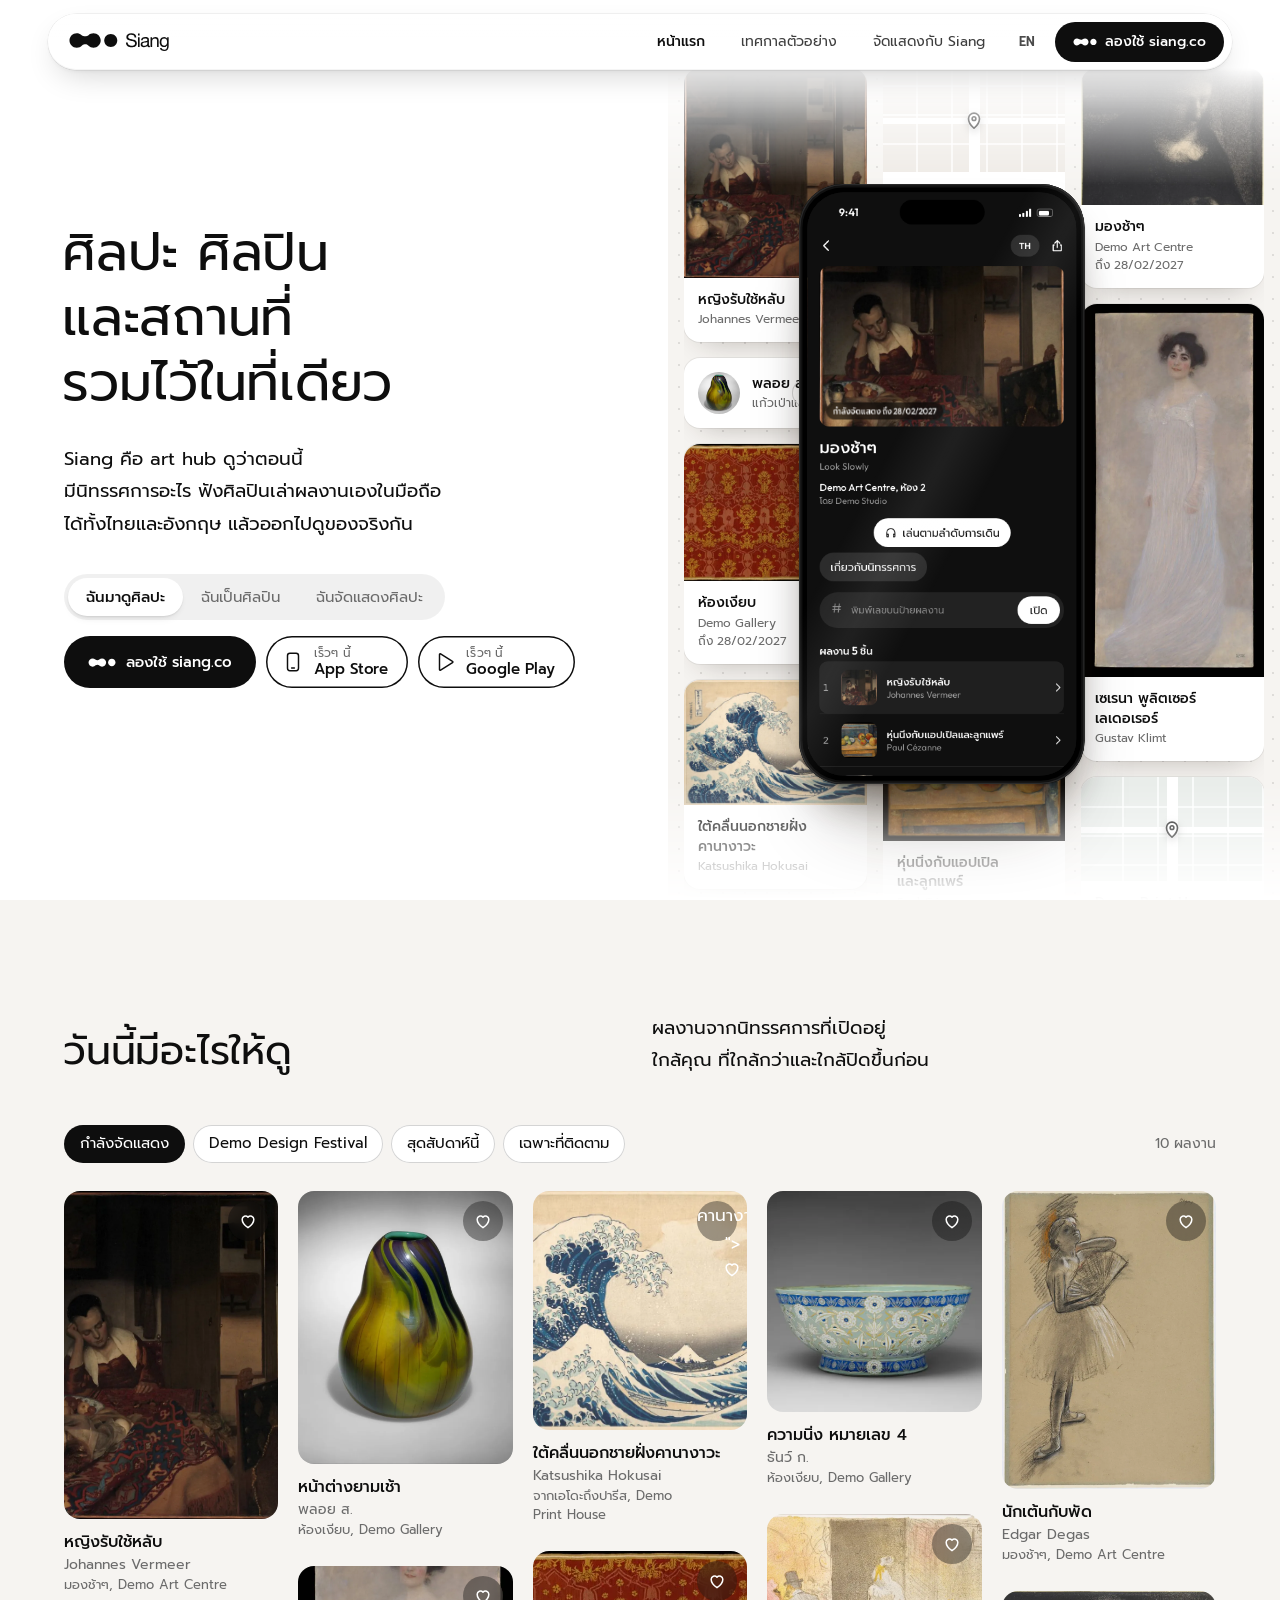
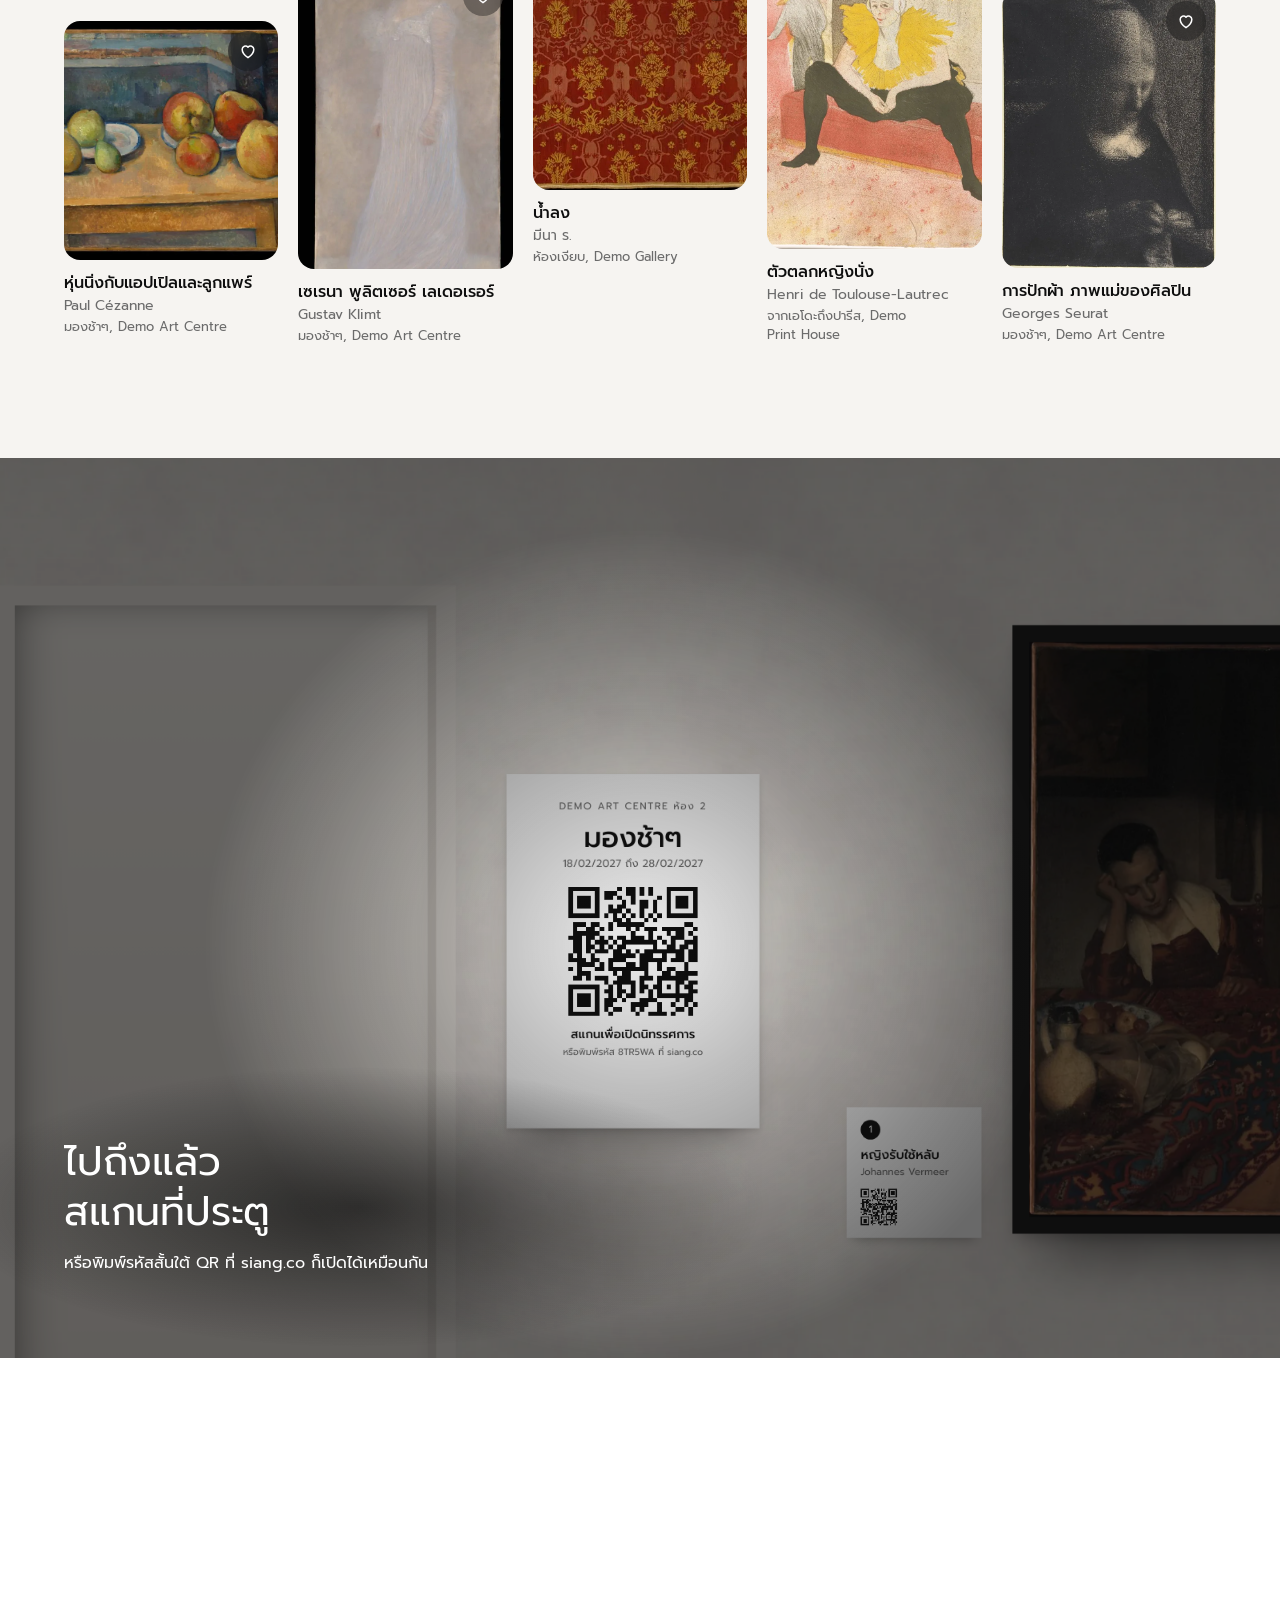
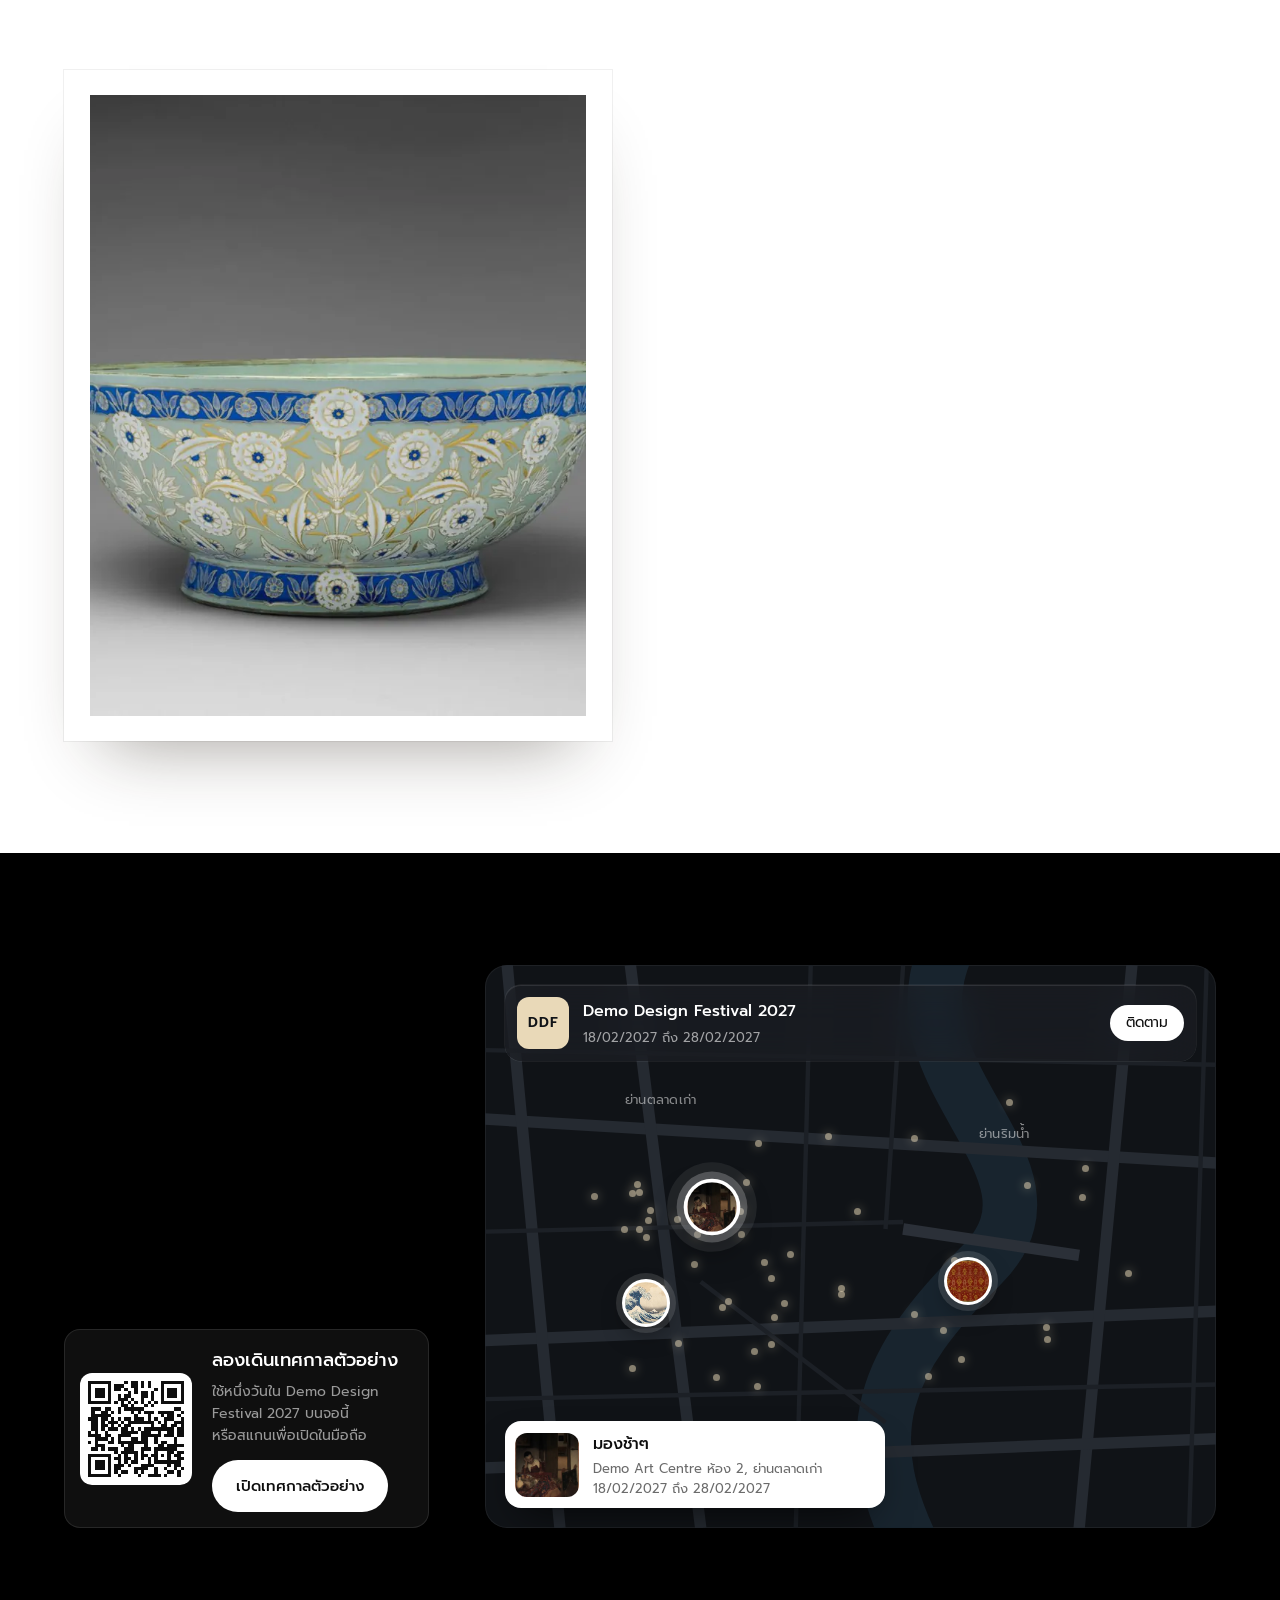
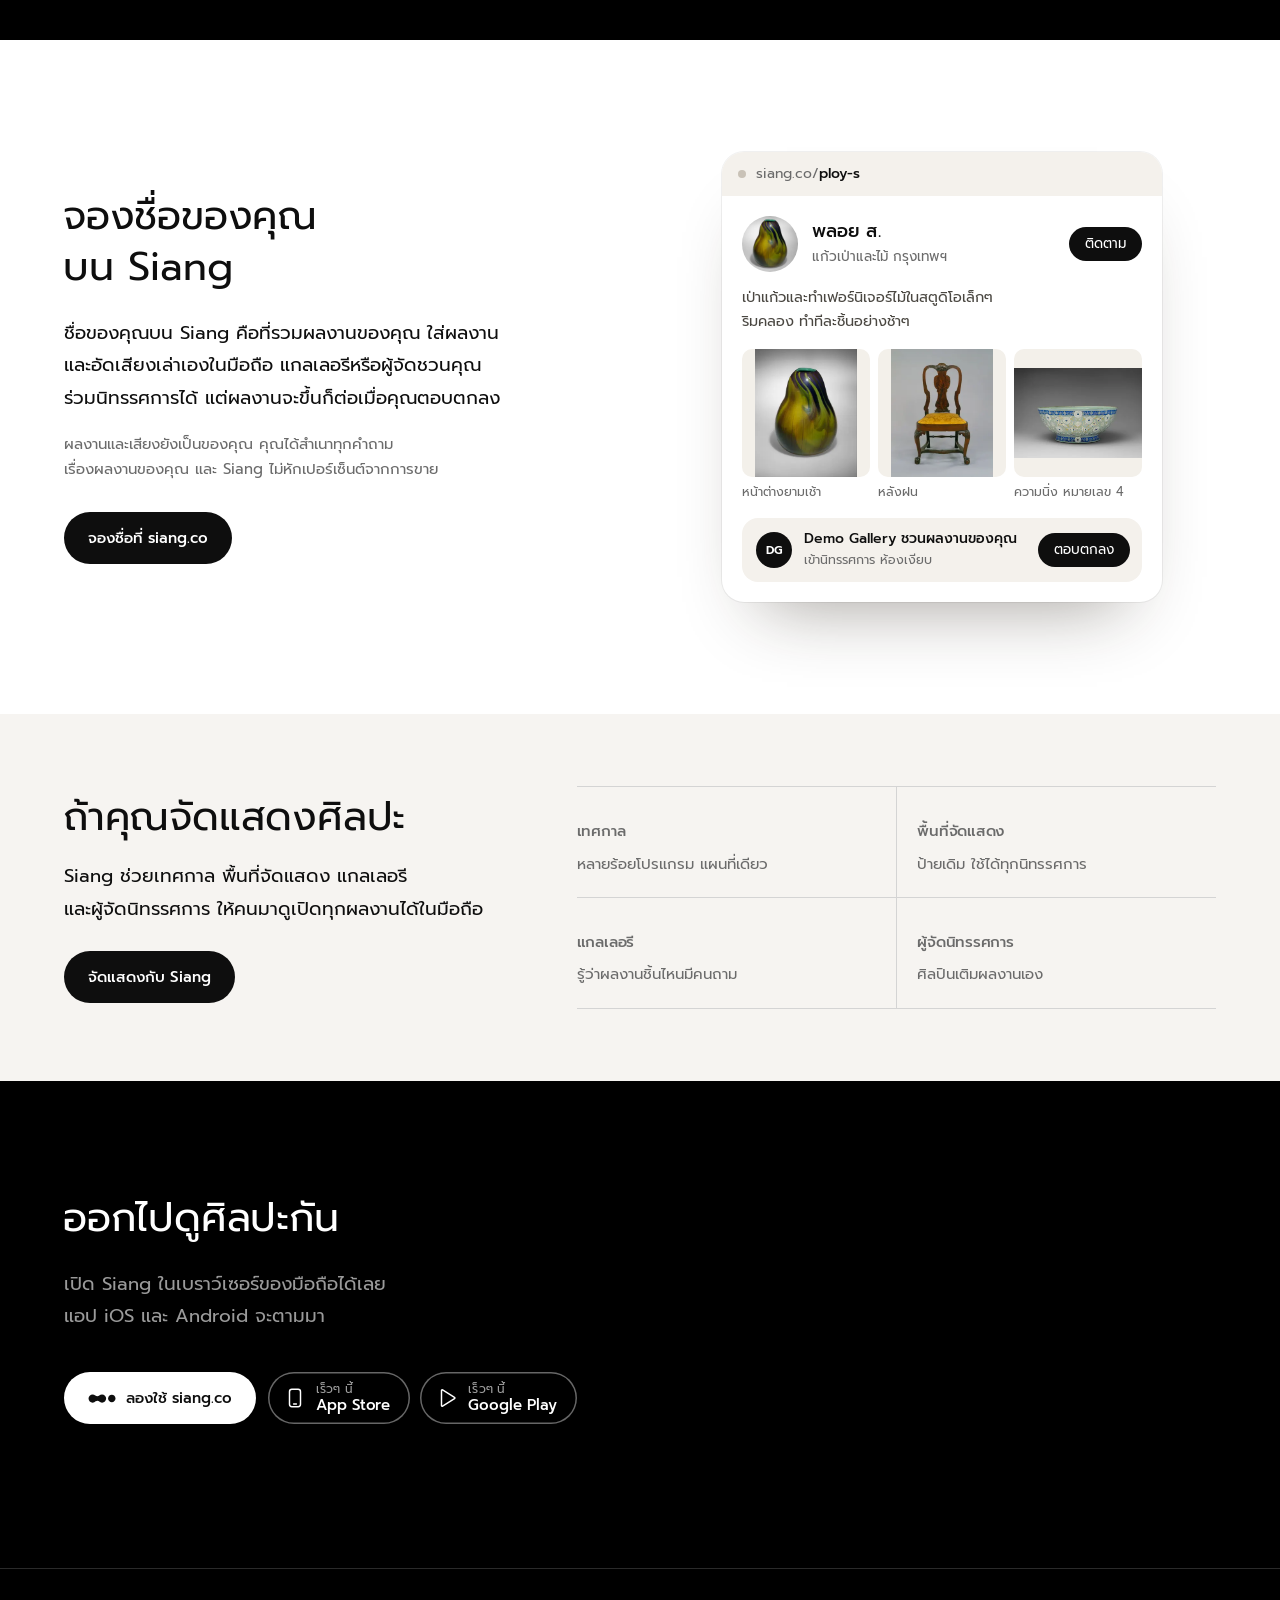
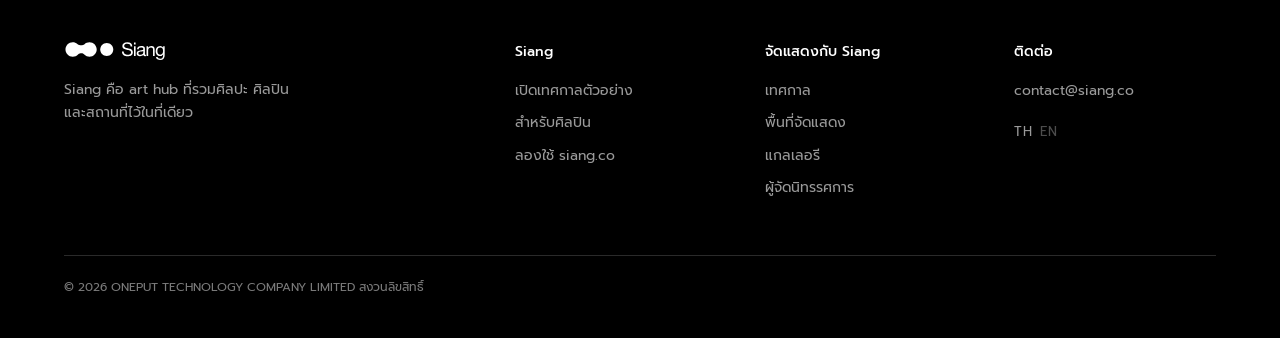
<file: site/index.html>
<!doctype html><html lang="th"><head><meta charset="utf-8"><meta name="viewport" content="width=device-width, initial-scale=1, viewport-fit=cover"><title>Siang art hub: ศิลปะ ศิลปิน และสถานที่ ในที่เดียว</title><meta name="description" content="หานิทรรศการที่อยากไป เปิดดูทุกผลงานในมือถือ ฟังเรื่องจากศิลปิน แล้วเก็บชิ้นที่ชอบไว้"><meta name="robots" content="noindex, nofollow"><link rel="canonical" href="https://info.siang.co/"><link rel="alternate" hreflang="th" href="https://info.siang.co/"><link rel="alternate" hreflang="en" href="https://info.siang.co/en/"><meta property="og:title" content="Siang art hub: ศิลปะ ศิลปิน และสถานที่ ในที่เดียว"><meta property="og:description" content="หานิทรรศการที่อยากไป เปิดดูทุกผลงานในมือถือ ฟังเรื่องจากศิลปิน แล้วเก็บชิ้นที่ชอบไว้"><meta property="og:image" content="https://info.siang.co/assets/art/vermeer-1200.webp"><meta name="theme-color" content="#ffffff"><link rel="icon" href="assets/brand/siang-symbol-black.svg" type="image/svg+xml"><link rel="preload" href="assets/fonts/prompt-thai-400-normal.woff2" as="font" type="font/woff2" crossorigin><link rel="stylesheet" href="assets/fonts.css"><link rel="stylesheet" href="assets/css/base.css"><link rel="stylesheet" href="assets/css/phone.css"><link rel="stylesheet" href="assets/css/scene.css"><link rel="stylesheet" href="assets/css/home.css"></head><body><a class="skip" href="#main"><span class="nb">ข้ามไปที่เนื้อหา</span></a><header class="nav"><div class="bar"><a class="logo" href="" aria-label="Siang"><img class="lb" src="assets/brand/siang-lockup-black.svg" alt="Siang" width="88" height="20"><img class="lw" src="assets/brand/siang-lockup-white.svg" alt="" width="88" height="20"></a><span class="nsp"></span><a class="ndemo" href="" aria-current=page><span class="nb">หน้าแรก</span></a><a class="ndemo" href="demo/"><span class="nb">เทศกาลตัวอย่าง</span></a><a class="nfor" href="for/"><span><span class="nb">จัดแสดงกับ</span> <span class="nb">Siang</span></span></a><a class="nlang" href="en/" hreflang="en" lang="en" aria-label="English">EN</a><a class="btn go sm" href="https://siang.co"><svg class="sym" viewBox="1623 123 94 30" aria-hidden="true"><path d="M1670.166 124.426C1666.562 124.426 1663.284 125.818 1660.835 128.09C1656.951 131.334 1650.79 130.317 1647.928 128.154C1647.7 127.94 1647.468 127.732 1647.226 127.533C1644.859 125.592 1641.831 124.426 1638.53 124.426C1630.951 124.426 1624.807 130.571 1624.807 138.15C1624.807 145.729 1630.951 151.873 1638.53 151.873C1642.473 151.873 1646.024 150.208 1648.528 147.545C1654.318 143.612 1658.304 145.9 1659.965 147.328C1660.241 147.634 1660.531 147.927 1660.833 148.207L1660.835 148.21L1660.835 148.209C1663.284 150.482 1666.562 151.873 1670.166 151.873C1677.746 151.873 1683.89 145.729 1683.89 138.15C1683.89 130.571 1677.746 124.426 1670.166 124.426Z"/><path d="M1702.884 125.807C1696.067 125.807 1690.541 131.333 1690.541 138.15C1690.541 144.966 1696.067 150.493 1702.884 150.493C1709.7 150.493 1715.227 144.966 1715.227 138.15C1715.227 131.333 1709.7 125.807 1702.884 125.807Z"/></svg><span><span class="nb">ลองใช้</span> <span class="nb">siang.co</span></span></a><button class="menu-btn" type="button" aria-label="เมนู" aria-expanded="false" data-menu><svg aria-hidden="true" width="22" height="22" viewBox="0 0 24 24" fill="none" stroke="currentColor" stroke-width="1.75" stroke-linecap="round"><path d="M4 9h16M4 15h16"/></svg></button></div></header><div class="sheet" id="sheet" aria-hidden="true"><nav aria-label="หน้าหลัก"><a href=""><span class="nb">หน้าแรก</span></a><a href="demo/"><span class="nb">เปิดเทศกาลตัวอย่าง</span></a><a href="#artists"><span class="nb">สำหรับศิลปิน</span></a></nav><a class="sh-for" href="for/"><b><span class="nb">จัดแสดงกับ</span> <span class="nb">Siang</span></b><small><span class="nb">สำหรับเทศกาล</span> <span class="nb">พื้นที่จัดแสดง</span> <span class="nb">แกลเลอรี</span> <span class="nb">และผู้จัดนิทรรศการ</span></small></a><div class="sh-row"><a class="btn go sm" href="https://siang.co"><svg class="sym" viewBox="1623 123 94 30" aria-hidden="true"><path d="M1670.166 124.426C1666.562 124.426 1663.284 125.818 1660.835 128.09C1656.951 131.334 1650.79 130.317 1647.928 128.154C1647.7 127.94 1647.468 127.732 1647.226 127.533C1644.859 125.592 1641.831 124.426 1638.53 124.426C1630.951 124.426 1624.807 130.571 1624.807 138.15C1624.807 145.729 1630.951 151.873 1638.53 151.873C1642.473 151.873 1646.024 150.208 1648.528 147.545C1654.318 143.612 1658.304 145.9 1659.965 147.328C1660.241 147.634 1660.531 147.927 1660.833 148.207L1660.835 148.21L1660.835 148.209C1663.284 150.482 1666.562 151.873 1670.166 151.873C1677.746 151.873 1683.89 145.729 1683.89 138.15C1683.89 130.571 1677.746 124.426 1670.166 124.426Z"/><path d="M1702.884 125.807C1696.067 125.807 1690.541 131.333 1690.541 138.15C1690.541 144.966 1696.067 150.493 1702.884 150.493C1709.7 150.493 1715.227 144.966 1715.227 138.15C1715.227 131.333 1709.7 125.807 1702.884 125.807Z"/></svg><span><span class="nb">ลองใช้</span> <span class="nb">siang.co</span></span></a><span class="lang"><a href="" hreflang="th" aria-current=true>TH</a><a href="en/" hreflang="en">EN</a></span></div></div><main id="main"><section class="hub" id="top"><div class="w hub-g"><div class="hub-copy"><h1 class="display rw"><span class="wd nb" style="--i:0"><span class="nb">ศิลปะ</span></span><wbr> <span class="wd nb" style="--i:1"><span class="nb">ศิลปิน</span></span><wbr><br><span class="wd nb" style="--i:2"><span class="nb">และสถานที่</span></span><wbr><br><span class="wd nb" style="--i:3"><span class="nb">รวมไว้ในที่เดียว</span></span><wbr></h1><p class="lede fade"><span class="nb">Siang</span> <span class="nb">คือ</span> <span class="nb">art</span> <span class="nb">hub</span> <span class="nb">ดูว่าตอนนี้</span><span class="nb"><span class="nb">มีนิทรรศการอะไร</span></span> <span class="nb">ฟังศิลปิน</span><span class="nb"><span class="nb">เล่าผลงานเอง</span></span><span class="nb">ในมือถือ</span> <span class="nb">ได้ทั้งไทยและอังกฤษ</span> <span class="nb">แล้วออกไปดูของจริงกัน</span></p><div class="hc fade"><div class="hc-seg" role="tablist" aria-label="คุณคือใคร"><i class="hc-lens" aria-hidden="true"></i><button type="button" role="tab" id="hc-see" aria-controls="hp-see" aria-selected="true" data-hc="see"><span class="nb">ฉันมาดูศิลปะ</span></button><button type="button" role="tab" id="hc-artist" aria-controls="hp-artist" aria-selected="false" data-hc="artist" tabindex=-1><span class="nb">ฉันเป็นศิลปิน</span></button><button type="button" role="tab" id="hc-show" aria-controls="hp-show" aria-selected="false" data-hc="show" tabindex=-1><span class="nb">ฉันจัดแสดงศิลปะ</span></button></div><div class="hc-ps"><div class="hc-p on" id="hp-see" role="tabpanel" aria-labelledby="hc-see"><div class="hc-row"><a class="btn go " href="https://siang.co"><svg class="sym" viewBox="1623 123 94 30" aria-hidden="true"><path d="M1670.166 124.426C1666.562 124.426 1663.284 125.818 1660.835 128.09C1656.951 131.334 1650.79 130.317 1647.928 128.154C1647.7 127.94 1647.468 127.732 1647.226 127.533C1644.859 125.592 1641.831 124.426 1638.53 124.426C1630.951 124.426 1624.807 130.571 1624.807 138.15C1624.807 145.729 1630.951 151.873 1638.53 151.873C1642.473 151.873 1646.024 150.208 1648.528 147.545C1654.318 143.612 1658.304 145.9 1659.965 147.328C1660.241 147.634 1660.531 147.927 1660.833 148.207L1660.835 148.21L1660.835 148.209C1663.284 150.482 1666.562 151.873 1670.166 151.873C1677.746 151.873 1683.89 145.729 1683.89 138.15C1683.89 130.571 1677.746 124.426 1670.166 124.426Z"/><path d="M1702.884 125.807C1696.067 125.807 1690.541 131.333 1690.541 138.15C1690.541 144.966 1696.067 150.493 1702.884 150.493C1709.7 150.493 1715.227 144.966 1715.227 138.15C1715.227 131.333 1709.7 125.807 1702.884 125.807Z"/></svg><span><span class="nb">ลองใช้</span> <span class="nb">siang.co</span></span></a><div class="stores "><a class="btn store" href="app/?os=ios"><svg viewBox="0 0 24 24" aria-hidden="true"><rect x="6" y="2.5" width="12" height="19" rx="2.6" fill="none" stroke="currentColor" stroke-width="1.6"/><path d="M10.5 18.5h3" stroke="currentColor" stroke-width="1.6" stroke-linecap="round"/></svg><span><small><span class="nb">เร็วๆ</span> <span class="nb">นี้</span></small><b>App Store</b></span></a><a class="btn store" href="app/?os=android"><svg viewBox="0 0 24 24" aria-hidden="true"><path d="M6 3.8v16.4a.8.8 0 0 0 1.2.7l13-8.2a.8.8 0 0 0 0-1.4l-13-8.2A.8.8 0 0 0 6 3.8z" fill="none" stroke="currentColor" stroke-width="1.6" stroke-linejoin="round"/></svg><span><small><span class="nb">เร็วๆ</span> <span class="nb">นี้</span></small><b>Google Play</b></span></a></div></div></div><div class="hc-p" id="hp-artist" role="tabpanel" aria-labelledby="hc-artist" hidden><form class="hc-claim" action="https://www.siang.co/join" data-claim><label class="hc-field"><span class="hc-pre">siang.co/</span><input name="h" maxlength="30" autocomplete="off" spellcheck="false" autocapitalize="none" placeholder="ploy-s" aria-label="ชื่อที่อยากได้บน Siang"></label><button class="btn" type="submit"><span class="nb">ไปจองต่อที่</span> <span class="nb">siang.co</span></button></form><small class="hc-note"><span class="nb">ใช้ภาษาอังกฤษตัวเล็ก</span> <span class="nb">ตัวเลข</span> <span class="nb">หรือขีดกลาง</span></small></div><div class="hc-p" id="hp-show" role="tabpanel" aria-labelledby="hc-show" hidden><div class="hc-row"><a class="btn" href="for/"><span class="nb">จัดแสดงกับ</span> <span class="nb">Siang</span></a><a class="btn line" href="demo/"><span class="nb">เปิดเทศกาลตัวอย่าง</span></a></div></div></div></div></div><div class="hub-wall" aria-hidden="true"><div class="hcol c1"><div class="hrun"><figure class="ht art"><img src="assets/art/vermeer-800.webp" alt="" loading="lazy" decoding="async"><figcaption><b><span class="nb">หญิงรับใช้หลับ</span></b><small>Johannes Vermeer</small></figcaption></figure><div class="ht who"><span class="av"><img src="assets/art/vase-320.webp" alt=""></span><span><b><span class="nb">พลอย&nbsp;ส.</span></b><small><span class="nb">แก้วเป่าและไม้</span></small></span><span class="fo"><span class="nb">ติดตาม</span></span></div><div class="ht show"><span class="cv" style="background-image:url(assets/art/textile-800.webp)"></span><span class="pt"><b><span class="nb">ห้องเงียบ</span></b><small>Demo Gallery</small><small><span class="nb">ถึง</span> <span class="nb">28/02/2027</span></small></span></div><figure class="ht art"><img src="assets/art/wave-800.webp" alt="" loading="lazy" decoding="async"><figcaption><b><span class="nb">ใต้คลื่นนอกชายฝั่ง</span><span class="nb"><span class="nb">คานางาวะ</span></span></b><small>Katsushika Hokusai</small></figcaption></figure><figure class="ht art"><img src="assets/art/vermeer-800.webp" alt="" loading="lazy" decoding="async"><figcaption><b><span class="nb">หญิงรับใช้หลับ</span></b><small>Johannes Vermeer</small></figcaption></figure><div class="ht who"><span class="av"><img src="assets/art/vase-320.webp" alt=""></span><span><b><span class="nb">พลอย&nbsp;ส.</span></b><small><span class="nb">แก้วเป่าและไม้</span></small></span><span class="fo"><span class="nb">ติดตาม</span></span></div><div class="ht show"><span class="cv" style="background-image:url(assets/art/textile-800.webp)"></span><span class="pt"><b><span class="nb">ห้องเงียบ</span></b><small>Demo Gallery</small><small><span class="nb">ถึง</span> <span class="nb">28/02/2027</span></small></span></div><figure class="ht art"><img src="assets/art/wave-800.webp" alt="" loading="lazy" decoding="async"><figcaption><b><span class="nb">ใต้คลื่นนอกชายฝั่ง</span><span class="nb"><span class="nb">คานางาวะ</span></span></b><small>Katsushika Hokusai</small></figcaption></figure></div></div><div class="hcol c2"><div class="hrun"><div class="ht place"><span class="map m1" aria-hidden="true"><svg aria-hidden="true" width="22" height="22" viewBox="0 0 24 24" fill="none" stroke="currentColor" stroke-width="1.8" stroke-linecap="round" stroke-linejoin="round"><path d="M12 21s-6-5.3-6-10.5a6 6 0 0 1 12 0C18 15.7 12 21 12 21z"/><circle cx="12" cy="10.5" r="2"/></svg></span><span class="pt"><b>Demo Gallery</b><small><span class="nb">ย่านริมน้ำ</span></small><em><span class="nb">กำลังจัดแสดง:</span> <span class="nb">ห้องเงียบ</span></em></span></div><figure class="ht art"><img src="assets/art/degas-800.webp" alt="" loading="lazy" decoding="async"><figcaption><b><span class="nb">นักเต้นกับพัด</span></b><small>Edgar Degas</small></figcaption></figure><div class="ht who"><span class="av"><img src="assets/art/bowl-320.webp" alt=""></span><span><b><span class="nb">ธันว์&nbsp;ก.</span></b><small><span class="nb">เซรามิก</span></small></span><span class="fo"><span class="nb">ติดตาม</span></span></div><figure class="ht art"><img src="assets/art/cezanne-800.webp" alt="" loading="lazy" decoding="async"><figcaption><b><span class="nb">หุ่นนิ่ง</span><wbr><span class="nb">กับแอปเปิล</span><wbr><span class="nb">และลูกแพร์</span></b><small>Paul Cézanne</small></figcaption></figure><div class="ht place"><span class="map m1" aria-hidden="true"><svg aria-hidden="true" width="22" height="22" viewBox="0 0 24 24" fill="none" stroke="currentColor" stroke-width="1.8" stroke-linecap="round" stroke-linejoin="round"><path d="M12 21s-6-5.3-6-10.5a6 6 0 0 1 12 0C18 15.7 12 21 12 21z"/><circle cx="12" cy="10.5" r="2"/></svg></span><span class="pt"><b>Demo Gallery</b><small><span class="nb">ย่านริมน้ำ</span></small><em><span class="nb">กำลังจัดแสดง:</span> <span class="nb">ห้องเงียบ</span></em></span></div><figure class="ht art"><img src="assets/art/degas-800.webp" alt="" loading="lazy" decoding="async"><figcaption><b><span class="nb">นักเต้นกับพัด</span></b><small>Edgar Degas</small></figcaption></figure><div class="ht who"><span class="av"><img src="assets/art/bowl-320.webp" alt=""></span><span><b><span class="nb">ธันว์&nbsp;ก.</span></b><small><span class="nb">เซรามิก</span></small></span><span class="fo"><span class="nb">ติดตาม</span></span></div><figure class="ht art"><img src="assets/art/cezanne-800.webp" alt="" loading="lazy" decoding="async"><figcaption><b><span class="nb">หุ่นนิ่ง</span><wbr><span class="nb">กับแอปเปิล</span><wbr><span class="nb">และลูกแพร์</span></b><small>Paul Cézanne</small></figcaption></figure></div></div><div class="hcol c3"><div class="hrun"><div class="ht show"><span class="cv" style="background-image:url(assets/art/seurat-800.webp)"></span><span class="pt"><b><span class="nb">มองช้าๆ</span></b><small>Demo Art Centre</small><small><span class="nb">ถึง</span> <span class="nb">28/02/2027</span></small></span></div><figure class="ht art"><img src="assets/art/klimt-800.webp" alt="" loading="lazy" decoding="async"><figcaption><b><span class="nb">เซเรนา</span> <span class="nb">พูลิตเซอร์</span> <span class="nb">เลเดอเรอร์</span></b><small>Gustav Klimt</small></figcaption></figure><div class="ht place"><span class="map m2" aria-hidden="true"><svg aria-hidden="true" width="22" height="22" viewBox="0 0 24 24" fill="none" stroke="currentColor" stroke-width="1.8" stroke-linecap="round" stroke-linejoin="round"><path d="M12 21s-6-5.3-6-10.5a6 6 0 0 1 12 0C18 15.7 12 21 12 21z"/><circle cx="12" cy="10.5" r="2"/></svg></span><span class="pt"><b>Demo Print House</b><small><span class="nb">ย่านตลาดเก่า</span></small><em><span class="nb">กำลังจัดแสดง:</span> <span class="nb">จากเอโดะถึงปารีส</span></em></span></div><div class="ht who"><span class="av"><img src="assets/art/textile-320.webp" alt=""></span><span><b><span class="nb">มีนา&nbsp;ร.</span></b><small><span class="nb">ผ้าไหมทอมือ</span></small></span><span class="fo"><span class="nb">ติดตาม</span></span></div><div class="ht show"><span class="cv" style="background-image:url(assets/art/seurat-800.webp)"></span><span class="pt"><b><span class="nb">มองช้าๆ</span></b><small>Demo Art Centre</small><small><span class="nb">ถึง</span> <span class="nb">28/02/2027</span></small></span></div><figure class="ht art"><img src="assets/art/klimt-800.webp" alt="" loading="lazy" decoding="async"><figcaption><b><span class="nb">เซเรนา</span> <span class="nb">พูลิตเซอร์</span> <span class="nb">เลเดอเรอร์</span></b><small>Gustav Klimt</small></figcaption></figure><div class="ht place"><span class="map m2" aria-hidden="true"><svg aria-hidden="true" width="22" height="22" viewBox="0 0 24 24" fill="none" stroke="currentColor" stroke-width="1.8" stroke-linecap="round" stroke-linejoin="round"><path d="M12 21s-6-5.3-6-10.5a6 6 0 0 1 12 0C18 15.7 12 21 12 21z"/><circle cx="12" cy="10.5" r="2"/></svg></span><span class="pt"><b>Demo Print House</b><small><span class="nb">ย่านตลาดเก่า</span></small><em><span class="nb">กำลังจัดแสดง:</span> <span class="nb">จากเอโดะถึงปารีส</span></em></span></div><div class="ht who"><span class="av"><img src="assets/art/textile-320.webp" alt=""></span><span><b><span class="nb">มีนา&nbsp;ร.</span></b><small><span class="nb">ผ้าไหมทอมือ</span></small></span><span class="fo"><span class="nb">ติดตาม</span></span></div></div></div></div><div class="hub-ph"><div class="phone" data-h="600"><div class="phone-in" data-phone data-base="assets/" data-lang="th" data-start="app:look"><div class="pa"></div></div></div><span class="try"><i class="dot"></i><span><span class="nb">กดในหน้าจอเพื่อลองใช้</span></span></span></div></div></section><section class="sec warm art" id="art" aria-labelledby="art-h"><div class="w"><div class="art-head"><h2 class="sh m rw" id=art-h><span class="wd nb" style="--i:0"><span class="nb">วันนี้มีอะไรให้ดู</span></span><wbr></h2><p class="lede fade"><span class="nb">ผลงานจากนิทรรศการ</span><span class="nb"><span class="nb">ที่เปิดอยู่</span></span><span class="nb">ใกล้คุณ</span> <span class="nb">ที่ใกล้</span><wbr><span class="nb">กว่า</span><wbr><span class="nb">และใกล้</span><wbr><span class="nb">ปิด</span><wbr><span class="nb">ขึ้น</span><wbr><span class="nb">ก่อน</span></p></div><div class="fd" data-feed><div class="fd-bar" data-hscroll role="group" aria-label="ตัวกรอง"><button class="fd-chip on" type="button" data-f="all" aria-pressed="true"><span class="nb">กำลังจัดแสดง</span></button><button class="fd-chip" type="button" data-f="fest" aria-pressed="false">Demo Design Festival</button><button class="fd-chip" type="button" data-f="wk" aria-pressed="false"><span class="nb">สุดสัปดาห์นี้</span></button><button class="fd-chip" type="button" data-f="fol" aria-pressed="false"><span class="nb">เฉพาะที่ติดตาม</span></button><span class="fd-n" aria-live="polite"></span></div><p class="fd-empty" hidden><span class="nb">ตัวอย่างนี้ติดตาม</span> <span class="nb">พลอย&nbsp;ส.</span> <span class="nb">ไว้</span> <span class="nb">ผลงาน</span><wbr><span class="nb">ของศิลปิน</span><wbr><span class="nb">ที่คุณ</span><wbr><span class="nb">ติดตาม</span><wbr><span class="nb">จะ</span><wbr><span class="nb">ขึ้น</span><wbr><span class="nb">ที่นี่</span></p><div class="fd-g"><figure class="fd-c" data-fest="1" data-near="0" data-fol="0" style="--i:0"><span class="fd-m"><img src="assets/art/vermeer-800.webp" alt="" loading="lazy" decoding="async" style="aspect-ratio:0.871"><button class="fd-h" type="button" aria-pressed="false" aria-label="เก็บไว้: หญิงรับใช้หลับ"><svg aria-hidden="true" width="20" height="20" viewBox="0 0 24 24" fill="none" stroke="currentColor" stroke-width="1.8" stroke-linecap="round" stroke-linejoin="round"><path d="M12 20s-7-4.4-7-10a4 4 0 0 1 7-2.6A4 4 0 0 1 19 10c0 5.6-7 10-7 10z"/></svg></button></span><figcaption><b><span class="nb">หญิงรับใช้หลับ</span></b><small>Johannes Vermeer</small><small class="fd-s"><span class="nb">มองช้าๆ,</span> <span class="nb">Demo</span> <span class="nb">Art</span> <span class="nb">Centre</span></small></figcaption></figure><figure class="fd-c" data-fest="1" data-near="1" data-fol="1" style="--i:1"><span class="fd-m"><img src="assets/art/vase-800.webp" alt="" loading="lazy" decoding="async" style="aspect-ratio:0.800"><button class="fd-h" type="button" aria-pressed="false" aria-label="เก็บไว้: หน้าต่างยามเช้า"><svg aria-hidden="true" width="20" height="20" viewBox="0 0 24 24" fill="none" stroke="currentColor" stroke-width="1.8" stroke-linecap="round" stroke-linejoin="round"><path d="M12 20s-7-4.4-7-10a4 4 0 0 1 7-2.6A4 4 0 0 1 19 10c0 5.6-7 10-7 10z"/></svg></button></span><figcaption><b><span class="nb">หน้าต่างยามเช้า</span></b><small><span class="nb">พลอย&nbsp;ส.</span></small><small class="fd-s"><span class="nb">ห้องเงียบ,</span> <span class="nb">Demo</span> <span class="nb">Gallery</span></small></figcaption></figure><figure class="fd-c" data-fest="1" data-near="0" data-fol="0" style="--i:2"><span class="fd-m"><img src="assets/art/wave-800.webp" alt="" loading="lazy" decoding="async" style="aspect-ratio:1.300"><button class="fd-h" type="button" aria-pressed="false" aria-label="เก็บไว้: ใต้คลื่นนอกชายฝั่ง<span class="nb"><span class="nb">คานางาวะ</span></span>"><svg aria-hidden="true" width="20" height="20" viewBox="0 0 24 24" fill="none" stroke="currentColor" stroke-width="1.8" stroke-linecap="round" stroke-linejoin="round"><path d="M12 20s-7-4.4-7-10a4 4 0 0 1 7-2.6A4 4 0 0 1 19 10c0 5.6-7 10-7 10z"/></svg></button></span><figcaption><b><span class="nb">ใต้คลื่นนอกชายฝั่ง</span><span class="nb"><span class="nb">คานางาวะ</span></span></b><small>Katsushika Hokusai</small><small class="fd-s"><span class="nb">จากเอโดะถึงปารีส,</span> <span class="nb">Demo</span> <span class="nb">Print</span> <span class="nb">House</span></small></figcaption></figure><figure class="fd-c" data-fest="1" data-near="1" data-fol="0" style="--i:3"><span class="fd-m"><img src="assets/art/bowl-800.webp" alt="" loading="lazy" decoding="async" style="aspect-ratio:1.300"><button class="fd-h" type="button" aria-pressed="false" aria-label="เก็บไว้: ความนิ่ง หมายเลข 4"><svg aria-hidden="true" width="20" height="20" viewBox="0 0 24 24" fill="none" stroke="currentColor" stroke-width="1.8" stroke-linecap="round" stroke-linejoin="round"><path d="M12 20s-7-4.4-7-10a4 4 0 0 1 7-2.6A4 4 0 0 1 19 10c0 5.6-7 10-7 10z"/></svg></button></span><figcaption><b><span class="nb">ความนิ่ง</span> <span class="nb">หมายเลข</span> <span class="nb">4</span></b><small><span class="nb">ธันว์&nbsp;ก.</span></small><small class="fd-s"><span class="nb">ห้องเงียบ,</span> <span class="nb">Demo</span> <span class="nb">Gallery</span></small></figcaption></figure><figure class="fd-c" data-fest="1" data-near="0" data-fol="0" style="--i:4"><span class="fd-m"><img src="assets/art/degas-800.webp" alt="" loading="lazy" decoding="async" style="aspect-ratio:0.720"><button class="fd-h" type="button" aria-pressed="false" aria-label="เก็บไว้: นักเต้นกับพัด"><svg aria-hidden="true" width="20" height="20" viewBox="0 0 24 24" fill="none" stroke="currentColor" stroke-width="1.8" stroke-linecap="round" stroke-linejoin="round"><path d="M12 20s-7-4.4-7-10a4 4 0 0 1 7-2.6A4 4 0 0 1 19 10c0 5.6-7 10-7 10z"/></svg></button></span><figcaption><b><span class="nb">นักเต้นกับพัด</span></b><small>Edgar Degas</small><small class="fd-s"><span class="nb">มองช้าๆ,</span> <span class="nb">Demo</span> <span class="nb">Art</span> <span class="nb">Centre</span></small></figcaption></figure><figure class="fd-c" data-fest="1" data-near="0" data-fol="0" style="--i:5"><span class="fd-m"><img src="assets/art/lautrec-800.webp" alt="" loading="lazy" decoding="async" style="aspect-ratio:0.768"><button class="fd-h" type="button" aria-pressed="false" aria-label="เก็บไว้: ตัวตลกหญิงนั่ง"><svg aria-hidden="true" width="20" height="20" viewBox="0 0 24 24" fill="none" stroke="currentColor" stroke-width="1.8" stroke-linecap="round" stroke-linejoin="round"><path d="M12 20s-7-4.4-7-10a4 4 0 0 1 7-2.6A4 4 0 0 1 19 10c0 5.6-7 10-7 10z"/></svg></button></span><figcaption><b><span class="nb">ตัวตลกหญิงนั่ง</span></b><small>Henri de Toulouse-Lautrec</small><small class="fd-s"><span class="nb">จากเอโดะถึงปารีส,</span> <span class="nb">Demo</span> <span class="nb">Print</span> <span class="nb">House</span></small></figcaption></figure><figure class="fd-c" data-fest="1" data-near="1" data-fol="0" style="--i:6"><span class="fd-m"><img src="assets/art/textile-800.webp" alt="" loading="lazy" decoding="async" style="aspect-ratio:1.300"><button class="fd-h" type="button" aria-pressed="false" aria-label="เก็บไว้: น้ำลง"><svg aria-hidden="true" width="20" height="20" viewBox="0 0 24 24" fill="none" stroke="currentColor" stroke-width="1.8" stroke-linecap="round" stroke-linejoin="round"><path d="M12 20s-7-4.4-7-10a4 4 0 0 1 7-2.6A4 4 0 0 1 19 10c0 5.6-7 10-7 10z"/></svg></button></span><figcaption><b><span class="nb">น้ำลง</span></b><small><span class="nb">มีนา&nbsp;ร.</span></small><small class="fd-s"><span class="nb">ห้องเงียบ,</span> <span class="nb">Demo</span> <span class="nb">Gallery</span></small></figcaption></figure><figure class="fd-c" data-fest="1" data-near="0" data-fol="0" style="--i:7"><span class="fd-m"><img src="assets/art/cezanne-800.webp" alt="" loading="lazy" decoding="async" style="aspect-ratio:1.296"><button class="fd-h" type="button" aria-pressed="false" aria-label="เก็บไว้: หุ่นนิ่งกับแอปเปิลและลูกแพร์"><svg aria-hidden="true" width="20" height="20" viewBox="0 0 24 24" fill="none" stroke="currentColor" stroke-width="1.8" stroke-linecap="round" stroke-linejoin="round"><path d="M12 20s-7-4.4-7-10a4 4 0 0 1 7-2.6A4 4 0 0 1 19 10c0 5.6-7 10-7 10z"/></svg></button></span><figcaption><b><span class="nb">หุ่นนิ่ง</span><wbr><span class="nb">กับแอปเปิล</span><wbr><span class="nb">และลูกแพร์</span></b><small>Paul Cézanne</small><small class="fd-s"><span class="nb">มองช้าๆ,</span> <span class="nb">Demo</span> <span class="nb">Art</span> <span class="nb">Centre</span></small></figcaption></figure><figure class="fd-c" data-fest="1" data-near="0" data-fol="0" style="--i:8"><span class="fd-m"><img src="assets/art/klimt-800.webp" alt="" loading="lazy" decoding="async" style="aspect-ratio:0.720"><button class="fd-h" type="button" aria-pressed="false" aria-label="เก็บไว้: เซเรนา พูลิตเซอร์ เลเดอเรอร์"><svg aria-hidden="true" width="20" height="20" viewBox="0 0 24 24" fill="none" stroke="currentColor" stroke-width="1.8" stroke-linecap="round" stroke-linejoin="round"><path d="M12 20s-7-4.4-7-10a4 4 0 0 1 7-2.6A4 4 0 0 1 19 10c0 5.6-7 10-7 10z"/></svg></button></span><figcaption><b><span class="nb">เซเรนา</span> <span class="nb">พูลิตเซอร์</span> <span class="nb">เลเดอเรอร์</span></b><small>Gustav Klimt</small><small class="fd-s"><span class="nb">มองช้าๆ,</span> <span class="nb">Demo</span> <span class="nb">Art</span> <span class="nb">Centre</span></small></figcaption></figure><figure class="fd-c" data-fest="1" data-near="0" data-fol="0" style="--i:9"><span class="fd-m"><img src="assets/art/seurat-800.webp" alt="" loading="lazy" decoding="async" style="aspect-ratio:0.774"><button class="fd-h" type="button" aria-pressed="false" aria-label="เก็บไว้: การปักผ้า ภาพแม่ของศิลปิน"><svg aria-hidden="true" width="20" height="20" viewBox="0 0 24 24" fill="none" stroke="currentColor" stroke-width="1.8" stroke-linecap="round" stroke-linejoin="round"><path d="M12 20s-7-4.4-7-10a4 4 0 0 1 7-2.6A4 4 0 0 1 19 10c0 5.6-7 10-7 10z"/></svg></button></span><figcaption><b><span class="nb">การปักผ้า</span> <span class="nb">ภาพแม่ของศิลปิน</span></b><small>Georges Seurat</small><small class="fd-s"><span class="nb">มองช้าๆ,</span> <span class="nb">Demo</span> <span class="nb">Art</span> <span class="nb">Centre</span></small></figcaption></figure></div></div></div></section><section class="scene room two" data-scene data-rest="1" style="--len:300vh" aria-label="ตัวอย่าง: สแกน QR ที่ประตูห้องจัดแสดง แล้วผลงานเปิดในมือถือ"><div class="stage"><div class="view" aria-hidden="true"><div class="plane side"></div><div class="plane floor"><i class="glow" style="left:760px;width:520px"></i><i class="glow" style="left:1330px;width:420px"></i><i class="glow" style="left:1850px;width:560px"></i><i class="glow" style="left:2480px;width:440px"></i></div><div class="plane wall"><div class="rail"></div><i class="lamp s0" style="left:543px;--r:12deg"></i><div class="door"></div><i class="light beam s0" style="left:440px;width:240px;height:600px"></i><i class="light pool s0" style="left:380px;top:270px;width:360px;height:440px"></i><div class="poster"><small><span class="nb">Demo</span> <span class="nb">Art</span> <span class="nb">Centre</span> <span class="nb">ห้อง</span> <span class="nb">2</span></small><b><span class="nb">มองช้าๆ</span></b><em><span class="nb">18/02/2027</span> <span class="nb">ถึง</span> <span class="nb">28/02/2027</span></em><svg xmlns="http://www.w3.org/2000/svg" viewBox="0 0 29 29" aria-hidden="true" shape-rendering="crispEdges"><path class="qrline" stroke="#0e0e0e" d="M0 0.5h7m4 0h1m1 0h2m1 0h1m1 0h1m3 0h7m-29 1h1m5 0h1m1 0h3m2 0h2m1 0h1m1 0h1m3 0h1m5 0h1m-29 1h1m1 0h3m1 0h1m1 0h2m1 0h1m2 0h1m5 0h1m1 0h1m1 0h3m1 0h1m-29 1h1m1 0h3m1 0h1m5 0h1m1 0h1m1 0h2m1 0h1m2 0h1m1 0h3m1 0h1m-29 1h1m1 0h3m1 0h1m2 0h1m1 0h2m3 0h2m1 0h1m2 0h1m1 0h3m1 0h1m-29 1h1m5 0h1m2 0h3m1 0h1m2 0h1m2 0h1m2 0h1m5 0h1m-29 1h7m1 0h1m1 0h1m1 0h1m1 0h1m1 0h1m1 0h1m1 0h1m1 0h7m-19 1h2m1 0h1m3 0h1m1 0h1m-19 1h3m1 0h2m2 0h1m1 0h6m9 0h2m-27 1h1m2 0h2m1 0h1m1 0h1m3 0h1m1 0h1m1 0h3m1 0h5m2 0h1m-28 1h6m7 0h1m3 0h1m3 0h1m1 0h2m1 0h1m-28 1h3m1 0h2m1 0h1m1 0h1m1 0h2m1 0h3m1 0h1m1 0h1m2 0h3m2 0h1m-28 1h2m1 0h1m1 0h3m1 0h1m1 0h8m1 0h1m1 0h1m2 0h3m-28 1h2m1 0h2m1 0h1m1 0h1m1 0h2m6 0h1m2 0h2m1 0h2m1 0h1m-28 1h2m1 0h1m1 0h3m1 0h2m1 0h1m1 0h1m1 0h9m1 0h2m-29 1h1m1 0h1m2 0h1m4 0h5m1 0h3m2 0h1m2 0h2m1 0h2m-29 1h4m1 0h2m2 0h4m3 0h6m1 0h3m1 0h2m-27 1h4m1 0h1m1 0h1m3 0h2m1 0h2m2 0h1m5 0h1m-27 1h1m1 0h1m3 0h2m1 0h9m2 0h1m1 0h2m2 0h1m-25 1h3m5 0h1m1 0h2m3 0h1m3 0h2m1 0h5m-28 1h2m1 0h1m1 0h3m2 0h3m2 0h3m1 0h7m-19 1h1m1 0h5m1 0h1m3 0h1m3 0h2m1 0h2m-29 1h7m2 0h1m1 0h1m2 0h1m1 0h2m1 0h2m1 0h1m1 0h1m1 0h2m-28 1h1m5 0h1m1 0h2m1 0h2m1 0h1m1 0h1m1 0h1m1 0h1m3 0h1m2 0h2m-29 1h1m1 0h3m1 0h1m2 0h1m1 0h1m1 0h2m3 0h1m1 0h8m-28 1h1m1 0h3m1 0h1m1 0h3m1 0h1m3 0h4m4 0h1m1 0h2m-28 1h1m1 0h3m1 0h1m1 0h2m4 0h4m2 0h1m2 0h1m2 0h1m1 0h1m-29 1h1m5 0h1m1 0h1m1 0h2m2 0h1m1 0h1m3 0h1m3 0h2m1 0h1m-28 1h7m2 0h1m5 0h1m2 0h4m1 0h1m3 0h1"/></svg>
<strong><span class="nb">สแกนเพื่อเปิดนิทรรศการ</span></strong><span><span class="nb">หรือพิมพ์รหัส</span> <span class="nb">8TR5WA</span> <span class="nb">ที่</span> <span class="nb">siang.co</span></span></div><div class="reticle"><i></i><i></i><i></i><i></i><b></b></div><i class="lamp s1" style="left:1003px;--r:8deg"></i><i class="light beam s1" style="left:790px;width:460px;height:700px"></i><i class="light pool s1" style="left:760px;top:174px;width:520px;height:613px"></i><div class="work" style="left:830px;top:264px;width:380px;--fr:12px"><img src="assets/art/vermeer-800.webp" alt="" width="800" height="918" loading="lazy" decoding="async"></div><div class="label" style="left:712px;top:607px"><i>1</i><b><span class="nb">หญิงรับใช้หลับ</span></b>Johannes Vermeer<svg xmlns="http://www.w3.org/2000/svg" viewBox="0 0 29 29" aria-hidden="true" shape-rendering="crispEdges"><path class="qrline" stroke="#0e0e0e" d="M0 0.5h7m4 0h1m1 0h2m1 0h1m1 0h1m3 0h7m-29 1h1m5 0h1m1 0h3m2 0h2m1 0h1m1 0h1m3 0h1m5 0h1m-29 1h1m1 0h3m1 0h1m1 0h2m1 0h1m2 0h1m5 0h1m1 0h1m1 0h3m1 0h1m-29 1h1m1 0h3m1 0h1m5 0h1m1 0h1m1 0h2m1 0h1m2 0h1m1 0h3m1 0h1m-29 1h1m1 0h3m1 0h1m2 0h1m1 0h2m3 0h2m1 0h1m2 0h1m1 0h3m1 0h1m-29 1h1m5 0h1m2 0h3m1 0h1m2 0h1m2 0h1m2 0h1m5 0h1m-29 1h7m1 0h1m1 0h1m1 0h1m1 0h1m1 0h1m1 0h1m1 0h1m1 0h7m-19 1h2m1 0h1m3 0h1m1 0h1m-19 1h3m1 0h2m2 0h1m1 0h6m9 0h2m-27 1h1m2 0h2m1 0h1m1 0h1m3 0h1m1 0h1m1 0h3m1 0h5m2 0h1m-28 1h6m7 0h1m3 0h1m3 0h1m1 0h2m1 0h1m-28 1h3m1 0h2m1 0h1m1 0h1m1 0h2m1 0h3m1 0h1m1 0h1m2 0h3m2 0h1m-28 1h2m1 0h1m1 0h3m1 0h1m1 0h8m1 0h1m1 0h1m2 0h3m-28 1h2m1 0h2m1 0h1m1 0h1m1 0h2m6 0h1m2 0h2m1 0h2m1 0h1m-28 1h2m1 0h1m1 0h3m1 0h2m1 0h1m1 0h1m1 0h9m1 0h2m-29 1h1m1 0h1m2 0h1m4 0h5m1 0h3m2 0h1m2 0h2m1 0h2m-29 1h4m1 0h2m2 0h4m3 0h6m1 0h3m1 0h2m-27 1h4m1 0h1m1 0h1m3 0h2m1 0h2m2 0h1m5 0h1m-27 1h1m1 0h1m3 0h2m1 0h9m2 0h1m1 0h2m2 0h1m-25 1h3m5 0h1m1 0h2m3 0h1m3 0h2m1 0h5m-28 1h2m1 0h1m1 0h3m2 0h3m2 0h3m1 0h7m-19 1h1m1 0h5m1 0h1m3 0h1m3 0h2m1 0h2m-29 1h7m2 0h1m1 0h1m2 0h1m1 0h2m1 0h2m1 0h1m1 0h1m1 0h2m-28 1h1m5 0h1m1 0h2m1 0h2m1 0h1m1 0h1m1 0h1m1 0h1m3 0h1m2 0h2m-29 1h1m1 0h3m1 0h1m2 0h1m1 0h1m1 0h2m3 0h1m1 0h8m-28 1h1m1 0h3m1 0h1m1 0h3m1 0h1m3 0h4m4 0h1m1 0h2m-28 1h1m1 0h3m1 0h1m1 0h2m4 0h4m2 0h1m2 0h1m2 0h1m1 0h1m-29 1h1m5 0h1m1 0h1m1 0h2m2 0h1m1 0h1m3 0h1m3 0h2m1 0h1m-28 1h7m2 0h1m5 0h1m2 0h4m1 0h1m3 0h1"/></svg>
</div><i class="lamp s2" style="left:1593px;--r:6deg"></i><i class="light beam s2" style="left:1360px;width:500px;height:700px"></i><i class="light pool s2" style="left:1330px;top:225px;width:560px;height:509px"></i><div class="work" style="left:1400px;top:315px;width:420px;--fr:12px"><img src="assets/art/cezanne-800.webp" alt="" width="800" height="617" loading="lazy" decoding="async"></div><div class="label" style="left:1842px;top:554px"><i>2</i><b><span class="nb">หุ่นนิ่ง</span><wbr><span class="nb">กับแอปเปิล</span><wbr><span class="nb">และลูกแพร์</span></b>Paul Cézanne<svg xmlns="http://www.w3.org/2000/svg" viewBox="0 0 29 29" aria-hidden="true" shape-rendering="crispEdges"><path class="qrline" stroke="#0e0e0e" d="M0 0.5h7m4 0h1m1 0h2m1 0h1m1 0h1m3 0h7m-29 1h1m5 0h1m1 0h3m2 0h2m1 0h1m1 0h1m3 0h1m5 0h1m-29 1h1m1 0h3m1 0h1m1 0h2m1 0h1m2 0h1m5 0h1m1 0h1m1 0h3m1 0h1m-29 1h1m1 0h3m1 0h1m5 0h1m1 0h1m1 0h2m1 0h1m2 0h1m1 0h3m1 0h1m-29 1h1m1 0h3m1 0h1m2 0h1m1 0h2m3 0h2m1 0h1m2 0h1m1 0h3m1 0h1m-29 1h1m5 0h1m2 0h3m1 0h1m2 0h1m2 0h1m2 0h1m5 0h1m-29 1h7m1 0h1m1 0h1m1 0h1m1 0h1m1 0h1m1 0h1m1 0h1m1 0h7m-19 1h2m1 0h1m3 0h1m1 0h1m-19 1h3m1 0h2m2 0h1m1 0h6m9 0h2m-27 1h1m2 0h2m1 0h1m1 0h1m3 0h1m1 0h1m1 0h3m1 0h5m2 0h1m-28 1h6m7 0h1m3 0h1m3 0h1m1 0h2m1 0h1m-28 1h3m1 0h2m1 0h1m1 0h1m1 0h2m1 0h3m1 0h1m1 0h1m2 0h3m2 0h1m-28 1h2m1 0h1m1 0h3m1 0h1m1 0h8m1 0h1m1 0h1m2 0h3m-28 1h2m1 0h2m1 0h1m1 0h1m1 0h2m6 0h1m2 0h2m1 0h2m1 0h1m-28 1h2m1 0h1m1 0h3m1 0h2m1 0h1m1 0h1m1 0h9m1 0h2m-29 1h1m1 0h1m2 0h1m4 0h5m1 0h3m2 0h1m2 0h2m1 0h2m-29 1h4m1 0h2m2 0h4m3 0h6m1 0h3m1 0h2m-27 1h4m1 0h1m1 0h1m3 0h2m1 0h2m2 0h1m5 0h1m-27 1h1m1 0h1m3 0h2m1 0h9m2 0h1m1 0h2m2 0h1m-25 1h3m5 0h1m1 0h2m3 0h1m3 0h2m1 0h5m-28 1h2m1 0h1m1 0h3m2 0h3m2 0h3m1 0h7m-19 1h1m1 0h5m1 0h1m3 0h1m3 0h2m1 0h2m-29 1h7m2 0h1m1 0h1m2 0h1m1 0h2m1 0h2m1 0h1m1 0h1m1 0h2m-28 1h1m5 0h1m1 0h2m1 0h2m1 0h1m1 0h1m1 0h1m1 0h1m3 0h1m2 0h2m-29 1h1m1 0h3m1 0h1m2 0h1m1 0h1m1 0h2m3 0h1m1 0h8m-28 1h1m1 0h3m1 0h1m1 0h3m1 0h1m3 0h4m4 0h1m1 0h2m-28 1h1m1 0h3m1 0h1m1 0h2m4 0h4m2 0h1m2 0h1m2 0h1m1 0h1m-29 1h1m5 0h1m1 0h1m1 0h2m2 0h1m1 0h1m3 0h1m3 0h2m1 0h1m-28 1h7m2 0h1m5 0h1m2 0h4m1 0h1m3 0h1"/></svg>
</div><i class="lamp s3" style="left:2113px;--r:-4deg"></i><i class="light beam s3" style="left:1950px;width:360px;height:700px"></i><i class="light pool s3" style="left:1920px;top:219px;width:420px;height:522px"></i><div class="work mat" style="left:1990px;top:309px;width:280px"><div><img src="assets/art/seurat-800.webp" alt="" width="800" height="1033" loading="lazy" decoding="async"></div></div><div class="label" style="left:2292px;top:561px"><i>3</i><b><span class="nb">การปักผ้า</span> <span class="nb">ภาพแม่ของศิลปิน</span></b>Georges Seurat<svg xmlns="http://www.w3.org/2000/svg" viewBox="0 0 29 29" aria-hidden="true" shape-rendering="crispEdges"><path class="qrline" stroke="#0e0e0e" d="M0 0.5h7m4 0h1m1 0h2m1 0h1m1 0h1m3 0h7m-29 1h1m5 0h1m1 0h3m2 0h2m1 0h1m1 0h1m3 0h1m5 0h1m-29 1h1m1 0h3m1 0h1m1 0h2m1 0h1m2 0h1m5 0h1m1 0h1m1 0h3m1 0h1m-29 1h1m1 0h3m1 0h1m5 0h1m1 0h1m1 0h2m1 0h1m2 0h1m1 0h3m1 0h1m-29 1h1m1 0h3m1 0h1m2 0h1m1 0h2m3 0h2m1 0h1m2 0h1m1 0h3m1 0h1m-29 1h1m5 0h1m2 0h3m1 0h1m2 0h1m2 0h1m2 0h1m5 0h1m-29 1h7m1 0h1m1 0h1m1 0h1m1 0h1m1 0h1m1 0h1m1 0h1m1 0h7m-19 1h2m1 0h1m3 0h1m1 0h1m-19 1h3m1 0h2m2 0h1m1 0h6m9 0h2m-27 1h1m2 0h2m1 0h1m1 0h1m3 0h1m1 0h1m1 0h3m1 0h5m2 0h1m-28 1h6m7 0h1m3 0h1m3 0h1m1 0h2m1 0h1m-28 1h3m1 0h2m1 0h1m1 0h1m1 0h2m1 0h3m1 0h1m1 0h1m2 0h3m2 0h1m-28 1h2m1 0h1m1 0h3m1 0h1m1 0h8m1 0h1m1 0h1m2 0h3m-28 1h2m1 0h2m1 0h1m1 0h1m1 0h2m6 0h1m2 0h2m1 0h2m1 0h1m-28 1h2m1 0h1m1 0h3m1 0h2m1 0h1m1 0h1m1 0h9m1 0h2m-29 1h1m1 0h1m2 0h1m4 0h5m1 0h3m2 0h1m2 0h2m1 0h2m-29 1h4m1 0h2m2 0h4m3 0h6m1 0h3m1 0h2m-27 1h4m1 0h1m1 0h1m3 0h2m1 0h2m2 0h1m5 0h1m-27 1h1m1 0h1m3 0h2m1 0h9m2 0h1m1 0h2m2 0h1m-25 1h3m5 0h1m1 0h2m3 0h1m3 0h2m1 0h5m-28 1h2m1 0h1m1 0h3m2 0h3m2 0h3m1 0h7m-19 1h1m1 0h5m1 0h1m3 0h1m3 0h2m1 0h2m-29 1h7m2 0h1m1 0h1m2 0h1m1 0h2m1 0h2m1 0h1m1 0h1m1 0h2m-28 1h1m5 0h1m1 0h2m1 0h2m1 0h1m1 0h1m1 0h1m1 0h1m3 0h1m2 0h2m-29 1h1m1 0h3m1 0h1m2 0h1m1 0h1m1 0h2m3 0h1m1 0h8m-28 1h1m1 0h3m1 0h1m1 0h3m1 0h1m3 0h4m4 0h1m1 0h2m-28 1h1m1 0h3m1 0h1m1 0h2m4 0h4m2 0h1m2 0h1m2 0h1m1 0h1m-29 1h1m5 0h1m1 0h1m1 0h2m2 0h1m1 0h1m3 0h1m3 0h2m1 0h1m-28 1h7m2 0h1m5 0h1m2 0h4m1 0h1m3 0h1"/></svg>
</div><i class="lamp s3" style="left:2573px;--r:-8deg"></i><i class="light beam s3" style="left:2400px;width:380px;height:700px"></i><i class="light pool s3" style="left:2370px;top:193px;width:440px;height:574px"></i><div class="work mat" style="left:2440px;top:283px;width:300px"><div><img src="assets/art/degas-800.webp" alt="" width="800" height="1123" loading="lazy" decoding="async"></div></div><div class="label" style="left:2762px;top:587px"><i>4</i><b><span class="nb">นักเต้นกับพัด</span></b>Edgar Degas<svg xmlns="http://www.w3.org/2000/svg" viewBox="0 0 29 29" aria-hidden="true" shape-rendering="crispEdges"><path class="qrline" stroke="#0e0e0e" d="M0 0.5h7m4 0h1m1 0h2m1 0h1m1 0h1m3 0h7m-29 1h1m5 0h1m1 0h3m2 0h2m1 0h1m1 0h1m3 0h1m5 0h1m-29 1h1m1 0h3m1 0h1m1 0h2m1 0h1m2 0h1m5 0h1m1 0h1m1 0h3m1 0h1m-29 1h1m1 0h3m1 0h1m5 0h1m1 0h1m1 0h2m1 0h1m2 0h1m1 0h3m1 0h1m-29 1h1m1 0h3m1 0h1m2 0h1m1 0h2m3 0h2m1 0h1m2 0h1m1 0h3m1 0h1m-29 1h1m5 0h1m2 0h3m1 0h1m2 0h1m2 0h1m2 0h1m5 0h1m-29 1h7m1 0h1m1 0h1m1 0h1m1 0h1m1 0h1m1 0h1m1 0h1m1 0h7m-19 1h2m1 0h1m3 0h1m1 0h1m-19 1h3m1 0h2m2 0h1m1 0h6m9 0h2m-27 1h1m2 0h2m1 0h1m1 0h1m3 0h1m1 0h1m1 0h3m1 0h5m2 0h1m-28 1h6m7 0h1m3 0h1m3 0h1m1 0h2m1 0h1m-28 1h3m1 0h2m1 0h1m1 0h1m1 0h2m1 0h3m1 0h1m1 0h1m2 0h3m2 0h1m-28 1h2m1 0h1m1 0h3m1 0h1m1 0h8m1 0h1m1 0h1m2 0h3m-28 1h2m1 0h2m1 0h1m1 0h1m1 0h2m6 0h1m2 0h2m1 0h2m1 0h1m-28 1h2m1 0h1m1 0h3m1 0h2m1 0h1m1 0h1m1 0h9m1 0h2m-29 1h1m1 0h1m2 0h1m4 0h5m1 0h3m2 0h1m2 0h2m1 0h2m-29 1h4m1 0h2m2 0h4m3 0h6m1 0h3m1 0h2m-27 1h4m1 0h1m1 0h1m3 0h2m1 0h2m2 0h1m5 0h1m-27 1h1m1 0h1m3 0h2m1 0h9m2 0h1m1 0h2m2 0h1m-25 1h3m5 0h1m1 0h2m3 0h1m3 0h2m1 0h5m-28 1h2m1 0h1m1 0h3m2 0h3m2 0h3m1 0h7m-19 1h1m1 0h5m1 0h1m3 0h1m3 0h2m1 0h2m-29 1h7m2 0h1m1 0h1m2 0h1m1 0h2m1 0h2m1 0h1m1 0h1m1 0h2m-28 1h1m5 0h1m1 0h2m1 0h2m1 0h1m1 0h1m1 0h1m1 0h1m3 0h1m2 0h2m-29 1h1m1 0h3m1 0h1m2 0h1m1 0h1m1 0h2m3 0h1m1 0h8m-28 1h1m1 0h3m1 0h1m1 0h3m1 0h1m3 0h4m4 0h1m1 0h2m-28 1h1m1 0h3m1 0h1m1 0h2m4 0h4m2 0h1m2 0h1m2 0h1m1 0h1m-29 1h1m5 0h1m1 0h1m1 0h2m2 0h1m1 0h1m3 0h1m3 0h2m1 0h1m-28 1h7m2 0h1m5 0h1m2 0h4m1 0h1m3 0h1"/></svg>
</div><div class="skirt"></div></div></div><div class="shade" aria-hidden="true"></div><div class="cap"><div class="c1"><h2><span class="nb">ไปถึงแล้ว</span><br><span class="nb">สแกนที่ประตู</span></h2><p><span class="nb">หรือพิมพ์รหัสสั้นใต้</span> <span class="nb">QR</span> <span class="nb">ที่</span> <span class="nb">siang.co</span> <span class="nb">ก็เปิดได้เหมือนกัน</span></p></div><div class="c2"><h2><span class="nb">ทุกผลงานในห้อง</span><br><span class="nb">เปิดขึ้นในมือถือ</span></h2><p><span class="nb">ยืนหน้าชิ้นไหน</span> <span class="nb">พิมพ์เลขบนป้าย</span> <span class="nb">ชิ้นนั้นก็เปิดขึ้นมา</span></p></div></div></div></section><section class="sec white listen" aria-labelledby="ls-h" data-listen><div class="w ls-g"><figure class="ls-obj" aria-hidden="true"><img src="assets/art/bowl-1200.webp" alt="" loading="lazy" decoding="async"></figure><div class="ls-copy"><h2 class="sh m rw" id=ls-h><span class="wd nb" style="--i:0"><span class="nb">ฟังศิลปินเล่า</span></span><wbr><br><span class="wd nb" style="--i:1"><span class="nb">แล้วถามได้เลย</span></span><wbr></h2><p class="lede fade"><span class="nb">ศิลปิน</span><wbr><span class="nb">อัดเสียง</span><wbr><span class="nb">เล่า</span><wbr><span class="nb">ผลงานเอง</span><wbr><span class="nb">ในมือถือ</span> <span class="nb">คุณ</span><wbr><span class="nb">แตะ</span><wbr><span class="nb">ฟัง</span><wbr><span class="nb">ระหว่าง</span><wbr><span class="nb">ยืน</span><wbr><span class="nb">ดู</span><wbr><span class="nb">ของจริง</span> <span class="nb">ชอบ</span><wbr><span class="nb">ชิ้น</span><wbr><span class="nb">ไหน</span><wbr><span class="nb">ก็ถามได้จาก</span><wbr><span class="nb">ตรงนั้น</span></p><div class="ls-card fade"><div class="ls-head"><b><span class="nb">ความนิ่ง</span> <span class="nb">หมายเลข</span> <span class="nb">4</span></b><small><span class="nb">ธันว์&nbsp;ก.</span><span class="nb">,</span> <span class="nb">2026,</span> <span class="nb">เซรามิก</span> <span class="nb">เขียนลายด้วยมือ</span></small></div><button class="ls-row on" type="button" data-src="assets/audio/bowl-a.mp3" data-q="ผมปั้นชามใบนี้ช้าที่สุดในชุด ดอกไม้ทุกดอกวาดด้วยมือทีละดอก ผมอยากให้มันนิ่ง เหมือนน้ำที่อยู่ในชาม" aria-pressed="false"><span class="ls-pb" aria-hidden="true"><svg aria-hidden="true" width="22" height="22" viewBox="0 0 24 24" fill="none" stroke="currentColor" stroke-width="1.7" stroke-linecap="round" stroke-linejoin="round"><path d="M8 5.5v13l11-6.5z" fill="currentColor" stroke="none"/></svg></span><span class="ls-who"><b><span class="nb">เสียงศิลปิน</span></b><small><span class="nb">ธันว์&nbsp;ก.</span></small></span><span class="ls-wave" aria-hidden="true"><i style="--h:0.20"></i><i style="--h:0.85"></i><i style="--h:0.27"></i><i style="--h:0.37"></i><i style="--h:0.49"></i><i style="--h:0.83"></i><i style="--h:0.70"></i><i style="--h:0.44"></i><i style="--h:0.26"></i><i style="--h:0.40"></i><i style="--h:0.94"></i><i style="--h:0.31"></i><i style="--h:0.69"></i><i style="--h:0.20"></i><i style="--h:0.60"></i><i style="--h:0.46"></i><i style="--h:0.89"></i><i style="--h:0.53"></i><i style="--h:0.31"></i><i style="--h:0.44"></i><i style="--h:0.56"></i><i style="--h:0.93"></i><i style="--h:0.39"></i><i style="--h:0.46"></i><i style="--h:0.21"></i><i style="--h:0.81"></i></span><span class="ls-time">0:00</span></button><button class="ls-row" type="button" data-src="assets/audio/bowl-c.mp3" data-q="ลองก้มลงดูด้านในชาม แล้วเทียบลายด้านในกับด้านนอก ธันว์วาดทั้งสองด้านด้วยมือ" aria-pressed="false"><span class="ls-pb" aria-hidden="true"><svg aria-hidden="true" width="22" height="22" viewBox="0 0 24 24" fill="none" stroke="currentColor" stroke-width="1.7" stroke-linecap="round" stroke-linejoin="round"><path d="M8 5.5v13l11-6.5z" fill="currentColor" stroke="none"/></svg></span><span class="ls-who"><b><span class="nb">บรรยายโดย</span> <span class="nb">นภา&nbsp;ค.</span></b><small><span class="nb">คิวเรเตอร์</span></small></span><span class="ls-wave" aria-hidden="true"><i style="--h:0.20"></i><i style="--h:0.85"></i><i style="--h:0.27"></i><i style="--h:0.37"></i><i style="--h:0.49"></i><i style="--h:0.83"></i><i style="--h:0.70"></i><i style="--h:0.44"></i><i style="--h:0.26"></i><i style="--h:0.40"></i><i style="--h:0.94"></i><i style="--h:0.31"></i><i style="--h:0.69"></i><i style="--h:0.20"></i><i style="--h:0.60"></i><i style="--h:0.46"></i><i style="--h:0.89"></i><i style="--h:0.53"></i><i style="--h:0.31"></i><i style="--h:0.44"></i><i style="--h:0.56"></i><i style="--h:0.93"></i><i style="--h:0.39"></i><i style="--h:0.46"></i><i style="--h:0.21"></i><i style="--h:0.81"></i></span><span class="ls-time">0:00</span></button><p class="ls-q"><span class="nb">ผม</span><wbr><span class="nb">ปั้น</span><wbr><span class="nb">ชาม</span><wbr><span class="nb">ใบ</span><wbr><span class="nb">นี้</span><wbr><span class="nb">ช้าที่สุด</span><wbr><span class="nb">ในชุด</span> <span class="nb">ดอกไม้</span><wbr><span class="nb">ทุกดอก</span><wbr><span class="nb">วาด</span><wbr><span class="nb">ด้วยมือ</span><wbr><span class="nb">ทีละดอก</span> <span class="nb">ผมอยากให้มันนิ่ง</span> <span class="nb">เหมือนน้ำที่อยู่ในชาม</span></p><small class="ls-note"><span class="nb">เสียงตัวอย่าง</span></small><div class="ls-ask"><span class="ls-ak"><b><span class="nb">ชอบชิ้นนี้</span> <span class="nb">ถามได้เลย</span></b><small data-done="คำถามไปถึง Demo Gallery และศิลปินได้สำเนา คำตอบจะมาทางอีเมล"><span class="nb">ไม่ต้อง</span><wbr><span class="nb">เดิน</span><wbr><span class="nb">ไป</span><wbr><span class="nb">ถาม</span><wbr><span class="nb">ที่เคาน์เตอร์</span> <span class="nb">คำตอบส่งถึงอีเมลของคุณ</span></small></span><button class="ls-askb" type="button" data-ask data-done="ส่งแล้ว"><span class="nb">สอบถามผลงานนี้</span></button></div></div></div></div></section><section class="sec ink fest" id="places" aria-labelledby="fs-h"><div class="w fs-g"><div class="fs-copy"><div class="fs-top"><h2 class="sh m rw" id=fs-h><span class="wd nb" style="--i:0"><span class="nb">ทั้งเทศกาล</span></span><wbr><br><span class="wd nb" style="--i:1"><span class="nb">ในแผนที่เดียว</span></span><wbr></h2><p class="lede fade"><span class="nb">โปรแกรม</span><wbr><span class="nb">หลาย</span><wbr><span class="nb">ร้อย</span><wbr><span class="nb">รายการ</span><wbr><span class="nb">ทั่วเมือง</span> <span class="nb">เลือกดูตามวันและย่าน</span> <span class="nb">แล้ว</span><wbr><span class="nb">เก็บ</span><wbr><span class="nb">ไว้</span><wbr><span class="nb">ในเครื่อง</span><wbr><span class="nb">ก่อน</span><wbr><span class="nb">ออกจาก</span><wbr><span class="nb">บ้าน</span></p></div><div class="fs-try"><a class="fs-qr" href="demo/" aria-label="เปิดเทศกาลตัวอย่าง"><svg xmlns="http://www.w3.org/2000/svg" viewBox="0 0 29 29" aria-hidden="true" shape-rendering="crispEdges"><path class="qrline" stroke="#0e0e0e" d="M0 0.5h7m4 0h1m1 0h2m1 0h1m1 0h1m3 0h7m-29 1h1m5 0h1m1 0h3m2 0h2m1 0h1m1 0h1m3 0h1m5 0h1m-29 1h1m1 0h3m1 0h1m1 0h2m1 0h1m2 0h1m5 0h1m1 0h1m1 0h3m1 0h1m-29 1h1m1 0h3m1 0h1m5 0h1m1 0h1m1 0h2m1 0h1m2 0h1m1 0h3m1 0h1m-29 1h1m1 0h3m1 0h1m2 0h1m1 0h2m3 0h2m1 0h1m2 0h1m1 0h3m1 0h1m-29 1h1m5 0h1m2 0h3m1 0h1m2 0h1m2 0h1m2 0h1m5 0h1m-29 1h7m1 0h1m1 0h1m1 0h1m1 0h1m1 0h1m1 0h1m1 0h1m1 0h7m-19 1h2m1 0h1m3 0h1m1 0h1m-19 1h3m1 0h2m2 0h1m1 0h6m9 0h2m-27 1h1m2 0h2m1 0h1m1 0h1m3 0h1m1 0h1m1 0h3m1 0h5m2 0h1m-28 1h6m7 0h1m3 0h1m3 0h1m1 0h2m1 0h1m-28 1h3m1 0h2m1 0h1m1 0h1m1 0h2m1 0h3m1 0h1m1 0h1m2 0h3m2 0h1m-28 1h2m1 0h1m1 0h3m1 0h1m1 0h8m1 0h1m1 0h1m2 0h3m-28 1h2m1 0h2m1 0h1m1 0h1m1 0h2m6 0h1m2 0h2m1 0h2m1 0h1m-28 1h2m1 0h1m1 0h3m1 0h2m1 0h1m1 0h1m1 0h9m1 0h2m-29 1h1m1 0h1m2 0h1m4 0h5m1 0h3m2 0h1m2 0h2m1 0h2m-29 1h4m1 0h2m2 0h4m3 0h6m1 0h3m1 0h2m-27 1h4m1 0h1m1 0h1m3 0h2m1 0h2m2 0h1m5 0h1m-27 1h1m1 0h1m3 0h2m1 0h9m2 0h1m1 0h2m2 0h1m-25 1h3m5 0h1m1 0h2m3 0h1m3 0h2m1 0h5m-28 1h2m1 0h1m1 0h3m2 0h3m2 0h3m1 0h7m-19 1h1m1 0h5m1 0h1m3 0h1m3 0h2m1 0h2m-29 1h7m2 0h1m1 0h1m2 0h1m1 0h2m1 0h2m1 0h1m1 0h1m1 0h2m-28 1h1m5 0h1m1 0h2m1 0h2m1 0h1m1 0h1m1 0h1m1 0h1m3 0h1m2 0h2m-29 1h1m1 0h3m1 0h1m2 0h1m1 0h1m1 0h2m3 0h1m1 0h8m-28 1h1m1 0h3m1 0h1m1 0h3m1 0h1m3 0h4m4 0h1m1 0h2m-28 1h1m1 0h3m1 0h1m1 0h2m4 0h4m2 0h1m2 0h1m2 0h1m1 0h1m-29 1h1m5 0h1m1 0h1m1 0h2m2 0h1m1 0h1m3 0h1m3 0h2m1 0h1m-28 1h7m2 0h1m5 0h1m2 0h4m1 0h1m3 0h1"/></svg>
</a><div class="fs-tt"><b><span class="nb">ลองเดินเทศกาลตัวอย่าง</span></b><span><span class="nb">ใช้หนึ่งวันใน</span> <span class="nb">Demo</span> <span class="nb">Design</span> <span class="nb">Festival</span> <span class="nb">2027</span> <span class="nb">บนจอนี้</span> <span class="nb">หรือสแกน</span><wbr><span class="nb">เพื่อ</span><wbr><span class="nb">เปิด</span><wbr><span class="nb">ในมือถือ</span></span><a class="btn w" href="demo/"><span class="nb">เปิดเทศกาลตัวอย่าง</span></a></div></div></div><div class="nm" data-map><div class="nm-map"><svg class="nm-city" viewBox="0 0 1000 640" preserveAspectRatio="xMidYMid slice" aria-hidden="true"><path class="rv" d="M610 -20 C 540 130, 760 230, 650 340 S 500 530, 580 680"/><g class="rd"><path d="M0 170 L1000 230"/><path d="M0 430 L1000 390"/><path d="M250 0 L330 640"/><path d="M820 0 L760 640"/><path d="M0 575 L1000 535"/><path d="M110 0 L170 640"/></g><g class="ln"><path d="M0 95 L1000 115"/><path d="M0 305 L560 292"/><path d="M455 0 L438 640"/><path d="M0 495 L1000 475"/><path d="M560 0 L540 300"/><path d="M905 0 L885 640"/><path d="M330 360 L540 520"/></g><path class="br" d="M560 300 L760 330"/></svg><div class="nm-dots" aria-hidden="true"><i style="left:58.8%;top:30.8%;--d:1.91s"></i><i style="left:28.6%;top:53.2%;--d:1.65s"></i><i style="left:20.7%;top:60.6%;--d:1.63s"></i><i style="left:22.0%;top:48.3%;--d:1.84s"></i><i style="left:22.3%;top:45.3%;--d:1.68s"></i><i style="left:71.8%;top:24.4%;--d:1.32s"></i><i style="left:29.0%;top:47.9%;--d:1.95s"></i><i style="left:20.8%;top:39.0%;--d:1.22s"></i><i style="left:60.6%;top:73.0%;--d:1.41s"></i><i style="left:21.1%;top:47.0%;--d:0.78s"></i><i style="left:20.1%;top:71.6%;--d:1.86s"></i><i style="left:36.8%;top:68.6%;--d:0.53s"></i><i style="left:35.0%;top:47.8%;--d:1.94s"></i><i style="left:88.0%;top:54.8%;--d:0.69s"></i><i style="left:15.0%;top:41.0%;--d:0.62s"></i><i style="left:62.7%;top:64.9%;--d:1.56s"></i><i style="left:32.4%;top:60.7%;--d:1.03s"></i><i style="left:19.1%;top:47.0%;--d:1.53s"></i><i style="left:64.2%;top:52.5%;--d:0.68s"></i><i style="left:38.2%;top:52.8%;--d:0.23s"></i><i style="left:26.5%;top:67.1%;--d:1.38s"></i><i style="left:65.2%;top:70.0%;--d:1.03s"></i><i style="left:31.7%;top:73.3%;--d:1.11s"></i><i style="left:82.2%;top:36.1%;--d:0.01s"></i><i style="left:48.7%;top:57.5%;--d:0.59s"></i><i style="left:22.6%;top:43.5%;--d:1.12s"></i><i style="left:58.7%;top:62.1%;--d:0.01s"></i><i style="left:46.9%;top:30.4%;--d:1.48s"></i><i style="left:20.2%;top:40.6%;--d:0.38s"></i><i style="left:74.2%;top:39.1%;--d:0.77s"></i><i style="left:35.7%;top:38.6%;--d:1.99s"></i><i style="left:37.3%;top:74.8%;--d:0.59s"></i><i style="left:77.0%;top:66.4%;--d:1.65s"></i><i style="left:41.0%;top:60.1%;--d:1.71s"></i><i style="left:41.8%;top:51.3%;--d:0.62s"></i><i style="left:48.7%;top:58.5%;--d:0.87s"></i><i style="left:24.1%;top:57.5%;--d:1.63s"></i><i style="left:39.1%;top:67.3%;--d:1.99s"></i><i style="left:39.6%;top:62.5%;--d:1.22s"></i><i style="left:39.2%;top:55.6%;--d:0.61s"></i><i style="left:76.8%;top:64.3%;--d:0.17s"></i><i style="left:33.9%;top:43.7%;--d:1.09s"></i><i style="left:26.3%;top:45.1%;--d:1.88s"></i><i style="left:81.7%;top:41.2%;--d:1.04s"></i><i style="left:37.4%;top:31.6%;--d:0.44s"></i><i style="left:34.9%;top:43.7%;--d:1.12s"></i><i style="left:51.0%;top:43.7%;--d:0.73s"></i><i style="left:21.1%;top:40.3%;--d:1.39s"></i><i style="left:33.3%;top:59.8%;--d:1.04s"></i></div><span class="nm-area" style="left:24%;top:24%"><span class="nb">ย่านตลาดเก่า</span></span><span class="nm-area" style="left:71%;top:30%"><span class="nb">ย่านริมน้ำ</span></span><button class="nm-pin" type="button" style="left:31%;top:43%" data-i="0" aria-label="มองช้าๆ, Demo Art Centre ห้อง 2"><img src="assets/art/vermeer-320.webp" alt=""></button><button class="nm-pin" type="button" style="left:22%;top:60%" data-i="1" aria-label="จากเอโดะถึงปารีส, Demo Print House"><img src="assets/art/wave-320.webp" alt=""></button><button class="nm-pin" type="button" style="left:66%;top:56%" data-i="2" aria-label="ห้องเงียบ, Demo Gallery"><img src="assets/art/textile-320.webp" alt=""></button></div><div class="nm-fest"><span class="nm-mark" aria-hidden="true">DDF</span><span class="nm-ft"><b>Demo Design Festival 2027</b><small><span class="nb">18/02/2027</span> <span class="nb">ถึง</span> <span class="nb">28/02/2027</span></small></span><span class="nm-fb"><span class="nb">ติดตาม</span></span></div><div class="nm-cards"><div class="nm-card on" data-i="0"><span class="nm-cv" style="background-image:url(assets/art/vermeer-320.webp)"></span><span class="nm-t"><b><span class="nb">มองช้าๆ</span></b><small><span class="nb">Demo</span> <span class="nb">Art</span> <span class="nb">Centre</span> <span class="nb">ห้อง</span> <span class="nb">2,</span> <span class="nb">ย่านตลาดเก่า</span></small><small><span class="nb">18/02/2027</span> <span class="nb">ถึง</span> <span class="nb">28/02/2027</span></small></span></div><div class="nm-card" data-i="1"><span class="nm-cv" style="background-image:url(assets/art/wave-320.webp)"></span><span class="nm-t"><b><span class="nb">จากเอโดะถึงปารีส</span></b><small><span class="nb">Demo</span> <span class="nb">Print</span> <span class="nb">House,</span> <span class="nb">ย่านตลาดเก่า</span></small><small><span class="nb">18/02/2027</span> <span class="nb">ถึง</span> <span class="nb">24/02/2027</span></small></span></div><div class="nm-card" data-i="2"><span class="nm-cv" style="background-image:url(assets/art/textile-320.webp)"></span><span class="nm-t"><b><span class="nb">ห้องเงียบ</span></b><small><span class="nb">Demo</span> <span class="nb">Gallery,</span> <span class="nb">ย่านริมน้ำ</span></small><small><span class="nb">09/01/2027</span> <span class="nb">ถึง</span> <span class="nb">28/02/2027</span></small></span></div></div></div></div></section><section class="sec white forart" id="artists" aria-labelledby="fa-h"><div class="w fa-g"><div class="fa-copy"><h2 class="sh m rw" id=fa-h><span class="wd nb" style="--i:0"><span class="nb">จองชื่อของคุณ</span></span><wbr><br><span class="wd nb" style="--i:1"><span class="nb">บน</span></span><wbr> <span class="wd" style="--i:2">Siang</span></h2><p class="lede fade"><span class="nb">ชื่อของคุณบน</span> <span class="nb">Siang</span> <span class="nb">คือที่รวมผลงานของคุณ</span> <span class="nb">ใส่</span><wbr><span class="nb">ผลงาน</span><wbr><span class="nb">และอัดเสียง</span><wbr><span class="nb">เล่าเอง</span><wbr><span class="nb">ในมือถือ</span> <span class="nb">แกลเลอรี</span><wbr><span class="nb">หรือผู้จัด</span><wbr><span class="nb">ชวน</span><wbr><span class="nb">คุณ</span><wbr><span class="nb">ร่วม</span><wbr><span class="nb">นิทรรศการได้</span> <span class="nb">แต่</span><wbr><span class="nb">ผลงาน</span><wbr><span class="nb">จะ</span><wbr><span class="nb">ขึ้น</span><wbr><span class="nb">ก็ต่อเมื่อ</span><wbr><span class="nb">คุณ</span><wbr><span class="nb">ตอบตกลง</span></p><p class="fa-fine fade"><span class="nb">ผลงาน</span><wbr><span class="nb">และเสียง</span><wbr><span class="nb">ยัง</span><wbr><span class="nb">เป็น</span><wbr><span class="nb">ของคุณ</span> <span class="nb">คุณได้สำเนาทุกคำถาม</span><span class="nb"><span class="nb">เรื่องผลงานของคุณ</span></span> <span class="nb">และ</span> <span class="nb">Siang</span> <span class="nb"><span class="nb">ไม่หักเปอร์เซ็นต์</span></span><span class="nb">จากการขาย</span></p><a class="btn" href="https://www.siang.co/join"><span class="nb">จองชื่อที่</span> <span class="nb">siang.co</span></a></div><div class="fa-stage"><div class="fa-pg" aria-hidden="true"><div class="fa-url"><i></i><span>siang.co/<b data-handle>ploy-s</b></span></div><div class="fa-me"><span class="fa-av" style="background-image:url(assets/art/vase-320.webp)"></span><span class="fa-who"><b><span class="nb">พลอย&nbsp;ส.</span></b><small><span class="nb">แก้วเป่าและไม้</span> <span class="nb">กรุงเทพฯ</span></small></span><span class="fa-fol"><span class="nb">ติดตาม</span></span></div><p class="fa-bio"><span class="nb">เป่า</span><wbr><span class="nb">แก้ว</span><wbr><span class="nb">และทำ</span><wbr><span class="nb">เฟอร์นิเจอร์</span><wbr><span class="nb">ไม้</span><wbr><span class="nb">ในสตูดิโอ</span><wbr><span class="nb">เล็กๆ</span> <span class="nb">ริมคลอง</span> <span class="nb">ทำทีละชิ้นอย่างช้าๆ</span></p><div class="fa-grid"><figure><span><img src="assets/art/vase-320.webp" alt="" loading="lazy" decoding="async"></span><figcaption><span class="nb">หน้าต่างยามเช้า</span></figcaption></figure><figure><span><img src="assets/art/chair-320.webp" alt="" loading="lazy" decoding="async"></span><figcaption><span class="nb">หลังฝน</span></figcaption></figure><figure><span><img src="assets/art/bowl-320.webp" alt="" loading="lazy" decoding="async"></span><figcaption><span class="nb">ความนิ่ง</span> <span class="nb">หมายเลข</span> <span class="nb">4</span></figcaption></figure></div><div class="fa-inv"><span class="fa-dg">DG</span><span><b><span class="nb">Demo</span> <span class="nb">Gallery</span> <span class="nb">ชวนผลงานของคุณ</span></b><small><span class="nb">เข้านิทรรศการ</span> <span class="nb">ห้องเงียบ</span></small></span><span class="fa-yes"><span class="nb">ตอบตกลง</span></span></div></div></div></div></section><section class="sec tight warm showart" aria-labelledby="sa-h"><div class="w sa-g12"><div class="sa-copy"><h2 class="sh m rw" id=sa-h><span class="wd nb" style="--i:0"><span class="nb">ถ้าคุณจัดแสดงศิลปะ</span></span><wbr></h2><p class="lede fade"><span class="nb">Siang</span> <span class="nb">ช่วยเทศกาล</span> <span class="nb">พื้นที่จัดแสดง</span> <span class="nb">แกลเลอรี</span> <span class="nb">และผู้จัดนิทรรศการ</span> <span class="nb">ให้</span><wbr><span class="nb">คน</span><wbr><span class="nb">มา</span><wbr><span class="nb">ดู</span><wbr><span class="nb">เปิด</span><wbr><span class="nb">ทุกผลงานได้ในมือถือ</span></p><a class="btn" href="for/"><span class="nb">จัดแสดงกับ</span> <span class="nb">Siang</span></a></div><div class="sa-list fade"><a class="sa-g" href="for/#festival"><b><span class="nb">เทศกาล</span></b><span><span class="nb">หลายร้อยโปรแกรม</span> <span class="nb">แผนที่เดียว</span></span></a><a class="sa-g" href="for/#venue"><b><span class="nb">พื้นที่จัดแสดง</span></b><span><span class="nb">ป้ายเดิม</span> <span class="nb">ใช้ได้ทุกนิทรรศการ</span></span></a><a class="sa-g" href="for/#gallery"><b><span class="nb">แกลเลอรี</span></b><span><span class="nb">รู้</span><wbr><span class="nb">ว่า</span><wbr><span class="nb">ผลงาน</span><wbr><span class="nb">ชิ้น</span><wbr><span class="nb">ไหน</span><wbr><span class="nb">มี</span><wbr><span class="nb">คน</span><wbr><span class="nb">ถาม</span></span></a><a class="sa-g" href="for/#organiser"><b><span class="nb">ผู้จัดนิทรรศการ</span></b><span><span class="nb">ศิลปินเติมผลงานเอง</span></span></a></div></div></section><section class="close" aria-labelledby="close-h"><canvas class="gl" aria-hidden="true" data-o=".5,.55" data-w="0.9" data-a="0.3" data-ink="white"></canvas><span class="bloom " aria-hidden="true"><i></i><i></i><i></i></span><div class="w"><h2 class="sh m rw" id=close-h><span class="wd nb" style="--i:0"><span class="nb">ออกไปดูศิลปะกัน</span></span><wbr></h2><p class="lede"><span class="nb">เปิด</span> <span class="nb">Siang</span> <span class="nb">ในเบราว์เซอร์</span><wbr><span class="nb">ของมือถือได้เลย</span> <span class="nb">แอป</span> <span class="nb">iOS</span> <span class="nb">และ</span> <span class="nb">Android</span> <span class="nb">จะตามมา</span></p><div class="close-cta"><a class="btn go w" href="https://siang.co"><svg class="sym" viewBox="1623 123 94 30" aria-hidden="true"><path d="M1670.166 124.426C1666.562 124.426 1663.284 125.818 1660.835 128.09C1656.951 131.334 1650.79 130.317 1647.928 128.154C1647.7 127.94 1647.468 127.732 1647.226 127.533C1644.859 125.592 1641.831 124.426 1638.53 124.426C1630.951 124.426 1624.807 130.571 1624.807 138.15C1624.807 145.729 1630.951 151.873 1638.53 151.873C1642.473 151.873 1646.024 150.208 1648.528 147.545C1654.318 143.612 1658.304 145.9 1659.965 147.328C1660.241 147.634 1660.531 147.927 1660.833 148.207L1660.835 148.21L1660.835 148.209C1663.284 150.482 1666.562 151.873 1670.166 151.873C1677.746 151.873 1683.89 145.729 1683.89 138.15C1683.89 130.571 1677.746 124.426 1670.166 124.426Z"/><path d="M1702.884 125.807C1696.067 125.807 1690.541 131.333 1690.541 138.15C1690.541 144.966 1696.067 150.493 1702.884 150.493C1709.7 150.493 1715.227 144.966 1715.227 138.15C1715.227 131.333 1709.7 125.807 1702.884 125.807Z"/></svg><span><span class="nb">ลองใช้</span> <span class="nb">siang.co</span></span></a><div class="stores dk"><a class="btn store" href="app/?os=ios"><svg viewBox="0 0 24 24" aria-hidden="true"><rect x="6" y="2.5" width="12" height="19" rx="2.6" fill="none" stroke="currentColor" stroke-width="1.6"/><path d="M10.5 18.5h3" stroke="currentColor" stroke-width="1.6" stroke-linecap="round"/></svg><span><small><span class="nb">เร็วๆ</span> <span class="nb">นี้</span></small><b>App Store</b></span></a><a class="btn store" href="app/?os=android"><svg viewBox="0 0 24 24" aria-hidden="true"><path d="M6 3.8v16.4a.8.8 0 0 0 1.2.7l13-8.2a.8.8 0 0 0 0-1.4l-13-8.2A.8.8 0 0 0 6 3.8z" fill="none" stroke="currentColor" stroke-width="1.6" stroke-linejoin="round"/></svg><span><small><span class="nb">เร็วๆ</span> <span class="nb">นี้</span></small><b>Google Play</b></span></a></div></div></div></section></main><footer class="foot"><div class="w"><div class="f-top"><div class="f-brand"><a href="" aria-label="Siang"><img src="assets/brand/siang-lockup-white.svg" alt="Siang" width="88" height="20"></a><p><span class="nb">Siang</span> <span class="nb">คือ</span> <span class="nb">art</span> <span class="nb">hub</span> <span class="nb">ที่รวมศิลปะ</span> <span class="nb">ศิลปิน</span><br><span class="nb">และสถานที่ไว้ในที่เดียว</span></p></div><nav class="f-col" aria-label="Siang"><b>Siang</b><a href="demo/"><span class="nb">เปิดเทศกาลตัวอย่าง</span></a><a href="#artists"><span class="nb">สำหรับศิลปิน</span></a><a href="https://siang.co"><span class="nb">ลองใช้</span> <span class="nb">siang.co</span></a></nav><nav class="f-col" aria-label="จัดแสดงกับ Siang"><b><span class="nb">จัดแสดงกับ</span> <span class="nb">Siang</span></b><a href="for/#festival"><span class="nb">เทศกาล</span></a><a href="for/#venue"><span class="nb">พื้นที่จัดแสดง</span></a><a href="for/#gallery"><span class="nb">แกลเลอรี</span></a><a href="for/#organiser"><span class="nb">ผู้จัดนิทรรศการ</span></a></nav><div class="f-col"><b><span class="nb">ติดต่อ</span></b><a href="mailto:contact@siang.co">contact@siang.co</a><span class="lang"><a href="" hreflang="th" aria-current=true>TH</a><a href="en/" hreflang="en">EN</a></span></div></div><div class="f-bot"><p><span class="nb">©</span> <span class="nb">2026</span> <span class="nb">ONEPUT</span> <span class="nb">TECHNOLOGY</span> <span class="nb">COMPANY</span> <span class="nb">LIMITED</span> <span class="nb">สงวนลิขสิทธิ์</span></p></div></div></footer><div class="demo-sheet" aria-hidden="true" role="dialog" aria-label="ลองเปิดแบบผู้ชม"><button class="x" type="button" data-close-demo><span class="nb">ปิด</span></button><div class="slot"></div></div><script src="assets/js/scenes.js" defer></script><script src="assets/js/bloom.js" defer></script><script src="assets/js/phone.js" defer></script><script src="assets/js/home.js" defer></script><script src="assets/js/site.js" defer></script></body></html>
</file>
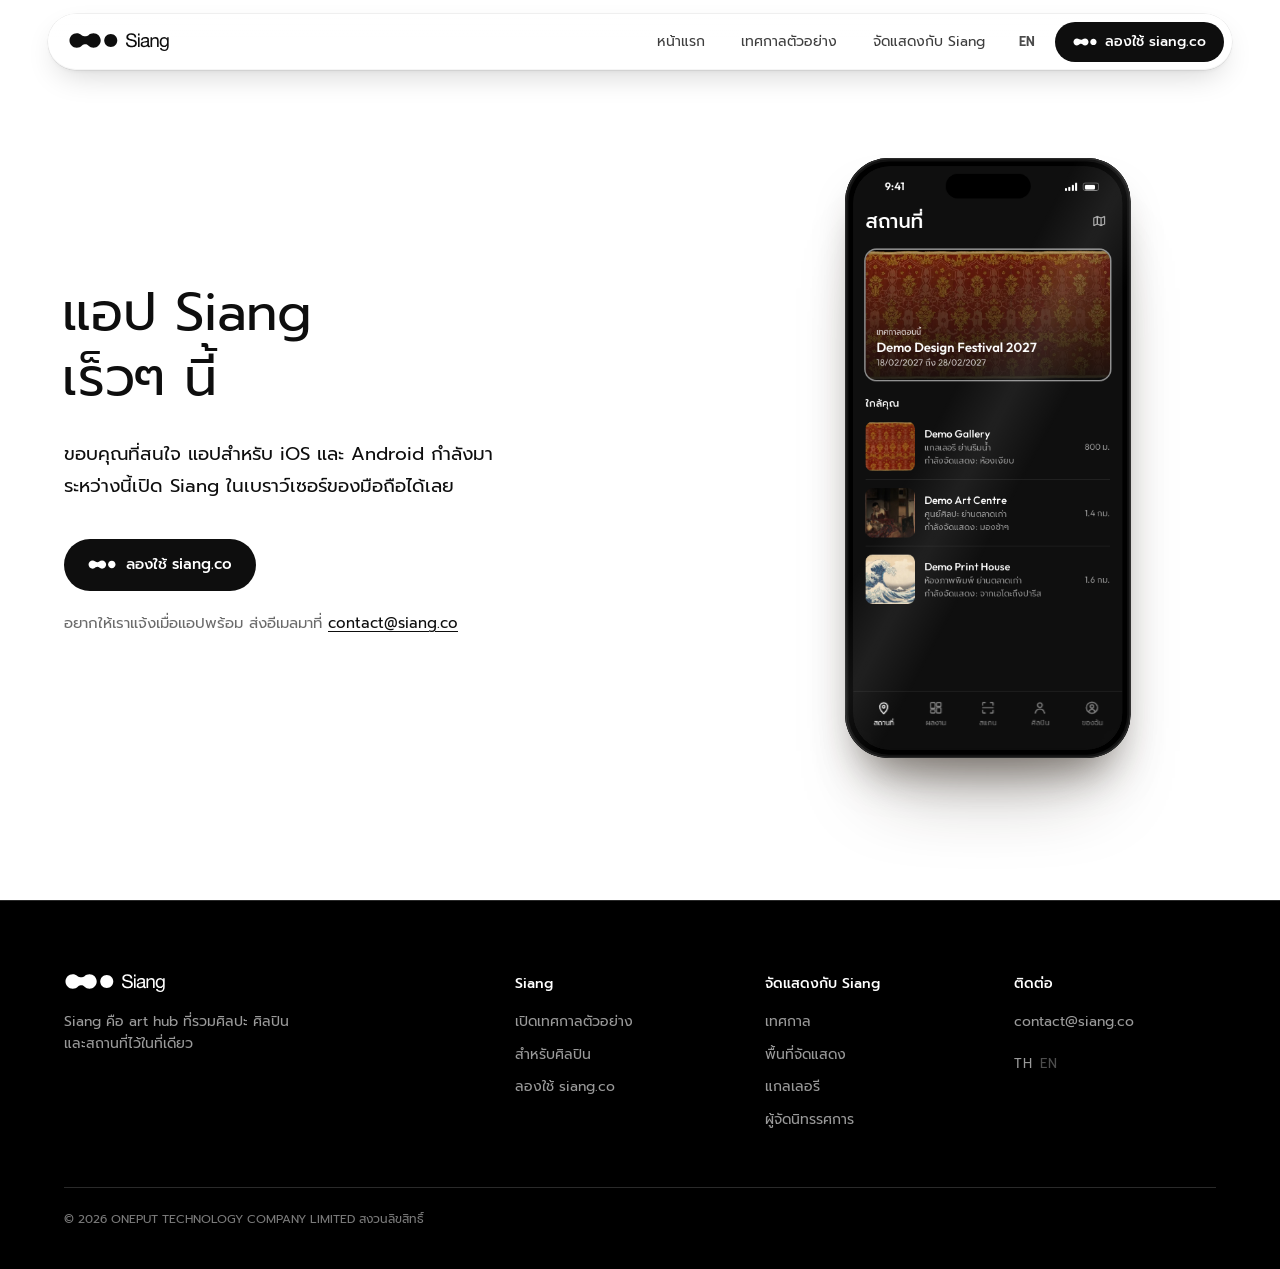
<file: site/app/index.html>
<!doctype html><html lang="th"><head><meta charset="utf-8"><meta name="viewport" content="width=device-width, initial-scale=1, viewport-fit=cover"><title>แอป Siang เร็วๆ นี้</title><meta name="description" content="แอป Siang สำหรับ iOS และ Android กำลังจะมา ระหว่างนี้ใช้ Siang ในเบราว์เซอร์ได้ที่ siang.co"><meta name="robots" content="noindex, nofollow"><link rel="canonical" href="https://info.siang.co/app/"><link rel="alternate" hreflang="th" href="https://info.siang.co/app/"><link rel="alternate" hreflang="en" href="https://info.siang.co/en/app/"><meta property="og:title" content="แอป Siang เร็วๆ นี้"><meta property="og:description" content="แอป Siang สำหรับ iOS และ Android กำลังจะมา ระหว่างนี้ใช้ Siang ในเบราว์เซอร์ได้ที่ siang.co"><meta property="og:image" content="https://info.siang.co/assets/art/vermeer-1200.webp"><meta name="theme-color" content="#ffffff"><link rel="icon" href="../assets/brand/siang-symbol-black.svg" type="image/svg+xml"><link rel="preload" href="../assets/fonts/prompt-thai-400-normal.woff2" as="font" type="font/woff2" crossorigin><link rel="stylesheet" href="../assets/fonts.css"><link rel="stylesheet" href="../assets/css/base.css"><link rel="stylesheet" href="../assets/css/phone.css"><link rel="stylesheet" href="../assets/css/home.css"><link rel="stylesheet" href="../assets/css/app.css"></head><body><a class="skip" href="#main"><span class="nb">ข้ามไปที่เนื้อหา</span></a><header class="nav"><div class="bar"><a class="logo" href="../" aria-label="Siang"><img class="lb" src="../assets/brand/siang-lockup-black.svg" alt="Siang" width="88" height="20"><img class="lw" src="../assets/brand/siang-lockup-white.svg" alt="" width="88" height="20"></a><span class="nsp"></span><a class="ndemo" href="../"><span class="nb">หน้าแรก</span></a><a class="ndemo" href="../demo/"><span class="nb">เทศกาลตัวอย่าง</span></a><a class="nfor" href="../for/"><span><span class="nb">จัดแสดงกับ</span> <span class="nb">Siang</span></span></a><a class="nlang" href="../en/app/" hreflang="en" lang="en" aria-label="English">EN</a><a class="btn go sm" href="https://siang.co"><svg class="sym" viewBox="1623 123 94 30" aria-hidden="true"><path d="M1670.166 124.426C1666.562 124.426 1663.284 125.818 1660.835 128.09C1656.951 131.334 1650.79 130.317 1647.928 128.154C1647.7 127.94 1647.468 127.732 1647.226 127.533C1644.859 125.592 1641.831 124.426 1638.53 124.426C1630.951 124.426 1624.807 130.571 1624.807 138.15C1624.807 145.729 1630.951 151.873 1638.53 151.873C1642.473 151.873 1646.024 150.208 1648.528 147.545C1654.318 143.612 1658.304 145.9 1659.965 147.328C1660.241 147.634 1660.531 147.927 1660.833 148.207L1660.835 148.21L1660.835 148.209C1663.284 150.482 1666.562 151.873 1670.166 151.873C1677.746 151.873 1683.89 145.729 1683.89 138.15C1683.89 130.571 1677.746 124.426 1670.166 124.426Z"/><path d="M1702.884 125.807C1696.067 125.807 1690.541 131.333 1690.541 138.15C1690.541 144.966 1696.067 150.493 1702.884 150.493C1709.7 150.493 1715.227 144.966 1715.227 138.15C1715.227 131.333 1709.7 125.807 1702.884 125.807Z"/></svg><span><span class="nb">ลองใช้</span> <span class="nb">siang.co</span></span></a><button class="menu-btn" type="button" aria-label="เมนู" aria-expanded="false" data-menu><svg aria-hidden="true" width="22" height="22" viewBox="0 0 24 24" fill="none" stroke="currentColor" stroke-width="1.75" stroke-linecap="round"><path d="M4 9h16M4 15h16"/></svg></button></div></header><div class="sheet" id="sheet" aria-hidden="true"><nav aria-label="หน้าหลัก"><a href="../"><span class="nb">หน้าแรก</span></a><a href="../demo/"><span class="nb">เปิดเทศกาลตัวอย่าง</span></a><a href="../#artists"><span class="nb">สำหรับศิลปิน</span></a></nav><a class="sh-for" href="../for/"><b><span class="nb">จัดแสดงกับ</span> <span class="nb">Siang</span></b><small><span class="nb">สำหรับเทศกาล</span> <span class="nb">พื้นที่จัดแสดง</span> <span class="nb">แกลเลอรี</span> <span class="nb">และผู้จัดนิทรรศการ</span></small></a><div class="sh-row"><a class="btn go sm" href="https://siang.co"><svg class="sym" viewBox="1623 123 94 30" aria-hidden="true"><path d="M1670.166 124.426C1666.562 124.426 1663.284 125.818 1660.835 128.09C1656.951 131.334 1650.79 130.317 1647.928 128.154C1647.7 127.94 1647.468 127.732 1647.226 127.533C1644.859 125.592 1641.831 124.426 1638.53 124.426C1630.951 124.426 1624.807 130.571 1624.807 138.15C1624.807 145.729 1630.951 151.873 1638.53 151.873C1642.473 151.873 1646.024 150.208 1648.528 147.545C1654.318 143.612 1658.304 145.9 1659.965 147.328C1660.241 147.634 1660.531 147.927 1660.833 148.207L1660.835 148.21L1660.835 148.209C1663.284 150.482 1666.562 151.873 1670.166 151.873C1677.746 151.873 1683.89 145.729 1683.89 138.15C1683.89 130.571 1677.746 124.426 1670.166 124.426Z"/><path d="M1702.884 125.807C1696.067 125.807 1690.541 131.333 1690.541 138.15C1690.541 144.966 1696.067 150.493 1702.884 150.493C1709.7 150.493 1715.227 144.966 1715.227 138.15C1715.227 131.333 1709.7 125.807 1702.884 125.807Z"/></svg><span><span class="nb">ลองใช้</span> <span class="nb">siang.co</span></span></a><span class="lang"><a href="../app/" hreflang="th" aria-current=true>TH</a><a href="../en/app/" hreflang="en">EN</a></span></div></div><main id="main"><section class="ap-hero" id="top"><div class="w ap-g"><div class="ap-copy"><h1 class="display rw"><span class="wd nb" style="--i:0"><span class="nb">แอป</span></span><wbr> <span class="wd" style="--i:1">Siang</span><br><span class="wd nb" style="--i:2"><span class="nb">เร็วๆ</span></span><wbr> <span class="wd nb" style="--i:3"><span class="nb">นี้</span></span><wbr></h1><p class="lede fade"><span class="nb">ขอบคุณที่สนใจ</span> <span class="nb">แอปสำหรับ</span> <span class="nb">iOS</span> <span class="nb">และ</span> <span class="nb">Android</span> <span class="nb">กำลังมา</span> <span class="nb">ระหว่างนี้เปิด</span> <span class="nb">Siang</span> <span class="nb">ในเบราว์เซอร์</span><wbr><span class="nb">ของมือถือได้เลย</span></p><div class="ap-cta fade"><a class="btn go " href="https://siang.co"><svg class="sym" viewBox="1623 123 94 30" aria-hidden="true"><path d="M1670.166 124.426C1666.562 124.426 1663.284 125.818 1660.835 128.09C1656.951 131.334 1650.79 130.317 1647.928 128.154C1647.7 127.94 1647.468 127.732 1647.226 127.533C1644.859 125.592 1641.831 124.426 1638.53 124.426C1630.951 124.426 1624.807 130.571 1624.807 138.15C1624.807 145.729 1630.951 151.873 1638.53 151.873C1642.473 151.873 1646.024 150.208 1648.528 147.545C1654.318 143.612 1658.304 145.9 1659.965 147.328C1660.241 147.634 1660.531 147.927 1660.833 148.207L1660.835 148.21L1660.835 148.209C1663.284 150.482 1666.562 151.873 1670.166 151.873C1677.746 151.873 1683.89 145.729 1683.89 138.15C1683.89 130.571 1677.746 124.426 1670.166 124.426Z"/><path d="M1702.884 125.807C1696.067 125.807 1690.541 131.333 1690.541 138.15C1690.541 144.966 1696.067 150.493 1702.884 150.493C1709.7 150.493 1715.227 144.966 1715.227 138.15C1715.227 131.333 1709.7 125.807 1702.884 125.807Z"/></svg><span><span class="nb">ลองใช้</span> <span class="nb">siang.co</span></span></a></div><p class="ap-note fade"><span class="nb">อยาก</span><wbr><span class="nb">ให้</span><wbr><span class="nb">เรา</span><wbr><span class="nb">แจ้ง</span><wbr><span class="nb">เมื่อ</span><wbr><span class="nb">แอป</span><wbr><span class="nb">พร้อม</span> <span class="nb">ส่งอีเมลมาที่</span> <a href="mailto:contact@siang.co?subject=Siang%20app">contact@siang.co</a></p></div><div class="ap-art"><div class="phone-col" style="position:relative"><div class="phone" data-h="600"><div class="phone-in" data-phone data-base="../assets/" data-lang="th" data-start="app:places"><div class="pa"></div></div></div><span class="try"><i class="dot"></i><span><span class="nb">กดในหน้าจอเพื่อลองใช้</span></span></span></div></div></div></section></main><footer class="foot"><div class="w"><div class="f-top"><div class="f-brand"><a href="../" aria-label="Siang"><img src="../assets/brand/siang-lockup-white.svg" alt="Siang" width="88" height="20"></a><p><span class="nb">Siang</span> <span class="nb">คือ</span> <span class="nb">art</span> <span class="nb">hub</span> <span class="nb">ที่รวมศิลปะ</span> <span class="nb">ศิลปิน</span><br><span class="nb">และสถานที่ไว้ในที่เดียว</span></p></div><nav class="f-col" aria-label="Siang"><b>Siang</b><a href="../demo/"><span class="nb">เปิดเทศกาลตัวอย่าง</span></a><a href="../#artists"><span class="nb">สำหรับศิลปิน</span></a><a href="https://siang.co"><span class="nb">ลองใช้</span> <span class="nb">siang.co</span></a></nav><nav class="f-col" aria-label="จัดแสดงกับ Siang"><b><span class="nb">จัดแสดงกับ</span> <span class="nb">Siang</span></b><a href="../for/#festival"><span class="nb">เทศกาล</span></a><a href="../for/#venue"><span class="nb">พื้นที่จัดแสดง</span></a><a href="../for/#gallery"><span class="nb">แกลเลอรี</span></a><a href="../for/#organiser"><span class="nb">ผู้จัดนิทรรศการ</span></a></nav><div class="f-col"><b><span class="nb">ติดต่อ</span></b><a href="mailto:contact@siang.co">contact@siang.co</a><span class="lang"><a href="../app/" hreflang="th" aria-current=true>TH</a><a href="../en/app/" hreflang="en">EN</a></span></div></div><div class="f-bot"><p><span class="nb">©</span> <span class="nb">2026</span> <span class="nb">ONEPUT</span> <span class="nb">TECHNOLOGY</span> <span class="nb">COMPANY</span> <span class="nb">LIMITED</span> <span class="nb">สงวนลิขสิทธิ์</span></p></div></div></footer><div class="demo-sheet" aria-hidden="true" role="dialog" aria-label="ลองเปิดแบบผู้ชม"><button class="x" type="button" data-close-demo><span class="nb">ปิด</span></button><div class="slot"></div></div><script src="../assets/js/scenes.js" defer></script><script src="../assets/js/bloom.js" defer></script><script src="../assets/js/phone.js" defer></script><script src="../assets/js/site.js" defer></script></body></html>
</file>
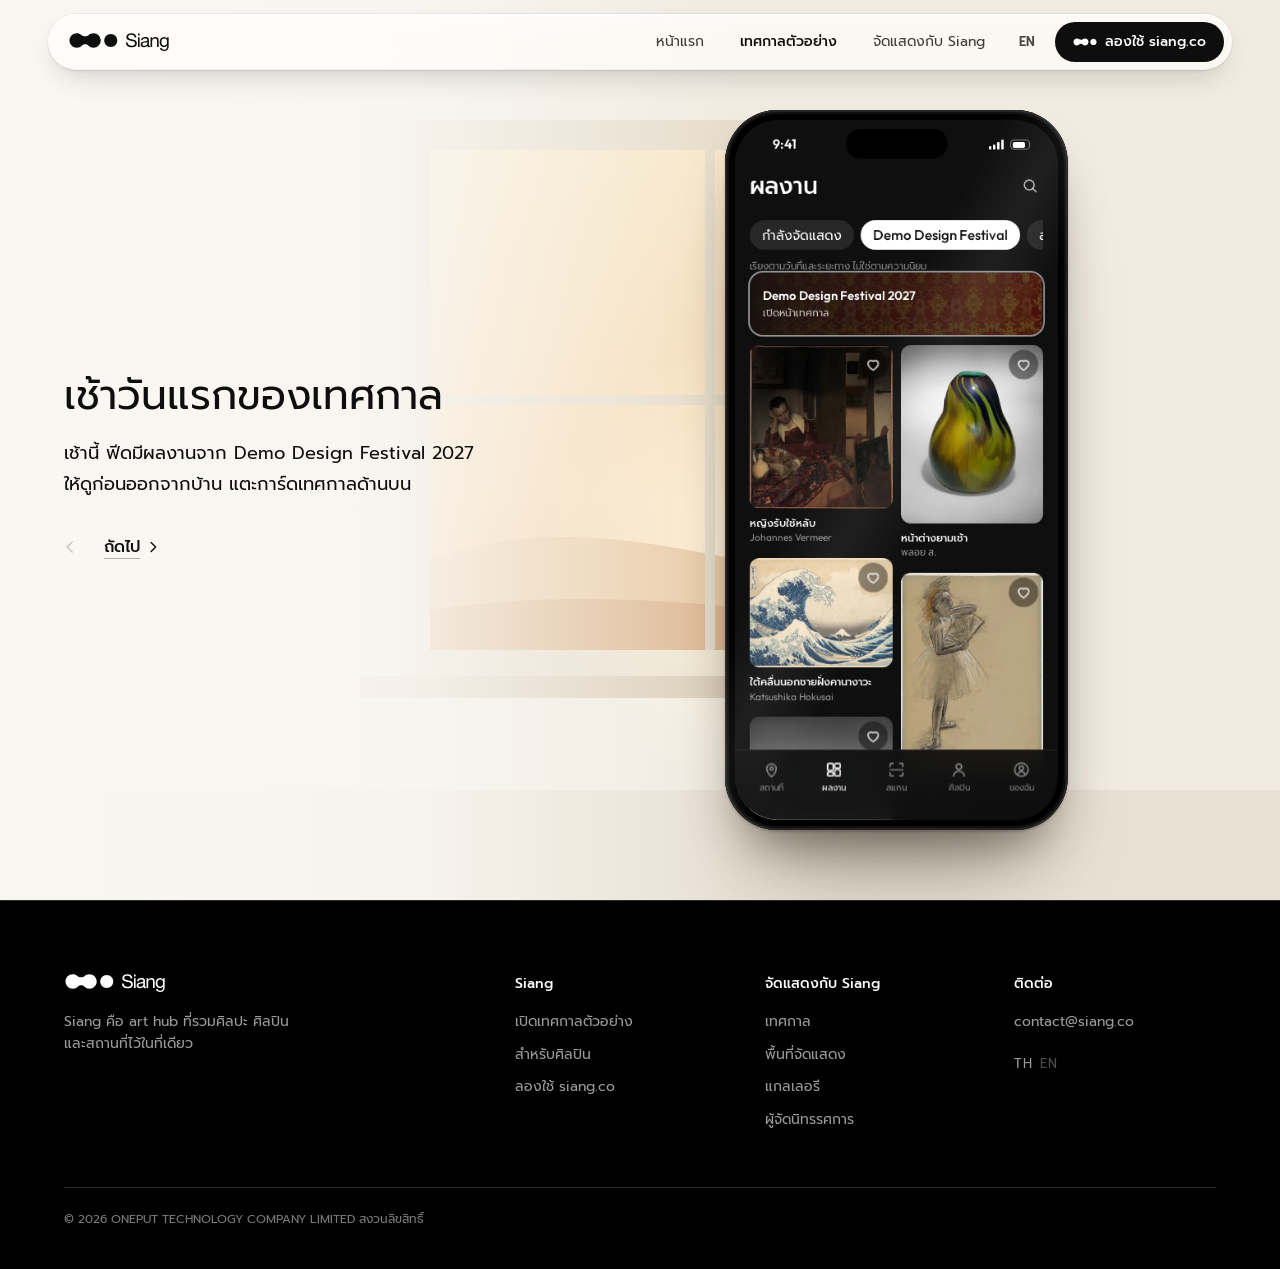
<file: site/demo/index.html>
<!doctype html><html lang="th"><head><meta charset="utf-8"><meta name="viewport" content="width=device-width, initial-scale=1, viewport-fit=cover"><title>ลองเทศกาลตัวอย่างบน Siang</title><meta name="description" content="เดินเทศกาลตัวอย่างในมือถือ: แผนที่ โปรแกรม นิทรรศการ ผลงาน เสียงศิลปิน การถาม และการเก็บไว้"><meta name="robots" content="noindex, nofollow"><link rel="canonical" href="https://info.siang.co/demo/"><link rel="alternate" hreflang="th" href="https://info.siang.co/demo/"><link rel="alternate" hreflang="en" href="https://info.siang.co/en/demo/"><meta property="og:title" content="ลองเทศกาลตัวอย่างบน Siang"><meta property="og:description" content="เดินเทศกาลตัวอย่างในมือถือ: แผนที่ โปรแกรม นิทรรศการ ผลงาน เสียงศิลปิน การถาม และการเก็บไว้"><meta property="og:image" content="https://info.siang.co/assets/art/textile-1200.webp"><meta name="theme-color" content="#ffffff"><link rel="icon" href="../assets/brand/siang-symbol-black.svg" type="image/svg+xml"><link rel="preload" href="../assets/fonts/prompt-thai-400-normal.woff2" as="font" type="font/woff2" crossorigin><link rel="stylesheet" href="../assets/fonts.css"><link rel="stylesheet" href="../assets/css/base.css"><link rel="stylesheet" href="../assets/css/phone.css"><link rel="stylesheet" href="../assets/css/demo.css"></head><body><a class="skip" href="#main"><span class="nb">ข้ามไปที่เนื้อหา</span></a><header class="nav"><div class="bar"><a class="logo" href="../" aria-label="Siang"><img class="lb" src="../assets/brand/siang-lockup-black.svg" alt="Siang" width="88" height="20"><img class="lw" src="../assets/brand/siang-lockup-white.svg" alt="" width="88" height="20"></a><span class="nsp"></span><a class="ndemo" href="../"><span class="nb">หน้าแรก</span></a><a class="ndemo" href="../demo/" aria-current=page><span class="nb">เทศกาลตัวอย่าง</span></a><a class="nfor" href="../for/"><span><span class="nb">จัดแสดงกับ</span> <span class="nb">Siang</span></span></a><a class="nlang" href="../en/demo/" hreflang="en" lang="en" aria-label="English">EN</a><a class="btn go sm" href="https://siang.co"><svg class="sym" viewBox="1623 123 94 30" aria-hidden="true"><path d="M1670.166 124.426C1666.562 124.426 1663.284 125.818 1660.835 128.09C1656.951 131.334 1650.79 130.317 1647.928 128.154C1647.7 127.94 1647.468 127.732 1647.226 127.533C1644.859 125.592 1641.831 124.426 1638.53 124.426C1630.951 124.426 1624.807 130.571 1624.807 138.15C1624.807 145.729 1630.951 151.873 1638.53 151.873C1642.473 151.873 1646.024 150.208 1648.528 147.545C1654.318 143.612 1658.304 145.9 1659.965 147.328C1660.241 147.634 1660.531 147.927 1660.833 148.207L1660.835 148.21L1660.835 148.209C1663.284 150.482 1666.562 151.873 1670.166 151.873C1677.746 151.873 1683.89 145.729 1683.89 138.15C1683.89 130.571 1677.746 124.426 1670.166 124.426Z"/><path d="M1702.884 125.807C1696.067 125.807 1690.541 131.333 1690.541 138.15C1690.541 144.966 1696.067 150.493 1702.884 150.493C1709.7 150.493 1715.227 144.966 1715.227 138.15C1715.227 131.333 1709.7 125.807 1702.884 125.807Z"/></svg><span><span class="nb">ลองใช้</span> <span class="nb">siang.co</span></span></a><button class="menu-btn" type="button" aria-label="เมนู" aria-expanded="false" data-menu><svg aria-hidden="true" width="22" height="22" viewBox="0 0 24 24" fill="none" stroke="currentColor" stroke-width="1.75" stroke-linecap="round"><path d="M4 9h16M4 15h16"/></svg></button></div></header><div class="sheet" id="sheet" aria-hidden="true"><nav aria-label="หน้าหลัก"><a href="../"><span class="nb">หน้าแรก</span></a><a href="../demo/"><span class="nb">เปิดเทศกาลตัวอย่าง</span></a><a href="../#artists"><span class="nb">สำหรับศิลปิน</span></a></nav><a class="sh-for" href="../for/"><b><span class="nb">จัดแสดงกับ</span> <span class="nb">Siang</span></b><small><span class="nb">สำหรับเทศกาล</span> <span class="nb">พื้นที่จัดแสดง</span> <span class="nb">แกลเลอรี</span> <span class="nb">และผู้จัดนิทรรศการ</span></small></a><div class="sh-row"><a class="btn go sm" href="https://siang.co"><svg class="sym" viewBox="1623 123 94 30" aria-hidden="true"><path d="M1670.166 124.426C1666.562 124.426 1663.284 125.818 1660.835 128.09C1656.951 131.334 1650.79 130.317 1647.928 128.154C1647.7 127.94 1647.468 127.732 1647.226 127.533C1644.859 125.592 1641.831 124.426 1638.53 124.426C1630.951 124.426 1624.807 130.571 1624.807 138.15C1624.807 145.729 1630.951 151.873 1638.53 151.873C1642.473 151.873 1646.024 150.208 1648.528 147.545C1654.318 143.612 1658.304 145.9 1659.965 147.328C1660.241 147.634 1660.531 147.927 1660.833 148.207L1660.835 148.21L1660.835 148.209C1663.284 150.482 1666.562 151.873 1670.166 151.873C1677.746 151.873 1683.89 145.729 1683.89 138.15C1683.89 130.571 1677.746 124.426 1670.166 124.426Z"/><path d="M1702.884 125.807C1696.067 125.807 1690.541 131.333 1690.541 138.15C1690.541 144.966 1696.067 150.493 1702.884 150.493C1709.7 150.493 1715.227 144.966 1715.227 138.15C1715.227 131.333 1709.7 125.807 1702.884 125.807Z"/></svg><span><span class="nb">ลองใช้</span> <span class="nb">siang.co</span></span></a><span class="lang"><a href="../demo/" hreflang="th" aria-current=true>TH</a><a href="../en/demo/" hreflang="en">EN</a></span></div></div><main id="main"><section class="dm" id="top" data-demo data-step="0"><ol class="dm-src" hidden><li data-c="0" data-k="feedfest" data-tap=".pa-fcard"><b><span class="nb">เช้าวันแรกของเทศกาล</span></b><span><span class="nb">เช้านี้</span> <span class="nb">ฟีดมีผลงานจาก</span> <span class="nb">Demo</span> <span class="nb">Design</span> <span class="nb">Festival</span> <span class="nb">2027</span> <span class="nb">ให้ดูก่อนออกจากบ้าน</span> <span class="nb">แตะการ์ดเทศกาลด้านบน</span></span></li><li data-c="0" data-k="fest" data-tap="[data-a=&quot;dl&quot;]"><b><span class="nb">หน้าเทศกาล</span></b><span><span class="nb">วันที่</span> <span class="nb">ย่าน</span> <span class="nb">และทุกโปรแกรม</span><wbr><span class="nb">อยู่</span><wbr><span class="nb">ในหน้า</span><wbr><span class="nb">เดียว</span> <span class="nb">แตะดาวน์โหลด</span> <span class="nb">เก็บไว้ในเครื่อง</span></span></li><li data-c="0" data-k="offline" data-tap="[data-a=&quot;mode&quot;]"><b><span class="nb">ดูได้แม้ไม่มีเน็ต</span></b><span><span class="nb">โปรแกรม</span><wbr><span class="nb">และแผนที่</span><wbr><span class="nb">เปิดได้แม้</span><wbr><span class="nb">ไม่มี</span><wbr><span class="nb">เน็ต</span> <span class="nb">ส่วนเสียงยังต้องใช้เน็ต</span> <span class="nb">แตะแผนที่</span></span></li><li data-c="1" data-k="map" data-tap=".pa-chip[data-i=&quot;2&quot;]"><b><span class="nb">เลือกย่าน</span></b><span><span class="nb">แต่ละหมุดคือหนึ่งโปรแกรม</span> <span class="nb">วันนี้เริ่มที่</span><span class="nb"><span class="nb">ย่านตลาดเก่า</span></span> <span class="nb">แตะ</span><span class="nb"><span class="nb">ย่านตลาดเก่า</span></span></span></li><li data-c="2" data-k="places" data-tap="[data-a=&quot;place&quot;][data-id=&quot;dac&quot;]"><b><span class="nb">ใกล้ที่สุดก่อน</span></b><span><span class="nb"><span class="nb">ย่านตลาดเก่า</span></span><span class="nb">มีสองนิทรรศการเดินถึงกัน</span> <span class="nb">ระหว่างทาง</span> <span class="nb">แท็บ</span><wbr><span class="nb">สถานที่</span><wbr><span class="nb">เรียง</span><wbr><span class="nb">ที่ใกล้</span><wbr><span class="nb">คุณ</span><wbr><span class="nb">ไว้</span><wbr><span class="nb">ก่อน</span> <span class="nb">แตะ</span> <span class="nb">Demo</span> <span class="nb">Art</span> <span class="nb">Centre</span></span></li><li data-c="2" data-k="place" data-tap=""><b><span class="nb">เปิดถึงกี่โมง</span></b><span><span class="nb">หน้า</span><wbr><span class="nb">สถานที่</span><wbr><span class="nb">บอก</span><wbr><span class="nb">เวลาเปิด</span><wbr><span class="nb">วันนี้</span> <span class="nb">และมีปุ่มเส้นทาง</span> <span class="nb">ถึงแล้ว</span> <span class="nb">ไปที่ห้อง</span> <span class="nb">2</span> <span class="nb">กัน</span></span></li><li data-c="3" data-k="scan" data-tap=".pa-shutter"><b><span class="nb">สแกนที่ประตู</span></b><span><span class="nb">สแกน</span> <span class="nb">QR</span> <span class="nb">ที่ป้ายหน้าห้อง</span> <span class="nb">หรือพิมพ์รหัสสั้นก็ได้</span> <span class="nb">แตะปุ่มชัตเตอร์</span></span></li><li data-c="3" data-k="today" data-tap=".pa-card[data-s=&quot;look&quot;]"><b><span class="nb">วันนี้ห้องนี้มีอะไร</span></b><span><span class="nb">ห้อง</span> <span class="nb">2</span> <span class="nb">มี</span><wbr><span class="nb">สอง</span><wbr><span class="nb">นิทรรศการ</span><wbr><span class="nb">บนผนัง</span><wbr><span class="nb">เดียวกัน</span> <span class="nb">แตะ</span> <span class="nb">“มองช้าๆ”</span></span></li><li data-c="3" data-k="show" data-tap="[data-a=&quot;playall&quot;]"><b><span class="nb">ฟังไปดูไป</span></b><span><span class="nb">ผลงาน</span><wbr><span class="nb">เรียง</span><wbr><span class="nb">ตาม</span><wbr><span class="nb">ทางเดิน</span><wbr><span class="nb">ในห้อง</span> <span class="nb">หรือพิมพ์เลขบนป้ายก็ได้</span> <span class="nb">แตะ</span> <span class="nb">“เล่นตามลำดับการเดิน”</span></span></li><li data-c="4" data-k="quiet" data-tap=".pa-wrow[data-i=&quot;0&quot;]"><b><span class="nb">แกลเลอรีริมน้ำ</span></b><span><span class="nb">Demo</span> <span class="nb">Gallery</span> <span class="nb">มีนิทรรศการเดียว</span> <span class="nb">สแกน</span><wbr><span class="nb">ที่ประตูแล้ว</span><wbr><span class="nb">เปิด</span><wbr><span class="nb">ขึ้น</span><wbr><span class="nb">มา</span><wbr><span class="nb">เลย</span> <span class="nb">แตะ</span> <span class="nb">“</span><span class="nb"><span class="nb">หน้าต่างยามเช้า</span></span><span class="nb">”</span> <span class="nb">ของ</span> <span class="nb">พลอย&nbsp;ส.</span></span></li><li data-c="4" data-k="vase" data-tap=".pa-ask"><b><span class="nb">เสียงของศิลปินเอง</span></b><span><span class="nb">พลอย&nbsp;ส.</span> <span class="nb">เล่า</span><wbr><span class="nb">ผลงาน</span><wbr><span class="nb">นี้</span><wbr><span class="nb">ด้วย</span><wbr><span class="nb">เสียง</span><wbr><span class="nb">ของเธอเอง</span> <span class="nb">ลองฟัง</span> <span class="nb">แล้วแตะ</span> <span class="nb">“สอบถามผลงานนี้”</span></span></li><li data-c="4" data-k="ask" data-tap="[data-a=&quot;send&quot;]"><b><span class="nb">ถามได้เลย</span></b><span><span class="nb">คำถามส่งถึง</span> <span class="nb">Demo</span> <span class="nb">Gallery</span> <span class="nb">และศิลปินได้สำเนาด้วย</span> <span class="nb">คำตอบจะมาทางอีเมลของคุณ</span> <span class="nb">แตะส่ง</span> <span class="nb">แล้ว</span><wbr><span class="nb">แตะ</span><wbr><span class="nb">อีกครั้ง</span><wbr><span class="nb">เพื่อ</span><wbr><span class="nb">ยืนยัน</span></span></li><li data-c="5" data-k="save" data-tap=".pa-acts [data-a=&quot;save&quot;]"><b><span class="nb">เก็บไว้ดูอีก</span></b><span><span class="nb">แตะหัวใจเพื่อเก็บ</span> <span class="nb">“</span><span class="nb"><span class="nb">หน้าต่างยามเช้า</span></span><span class="nb">”</span> <span class="nb">ไว้ดูทีหลัง</span> <span class="nb">มีแค่คุณที่เห็น</span></span></li><li data-c="5" data-k="ploy" data-tap=".pa-ahead .pa-fol"><b><span class="nb">ติดตามศิลปิน</span></b><span><span class="nb">ที่</span> <span class="nb">siang.co/ploy-s</span> <span class="nb">พลอย&nbsp;ส.</span> <span class="nb">รวม</span><wbr><span class="nb">ผลงาน</span><wbr><span class="nb">ที่เธอ</span><wbr><span class="nb">เลือก</span><wbr><span class="nb">โชว์</span><wbr><span class="nb">ไว้</span> <span class="nb">แตะติดตาม</span> <span class="nb">แล้ว</span><wbr><span class="nb">คุณ</span><wbr><span class="nb">จะ</span><wbr><span class="nb">รู้</span><wbr><span class="nb">เมื่อ</span><wbr><span class="nb">เธอ</span><wbr><span class="nb">มี</span><wbr><span class="nb">ผลงาน</span><wbr><span class="nb">ใหม่</span></span></li><li data-c="6" data-k="notice" data-tap=".pa-notice"><b><span class="nb">ที่เก็บไว้ทั้งวัน</span></b><span><span class="nb">แท็บ</span> <span class="nb">“ของฉัน”</span> <span class="nb">มีผลงานที่เก็บไว้</span> <span class="nb">ศิลปินที่ติดตาม</span> <span class="nb">และนิทรรศการที่ใกล้ปิด</span> <span class="nb">แล้ว</span> <span class="nb">พลอย&nbsp;ส.</span> <span class="nb">ก็เพิ่มผลงานใหม่พอดี</span></span></li></ol><ol class="dm-when" hidden><li><span class="nb">08:00</span> <span class="nb">ที่บ้าน</span></li><li><span class="nb">09:00</span> <span class="nb">วางแผน</span></li><li><span class="nb">10:30</span> <span class="nb">ระหว่างทาง</span></li><li><span class="nb">11:00</span> <span class="nb">ที่ประตูห้อง</span> <span class="nb">2</span></li><li><span class="nb">13:00</span> <span class="nb">ริมน้ำ</span></li><li><span class="nb">15:00</span> <span class="nb">ร้านกาแฟ</span></li><li><span class="nb">21:00</span> <span class="nb">กลับถึงบ้าน</span></li></ol><div class="dm-scs" aria-hidden="true"><div class="dm-sc on" data-sc="0"><svg viewBox="0 0 1600 900" preserveAspectRatio="xMidYMid slice" aria-hidden="true"><rect width="1600" height="900" fill="#F1EBE1"/><rect x="560" y="120" width="620" height="560" rx="6" fill="#E6DCCB"/><defs><linearGradient id="sm1" x1="0" y1="0" x2="0" y2="1"><stop offset="0" stop-color="#F7E7C9"/><stop offset=".7" stop-color="#F6D9B4"/><stop offset="1" stop-color="#F0C9A0"/></linearGradient><radialGradient id="sm2" cx=".5" cy=".5" r=".5"><stop offset="0" stop-color="#FFF6DE"/><stop offset="1" stop-color="#FFF6DE" stop-opacity="0"/></radialGradient></defs><rect x="590" y="150" width="560" height="500" fill="url(#sm1)"/><circle cx="930" cy="560" r="230" fill="url(#sm2)"/><circle cx="930" cy="600" r="64" fill="#FBE3B8"/><path d="M590 560 C 700 520, 800 540, 900 560 S 1080 600, 1150 570 V650 H590z" fill="#E9CBA6"/><path d="M590 610 C 720 590, 860 600, 1000 620 S 1110 640, 1150 630 V650 H590z" fill="#DDB892"/><rect x="865" y="150" width="10" height="500" fill="#E6DCCB"/><rect x="590" y="395" width="560" height="10" fill="#E6DCCB"/><rect x="520" y="676" width="700" height="22" rx="4" fill="#DCCFBB"/><rect x="0" y="790" width="1600" height="110" fill="#E8E0D3"/><path d="M1040 676 h70 l-10 -70 h-50z" fill="#CDBFA9"/><path d="M1075 610 c -40 -60 -10 -110 0 -140 c 10 30 40 80 0 140z" fill="#B7B79B"/><path d="M1075 615 c 30 -50 70 -60 90 -60 c -20 30 -40 60 -90 60z" fill="#A9AC8E"/></svg></div><div class="dm-sc" data-sc="1"><svg viewBox="0 0 1600 900" preserveAspectRatio="xMidYMid slice" aria-hidden="true"><rect width="1600" height="900" fill="#E9E2D6"/><g transform="rotate(-4 900 450)"><rect x="520" y="140" width="820" height="600" rx="4" fill="#F6F2EA"/><path d="M760 140 C 700 300, 900 420, 820 560 S 760 700, 800 740" fill="none" stroke="#D5DEE0" stroke-width="44"/><g stroke="#E4DCCD" stroke-width="10" fill="none"><path d="M520 300 H1340"/><path d="M520 520 H1340"/><path d="M640 140 V740"/><path d="M1080 140 V740"/><path d="M1220 140 V740"/></g><g fill="#C9B79A"><circle cx="1000" cy="360" r="11"/><circle cx="1130" cy="430" r="11"/><circle cx="700" cy="610" r="11"/><circle cx="1170" cy="250" r="8"/><circle cx="960" cy="650" r="8"/></g><circle cx="1130" cy="430" r="34" fill="none" stroke="#B08E61" stroke-width="4"/></g><circle cx="1420" cy="760" r="92" fill="#DCD2C2"/><circle cx="1420" cy="760" r="70" fill="#8C6E52"/><circle cx="1420" cy="760" r="56" fill="#7A5D43"/><rect x="380" y="720" width="260" height="16" rx="8" transform="rotate(-18 510 728)" fill="#CDBFA9"/></svg></div><div class="dm-sc" data-sc="2"><svg viewBox="0 0 1600 900" preserveAspectRatio="xMidYMid slice" aria-hidden="true"><rect width="1600" height="900" fill="#EEE8DF"/><circle cx="1260" cy="210" r="90" fill="#F6E6C8"/><g fill="#E1D7C7"><rect x="420" y="300" width="220" height="460"/><rect x="650" y="240" width="200" height="520"/><rect x="860" y="320" width="240" height="440"/><rect x="1110" y="270" width="210" height="490"/><rect x="1330" y="340" width="280" height="420"/></g><g fill="#D3C7B4"><rect x="440" y="340" width="44" height="58" rx="2"/><rect x="510" y="340" width="44" height="58" rx="2"/><rect x="580" y="340" width="44" height="58" rx="2"/><rect x="440" y="430" width="44" height="58" rx="2"/><rect x="510" y="430" width="44" height="58" rx="2"/><rect x="580" y="430" width="44" height="58" rx="2"/><rect x="440" y="520" width="44" height="58" rx="2"/><rect x="510" y="520" width="44" height="58" rx="2"/><rect x="580" y="520" width="44" height="58" rx="2"/><rect x="670" y="290" width="44" height="58" rx="2"/><rect x="740" y="290" width="44" height="58" rx="2"/><rect x="810" y="290" width="44" height="58" rx="2"/><rect x="670" y="380" width="44" height="58" rx="2"/><rect x="740" y="380" width="44" height="58" rx="2"/><rect x="810" y="380" width="44" height="58" rx="2"/><rect x="670" y="470" width="44" height="58" rx="2"/><rect x="740" y="470" width="44" height="58" rx="2"/><rect x="810" y="470" width="44" height="58" rx="2"/><rect x="880" y="360" width="44" height="58" rx="2"/><rect x="950" y="360" width="44" height="58" rx="2"/><rect x="1020" y="360" width="44" height="58" rx="2"/><rect x="880" y="450" width="44" height="58" rx="2"/><rect x="950" y="450" width="44" height="58" rx="2"/><rect x="1020" y="450" width="44" height="58" rx="2"/><rect x="880" y="540" width="44" height="58" rx="2"/><rect x="950" y="540" width="44" height="58" rx="2"/><rect x="1020" y="540" width="44" height="58" rx="2"/><rect x="1130" y="320" width="44" height="58" rx="2"/><rect x="1200" y="320" width="44" height="58" rx="2"/><rect x="1270" y="320" width="44" height="58" rx="2"/><rect x="1130" y="410" width="44" height="58" rx="2"/><rect x="1200" y="410" width="44" height="58" rx="2"/><rect x="1270" y="410" width="44" height="58" rx="2"/><rect x="1130" y="500" width="44" height="58" rx="2"/><rect x="1200" y="500" width="44" height="58" rx="2"/><rect x="1270" y="500" width="44" height="58" rx="2"/><rect x="1350" y="380" width="44" height="58" rx="2"/><rect x="1420" y="380" width="44" height="58" rx="2"/><rect x="1490" y="380" width="44" height="58" rx="2"/><rect x="1350" y="470" width="44" height="58" rx="2"/><rect x="1420" y="470" width="44" height="58" rx="2"/><rect x="1490" y="470" width="44" height="58" rx="2"/></g><g fill="#C9BCA7"><rect x="420" y="660" width="1190" height="100"/></g><g fill="#B9AB95"><rect x="460" y="680" width="120" height="80"/><rect x="700" y="680" width="100" height="80"/><rect x="900" y="680" width="150" height="80"/><rect x="1150" y="680" width="120" height="80"/><rect x="1380" y="680" width="160" height="80"/></g><rect x="0" y="760" width="1600" height="140" fill="#DDD4C6"/><g fill="#EEE8DF"><rect x="200" y="820" width="90" height="10"/><rect x="420" y="820" width="90" height="10"/><rect x="640" y="820" width="90" height="10"/><rect x="860" y="820" width="90" height="10"/><rect x="1080" y="820" width="90" height="10"/><rect x="1300" y="820" width="90" height="10"/></g></svg></div><div class="dm-sc" data-sc="3"><svg viewBox="0 0 1600 900" preserveAspectRatio="xMidYMid slice" aria-hidden="true"><rect width="1600" height="900" fill="#ECE7DF"/><rect x="0" y="790" width="1600" height="110" fill="#DDD5C8"/><rect x="640" y="180" width="420" height="610" fill="#E2DACD"/><rect x="664" y="204" width="372" height="586" fill="#D6CCBC"/><circle cx="1000" cy="500" r="9" fill="#B7A991"/><rect x="1130" y="300" width="230" height="320" rx="6" fill="#FBF9F5" stroke="#E1D9CC" stroke-width="2"/><rect x="1160" y="330" width="80" height="12" rx="3" fill="#CFC4B3"/><rect x="1160" y="356" width="150" height="26" rx="4" fill="#3C3A36"/><rect x="1160" y="400" width="110" height="110" fill="#3C3A36"/><rect x="1172" y="412" width="86" height="86" fill="#FBF9F5"/><rect x="1184" y="424" width="62" height="62" fill="#3C3A36"/><rect x="1160" y="530" width="170" height="10" rx="3" fill="#CFC4B3"/><rect x="1160" y="552" width="130" height="10" rx="3" fill="#CFC4B3"/><path d="M700 0 L560 790 H1140 L1000 0z" fill="#FFF8EA" opacity=".35"/></svg></div><div class="dm-sc" data-sc="4"><svg viewBox="0 0 1600 900" preserveAspectRatio="xMidYMid slice" aria-hidden="true"><rect width="1600" height="900" fill="#EAE6DE"/><circle cx="1180" cy="230" r="80" fill="#F4E4C4"/><g fill="#DCD3C4"><rect x="380" y="420" width="160" height="200"/><rect x="550" y="380" width="120" height="240"/><rect x="1240" y="400" width="180" height="220"/><rect x="1430" y="440" width="170" height="180"/></g><path d="M560 520 Q 900 300 1240 520" fill="none" stroke="#C9BDA9" stroke-width="22"/><g stroke="#C9BDA9" stroke-width="8"><path d="M640 443.0 V560"/><path d="M710 404.5 V560"/><path d="M780 366.0 V560"/><path d="M850 327.5 V560"/><path d="M920 311.0 V560"/><path d="M990 349.5 V560"/><path d="M1060 388.0 V560"/><path d="M1130 426.5 V560"/></g><rect x="0" y="600" width="1600" height="300" fill="#D5DCD9"/><g stroke="#E6EBE8" stroke-width="5" stroke-linecap="round"><path d="M480 660 h120"/><path d="M820 700 h180"/><path d="M1180 650 h90"/><path d="M640 760 h150"/><path d="M1060 790 h200"/><path d="M1380 720 h120"/></g><rect x="0" y="590" width="1600" height="14" fill="#C9BDA9"/></svg></div><div class="dm-sc" data-sc="5"><svg viewBox="0 0 1600 900" preserveAspectRatio="xMidYMid slice" aria-hidden="true"><rect width="1600" height="900" fill="#E9DFD2"/><rect x="560" y="110" width="760" height="470" rx="6" fill="#DCCEBB"/><rect x="584" y="134" width="712" height="422" fill="#F3EBDD"/><rect x="935" y="134" width="10" height="422" fill="#DCCEBB"/><path d="M584 470 C 700 430, 820 460, 935 450 V556 H584z" fill="#E4D6BF"/><path d="M945 440 C 1060 420, 1180 450, 1296 430 V556 H945z" fill="#E4D6BF"/><rect x="420" y="640" width="1060" height="26" rx="6" fill="#B79C7C"/><rect x="0" y="666" width="1600" height="234" fill="#D9CCBA"/><ellipse cx="1060" cy="636" rx="88" ry="14" fill="#E9E1D4"/><path d="M1010 560 h100 l-10 74 h-80z" fill="#F7F3EC"/><path d="M1110 576 c 34 0 34 40 0 40" fill="none" stroke="#F7F3EC" stroke-width="10"/><path d="M1030 540 c -10 -20 10 -30 0 -50 M1060 540 c -10 -20 10 -30 0 -50" fill="none" stroke="#CDBFA9" stroke-width="5" stroke-linecap="round"/></svg></div><div class="dm-sc dk" data-sc="6"><svg viewBox="0 0 1600 900" preserveAspectRatio="xMidYMid slice" aria-hidden="true"><rect width="1600" height="900" fill="#14171C"/><rect x="560" y="120" width="620" height="560" rx="6" fill="#1D2128"/><rect x="590" y="150" width="560" height="500" fill="#0D1016"/><circle cx="1020" cy="270" r="46" fill="#E9E1CC"/><circle cx="1040" cy="258" r="40" fill="#0D1016"/><g fill="#E9D9B8"><circle cx="640" cy="600" r="3" opacity="0.8"/><circle cx="700" cy="585" r="2" opacity="0.6"/><circle cx="760" cy="610" r="3" opacity="0.7"/><circle cx="820" cy="590" r="2" opacity="0.5"/><circle cx="900" cy="605" r="3" opacity="0.8"/><circle cx="960" cy="580" r="2" opacity="0.6"/><circle cx="1010" cy="600" r="3" opacity="0.7"/><circle cx="1080" cy="590" r="2" opacity="0.6"/><circle cx="1120" cy="612" r="3" opacity="0.8"/><circle cx="660" cy="560" r="2" opacity="0.4"/><circle cx="860" cy="565" r="2" opacity="0.5"/><circle cx="1050" cy="560" r="2" opacity="0.4"/></g><rect x="865" y="150" width="10" height="500" fill="#1D2128"/><rect x="590" y="395" width="560" height="10" fill="#1D2128"/><rect x="520" y="676" width="700" height="22" rx="4" fill="#232830"/><rect x="0" y="790" width="1600" height="110" fill="#1A1E24"/></svg></div></div><div class="dm-wash" aria-hidden="true"></div><div class="w dm-gr"><div class="dm-left"><h1 class="dm-h1"><span class="nb">หนึ่งวันใน</span> <span class="nb">Demo</span> <span class="nb">Design</span> <span class="nb">Festival</span> <span class="nb">2027</span></h1><div class="dm-story" aria-live="polite"><h2 class="dm-t"></h2><p class="dm-x"></p><div class="dm-nav"><button class="dm-back" type="button" data-rev aria-label="ย้อนกลับ"><svg aria-hidden="true" width="20" height="20" viewBox="0 0 24 24" fill="none" stroke="currentColor" stroke-width="1.9" stroke-linecap="round" stroke-linejoin="round"><path d="M14.5 6l-6 6 6 6"/></svg></button><button class="dm-next" type="button" data-fwd><span><span class="nb">ถัดไป</span></span><svg aria-hidden="true" width="18" height="18" viewBox="0 0 24 24" fill="none" stroke="currentColor" stroke-width="1.9" stroke-linecap="round" stroke-linejoin="round"><path d="M9.5 6l6 6-6 6"/></svg></button></div></div><div class="dm-end"><h2 class="dm-t"><span class="nb">ออกไปดูของจริงกัน</span></h2><p class="dm-x"><span class="nb">เปิด</span> <span class="nb">Siang</span> <span class="nb">ในเบราว์เซอร์</span><wbr><span class="nb">ของมือถือได้เลย</span> <span class="nb">แอป</span> <span class="nb">iOS</span> <span class="nb">และ</span> <span class="nb">Android</span> <span class="nb">จะตามมา</span></p><div class="dm-endb"><a class="btn go " href="https://siang.co"><svg class="sym" viewBox="1623 123 94 30" aria-hidden="true"><path d="M1670.166 124.426C1666.562 124.426 1663.284 125.818 1660.835 128.09C1656.951 131.334 1650.79 130.317 1647.928 128.154C1647.7 127.94 1647.468 127.732 1647.226 127.533C1644.859 125.592 1641.831 124.426 1638.53 124.426C1630.951 124.426 1624.807 130.571 1624.807 138.15C1624.807 145.729 1630.951 151.873 1638.53 151.873C1642.473 151.873 1646.024 150.208 1648.528 147.545C1654.318 143.612 1658.304 145.9 1659.965 147.328C1660.241 147.634 1660.531 147.927 1660.833 148.207L1660.835 148.21L1660.835 148.209C1663.284 150.482 1666.562 151.873 1670.166 151.873C1677.746 151.873 1683.89 145.729 1683.89 138.15C1683.89 130.571 1677.746 124.426 1670.166 124.426Z"/><path d="M1702.884 125.807C1696.067 125.807 1690.541 131.333 1690.541 138.15C1690.541 144.966 1696.067 150.493 1702.884 150.493C1709.7 150.493 1715.227 144.966 1715.227 138.15C1715.227 131.333 1709.7 125.807 1702.884 125.807Z"/></svg><span><span class="nb">ลองใช้</span> <span class="nb">siang.co</span></span></a><button class="dm-again" type="button" data-again><span class="nb">เดินอีกครั้ง</span></button></div><a class="dm-for" href="../for/"><span class="nb">จัด</span><wbr><span class="nb">เทศกาล</span><wbr><span class="nb">หรือนิทรรศการ</span><wbr><span class="nb">อยู่</span><wbr><span class="nb">หรือเปล่า</span> <span class="nb">ดูว่า</span> <span class="nb">Siang</span> <span class="nb">ช่วยอะไรได้</span></a></div></div><div class="dm-ph"><div class="phone" data-h="760" data-vfit="150"><div class="phone-in" data-phone data-guided data-base="../assets/" data-lang="th" data-start="app:art"><div class="pa"></div></div></div></div></div><div class="dm-mbar"><div class="dm-mtop"><a class="dm-mlogo" href="../" aria-label="Siang"><img src="../assets/brand/siang-lockup-white.svg" alt="Siang" width="66" height="15"></a><span class="dm-mch"></span><button class="dm-mb" type="button" data-rev aria-label="ย้อนกลับ"><svg aria-hidden="true" width="20" height="20" viewBox="0 0 24 24" fill="none" stroke="currentColor" stroke-width="1.9" stroke-linecap="round" stroke-linejoin="round"><path d="M14.5 6l-6 6 6 6"/></svg></button><button class="dm-mb nx" type="button" data-fwd aria-label="ถัดไป"><svg aria-hidden="true" width="18" height="18" viewBox="0 0 24 24" fill="none" stroke="currentColor" stroke-width="1.9" stroke-linecap="round" stroke-linejoin="round"><path d="M9.5 6l6 6-6 6"/></svg></button></div><p class="dm-mx"></p></div></section></main><footer class="foot"><div class="w"><div class="f-top"><div class="f-brand"><a href="../" aria-label="Siang"><img src="../assets/brand/siang-lockup-white.svg" alt="Siang" width="88" height="20"></a><p><span class="nb">Siang</span> <span class="nb">คือ</span> <span class="nb">art</span> <span class="nb">hub</span> <span class="nb">ที่รวมศิลปะ</span> <span class="nb">ศิลปิน</span><br><span class="nb">และสถานที่ไว้ในที่เดียว</span></p></div><nav class="f-col" aria-label="Siang"><b>Siang</b><a href="../demo/"><span class="nb">เปิดเทศกาลตัวอย่าง</span></a><a href="../#artists"><span class="nb">สำหรับศิลปิน</span></a><a href="https://siang.co"><span class="nb">ลองใช้</span> <span class="nb">siang.co</span></a></nav><nav class="f-col" aria-label="จัดแสดงกับ Siang"><b><span class="nb">จัดแสดงกับ</span> <span class="nb">Siang</span></b><a href="../for/#festival"><span class="nb">เทศกาล</span></a><a href="../for/#venue"><span class="nb">พื้นที่จัดแสดง</span></a><a href="../for/#gallery"><span class="nb">แกลเลอรี</span></a><a href="../for/#organiser"><span class="nb">ผู้จัดนิทรรศการ</span></a></nav><div class="f-col"><b><span class="nb">ติดต่อ</span></b><a href="mailto:contact@siang.co">contact@siang.co</a><span class="lang"><a href="../demo/" hreflang="th" aria-current=true>TH</a><a href="../en/demo/" hreflang="en">EN</a></span></div></div><div class="f-bot"><p><span class="nb">©</span> <span class="nb">2026</span> <span class="nb">ONEPUT</span> <span class="nb">TECHNOLOGY</span> <span class="nb">COMPANY</span> <span class="nb">LIMITED</span> <span class="nb">สงวนลิขสิทธิ์</span></p></div></div></footer><div class="demo-sheet" aria-hidden="true" role="dialog" aria-label="ลองเปิดแบบผู้ชม"><button class="x" type="button" data-close-demo><span class="nb">ปิด</span></button><div class="slot"></div></div><script src="../assets/js/scenes.js" defer></script><script src="../assets/js/bloom.js" defer></script><script src="../assets/js/phone.js" defer></script><script src="../assets/js/demo.js" defer></script><script src="../assets/js/site.js" defer></script></body></html>
</file>
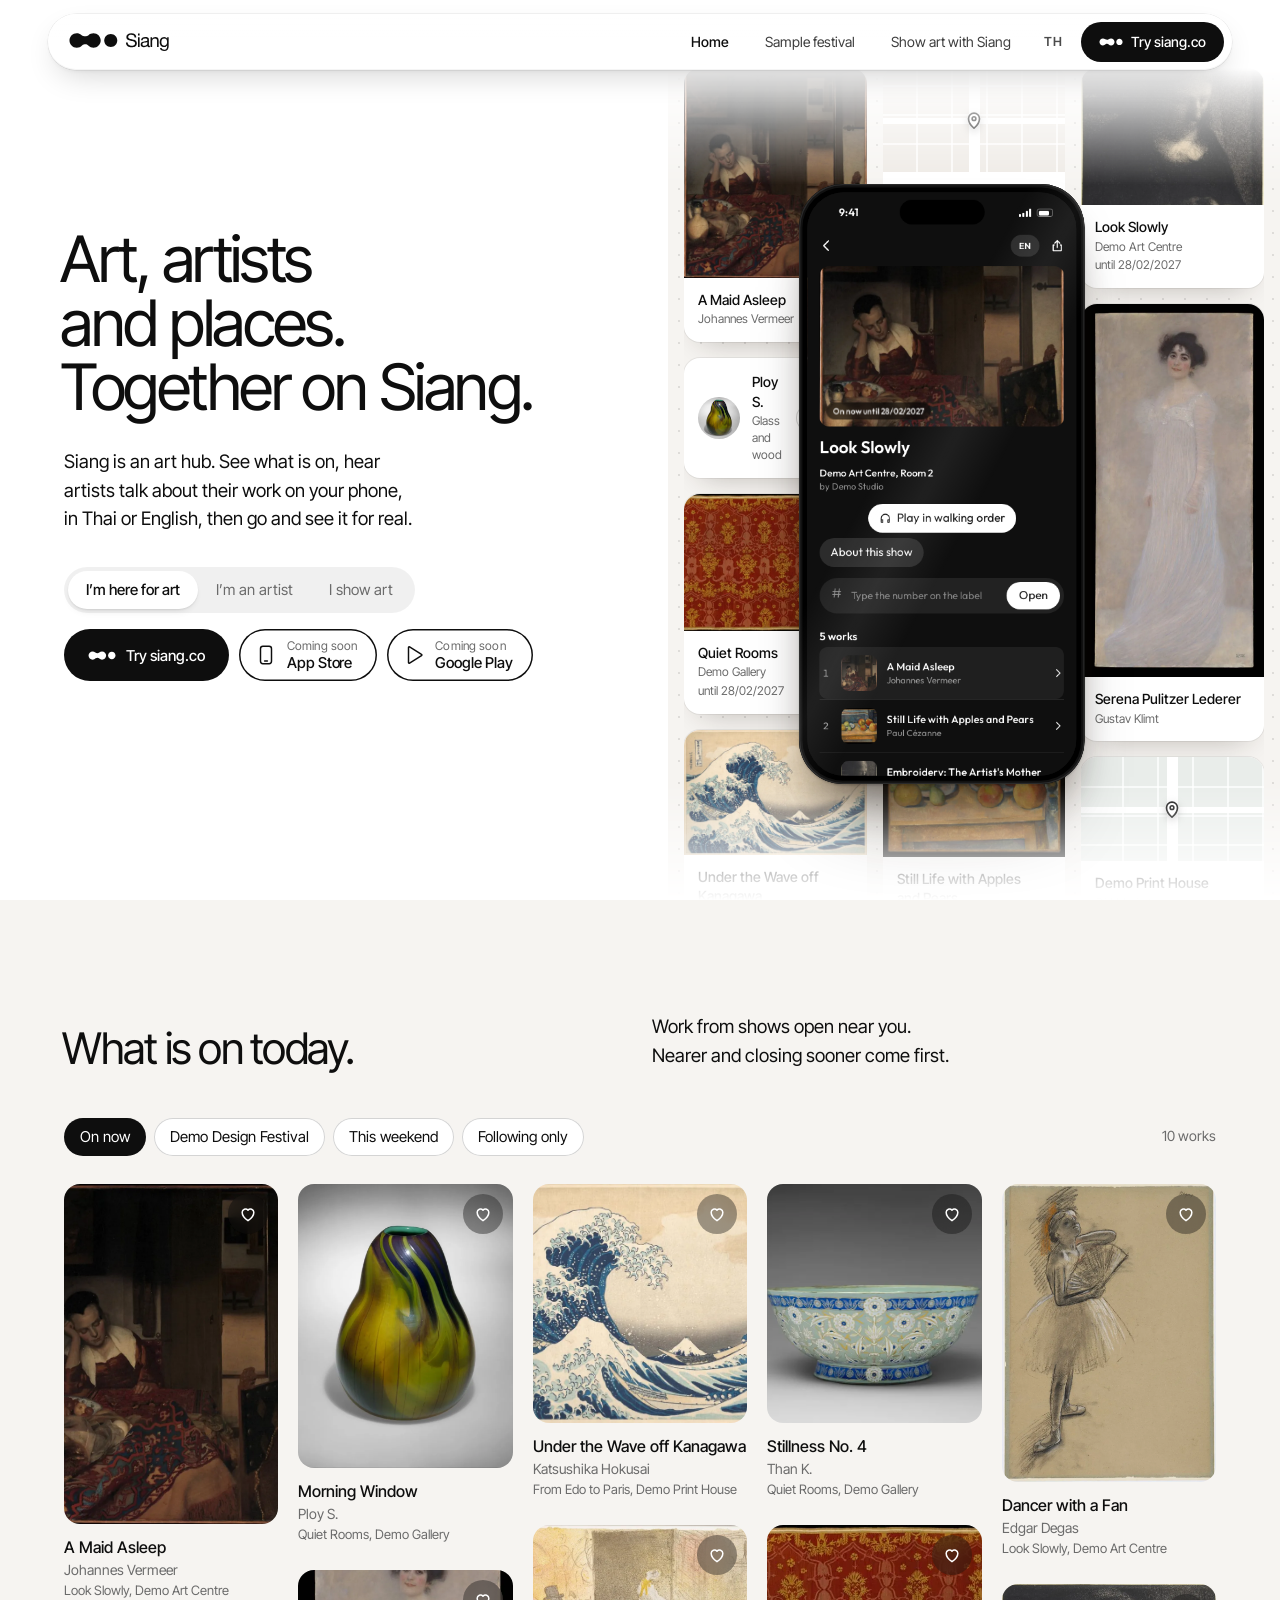
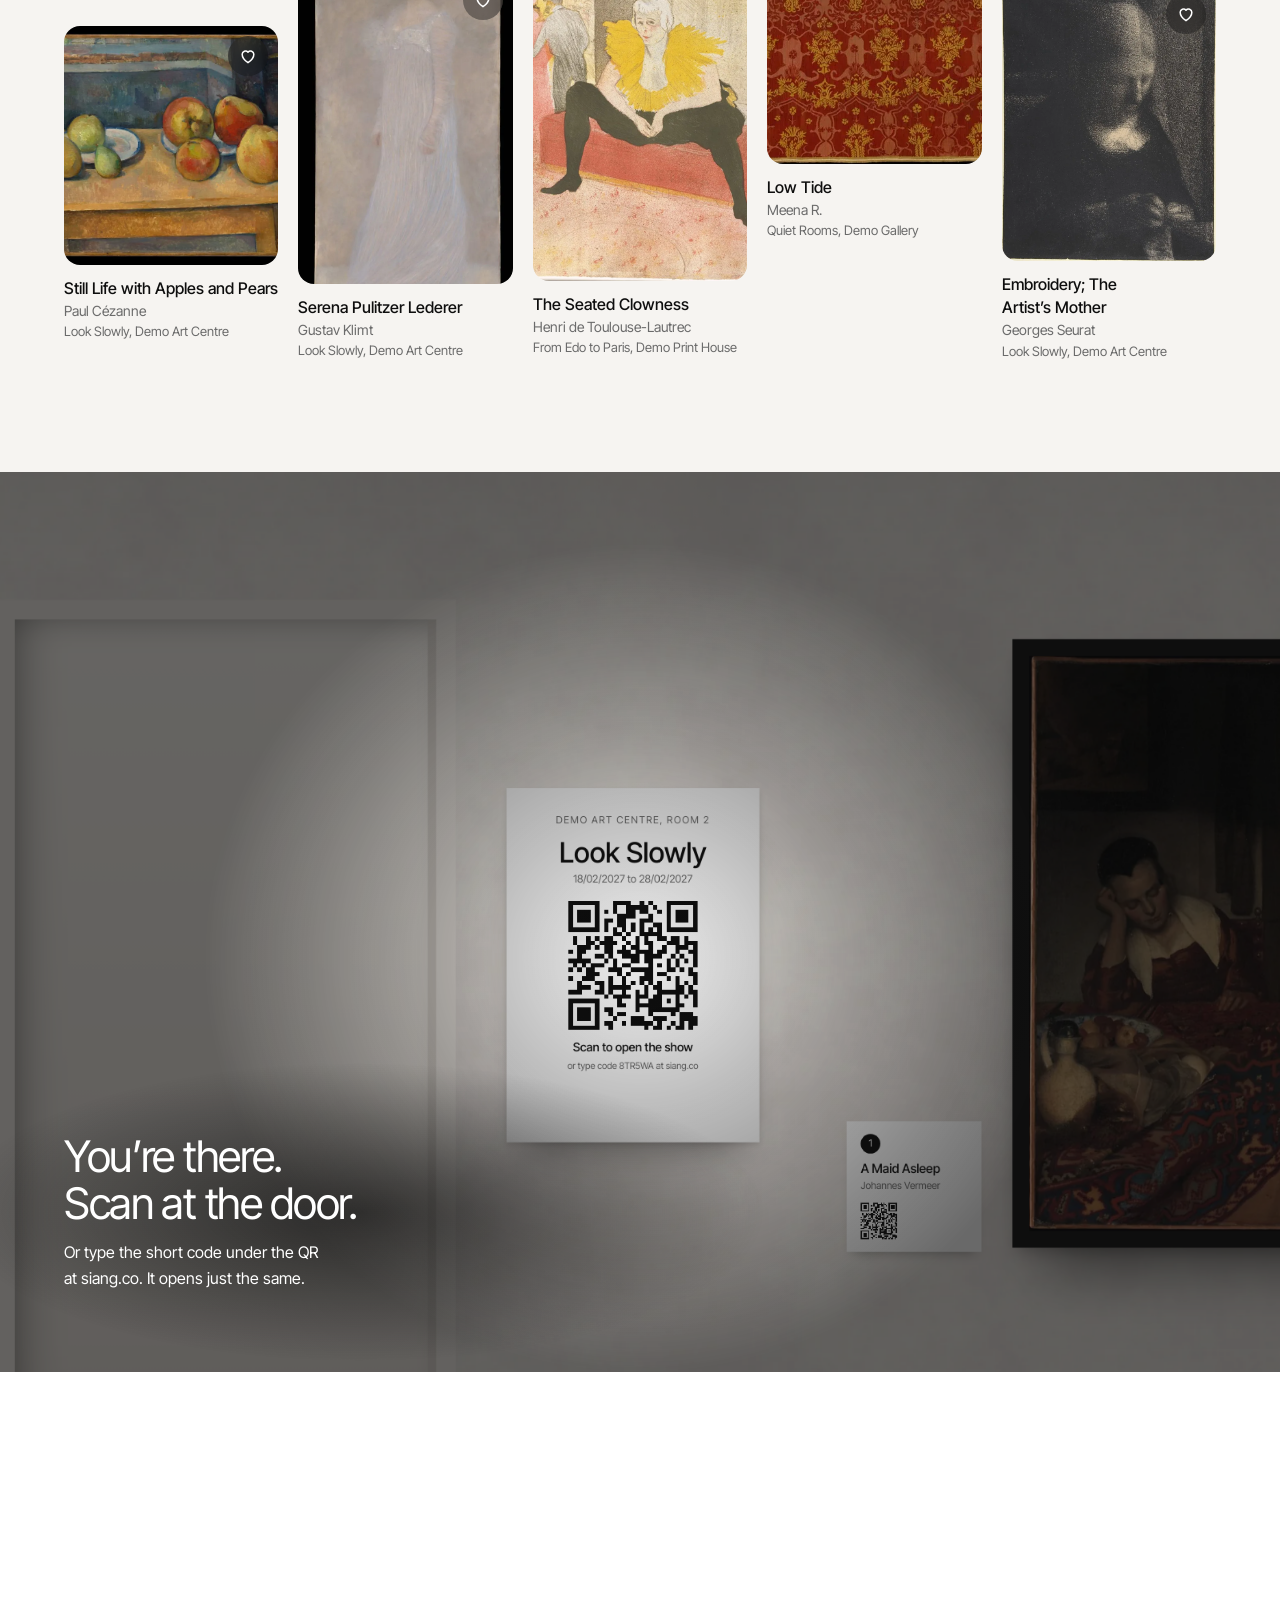
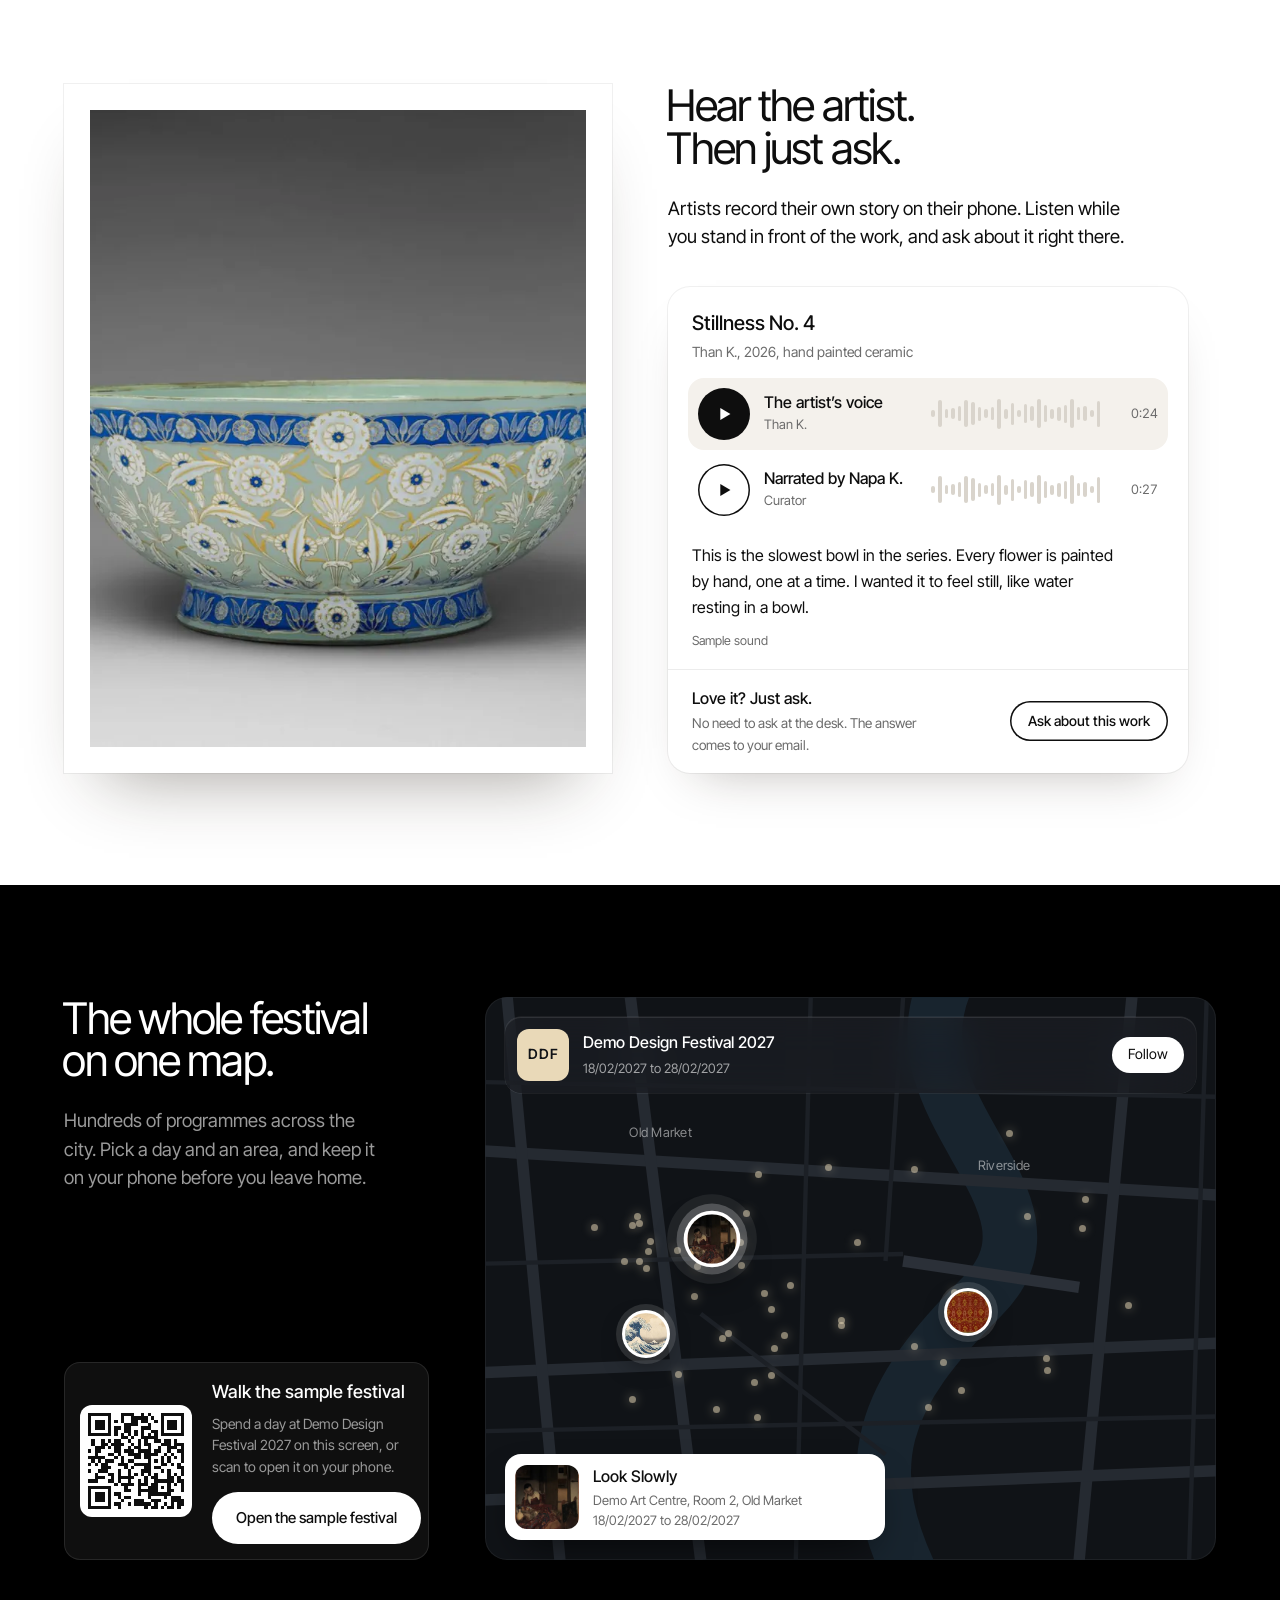
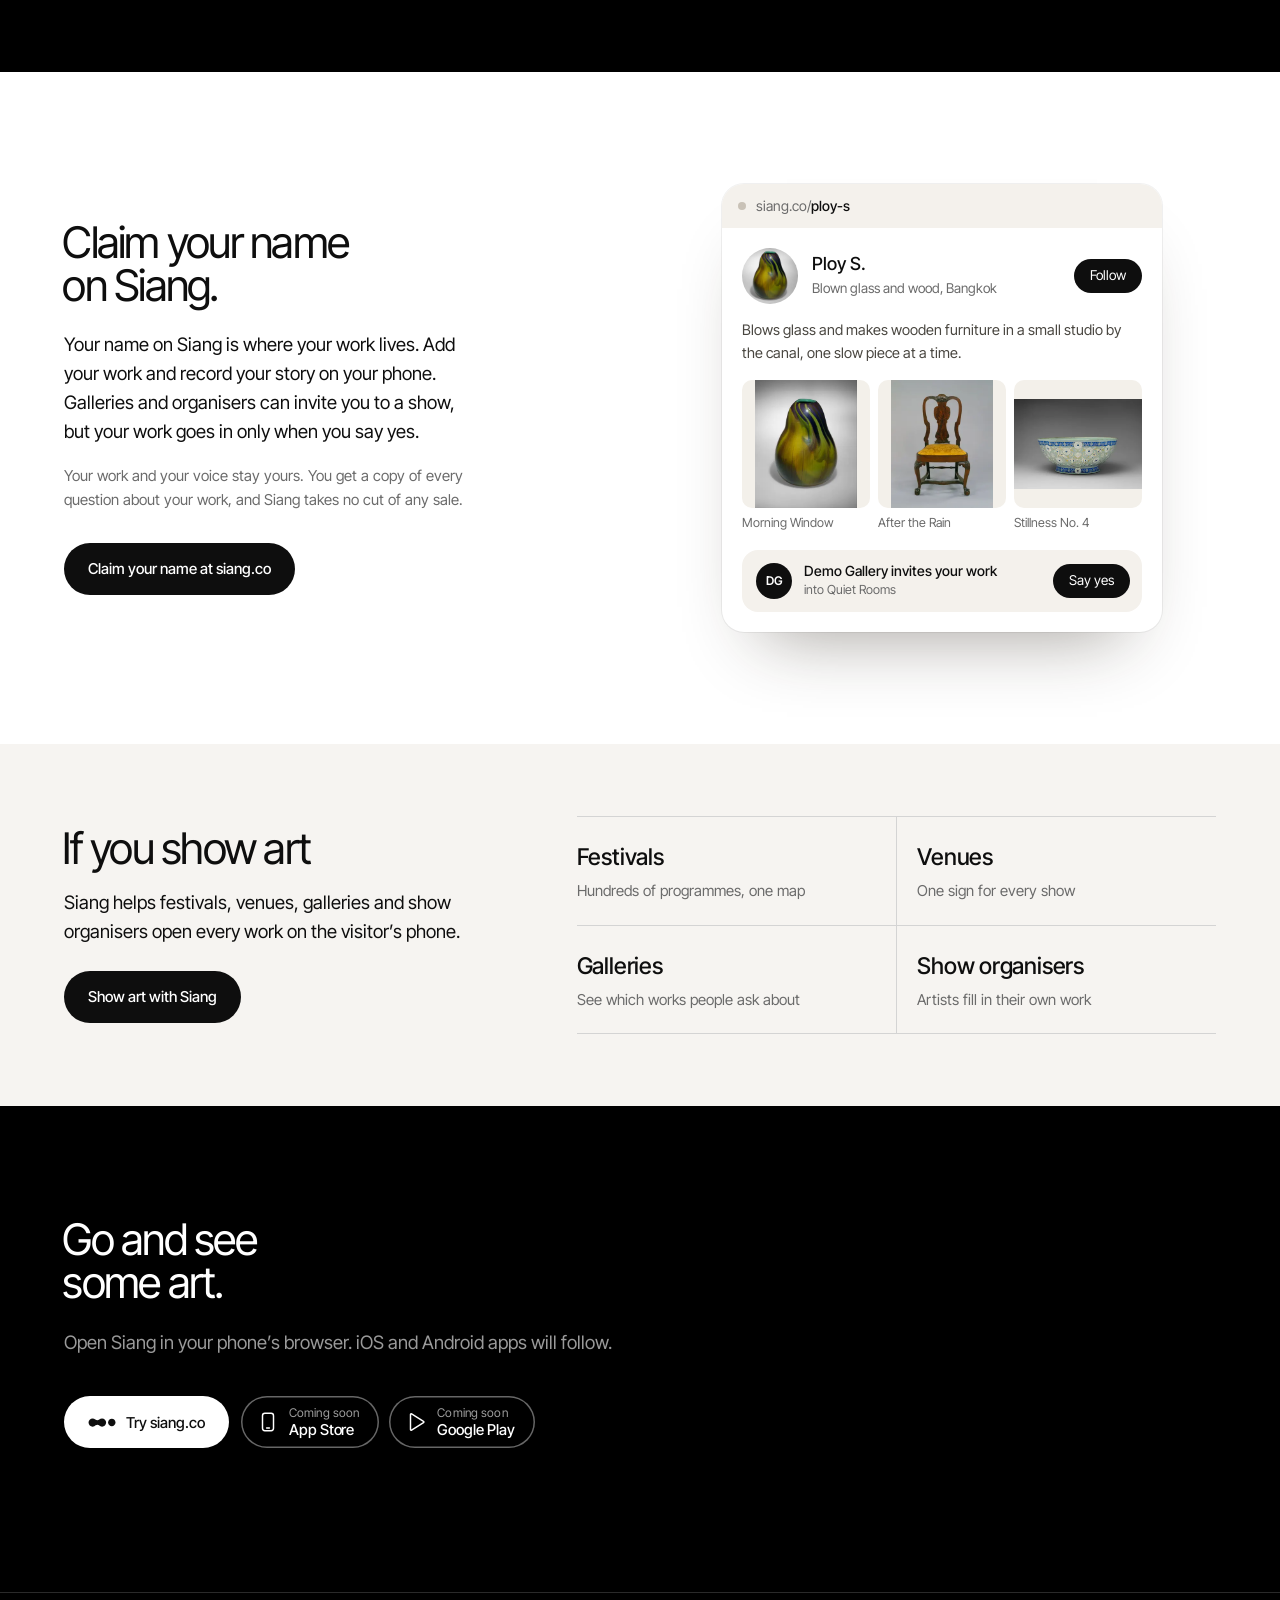
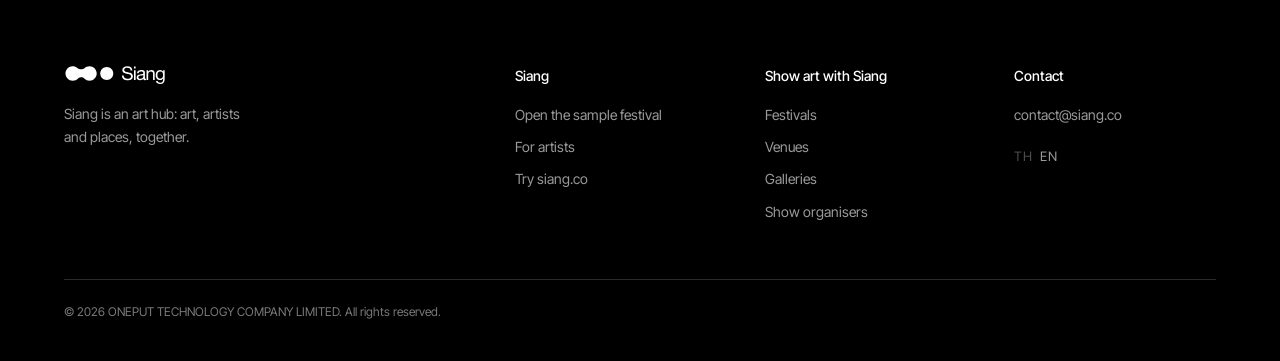
<file: site/en/index.html>
<!doctype html><html lang="en"><head><meta charset="utf-8"><meta name="viewport" content="width=device-width, initial-scale=1, viewport-fit=cover"><title>Siang art hub: art, artists and places, together</title><meta name="description" content="Find shows worth going to. Open every work on your phone, hear the artist, and keep the pieces you love."><meta name="robots" content="noindex, nofollow"><link rel="canonical" href="https://info.siang.co/en/"><link rel="alternate" hreflang="th" href="https://info.siang.co/"><link rel="alternate" hreflang="en" href="https://info.siang.co/en/"><meta property="og:title" content="Siang art hub: art, artists and places, together"><meta property="og:description" content="Find shows worth going to. Open every work on your phone, hear the artist, and keep the pieces you love."><meta property="og:image" content="https://info.siang.co/assets/art/vermeer-1200.webp"><meta name="theme-color" content="#ffffff"><link rel="icon" href="../assets/brand/siang-symbol-black.svg" type="image/svg+xml"><link rel="preload" href="../assets/fonts/prompt-thai-400-normal.woff2" as="font" type="font/woff2" crossorigin><link rel="stylesheet" href="../assets/fonts.css"><link rel="stylesheet" href="../assets/css/base.css"><link rel="stylesheet" href="../assets/css/phone.css"><link rel="stylesheet" href="../assets/css/scene.css"><link rel="stylesheet" href="../assets/css/home.css"></head><body><a class="skip" href="#main">Skip to content</a><header class="nav"><div class="bar"><a class="logo" href="../en/" aria-label="Siang"><img class="lb" src="../assets/brand/siang-lockup-black.svg" alt="Siang" width="88" height="20"><img class="lw" src="../assets/brand/siang-lockup-white.svg" alt="" width="88" height="20"></a><span class="nsp"></span><a class="ndemo" href="../en/" aria-current=page>Home</a><a class="ndemo" href="../en/demo/">Sample festival</a><a class="nfor" href="../en/for/"><span>Show art with Siang</span></a><a class="nlang" href="../" hreflang="th" lang="th" aria-label="ภาษาไทย">TH</a><a class="btn go sm" href="https://siang.co"><svg class="sym" viewBox="1623 123 94 30" aria-hidden="true"><path d="M1670.166 124.426C1666.562 124.426 1663.284 125.818 1660.835 128.09C1656.951 131.334 1650.79 130.317 1647.928 128.154C1647.7 127.94 1647.468 127.732 1647.226 127.533C1644.859 125.592 1641.831 124.426 1638.53 124.426C1630.951 124.426 1624.807 130.571 1624.807 138.15C1624.807 145.729 1630.951 151.873 1638.53 151.873C1642.473 151.873 1646.024 150.208 1648.528 147.545C1654.318 143.612 1658.304 145.9 1659.965 147.328C1660.241 147.634 1660.531 147.927 1660.833 148.207L1660.835 148.21L1660.835 148.209C1663.284 150.482 1666.562 151.873 1670.166 151.873C1677.746 151.873 1683.89 145.729 1683.89 138.15C1683.89 130.571 1677.746 124.426 1670.166 124.426Z"/><path d="M1702.884 125.807C1696.067 125.807 1690.541 131.333 1690.541 138.15C1690.541 144.966 1696.067 150.493 1702.884 150.493C1709.7 150.493 1715.227 144.966 1715.227 138.15C1715.227 131.333 1709.7 125.807 1702.884 125.807Z"/></svg><span>Try siang.co</span></a><button class="menu-btn" type="button" aria-label="Menu" aria-expanded="false" data-menu><svg aria-hidden="true" width="22" height="22" viewBox="0 0 24 24" fill="none" stroke="currentColor" stroke-width="1.75" stroke-linecap="round"><path d="M4 9h16M4 15h16"/></svg></button></div></header><div class="sheet" id="sheet" aria-hidden="true"><nav aria-label="Main"><a href="../en/">Home</a><a href="../en/demo/">Open the sample festival</a><a href="#artists">For artists</a></nav><a class="sh-for" href="../en/for/"><b>Show art with Siang</b><small>For festivals, venues, galleries and show organisers</small></a><div class="sh-row"><a class="btn go sm" href="https://siang.co"><svg class="sym" viewBox="1623 123 94 30" aria-hidden="true"><path d="M1670.166 124.426C1666.562 124.426 1663.284 125.818 1660.835 128.09C1656.951 131.334 1650.79 130.317 1647.928 128.154C1647.7 127.94 1647.468 127.732 1647.226 127.533C1644.859 125.592 1641.831 124.426 1638.53 124.426C1630.951 124.426 1624.807 130.571 1624.807 138.15C1624.807 145.729 1630.951 151.873 1638.53 151.873C1642.473 151.873 1646.024 150.208 1648.528 147.545C1654.318 143.612 1658.304 145.9 1659.965 147.328C1660.241 147.634 1660.531 147.927 1660.833 148.207L1660.835 148.21L1660.835 148.209C1663.284 150.482 1666.562 151.873 1670.166 151.873C1677.746 151.873 1683.89 145.729 1683.89 138.15C1683.89 130.571 1677.746 124.426 1670.166 124.426Z"/><path d="M1702.884 125.807C1696.067 125.807 1690.541 131.333 1690.541 138.15C1690.541 144.966 1696.067 150.493 1702.884 150.493C1709.7 150.493 1715.227 144.966 1715.227 138.15C1715.227 131.333 1709.7 125.807 1702.884 125.807Z"/></svg><span>Try siang.co</span></a><span class="lang"><a href="../" hreflang="th">TH</a><a href="../en/" hreflang="en" aria-current=true>EN</a></span></div></div><main id="main"><section class="hub" id="top"><div class="w hub-g"><div class="hub-copy"><h1 class="display rw"><span class="wd" style="--i:0">Art,</span> <span class="wd" style="--i:1">artists</span><br><span class="wd" style="--i:2">and</span> <span class="wd" style="--i:3">places.</span><br><span class="wd" style="--i:4">Together</span> <span class="wd" style="--i:5">on</span> <span class="wd" style="--i:6">Siang.</span></h1><p class="lede fade">Siang is an art hub. See what is on, hear artists talk about their work on your phone, in Thai or English, then go and see it for real.</p><div class="hc fade"><div class="hc-seg" role="tablist" aria-label="Who are you"><i class="hc-lens" aria-hidden="true"></i><button type="button" role="tab" id="hc-see" aria-controls="hp-see" aria-selected="true" data-hc="see">I’m here for art</button><button type="button" role="tab" id="hc-artist" aria-controls="hp-artist" aria-selected="false" data-hc="artist" tabindex=-1>I’m an artist</button><button type="button" role="tab" id="hc-show" aria-controls="hp-show" aria-selected="false" data-hc="show" tabindex=-1>I show art</button></div><div class="hc-ps"><div class="hc-p on" id="hp-see" role="tabpanel" aria-labelledby="hc-see"><div class="hc-row"><a class="btn go " href="https://siang.co"><svg class="sym" viewBox="1623 123 94 30" aria-hidden="true"><path d="M1670.166 124.426C1666.562 124.426 1663.284 125.818 1660.835 128.09C1656.951 131.334 1650.79 130.317 1647.928 128.154C1647.7 127.94 1647.468 127.732 1647.226 127.533C1644.859 125.592 1641.831 124.426 1638.53 124.426C1630.951 124.426 1624.807 130.571 1624.807 138.15C1624.807 145.729 1630.951 151.873 1638.53 151.873C1642.473 151.873 1646.024 150.208 1648.528 147.545C1654.318 143.612 1658.304 145.9 1659.965 147.328C1660.241 147.634 1660.531 147.927 1660.833 148.207L1660.835 148.21L1660.835 148.209C1663.284 150.482 1666.562 151.873 1670.166 151.873C1677.746 151.873 1683.89 145.729 1683.89 138.15C1683.89 130.571 1677.746 124.426 1670.166 124.426Z"/><path d="M1702.884 125.807C1696.067 125.807 1690.541 131.333 1690.541 138.15C1690.541 144.966 1696.067 150.493 1702.884 150.493C1709.7 150.493 1715.227 144.966 1715.227 138.15C1715.227 131.333 1709.7 125.807 1702.884 125.807Z"/></svg><span>Try siang.co</span></a><div class="stores "><a class="btn store" href="../en/app/?os=ios"><svg viewBox="0 0 24 24" aria-hidden="true"><rect x="6" y="2.5" width="12" height="19" rx="2.6" fill="none" stroke="currentColor" stroke-width="1.6"/><path d="M10.5 18.5h3" stroke="currentColor" stroke-width="1.6" stroke-linecap="round"/></svg><span><small>Coming soon</small><b>App Store</b></span></a><a class="btn store" href="../en/app/?os=android"><svg viewBox="0 0 24 24" aria-hidden="true"><path d="M6 3.8v16.4a.8.8 0 0 0 1.2.7l13-8.2a.8.8 0 0 0 0-1.4l-13-8.2A.8.8 0 0 0 6 3.8z" fill="none" stroke="currentColor" stroke-width="1.6" stroke-linejoin="round"/></svg><span><small>Coming soon</small><b>Google Play</b></span></a></div></div></div><div class="hc-p" id="hp-artist" role="tabpanel" aria-labelledby="hc-artist" hidden><form class="hc-claim" action="https://www.siang.co/join" data-claim><label class="hc-field"><span class="hc-pre">siang.co/</span><input name="h" maxlength="30" autocomplete="off" spellcheck="false" autocapitalize="none" placeholder="ploy-s" aria-label="The name you want on Siang"></label><button class="btn" type="submit">Continue at siang.co</button></form><small class="hc-note">Small letters, numbers or hyphens.</small></div><div class="hc-p" id="hp-show" role="tabpanel" aria-labelledby="hc-show" hidden><div class="hc-row"><a class="btn" href="../en/for/">Show art with Siang</a><a class="btn line" href="../en/demo/">Open the sample festival</a></div></div></div></div></div><div class="hub-wall" aria-hidden="true"><div class="hcol c1"><div class="hrun"><figure class="ht art"><img src="../assets/art/vermeer-800.webp" alt="" loading="lazy" decoding="async"><figcaption><b>A Maid Asleep</b><small>Johannes Vermeer</small></figcaption></figure><div class="ht who"><span class="av"><img src="../assets/art/vase-320.webp" alt=""></span><span><b>Ploy S.</b><small>Glass and wood</small></span><span class="fo">Follow</span></div><div class="ht show"><span class="cv" style="background-image:url(../assets/art/textile-800.webp)"></span><span class="pt"><b>Quiet Rooms</b><small>Demo Gallery</small><small>until 28/02/2027</small></span></div><figure class="ht art"><img src="../assets/art/wave-800.webp" alt="" loading="lazy" decoding="async"><figcaption><b>Under the Wave off Kanagawa</b><small>Katsushika Hokusai</small></figcaption></figure><figure class="ht art"><img src="../assets/art/vermeer-800.webp" alt="" loading="lazy" decoding="async"><figcaption><b>A Maid Asleep</b><small>Johannes Vermeer</small></figcaption></figure><div class="ht who"><span class="av"><img src="../assets/art/vase-320.webp" alt=""></span><span><b>Ploy S.</b><small>Glass and wood</small></span><span class="fo">Follow</span></div><div class="ht show"><span class="cv" style="background-image:url(../assets/art/textile-800.webp)"></span><span class="pt"><b>Quiet Rooms</b><small>Demo Gallery</small><small>until 28/02/2027</small></span></div><figure class="ht art"><img src="../assets/art/wave-800.webp" alt="" loading="lazy" decoding="async"><figcaption><b>Under the Wave off Kanagawa</b><small>Katsushika Hokusai</small></figcaption></figure></div></div><div class="hcol c2"><div class="hrun"><div class="ht place"><span class="map m1" aria-hidden="true"><svg aria-hidden="true" width="22" height="22" viewBox="0 0 24 24" fill="none" stroke="currentColor" stroke-width="1.8" stroke-linecap="round" stroke-linejoin="round"><path d="M12 21s-6-5.3-6-10.5a6 6 0 0 1 12 0C18 15.7 12 21 12 21z"/><circle cx="12" cy="10.5" r="2"/></svg></span><span class="pt"><b>Demo Gallery</b><small>Riverside</small><em>On now: Quiet Rooms</em></span></div><figure class="ht art"><img src="../assets/art/degas-800.webp" alt="" loading="lazy" decoding="async"><figcaption><b>Dancer with a Fan</b><small>Edgar Degas</small></figcaption></figure><div class="ht who"><span class="av"><img src="../assets/art/bowl-320.webp" alt=""></span><span><b>Than K.</b><small>Ceramics</small></span><span class="fo">Follow</span></div><figure class="ht art"><img src="../assets/art/cezanne-800.webp" alt="" loading="lazy" decoding="async"><figcaption><b>Still Life with Apples and Pears</b><small>Paul Cézanne</small></figcaption></figure><div class="ht place"><span class="map m1" aria-hidden="true"><svg aria-hidden="true" width="22" height="22" viewBox="0 0 24 24" fill="none" stroke="currentColor" stroke-width="1.8" stroke-linecap="round" stroke-linejoin="round"><path d="M12 21s-6-5.3-6-10.5a6 6 0 0 1 12 0C18 15.7 12 21 12 21z"/><circle cx="12" cy="10.5" r="2"/></svg></span><span class="pt"><b>Demo Gallery</b><small>Riverside</small><em>On now: Quiet Rooms</em></span></div><figure class="ht art"><img src="../assets/art/degas-800.webp" alt="" loading="lazy" decoding="async"><figcaption><b>Dancer with a Fan</b><small>Edgar Degas</small></figcaption></figure><div class="ht who"><span class="av"><img src="../assets/art/bowl-320.webp" alt=""></span><span><b>Than K.</b><small>Ceramics</small></span><span class="fo">Follow</span></div><figure class="ht art"><img src="../assets/art/cezanne-800.webp" alt="" loading="lazy" decoding="async"><figcaption><b>Still Life with Apples and Pears</b><small>Paul Cézanne</small></figcaption></figure></div></div><div class="hcol c3"><div class="hrun"><div class="ht show"><span class="cv" style="background-image:url(../assets/art/seurat-800.webp)"></span><span class="pt"><b>Look Slowly</b><small>Demo Art Centre</small><small>until 28/02/2027</small></span></div><figure class="ht art"><img src="../assets/art/klimt-800.webp" alt="" loading="lazy" decoding="async"><figcaption><b>Serena Pulitzer Lederer</b><small>Gustav Klimt</small></figcaption></figure><div class="ht place"><span class="map m2" aria-hidden="true"><svg aria-hidden="true" width="22" height="22" viewBox="0 0 24 24" fill="none" stroke="currentColor" stroke-width="1.8" stroke-linecap="round" stroke-linejoin="round"><path d="M12 21s-6-5.3-6-10.5a6 6 0 0 1 12 0C18 15.7 12 21 12 21z"/><circle cx="12" cy="10.5" r="2"/></svg></span><span class="pt"><b>Demo Print House</b><small>Old Market</small><em>On now: From Edo to Paris</em></span></div><div class="ht who"><span class="av"><img src="../assets/art/textile-320.webp" alt=""></span><span><b>Meena R.</b><small>Hand woven silk</small></span><span class="fo">Follow</span></div><div class="ht show"><span class="cv" style="background-image:url(../assets/art/seurat-800.webp)"></span><span class="pt"><b>Look Slowly</b><small>Demo Art Centre</small><small>until 28/02/2027</small></span></div><figure class="ht art"><img src="../assets/art/klimt-800.webp" alt="" loading="lazy" decoding="async"><figcaption><b>Serena Pulitzer Lederer</b><small>Gustav Klimt</small></figcaption></figure><div class="ht place"><span class="map m2" aria-hidden="true"><svg aria-hidden="true" width="22" height="22" viewBox="0 0 24 24" fill="none" stroke="currentColor" stroke-width="1.8" stroke-linecap="round" stroke-linejoin="round"><path d="M12 21s-6-5.3-6-10.5a6 6 0 0 1 12 0C18 15.7 12 21 12 21z"/><circle cx="12" cy="10.5" r="2"/></svg></span><span class="pt"><b>Demo Print House</b><small>Old Market</small><em>On now: From Edo to Paris</em></span></div><div class="ht who"><span class="av"><img src="../assets/art/textile-320.webp" alt=""></span><span><b>Meena R.</b><small>Hand woven silk</small></span><span class="fo">Follow</span></div></div></div></div><div class="hub-ph"><div class="phone" data-h="600"><div class="phone-in" data-phone data-base="../assets/" data-lang="en" data-start="app:look"><div class="pa"></div></div></div><span class="try"><i class="dot"></i><span>Try it right on the screen</span></span></div></div></section><section class="sec warm art" id="art" aria-labelledby="art-h"><div class="w"><div class="art-head"><h2 class="sh m rw" id=art-h><span class="wd" style="--i:0">What</span> <span class="wd" style="--i:1">is</span> <span class="wd" style="--i:2">on</span> <span class="wd" style="--i:3">today.</span></h2><p class="lede fade">Work from shows open near you. Nearer and closing sooner come first.</p></div><div class="fd" data-feed><div class="fd-bar" data-hscroll role="group" aria-label="Filters"><button class="fd-chip on" type="button" data-f="all" aria-pressed="true">On now</button><button class="fd-chip" type="button" data-f="fest" aria-pressed="false">Demo Design Festival</button><button class="fd-chip" type="button" data-f="wk" aria-pressed="false">This weekend</button><button class="fd-chip" type="button" data-f="fol" aria-pressed="false">Following only</button><span class="fd-n" aria-live="polite"></span></div><p class="fd-empty" hidden>This sample follows Ploy S. Work by the artists you follow shows up here.</p><div class="fd-g"><figure class="fd-c" data-fest="1" data-near="0" data-fol="0" style="--i:0"><span class="fd-m"><img src="../assets/art/vermeer-800.webp" alt="" loading="lazy" decoding="async" style="aspect-ratio:0.871"><button class="fd-h" type="button" aria-pressed="false" aria-label="Save: A Maid Asleep"><svg aria-hidden="true" width="20" height="20" viewBox="0 0 24 24" fill="none" stroke="currentColor" stroke-width="1.8" stroke-linecap="round" stroke-linejoin="round"><path d="M12 20s-7-4.4-7-10a4 4 0 0 1 7-2.6A4 4 0 0 1 19 10c0 5.6-7 10-7 10z"/></svg></button></span><figcaption><b>A Maid Asleep</b><small>Johannes Vermeer</small><small class="fd-s">Look Slowly, Demo Art Centre</small></figcaption></figure><figure class="fd-c" data-fest="1" data-near="1" data-fol="1" style="--i:1"><span class="fd-m"><img src="../assets/art/vase-800.webp" alt="" loading="lazy" decoding="async" style="aspect-ratio:0.800"><button class="fd-h" type="button" aria-pressed="false" aria-label="Save: Morning Window"><svg aria-hidden="true" width="20" height="20" viewBox="0 0 24 24" fill="none" stroke="currentColor" stroke-width="1.8" stroke-linecap="round" stroke-linejoin="round"><path d="M12 20s-7-4.4-7-10a4 4 0 0 1 7-2.6A4 4 0 0 1 19 10c0 5.6-7 10-7 10z"/></svg></button></span><figcaption><b>Morning Window</b><small>Ploy S.</small><small class="fd-s">Quiet Rooms, Demo Gallery</small></figcaption></figure><figure class="fd-c" data-fest="1" data-near="0" data-fol="0" style="--i:2"><span class="fd-m"><img src="../assets/art/wave-800.webp" alt="" loading="lazy" decoding="async" style="aspect-ratio:1.300"><button class="fd-h" type="button" aria-pressed="false" aria-label="Save: Under the Wave off Kanagawa"><svg aria-hidden="true" width="20" height="20" viewBox="0 0 24 24" fill="none" stroke="currentColor" stroke-width="1.8" stroke-linecap="round" stroke-linejoin="round"><path d="M12 20s-7-4.4-7-10a4 4 0 0 1 7-2.6A4 4 0 0 1 19 10c0 5.6-7 10-7 10z"/></svg></button></span><figcaption><b>Under the Wave off Kanagawa</b><small>Katsushika Hokusai</small><small class="fd-s">From Edo to Paris, Demo Print House</small></figcaption></figure><figure class="fd-c" data-fest="1" data-near="1" data-fol="0" style="--i:3"><span class="fd-m"><img src="../assets/art/bowl-800.webp" alt="" loading="lazy" decoding="async" style="aspect-ratio:1.300"><button class="fd-h" type="button" aria-pressed="false" aria-label="Save: Stillness No. 4"><svg aria-hidden="true" width="20" height="20" viewBox="0 0 24 24" fill="none" stroke="currentColor" stroke-width="1.8" stroke-linecap="round" stroke-linejoin="round"><path d="M12 20s-7-4.4-7-10a4 4 0 0 1 7-2.6A4 4 0 0 1 19 10c0 5.6-7 10-7 10z"/></svg></button></span><figcaption><b>Stillness No. 4</b><small>Than K.</small><small class="fd-s">Quiet Rooms, Demo Gallery</small></figcaption></figure><figure class="fd-c" data-fest="1" data-near="0" data-fol="0" style="--i:4"><span class="fd-m"><img src="../assets/art/degas-800.webp" alt="" loading="lazy" decoding="async" style="aspect-ratio:0.720"><button class="fd-h" type="button" aria-pressed="false" aria-label="Save: Dancer with a Fan"><svg aria-hidden="true" width="20" height="20" viewBox="0 0 24 24" fill="none" stroke="currentColor" stroke-width="1.8" stroke-linecap="round" stroke-linejoin="round"><path d="M12 20s-7-4.4-7-10a4 4 0 0 1 7-2.6A4 4 0 0 1 19 10c0 5.6-7 10-7 10z"/></svg></button></span><figcaption><b>Dancer with a Fan</b><small>Edgar Degas</small><small class="fd-s">Look Slowly, Demo Art Centre</small></figcaption></figure><figure class="fd-c" data-fest="1" data-near="0" data-fol="0" style="--i:5"><span class="fd-m"><img src="../assets/art/lautrec-800.webp" alt="" loading="lazy" decoding="async" style="aspect-ratio:0.768"><button class="fd-h" type="button" aria-pressed="false" aria-label="Save: The Seated Clowness"><svg aria-hidden="true" width="20" height="20" viewBox="0 0 24 24" fill="none" stroke="currentColor" stroke-width="1.8" stroke-linecap="round" stroke-linejoin="round"><path d="M12 20s-7-4.4-7-10a4 4 0 0 1 7-2.6A4 4 0 0 1 19 10c0 5.6-7 10-7 10z"/></svg></button></span><figcaption><b>The Seated Clowness</b><small>Henri de Toulouse-Lautrec</small><small class="fd-s">From Edo to Paris, Demo Print House</small></figcaption></figure><figure class="fd-c" data-fest="1" data-near="1" data-fol="0" style="--i:6"><span class="fd-m"><img src="../assets/art/textile-800.webp" alt="" loading="lazy" decoding="async" style="aspect-ratio:1.300"><button class="fd-h" type="button" aria-pressed="false" aria-label="Save: Low Tide"><svg aria-hidden="true" width="20" height="20" viewBox="0 0 24 24" fill="none" stroke="currentColor" stroke-width="1.8" stroke-linecap="round" stroke-linejoin="round"><path d="M12 20s-7-4.4-7-10a4 4 0 0 1 7-2.6A4 4 0 0 1 19 10c0 5.6-7 10-7 10z"/></svg></button></span><figcaption><b>Low Tide</b><small>Meena R.</small><small class="fd-s">Quiet Rooms, Demo Gallery</small></figcaption></figure><figure class="fd-c" data-fest="1" data-near="0" data-fol="0" style="--i:7"><span class="fd-m"><img src="../assets/art/cezanne-800.webp" alt="" loading="lazy" decoding="async" style="aspect-ratio:1.296"><button class="fd-h" type="button" aria-pressed="false" aria-label="Save: Still Life with Apples and Pears"><svg aria-hidden="true" width="20" height="20" viewBox="0 0 24 24" fill="none" stroke="currentColor" stroke-width="1.8" stroke-linecap="round" stroke-linejoin="round"><path d="M12 20s-7-4.4-7-10a4 4 0 0 1 7-2.6A4 4 0 0 1 19 10c0 5.6-7 10-7 10z"/></svg></button></span><figcaption><b>Still Life with Apples and Pears</b><small>Paul Cézanne</small><small class="fd-s">Look Slowly, Demo Art Centre</small></figcaption></figure><figure class="fd-c" data-fest="1" data-near="0" data-fol="0" style="--i:8"><span class="fd-m"><img src="../assets/art/klimt-800.webp" alt="" loading="lazy" decoding="async" style="aspect-ratio:0.720"><button class="fd-h" type="button" aria-pressed="false" aria-label="Save: Serena Pulitzer Lederer"><svg aria-hidden="true" width="20" height="20" viewBox="0 0 24 24" fill="none" stroke="currentColor" stroke-width="1.8" stroke-linecap="round" stroke-linejoin="round"><path d="M12 20s-7-4.4-7-10a4 4 0 0 1 7-2.6A4 4 0 0 1 19 10c0 5.6-7 10-7 10z"/></svg></button></span><figcaption><b>Serena Pulitzer Lederer</b><small>Gustav Klimt</small><small class="fd-s">Look Slowly, Demo Art Centre</small></figcaption></figure><figure class="fd-c" data-fest="1" data-near="0" data-fol="0" style="--i:9"><span class="fd-m"><img src="../assets/art/seurat-800.webp" alt="" loading="lazy" decoding="async" style="aspect-ratio:0.774"><button class="fd-h" type="button" aria-pressed="false" aria-label="Save: Embroidery; The Artist’s Mother"><svg aria-hidden="true" width="20" height="20" viewBox="0 0 24 24" fill="none" stroke="currentColor" stroke-width="1.8" stroke-linecap="round" stroke-linejoin="round"><path d="M12 20s-7-4.4-7-10a4 4 0 0 1 7-2.6A4 4 0 0 1 19 10c0 5.6-7 10-7 10z"/></svg></button></span><figcaption><b>Embroidery; The Artist’s Mother</b><small>Georges Seurat</small><small class="fd-s">Look Slowly, Demo Art Centre</small></figcaption></figure></div></div></div></section><section class="scene room two" data-scene data-rest="1" style="--len:300vh" aria-label="Sample: scan the QR at the gallery door and the works open on the phone"><div class="stage"><div class="view" aria-hidden="true"><div class="plane side"></div><div class="plane floor"><i class="glow" style="left:760px;width:520px"></i><i class="glow" style="left:1330px;width:420px"></i><i class="glow" style="left:1850px;width:560px"></i><i class="glow" style="left:2480px;width:440px"></i></div><div class="plane wall"><div class="rail"></div><i class="lamp s0" style="left:543px;--r:12deg"></i><div class="door"></div><i class="light beam s0" style="left:440px;width:240px;height:600px"></i><i class="light pool s0" style="left:380px;top:270px;width:360px;height:440px"></i><div class="poster"><small>Demo Art Centre, Room 2</small><b>Look Slowly</b><em>18/02/2027 to 28/02/2027</em><svg xmlns="http://www.w3.org/2000/svg" viewBox="0 0 29 29" aria-hidden="true" shape-rendering="crispEdges"><path class="qrline" stroke="#0e0e0e" d="M0 0.5h7m3 0h4m2 0h1m1 0h1m3 0h7m-29 1h1m5 0h1m3 0h1m2 0h5m1 0h1m2 0h1m5 0h1m-29 1h1m1 0h3m1 0h1m1 0h1m1 0h1m2 0h2m1 0h2m2 0h1m1 0h1m1 0h3m1 0h1m-29 1h1m1 0h3m1 0h1m4 0h4m3 0h1m3 0h1m1 0h3m1 0h1m-29 1h1m1 0h3m1 0h1m1 0h2m1 0h2m3 0h3m3 0h1m1 0h3m1 0h1m-29 1h1m5 0h1m1 0h1m2 0h2m1 0h1m1 0h1m2 0h2m1 0h1m5 0h1m-29 1h7m1 0h1m1 0h1m1 0h1m1 0h1m1 0h1m1 0h1m1 0h1m1 0h7m-19 1h2m1 0h1m2 0h5m-20 1h1m2 0h1m1 0h1m1 0h2m2 0h1m2 0h1m1 0h1m2 0h2m1 0h2m1 0h1m-26 1h1m2 0h2m1 0h4m2 0h1m1 0h1m1 0h2m3 0h3m1 0h3m-27 1h3m1 0h1m1 0h2m2 0h1m1 0h2m2 0h1m2 0h1m2 0h3m1 0h1m-29 1h1m1 0h2m4 0h2m1 0h3m1 0h4m1 0h2m2 0h1m2 0h2m-27 1h1m3 0h2m1 0h1m2 0h4m1 0h4m2 0h1m1 0h1m2 0h1m-29 1h5m3 0h1m1 0h1m3 0h2m1 0h2m3 0h1m1 0h1m1 0h1m1 0h1m-28 1h1m1 0h1m1 0h3m2 0h1m1 0h2m4 0h1m1 0h1m1 0h1m1 0h1m3 0h1m-29 1h1m1 0h1m1 0h2m3 0h3m2 0h5m3 0h2m1 0h1m1 0h1m-24 1h3m4 0h1m1 0h1m3 0h2m1 0h2m5 0h2m-29 1h1m2 0h3m3 0h1m2 0h1m3 0h3m3 0h1m1 0h1m3 0h1m-27 1h1m3 0h2m1 0h1m2 0h1m1 0h1m1 0h1m1 0h1m1 0h1m3 0h1m1 0h1m1 0h1m-27 1h3m2 0h1m1 0h5m3 0h1m1 0h2m3 0h2m1 0h1m-28 1h3m3 0h2m1 0h1m2 0h1m2 0h1m1 0h1m2 0h6m1 0h2m-21 1h1m1 0h4m1 0h3m1 0h2m3 0h1m1 0h1m1 0h1m-29 1h7m4 0h1m3 0h1m2 0h3m1 0h1m1 0h1m3 0h1m-29 1h1m5 0h1m4 0h2m2 0h6m3 0h2m2 0h1m-29 1h1m1 0h3m1 0h1m1 0h2m5 0h1m2 0h7m-25 1h1m1 0h3m1 0h1m2 0h1m1 0h2m5 0h1m4 0h1m1 0h3m-28 1h1m1 0h3m1 0h1m3 0h1m3 0h3m2 0h3m3 0h4m-29 1h1m5 0h1m1 0h2m2 0h1m1 0h5m1 0h1m2 0h1m1 0h1m1 0h2m-29 1h7m2 0h1m7 0h1m1 0h2m1 0h1m1 0h2m1 0h1"/></svg>
<strong>Scan to open the show</strong><span>or type code 8TR5WA at siang.co</span></div><div class="reticle"><i></i><i></i><i></i><i></i><b></b></div><i class="lamp s1" style="left:1003px;--r:8deg"></i><i class="light beam s1" style="left:790px;width:460px;height:700px"></i><i class="light pool s1" style="left:760px;top:174px;width:520px;height:613px"></i><div class="work" style="left:830px;top:264px;width:380px;--fr:12px"><img src="../assets/art/vermeer-800.webp" alt="" width="800" height="918" loading="lazy" decoding="async"></div><div class="label" style="left:712px;top:607px"><i>1</i><b>A Maid Asleep</b>Johannes Vermeer<svg xmlns="http://www.w3.org/2000/svg" viewBox="0 0 29 29" aria-hidden="true" shape-rendering="crispEdges"><path class="qrline" stroke="#0e0e0e" d="M0 0.5h7m3 0h4m2 0h1m1 0h1m3 0h7m-29 1h1m5 0h1m3 0h1m2 0h5m1 0h1m2 0h1m5 0h1m-29 1h1m1 0h3m1 0h1m1 0h1m1 0h1m2 0h2m1 0h2m2 0h1m1 0h1m1 0h3m1 0h1m-29 1h1m1 0h3m1 0h1m4 0h4m3 0h1m3 0h1m1 0h3m1 0h1m-29 1h1m1 0h3m1 0h1m1 0h2m1 0h2m3 0h3m3 0h1m1 0h3m1 0h1m-29 1h1m5 0h1m1 0h1m2 0h2m1 0h1m1 0h1m2 0h2m1 0h1m5 0h1m-29 1h7m1 0h1m1 0h1m1 0h1m1 0h1m1 0h1m1 0h1m1 0h1m1 0h7m-19 1h2m1 0h1m2 0h5m-20 1h1m2 0h1m1 0h1m1 0h2m2 0h1m2 0h1m1 0h1m2 0h2m1 0h2m1 0h1m-26 1h1m2 0h2m1 0h4m2 0h1m1 0h1m1 0h2m3 0h3m1 0h3m-27 1h3m1 0h1m1 0h2m2 0h1m1 0h2m2 0h1m2 0h1m2 0h3m1 0h1m-29 1h1m1 0h2m4 0h2m1 0h3m1 0h4m1 0h2m2 0h1m2 0h2m-27 1h1m3 0h2m1 0h1m2 0h4m1 0h4m2 0h1m1 0h1m2 0h1m-29 1h5m3 0h1m1 0h1m3 0h2m1 0h2m3 0h1m1 0h1m1 0h1m1 0h1m-28 1h1m1 0h1m1 0h3m2 0h1m1 0h2m4 0h1m1 0h1m1 0h1m1 0h1m3 0h1m-29 1h1m1 0h1m1 0h2m3 0h3m2 0h5m3 0h2m1 0h1m1 0h1m-24 1h3m4 0h1m1 0h1m3 0h2m1 0h2m5 0h2m-29 1h1m2 0h3m3 0h1m2 0h1m3 0h3m3 0h1m1 0h1m3 0h1m-27 1h1m3 0h2m1 0h1m2 0h1m1 0h1m1 0h1m1 0h1m1 0h1m3 0h1m1 0h1m1 0h1m-27 1h3m2 0h1m1 0h5m3 0h1m1 0h2m3 0h2m1 0h1m-28 1h3m3 0h2m1 0h1m2 0h1m2 0h1m1 0h1m2 0h6m1 0h2m-21 1h1m1 0h4m1 0h3m1 0h2m3 0h1m1 0h1m1 0h1m-29 1h7m4 0h1m3 0h1m2 0h3m1 0h1m1 0h1m3 0h1m-29 1h1m5 0h1m4 0h2m2 0h6m3 0h2m2 0h1m-29 1h1m1 0h3m1 0h1m1 0h2m5 0h1m2 0h7m-25 1h1m1 0h3m1 0h1m2 0h1m1 0h2m5 0h1m4 0h1m1 0h3m-28 1h1m1 0h3m1 0h1m3 0h1m3 0h3m2 0h3m3 0h4m-29 1h1m5 0h1m1 0h2m2 0h1m1 0h5m1 0h1m2 0h1m1 0h1m1 0h2m-29 1h7m2 0h1m7 0h1m1 0h2m1 0h1m1 0h2m1 0h1"/></svg>
</div><i class="lamp s2" style="left:1593px;--r:6deg"></i><i class="light beam s2" style="left:1360px;width:500px;height:700px"></i><i class="light pool s2" style="left:1330px;top:225px;width:560px;height:509px"></i><div class="work" style="left:1400px;top:315px;width:420px;--fr:12px"><img src="../assets/art/cezanne-800.webp" alt="" width="800" height="617" loading="lazy" decoding="async"></div><div class="label" style="left:1842px;top:554px"><i>2</i><b>Still Life with Apples and Pears</b>Paul Cézanne<svg xmlns="http://www.w3.org/2000/svg" viewBox="0 0 29 29" aria-hidden="true" shape-rendering="crispEdges"><path class="qrline" stroke="#0e0e0e" d="M0 0.5h7m3 0h4m2 0h1m1 0h1m3 0h7m-29 1h1m5 0h1m3 0h1m2 0h5m1 0h1m2 0h1m5 0h1m-29 1h1m1 0h3m1 0h1m1 0h1m1 0h1m2 0h2m1 0h2m2 0h1m1 0h1m1 0h3m1 0h1m-29 1h1m1 0h3m1 0h1m4 0h4m3 0h1m3 0h1m1 0h3m1 0h1m-29 1h1m1 0h3m1 0h1m1 0h2m1 0h2m3 0h3m3 0h1m1 0h3m1 0h1m-29 1h1m5 0h1m1 0h1m2 0h2m1 0h1m1 0h1m2 0h2m1 0h1m5 0h1m-29 1h7m1 0h1m1 0h1m1 0h1m1 0h1m1 0h1m1 0h1m1 0h1m1 0h7m-19 1h2m1 0h1m2 0h5m-20 1h1m2 0h1m1 0h1m1 0h2m2 0h1m2 0h1m1 0h1m2 0h2m1 0h2m1 0h1m-26 1h1m2 0h2m1 0h4m2 0h1m1 0h1m1 0h2m3 0h3m1 0h3m-27 1h3m1 0h1m1 0h2m2 0h1m1 0h2m2 0h1m2 0h1m2 0h3m1 0h1m-29 1h1m1 0h2m4 0h2m1 0h3m1 0h4m1 0h2m2 0h1m2 0h2m-27 1h1m3 0h2m1 0h1m2 0h4m1 0h4m2 0h1m1 0h1m2 0h1m-29 1h5m3 0h1m1 0h1m3 0h2m1 0h2m3 0h1m1 0h1m1 0h1m1 0h1m-28 1h1m1 0h1m1 0h3m2 0h1m1 0h2m4 0h1m1 0h1m1 0h1m1 0h1m3 0h1m-29 1h1m1 0h1m1 0h2m3 0h3m2 0h5m3 0h2m1 0h1m1 0h1m-24 1h3m4 0h1m1 0h1m3 0h2m1 0h2m5 0h2m-29 1h1m2 0h3m3 0h1m2 0h1m3 0h3m3 0h1m1 0h1m3 0h1m-27 1h1m3 0h2m1 0h1m2 0h1m1 0h1m1 0h1m1 0h1m1 0h1m3 0h1m1 0h1m1 0h1m-27 1h3m2 0h1m1 0h5m3 0h1m1 0h2m3 0h2m1 0h1m-28 1h3m3 0h2m1 0h1m2 0h1m2 0h1m1 0h1m2 0h6m1 0h2m-21 1h1m1 0h4m1 0h3m1 0h2m3 0h1m1 0h1m1 0h1m-29 1h7m4 0h1m3 0h1m2 0h3m1 0h1m1 0h1m3 0h1m-29 1h1m5 0h1m4 0h2m2 0h6m3 0h2m2 0h1m-29 1h1m1 0h3m1 0h1m1 0h2m5 0h1m2 0h7m-25 1h1m1 0h3m1 0h1m2 0h1m1 0h2m5 0h1m4 0h1m1 0h3m-28 1h1m1 0h3m1 0h1m3 0h1m3 0h3m2 0h3m3 0h4m-29 1h1m5 0h1m1 0h2m2 0h1m1 0h5m1 0h1m2 0h1m1 0h1m1 0h2m-29 1h7m2 0h1m7 0h1m1 0h2m1 0h1m1 0h2m1 0h1"/></svg>
</div><i class="lamp s3" style="left:2113px;--r:-4deg"></i><i class="light beam s3" style="left:1950px;width:360px;height:700px"></i><i class="light pool s3" style="left:1920px;top:219px;width:420px;height:522px"></i><div class="work mat" style="left:1990px;top:309px;width:280px"><div><img src="../assets/art/seurat-800.webp" alt="" width="800" height="1033" loading="lazy" decoding="async"></div></div><div class="label" style="left:2292px;top:561px"><i>3</i><b>Embroidery; The Artist’s Mother</b>Georges Seurat<svg xmlns="http://www.w3.org/2000/svg" viewBox="0 0 29 29" aria-hidden="true" shape-rendering="crispEdges"><path class="qrline" stroke="#0e0e0e" d="M0 0.5h7m3 0h4m2 0h1m1 0h1m3 0h7m-29 1h1m5 0h1m3 0h1m2 0h5m1 0h1m2 0h1m5 0h1m-29 1h1m1 0h3m1 0h1m1 0h1m1 0h1m2 0h2m1 0h2m2 0h1m1 0h1m1 0h3m1 0h1m-29 1h1m1 0h3m1 0h1m4 0h4m3 0h1m3 0h1m1 0h3m1 0h1m-29 1h1m1 0h3m1 0h1m1 0h2m1 0h2m3 0h3m3 0h1m1 0h3m1 0h1m-29 1h1m5 0h1m1 0h1m2 0h2m1 0h1m1 0h1m2 0h2m1 0h1m5 0h1m-29 1h7m1 0h1m1 0h1m1 0h1m1 0h1m1 0h1m1 0h1m1 0h1m1 0h7m-19 1h2m1 0h1m2 0h5m-20 1h1m2 0h1m1 0h1m1 0h2m2 0h1m2 0h1m1 0h1m2 0h2m1 0h2m1 0h1m-26 1h1m2 0h2m1 0h4m2 0h1m1 0h1m1 0h2m3 0h3m1 0h3m-27 1h3m1 0h1m1 0h2m2 0h1m1 0h2m2 0h1m2 0h1m2 0h3m1 0h1m-29 1h1m1 0h2m4 0h2m1 0h3m1 0h4m1 0h2m2 0h1m2 0h2m-27 1h1m3 0h2m1 0h1m2 0h4m1 0h4m2 0h1m1 0h1m2 0h1m-29 1h5m3 0h1m1 0h1m3 0h2m1 0h2m3 0h1m1 0h1m1 0h1m1 0h1m-28 1h1m1 0h1m1 0h3m2 0h1m1 0h2m4 0h1m1 0h1m1 0h1m1 0h1m3 0h1m-29 1h1m1 0h1m1 0h2m3 0h3m2 0h5m3 0h2m1 0h1m1 0h1m-24 1h3m4 0h1m1 0h1m3 0h2m1 0h2m5 0h2m-29 1h1m2 0h3m3 0h1m2 0h1m3 0h3m3 0h1m1 0h1m3 0h1m-27 1h1m3 0h2m1 0h1m2 0h1m1 0h1m1 0h1m1 0h1m1 0h1m3 0h1m1 0h1m1 0h1m-27 1h3m2 0h1m1 0h5m3 0h1m1 0h2m3 0h2m1 0h1m-28 1h3m3 0h2m1 0h1m2 0h1m2 0h1m1 0h1m2 0h6m1 0h2m-21 1h1m1 0h4m1 0h3m1 0h2m3 0h1m1 0h1m1 0h1m-29 1h7m4 0h1m3 0h1m2 0h3m1 0h1m1 0h1m3 0h1m-29 1h1m5 0h1m4 0h2m2 0h6m3 0h2m2 0h1m-29 1h1m1 0h3m1 0h1m1 0h2m5 0h1m2 0h7m-25 1h1m1 0h3m1 0h1m2 0h1m1 0h2m5 0h1m4 0h1m1 0h3m-28 1h1m1 0h3m1 0h1m3 0h1m3 0h3m2 0h3m3 0h4m-29 1h1m5 0h1m1 0h2m2 0h1m1 0h5m1 0h1m2 0h1m1 0h1m1 0h2m-29 1h7m2 0h1m7 0h1m1 0h2m1 0h1m1 0h2m1 0h1"/></svg>
</div><i class="lamp s3" style="left:2573px;--r:-8deg"></i><i class="light beam s3" style="left:2400px;width:380px;height:700px"></i><i class="light pool s3" style="left:2370px;top:193px;width:440px;height:574px"></i><div class="work mat" style="left:2440px;top:283px;width:300px"><div><img src="../assets/art/degas-800.webp" alt="" width="800" height="1123" loading="lazy" decoding="async"></div></div><div class="label" style="left:2762px;top:587px"><i>4</i><b>Dancer with a Fan</b>Edgar Degas<svg xmlns="http://www.w3.org/2000/svg" viewBox="0 0 29 29" aria-hidden="true" shape-rendering="crispEdges"><path class="qrline" stroke="#0e0e0e" d="M0 0.5h7m3 0h4m2 0h1m1 0h1m3 0h7m-29 1h1m5 0h1m3 0h1m2 0h5m1 0h1m2 0h1m5 0h1m-29 1h1m1 0h3m1 0h1m1 0h1m1 0h1m2 0h2m1 0h2m2 0h1m1 0h1m1 0h3m1 0h1m-29 1h1m1 0h3m1 0h1m4 0h4m3 0h1m3 0h1m1 0h3m1 0h1m-29 1h1m1 0h3m1 0h1m1 0h2m1 0h2m3 0h3m3 0h1m1 0h3m1 0h1m-29 1h1m5 0h1m1 0h1m2 0h2m1 0h1m1 0h1m2 0h2m1 0h1m5 0h1m-29 1h7m1 0h1m1 0h1m1 0h1m1 0h1m1 0h1m1 0h1m1 0h1m1 0h7m-19 1h2m1 0h1m2 0h5m-20 1h1m2 0h1m1 0h1m1 0h2m2 0h1m2 0h1m1 0h1m2 0h2m1 0h2m1 0h1m-26 1h1m2 0h2m1 0h4m2 0h1m1 0h1m1 0h2m3 0h3m1 0h3m-27 1h3m1 0h1m1 0h2m2 0h1m1 0h2m2 0h1m2 0h1m2 0h3m1 0h1m-29 1h1m1 0h2m4 0h2m1 0h3m1 0h4m1 0h2m2 0h1m2 0h2m-27 1h1m3 0h2m1 0h1m2 0h4m1 0h4m2 0h1m1 0h1m2 0h1m-29 1h5m3 0h1m1 0h1m3 0h2m1 0h2m3 0h1m1 0h1m1 0h1m1 0h1m-28 1h1m1 0h1m1 0h3m2 0h1m1 0h2m4 0h1m1 0h1m1 0h1m1 0h1m3 0h1m-29 1h1m1 0h1m1 0h2m3 0h3m2 0h5m3 0h2m1 0h1m1 0h1m-24 1h3m4 0h1m1 0h1m3 0h2m1 0h2m5 0h2m-29 1h1m2 0h3m3 0h1m2 0h1m3 0h3m3 0h1m1 0h1m3 0h1m-27 1h1m3 0h2m1 0h1m2 0h1m1 0h1m1 0h1m1 0h1m1 0h1m3 0h1m1 0h1m1 0h1m-27 1h3m2 0h1m1 0h5m3 0h1m1 0h2m3 0h2m1 0h1m-28 1h3m3 0h2m1 0h1m2 0h1m2 0h1m1 0h1m2 0h6m1 0h2m-21 1h1m1 0h4m1 0h3m1 0h2m3 0h1m1 0h1m1 0h1m-29 1h7m4 0h1m3 0h1m2 0h3m1 0h1m1 0h1m3 0h1m-29 1h1m5 0h1m4 0h2m2 0h6m3 0h2m2 0h1m-29 1h1m1 0h3m1 0h1m1 0h2m5 0h1m2 0h7m-25 1h1m1 0h3m1 0h1m2 0h1m1 0h2m5 0h1m4 0h1m1 0h3m-28 1h1m1 0h3m1 0h1m3 0h1m3 0h3m2 0h3m3 0h4m-29 1h1m5 0h1m1 0h2m2 0h1m1 0h5m1 0h1m2 0h1m1 0h1m1 0h2m-29 1h7m2 0h1m7 0h1m1 0h2m1 0h1m1 0h2m1 0h1"/></svg>
</div><div class="skirt"></div></div></div><div class="shade" aria-hidden="true"></div><div class="cap"><div class="c1"><h2>You’re there.<br>Scan at the door.</h2><p>Or type the short code under the QR at siang.co. It opens just the same.</p></div><div class="c2"><h2>Every work in the room<br>opens on your phone.</h2><p>In front of a work? Type the number on its label and it opens.</p></div></div></div></section><section class="sec white listen" aria-labelledby="ls-h" data-listen><div class="w ls-g"><figure class="ls-obj" aria-hidden="true"><img src="../assets/art/bowl-1200.webp" alt="" loading="lazy" decoding="async"></figure><div class="ls-copy"><h2 class="sh m rw" id=ls-h><span class="wd" style="--i:0">Hear</span> <span class="wd" style="--i:1">the</span> <span class="wd" style="--i:2">artist.</span><br><span class="wd" style="--i:3">Then</span> <span class="wd" style="--i:4">just</span> <span class="wd" style="--i:5">ask.</span></h2><p class="lede fade">Artists record their own story on their phone. Listen while you stand in front of the work, and ask about it right there.</p><div class="ls-card fade"><div class="ls-head"><b>Stillness No. 4</b><small>Than K., 2026, hand painted ceramic</small></div><button class="ls-row on" type="button" data-src="../assets/audio/bowl-a.mp3" data-q="This is the slowest bowl in the series. Every flower is painted by hand, one at a time. I wanted it to feel still, like water resting in&nbsp;a&nbsp;bowl." aria-pressed="false"><span class="ls-pb" aria-hidden="true"><svg aria-hidden="true" width="22" height="22" viewBox="0 0 24 24" fill="none" stroke="currentColor" stroke-width="1.7" stroke-linecap="round" stroke-linejoin="round"><path d="M8 5.5v13l11-6.5z" fill="currentColor" stroke="none"/></svg></span><span class="ls-who"><b>The artist’s voice</b><small>Than K.</small></span><span class="ls-wave" aria-hidden="true"><i style="--h:0.20"></i><i style="--h:0.85"></i><i style="--h:0.27"></i><i style="--h:0.37"></i><i style="--h:0.49"></i><i style="--h:0.83"></i><i style="--h:0.70"></i><i style="--h:0.44"></i><i style="--h:0.26"></i><i style="--h:0.40"></i><i style="--h:0.94"></i><i style="--h:0.31"></i><i style="--h:0.69"></i><i style="--h:0.20"></i><i style="--h:0.60"></i><i style="--h:0.46"></i><i style="--h:0.89"></i><i style="--h:0.53"></i><i style="--h:0.31"></i><i style="--h:0.44"></i><i style="--h:0.56"></i><i style="--h:0.93"></i><i style="--h:0.39"></i><i style="--h:0.46"></i><i style="--h:0.21"></i><i style="--h:0.81"></i></span><span class="ls-time">0:00</span></button><button class="ls-row" type="button" data-src="../assets/audio/bowl-c.mp3" data-q="Lean in and look inside the bowl, then compare the inside with the outside. Than painted both by hand." aria-pressed="false"><span class="ls-pb" aria-hidden="true"><svg aria-hidden="true" width="22" height="22" viewBox="0 0 24 24" fill="none" stroke="currentColor" stroke-width="1.7" stroke-linecap="round" stroke-linejoin="round"><path d="M8 5.5v13l11-6.5z" fill="currentColor" stroke="none"/></svg></span><span class="ls-who"><b>Narrated by Napa K.</b><small>Curator</small></span><span class="ls-wave" aria-hidden="true"><i style="--h:0.20"></i><i style="--h:0.85"></i><i style="--h:0.27"></i><i style="--h:0.37"></i><i style="--h:0.49"></i><i style="--h:0.83"></i><i style="--h:0.70"></i><i style="--h:0.44"></i><i style="--h:0.26"></i><i style="--h:0.40"></i><i style="--h:0.94"></i><i style="--h:0.31"></i><i style="--h:0.69"></i><i style="--h:0.20"></i><i style="--h:0.60"></i><i style="--h:0.46"></i><i style="--h:0.89"></i><i style="--h:0.53"></i><i style="--h:0.31"></i><i style="--h:0.44"></i><i style="--h:0.56"></i><i style="--h:0.93"></i><i style="--h:0.39"></i><i style="--h:0.46"></i><i style="--h:0.21"></i><i style="--h:0.81"></i></span><span class="ls-time">0:00</span></button><p class="ls-q">This is the slowest bowl in the series. Every flower is painted by hand, one at a time. I wanted it to feel still, like water resting in&nbsp;a&nbsp;bowl.</p><small class="ls-note">Sample sound</small><div class="ls-ask"><span class="ls-ak"><b>Love it? Just ask.</b><small data-done="It goes to Demo Gallery, the artist gets a copy, and the answer comes by email.">No need to ask at the desk. The answer comes to&nbsp;your&nbsp;email.</small></span><button class="ls-askb" type="button" data-ask data-done="Sent">Ask about this work</button></div></div></div></div></section><section class="sec ink fest" id="places" aria-labelledby="fs-h"><div class="w fs-g"><div class="fs-copy"><div class="fs-top"><h2 class="sh m rw" id=fs-h><span class="wd" style="--i:0">The</span> <span class="wd" style="--i:1">whole</span> <span class="wd" style="--i:2">festival</span><br><span class="wd" style="--i:3">on</span> <span class="wd" style="--i:4">one</span> <span class="wd" style="--i:5">map.</span></h2><p class="lede fade">Hundreds of programmes across the city. Pick a day and an area, and keep it on your phone before you leave home.</p></div><div class="fs-try"><a class="fs-qr" href="../en/demo/" aria-label="Open the sample festival"><svg xmlns="http://www.w3.org/2000/svg" viewBox="0 0 29 29" aria-hidden="true" shape-rendering="crispEdges"><path class="qrline" stroke="#0e0e0e" d="M0 0.5h7m3 0h4m2 0h1m1 0h1m3 0h7m-29 1h1m5 0h1m3 0h1m2 0h5m1 0h1m2 0h1m5 0h1m-29 1h1m1 0h3m1 0h1m1 0h1m1 0h1m2 0h2m1 0h2m2 0h1m1 0h1m1 0h3m1 0h1m-29 1h1m1 0h3m1 0h1m4 0h4m3 0h1m3 0h1m1 0h3m1 0h1m-29 1h1m1 0h3m1 0h1m1 0h2m1 0h2m3 0h3m3 0h1m1 0h3m1 0h1m-29 1h1m5 0h1m1 0h1m2 0h2m1 0h1m1 0h1m2 0h2m1 0h1m5 0h1m-29 1h7m1 0h1m1 0h1m1 0h1m1 0h1m1 0h1m1 0h1m1 0h1m1 0h7m-19 1h2m1 0h1m2 0h5m-20 1h1m2 0h1m1 0h1m1 0h2m2 0h1m2 0h1m1 0h1m2 0h2m1 0h2m1 0h1m-26 1h1m2 0h2m1 0h4m2 0h1m1 0h1m1 0h2m3 0h3m1 0h3m-27 1h3m1 0h1m1 0h2m2 0h1m1 0h2m2 0h1m2 0h1m2 0h3m1 0h1m-29 1h1m1 0h2m4 0h2m1 0h3m1 0h4m1 0h2m2 0h1m2 0h2m-27 1h1m3 0h2m1 0h1m2 0h4m1 0h4m2 0h1m1 0h1m2 0h1m-29 1h5m3 0h1m1 0h1m3 0h2m1 0h2m3 0h1m1 0h1m1 0h1m1 0h1m-28 1h1m1 0h1m1 0h3m2 0h1m1 0h2m4 0h1m1 0h1m1 0h1m1 0h1m3 0h1m-29 1h1m1 0h1m1 0h2m3 0h3m2 0h5m3 0h2m1 0h1m1 0h1m-24 1h3m4 0h1m1 0h1m3 0h2m1 0h2m5 0h2m-29 1h1m2 0h3m3 0h1m2 0h1m3 0h3m3 0h1m1 0h1m3 0h1m-27 1h1m3 0h2m1 0h1m2 0h1m1 0h1m1 0h1m1 0h1m1 0h1m3 0h1m1 0h1m1 0h1m-27 1h3m2 0h1m1 0h5m3 0h1m1 0h2m3 0h2m1 0h1m-28 1h3m3 0h2m1 0h1m2 0h1m2 0h1m1 0h1m2 0h6m1 0h2m-21 1h1m1 0h4m1 0h3m1 0h2m3 0h1m1 0h1m1 0h1m-29 1h7m4 0h1m3 0h1m2 0h3m1 0h1m1 0h1m3 0h1m-29 1h1m5 0h1m4 0h2m2 0h6m3 0h2m2 0h1m-29 1h1m1 0h3m1 0h1m1 0h2m5 0h1m2 0h7m-25 1h1m1 0h3m1 0h1m2 0h1m1 0h2m5 0h1m4 0h1m1 0h3m-28 1h1m1 0h3m1 0h1m3 0h1m3 0h3m2 0h3m3 0h4m-29 1h1m5 0h1m1 0h2m2 0h1m1 0h5m1 0h1m2 0h1m1 0h1m1 0h2m-29 1h7m2 0h1m7 0h1m1 0h2m1 0h1m1 0h2m1 0h1"/></svg>
</a><div class="fs-tt"><b>Walk the sample festival</b><span>Spend a day at Demo Design Festival 2027 on this screen, or scan to open it on your phone.</span><a class="btn w" href="../en/demo/">Open the sample festival</a></div></div></div><div class="nm" data-map><div class="nm-map"><svg class="nm-city" viewBox="0 0 1000 640" preserveAspectRatio="xMidYMid slice" aria-hidden="true"><path class="rv" d="M610 -20 C 540 130, 760 230, 650 340 S 500 530, 580 680"/><g class="rd"><path d="M0 170 L1000 230"/><path d="M0 430 L1000 390"/><path d="M250 0 L330 640"/><path d="M820 0 L760 640"/><path d="M0 575 L1000 535"/><path d="M110 0 L170 640"/></g><g class="ln"><path d="M0 95 L1000 115"/><path d="M0 305 L560 292"/><path d="M455 0 L438 640"/><path d="M0 495 L1000 475"/><path d="M560 0 L540 300"/><path d="M905 0 L885 640"/><path d="M330 360 L540 520"/></g><path class="br" d="M560 300 L760 330"/></svg><div class="nm-dots" aria-hidden="true"><i style="left:58.8%;top:30.8%;--d:1.91s"></i><i style="left:28.6%;top:53.2%;--d:1.65s"></i><i style="left:20.7%;top:60.6%;--d:1.63s"></i><i style="left:22.0%;top:48.3%;--d:1.84s"></i><i style="left:22.3%;top:45.3%;--d:1.68s"></i><i style="left:71.8%;top:24.4%;--d:1.32s"></i><i style="left:29.0%;top:47.9%;--d:1.95s"></i><i style="left:20.8%;top:39.0%;--d:1.22s"></i><i style="left:60.6%;top:73.0%;--d:1.41s"></i><i style="left:21.1%;top:47.0%;--d:0.78s"></i><i style="left:20.1%;top:71.6%;--d:1.86s"></i><i style="left:36.8%;top:68.6%;--d:0.53s"></i><i style="left:35.0%;top:47.8%;--d:1.94s"></i><i style="left:88.0%;top:54.8%;--d:0.69s"></i><i style="left:15.0%;top:41.0%;--d:0.62s"></i><i style="left:62.7%;top:64.9%;--d:1.56s"></i><i style="left:32.4%;top:60.7%;--d:1.03s"></i><i style="left:19.1%;top:47.0%;--d:1.53s"></i><i style="left:64.2%;top:52.5%;--d:0.68s"></i><i style="left:38.2%;top:52.8%;--d:0.23s"></i><i style="left:26.5%;top:67.1%;--d:1.38s"></i><i style="left:65.2%;top:70.0%;--d:1.03s"></i><i style="left:31.7%;top:73.3%;--d:1.11s"></i><i style="left:82.2%;top:36.1%;--d:0.01s"></i><i style="left:48.7%;top:57.5%;--d:0.59s"></i><i style="left:22.6%;top:43.5%;--d:1.12s"></i><i style="left:58.7%;top:62.1%;--d:0.01s"></i><i style="left:46.9%;top:30.4%;--d:1.48s"></i><i style="left:20.2%;top:40.6%;--d:0.38s"></i><i style="left:74.2%;top:39.1%;--d:0.77s"></i><i style="left:35.7%;top:38.6%;--d:1.99s"></i><i style="left:37.3%;top:74.8%;--d:0.59s"></i><i style="left:77.0%;top:66.4%;--d:1.65s"></i><i style="left:41.0%;top:60.1%;--d:1.71s"></i><i style="left:41.8%;top:51.3%;--d:0.62s"></i><i style="left:48.7%;top:58.5%;--d:0.87s"></i><i style="left:24.1%;top:57.5%;--d:1.63s"></i><i style="left:39.1%;top:67.3%;--d:1.99s"></i><i style="left:39.6%;top:62.5%;--d:1.22s"></i><i style="left:39.2%;top:55.6%;--d:0.61s"></i><i style="left:76.8%;top:64.3%;--d:0.17s"></i><i style="left:33.9%;top:43.7%;--d:1.09s"></i><i style="left:26.3%;top:45.1%;--d:1.88s"></i><i style="left:81.7%;top:41.2%;--d:1.04s"></i><i style="left:37.4%;top:31.6%;--d:0.44s"></i><i style="left:34.9%;top:43.7%;--d:1.12s"></i><i style="left:51.0%;top:43.7%;--d:0.73s"></i><i style="left:21.1%;top:40.3%;--d:1.39s"></i><i style="left:33.3%;top:59.8%;--d:1.04s"></i></div><span class="nm-area" style="left:24%;top:24%">Old Market</span><span class="nm-area" style="left:71%;top:30%">Riverside</span><button class="nm-pin" type="button" style="left:31%;top:43%" data-i="0" aria-label="Look Slowly, Demo Art Centre, Room 2"><img src="../assets/art/vermeer-320.webp" alt=""></button><button class="nm-pin" type="button" style="left:22%;top:60%" data-i="1" aria-label="From Edo to Paris, Demo Print House"><img src="../assets/art/wave-320.webp" alt=""></button><button class="nm-pin" type="button" style="left:66%;top:56%" data-i="2" aria-label="Quiet Rooms, Demo Gallery"><img src="../assets/art/textile-320.webp" alt=""></button></div><div class="nm-fest"><span class="nm-mark" aria-hidden="true">DDF</span><span class="nm-ft"><b>Demo Design Festival 2027</b><small>18/02/2027 to 28/02/2027</small></span><span class="nm-fb">Follow</span></div><div class="nm-cards"><div class="nm-card on" data-i="0"><span class="nm-cv" style="background-image:url(../assets/art/vermeer-320.webp)"></span><span class="nm-t"><b>Look Slowly</b><small>Demo Art Centre, Room 2, Old Market</small><small>18/02/2027 to 28/02/2027</small></span></div><div class="nm-card" data-i="1"><span class="nm-cv" style="background-image:url(../assets/art/wave-320.webp)"></span><span class="nm-t"><b>From Edo to Paris</b><small>Demo Print House, Old Market</small><small>18/02/2027 to 24/02/2027</small></span></div><div class="nm-card" data-i="2"><span class="nm-cv" style="background-image:url(../assets/art/textile-320.webp)"></span><span class="nm-t"><b>Quiet Rooms</b><small>Demo Gallery, Riverside</small><small>09/01/2027 to 28/02/2027</small></span></div></div></div></div></section><section class="sec white forart" id="artists" aria-labelledby="fa-h"><div class="w fa-g"><div class="fa-copy"><h2 class="sh m rw" id=fa-h><span class="wd" style="--i:0">Claim</span> <span class="wd" style="--i:1">your</span> <span class="wd" style="--i:2">name</span><br><span class="wd" style="--i:3">on</span> <span class="wd" style="--i:4">Siang.</span></h2><p class="lede fade">Your name on Siang is where your work lives. Add your work and record your story on your phone. Galleries and organisers can invite you to a show, but your work goes in only when you say yes.</p><p class="fa-fine fade">Your work and your voice stay yours. You get a copy of every question about your work, and Siang takes no cut of any sale.</p><a class="btn" href="https://www.siang.co/join">Claim your name at siang.co</a></div><div class="fa-stage"><div class="fa-pg" aria-hidden="true"><div class="fa-url"><i></i><span>siang.co/<b data-handle>ploy-s</b></span></div><div class="fa-me"><span class="fa-av" style="background-image:url(../assets/art/vase-320.webp)"></span><span class="fa-who"><b>Ploy S.</b><small>Blown glass and wood, Bangkok</small></span><span class="fa-fol">Follow</span></div><p class="fa-bio">Blows glass and makes wooden furniture in a small studio by the canal, one slow piece at a time.</p><div class="fa-grid"><figure><span><img src="../assets/art/vase-320.webp" alt="" loading="lazy" decoding="async"></span><figcaption>Morning Window</figcaption></figure><figure><span><img src="../assets/art/chair-320.webp" alt="" loading="lazy" decoding="async"></span><figcaption>After the Rain</figcaption></figure><figure><span><img src="../assets/art/bowl-320.webp" alt="" loading="lazy" decoding="async"></span><figcaption>Stillness No. 4</figcaption></figure></div><div class="fa-inv"><span class="fa-dg">DG</span><span><b>Demo Gallery invites your work</b><small>into Quiet Rooms</small></span><span class="fa-yes">Say yes</span></div></div></div></div></section><section class="sec tight warm showart" aria-labelledby="sa-h"><div class="w sa-g12"><div class="sa-copy"><h2 class="sh m rw" id=sa-h><span class="wd" style="--i:0">If</span> <span class="wd" style="--i:1">you</span> <span class="wd" style="--i:2">show</span> <span class="wd" style="--i:3">art</span></h2><p class="lede fade">Siang helps festivals, venues, galleries and show organisers open every work on the visitor’s phone.</p><a class="btn" href="../en/for/">Show art with Siang</a></div><div class="sa-list fade"><a class="sa-g" href="../en/for/#festival"><b>Festivals</b><span>Hundreds of programmes, one map</span></a><a class="sa-g" href="../en/for/#venue"><b>Venues</b><span>One sign for every show</span></a><a class="sa-g" href="../en/for/#gallery"><b>Galleries</b><span>See which works people ask about</span></a><a class="sa-g" href="../en/for/#organiser"><b>Show organisers</b><span>Artists fill in their own work</span></a></div></div></section><section class="close" aria-labelledby="close-h"><canvas class="gl" aria-hidden="true" data-o=".5,.55" data-w="0.9" data-a="0.3" data-ink="white"></canvas><span class="bloom " aria-hidden="true"><i></i><i></i><i></i></span><div class="w"><h2 class="sh m rw" id=close-h><span class="wd" style="--i:0">Go</span> <span class="wd" style="--i:1">and</span> <span class="wd" style="--i:2">see</span><br><span class="wd" style="--i:3">some</span> <span class="wd" style="--i:4">art.</span></h2><p class="lede">Open Siang in your phone’s browser. iOS and Android apps will follow.</p><div class="close-cta"><a class="btn go w" href="https://siang.co"><svg class="sym" viewBox="1623 123 94 30" aria-hidden="true"><path d="M1670.166 124.426C1666.562 124.426 1663.284 125.818 1660.835 128.09C1656.951 131.334 1650.79 130.317 1647.928 128.154C1647.7 127.94 1647.468 127.732 1647.226 127.533C1644.859 125.592 1641.831 124.426 1638.53 124.426C1630.951 124.426 1624.807 130.571 1624.807 138.15C1624.807 145.729 1630.951 151.873 1638.53 151.873C1642.473 151.873 1646.024 150.208 1648.528 147.545C1654.318 143.612 1658.304 145.9 1659.965 147.328C1660.241 147.634 1660.531 147.927 1660.833 148.207L1660.835 148.21L1660.835 148.209C1663.284 150.482 1666.562 151.873 1670.166 151.873C1677.746 151.873 1683.89 145.729 1683.89 138.15C1683.89 130.571 1677.746 124.426 1670.166 124.426Z"/><path d="M1702.884 125.807C1696.067 125.807 1690.541 131.333 1690.541 138.15C1690.541 144.966 1696.067 150.493 1702.884 150.493C1709.7 150.493 1715.227 144.966 1715.227 138.15C1715.227 131.333 1709.7 125.807 1702.884 125.807Z"/></svg><span>Try siang.co</span></a><div class="stores dk"><a class="btn store" href="../en/app/?os=ios"><svg viewBox="0 0 24 24" aria-hidden="true"><rect x="6" y="2.5" width="12" height="19" rx="2.6" fill="none" stroke="currentColor" stroke-width="1.6"/><path d="M10.5 18.5h3" stroke="currentColor" stroke-width="1.6" stroke-linecap="round"/></svg><span><small>Coming soon</small><b>App Store</b></span></a><a class="btn store" href="../en/app/?os=android"><svg viewBox="0 0 24 24" aria-hidden="true"><path d="M6 3.8v16.4a.8.8 0 0 0 1.2.7l13-8.2a.8.8 0 0 0 0-1.4l-13-8.2A.8.8 0 0 0 6 3.8z" fill="none" stroke="currentColor" stroke-width="1.6" stroke-linejoin="round"/></svg><span><small>Coming soon</small><b>Google Play</b></span></a></div></div></div></section></main><footer class="foot"><div class="w"><div class="f-top"><div class="f-brand"><a href="../en/" aria-label="Siang"><img src="../assets/brand/siang-lockup-white.svg" alt="Siang" width="88" height="20"></a><p>Siang is an art hub: art, artists<br>and places, together.</p></div><nav class="f-col" aria-label="Siang"><b>Siang</b><a href="../en/demo/">Open the sample festival</a><a href="#artists">For artists</a><a href="https://siang.co">Try siang.co</a></nav><nav class="f-col" aria-label="Show art with Siang"><b>Show art with Siang</b><a href="../en/for/#festival">Festivals</a><a href="../en/for/#venue">Venues</a><a href="../en/for/#gallery">Galleries</a><a href="../en/for/#organiser">Show organisers</a></nav><div class="f-col"><b>Contact</b><a href="mailto:contact@siang.co">contact@siang.co</a><span class="lang"><a href="../" hreflang="th">TH</a><a href="../en/" hreflang="en" aria-current=true>EN</a></span></div></div><div class="f-bot"><p>© 2026 ONEPUT TECHNOLOGY COMPANY LIMITED. All rights reserved.</p></div></div></footer><div class="demo-sheet" aria-hidden="true" role="dialog" aria-label="Try it as a visitor"><button class="x" type="button" data-close-demo>Close</button><div class="slot"></div></div><script src="../assets/js/scenes.js" defer></script><script src="../assets/js/bloom.js" defer></script><script src="../assets/js/phone.js" defer></script><script src="../assets/js/home.js" defer></script><script src="../assets/js/site.js" defer></script></body></html>
</file>
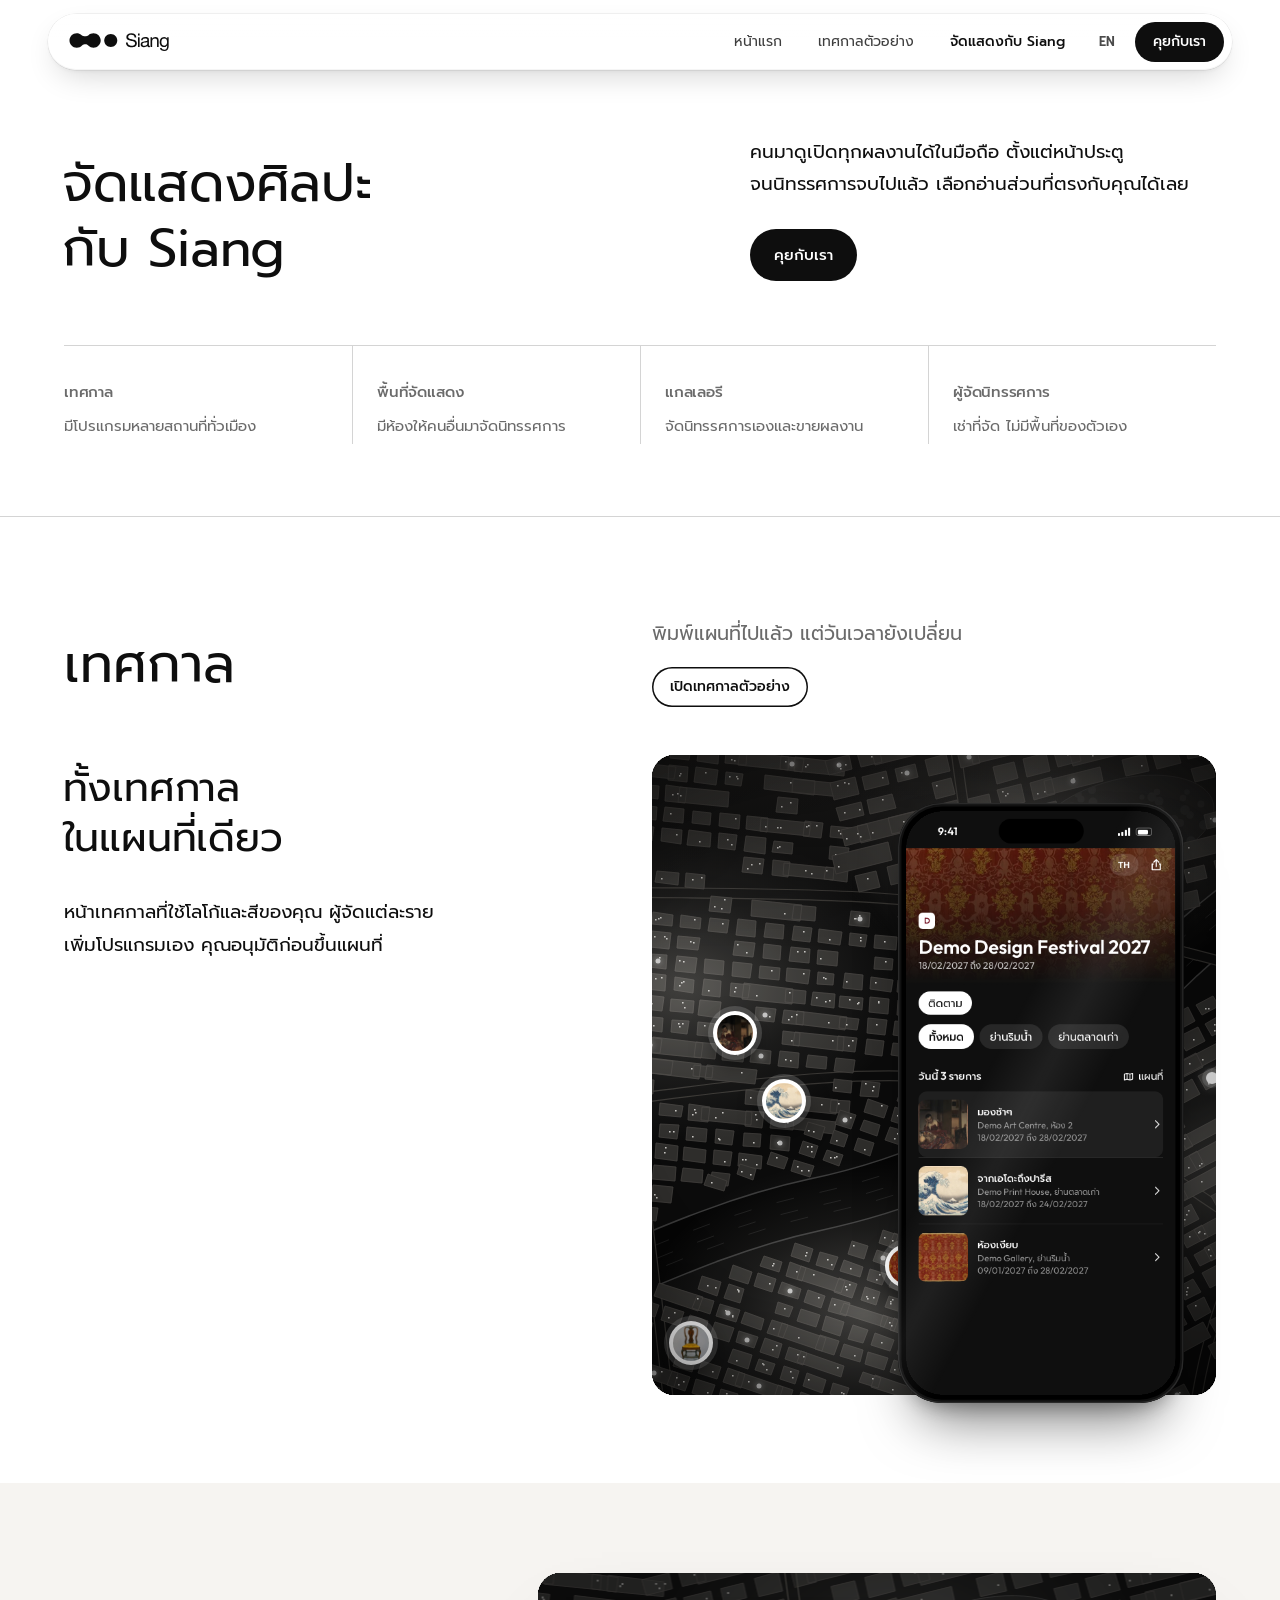
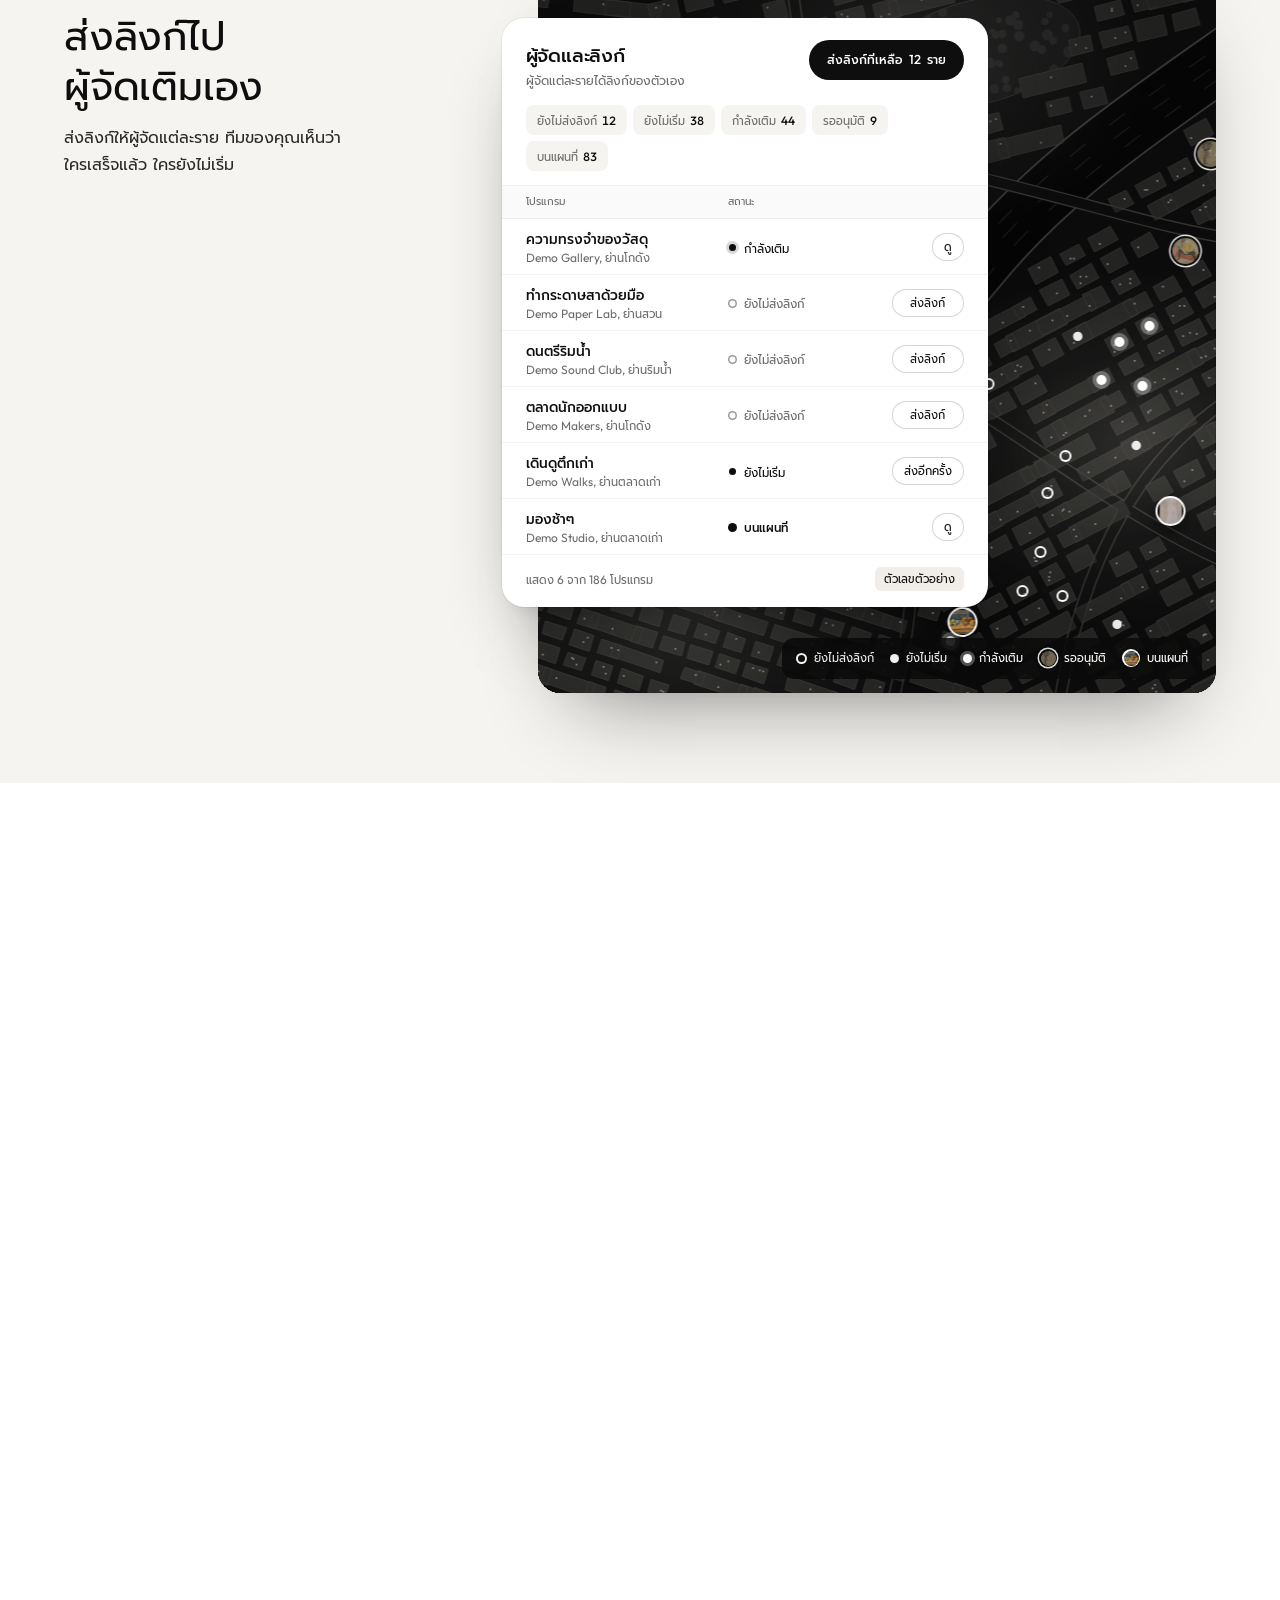
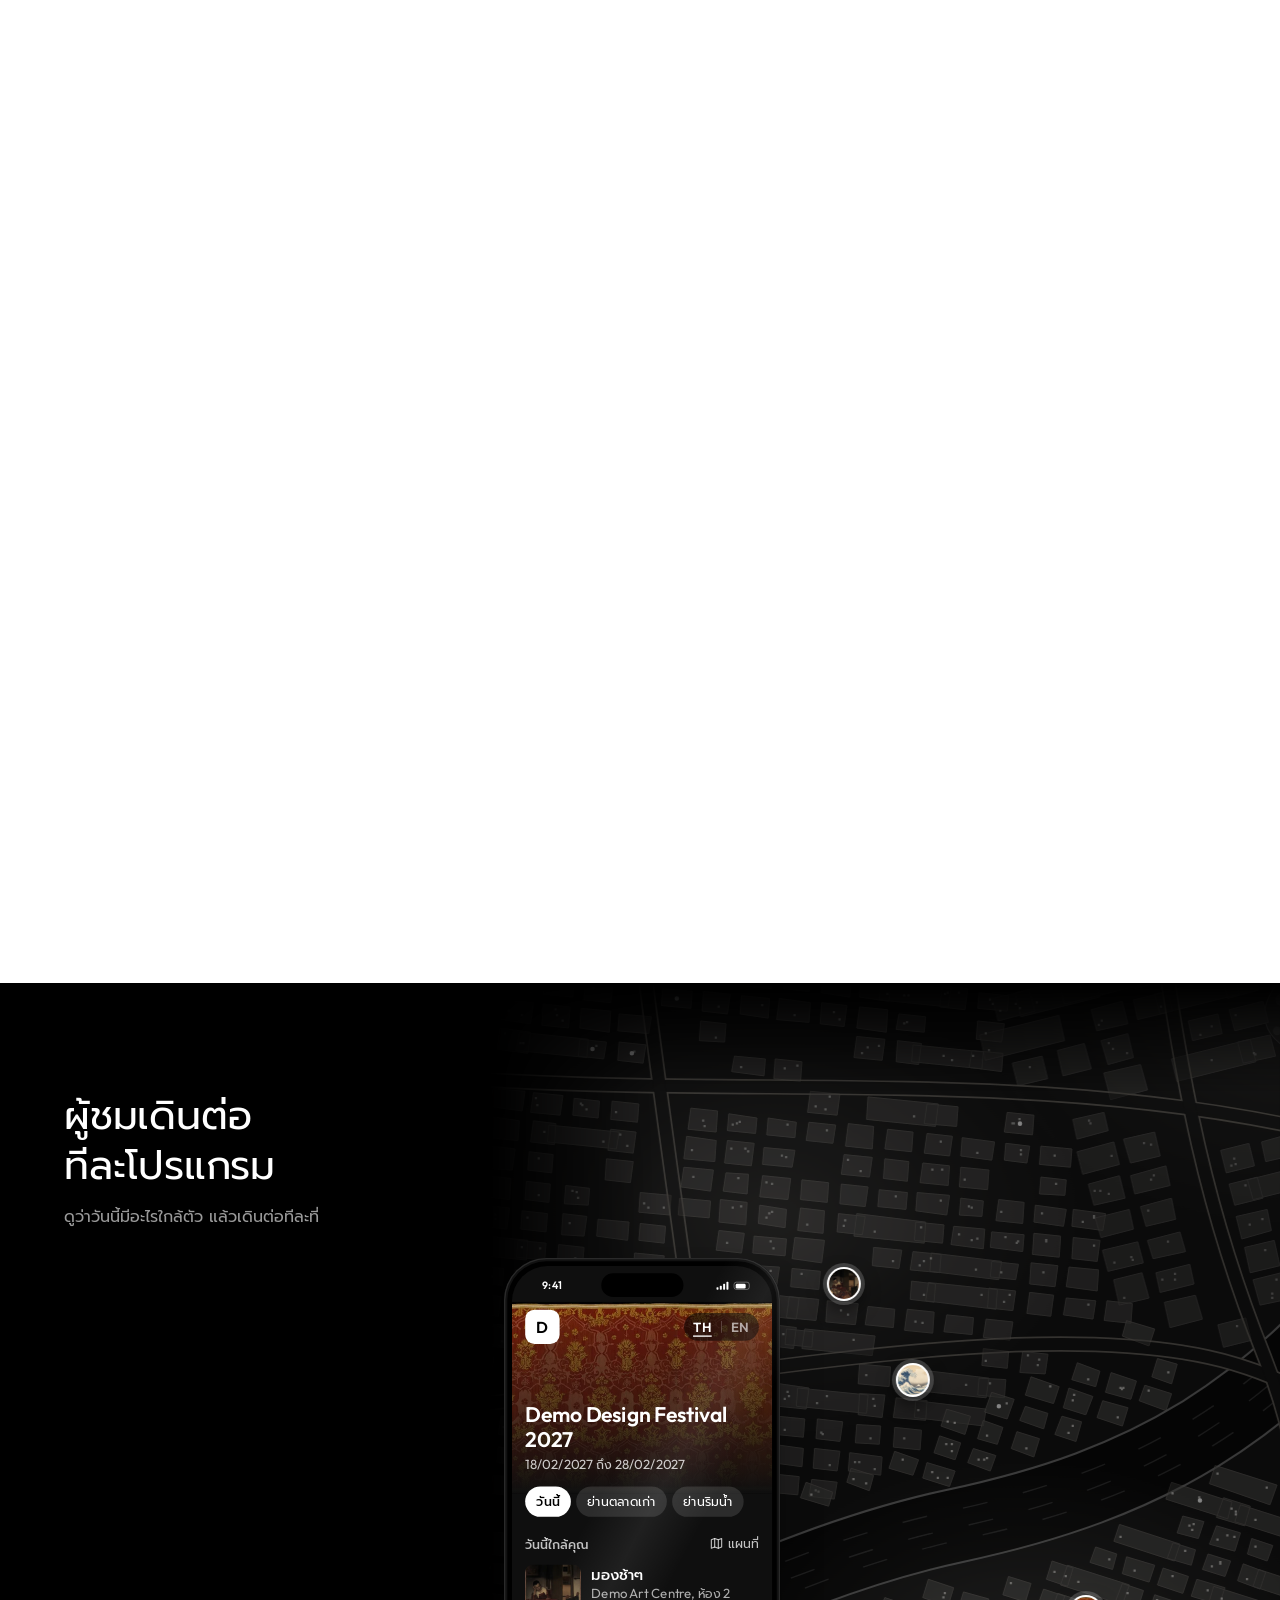
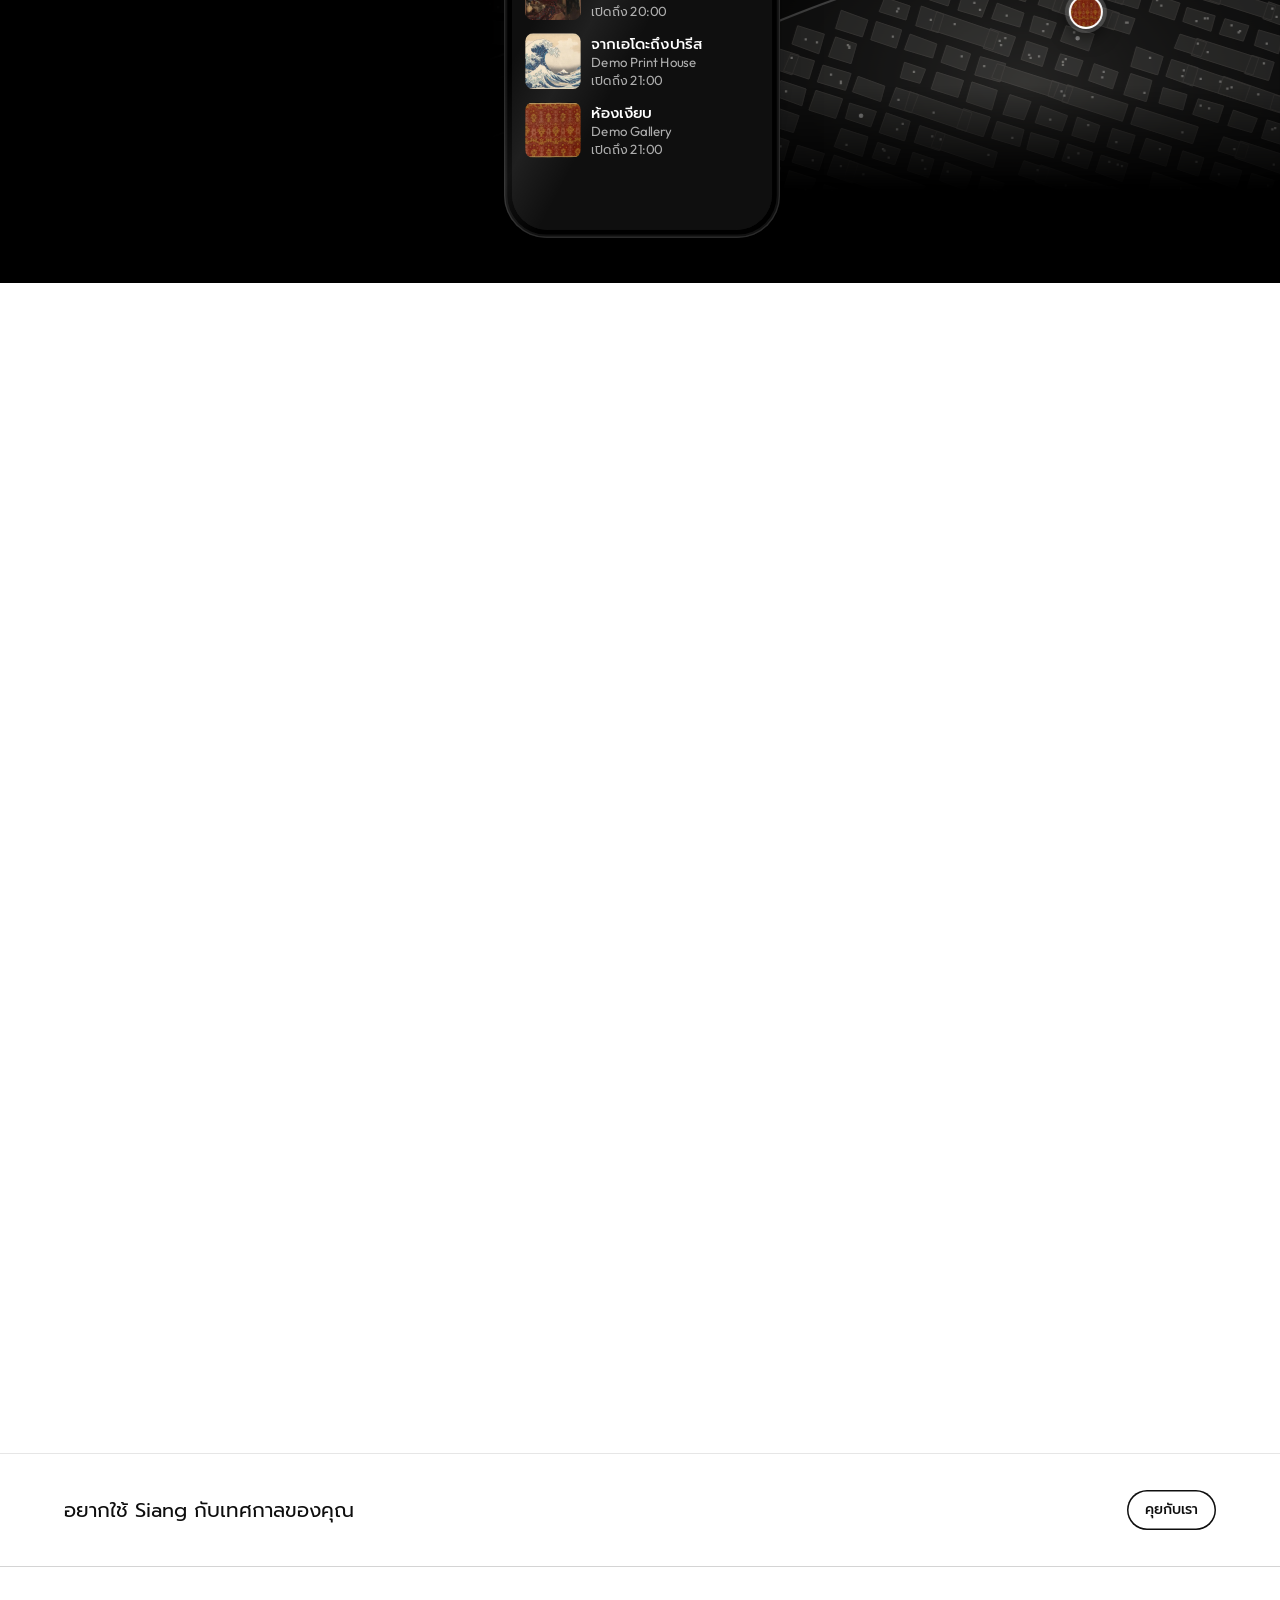
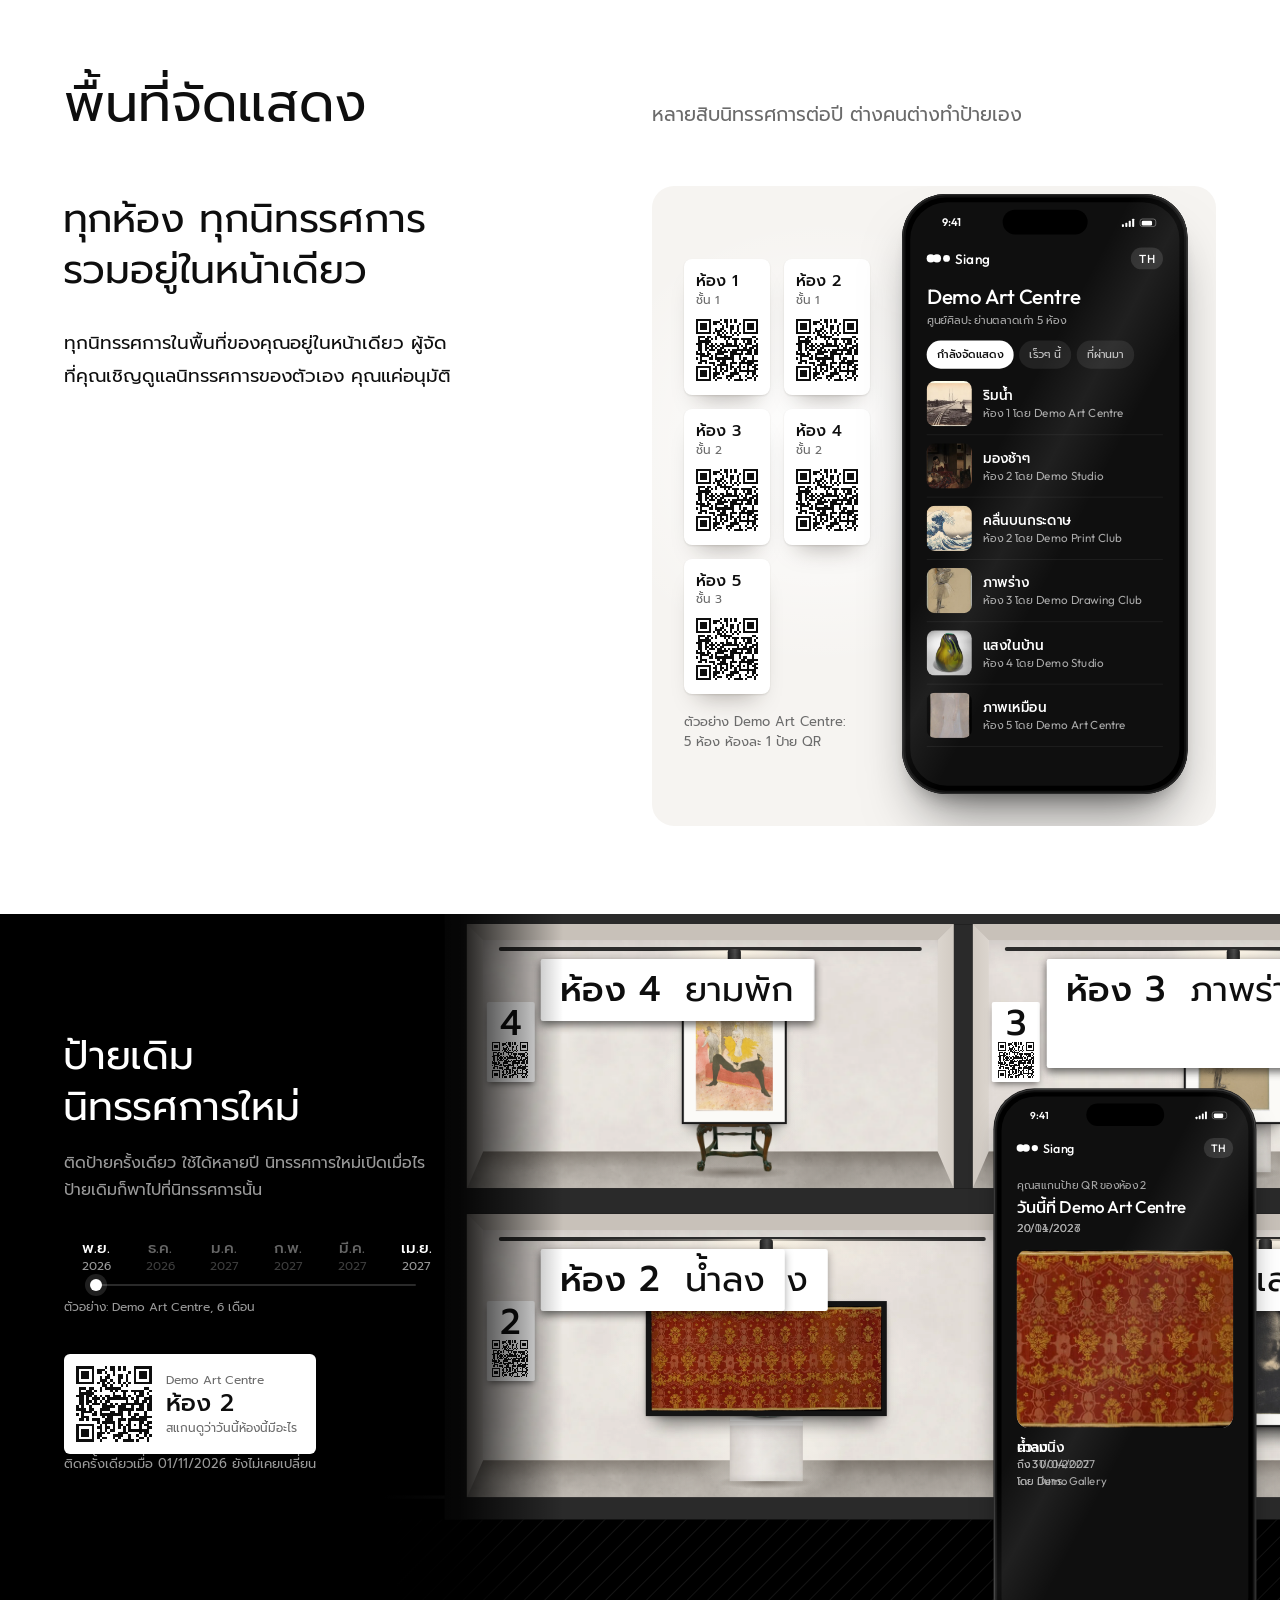
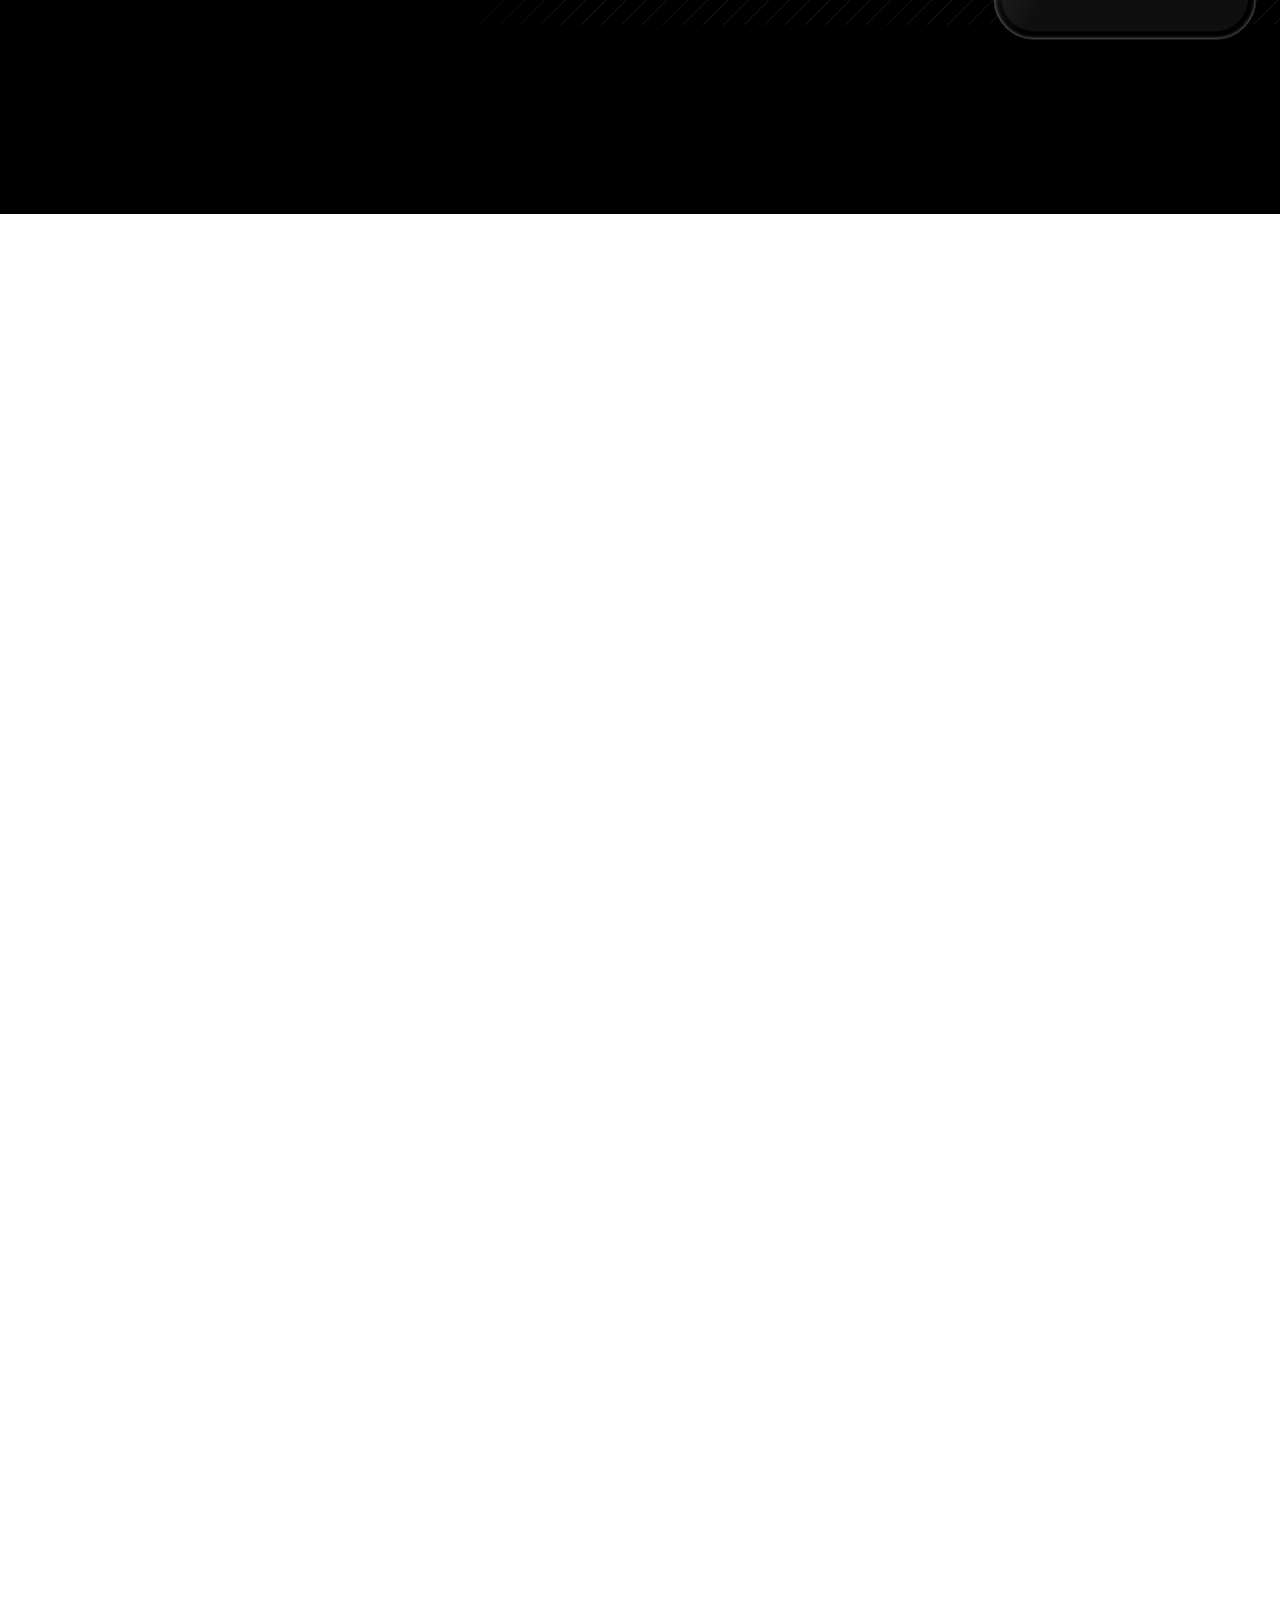
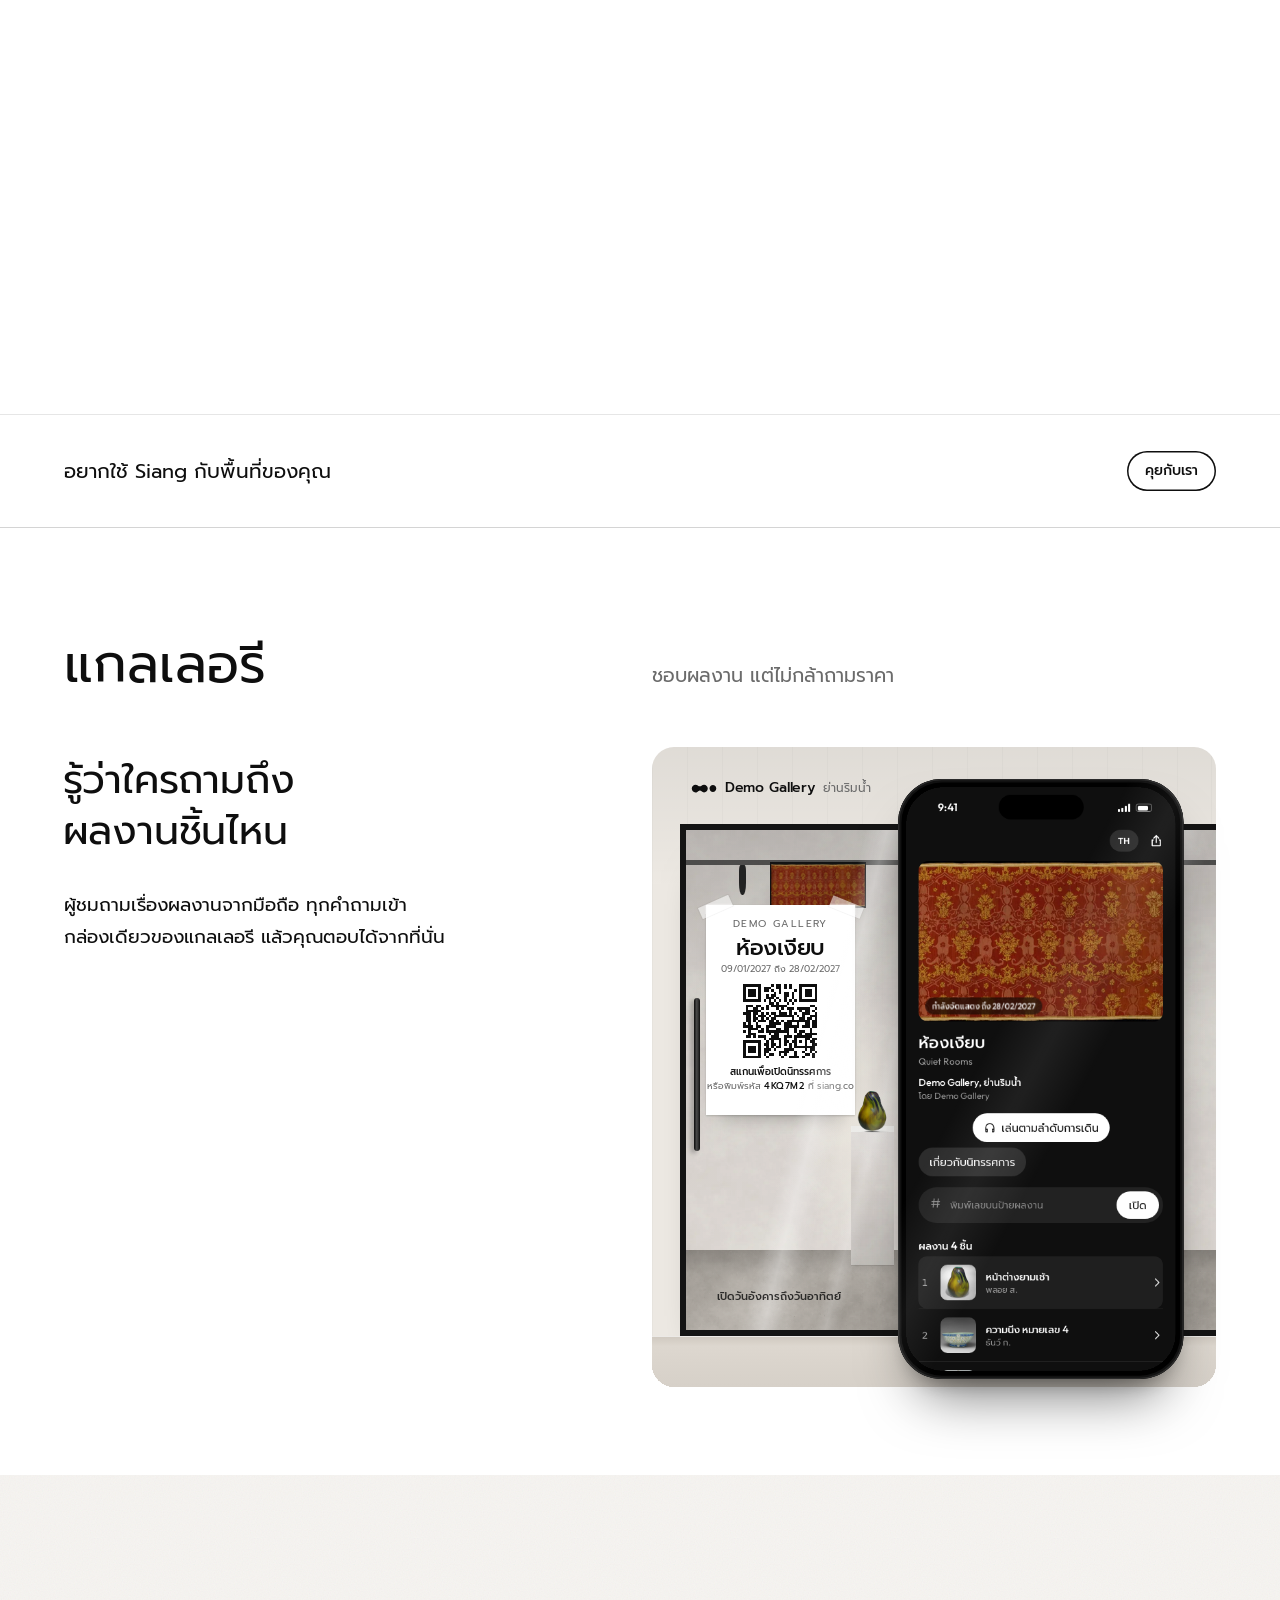
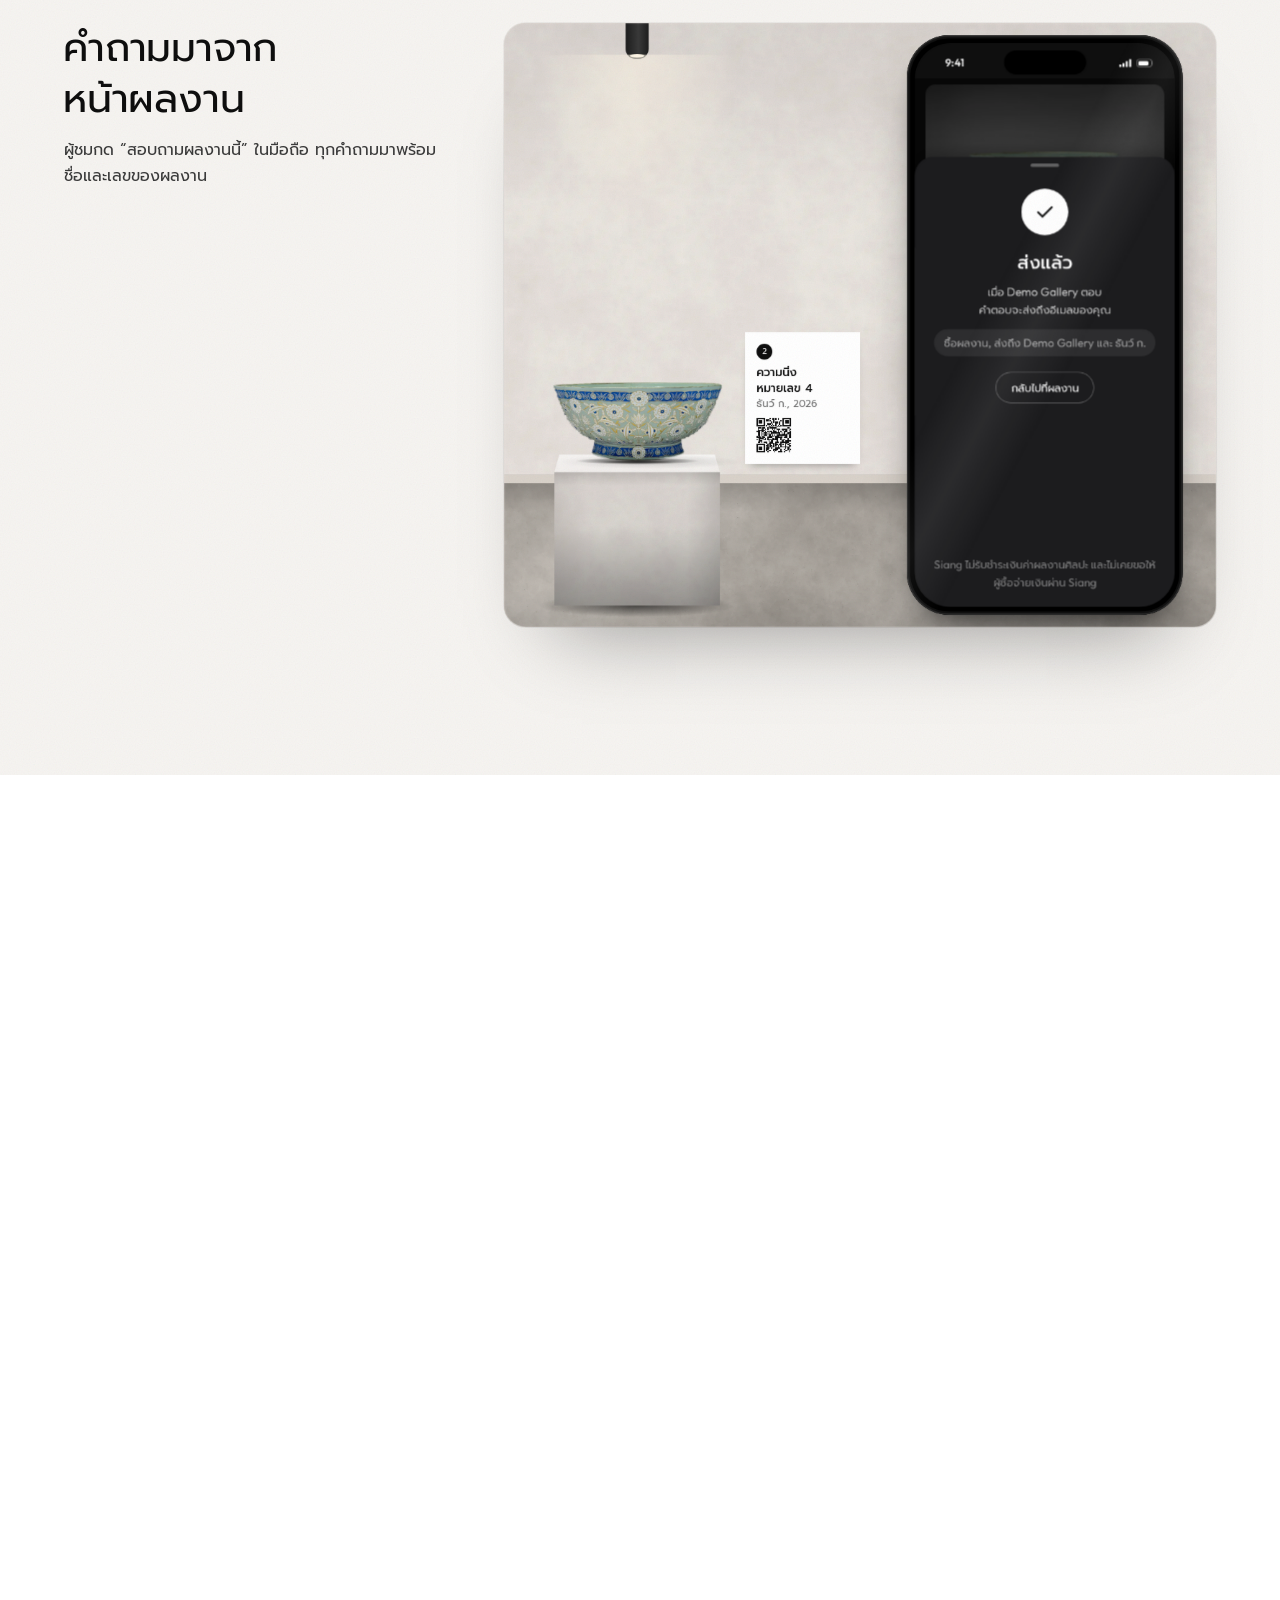
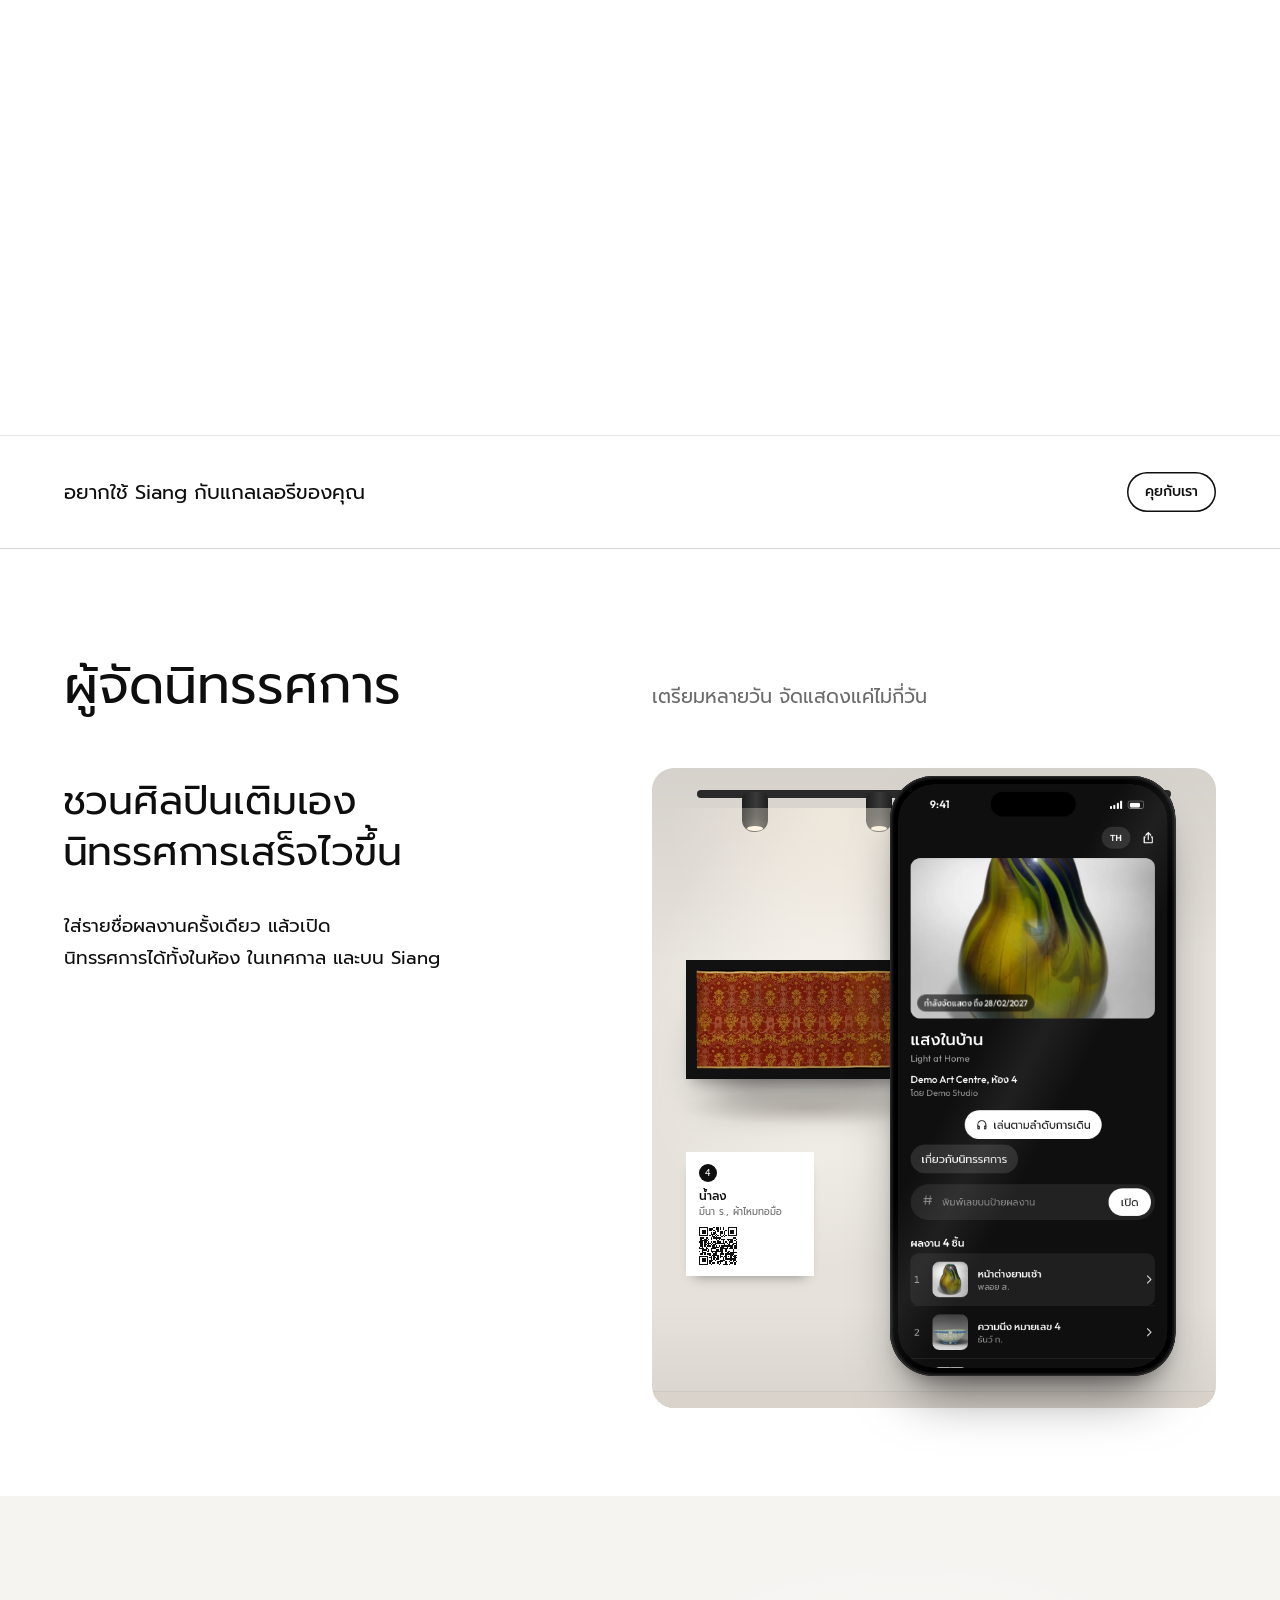
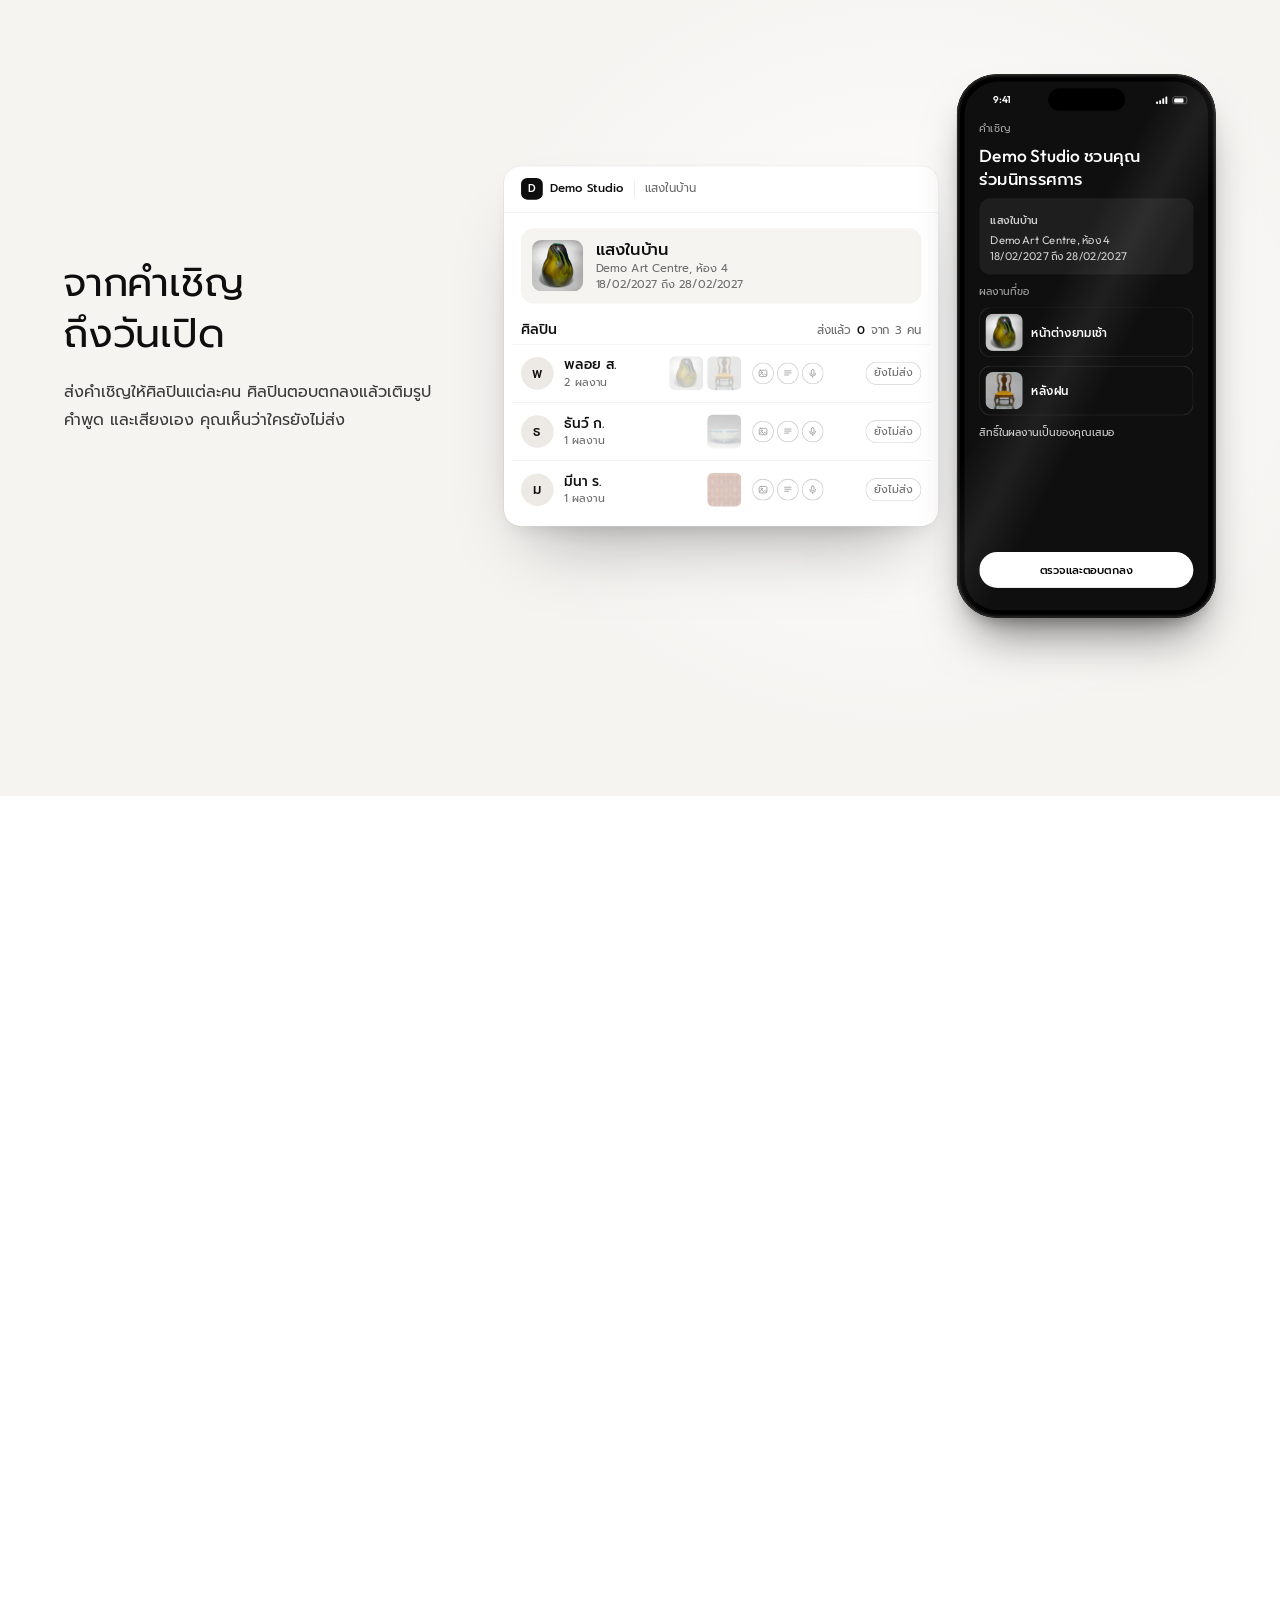
<file: site/for/index.html>
<!doctype html><html lang="th"><head><meta charset="utf-8"><meta name="viewport" content="width=device-width, initial-scale=1, viewport-fit=cover"><title>Siang สำหรับผู้จัด: เทศกาล พื้นที่จัดแสดง แกลเลอรี และผู้จัดนิทรรศการ</title><meta name="description" content="ใส่ผลงานครั้งเดียว ได้หน้านิทรรศการ ป้าย QR ป้ายผลงาน สูจิบัตร กล่องคำถาม และรายงานหลังจบ ออกแบบให้เข้ากับเทศกาล พื้นที่จัดแสดง แกลเลอรี และผู้จัดนิทรรศการ"><meta name="robots" content="noindex, nofollow"><link rel="canonical" href="https://info.siang.co/for/"><link rel="alternate" hreflang="th" href="https://info.siang.co/for/"><link rel="alternate" hreflang="en" href="https://info.siang.co/en/for/"><meta property="og:title" content="Siang สำหรับผู้จัด: เทศกาล พื้นที่จัดแสดง แกลเลอรี และผู้จัดนิทรรศการ"><meta property="og:description" content="ใส่ผลงานครั้งเดียว ได้หน้านิทรรศการ ป้าย QR ป้ายผลงาน สูจิบัตร กล่องคำถาม และรายงานหลังจบ ออกแบบให้เข้ากับเทศกาล พื้นที่จัดแสดง แกลเลอรี และผู้จัดนิทรรศการ"><meta property="og:image" content="https://info.siang.co/assets/art/wave-1200.webp"><meta name="theme-color" content="#ffffff"><link rel="icon" href="../assets/brand/siang-symbol-black.svg" type="image/svg+xml"><link rel="preload" href="../assets/fonts/prompt-thai-400-normal.woff2" as="font" type="font/woff2" crossorigin><link rel="stylesheet" href="../assets/fonts.css"><link rel="stylesheet" href="../assets/css/base.css"><link rel="stylesheet" href="../assets/css/phone.css"><link rel="stylesheet" href="../assets/css/scene.css"><link rel="stylesheet" href="../assets/css/festival.css"><link rel="stylesheet" href="../assets/css/venue.css"><link rel="stylesheet" href="../assets/css/gallery.css"><link rel="stylesheet" href="../assets/css/organiser.css"><link rel="stylesheet" href="../assets/css/clients.css"></head><body><a class="skip" href="#main"><span class="nb">ข้ามไปที่เนื้อหา</span></a><header class="nav clients"><div class="bar"><a class="logo" href="../" aria-label="Siang"><img class="lb" src="../assets/brand/siang-lockup-black.svg" alt="Siang" width="88" height="20"><img class="lw" src="../assets/brand/siang-lockup-white.svg" alt="" width="88" height="20"></a><span class="nsp"></span><a class="ndemo" href="../"><span class="nb">หน้าแรก</span></a><a class="ndemo" href="../demo/"><span class="nb">เทศกาลตัวอย่าง</span></a><a class="nfor" href="../for/" aria-current=page><span><span class="nb">จัดแสดงกับ</span> <span class="nb">Siang</span></span></a><a class="nlang" href="../en/for/" hreflang="en" lang="en" aria-label="English">EN</a><a class="btn sm" href="mailto:contact@siang.co?subject=%E0%B8%84%E0%B8%B8%E0%B8%A2%E0%B9%80%E0%B8%A3%E0%B8%B7%E0%B9%88%E0%B8%AD%E0%B8%87%20Siang%20%E0%B8%AA%E0%B8%B3%E0%B8%AB%E0%B8%A3%E0%B8%B1%E0%B8%9A%E0%B8%9C%E0%B8%B9%E0%B9%89%E0%B8%88%E0%B8%B1%E0%B8%94"><span class="nb">คุยกับเรา</span></a><button class="menu-btn" type="button" aria-label="เมนู" aria-expanded="false" data-menu><svg aria-hidden="true" width="22" height="22" viewBox="0 0 24 24" fill="none" stroke="currentColor" stroke-width="1.75" stroke-linecap="round"><path d="M4 9h16M4 15h16"/></svg></button></div></header><div class="sheet" id="sheet" aria-hidden="true"><nav aria-label="หน้าหลัก"><a href="../"><span class="nb">หน้าแรก</span></a><a href="../demo/"><span class="nb">เปิดเทศกาลตัวอย่าง</span></a><a href="../#artists"><span class="nb">สำหรับศิลปิน</span></a></nav><a class="sh-for" href="../for/"><b><span class="nb">จัดแสดงกับ</span> <span class="nb">Siang</span></b><small><span class="nb">สำหรับเทศกาล</span> <span class="nb">พื้นที่จัดแสดง</span> <span class="nb">แกลเลอรี</span> <span class="nb">และผู้จัดนิทรรศการ</span></small></a><div class="sh-row"><a class="btn go sm" href="https://siang.co"><svg class="sym" viewBox="1623 123 94 30" aria-hidden="true"><path d="M1670.166 124.426C1666.562 124.426 1663.284 125.818 1660.835 128.09C1656.951 131.334 1650.79 130.317 1647.928 128.154C1647.7 127.94 1647.468 127.732 1647.226 127.533C1644.859 125.592 1641.831 124.426 1638.53 124.426C1630.951 124.426 1624.807 130.571 1624.807 138.15C1624.807 145.729 1630.951 151.873 1638.53 151.873C1642.473 151.873 1646.024 150.208 1648.528 147.545C1654.318 143.612 1658.304 145.9 1659.965 147.328C1660.241 147.634 1660.531 147.927 1660.833 148.207L1660.835 148.21L1660.835 148.209C1663.284 150.482 1666.562 151.873 1670.166 151.873C1677.746 151.873 1683.89 145.729 1683.89 138.15C1683.89 130.571 1677.746 124.426 1670.166 124.426Z"/><path d="M1702.884 125.807C1696.067 125.807 1690.541 131.333 1690.541 138.15C1690.541 144.966 1696.067 150.493 1702.884 150.493C1709.7 150.493 1715.227 144.966 1715.227 138.15C1715.227 131.333 1709.7 125.807 1702.884 125.807Z"/></svg><span><span class="nb">ลองใช้</span> <span class="nb">siang.co</span></span></a><span class="lang"><a href="../for/" hreflang="th" aria-current=true>TH</a><a href="../en/for/" hreflang="en">EN</a></span></div></div><main id="main"><style>.fz-map{background-image:url("data:image/svg+xml,%3Csvg xmlns='http://www.w3.org/2000/svg' viewBox='0 0 1000 640' preserveAspectRatio='none'%3E%3Crect width='1000' height='640' fill='%230B0B0B'/%3E%3Cdefs%3E%3CclipPath id='k'%3E%3Cellipse cx='690' cy='70' rx='92' ry='46' transform='rotate(-14 690 70)'/%3E%3C/clipPath%3E%3C/defs%3E%3Cellipse cx='690' cy='70' rx='92' ry='46' transform='rotate(-14 690 70)' fill='%23131313' stroke='%23262626' stroke-width='.8'/%3E%3Cg clip-path='url(%23k)' fill='%231F1F1F'%3E%3Ccircle cx='647' cy='74' r='3.4'/%3E%3Ccircle cx='707' cy='80' r='2.7'/%3E%3Ccircle cx='609' cy='98' r='3.1'/%3E%3Ccircle cx='646' cy='111' r='3.7'/%3E%3Ccircle cx='746' cy='68' r='4.1'/%3E%3Ccircle cx='632' cy='81' r='4.7'/%3E%3Ccircle cx='694' cy='90' r='4.2'/%3E%3Ccircle cx='618' cy='91' r='4.0'/%3E%3Ccircle cx='657' cy='31' r='4.7'/%3E%3Ccircle cx='685' cy='88' r='4.7'/%3E%3Ccircle cx='725' cy='105' r='3.5'/%3E%3Ccircle cx='740' cy='65' r='4.8'/%3E%3Ccircle cx='753' cy='37' r='2.8'/%3E%3Ccircle cx='643' cy='109' r='3.6'/%3E%3Ccircle cx='711' cy='54' r='3.8'/%3E%3Ccircle cx='671' cy='58' r='4.0'/%3E%3Ccircle cx='704' cy='103' r='4.2'/%3E%3Ccircle cx='761' cy='100' r='5.0'/%3E%3Ccircle cx='718' cy='42' r='4.7'/%3E%3Ccircle cx='767' cy='104' r='3.9'/%3E%3Ccircle cx='725' cy='46' r='4.6'/%3E%3Ccircle cx='702' cy='52' r='2.7'/%3E%3Ccircle cx='749' cy='111' r='2.7'/%3E%3Ccircle cx='740' cy='63' r='2.9'/%3E%3Ccircle cx='656' cy='92' r='4.7'/%3E%3Ccircle cx='615' cy='79' r='2.6'/%3E%3Ccircle cx='726' cy='56' r='4.7'/%3E%3Ccircle cx='770' cy='70' r='5.0'/%3E%3Ccircle cx='658' cy='35' r='4.0'/%3E%3Ccircle cx='612' cy='45' r='3.5'/%3E%3Ccircle cx='708' cy='42' r='2.6'/%3E%3Ccircle cx='751' cy='55' r='4.9'/%3E%3Ccircle cx='756' cy='60' r='3.7'/%3E%3Ccircle cx='693' cy='82' r='4.0'/%3E%3Ccircle cx='700' cy='80' r='4.9'/%3E%3Ccircle cx='691' cy='64' r='4.3'/%3E%3Ccircle cx='647' cy='54' r='4.9'/%3E%3Ccircle cx='693' cy='74' r='2.5'/%3E%3Ccircle cx='676' cy='77' r='2.6'/%3E%3Ccircle cx='709' cy='81' r='2.7'/%3E%3Ccircle cx='711' cy='67' r='4.2'/%3E%3Ccircle cx='666' cy='87' r='4.3'/%3E%3Ccircle cx='611' cy='34' r='4.2'/%3E%3Ccircle cx='767' cy='49' r='3.6'/%3E%3Ccircle cx='705' cy='55' r='3.4'/%3E%3Ccircle cx='659' cy='59' r='4.0'/%3E%3Ccircle cx='657' cy='60' r='4.4'/%3E%3Ccircle cx='612' cy='76' r='4.3'/%3E%3Ccircle cx='659' cy='47' r='4.5'/%3E%3Ccircle cx='647' cy='44' r='3.6'/%3E%3Ccircle cx='723' cy='37' r='3.3'/%3E%3Ccircle cx='662' cy='98' r='3.6'/%3E%3Ccircle cx='749' cy='43' r='3.3'/%3E%3Ccircle cx='715' cy='102' r='3.6'/%3E%3Ccircle cx='644' cy='39' r='3.8'/%3E%3Ccircle cx='639' cy='95' r='4.6'/%3E%3Ccircle cx='638' cy='52' r='4.5'/%3E%3Ccircle cx='714' cy='95' r='3.4'/%3E%3Ccircle cx='629' cy='53' r='4.5'/%3E%3Ccircle cx='652' cy='57' r='3.5'/%3E%3Ccircle cx='677' cy='63' r='4.8'/%3E%3Ccircle cx='633' cy='29' r='4.9'/%3E%3Ccircle cx='753' cy='110' r='3.6'/%3E%3Ccircle cx='765' cy='105' r='3.1'/%3E%3Ccircle cx='731' cy='98' r='4.2'/%3E%3Ccircle cx='693' cy='53' r='3.4'/%3E%3Ccircle cx='645' cy='34' r='4.0'/%3E%3Ccircle cx='655' cy='96' r='2.6'/%3E%3Ccircle cx='757' cy='86' r='4.8'/%3E%3Ccircle cx='756' cy='103' r='3.9'/%3E%3C/g%3E%3Cpath d='M-28 -39L21 -34L20 -19L-30 -24ZM-16 -15L4 -13L3 -1L-17 -3ZM-19 27L-2 28L-3 41L-20 39ZM-22 46L-3 48L-5 63L-23 61ZM-24 67L-5 69L-6 84L-26 82ZM-26 89L-8 90L-9 104L-27 102ZM-48 150L2 155L0 168L-50 163ZM-36 171L-15 173L-17 189L-37 186ZM-39 192L-17 194L-18 210L-40 207ZM12 -14L32 -12L31 4L10 2ZM9 8L31 10L30 23L7 21ZM7 30L29 32L27 44L5 41ZM-9 49L40 54L39 66L-11 61ZM-12 69L38 75L37 87L-13 82ZM-0 91L22 93L21 108L-2 105ZM-1 113L18 115L17 127L-2 125ZM-18 132L32 137L30 150L-20 145ZM-6 155L15 157L13 169L-7 167ZM-7 174L12 176L11 192L-9 190ZM-25 193L25 199L23 214L-26 209ZM-13 217L9 219L8 232L-15 230ZM-29 236L21 241L19 255L-31 250ZM-15 258L2 260L1 274L-17 272ZM-18 280L0 282L-1 294L-19 293ZM-22 299L1 302L-1 317L-24 314ZM-24 320L-2 322L-3 338L-26 336ZM-25 342L-6 344L-7 358L-26 356ZM-30 383L-9 385L-10 400L-32 398ZM-33 404L-11 406L-12 421L-35 419ZM-49 425L1 430L-1 442L-50 437ZM-51 445L-1 450L-3 464L-53 459ZM-39 468L-18 470L-19 482L-40 480ZM43 -30L61 -29L60 -16L42 -18ZM39 -9L61 -7L59 5L38 2ZM39 12L56 13L55 26L38 24ZM21 31L70 36L69 48L19 43ZM31 74L51 77L49 88L30 86ZM29 94L49 96L48 110L27 108ZM23 135L46 138L44 152L22 150ZM23 157L42 159L41 172L21 170ZM20 177L41 179L39 194L18 192ZM19 200L37 202L36 214L18 212ZM16 219L36 221L34 236L14 234ZM-1 239L48 244L47 257L-3 252ZM13 262L30 264L28 277L12 275ZM8 283L30 285L29 297L7 295ZM7 303L27 305L25 319L6 317ZM6 323L23 325L22 341L5 339ZM-2 387L18 389L16 402L-3 400ZM-5 406L17 409L16 425L-7 422ZM-7 429L14 431L13 444L-8 442ZM-7 451L10 452L9 464L-8 462ZM-11 470L10 472L8 486L-12 484ZM-13 491L8 493L6 507L-15 505ZM-32 531L18 537L16 550L-33 545ZM70 -27L90 -25L88 -13L69 -15ZM68 -6L87 -4L86 7L67 5ZM66 14L85 16L84 29L64 27ZM63 35L84 38L82 49L62 47ZM62 56L81 58L79 71L60 69ZM58 76L80 78L78 93L57 90ZM56 96L78 99L76 114L54 111ZM51 139L74 141L72 155L50 152ZM50 159L70 162L69 176L48 174ZM50 180L67 182L65 197L48 196ZM47 201L64 203L63 218L46 216ZM45 222L63 224L61 239L43 237ZM27 242L76 247L75 261L25 256ZM39 265L59 267L58 279L38 277ZM37 285L57 287L55 301L36 299ZM20 305L70 310L68 323L19 318ZM33 328L52 330L50 342L32 340ZM29 369L47 371L46 384L28 382ZM25 389L47 391L46 406L23 404ZM25 411L43 413L42 426L23 424ZM22 432L41 434L40 447L21 445ZM19 453L40 455L38 467L18 465ZM16 473L38 475L37 489L15 487ZM16 495L34 497L33 509L15 507ZM14 514L32 516L30 531L12 529ZM99 -24L116 -23L115 -10L98 -12ZM81 -5L130 -0L129 12L79 7ZM94 17L113 19L112 32L92 30ZM92 37L111 39L109 54L90 52ZM89 58L109 61L108 74L87 72ZM87 79L106 81L105 96L86 94ZM70 99L119 104L118 117L68 112ZM80 142L101 144L99 158L78 156ZM80 162L96 164L95 179L78 177ZM77 184L94 186L93 199L76 197ZM75 205L92 207L91 220L74 218ZM72 226L90 228L89 241L71 239ZM69 247L89 249L88 261L68 259ZM67 268L87 270L86 282L65 280ZM64 289L86 291L85 303L62 301ZM48 306L98 312L96 327L46 322ZM62 330L79 332L78 345L60 344ZM57 372L75 374L74 387L55 385ZM55 394L73 396L71 407L54 405ZM51 414L72 416L71 429L50 427ZM48 454L67 456L65 472L46 470ZM46 476L64 478L63 492L45 490ZM42 497L64 500L63 512L40 510ZM26 515L76 520L74 536L24 531ZM125 -23L146 -21L145 -6L123 -8ZM123 -1L144 2L143 14L122 11ZM106 18L156 23L155 37L105 31ZM118 39L140 42L139 57L116 55ZM117 60L137 62L135 78L116 76ZM114 82L135 84L134 99L113 96ZM113 104L132 106L130 118L112 116ZM109 146L127 148L126 160L108 158ZM91 165L141 170L139 182L90 177ZM103 208L120 210L119 222L102 221ZM101 228L118 230L116 244L100 243ZM98 250L116 252L115 264L97 262ZM80 268L130 274L128 288L79 283ZM78 290L127 296L126 307L77 302ZM92 311L110 313L108 329L90 327ZM87 332L109 334L108 350L86 347ZM69 374L119 379L117 391L68 386ZM67 394L117 399L115 413L65 407ZM76 437L98 440L97 453L75 451ZM60 457L110 462L109 475L59 469ZM72 478L94 480L93 496L70 494ZM70 501L91 503L90 515L69 513ZM153 -19L174 -17L172 -4L152 -6ZM141 86L164 88L162 100L140 98ZM141 106L160 108L158 121L140 119ZM136 148L155 150L154 163L135 161ZM135 168L153 170L151 185L133 183ZM132 189L151 191L149 206L131 204ZM126 232L148 234L147 247L125 244ZM108 270L158 276L156 291L106 286ZM120 293L141 295L140 310L118 308ZM119 314L137 316L136 331L118 329ZM113 357L135 360L133 372L112 369ZM111 398L128 399L127 415L109 413ZM108 418L127 420L125 436L106 434ZM90 439L140 444L139 457L89 452ZM102 462L124 464L122 476L101 474ZM100 481L122 483L120 499L98 496ZM184 -37L203 -36L201 -21L183 -23ZM166 -17L216 -12L215 -0L165 -5ZM164 3L214 9L213 21L163 16ZM162 24L212 30L210 42L161 37ZM172 68L193 70L192 82L171 80ZM156 213L178 215L177 229L155 227ZM156 235L174 237L173 249L155 247ZM152 256L173 258L172 270L151 268ZM152 275L169 277L167 292L151 291ZM133 296L183 301L182 314L132 308ZM147 319L165 321L164 332L146 331ZM141 360L163 363L162 374L139 372ZM138 380L161 382L159 397L137 395ZM137 400L158 402L156 418L136 416ZM135 423L155 425L154 437L134 435ZM134 442L152 444L150 460L133 458ZM128 484L149 487L147 501L127 499ZM211 -34L232 -32L231 -19L209 -21ZM210 -12L228 -10L226 1L209 -1ZM192 6L242 12L240 24L191 19ZM204 29L225 31L224 44L203 41ZM202 49L223 52L222 65L201 63ZM201 70L220 72L218 86L200 84ZM199 91L217 93L216 106L198 105ZM192 153L211 155L210 170L190 168ZM189 173L210 176L209 191L187 189ZM187 195L208 197L206 212L185 209ZM184 217L206 219L205 231L183 229ZM175 321L193 323L192 336L173 334ZM170 362L189 364L188 378L169 376ZM169 384L186 385L185 399L167 397ZM164 404L186 406L185 420L163 418ZM164 424L182 426L181 442L163 440ZM146 445L196 450L194 463L145 457ZM144 465L194 470L192 485L142 479ZM237 -10L257 -8L255 5L236 3ZM235 10L254 12L253 27L234 25ZM232 30L253 33L251 48L231 46ZM231 52L250 54L249 68L229 66ZM228 73L248 75L247 89L227 86ZM223 116L245 118L244 130L221 127ZM219 157L239 160L238 171L218 169ZM218 176L237 178L235 194L216 192ZM217 199L233 200L232 214L215 212ZM213 218L232 220L231 236L212 234ZM212 240L230 242L228 256L210 254ZM208 261L229 263L228 277L206 274ZM205 281L228 284L226 298L203 296ZM189 301L239 306L237 320L188 315ZM203 324L220 325L219 339L202 338ZM174 448L224 453L222 466L172 460ZM268 -29L286 -27L285 -12L267 -14ZM265 -8L285 -6L284 9L263 6ZM262 12L284 15L282 30L260 27ZM246 32L295 37L294 52L244 47ZM259 56L277 58L276 70L258 68ZM255 75L277 78L276 92L253 90ZM252 118L271 120L270 134L251 132ZM247 160L267 163L266 174L246 172ZM244 181L266 183L264 195L243 193ZM243 201L263 203L261 218L241 216ZM241 222L260 225L259 238L240 235ZM237 244L260 246L259 258L236 256ZM238 265L255 266L253 279L237 277ZM219 282L269 288L267 303L218 298ZM217 303L267 309L265 324L216 318ZM226 348L249 351L247 362L225 360ZM226 369L245 370L243 384L225 382ZM222 388L244 391L243 406L221 403ZM220 410L242 412L241 426L218 424ZM219 430L239 432L237 448L217 446ZM280 -26L330 -21L328 -9L279 -14ZM292 -4L313 -2L312 10L291 8ZM292 17L309 19L307 31L291 29ZM286 58L306 60L305 74L285 71ZM285 78L303 80L301 95L284 93ZM277 141L298 143L296 158L275 156ZM276 163L295 165L293 178L274 176ZM271 204L290 206L289 220L270 218ZM270 224L287 226L286 242L268 240ZM266 245L287 247L285 263L264 260ZM264 267L284 269L283 282L263 280ZM262 287L283 289L281 304L260 302ZM260 310L279 312L278 323L259 321ZM255 349L276 352L274 367L254 365ZM253 372L273 374L272 387L252 385ZM250 392L272 395L271 408L249 405ZM249 413L269 415L268 428L247 426ZM324 -23L342 -21L340 -6L322 -8ZM306 -3L355 2L354 15L304 10ZM313 61L334 63L333 77L312 74ZM312 81L332 83L331 99L310 96ZM310 102L330 104L328 119L308 117ZM304 164L322 166L321 182L302 180ZM301 186L321 188L319 202L299 200ZM299 207L318 209L316 223L298 221ZM297 228L316 230L314 243L296 241ZM293 271L311 273L310 284L292 283ZM289 290L311 292L309 307L288 305ZM273 310L323 315L321 329L271 324ZM268 352L318 357L317 370L267 365ZM282 374L300 376L298 390L281 388ZM280 395L298 397L296 411L279 409ZM278 417L296 419L294 431L276 429ZM349 -19L372 -16L371 -5L348 -7ZM347 1L370 4L368 17L346 14ZM331 20L381 26L380 40L330 34ZM344 42L364 44L363 59L342 57ZM327 63L377 68L375 81L326 76ZM340 86L359 88L358 99L338 97ZM339 105L356 107L354 122L338 120ZM318 145L368 150L366 166L317 161ZM332 168L350 170L349 184L330 182ZM330 189L347 191L346 205L329 203ZM326 211L346 213L345 225L325 223ZM310 228L359 234L358 249L308 244ZM322 252L342 254L340 267L321 265ZM318 294L337 296L336 309L316 307ZM312 335L334 337L333 351L311 349ZM312 356L330 357L328 373L311 371ZM310 378L327 379L326 392L309 391ZM305 398L328 401L327 414L304 411ZM361 2L411 8L410 21L360 16ZM359 24L409 29L407 42L358 37ZM371 66L389 68L387 83L369 81ZM350 108L400 113L399 125L349 120ZM360 150L382 152L381 166L358 164ZM360 171L378 173L376 187L358 185ZM357 192L376 194L375 208L355 206ZM353 213L376 215L374 229L352 226ZM352 234L372 236L371 249L351 247ZM350 255L370 257L369 270L348 268ZM349 276L366 278L365 291L348 289ZM346 296L365 298L364 313L344 311ZM343 339L360 340L358 354L341 352ZM338 359L360 361L359 375L336 373ZM337 380L356 382L355 396L336 394ZM397 71L418 73L417 84L396 82ZM396 91L415 93L413 106L395 104ZM392 112L414 114L413 127L390 124ZM385 174L408 177L406 190L384 187ZM384 195L404 197L403 211L383 209ZM384 217L400 219L399 230L383 229ZM379 237L401 239L400 253L377 250ZM363 256L413 262L411 275L362 269ZM361 277L410 282L409 296L359 290ZM374 300L393 302L392 314L372 312ZM354 339L404 345L402 359L353 354ZM352 361L402 367L400 379L351 373ZM417 156L436 158L435 172L415 170ZM416 178L433 180L431 192L415 190ZM411 218L429 220L428 235L409 233ZM406 241L429 243L428 255L405 252ZM406 262L425 264L423 275L405 273ZM404 281L423 283L421 297L403 295ZM402 303L421 305L419 318L400 316ZM400 324L418 326L417 338L399 336ZM397 345L416 346L415 359L396 357ZM441 180L463 182L462 195L440 193ZM441 202L459 204L458 215L440 214ZM437 222L459 225L457 237L436 234ZM436 242L455 244L454 259L435 257ZM434 263L453 265L451 280L433 278ZM433 284L450 286L448 301L431 299ZM428 326L446 328L444 342L426 341ZM464 225L487 228L485 240L463 237ZM464 245L483 247L481 262L463 260ZM461 266L482 268L481 283L459 280ZM459 288L480 290L478 303L457 300ZM488 290L506 292L505 306L486 304ZM385 -18L409 -24L412 -8L389 -3ZM391 6L415 -0L418 14L395 20ZM396 28L421 22L425 39L400 45ZM402 53L427 47L430 60L406 66ZM407 75L433 69L437 84L411 91ZM398 101L454 87L458 105L402 119ZM421 121L442 116L446 132L425 137ZM423 -2L445 -8L448 7L427 12ZM428 22L452 16L455 29L431 35ZM433 45L458 39L462 53L436 59ZM423 71L479 57L483 74L427 88ZM453 112L472 107L477 125L457 130ZM464 161L486 156L489 169L467 175ZM467 184L493 177L497 193L471 200ZM475 207L497 201L501 217L479 222ZM480 231L504 225L507 239L484 245ZM485 254L510 248L514 263L489 269ZM493 275L513 270L518 288L497 293ZM431 -29L487 -43L491 -29L435 -15ZM437 -7L493 -21L497 -4L441 10ZM461 14L481 9L484 22L464 27ZM454 63L510 49L514 65L458 79ZM477 83L499 77L503 93L481 98ZM484 105L503 100L507 117L489 122ZM486 128L512 122L517 140L491 147ZM500 175L522 170L526 187L505 192ZM505 201L530 194L533 208L508 214ZM512 223L534 217L537 232L516 237ZM517 247L540 241L544 255L521 260ZM523 270L547 264L550 278L526 284ZM529 291L551 286L556 303L533 309ZM483 -18L509 -24L513 -8L487 -2ZM491 5L512 -1L516 16L495 21ZM498 28L517 23L521 39L502 44ZM503 50L523 45L527 63L508 68ZM507 76L532 70L535 84L510 90ZM567 307L587 302L591 318L571 323ZM523 -3L542 -8L546 8L527 13ZM534 44L555 39L558 54L538 59ZM522 72L579 58L582 72L526 86ZM546 91L567 86L570 100L549 105ZM534 118L590 104L594 120L538 134ZM569 183L589 178L593 194L573 199ZM575 207L595 202L599 217L579 222ZM580 230L602 225L605 240L584 246ZM586 252L607 247L611 265L590 270ZM592 275L612 270L616 289L597 293ZM546 -34L570 -40L574 -23L550 -17ZM536 -5L592 -19L596 -5L539 9ZM559 12L580 7L584 23L563 29ZM563 35L587 29L591 47L568 53ZM570 59L592 54L596 69L574 75ZM575 83L599 77L603 92L579 98ZM581 106L604 101L608 116L585 121ZM598 177L623 170L627 185L601 191ZM588 204L644 190L648 204L592 218ZM612 222L632 217L636 233L616 238ZM615 245L639 239L644 257L620 263ZM582 -18L607 -24L611 -8L586 -2ZM589 4L612 -2L616 16L593 22ZM596 28L617 22L621 39L600 45ZM602 51L622 46L626 63L606 67ZM619 121L640 115L645 132L623 138ZM623 146L648 140L651 154L627 160ZM636 192L659 186L662 201L639 207ZM642 215L664 210L668 224L646 230ZM614 -27L638 -32L642 -15L618 -9ZM620 -2L644 -7L647 6L624 12ZM610 26L666 12L669 26L613 40ZM655 136L677 131L682 148L660 154ZM660 162L685 156L688 169L664 175ZM634 -7L691 -21L695 -3L639 11ZM687 129L708 124L712 139L691 145ZM693 151L713 146L718 164L698 169ZM684 -17L704 -22L707 -9L688 -4ZM688 5L711 -1L715 16L692 21ZM706 149L763 135L766 151L710 165ZM712 -25L738 -31L741 -17L716 -11ZM718 -3L742 -9L747 8L723 14ZM726 94L782 80L786 97L730 111ZM750 115L770 110L773 123L753 128ZM728 -30L784 -44L788 -28L732 -14ZM751 -9L773 -15L777 -1L754 4ZM757 14L778 9L781 22L761 27ZM770 60L789 55L792 69L773 74ZM780 106L801 101L805 116L784 121ZM780 -17L806 -24L810 -9L784 -2ZM785 5L811 -1L816 15L790 22ZM793 30L816 24L820 37L796 43ZM797 53L823 47L827 60L801 67ZM804 76L828 69L832 85L808 91ZM811 -26L836 -32L840 -15L815 -9ZM819 -3L840 -8L844 8L823 13ZM825 21L846 16L849 30L829 35ZM828 43L854 37L858 55L832 61ZM844 -35L865 -40L870 -22L848 -17ZM833 -6L889 -20L893 -4L836 10ZM838 17L895 3L899 19L842 33ZM862 37L883 31L887 46L865 52ZM882 -18L901 -23L905 -8L886 -3ZM869 9L925 -5L930 12L873 26ZM912 -25L934 -30L937 -17L916 -11ZM917 -3L939 -8L944 8L922 14ZM943 -35L964 -40L968 -22L948 -17ZM-8 621L7 626L3 638L-12 633ZM-15 640L2 645L-2 658L-19 652ZM-23 660L-4 666L-7 676L-26 670ZM15 628L33 634L29 647L11 642ZM-4 643L40 658L36 670L-8 656ZM33 614L77 628L73 640L29 626ZM40 638L57 643L53 654L37 649ZM34 657L50 662L47 673L31 668ZM64 603L108 617L104 629L60 614ZM71 626L88 631L84 644L67 638ZM66 646L81 650L77 662L62 657ZM109 597L124 602L121 613L105 608ZM89 610L133 624L128 638L84 624ZM95 633L114 639L109 653L91 647ZM90 654L105 659L102 670L87 665ZM145 566L163 572L159 583L141 577ZM139 586L155 591L152 602L136 597ZM134 604L149 609L145 622L130 616ZM126 623L144 629L140 640L122 634ZM121 643L136 648L133 659L118 654ZM113 660L133 667L129 679L109 673ZM175 555L194 561L191 572L171 566ZM171 575L186 580L182 591L167 586ZM165 594L180 599L176 609L161 605ZM158 612L174 618L171 629L154 624ZM151 631L169 637L165 649L147 643ZM132 646L176 660L172 672L128 658ZM206 544L225 550L221 562L202 556ZM200 562L219 568L215 582L196 576ZM196 583L211 588L207 599L192 594ZM188 601L206 607L202 619L185 613ZM169 616L213 631L209 641L165 627ZM175 639L194 645L190 657L171 651ZM169 658L188 664L185 676L165 670ZM274 419L293 426L290 436L270 430ZM225 528L269 542L264 556L220 541ZM231 551L250 557L245 571L227 565ZM200 604L244 618L240 632L196 617ZM206 627L226 633L221 647L201 641ZM188 642L232 656L227 670L183 656ZM306 409L322 414L319 425L303 419ZM268 521L287 527L283 541L264 534ZM263 541L280 546L276 559L258 553ZM256 560L274 566L271 578L252 571ZM249 578L269 585L265 597L245 591ZM244 597L262 603L258 617L239 611ZM238 616L256 622L251 636L233 630ZM337 397L354 403L350 414L333 409ZM299 510L318 517L314 529L295 523ZM295 529L310 534L306 548L290 543ZM286 549L306 555L302 567L282 561ZM281 567L300 573L295 587L276 581ZM268 606L287 612L283 624L264 618ZM262 624L281 630L276 644L258 638ZM258 644L273 649L268 662L254 657ZM374 367L391 372L387 385L370 379ZM369 386L384 391L380 403L365 398ZM360 405L380 411L376 422L357 416ZM330 501L348 507L345 517L326 511ZM324 518L342 524L338 537L320 531ZM311 557L330 564L327 575L307 568ZM305 576L324 582L320 593L302 587ZM299 594L318 600L314 614L294 607ZM294 613L311 619L307 633L289 627ZM287 634L304 639L301 650L284 645ZM281 652L298 658L294 670L277 664ZM406 355L422 360L417 374L401 369ZM400 375L414 380L410 392L396 388ZM393 395L409 400L405 411L389 405ZM361 488L379 494L375 507L357 501ZM356 507L372 513L368 526L352 521ZM348 527L367 534L364 544L344 538ZM344 547L359 552L355 562L341 558ZM338 565L354 570L349 583L333 578ZM331 583L348 589L344 603L326 597ZM325 604L341 609L337 620L321 615ZM305 617L349 632L345 645L301 630ZM312 641L329 647L325 659L308 653ZM306 661L323 666L319 677L303 672ZM434 344L454 351L450 363L430 357ZM430 365L446 370L443 381L426 375ZM424 383L440 388L436 401L420 395ZM386 497L404 502L399 515L382 510ZM367 511L411 526L407 538L363 524ZM374 535L391 541L387 553L370 547ZM367 554L386 560L382 572L363 566ZM348 568L392 583L388 596L344 581ZM355 592L373 598L369 610L351 604ZM350 611L365 616L361 629L346 624ZM344 630L359 635L355 648L340 643ZM336 649L355 655L351 667L332 661ZM467 334L483 340L480 351L463 346ZM461 352L478 358L473 371L457 366ZM456 372L470 376L466 390L451 385ZM418 486L434 491L430 504L414 499ZM410 505L429 512L426 522L406 516ZM405 523L423 529L418 543L400 537ZM398 543L416 548L412 561L394 556ZM392 561L410 567L406 581L388 575ZM386 580L405 586L400 600L381 594ZM367 596L410 611L407 622L363 607ZM373 618L392 625L388 638L369 631ZM367 637L386 644L382 657L362 651ZM361 658L379 664L376 675L357 668ZM502 304L522 310L518 322L499 315ZM491 341L509 347L505 360L487 355ZM485 361L503 366L499 379L481 373ZM449 475L464 480L460 493L445 488ZM443 495L458 500L454 511L439 506ZM436 514L452 519L448 530L433 525ZM431 532L446 537L442 550L427 545ZM410 548L454 562L450 572L406 558ZM419 570L434 575L429 588L414 584ZM410 589L429 595L426 607L406 601ZM399 628L415 633L411 644L396 639ZM379 642L423 656L419 668L375 654ZM524 331L538 335L534 349L520 344ZM515 350L534 356L530 368L511 361ZM480 465L495 470L492 481L476 476ZM460 478L504 492L499 506L455 492ZM453 498L497 512L493 524L449 510ZM459 521L479 527L475 539L455 532ZM455 541L471 546L467 557L451 552ZM449 560L464 565L460 576L446 571ZM441 578L460 585L456 596L437 590ZM434 597L454 603L450 615L431 609ZM429 617L447 623L444 633L425 627ZM416 655L435 661L432 672L412 665ZM497 449L540 463L536 475L493 461ZM502 472L522 478L518 490L499 484ZM499 491L514 496L510 509L494 504ZM492 511L508 516L504 527L488 522ZM479 548L496 554L492 566L475 560ZM460 563L503 577L499 589L456 575ZM467 586L483 592L479 604L463 599ZM460 605L478 611L474 623L456 617ZM441 620L485 635L481 646L437 632ZM449 643L464 648L460 661L445 656ZM534 419L577 433L574 445L530 431ZM542 443L557 447L553 459L538 455ZM535 462L551 467L548 478L531 473ZM528 480L546 486L542 498L524 492ZM522 499L540 505L536 517L518 511ZM509 536L528 543L524 556L505 550ZM505 555L520 560L516 575L500 570ZM492 594L508 599L504 612L488 607ZM484 613L503 619L499 632L480 625ZM479 632L496 638L492 650L475 645ZM473 652L490 658L486 668L469 663ZM565 407L609 421L604 435L561 420ZM571 430L590 436L586 450L566 444ZM566 450L583 455L579 468L561 463ZM560 470L576 475L572 486L556 481ZM552 488L572 494L568 506L548 500ZM545 508L565 514L562 525L542 518ZM540 527L559 533L555 543L536 537ZM534 545L553 551L549 564L530 557ZM528 565L545 570L542 581L525 576ZM509 579L553 593L549 605L505 591ZM516 601L534 607L530 621L511 615ZM491 635L534 650L530 663L486 649ZM484 655L528 669L524 682L480 667ZM583 435L627 449L623 461L579 447ZM591 459L606 464L602 475L588 470ZM585 477L601 483L597 495L581 489ZM564 493L608 507L605 517L561 503ZM572 516L589 521L585 532L568 527ZM552 530L596 544L592 556L548 542ZM546 549L590 564L586 575L542 561ZM553 573L571 578L567 590L549 584ZM542 610L557 615L553 628L538 623ZM521 625L565 640L561 651L518 637ZM528 648L546 654L542 667L524 661ZM596 481L639 495L635 507L592 493ZM603 504L620 510L616 522L599 516ZM596 524L613 529L610 541L593 535ZM591 542L607 547L603 560L586 555ZM571 557L614 572L611 583L567 569ZM578 581L595 587L591 597L574 592ZM571 600L589 606L586 616L567 610ZM565 618L584 624L580 637L561 630ZM560 638L576 644L572 654L556 649ZM553 657L571 662L567 674L549 668ZM607 570L627 576L624 587L604 580ZM602 588L621 594L617 607L598 601ZM583 603L627 617L623 630L579 615ZM591 626L607 631L603 645L587 639ZM584 646L601 651L597 663L581 657ZM640 558L657 564L653 576L636 571ZM628 597L643 602L640 613L625 608ZM659 585L675 590L671 604L655 598ZM652 604L670 609L665 623L648 617ZM632 620L676 634L673 645L629 630ZM641 643L656 648L652 660L637 655ZM669 631L689 638L685 649L666 643ZM664 650L682 655L678 669L660 663ZM631 516L650 506L658 521L639 531ZM642 537L661 526L668 539L649 550ZM653 557L672 547L677 558L659 568ZM661 576L683 565L690 577L668 589ZM674 595L691 586L698 598L681 607ZM693 634L713 624L720 636L700 647ZM703 653L723 642L731 656L710 667ZM629 444L645 436L652 448L635 457ZM638 463L655 454L662 468L646 477ZM648 485L668 474L674 485L654 496ZM658 504L678 494L684 505L665 516ZM668 522L687 512L695 526L675 536ZM681 542L697 533L703 545L686 553ZM689 562L709 551L716 563L695 574ZM700 580L718 571L725 584L707 594ZM711 600L728 591L735 604L718 613ZM721 619L738 610L745 624L729 632ZM730 639L750 629L757 642L737 652ZM623 373L642 363L648 375L630 385ZM634 392L651 383L658 395L641 404ZM642 412L664 400L671 414L649 425ZM652 431L674 420L681 433L659 445ZM662 451L684 439L691 453L670 464ZM674 471L695 460L701 471L680 482ZM683 490L705 478L712 491L690 503ZM696 509L714 499L720 511L702 520ZM715 547L735 536L742 550L722 561ZM725 568L746 556L753 569L731 580ZM721 593L769 567L777 582L729 608ZM769 644L785 635L791 648L775 656ZM777 664L797 653L804 667L784 677ZM649 358L668 349L675 361L656 371ZM656 406L704 380L710 392L662 417ZM680 416L699 406L706 420L687 430ZM686 463L734 438L741 451L693 476ZM697 483L745 458L751 469L703 495ZM720 494L741 483L749 497L727 509ZM730 514L752 502L760 517L738 528ZM744 532L759 524L767 537L751 545ZM753 551L770 542L777 557L761 566ZM774 591L791 582L798 595L781 604ZM783 612L804 601L810 612L789 623ZM794 629L812 620L820 634L801 644ZM804 651L824 640L830 651L810 662ZM676 343L694 334L702 348L683 358ZM672 371L719 346L726 359L678 384ZM695 383L716 372L724 386L702 397ZM727 443L748 432L754 443L733 454ZM736 461L757 449L765 464L744 475ZM747 482L768 470L774 482L753 493ZM760 500L776 491L782 503L766 511ZM768 518L787 508L795 523L776 533ZM775 566L823 541L829 553L782 578ZM800 576L817 567L825 581L808 590ZM810 598L830 587L836 599L816 609ZM821 616L839 607L845 619L828 628ZM832 636L849 627L855 639L838 648ZM841 656L861 645L867 657L847 668ZM678 319L726 294L732 305L684 330ZM704 330L720 321L726 333L710 342ZM711 351L733 340L739 351L717 362ZM721 369L743 357L751 372L729 384ZM733 389L752 379L759 391L740 401ZM742 408L763 396L771 411L750 422ZM739 435L787 409L794 423L746 448ZM760 475L808 449L814 461L767 486ZM770 493L818 468L825 481L777 506ZM806 523L823 514L831 528L813 537ZM816 544L835 534L841 547L823 556ZM838 583L855 574L861 585L844 594ZM848 601L864 592L871 606L855 615ZM857 623L877 612L883 623L863 634ZM853 649L901 624L907 635L860 661ZM877 660L897 649L905 663L884 674ZM720 297L736 288L742 299L726 308ZM714 323L762 298L769 312L721 337ZM738 335L758 324L766 339L746 350ZM746 383L793 358L799 369L752 394ZM755 401L803 375L811 390L763 415ZM777 441L824 416L830 427L783 452ZM802 451L818 442L826 456L809 465ZM833 511L850 501L857 513L839 522ZM842 531L862 520L868 532L848 543ZM851 550L873 538L880 552L858 563ZM848 576L896 551L903 564L856 590ZM875 588L891 579L898 591L881 600ZM884 608L903 597L909 610L890 620ZM879 634L927 609L934 622L887 648ZM904 647L924 637L930 648L910 659ZM915 666L933 656L940 669L922 678ZM734 263L754 252L761 266L741 277ZM744 282L764 272L771 286L752 296ZM741 310L789 285L795 297L747 322ZM764 321L785 310L792 324L772 335ZM787 360L805 351L811 363L793 373ZM798 380L815 371L821 382L804 391ZM807 400L826 390L832 401L813 411ZM816 418L836 407L844 422L824 433ZM838 456L855 447L863 461L846 470ZM848 476L866 467L874 480L856 490ZM880 536L898 526L904 538L886 547ZM890 555L908 546L914 557L896 566ZM911 593L929 584L935 596L917 606ZM920 614L941 603L947 615L926 626ZM932 632L949 622L956 636L939 645ZM939 652L961 640L969 655L947 666ZM762 250L779 241L785 251L768 260ZM771 269L790 258L797 271L778 281ZM782 286L799 278L807 292L790 301ZM777 315L825 289L832 303L785 328ZM802 326L820 316L828 331L810 341ZM814 347L831 337L837 349L820 358ZM825 365L841 357L847 369L831 377ZM833 385L852 374L860 388L840 399ZM829 412L877 387L884 400L836 425ZM863 443L884 432L891 447L871 458ZM861 471L908 446L914 457L867 483ZM884 482L904 472L911 485L891 496ZM926 559L945 549L952 564L934 573ZM936 581L957 570L963 580L942 592ZM948 599L965 589L972 601L954 611ZM956 619L978 607L984 620L962 632ZM978 656L996 646L1004 661L986 671ZM787 236L807 225L814 237L793 248ZM798 254L816 244L823 258L806 267ZM808 274L827 264L834 276L815 286ZM818 294L838 283L845 296L825 306ZM829 311L846 302L854 317L837 326ZM840 331L857 322L864 336L847 345ZM835 359L882 333L890 347L842 373ZM859 371L879 360L886 374L866 385ZM881 409L898 399L906 414L889 423ZM892 429L909 420L916 433L899 442ZM902 448L919 439L926 452L909 461ZM897 476L945 451L951 463L904 488ZM923 487L940 478L946 491L929 499ZM941 528L963 516L969 528L948 539ZM964 565L981 556L988 568L970 577ZM959 592L1006 566L1014 581L966 606ZM984 605L1003 595L1009 606L990 616ZM993 624L1014 613L1021 625L999 637ZM1003 643L1024 632L1031 646L1011 657ZM1014 663L1034 652L1041 665L1021 676ZM805 201L821 193L828 205L812 213ZM825 240L842 230L850 244L832 253ZM845 279L863 269L871 283L852 292ZM856 298L873 288L881 302L863 312ZM864 318L886 307L893 321L871 332ZM875 338L896 327L903 339L881 351ZM888 357L905 348L910 359L894 368ZM892 403L940 378L947 391L900 417ZM903 423L951 398L957 410L910 436ZM928 433L945 425L952 439L936 448ZM924 463L972 437L978 448L930 474ZM947 474L969 463L975 475L954 487ZM959 491L976 483L984 497L967 506ZM969 513L989 502L995 514L975 525ZM979 532L999 522L1005 534L986 544ZM999 571L1020 560L1026 573L1006 584ZM1010 591L1030 580L1036 592L1016 602ZM829 189L851 177L857 189L835 200ZM840 207L860 196L867 209L847 220ZM862 245L879 236L886 249L869 258ZM872 264L889 255L897 269L880 278ZM882 284L900 274L907 288L890 298ZM891 305L912 293L919 306L898 317ZM888 332L936 306L942 318L895 343ZM911 342L932 331L940 346L919 357ZM934 383L953 373L958 384L940 393ZM942 402L964 390L971 403L949 415ZM954 419L972 410L980 425L962 434ZM964 440L983 429L991 443L971 453ZM975 460L994 450L1000 462L982 471ZM986 478L1003 469L1009 482L993 491ZM994 498L1014 487L1022 502L1002 512ZM1005 517L1024 507L1032 521L1013 531ZM1017 537L1034 528L1040 540L1023 549ZM858 173L875 164L881 176L864 185ZM853 201L900 175L907 188L859 213ZM879 212L895 203L902 216L885 224ZM909 271L927 261L934 273L915 283ZM920 289L936 281L943 293L927 302ZM925 336L972 311L980 324L932 350ZM961 366L977 358L984 372L968 380ZM970 386L988 376L996 391L978 400ZM966 414L1014 389L1021 402L973 427ZM989 426L1011 415L1018 428L996 440ZM1000 446L1021 434L1028 448L1007 459ZM1011 464L1030 454L1038 468L1018 478ZM872 140L892 129L899 143L879 154ZM884 159L901 150L908 162L891 171ZM893 178L912 168L919 182L901 192ZM889 205L937 179L944 194L897 220ZM914 219L935 208L940 219L919 230ZM936 256L952 247L959 260L943 268ZM944 277L965 266L972 278L951 289ZM955 297L976 285L982 297L961 308ZM965 316L986 304L993 316L971 328ZM972 361L1020 336L1027 349L979 374ZM997 374L1017 363L1023 375L1003 385ZM1008 392L1025 383L1031 395L1015 404ZM901 126L918 117L924 128L907 138ZM909 146L930 136L935 147L915 157ZM906 172L953 147L960 160L912 185ZM931 184L949 174L956 187L937 197ZM942 204L959 195L965 206L948 215ZM949 223L971 211L978 226L957 237ZM958 270L1005 245L1011 256L964 282ZM982 282L1002 272L1008 283L988 294ZM992 301L1011 291L1018 303L999 313ZM1012 341L1034 330L1040 340L1018 352ZM926 112L945 102L951 114L932 124ZM935 132L957 121L963 133L941 144ZM947 151L965 141L972 153L953 163ZM956 169L975 159L983 174L964 184ZM967 190L986 179L993 192L973 203ZM977 208L996 198L1004 213L985 223ZM1010 267L1026 258L1033 270L1016 279ZM954 98L970 89L976 100L960 109ZM961 117L982 106L990 120L968 131ZM959 144L1006 119L1013 131L965 157ZM984 155L1000 146L1008 160L992 169ZM994 176L1013 166L1019 177L1000 187ZM989 202L1037 176L1044 190L997 216ZM1014 215L1034 205L1040 216L1020 226ZM989 103L1008 93L1015 106L996 116ZM998 123L1019 112L1026 125L1005 136ZM1009 142L1029 131L1036 145L1016 155ZM1006 68L1022 60L1030 74L1014 82ZM1014 89L1035 78L1042 92L1022 103Z' fill='%23161616' stroke='%23202020' stroke-width='.6'/%3E%3Cpath d='M1040,-20 C900,90 780,150 690,260 C600,370 520,420 380,450 C240,480 120,560 -40,600' fill='none' stroke='%233A3A3A' stroke-width='54' stroke-linecap='round'/%3E%3Cpath d='M1040,-20 C900,90 780,150 690,260 C600,370 520,420 380,450 C240,480 120,560 -40,600' fill='none' stroke='%23050505' stroke-width='51' stroke-linecap='round'/%3E%3Cg fill='none' stroke='%231B1B1B' stroke-dasharray='18 26'%3E%3Cpath d='M1040,-20 C900,90 780,150 690,260 C600,370 520,420 380,450 C240,480 120,560 -40,600' transform='translate(-6 -10)'/%3E%3Cpath d='M1040,-20 C900,90 780,150 690,260 C600,370 520,420 380,450 C240,480 120,560 -40,600' transform='translate(8 9)'/%3E%3Cpath d='M1040,-20 C900,90 780,150 690,260 C600,370 520,420 380,450 C240,480 120,560 -40,600' transform='translate(-2 2)'/%3E%3C/g%3E%3Cpath d='M-20,128 C220,150 420,120 640,170 S900,250 1020,236' fill='none' stroke='%2334322F' stroke-width='11'/%3E%3Cpath d='M150,-20 C170,160 200,330 236,660' fill='none' stroke='%2334322F' stroke-width='11'/%3E%3Cpath d='M-20,370 C200,350 420,300 560,330 S820,520 1020,560' fill='none' stroke='%2334322F' stroke-width='11'/%3E%3Cpath d='M520,-20 C540,140 560,230 600,330 S640,560 610,660' fill='none' stroke='%2334322F' stroke-width='11'/%3E%3Cpath d='M760,660 C780,520 840,380 1020,330' fill='none' stroke='%2334322F' stroke-width='11'/%3E%3Cpath d='M-20,128 C220,150 420,120 640,170 S900,250 1020,236' fill='none' stroke='%230B0B0B' stroke-width='8.6'/%3E%3Cpath d='M150,-20 C170,160 200,330 236,660' fill='none' stroke='%230B0B0B' stroke-width='8.6'/%3E%3Cpath d='M-20,370 C200,350 420,300 560,330 S820,520 1020,560' fill='none' stroke='%230B0B0B' stroke-width='8.6'/%3E%3Cpath d='M520,-20 C540,140 560,230 600,330 S640,560 610,660' fill='none' stroke='%230B0B0B' stroke-width='8.6'/%3E%3Cpath d='M760,660 C780,520 840,380 1020,330' fill='none' stroke='%230B0B0B' stroke-width='8.6'/%3E%3C/svg%3E")}.fz-lit.fz-a0{background-image:url("data:image/svg+xml,%3Csvg xmlns='http://www.w3.org/2000/svg' viewBox='0 0 510 554' preserveAspectRatio='none'%3E%3Cpath d='M-28 -39L21 -34L20 -19L-30 -24ZM-16 -15L4 -13L3 -1L-17 -3ZM-19 27L-2 28L-3 41L-20 39ZM-22 46L-3 48L-5 63L-23 61ZM-24 67L-5 69L-6 84L-26 82ZM-26 89L-8 90L-9 104L-27 102ZM-48 150L2 155L0 168L-50 163ZM-36 171L-15 173L-17 189L-37 186ZM-39 192L-17 194L-18 210L-40 207ZM12 -14L32 -12L31 4L10 2ZM9 8L31 10L30 23L7 21ZM7 30L29 32L27 44L5 41ZM-9 49L40 54L39 66L-11 61ZM-12 69L38 75L37 87L-13 82ZM-0 91L22 93L21 108L-2 105ZM-1 113L18 115L17 127L-2 125ZM-18 132L32 137L30 150L-20 145ZM-6 155L15 157L13 169L-7 167ZM-7 174L12 176L11 192L-9 190ZM-25 193L25 199L23 214L-26 209ZM-13 217L9 219L8 232L-15 230ZM-29 236L21 241L19 255L-31 250ZM-15 258L2 260L1 274L-17 272ZM-18 280L0 282L-1 294L-19 293ZM-22 299L1 302L-1 317L-24 314ZM-24 320L-2 322L-3 338L-26 336ZM-25 342L-6 344L-7 358L-26 356ZM-30 383L-9 385L-10 400L-32 398ZM-33 404L-11 406L-12 421L-35 419ZM-49 425L1 430L-1 442L-50 437ZM-51 445L-1 450L-3 464L-53 459ZM-39 468L-18 470L-19 482L-40 480ZM43 -30L61 -29L60 -16L42 -18ZM39 -9L61 -7L59 5L38 2ZM39 12L56 13L55 26L38 24ZM21 31L70 36L69 48L19 43ZM31 74L51 77L49 88L30 86ZM29 94L49 96L48 110L27 108ZM23 135L46 138L44 152L22 150ZM23 157L42 159L41 172L21 170ZM20 177L41 179L39 194L18 192ZM19 200L37 202L36 214L18 212ZM16 219L36 221L34 236L14 234ZM-1 239L48 244L47 257L-3 252ZM13 262L30 264L28 277L12 275ZM8 283L30 285L29 297L7 295ZM7 303L27 305L25 319L6 317ZM6 323L23 325L22 341L5 339ZM-2 387L18 389L16 402L-3 400ZM-5 406L17 409L16 425L-7 422ZM-7 429L14 431L13 444L-8 442ZM-7 451L10 452L9 464L-8 462ZM-11 470L10 472L8 486L-12 484ZM-13 491L8 493L6 507L-15 505ZM-32 531L18 537L16 550L-33 545ZM70 -27L90 -25L88 -13L69 -15ZM68 -6L87 -4L86 7L67 5ZM66 14L85 16L84 29L64 27ZM63 35L84 38L82 49L62 47ZM62 56L81 58L79 71L60 69ZM58 76L80 78L78 93L57 90ZM56 96L78 99L76 114L54 111ZM51 139L74 141L72 155L50 152ZM50 159L70 162L69 176L48 174ZM50 180L67 182L65 197L48 196ZM47 201L64 203L63 218L46 216ZM45 222L63 224L61 239L43 237ZM27 242L76 247L75 261L25 256ZM39 265L59 267L58 279L38 277ZM37 285L57 287L55 301L36 299ZM20 305L70 310L68 323L19 318ZM33 328L52 330L50 342L32 340ZM29 369L47 371L46 384L28 382ZM25 389L47 391L46 406L23 404ZM25 411L43 413L42 426L23 424ZM22 432L41 434L40 447L21 445ZM19 453L40 455L38 467L18 465ZM16 473L38 475L37 489L15 487ZM16 495L34 497L33 509L15 507ZM14 514L32 516L30 531L12 529ZM99 -24L116 -23L115 -10L98 -12ZM81 -5L130 -0L129 12L79 7ZM94 17L113 19L112 32L92 30ZM92 37L111 39L109 54L90 52ZM89 58L109 61L108 74L87 72ZM87 79L106 81L105 96L86 94ZM70 99L119 104L118 117L68 112ZM80 142L101 144L99 158L78 156ZM80 162L96 164L95 179L78 177ZM77 184L94 186L93 199L76 197ZM75 205L92 207L91 220L74 218ZM72 226L90 228L89 241L71 239ZM69 247L89 249L88 261L68 259ZM67 268L87 270L86 282L65 280ZM64 289L86 291L85 303L62 301ZM48 306L98 312L96 327L46 322ZM62 330L79 332L78 345L60 344ZM57 372L75 374L74 387L55 385ZM55 394L73 396L71 407L54 405ZM51 414L72 416L71 429L50 427ZM48 454L67 456L65 472L46 470ZM46 476L64 478L63 492L45 490ZM42 497L64 500L63 512L40 510ZM26 515L76 520L74 536L24 531ZM125 -23L146 -21L145 -6L123 -8ZM123 -1L144 2L143 14L122 11ZM106 18L156 23L155 37L105 31ZM118 39L140 42L139 57L116 55ZM117 60L137 62L135 78L116 76ZM114 82L135 84L134 99L113 96ZM113 104L132 106L130 118L112 116ZM109 146L127 148L126 160L108 158ZM91 165L141 170L139 182L90 177ZM103 208L120 210L119 222L102 221ZM101 228L118 230L116 244L100 243ZM98 250L116 252L115 264L97 262ZM80 268L130 274L128 288L79 283ZM78 290L127 296L126 307L77 302ZM92 311L110 313L108 329L90 327ZM87 332L109 334L108 350L86 347ZM69 374L119 379L117 391L68 386ZM67 394L117 399L115 413L65 407ZM76 437L98 440L97 453L75 451ZM60 457L110 462L109 475L59 469ZM72 478L94 480L93 496L70 494ZM70 501L91 503L90 515L69 513ZM153 -19L174 -17L172 -4L152 -6ZM141 86L164 88L162 100L140 98ZM141 106L160 108L158 121L140 119ZM136 148L155 150L154 163L135 161ZM135 168L153 170L151 185L133 183ZM132 189L151 191L149 206L131 204ZM126 232L148 234L147 247L125 244ZM108 270L158 276L156 291L106 286ZM120 293L141 295L140 310L118 308ZM119 314L137 316L136 331L118 329ZM113 357L135 360L133 372L112 369ZM111 398L128 399L127 415L109 413ZM108 418L127 420L125 436L106 434ZM90 439L140 444L139 457L89 452ZM102 462L124 464L122 476L101 474ZM100 481L122 483L120 499L98 496ZM184 -37L203 -36L201 -21L183 -23ZM166 -17L216 -12L215 -0L165 -5ZM164 3L214 9L213 21L163 16ZM162 24L212 30L210 42L161 37ZM172 68L193 70L192 82L171 80ZM156 213L178 215L177 229L155 227ZM156 235L174 237L173 249L155 247ZM152 256L173 258L172 270L151 268ZM152 275L169 277L167 292L151 291ZM133 296L183 301L182 314L132 308ZM147 319L165 321L164 332L146 331ZM141 360L163 363L162 374L139 372ZM138 380L161 382L159 397L137 395ZM137 400L158 402L156 418L136 416ZM135 423L155 425L154 437L134 435ZM134 442L152 444L150 460L133 458ZM128 484L149 487L147 501L127 499ZM211 -34L232 -32L231 -19L209 -21ZM210 -12L228 -10L226 1L209 -1ZM192 6L242 12L240 24L191 19ZM204 29L225 31L224 44L203 41ZM202 49L223 52L222 65L201 63ZM201 70L220 72L218 86L200 84ZM199 91L217 93L216 106L198 105ZM192 153L211 155L210 170L190 168ZM189 173L210 176L209 191L187 189ZM187 195L208 197L206 212L185 209ZM184 217L206 219L205 231L183 229ZM175 321L193 323L192 336L173 334ZM170 362L189 364L188 378L169 376ZM169 384L186 385L185 399L167 397ZM164 404L186 406L185 420L163 418ZM164 424L182 426L181 442L163 440ZM146 445L196 450L194 463L145 457ZM144 465L194 470L192 485L142 479ZM237 -10L257 -8L255 5L236 3ZM235 10L254 12L253 27L234 25ZM232 30L253 33L251 48L231 46ZM231 52L250 54L249 68L229 66ZM228 73L248 75L247 89L227 86ZM223 116L245 118L244 130L221 127ZM219 157L239 160L238 171L218 169ZM218 176L237 178L235 194L216 192ZM217 199L233 200L232 214L215 212ZM213 218L232 220L231 236L212 234ZM212 240L230 242L228 256L210 254ZM208 261L229 263L228 277L206 274ZM205 281L228 284L226 298L203 296ZM189 301L239 306L237 320L188 315ZM203 324L220 325L219 339L202 338ZM174 448L224 453L222 466L172 460ZM268 -29L286 -27L285 -12L267 -14ZM265 -8L285 -6L284 9L263 6ZM262 12L284 15L282 30L260 27ZM246 32L295 37L294 52L244 47ZM259 56L277 58L276 70L258 68ZM255 75L277 78L276 92L253 90ZM252 118L271 120L270 134L251 132ZM247 160L267 163L266 174L246 172ZM244 181L266 183L264 195L243 193ZM243 201L263 203L261 218L241 216ZM241 222L260 225L259 238L240 235ZM237 244L260 246L259 258L236 256ZM238 265L255 266L253 279L237 277ZM219 282L269 288L267 303L218 298ZM217 303L267 309L265 324L216 318ZM226 348L249 351L247 362L225 360ZM226 369L245 370L243 384L225 382ZM222 388L244 391L243 406L221 403ZM220 410L242 412L241 426L218 424ZM219 430L239 432L237 448L217 446ZM280 -26L330 -21L328 -9L279 -14ZM292 -4L313 -2L312 10L291 8ZM292 17L309 19L307 31L291 29ZM286 58L306 60L305 74L285 71ZM285 78L303 80L301 95L284 93ZM277 141L298 143L296 158L275 156ZM276 163L295 165L293 178L274 176ZM271 204L290 206L289 220L270 218ZM270 224L287 226L286 242L268 240ZM266 245L287 247L285 263L264 260ZM264 267L284 269L283 282L263 280ZM262 287L283 289L281 304L260 302ZM260 310L279 312L278 323L259 321ZM255 349L276 352L274 367L254 365ZM253 372L273 374L272 387L252 385ZM250 392L272 395L271 408L249 405ZM249 413L269 415L268 428L247 426ZM324 -23L342 -21L340 -6L322 -8ZM306 -3L355 2L354 15L304 10ZM313 61L334 63L333 77L312 74ZM312 81L332 83L331 99L310 96ZM310 102L330 104L328 119L308 117ZM304 164L322 166L321 182L302 180ZM301 186L321 188L319 202L299 200ZM299 207L318 209L316 223L298 221ZM297 228L316 230L314 243L296 241ZM293 271L311 273L310 284L292 283ZM289 290L311 292L309 307L288 305ZM273 310L323 315L321 329L271 324ZM268 352L318 357L317 370L267 365ZM282 374L300 376L298 390L281 388ZM280 395L298 397L296 411L279 409ZM278 417L296 419L294 431L276 429ZM349 -19L372 -16L371 -5L348 -7ZM347 1L370 4L368 17L346 14ZM331 20L381 26L380 40L330 34ZM344 42L364 44L363 59L342 57ZM327 63L377 68L375 81L326 76ZM340 86L359 88L358 99L338 97ZM339 105L356 107L354 122L338 120ZM318 145L368 150L366 166L317 161ZM332 168L350 170L349 184L330 182ZM330 189L347 191L346 205L329 203ZM326 211L346 213L345 225L325 223ZM310 228L359 234L358 249L308 244ZM322 252L342 254L340 267L321 265ZM318 294L337 296L336 309L316 307ZM312 335L334 337L333 351L311 349ZM312 356L330 357L328 373L311 371ZM310 378L327 379L326 392L309 391ZM305 398L328 401L327 414L304 411ZM361 2L411 8L410 21L360 16ZM359 24L409 29L407 42L358 37ZM371 66L389 68L387 83L369 81ZM350 108L400 113L399 125L349 120ZM360 150L382 152L381 166L358 164ZM360 171L378 173L376 187L358 185ZM357 192L376 194L375 208L355 206ZM353 213L376 215L374 229L352 226ZM352 234L372 236L371 249L351 247ZM350 255L370 257L369 270L348 268ZM349 276L366 278L365 291L348 289ZM346 296L365 298L364 313L344 311ZM343 339L360 340L358 354L341 352ZM338 359L360 361L359 375L336 373ZM337 380L356 382L355 396L336 394ZM397 71L418 73L417 84L396 82ZM396 91L415 93L413 106L395 104ZM392 112L414 114L413 127L390 124ZM385 174L408 177L406 190L384 187ZM384 195L404 197L403 211L383 209ZM384 217L400 219L399 230L383 229ZM379 237L401 239L400 253L377 250ZM363 256L413 262L411 275L362 269ZM361 277L410 282L409 296L359 290ZM374 300L393 302L392 314L372 312ZM354 339L404 345L402 359L353 354ZM352 361L402 367L400 379L351 373ZM417 156L436 158L435 172L415 170ZM416 178L433 180L431 192L415 190ZM411 218L429 220L428 235L409 233ZM406 241L429 243L428 255L405 252ZM406 262L425 264L423 275L405 273ZM404 281L423 283L421 297L403 295ZM402 303L421 305L419 318L400 316ZM400 324L418 326L417 338L399 336ZM397 345L416 346L415 359L396 357ZM441 180L463 182L462 195L440 193ZM441 202L459 204L458 215L440 214ZM437 222L459 225L457 237L436 234ZM436 242L455 244L454 259L435 257ZM434 263L453 265L451 280L433 278ZM433 284L450 286L448 301L431 299ZM428 326L446 328L444 342L426 341ZM464 225L487 228L485 240L463 237ZM464 245L483 247L481 262L463 260ZM461 266L482 268L481 283L459 280ZM459 288L480 290L478 303L457 300ZM488 290L506 292L505 306L486 304Z' fill='%232E2D2B' stroke='%2345423F' stroke-width='.7'/%3E%3Cpath d='M-23 -31h1.6v1.6h-1.6zM13 -31h1.6v1.6h-1.6zM-23 -33h1.6v1.6h-1.6zM-6 -9h1.6v1.6h-1.6zM-14 30h1.6v1.6h-1.6zM-13 51h1.6v1.6h-1.6zM-19 55h1.6v1.6h-1.6zM-13 55h1.6v1.6h-1.6zM-18 72h1.6v1.6h-1.6zM-21 76h1.6v1.6h-1.6zM-21 99h1.6v1.6h-1.6zM-23 94h1.6v1.6h-1.6zM-26 180h1.6v1.6h-1.6zM23 -2h1.6v1.6h-1.6zM11 16h1.6v1.6h-1.6zM12 12h1.6v1.6h-1.6zM13 33h1.6v1.6h-1.6zM15 36h1.6v1.6h-1.6zM19 39h1.6v1.6h-1.6zM2 53h1.6v1.6h-1.6zM13 78h1.6v1.6h-1.6zM4 74h1.6v1.6h-1.6zM16 101h1.6v1.6h-1.6zM15 101h1.6v1.6h-1.6zM-14 134h1.6v1.6h-1.6zM-10 135h1.6v1.6h-1.6zM-1 136h1.6v1.6h-1.6zM4 161h1.6v1.6h-1.6zM-5 177h1.6v1.6h-1.6zM-5 248h1.6v1.6h-1.6zM-7 268h1.6v1.6h-1.6zM-14 286h1.6v1.6h-1.6zM-10 311h1.6v1.6h-1.6zM-21 323h1.6v1.6h-1.6zM-13 349h1.6v1.6h-1.6zM-15 351h1.6v1.6h-1.6zM-22 349h1.6v1.6h-1.6zM-22 392h1.6v1.6h-1.6zM-12 432h1.6v1.6h-1.6zM-12 437h1.6v1.6h-1.6zM-31 476h1.6v1.6h-1.6zM54 -25h1.6v1.6h-1.6zM51 -1h1.6v1.6h-1.6zM48 -1h1.6v1.6h-1.6zM49 19h1.6v1.6h-1.6zM49 16h1.6v1.6h-1.6zM45 38h1.6v1.6h-1.6zM56 42h1.6v1.6h-1.6zM25 35h1.6v1.6h-1.6zM37 101h1.6v1.6h-1.6zM40 147h1.6v1.6h-1.6zM25 161h1.6v1.6h-1.6zM35 187h1.6v1.6h-1.6zM26 232h1.6v1.6h-1.6zM1 245h1.6v1.6h-1.6zM25 266h1.6v1.6h-1.6zM24 267h1.6v1.6h-1.6zM24 266h1.6v1.6h-1.6zM23 291h1.6v1.6h-1.6zM25 289h1.6v1.6h-1.6zM9 311h1.6v1.6h-1.6zM8 334h1.6v1.6h-1.6zM9 390h1.6v1.6h-1.6zM-0 412h1.6v1.6h-1.6zM-2 437h1.6v1.6h-1.6zM0 455h1.6v1.6h-1.6zM3 477h1.6v1.6h-1.6zM-2 479h1.6v1.6h-1.6zM5 476h1.6v1.6h-1.6zM3 501h1.6v1.6h-1.6zM7 543h1.6v1.6h-1.6zM-18 537h1.6v1.6h-1.6zM77 -23h1.6v1.6h-1.6zM75 -3h1.6v1.6h-1.6zM78 18h1.6v1.6h-1.6zM79 18h1.6v1.6h-1.6zM75 20h1.6v1.6h-1.6zM74 43h1.6v1.6h-1.6zM67 63h1.6v1.6h-1.6zM71 86h1.6v1.6h-1.6zM62 83h1.6v1.6h-1.6zM70 106h1.6v1.6h-1.6zM72 106h1.6v1.6h-1.6zM59 99h1.6v1.6h-1.6zM52 228h1.6v1.6h-1.6zM52 231h1.6v1.6h-1.6zM42 251h1.6v1.6h-1.6zM44 272h1.6v1.6h-1.6zM50 272h1.6v1.6h-1.6zM22 310h1.6v1.6h-1.6zM57 318h1.6v1.6h-1.6zM36 331h1.6v1.6h-1.6zM34 372h1.6v1.6h-1.6zM35 375h1.6v1.6h-1.6zM41 375h1.6v1.6h-1.6zM33 395h1.6v1.6h-1.6zM27 420h1.6v1.6h-1.6zM35 420h1.6v1.6h-1.6zM24 441h1.6v1.6h-1.6zM33 441h1.6v1.6h-1.6zM28 435h1.6v1.6h-1.6zM28 457h1.6v1.6h-1.6zM26 462h1.6v1.6h-1.6zM26 482h1.6v1.6h-1.6zM18 481h1.6v1.6h-1.6zM25 482h1.6v1.6h-1.6zM19 500h1.6v1.6h-1.6zM23 520h1.6v1.6h-1.6zM22 521h1.6v1.6h-1.6zM107 -19h1.6v1.6h-1.6zM104 -17h1.6v1.6h-1.6zM86 -1h1.6v1.6h-1.6zM93 2h1.6v1.6h-1.6zM121 6h1.6v1.6h-1.6zM105 24h1.6v1.6h-1.6zM94 47h1.6v1.6h-1.6zM95 82h1.6v1.6h-1.6zM100 90h1.6v1.6h-1.6zM96 86h1.6v1.6h-1.6zM82 150h1.6v1.6h-1.6zM81 145h1.6v1.6h-1.6zM87 169h1.6v1.6h-1.6zM83 188h1.6v1.6h-1.6zM83 214h1.6v1.6h-1.6zM75 230h1.6v1.6h-1.6zM84 252h1.6v1.6h-1.6zM71 251h1.6v1.6h-1.6zM69 273h1.6v1.6h-1.6zM71 275h1.6v1.6h-1.6zM71 273h1.6v1.6h-1.6zM68 293h1.6v1.6h-1.6zM72 296h1.6v1.6h-1.6zM81 294h1.6v1.6h-1.6zM71 341h1.6v1.6h-1.6zM58 379h1.6v1.6h-1.6zM63 377h1.6v1.6h-1.6zM61 401h1.6v1.6h-1.6zM65 420h1.6v1.6h-1.6zM59 462h1.6v1.6h-1.6zM48 479h1.6v1.6h-1.6zM59 481h1.6v1.6h-1.6zM44 505h1.6v1.6h-1.6zM54 507h1.6v1.6h-1.6zM48 505h1.6v1.6h-1.6zM32 525h1.6v1.6h-1.6zM128 -16h1.6v1.6h-1.6zM126 -12h1.6v1.6h-1.6zM131 7h1.6v1.6h-1.6zM111 21h1.6v1.6h-1.6zM132 25h1.6v1.6h-1.6zM122 67h1.6v1.6h-1.6zM124 108h1.6v1.6h-1.6zM113 149h1.6v1.6h-1.6zM114 150h1.6v1.6h-1.6zM117 153h1.6v1.6h-1.6zM129 176h1.6v1.6h-1.6zM107 211h1.6v1.6h-1.6zM110 212h1.6v1.6h-1.6zM111 216h1.6v1.6h-1.6zM105 234h1.6v1.6h-1.6zM109 259h1.6v1.6h-1.6zM108 297h1.6v1.6h-1.6zM102 299h1.6v1.6h-1.6zM105 317h1.6v1.6h-1.6zM100 317h1.6v1.6h-1.6zM95 338h1.6v1.6h-1.6zM90 442h1.6v1.6h-1.6zM83 467h1.6v1.6h-1.6zM104 465h1.6v1.6h-1.6zM81 509h1.6v1.6h-1.6zM158 -14h1.6v1.6h-1.6zM162 -13h1.6v1.6h-1.6zM157 -15h1.6v1.6h-1.6zM151 112h1.6v1.6h-1.6zM138 155h1.6v1.6h-1.6zM146 179h1.6v1.6h-1.6zM141 171h1.6v1.6h-1.6zM125 303h1.6v1.6h-1.6zM133 303h1.6v1.6h-1.6zM122 325h1.6v1.6h-1.6zM118 361h1.6v1.6h-1.6zM123 362h1.6v1.6h-1.6zM114 408h1.6v1.6h-1.6zM113 405h1.6v1.6h-1.6zM118 430h1.6v1.6h-1.6zM113 426h1.6v1.6h-1.6zM120 429h1.6v1.6h-1.6zM125 448h1.6v1.6h-1.6zM108 470h1.6v1.6h-1.6zM197 -33h1.6v1.6h-1.6zM181 -10h1.6v1.6h-1.6zM193 12h1.6v1.6h-1.6zM172 223h1.6v1.6h-1.6zM161 223h1.6v1.6h-1.6zM158 220h1.6v1.6h-1.6zM163 262h1.6v1.6h-1.6zM163 264h1.6v1.6h-1.6zM157 260h1.6v1.6h-1.6zM153 285h1.6v1.6h-1.6zM162 283h1.6v1.6h-1.6zM162 283h1.6v1.6h-1.6zM174 308h1.6v1.6h-1.6zM157 327h1.6v1.6h-1.6zM160 324h1.6v1.6h-1.6zM146 364h1.6v1.6h-1.6zM145 385h1.6v1.6h-1.6zM155 389h1.6v1.6h-1.6zM148 412h1.6v1.6h-1.6zM145 410h1.6v1.6h-1.6zM147 406h1.6v1.6h-1.6zM137 426h1.6v1.6h-1.6zM226 -30h1.6v1.6h-1.6zM225 -24h1.6v1.6h-1.6zM227 -29h1.6v1.6h-1.6zM206 33h1.6v1.6h-1.6zM211 58h1.6v1.6h-1.6zM213 53h1.6v1.6h-1.6zM210 55h1.6v1.6h-1.6zM211 80h1.6v1.6h-1.6zM209 102h1.6v1.6h-1.6zM201 165h1.6v1.6h-1.6zM200 161h1.6v1.6h-1.6zM192 182h1.6v1.6h-1.6zM193 201h1.6v1.6h-1.6zM181 330h1.6v1.6h-1.6zM180 368h1.6v1.6h-1.6zM176 366h1.6v1.6h-1.6zM183 371h1.6v1.6h-1.6zM173 389h1.6v1.6h-1.6zM177 392h1.6v1.6h-1.6zM176 388h1.6v1.6h-1.6zM177 412h1.6v1.6h-1.6zM182 456h1.6v1.6h-1.6zM184 475h1.6v1.6h-1.6zM245 -6h1.6v1.6h-1.6zM246 18h1.6v1.6h-1.6zM245 20h1.6v1.6h-1.6zM246 40h1.6v1.6h-1.6zM243 38h1.6v1.6h-1.6zM238 39h1.6v1.6h-1.6zM236 58h1.6v1.6h-1.6zM242 79h1.6v1.6h-1.6zM227 123h1.6v1.6h-1.6zM224 163h1.6v1.6h-1.6zM221 164h1.6v1.6h-1.6zM226 162h1.6v1.6h-1.6zM230 181h1.6v1.6h-1.6zM232 183h1.6v1.6h-1.6zM220 181h1.6v1.6h-1.6zM225 202h1.6v1.6h-1.6zM221 223h1.6v1.6h-1.6zM227 222h1.6v1.6h-1.6zM217 248h1.6v1.6h-1.6zM219 270h1.6v1.6h-1.6zM216 270h1.6v1.6h-1.6zM212 269h1.6v1.6h-1.6zM212 290h1.6v1.6h-1.6zM197 306h1.6v1.6h-1.6zM211 329h1.6v1.6h-1.6zM186 452h1.6v1.6h-1.6zM272 -23h1.6v1.6h-1.6zM271 17h1.6v1.6h-1.6zM265 86h1.6v1.6h-1.6zM258 124h1.6v1.6h-1.6zM267 122h1.6v1.6h-1.6zM260 164h1.6v1.6h-1.6zM256 186h1.6v1.6h-1.6zM259 187h1.6v1.6h-1.6zM249 206h1.6v1.6h-1.6zM245 205h1.6v1.6h-1.6zM247 227h1.6v1.6h-1.6zM249 226h1.6v1.6h-1.6zM245 230h1.6v1.6h-1.6zM250 252h1.6v1.6h-1.6zM248 247h1.6v1.6h-1.6zM248 268h1.6v1.6h-1.6zM245 271h1.6v1.6h-1.6zM244 268h1.6v1.6h-1.6zM257 313h1.6v1.6h-1.6zM241 355h1.6v1.6h-1.6zM235 376h1.6v1.6h-1.6zM239 376h1.6v1.6h-1.6zM231 392h1.6v1.6h-1.6zM230 397h1.6v1.6h-1.6zM220 439h1.6v1.6h-1.6zM222 442h1.6v1.6h-1.6zM292 -19h1.6v1.6h-1.6zM290 -23h1.6v1.6h-1.6zM315 -16h1.6v1.6h-1.6zM300 5h1.6v1.6h-1.6zM297 4h1.6v1.6h-1.6zM295 21h1.6v1.6h-1.6zM302 21h1.6v1.6h-1.6zM303 23h1.6v1.6h-1.6zM301 63h1.6v1.6h-1.6zM297 89h1.6v1.6h-1.6zM293 84h1.6v1.6h-1.6zM290 144h1.6v1.6h-1.6zM280 151h1.6v1.6h-1.6zM287 153h1.6v1.6h-1.6zM288 168h1.6v1.6h-1.6zM274 235h1.6v1.6h-1.6zM270 270h1.6v1.6h-1.6zM261 357h1.6v1.6h-1.6zM260 354h1.6v1.6h-1.6zM258 359h1.6v1.6h-1.6zM258 381h1.6v1.6h-1.6zM332 -18h1.6v1.6h-1.6zM335 -16h1.6v1.6h-1.6zM336 -13h1.6v1.6h-1.6zM351 6h1.6v1.6h-1.6zM317 109h1.6v1.6h-1.6zM313 113h1.6v1.6h-1.6zM325 108h1.6v1.6h-1.6zM303 189h1.6v1.6h-1.6zM312 197h1.6v1.6h-1.6zM301 232h1.6v1.6h-1.6zM300 236h1.6v1.6h-1.6zM295 277h1.6v1.6h-1.6zM303 299h1.6v1.6h-1.6zM298 296h1.6v1.6h-1.6zM307 317h1.6v1.6h-1.6zM288 357h1.6v1.6h-1.6zM281 362h1.6v1.6h-1.6zM285 384h1.6v1.6h-1.6zM284 383h1.6v1.6h-1.6zM290 406h1.6v1.6h-1.6zM282 425h1.6v1.6h-1.6zM280 424h1.6v1.6h-1.6zM359 -13h1.6v1.6h-1.6zM356 27h1.6v1.6h-1.6zM356 47h1.6v1.6h-1.6zM347 51h1.6v1.6h-1.6zM346 72h1.6v1.6h-1.6zM331 71h1.6v1.6h-1.6zM343 72h1.6v1.6h-1.6zM343 92h1.6v1.6h-1.6zM345 91h1.6v1.6h-1.6zM350 158h1.6v1.6h-1.6zM337 215h1.6v1.6h-1.6zM322 240h1.6v1.6h-1.6zM335 261h1.6v1.6h-1.6zM316 342h1.6v1.6h-1.6zM322 364h1.6v1.6h-1.6zM321 359h1.6v1.6h-1.6zM319 387h1.6v1.6h-1.6zM308 404h1.6v1.6h-1.6zM322 409h1.6v1.6h-1.6zM311 404h1.6v1.6h-1.6zM371 11h1.6v1.6h-1.6zM373 9h1.6v1.6h-1.6zM382 70h1.6v1.6h-1.6zM374 70h1.6v1.6h-1.6zM372 71h1.6v1.6h-1.6zM392 115h1.6v1.6h-1.6zM377 118h1.6v1.6h-1.6zM371 115h1.6v1.6h-1.6zM369 176h1.6v1.6h-1.6zM370 196h1.6v1.6h-1.6zM363 196h1.6v1.6h-1.6zM369 218h1.6v1.6h-1.6zM355 237h1.6v1.6h-1.6zM357 261h1.6v1.6h-1.6zM362 259h1.6v1.6h-1.6zM354 264h1.6v1.6h-1.6zM357 285h1.6v1.6h-1.6zM351 304h1.6v1.6h-1.6zM356 305h1.6v1.6h-1.6zM353 367h1.6v1.6h-1.6zM343 387h1.6v1.6h-1.6zM404 75h1.6v1.6h-1.6zM406 78h1.6v1.6h-1.6zM401 99h1.6v1.6h-1.6zM395 184h1.6v1.6h-1.6zM386 203h1.6v1.6h-1.6zM389 222h1.6v1.6h-1.6zM391 223h1.6v1.6h-1.6zM395 245h1.6v1.6h-1.6zM391 246h1.6v1.6h-1.6zM382 242h1.6v1.6h-1.6zM394 267h1.6v1.6h-1.6zM398 285h1.6v1.6h-1.6zM356 342h1.6v1.6h-1.6zM387 349h1.6v1.6h-1.6zM425 160h1.6v1.6h-1.6zM421 163h1.6v1.6h-1.6zM420 163h1.6v1.6h-1.6zM426 185h1.6v1.6h-1.6zM426 182h1.6v1.6h-1.6zM412 226h1.6v1.6h-1.6zM415 244h1.6v1.6h-1.6zM423 248h1.6v1.6h-1.6zM424 247h1.6v1.6h-1.6zM412 269h1.6v1.6h-1.6zM418 285h1.6v1.6h-1.6zM414 290h1.6v1.6h-1.6zM401 332h1.6v1.6h-1.6zM404 348h1.6v1.6h-1.6zM450 186h1.6v1.6h-1.6zM451 206h1.6v1.6h-1.6zM441 227h1.6v1.6h-1.6zM444 247h1.6v1.6h-1.6zM444 246h1.6v1.6h-1.6zM442 269h1.6v1.6h-1.6zM431 328h1.6v1.6h-1.6zM438 335h1.6v1.6h-1.6zM439 331h1.6v1.6h-1.6zM478 230h1.6v1.6h-1.6zM478 229h1.6v1.6h-1.6zM470 233h1.6v1.6h-1.6zM478 250h1.6v1.6h-1.6zM474 292h1.6v1.6h-1.6z' fill='%23F6F4F1' fill-opacity='.75'/%3E%3C/svg%3E")}.fz-lit.fz-a1{background-image:url("data:image/svg+xml,%3Csvg xmlns='http://www.w3.org/2000/svg' viewBox='381 0 591 327' preserveAspectRatio='none'%3E%3Cpath d='M385 -18L409 -24L412 -8L389 -3ZM391 6L415 -0L418 14L395 20ZM396 28L421 22L425 39L400 45ZM402 53L427 47L430 60L406 66ZM407 75L433 69L437 84L411 91ZM398 101L454 87L458 105L402 119ZM421 121L442 116L446 132L425 137ZM423 -2L445 -8L448 7L427 12ZM428 22L452 16L455 29L431 35ZM433 45L458 39L462 53L436 59ZM423 71L479 57L483 74L427 88ZM453 112L472 107L477 125L457 130ZM464 161L486 156L489 169L467 175ZM467 184L493 177L497 193L471 200ZM475 207L497 201L501 217L479 222ZM480 231L504 225L507 239L484 245ZM485 254L510 248L514 263L489 269ZM493 275L513 270L518 288L497 293ZM431 -29L487 -43L491 -29L435 -15ZM437 -7L493 -21L497 -4L441 10ZM461 14L481 9L484 22L464 27ZM454 63L510 49L514 65L458 79ZM477 83L499 77L503 93L481 98ZM484 105L503 100L507 117L489 122ZM486 128L512 122L517 140L491 147ZM500 175L522 170L526 187L505 192ZM505 201L530 194L533 208L508 214ZM512 223L534 217L537 232L516 237ZM517 247L540 241L544 255L521 260ZM523 270L547 264L550 278L526 284ZM529 291L551 286L556 303L533 309ZM483 -18L509 -24L513 -8L487 -2ZM491 5L512 -1L516 16L495 21ZM498 28L517 23L521 39L502 44ZM503 50L523 45L527 63L508 68ZM507 76L532 70L535 84L510 90ZM567 307L587 302L591 318L571 323ZM523 -3L542 -8L546 8L527 13ZM534 44L555 39L558 54L538 59ZM522 72L579 58L582 72L526 86ZM546 91L567 86L570 100L549 105ZM534 118L590 104L594 120L538 134ZM569 183L589 178L593 194L573 199ZM575 207L595 202L599 217L579 222ZM580 230L602 225L605 240L584 246ZM586 252L607 247L611 265L590 270ZM592 275L612 270L616 289L597 293ZM546 -34L570 -40L574 -23L550 -17ZM536 -5L592 -19L596 -5L539 9ZM559 12L580 7L584 23L563 29ZM563 35L587 29L591 47L568 53ZM570 59L592 54L596 69L574 75ZM575 83L599 77L603 92L579 98ZM581 106L604 101L608 116L585 121ZM598 177L623 170L627 185L601 191ZM588 204L644 190L648 204L592 218ZM612 222L632 217L636 233L616 238ZM615 245L639 239L644 257L620 263ZM582 -18L607 -24L611 -8L586 -2ZM589 4L612 -2L616 16L593 22ZM596 28L617 22L621 39L600 45ZM602 51L622 46L626 63L606 67ZM619 121L640 115L645 132L623 138ZM623 146L648 140L651 154L627 160ZM636 192L659 186L662 201L639 207ZM642 215L664 210L668 224L646 230ZM614 -27L638 -32L642 -15L618 -9ZM620 -2L644 -7L647 6L624 12ZM610 26L666 12L669 26L613 40ZM655 136L677 131L682 148L660 154ZM660 162L685 156L688 169L664 175ZM634 -7L691 -21L695 -3L639 11ZM687 129L708 124L712 139L691 145ZM693 151L713 146L718 164L698 169ZM684 -17L704 -22L707 -9L688 -4ZM688 5L711 -1L715 16L692 21ZM706 149L763 135L766 151L710 165ZM712 -25L738 -31L741 -17L716 -11ZM718 -3L742 -9L747 8L723 14ZM726 94L782 80L786 97L730 111ZM750 115L770 110L773 123L753 128ZM728 -30L784 -44L788 -28L732 -14ZM751 -9L773 -15L777 -1L754 4ZM757 14L778 9L781 22L761 27ZM770 60L789 55L792 69L773 74ZM780 106L801 101L805 116L784 121ZM780 -17L806 -24L810 -9L784 -2ZM785 5L811 -1L816 15L790 22ZM793 30L816 24L820 37L796 43ZM797 53L823 47L827 60L801 67ZM804 76L828 69L832 85L808 91ZM811 -26L836 -32L840 -15L815 -9ZM819 -3L840 -8L844 8L823 13ZM825 21L846 16L849 30L829 35ZM828 43L854 37L858 55L832 61ZM844 -35L865 -40L870 -22L848 -17ZM833 -6L889 -20L893 -4L836 10ZM838 17L895 3L899 19L842 33ZM862 37L883 31L887 46L865 52ZM882 -18L901 -23L905 -8L886 -3ZM869 9L925 -5L930 12L873 26ZM912 -25L934 -30L937 -17L916 -11ZM917 -3L939 -8L944 8L922 14ZM943 -35L964 -40L968 -22L948 -17Z' fill='%232E2D2B' stroke='%2345423F' stroke-width='.7'/%3E%3Cpath d='M394 -18h1.6v1.6h-1.6zM403 9h1.6v1.6h-1.6zM411 9h1.6v1.6h-1.6zM406 13h1.6v1.6h-1.6zM410 27h1.6v1.6h-1.6zM403 30h1.6v1.6h-1.6zM414 28h1.6v1.6h-1.6zM425 54h1.6v1.6h-1.6zM410 57h1.6v1.6h-1.6zM426 81h1.6v1.6h-1.6zM423 78h1.6v1.6h-1.6zM412 83h1.6v1.6h-1.6zM404 111h1.6v1.6h-1.6zM433 123h1.6v1.6h-1.6zM437 1h1.6v1.6h-1.6zM448 22h1.6v1.6h-1.6zM448 44h1.6v1.6h-1.6zM469 66h1.6v1.6h-1.6zM438 77h1.6v1.6h-1.6zM476 163h1.6v1.6h-1.6zM475 161h1.6v1.6h-1.6zM491 186h1.6v1.6h-1.6zM483 211h1.6v1.6h-1.6zM479 211h1.6v1.6h-1.6zM489 213h1.6v1.6h-1.6zM506 260h1.6v1.6h-1.6zM493 262h1.6v1.6h-1.6zM505 258h1.6v1.6h-1.6zM500 287h1.6v1.6h-1.6zM481 -31h1.6v1.6h-1.6zM459 -29h1.6v1.6h-1.6zM448 -3h1.6v1.6h-1.6zM467 17h1.6v1.6h-1.6zM482 93h1.6v1.6h-1.6zM484 90h1.6v1.6h-1.6zM489 106h1.6v1.6h-1.6zM492 110h1.6v1.6h-1.6zM502 113h1.6v1.6h-1.6zM519 178h1.6v1.6h-1.6zM514 177h1.6v1.6h-1.6zM521 200h1.6v1.6h-1.6zM519 203h1.6v1.6h-1.6zM517 225h1.6v1.6h-1.6zM531 247h1.6v1.6h-1.6zM536 270h1.6v1.6h-1.6zM536 274h1.6v1.6h-1.6zM527 274h1.6v1.6h-1.6zM499 -9h1.6v1.6h-1.6zM490 -13h1.6v1.6h-1.6zM502 30h1.6v1.6h-1.6zM526 80h1.6v1.6h-1.6zM580 307h1.6v1.6h-1.6zM562 94h1.6v1.6h-1.6zM554 100h1.6v1.6h-1.6zM562 118h1.6v1.6h-1.6zM578 188h1.6v1.6h-1.6zM576 193h1.6v1.6h-1.6zM579 192h1.6v1.6h-1.6zM586 207h1.6v1.6h-1.6zM598 231h1.6v1.6h-1.6zM589 235h1.6v1.6h-1.6zM600 253h1.6v1.6h-1.6zM605 287h1.6v1.6h-1.6zM608 274h1.6v1.6h-1.6zM605 284h1.6v1.6h-1.6zM565 -28h1.6v1.6h-1.6zM577 -9h1.6v1.6h-1.6zM573 38h1.6v1.6h-1.6zM571 40h1.6v1.6h-1.6zM568 36h1.6v1.6h-1.6zM589 63h1.6v1.6h-1.6zM579 86h1.6v1.6h-1.6zM592 113h1.6v1.6h-1.6zM593 114h1.6v1.6h-1.6zM610 36h1.6v1.6h-1.6zM603 38h1.6v1.6h-1.6zM613 61h1.6v1.6h-1.6zM617 50h1.6v1.6h-1.6zM611 58h1.6v1.6h-1.6zM623 124h1.6v1.6h-1.6zM634 151h1.6v1.6h-1.6zM642 145h1.6v1.6h-1.6zM653 197h1.6v1.6h-1.6zM645 199h1.6v1.6h-1.6zM647 216h1.6v1.6h-1.6zM626 -16h1.6v1.6h-1.6zM633 -1h1.6v1.6h-1.6zM639 23h1.6v1.6h-1.6zM673 138h1.6v1.6h-1.6zM658 0h1.6v1.6h-1.6zM658 -3h1.6v1.6h-1.6zM680 -16h1.6v1.6h-1.6zM700 131h1.6v1.6h-1.6zM705 129h1.6v1.6h-1.6zM709 151h1.6v1.6h-1.6zM690 -11h1.6v1.6h-1.6zM707 10h1.6v1.6h-1.6zM745 150h1.6v1.6h-1.6zM729 -26h1.6v1.6h-1.6zM719 -18h1.6v1.6h-1.6zM717 -21h1.6v1.6h-1.6zM754 92h1.6v1.6h-1.6zM754 117h1.6v1.6h-1.6zM765 -35h1.6v1.6h-1.6zM769 -11h1.6v1.6h-1.6zM771 -5h1.6v1.6h-1.6zM785 66h1.6v1.6h-1.6zM776 63h1.6v1.6h-1.6zM790 109h1.6v1.6h-1.6zM801 -12h1.6v1.6h-1.6zM796 -17h1.6v1.6h-1.6zM806 10h1.6v1.6h-1.6zM808 31h1.6v1.6h-1.6zM808 33h1.6v1.6h-1.6zM811 57h1.6v1.6h-1.6zM820 52h1.6v1.6h-1.6zM825 75h1.6v1.6h-1.6zM820 82h1.6v1.6h-1.6zM821 -17h1.6v1.6h-1.6zM824 6h1.6v1.6h-1.6zM831 28h1.6v1.6h-1.6zM849 -31h1.6v1.6h-1.6zM849 -29h1.6v1.6h-1.6zM851 -4h1.6v1.6h-1.6zM842 0h1.6v1.6h-1.6zM861 19h1.6v1.6h-1.6zM895 -16h1.6v1.6h-1.6zM915 2h1.6v1.6h-1.6zM895 14h1.6v1.6h-1.6zM917 -18h1.6v1.6h-1.6zM928 3h1.6v1.6h-1.6zM947 -31h1.6v1.6h-1.6z' fill='%23F6F4F1' fill-opacity='.75'/%3E%3C/svg%3E")}.fz-lit.fz-a2{background-image:url("data:image/svg+xml,%3Csvg xmlns='http://www.w3.org/2000/svg' viewBox='0 300 693 340' preserveAspectRatio='none'%3E%3Cpath d='M-8 621L7 626L3 638L-12 633ZM-15 640L2 645L-2 658L-19 652ZM-23 660L-4 666L-7 676L-26 670ZM15 628L33 634L29 647L11 642ZM-4 643L40 658L36 670L-8 656ZM33 614L77 628L73 640L29 626ZM40 638L57 643L53 654L37 649ZM34 657L50 662L47 673L31 668ZM64 603L108 617L104 629L60 614ZM71 626L88 631L84 644L67 638ZM66 646L81 650L77 662L62 657ZM109 597L124 602L121 613L105 608ZM89 610L133 624L128 638L84 624ZM95 633L114 639L109 653L91 647ZM90 654L105 659L102 670L87 665ZM145 566L163 572L159 583L141 577ZM139 586L155 591L152 602L136 597ZM134 604L149 609L145 622L130 616ZM126 623L144 629L140 640L122 634ZM121 643L136 648L133 659L118 654ZM113 660L133 667L129 679L109 673ZM175 555L194 561L191 572L171 566ZM171 575L186 580L182 591L167 586ZM165 594L180 599L176 609L161 605ZM158 612L174 618L171 629L154 624ZM151 631L169 637L165 649L147 643ZM132 646L176 660L172 672L128 658ZM206 544L225 550L221 562L202 556ZM200 562L219 568L215 582L196 576ZM196 583L211 588L207 599L192 594ZM188 601L206 607L202 619L185 613ZM169 616L213 631L209 641L165 627ZM175 639L194 645L190 657L171 651ZM169 658L188 664L185 676L165 670ZM274 419L293 426L290 436L270 430ZM225 528L269 542L264 556L220 541ZM231 551L250 557L245 571L227 565ZM200 604L244 618L240 632L196 617ZM206 627L226 633L221 647L201 641ZM188 642L232 656L227 670L183 656ZM306 409L322 414L319 425L303 419ZM268 521L287 527L283 541L264 534ZM263 541L280 546L276 559L258 553ZM256 560L274 566L271 578L252 571ZM249 578L269 585L265 597L245 591ZM244 597L262 603L258 617L239 611ZM238 616L256 622L251 636L233 630ZM337 397L354 403L350 414L333 409ZM299 510L318 517L314 529L295 523ZM295 529L310 534L306 548L290 543ZM286 549L306 555L302 567L282 561ZM281 567L300 573L295 587L276 581ZM268 606L287 612L283 624L264 618ZM262 624L281 630L276 644L258 638ZM258 644L273 649L268 662L254 657ZM374 367L391 372L387 385L370 379ZM369 386L384 391L380 403L365 398ZM360 405L380 411L376 422L357 416ZM330 501L348 507L345 517L326 511ZM324 518L342 524L338 537L320 531ZM311 557L330 564L327 575L307 568ZM305 576L324 582L320 593L302 587ZM299 594L318 600L314 614L294 607ZM294 613L311 619L307 633L289 627ZM287 634L304 639L301 650L284 645ZM281 652L298 658L294 670L277 664ZM406 355L422 360L417 374L401 369ZM400 375L414 380L410 392L396 388ZM393 395L409 400L405 411L389 405ZM361 488L379 494L375 507L357 501ZM356 507L372 513L368 526L352 521ZM348 527L367 534L364 544L344 538ZM344 547L359 552L355 562L341 558ZM338 565L354 570L349 583L333 578ZM331 583L348 589L344 603L326 597ZM325 604L341 609L337 620L321 615ZM305 617L349 632L345 645L301 630ZM312 641L329 647L325 659L308 653ZM306 661L323 666L319 677L303 672ZM434 344L454 351L450 363L430 357ZM430 365L446 370L443 381L426 375ZM424 383L440 388L436 401L420 395ZM386 497L404 502L399 515L382 510ZM367 511L411 526L407 538L363 524ZM374 535L391 541L387 553L370 547ZM367 554L386 560L382 572L363 566ZM348 568L392 583L388 596L344 581ZM355 592L373 598L369 610L351 604ZM350 611L365 616L361 629L346 624ZM344 630L359 635L355 648L340 643ZM336 649L355 655L351 667L332 661ZM467 334L483 340L480 351L463 346ZM461 352L478 358L473 371L457 366ZM456 372L470 376L466 390L451 385ZM418 486L434 491L430 504L414 499ZM410 505L429 512L426 522L406 516ZM405 523L423 529L418 543L400 537ZM398 543L416 548L412 561L394 556ZM392 561L410 567L406 581L388 575ZM386 580L405 586L400 600L381 594ZM367 596L410 611L407 622L363 607ZM373 618L392 625L388 638L369 631ZM367 637L386 644L382 657L362 651ZM361 658L379 664L376 675L357 668ZM502 304L522 310L518 322L499 315ZM491 341L509 347L505 360L487 355ZM485 361L503 366L499 379L481 373ZM449 475L464 480L460 493L445 488ZM443 495L458 500L454 511L439 506ZM436 514L452 519L448 530L433 525ZM431 532L446 537L442 550L427 545ZM410 548L454 562L450 572L406 558ZM419 570L434 575L429 588L414 584ZM410 589L429 595L426 607L406 601ZM399 628L415 633L411 644L396 639ZM379 642L423 656L419 668L375 654ZM524 331L538 335L534 349L520 344ZM515 350L534 356L530 368L511 361ZM480 465L495 470L492 481L476 476ZM460 478L504 492L499 506L455 492ZM453 498L497 512L493 524L449 510ZM459 521L479 527L475 539L455 532ZM455 541L471 546L467 557L451 552ZM449 560L464 565L460 576L446 571ZM441 578L460 585L456 596L437 590ZM434 597L454 603L450 615L431 609ZM429 617L447 623L444 633L425 627ZM416 655L435 661L432 672L412 665ZM497 449L540 463L536 475L493 461ZM502 472L522 478L518 490L499 484ZM499 491L514 496L510 509L494 504ZM492 511L508 516L504 527L488 522ZM479 548L496 554L492 566L475 560ZM460 563L503 577L499 589L456 575ZM467 586L483 592L479 604L463 599ZM460 605L478 611L474 623L456 617ZM441 620L485 635L481 646L437 632ZM449 643L464 648L460 661L445 656ZM534 419L577 433L574 445L530 431ZM542 443L557 447L553 459L538 455ZM535 462L551 467L548 478L531 473ZM528 480L546 486L542 498L524 492ZM522 499L540 505L536 517L518 511ZM509 536L528 543L524 556L505 550ZM505 555L520 560L516 575L500 570ZM492 594L508 599L504 612L488 607ZM484 613L503 619L499 632L480 625ZM479 632L496 638L492 650L475 645ZM473 652L490 658L486 668L469 663ZM565 407L609 421L604 435L561 420ZM571 430L590 436L586 450L566 444ZM566 450L583 455L579 468L561 463ZM560 470L576 475L572 486L556 481ZM552 488L572 494L568 506L548 500ZM545 508L565 514L562 525L542 518ZM540 527L559 533L555 543L536 537ZM534 545L553 551L549 564L530 557ZM528 565L545 570L542 581L525 576ZM509 579L553 593L549 605L505 591ZM516 601L534 607L530 621L511 615ZM491 635L534 650L530 663L486 649ZM484 655L528 669L524 682L480 667ZM583 435L627 449L623 461L579 447ZM591 459L606 464L602 475L588 470ZM585 477L601 483L597 495L581 489ZM564 493L608 507L605 517L561 503ZM572 516L589 521L585 532L568 527ZM552 530L596 544L592 556L548 542ZM546 549L590 564L586 575L542 561ZM553 573L571 578L567 590L549 584ZM542 610L557 615L553 628L538 623ZM521 625L565 640L561 651L518 637ZM528 648L546 654L542 667L524 661ZM596 481L639 495L635 507L592 493ZM603 504L620 510L616 522L599 516ZM596 524L613 529L610 541L593 535ZM591 542L607 547L603 560L586 555ZM571 557L614 572L611 583L567 569ZM578 581L595 587L591 597L574 592ZM571 600L589 606L586 616L567 610ZM565 618L584 624L580 637L561 630ZM560 638L576 644L572 654L556 649ZM553 657L571 662L567 674L549 668ZM607 570L627 576L624 587L604 580ZM602 588L621 594L617 607L598 601ZM583 603L627 617L623 630L579 615ZM591 626L607 631L603 645L587 639ZM584 646L601 651L597 663L581 657ZM640 558L657 564L653 576L636 571ZM628 597L643 602L640 613L625 608ZM659 585L675 590L671 604L655 598ZM652 604L670 609L665 623L648 617ZM632 620L676 634L673 645L629 630ZM641 643L656 648L652 660L637 655ZM669 631L689 638L685 649L666 643ZM664 650L682 655L678 669L660 663Z' fill='%232E2D2B' stroke='%2345423F' stroke-width='.7'/%3E%3Cpath d='M-4 631h1.6v1.6h-1.6zM-0 626h1.6v1.6h-1.6zM-3 647h1.6v1.6h-1.6zM-14 645h1.6v1.6h-1.6zM-16 664h1.6v1.6h-1.6zM-1 652h1.6v1.6h-1.6zM19 653h1.6v1.6h-1.6zM66 627h1.6v1.6h-1.6zM50 621h1.6v1.6h-1.6zM52 645h1.6v1.6h-1.6zM38 665h1.6v1.6h-1.6zM42 663h1.6v1.6h-1.6zM38 662h1.6v1.6h-1.6zM85 614h1.6v1.6h-1.6zM73 635h1.6v1.6h-1.6zM74 656h1.6v1.6h-1.6zM67 650h1.6v1.6h-1.6zM113 606h1.6v1.6h-1.6zM113 605h1.6v1.6h-1.6zM110 602h1.6v1.6h-1.6zM109 619h1.6v1.6h-1.6zM116 627h1.6v1.6h-1.6zM96 616h1.6v1.6h-1.6zM96 643h1.6v1.6h-1.6zM148 570h1.6v1.6h-1.6zM154 572h1.6v1.6h-1.6zM147 594h1.6v1.6h-1.6zM139 608h1.6v1.6h-1.6zM122 650h1.6v1.6h-1.6zM122 651h1.6v1.6h-1.6zM113 668h1.6v1.6h-1.6zM183 563h1.6v1.6h-1.6zM177 581h1.6v1.6h-1.6zM172 599h1.6v1.6h-1.6zM159 620h1.6v1.6h-1.6zM154 658h1.6v1.6h-1.6zM159 660h1.6v1.6h-1.6zM165 659h1.6v1.6h-1.6zM205 566h1.6v1.6h-1.6zM201 588h1.6v1.6h-1.6zM194 612h1.6v1.6h-1.6zM199 611h1.6v1.6h-1.6zM177 643h1.6v1.6h-1.6zM277 427h1.6v1.6h-1.6zM263 543h1.6v1.6h-1.6zM240 557h1.6v1.6h-1.6zM234 562h1.6v1.6h-1.6zM227 616h1.6v1.6h-1.6zM214 612h1.6v1.6h-1.6zM208 611h1.6v1.6h-1.6zM206 634h1.6v1.6h-1.6zM212 631h1.6v1.6h-1.6zM219 655h1.6v1.6h-1.6zM307 416h1.6v1.6h-1.6zM316 419h1.6v1.6h-1.6zM273 530h1.6v1.6h-1.6zM281 532h1.6v1.6h-1.6zM259 567h1.6v1.6h-1.6zM255 606h1.6v1.6h-1.6zM249 626h1.6v1.6h-1.6zM242 622h1.6v1.6h-1.6zM244 629h1.6v1.6h-1.6zM342 402h1.6v1.6h-1.6zM304 535h1.6v1.6h-1.6zM303 534h1.6v1.6h-1.6zM304 536h1.6v1.6h-1.6zM298 561h1.6v1.6h-1.6zM291 555h1.6v1.6h-1.6zM298 560h1.6v1.6h-1.6zM278 616h1.6v1.6h-1.6zM273 637h1.6v1.6h-1.6zM261 652h1.6v1.6h-1.6zM379 376h1.6v1.6h-1.6zM374 375h1.6v1.6h-1.6zM377 396h1.6v1.6h-1.6zM377 391h1.6v1.6h-1.6zM373 391h1.6v1.6h-1.6zM367 415h1.6v1.6h-1.6zM363 411h1.6v1.6h-1.6zM374 415h1.6v1.6h-1.6zM338 510h1.6v1.6h-1.6zM339 508h1.6v1.6h-1.6zM335 528h1.6v1.6h-1.6zM302 605h1.6v1.6h-1.6zM298 620h1.6v1.6h-1.6zM292 642h1.6v1.6h-1.6zM294 643h1.6v1.6h-1.6zM292 638h1.6v1.6h-1.6zM416 362h1.6v1.6h-1.6zM402 385h1.6v1.6h-1.6zM400 402h1.6v1.6h-1.6zM402 401h1.6v1.6h-1.6zM396 402h1.6v1.6h-1.6zM371 500h1.6v1.6h-1.6zM372 497h1.6v1.6h-1.6zM362 516h1.6v1.6h-1.6zM350 553h1.6v1.6h-1.6zM339 573h1.6v1.6h-1.6zM342 590h1.6v1.6h-1.6zM338 594h1.6v1.6h-1.6zM329 609h1.6v1.6h-1.6zM328 608h1.6v1.6h-1.6zM332 614h1.6v1.6h-1.6zM314 626h1.6v1.6h-1.6zM318 651h1.6v1.6h-1.6zM312 649h1.6v1.6h-1.6zM314 646h1.6v1.6h-1.6zM312 670h1.6v1.6h-1.6zM447 350h1.6v1.6h-1.6zM430 394h1.6v1.6h-1.6zM393 504h1.6v1.6h-1.6zM397 509h1.6v1.6h-1.6zM379 519h1.6v1.6h-1.6zM384 542h1.6v1.6h-1.6zM364 582h1.6v1.6h-1.6zM363 599h1.6v1.6h-1.6zM358 622h1.6v1.6h-1.6zM356 616h1.6v1.6h-1.6zM347 658h1.6v1.6h-1.6zM474 345h1.6v1.6h-1.6zM464 356h1.6v1.6h-1.6zM463 360h1.6v1.6h-1.6zM463 378h1.6v1.6h-1.6zM460 383h1.6v1.6h-1.6zM419 490h1.6v1.6h-1.6zM416 513h1.6v1.6h-1.6zM415 529h1.6v1.6h-1.6zM411 531h1.6v1.6h-1.6zM412 534h1.6v1.6h-1.6zM400 549h1.6v1.6h-1.6zM369 601h1.6v1.6h-1.6zM403 612h1.6v1.6h-1.6zM374 624h1.6v1.6h-1.6zM498 352h1.6v1.6h-1.6zM497 351h1.6v1.6h-1.6zM499 351h1.6v1.6h-1.6zM495 372h1.6v1.6h-1.6zM458 485h1.6v1.6h-1.6zM450 482h1.6v1.6h-1.6zM442 524h1.6v1.6h-1.6zM445 519h1.6v1.6h-1.6zM433 543h1.6v1.6h-1.6zM439 542h1.6v1.6h-1.6zM432 541h1.6v1.6h-1.6zM420 600h1.6v1.6h-1.6zM407 637h1.6v1.6h-1.6zM409 638h1.6v1.6h-1.6zM400 653h1.6v1.6h-1.6zM531 340h1.6v1.6h-1.6zM517 353h1.6v1.6h-1.6zM489 473h1.6v1.6h-1.6zM467 489h1.6v1.6h-1.6zM477 512h1.6v1.6h-1.6zM464 525h1.6v1.6h-1.6zM458 544h1.6v1.6h-1.6zM456 546h1.6v1.6h-1.6zM456 548h1.6v1.6h-1.6zM455 567h1.6v1.6h-1.6zM457 570h1.6v1.6h-1.6zM447 587h1.6v1.6h-1.6zM438 623h1.6v1.6h-1.6zM421 660h1.6v1.6h-1.6zM417 660h1.6v1.6h-1.6zM429 661h1.6v1.6h-1.6zM497 457h1.6v1.6h-1.6zM507 481h1.6v1.6h-1.6zM502 497h1.6v1.6h-1.6zM501 518h1.6v1.6h-1.6zM502 518h1.6v1.6h-1.6zM485 553h1.6v1.6h-1.6zM484 557h1.6v1.6h-1.6zM477 571h1.6v1.6h-1.6zM474 591h1.6v1.6h-1.6zM460 614h1.6v1.6h-1.6zM467 611h1.6v1.6h-1.6zM458 634h1.6v1.6h-1.6zM553 429h1.6v1.6h-1.6zM534 426h1.6v1.6h-1.6zM548 452h1.6v1.6h-1.6zM549 448h1.6v1.6h-1.6zM546 449h1.6v1.6h-1.6zM543 467h1.6v1.6h-1.6zM534 485h1.6v1.6h-1.6zM523 502h1.6v1.6h-1.6zM526 506h1.6v1.6h-1.6zM518 543h1.6v1.6h-1.6zM514 568h1.6v1.6h-1.6zM494 603h1.6v1.6h-1.6zM495 619h1.6v1.6h-1.6zM489 617h1.6v1.6h-1.6zM498 620h1.6v1.6h-1.6zM476 658h1.6v1.6h-1.6zM476 656h1.6v1.6h-1.6zM601 422h1.6v1.6h-1.6zM566 412h1.6v1.6h-1.6zM576 437h1.6v1.6h-1.6zM579 441h1.6v1.6h-1.6zM579 439h1.6v1.6h-1.6zM578 457h1.6v1.6h-1.6zM566 459h1.6v1.6h-1.6zM573 456h1.6v1.6h-1.6zM562 478h1.6v1.6h-1.6zM568 475h1.6v1.6h-1.6zM568 476h1.6v1.6h-1.6zM559 495h1.6v1.6h-1.6zM551 517h1.6v1.6h-1.6zM559 515h1.6v1.6h-1.6zM557 515h1.6v1.6h-1.6zM552 533h1.6v1.6h-1.6zM541 556h1.6v1.6h-1.6zM542 552h1.6v1.6h-1.6zM541 596h1.6v1.6h-1.6zM525 608h1.6v1.6h-1.6zM593 445h1.6v1.6h-1.6zM593 464h1.6v1.6h-1.6zM587 487h1.6v1.6h-1.6zM569 501h1.6v1.6h-1.6zM581 525h1.6v1.6h-1.6zM582 524h1.6v1.6h-1.6zM576 520h1.6v1.6h-1.6zM559 539h1.6v1.6h-1.6zM568 560h1.6v1.6h-1.6zM554 558h1.6v1.6h-1.6zM560 579h1.6v1.6h-1.6zM554 577h1.6v1.6h-1.6zM551 617h1.6v1.6h-1.6zM540 636h1.6v1.6h-1.6zM532 657h1.6v1.6h-1.6zM529 655h1.6v1.6h-1.6zM614 490h1.6v1.6h-1.6zM608 514h1.6v1.6h-1.6zM605 508h1.6v1.6h-1.6zM601 533h1.6v1.6h-1.6zM599 547h1.6v1.6h-1.6zM576 564h1.6v1.6h-1.6zM595 569h1.6v1.6h-1.6zM573 565h1.6v1.6h-1.6zM578 608h1.6v1.6h-1.6zM567 626h1.6v1.6h-1.6zM562 642h1.6v1.6h-1.6zM567 648h1.6v1.6h-1.6zM570 646h1.6v1.6h-1.6zM563 663h1.6v1.6h-1.6zM620 576h1.6v1.6h-1.6zM607 593h1.6v1.6h-1.6zM612 596h1.6v1.6h-1.6zM605 594h1.6v1.6h-1.6zM606 619h1.6v1.6h-1.6zM602 634h1.6v1.6h-1.6zM649 568h1.6v1.6h-1.6zM635 604h1.6v1.6h-1.6zM637 603h1.6v1.6h-1.6zM634 603h1.6v1.6h-1.6zM667 598h1.6v1.6h-1.6zM663 618h1.6v1.6h-1.6zM658 612h1.6v1.6h-1.6zM660 616h1.6v1.6h-1.6zM648 649h1.6v1.6h-1.6zM646 649h1.6v1.6h-1.6zM675 641h1.6v1.6h-1.6zM680 639h1.6v1.6h-1.6zM682 641h1.6v1.6h-1.6zM671 654h1.6v1.6h-1.6zM677 658h1.6v1.6h-1.6z' fill='%23F6F4F1' fill-opacity='.75'/%3E%3C/svg%3E")}.fz-lit.fz-a3{background-image:url("data:image/svg+xml,%3Csvg xmlns='http://www.w3.org/2000/svg' viewBox='619 56 381 584' preserveAspectRatio='none'%3E%3Cpath d='M631 516L650 506L658 521L639 531ZM642 537L661 526L668 539L649 550ZM653 557L672 547L677 558L659 568ZM661 576L683 565L690 577L668 589ZM674 595L691 586L698 598L681 607ZM693 634L713 624L720 636L700 647ZM703 653L723 642L731 656L710 667ZM629 444L645 436L652 448L635 457ZM638 463L655 454L662 468L646 477ZM648 485L668 474L674 485L654 496ZM658 504L678 494L684 505L665 516ZM668 522L687 512L695 526L675 536ZM681 542L697 533L703 545L686 553ZM689 562L709 551L716 563L695 574ZM700 580L718 571L725 584L707 594ZM711 600L728 591L735 604L718 613ZM721 619L738 610L745 624L729 632ZM730 639L750 629L757 642L737 652ZM623 373L642 363L648 375L630 385ZM634 392L651 383L658 395L641 404ZM642 412L664 400L671 414L649 425ZM652 431L674 420L681 433L659 445ZM662 451L684 439L691 453L670 464ZM674 471L695 460L701 471L680 482ZM683 490L705 478L712 491L690 503ZM696 509L714 499L720 511L702 520ZM715 547L735 536L742 550L722 561ZM725 568L746 556L753 569L731 580ZM721 593L769 567L777 582L729 608ZM769 644L785 635L791 648L775 656ZM777 664L797 653L804 667L784 677ZM649 358L668 349L675 361L656 371ZM656 406L704 380L710 392L662 417ZM680 416L699 406L706 420L687 430ZM686 463L734 438L741 451L693 476ZM697 483L745 458L751 469L703 495ZM720 494L741 483L749 497L727 509ZM730 514L752 502L760 517L738 528ZM744 532L759 524L767 537L751 545ZM753 551L770 542L777 557L761 566ZM774 591L791 582L798 595L781 604ZM783 612L804 601L810 612L789 623ZM794 629L812 620L820 634L801 644ZM804 651L824 640L830 651L810 662ZM676 343L694 334L702 348L683 358ZM672 371L719 346L726 359L678 384ZM695 383L716 372L724 386L702 397ZM727 443L748 432L754 443L733 454ZM736 461L757 449L765 464L744 475ZM747 482L768 470L774 482L753 493ZM760 500L776 491L782 503L766 511ZM768 518L787 508L795 523L776 533ZM775 566L823 541L829 553L782 578ZM800 576L817 567L825 581L808 590ZM810 598L830 587L836 599L816 609ZM821 616L839 607L845 619L828 628ZM832 636L849 627L855 639L838 648ZM841 656L861 645L867 657L847 668ZM678 319L726 294L732 305L684 330ZM704 330L720 321L726 333L710 342ZM711 351L733 340L739 351L717 362ZM721 369L743 357L751 372L729 384ZM733 389L752 379L759 391L740 401ZM742 408L763 396L771 411L750 422ZM739 435L787 409L794 423L746 448ZM760 475L808 449L814 461L767 486ZM770 493L818 468L825 481L777 506ZM806 523L823 514L831 528L813 537ZM816 544L835 534L841 547L823 556ZM838 583L855 574L861 585L844 594ZM848 601L864 592L871 606L855 615ZM857 623L877 612L883 623L863 634ZM853 649L901 624L907 635L860 661ZM877 660L897 649L905 663L884 674ZM720 297L736 288L742 299L726 308ZM714 323L762 298L769 312L721 337ZM738 335L758 324L766 339L746 350ZM746 383L793 358L799 369L752 394ZM755 401L803 375L811 390L763 415ZM777 441L824 416L830 427L783 452ZM802 451L818 442L826 456L809 465ZM833 511L850 501L857 513L839 522ZM842 531L862 520L868 532L848 543ZM851 550L873 538L880 552L858 563ZM848 576L896 551L903 564L856 590ZM875 588L891 579L898 591L881 600ZM884 608L903 597L909 610L890 620ZM879 634L927 609L934 622L887 648ZM904 647L924 637L930 648L910 659ZM915 666L933 656L940 669L922 678ZM734 263L754 252L761 266L741 277ZM744 282L764 272L771 286L752 296ZM741 310L789 285L795 297L747 322ZM764 321L785 310L792 324L772 335ZM787 360L805 351L811 363L793 373ZM798 380L815 371L821 382L804 391ZM807 400L826 390L832 401L813 411ZM816 418L836 407L844 422L824 433ZM838 456L855 447L863 461L846 470ZM848 476L866 467L874 480L856 490ZM880 536L898 526L904 538L886 547ZM890 555L908 546L914 557L896 566ZM911 593L929 584L935 596L917 606ZM920 614L941 603L947 615L926 626ZM932 632L949 622L956 636L939 645ZM939 652L961 640L969 655L947 666ZM762 250L779 241L785 251L768 260ZM771 269L790 258L797 271L778 281ZM782 286L799 278L807 292L790 301ZM777 315L825 289L832 303L785 328ZM802 326L820 316L828 331L810 341ZM814 347L831 337L837 349L820 358ZM825 365L841 357L847 369L831 377ZM833 385L852 374L860 388L840 399ZM829 412L877 387L884 400L836 425ZM863 443L884 432L891 447L871 458ZM861 471L908 446L914 457L867 483ZM884 482L904 472L911 485L891 496ZM926 559L945 549L952 564L934 573ZM936 581L957 570L963 580L942 592ZM948 599L965 589L972 601L954 611ZM956 619L978 607L984 620L962 632ZM978 656L996 646L1004 661L986 671ZM787 236L807 225L814 237L793 248ZM798 254L816 244L823 258L806 267ZM808 274L827 264L834 276L815 286ZM818 294L838 283L845 296L825 306ZM829 311L846 302L854 317L837 326ZM840 331L857 322L864 336L847 345ZM835 359L882 333L890 347L842 373ZM859 371L879 360L886 374L866 385ZM881 409L898 399L906 414L889 423ZM892 429L909 420L916 433L899 442ZM902 448L919 439L926 452L909 461ZM897 476L945 451L951 463L904 488ZM923 487L940 478L946 491L929 499ZM941 528L963 516L969 528L948 539ZM964 565L981 556L988 568L970 577ZM959 592L1006 566L1014 581L966 606ZM984 605L1003 595L1009 606L990 616ZM993 624L1014 613L1021 625L999 637ZM1003 643L1024 632L1031 646L1011 657ZM1014 663L1034 652L1041 665L1021 676ZM805 201L821 193L828 205L812 213ZM825 240L842 230L850 244L832 253ZM845 279L863 269L871 283L852 292ZM856 298L873 288L881 302L863 312ZM864 318L886 307L893 321L871 332ZM875 338L896 327L903 339L881 351ZM888 357L905 348L910 359L894 368ZM892 403L940 378L947 391L900 417ZM903 423L951 398L957 410L910 436ZM928 433L945 425L952 439L936 448ZM924 463L972 437L978 448L930 474ZM947 474L969 463L975 475L954 487ZM959 491L976 483L984 497L967 506ZM969 513L989 502L995 514L975 525ZM979 532L999 522L1005 534L986 544ZM999 571L1020 560L1026 573L1006 584ZM1010 591L1030 580L1036 592L1016 602ZM829 189L851 177L857 189L835 200ZM840 207L860 196L867 209L847 220ZM862 245L879 236L886 249L869 258ZM872 264L889 255L897 269L880 278ZM882 284L900 274L907 288L890 298ZM891 305L912 293L919 306L898 317ZM888 332L936 306L942 318L895 343ZM911 342L932 331L940 346L919 357ZM934 383L953 373L958 384L940 393ZM942 402L964 390L971 403L949 415ZM954 419L972 410L980 425L962 434ZM964 440L983 429L991 443L971 453ZM975 460L994 450L1000 462L982 471ZM986 478L1003 469L1009 482L993 491ZM994 498L1014 487L1022 502L1002 512ZM1005 517L1024 507L1032 521L1013 531ZM1017 537L1034 528L1040 540L1023 549ZM858 173L875 164L881 176L864 185ZM853 201L900 175L907 188L859 213ZM879 212L895 203L902 216L885 224ZM909 271L927 261L934 273L915 283ZM920 289L936 281L943 293L927 302ZM925 336L972 311L980 324L932 350ZM961 366L977 358L984 372L968 380ZM970 386L988 376L996 391L978 400ZM966 414L1014 389L1021 402L973 427ZM989 426L1011 415L1018 428L996 440ZM1000 446L1021 434L1028 448L1007 459ZM1011 464L1030 454L1038 468L1018 478ZM872 140L892 129L899 143L879 154ZM884 159L901 150L908 162L891 171ZM893 178L912 168L919 182L901 192ZM889 205L937 179L944 194L897 220ZM914 219L935 208L940 219L919 230ZM936 256L952 247L959 260L943 268ZM944 277L965 266L972 278L951 289ZM955 297L976 285L982 297L961 308ZM965 316L986 304L993 316L971 328ZM972 361L1020 336L1027 349L979 374ZM997 374L1017 363L1023 375L1003 385ZM1008 392L1025 383L1031 395L1015 404ZM901 126L918 117L924 128L907 138ZM909 146L930 136L935 147L915 157ZM906 172L953 147L960 160L912 185ZM931 184L949 174L956 187L937 197ZM942 204L959 195L965 206L948 215ZM949 223L971 211L978 226L957 237ZM958 270L1005 245L1011 256L964 282ZM982 282L1002 272L1008 283L988 294ZM992 301L1011 291L1018 303L999 313ZM1012 341L1034 330L1040 340L1018 352ZM926 112L945 102L951 114L932 124ZM935 132L957 121L963 133L941 144ZM947 151L965 141L972 153L953 163ZM956 169L975 159L983 174L964 184ZM967 190L986 179L993 192L973 203ZM977 208L996 198L1004 213L985 223ZM1010 267L1026 258L1033 270L1016 279ZM954 98L970 89L976 100L960 109ZM961 117L982 106L990 120L968 131ZM959 144L1006 119L1013 131L965 157ZM984 155L1000 146L1008 160L992 169ZM994 176L1013 166L1019 177L1000 187ZM989 202L1037 176L1044 190L997 216ZM1014 215L1034 205L1040 216L1020 226ZM989 103L1008 93L1015 106L996 116ZM998 123L1019 112L1026 125L1005 136ZM1009 142L1029 131L1036 145L1016 155ZM1006 68L1022 60L1030 74L1014 82ZM1014 89L1035 78L1042 92L1022 103Z' fill='%232E2D2B' stroke='%2345423F' stroke-width='.7'/%3E%3Cpath d='M667 554h1.6v1.6h-1.6zM661 560h1.6v1.6h-1.6zM667 553h1.6v1.6h-1.6zM685 598h1.6v1.6h-1.6zM702 640h1.6v1.6h-1.6zM641 449h1.6v1.6h-1.6zM646 469h1.6v1.6h-1.6zM649 462h1.6v1.6h-1.6zM664 480h1.6v1.6h-1.6zM673 506h1.6v1.6h-1.6zM682 520h1.6v1.6h-1.6zM687 525h1.6v1.6h-1.6zM676 531h1.6v1.6h-1.6zM686 545h1.6v1.6h-1.6zM693 545h1.6v1.6h-1.6zM706 558h1.6v1.6h-1.6zM706 582h1.6v1.6h-1.6zM723 605h1.6v1.6h-1.6zM720 599h1.6v1.6h-1.6zM721 598h1.6v1.6h-1.6zM728 625h1.6v1.6h-1.6zM731 623h1.6v1.6h-1.6zM736 647h1.6v1.6h-1.6zM745 637h1.6v1.6h-1.6zM746 642h1.6v1.6h-1.6zM646 394h1.6v1.6h-1.6zM650 411h1.6v1.6h-1.6zM665 431h1.6v1.6h-1.6zM671 427h1.6v1.6h-1.6zM672 454h1.6v1.6h-1.6zM693 492h1.6v1.6h-1.6zM701 510h1.6v1.6h-1.6zM730 551h1.6v1.6h-1.6zM743 564h1.6v1.6h-1.6zM732 574h1.6v1.6h-1.6zM773 645h1.6v1.6h-1.6zM785 671h1.6v1.6h-1.6zM694 392h1.6v1.6h-1.6zM694 420h1.6v1.6h-1.6zM685 421h1.6v1.6h-1.6zM709 485h1.6v1.6h-1.6zM724 478h1.6v1.6h-1.6zM735 497h1.6v1.6h-1.6zM740 522h1.6v1.6h-1.6zM741 522h1.6v1.6h-1.6zM739 519h1.6v1.6h-1.6zM752 536h1.6v1.6h-1.6zM752 539h1.6v1.6h-1.6zM753 532h1.6v1.6h-1.6zM761 550h1.6v1.6h-1.6zM812 654h1.6v1.6h-1.6zM687 346h1.6v1.6h-1.6zM692 346h1.6v1.6h-1.6zM688 349h1.6v1.6h-1.6zM710 356h1.6v1.6h-1.6zM709 382h1.6v1.6h-1.6zM750 464h1.6v1.6h-1.6zM752 459h1.6v1.6h-1.6zM754 455h1.6v1.6h-1.6zM755 481h1.6v1.6h-1.6zM765 476h1.6v1.6h-1.6zM764 477h1.6v1.6h-1.6zM776 500h1.6v1.6h-1.6zM789 565h1.6v1.6h-1.6zM816 555h1.6v1.6h-1.6zM818 579h1.6v1.6h-1.6zM816 576h1.6v1.6h-1.6zM819 598h1.6v1.6h-1.6zM815 600h1.6v1.6h-1.6zM818 603h1.6v1.6h-1.6zM828 615h1.6v1.6h-1.6zM847 638h1.6v1.6h-1.6zM844 635h1.6v1.6h-1.6zM846 632h1.6v1.6h-1.6zM851 661h1.6v1.6h-1.6zM685 322h1.6v1.6h-1.6zM711 310h1.6v1.6h-1.6zM691 315h1.6v1.6h-1.6zM727 349h1.6v1.6h-1.6zM722 353h1.6v1.6h-1.6zM724 348h1.6v1.6h-1.6zM740 364h1.6v1.6h-1.6zM750 383h1.6v1.6h-1.6zM747 390h1.6v1.6h-1.6zM754 412h1.6v1.6h-1.6zM765 410h1.6v1.6h-1.6zM767 426h1.6v1.6h-1.6zM770 478h1.6v1.6h-1.6zM793 489h1.6v1.6h-1.6zM774 494h1.6v1.6h-1.6zM812 524h1.6v1.6h-1.6zM835 545h1.6v1.6h-1.6zM842 584h1.6v1.6h-1.6zM855 608h1.6v1.6h-1.6zM729 296h1.6v1.6h-1.6zM718 326h1.6v1.6h-1.6zM735 317h1.6v1.6h-1.6zM752 334h1.6v1.6h-1.6zM788 388h1.6v1.6h-1.6zM767 408h1.6v1.6h-1.6zM784 393h1.6v1.6h-1.6zM787 443h1.6v1.6h-1.6zM811 430h1.6v1.6h-1.6zM842 514h1.6v1.6h-1.6zM848 531h1.6v1.6h-1.6zM854 530h1.6v1.6h-1.6zM889 588h1.6v1.6h-1.6zM891 587h1.6v1.6h-1.6zM890 587h1.6v1.6h-1.6zM893 610h1.6v1.6h-1.6zM911 651h1.6v1.6h-1.6zM927 667h1.6v1.6h-1.6zM925 671h1.6v1.6h-1.6zM919 668h1.6v1.6h-1.6zM743 261h1.6v1.6h-1.6zM759 284h1.6v1.6h-1.6zM759 284h1.6v1.6h-1.6zM768 304h1.6v1.6h-1.6zM788 295h1.6v1.6h-1.6zM755 308h1.6v1.6h-1.6zM774 328h1.6v1.6h-1.6zM796 360h1.6v1.6h-1.6zM807 384h1.6v1.6h-1.6zM817 398h1.6v1.6h-1.6zM856 480h1.6v1.6h-1.6zM888 538h1.6v1.6h-1.6zM896 558h1.6v1.6h-1.6zM897 557h1.6v1.6h-1.6zM908 555h1.6v1.6h-1.6zM919 597h1.6v1.6h-1.6zM918 592h1.6v1.6h-1.6zM930 611h1.6v1.6h-1.6zM934 612h1.6v1.6h-1.6zM940 639h1.6v1.6h-1.6zM949 632h1.6v1.6h-1.6zM954 647h1.6v1.6h-1.6zM771 253h1.6v1.6h-1.6zM774 253h1.6v1.6h-1.6zM780 275h1.6v1.6h-1.6zM780 269h1.6v1.6h-1.6zM785 269h1.6v1.6h-1.6zM810 336h1.6v1.6h-1.6zM810 330h1.6v1.6h-1.6zM828 344h1.6v1.6h-1.6zM836 366h1.6v1.6h-1.6zM833 365h1.6v1.6h-1.6zM840 390h1.6v1.6h-1.6zM840 389h1.6v1.6h-1.6zM842 388h1.6v1.6h-1.6zM845 408h1.6v1.6h-1.6zM879 441h1.6v1.6h-1.6zM872 451h1.6v1.6h-1.6zM899 480h1.6v1.6h-1.6zM900 478h1.6v1.6h-1.6zM901 481h1.6v1.6h-1.6zM933 560h1.6v1.6h-1.6zM936 563h1.6v1.6h-1.6zM937 557h1.6v1.6h-1.6zM968 615h1.6v1.6h-1.6zM993 661h1.6v1.6h-1.6zM986 662h1.6v1.6h-1.6zM797 240h1.6v1.6h-1.6zM804 258h1.6v1.6h-1.6zM824 275h1.6v1.6h-1.6zM824 271h1.6v1.6h-1.6zM815 276h1.6v1.6h-1.6zM828 293h1.6v1.6h-1.6zM840 318h1.6v1.6h-1.6zM853 335h1.6v1.6h-1.6zM850 337h1.6v1.6h-1.6zM866 351h1.6v1.6h-1.6zM846 363h1.6v1.6h-1.6zM854 360h1.6v1.6h-1.6zM865 371h1.6v1.6h-1.6zM870 373h1.6v1.6h-1.6zM888 415h1.6v1.6h-1.6zM900 427h1.6v1.6h-1.6zM909 430h1.6v1.6h-1.6zM903 434h1.6v1.6h-1.6zM914 450h1.6v1.6h-1.6zM949 527h1.6v1.6h-1.6zM973 570h1.6v1.6h-1.6zM990 610h1.6v1.6h-1.6zM1022 645h1.6v1.6h-1.6zM1014 641h1.6v1.6h-1.6zM1016 648h1.6v1.6h-1.6zM1034 664h1.6v1.6h-1.6zM1025 660h1.6v1.6h-1.6zM1031 665h1.6v1.6h-1.6zM819 200h1.6v1.6h-1.6zM831 243h1.6v1.6h-1.6zM853 278h1.6v1.6h-1.6zM868 295h1.6v1.6h-1.6zM862 304h1.6v1.6h-1.6zM872 295h1.6v1.6h-1.6zM883 320h1.6v1.6h-1.6zM871 322h1.6v1.6h-1.6zM877 319h1.6v1.6h-1.6zM891 340h1.6v1.6h-1.6zM887 341h1.6v1.6h-1.6zM894 359h1.6v1.6h-1.6zM939 390h1.6v1.6h-1.6zM937 415h1.6v1.6h-1.6zM946 406h1.6v1.6h-1.6zM939 430h1.6v1.6h-1.6zM936 433h1.6v1.6h-1.6zM937 431h1.6v1.6h-1.6zM953 450h1.6v1.6h-1.6zM964 468h1.6v1.6h-1.6zM963 493h1.6v1.6h-1.6zM970 495h1.6v1.6h-1.6zM969 499h1.6v1.6h-1.6zM986 538h1.6v1.6h-1.6zM990 531h1.6v1.6h-1.6zM985 536h1.6v1.6h-1.6zM1010 577h1.6v1.6h-1.6zM1019 572h1.6v1.6h-1.6zM1017 566h1.6v1.6h-1.6zM1026 589h1.6v1.6h-1.6zM848 184h1.6v1.6h-1.6zM837 192h1.6v1.6h-1.6zM839 192h1.6v1.6h-1.6zM858 203h1.6v1.6h-1.6zM872 248h1.6v1.6h-1.6zM889 263h1.6v1.6h-1.6zM899 287h1.6v1.6h-1.6zM913 304h1.6v1.6h-1.6zM915 324h1.6v1.6h-1.6zM929 316h1.6v1.6h-1.6zM899 333h1.6v1.6h-1.6zM944 383h1.6v1.6h-1.6zM947 383h1.6v1.6h-1.6zM949 407h1.6v1.6h-1.6zM957 401h1.6v1.6h-1.6zM950 403h1.6v1.6h-1.6zM978 443h1.6v1.6h-1.6zM971 444h1.6v1.6h-1.6zM991 459h1.6v1.6h-1.6zM984 461h1.6v1.6h-1.6zM982 461h1.6v1.6h-1.6zM1015 498h1.6v1.6h-1.6zM1023 538h1.6v1.6h-1.6zM872 173h1.6v1.6h-1.6zM866 180h1.6v1.6h-1.6zM889 188h1.6v1.6h-1.6zM860 201h1.6v1.6h-1.6zM886 210h1.6v1.6h-1.6zM891 207h1.6v1.6h-1.6zM937 291h1.6v1.6h-1.6zM931 291h1.6v1.6h-1.6zM950 326h1.6v1.6h-1.6zM934 340h1.6v1.6h-1.6zM950 329h1.6v1.6h-1.6zM968 374h1.6v1.6h-1.6zM980 389h1.6v1.6h-1.6zM996 410h1.6v1.6h-1.6zM1015 445h1.6v1.6h-1.6zM878 146h1.6v1.6h-1.6zM901 159h1.6v1.6h-1.6zM895 157h1.6v1.6h-1.6zM900 161h1.6v1.6h-1.6zM907 175h1.6v1.6h-1.6zM926 188h1.6v1.6h-1.6zM949 257h1.6v1.6h-1.6zM943 262h1.6v1.6h-1.6zM945 255h1.6v1.6h-1.6zM951 276h1.6v1.6h-1.6zM970 297h1.6v1.6h-1.6zM974 291h1.6v1.6h-1.6zM983 313h1.6v1.6h-1.6zM1013 344h1.6v1.6h-1.6zM1022 392h1.6v1.6h-1.6zM1016 391h1.6v1.6h-1.6zM919 173h1.6v1.6h-1.6zM945 179h1.6v1.6h-1.6zM951 208h1.6v1.6h-1.6zM954 203h1.6v1.6h-1.6zM961 224h1.6v1.6h-1.6zM962 223h1.6v1.6h-1.6zM959 228h1.6v1.6h-1.6zM999 258h1.6v1.6h-1.6zM977 267h1.6v1.6h-1.6zM991 284h1.6v1.6h-1.6zM1005 305h1.6v1.6h-1.6zM1001 307h1.6v1.6h-1.6zM1007 303h1.6v1.6h-1.6zM1023 343h1.6v1.6h-1.6zM1020 344h1.6v1.6h-1.6zM946 134h1.6v1.6h-1.6zM951 130h1.6v1.6h-1.6zM970 172h1.6v1.6h-1.6zM974 191h1.6v1.6h-1.6zM993 212h1.6v1.6h-1.6zM1019 269h1.6v1.6h-1.6zM996 162h1.6v1.6h-1.6zM1007 172h1.6v1.6h-1.6zM1036 187h1.6v1.6h-1.6zM1027 213h1.6v1.6h-1.6zM998 107h1.6v1.6h-1.6zM999 107h1.6v1.6h-1.6zM1006 130h1.6v1.6h-1.6zM1013 125h1.6v1.6h-1.6zM1018 147h1.6v1.6h-1.6zM1023 144h1.6v1.6h-1.6zM1021 71h1.6v1.6h-1.6zM1015 73h1.6v1.6h-1.6zM1024 92h1.6v1.6h-1.6z' fill='%23F6F4F1' fill-opacity='.75'/%3E%3C/svg%3E")}</style><style>.og-city{background-image:url("data:image/svg+xml,%3Csvg xmlns='http://www.w3.org/2000/svg' viewBox='0 0 1000 640' preserveAspectRatio='none'%3E%3Crect width='1000' height='640' fill='%230B0B0B'/%3E%3Cdefs%3E%3CclipPath id='k'%3E%3Cellipse cx='690' cy='70' rx='92' ry='46' transform='rotate(-14 690 70)'/%3E%3C/clipPath%3E%3C/defs%3E%3Cellipse cx='690' cy='70' rx='92' ry='46' transform='rotate(-14 690 70)' fill='%23131313' stroke='%23262626' stroke-width='.8'/%3E%3Cg clip-path='url(%23k)' fill='%231F1F1F'%3E%3Ccircle cx='647' cy='74' r='3.4'/%3E%3Ccircle cx='707' cy='80' r='2.7'/%3E%3Ccircle cx='609' cy='98' r='3.1'/%3E%3Ccircle cx='646' cy='111' r='3.7'/%3E%3Ccircle cx='746' cy='68' r='4.1'/%3E%3Ccircle cx='632' cy='81' r='4.7'/%3E%3Ccircle cx='694' cy='90' r='4.2'/%3E%3Ccircle cx='618' cy='91' r='4.0'/%3E%3Ccircle cx='657' cy='31' r='4.7'/%3E%3Ccircle cx='685' cy='88' r='4.7'/%3E%3Ccircle cx='725' cy='105' r='3.5'/%3E%3Ccircle cx='740' cy='65' r='4.8'/%3E%3Ccircle cx='753' cy='37' r='2.8'/%3E%3Ccircle cx='643' cy='109' r='3.6'/%3E%3Ccircle cx='711' cy='54' r='3.8'/%3E%3Ccircle cx='671' cy='58' r='4.0'/%3E%3Ccircle cx='704' cy='103' r='4.2'/%3E%3Ccircle cx='761' cy='100' r='5.0'/%3E%3Ccircle cx='718' cy='42' r='4.7'/%3E%3Ccircle cx='767' cy='104' r='3.9'/%3E%3Ccircle cx='725' cy='46' r='4.6'/%3E%3Ccircle cx='702' cy='52' r='2.7'/%3E%3Ccircle cx='749' cy='111' r='2.7'/%3E%3Ccircle cx='740' cy='63' r='2.9'/%3E%3Ccircle cx='656' cy='92' r='4.7'/%3E%3Ccircle cx='615' cy='79' r='2.6'/%3E%3Ccircle cx='726' cy='56' r='4.7'/%3E%3Ccircle cx='770' cy='70' r='5.0'/%3E%3Ccircle cx='658' cy='35' r='4.0'/%3E%3Ccircle cx='612' cy='45' r='3.5'/%3E%3Ccircle cx='708' cy='42' r='2.6'/%3E%3Ccircle cx='751' cy='55' r='4.9'/%3E%3Ccircle cx='756' cy='60' r='3.7'/%3E%3Ccircle cx='693' cy='82' r='4.0'/%3E%3Ccircle cx='700' cy='80' r='4.9'/%3E%3Ccircle cx='691' cy='64' r='4.3'/%3E%3Ccircle cx='647' cy='54' r='4.9'/%3E%3Ccircle cx='693' cy='74' r='2.5'/%3E%3Ccircle cx='676' cy='77' r='2.6'/%3E%3Ccircle cx='709' cy='81' r='2.7'/%3E%3Ccircle cx='711' cy='67' r='4.2'/%3E%3Ccircle cx='666' cy='87' r='4.3'/%3E%3Ccircle cx='611' cy='34' r='4.2'/%3E%3Ccircle cx='767' cy='49' r='3.6'/%3E%3Ccircle cx='705' cy='55' r='3.4'/%3E%3Ccircle cx='659' cy='59' r='4.0'/%3E%3Ccircle cx='657' cy='60' r='4.4'/%3E%3Ccircle cx='612' cy='76' r='4.3'/%3E%3Ccircle cx='659' cy='47' r='4.5'/%3E%3Ccircle cx='647' cy='44' r='3.6'/%3E%3Ccircle cx='723' cy='37' r='3.3'/%3E%3Ccircle cx='662' cy='98' r='3.6'/%3E%3Ccircle cx='749' cy='43' r='3.3'/%3E%3Ccircle cx='715' cy='102' r='3.6'/%3E%3Ccircle cx='644' cy='39' r='3.8'/%3E%3Ccircle cx='639' cy='95' r='4.6'/%3E%3Ccircle cx='638' cy='52' r='4.5'/%3E%3Ccircle cx='714' cy='95' r='3.4'/%3E%3Ccircle cx='629' cy='53' r='4.5'/%3E%3Ccircle cx='652' cy='57' r='3.5'/%3E%3Ccircle cx='677' cy='63' r='4.8'/%3E%3Ccircle cx='633' cy='29' r='4.9'/%3E%3Ccircle cx='753' cy='110' r='3.6'/%3E%3Ccircle cx='765' cy='105' r='3.1'/%3E%3Ccircle cx='731' cy='98' r='4.2'/%3E%3Ccircle cx='693' cy='53' r='3.4'/%3E%3Ccircle cx='645' cy='34' r='4.0'/%3E%3Ccircle cx='655' cy='96' r='2.6'/%3E%3Ccircle cx='757' cy='86' r='4.8'/%3E%3Ccircle cx='756' cy='103' r='3.9'/%3E%3C/g%3E%3Cpath d='M-28 -39L21 -34L20 -19L-30 -24ZM-16 -15L4 -13L3 -1L-17 -3ZM-19 27L-2 28L-3 41L-20 39ZM-22 46L-3 48L-5 63L-23 61ZM-24 67L-5 69L-6 84L-26 82ZM-26 89L-8 90L-9 104L-27 102ZM-48 150L2 155L0 168L-50 163ZM-36 171L-15 173L-17 189L-37 186ZM-39 192L-17 194L-18 210L-40 207ZM12 -14L32 -12L31 4L10 2ZM9 8L31 10L30 23L7 21ZM7 30L29 32L27 44L5 41ZM-9 49L40 54L39 66L-11 61ZM-12 69L38 75L37 87L-13 82ZM-0 91L22 93L21 108L-2 105ZM-1 113L18 115L17 127L-2 125ZM-18 132L32 137L30 150L-20 145ZM-6 155L15 157L13 169L-7 167ZM-7 174L12 176L11 192L-9 190ZM-25 193L25 199L23 214L-26 209ZM-13 217L9 219L8 232L-15 230ZM-29 236L21 241L19 255L-31 250ZM-15 258L2 260L1 274L-17 272ZM-18 280L0 282L-1 294L-19 293ZM-22 299L1 302L-1 317L-24 314ZM-24 320L-2 322L-3 338L-26 336ZM-25 342L-6 344L-7 358L-26 356ZM-30 383L-9 385L-10 400L-32 398ZM-33 404L-11 406L-12 421L-35 419ZM-49 425L1 430L-1 442L-50 437ZM-51 445L-1 450L-3 464L-53 459ZM-39 468L-18 470L-19 482L-40 480ZM43 -30L61 -29L60 -16L42 -18ZM39 -9L61 -7L59 5L38 2ZM39 12L56 13L55 26L38 24ZM21 31L70 36L69 48L19 43ZM31 74L51 77L49 88L30 86ZM29 94L49 96L48 110L27 108ZM23 135L46 138L44 152L22 150ZM23 157L42 159L41 172L21 170ZM20 177L41 179L39 194L18 192ZM19 200L37 202L36 214L18 212ZM16 219L36 221L34 236L14 234ZM-1 239L48 244L47 257L-3 252ZM13 262L30 264L28 277L12 275ZM8 283L30 285L29 297L7 295ZM7 303L27 305L25 319L6 317ZM6 323L23 325L22 341L5 339ZM-2 387L18 389L16 402L-3 400ZM-5 406L17 409L16 425L-7 422ZM-7 429L14 431L13 444L-8 442ZM-7 451L10 452L9 464L-8 462ZM-11 470L10 472L8 486L-12 484ZM-13 491L8 493L6 507L-15 505ZM-32 531L18 537L16 550L-33 545ZM70 -27L90 -25L88 -13L69 -15ZM68 -6L87 -4L86 7L67 5ZM66 14L85 16L84 29L64 27ZM63 35L84 38L82 49L62 47ZM62 56L81 58L79 71L60 69ZM58 76L80 78L78 93L57 90ZM56 96L78 99L76 114L54 111ZM51 139L74 141L72 155L50 152ZM50 159L70 162L69 176L48 174ZM50 180L67 182L65 197L48 196ZM47 201L64 203L63 218L46 216ZM45 222L63 224L61 239L43 237ZM27 242L76 247L75 261L25 256ZM39 265L59 267L58 279L38 277ZM37 285L57 287L55 301L36 299ZM20 305L70 310L68 323L19 318ZM33 328L52 330L50 342L32 340ZM29 369L47 371L46 384L28 382ZM25 389L47 391L46 406L23 404ZM25 411L43 413L42 426L23 424ZM22 432L41 434L40 447L21 445ZM19 453L40 455L38 467L18 465ZM16 473L38 475L37 489L15 487ZM16 495L34 497L33 509L15 507ZM14 514L32 516L30 531L12 529ZM99 -24L116 -23L115 -10L98 -12ZM81 -5L130 -0L129 12L79 7ZM94 17L113 19L112 32L92 30ZM92 37L111 39L109 54L90 52ZM89 58L109 61L108 74L87 72ZM87 79L106 81L105 96L86 94ZM70 99L119 104L118 117L68 112ZM80 142L101 144L99 158L78 156ZM80 162L96 164L95 179L78 177ZM77 184L94 186L93 199L76 197ZM75 205L92 207L91 220L74 218ZM72 226L90 228L89 241L71 239ZM69 247L89 249L88 261L68 259ZM67 268L87 270L86 282L65 280ZM64 289L86 291L85 303L62 301ZM48 306L98 312L96 327L46 322ZM62 330L79 332L78 345L60 344ZM57 372L75 374L74 387L55 385ZM55 394L73 396L71 407L54 405ZM51 414L72 416L71 429L50 427ZM48 454L67 456L65 472L46 470ZM46 476L64 478L63 492L45 490ZM42 497L64 500L63 512L40 510ZM26 515L76 520L74 536L24 531ZM125 -23L146 -21L145 -6L123 -8ZM123 -1L144 2L143 14L122 11ZM106 18L156 23L155 37L105 31ZM118 39L140 42L139 57L116 55ZM117 60L137 62L135 78L116 76ZM114 82L135 84L134 99L113 96ZM113 104L132 106L130 118L112 116ZM109 146L127 148L126 160L108 158ZM91 165L141 170L139 182L90 177ZM103 208L120 210L119 222L102 221ZM101 228L118 230L116 244L100 243ZM98 250L116 252L115 264L97 262ZM80 268L130 274L128 288L79 283ZM78 290L127 296L126 307L77 302ZM92 311L110 313L108 329L90 327ZM87 332L109 334L108 350L86 347ZM69 374L119 379L117 391L68 386ZM67 394L117 399L115 413L65 407ZM76 437L98 440L97 453L75 451ZM60 457L110 462L109 475L59 469ZM72 478L94 480L93 496L70 494ZM70 501L91 503L90 515L69 513ZM153 -19L174 -17L172 -4L152 -6ZM141 86L164 88L162 100L140 98ZM141 106L160 108L158 121L140 119ZM136 148L155 150L154 163L135 161ZM135 168L153 170L151 185L133 183ZM132 189L151 191L149 206L131 204ZM126 232L148 234L147 247L125 244ZM108 270L158 276L156 291L106 286ZM120 293L141 295L140 310L118 308ZM119 314L137 316L136 331L118 329ZM113 357L135 360L133 372L112 369ZM111 398L128 399L127 415L109 413ZM108 418L127 420L125 436L106 434ZM90 439L140 444L139 457L89 452ZM102 462L124 464L122 476L101 474ZM100 481L122 483L120 499L98 496ZM184 -37L203 -36L201 -21L183 -23ZM166 -17L216 -12L215 -0L165 -5ZM164 3L214 9L213 21L163 16ZM162 24L212 30L210 42L161 37ZM172 68L193 70L192 82L171 80ZM156 213L178 215L177 229L155 227ZM156 235L174 237L173 249L155 247ZM152 256L173 258L172 270L151 268ZM152 275L169 277L167 292L151 291ZM133 296L183 301L182 314L132 308ZM147 319L165 321L164 332L146 331ZM141 360L163 363L162 374L139 372ZM138 380L161 382L159 397L137 395ZM137 400L158 402L156 418L136 416ZM135 423L155 425L154 437L134 435ZM134 442L152 444L150 460L133 458ZM128 484L149 487L147 501L127 499ZM211 -34L232 -32L231 -19L209 -21ZM210 -12L228 -10L226 1L209 -1ZM192 6L242 12L240 24L191 19ZM204 29L225 31L224 44L203 41ZM202 49L223 52L222 65L201 63ZM201 70L220 72L218 86L200 84ZM199 91L217 93L216 106L198 105ZM192 153L211 155L210 170L190 168ZM189 173L210 176L209 191L187 189ZM187 195L208 197L206 212L185 209ZM184 217L206 219L205 231L183 229ZM175 321L193 323L192 336L173 334ZM170 362L189 364L188 378L169 376ZM169 384L186 385L185 399L167 397ZM164 404L186 406L185 420L163 418ZM164 424L182 426L181 442L163 440ZM146 445L196 450L194 463L145 457ZM144 465L194 470L192 485L142 479ZM237 -10L257 -8L255 5L236 3ZM235 10L254 12L253 27L234 25ZM232 30L253 33L251 48L231 46ZM231 52L250 54L249 68L229 66ZM228 73L248 75L247 89L227 86ZM223 116L245 118L244 130L221 127ZM219 157L239 160L238 171L218 169ZM218 176L237 178L235 194L216 192ZM217 199L233 200L232 214L215 212ZM213 218L232 220L231 236L212 234ZM212 240L230 242L228 256L210 254ZM208 261L229 263L228 277L206 274ZM205 281L228 284L226 298L203 296ZM189 301L239 306L237 320L188 315ZM203 324L220 325L219 339L202 338ZM174 448L224 453L222 466L172 460ZM268 -29L286 -27L285 -12L267 -14ZM265 -8L285 -6L284 9L263 6ZM262 12L284 15L282 30L260 27ZM246 32L295 37L294 52L244 47ZM259 56L277 58L276 70L258 68ZM255 75L277 78L276 92L253 90ZM252 118L271 120L270 134L251 132ZM247 160L267 163L266 174L246 172ZM244 181L266 183L264 195L243 193ZM243 201L263 203L261 218L241 216ZM241 222L260 225L259 238L240 235ZM237 244L260 246L259 258L236 256ZM238 265L255 266L253 279L237 277ZM219 282L269 288L267 303L218 298ZM217 303L267 309L265 324L216 318ZM226 348L249 351L247 362L225 360ZM226 369L245 370L243 384L225 382ZM222 388L244 391L243 406L221 403ZM220 410L242 412L241 426L218 424ZM219 430L239 432L237 448L217 446ZM280 -26L330 -21L328 -9L279 -14ZM292 -4L313 -2L312 10L291 8ZM292 17L309 19L307 31L291 29ZM286 58L306 60L305 74L285 71ZM285 78L303 80L301 95L284 93ZM277 141L298 143L296 158L275 156ZM276 163L295 165L293 178L274 176ZM271 204L290 206L289 220L270 218ZM270 224L287 226L286 242L268 240ZM266 245L287 247L285 263L264 260ZM264 267L284 269L283 282L263 280ZM262 287L283 289L281 304L260 302ZM260 310L279 312L278 323L259 321ZM255 349L276 352L274 367L254 365ZM253 372L273 374L272 387L252 385ZM250 392L272 395L271 408L249 405ZM249 413L269 415L268 428L247 426ZM324 -23L342 -21L340 -6L322 -8ZM306 -3L355 2L354 15L304 10ZM313 61L334 63L333 77L312 74ZM312 81L332 83L331 99L310 96ZM310 102L330 104L328 119L308 117ZM304 164L322 166L321 182L302 180ZM301 186L321 188L319 202L299 200ZM299 207L318 209L316 223L298 221ZM297 228L316 230L314 243L296 241ZM293 271L311 273L310 284L292 283ZM289 290L311 292L309 307L288 305ZM273 310L323 315L321 329L271 324ZM268 352L318 357L317 370L267 365ZM282 374L300 376L298 390L281 388ZM280 395L298 397L296 411L279 409ZM278 417L296 419L294 431L276 429ZM349 -19L372 -16L371 -5L348 -7ZM347 1L370 4L368 17L346 14ZM331 20L381 26L380 40L330 34ZM344 42L364 44L363 59L342 57ZM327 63L377 68L375 81L326 76ZM340 86L359 88L358 99L338 97ZM339 105L356 107L354 122L338 120ZM318 145L368 150L366 166L317 161ZM332 168L350 170L349 184L330 182ZM330 189L347 191L346 205L329 203ZM326 211L346 213L345 225L325 223ZM310 228L359 234L358 249L308 244ZM322 252L342 254L340 267L321 265ZM318 294L337 296L336 309L316 307ZM312 335L334 337L333 351L311 349ZM312 356L330 357L328 373L311 371ZM310 378L327 379L326 392L309 391ZM305 398L328 401L327 414L304 411ZM361 2L411 8L410 21L360 16ZM359 24L409 29L407 42L358 37ZM371 66L389 68L387 83L369 81ZM350 108L400 113L399 125L349 120ZM360 150L382 152L381 166L358 164ZM360 171L378 173L376 187L358 185ZM357 192L376 194L375 208L355 206ZM353 213L376 215L374 229L352 226ZM352 234L372 236L371 249L351 247ZM350 255L370 257L369 270L348 268ZM349 276L366 278L365 291L348 289ZM346 296L365 298L364 313L344 311ZM343 339L360 340L358 354L341 352ZM338 359L360 361L359 375L336 373ZM337 380L356 382L355 396L336 394ZM397 71L418 73L417 84L396 82ZM396 91L415 93L413 106L395 104ZM392 112L414 114L413 127L390 124ZM385 174L408 177L406 190L384 187ZM384 195L404 197L403 211L383 209ZM384 217L400 219L399 230L383 229ZM379 237L401 239L400 253L377 250ZM363 256L413 262L411 275L362 269ZM361 277L410 282L409 296L359 290ZM374 300L393 302L392 314L372 312ZM354 339L404 345L402 359L353 354ZM352 361L402 367L400 379L351 373ZM417 156L436 158L435 172L415 170ZM416 178L433 180L431 192L415 190ZM411 218L429 220L428 235L409 233ZM406 241L429 243L428 255L405 252ZM406 262L425 264L423 275L405 273ZM404 281L423 283L421 297L403 295ZM402 303L421 305L419 318L400 316ZM400 324L418 326L417 338L399 336ZM397 345L416 346L415 359L396 357ZM441 180L463 182L462 195L440 193ZM441 202L459 204L458 215L440 214ZM437 222L459 225L457 237L436 234ZM436 242L455 244L454 259L435 257ZM434 263L453 265L451 280L433 278ZM433 284L450 286L448 301L431 299ZM428 326L446 328L444 342L426 341ZM464 225L487 228L485 240L463 237ZM464 245L483 247L481 262L463 260ZM461 266L482 268L481 283L459 280ZM459 288L480 290L478 303L457 300ZM488 290L506 292L505 306L486 304ZM385 -18L409 -24L412 -8L389 -3ZM391 6L415 -0L418 14L395 20ZM396 28L421 22L425 39L400 45ZM402 53L427 47L430 60L406 66ZM407 75L433 69L437 84L411 91ZM398 101L454 87L458 105L402 119ZM421 121L442 116L446 132L425 137ZM423 -2L445 -8L448 7L427 12ZM428 22L452 16L455 29L431 35ZM433 45L458 39L462 53L436 59ZM423 71L479 57L483 74L427 88ZM453 112L472 107L477 125L457 130ZM464 161L486 156L489 169L467 175ZM467 184L493 177L497 193L471 200ZM475 207L497 201L501 217L479 222ZM480 231L504 225L507 239L484 245ZM485 254L510 248L514 263L489 269ZM493 275L513 270L518 288L497 293ZM431 -29L487 -43L491 -29L435 -15ZM437 -7L493 -21L497 -4L441 10ZM461 14L481 9L484 22L464 27ZM454 63L510 49L514 65L458 79ZM477 83L499 77L503 93L481 98ZM484 105L503 100L507 117L489 122ZM486 128L512 122L517 140L491 147ZM500 175L522 170L526 187L505 192ZM505 201L530 194L533 208L508 214ZM512 223L534 217L537 232L516 237ZM517 247L540 241L544 255L521 260ZM523 270L547 264L550 278L526 284ZM529 291L551 286L556 303L533 309ZM483 -18L509 -24L513 -8L487 -2ZM491 5L512 -1L516 16L495 21ZM498 28L517 23L521 39L502 44ZM503 50L523 45L527 63L508 68ZM507 76L532 70L535 84L510 90ZM567 307L587 302L591 318L571 323ZM523 -3L542 -8L546 8L527 13ZM534 44L555 39L558 54L538 59ZM522 72L579 58L582 72L526 86ZM546 91L567 86L570 100L549 105ZM534 118L590 104L594 120L538 134ZM569 183L589 178L593 194L573 199ZM575 207L595 202L599 217L579 222ZM580 230L602 225L605 240L584 246ZM586 252L607 247L611 265L590 270ZM592 275L612 270L616 289L597 293ZM546 -34L570 -40L574 -23L550 -17ZM536 -5L592 -19L596 -5L539 9ZM559 12L580 7L584 23L563 29ZM563 35L587 29L591 47L568 53ZM570 59L592 54L596 69L574 75ZM575 83L599 77L603 92L579 98ZM581 106L604 101L608 116L585 121ZM598 177L623 170L627 185L601 191ZM588 204L644 190L648 204L592 218ZM612 222L632 217L636 233L616 238ZM615 245L639 239L644 257L620 263ZM582 -18L607 -24L611 -8L586 -2ZM589 4L612 -2L616 16L593 22ZM596 28L617 22L621 39L600 45ZM602 51L622 46L626 63L606 67ZM619 121L640 115L645 132L623 138ZM623 146L648 140L651 154L627 160ZM636 192L659 186L662 201L639 207ZM642 215L664 210L668 224L646 230ZM614 -27L638 -32L642 -15L618 -9ZM620 -2L644 -7L647 6L624 12ZM610 26L666 12L669 26L613 40ZM655 136L677 131L682 148L660 154ZM660 162L685 156L688 169L664 175ZM634 -7L691 -21L695 -3L639 11ZM687 129L708 124L712 139L691 145ZM693 151L713 146L718 164L698 169ZM684 -17L704 -22L707 -9L688 -4ZM688 5L711 -1L715 16L692 21ZM706 149L763 135L766 151L710 165ZM712 -25L738 -31L741 -17L716 -11ZM718 -3L742 -9L747 8L723 14ZM726 94L782 80L786 97L730 111ZM750 115L770 110L773 123L753 128ZM728 -30L784 -44L788 -28L732 -14ZM751 -9L773 -15L777 -1L754 4ZM757 14L778 9L781 22L761 27ZM770 60L789 55L792 69L773 74ZM780 106L801 101L805 116L784 121ZM780 -17L806 -24L810 -9L784 -2ZM785 5L811 -1L816 15L790 22ZM793 30L816 24L820 37L796 43ZM797 53L823 47L827 60L801 67ZM804 76L828 69L832 85L808 91ZM811 -26L836 -32L840 -15L815 -9ZM819 -3L840 -8L844 8L823 13ZM825 21L846 16L849 30L829 35ZM828 43L854 37L858 55L832 61ZM844 -35L865 -40L870 -22L848 -17ZM833 -6L889 -20L893 -4L836 10ZM838 17L895 3L899 19L842 33ZM862 37L883 31L887 46L865 52ZM882 -18L901 -23L905 -8L886 -3ZM869 9L925 -5L930 12L873 26ZM912 -25L934 -30L937 -17L916 -11ZM917 -3L939 -8L944 8L922 14ZM943 -35L964 -40L968 -22L948 -17ZM-8 621L7 626L3 638L-12 633ZM-15 640L2 645L-2 658L-19 652ZM-23 660L-4 666L-7 676L-26 670ZM15 628L33 634L29 647L11 642ZM-4 643L40 658L36 670L-8 656ZM33 614L77 628L73 640L29 626ZM40 638L57 643L53 654L37 649ZM34 657L50 662L47 673L31 668ZM64 603L108 617L104 629L60 614ZM71 626L88 631L84 644L67 638ZM66 646L81 650L77 662L62 657ZM109 597L124 602L121 613L105 608ZM89 610L133 624L128 638L84 624ZM95 633L114 639L109 653L91 647ZM90 654L105 659L102 670L87 665ZM145 566L163 572L159 583L141 577ZM139 586L155 591L152 602L136 597ZM134 604L149 609L145 622L130 616ZM126 623L144 629L140 640L122 634ZM121 643L136 648L133 659L118 654ZM113 660L133 667L129 679L109 673ZM175 555L194 561L191 572L171 566ZM171 575L186 580L182 591L167 586ZM165 594L180 599L176 609L161 605ZM158 612L174 618L171 629L154 624ZM151 631L169 637L165 649L147 643ZM132 646L176 660L172 672L128 658ZM206 544L225 550L221 562L202 556ZM200 562L219 568L215 582L196 576ZM196 583L211 588L207 599L192 594ZM188 601L206 607L202 619L185 613ZM169 616L213 631L209 641L165 627ZM175 639L194 645L190 657L171 651ZM169 658L188 664L185 676L165 670ZM274 419L293 426L290 436L270 430ZM225 528L269 542L264 556L220 541ZM231 551L250 557L245 571L227 565ZM200 604L244 618L240 632L196 617ZM206 627L226 633L221 647L201 641ZM188 642L232 656L227 670L183 656ZM306 409L322 414L319 425L303 419ZM268 521L287 527L283 541L264 534ZM263 541L280 546L276 559L258 553ZM256 560L274 566L271 578L252 571ZM249 578L269 585L265 597L245 591ZM244 597L262 603L258 617L239 611ZM238 616L256 622L251 636L233 630ZM337 397L354 403L350 414L333 409ZM299 510L318 517L314 529L295 523ZM295 529L310 534L306 548L290 543ZM286 549L306 555L302 567L282 561ZM281 567L300 573L295 587L276 581ZM268 606L287 612L283 624L264 618ZM262 624L281 630L276 644L258 638ZM258 644L273 649L268 662L254 657ZM374 367L391 372L387 385L370 379ZM369 386L384 391L380 403L365 398ZM360 405L380 411L376 422L357 416ZM330 501L348 507L345 517L326 511ZM324 518L342 524L338 537L320 531ZM311 557L330 564L327 575L307 568ZM305 576L324 582L320 593L302 587ZM299 594L318 600L314 614L294 607ZM294 613L311 619L307 633L289 627ZM287 634L304 639L301 650L284 645ZM281 652L298 658L294 670L277 664ZM406 355L422 360L417 374L401 369ZM400 375L414 380L410 392L396 388ZM393 395L409 400L405 411L389 405ZM361 488L379 494L375 507L357 501ZM356 507L372 513L368 526L352 521ZM348 527L367 534L364 544L344 538ZM344 547L359 552L355 562L341 558ZM338 565L354 570L349 583L333 578ZM331 583L348 589L344 603L326 597ZM325 604L341 609L337 620L321 615ZM305 617L349 632L345 645L301 630ZM312 641L329 647L325 659L308 653ZM306 661L323 666L319 677L303 672ZM434 344L454 351L450 363L430 357ZM430 365L446 370L443 381L426 375ZM424 383L440 388L436 401L420 395ZM386 497L404 502L399 515L382 510ZM367 511L411 526L407 538L363 524ZM374 535L391 541L387 553L370 547ZM367 554L386 560L382 572L363 566ZM348 568L392 583L388 596L344 581ZM355 592L373 598L369 610L351 604ZM350 611L365 616L361 629L346 624ZM344 630L359 635L355 648L340 643ZM336 649L355 655L351 667L332 661ZM467 334L483 340L480 351L463 346ZM461 352L478 358L473 371L457 366ZM456 372L470 376L466 390L451 385ZM418 486L434 491L430 504L414 499ZM410 505L429 512L426 522L406 516ZM405 523L423 529L418 543L400 537ZM398 543L416 548L412 561L394 556ZM392 561L410 567L406 581L388 575ZM386 580L405 586L400 600L381 594ZM367 596L410 611L407 622L363 607ZM373 618L392 625L388 638L369 631ZM367 637L386 644L382 657L362 651ZM361 658L379 664L376 675L357 668ZM502 304L522 310L518 322L499 315ZM491 341L509 347L505 360L487 355ZM485 361L503 366L499 379L481 373ZM449 475L464 480L460 493L445 488ZM443 495L458 500L454 511L439 506ZM436 514L452 519L448 530L433 525ZM431 532L446 537L442 550L427 545ZM410 548L454 562L450 572L406 558ZM419 570L434 575L429 588L414 584ZM410 589L429 595L426 607L406 601ZM399 628L415 633L411 644L396 639ZM379 642L423 656L419 668L375 654ZM524 331L538 335L534 349L520 344ZM515 350L534 356L530 368L511 361ZM480 465L495 470L492 481L476 476ZM460 478L504 492L499 506L455 492ZM453 498L497 512L493 524L449 510ZM459 521L479 527L475 539L455 532ZM455 541L471 546L467 557L451 552ZM449 560L464 565L460 576L446 571ZM441 578L460 585L456 596L437 590ZM434 597L454 603L450 615L431 609ZM429 617L447 623L444 633L425 627ZM416 655L435 661L432 672L412 665ZM497 449L540 463L536 475L493 461ZM502 472L522 478L518 490L499 484ZM499 491L514 496L510 509L494 504ZM492 511L508 516L504 527L488 522ZM479 548L496 554L492 566L475 560ZM460 563L503 577L499 589L456 575ZM467 586L483 592L479 604L463 599ZM460 605L478 611L474 623L456 617ZM441 620L485 635L481 646L437 632ZM449 643L464 648L460 661L445 656ZM534 419L577 433L574 445L530 431ZM542 443L557 447L553 459L538 455ZM535 462L551 467L548 478L531 473ZM528 480L546 486L542 498L524 492ZM522 499L540 505L536 517L518 511ZM509 536L528 543L524 556L505 550ZM505 555L520 560L516 575L500 570ZM492 594L508 599L504 612L488 607ZM484 613L503 619L499 632L480 625ZM479 632L496 638L492 650L475 645ZM473 652L490 658L486 668L469 663ZM565 407L609 421L604 435L561 420ZM571 430L590 436L586 450L566 444ZM566 450L583 455L579 468L561 463ZM560 470L576 475L572 486L556 481ZM552 488L572 494L568 506L548 500ZM545 508L565 514L562 525L542 518ZM540 527L559 533L555 543L536 537ZM534 545L553 551L549 564L530 557ZM528 565L545 570L542 581L525 576ZM509 579L553 593L549 605L505 591ZM516 601L534 607L530 621L511 615ZM491 635L534 650L530 663L486 649ZM484 655L528 669L524 682L480 667ZM583 435L627 449L623 461L579 447ZM591 459L606 464L602 475L588 470ZM585 477L601 483L597 495L581 489ZM564 493L608 507L605 517L561 503ZM572 516L589 521L585 532L568 527ZM552 530L596 544L592 556L548 542ZM546 549L590 564L586 575L542 561ZM553 573L571 578L567 590L549 584ZM542 610L557 615L553 628L538 623ZM521 625L565 640L561 651L518 637ZM528 648L546 654L542 667L524 661ZM596 481L639 495L635 507L592 493ZM603 504L620 510L616 522L599 516ZM596 524L613 529L610 541L593 535ZM591 542L607 547L603 560L586 555ZM571 557L614 572L611 583L567 569ZM578 581L595 587L591 597L574 592ZM571 600L589 606L586 616L567 610ZM565 618L584 624L580 637L561 630ZM560 638L576 644L572 654L556 649ZM553 657L571 662L567 674L549 668ZM607 570L627 576L624 587L604 580ZM602 588L621 594L617 607L598 601ZM583 603L627 617L623 630L579 615ZM591 626L607 631L603 645L587 639ZM584 646L601 651L597 663L581 657ZM640 558L657 564L653 576L636 571ZM628 597L643 602L640 613L625 608ZM659 585L675 590L671 604L655 598ZM652 604L670 609L665 623L648 617ZM632 620L676 634L673 645L629 630ZM641 643L656 648L652 660L637 655ZM669 631L689 638L685 649L666 643ZM664 650L682 655L678 669L660 663ZM631 516L650 506L658 521L639 531ZM642 537L661 526L668 539L649 550ZM653 557L672 547L677 558L659 568ZM661 576L683 565L690 577L668 589ZM674 595L691 586L698 598L681 607ZM693 634L713 624L720 636L700 647ZM703 653L723 642L731 656L710 667ZM629 444L645 436L652 448L635 457ZM638 463L655 454L662 468L646 477ZM648 485L668 474L674 485L654 496ZM658 504L678 494L684 505L665 516ZM668 522L687 512L695 526L675 536ZM681 542L697 533L703 545L686 553ZM689 562L709 551L716 563L695 574ZM700 580L718 571L725 584L707 594ZM711 600L728 591L735 604L718 613ZM721 619L738 610L745 624L729 632ZM730 639L750 629L757 642L737 652ZM623 373L642 363L648 375L630 385ZM634 392L651 383L658 395L641 404ZM642 412L664 400L671 414L649 425ZM652 431L674 420L681 433L659 445ZM662 451L684 439L691 453L670 464ZM674 471L695 460L701 471L680 482ZM683 490L705 478L712 491L690 503ZM696 509L714 499L720 511L702 520ZM715 547L735 536L742 550L722 561ZM725 568L746 556L753 569L731 580ZM721 593L769 567L777 582L729 608ZM769 644L785 635L791 648L775 656ZM777 664L797 653L804 667L784 677ZM649 358L668 349L675 361L656 371ZM656 406L704 380L710 392L662 417ZM680 416L699 406L706 420L687 430ZM686 463L734 438L741 451L693 476ZM697 483L745 458L751 469L703 495ZM720 494L741 483L749 497L727 509ZM730 514L752 502L760 517L738 528ZM744 532L759 524L767 537L751 545ZM753 551L770 542L777 557L761 566ZM774 591L791 582L798 595L781 604ZM783 612L804 601L810 612L789 623ZM794 629L812 620L820 634L801 644ZM804 651L824 640L830 651L810 662ZM676 343L694 334L702 348L683 358ZM672 371L719 346L726 359L678 384ZM695 383L716 372L724 386L702 397ZM727 443L748 432L754 443L733 454ZM736 461L757 449L765 464L744 475ZM747 482L768 470L774 482L753 493ZM760 500L776 491L782 503L766 511ZM768 518L787 508L795 523L776 533ZM775 566L823 541L829 553L782 578ZM800 576L817 567L825 581L808 590ZM810 598L830 587L836 599L816 609ZM821 616L839 607L845 619L828 628ZM832 636L849 627L855 639L838 648ZM841 656L861 645L867 657L847 668ZM678 319L726 294L732 305L684 330ZM704 330L720 321L726 333L710 342ZM711 351L733 340L739 351L717 362ZM721 369L743 357L751 372L729 384ZM733 389L752 379L759 391L740 401ZM742 408L763 396L771 411L750 422ZM739 435L787 409L794 423L746 448ZM760 475L808 449L814 461L767 486ZM770 493L818 468L825 481L777 506ZM806 523L823 514L831 528L813 537ZM816 544L835 534L841 547L823 556ZM838 583L855 574L861 585L844 594ZM848 601L864 592L871 606L855 615ZM857 623L877 612L883 623L863 634ZM853 649L901 624L907 635L860 661ZM877 660L897 649L905 663L884 674ZM720 297L736 288L742 299L726 308ZM714 323L762 298L769 312L721 337ZM738 335L758 324L766 339L746 350ZM746 383L793 358L799 369L752 394ZM755 401L803 375L811 390L763 415ZM777 441L824 416L830 427L783 452ZM802 451L818 442L826 456L809 465ZM833 511L850 501L857 513L839 522ZM842 531L862 520L868 532L848 543ZM851 550L873 538L880 552L858 563ZM848 576L896 551L903 564L856 590ZM875 588L891 579L898 591L881 600ZM884 608L903 597L909 610L890 620ZM879 634L927 609L934 622L887 648ZM904 647L924 637L930 648L910 659ZM915 666L933 656L940 669L922 678ZM734 263L754 252L761 266L741 277ZM744 282L764 272L771 286L752 296ZM741 310L789 285L795 297L747 322ZM764 321L785 310L792 324L772 335ZM787 360L805 351L811 363L793 373ZM798 380L815 371L821 382L804 391ZM807 400L826 390L832 401L813 411ZM816 418L836 407L844 422L824 433ZM838 456L855 447L863 461L846 470ZM848 476L866 467L874 480L856 490ZM880 536L898 526L904 538L886 547ZM890 555L908 546L914 557L896 566ZM911 593L929 584L935 596L917 606ZM920 614L941 603L947 615L926 626ZM932 632L949 622L956 636L939 645ZM939 652L961 640L969 655L947 666ZM762 250L779 241L785 251L768 260ZM771 269L790 258L797 271L778 281ZM782 286L799 278L807 292L790 301ZM777 315L825 289L832 303L785 328ZM802 326L820 316L828 331L810 341ZM814 347L831 337L837 349L820 358ZM825 365L841 357L847 369L831 377ZM833 385L852 374L860 388L840 399ZM829 412L877 387L884 400L836 425ZM863 443L884 432L891 447L871 458ZM861 471L908 446L914 457L867 483ZM884 482L904 472L911 485L891 496ZM926 559L945 549L952 564L934 573ZM936 581L957 570L963 580L942 592ZM948 599L965 589L972 601L954 611ZM956 619L978 607L984 620L962 632ZM978 656L996 646L1004 661L986 671ZM787 236L807 225L814 237L793 248ZM798 254L816 244L823 258L806 267ZM808 274L827 264L834 276L815 286ZM818 294L838 283L845 296L825 306ZM829 311L846 302L854 317L837 326ZM840 331L857 322L864 336L847 345ZM835 359L882 333L890 347L842 373ZM859 371L879 360L886 374L866 385ZM881 409L898 399L906 414L889 423ZM892 429L909 420L916 433L899 442ZM902 448L919 439L926 452L909 461ZM897 476L945 451L951 463L904 488ZM923 487L940 478L946 491L929 499ZM941 528L963 516L969 528L948 539ZM964 565L981 556L988 568L970 577ZM959 592L1006 566L1014 581L966 606ZM984 605L1003 595L1009 606L990 616ZM993 624L1014 613L1021 625L999 637ZM1003 643L1024 632L1031 646L1011 657ZM1014 663L1034 652L1041 665L1021 676ZM805 201L821 193L828 205L812 213ZM825 240L842 230L850 244L832 253ZM845 279L863 269L871 283L852 292ZM856 298L873 288L881 302L863 312ZM864 318L886 307L893 321L871 332ZM875 338L896 327L903 339L881 351ZM888 357L905 348L910 359L894 368ZM892 403L940 378L947 391L900 417ZM903 423L951 398L957 410L910 436ZM928 433L945 425L952 439L936 448ZM924 463L972 437L978 448L930 474ZM947 474L969 463L975 475L954 487ZM959 491L976 483L984 497L967 506ZM969 513L989 502L995 514L975 525ZM979 532L999 522L1005 534L986 544ZM999 571L1020 560L1026 573L1006 584ZM1010 591L1030 580L1036 592L1016 602ZM829 189L851 177L857 189L835 200ZM840 207L860 196L867 209L847 220ZM862 245L879 236L886 249L869 258ZM872 264L889 255L897 269L880 278ZM882 284L900 274L907 288L890 298ZM891 305L912 293L919 306L898 317ZM888 332L936 306L942 318L895 343ZM911 342L932 331L940 346L919 357ZM934 383L953 373L958 384L940 393ZM942 402L964 390L971 403L949 415ZM954 419L972 410L980 425L962 434ZM964 440L983 429L991 443L971 453ZM975 460L994 450L1000 462L982 471ZM986 478L1003 469L1009 482L993 491ZM994 498L1014 487L1022 502L1002 512ZM1005 517L1024 507L1032 521L1013 531ZM1017 537L1034 528L1040 540L1023 549ZM858 173L875 164L881 176L864 185ZM853 201L900 175L907 188L859 213ZM879 212L895 203L902 216L885 224ZM909 271L927 261L934 273L915 283ZM920 289L936 281L943 293L927 302ZM925 336L972 311L980 324L932 350ZM961 366L977 358L984 372L968 380ZM970 386L988 376L996 391L978 400ZM966 414L1014 389L1021 402L973 427ZM989 426L1011 415L1018 428L996 440ZM1000 446L1021 434L1028 448L1007 459ZM1011 464L1030 454L1038 468L1018 478ZM872 140L892 129L899 143L879 154ZM884 159L901 150L908 162L891 171ZM893 178L912 168L919 182L901 192ZM889 205L937 179L944 194L897 220ZM914 219L935 208L940 219L919 230ZM936 256L952 247L959 260L943 268ZM944 277L965 266L972 278L951 289ZM955 297L976 285L982 297L961 308ZM965 316L986 304L993 316L971 328ZM972 361L1020 336L1027 349L979 374ZM997 374L1017 363L1023 375L1003 385ZM1008 392L1025 383L1031 395L1015 404ZM901 126L918 117L924 128L907 138ZM909 146L930 136L935 147L915 157ZM906 172L953 147L960 160L912 185ZM931 184L949 174L956 187L937 197ZM942 204L959 195L965 206L948 215ZM949 223L971 211L978 226L957 237ZM958 270L1005 245L1011 256L964 282ZM982 282L1002 272L1008 283L988 294ZM992 301L1011 291L1018 303L999 313ZM1012 341L1034 330L1040 340L1018 352ZM926 112L945 102L951 114L932 124ZM935 132L957 121L963 133L941 144ZM947 151L965 141L972 153L953 163ZM956 169L975 159L983 174L964 184ZM967 190L986 179L993 192L973 203ZM977 208L996 198L1004 213L985 223ZM1010 267L1026 258L1033 270L1016 279ZM954 98L970 89L976 100L960 109ZM961 117L982 106L990 120L968 131ZM959 144L1006 119L1013 131L965 157ZM984 155L1000 146L1008 160L992 169ZM994 176L1013 166L1019 177L1000 187ZM989 202L1037 176L1044 190L997 216ZM1014 215L1034 205L1040 216L1020 226ZM989 103L1008 93L1015 106L996 116ZM998 123L1019 112L1026 125L1005 136ZM1009 142L1029 131L1036 145L1016 155ZM1006 68L1022 60L1030 74L1014 82ZM1014 89L1035 78L1042 92L1022 103Z' fill='%231A1A1A' stroke='%23242424' stroke-width='.6'/%3E%3Cpath d='M-23 -31h1.6v1.6h-1.6zM13 -31h1.6v1.6h-1.6zM-23 -33h1.6v1.6h-1.6zM-6 -9h1.6v1.6h-1.6zM-14 30h1.6v1.6h-1.6zM-13 51h1.6v1.6h-1.6zM-19 55h1.6v1.6h-1.6zM-13 55h1.6v1.6h-1.6zM-18 72h1.6v1.6h-1.6zM-21 76h1.6v1.6h-1.6zM-21 99h1.6v1.6h-1.6zM-23 94h1.6v1.6h-1.6zM-26 180h1.6v1.6h-1.6zM23 -2h1.6v1.6h-1.6zM11 16h1.6v1.6h-1.6zM12 12h1.6v1.6h-1.6zM13 33h1.6v1.6h-1.6zM15 36h1.6v1.6h-1.6zM19 39h1.6v1.6h-1.6zM2 53h1.6v1.6h-1.6zM13 78h1.6v1.6h-1.6zM4 74h1.6v1.6h-1.6zM16 101h1.6v1.6h-1.6zM15 101h1.6v1.6h-1.6zM-14 134h1.6v1.6h-1.6zM-10 135h1.6v1.6h-1.6zM-1 136h1.6v1.6h-1.6zM4 161h1.6v1.6h-1.6zM-5 177h1.6v1.6h-1.6zM-5 248h1.6v1.6h-1.6zM-7 268h1.6v1.6h-1.6zM-14 286h1.6v1.6h-1.6zM-10 311h1.6v1.6h-1.6zM-21 323h1.6v1.6h-1.6zM-13 349h1.6v1.6h-1.6zM-15 351h1.6v1.6h-1.6zM-22 349h1.6v1.6h-1.6zM-22 392h1.6v1.6h-1.6zM-12 432h1.6v1.6h-1.6zM-12 437h1.6v1.6h-1.6zM-31 476h1.6v1.6h-1.6zM54 -25h1.6v1.6h-1.6zM51 -1h1.6v1.6h-1.6zM48 -1h1.6v1.6h-1.6zM49 19h1.6v1.6h-1.6zM49 16h1.6v1.6h-1.6zM45 38h1.6v1.6h-1.6zM56 42h1.6v1.6h-1.6zM25 35h1.6v1.6h-1.6zM37 101h1.6v1.6h-1.6zM40 147h1.6v1.6h-1.6zM25 161h1.6v1.6h-1.6zM35 187h1.6v1.6h-1.6zM26 232h1.6v1.6h-1.6zM1 245h1.6v1.6h-1.6zM25 266h1.6v1.6h-1.6zM24 267h1.6v1.6h-1.6zM24 266h1.6v1.6h-1.6zM23 291h1.6v1.6h-1.6zM25 289h1.6v1.6h-1.6zM9 311h1.6v1.6h-1.6zM8 334h1.6v1.6h-1.6zM9 390h1.6v1.6h-1.6zM-0 412h1.6v1.6h-1.6zM-2 437h1.6v1.6h-1.6zM0 455h1.6v1.6h-1.6zM3 477h1.6v1.6h-1.6zM-2 479h1.6v1.6h-1.6zM5 476h1.6v1.6h-1.6zM3 501h1.6v1.6h-1.6zM7 543h1.6v1.6h-1.6zM-18 537h1.6v1.6h-1.6zM77 -23h1.6v1.6h-1.6zM75 -3h1.6v1.6h-1.6zM78 18h1.6v1.6h-1.6zM79 18h1.6v1.6h-1.6zM75 20h1.6v1.6h-1.6zM74 43h1.6v1.6h-1.6zM67 63h1.6v1.6h-1.6zM71 86h1.6v1.6h-1.6zM62 83h1.6v1.6h-1.6zM70 106h1.6v1.6h-1.6zM72 106h1.6v1.6h-1.6zM59 99h1.6v1.6h-1.6zM52 228h1.6v1.6h-1.6zM52 231h1.6v1.6h-1.6zM42 251h1.6v1.6h-1.6zM44 272h1.6v1.6h-1.6zM50 272h1.6v1.6h-1.6zM22 310h1.6v1.6h-1.6zM57 318h1.6v1.6h-1.6zM36 331h1.6v1.6h-1.6zM34 372h1.6v1.6h-1.6zM35 375h1.6v1.6h-1.6zM41 375h1.6v1.6h-1.6zM33 395h1.6v1.6h-1.6zM27 420h1.6v1.6h-1.6zM35 420h1.6v1.6h-1.6zM24 441h1.6v1.6h-1.6zM33 441h1.6v1.6h-1.6zM28 435h1.6v1.6h-1.6zM28 457h1.6v1.6h-1.6zM26 462h1.6v1.6h-1.6zM26 482h1.6v1.6h-1.6zM18 481h1.6v1.6h-1.6zM25 482h1.6v1.6h-1.6zM19 500h1.6v1.6h-1.6zM23 520h1.6v1.6h-1.6zM22 521h1.6v1.6h-1.6zM107 -19h1.6v1.6h-1.6zM104 -17h1.6v1.6h-1.6zM86 -1h1.6v1.6h-1.6zM93 2h1.6v1.6h-1.6zM121 6h1.6v1.6h-1.6zM105 24h1.6v1.6h-1.6zM94 47h1.6v1.6h-1.6zM95 82h1.6v1.6h-1.6zM100 90h1.6v1.6h-1.6zM96 86h1.6v1.6h-1.6zM82 150h1.6v1.6h-1.6zM81 145h1.6v1.6h-1.6zM87 169h1.6v1.6h-1.6zM83 188h1.6v1.6h-1.6zM83 214h1.6v1.6h-1.6zM75 230h1.6v1.6h-1.6zM84 252h1.6v1.6h-1.6zM71 251h1.6v1.6h-1.6zM69 273h1.6v1.6h-1.6zM71 275h1.6v1.6h-1.6zM71 273h1.6v1.6h-1.6zM68 293h1.6v1.6h-1.6zM72 296h1.6v1.6h-1.6zM81 294h1.6v1.6h-1.6zM71 341h1.6v1.6h-1.6zM58 379h1.6v1.6h-1.6zM63 377h1.6v1.6h-1.6zM61 401h1.6v1.6h-1.6zM65 420h1.6v1.6h-1.6zM59 462h1.6v1.6h-1.6zM48 479h1.6v1.6h-1.6zM59 481h1.6v1.6h-1.6zM44 505h1.6v1.6h-1.6zM54 507h1.6v1.6h-1.6zM48 505h1.6v1.6h-1.6zM32 525h1.6v1.6h-1.6zM128 -16h1.6v1.6h-1.6zM126 -12h1.6v1.6h-1.6zM131 7h1.6v1.6h-1.6zM111 21h1.6v1.6h-1.6zM132 25h1.6v1.6h-1.6zM122 67h1.6v1.6h-1.6zM124 108h1.6v1.6h-1.6zM113 149h1.6v1.6h-1.6zM114 150h1.6v1.6h-1.6zM117 153h1.6v1.6h-1.6zM129 176h1.6v1.6h-1.6zM107 211h1.6v1.6h-1.6zM110 212h1.6v1.6h-1.6zM111 216h1.6v1.6h-1.6zM105 234h1.6v1.6h-1.6zM109 259h1.6v1.6h-1.6zM108 297h1.6v1.6h-1.6zM102 299h1.6v1.6h-1.6zM105 317h1.6v1.6h-1.6zM100 317h1.6v1.6h-1.6zM95 338h1.6v1.6h-1.6zM90 442h1.6v1.6h-1.6zM83 467h1.6v1.6h-1.6zM104 465h1.6v1.6h-1.6zM81 509h1.6v1.6h-1.6zM158 -14h1.6v1.6h-1.6zM162 -13h1.6v1.6h-1.6zM157 -15h1.6v1.6h-1.6zM151 112h1.6v1.6h-1.6zM138 155h1.6v1.6h-1.6zM146 179h1.6v1.6h-1.6zM141 171h1.6v1.6h-1.6zM125 303h1.6v1.6h-1.6zM133 303h1.6v1.6h-1.6zM122 325h1.6v1.6h-1.6zM118 361h1.6v1.6h-1.6zM123 362h1.6v1.6h-1.6zM114 408h1.6v1.6h-1.6zM113 405h1.6v1.6h-1.6zM118 430h1.6v1.6h-1.6zM113 426h1.6v1.6h-1.6zM120 429h1.6v1.6h-1.6zM125 448h1.6v1.6h-1.6zM108 470h1.6v1.6h-1.6zM197 -33h1.6v1.6h-1.6zM181 -10h1.6v1.6h-1.6zM193 12h1.6v1.6h-1.6zM172 223h1.6v1.6h-1.6zM161 223h1.6v1.6h-1.6zM158 220h1.6v1.6h-1.6zM163 262h1.6v1.6h-1.6zM163 264h1.6v1.6h-1.6zM157 260h1.6v1.6h-1.6zM153 285h1.6v1.6h-1.6zM162 283h1.6v1.6h-1.6zM162 283h1.6v1.6h-1.6zM174 308h1.6v1.6h-1.6zM157 327h1.6v1.6h-1.6zM160 324h1.6v1.6h-1.6zM146 364h1.6v1.6h-1.6zM145 385h1.6v1.6h-1.6zM155 389h1.6v1.6h-1.6zM148 412h1.6v1.6h-1.6zM145 410h1.6v1.6h-1.6zM147 406h1.6v1.6h-1.6zM137 426h1.6v1.6h-1.6zM226 -30h1.6v1.6h-1.6zM225 -24h1.6v1.6h-1.6zM227 -29h1.6v1.6h-1.6zM206 33h1.6v1.6h-1.6zM211 58h1.6v1.6h-1.6zM213 53h1.6v1.6h-1.6zM210 55h1.6v1.6h-1.6zM211 80h1.6v1.6h-1.6zM209 102h1.6v1.6h-1.6zM201 165h1.6v1.6h-1.6zM200 161h1.6v1.6h-1.6zM192 182h1.6v1.6h-1.6zM193 201h1.6v1.6h-1.6zM181 330h1.6v1.6h-1.6zM180 368h1.6v1.6h-1.6zM176 366h1.6v1.6h-1.6zM183 371h1.6v1.6h-1.6zM173 389h1.6v1.6h-1.6zM177 392h1.6v1.6h-1.6zM176 388h1.6v1.6h-1.6zM177 412h1.6v1.6h-1.6zM182 456h1.6v1.6h-1.6zM184 475h1.6v1.6h-1.6zM245 -6h1.6v1.6h-1.6zM246 18h1.6v1.6h-1.6zM245 20h1.6v1.6h-1.6zM246 40h1.6v1.6h-1.6zM243 38h1.6v1.6h-1.6zM238 39h1.6v1.6h-1.6zM236 58h1.6v1.6h-1.6zM242 79h1.6v1.6h-1.6zM227 123h1.6v1.6h-1.6zM224 163h1.6v1.6h-1.6zM221 164h1.6v1.6h-1.6zM226 162h1.6v1.6h-1.6zM230 181h1.6v1.6h-1.6zM232 183h1.6v1.6h-1.6zM220 181h1.6v1.6h-1.6zM225 202h1.6v1.6h-1.6zM221 223h1.6v1.6h-1.6zM227 222h1.6v1.6h-1.6zM217 248h1.6v1.6h-1.6zM219 270h1.6v1.6h-1.6zM216 270h1.6v1.6h-1.6zM212 269h1.6v1.6h-1.6zM212 290h1.6v1.6h-1.6zM197 306h1.6v1.6h-1.6zM211 329h1.6v1.6h-1.6zM186 452h1.6v1.6h-1.6zM272 -23h1.6v1.6h-1.6zM271 17h1.6v1.6h-1.6zM265 86h1.6v1.6h-1.6zM258 124h1.6v1.6h-1.6zM267 122h1.6v1.6h-1.6zM260 164h1.6v1.6h-1.6zM256 186h1.6v1.6h-1.6zM259 187h1.6v1.6h-1.6zM249 206h1.6v1.6h-1.6zM245 205h1.6v1.6h-1.6zM247 227h1.6v1.6h-1.6zM249 226h1.6v1.6h-1.6zM245 230h1.6v1.6h-1.6zM250 252h1.6v1.6h-1.6zM248 247h1.6v1.6h-1.6zM248 268h1.6v1.6h-1.6zM245 271h1.6v1.6h-1.6zM244 268h1.6v1.6h-1.6zM257 313h1.6v1.6h-1.6zM241 355h1.6v1.6h-1.6zM235 376h1.6v1.6h-1.6zM239 376h1.6v1.6h-1.6zM231 392h1.6v1.6h-1.6zM230 397h1.6v1.6h-1.6zM220 439h1.6v1.6h-1.6zM222 442h1.6v1.6h-1.6zM292 -19h1.6v1.6h-1.6zM290 -23h1.6v1.6h-1.6zM315 -16h1.6v1.6h-1.6zM300 5h1.6v1.6h-1.6zM297 4h1.6v1.6h-1.6zM295 21h1.6v1.6h-1.6zM302 21h1.6v1.6h-1.6zM303 23h1.6v1.6h-1.6zM301 63h1.6v1.6h-1.6zM297 89h1.6v1.6h-1.6zM293 84h1.6v1.6h-1.6zM290 144h1.6v1.6h-1.6zM280 151h1.6v1.6h-1.6zM287 153h1.6v1.6h-1.6zM288 168h1.6v1.6h-1.6zM274 235h1.6v1.6h-1.6zM270 270h1.6v1.6h-1.6zM261 357h1.6v1.6h-1.6zM260 354h1.6v1.6h-1.6zM258 359h1.6v1.6h-1.6zM258 381h1.6v1.6h-1.6zM332 -18h1.6v1.6h-1.6zM335 -16h1.6v1.6h-1.6zM336 -13h1.6v1.6h-1.6zM351 6h1.6v1.6h-1.6zM317 109h1.6v1.6h-1.6zM313 113h1.6v1.6h-1.6zM325 108h1.6v1.6h-1.6zM303 189h1.6v1.6h-1.6zM312 197h1.6v1.6h-1.6zM301 232h1.6v1.6h-1.6zM300 236h1.6v1.6h-1.6zM295 277h1.6v1.6h-1.6zM303 299h1.6v1.6h-1.6zM298 296h1.6v1.6h-1.6zM307 317h1.6v1.6h-1.6zM288 357h1.6v1.6h-1.6zM281 362h1.6v1.6h-1.6zM285 384h1.6v1.6h-1.6zM284 383h1.6v1.6h-1.6zM290 406h1.6v1.6h-1.6zM282 425h1.6v1.6h-1.6zM280 424h1.6v1.6h-1.6zM359 -13h1.6v1.6h-1.6zM356 27h1.6v1.6h-1.6zM356 47h1.6v1.6h-1.6zM347 51h1.6v1.6h-1.6zM346 72h1.6v1.6h-1.6zM331 71h1.6v1.6h-1.6zM343 72h1.6v1.6h-1.6zM343 92h1.6v1.6h-1.6zM345 91h1.6v1.6h-1.6zM350 158h1.6v1.6h-1.6zM337 215h1.6v1.6h-1.6zM322 240h1.6v1.6h-1.6zM335 261h1.6v1.6h-1.6zM316 342h1.6v1.6h-1.6zM322 364h1.6v1.6h-1.6zM321 359h1.6v1.6h-1.6zM319 387h1.6v1.6h-1.6zM308 404h1.6v1.6h-1.6zM322 409h1.6v1.6h-1.6zM311 404h1.6v1.6h-1.6zM371 11h1.6v1.6h-1.6zM373 9h1.6v1.6h-1.6zM382 70h1.6v1.6h-1.6zM374 70h1.6v1.6h-1.6zM372 71h1.6v1.6h-1.6zM392 115h1.6v1.6h-1.6zM377 118h1.6v1.6h-1.6zM371 115h1.6v1.6h-1.6zM369 176h1.6v1.6h-1.6zM370 196h1.6v1.6h-1.6zM363 196h1.6v1.6h-1.6zM369 218h1.6v1.6h-1.6zM355 237h1.6v1.6h-1.6zM357 261h1.6v1.6h-1.6zM362 259h1.6v1.6h-1.6zM354 264h1.6v1.6h-1.6zM357 285h1.6v1.6h-1.6zM351 304h1.6v1.6h-1.6zM356 305h1.6v1.6h-1.6zM353 367h1.6v1.6h-1.6zM343 387h1.6v1.6h-1.6zM404 75h1.6v1.6h-1.6zM406 78h1.6v1.6h-1.6zM401 99h1.6v1.6h-1.6zM395 184h1.6v1.6h-1.6zM386 203h1.6v1.6h-1.6zM389 222h1.6v1.6h-1.6zM391 223h1.6v1.6h-1.6zM395 245h1.6v1.6h-1.6zM391 246h1.6v1.6h-1.6zM382 242h1.6v1.6h-1.6zM394 267h1.6v1.6h-1.6zM398 285h1.6v1.6h-1.6zM356 342h1.6v1.6h-1.6zM387 349h1.6v1.6h-1.6zM425 160h1.6v1.6h-1.6zM421 163h1.6v1.6h-1.6zM420 163h1.6v1.6h-1.6zM426 185h1.6v1.6h-1.6zM426 182h1.6v1.6h-1.6zM412 226h1.6v1.6h-1.6zM415 244h1.6v1.6h-1.6zM423 248h1.6v1.6h-1.6zM424 247h1.6v1.6h-1.6zM412 269h1.6v1.6h-1.6zM418 285h1.6v1.6h-1.6zM414 290h1.6v1.6h-1.6zM401 332h1.6v1.6h-1.6zM404 348h1.6v1.6h-1.6zM450 186h1.6v1.6h-1.6zM451 206h1.6v1.6h-1.6zM441 227h1.6v1.6h-1.6zM444 247h1.6v1.6h-1.6zM444 246h1.6v1.6h-1.6zM442 269h1.6v1.6h-1.6zM431 328h1.6v1.6h-1.6zM438 335h1.6v1.6h-1.6zM439 331h1.6v1.6h-1.6zM478 230h1.6v1.6h-1.6zM478 229h1.6v1.6h-1.6zM470 233h1.6v1.6h-1.6zM478 250h1.6v1.6h-1.6zM474 292h1.6v1.6h-1.6zM394 -18h1.6v1.6h-1.6zM403 9h1.6v1.6h-1.6zM411 9h1.6v1.6h-1.6zM406 13h1.6v1.6h-1.6zM410 27h1.6v1.6h-1.6zM403 30h1.6v1.6h-1.6zM414 28h1.6v1.6h-1.6zM425 54h1.6v1.6h-1.6zM410 57h1.6v1.6h-1.6zM426 81h1.6v1.6h-1.6zM423 78h1.6v1.6h-1.6zM412 83h1.6v1.6h-1.6zM404 111h1.6v1.6h-1.6zM433 123h1.6v1.6h-1.6zM437 1h1.6v1.6h-1.6zM448 22h1.6v1.6h-1.6zM448 44h1.6v1.6h-1.6zM469 66h1.6v1.6h-1.6zM438 77h1.6v1.6h-1.6zM476 163h1.6v1.6h-1.6zM475 161h1.6v1.6h-1.6zM491 186h1.6v1.6h-1.6zM483 211h1.6v1.6h-1.6zM479 211h1.6v1.6h-1.6zM489 213h1.6v1.6h-1.6zM506 260h1.6v1.6h-1.6zM493 262h1.6v1.6h-1.6zM505 258h1.6v1.6h-1.6zM500 287h1.6v1.6h-1.6zM481 -31h1.6v1.6h-1.6zM459 -29h1.6v1.6h-1.6zM448 -3h1.6v1.6h-1.6zM467 17h1.6v1.6h-1.6zM482 93h1.6v1.6h-1.6zM484 90h1.6v1.6h-1.6zM489 106h1.6v1.6h-1.6zM492 110h1.6v1.6h-1.6zM502 113h1.6v1.6h-1.6zM519 178h1.6v1.6h-1.6zM514 177h1.6v1.6h-1.6zM521 200h1.6v1.6h-1.6zM519 203h1.6v1.6h-1.6zM517 225h1.6v1.6h-1.6zM531 247h1.6v1.6h-1.6zM536 270h1.6v1.6h-1.6zM536 274h1.6v1.6h-1.6zM527 274h1.6v1.6h-1.6zM499 -9h1.6v1.6h-1.6zM490 -13h1.6v1.6h-1.6zM502 30h1.6v1.6h-1.6zM526 80h1.6v1.6h-1.6zM580 307h1.6v1.6h-1.6zM562 94h1.6v1.6h-1.6zM554 100h1.6v1.6h-1.6zM562 118h1.6v1.6h-1.6zM578 188h1.6v1.6h-1.6zM576 193h1.6v1.6h-1.6zM579 192h1.6v1.6h-1.6zM586 207h1.6v1.6h-1.6zM598 231h1.6v1.6h-1.6zM589 235h1.6v1.6h-1.6zM600 253h1.6v1.6h-1.6zM605 287h1.6v1.6h-1.6zM608 274h1.6v1.6h-1.6zM605 284h1.6v1.6h-1.6zM565 -28h1.6v1.6h-1.6zM577 -9h1.6v1.6h-1.6zM573 38h1.6v1.6h-1.6zM571 40h1.6v1.6h-1.6zM568 36h1.6v1.6h-1.6zM589 63h1.6v1.6h-1.6zM579 86h1.6v1.6h-1.6zM592 113h1.6v1.6h-1.6zM593 114h1.6v1.6h-1.6zM610 36h1.6v1.6h-1.6zM603 38h1.6v1.6h-1.6zM613 61h1.6v1.6h-1.6zM617 50h1.6v1.6h-1.6zM611 58h1.6v1.6h-1.6zM623 124h1.6v1.6h-1.6zM634 151h1.6v1.6h-1.6zM642 145h1.6v1.6h-1.6zM653 197h1.6v1.6h-1.6zM645 199h1.6v1.6h-1.6zM647 216h1.6v1.6h-1.6zM626 -16h1.6v1.6h-1.6zM633 -1h1.6v1.6h-1.6zM639 23h1.6v1.6h-1.6zM673 138h1.6v1.6h-1.6zM658 0h1.6v1.6h-1.6zM658 -3h1.6v1.6h-1.6zM680 -16h1.6v1.6h-1.6zM700 131h1.6v1.6h-1.6zM705 129h1.6v1.6h-1.6zM709 151h1.6v1.6h-1.6zM690 -11h1.6v1.6h-1.6zM707 10h1.6v1.6h-1.6zM745 150h1.6v1.6h-1.6zM729 -26h1.6v1.6h-1.6zM719 -18h1.6v1.6h-1.6zM717 -21h1.6v1.6h-1.6zM754 92h1.6v1.6h-1.6zM754 117h1.6v1.6h-1.6zM765 -35h1.6v1.6h-1.6zM769 -11h1.6v1.6h-1.6zM771 -5h1.6v1.6h-1.6zM785 66h1.6v1.6h-1.6zM776 63h1.6v1.6h-1.6zM790 109h1.6v1.6h-1.6zM801 -12h1.6v1.6h-1.6zM796 -17h1.6v1.6h-1.6zM806 10h1.6v1.6h-1.6zM808 31h1.6v1.6h-1.6zM808 33h1.6v1.6h-1.6zM811 57h1.6v1.6h-1.6zM820 52h1.6v1.6h-1.6zM825 75h1.6v1.6h-1.6zM820 82h1.6v1.6h-1.6zM821 -17h1.6v1.6h-1.6zM824 6h1.6v1.6h-1.6zM831 28h1.6v1.6h-1.6zM849 -31h1.6v1.6h-1.6zM849 -29h1.6v1.6h-1.6zM851 -4h1.6v1.6h-1.6zM842 0h1.6v1.6h-1.6zM861 19h1.6v1.6h-1.6zM895 -16h1.6v1.6h-1.6zM915 2h1.6v1.6h-1.6zM895 14h1.6v1.6h-1.6zM917 -18h1.6v1.6h-1.6zM928 3h1.6v1.6h-1.6zM947 -31h1.6v1.6h-1.6zM-4 631h1.6v1.6h-1.6zM-0 626h1.6v1.6h-1.6zM-3 647h1.6v1.6h-1.6zM-14 645h1.6v1.6h-1.6zM-16 664h1.6v1.6h-1.6zM-1 652h1.6v1.6h-1.6zM19 653h1.6v1.6h-1.6zM66 627h1.6v1.6h-1.6zM50 621h1.6v1.6h-1.6zM52 645h1.6v1.6h-1.6zM38 665h1.6v1.6h-1.6zM42 663h1.6v1.6h-1.6zM38 662h1.6v1.6h-1.6zM85 614h1.6v1.6h-1.6zM73 635h1.6v1.6h-1.6zM74 656h1.6v1.6h-1.6zM67 650h1.6v1.6h-1.6zM113 606h1.6v1.6h-1.6zM113 605h1.6v1.6h-1.6zM110 602h1.6v1.6h-1.6zM109 619h1.6v1.6h-1.6zM116 627h1.6v1.6h-1.6zM96 616h1.6v1.6h-1.6zM96 643h1.6v1.6h-1.6zM148 570h1.6v1.6h-1.6zM154 572h1.6v1.6h-1.6zM147 594h1.6v1.6h-1.6zM139 608h1.6v1.6h-1.6zM122 650h1.6v1.6h-1.6zM122 651h1.6v1.6h-1.6zM113 668h1.6v1.6h-1.6zM183 563h1.6v1.6h-1.6zM177 581h1.6v1.6h-1.6zM172 599h1.6v1.6h-1.6zM159 620h1.6v1.6h-1.6zM154 658h1.6v1.6h-1.6zM159 660h1.6v1.6h-1.6zM165 659h1.6v1.6h-1.6zM205 566h1.6v1.6h-1.6zM201 588h1.6v1.6h-1.6zM194 612h1.6v1.6h-1.6zM199 611h1.6v1.6h-1.6zM177 643h1.6v1.6h-1.6zM277 427h1.6v1.6h-1.6zM263 543h1.6v1.6h-1.6zM240 557h1.6v1.6h-1.6zM234 562h1.6v1.6h-1.6zM227 616h1.6v1.6h-1.6zM214 612h1.6v1.6h-1.6zM208 611h1.6v1.6h-1.6zM206 634h1.6v1.6h-1.6zM212 631h1.6v1.6h-1.6zM219 655h1.6v1.6h-1.6zM307 416h1.6v1.6h-1.6zM316 419h1.6v1.6h-1.6zM273 530h1.6v1.6h-1.6zM281 532h1.6v1.6h-1.6zM259 567h1.6v1.6h-1.6zM255 606h1.6v1.6h-1.6zM249 626h1.6v1.6h-1.6zM242 622h1.6v1.6h-1.6zM244 629h1.6v1.6h-1.6zM342 402h1.6v1.6h-1.6zM304 535h1.6v1.6h-1.6zM303 534h1.6v1.6h-1.6zM304 536h1.6v1.6h-1.6zM298 561h1.6v1.6h-1.6zM291 555h1.6v1.6h-1.6zM298 560h1.6v1.6h-1.6zM278 616h1.6v1.6h-1.6zM273 637h1.6v1.6h-1.6zM261 652h1.6v1.6h-1.6zM379 376h1.6v1.6h-1.6zM374 375h1.6v1.6h-1.6zM377 396h1.6v1.6h-1.6zM377 391h1.6v1.6h-1.6zM373 391h1.6v1.6h-1.6zM367 415h1.6v1.6h-1.6zM363 411h1.6v1.6h-1.6zM374 415h1.6v1.6h-1.6zM338 510h1.6v1.6h-1.6zM339 508h1.6v1.6h-1.6zM335 528h1.6v1.6h-1.6zM302 605h1.6v1.6h-1.6zM298 620h1.6v1.6h-1.6zM292 642h1.6v1.6h-1.6zM294 643h1.6v1.6h-1.6zM292 638h1.6v1.6h-1.6zM416 362h1.6v1.6h-1.6zM402 385h1.6v1.6h-1.6zM400 402h1.6v1.6h-1.6zM402 401h1.6v1.6h-1.6zM396 402h1.6v1.6h-1.6zM371 500h1.6v1.6h-1.6zM372 497h1.6v1.6h-1.6zM362 516h1.6v1.6h-1.6zM350 553h1.6v1.6h-1.6zM339 573h1.6v1.6h-1.6zM342 590h1.6v1.6h-1.6zM338 594h1.6v1.6h-1.6zM329 609h1.6v1.6h-1.6zM328 608h1.6v1.6h-1.6zM332 614h1.6v1.6h-1.6zM314 626h1.6v1.6h-1.6zM318 651h1.6v1.6h-1.6zM312 649h1.6v1.6h-1.6zM314 646h1.6v1.6h-1.6zM312 670h1.6v1.6h-1.6zM447 350h1.6v1.6h-1.6zM430 394h1.6v1.6h-1.6zM393 504h1.6v1.6h-1.6zM397 509h1.6v1.6h-1.6zM379 519h1.6v1.6h-1.6zM384 542h1.6v1.6h-1.6zM364 582h1.6v1.6h-1.6zM363 599h1.6v1.6h-1.6zM358 622h1.6v1.6h-1.6zM356 616h1.6v1.6h-1.6zM347 658h1.6v1.6h-1.6zM474 345h1.6v1.6h-1.6zM464 356h1.6v1.6h-1.6zM463 360h1.6v1.6h-1.6zM463 378h1.6v1.6h-1.6zM460 383h1.6v1.6h-1.6zM419 490h1.6v1.6h-1.6zM416 513h1.6v1.6h-1.6zM415 529h1.6v1.6h-1.6zM411 531h1.6v1.6h-1.6zM412 534h1.6v1.6h-1.6zM400 549h1.6v1.6h-1.6zM369 601h1.6v1.6h-1.6zM403 612h1.6v1.6h-1.6zM374 624h1.6v1.6h-1.6zM498 352h1.6v1.6h-1.6zM497 351h1.6v1.6h-1.6zM499 351h1.6v1.6h-1.6zM495 372h1.6v1.6h-1.6zM458 485h1.6v1.6h-1.6zM450 482h1.6v1.6h-1.6zM442 524h1.6v1.6h-1.6zM445 519h1.6v1.6h-1.6zM433 543h1.6v1.6h-1.6zM439 542h1.6v1.6h-1.6zM432 541h1.6v1.6h-1.6zM420 600h1.6v1.6h-1.6zM407 637h1.6v1.6h-1.6zM409 638h1.6v1.6h-1.6zM400 653h1.6v1.6h-1.6zM531 340h1.6v1.6h-1.6zM517 353h1.6v1.6h-1.6zM489 473h1.6v1.6h-1.6zM467 489h1.6v1.6h-1.6zM477 512h1.6v1.6h-1.6zM464 525h1.6v1.6h-1.6zM458 544h1.6v1.6h-1.6zM456 546h1.6v1.6h-1.6zM456 548h1.6v1.6h-1.6zM455 567h1.6v1.6h-1.6zM457 570h1.6v1.6h-1.6zM447 587h1.6v1.6h-1.6zM438 623h1.6v1.6h-1.6zM421 660h1.6v1.6h-1.6zM417 660h1.6v1.6h-1.6zM429 661h1.6v1.6h-1.6zM497 457h1.6v1.6h-1.6zM507 481h1.6v1.6h-1.6zM502 497h1.6v1.6h-1.6zM501 518h1.6v1.6h-1.6zM502 518h1.6v1.6h-1.6zM485 553h1.6v1.6h-1.6zM484 557h1.6v1.6h-1.6zM477 571h1.6v1.6h-1.6zM474 591h1.6v1.6h-1.6zM460 614h1.6v1.6h-1.6zM467 611h1.6v1.6h-1.6zM458 634h1.6v1.6h-1.6zM553 429h1.6v1.6h-1.6zM534 426h1.6v1.6h-1.6zM548 452h1.6v1.6h-1.6zM549 448h1.6v1.6h-1.6zM546 449h1.6v1.6h-1.6zM543 467h1.6v1.6h-1.6zM534 485h1.6v1.6h-1.6zM523 502h1.6v1.6h-1.6zM526 506h1.6v1.6h-1.6zM518 543h1.6v1.6h-1.6zM514 568h1.6v1.6h-1.6zM494 603h1.6v1.6h-1.6zM495 619h1.6v1.6h-1.6zM489 617h1.6v1.6h-1.6zM498 620h1.6v1.6h-1.6zM476 658h1.6v1.6h-1.6zM476 656h1.6v1.6h-1.6zM601 422h1.6v1.6h-1.6zM566 412h1.6v1.6h-1.6zM576 437h1.6v1.6h-1.6zM579 441h1.6v1.6h-1.6zM579 439h1.6v1.6h-1.6zM578 457h1.6v1.6h-1.6zM566 459h1.6v1.6h-1.6zM573 456h1.6v1.6h-1.6zM562 478h1.6v1.6h-1.6zM568 475h1.6v1.6h-1.6zM568 476h1.6v1.6h-1.6zM559 495h1.6v1.6h-1.6zM551 517h1.6v1.6h-1.6zM559 515h1.6v1.6h-1.6zM557 515h1.6v1.6h-1.6zM552 533h1.6v1.6h-1.6zM541 556h1.6v1.6h-1.6zM542 552h1.6v1.6h-1.6zM541 596h1.6v1.6h-1.6zM525 608h1.6v1.6h-1.6zM593 445h1.6v1.6h-1.6zM593 464h1.6v1.6h-1.6zM587 487h1.6v1.6h-1.6zM569 501h1.6v1.6h-1.6zM581 525h1.6v1.6h-1.6zM582 524h1.6v1.6h-1.6zM576 520h1.6v1.6h-1.6zM559 539h1.6v1.6h-1.6zM568 560h1.6v1.6h-1.6zM554 558h1.6v1.6h-1.6zM560 579h1.6v1.6h-1.6zM554 577h1.6v1.6h-1.6zM551 617h1.6v1.6h-1.6zM540 636h1.6v1.6h-1.6zM532 657h1.6v1.6h-1.6zM529 655h1.6v1.6h-1.6zM614 490h1.6v1.6h-1.6zM608 514h1.6v1.6h-1.6zM605 508h1.6v1.6h-1.6zM601 533h1.6v1.6h-1.6zM599 547h1.6v1.6h-1.6zM576 564h1.6v1.6h-1.6zM595 569h1.6v1.6h-1.6zM573 565h1.6v1.6h-1.6zM578 608h1.6v1.6h-1.6zM567 626h1.6v1.6h-1.6zM562 642h1.6v1.6h-1.6zM567 648h1.6v1.6h-1.6zM570 646h1.6v1.6h-1.6zM563 663h1.6v1.6h-1.6zM620 576h1.6v1.6h-1.6zM607 593h1.6v1.6h-1.6zM612 596h1.6v1.6h-1.6zM605 594h1.6v1.6h-1.6zM606 619h1.6v1.6h-1.6zM602 634h1.6v1.6h-1.6zM649 568h1.6v1.6h-1.6zM635 604h1.6v1.6h-1.6zM637 603h1.6v1.6h-1.6zM634 603h1.6v1.6h-1.6zM667 598h1.6v1.6h-1.6zM663 618h1.6v1.6h-1.6zM658 612h1.6v1.6h-1.6zM660 616h1.6v1.6h-1.6zM648 649h1.6v1.6h-1.6zM646 649h1.6v1.6h-1.6zM675 641h1.6v1.6h-1.6zM680 639h1.6v1.6h-1.6zM682 641h1.6v1.6h-1.6zM671 654h1.6v1.6h-1.6zM677 658h1.6v1.6h-1.6zM667 554h1.6v1.6h-1.6zM661 560h1.6v1.6h-1.6zM667 553h1.6v1.6h-1.6zM685 598h1.6v1.6h-1.6zM702 640h1.6v1.6h-1.6zM641 449h1.6v1.6h-1.6zM646 469h1.6v1.6h-1.6zM649 462h1.6v1.6h-1.6zM664 480h1.6v1.6h-1.6zM673 506h1.6v1.6h-1.6zM682 520h1.6v1.6h-1.6zM687 525h1.6v1.6h-1.6zM676 531h1.6v1.6h-1.6zM686 545h1.6v1.6h-1.6zM693 545h1.6v1.6h-1.6zM706 558h1.6v1.6h-1.6zM706 582h1.6v1.6h-1.6zM723 605h1.6v1.6h-1.6zM720 599h1.6v1.6h-1.6zM721 598h1.6v1.6h-1.6zM728 625h1.6v1.6h-1.6zM731 623h1.6v1.6h-1.6zM736 647h1.6v1.6h-1.6zM745 637h1.6v1.6h-1.6zM746 642h1.6v1.6h-1.6zM646 394h1.6v1.6h-1.6zM650 411h1.6v1.6h-1.6zM665 431h1.6v1.6h-1.6zM671 427h1.6v1.6h-1.6zM672 454h1.6v1.6h-1.6zM693 492h1.6v1.6h-1.6zM701 510h1.6v1.6h-1.6zM730 551h1.6v1.6h-1.6zM743 564h1.6v1.6h-1.6zM732 574h1.6v1.6h-1.6zM773 645h1.6v1.6h-1.6zM785 671h1.6v1.6h-1.6zM694 392h1.6v1.6h-1.6zM694 420h1.6v1.6h-1.6zM685 421h1.6v1.6h-1.6zM709 485h1.6v1.6h-1.6zM724 478h1.6v1.6h-1.6zM735 497h1.6v1.6h-1.6zM740 522h1.6v1.6h-1.6zM741 522h1.6v1.6h-1.6zM739 519h1.6v1.6h-1.6zM752 536h1.6v1.6h-1.6zM752 539h1.6v1.6h-1.6zM753 532h1.6v1.6h-1.6zM761 550h1.6v1.6h-1.6zM812 654h1.6v1.6h-1.6zM687 346h1.6v1.6h-1.6zM692 346h1.6v1.6h-1.6zM688 349h1.6v1.6h-1.6zM710 356h1.6v1.6h-1.6zM709 382h1.6v1.6h-1.6zM750 464h1.6v1.6h-1.6zM752 459h1.6v1.6h-1.6zM754 455h1.6v1.6h-1.6zM755 481h1.6v1.6h-1.6zM765 476h1.6v1.6h-1.6zM764 477h1.6v1.6h-1.6zM776 500h1.6v1.6h-1.6zM789 565h1.6v1.6h-1.6zM816 555h1.6v1.6h-1.6zM818 579h1.6v1.6h-1.6zM816 576h1.6v1.6h-1.6zM819 598h1.6v1.6h-1.6zM815 600h1.6v1.6h-1.6zM818 603h1.6v1.6h-1.6zM828 615h1.6v1.6h-1.6zM847 638h1.6v1.6h-1.6zM844 635h1.6v1.6h-1.6zM846 632h1.6v1.6h-1.6zM851 661h1.6v1.6h-1.6zM685 322h1.6v1.6h-1.6zM711 310h1.6v1.6h-1.6zM691 315h1.6v1.6h-1.6zM727 349h1.6v1.6h-1.6zM722 353h1.6v1.6h-1.6zM724 348h1.6v1.6h-1.6zM740 364h1.6v1.6h-1.6zM750 383h1.6v1.6h-1.6zM747 390h1.6v1.6h-1.6zM754 412h1.6v1.6h-1.6zM765 410h1.6v1.6h-1.6zM767 426h1.6v1.6h-1.6zM770 478h1.6v1.6h-1.6zM793 489h1.6v1.6h-1.6zM774 494h1.6v1.6h-1.6zM812 524h1.6v1.6h-1.6zM835 545h1.6v1.6h-1.6zM842 584h1.6v1.6h-1.6zM855 608h1.6v1.6h-1.6zM729 296h1.6v1.6h-1.6zM718 326h1.6v1.6h-1.6zM735 317h1.6v1.6h-1.6zM752 334h1.6v1.6h-1.6zM788 388h1.6v1.6h-1.6zM767 408h1.6v1.6h-1.6zM784 393h1.6v1.6h-1.6zM787 443h1.6v1.6h-1.6zM811 430h1.6v1.6h-1.6zM842 514h1.6v1.6h-1.6zM848 531h1.6v1.6h-1.6zM854 530h1.6v1.6h-1.6zM889 588h1.6v1.6h-1.6zM891 587h1.6v1.6h-1.6zM890 587h1.6v1.6h-1.6zM893 610h1.6v1.6h-1.6zM911 651h1.6v1.6h-1.6zM927 667h1.6v1.6h-1.6zM925 671h1.6v1.6h-1.6zM919 668h1.6v1.6h-1.6zM743 261h1.6v1.6h-1.6zM759 284h1.6v1.6h-1.6zM759 284h1.6v1.6h-1.6zM768 304h1.6v1.6h-1.6zM788 295h1.6v1.6h-1.6zM755 308h1.6v1.6h-1.6zM774 328h1.6v1.6h-1.6zM796 360h1.6v1.6h-1.6zM807 384h1.6v1.6h-1.6zM817 398h1.6v1.6h-1.6zM856 480h1.6v1.6h-1.6zM888 538h1.6v1.6h-1.6zM896 558h1.6v1.6h-1.6zM897 557h1.6v1.6h-1.6zM908 555h1.6v1.6h-1.6zM919 597h1.6v1.6h-1.6zM918 592h1.6v1.6h-1.6zM930 611h1.6v1.6h-1.6zM934 612h1.6v1.6h-1.6zM940 639h1.6v1.6h-1.6zM949 632h1.6v1.6h-1.6zM954 647h1.6v1.6h-1.6zM771 253h1.6v1.6h-1.6zM774 253h1.6v1.6h-1.6zM780 275h1.6v1.6h-1.6zM780 269h1.6v1.6h-1.6zM785 269h1.6v1.6h-1.6zM810 336h1.6v1.6h-1.6zM810 330h1.6v1.6h-1.6zM828 344h1.6v1.6h-1.6zM836 366h1.6v1.6h-1.6zM833 365h1.6v1.6h-1.6zM840 390h1.6v1.6h-1.6zM840 389h1.6v1.6h-1.6zM842 388h1.6v1.6h-1.6zM845 408h1.6v1.6h-1.6zM879 441h1.6v1.6h-1.6zM872 451h1.6v1.6h-1.6zM899 480h1.6v1.6h-1.6zM900 478h1.6v1.6h-1.6zM901 481h1.6v1.6h-1.6zM933 560h1.6v1.6h-1.6zM936 563h1.6v1.6h-1.6zM937 557h1.6v1.6h-1.6zM968 615h1.6v1.6h-1.6zM993 661h1.6v1.6h-1.6zM986 662h1.6v1.6h-1.6zM797 240h1.6v1.6h-1.6zM804 258h1.6v1.6h-1.6zM824 275h1.6v1.6h-1.6zM824 271h1.6v1.6h-1.6zM815 276h1.6v1.6h-1.6zM828 293h1.6v1.6h-1.6zM840 318h1.6v1.6h-1.6zM853 335h1.6v1.6h-1.6zM850 337h1.6v1.6h-1.6zM866 351h1.6v1.6h-1.6zM846 363h1.6v1.6h-1.6zM854 360h1.6v1.6h-1.6zM865 371h1.6v1.6h-1.6zM870 373h1.6v1.6h-1.6zM888 415h1.6v1.6h-1.6zM900 427h1.6v1.6h-1.6zM909 430h1.6v1.6h-1.6zM903 434h1.6v1.6h-1.6zM914 450h1.6v1.6h-1.6zM949 527h1.6v1.6h-1.6zM973 570h1.6v1.6h-1.6zM990 610h1.6v1.6h-1.6zM1022 645h1.6v1.6h-1.6zM1014 641h1.6v1.6h-1.6zM1016 648h1.6v1.6h-1.6zM1034 664h1.6v1.6h-1.6zM1025 660h1.6v1.6h-1.6zM1031 665h1.6v1.6h-1.6zM819 200h1.6v1.6h-1.6zM831 243h1.6v1.6h-1.6zM853 278h1.6v1.6h-1.6zM868 295h1.6v1.6h-1.6zM862 304h1.6v1.6h-1.6zM872 295h1.6v1.6h-1.6zM883 320h1.6v1.6h-1.6zM871 322h1.6v1.6h-1.6zM877 319h1.6v1.6h-1.6zM891 340h1.6v1.6h-1.6zM887 341h1.6v1.6h-1.6zM894 359h1.6v1.6h-1.6zM939 390h1.6v1.6h-1.6zM937 415h1.6v1.6h-1.6zM946 406h1.6v1.6h-1.6zM939 430h1.6v1.6h-1.6zM936 433h1.6v1.6h-1.6zM937 431h1.6v1.6h-1.6zM953 450h1.6v1.6h-1.6zM964 468h1.6v1.6h-1.6zM963 493h1.6v1.6h-1.6zM970 495h1.6v1.6h-1.6zM969 499h1.6v1.6h-1.6zM986 538h1.6v1.6h-1.6zM990 531h1.6v1.6h-1.6zM985 536h1.6v1.6h-1.6zM1010 577h1.6v1.6h-1.6zM1019 572h1.6v1.6h-1.6zM1017 566h1.6v1.6h-1.6zM1026 589h1.6v1.6h-1.6zM848 184h1.6v1.6h-1.6zM837 192h1.6v1.6h-1.6zM839 192h1.6v1.6h-1.6zM858 203h1.6v1.6h-1.6zM872 248h1.6v1.6h-1.6zM889 263h1.6v1.6h-1.6zM899 287h1.6v1.6h-1.6zM913 304h1.6v1.6h-1.6zM915 324h1.6v1.6h-1.6zM929 316h1.6v1.6h-1.6zM899 333h1.6v1.6h-1.6zM944 383h1.6v1.6h-1.6zM947 383h1.6v1.6h-1.6zM949 407h1.6v1.6h-1.6zM957 401h1.6v1.6h-1.6zM950 403h1.6v1.6h-1.6zM978 443h1.6v1.6h-1.6zM971 444h1.6v1.6h-1.6zM991 459h1.6v1.6h-1.6zM984 461h1.6v1.6h-1.6zM982 461h1.6v1.6h-1.6zM1015 498h1.6v1.6h-1.6zM1023 538h1.6v1.6h-1.6zM872 173h1.6v1.6h-1.6zM866 180h1.6v1.6h-1.6zM889 188h1.6v1.6h-1.6zM860 201h1.6v1.6h-1.6zM886 210h1.6v1.6h-1.6zM891 207h1.6v1.6h-1.6zM937 291h1.6v1.6h-1.6zM931 291h1.6v1.6h-1.6zM950 326h1.6v1.6h-1.6zM934 340h1.6v1.6h-1.6zM950 329h1.6v1.6h-1.6zM968 374h1.6v1.6h-1.6zM980 389h1.6v1.6h-1.6zM996 410h1.6v1.6h-1.6zM1015 445h1.6v1.6h-1.6zM878 146h1.6v1.6h-1.6zM901 159h1.6v1.6h-1.6zM895 157h1.6v1.6h-1.6zM900 161h1.6v1.6h-1.6zM907 175h1.6v1.6h-1.6zM926 188h1.6v1.6h-1.6zM949 257h1.6v1.6h-1.6zM943 262h1.6v1.6h-1.6zM945 255h1.6v1.6h-1.6zM951 276h1.6v1.6h-1.6zM970 297h1.6v1.6h-1.6zM974 291h1.6v1.6h-1.6zM983 313h1.6v1.6h-1.6zM1013 344h1.6v1.6h-1.6zM1022 392h1.6v1.6h-1.6zM1016 391h1.6v1.6h-1.6zM919 173h1.6v1.6h-1.6zM945 179h1.6v1.6h-1.6zM951 208h1.6v1.6h-1.6zM954 203h1.6v1.6h-1.6zM961 224h1.6v1.6h-1.6zM962 223h1.6v1.6h-1.6zM959 228h1.6v1.6h-1.6zM999 258h1.6v1.6h-1.6zM977 267h1.6v1.6h-1.6zM991 284h1.6v1.6h-1.6zM1005 305h1.6v1.6h-1.6zM1001 307h1.6v1.6h-1.6zM1007 303h1.6v1.6h-1.6zM1023 343h1.6v1.6h-1.6zM1020 344h1.6v1.6h-1.6zM946 134h1.6v1.6h-1.6zM951 130h1.6v1.6h-1.6zM970 172h1.6v1.6h-1.6zM974 191h1.6v1.6h-1.6zM993 212h1.6v1.6h-1.6zM1019 269h1.6v1.6h-1.6zM996 162h1.6v1.6h-1.6zM1007 172h1.6v1.6h-1.6zM1036 187h1.6v1.6h-1.6zM1027 213h1.6v1.6h-1.6zM998 107h1.6v1.6h-1.6zM999 107h1.6v1.6h-1.6zM1006 130h1.6v1.6h-1.6zM1013 125h1.6v1.6h-1.6zM1018 147h1.6v1.6h-1.6zM1023 144h1.6v1.6h-1.6zM1021 71h1.6v1.6h-1.6zM1015 73h1.6v1.6h-1.6zM1024 92h1.6v1.6h-1.6z' fill='%23F6F4F1' fill-opacity='.18'/%3E%3Cpath d='M1040,-20 C900,90 780,150 690,260 C600,370 520,420 380,450 C240,480 120,560 -40,600' fill='none' stroke='%233A3A3A' stroke-width='54' stroke-linecap='round'/%3E%3Cpath d='M1040,-20 C900,90 780,150 690,260 C600,370 520,420 380,450 C240,480 120,560 -40,600' fill='none' stroke='%23050505' stroke-width='51' stroke-linecap='round'/%3E%3Cg fill='none' stroke='%231B1B1B' stroke-dasharray='18 26'%3E%3Cpath d='M1040,-20 C900,90 780,150 690,260 C600,370 520,420 380,450 C240,480 120,560 -40,600' transform='translate(-6 -10)'/%3E%3Cpath d='M1040,-20 C900,90 780,150 690,260 C600,370 520,420 380,450 C240,480 120,560 -40,600' transform='translate(8 9)'/%3E%3Cpath d='M1040,-20 C900,90 780,150 690,260 C600,370 520,420 380,450 C240,480 120,560 -40,600' transform='translate(-2 2)'/%3E%3C/g%3E%3Cpath d='M-20,128 C220,150 420,120 640,170 S900,250 1020,236' fill='none' stroke='%2334322F' stroke-width='11'/%3E%3Cpath d='M150,-20 C170,160 200,330 236,660' fill='none' stroke='%2334322F' stroke-width='11'/%3E%3Cpath d='M-20,370 C200,350 420,300 560,330 S820,520 1020,560' fill='none' stroke='%2334322F' stroke-width='11'/%3E%3Cpath d='M520,-20 C540,140 560,230 600,330 S640,560 610,660' fill='none' stroke='%2334322F' stroke-width='11'/%3E%3Cpath d='M760,660 C780,520 840,380 1020,330' fill='none' stroke='%2334322F' stroke-width='11'/%3E%3Cpath d='M-20,128 C220,150 420,120 640,170 S900,250 1020,236' fill='none' stroke='%230B0B0B' stroke-width='8.6'/%3E%3Cpath d='M150,-20 C170,160 200,330 236,660' fill='none' stroke='%230B0B0B' stroke-width='8.6'/%3E%3Cpath d='M-20,370 C200,350 420,300 560,330 S820,520 1020,560' fill='none' stroke='%230B0B0B' stroke-width='8.6'/%3E%3Cpath d='M520,-20 C540,140 560,230 600,330 S640,560 610,660' fill='none' stroke='%230B0B0B' stroke-width='8.6'/%3E%3Cpath d='M760,660 C780,520 840,380 1020,330' fill='none' stroke='%230B0B0B' stroke-width='8.6'/%3E%3C/svg%3E")}</style><section class="cl-hero" id="top"><div class="w"><div class="cl-top"><div class="cl-copy"><h1 class="display rw"><span class="wd nb" style="--i:0"><span class="nb">จัดแสดงศิลปะ</span></span><wbr><br><span class="wd nb" style="--i:1"><span class="nb">กับ</span></span><wbr> <span class="wd" style="--i:2">Siang</span></h1></div><div class="cl-side"><p class="lede fade"><span class="nb">คน</span><wbr><span class="nb">มา</span><wbr><span class="nb">ดู</span><wbr><span class="nb">เปิด</span><wbr><span class="nb">ทุกผลงานได้ในมือถือ</span> <span class="nb">ตั้งแต่หน้าประตู</span> <span class="nb">จนนิทรรศการจบไปแล้ว</span> <span class="nb">เลือก</span><wbr><span class="nb">อ่าน</span><wbr><span class="nb">ส่วน</span><wbr><span class="nb">ที่ตรง</span><wbr><span class="nb">กับคุณได้เลย</span></p><div class="cl-cta fade"><a class="btn " href="mailto:contact@siang.co?subject=%E0%B8%84%E0%B8%B8%E0%B8%A2%E0%B9%80%E0%B8%A3%E0%B8%B7%E0%B9%88%E0%B8%AD%E0%B8%87%20Siang%20%E0%B8%AA%E0%B8%B3%E0%B8%AB%E0%B8%A3%E0%B8%B1%E0%B8%9A%E0%B8%9C%E0%B8%B9%E0%B9%89%E0%B8%88%E0%B8%B1%E0%B8%94"><span class="nb">คุยกับเรา</span></a></div></div></div><nav class="cl-index fade" aria-label="สำหรับใคร"><a class="cl-ix" href="#festival"><b><span class="nb">เทศกาล</span></b><span><span class="nb">มี</span><wbr><span class="nb">โปรแกรม</span><wbr><span class="nb">หลาย</span><wbr><span class="nb">สถานที่</span><wbr><span class="nb">ทั่วเมือง</span></span></a><a class="cl-ix" href="#venue"><b><span class="nb">พื้นที่จัดแสดง</span></b><span><span class="nb">มี</span><wbr><span class="nb">ห้อง</span><wbr><span class="nb">ให้</span><wbr><span class="nb">คนอื่น</span><wbr><span class="nb">มา</span><wbr><span class="nb">จัด</span><wbr><span class="nb">นิทรรศการ</span></span></a><a class="cl-ix" href="#gallery"><b><span class="nb">แกลเลอรี</span></b><span><span class="nb">จัด</span><wbr><span class="nb">นิทรรศการเอง</span><wbr><span class="nb">และขาย</span><wbr><span class="nb">ผลงาน</span></span></a><a class="cl-ix" href="#organiser"><b><span class="nb">ผู้จัดนิทรรศการ</span></b><span><span class="nb">เช่าที่จัด</span> <span class="nb">ไม่มีพื้นที่ของตัวเอง</span></span></a></nav></div></section><div class="cl-open" id="festival"><div class="w cl-og"><p class="cl-name"><span class="nb">เทศกาล</span></p><div class="cl-pain"><p><span class="nb">พิมพ์แผนที่ไปแล้ว</span> <span class="nb">แต่วันเวลายังเปลี่ยน</span></p><a class="btn line sm" href="../demo/"><span class="nb">เปิดเทศกาลตัวอย่าง</span></a></div></div></div><section class="hero cl-ch fz-hero"><div class="w g12"><div class="copy"><h2 class="display rw"><span class="wd nb" style="--i:0"><span class="nb">ทั้งเทศกาล</span></span><wbr><br><span class="wd nb" style="--i:1"><span class="nb">ในแผนที่เดียว</span></span><wbr></h2><p class="lede fade"><span class="nb">หน้า</span><wbr><span class="nb">เทศกาล</span><wbr><span class="nb">ที่ใช้</span><wbr><span class="nb">โลโก้</span><wbr><span class="nb">และสี</span><wbr><span class="nb">ของคุณ</span> <span class="nb">ผู้จัดแต่ละราย</span><br class="fz-br"><span class="nb">เพิ่มโปรแกรมเอง</span> <span class="nb">คุณอนุมัติก่อนขึ้นแผนที่</span></p></div><div class="stagebox"><div class="fz-hmap" aria-hidden="true"><div class="fz-city fz-hc" style="--l0:1;--l1:1;--l2:1;--l3:1"><div class="fz-ci"><i class="fz-map"></i><i class="fz-lit fz-a0" style="left:0.000%;top:0.000%;width:51.000%;height:86.562%;opacity:var(--l0,0)"></i><i class="fz-lit fz-a1" style="left:38.100%;top:0.000%;width:59.100%;height:51.094%;opacity:var(--l1,0)"></i><i class="fz-lit fz-a2" style="left:0.000%;top:46.875%;width:69.300%;height:53.125%;opacity:var(--l2,0)"></i><i class="fz-lit fz-a3" style="left:61.900%;top:8.750%;width:38.100%;height:91.250%;opacity:var(--l3,0)"></i><i class="fz-glow" style="left:25.00%;top:35.94%;--i:0;opacity:var(--l0,0)"></i><i class="fz-glow" style="left:62.00%;top:12.50%;--i:1;opacity:var(--l1,0)"></i><i class="fz-glow" style="left:43.00%;top:87.50%;--i:2;opacity:var(--l2,0)"></i><i class="fz-glow" style="left:83.00%;top:65.62%;--i:3;opacity:var(--l3,0)"></i><i class="fz-hx" style="left:11.40%;top:70.00%;--d:1.00s"></i><i class="fz-hx" style="left:16.80%;top:74.22%;--d:1.49s"></i><i class="fz-hx" style="left:21.60%;top:45.31%;--d:1.98s"></i><i class="fz-hx" style="left:10.00%;top:50.00%;--d:2.47s"></i><i class="fz-hx" style="left:18.20%;top:11.72%;--d:1.35s"></i><i class="fz-hx" style="left:5.00%;top:82.19%;--d:1.84s"></i><i class="fz-hx" style="left:16.30%;top:-1.72%;--d:2.33s"></i><i class="fz-hx" style="left:34.60%;top:60.62%;--d:1.21s"></i><i class="fz-hx" style="left:35.80%;top:1.41%;--d:1.70s"></i><i class="fz-hx" style="left:22.40%;top:32.19%;--d:2.19s"></i><i class="fz-hx" style="left:15.00%;top:17.81%;--d:1.07s"></i><i class="fz-hx" style="left:33.10%;top:40.62%;--d:1.56s"></i><i class="fz-hx" style="left:42.60%;top:25.62%;--d:2.05s"></i><i class="fz-hx" style="left:21.10%;top:51.72%;--d:2.54s"></i><i class="fz-hx" style="left:10.30%;top:3.75%;--d:1.42s"></i><i class="fz-hx" style="left:32.70%;top:47.03%;--d:1.91s"></i><i class="fz-hx" style="left:4.40%;top:49.06%;--d:2.40s"></i><i class="fz-hx" style="left:11.50%;top:27.19%;--d:1.28s"></i><i class="fz-hx" style="left:12.20%;top:17.34%;--d:1.77s"></i><i class="fz-hx" style="left:46.70%;top:-0.78%;--d:1.00s"></i><i class="fz-hx" style="left:53.60%;top:42.81%;--d:1.49s"></i><i class="fz-hx" style="left:76.40%;top:-0.78%;--d:1.98s"></i><i class="fz-hx" style="left:63.90%;top:4.06%;--d:2.47s"></i><i class="fz-hx" style="left:95.60%;top:-4.38%;--d:1.35s"></i><i class="fz-hx" style="left:78.10%;top:10.16%;--d:1.84s"></i><i class="fz-hx" style="left:47.30%;top:2.81%;--d:2.33s"></i><i class="fz-hx" style="left:86.30%;top:-0.78%;--d:1.21s"></i><i class="fz-hx" style="left:70.00%;top:20.94%;--d:1.70s"></i><i class="fz-hx" style="left:53.50%;top:0.31%;--d:2.19s"></i><i class="fz-hx" style="left:40.50%;top:1.56%;--d:1.07s"></i><i class="fz-hx" style="left:61.40%;top:8.91%;--d:1.56s"></i><i class="fz-hx" style="left:7.10%;top:102.19%;--d:1.00s"></i><i class="fz-hx" style="left:32.50%;top:98.59%;--d:1.49s"></i><i class="fz-hx" style="left:65.30%;top:98.75%;--d:1.98s"></i><i class="fz-hx" style="left:44.90%;top:78.59%;--d:2.47s"></i><i class="fz-hx" style="left:22.00%;top:96.56%;--d:1.35s"></i><i class="fz-hx" style="left:29.40%;top:87.19%;--d:1.84s"></i><i class="fz-hx" style="left:46.70%;top:82.81%;--d:2.33s"></i><i class="fz-hx" style="left:59.70%;top:86.09%;--d:1.21s"></i><i class="fz-hx" style="left:31.30%;top:91.41%;--d:1.70s"></i><i class="fz-hx" style="left:13.30%;top:98.75%;--d:2.19s"></i><i class="fz-hx" style="left:55.40%;top:67.50%;--d:1.07s"></i><i class="fz-hx" style="left:9.60%;top:103.44%;--d:1.56s"></i><i class="fz-hx" style="left:41.10%;top:57.03%;--d:2.05s"></i><i class="fz-hx" style="left:35.60%;top:83.75%;--d:2.54s"></i><i class="fz-hx" style="left:20.70%;top:89.38%;--d:1.42s"></i><i class="fz-hx" style="left:91.70%;top:101.25%;--d:1.00s"></i><i class="fz-hx" style="left:68.60%;top:93.12%;--d:1.49s"></i><i class="fz-hx" style="left:82.90%;top:85.16%;--d:1.98s"></i><i class="fz-hx" style="left:80.00%;top:36.88%;--d:2.47s"></i><i class="fz-hx" style="left:70.50%;top:48.75%;--d:1.35s"></i><i class="fz-hx" style="left:74.30%;top:100.00%;--d:1.84s"></i><i class="fz-hx" style="left:98.20%;top:80.31%;--d:2.33s"></i><i class="fz-hx" style="left:85.10%;top:71.72%;--d:1.21s"></i><i class="fz-hx" style="left:101.30%;top:89.38%;--d:1.70s"></i><i class="fz-hx" style="left:64.50%;top:81.09%;--d:2.19s"></i><i class="fz-hx" style="left:88.00%;top:100.31%;--d:1.07s"></i><i class="fz-hx" style="left:102.10%;top:41.88%;--d:1.56s"></i><i class="fz-hx" style="left:77.80%;top:50.47%;--d:2.05s"></i><i class="fz-hx" style="left:71.20%;top:90.94%;--d:2.54s"></i><span class="fz-hp fz-art" style="left:30.10%;top:43.44%;--d:0.50s"><img src="../assets/art/vermeer-320.webp" alt="" width="64" height="64" loading="lazy" decoding="async"></span><span class="fz-hp fz-art" style="left:35.00%;top:54.06%;--d:0.68s"><img src="../assets/art/wave-320.webp" alt="" width="64" height="64" loading="lazy" decoding="async"></span><span class="fz-hp fz-art" style="left:47.30%;top:79.84%;--d:0.86s"><img src="../assets/art/textile-320.webp" alt="" width="64" height="64" loading="lazy" decoding="async"></span><span class="fz-hp fz-art" style="left:81.40%;top:70.94%;--d:1.04s"><img src="../assets/art/bowl-320.webp" alt="" width="64" height="64" loading="lazy" decoding="async"></span><span class="fz-hp fz-art" style="left:70.50%;top:24.69%;--d:1.22s"><img src="../assets/art/seurat-320.webp" alt="" width="64" height="64" loading="lazy" decoding="async"></span><span class="fz-hp fz-art" style="left:25.70%;top:91.88%;--d:1.40s"><img src="../assets/art/chair-320.webp" alt="" width="64" height="64" loading="lazy" decoding="async"></span><i class="fz-hp fz-dot" style="left:55.20%;top:11.25%;--d:0.69s"></i><i class="fz-hp fz-dot" style="left:60.30%;top:70.00%;--d:0.96s"></i><i class="fz-hp fz-dot" style="left:77.80%;top:50.47%;--d:1.05s"></i><i class="fz-hp fz-dot" style="left:82.90%;top:85.16%;--d:1.23s"></i><i class="fz-hp fz-dot" style="left:19.70%;top:31.72%;--d:1.32s"></i><i class="fz-hp fz-dot" style="left:14.70%;top:63.91%;--d:1.59s"></i></div></div><div class="fz-legend"><span class="fz-lg-o"><i>D</i></span><span><b>Demo Design Festival 2027</b><small><span class="nb">18/02/2027</span> <span class="nb">ถึง</span> <span class="nb">28/02/2027</span></small></span></div><div class="fz-scale"><i></i><span><span class="nb">500</span> <span class="nb">ม.</span></span></div></div><div class="phone-col" style="right:32px;bottom:-8px"><div class="phone" data-h="600"><div class="phone-in" data-phone data-base="../assets/" data-lang="th" data-start="fest"><div class="pa"></div></div></div><span class="try"><i class="dot"></i><span><span class="nb">กดในหน้าจอเพื่อลองใช้</span></span></span></div></div></div></section><section class="scene fz-link" data-scene data-rest=".9" style="--len:300vh" aria-label="ตัวอย่าง: ทีมเทศกาลส่งลิงก์ให้ผู้จัดทั่วเมือง ผู้จัดเติมโปรแกรมของตัวเอง ทีมเทศกาลอนุมัติ แล้วโปรแกรมขึ้นบนแผนที่"><div class="stage"><div class="fz-omap" aria-hidden="true"><div class="fz-city"><div class="fz-ci"><i class="fz-map"></i><i class="fz-lit fz-a0" style="left:0.000%;top:0.000%;width:51.000%;height:86.562%;opacity:var(--l0,0)"></i><i class="fz-lit fz-a1" style="left:38.100%;top:0.000%;width:59.100%;height:51.094%;opacity:var(--l1,0)"></i><i class="fz-lit fz-a2" style="left:0.000%;top:46.875%;width:69.300%;height:53.125%;opacity:var(--l2,0)"></i><i class="fz-lit fz-a3" style="left:61.900%;top:8.750%;width:38.100%;height:91.250%;opacity:var(--l3,0)"></i><i class="fz-glow" style="left:25.00%;top:35.94%;--i:0;opacity:var(--l0,0)"></i><i class="fz-glow" style="left:62.00%;top:12.50%;--i:1;opacity:var(--l1,0)"></i><i class="fz-glow" style="left:43.00%;top:87.50%;--i:2;opacity:var(--l2,0)"></i><i class="fz-glow" style="left:83.00%;top:65.62%;--i:3;opacity:var(--l3,0)"></i><i class="fz-op ns" data-i="0" style="left:72.90%;top:85.78%;--s:0.205"></i><i class="fz-op ns" data-i="1" style="left:65.60%;top:64.53%;--s:0.210"></i><i class="fz-op ns" data-i="2" style="left:59.70%;top:86.09%;--s:0.215"></i><i class="fz-op ns" data-i="3" style="left:69.20%;top:84.84%;--s:0.220"></i><i class="fz-op ns" data-i="4" style="left:64.50%;top:81.09%;--s:0.225"></i><i class="fz-op ns" data-i="5" style="left:75.10%;top:72.19%;--s:0.230"></i><i class="fz-op ns" data-i="6" style="left:76.70%;top:67.03%;--s:0.235"></i><i class="fz-op ns" data-i="7" style="left:65.00%;top:72.81%;--s:0.240"></i><i class="fz-op ns" data-i="8" style="left:76.50%;top:86.56%;--s:0.245"></i><i class="fz-op ns" data-i="9" style="left:61.50%;top:77.19%;--s:0.250"></i><i class="fz-op ns" data-i="10" style="left:74.50%;top:80.47%;--s:0.255"></i><i class="fz-op ns" data-i="11" style="left:69.90%;top:57.03%;--s:0.260"></i><svg class="fz-dots se" viewBox="0 0 1000 640" preserveAspectRatio="none" aria-hidden="true" focusable="false"><path d="M560 497h0M637 150h0M554 432h0M778 323h0M624 227h0M578 440h0M830 420h0M813 579h0M662 360h0M604 282h0" class="c" stroke-width="8.4"/></svg><i class="fz-op cl" style="left:66.50%;top:92.81%"></i><i class="fz-op cl" style="left:83.60%;top:57.34%"></i><i class="fz-op cl" style="left:58.50%;top:78.91%"></i><i class="fz-op cl" style="left:79.90%;top:56.56%"></i><i class="fz-op cl" style="left:84.20%;top:49.06%"></i><i class="fz-op cl" style="left:81.50%;top:51.25%"></i><span class="fz-op wa" style="left:87.40%;top:38.59%"><img src="../assets/art/lautrec-320.webp" alt="" width="64" height="64" loading="lazy" decoding="async"></span><span class="fz-op wa" style="left:89.60%;top:25.16%"><img src="../assets/art/degas-320.webp" alt="" width="64" height="64" loading="lazy" decoding="async"></span><span class="fz-op pu" style="left:67.60%;top:90.16%"><img src="../assets/art/cezanne-320.webp" alt="" width="64" height="64" loading="lazy" decoding="async"></span><span class="fz-op pu" style="left:86.10%;top:74.69%"><img src="../assets/art/klimt-320.webp" alt="" width="64" height="64" loading="lazy" decoding="async"></span><span class="fz-mm" style="left:81.40%;top:70.94%"><span class="rw"><i class="r1"></i><i class="r2"></i></span><span class="th"><img src="../assets/art/bowl-320.webp" alt="" width="64" height="64" loading="lazy" decoding="async"></span><em class="fz-mml"><b><span class="nb">ความทรงจำของวัสดุ</span></b><span><span class="nb">บนแผนที่</span></span></em></span></div></div><div class="fz-leg"><span><i class="ns"></i><span><span class="nb">ยังไม่ส่งลิงก์</span></span></span><span><i class="se"></i><span><span class="nb">ยังไม่เริ่ม</span></span></span><span><i class="cl"></i><span><span class="nb">กำลังเติม</span></span></span><span><i class="wa"><img src="../assets/art/degas-320.webp" alt="" width="64" height="64" loading="lazy" decoding="async"></i><span><span class="nb">รออนุมัติ</span></span></span><span><i class="pu"><img src="../assets/art/cezanne-320.webp" alt="" width="64" height="64" loading="lazy" decoding="async"></i><span><span class="nb">บนแผนที่</span></span></span></div><div class="fz-apv"><img src="../assets/art/bowl-320.webp" alt="" loading="lazy"><span><b><span class="nb">ความทรงจำของวัสดุ</span></b><small>Demo Gallery</small></span><em><svg aria-hidden="true" width="13" height="13" viewBox="0 0 24 24" fill="none" stroke="currentColor" stroke-width="2.4" stroke-linecap="round" stroke-linejoin="round"><path d="M5 12.5l4.5 4.5L19 7.5"/></svg><span class="nb">บนแผนที่</span></em></div></div><i class="fz-lk" data-i="0" style="--s:0.190"></i><i class="fz-lk" data-i="1" style="--s:0.195"></i><i class="fz-lk" data-i="2" style="--s:0.200"></i><i class="fz-lk" data-i="3" style="--s:0.205"></i><i class="fz-lk" data-i="4" style="--s:0.210"></i><i class="fz-lk" data-i="5" style="--s:0.215"></i><i class="fz-lk" data-i="6" style="--s:0.220"></i><i class="fz-lk" data-i="7" style="--s:0.225"></i><i class="fz-lk" data-i="8" style="--s:0.230"></i><i class="fz-lk" data-i="9" style="--s:0.235"></i><i class="fz-lk" data-i="10" style="--s:0.240"></i><i class="fz-lk" data-i="11" style="--s:0.245"></i><div class="fz-orgs fz-win" aria-hidden="true"><div class="fz-wh"><div><b><span class="nb">ผู้จัดและลิงก์</span></b><small><span class="nb">ผู้จัด</span><wbr><span class="nb">แต่ละ</span><wbr><span class="nb">รายได้</span><wbr><span class="nb">ลิงก์</span><wbr><span class="nb">ของตัวเอง</span></small></div><span class="fz-btn fz-send"><span class="fz-bl"><span class="a"><span class="nb">ส่งลิงก์ที่เหลือ</span> <span class="nb">12</span> <span class="nb">ราย</span></span><span class="b"><svg aria-hidden="true" width="15" height="15" viewBox="0 0 24 24" fill="none" stroke="currentColor" stroke-width="2.4" stroke-linecap="round" stroke-linejoin="round"><path d="M5 12.5l4.5 4.5L19 7.5"/></svg><span class="nb">ส่งลิงก์ครบแล้ว</span></span></span><svg class="fz-cur" width="26" height="26" viewBox="0 0 24 24" aria-hidden="true"><path d="M5 3l13.5 9.2-6.1 1.1 3.6 6.6-2.7 1.4-3.6-6.7L5 19.2z" fill="#0E0E0E" stroke="#fff" stroke-width="1.4" stroke-linejoin="round"/></svg><i class="fz-rip"></i></span></div><div class="fz-tabs"><span class="ns"><i><span class="nb">ยังไม่ส่งลิงก์</span></i> <b><span class="fz-fm"><span style="--a:0.000;--b:0.200">12</span><span style="--a:0.200;--b:9.000">0</span></span></b></span><span class="se"><i><span class="nb">ยังไม่เริ่ม</span></i> <b><span class="fz-fm"><span style="--a:0.000;--b:0.200">38</span><span style="--a:0.200;--b:9.000">50</span></span></b></span><span class="cl"><i><span class="nb">กำลังเติม</span></i> <b>44</b></span><span class="wa"><i><span class="nb">รออนุมัติ</span></i> <b>9</b></span><span class="pu"><i><span class="nb">บนแผนที่</span></i> <b>83</b></span></div><div class="fz-th"><span><span class="nb">โปรแกรม</span></span><span><span class="nb">สถานะ</span></span><span></span></div><div class="fz-tr fz-me"><span class="pg"><b><span class="nb">ความทรงจำของวัสดุ</span></b><small><span class="nb">Demo</span> <span class="nb">Gallery,</span> <span class="nb">ย่านโกดัง</span></small></span><span class="stt"><span class="fz-st2" style="--s:0.52"><span class="fz-st1 cl a"><i></i><span><span class="nb">กำลังเติม</span></span></span><span class="fz-st1 wa b"><i></i><span><span class="nb">รออนุมัติ</span></span></span></span></span><span class="ac"><span class="fz-pl2"><span><span class="nb">ดู</span></span></span></span></div><div class="fz-tr"><span class="pg"><b><span class="nb">ทำกระดาษสาด้วยมือ</span></b><small><span class="nb">Demo</span> <span class="nb">Paper</span> <span class="nb">Lab,</span> <span class="nb">ย่านสวน</span></small></span><span class="stt"><span class="fz-st2" style="--s:0.205"><span class="fz-st1 ns a"><i></i><span><span class="nb">ยังไม่ส่งลิงก์</span></span></span><span class="fz-st1 se b"><i></i><span><span class="nb">ยังไม่เริ่ม</span></span></span></span></span><span class="ac"><span class="fz-fn fz-pl2" style="--s:0.205"><span class="a"><span class="nb">ส่งลิงก์</span></span><span class="b"><span class="nb">ส่งอีกครั้ง</span></span></span></span></div><div class="fz-tr"><span class="pg"><b><span class="nb">ดนตรีริมน้ำ</span></b><small><span class="nb">Demo</span> <span class="nb">Sound</span> <span class="nb">Club,</span> <span class="nb">ย่านริมน้ำ</span></small></span><span class="stt"><span class="fz-st2" style="--s:0.22"><span class="fz-st1 ns a"><i></i><span><span class="nb">ยังไม่ส่งลิงก์</span></span></span><span class="fz-st1 se b"><i></i><span><span class="nb">ยังไม่เริ่ม</span></span></span></span></span><span class="ac"><span class="fz-fn fz-pl2" style="--s:0.22"><span class="a"><span class="nb">ส่งลิงก์</span></span><span class="b"><span class="nb">ส่งอีกครั้ง</span></span></span></span></div><div class="fz-tr"><span class="pg"><b><span class="nb">ตลาดนักออกแบบ</span></b><small><span class="nb">Demo</span> <span class="nb">Makers,</span> <span class="nb">ย่านโกดัง</span></small></span><span class="stt"><span class="fz-st2" style="--s:0.235"><span class="fz-st1 ns a"><i></i><span><span class="nb">ยังไม่ส่งลิงก์</span></span></span><span class="fz-st1 se b"><i></i><span><span class="nb">ยังไม่เริ่ม</span></span></span></span></span><span class="ac"><span class="fz-fn fz-pl2" style="--s:0.235"><span class="a"><span class="nb">ส่งลิงก์</span></span><span class="b"><span class="nb">ส่งอีกครั้ง</span></span></span></span></div><div class="fz-tr"><span class="pg"><b><span class="nb">เดินดูตึกเก่า</span></b><small><span class="nb">Demo</span> <span class="nb">Walks,</span> <span class="nb">ย่านตลาดเก่า</span></small></span><span class="stt"><span class="fz-st1 se"><i></i><span><span class="nb">ยังไม่เริ่ม</span></span></span></span><span class="ac"><span class="fz-pl2"><span><span class="nb">ส่งอีกครั้ง</span></span></span></span></div><div class="fz-tr"><span class="pg"><b><span class="nb">มองช้าๆ</span></b><small><span class="nb">Demo</span> <span class="nb">Studio,</span> <span class="nb">ย่านตลาดเก่า</span></small></span><span class="stt"><span class="fz-st1 pu"><i></i><span><span class="nb">บนแผนที่</span></span></span></span><span class="ac"><span class="fz-pl2"><span><span class="nb">ดู</span></span></span></span></div><div class="fz-wf"><span><span class="nb">แสดง</span> <span class="nb">6</span> <span class="nb">จาก</span> <span class="nb">186</span> <span class="nb">โปรแกรม</span></span><span class="fz-smp "><span class="nb">ตัวเลขตัวอย่าง</span></span></div></div><div class="fz-fill fz-win" aria-hidden="true"><div class="fz-fh"><span class="fz-lg-o"><i>D</i></span><span><b><span class="nb">โปรแกรมของคุณ</span></b><small><span class="nb">ลิงก์จาก</span> <span class="nb">Demo</span> <span class="nb">Design</span> <span class="nb">Festival</span> <span class="nb">ถึง</span> <span class="nb">Demo</span> <span class="nb">Gallery</span></small></span></div><div class="fz-fr"><span class="k"><span class="nb">ชื่อโปรแกรม</span></span><b><span class="nb">ความทรงจำของวัสดุ</span></b></div><div class="fz-fr"><span class="k"><span class="nb">วันที่</span></span><b><span class="nb">18/02/2027</span> <span class="nb">ถึง</span> <span class="nb">28/02/2027</span></b></div><div class="fz-fr fz-tr2"><span class="k"><span class="nb">เวลาเปิด</span></span><span class="fz-tv"><b><span class="fz-fn fz-tm" style="--s:.47"><span class="a"><span class="nb">11:00</span> <span class="nb">ถึง</span> <span class="nb">19:00</span></span><span class="b"><span class="nb">11:00</span> <span class="nb">ถึง</span> <span class="nb">21:00</span></span></span></b><span class="fz-upd"><svg aria-hidden="true" width="13" height="13" viewBox="0 0 24 24" fill="none" stroke="currentColor" stroke-width="2.4" stroke-linecap="round" stroke-linejoin="round"><path d="M5 12.5l4.5 4.5L19 7.5"/></svg><span class="nb">ผู้ชมเห็นเวลาใหม่แล้ว</span></span></span></div><div class="fz-fr fz-cv"><span class="k"><span class="nb">รูปปก</span></span><span class="fz-cvi"><img src="../assets/art/bowl-800.webp" alt="" loading="lazy"></span></div><div class="fz-fr fz-wks"><span class="k"><span class="nb">ผลงาน</span> <em class="fz-wn"><span style="--a:0.000;--b:0.422">0</span><span style="--a:0.422;--b:0.452">1</span><span style="--a:0.452;--b:0.482">2</span><span style="--a:0.482;--b:0.512">3</span><span style="--a:0.512;--b:9.000">4</span></em></span><span class="fz-wl"><span class="fz-wk" style="--s:0.41"><img src="../assets/art/bowl-320.webp" alt="" loading="lazy"></span><span class="fz-wk" style="--s:0.44"><img src="../assets/art/vase-320.webp" alt="" loading="lazy"></span><span class="fz-wk" style="--s:0.47"><img src="../assets/art/chair-320.webp" alt="" loading="lazy"></span><span class="fz-wk" style="--s:0.50"><img src="../assets/art/textile-320.webp" alt="" loading="lazy"></span></span></div><p class="fz-note"><span class="nb">ผลงาน</span><wbr><span class="nb">จะ</span><wbr><span class="nb">ขึ้น</span><wbr><span class="nb">ก็ต่อเมื่อ</span><wbr><span class="nb">ศิลปิน</span><wbr><span class="nb">ตอบตกลง</span></p></div><div class="fz-gate fz-win" aria-hidden="true"><div class="fz-wh"><div><b><span class="nb">รออนุมัติ</span></b><small><span class="nb">คุณ</span><wbr><span class="nb">เป็น</span><wbr><span class="nb">คน</span><wbr><span class="nb">ตัดสิน</span><wbr><span class="nb">ว่า</span><wbr><span class="nb">อะไร</span><wbr><span class="nb">อยู่</span><wbr><span class="nb">ในเทศกาล</span></small></div><span class="fz-cnt"><span class="fz-fm"><span style="--a:0.000;--b:0.765">10</span><span style="--a:0.765;--b:9.000">9</span></span></span></div><div class="fz-gp"><img src="../assets/art/bowl-320.webp" alt="" loading="lazy"><span><b><span class="nb">ความทรงจำของวัสดุ</span></b><small><span class="nb">นิทรรศการ,</span> <span class="nb">Demo</span> <span class="nb">Warehouse</span> <span class="nb">3</span></small><small><span class="nb">Demo</span> <span class="nb">Gallery,</span> <span class="nb">18/02/2027</span> <span class="nb">ถึง</span> <span class="nb">28/02/2027</span></small></span></div><div class="fz-chk"><i><svg aria-hidden="true" width="14" height="14" viewBox="0 0 24 24" fill="none" stroke="currentColor" stroke-width="2.4" stroke-linecap="round" stroke-linejoin="round"><path d="M5 12.5l4.5 4.5L19 7.5"/></svg></i><span><b><span class="nb">Siang</span> <span class="nb">ตรวจแล้ว</span></b><small><span class="nb">Siang</span> <span class="nb">ตรวจ</span><wbr><span class="nb">แค่</span><wbr><span class="nb">ความปลอดภัย</span><wbr><span class="nb">และสิทธิ์</span><wbr><span class="nb">ในผลงาน</span></small></span></div><div class="fz-gb"><span class="fz-btn fz-ok"><span class="fz-bl2"><span class="a"><span class="nb">อนุมัติ</span></span><span class="b"><svg aria-hidden="true" width="15" height="15" viewBox="0 0 24 24" fill="none" stroke="currentColor" stroke-width="2.4" stroke-linecap="round" stroke-linejoin="round"><path d="M5 12.5l4.5 4.5L19 7.5"/></svg><span class="nb">บนแผนที่</span></span></span><svg class="fz-cur" width="26" height="26" viewBox="0 0 24 24" aria-hidden="true"><path d="M5 3l13.5 9.2-6.1 1.1 3.6 6.6-2.7 1.4-3.6-6.7L5 19.2z" fill="#0E0E0E" stroke="#fff" stroke-width="1.4" stroke-linejoin="round"/></svg><i class="fz-rip"></i></span><span class="fz-btn o"><span><span class="nb">ขอให้แก้</span></span></span></div></div><div class="cap fz-cap"><div class="c1"><h2><span class="nb">ส่งลิงก์ไป</span><br><span class="nb">ผู้จัดเติมเอง</span></h2><p><span class="nb">ส่ง</span><wbr><span class="nb">ลิงก์</span><wbr><span class="nb">ให้</span><wbr><span class="nb">ผู้จัด</span><wbr><span class="nb">แต่ละราย</span> <span class="nb">ทีมของคุณเห็นว่า</span> <span class="nb">ใครเสร็จแล้ว</span> <span class="nb">ใครยังไม่เริ่ม</span></p></div><div class="c2"><h2><span class="nb">เวลาเปลี่ยน</span><br><span class="nb">ผู้ชมเห็นทันที</span></h2><p><span class="nb">แผนที่</span><wbr><span class="nb">พิมพ์</span><wbr><span class="nb">ไป</span><wbr><span class="nb">แล้วก็</span><wbr><span class="nb">ไม่เป็นไร</span> <span class="nb">ผู้จัด</span><wbr><span class="nb">แก้</span><wbr><span class="nb">เวลา</span><wbr><span class="nb">และผลงานได้เอง</span> <span class="nb">ผู้ชม</span><wbr><span class="nb">เห็น</span><wbr><span class="nb">ข้อมูล</span><wbr><span class="nb">ล่าสุด</span><wbr><span class="nb">ในมือถือ</span> <span class="nb">ส่วนชื่อและรูปปกที่แก้</span> <span class="nb">รอคุณอนุมัติใหม่</span></p></div><div class="c3"><h2><span class="nb">ขึ้นแผนที่</span><br><span class="nb">เมื่อคุณอนุมัติ</span></h2><p><span class="nb">กดอนุมัติ</span> <span class="nb">โปรแกรมก็ขึ้นแผนที่</span> <span class="nb">ถ้ายังไม่ใช่</span> <span class="nb">ขอให้ผู้จัดแก้ได้</span></p><p><span class="nb">ชวนทีมของคุณ</span> <span class="nb">และเลือก</span><wbr><span class="nb">ว่า</span><wbr><span class="nb">แต่ละคน</span><wbr><span class="nb">เห็น</span><wbr><span class="nb">อะไร</span></p></div></div></div></section><section class="scene fz-eve cl-norep" data-scene data-rest="1" data-dark style="--len:230vh" aria-label="ตัวอย่าง: ผู้ชมเดินดูสามโปรแกรมในเย็นเดียว ทีมเทศกาลเห็นยอดสแกนที่ประตูระหว่างเทศกาล และได้รายงานเดียวเมื่อจบ"><div class="stage"><div class="fz-emap" aria-hidden="true"><div class="fz-city"><div class="fz-zoom"><div class="fz-ci"><i class="fz-map"></i><i class="fz-lit fz-a0" style="left:0.000%;top:0.000%;width:51.000%;height:86.562%;opacity:var(--l0,0)"></i><i class="fz-lit fz-a1" style="left:38.100%;top:0.000%;width:59.100%;height:51.094%;opacity:var(--l1,0)"></i><i class="fz-lit fz-a2" style="left:0.000%;top:46.875%;width:69.300%;height:53.125%;opacity:var(--l2,0)"></i><i class="fz-lit fz-a3" style="left:61.900%;top:8.750%;width:38.100%;height:91.250%;opacity:var(--l3,0)"></i><i class="fz-glow" style="left:25.00%;top:35.94%;--i:0;opacity:var(--l0,0)"></i><i class="fz-glow" style="left:62.00%;top:12.50%;--i:1;opacity:var(--l1,0)"></i><i class="fz-glow" style="left:43.00%;top:87.50%;--i:2;opacity:var(--l2,0)"></i><i class="fz-glow" style="left:83.00%;top:65.62%;--i:3;opacity:var(--l3,0)"></i><svg class="fz-dots ed" viewBox="0 0 1000 640" preserveAspectRatio="none" aria-hidden="true" focusable="false"><path d="M114 448h0M216 290h0M182 75h0M163 -11h0M358 9h0M150 114h0M426 164h0M103 24h0M44 314h0M122 111h0M467 -5h0M764 -5h0M956 -28h0M473 18h0M700 134h0M405 10h0M71 654h0M653 632h0M220 618h0M467 530h0M313 585h0M554 432h0M411 365h0M207 572h0M917 648h0M829 545h0M705 312h0M982 514h0M1013 572h0M880 642h0M778 323h0" class="c" stroke-width="3.2"/></svg><i class="fz-heat" style='background-image:url("data:image/svg+xml,%3Csvg xmlns='http://www.w3.org/2000/svg' viewBox='0 0 1000 640' preserveAspectRatio='none'%3E%3Cdefs%3E%3CradialGradient id='g'%3E%3Cstop offset='0' stop-color='%23fff' stop-opacity='.4'/%3E%3Cstop offset='.5' stop-color='%23fff' stop-opacity='.13'/%3E%3Cstop offset='1' stop-color='%23fff' stop-opacity='0'/%3E%3C/radialGradient%3E%3C/defs%3E%3Ccircle cx='114' cy='448' r='48' fill='url(%23g)' opacity='0.82'/%3E%3Ccircle cx='168' cy='475' r='53' fill='url(%23g)' opacity='0.88'/%3E%3Ccircle cx='216' cy='290' r='55' fill='url(%23g)' opacity='0.90'/%3E%3Ccircle cx='100' cy='320' r='62' fill='url(%23g)' opacity='0.97'/%3E%3Ccircle cx='182' cy='75' r='53' fill='url(%23g)' opacity='0.88'/%3E%3Ccircle cx='50' cy='526' r='61' fill='url(%23g)' opacity='0.96'/%3E%3Ccircle cx='163' cy='-11' r='23' fill='url(%23g)' opacity='0.55'/%3E%3Ccircle cx='346' cy='388' r='41' fill='url(%23g)' opacity='0.75'/%3E%3Ccircle cx='358' cy='9' r='62' fill='url(%23g)' opacity='0.97'/%3E%3Ccircle cx='224' cy='206' r='49' fill='url(%23g)' opacity='0.84'/%3E%3Ccircle cx='150' cy='114' r='60' fill='url(%23g)' opacity='0.95'/%3E%3Ccircle cx='331' cy='260' r='26' fill='url(%23g)' opacity='0.59'/%3E%3Ccircle cx='426' cy='164' r='41' fill='url(%23g)' opacity='0.75'/%3E%3Ccircle cx='211' cy='331' r='32' fill='url(%23g)' opacity='0.65'/%3E%3Ccircle cx='103' cy='24' r='45' fill='url(%23g)' opacity='0.79'/%3E%3Ccircle cx='327' cy='301' r='46' fill='url(%23g)' opacity='0.80'/%3E%3Ccircle cx='44' cy='314' r='22' fill='url(%23g)' opacity='0.54'/%3E%3Ccircle cx='115' cy='174' r='31' fill='url(%23g)' opacity='0.63'/%3E%3Ccircle cx='122' cy='111' r='33' fill='url(%23g)' opacity='0.66'/%3E%3Ccircle cx='-24' cy='159' r='60' fill='url(%23g)' opacity='0.96'/%3E%3Ccircle cx='410' cy='310' r='54' fill='url(%23g)' opacity='0.89'/%3E%3Ccircle cx='117' cy='427' r='28' fill='url(%23g)' opacity='0.61'/%3E%3Ccircle cx='228' cy='439' r='55' fill='url(%23g)' opacity='0.91'/%3E%3Ccircle cx='48' cy='272' r='27' fill='url(%23g)' opacity='0.60'/%3E%3Ccircle cx='119' cy='406' r='48' fill='url(%23g)' opacity='0.82'/%3E%3Ccircle cx='90' cy='150' r='27' fill='url(%23g)' opacity='0.59'/%3E%3Ccircle cx='100' cy='45' r='22' fill='url(%23g)' opacity='0.53'/%3E%3Ccircle cx='278' cy='233' r='59' fill='url(%23g)' opacity='0.94'/%3E%3Ccircle cx='265' cy='84' r='30' fill='url(%23g)' opacity='0.63'/%3E%3Ccircle cx='467' cy='-5' r='31' fill='url(%23g)' opacity='0.63'/%3E%3Ccircle cx='536' cy='274' r='63' fill='url(%23g)' opacity='0.99'/%3E%3Ccircle cx='764' cy='-5' r='59' fill='url(%23g)' opacity='0.94'/%3E%3Ccircle cx='639' cy='26' r='34' fill='url(%23g)' opacity='0.67'/%3E%3Ccircle cx='956' cy='-28' r='62' fill='url(%23g)' opacity='0.98'/%3E%3Ccircle cx='781' cy='65' r='44' fill='url(%23g)' opacity='0.78'/%3E%3Ccircle cx='473' cy='18' r='50' fill='url(%23g)' opacity='0.85'/%3E%3Ccircle cx='863' cy='-5' r='30' fill='url(%23g)' opacity='0.63'/%3E%3Ccircle cx='700' cy='134' r='61' fill='url(%23g)' opacity='0.97'/%3E%3Ccircle cx='535' cy='2' r='51' fill='url(%23g)' opacity='0.86'/%3E%3Ccircle cx='405' cy='10' r='63' fill='url(%23g)' opacity='0.98'/%3E%3Ccircle cx='614' cy='57' r='59' fill='url(%23g)' opacity='0.95'/%3E%3Ccircle cx='494' cy='235' r='34' fill='url(%23g)' opacity='0.67'/%3E%3Ccircle cx='736' cy='150' r='37' fill='url(%23g)' opacity='0.70'/%3E%3Ccircle cx='581' cy='189' r='29' fill='url(%23g)' opacity='0.61'/%3E%3Ccircle cx='702' cy='10' r='28' fill='url(%23g)' opacity='0.60'/%3E%3Ccircle cx='696' cy='-13' r='24' fill='url(%23g)' opacity='0.56'/%3E%3Ccircle cx='634' cy='2' r='34' fill='url(%23g)' opacity='0.67'/%3E%3Ccircle cx='71' cy='654' r='47' fill='url(%23g)' opacity='0.81'/%3E%3Ccircle cx='325' cy='631' r='22' fill='url(%23g)' opacity='0.53'/%3E%3Ccircle cx='653' cy='632' r='50' fill='url(%23g)' opacity='0.85'/%3E%3Ccircle cx='449' cy='503' r='36' fill='url(%23g)' opacity='0.69'/%3E%3Ccircle cx='220' cy='618' r='35' fill='url(%23g)' opacity='0.68'/%3E%3Ccircle cx='294' cy='558' r='56' fill='url(%23g)' opacity='0.92'/%3E%3Ccircle cx='467' cy='530' r='42' fill='url(%23g)' opacity='0.76'/%3E%3Ccircle cx='597' cy='551' r='35' fill='url(%23g)' opacity='0.68'/%3E%3Ccircle cx='313' cy='585' r='42' fill='url(%23g)' opacity='0.76'/%3E%3Ccircle cx='133' cy='632' r='51' fill='url(%23g)' opacity='0.86'/%3E%3Ccircle cx='554' cy='432' r='24' fill='url(%23g)' opacity='0.56'/%3E%3Ccircle cx='96' cy='662' r='63' fill='url(%23g)' opacity='0.99'/%3E%3Ccircle cx='411' cy='365' r='22' fill='url(%23g)' opacity='0.54'/%3E%3Ccircle cx='356' cy='536' r='53' fill='url(%23g)' opacity='0.88'/%3E%3Ccircle cx='207' cy='572' r='57' fill='url(%23g)' opacity='0.93'/%3E%3Ccircle cx='560' cy='581' r='22' fill='url(%23g)' opacity='0.54'/%3E%3Ccircle cx='486' cy='641' r='55' fill='url(%23g)' opacity='0.90'/%3E%3Ccircle cx='585' cy='589' r='37' fill='url(%23g)' opacity='0.70'/%3E%3Ccircle cx='195' cy='610' r='46' fill='url(%23g)' opacity='0.80'/%3E%3Ccircle cx='381' cy='628' r='22' fill='url(%23g)' opacity='0.54'/%3E%3Ccircle cx='343' cy='574' r='23' fill='url(%23g)' opacity='0.55'/%3E%3Ccircle cx='207' cy='656' r='29' fill='url(%23g)' opacity='0.62'/%3E%3Ccircle cx='-3' cy='630' r='62' fill='url(%23g)' opacity='0.98'/%3E%3Ccircle cx='560' cy='665' r='30' fill='url(%23g)' opacity='0.62'/%3E%3Ccircle cx='917' cy='648' r='54' fill='url(%23g)' opacity='0.89'/%3E%3Ccircle cx='686' cy='596' r='61' fill='url(%23g)' opacity='0.97'/%3E%3Ccircle cx='829' cy='545' r='62' fill='url(%23g)' opacity='0.97'/%3E%3Ccircle cx='800' cy='236' r='36' fill='url(%23g)' opacity='0.69'/%3E%3Ccircle cx='705' cy='312' r='37' fill='url(%23g)' opacity='0.70'/%3E%3Ccircle cx='743' cy='640' r='44' fill='url(%23g)' opacity='0.78'/%3E%3Ccircle cx='982' cy='514' r='54' fill='url(%23g)' opacity='0.90'/%3E%3Ccircle cx='851' cy='459' r='26' fill='url(%23g)' opacity='0.58'/%3E%3Ccircle cx='1013' cy='572' r='53' fill='url(%23g)' opacity='0.88'/%3E%3Ccircle cx='645' cy='519' r='55' fill='url(%23g)' opacity='0.91'/%3E%3Ccircle cx='880' cy='642' r='58' fill='url(%23g)' opacity='0.93'/%3E%3Ccircle cx='1021' cy='268' r='23' fill='url(%23g)' opacity='0.55'/%3E%3Ccircle cx='778' cy='323' r='62' fill='url(%23g)' opacity='0.97'/%3E%3Ccircle cx='712' cy='582' r='25' fill='url(%23g)' opacity='0.58'/%3E%3Ccircle cx='1007' cy='625' r='36' fill='url(%23g)' opacity='0.69'/%3E%3Ccircle cx='946' cy='383' r='47' fill='url(%23g)' opacity='0.82'/%3E%3Ccircle cx='856' cy='406' r='61' fill='url(%23g)' opacity='0.96'/%3E%3Ccircle cx='988' cy='461' r='36' fill='url(%23g)' opacity='0.69'/%3E%3Ccircle cx='996' cy='157' r='61' fill='url(%23g)' opacity='0.96'/%3E%3Ccircle cx='999' cy='355' r='45' fill='url(%23g)' opacity='0.79'/%3E%3Ccircle cx='943' cy='185' r='35' fill='url(%23g)' opacity='0.68'/%3E%3Ccircle cx='821' cy='275' r='35' fill='url(%23g)' opacity='0.68'/%3E%3Ccircle cx='301' cy='278' r='64' fill='url(%23g)' opacity='1.00'/%3E%3Ccircle cx='350' cy='346' r='64' fill='url(%23g)' opacity='1.00'/%3E%3Ccircle cx='473' cy='511' r='64' fill='url(%23g)' opacity='1.00'/%3E%3Ccircle cx='814' cy='454' r='64' fill='url(%23g)' opacity='1.00'/%3E%3Ccircle cx='705' cy='158' r='64' fill='url(%23g)' opacity='1.00'/%3E%3C/svg%3E")'></i><svg class="fz-route" viewBox="0 0 1000 640" aria-hidden="true"><defs><mask id="fz-rm"><path d="M301 278 Q326 264 338 305 Q350 346 419 304 Q488 262 524 279 Q560 296 580 319 Q600 342 591 376 Q582 410 558 442 Q534 474 503 493 L473 511" pathLength="1" class="m"/></mask></defs><path d="M301 278 Q326 264 338 305 Q350 346 419 304 Q488 262 524 279 Q560 296 580 319 Q600 342 591 376 Q582 410 558 442 Q534 474 503 493 L473 511" class="w" mask="url(#fz-rm)"/><path d="M301 278 Q326 264 338 305 Q350 346 419 304 Q488 262 524 279 Q560 296 580 319 Q600 342 591 376 Q582 410 558 442 Q534 474 503 493 L473 511" class="g" pathLength="1"/></svg><i class="fz-walker"></i><span class="fz-ep" style="left:30.10%;top:43.44%;--i:0"><img src="../assets/art/vermeer-320.webp" alt="" width="64" height="64" loading="lazy" decoding="async"></span><span class="fz-ep" style="left:35.00%;top:54.06%;--i:1"><img src="../assets/art/wave-320.webp" alt="" width="64" height="64" loading="lazy" decoding="async"></span><span class="fz-ep" style="left:47.30%;top:79.84%;--i:2"><img src="../assets/art/textile-320.webp" alt="" width="64" height="64" loading="lazy" decoding="async"></span></div></div></div></div><div class="fz-ephone" aria-hidden="true"><div class="phone dph " data-h="580" style="" aria-hidden="true" data-vfit=150><div class="phone-in"><div class="pa pa-static"><div class="pa-status"><span>9:41</span><i class="pa-island"></i><span class="pa-sig"><b></b><b></b><b></b><b></b><em></em></span></div><div class="pa-body"><div class="fs fs-home "><div class="fs-cov" style="background-image:url(../assets/art/textile-800.webp)"></div><div class="fs-top"><span class="fs-org">D</span><span class="fs-lang"><span class="on">TH</span><i></i><span class="">EN</span></span></div><div class="fs-ttl"><b>Demo Design Festival 2027</b><small><span class="nb">18/02/2027</span> <span class="nb">ถึง</span> <span class="nb">28/02/2027</span></small></div><div class="fs-chips"><i class="on"><span class="nb">วันนี้</span></i><i><span class="nb">ย่านตลาดเก่า</span></i><i><span class="nb">ย่านริมน้ำ</span></i></div><div class="fs-hd"><b><span class="nb">วันนี้ใกล้คุณ</span></b><span><svg aria-hidden="true" width="22" height="22" viewBox="0 0 24 24" fill="none" stroke="currentColor" stroke-width="1.8" stroke-linecap="round" stroke-linejoin="round"><path d="M9 4L3.5 6v14L9 18l6 2 5.5-2V4L15 6z"/><path d="M9 4v14M15 6v14"/></svg><span class="nb">แผนที่</span></span></div><div class="fs-row" style="--i:0"><img src="../assets/art/vermeer-320.webp" alt=""><span><b><span class="nb">มองช้าๆ</span></b><small><span class="nb">Demo</span> <span class="nb">Art</span> <span class="nb">Centre,</span> <span class="nb">ห้อง</span> <span class="nb">2</span></small><small><span class="nb">เปิดถึง</span> <span class="nb">20:00</span></small></span></div><div class="fs-row" style="--i:1"><img src="../assets/art/wave-320.webp" alt=""><span><b><span class="nb">จากเอโดะถึงปารีส</span></b><small>Demo Print House</small><small><span class="nb">เปิดถึง</span> <span class="nb">21:00</span></small></span></div><div class="fs-row" style="--i:2"><img src="../assets/art/textile-320.webp" alt=""><span><b><span class="nb">ห้องเงียบ</span></b><small>Demo Gallery</small><small><span class="nb">เปิดถึง</span> <span class="nb">21:00</span></small></span></div></div></div></div></div></div></div><div class="fz-stops" aria-hidden="true"><div class="fz-stop" style="--i:0"><img src="../assets/art/vermeer-320.webp" alt="" loading="lazy"><span><b><span class="nb">มองช้าๆ</span></b><small><span class="nb">Demo</span> <span class="nb">Art</span> <span class="nb">Centre,</span> <span class="nb">ห้อง</span> <span class="nb">2,</span> <span class="nb">เปิดถึง</span> <span class="nb">20:00</span></small></span></div><div class="fz-stop" style="--i:1"><img src="../assets/art/wave-320.webp" alt="" loading="lazy"><span><b><span class="nb">จากเอโดะถึงปารีส</span></b><small><span class="nb">Demo</span> <span class="nb">Print</span> <span class="nb">House,</span> <span class="nb">ย่านตลาดเก่า,</span> <span class="nb">เปิดถึง</span> <span class="nb">21:00</span></small></span></div><div class="fz-stop" style="--i:2"><img src="../assets/art/textile-320.webp" alt="" loading="lazy"><span><b><span class="nb">ห้องเงียบ</span></b><small><span class="nb">Demo</span> <span class="nb">Gallery,</span> <span class="nb">ย่านริมน้ำ,</span> <span class="nb">เปิดถึง</span> <span class="nb">21:00</span></small></span></div></div><div class="fz-live" aria-hidden="true"><div class="fz-lh"><span class="fz-lg-o"><i>D</i></span><span class="tt"><b><span class="nb">ยอดสแกนที่ประตู</span></b><small><span class="nb">วันที่</span> <span class="nb">7</span> <span class="nb">จาก</span> <span class="nb">11,</span> <span class="nb">อัปเดตสด</span></small></span><span class="fz-smp "><span class="nb">ตัวเลขตัวอย่าง</span></span></div><b class="fz-lnum" data-fz-live data-to="56130">56,130</b><p class="fz-lsub"><span class="nb">ตั้งแต่</span> <span class="nb">18/02/2027</span></p><div class="fz-spark"><i class="on" style="--h:0.882"></i><i class="on" style="--h:0.720"></i><i class="on" style="--h:0.702"></i><i class="on" style="--h:0.955"></i><i class="pk" style="--h:1.000"></i><i class="on" style="--h:0.592"></i><i class="on" style="--h:0.578"></i><i class="" style="--h:0.100"></i><i class="" style="--h:0.100"></i><i class="" style="--h:0.100"></i><i class="" style="--h:0.100"></i></div><div class="fz-lf"><span>18/02</span><span>28/02</span></div></div><div class="cap fz-cap"><div class="c1"><h2><span class="nb">ผู้ชมเดินต่อ</span><br><span class="nb">ทีละโปรแกรม</span></h2><p><span class="nb">ดูว่าวันนี้มีอะไรใกล้ตัว</span> <span class="nb">แล้วเดินต่อทีละที่</span></p></div><div class="c2"><h2><span class="nb">ดูยอดสแกน</span><br><span class="nb">ระหว่างเทศกาล</span></h2><p><span class="nb">นับทุกครั้งที่มีคนสแกน</span> <span class="nb">QR</span> <span class="nb">ที่ประตู</span> <span class="nb">ขณะโปรแกรมเปิด</span></p></div></div></div></section><div class="cl-talk"><div class="w"><p><span class="nb">อยากใช้</span> <span class="nb">Siang</span> <span class="nb">กับเทศกาลของคุณ</span></p><a class="btn line sm" href="mailto:contact@siang.co?subject=Siang%20%E0%B8%AA%E0%B8%B3%E0%B8%AB%E0%B8%A3%E0%B8%B1%E0%B8%9A%E0%B9%80%E0%B8%97%E0%B8%A8%E0%B8%81%E0%B8%B2%E0%B8%A5"><span class="nb">คุยกับเรา</span></a></div></div><div class="cl-open" id="venue"><div class="w cl-og"><p class="cl-name"><span class="nb">พื้นที่จัดแสดง</span></p><div class="cl-pain"><p><span class="nb">หลายสิบนิทรรศการต่อปี</span> <span class="nb">ต่างคนต่างทำป้ายเอง</span></p></div></div></div><section class="hero cl-ch vn-hero"><div class="w g12"><div class="copy"><h2 class="display rw"><span class="wd nb" style="--i:0"><span class="nb">ทุกห้อง</span></span><wbr> <span class="wd nb" style="--i:1"><span class="nb">ทุกนิทรรศการ</span></span><wbr><br><span class="wd nb" style="--i:2"><span class="nb">รวมอยู่ในหน้าเดียว</span></span><wbr></h2><p class="lede fade"><span class="nb">ทุกนิทรรศการ</span><wbr><span class="nb">ในพื้นที่</span><wbr><span class="nb">ของคุณ</span><wbr><span class="nb">อยู่</span><wbr><span class="nb">ในหน้า</span><wbr><span class="nb">เดียว</span> <span class="nb">ผู้จัด</span><wbr><span class="nb">ที่คุณ</span><wbr><span class="nb">เชิญ</span><wbr><span class="nb">ดูแล</span><wbr><span class="nb">นิทรรศการ</span><wbr><span class="nb">ของตัวเอง</span> <span class="nb">คุณแค่อนุมัติ</span></p></div><div class="stagebox"><div class="vn-sky" aria-hidden="true"><div class="vn-bx"><div class="vn-signs"><div class="vn-sg"><b><span class="nb">ห้อง</span> <span class="nb">1</span></b><small><span class="nb">ชั้น</span> <span class="nb">1</span></small><svg xmlns="http://www.w3.org/2000/svg" viewBox="0 0 29 29" aria-hidden="true" shape-rendering="crispEdges"><path class="qrline" stroke="#0e0e0e" d="M0 0.5h7m4 0h1m1 0h2m1 0h1m1 0h1m3 0h7m-29 1h1m5 0h1m1 0h3m2 0h2m1 0h1m1 0h1m3 0h1m5 0h1m-29 1h1m1 0h3m1 0h1m1 0h2m1 0h1m2 0h1m5 0h1m1 0h1m1 0h3m1 0h1m-29 1h1m1 0h3m1 0h1m5 0h1m1 0h1m1 0h2m1 0h1m2 0h1m1 0h3m1 0h1m-29 1h1m1 0h3m1 0h1m2 0h1m1 0h2m3 0h2m1 0h1m2 0h1m1 0h3m1 0h1m-29 1h1m5 0h1m2 0h3m1 0h1m2 0h1m2 0h1m2 0h1m5 0h1m-29 1h7m1 0h1m1 0h1m1 0h1m1 0h1m1 0h1m1 0h1m1 0h1m1 0h7m-19 1h2m1 0h1m3 0h1m1 0h1m-19 1h3m1 0h2m2 0h1m1 0h6m9 0h2m-27 1h1m2 0h2m1 0h1m1 0h1m3 0h1m1 0h1m1 0h3m1 0h5m2 0h1m-28 1h6m7 0h1m3 0h1m3 0h1m1 0h2m1 0h1m-28 1h3m1 0h2m1 0h1m1 0h1m1 0h2m1 0h3m1 0h1m1 0h1m2 0h3m2 0h1m-28 1h2m1 0h1m1 0h3m1 0h1m1 0h8m1 0h1m1 0h1m2 0h3m-28 1h2m1 0h2m1 0h1m1 0h1m1 0h2m6 0h1m2 0h2m1 0h2m1 0h1m-28 1h2m1 0h1m1 0h3m1 0h2m1 0h1m1 0h1m1 0h9m1 0h2m-29 1h1m1 0h1m2 0h1m4 0h5m1 0h3m2 0h1m2 0h2m1 0h2m-29 1h4m1 0h2m2 0h4m3 0h6m1 0h3m1 0h2m-27 1h4m1 0h1m1 0h1m3 0h2m1 0h2m2 0h1m5 0h1m-27 1h1m1 0h1m3 0h2m1 0h9m2 0h1m1 0h2m2 0h1m-25 1h3m5 0h1m1 0h2m3 0h1m3 0h2m1 0h5m-28 1h2m1 0h1m1 0h3m2 0h3m2 0h3m1 0h7m-19 1h1m1 0h5m1 0h1m3 0h1m3 0h2m1 0h2m-29 1h7m2 0h1m1 0h1m2 0h1m1 0h2m1 0h2m1 0h1m1 0h1m1 0h2m-28 1h1m5 0h1m1 0h2m1 0h2m1 0h1m1 0h1m1 0h1m1 0h1m3 0h1m2 0h2m-29 1h1m1 0h3m1 0h1m2 0h1m1 0h1m1 0h2m3 0h1m1 0h8m-28 1h1m1 0h3m1 0h1m1 0h3m1 0h1m3 0h4m4 0h1m1 0h2m-28 1h1m1 0h3m1 0h1m1 0h2m4 0h4m2 0h1m2 0h1m2 0h1m1 0h1m-29 1h1m5 0h1m1 0h1m1 0h2m2 0h1m1 0h1m3 0h1m3 0h2m1 0h1m-28 1h7m2 0h1m5 0h1m2 0h4m1 0h1m3 0h1"/></svg>
</div><div class="vn-sg"><b><span class="nb">ห้อง</span> <span class="nb">2</span></b><small><span class="nb">ชั้น</span> <span class="nb">1</span></small><svg xmlns="http://www.w3.org/2000/svg" viewBox="0 0 29 29" aria-hidden="true" shape-rendering="crispEdges"><path class="qrline" stroke="#0e0e0e" d="M0 0.5h7m4 0h1m1 0h2m1 0h1m1 0h1m3 0h7m-29 1h1m5 0h1m1 0h3m2 0h2m1 0h1m1 0h1m3 0h1m5 0h1m-29 1h1m1 0h3m1 0h1m1 0h2m1 0h1m2 0h1m5 0h1m1 0h1m1 0h3m1 0h1m-29 1h1m1 0h3m1 0h1m5 0h1m1 0h1m1 0h2m1 0h1m2 0h1m1 0h3m1 0h1m-29 1h1m1 0h3m1 0h1m2 0h1m1 0h2m3 0h2m1 0h1m2 0h1m1 0h3m1 0h1m-29 1h1m5 0h1m2 0h3m1 0h1m2 0h1m2 0h1m2 0h1m5 0h1m-29 1h7m1 0h1m1 0h1m1 0h1m1 0h1m1 0h1m1 0h1m1 0h1m1 0h7m-19 1h2m1 0h1m3 0h1m1 0h1m-19 1h3m1 0h2m2 0h1m1 0h6m9 0h2m-27 1h1m2 0h2m1 0h1m1 0h1m3 0h1m1 0h1m1 0h3m1 0h5m2 0h1m-28 1h6m7 0h1m3 0h1m3 0h1m1 0h2m1 0h1m-28 1h3m1 0h2m1 0h1m1 0h1m1 0h2m1 0h3m1 0h1m1 0h1m2 0h3m2 0h1m-28 1h2m1 0h1m1 0h3m1 0h1m1 0h8m1 0h1m1 0h1m2 0h3m-28 1h2m1 0h2m1 0h1m1 0h1m1 0h2m6 0h1m2 0h2m1 0h2m1 0h1m-28 1h2m1 0h1m1 0h3m1 0h2m1 0h1m1 0h1m1 0h9m1 0h2m-29 1h1m1 0h1m2 0h1m4 0h5m1 0h3m2 0h1m2 0h2m1 0h2m-29 1h4m1 0h2m2 0h4m3 0h6m1 0h3m1 0h2m-27 1h4m1 0h1m1 0h1m3 0h2m1 0h2m2 0h1m5 0h1m-27 1h1m1 0h1m3 0h2m1 0h9m2 0h1m1 0h2m2 0h1m-25 1h3m5 0h1m1 0h2m3 0h1m3 0h2m1 0h5m-28 1h2m1 0h1m1 0h3m2 0h3m2 0h3m1 0h7m-19 1h1m1 0h5m1 0h1m3 0h1m3 0h2m1 0h2m-29 1h7m2 0h1m1 0h1m2 0h1m1 0h2m1 0h2m1 0h1m1 0h1m1 0h2m-28 1h1m5 0h1m1 0h2m1 0h2m1 0h1m1 0h1m1 0h1m1 0h1m3 0h1m2 0h2m-29 1h1m1 0h3m1 0h1m2 0h1m1 0h1m1 0h2m3 0h1m1 0h8m-28 1h1m1 0h3m1 0h1m1 0h3m1 0h1m3 0h4m4 0h1m1 0h2m-28 1h1m1 0h3m1 0h1m1 0h2m4 0h4m2 0h1m2 0h1m2 0h1m1 0h1m-29 1h1m5 0h1m1 0h1m1 0h2m2 0h1m1 0h1m3 0h1m3 0h2m1 0h1m-28 1h7m2 0h1m5 0h1m2 0h4m1 0h1m3 0h1"/></svg>
</div><div class="vn-sg"><b><span class="nb">ห้อง</span> <span class="nb">3</span></b><small><span class="nb">ชั้น</span> <span class="nb">2</span></small><svg xmlns="http://www.w3.org/2000/svg" viewBox="0 0 29 29" aria-hidden="true" shape-rendering="crispEdges"><path class="qrline" stroke="#0e0e0e" d="M0 0.5h7m4 0h1m1 0h2m1 0h1m1 0h1m3 0h7m-29 1h1m5 0h1m1 0h3m2 0h2m1 0h1m1 0h1m3 0h1m5 0h1m-29 1h1m1 0h3m1 0h1m1 0h2m1 0h1m2 0h1m5 0h1m1 0h1m1 0h3m1 0h1m-29 1h1m1 0h3m1 0h1m5 0h1m1 0h1m1 0h2m1 0h1m2 0h1m1 0h3m1 0h1m-29 1h1m1 0h3m1 0h1m2 0h1m1 0h2m3 0h2m1 0h1m2 0h1m1 0h3m1 0h1m-29 1h1m5 0h1m2 0h3m1 0h1m2 0h1m2 0h1m2 0h1m5 0h1m-29 1h7m1 0h1m1 0h1m1 0h1m1 0h1m1 0h1m1 0h1m1 0h1m1 0h7m-19 1h2m1 0h1m3 0h1m1 0h1m-19 1h3m1 0h2m2 0h1m1 0h6m9 0h2m-27 1h1m2 0h2m1 0h1m1 0h1m3 0h1m1 0h1m1 0h3m1 0h5m2 0h1m-28 1h6m7 0h1m3 0h1m3 0h1m1 0h2m1 0h1m-28 1h3m1 0h2m1 0h1m1 0h1m1 0h2m1 0h3m1 0h1m1 0h1m2 0h3m2 0h1m-28 1h2m1 0h1m1 0h3m1 0h1m1 0h8m1 0h1m1 0h1m2 0h3m-28 1h2m1 0h2m1 0h1m1 0h1m1 0h2m6 0h1m2 0h2m1 0h2m1 0h1m-28 1h2m1 0h1m1 0h3m1 0h2m1 0h1m1 0h1m1 0h9m1 0h2m-29 1h1m1 0h1m2 0h1m4 0h5m1 0h3m2 0h1m2 0h2m1 0h2m-29 1h4m1 0h2m2 0h4m3 0h6m1 0h3m1 0h2m-27 1h4m1 0h1m1 0h1m3 0h2m1 0h2m2 0h1m5 0h1m-27 1h1m1 0h1m3 0h2m1 0h9m2 0h1m1 0h2m2 0h1m-25 1h3m5 0h1m1 0h2m3 0h1m3 0h2m1 0h5m-28 1h2m1 0h1m1 0h3m2 0h3m2 0h3m1 0h7m-19 1h1m1 0h5m1 0h1m3 0h1m3 0h2m1 0h2m-29 1h7m2 0h1m1 0h1m2 0h1m1 0h2m1 0h2m1 0h1m1 0h1m1 0h2m-28 1h1m5 0h1m1 0h2m1 0h2m1 0h1m1 0h1m1 0h1m1 0h1m3 0h1m2 0h2m-29 1h1m1 0h3m1 0h1m2 0h1m1 0h1m1 0h2m3 0h1m1 0h8m-28 1h1m1 0h3m1 0h1m1 0h3m1 0h1m3 0h4m4 0h1m1 0h2m-28 1h1m1 0h3m1 0h1m1 0h2m4 0h4m2 0h1m2 0h1m2 0h1m1 0h1m-29 1h1m5 0h1m1 0h1m1 0h2m2 0h1m1 0h1m3 0h1m3 0h2m1 0h1m-28 1h7m2 0h1m5 0h1m2 0h4m1 0h1m3 0h1"/></svg>
</div><div class="vn-sg"><b><span class="nb">ห้อง</span> <span class="nb">4</span></b><small><span class="nb">ชั้น</span> <span class="nb">2</span></small><svg xmlns="http://www.w3.org/2000/svg" viewBox="0 0 29 29" aria-hidden="true" shape-rendering="crispEdges"><path class="qrline" stroke="#0e0e0e" d="M0 0.5h7m4 0h1m1 0h2m1 0h1m1 0h1m3 0h7m-29 1h1m5 0h1m1 0h3m2 0h2m1 0h1m1 0h1m3 0h1m5 0h1m-29 1h1m1 0h3m1 0h1m1 0h2m1 0h1m2 0h1m5 0h1m1 0h1m1 0h3m1 0h1m-29 1h1m1 0h3m1 0h1m5 0h1m1 0h1m1 0h2m1 0h1m2 0h1m1 0h3m1 0h1m-29 1h1m1 0h3m1 0h1m2 0h1m1 0h2m3 0h2m1 0h1m2 0h1m1 0h3m1 0h1m-29 1h1m5 0h1m2 0h3m1 0h1m2 0h1m2 0h1m2 0h1m5 0h1m-29 1h7m1 0h1m1 0h1m1 0h1m1 0h1m1 0h1m1 0h1m1 0h1m1 0h7m-19 1h2m1 0h1m3 0h1m1 0h1m-19 1h3m1 0h2m2 0h1m1 0h6m9 0h2m-27 1h1m2 0h2m1 0h1m1 0h1m3 0h1m1 0h1m1 0h3m1 0h5m2 0h1m-28 1h6m7 0h1m3 0h1m3 0h1m1 0h2m1 0h1m-28 1h3m1 0h2m1 0h1m1 0h1m1 0h2m1 0h3m1 0h1m1 0h1m2 0h3m2 0h1m-28 1h2m1 0h1m1 0h3m1 0h1m1 0h8m1 0h1m1 0h1m2 0h3m-28 1h2m1 0h2m1 0h1m1 0h1m1 0h2m6 0h1m2 0h2m1 0h2m1 0h1m-28 1h2m1 0h1m1 0h3m1 0h2m1 0h1m1 0h1m1 0h9m1 0h2m-29 1h1m1 0h1m2 0h1m4 0h5m1 0h3m2 0h1m2 0h2m1 0h2m-29 1h4m1 0h2m2 0h4m3 0h6m1 0h3m1 0h2m-27 1h4m1 0h1m1 0h1m3 0h2m1 0h2m2 0h1m5 0h1m-27 1h1m1 0h1m3 0h2m1 0h9m2 0h1m1 0h2m2 0h1m-25 1h3m5 0h1m1 0h2m3 0h1m3 0h2m1 0h5m-28 1h2m1 0h1m1 0h3m2 0h3m2 0h3m1 0h7m-19 1h1m1 0h5m1 0h1m3 0h1m3 0h2m1 0h2m-29 1h7m2 0h1m1 0h1m2 0h1m1 0h2m1 0h2m1 0h1m1 0h1m1 0h2m-28 1h1m5 0h1m1 0h2m1 0h2m1 0h1m1 0h1m1 0h1m1 0h1m3 0h1m2 0h2m-29 1h1m1 0h3m1 0h1m2 0h1m1 0h1m1 0h2m3 0h1m1 0h8m-28 1h1m1 0h3m1 0h1m1 0h3m1 0h1m3 0h4m4 0h1m1 0h2m-28 1h1m1 0h3m1 0h1m1 0h2m4 0h4m2 0h1m2 0h1m2 0h1m1 0h1m-29 1h1m5 0h1m1 0h1m1 0h2m2 0h1m1 0h1m3 0h1m3 0h2m1 0h1m-28 1h7m2 0h1m5 0h1m2 0h4m1 0h1m3 0h1"/></svg>
</div><div class="vn-sg"><b><span class="nb">ห้อง</span> <span class="nb">5</span></b><small><span class="nb">ชั้น</span> <span class="nb">3</span></small><svg xmlns="http://www.w3.org/2000/svg" viewBox="0 0 29 29" aria-hidden="true" shape-rendering="crispEdges"><path class="qrline" stroke="#0e0e0e" d="M0 0.5h7m4 0h1m1 0h2m1 0h1m1 0h1m3 0h7m-29 1h1m5 0h1m1 0h3m2 0h2m1 0h1m1 0h1m3 0h1m5 0h1m-29 1h1m1 0h3m1 0h1m1 0h2m1 0h1m2 0h1m5 0h1m1 0h1m1 0h3m1 0h1m-29 1h1m1 0h3m1 0h1m5 0h1m1 0h1m1 0h2m1 0h1m2 0h1m1 0h3m1 0h1m-29 1h1m1 0h3m1 0h1m2 0h1m1 0h2m3 0h2m1 0h1m2 0h1m1 0h3m1 0h1m-29 1h1m5 0h1m2 0h3m1 0h1m2 0h1m2 0h1m2 0h1m5 0h1m-29 1h7m1 0h1m1 0h1m1 0h1m1 0h1m1 0h1m1 0h1m1 0h1m1 0h7m-19 1h2m1 0h1m3 0h1m1 0h1m-19 1h3m1 0h2m2 0h1m1 0h6m9 0h2m-27 1h1m2 0h2m1 0h1m1 0h1m3 0h1m1 0h1m1 0h3m1 0h5m2 0h1m-28 1h6m7 0h1m3 0h1m3 0h1m1 0h2m1 0h1m-28 1h3m1 0h2m1 0h1m1 0h1m1 0h2m1 0h3m1 0h1m1 0h1m2 0h3m2 0h1m-28 1h2m1 0h1m1 0h3m1 0h1m1 0h8m1 0h1m1 0h1m2 0h3m-28 1h2m1 0h2m1 0h1m1 0h1m1 0h2m6 0h1m2 0h2m1 0h2m1 0h1m-28 1h2m1 0h1m1 0h3m1 0h2m1 0h1m1 0h1m1 0h9m1 0h2m-29 1h1m1 0h1m2 0h1m4 0h5m1 0h3m2 0h1m2 0h2m1 0h2m-29 1h4m1 0h2m2 0h4m3 0h6m1 0h3m1 0h2m-27 1h4m1 0h1m1 0h1m3 0h2m1 0h2m2 0h1m5 0h1m-27 1h1m1 0h1m3 0h2m1 0h9m2 0h1m1 0h2m2 0h1m-25 1h3m5 0h1m1 0h2m3 0h1m3 0h2m1 0h5m-28 1h2m1 0h1m1 0h3m2 0h3m2 0h3m1 0h7m-19 1h1m1 0h5m1 0h1m3 0h1m3 0h2m1 0h2m-29 1h7m2 0h1m1 0h1m2 0h1m1 0h2m1 0h2m1 0h1m1 0h1m1 0h2m-28 1h1m5 0h1m1 0h2m1 0h2m1 0h1m1 0h1m1 0h1m1 0h1m3 0h1m2 0h2m-29 1h1m1 0h3m1 0h1m2 0h1m1 0h1m1 0h2m3 0h1m1 0h8m-28 1h1m1 0h3m1 0h1m1 0h3m1 0h1m3 0h4m4 0h1m1 0h2m-28 1h1m1 0h3m1 0h1m1 0h2m4 0h4m2 0h1m2 0h1m2 0h1m1 0h1m-29 1h1m5 0h1m1 0h1m1 0h2m2 0h1m1 0h1m3 0h1m3 0h2m1 0h1m-28 1h7m2 0h1m5 0h1m2 0h4m1 0h1m3 0h1"/></svg>
</div></div><p class="vn-hcap"><span class="nb">ตัวอย่าง</span> <span class=vn-nw>Demo Art Centre:</span> <span class=vn-nw><span class="nb">5</span> <span class="nb">ห้อง</span></span> <span class=vn-nw><span class="nb">ห้องละ</span> <span class="nb">1</span> <span class="nb">ป้าย</span> <span class="nb">QR</span></span></p></div><div class="vn-hph"><div class="phone dph " data-h="600" style="" aria-hidden="true"><div class="phone-in"><div class="pa pa-static"><div class="pa-status"><span>9:41</span><i class="pa-island"></i><span class="pa-sig"><b></b><b></b><b></b><b></b><em></em></span></div><div class="pa-body"><div class="vs vs-hub"><div class="vs-top"><span class="vs-lg"><i></i><i></i><i></i> Siang</span><span class="vs-ln">TH</span></div><div class="vs-name"><b>Demo Art Centre</b><small><span class="nb">ศูนย์ศิลปะ</span> <span class="nb">ย่านตลาดเก่า</span> <span class="nb">5</span> <span class="nb">ห้อง</span></small></div><div class="vs-tabs"><i class="on"><span class="nb">กำลังจัดแสดง</span></i><i><span class="nb">เร็วๆ</span> <span class="nb">นี้</span></i><i><span class="nb">ที่ผ่านมา</span></i></div><div class="vs-list"><div class="vs-row"><img src="../assets/art/wharf-320.webp" alt=""><span><b><span class="nb">ริมน้ำ</span></b><small><span class="nb">ห้อง</span> <span class="nb">1</span> <span class="nb">โดย</span> <span class="nb">Demo</span> <span class="nb">Art</span> <span class="nb">Centre</span></small></span></div><div class="vs-row"><img src="../assets/art/vermeer-320.webp" alt=""><span><b><span class="nb">มองช้าๆ</span></b><small><span class="nb">ห้อง</span> <span class="nb">2</span> <span class="nb">โดย</span> <span class="nb">Demo</span> <span class="nb">Studio</span></small></span></div><div class="vs-row"><img src="../assets/art/wave-320.webp" alt=""><span><b><span class="nb">คลื่นบนกระดาษ</span></b><small><span class="nb">ห้อง</span> <span class="nb">2</span> <span class="nb">โดย</span> <span class="nb">Demo</span> <span class="nb">Print</span> <span class="nb">Club</span></small></span></div><div class="vs-row"><img src="../assets/art/degas-320.webp" alt=""><span><b><span class="nb">ภาพร่าง</span></b><small><span class="nb">ห้อง</span> <span class="nb">3</span> <span class="nb">โดย</span> <span class="nb">Demo</span> <span class="nb">Drawing</span> <span class="nb">Club</span></small></span></div><div class="vs-row"><img src="../assets/art/vase-320.webp" alt=""><span><b><span class="nb">แสงในบ้าน</span></b><small><span class="nb">ห้อง</span> <span class="nb">4</span> <span class="nb">โดย</span> <span class="nb">Demo</span> <span class="nb">Studio</span></small></span></div><div class="vs-row"><img src="../assets/art/klimt-320.webp" alt=""><span><b><span class="nb">ภาพเหมือน</span></b><small><span class="nb">ห้อง</span> <span class="nb">5</span> <span class="nb">โดย</span> <span class="nb">Demo</span> <span class="nb">Art</span> <span class="nb">Centre</span></small></span></div></div></div></div></div></div></div></div></div></div></div></section><section class="scene vt" data-scene data-rest=".33" data-dark style="--len:300vh" aria-label="ตัวอย่าง: ป้าย QR ประจำห้องเดิม เปิดนิทรรศการที่จัดอยู่ในห้องนั้น แม้นิทรรศการจะเปลี่ยนไปทุกเดือน"><div class="stage m0 cu"><div class="vb night " aria-hidden="true"><svg class="st" viewBox="0 0 1000 800" preserveAspectRatio="none" aria-hidden="true"><defs><pattern id="vh-night" width="9" height="9" patternUnits="userSpaceOnUse" patternTransform="rotate(45)"><line class="hl" x1="0" y1="0" x2="0" y2="9"/></pattern></defs><rect x="40" y="734" width="920" height="66" fill="url(#vh-night)"/><rect class="in" x="708" y="166" width="208" height="180"/><rect class="in" x="708" y="362" width="208" height="165"/><rect class="in" x="708" y="543" width="208" height="177"/><polyline class="sr" points="896,720 896,705 881,705 881,691 865,691 865,676 850,676 850,662 835,662 835,647 820,647 820,633 804,633 804,618 789,618 789,604 774,604 774,589 759,589 759,575 743,575 743,560 728,560"/><line class="sr" x1="888" y1="720" x2="728" y2="568"/><polyline class="sr" points="896,527 896,513 881,513 881,500 865,500 865,486 850,486 850,473 835,473 835,459 820,459 820,446 804,446 804,432 789,432 789,419 774,419 774,405 759,405 759,392 743,392 743,378 728,378"/><line class="sr" x1="888" y1="527" x2="728" y2="386"/><polyline class="sr" points="896,346 896,331 881,331 881,317 865,317 865,302 850,302 850,288 835,288 835,273 820,273 820,259 804,259 804,244 789,244 789,230 774,230 774,215 759,215 759,201 743,201 743,186 728,186"/><line class="sr" x1="888" y1="346" x2="728" y2="194"/><rect class="gls" x="918" y="612" width="10" height="108"/><line class="gr" x1="0" y1="720" x2="1000" y2="720"/><polygon class="rf" points="70,152 70,92 285,152"/><rect class="gl" x="71" y="96" width="7" height="56"/><polygon class="rf" points="285,152 285,92 500,152"/><rect class="gl" x="286" y="96" width="7" height="56"/><polygon class="rf" points="500,152 500,92 715,152"/><rect class="gl" x="501" y="96" width="7" height="56"/><polygon class="rf" points="715,152 715,92 930,152"/><rect class="gl" x="716" y="96" width="7" height="56"/><rect class="s" x="70" y="152" width="14" height="582"/><rect class="s" x="916" y="152" width="14" height="458"/><rect class="s" x="70" y="152" width="860" height="14"/><rect class="s" x="70" y="346" width="860" height="16"/><rect class="s" x="70" y="527" width="860" height="16"/><rect class="s" x="70" y="720" width="860" height="14"/><rect class="s" x="696" y="166" width="12" height="180"/><rect class="s" x="696" y="362" width="12" height="165"/><rect class="s" x="388" y="362" width="12" height="165"/><rect class="s" x="696" y="543" width="12" height="177"/><rect class="s" x="428" y="543" width="12" height="177"/></svg><div class="rm r1" style="left:44.00cqw;top:54.30cqw;width:25.60cqw;height:17.70cqw"><i class="bk"></i><i class="cl"></i><i class="fl"></i><i class="tr"></i><span class="ly on0 on1 on2 on3"><i class="pl" style="left:4.87cqw;top:2.15cqw;width:18.86cqw;height:14.60cqw"></i><i class="wash" style="left:3.38cqw;top:1.60cqw;width:21.84cqw;height:10.77cqw"></i><i class="lp" style="left:13.90cqw"></i><span class="wk m" style="left:9.34cqw;top:4.75cqw;width:9.93cqw;height:8.60cqw"><span><img src="../assets/art/wharf-800.webp" alt="" loading="lazy" decoding="async"></span></span></span><span class="ly on4 on5"><i class="pl" style="left:7.61cqw;top:2.15cqw;width:13.38cqw;height:14.60cqw"></i><i class="wash" style="left:6.55cqw;top:1.60cqw;width:15.49cqw;height:10.77cqw"></i><i class="lp" style="left:13.90cqw"></i><span class="wk m" style="left:10.78cqw;top:4.75cqw;width:7.04cqw;height:8.60cqw"><span><img src="../assets/art/seurat-800.webp" alt="" loading="lazy" decoding="async"></span></span></span><i class="of"></i><span class="sg" style="left:1.20cqw;top:5.45cqw;width:3.00cqw;height:5.00cqw"><b>1</b><svg xmlns="http://www.w3.org/2000/svg" viewBox="0 0 29 29" aria-hidden="true" shape-rendering="crispEdges"><path class="qrline" stroke="#0e0e0e" d="M0 0.5h7m4 0h1m1 0h2m1 0h1m1 0h1m3 0h7m-29 1h1m5 0h1m1 0h3m2 0h2m1 0h1m1 0h1m3 0h1m5 0h1m-29 1h1m1 0h3m1 0h1m1 0h2m1 0h1m2 0h1m5 0h1m1 0h1m1 0h3m1 0h1m-29 1h1m1 0h3m1 0h1m5 0h1m1 0h1m1 0h2m1 0h1m2 0h1m1 0h3m1 0h1m-29 1h1m1 0h3m1 0h1m2 0h1m1 0h2m3 0h2m1 0h1m2 0h1m1 0h3m1 0h1m-29 1h1m5 0h1m2 0h3m1 0h1m2 0h1m2 0h1m2 0h1m5 0h1m-29 1h7m1 0h1m1 0h1m1 0h1m1 0h1m1 0h1m1 0h1m1 0h1m1 0h7m-19 1h2m1 0h1m3 0h1m1 0h1m-19 1h3m1 0h2m2 0h1m1 0h6m9 0h2m-27 1h1m2 0h2m1 0h1m1 0h1m3 0h1m1 0h1m1 0h3m1 0h5m2 0h1m-28 1h6m7 0h1m3 0h1m3 0h1m1 0h2m1 0h1m-28 1h3m1 0h2m1 0h1m1 0h1m1 0h2m1 0h3m1 0h1m1 0h1m2 0h3m2 0h1m-28 1h2m1 0h1m1 0h3m1 0h1m1 0h8m1 0h1m1 0h1m2 0h3m-28 1h2m1 0h2m1 0h1m1 0h1m1 0h2m6 0h1m2 0h2m1 0h2m1 0h1m-28 1h2m1 0h1m1 0h3m1 0h2m1 0h1m1 0h1m1 0h9m1 0h2m-29 1h1m1 0h1m2 0h1m4 0h5m1 0h3m2 0h1m2 0h2m1 0h2m-29 1h4m1 0h2m2 0h4m3 0h6m1 0h3m1 0h2m-27 1h4m1 0h1m1 0h1m3 0h2m1 0h2m2 0h1m5 0h1m-27 1h1m1 0h1m3 0h2m1 0h9m2 0h1m1 0h2m2 0h1m-25 1h3m5 0h1m1 0h2m3 0h1m3 0h2m1 0h5m-28 1h2m1 0h1m1 0h3m2 0h3m2 0h3m1 0h7m-19 1h1m1 0h5m1 0h1m3 0h1m3 0h2m1 0h2m-29 1h7m2 0h1m1 0h1m2 0h1m1 0h2m1 0h2m1 0h1m1 0h1m1 0h2m-28 1h1m5 0h1m1 0h2m1 0h2m1 0h1m1 0h1m1 0h1m1 0h1m3 0h1m2 0h2m-29 1h1m1 0h3m1 0h1m2 0h1m1 0h1m1 0h2m3 0h1m1 0h8m-28 1h1m1 0h3m1 0h1m1 0h3m1 0h1m3 0h4m4 0h1m1 0h2m-28 1h1m1 0h3m1 0h1m1 0h2m4 0h4m2 0h1m2 0h1m2 0h1m1 0h1m-29 1h1m5 0h1m1 0h1m1 0h2m2 0h1m1 0h1m3 0h1m3 0h2m1 0h1m-28 1h7m2 0h1m5 0h1m2 0h4m1 0h1m3 0h1"/></svg>
</span><span class="tgs"><i class="tg on0 on1 on2 on3"><b><span class="nb">ห้อง</span> <span class="nb">1</span></b> <span class="nb">ริมน้ำ</span></i><i class="tg on4 on5"><b><span class="nb">ห้อง</span> <span class="nb">1</span></b> <span class="nb">แสงบาง</span></i></span><i class="dm"></i></div><div class="rm r2" style="left:8.40cqw;top:54.30cqw;width:34.40cqw;height:17.70cqw"><i class="bk"></i><i class="cl"></i><i class="fl"></i><i class="tr"></i><span class="ly on0 on1 on2"><i class="pl" style="left:11.70cqw;top:7.40cqw;width:14.00cqw;height:12.90cqw"></i><i class="wash" style="left:13.20cqw;top:1.60cqw;width:11.00cqw;height:10.70cqw"></i><i class="lp" style="left:18.30cqw"></i><i class="fs" style="left:15.71cqw;top:16.30cqw;width:5.98cqw;height:0.90cqw"></i><i class="pn2" style="left:16.40cqw;top:12.70cqw;width:4.60cqw;height:4.00cqw"><i></i></i><i class="cs" style="left:16.62cqw;top:12.45cqw;width:4.16cqw;height:0.50cqw"></i><img class="ob" src="../assets/art/bowl-cut-400.webp" alt="" loading="lazy" decoding="async" style="left:16.70cqw;top:10.86cqw;width:4.00cqw;height:1.90cqw"></span><span class="ly on3"><i class="pl" style="left:3.02cqw;top:2.70cqw;width:12.56cqw;height:13.50cqw"></i><i class="wash" style="left:2.03cqw;top:1.60cqw;width:14.55cqw;height:10.55cqw"></i><i class="lp" style="left:8.90cqw"></i><span class="wk" style="left:5.99cqw;top:5.30cqw;width:6.61cqw;height:7.50cqw"><img src="../assets/art/vermeer-800.webp" alt="" loading="lazy" decoding="async"></span><i class="pl" style="left:11.70cqw;top:3.54cqw;width:14.00cqw;height:11.82cqw"></i><i class="wash" style="left:10.60cqw;top:1.60cqw;width:16.21cqw;height:10.21cqw"></i><i class="lp" style="left:18.30cqw"></i><span class="wk" style="left:15.02cqw;top:6.14cqw;width:7.37cqw;height:5.82cqw"><img src="../assets/art/cezanne-800.webp" alt="" loading="lazy" decoding="async"></span><i class="pl" style="left:21.10cqw;top:3.84cqw;width:14.00cqw;height:11.23cqw"></i><i class="wash" style="left:20.00cqw;top:1.60cqw;width:16.21cqw;height:10.10cqw"></i><i class="lp" style="left:27.70cqw"></i><span class="wk" style="left:24.42cqw;top:6.44cqw;width:7.37cqw;height:5.23cqw"><img src="../assets/art/wave-800.webp" alt="" loading="lazy" decoding="async"></span></span><span class="ly on4 on5"><i class="pl" style="left:4.40cqw;top:2.85cqw;width:28.59cqw;height:13.20cqw"></i><i class="wash" style="left:2.15cqw;top:1.60cqw;width:33.11cqw;height:10.49cqw"></i><i class="lp" style="left:18.30cqw"></i><span class="wk" style="left:11.18cqw;top:5.45cqw;width:15.05cqw;height:7.20cqw"><img src="../assets/art/textile-800.webp" alt="" loading="lazy" decoding="async"></span></span><i class="of"></i><span class="sg" style="left:1.20cqw;top:5.45cqw;width:3.00cqw;height:5.00cqw"><b>2</b><svg xmlns="http://www.w3.org/2000/svg" viewBox="0 0 29 29" aria-hidden="true" shape-rendering="crispEdges"><path class="qrline" stroke="#0e0e0e" d="M0 0.5h7m4 0h1m1 0h2m1 0h1m1 0h1m3 0h7m-29 1h1m5 0h1m1 0h3m2 0h2m1 0h1m1 0h1m3 0h1m5 0h1m-29 1h1m1 0h3m1 0h1m1 0h2m1 0h1m2 0h1m5 0h1m1 0h1m1 0h3m1 0h1m-29 1h1m1 0h3m1 0h1m5 0h1m1 0h1m1 0h2m1 0h1m2 0h1m1 0h3m1 0h1m-29 1h1m1 0h3m1 0h1m2 0h1m1 0h2m3 0h2m1 0h1m2 0h1m1 0h3m1 0h1m-29 1h1m5 0h1m2 0h3m1 0h1m2 0h1m2 0h1m2 0h1m5 0h1m-29 1h7m1 0h1m1 0h1m1 0h1m1 0h1m1 0h1m1 0h1m1 0h1m1 0h7m-19 1h2m1 0h1m3 0h1m1 0h1m-19 1h3m1 0h2m2 0h1m1 0h6m9 0h2m-27 1h1m2 0h2m1 0h1m1 0h1m3 0h1m1 0h1m1 0h3m1 0h5m2 0h1m-28 1h6m7 0h1m3 0h1m3 0h1m1 0h2m1 0h1m-28 1h3m1 0h2m1 0h1m1 0h1m1 0h2m1 0h3m1 0h1m1 0h1m2 0h3m2 0h1m-28 1h2m1 0h1m1 0h3m1 0h1m1 0h8m1 0h1m1 0h1m2 0h3m-28 1h2m1 0h2m1 0h1m1 0h1m1 0h2m6 0h1m2 0h2m1 0h2m1 0h1m-28 1h2m1 0h1m1 0h3m1 0h2m1 0h1m1 0h1m1 0h9m1 0h2m-29 1h1m1 0h1m2 0h1m4 0h5m1 0h3m2 0h1m2 0h2m1 0h2m-29 1h4m1 0h2m2 0h4m3 0h6m1 0h3m1 0h2m-27 1h4m1 0h1m1 0h1m3 0h2m1 0h2m2 0h1m5 0h1m-27 1h1m1 0h1m3 0h2m1 0h9m2 0h1m1 0h2m2 0h1m-25 1h3m5 0h1m1 0h2m3 0h1m3 0h2m1 0h5m-28 1h2m1 0h1m1 0h3m2 0h3m2 0h3m1 0h7m-19 1h1m1 0h5m1 0h1m3 0h1m3 0h2m1 0h2m-29 1h7m2 0h1m1 0h1m2 0h1m1 0h2m1 0h2m1 0h1m1 0h1m1 0h2m-28 1h1m5 0h1m1 0h2m1 0h2m1 0h1m1 0h1m1 0h1m1 0h1m3 0h1m2 0h2m-29 1h1m1 0h3m1 0h1m2 0h1m1 0h1m1 0h2m3 0h1m1 0h8m-28 1h1m1 0h3m1 0h1m1 0h3m1 0h1m3 0h4m4 0h1m1 0h2m-28 1h1m1 0h3m1 0h1m1 0h2m4 0h4m2 0h1m2 0h1m2 0h1m1 0h1m-29 1h1m5 0h1m1 0h1m1 0h2m2 0h1m1 0h1m3 0h1m3 0h2m1 0h1m-28 1h7m2 0h1m5 0h1m2 0h4m1 0h1m3 0h1"/></svg>
</span><span class="tgs"><i class="tg on0 on1 on2"><b><span class="nb">ห้อง</span> <span class="nb">2</span></b> <span class="nb">ความนิ่ง</span></i><i class="tg on3"><b><span class="nb">ห้อง</span> <span class="nb">2</span></b> <span class="nb">มองช้าๆ</span></i><i class="tg on4 on5"><b><span class="nb">ห้อง</span> <span class="nb">2</span></b> <span class="nb">น้ำลง</span></i></span><i class="dm"></i></div><div class="rm r3 dk2" style="left:40.00cqw;top:36.20cqw;width:29.60cqw;height:16.50cqw"><i class="bk"></i><i class="cl"></i><i class="fl"></i><i class="tr"></i><span class="ly on0 on1"><i class="pl" style="left:9.30cqw;top:4.10cqw;width:14.00cqw;height:15.00cqw"></i><i class="wash" style="left:10.80cqw;top:1.60cqw;width:11.00cqw;height:9.50cqw"></i><i class="lp" style="left:15.90cqw"></i><i class="fs" style="left:13.31cqw;top:15.10cqw;width:5.98cqw;height:0.90cqw"></i><i class="pn2" style="left:14.00cqw;top:11.50cqw;width:4.60cqw;height:4.00cqw"><i></i></i><i class="cs" style="left:14.79cqw;top:11.25cqw;width:3.01cqw;height:0.50cqw"></i><img class="ob" src="../assets/art/vase-cut-400.webp" alt="" loading="lazy" decoding="async" style="left:14.85cqw;top:7.56cqw;width:2.90cqw;height:4.00cqw"></span><span class="ly on3 on4 on5"><i class="pl" style="left:10.39cqw;top:1.86cqw;width:11.82cqw;height:14.05cqw"></i><i class="wash" style="left:9.46cqw;top:1.60cqw;width:13.69cqw;height:10.10cqw"></i><i class="lp" style="left:15.90cqw"></i><span class="wk m" style="left:13.19cqw;top:4.46cqw;width:6.22cqw;height:8.05cqw"><span><img src="../assets/art/degas-800.webp" alt="" loading="lazy" decoding="async"></span></span></span><i class="of"></i><span class="sg" style="left:1.20cqw;top:4.89cqw;width:3.00cqw;height:5.00cqw"><b>3</b><svg xmlns="http://www.w3.org/2000/svg" viewBox="0 0 29 29" aria-hidden="true" shape-rendering="crispEdges"><path class="qrline" stroke="#0e0e0e" d="M0 0.5h7m4 0h1m1 0h2m1 0h1m1 0h1m3 0h7m-29 1h1m5 0h1m1 0h3m2 0h2m1 0h1m1 0h1m3 0h1m5 0h1m-29 1h1m1 0h3m1 0h1m1 0h2m1 0h1m2 0h1m5 0h1m1 0h1m1 0h3m1 0h1m-29 1h1m1 0h3m1 0h1m5 0h1m1 0h1m1 0h2m1 0h1m2 0h1m1 0h3m1 0h1m-29 1h1m1 0h3m1 0h1m2 0h1m1 0h2m3 0h2m1 0h1m2 0h1m1 0h3m1 0h1m-29 1h1m5 0h1m2 0h3m1 0h1m2 0h1m2 0h1m2 0h1m5 0h1m-29 1h7m1 0h1m1 0h1m1 0h1m1 0h1m1 0h1m1 0h1m1 0h1m1 0h7m-19 1h2m1 0h1m3 0h1m1 0h1m-19 1h3m1 0h2m2 0h1m1 0h6m9 0h2m-27 1h1m2 0h2m1 0h1m1 0h1m3 0h1m1 0h1m1 0h3m1 0h5m2 0h1m-28 1h6m7 0h1m3 0h1m3 0h1m1 0h2m1 0h1m-28 1h3m1 0h2m1 0h1m1 0h1m1 0h2m1 0h3m1 0h1m1 0h1m2 0h3m2 0h1m-28 1h2m1 0h1m1 0h3m1 0h1m1 0h8m1 0h1m1 0h1m2 0h3m-28 1h2m1 0h2m1 0h1m1 0h1m1 0h2m6 0h1m2 0h2m1 0h2m1 0h1m-28 1h2m1 0h1m1 0h3m1 0h2m1 0h1m1 0h1m1 0h9m1 0h2m-29 1h1m1 0h1m2 0h1m4 0h5m1 0h3m2 0h1m2 0h2m1 0h2m-29 1h4m1 0h2m2 0h4m3 0h6m1 0h3m1 0h2m-27 1h4m1 0h1m1 0h1m3 0h2m1 0h2m2 0h1m5 0h1m-27 1h1m1 0h1m3 0h2m1 0h9m2 0h1m1 0h2m2 0h1m-25 1h3m5 0h1m1 0h2m3 0h1m3 0h2m1 0h5m-28 1h2m1 0h1m1 0h3m2 0h3m2 0h3m1 0h7m-19 1h1m1 0h5m1 0h1m3 0h1m3 0h2m1 0h2m-29 1h7m2 0h1m1 0h1m2 0h1m1 0h2m1 0h2m1 0h1m1 0h1m1 0h2m-28 1h1m5 0h1m1 0h2m1 0h2m1 0h1m1 0h1m1 0h1m1 0h1m3 0h1m2 0h2m-29 1h1m1 0h3m1 0h1m2 0h1m1 0h1m1 0h2m3 0h1m1 0h8m-28 1h1m1 0h3m1 0h1m1 0h3m1 0h1m3 0h4m4 0h1m1 0h2m-28 1h1m1 0h3m1 0h1m1 0h2m4 0h4m2 0h1m2 0h1m2 0h1m1 0h1m-29 1h1m5 0h1m1 0h1m1 0h2m2 0h1m1 0h1m3 0h1m3 0h2m1 0h1m-28 1h7m2 0h1m5 0h1m2 0h4m1 0h1m3 0h1"/></svg>
</span><span class="tgs"><i class="tg on0 on1"><b><span class="nb">ห้อง</span> <span class="nb">3</span></b> <span class="nb">แสงในแก้ว</span></i><i class="tg off on2"><b><span class="nb">ห้อง</span> <span class="nb">3</span></b> <span class="nb">ไม่มีนิทรรศการตอนนี้</span></i><i class="tg on3 on4 on5"><b><span class="nb">ห้อง</span> <span class="nb">3</span></b> <span class="nb">ภาพร่าง</span></i></span><i class="dm"></i></div><div class="rm r4" style="left:8.40cqw;top:36.20cqw;width:30.40cqw;height:16.50cqw"><i class="bk"></i><i class="cl"></i><i class="fl"></i><i class="tr"></i><span class="ly on0 on1 on2"><i class="pl" style="left:10.00cqw;top:3.94cqw;width:13.40cqw;height:13.56cqw"></i><i class="wash" style="left:10.96cqw;top:1.60cqw;width:11.49cqw;height:11.50cqw"></i><i class="lp" style="left:16.30cqw"></i><i class="fs" style="left:13.11cqw;top:15.10cqw;width:7.18cqw;height:0.80cqw"></i><img class="ob" src="../assets/art/chair-cut-400.webp" alt="" loading="lazy" decoding="async" style="left:14.31cqw;top:6.94cqw;width:4.79cqw;height:8.56cqw"></span><span class="ly on3"><i class="pl" style="left:3.65cqw;top:4.10cqw;width:14.00cqw;height:15.00cqw"></i><i class="wash" style="left:5.15cqw;top:1.60cqw;width:11.00cqw;height:9.50cqw"></i><i class="lp" style="left:10.25cqw"></i><i class="fs" style="left:7.66cqw;top:15.10cqw;width:5.98cqw;height:0.90cqw"></i><i class="pn2" style="left:8.35cqw;top:11.50cqw;width:4.60cqw;height:4.00cqw"><i></i></i><i class="cs" style="left:9.14cqw;top:11.25cqw;width:3.01cqw;height:0.50cqw"></i><img class="ob" src="../assets/art/vase-cut-400.webp" alt="" loading="lazy" decoding="async" style="left:9.20cqw;top:7.56cqw;width:2.90cqw;height:4.00cqw"><i class="pl" style="left:15.75cqw;top:6.20cqw;width:14.00cqw;height:12.90cqw"></i><i class="wash" style="left:17.25cqw;top:1.60cqw;width:11.00cqw;height:9.50cqw"></i><i class="lp" style="left:22.35cqw"></i><i class="fs" style="left:19.76cqw;top:15.10cqw;width:5.98cqw;height:0.90cqw"></i><i class="pn2" style="left:20.45cqw;top:11.50cqw;width:4.60cqw;height:4.00cqw"><i></i></i><i class="cs" style="left:20.67cqw;top:11.25cqw;width:4.16cqw;height:0.50cqw"></i><img class="ob" src="../assets/art/bowl-cut-400.webp" alt="" loading="lazy" decoding="async" style="left:20.75cqw;top:9.66cqw;width:4.00cqw;height:1.90cqw"></span><span class="ly on4 on5"><i class="pl" style="left:10.45cqw;top:1.86cqw;width:12.49cqw;height:14.05cqw"></i><i class="wash" style="left:9.47cqw;top:1.60cqw;width:14.46cqw;height:10.10cqw"></i><i class="lp" style="left:16.30cqw"></i><span class="wk m" style="left:13.41cqw;top:4.46cqw;width:6.57cqw;height:8.05cqw"><span><img src="../assets/art/lautrec-800.webp" alt="" loading="lazy" decoding="async"></span></span></span><i class="of"></i><span class="sg" style="left:1.20cqw;top:4.89cqw;width:3.00cqw;height:5.00cqw"><b>4</b><svg xmlns="http://www.w3.org/2000/svg" viewBox="0 0 29 29" aria-hidden="true" shape-rendering="crispEdges"><path class="qrline" stroke="#0e0e0e" d="M0 0.5h7m4 0h1m1 0h2m1 0h1m1 0h1m3 0h7m-29 1h1m5 0h1m1 0h3m2 0h2m1 0h1m1 0h1m3 0h1m5 0h1m-29 1h1m1 0h3m1 0h1m1 0h2m1 0h1m2 0h1m5 0h1m1 0h1m1 0h3m1 0h1m-29 1h1m1 0h3m1 0h1m5 0h1m1 0h1m1 0h2m1 0h1m2 0h1m1 0h3m1 0h1m-29 1h1m1 0h3m1 0h1m2 0h1m1 0h2m3 0h2m1 0h1m2 0h1m1 0h3m1 0h1m-29 1h1m5 0h1m2 0h3m1 0h1m2 0h1m2 0h1m2 0h1m5 0h1m-29 1h7m1 0h1m1 0h1m1 0h1m1 0h1m1 0h1m1 0h1m1 0h1m1 0h7m-19 1h2m1 0h1m3 0h1m1 0h1m-19 1h3m1 0h2m2 0h1m1 0h6m9 0h2m-27 1h1m2 0h2m1 0h1m1 0h1m3 0h1m1 0h1m1 0h3m1 0h5m2 0h1m-28 1h6m7 0h1m3 0h1m3 0h1m1 0h2m1 0h1m-28 1h3m1 0h2m1 0h1m1 0h1m1 0h2m1 0h3m1 0h1m1 0h1m2 0h3m2 0h1m-28 1h2m1 0h1m1 0h3m1 0h1m1 0h8m1 0h1m1 0h1m2 0h3m-28 1h2m1 0h2m1 0h1m1 0h1m1 0h2m6 0h1m2 0h2m1 0h2m1 0h1m-28 1h2m1 0h1m1 0h3m1 0h2m1 0h1m1 0h1m1 0h9m1 0h2m-29 1h1m1 0h1m2 0h1m4 0h5m1 0h3m2 0h1m2 0h2m1 0h2m-29 1h4m1 0h2m2 0h4m3 0h6m1 0h3m1 0h2m-27 1h4m1 0h1m1 0h1m3 0h2m1 0h2m2 0h1m5 0h1m-27 1h1m1 0h1m3 0h2m1 0h9m2 0h1m1 0h2m2 0h1m-25 1h3m5 0h1m1 0h2m3 0h1m3 0h2m1 0h5m-28 1h2m1 0h1m1 0h3m2 0h3m2 0h3m1 0h7m-19 1h1m1 0h5m1 0h1m3 0h1m3 0h2m1 0h2m-29 1h7m2 0h1m1 0h1m2 0h1m1 0h2m1 0h2m1 0h1m1 0h1m1 0h2m-28 1h1m5 0h1m1 0h2m1 0h2m1 0h1m1 0h1m1 0h1m1 0h1m3 0h1m2 0h2m-29 1h1m1 0h3m1 0h1m2 0h1m1 0h1m1 0h2m3 0h1m1 0h8m-28 1h1m1 0h3m1 0h1m1 0h3m1 0h1m3 0h4m4 0h1m1 0h2m-28 1h1m1 0h3m1 0h1m1 0h2m4 0h4m2 0h1m2 0h1m2 0h1m1 0h1m-29 1h1m5 0h1m1 0h1m1 0h2m2 0h1m1 0h1m3 0h1m3 0h2m1 0h1m-28 1h7m2 0h1m5 0h1m2 0h4m1 0h1m3 0h1"/></svg>
</span><span class="tgs"><i class="tg on0 on1 on2"><b><span class="nb">ห้อง</span> <span class="nb">4</span></b> <span class="nb">หลังฝน</span></i><i class="tg on3"><b><span class="nb">ห้อง</span> <span class="nb">4</span></b> <span class="nb">แสงในบ้าน</span></i><i class="tg on4 on5"><b><span class="nb">ห้อง</span> <span class="nb">4</span></b> <span class="nb">ยามพัก</span></i></span><i class="dm"></i></div><div class="rm r5 dk0 dk1 dk5" style="left:8.40cqw;top:16.60cqw;width:61.20cqw;height:18.00cqw"><i class="bk"></i><i class="cl"></i><i class="fl"></i><i class="tr"></i><span class="ly on2 on3"><i class="pl" style="left:27.76cqw;top:2.24cqw;width:8.68cqw;height:14.69cqw"></i><i class="wash" style="left:27.08cqw;top:1.60cqw;width:10.05cqw;height:10.93cqw"></i><i class="lp" style="left:31.70cqw"></i><span class="wk" style="left:29.82cqw;top:4.84cqw;width:4.57cqw;height:8.69cqw"><img src="../assets/art/klimt-800.webp" alt="" loading="lazy" decoding="async"></span></span><span class="ly on4"><i class="pl" style="left:11.35cqw;top:7.70cqw;width:14.00cqw;height:12.90cqw"></i><i class="wash" style="left:12.85cqw;top:1.60cqw;width:11.00cqw;height:11.00cqw"></i><i class="lp" style="left:17.95cqw"></i><i class="fs" style="left:15.36cqw;top:16.60cqw;width:5.98cqw;height:0.90cqw"></i><i class="pn2" style="left:16.05cqw;top:13.00cqw;width:4.60cqw;height:4.00cqw"><i></i></i><i class="cs" style="left:16.27cqw;top:12.75cqw;width:4.16cqw;height:0.50cqw"></i><img class="ob" src="../assets/art/bowl-cut-400.webp" alt="" loading="lazy" decoding="async" style="left:16.35cqw;top:11.16cqw;width:4.00cqw;height:1.90cqw"><i class="pl" style="left:38.42cqw;top:4.51cqw;width:14.86cqw;height:14.49cqw"></i><i class="wash" style="left:39.48cqw;top:1.60cqw;width:12.74cqw;height:13.00cqw"></i><i class="lp" style="left:45.45cqw"></i><i class="fs" style="left:41.87cqw;top:16.60cqw;width:7.96cqw;height:0.80cqw"></i><img class="ob" src="../assets/art/chair-cut-400.webp" alt="" loading="lazy" decoding="async" style="left:43.20cqw;top:7.51cqw;width:5.31cqw;height:9.49cqw"></span><i class="bench" style="left:26.60cqw;top:15.40cqw;width:8.00cqw;height:1.20cqw"></i><i class="of"></i><span class="sg" style="left:1.20cqw;top:5.59cqw;width:3.00cqw;height:5.00cqw"><b>5</b><svg xmlns="http://www.w3.org/2000/svg" viewBox="0 0 29 29" aria-hidden="true" shape-rendering="crispEdges"><path class="qrline" stroke="#0e0e0e" d="M0 0.5h7m4 0h1m1 0h2m1 0h1m1 0h1m3 0h7m-29 1h1m5 0h1m1 0h3m2 0h2m1 0h1m1 0h1m3 0h1m5 0h1m-29 1h1m1 0h3m1 0h1m1 0h2m1 0h1m2 0h1m5 0h1m1 0h1m1 0h3m1 0h1m-29 1h1m1 0h3m1 0h1m5 0h1m1 0h1m1 0h2m1 0h1m2 0h1m1 0h3m1 0h1m-29 1h1m1 0h3m1 0h1m2 0h1m1 0h2m3 0h2m1 0h1m2 0h1m1 0h3m1 0h1m-29 1h1m5 0h1m2 0h3m1 0h1m2 0h1m2 0h1m2 0h1m5 0h1m-29 1h7m1 0h1m1 0h1m1 0h1m1 0h1m1 0h1m1 0h1m1 0h1m1 0h7m-19 1h2m1 0h1m3 0h1m1 0h1m-19 1h3m1 0h2m2 0h1m1 0h6m9 0h2m-27 1h1m2 0h2m1 0h1m1 0h1m3 0h1m1 0h1m1 0h3m1 0h5m2 0h1m-28 1h6m7 0h1m3 0h1m3 0h1m1 0h2m1 0h1m-28 1h3m1 0h2m1 0h1m1 0h1m1 0h2m1 0h3m1 0h1m1 0h1m2 0h3m2 0h1m-28 1h2m1 0h1m1 0h3m1 0h1m1 0h8m1 0h1m1 0h1m2 0h3m-28 1h2m1 0h2m1 0h1m1 0h1m1 0h2m6 0h1m2 0h2m1 0h2m1 0h1m-28 1h2m1 0h1m1 0h3m1 0h2m1 0h1m1 0h1m1 0h9m1 0h2m-29 1h1m1 0h1m2 0h1m4 0h5m1 0h3m2 0h1m2 0h2m1 0h2m-29 1h4m1 0h2m2 0h4m3 0h6m1 0h3m1 0h2m-27 1h4m1 0h1m1 0h1m3 0h2m1 0h2m2 0h1m5 0h1m-27 1h1m1 0h1m3 0h2m1 0h9m2 0h1m1 0h2m2 0h1m-25 1h3m5 0h1m1 0h2m3 0h1m3 0h2m1 0h5m-28 1h2m1 0h1m1 0h3m2 0h3m2 0h3m1 0h7m-19 1h1m1 0h5m1 0h1m3 0h1m3 0h2m1 0h2m-29 1h7m2 0h1m1 0h1m2 0h1m1 0h2m1 0h2m1 0h1m1 0h1m1 0h2m-28 1h1m5 0h1m1 0h2m1 0h2m1 0h1m1 0h1m1 0h1m1 0h1m3 0h1m2 0h2m-29 1h1m1 0h3m1 0h1m2 0h1m1 0h1m1 0h2m3 0h1m1 0h8m-28 1h1m1 0h3m1 0h1m1 0h3m1 0h1m3 0h4m4 0h1m1 0h2m-28 1h1m1 0h3m1 0h1m1 0h2m4 0h4m2 0h1m2 0h1m2 0h1m1 0h1m-29 1h1m5 0h1m1 0h1m1 0h2m2 0h1m1 0h1m3 0h1m3 0h2m1 0h1m-28 1h7m2 0h1m5 0h1m2 0h4m1 0h1m3 0h1"/></svg>
</span><span class="tgs"><i class="tg off on0 on1"><b><span class="nb">ห้อง</span> <span class="nb">5</span></b> <span class="nb">ไม่มีนิทรรศการตอนนี้</span></i><i class="tg on2 on3"><b><span class="nb">ห้อง</span> <span class="nb">5</span></b> <span class="nb">ภาพเหมือน</span></i><i class="tg on4"><b><span class="nb">ห้อง</span> <span class="nb">5</span></b> Open Studio 2027</i><i class="tg off on5"><b><span class="nb">ห้อง</span> <span class="nb">5</span></b> <span class="nb">ไม่มีนิทรรศการตอนนี้</span></i></span><i class="dm"></i></div></div><i class="vt-scrim"></i><div class="vt-ph"><div class="phone dph " data-h="560" style="" aria-hidden="true"><div class="phone-in"><div class="pa pa-static"><div class="pa-status"><span>9:41</span><i class="pa-island"></i><span class="pa-sig"><b></b><b></b><b></b><b></b><em></em></span></div><div class="pa-body"><div class="vs vs-today"><div class="vs-top"><span class="vs-lg"><i></i><i></i><i></i> Siang</span><span class="vs-ln">TH</span></div><p class="nt"><span class="nb">คุณสแกนป้าย</span> <span class="nb">QR</span> <span class="nb">ของห้อง</span> <span class="nb">2</span></p><div class="h3" role="heading" aria-level="3"><span class="nb">วันนี้ที่</span> <span class="nb">Demo</span> <span class="nb">Art</span> <span class="nb">Centre</span></div><span class="dt"><span class="d on0">20/11/2026</span><span class="d on1">20/12/2026</span><span class="d on2">20/01/2027</span><span class="d on3">20/02/2027</span><span class="d on4">20/03/2027</span><span class="d on5">20/04/2027</span></span><div class="cards"><div class="cd on0 on1 on2"><span class="cv" style="background-image:url(../assets/art/bowl-800.webp)"></span><b><span class="nb">ความนิ่ง</span></b><small><span class="nb">ถึง</span> <span class="nb">31/01/2027</span></small><small><span class="nb">โดย</span> <span class="nb">Demo</span> <span class="nb">Gallery</span></small></div><div class="cd on3"><span class="cv" style="background-image:url(../assets/art/vermeer-800.webp)"></span><b><span class="nb">มองช้าๆ</span></b><small><span class="nb">ถึง</span> <span class="nb">28/02/2027</span></small><small><span class="nb">โดย</span> <span class="nb">Demo</span> <span class="nb">Studio</span></small></div><div class="cd on4 on5"><span class="cv" style="background-image:url(../assets/art/textile-800.webp)"></span><b><span class="nb">น้ำลง</span></b><small><span class="nb">ถึง</span> <span class="nb">30/04/2027</span></small><small><span class="nb">โดย</span> <span class="nb">มีนา&nbsp;ร.</span></small></div></div></div></div></div></div></div></div><div class="cap vt-cap"><div class="c1"><h2 class=""><span class="nb">ป้ายเดิม</span><br><span class="nb">นิทรรศการใหม่</span></h2><p><span class="nb">ติดป้ายครั้งเดียว</span> <span class="nb">ใช้ได้หลายปี</span> <span class="nb">นิทรรศการใหม่เปิดเมื่อไร</span> <span class=vn-nw><span class="nb">ป้ายเดิม</span></span><span class="nb">ก็พาไปที่นิทรรศการนั้น</span></p></div><i class="vt-sp"></i><div class="vt-dial" aria-hidden="true"><ol><li class="on0"><b><span class="nb">พ.ย.</span></b><small>2026</small></li><li class="on1"><b><span class="nb">ธ.ค.</span></b><small>2026</small></li><li class="on2"><b><span class="nb">ม.ค.</span></b><small>2027</small></li><li class="on3"><b><span class="nb">ก.พ.</span></b><small>2027</small></li><li class="on4"><b><span class="nb">มี.ค.</span></b><small>2027</small></li><li class="on5"><b><span class="nb">เม.ย.</span></b><small>2027</small></li></ol><span class="trk"><b><i></i></b></span><p><span class="nb">ตัวอย่าง:</span> <span class="nb">Demo</span> <span class="nb">Art</span> <span class="nb">Centre,</span> <span class="nb">6</span> <span class="nb">เดือน</span></p></div><div class="vt-row"><div class="vt-loupe" aria-hidden="true"><div class="lsg"><span class="q"><svg xmlns="http://www.w3.org/2000/svg" viewBox="0 0 29 29" aria-hidden="true" shape-rendering="crispEdges"><path class="qrline" stroke="#0e0e0e" d="M0 0.5h7m4 0h1m1 0h2m1 0h1m1 0h1m3 0h7m-29 1h1m5 0h1m1 0h3m2 0h2m1 0h1m1 0h1m3 0h1m5 0h1m-29 1h1m1 0h3m1 0h1m1 0h2m1 0h1m2 0h1m5 0h1m1 0h1m1 0h3m1 0h1m-29 1h1m1 0h3m1 0h1m5 0h1m1 0h1m1 0h2m1 0h1m2 0h1m1 0h3m1 0h1m-29 1h1m1 0h3m1 0h1m2 0h1m1 0h2m3 0h2m1 0h1m2 0h1m1 0h3m1 0h1m-29 1h1m5 0h1m2 0h3m1 0h1m2 0h1m2 0h1m2 0h1m5 0h1m-29 1h7m1 0h1m1 0h1m1 0h1m1 0h1m1 0h1m1 0h1m1 0h1m1 0h7m-19 1h2m1 0h1m3 0h1m1 0h1m-19 1h3m1 0h2m2 0h1m1 0h6m9 0h2m-27 1h1m2 0h2m1 0h1m1 0h1m3 0h1m1 0h1m1 0h3m1 0h5m2 0h1m-28 1h6m7 0h1m3 0h1m3 0h1m1 0h2m1 0h1m-28 1h3m1 0h2m1 0h1m1 0h1m1 0h2m1 0h3m1 0h1m1 0h1m2 0h3m2 0h1m-28 1h2m1 0h1m1 0h3m1 0h1m1 0h8m1 0h1m1 0h1m2 0h3m-28 1h2m1 0h2m1 0h1m1 0h1m1 0h2m6 0h1m2 0h2m1 0h2m1 0h1m-28 1h2m1 0h1m1 0h3m1 0h2m1 0h1m1 0h1m1 0h9m1 0h2m-29 1h1m1 0h1m2 0h1m4 0h5m1 0h3m2 0h1m2 0h2m1 0h2m-29 1h4m1 0h2m2 0h4m3 0h6m1 0h3m1 0h2m-27 1h4m1 0h1m1 0h1m3 0h2m1 0h2m2 0h1m5 0h1m-27 1h1m1 0h1m3 0h2m1 0h9m2 0h1m1 0h2m2 0h1m-25 1h3m5 0h1m1 0h2m3 0h1m3 0h2m1 0h5m-28 1h2m1 0h1m1 0h3m2 0h3m2 0h3m1 0h7m-19 1h1m1 0h5m1 0h1m3 0h1m3 0h2m1 0h2m-29 1h7m2 0h1m1 0h1m2 0h1m1 0h2m1 0h2m1 0h1m1 0h1m1 0h2m-28 1h1m5 0h1m1 0h2m1 0h2m1 0h1m1 0h1m1 0h1m1 0h1m3 0h1m2 0h2m-29 1h1m1 0h3m1 0h1m2 0h1m1 0h1m1 0h2m3 0h1m1 0h8m-28 1h1m1 0h3m1 0h1m1 0h3m1 0h1m3 0h4m4 0h1m1 0h2m-28 1h1m1 0h3m1 0h1m1 0h2m4 0h4m2 0h1m2 0h1m2 0h1m1 0h1m-29 1h1m5 0h1m1 0h1m1 0h2m2 0h1m1 0h1m3 0h1m3 0h2m1 0h1m-28 1h7m2 0h1m5 0h1m2 0h4m1 0h1m3 0h1"/></svg>
</span><span class="tx"><small>Demo Art Centre</small><b><span class="nb">ห้อง</span> <span class="nb">2</span></b><em><span class="nb">สแกน</span><wbr><span class="nb">ดู</span><wbr><span class="nb">ว่า</span><wbr><span class="nb">วันนี้</span><wbr><span class="nb">ห้อง</span><wbr><span class="nb">นี้</span><wbr><span class="nb">มี</span><wbr><span class="nb">อะไร</span></em></span></div><p class="lt"><span><span class="nb">ติดครั้งเดียวเมื่อ</span> <span class="nb">01/11/2026</span> <span class="nb">ยังไม่เคยเปลี่ยน</span></span></p></div><div class="vt-tc" aria-hidden="true"><p class="nt"><span class="nb">คุณสแกนป้าย</span> <span class="nb">QR</span> <span class="nb">ของห้อง</span> <span class="nb">2</span></p><span class="dt"><span class="d on0">20/11/2026</span><span class="d on1">20/12/2026</span><span class="d on2">20/01/2027</span><span class="d on3">20/02/2027</span><span class="d on4">20/03/2027</span><span class="d on5">20/04/2027</span></span><div class="cards"><div class="cd on0 on1 on2"><span class="cv" style="background-image:url(../assets/art/bowl-800.webp)"></span><b><span class="nb">ความนิ่ง</span></b><small><span class="nb">ถึง</span> <span class="nb">31/01/2027</span></small><small><span class="nb">โดย</span> <span class="nb">Demo</span> <span class="nb">Gallery</span></small></div><div class="cd on3"><span class="cv" style="background-image:url(../assets/art/vermeer-800.webp)"></span><b><span class="nb">มองช้าๆ</span></b><small><span class="nb">ถึง</span> <span class="nb">28/02/2027</span></small><small><span class="nb">โดย</span> <span class="nb">Demo</span> <span class="nb">Studio</span></small></div><div class="cd on4 on5"><span class="cv" style="background-image:url(../assets/art/textile-800.webp)"></span><b><span class="nb">น้ำลง</span></b><small><span class="nb">ถึง</span> <span class="nb">30/04/2027</span></small><small><span class="nb">โดย</span> <span class="nb">มีนา&nbsp;ร.</span></small></div></div></div></div></div></div></section><div class="cl-talk"><div class="w"><p><span class="nb">อยากใช้</span> <span class="nb">Siang</span> <span class="nb">กับพื้นที่ของคุณ</span></p><a class="btn line sm" href="mailto:contact@siang.co?subject=Siang%20%E0%B8%AA%E0%B8%B3%E0%B8%AB%E0%B8%A3%E0%B8%B1%E0%B8%9A%E0%B8%9E%E0%B8%B7%E0%B9%89%E0%B8%99%E0%B8%97%E0%B8%B5%E0%B9%88%E0%B8%88%E0%B8%B1%E0%B8%94%E0%B9%81%E0%B8%AA%E0%B8%94%E0%B8%87"><span class="nb">คุยกับเรา</span></a></div></div><div class="cl-open" id="gallery"><div class="w cl-og"><p class="cl-name"><span class="nb">แกลเลอรี</span></p><div class="cl-pain"><p><span class="nb">ชอบผลงาน</span> <span class="nb">แต่ไม่กล้าถามราคา</span></p></div></div></div><section class="hero cl-ch gl-hero"><div class="w g12"><div class="copy"><h2 class="display rw"><span class="wd nb" style="--i:0"><span class="nb">รู้ว่าใครถามถึง</span></span><wbr><br><span class="wd nb" style="--i:1"><span class="nb">ผลงานชิ้นไหน</span></span><wbr></h2><p class="lede fade"><span class="nb">ผู้ชม</span><wbr><span class="nb">ถาม</span><wbr><span class="nb">เรื่อง</span><wbr><span class="nb">ผลงาน</span><wbr><span class="nb">จาก</span><wbr><span class="nb">มือถือ</span> <span class="nb">ทุกคำถาม</span><wbr><span class="nb">เข้า</span><wbr><span class="nb">กล่อง</span><wbr><span class="nb">เดียว</span><wbr><span class="nb">ของแกลเลอรี</span> <span class="nb">แล้วคุณตอบได้จากที่นั่น</span></p></div><div class="stagebox"><div class="gl-front" aria-hidden="true"><div class="gl-fa"></div><div class="gl-sign"><img src="../assets/brand/siang-symbol-black.svg" alt="" width="20" height="8"><b>Demo Gallery</b><span><span class="nb">ย่านริมน้ำ</span></span></div><div class="gl-door"><div class="glass"><div class="gl-in" aria-hidden="true"><i class="rail"></i><i class="spot s1"></i><i class="spot s2"></i><i class="pool p1"></i><i class="pool p2"></i><div class="art"><img src="../assets/art/textile-800.webp" alt="" width="800" height="365" decoding="async"></div><i class="plinth"><i></i></i><span class="gl-obj vase vase" aria-hidden="true"><i class="ls"></i><i class="cs"></i><img src="../assets/art/vase-cut-800.webp" alt="" width="706" height="974" decoding="async"></span><i class="floor"></i></div><i class="refl r1"></i><i class="refl r2"></i><div class="gl-poster" aria-hidden="true"><i class="tp t1"></i><i class="tp t2"></i><small>Demo Gallery</small><b><span class="nb">ห้องเงียบ</span></b><em><span class="nb">09/01/2027</span> <span class="nb">ถึง</span> <span class="nb">28/02/2027</span></em><svg xmlns="http://www.w3.org/2000/svg" viewBox="0 0 29 29" aria-hidden="true" shape-rendering="crispEdges"><path class="qrline" stroke="#0e0e0e" d="M0 0.5h7m4 0h1m1 0h2m1 0h1m1 0h1m3 0h7m-29 1h1m5 0h1m1 0h3m2 0h2m1 0h1m1 0h1m3 0h1m5 0h1m-29 1h1m1 0h3m1 0h1m1 0h2m1 0h1m2 0h1m5 0h1m1 0h1m1 0h3m1 0h1m-29 1h1m1 0h3m1 0h1m5 0h1m1 0h1m1 0h2m1 0h1m2 0h1m1 0h3m1 0h1m-29 1h1m1 0h3m1 0h1m2 0h1m1 0h2m3 0h2m1 0h1m2 0h1m1 0h3m1 0h1m-29 1h1m5 0h1m2 0h3m1 0h1m2 0h1m2 0h1m2 0h1m5 0h1m-29 1h7m1 0h1m1 0h1m1 0h1m1 0h1m1 0h1m1 0h1m1 0h1m1 0h7m-19 1h2m1 0h1m3 0h1m1 0h1m-19 1h3m1 0h2m2 0h1m1 0h6m9 0h2m-27 1h1m2 0h2m1 0h1m1 0h1m3 0h1m1 0h1m1 0h3m1 0h5m2 0h1m-28 1h6m7 0h1m3 0h1m3 0h1m1 0h2m1 0h1m-28 1h3m1 0h2m1 0h1m1 0h1m1 0h2m1 0h3m1 0h1m1 0h1m2 0h3m2 0h1m-28 1h2m1 0h1m1 0h3m1 0h1m1 0h8m1 0h1m1 0h1m2 0h3m-28 1h2m1 0h2m1 0h1m1 0h1m1 0h2m6 0h1m2 0h2m1 0h2m1 0h1m-28 1h2m1 0h1m1 0h3m1 0h2m1 0h1m1 0h1m1 0h9m1 0h2m-29 1h1m1 0h1m2 0h1m4 0h5m1 0h3m2 0h1m2 0h2m1 0h2m-29 1h4m1 0h2m2 0h4m3 0h6m1 0h3m1 0h2m-27 1h4m1 0h1m1 0h1m3 0h2m1 0h2m2 0h1m5 0h1m-27 1h1m1 0h1m3 0h2m1 0h9m2 0h1m1 0h2m2 0h1m-25 1h3m5 0h1m1 0h2m3 0h1m3 0h2m1 0h5m-28 1h2m1 0h1m1 0h3m2 0h3m2 0h3m1 0h7m-19 1h1m1 0h5m1 0h1m3 0h1m3 0h2m1 0h2m-29 1h7m2 0h1m1 0h1m2 0h1m1 0h2m1 0h2m1 0h1m1 0h1m1 0h2m-28 1h1m5 0h1m1 0h2m1 0h2m1 0h1m1 0h1m1 0h1m1 0h1m3 0h1m2 0h2m-29 1h1m1 0h3m1 0h1m2 0h1m1 0h1m1 0h2m3 0h1m1 0h8m-28 1h1m1 0h3m1 0h1m1 0h3m1 0h1m3 0h4m4 0h1m1 0h2m-28 1h1m1 0h3m1 0h1m1 0h2m4 0h4m2 0h1m2 0h1m2 0h1m1 0h1m-29 1h1m5 0h1m1 0h1m1 0h2m2 0h1m1 0h1m3 0h1m3 0h2m1 0h1m-28 1h7m2 0h1m5 0h1m2 0h4m1 0h1m3 0h1"/></svg>
<strong><span class="nb">สแกนเพื่อเปิดนิทรรศการ</span></strong><span><span class="nb">หรือพิมพ์รหัส</span> <u>4KQ7M2</u> <span class="nb">ที่</span> <span class="nb">siang.co</span></span></div><i class="hours"><span class="nb">เปิด</span><wbr><span class="nb">วัน</span><wbr><span class="nb">อังคาร</span><wbr><span class="nb">ถึง</span><wbr><span class="nb">วันอาทิตย์</span></i></div><i class="pull"></i></div><div class="gl-pane"><div class="glass"><div class="gl-in two" aria-hidden="true"><i class="rail"></i><i class="spot s1"></i><i class="spot s2"></i><i class="pool p1"></i><i class="pool p2"></i><div class="art"><img src="../assets/art/textile-800.webp" alt="" width="800" height="365" decoding="async"></div><i class="plinth"><i></i></i><span class="gl-obj vase vase" aria-hidden="true"><i class="ls"></i><i class="cs"></i><img src="../assets/art/vase-cut-800.webp" alt="" width="706" height="974" decoding="async"></span><i class="floor"></i></div><i class="refl r1"></i></div></div><div class="gl-step"></div></div><div class="phone-col" style=""><div class="phone" data-h="600"><div class="phone-in" data-phone data-base="../assets/" data-lang="th" data-start="quiet"><div class="pa"></div></div></div><span class="try"><i class="dot"></i><span><span class="nb">กดในหน้าจอเพื่อลองใช้</span></span></span></div></div></div></section><section class="scene gl-ask cl-two" data-scene data-rest=".5" style="--len:240vh" aria-label="ตัวอย่าง: ผู้ชมถามเรื่องชามจากหน้าผลงานในมือถือ คำถามเข้ากล่องคำถามของแกลเลอรี แกลเลอรีตอบ และศิลปินได้สำเนาคำถาม"><div class="stage"><i class="gl-win" aria-hidden="true"></i><div class="gl-view" aria-hidden="true"><div class="gl-world"><div class="gl-pn pna"><i class="lamp"></i><i class="wash"></i><i class="fl"></i><div class="gl-pl"><i class="top"></i><i class="face"></i></div><span class="gl-obj bowl bw" aria-hidden="true"><i class="ls"></i><i class="cs"></i><img src="../assets/art/bowl-cut-800.webp" alt="" width="890" height="423" loading="lazy" decoding="async"></span><div class="gl-wl"><i>2</i><b><span class="nb">ความนิ่ง</span> <span class=gl-nb><span class="nb">หมายเลข&nbsp;4</span></span></b><span><span class="nb">ธันว์&nbsp;ก.</span>, 2026</span><svg xmlns="http://www.w3.org/2000/svg" viewBox="0 0 29 29" aria-hidden="true" shape-rendering="crispEdges"><path class="qrline" stroke="#0e0e0e" d="M0 0.5h7m4 0h1m1 0h2m1 0h1m1 0h1m3 0h7m-29 1h1m5 0h1m1 0h3m2 0h2m1 0h1m1 0h1m3 0h1m5 0h1m-29 1h1m1 0h3m1 0h1m1 0h2m1 0h1m2 0h1m5 0h1m1 0h1m1 0h3m1 0h1m-29 1h1m1 0h3m1 0h1m5 0h1m1 0h1m1 0h2m1 0h1m2 0h1m1 0h3m1 0h1m-29 1h1m1 0h3m1 0h1m2 0h1m1 0h2m3 0h2m1 0h1m2 0h1m1 0h3m1 0h1m-29 1h1m5 0h1m2 0h3m1 0h1m2 0h1m2 0h1m2 0h1m5 0h1m-29 1h7m1 0h1m1 0h1m1 0h1m1 0h1m1 0h1m1 0h1m1 0h1m1 0h7m-19 1h2m1 0h1m3 0h1m1 0h1m-19 1h3m1 0h2m2 0h1m1 0h6m9 0h2m-27 1h1m2 0h2m1 0h1m1 0h1m3 0h1m1 0h1m1 0h3m1 0h5m2 0h1m-28 1h6m7 0h1m3 0h1m3 0h1m1 0h2m1 0h1m-28 1h3m1 0h2m1 0h1m1 0h1m1 0h2m1 0h3m1 0h1m1 0h1m2 0h3m2 0h1m-28 1h2m1 0h1m1 0h3m1 0h1m1 0h8m1 0h1m1 0h1m2 0h3m-28 1h2m1 0h2m1 0h1m1 0h1m1 0h2m6 0h1m2 0h2m1 0h2m1 0h1m-28 1h2m1 0h1m1 0h3m1 0h2m1 0h1m1 0h1m1 0h9m1 0h2m-29 1h1m1 0h1m2 0h1m4 0h5m1 0h3m2 0h1m2 0h2m1 0h2m-29 1h4m1 0h2m2 0h4m3 0h6m1 0h3m1 0h2m-27 1h4m1 0h1m1 0h1m3 0h2m1 0h2m2 0h1m5 0h1m-27 1h1m1 0h1m3 0h2m1 0h9m2 0h1m1 0h2m2 0h1m-25 1h3m5 0h1m1 0h2m3 0h1m3 0h2m1 0h5m-28 1h2m1 0h1m1 0h3m2 0h3m2 0h3m1 0h7m-19 1h1m1 0h5m1 0h1m3 0h1m3 0h2m1 0h2m-29 1h7m2 0h1m1 0h1m2 0h1m1 0h2m1 0h2m1 0h1m1 0h1m1 0h2m-28 1h1m5 0h1m1 0h2m1 0h2m1 0h1m1 0h1m1 0h1m1 0h1m3 0h1m2 0h2m-29 1h1m1 0h3m1 0h1m2 0h1m1 0h1m1 0h2m3 0h1m1 0h8m-28 1h1m1 0h3m1 0h1m1 0h3m1 0h1m3 0h4m4 0h1m1 0h2m-28 1h1m1 0h3m1 0h1m1 0h2m4 0h4m2 0h1m2 0h1m2 0h1m1 0h1m-29 1h1m5 0h1m1 0h1m1 0h2m2 0h1m1 0h1m3 0h1m3 0h2m1 0h1m-28 1h7m2 0h1m5 0h1m2 0h4m1 0h1m3 0h1"/></svg>
</div><div class="phone dph gl-ph phv" data-h="806" style="" aria-hidden="true"><div class="phone-in"><div class="pa pa-static"><div class="pa-status"><span>9:41</span><i class="pa-island"></i><span class="pa-sig"><b></b><b></b><b></b><b></b><em></em></span></div><div class="pa-body"><div class="wp"><div class="wpi"><img src="../assets/art/bowl-800.webp" alt="" loading="lazy" decoding="async"></div><b><span class="nb">ความนิ่ง</span> <span class=gl-nb><span class="nb">หมายเลข&nbsp;4</span></span></b><small><span class="nb">ธันว์&nbsp;ก.</span>, 2026</small></div><div class="gsh"><i class="grab"></i><div class="v1"><div class="hd"><b><span class="nb">สอบถามผลงานนี้</span></b><i><svg aria-hidden="true" width="16" height="16" viewBox="0 0 24 24" fill="none" stroke="currentColor" stroke-width="1.75" stroke-linecap="round" stroke-linejoin="round"><path d="M6 6l12 12M18 6L6 18"/></svg></i></div><div class="wk"><img src="../assets/art/bowl-320.webp" alt="" loading="lazy" decoding="async"><span><b><span class="nb">ความนิ่ง</span> <span class=gl-nb><span class="nb">หมายเลข&nbsp;4</span></span></b><small><span class="nb">ผลงานที่</span> <span class="nb">2</span> <span class="nb">โดย</span> <span class="nb">ธันว์&nbsp;ก.</span></small></span><em><span class="nb">จองแล้ว</span></em></div><small class="lb"><span class="nb">เรื่องที่ถาม</span></small><div class="chips"><i class="on"><span class="nb">ซื้อผลงาน</span></i><i><span class="nb">สื่อมวลชน</span></i><i><span class="nb">อื่นๆ</span></i></div><div class="fld"><small><span class="nb">ชื่อของคุณ</span></small><span><span class="nb">นิดา</span></span></div><div class="fld"><small><span class="nb">อีเมลของคุณ</span></small><span>nida@example.com</span></div><div class="fld msg"><small><span class="nb">ข้อความ</span></small><span class="gl-ty" style="--n:2"><span style="--i:0"><span class="nb">ชามใบนี้ยังขายอยู่ไหมคะ</span></span> <span style="--i:1"><span class="nb">อยากทราบขนาดจริงด้วยค่ะ</span></span></span></div><div class="tick"><i></i><span><span class="nb">แชร์</span><wbr><span class="nb">ช่องทาง</span><wbr><span class="nb">ติดต่อ</span><wbr><span class="nb">ของฉัน</span><wbr><span class="nb">กับศิลปิน</span><wbr><span class="nb">ด้วย</span></span></div><p class="rcv"><span class="nb">ข้อความของคุณจะส่งถึง</span> <span class="nb">Demo</span> <span class="nb">Gallery</span> <span class="nb">และ</span> <span class="nb">ธันว์&nbsp;ก.</span></p><div class="send"><span class="s1"><span class="nb">ส่ง</span></span><span class="s2"><span class="nb">แตะอีกครั้งเพื่อส่ง</span></span></div></div><div class="v2"><i class="ok"><svg aria-hidden="true" width="28" height="28" viewBox="0 0 24 24" fill="none" stroke="currentColor" stroke-width="2" stroke-linecap="round" stroke-linejoin="round"><path d="M5 12.5l4.5 4.5L19 7.5"/></svg></i><b><span class="nb">ส่งแล้ว</span></b><p><span class="nb">เมื่อ</span> <span class="nb">Demo</span> <span class="nb">Gallery</span> <span class="nb">ตอบ</span> <span class="nb">คำตอบจะส่งถึงอีเมลของคุณ</span></p><small><span class="nb">ซื้อผลงาน,</span> <span class="nb">ส่งถึง</span> <span class="nb">Demo</span> <span class="nb">Gallery</span> <span class="nb">และ</span> <span class="nb">ธันว์&nbsp;ก.</span></small><span class="bk"><span><span class="nb">กลับไปที่ผลงาน</span></span></span><p class="ft"><span class="nb">Siang</span> <span class="nb">ไม่รับ</span><wbr><span class="nb">ชำระเงิน</span><wbr><span class="nb">ค่า</span><wbr><span class="nb">ผล</span><wbr><span class="nb">งานศิลปะ</span> <span class="nb">และไม่เคย</span><wbr><span class="nb">ขอให้</span><wbr><span class="nb">ผู้ซื้อ</span><wbr><span class="nb">จ่าย</span><wbr><span class="nb">เงิน</span><wbr><span class="nb">ผ่าน</span> <span class="nb">Siang</span></p></div></div></div></div></div></div></div><div class="gl-pn pnb"><i class="wash"></i><i class="desk"><i class="edge"></i></i><i class="cup"></i><i class="paper p1"></i><i class="paper p2"></i><div class="gl-lap"><i class="lsh"></i><div class="lid"><i class="cam"></i><div class="scr"><aside><img src="../assets/brand/siang-symbol-black.svg" alt="" width="26" height="10"><i class=""><svg aria-hidden="true" width="18" height="18" viewBox="0 0 24 24" fill="none" stroke="currentColor" stroke-width="1.75" stroke-linecap="round" stroke-linejoin="round"><path d="m3 9 9-7 9 7v11a2 2 0 0 1-2 2H5a2 2 0 0 1-2-2z"/></svg></i><i class=""><svg aria-hidden="true" width="18" height="18" viewBox="0 0 24 24" fill="none" stroke="currentColor" stroke-width="1.75" stroke-linecap="round" stroke-linejoin="round"><path d="m12 2 10 5-10 5L2 7z"/><path d="m2 17 10 5 10-5M2 12l10 5 10-5"/></svg></i><i class="on"><svg aria-hidden="true" width="18" height="18" viewBox="0 0 24 24" fill="none" stroke="currentColor" stroke-width="1.75" stroke-linecap="round" stroke-linejoin="round"><path d="M22 12h-6l-2 3h-4l-2-3H2"/><path d="M5.45 5.11 2 12v6a2 2 0 0 0 2 2h16a2 2 0 0 0 2-2v-6l-3.45-6.89A2 2 0 0 0 16.76 4H7.24a2 2 0 0 0-1.79 1.11z"/></svg></i><i class=""><svg aria-hidden="true" width="18" height="18" viewBox="0 0 24 24" fill="none" stroke="currentColor" stroke-width="1.75" stroke-linecap="round" stroke-linejoin="round"><circle cx="9" cy="8" r="3.5"/><path d="M2.5 20a6.5 6.5 0 0 1 13 0M16 4.5a3.5 3.5 0 0 1 0 7M21.5 20a6.5 6.5 0 0 0-4-6"/></svg></i></aside><section class="ls"><div class="ttl"><b><span class="nb">คำถาม</span></b><span>Demo Gallery</span></div><small class="sub"><span class="nb">ศิลปินได้สำเนาทุกคำถาม</span></small><div class="tabs"><i class="on"><span class="nb">ทั้งหมด</span></i><i><span class="nb">ใหม่</span> <span class="nb">2</span></i><i><span class="nb">ตอบแล้ว</span></i><i><span class="nb">พักไว้</span></i></div><div class="rows"><div class="rw nw"><img src="../assets/art/bowl-320.webp" alt="" loading="lazy" decoding="async"><span class="tt"><b><span class="nb">ความนิ่ง</span> <span class=gl-nb><span class="nb">หมายเลข&nbsp;4</span></span></b><small><span class="nb">ผลงานที่</span> <span class="nb">2,</span> <span class="nb">คุณนิดา</span></small></span><span class="chs"><em class="ch new x1"><span class="nb">ใหม่</span></em><em class="ch rep x2"><span class="nb">ตอบแล้ว</span></em></span><time><span class="nb">เมื่อสักครู่</span></time></div><div class="rw"><img src="../assets/art/vase-320.webp" alt="" loading="lazy" decoding="async"><span class="tt"><b><span class="nb">หน้าต่างยามเช้า</span></b><small><span class="nb">ผลงานที่</span> <span class="nb">1,</span> <span class="nb">คุณเอ</span></small></span><em class="ch rep"><span class="nb">ตอบแล้ว</span></em><time><span class="nb">2</span> <span class="nb">วัน</span></time></div><div class="rw"><img src="../assets/art/chair-320.webp" alt="" loading="lazy" decoding="async"><span class="tt"><b><span class="nb">หลังฝน</span></b><small><span class="nb">ผลงานที่</span> <span class="nb">3,</span> <span class="nb">คุณบี</span></small></span><em class="ch new"><span class="nb">ใหม่</span></em><time><span class="nb">5</span> <span class="nb">ชั่วโมง</span></time></div><div class="rw"><img src="../assets/art/vase-320.webp" alt="" loading="lazy" decoding="async"><span class="tt"><b><span class="nb">หน้าต่างยามเช้า</span></b><small><span class="nb">ผลงานที่</span> <span class="nb">1,</span> <span class="nb">คุณดี</span></small></span><em class="ch hold"><span class="nb">พักไว้</span></em><time><span class="nb">3</span> <span class="nb">วัน</span></time></div><div class="rw"><img src="../assets/art/chair-320.webp" alt="" loading="lazy" decoding="async"><span class="tt"><b><span class="nb">หลังฝน</span></b><small><span class="nb">ผลงานที่</span> <span class="nb">3,</span> <span class="nb">คุณอี</span></small></span><em class="ch rep"><span class="nb">ตอบแล้ว</span></em><time><span class="nb">6</span> <span class="nb">วัน</span></time></div></div></section><section class="dt"><p class="emp"><svg aria-hidden="true" width="26" height="26" viewBox="0 0 24 24" fill="none" stroke="currentColor" stroke-width="1.75" stroke-linecap="round" stroke-linejoin="round"><path d="M22 12h-6l-2 3h-4l-2-3H2"/><path d="M5.45 5.11 2 12v6a2 2 0 0 0 2 2h16a2 2 0 0 0 2-2v-6l-3.45-6.89A2 2 0 0 0 16.76 4H7.24a2 2 0 0 0-1.79 1.11z"/></svg><span><span class="nb">เลือกคำถามเพื่อตอบ</span></span></p><div class="full"><div class="ttl"><b><span class="nb">คำถามจากคุณนิดา</span></b><span><span class="nb">ผ่าน</span> <span class="nb">Siang</span></span></div><div class="wk"><img src="../assets/art/bowl-320.webp" alt="" loading="lazy" decoding="async"><span><b><span class="nb">ความนิ่ง</span> <span class=gl-nb><span class="nb">หมายเลข&nbsp;4</span></span></b><small><span class="nb">ผลงานที่</span> <span class="nb">2</span> <span class="nb">โดย</span> <span class="nb">ธันว์&nbsp;ก.</span></small></span><em><span class="nb">จองแล้ว</span></em></div><p class="bub"><span class="nb">ชามใบนี้ยังขายอยู่ไหมคะ</span> <span class="nb">อยากทราบขนาดจริงด้วยค่ะ</span></p><small class="meta"><span class="nb">คุณนิดา</span> <span class="nb">ถามเรื่องซื้อ</span> <span class="nb">21/02/2027</span> <span class="nb">9:41</span></small><small class="lb"><span class="nb">ตอบผ่าน</span> <span class="nb">Siang</span></small><div class="box"><span class="gl-ty r" style="--n:7"><span style="--i:0"><span class="nb">ขอบคุณค่ะ</span></span> <span style="--i:1"><span class="nb">ชามสูง</span></span> <span style="--i:2">18</span> <span style="--i:3"><span class="nb">ซม.</span></span> <span style="--i:4"><span class="nb">ตอนนี้มีผู้จองไว้</span></span> <span style="--i:5"><span class="nb">ถ้าว่างเมื่อไร</span></span> <span style="--i:6"><span class="nb">เราจะแจ้งคุณก่อนค่ะ</span></span></span></div><div class="ft"><small class="cp"><span class="a"><span class="nb">ตอบในนาม</span> <span class="nb">Demo</span> <span class="nb">Gallery</span></span><span class="b"><svg aria-hidden="true" width="15" height="15" viewBox="0 0 24 24" fill="none" stroke="currentColor" stroke-width="2.2" stroke-linecap="round" stroke-linejoin="round"><path d="M5 12.5l4.5 4.5L19 7.5"/></svg><span class="nb">ส่งคำตอบผ่าน</span> <span class="nb">Siang</span> <span class="nb">แล้ว</span></span></small><span class="sbtn"><svg aria-hidden="true" width="14" height="14" viewBox="0 0 24 24" fill="none" stroke="currentColor" stroke-width="1.75" stroke-linecap="round" stroke-linejoin="round"><path d="M21 3 10 14M21 3l-7 18-4-7-7-4z"/></svg><span class="nb">ส่งคำตอบ</span></span></div></div></section></div></div><div class="base"><i></i></div></div><div class="phone dph gl-ph phg" data-h="806" style="" aria-hidden="true"><div class="phone-in"><div class="pa pa-static lt"><div class="pa-status"><span>9:41</span><i class="pa-island"></i><span class="pa-sig"><b></b><b></b><b></b><b></b><em></em></span></div><div class="pa-body"><div class="g1"><div class="gh"><b><span class="nb">คำถาม</span></b><small>Demo Gallery</small></div><small class="gs"><span class="nb">ศิลปินได้สำเนาทุกคำถาม</span></small><div class="grs"><div class="rw nw"><img src="../assets/art/bowl-320.webp" alt="" loading="lazy" decoding="async"><span class="tt"><b><span class="nb">ความนิ่ง</span> <span class=gl-nb><span class="nb">หมายเลข&nbsp;4</span></span></b><small><span class="nb">ผลงานที่</span> <span class="nb">2,</span> <span class="nb">คุณนิดา</span></small></span><span class="chs"><em class="ch new x1"><span class="nb">ใหม่</span></em><em class="ch rep x2"><span class="nb">ตอบแล้ว</span></em></span><time><span class="nb">เมื่อสักครู่</span></time></div><div class="rw"><img src="../assets/art/vase-320.webp" alt="" loading="lazy" decoding="async"><span class="tt"><b><span class="nb">หน้าต่างยามเช้า</span></b><small><span class="nb">ผลงานที่</span> <span class="nb">1,</span> <span class="nb">คุณเอ</span></small></span><em class="ch rep"><span class="nb">ตอบแล้ว</span></em><time><span class="nb">2</span> <span class="nb">วัน</span></time></div><div class="rw"><img src="../assets/art/chair-320.webp" alt="" loading="lazy" decoding="async"><span class="tt"><b><span class="nb">หลังฝน</span></b><small><span class="nb">ผลงานที่</span> <span class="nb">3,</span> <span class="nb">คุณบี</span></small></span><em class="ch new"><span class="nb">ใหม่</span></em><time><span class="nb">5</span> <span class="nb">ชั่วโมง</span></time></div><div class="rw"><img src="../assets/art/vase-320.webp" alt="" loading="lazy" decoding="async"><span class="tt"><b><span class="nb">หน้าต่างยามเช้า</span></b><small><span class="nb">ผลงานที่</span> <span class="nb">1,</span> <span class="nb">คุณดี</span></small></span><em class="ch hold"><span class="nb">พักไว้</span></em><time><span class="nb">3</span> <span class="nb">วัน</span></time></div><div class="rw"><img src="../assets/art/chair-320.webp" alt="" loading="lazy" decoding="async"><span class="tt"><b><span class="nb">หลังฝน</span></b><small><span class="nb">ผลงานที่</span> <span class="nb">3,</span> <span class="nb">คุณอี</span></small></span><em class="ch rep"><span class="nb">ตอบแล้ว</span></em><time><span class="nb">6</span> <span class="nb">วัน</span></time></div></div></div><div class="tb"><i class=""><svg aria-hidden="true" width="18" height="18" viewBox="0 0 24 24" fill="none" stroke="currentColor" stroke-width="1.75" stroke-linecap="round" stroke-linejoin="round"><path d="m3 9 9-7 9 7v11a2 2 0 0 1-2 2H5a2 2 0 0 1-2-2z"/></svg></i><i class=""><svg aria-hidden="true" width="18" height="18" viewBox="0 0 24 24" fill="none" stroke="currentColor" stroke-width="1.75" stroke-linecap="round" stroke-linejoin="round"><path d="m12 2 10 5-10 5L2 7z"/><path d="m2 17 10 5 10-5M2 12l10 5 10-5"/></svg></i><i class="on"><svg aria-hidden="true" width="18" height="18" viewBox="0 0 24 24" fill="none" stroke="currentColor" stroke-width="1.75" stroke-linecap="round" stroke-linejoin="round"><path d="M22 12h-6l-2 3h-4l-2-3H2"/><path d="M5.45 5.11 2 12v6a2 2 0 0 0 2 2h16a2 2 0 0 0 2-2v-6l-3.45-6.89A2 2 0 0 0 16.76 4H7.24a2 2 0 0 0-1.79 1.11z"/></svg></i><i class=""><svg aria-hidden="true" width="18" height="18" viewBox="0 0 24 24" fill="none" stroke="currentColor" stroke-width="1.75" stroke-linecap="round" stroke-linejoin="round"><circle cx="9" cy="8" r="3.5"/><path d="M2.5 20a6.5 6.5 0 0 1 13 0M16 4.5a3.5 3.5 0 0 1 0 7M21.5 20a6.5 6.5 0 0 0-4-6"/></svg></i></div><div class="g2"><div class="gh"><i><svg aria-hidden="true" width="18" height="18" viewBox="0 0 24 24" fill="none" stroke="currentColor" stroke-width="1.75" stroke-linecap="round" stroke-linejoin="round"><path d="M15 5l-7 7 7 7"/></svg></i><b><span class="nb">คำถามจากคุณนิดา</span></b></div><div class="wk"><img src="../assets/art/bowl-320.webp" alt="" loading="lazy" decoding="async"><span><b><span class="nb">ความนิ่ง</span> <span class=gl-nb><span class="nb">หมายเลข&nbsp;4</span></span></b><small><span class="nb">ผลงานที่</span> <span class="nb">2</span> <span class="nb">โดย</span> <span class="nb">ธันว์&nbsp;ก.</span></small></span><em><span class="nb">จองแล้ว</span></em></div><p class="bub"><span class="nb">ชามใบนี้ยังขายอยู่ไหมคะ</span> <span class="nb">อยากทราบขนาดจริงด้วยค่ะ</span></p><small class="lb"><span class="nb">ตอบผ่าน</span> <span class="nb">Siang</span></small><div class="box"><span class="gl-ty r" style="--n:7"><span style="--i:0"><span class="nb">ขอบคุณค่ะ</span></span> <span style="--i:1"><span class="nb">ชามสูง</span></span> <span style="--i:2">18</span> <span style="--i:3"><span class="nb">ซม.</span></span> <span style="--i:4"><span class="nb">ตอนนี้มีผู้จองไว้</span></span> <span style="--i:5"><span class="nb">ถ้าว่างเมื่อไร</span></span> <span style="--i:6"><span class="nb">เราจะแจ้งคุณก่อนค่ะ</span></span></span></div><small class="ft cp"><span class="a"><span class="nb">ตอบในนาม</span> <span class="nb">Demo</span> <span class="nb">Gallery</span></span><span class="b"><svg aria-hidden="true" width="15" height="15" viewBox="0 0 24 24" fill="none" stroke="currentColor" stroke-width="2.2" stroke-linecap="round" stroke-linejoin="round"><path d="M5 12.5l4.5 4.5L19 7.5"/></svg><span class="nb">ส่งคำตอบผ่าน</span> <span class="nb">Siang</span> <span class="nb">แล้ว</span></span></small><span class="sbtn"><svg aria-hidden="true" width="14" height="14" viewBox="0 0 24 24" fill="none" stroke="currentColor" stroke-width="1.75" stroke-linecap="round" stroke-linejoin="round"><path d="M21 3 10 14M21 3l-7 18-4-7-7-4z"/></svg><span class="nb">ส่งคำตอบ</span></span></div></div></div></div></div></div></div></div><div class="cap gl-cap"><div class="c1"><h2><span class="nb">คำถามมาจาก</span><br><span class="nb">หน้าผลงาน</span></h2><p><span class="nb">ผู้ชมกด</span> <span class="nb">“สอบถามผลงานนี้”</span> <span class="nb">ในมือถือ</span> <span class="nb">ทุกคำถาม</span><wbr><span class="nb">มา</span><wbr><span class="nb">พร้อม</span><wbr><span class="nb">ชื่อ</span><wbr><span class="nb">และเลข</span><wbr><span class="nb">ของผลงาน</span></p></div><div class="c2"><h2><span class="nb">ตอบในนาม</span><br><span class="nb">แกลเลอรี</span></h2><p><span class="nb">ตอบ</span><wbr><span class="nb">จาก</span><wbr><span class="nb">กล่อง</span><wbr><span class="nb">คำถาม</span><wbr><span class="nb">ในชื่อ</span><wbr><span class="nb">แกลเลอรี</span><wbr><span class="nb">ของคุณ</span> <span class="nb">การขาย</span><wbr><span class="nb">และการรับเงิน</span><wbr><span class="nb">ยัง</span><wbr><span class="nb">เป็น</span><wbr><span class="nb">ของแกลเลอรี</span><wbr><span class="nb">เหมือนเดิม</span> <span class="nb">ศิลปินได้สำเนาคำถาม</span> <span class="nb">แต่</span><wbr><span class="nb">เห็น</span><wbr><span class="nb">ช่องทาง</span><wbr><span class="nb">ติดต่อ</span><wbr><span class="nb">ของผู้ถาม</span><wbr><span class="nb">เฉพาะ</span><wbr><span class="nb">เมื่อ</span><wbr><span class="nb">ผู้ถาม</span><wbr><span class="nb">เลือก</span><wbr><span class="nb">แชร์</span></p></div></div><div class="grain"></div></div></section><div class="cl-talk"><div class="w"><p><span class="nb">อยากใช้</span> <span class="nb">Siang</span> <span class="nb">กับแกลเลอรีของคุณ</span></p><a class="btn line sm" href="mailto:contact@siang.co?subject=Siang%20%E0%B8%AA%E0%B8%B3%E0%B8%AB%E0%B8%A3%E0%B8%B1%E0%B8%9A%E0%B9%81%E0%B8%81%E0%B8%A5%E0%B9%80%E0%B8%A5%E0%B8%AD%E0%B8%A3%E0%B8%B5"><span class="nb">คุยกับเรา</span></a></div></div><div class="cl-open" id="organiser"><div class="w cl-og"><p class="cl-name"><span class="nb">ผู้จัดนิทรรศการ</span></p><div class="cl-pain"><p><span class="nb">เตรียมหลายวัน</span> <span class="nb">จัดแสดงแค่ไม่กี่วัน</span></p></div></div></div><section class="hero cl-ch og-hero"><div class="w g12"><div class="copy"><h2 class="display rw"><span class="wd nb" style="--i:0"><span class="nb">ชวนศิลปินเติมเอง</span></span><wbr><br><span class="wd nb" style="--i:1"><span class="nb">นิทรรศการเสร็จไวขึ้น</span></span><wbr></h2><p class="lede fade"><span class="nb">ใส่</span><wbr><span class="nb">รายชื่อ</span><wbr><span class="nb">ผลงาน</span><wbr><span class="nb">ครั้งเดียว</span> <span class="nb">แล้ว</span><wbr><span class="nb">เปิด</span><wbr><span class="nb">นิทรรศการได้ทั้งในห้อง</span> <span class="nb">ในเทศกาล</span> <span class="nb">และบน</span> <span class="nb">Siang</span></p></div><div class="stagebox"><div class="wallm og-hw" style="--lx:30%"><div class="rail"></div><i class="lamp" style="left:16%"></i><i class="lamp" style="left:38%"></i><i class="wash og-hw1"></i><i class="og-hsh" aria-hidden="true"></i><div class="frame og-hf" style="left:6%;top:30%;width:42%;--fr:10px;"><img src="../assets/art/textile-800.webp" alt="" width="800" height="366" decoding="async"></div><div class="plabel og-hl" style="left:6%;top:60%"><i>4</i><b><span class="nb">น้ำลง</span></b><span class="nb">มีนา&nbsp;ร.</span><span class="nb">,</span> <span class="nb">ผ้าไหมทอมือ</span><svg xmlns="http://www.w3.org/2000/svg" viewBox="0 0 29 29" aria-hidden="true" shape-rendering="crispEdges"><path class="qrline" stroke="#0e0e0e" d="M0 0.5h7m4 0h1m1 0h2m1 0h1m1 0h1m3 0h7m-29 1h1m5 0h1m1 0h3m2 0h2m1 0h1m1 0h1m3 0h1m5 0h1m-29 1h1m1 0h3m1 0h1m1 0h2m1 0h1m2 0h1m5 0h1m1 0h1m1 0h3m1 0h1m-29 1h1m1 0h3m1 0h1m5 0h1m1 0h1m1 0h2m1 0h1m2 0h1m1 0h3m1 0h1m-29 1h1m1 0h3m1 0h1m2 0h1m1 0h2m3 0h2m1 0h1m2 0h1m1 0h3m1 0h1m-29 1h1m5 0h1m2 0h3m1 0h1m2 0h1m2 0h1m2 0h1m5 0h1m-29 1h7m1 0h1m1 0h1m1 0h1m1 0h1m1 0h1m1 0h1m1 0h1m1 0h7m-19 1h2m1 0h1m3 0h1m1 0h1m-19 1h3m1 0h2m2 0h1m1 0h6m9 0h2m-27 1h1m2 0h2m1 0h1m1 0h1m3 0h1m1 0h1m1 0h3m1 0h5m2 0h1m-28 1h6m7 0h1m3 0h1m3 0h1m1 0h2m1 0h1m-28 1h3m1 0h2m1 0h1m1 0h1m1 0h2m1 0h3m1 0h1m1 0h1m2 0h3m2 0h1m-28 1h2m1 0h1m1 0h3m1 0h1m1 0h8m1 0h1m1 0h1m2 0h3m-28 1h2m1 0h2m1 0h1m1 0h1m1 0h2m6 0h1m2 0h2m1 0h2m1 0h1m-28 1h2m1 0h1m1 0h3m1 0h2m1 0h1m1 0h1m1 0h9m1 0h2m-29 1h1m1 0h1m2 0h1m4 0h5m1 0h3m2 0h1m2 0h2m1 0h2m-29 1h4m1 0h2m2 0h4m3 0h6m1 0h3m1 0h2m-27 1h4m1 0h1m1 0h1m3 0h2m1 0h2m2 0h1m5 0h1m-27 1h1m1 0h1m3 0h2m1 0h9m2 0h1m1 0h2m2 0h1m-25 1h3m5 0h1m1 0h2m3 0h1m3 0h2m1 0h5m-28 1h2m1 0h1m1 0h3m2 0h3m2 0h3m1 0h7m-19 1h1m1 0h5m1 0h1m3 0h1m3 0h2m1 0h2m-29 1h7m2 0h1m1 0h1m2 0h1m1 0h2m1 0h2m1 0h1m1 0h1m1 0h2m-28 1h1m5 0h1m1 0h2m1 0h2m1 0h1m1 0h1m1 0h1m1 0h1m3 0h1m2 0h2m-29 1h1m1 0h3m1 0h1m2 0h1m1 0h1m1 0h2m3 0h1m1 0h8m-28 1h1m1 0h3m1 0h1m1 0h3m1 0h1m3 0h4m4 0h1m1 0h2m-28 1h1m1 0h3m1 0h1m1 0h2m4 0h4m2 0h1m2 0h1m2 0h1m1 0h1m-29 1h1m5 0h1m1 0h1m1 0h2m2 0h1m1 0h1m3 0h1m3 0h2m1 0h1m-28 1h7m2 0h1m5 0h1m2 0h4m1 0h1m3 0h1"/></svg>
</div></div><div class="phone-col" style=""><div class="phone" data-h="600"><div class="phone-in" data-phone data-base="../assets/" data-lang="th" data-start="home"><div class="pa"></div></div></div></div></div></div></section><section class="scene og-flow" data-scene data-rest=".86" style="--len:300vh" aria-label="ตัวอย่าง: ผู้จัดส่งคำเชิญ ศิลปินเติมรูป คำพูด และเสียงเอง แล้วนิทรรศการเปิดตามวันที่"><div class="stage"><div class="og-rig" aria-hidden="true"><div class="og-panel"><div class="og-bar"><span class="og-org"><i>D</i>Demo Studio</span><span class="og-crumb"><span class="nb">แสงในบ้าน</span></span></div><div class="og-sum"><img src="../assets/art/vase-320.webp" alt=""><span><b><span class="nb">แสงในบ้าน</span></b><small><span class="nb">Demo</span> <span class="nb">Art</span> <span class="nb">Centre,</span> <span class="nb">ห้อง</span> <span class="nb">4</span></small><small><span class="nb">18/02/2027</span> <span class="nb">ถึง</span> <span class="nb">28/02/2027</span></small></span></div><div class="og-phd"><b><span class="nb">ศิลปิน</span></b><span class="og-cnt"><span class="nb">ส่งแล้ว</span> <span class="og-flip"><span class="n0">0</span><span class="n1">1</span><span class="n2">2</span><span class="n3">3</span></span> <span class="nb">จาก</span> <span class="nb">3</span> <span class="nb">คน</span></span></div><div class="og-ar a0"><span class="og-av"><span class="nb">พ</span></span><span class="og-an"><b><span class="nb">พลอย&nbsp;ส.</span></b><small><span class="nb">2</span> <span class="nb">ผลงาน</span></small></span><span class="og-th"><img src="../assets/art/vase-320.webp" alt=""><img src="../assets/art/chair-320.webp" alt=""></span><span class="og-parts"><i><span class="p0"><svg aria-hidden="true" width="15" height="15" viewBox="0 0 24 24" fill="none" stroke="currentColor" stroke-width="1.8" stroke-linecap="round" stroke-linejoin="round"><rect x="3.5" y="5" width="17" height="14" rx="2.5"/><circle cx="9" cy="10" r="1.6"/><path d="M4 17l5-4.5 4 3.5 3-2.5 4 3.5"/></svg></span><span class="p1"><svg aria-hidden="true" width="15" height="15" viewBox="0 0 24 24" fill="none" stroke="currentColor" stroke-width="1.8" stroke-linecap="round" stroke-linejoin="round"><rect x="3.5" y="5" width="17" height="14" rx="2.5"/><circle cx="9" cy="10" r="1.6"/><path d="M4 17l5-4.5 4 3.5 3-2.5 4 3.5"/></svg></span></i><i><span class="p0"><svg aria-hidden="true" width="15" height="15" viewBox="0 0 24 24" fill="none" stroke="currentColor" stroke-width="1.8" stroke-linecap="round" stroke-linejoin="round"><path d="M5 6.5h14M5 11h14M5 15.5h9"/></svg></span><span class="p1"><svg aria-hidden="true" width="15" height="15" viewBox="0 0 24 24" fill="none" stroke="currentColor" stroke-width="1.8" stroke-linecap="round" stroke-linejoin="round"><path d="M5 6.5h14M5 11h14M5 15.5h9"/></svg></span></i><i><span class="p0"><svg aria-hidden="true" width="15" height="15" viewBox="0 0 24 24" fill="none" stroke="currentColor" stroke-width="1.8" stroke-linecap="round" stroke-linejoin="round"><rect x="9" y="3.5" width="6" height="11" rx="3"/><path d="M5.5 11.5a6.5 6.5 0 0 0 13 0M12 18v3"/></svg></span><span class="p1"><svg aria-hidden="true" width="15" height="15" viewBox="0 0 24 24" fill="none" stroke="currentColor" stroke-width="1.8" stroke-linecap="round" stroke-linejoin="round"><rect x="9" y="3.5" width="6" height="11" rx="3"/><path d="M5.5 11.5a6.5 6.5 0 0 0 13 0M12 18v3"/></svg></span></i></span><span class="og-chip"><i class="a"><span class="nb">ยังไม่ส่ง</span></i><i class="b"><svg aria-hidden="true" width="13" height="13" viewBox="0 0 24 24" fill="none" stroke="currentColor" stroke-width="2.6" stroke-linecap="round" stroke-linejoin="round"><path d="M5 12.5l4.5 4.5L19 7.5"/></svg><span><span class="nb">ส่งครบแล้ว</span></span></i></span></div><div class="og-ar a1"><span class="og-av"><span class="nb">ธ</span></span><span class="og-an"><b><span class="nb">ธันว์&nbsp;ก.</span></b><small><span class="nb">1</span> <span class="nb">ผลงาน</span></small></span><span class="og-th"><img src="../assets/art/bowl-320.webp" alt=""></span><span class="og-parts"><i><span class="p0"><svg aria-hidden="true" width="15" height="15" viewBox="0 0 24 24" fill="none" stroke="currentColor" stroke-width="1.8" stroke-linecap="round" stroke-linejoin="round"><rect x="3.5" y="5" width="17" height="14" rx="2.5"/><circle cx="9" cy="10" r="1.6"/><path d="M4 17l5-4.5 4 3.5 3-2.5 4 3.5"/></svg></span><span class="p1"><svg aria-hidden="true" width="15" height="15" viewBox="0 0 24 24" fill="none" stroke="currentColor" stroke-width="1.8" stroke-linecap="round" stroke-linejoin="round"><rect x="3.5" y="5" width="17" height="14" rx="2.5"/><circle cx="9" cy="10" r="1.6"/><path d="M4 17l5-4.5 4 3.5 3-2.5 4 3.5"/></svg></span></i><i><span class="p0"><svg aria-hidden="true" width="15" height="15" viewBox="0 0 24 24" fill="none" stroke="currentColor" stroke-width="1.8" stroke-linecap="round" stroke-linejoin="round"><path d="M5 6.5h14M5 11h14M5 15.5h9"/></svg></span><span class="p1"><svg aria-hidden="true" width="15" height="15" viewBox="0 0 24 24" fill="none" stroke="currentColor" stroke-width="1.8" stroke-linecap="round" stroke-linejoin="round"><path d="M5 6.5h14M5 11h14M5 15.5h9"/></svg></span></i><i><span class="p0"><svg aria-hidden="true" width="15" height="15" viewBox="0 0 24 24" fill="none" stroke="currentColor" stroke-width="1.8" stroke-linecap="round" stroke-linejoin="round"><rect x="9" y="3.5" width="6" height="11" rx="3"/><path d="M5.5 11.5a6.5 6.5 0 0 0 13 0M12 18v3"/></svg></span><span class="p1"><svg aria-hidden="true" width="15" height="15" viewBox="0 0 24 24" fill="none" stroke="currentColor" stroke-width="1.8" stroke-linecap="round" stroke-linejoin="round"><rect x="9" y="3.5" width="6" height="11" rx="3"/><path d="M5.5 11.5a6.5 6.5 0 0 0 13 0M12 18v3"/></svg></span></i></span><span class="og-chip"><i class="a"><span class="nb">ยังไม่ส่ง</span></i><i class="b"><svg aria-hidden="true" width="13" height="13" viewBox="0 0 24 24" fill="none" stroke="currentColor" stroke-width="2.6" stroke-linecap="round" stroke-linejoin="round"><path d="M5 12.5l4.5 4.5L19 7.5"/></svg><span><span class="nb">ส่งครบแล้ว</span></span></i></span></div><div class="og-ar a2"><span class="og-av"><span class="nb">ม</span></span><span class="og-an"><b><span class="nb">มีนา&nbsp;ร.</span></b><small><span class="nb">1</span> <span class="nb">ผลงาน</span></small></span><span class="og-th"><img src="../assets/art/textile-320.webp" alt=""></span><span class="og-parts"><i><span class="p0"><svg aria-hidden="true" width="15" height="15" viewBox="0 0 24 24" fill="none" stroke="currentColor" stroke-width="1.8" stroke-linecap="round" stroke-linejoin="round"><rect x="3.5" y="5" width="17" height="14" rx="2.5"/><circle cx="9" cy="10" r="1.6"/><path d="M4 17l5-4.5 4 3.5 3-2.5 4 3.5"/></svg></span><span class="p1"><svg aria-hidden="true" width="15" height="15" viewBox="0 0 24 24" fill="none" stroke="currentColor" stroke-width="1.8" stroke-linecap="round" stroke-linejoin="round"><rect x="3.5" y="5" width="17" height="14" rx="2.5"/><circle cx="9" cy="10" r="1.6"/><path d="M4 17l5-4.5 4 3.5 3-2.5 4 3.5"/></svg></span></i><i><span class="p0"><svg aria-hidden="true" width="15" height="15" viewBox="0 0 24 24" fill="none" stroke="currentColor" stroke-width="1.8" stroke-linecap="round" stroke-linejoin="round"><path d="M5 6.5h14M5 11h14M5 15.5h9"/></svg></span><span class="p1"><svg aria-hidden="true" width="15" height="15" viewBox="0 0 24 24" fill="none" stroke="currentColor" stroke-width="1.8" stroke-linecap="round" stroke-linejoin="round"><path d="M5 6.5h14M5 11h14M5 15.5h9"/></svg></span></i><i><span class="p0"><svg aria-hidden="true" width="15" height="15" viewBox="0 0 24 24" fill="none" stroke="currentColor" stroke-width="1.8" stroke-linecap="round" stroke-linejoin="round"><rect x="9" y="3.5" width="6" height="11" rx="3"/><path d="M5.5 11.5a6.5 6.5 0 0 0 13 0M12 18v3"/></svg></span><span class="p1"><svg aria-hidden="true" width="15" height="15" viewBox="0 0 24 24" fill="none" stroke="currentColor" stroke-width="1.8" stroke-linecap="round" stroke-linejoin="round"><rect x="9" y="3.5" width="6" height="11" rx="3"/><path d="M5.5 11.5a6.5 6.5 0 0 0 13 0M12 18v3"/></svg></span></i></span><span class="og-chip"><i class="a"><span class="nb">ยังไม่ส่ง</span></i><i class="b"><svg aria-hidden="true" width="13" height="13" viewBox="0 0 24 24" fill="none" stroke="currentColor" stroke-width="2.6" stroke-linecap="round" stroke-linejoin="round"><path d="M5 12.5l4.5 4.5L19 7.5"/></svg><span><span class="nb">ส่งครบแล้ว</span></span></i></span></div></div><div class="phone dph og-fp" data-h="640" style="" aria-hidden="true"><div class="phone-in"><div class="pa pa-static"><div class="pa-status"><span>9:41</span><i class="pa-island"></i><span class="pa-sig"><b></b><b></b><b></b><b></b><em></em></span></div><div class="pa-body"><div class="ox ox1"><span class="ox-k"><span class="nb">คำเชิญ</span></span><div class="ox-h"><span class="nb">Demo</span> <span class="nb">Studio</span> <span class="nb">ชวนคุณ</span><br><span class="nb">ร่วมนิทรรศการ</span></div><div class="ox-card"><b><span class="nb">แสงในบ้าน</span></b><span><span class="nb">Demo</span> <span class="nb">Art</span> <span class="nb">Centre,</span> <span class="nb">ห้อง</span> <span class="nb">4</span></span><span><span class="nb">18/02/2027</span> <span class="nb">ถึง</span> <span class="nb">28/02/2027</span></span></div><span class="ox-k"><span class="nb">ผลงานที่ขอ</span></span><div class="ox-w"><img src="../assets/art/vase-320.webp" alt=""><b><span class="nb">หน้าต่างยามเช้า</span></b></div><div class="ox-w"><img src="../assets/art/chair-320.webp" alt=""><b><span class="nb">หลังฝน</span></b></div><p class="ox-note"><span class="nb">สิทธิ์</span><wbr><span class="nb">ในผลงาน</span><wbr><span class="nb">เป็น</span><wbr><span class="nb">ของคุณ</span><wbr><span class="nb">เสมอ</span></p><div class="ox-btns"><span class="w"><span class="nb">ตรวจและตอบตกลง</span></span></div></div><div class="ox ox2"><div class="ox-top"><svg aria-hidden="true" width="22" height="22" viewBox="0 0 24 24" fill="none" stroke="currentColor" stroke-width="1.8" stroke-linecap="round" stroke-linejoin="round"><path d="M15 5l-7 7 7 7"/></svg><b><span class="nb">หน้าต่างยามเช้า</span></b></div><div class="ox-img"><img src="../assets/art/vase-800.webp" alt=""></div><span class="ox-k"><span class="nb">เสียงของคุณ</span></span><div class="ox-rec"><span class="ox-dot"></span><span class="ox-wv"><i style="--h:0.163"></i><i style="--h:0.287"></i><i style="--h:0.465"></i><i style="--h:0.752"></i><i style="--h:0.675"></i><i style="--h:0.808"></i><i style="--h:0.596"></i><i style="--h:0.706"></i><i style="--h:0.774"></i><i style="--h:0.643"></i><i style="--h:0.708"></i><i style="--h:0.729"></i><i style="--h:0.586"></i><i style="--h:0.428"></i><i style="--h:0.607"></i><i style="--h:0.412"></i><i style="--h:0.366"></i><i style="--h:0.512"></i><i style="--h:0.545"></i><i style="--h:0.605"></i><i style="--h:0.73"></i><i style="--h:0.55"></i><i style="--h:0.529"></i><i style="--h:0.444"></i><i style="--h:0.396"></i><i style="--h:0.171"></i></span><span class="ox-tm">0:24</span></div><span class="ox-k"><span class="nb">คำพูดของคุณ</span></span><p class="ox-q"><span class="nb">ฉันเป่าแก้วใบนี้ตอนเช้า</span> <span class="nb">สี</span><wbr><span class="nb">เขียว</span><wbr><span class="nb">กับสีเหลือง</span><wbr><span class="nb">คือ</span><wbr><span class="nb">แสง</span><wbr><span class="nb">ที่ผ่าน</span><wbr><span class="nb">หน้าต่าง</span><wbr><span class="nb">สตูดิโอ</span></p><div class="ox-btns"><span class="w"><span class="nb">ส่งให้</span> <span class="nb">Demo</span> <span class="nb">Studio</span></span></div></div><div class="ox ox3"><div class="ox-cv" style="background-image:url(../assets/art/vase-800.webp)"><span><small>Demo Studio</small><b><span class="nb">แสงในบ้าน</span></b><em><span class="nb">Demo</span> <span class="nb">Art</span> <span class="nb">Centre,</span> <span class="nb">ห้อง</span> <span class="nb">4</span></em></span></div><div class="ox-g"><div class="ox-t"><img src="../assets/art/vase-320.webp" alt=""><b><span class="nb">หน้าต่างยามเช้า</span></b><small><span class="nb">พลอย&nbsp;ส.</span></small></div><div class="ox-t"><img src="../assets/art/bowl-320.webp" alt=""><b><span class="nb">ความนิ่ง</span> <span class="nb">หมายเลข</span> <span class="nb">4</span></b><small><span class="nb">ธันว์&nbsp;ก.</span></small></div><div class="ox-t"><img src="../assets/art/chair-320.webp" alt=""><b><span class="nb">หลังฝน</span></b><small><span class="nb">พลอย&nbsp;ส.</span></small></div><div class="ox-t"><img src="../assets/art/textile-320.webp" alt=""><b><span class="nb">น้ำลง</span></b><small><span class="nb">มีนา&nbsp;ร.</span></small></div></div></div></div></div></div></div></div><div class="cap og-cap"><div><h2 class="sh m"><span class="nb">จากคำเชิญ</span><br><span class="nb">ถึงวันเปิด</span></h2><p><span class="nb">ส่ง</span><wbr><span class="nb">คำเชิญ</span><wbr><span class="nb">ให้</span><wbr><span class="nb">ศิลปิน</span><wbr><span class="nb">แต่ละคน</span> <span class="nb">ศิลปินตอบตกลงแล้วเติมรูป</span> <span class="nb">คำพูด</span> <span class="nb">และเสียงเอง</span> <span class="nb">คุณเห็นว่าใครยังไม่ส่ง</span></p></div></div></div></section><section class="sec ink og-voices" aria-labelledby="ov-h"><div class="w g12"><div class="og-vcopy"><h2 class="sh m rw" id=ov-h><span class="wd nb" style="--i:0"><span class="nb">เสียงของคุณ</span></span><wbr><br><span class="wd nb" style="--i:1"><span class="nb">ไม่ทับเสียงศิลปิน</span></span><wbr></h2><p class="lede fade"><span class="nb">เพิ่ม</span><wbr><span class="nb">เสียง</span><wbr><span class="nb">บรรยาย</span><wbr><span class="nb">ของคุณได้ทั้งนิทรรศการ</span><wbr><span class="nb">หรือทีละผลงาน</span> <span class="nb">ขึ้นชื่อคุณเป็นผู้บรรยาย</span> <span class="nb">ผู้ชมเลือกฟังเอง</span> <span class="nb">อัดเสียง</span><wbr><span class="nb">ในเบราว์เซอร์ได้เลย</span></p><p class="og-try fade"><span class="nb">แตะ</span><wbr><span class="nb">ปุ่ม</span><wbr><span class="nb">เล่น</span><wbr><span class="nb">เพื่อ</span><wbr><span class="nb">ฟัง</span><wbr><span class="nb">เสียง</span><wbr><span class="nb">ตัวอย่าง</span></p></div><div class="og-card fade"><div class="og-ch"><img src="../assets/art/vase-320.webp" alt="" loading="lazy" decoding="async"><span><small><span class="nb">แสงในบ้าน,</span> <span class="nb">ผลงานที่</span> <span class="nb">1</span> <span class="nb">จาก</span> <span class="nb">4</span></small><b><span class="nb">หน้าต่างยามเช้า</span></b><em><span class="nb">พลอย&nbsp;ส.</span><span class="nb">,</span> <span class="nb">2026,</span> <span class="nb">แก้วเป่า</span></em></span></div><div class="og-lane la" data-src="../assets/audio/vase-a.mp3" style="--pp:0"><div class="og-lh"><button class="og-play" type="button" aria-pressed="false" aria-label="เล่น: เสียงศิลปิน"><span class="i-pl"><svg aria-hidden="true" width="22" height="22" viewBox="0 0 24 24" fill="none" stroke="currentColor" stroke-width="1.75" stroke-linecap="round" stroke-linejoin="round"><path d="M8 5.5v13l10.5-6.5z" fill="currentColor" stroke="none"/></svg></span><span class="i-pa"><svg aria-hidden="true" width="22" height="22" viewBox="0 0 24 24" fill="none" stroke="currentColor" stroke-width="1.75" stroke-linecap="round" stroke-linejoin="round"><path d="M8 5h3v14H8zM13 5h3v14h-3z" fill="currentColor" stroke="none"/></svg></span></button><span class="og-who"><b><span class="nb">เสียงศิลปิน</span></b><small><span class="nb">พลอย&nbsp;ส.</span> <span class="nb">เล่าเอง</span></small></span><span class="og-tm"><em class="og-snd"><span class="nb">เสียงตัวอย่าง</span></em><span><span class="og-cur">0:00</span> / 0:30</span></span></div><div class="og-wave" aria-hidden="true"><div class="og-wd"><svg viewBox="0 0 720 58" preserveAspectRatio="none" focusable="false"><path d="M0.6 25.3h10.3v7.4h-10.3zM13.5 24.5h10.3v9.0h-10.3zM26.3 22.1h10.3v13.8h-10.3zM39.2 21.6h10.3v14.7h-10.3zM52.0 18.0h10.3v22.0h-10.3zM64.9 15.9h10.3v26.2h-10.3zM77.7 14.3h10.3v29.4h-10.3zM90.6 15.6h10.3v26.9h-10.3zM103.5 16.6h10.3v24.8h-10.3zM116.3 7.6h10.3v42.8h-10.3zM129.2 13.9h10.3v30.3h-10.3zM142.0 12.2h10.3v33.6h-10.3zM154.9 17.7h10.3v22.6h-10.3zM167.7 11.5h10.3v35.0h-10.3zM180.6 12.1h10.3v33.9h-10.3zM193.5 14.1h10.3v29.7h-10.3zM206.3 11.2h10.3v35.6h-10.3zM219.2 16.7h10.3v24.6h-10.3zM232.0 14.2h10.3v29.5h-10.3zM244.9 16.9h10.3v24.1h-10.3zM257.7 17.8h10.3v22.5h-10.3zM270.6 13.3h10.3v31.5h-10.3zM283.5 15.4h10.3v27.1h-10.3zM296.3 13.2h10.3v31.7h-10.3zM309.2 12.7h10.3v32.6h-10.3zM322.0 14.9h10.3v28.1h-10.3zM334.9 17.0h10.3v24.1h-10.3zM347.7 14.1h10.3v29.7h-10.3zM360.6 12.8h10.3v32.4h-10.3zM373.5 17.8h10.3v22.4h-10.3zM386.3 16.0h10.3v26.0h-10.3zM399.2 18.6h10.3v20.9h-10.3zM412.0 15.8h10.3v26.4h-10.3zM424.9 18.6h10.3v20.7h-10.3zM437.7 20.5h10.3v17.0h-10.3zM450.6 15.9h10.3v26.3h-10.3zM463.5 18.6h10.3v20.8h-10.3zM476.3 16.9h10.3v24.1h-10.3zM489.2 20.6h10.3v16.8h-10.3zM502.0 19.7h10.3v18.7h-10.3zM514.9 19.2h10.3v19.7h-10.3zM527.7 19.4h10.3v19.1h-10.3zM540.6 12.2h10.3v33.7h-10.3zM553.5 15.8h10.3v26.4h-10.3zM566.3 11.2h10.3v35.6h-10.3zM579.2 15.8h10.3v26.4h-10.3zM592.0 13.9h10.3v30.1h-10.3zM604.9 7.3h10.3v43.3h-10.3zM617.7 17.3h10.3v23.4h-10.3zM630.6 12.3h10.3v33.5h-10.3zM643.5 17.8h10.3v22.3h-10.3zM656.3 18.9h10.3v20.2h-10.3zM669.2 20.3h10.3v17.5h-10.3zM682.0 23.6h10.3v10.7h-10.3zM694.9 23.2h10.3v11.5h-10.3zM707.7 25.5h10.3v7.0h-10.3z"/></svg></div><div class="og-wb"><svg viewBox="0 0 720 58" preserveAspectRatio="none" focusable="false"><path d="M0.6 25.3h10.3v7.4h-10.3zM13.5 24.5h10.3v9.0h-10.3zM26.3 22.1h10.3v13.8h-10.3zM39.2 21.6h10.3v14.7h-10.3zM52.0 18.0h10.3v22.0h-10.3zM64.9 15.9h10.3v26.2h-10.3zM77.7 14.3h10.3v29.4h-10.3zM90.6 15.6h10.3v26.9h-10.3zM103.5 16.6h10.3v24.8h-10.3zM116.3 7.6h10.3v42.8h-10.3zM129.2 13.9h10.3v30.3h-10.3zM142.0 12.2h10.3v33.6h-10.3zM154.9 17.7h10.3v22.6h-10.3zM167.7 11.5h10.3v35.0h-10.3zM180.6 12.1h10.3v33.9h-10.3zM193.5 14.1h10.3v29.7h-10.3zM206.3 11.2h10.3v35.6h-10.3zM219.2 16.7h10.3v24.6h-10.3zM232.0 14.2h10.3v29.5h-10.3zM244.9 16.9h10.3v24.1h-10.3zM257.7 17.8h10.3v22.5h-10.3zM270.6 13.3h10.3v31.5h-10.3zM283.5 15.4h10.3v27.1h-10.3zM296.3 13.2h10.3v31.7h-10.3zM309.2 12.7h10.3v32.6h-10.3zM322.0 14.9h10.3v28.1h-10.3zM334.9 17.0h10.3v24.1h-10.3zM347.7 14.1h10.3v29.7h-10.3zM360.6 12.8h10.3v32.4h-10.3zM373.5 17.8h10.3v22.4h-10.3zM386.3 16.0h10.3v26.0h-10.3zM399.2 18.6h10.3v20.9h-10.3zM412.0 15.8h10.3v26.4h-10.3zM424.9 18.6h10.3v20.7h-10.3zM437.7 20.5h10.3v17.0h-10.3zM450.6 15.9h10.3v26.3h-10.3zM463.5 18.6h10.3v20.8h-10.3zM476.3 16.9h10.3v24.1h-10.3zM489.2 20.6h10.3v16.8h-10.3zM502.0 19.7h10.3v18.7h-10.3zM514.9 19.2h10.3v19.7h-10.3zM527.7 19.4h10.3v19.1h-10.3zM540.6 12.2h10.3v33.7h-10.3zM553.5 15.8h10.3v26.4h-10.3zM566.3 11.2h10.3v35.6h-10.3zM579.2 15.8h10.3v26.4h-10.3zM592.0 13.9h10.3v30.1h-10.3zM604.9 7.3h10.3v43.3h-10.3zM617.7 17.3h10.3v23.4h-10.3zM630.6 12.3h10.3v33.5h-10.3zM643.5 17.8h10.3v22.3h-10.3zM656.3 18.9h10.3v20.2h-10.3zM669.2 20.3h10.3v17.5h-10.3zM682.0 23.6h10.3v10.7h-10.3zM694.9 23.2h10.3v11.5h-10.3zM707.7 25.5h10.3v7.0h-10.3z"/></svg></div></div><p class="og-tx"><span class="og-txh"><span class="nb">คำพูดของศิลปิน</span></span><span class="nb">ฉันเป่าแก้วใบนี้ตอนเช้า</span> <span class="nb">สี</span><wbr><span class="nb">เขียว</span><wbr><span class="nb">กับสีเหลือง</span><wbr><span class="nb">คือ</span><wbr><span class="nb">แสง</span><wbr><span class="nb">ที่ผ่าน</span><wbr><span class="nb">หน้าต่าง</span><wbr><span class="nb">สตูดิโอ</span></p></div><p class="og-or"><span class="nb">ผู้ชม</span><wbr><span class="nb">เลือกเอง</span><wbr><span class="nb">ว่า</span><wbr><span class="nb">จะ</span><wbr><span class="nb">ฟัง</span><wbr><span class="nb">เสียง</span><wbr><span class="nb">ไหน</span></p><div class="og-seg"><small><span class="nb">บรรยายของคุณ</span></small><span><i><span class="nb">ทั้งนิทรรศการ</span></i><i class="on"><span class="nb">ผลงานนี้</span></i></span></div><div class="og-lane lb" data-src="../assets/audio/vase-c.mp3" style="--pp:0"><div class="og-lh"><button class="og-play" type="button" aria-pressed="false" aria-label="เล่น: บรรยายโดย นภา ค."><span class="i-pl"><svg aria-hidden="true" width="22" height="22" viewBox="0 0 24 24" fill="none" stroke="currentColor" stroke-width="1.75" stroke-linecap="round" stroke-linejoin="round"><path d="M8 5.5v13l10.5-6.5z" fill="currentColor" stroke="none"/></svg></span><span class="i-pa"><svg aria-hidden="true" width="22" height="22" viewBox="0 0 24 24" fill="none" stroke="currentColor" stroke-width="1.75" stroke-linecap="round" stroke-linejoin="round"><path d="M8 5h3v14H8zM13 5h3v14h-3z" fill="currentColor" stroke="none"/></svg></span></button><span class="og-who"><b><span class="nb">บรรยายโดย</span> <span class="nb">นภา&nbsp;ค.</span></b><small><span class="nb">คิวเรเตอร์</span> <span class="nb">Demo</span> <span class="nb">Studio</span></small></span><span class="og-tm"><em class="og-snd"><span class="nb">เสียงตัวอย่าง</span></em><span><span class="og-cur">0:00</span> / 0:33</span></span></div><div class="og-wave" aria-hidden="true"><div class="og-wd"><svg viewBox="0 0 720 58" preserveAspectRatio="none" focusable="false"><path d="M0.6 25.0h10.3v7.9h-10.3zM13.5 24.5h10.3v9.0h-10.3zM26.3 21.7h10.3v14.6h-10.3zM39.2 17.9h10.3v22.1h-10.3zM52.0 14.9h10.3v28.2h-10.3zM64.9 13.0h10.3v32.1h-10.3zM77.7 15.9h10.3v26.2h-10.3zM90.6 14.0h10.3v30.0h-10.3zM103.5 12.3h10.3v33.4h-10.3zM116.3 10.9h10.3v36.1h-10.3zM129.2 14.8h10.3v28.5h-10.3zM142.0 18.3h10.3v21.4h-10.3zM154.9 14.2h10.3v29.6h-10.3zM167.7 14.6h10.3v28.8h-10.3zM180.6 18.7h10.3v20.7h-10.3zM193.5 17.1h10.3v23.8h-10.3zM206.3 17.0h10.3v24.1h-10.3zM219.2 13.8h10.3v30.3h-10.3zM232.0 20.1h10.3v17.9h-10.3zM244.9 20.9h10.3v16.1h-10.3zM257.7 19.0h10.3v20.0h-10.3zM270.6 16.5h10.3v25.0h-10.3zM283.5 19.1h10.3v19.9h-10.3zM296.3 15.8h10.3v26.5h-10.3zM309.2 16.8h10.3v24.4h-10.3zM322.0 18.1h10.3v21.8h-10.3zM334.9 16.4h10.3v25.3h-10.3zM347.7 17.3h10.3v23.5h-10.3zM360.6 17.1h10.3v23.9h-10.3zM373.5 15.6h10.3v26.8h-10.3zM386.3 18.4h10.3v21.2h-10.3zM399.2 18.5h10.3v21.0h-10.3zM412.0 15.9h10.3v26.2h-10.3zM424.9 19.4h10.3v19.1h-10.3zM437.7 16.9h10.3v24.1h-10.3zM450.6 17.0h10.3v24.0h-10.3zM463.5 19.1h10.3v19.8h-10.3zM476.3 17.6h10.3v22.8h-10.3zM489.2 17.2h10.3v23.7h-10.3zM502.0 17.0h10.3v24.0h-10.3zM514.9 21.0h10.3v15.9h-10.3zM527.7 18.9h10.3v20.2h-10.3zM540.6 10.0h10.3v38.0h-10.3zM553.5 7.3h10.3v43.4h-10.3zM566.3 14.4h10.3v29.2h-10.3zM579.2 18.4h10.3v21.1h-10.3zM592.0 11.2h10.3v35.7h-10.3zM604.9 5.4h10.3v47.1h-10.3zM617.7 15.7h10.3v26.5h-10.3zM630.6 14.1h10.3v29.7h-10.3zM643.5 16.5h10.3v25.0h-10.3zM656.3 18.6h10.3v20.9h-10.3zM669.2 20.5h10.3v17.0h-10.3zM682.0 23.5h10.3v11.0h-10.3zM694.9 24.8h10.3v8.4h-10.3zM707.7 25.4h10.3v7.2h-10.3z"/></svg></div><div class="og-wb"><svg viewBox="0 0 720 58" preserveAspectRatio="none" focusable="false"><path d="M0.6 25.0h10.3v7.9h-10.3zM13.5 24.5h10.3v9.0h-10.3zM26.3 21.7h10.3v14.6h-10.3zM39.2 17.9h10.3v22.1h-10.3zM52.0 14.9h10.3v28.2h-10.3zM64.9 13.0h10.3v32.1h-10.3zM77.7 15.9h10.3v26.2h-10.3zM90.6 14.0h10.3v30.0h-10.3zM103.5 12.3h10.3v33.4h-10.3zM116.3 10.9h10.3v36.1h-10.3zM129.2 14.8h10.3v28.5h-10.3zM142.0 18.3h10.3v21.4h-10.3zM154.9 14.2h10.3v29.6h-10.3zM167.7 14.6h10.3v28.8h-10.3zM180.6 18.7h10.3v20.7h-10.3zM193.5 17.1h10.3v23.8h-10.3zM206.3 17.0h10.3v24.1h-10.3zM219.2 13.8h10.3v30.3h-10.3zM232.0 20.1h10.3v17.9h-10.3zM244.9 20.9h10.3v16.1h-10.3zM257.7 19.0h10.3v20.0h-10.3zM270.6 16.5h10.3v25.0h-10.3zM283.5 19.1h10.3v19.9h-10.3zM296.3 15.8h10.3v26.5h-10.3zM309.2 16.8h10.3v24.4h-10.3zM322.0 18.1h10.3v21.8h-10.3zM334.9 16.4h10.3v25.3h-10.3zM347.7 17.3h10.3v23.5h-10.3zM360.6 17.1h10.3v23.9h-10.3zM373.5 15.6h10.3v26.8h-10.3zM386.3 18.4h10.3v21.2h-10.3zM399.2 18.5h10.3v21.0h-10.3zM412.0 15.9h10.3v26.2h-10.3zM424.9 19.4h10.3v19.1h-10.3zM437.7 16.9h10.3v24.1h-10.3zM450.6 17.0h10.3v24.0h-10.3zM463.5 19.1h10.3v19.8h-10.3zM476.3 17.6h10.3v22.8h-10.3zM489.2 17.2h10.3v23.7h-10.3zM502.0 17.0h10.3v24.0h-10.3zM514.9 21.0h10.3v15.9h-10.3zM527.7 18.9h10.3v20.2h-10.3zM540.6 10.0h10.3v38.0h-10.3zM553.5 7.3h10.3v43.4h-10.3zM566.3 14.4h10.3v29.2h-10.3zM579.2 18.4h10.3v21.1h-10.3zM592.0 11.2h10.3v35.7h-10.3zM604.9 5.4h10.3v47.1h-10.3zM617.7 15.7h10.3v26.5h-10.3zM630.6 14.1h10.3v29.7h-10.3zM643.5 16.5h10.3v25.0h-10.3zM656.3 18.6h10.3v20.9h-10.3zM669.2 20.5h10.3v17.0h-10.3zM682.0 23.5h10.3v11.0h-10.3zM694.9 24.8h10.3v8.4h-10.3zM707.7 25.4h10.3v7.2h-10.3z"/></svg></div></div><p class="og-tx"><span class="og-txh"><span class="nb">จากคิวเรเตอร์</span></span><span class="nb">ลอง</span><wbr><span class="nb">ไล่</span><wbr><span class="nb">ดู</span><wbr><span class="nb">สี</span><wbr><span class="nb">เขียว</span><wbr><span class="nb">ที่ไหล</span><wbr><span class="nb">ลง</span><wbr><span class="nb">จาก</span><wbr><span class="nb">ปาก</span><wbr><span class="nb">แจกัน</span> <span class="nb">แล้วขยับตัวเล็กน้อย</span> <span class="nb">สีจะเปลี่ยนไปตามแสง</span></p></div></div></div></section><div class="cl-talk"><div class="w"><p><span class="nb">อยากใช้</span> <span class="nb">Siang</span> <span class="nb">กับนิทรรศการของคุณ</span></p><a class="btn line sm" href="mailto:contact@siang.co?subject=Siang%20%E0%B8%AA%E0%B8%B3%E0%B8%AB%E0%B8%A3%E0%B8%B1%E0%B8%9A%E0%B8%9C%E0%B8%B9%E0%B9%89%E0%B8%88%E0%B8%B1%E0%B8%94%E0%B8%99%E0%B8%B4%E0%B8%97%E0%B8%A3%E0%B8%A3%E0%B8%A8%E0%B8%81%E0%B8%B2%E0%B8%A3"><span class="nb">คุยกับเรา</span></a></div></div><section class="sec white cl-cat" aria-labelledby="ct-h"><div class="w"><div class="gl-head g12"><h2 class="sh m rw" id=ct-h><span class="wd nb" style="--i:0"><span class="nb">ทุกนิทรรศการได้สูจิบัตร</span></span><wbr><br><span class="wd nb" style="--i:1"><span class="nb">ที่สแกนได้ทุกหน้า</span></span><wbr></h2><p class="lede mut fade"><span class="nb">ผลงานที่ใส่ไว้</span> <span class="nb">กลายเป็นสูจิบัตร</span> <span class="nb">PDF</span> <span class="nb">พร้อมพิมพ์</span> <span class="nb">ปกมี</span> <span class="nb">QR</span> <span class="nb">ของนิทรรศการ</span> <span class="nb">และทุกผลงานมี</span> <span class="nb">QR</span> <span class="nb">ของตัวเอง</span> <span class="nb">สแกนแล้ว</span><wbr><span class="nb">เปิด</span><wbr><span class="nb">หน้า</span><wbr><span class="nb">ผลงาน</span><wbr><span class="nb">พร้อม</span><wbr><span class="nb">เสียง</span><wbr><span class="nb">ศิลปิน</span></p></div><div class="ct-book" data-cat><div class="ct-cv"><div class="ct-art"><img src="../assets/art/textile-800.webp" alt=""></div><div class="ct-band"><span><small>Demo Gallery</small><b><span class="nb">ห้องเงียบ</span></b><em><span class="nb">09/01/2027</span> <span class="nb">ถึง</span> <span class="nb">28/02/2027</span></em></span><span class="ct-q" data-i="-1"><svg xmlns="http://www.w3.org/2000/svg" viewBox="0 0 29 29" aria-hidden="true" shape-rendering="crispEdges"><path class="qrline" stroke="#0e0e0e" d="M0 0.5h7m4 0h1m1 0h2m1 0h1m1 0h1m3 0h7m-29 1h1m5 0h1m1 0h3m2 0h2m1 0h1m1 0h1m3 0h1m5 0h1m-29 1h1m1 0h3m1 0h1m1 0h2m1 0h1m2 0h1m5 0h1m1 0h1m1 0h3m1 0h1m-29 1h1m1 0h3m1 0h1m5 0h1m1 0h1m1 0h2m1 0h1m2 0h1m1 0h3m1 0h1m-29 1h1m1 0h3m1 0h1m2 0h1m1 0h2m3 0h2m1 0h1m2 0h1m1 0h3m1 0h1m-29 1h1m5 0h1m2 0h3m1 0h1m2 0h1m2 0h1m2 0h1m5 0h1m-29 1h7m1 0h1m1 0h1m1 0h1m1 0h1m1 0h1m1 0h1m1 0h1m1 0h7m-19 1h2m1 0h1m3 0h1m1 0h1m-19 1h3m1 0h2m2 0h1m1 0h6m9 0h2m-27 1h1m2 0h2m1 0h1m1 0h1m3 0h1m1 0h1m1 0h3m1 0h5m2 0h1m-28 1h6m7 0h1m3 0h1m3 0h1m1 0h2m1 0h1m-28 1h3m1 0h2m1 0h1m1 0h1m1 0h2m1 0h3m1 0h1m1 0h1m2 0h3m2 0h1m-28 1h2m1 0h1m1 0h3m1 0h1m1 0h8m1 0h1m1 0h1m2 0h3m-28 1h2m1 0h2m1 0h1m1 0h1m1 0h2m6 0h1m2 0h2m1 0h2m1 0h1m-28 1h2m1 0h1m1 0h3m1 0h2m1 0h1m1 0h1m1 0h9m1 0h2m-29 1h1m1 0h1m2 0h1m4 0h5m1 0h3m2 0h1m2 0h2m1 0h2m-29 1h4m1 0h2m2 0h4m3 0h6m1 0h3m1 0h2m-27 1h4m1 0h1m1 0h1m3 0h2m1 0h2m2 0h1m5 0h1m-27 1h1m1 0h1m3 0h2m1 0h9m2 0h1m1 0h2m2 0h1m-25 1h3m5 0h1m1 0h2m3 0h1m3 0h2m1 0h5m-28 1h2m1 0h1m1 0h3m2 0h3m2 0h3m1 0h7m-19 1h1m1 0h5m1 0h1m3 0h1m3 0h2m1 0h2m-29 1h7m2 0h1m1 0h1m2 0h1m1 0h2m1 0h2m1 0h1m1 0h1m1 0h2m-28 1h1m5 0h1m1 0h2m1 0h2m1 0h1m1 0h1m1 0h1m1 0h1m3 0h1m2 0h2m-29 1h1m1 0h3m1 0h1m2 0h1m1 0h1m1 0h2m3 0h1m1 0h8m-28 1h1m1 0h3m1 0h1m1 0h3m1 0h1m3 0h4m4 0h1m1 0h2m-28 1h1m1 0h3m1 0h1m1 0h2m4 0h4m2 0h1m2 0h1m2 0h1m1 0h1m-29 1h1m5 0h1m1 0h1m1 0h2m2 0h1m1 0h1m3 0h1m3 0h2m1 0h1m-28 1h7m2 0h1m5 0h1m2 0h4m1 0h1m3 0h1"/></svg>
<small>4KQ7M2</small></span></div></div><div class="ct-sp"><div class="ct-pg l"><span class="ct-rh"><span class="nb">ห้องเงียบ</span></span><div class="ct-plate"><img src="../assets/art/vase-cut-400.webp" alt=""></div><b><span class="nb">หน้าต่างยามเช้า</span></b><small class="ct-by"><span class="nb">พลอย&nbsp;ส.</span>, 2026</small><small><span class="nb">แก้วเป่า,</span> <span class="nb">32</span> <span class="nb">×</span> <span class="nb">20</span> <span class="nb">ซม.</span></small><p><span class="nb">ฉันเป่าแก้วใบนี้ตอนเช้า</span> <span class="nb">สี</span><wbr><span class="nb">เขียว</span><wbr><span class="nb">กับสีเหลือง</span><wbr><span class="nb">คือ</span><wbr><span class="nb">แสง</span><wbr><span class="nb">ที่ผ่าน</span><wbr><span class="nb">หน้าต่าง</span><wbr><span class="nb">สตูดิโอ</span> <span class="nb">ก่อนแดดจะแรง</span></p><span class="ct-q" data-i="0"><svg xmlns="http://www.w3.org/2000/svg" viewBox="0 0 29 29" aria-hidden="true" shape-rendering="crispEdges"><path class="qrline" stroke="#0e0e0e" d="M0 0.5h7m4 0h1m1 0h2m1 0h1m1 0h1m3 0h7m-29 1h1m5 0h1m1 0h3m2 0h2m1 0h1m1 0h1m3 0h1m5 0h1m-29 1h1m1 0h3m1 0h1m1 0h2m1 0h1m2 0h1m5 0h1m1 0h1m1 0h3m1 0h1m-29 1h1m1 0h3m1 0h1m5 0h1m1 0h1m1 0h2m1 0h1m2 0h1m1 0h3m1 0h1m-29 1h1m1 0h3m1 0h1m2 0h1m1 0h2m3 0h2m1 0h1m2 0h1m1 0h3m1 0h1m-29 1h1m5 0h1m2 0h3m1 0h1m2 0h1m2 0h1m2 0h1m5 0h1m-29 1h7m1 0h1m1 0h1m1 0h1m1 0h1m1 0h1m1 0h1m1 0h1m1 0h7m-19 1h2m1 0h1m3 0h1m1 0h1m-19 1h3m1 0h2m2 0h1m1 0h6m9 0h2m-27 1h1m2 0h2m1 0h1m1 0h1m3 0h1m1 0h1m1 0h3m1 0h5m2 0h1m-28 1h6m7 0h1m3 0h1m3 0h1m1 0h2m1 0h1m-28 1h3m1 0h2m1 0h1m1 0h1m1 0h2m1 0h3m1 0h1m1 0h1m2 0h3m2 0h1m-28 1h2m1 0h1m1 0h3m1 0h1m1 0h8m1 0h1m1 0h1m2 0h3m-28 1h2m1 0h2m1 0h1m1 0h1m1 0h2m6 0h1m2 0h2m1 0h2m1 0h1m-28 1h2m1 0h1m1 0h3m1 0h2m1 0h1m1 0h1m1 0h9m1 0h2m-29 1h1m1 0h1m2 0h1m4 0h5m1 0h3m2 0h1m2 0h2m1 0h2m-29 1h4m1 0h2m2 0h4m3 0h6m1 0h3m1 0h2m-27 1h4m1 0h1m1 0h1m3 0h2m1 0h2m2 0h1m5 0h1m-27 1h1m1 0h1m3 0h2m1 0h9m2 0h1m1 0h2m2 0h1m-25 1h3m5 0h1m1 0h2m3 0h1m3 0h2m1 0h5m-28 1h2m1 0h1m1 0h3m2 0h3m2 0h3m1 0h7m-19 1h1m1 0h5m1 0h1m3 0h1m3 0h2m1 0h2m-29 1h7m2 0h1m1 0h1m2 0h1m1 0h2m1 0h2m1 0h1m1 0h1m1 0h2m-28 1h1m5 0h1m1 0h2m1 0h2m1 0h1m1 0h1m1 0h1m1 0h1m3 0h1m2 0h2m-29 1h1m1 0h3m1 0h1m2 0h1m1 0h1m1 0h2m3 0h1m1 0h8m-28 1h1m1 0h3m1 0h1m1 0h3m1 0h1m3 0h4m4 0h1m1 0h2m-28 1h1m1 0h3m1 0h1m1 0h2m4 0h4m2 0h1m2 0h1m2 0h1m1 0h1m-29 1h1m5 0h1m1 0h1m1 0h2m2 0h1m1 0h1m3 0h1m3 0h2m1 0h1m-28 1h7m2 0h1m5 0h1m2 0h4m1 0h1m3 0h1"/></svg>
<small><span class="nb">เปิดหน้าผลงาน</span></small></span><span class="ct-fo">2</span></div><div class="ct-pg r"><span class="ct-rh"><span class="nb">ห้องเงียบ</span></span><div class="ct-plate"><img src="../assets/art/bowl-cut-400.webp" alt=""></div><b><span class="nb">ความนิ่ง</span> <span class=gl-nb><span class="nb">หมายเลข&nbsp;4</span></span></b><small class="ct-by"><span class="nb">ธันว์&nbsp;ก.</span>, 2026</small><small><span class="nb">เซรามิก</span> <span class="nb">เขียนลายด้วยมือ,</span> <span class="nb">18</span> <span class="nb">×</span> <span class="nb">34</span> <span class="nb">ซม.</span></small><p><span class="nb">ผม</span><wbr><span class="nb">ปั้น</span><wbr><span class="nb">ชาม</span><wbr><span class="nb">ใบ</span><wbr><span class="nb">นี้</span><wbr><span class="nb">ช้าที่สุด</span><wbr><span class="nb">ในชุด</span> <span class="nb">ดอกไม้</span><wbr><span class="nb">ทุกดอก</span><wbr><span class="nb">วาด</span><wbr><span class="nb">ด้วยมือ</span><wbr><span class="nb">ทีละดอก</span></p><span class="ct-q" data-i="1"><svg xmlns="http://www.w3.org/2000/svg" viewBox="0 0 29 29" aria-hidden="true" shape-rendering="crispEdges"><path class="qrline" stroke="#0e0e0e" d="M0 0.5h7m4 0h1m1 0h2m1 0h1m1 0h1m3 0h7m-29 1h1m5 0h1m1 0h3m2 0h2m1 0h1m1 0h1m3 0h1m5 0h1m-29 1h1m1 0h3m1 0h1m1 0h2m1 0h1m2 0h1m5 0h1m1 0h1m1 0h3m1 0h1m-29 1h1m1 0h3m1 0h1m5 0h1m1 0h1m1 0h2m1 0h1m2 0h1m1 0h3m1 0h1m-29 1h1m1 0h3m1 0h1m2 0h1m1 0h2m3 0h2m1 0h1m2 0h1m1 0h3m1 0h1m-29 1h1m5 0h1m2 0h3m1 0h1m2 0h1m2 0h1m2 0h1m5 0h1m-29 1h7m1 0h1m1 0h1m1 0h1m1 0h1m1 0h1m1 0h1m1 0h1m1 0h7m-19 1h2m1 0h1m3 0h1m1 0h1m-19 1h3m1 0h2m2 0h1m1 0h6m9 0h2m-27 1h1m2 0h2m1 0h1m1 0h1m3 0h1m1 0h1m1 0h3m1 0h5m2 0h1m-28 1h6m7 0h1m3 0h1m3 0h1m1 0h2m1 0h1m-28 1h3m1 0h2m1 0h1m1 0h1m1 0h2m1 0h3m1 0h1m1 0h1m2 0h3m2 0h1m-28 1h2m1 0h1m1 0h3m1 0h1m1 0h8m1 0h1m1 0h1m2 0h3m-28 1h2m1 0h2m1 0h1m1 0h1m1 0h2m6 0h1m2 0h2m1 0h2m1 0h1m-28 1h2m1 0h1m1 0h3m1 0h2m1 0h1m1 0h1m1 0h9m1 0h2m-29 1h1m1 0h1m2 0h1m4 0h5m1 0h3m2 0h1m2 0h2m1 0h2m-29 1h4m1 0h2m2 0h4m3 0h6m1 0h3m1 0h2m-27 1h4m1 0h1m1 0h1m3 0h2m1 0h2m2 0h1m5 0h1m-27 1h1m1 0h1m3 0h2m1 0h9m2 0h1m1 0h2m2 0h1m-25 1h3m5 0h1m1 0h2m3 0h1m3 0h2m1 0h5m-28 1h2m1 0h1m1 0h3m2 0h3m2 0h3m1 0h7m-19 1h1m1 0h5m1 0h1m3 0h1m3 0h2m1 0h2m-29 1h7m2 0h1m1 0h1m2 0h1m1 0h2m1 0h2m1 0h1m1 0h1m1 0h2m-28 1h1m5 0h1m1 0h2m1 0h2m1 0h1m1 0h1m1 0h1m1 0h1m3 0h1m2 0h2m-29 1h1m1 0h3m1 0h1m2 0h1m1 0h1m1 0h2m3 0h1m1 0h8m-28 1h1m1 0h3m1 0h1m1 0h3m1 0h1m3 0h4m4 0h1m1 0h2m-28 1h1m1 0h3m1 0h1m1 0h2m4 0h4m2 0h1m2 0h1m2 0h1m1 0h1m-29 1h1m5 0h1m1 0h1m1 0h2m2 0h1m1 0h1m3 0h1m3 0h2m1 0h1m-28 1h7m2 0h1m5 0h1m2 0h4m1 0h1m3 0h1"/></svg>
<small><span class="nb">เปิดหน้าผลงาน</span></small></span><span class="ct-fo">3</span></div></div><div class="ct-ph"><div class="phone-col" style="position:relative"><div class="phone" data-h="560"><div class="phone-in" data-phone data-base="../assets/" data-lang="th" data-start="work:quiet:0"><div class="pa"></div></div></div><span class="try"><i class="dot"></i><span><span class="nb">กดในหน้าจอเพื่อลองใช้</span></span></span></div></div></div></div></section><section class="sec stone cl-reps" aria-labelledby="rps-h"><div class="w"><div class="gl-head g12"><h2 class="sh m rw" id=rps-h><span class="wd nb" style="--i:0"><span class="nb">ได้รายงาน</span></span><wbr><br><span class="wd nb" style="--i:1"><span class="nb">ที่ทำมาให้คุณ</span></span><wbr></h2><p class="lede mut fade"><span class="nb">ดาวน์โหลดเป็น</span> <span class="nb">PDF</span> <span class="nb">หรือ</span> <span class="nb">CSV</span> <span class="nb">แล้ว</span><wbr><span class="nb">ส่ง</span><wbr><span class="nb">ลิงก์</span><wbr><span class="nb">ให้</span><wbr><span class="nb">ผู้สนับสนุน</span><wbr><span class="nb">หรือผู้ให้ทุนได้</span> <span class="nb">ตัวเลข</span><wbr><span class="nb">ในหน้า</span><wbr><span class="nb">นี้</span><wbr><span class="nb">เป็น</span><wbr><span class="nb">ตัวอย่าง</span></p></div><div class="cl-tabs" role="tablist" data-hscroll><button type="button" role="tab" class="cl-tab on" aria-selected="true" data-tab="0"><b><span class="nb">เทศกาล</span></b><small><span class="nb">รายงานเทศกาล</span></small></button><button type="button" role="tab" class="cl-tab" aria-selected="false" data-tab="1"><b><span class="nb">พื้นที่จัดแสดง</span></b><small><span class="nb">รายงานประจำปีของพื้นที่</span></small></button><button type="button" role="tab" class="cl-tab" aria-selected="false" data-tab="2"><b><span class="nb">แกลเลอรี</span></b><small><span class="nb">รายงานนิทรรศการ</span></small></button><button type="button" role="tab" class="cl-tab" aria-selected="false" data-tab="3"><b><span class="nb">ผู้จัดนิทรรศการ</span></b><small><span class="nb">รายงานสำหรับผู้สนับสนุน</span></small></button></div><div class="cl-panes" data-reps><div class="cl-pane on" role="tabpanel" data-pane="0"><div class="fz-rep cl-flat"><div class="fz-rh"><span class="fz-rsym"><svg class="sym" viewBox="1623 123 94 30" aria-hidden="true"><path d="M1670.166 124.426C1666.562 124.426 1663.284 125.818 1660.835 128.09C1656.951 131.334 1650.79 130.317 1647.928 128.154C1647.7 127.94 1647.468 127.732 1647.226 127.533C1644.859 125.592 1641.831 124.426 1638.53 124.426C1630.951 124.426 1624.807 130.571 1624.807 138.15C1624.807 145.729 1630.951 151.873 1638.53 151.873C1642.473 151.873 1646.024 150.208 1648.528 147.545C1654.318 143.612 1658.304 145.9 1659.965 147.328C1660.241 147.634 1660.531 147.927 1660.833 148.207L1660.835 148.21L1660.835 148.209C1663.284 150.482 1666.562 151.873 1670.166 151.873C1677.746 151.873 1683.89 145.729 1683.89 138.15C1683.89 130.571 1677.746 124.426 1670.166 124.426Z"/><path d="M1702.884 125.807C1696.067 125.807 1690.541 131.333 1690.541 138.15C1690.541 144.966 1696.067 150.493 1702.884 150.493C1709.7 150.493 1715.227 144.966 1715.227 138.15C1715.227 131.333 1709.7 125.807 1702.884 125.807Z"/></svg></span><span class="tt"><small class="k">Demo Design Festival 2027</small><b><span class="nb">รายงานเทศกาล</span></b><small><span class="nb">18/02/2027</span> <span class="nb">ถึง</span> <span class="nb">28/02/2027</span></small></span><span class="fz-ra"><span class="fz-smp "><span class="nb">ตัวเลขตัวอย่าง</span></span><span class="fz-rb"><span class="btn sm"><svg aria-hidden="true" width="15" height="15" viewBox="0 0 24 24" fill="none" stroke="currentColor" stroke-width="1.9" stroke-linecap="round" stroke-linejoin="round"><path d="M12 4v11M7 10l5 5 5-5M5 20h14"/></svg>PDF</span><span class="btn sm"><svg aria-hidden="true" width="15" height="15" viewBox="0 0 24 24" fill="none" stroke="currentColor" stroke-width="1.9" stroke-linecap="round" stroke-linejoin="round"><path d="M12 4v11M7 10l5 5 5-5M5 20h14"/></svg>CSV</span><span class="btn sm"><svg aria-hidden="true" width="15" height="15" viewBox="0 0 24 24" fill="none" stroke="currentColor" stroke-width="1.9" stroke-linecap="round" stroke-linejoin="round"><path d="M10 14a4 4 0 0 0 5.7 0l3-3a4 4 0 0 0-5.7-5.7l-1 1"/><path d="M14 10a4 4 0 0 0-5.7 0l-3 3a4 4 0 0 0 5.7 5.7l1-1"/></svg><span class="nb">แชร์ลิงก์</span></span></span></span></div><div class="fz-figs"><div><b>86,240</b><span><span class="nb">สแกนที่ประตู</span></span></div><div><b>151,930</b><span><span class="nb">ครั้งที่ผู้ชมเปิดดูผลงาน</span></span></div><div><b>186</b><span><span class="nb">โปรแกรมบนแผนที่</span></span></div></div><div class="fz-rg"><div class="fz-days"><h4><span class="nb">สแกนที่ประตูรายวัน</span></h4><div class="fz-bars"><span class="fz-bar" style="--h:0.882"><i></i><em>18</em></span><span class="fz-bar" style="--h:0.720"><i></i><em>19</em></span><span class="fz-bar" style="--h:0.702"><i></i><em>20</em></span><span class="fz-bar" style="--h:0.955"><i></i><em>21</em></span><span class="fz-bar pk" style="--h:1.000"><i></i><em>22</em></span><span class="fz-bar" style="--h:0.592"><i></i><em>23</em></span><span class="fz-bar" style="--h:0.578"><i></i><em>24</em></span><span class="fz-bar" style="--h:0.620"><i></i><em>25</em></span><span class="fz-bar" style="--h:0.699"><i></i><em>26</em></span><span class="fz-bar" style="--h:0.788"><i></i><em>27</em></span><span class="fz-bar" style="--h:0.805"><i></i><em>28</em></span></div><p class="fz-ax"><span class="nb">กุมภาพันธ์</span> <span class="nb">2027</span></p></div><div class="fz-areas"><h4><span class="nb">ตามย่าน</span></h4><div class="fz-ar pk" style="--w:1.000"><span><span class="nb">ย่านตลาดเก่า</span></span><i><b></b></i><em>29,410</em></div><div class="fz-ar" style="--w:0.812"><span><span class="nb">ย่านริมน้ำ</span></span><i><b></b></i><em>23,880</em></div><div class="fz-ar" style="--w:0.649"><span><span class="nb">ย่านโกดัง</span></span><i><b></b></i><em>19,080</em></div><div class="fz-ar" style="--w:0.472"><span><span class="nb">ย่านสวน</span></span><i><b></b></i><em>13,870</em></div></div></div><div class="fz-rg two"><div class="fz-tb"><h4><span class="nb">ตามสถานที่</span></h4><div><span>Demo Art Centre</span><em>12,840</em></div><div><span>Demo Warehouse 3</span><em>9,610</em></div><div><span>Demo Gallery</span><em>8,270</em></div><div class="more"><span><span class="nb">และอีก</span> <span class="nb">61</span> <span class="nb">สถานที่</span></span></div></div><div class="fz-tb"><h4><span class="nb">ตามผู้จัด</span></h4><div><span>Demo Gallery</span><em>11,950</em></div><div><span>Demo Studio</span><em>8,430</em></div><div><span>Demo Walks</span><em>6,120</em></div><div class="more"><span><span class="nb">และอีก</span> <span class="nb">117</span> <span class="nb">ผู้จัด</span></span></div></div></div><p class="fz-how"><span class="nb">ตัวเลขนับจากการสแกน</span> <span class="nb">QR</span> <span class="nb">ที่ประตู</span> <span class="nb">ไม่ใช่</span><wbr><span class="nb">จำนวน</span><wbr><span class="nb">ผู้เข้าชม</span><wbr><span class="nb">ทั้งหมด</span></p></div></div><div class="cl-pane" role="tabpanel" data-pane="1" hidden><div class="rp"><div class="rp-h"><div class="rp-t"><img class="rp-sym" src="../assets/brand/siang-symbol-black.svg" alt="" width="30" height="12"><small class="rp-kk">Demo Art Centre</small><h3><span class="nb">รายงานประจำปี</span> <span class="nb">2027</span></h3><p class="rp-d"><span class="nb">01/01/2027</span> <span class="nb">ถึง</span> <span class="nb">31/12/2027</span></p></div><div class="rp-a"><span class="rp-chip"><span class="nb">ตัวเลขตัวอย่าง</span></span><span class="btn sm">PDF</span><span class="btn sm">CSV</span></div></div><div class="rp-kpi"><div class="rp-k"><b>38,420</b><span><span class="nb">สแกนที่ประตูทั้งปี</span></span></div><div class="rp-k"><b>12</b><span><span class="nb">นิทรรศการของเรา</span></span></div><div class="rp-k"><b>19</b><span><span class="nb">นิทรรศการของคนอื่น</span></span></div></div><div class="rp-two"><div class="rp-chart"><div class="rp-ch"><h4><span class="nb">สแกนที่ประตูรายเดือน</span></h4><p class="rp-lg"><i></i><span><span class="nb">เดือน</span><wbr><span class="nb">ที่มี</span><wbr><span class="nb">คน</span><wbr><span class="nb">สแกน</span><wbr><span class="nb">มากที่สุด</span> <b>5,260</b></span></p></div><ol class="rp-bars"><li style="--h:0.783"><span class="yb"></span><b><span class="nb">ม.ค.</span></b></li><li style="--h:1.000" class=pk><span class="yb"></span><b><span class="nb">ก.พ.</span></b></li><li style="--h:0.736"><span class="yb"></span><b><span class="nb">มี.ค.</span></b></li><li style="--h:0.471"><span class="yb"></span><b><span class="nb">เม.ย.</span></b></li><li style="--h:0.420"><span class="yb"></span><b><span class="nb">พ.ค.</span></b></li><li style="--h:0.373"><span class="yb"></span><b><span class="nb">มิ.ย.</span></b></li><li style="--h:0.445"><span class="yb"></span><b><span class="nb">ก.ค.</span></b></li><li style="--h:0.498"><span class="yb"></span><b><span class="nb">ส.ค.</span></b></li><li style="--h:0.549"><span class="yb"></span><b><span class="nb">ก.ย.</span></b></li><li style="--h:0.599"><span class="yb"></span><b><span class="nb">ต.ค.</span></b></li><li style="--h:0.681"><span class="yb"></span><b><span class="nb">พ.ย.</span></b></li><li style="--h:0.749"><span class="yb"></span><b><span class="nb">ธ.ค.</span></b></li></ol></div><div><h4><span class="nb">แยกตามโปรแกรม</span></h4><ul class="rp-list"><li><span class="pn"><span class="nb">นิทรรศการหลัก</span><small><span class="nb">ของเรา</span> <span class="nb">6</span> <span class="nb">ของคนอื่น</span> <span class="nb">2</span></small></span><span class="pb"><i style="--w:1.000"></i></span><b>14,920</b></li><li><span class="pn"><span class="nb">พื้นที่ให้เช่า</span><small><span class="nb">ของเรา</span> <span class="nb">2</span> <span class="nb">ของคนอื่น</span> <span class="nb">12</span></small></span><span class="pb"><i style="--w:0.806"></i></span><b>12,020</b></li><li><span class="pn"><span class="nb">โครงการเปิดรับ</span><small><span class="nb">ของเรา</span> <span class="nb">4</span> <span class="nb">ของคนอื่น</span> <span class="nb">5</span></small></span><span class="pb"><i style="--w:0.769"></i></span><b>11,480</b></li><li class="tot"><span class="pn"><span class="nb">รวมทุกโปรแกรม</span><small><span class="nb">ของเรา</span> <span class="nb">12</span> <span class="nb">ของคนอื่น</span> <span class="nb">19</span></small></span><span></span><b>38,420</b></li></ul></div></div><p class="rp-fp"><span class="nb">ตัวเลขนับจากการสแกน</span> <span class="nb">QR</span> <span class="nb">ที่ประตู</span> <span class="nb">ไม่ใช่</span><wbr><span class="nb">จำนวน</span><wbr><span class="nb">ผู้เข้าชม</span><wbr><span class="nb">ทั้งหมด</span></p></div></div><div class="cl-pane" role="tabpanel" data-pane="2" hidden><div class="gl-rs"><div class="hd"><img src="../assets/brand/siang-symbol-black.svg" alt="" width="34" height="13"><span class="ht"><small><span class="nb">รายงานนิทรรศการ</span></small><b><span class="nb">ห้องเงียบ</span></b><span>Demo Gallery</span><em><span class="nb">09/01/2027</span> <span class="nb">ถึง</span> <span class="nb">28/02/2027</span></em></span><span class="tr"><span class="sample"><span class="nb">ตัวเลขตัวอย่าง</span></span><span class="acts"><i class="btn sm">PDF</i><i class="btn sm">CSV</i><i class="btn sm"><span class="nb">แชร์ลิงก์</span></i></span></span></div><div class="kp"><div><b>3,162</b><span><span class="nb">สแกนที่ประตู</span></span></div><div><b>6,295</b><span><span class="nb">ครั้งที่เปิดดูผลงาน</span></span></div><div><b>28</b><span><span class="nb">คำถามที่เข้ามา</span></span></div></div><div class="bd"><div class="lc"><p class="lh"><span class="nb">สแกนที่ประตูรายสัปดาห์</span></p><div class="days"><span><b>412</b><i style="--h:0.673"></i><small>09/01</small></span><span><b>365</b><i style="--h:0.596"></i><small>16/01</small></span><span><b>338</b><i style="--h:0.552"></i><small>23/01</small></span><span><b>351</b><i style="--h:0.574"></i><small>30/01</small></span><span><b>402</b><i style="--h:0.657"></i><small>06/02</small></span><span><b>468</b><i style="--h:0.765"></i><small>13/02</small></span><span class=pk><b>612</b><i style="--h:1.000"></i><small>20/02</small></span><span><b>214</b><i style="--h:0.350"></i><small>27/02</small></span></div><p class="lh"><span class="nb">คำถามที่เข้ามา</span> <span class="nb">แยกตามเรื่อง</span></p><ul class="qs"><li><span><span class="nb">ซื้อผลงาน</span></span><b>21</b></li><li><span><span class="nb">สื่อมวลชน</span></span><b>3</b></li><li><span><span class="nb">อื่นๆ</span></span><b>4</b></li></ul></div><div class="rc"><p class="lh"><span class="nb">ผลงาน</span><wbr><span class="nb">ที่คน</span><wbr><span class="nb">เปิด</span><wbr><span class="nb">ดู</span><wbr><span class="nb">มากที่สุด</span></p><ol><li><img src="../assets/art/bowl-320.webp" alt="" loading="lazy" decoding="async"><span class="tt"><b><span class="nb">ความนิ่ง</span> <span class=gl-nb><span class="nb">หมายเลข&nbsp;4</span></span></b><small><span class="nb">ธันว์&nbsp;ก.</span></small><i class="gb"><i style="width:100.0%"></i></i></span><span class="v">2,104</span></li><li><img src="../assets/art/vase-320.webp" alt="" loading="lazy" decoding="async"><span class="tt"><b><span class="nb">หน้าต่างยามเช้า</span></b><small><span class="nb">พลอย&nbsp;ส.</span></small><i class="gb"><i style="width:84.9%"></i></i></span><span class="v">1,786</span></li><li><img src="../assets/art/chair-320.webp" alt="" loading="lazy" decoding="async"><span class="tt"><b><span class="nb">หลังฝน</span></b><small><span class="nb">พลอย&nbsp;ส.</span></small><i class="gb"><i style="width:71.9%"></i></i></span><span class="v">1,512</span></li><li><img src="../assets/art/textile-320.webp" alt="" loading="lazy" decoding="async"><span class="tt"><b><span class="nb">น้ำลง</span></b><small><span class="nb">มีนา&nbsp;ร.</span></small><i class="gb"><i style="width:42.4%"></i></i></span><span class="v">893</span></li></ol></div></div><p class="fine"><span class="nb">ตัวเลขนับจากการสแกน</span> <span class="nb">QR</span> <span class="nb">ที่ประตู</span> <span class="nb">ไม่ใช่</span><wbr><span class="nb">จำนวน</span><wbr><span class="nb">ผู้เข้าชม</span><wbr><span class="nb">ทั้งหมด</span></p></div></div><div class="cl-pane" role="tabpanel" data-pane="3" hidden><div class="og-sheet"><div class="og-sh"><div class="og-shl"><span class="og-kick"><svg class="sym" viewBox="1623 123 94 30" aria-hidden="true"><path d="M1670.166 124.426C1666.562 124.426 1663.284 125.818 1660.835 128.09C1656.951 131.334 1650.79 130.317 1647.928 128.154C1647.7 127.94 1647.468 127.732 1647.226 127.533C1644.859 125.592 1641.831 124.426 1638.53 124.426C1630.951 124.426 1624.807 130.571 1624.807 138.15C1624.807 145.729 1630.951 151.873 1638.53 151.873C1642.473 151.873 1646.024 150.208 1648.528 147.545C1654.318 143.612 1658.304 145.9 1659.965 147.328C1660.241 147.634 1660.531 147.927 1660.833 148.207L1660.835 148.21L1660.835 148.209C1663.284 150.482 1666.562 151.873 1670.166 151.873C1677.746 151.873 1683.89 145.729 1683.89 138.15C1683.89 130.571 1677.746 124.426 1670.166 124.426Z"/><path d="M1702.884 125.807C1696.067 125.807 1690.541 131.333 1690.541 138.15C1690.541 144.966 1696.067 150.493 1702.884 150.493C1709.7 150.493 1715.227 144.966 1715.227 138.15C1715.227 131.333 1709.7 125.807 1702.884 125.807Z"/></svg><span><span class="nb">รายงานนิทรรศการ</span> <span class="nb">Demo</span> <span class="nb">Studio</span></span></span><b><span class="nb">แสงในบ้าน</span></b><small><span class="nb">18/02/2027</span> <span class="nb">ถึง</span> <span class="nb">28/02/2027</span></small></div><div class="og-shr"><span class="og-chipt"><span class="nb">ตัวเลขตัวอย่าง</span></span><span class="og-acts"><span class="btn sm og-b2"><svg aria-hidden="true" width="15" height="15" viewBox="0 0 24 24" fill="none" stroke="currentColor" stroke-width="1.75" stroke-linecap="round" stroke-linejoin="round"><path d="M7 3.5h7l4 4V20.5H7z"/><path d="M14 3.5v4h4"/></svg><span>PDF</span></span><span class="btn sm"><svg aria-hidden="true" width="15" height="15" viewBox="0 0 24 24" fill="none" stroke="currentColor" stroke-width="1.75" stroke-linecap="round" stroke-linejoin="round"><path d="M10 14a4 4 0 0 0 5.66 0l3-3a4 4 0 0 0-5.66-5.66l-1 1"/><path d="M14 10a4 4 0 0 0-5.66 0l-3 3a4 4 0 0 0 5.66 5.66l1-1"/></svg><span><span class="nb">แชร์ลิงก์</span></span></span></span></div></div><div class="og-kpi"><div><b>1,284</b><span><span class="nb">สแกนที่ประตู</span></span></div><div><b>3,540</b><span><span class="nb">ครั้งที่เปิดดูผลงาน</span></span></div><div><b>6</b><span><span class="nb">ผู้สนับสนุนเปิดดู</span></span></div></div><p class="og-sl"><span class="nb">สแกนที่ประตูรายวัน</span> <span class="nb">กุมภาพันธ์</span> <span class="nb">2027</span></p><div class="og-bars"><span class="og-b" style="--v:0.378"><em>65</em><i></i><small>18</small></span><span class="og-b" style="--v:0.523"><em>90</em><i></i><small>19</small></span><span class="og-b" style="--v:0.471"><em>81</em><i></i><small>20</small></span><span class="og-b" style="--v:0.610"><em>105</em><i></i><small>21</small></span><span class="og-b" style="--v:0.884"><em>152</em><i></i><small>22</small></span><span class="og-b k" style="--v:1.000"><em>172</em><i></i><small>23</small></span><span class="og-b" style="--v:0.721"><em>124</em><i></i><small>24</small></span><span class="og-b" style="--v:0.552"><em>95</em><i></i><small>25</small></span><span class="og-b" style="--v:0.581"><em>100</em><i></i><small>26</small></span><span class="og-b" style="--v:0.802"><em>138</em><i></i><small>27</small></span><span class="og-b" style="--v:0.942"><em>162</em><i></i><small>28</small></span></div><p class="og-sl"><span class="nb">ผลงาน</span><wbr><span class="nb">ที่คน</span><wbr><span class="nb">เปิด</span><wbr><span class="nb">ดู</span><wbr><span class="nb">มากที่สุด</span></p><ol class="og-top"><li><img src="../assets/art/vase-320.webp" alt="" loading="lazy" decoding="async"><span><b><span class="nb">หน้าต่างยามเช้า</span></b><small><span class="nb">พลอย&nbsp;ส.</span></small></span><em><span class="nb">เปิดดู</span> <span class="nb">1,104</span> <span class="nb">ครั้ง</span></em></li><li><img src="../assets/art/bowl-320.webp" alt="" loading="lazy" decoding="async"><span><b><span class="nb">ความนิ่ง</span> <span class="nb">หมายเลข</span> <span class="nb">4</span></b><small><span class="nb">ธันว์&nbsp;ก.</span></small></span><em><span class="nb">เปิดดู</span> <span class="nb">982</span> <span class="nb">ครั้ง</span></em></li><li><img src="../assets/art/chair-320.webp" alt="" loading="lazy" decoding="async"><span><b><span class="nb">หลังฝน</span></b><small><span class="nb">พลอย&nbsp;ส.</span></small></span><em><span class="nb">เปิดดู</span> <span class="nb">871</span> <span class="nb">ครั้ง</span></em></li></ol><p class="og-fine"><span class="nb">ตัวเลขนับจากการสแกน</span> <span class="nb">QR</span> <span class="nb">ที่ประตู</span> <span class="nb">ไม่ใช่</span><wbr><span class="nb">จำนวน</span><wbr><span class="nb">ผู้เข้าชม</span><wbr><span class="nb">ทั้งหมด</span></p></div></div></div></div></section><section class="close" aria-labelledby="close-h"><canvas class="gl" aria-hidden="true" data-o=".5,.55" data-w="0.9" data-a="0.3" data-ink="white"></canvas><span class="bloom " aria-hidden="true"><i></i><i></i><i></i></span><div class="w"><h2 class="sh m rw" id=close-h><span class="wd nb" style="--i:0"><span class="nb">มาคุยกันว่า</span></span><wbr><br><span class="wd nb" style="--i:1"><span class="nb">เริ่มจากตรงไหนดี</span></span><wbr></h2><p class="lede"><span class="nb">เล่า</span><wbr><span class="nb">ให้</span><wbr><span class="nb">เรา</span><wbr><span class="nb">ฟัง</span><wbr><span class="nb">ว่า</span><wbr><span class="nb">ตอนนี้</span><wbr><span class="nb">คุณ</span><wbr><span class="nb">จัด</span><wbr><span class="nb">เทศกาล</span><wbr><span class="nb">หรือนิทรรศการ</span><wbr><span class="nb">กัน</span><wbr><span class="nb">ยังไง</span> <span class="nb">แล้ว</span><wbr><span class="nb">เรา</span><wbr><span class="nb">จะ</span><wbr><span class="nb">ช่วย</span><wbr><span class="nb">ดู</span><wbr><span class="nb">ว่า</span><wbr><span class="nb">ควร</span><wbr><span class="nb">ใช้</span><wbr><span class="nb">ส่วน</span><wbr><span class="nb">ไหน</span><wbr><span class="nb">ก่อน</span></p><div class="close-cta"><a class="btn w" href="mailto:contact@siang.co?subject=%E0%B8%84%E0%B8%B8%E0%B8%A2%E0%B9%80%E0%B8%A3%E0%B8%B7%E0%B9%88%E0%B8%AD%E0%B8%87%20Siang%20%E0%B8%AA%E0%B8%B3%E0%B8%AB%E0%B8%A3%E0%B8%B1%E0%B8%9A%E0%B8%9C%E0%B8%B9%E0%B9%89%E0%B8%88%E0%B8%B1%E0%B8%94"><span class="nb">คุยกับเรา</span></a></div><p class="mail"><span class="nb">หรือส่งอีเมลมาที่</span> <button type="button" data-copy="contact@siang.co" data-done="คัดลอกแล้ว">contact@siang.co</button></p></div></section><svg class="gl-defs" width="0" height="0" aria-hidden="true" focusable="false"><filter id="gl-soft" x="0" y="0" width="100%" height="100%" color-interpolation-filters="sRGB"><feMorphology in="SourceAlpha" operator="erode" radius="1" result="e"/><feGaussianBlur in="e" stdDeviation="0.7" result="b"/><feComposite in="SourceGraphic" in2="b" operator="in"/></filter></svg></main><footer class="foot"><div class="w"><div class="f-top"><div class="f-brand"><a href="../" aria-label="Siang"><img src="../assets/brand/siang-lockup-white.svg" alt="Siang" width="88" height="20"></a><p><span class="nb">Siang</span> <span class="nb">คือ</span> <span class="nb">art</span> <span class="nb">hub</span> <span class="nb">ที่รวมศิลปะ</span> <span class="nb">ศิลปิน</span><br><span class="nb">และสถานที่ไว้ในที่เดียว</span></p></div><nav class="f-col" aria-label="Siang"><b>Siang</b><a href="../demo/"><span class="nb">เปิดเทศกาลตัวอย่าง</span></a><a href="../#artists"><span class="nb">สำหรับศิลปิน</span></a><a href="https://siang.co"><span class="nb">ลองใช้</span> <span class="nb">siang.co</span></a></nav><nav class="f-col" aria-label="จัดแสดงกับ Siang"><b><span class="nb">จัดแสดงกับ</span> <span class="nb">Siang</span></b><a href="../for/#festival"><span class="nb">เทศกาล</span></a><a href="../for/#venue"><span class="nb">พื้นที่จัดแสดง</span></a><a href="../for/#gallery"><span class="nb">แกลเลอรี</span></a><a href="../for/#organiser"><span class="nb">ผู้จัดนิทรรศการ</span></a></nav><div class="f-col"><b><span class="nb">ติดต่อ</span></b><a href="mailto:contact@siang.co">contact@siang.co</a><span class="lang"><a href="../for/" hreflang="th" aria-current=true>TH</a><a href="../en/for/" hreflang="en">EN</a></span></div></div><div class="f-bot"><p><span class="nb">©</span> <span class="nb">2026</span> <span class="nb">ONEPUT</span> <span class="nb">TECHNOLOGY</span> <span class="nb">COMPANY</span> <span class="nb">LIMITED</span> <span class="nb">สงวนลิขสิทธิ์</span></p></div></div></footer><div class="demo-sheet" aria-hidden="true" role="dialog" aria-label="ลองเปิดแบบผู้ชม"><button class="x" type="button" data-close-demo><span class="nb">ปิด</span></button><div class="slot"></div></div><script src="../assets/js/scenes.js" defer></script><script src="../assets/js/bloom.js" defer></script><script src="../assets/js/phone.js" defer></script><script src="../assets/js/festival.js" defer></script><script src="../assets/js/venue.js" defer></script><script src="../assets/js/gallery.js" defer></script><script src="../assets/js/organiser.js" defer></script><script src="../assets/js/clients.js" defer></script><script src="../assets/js/site.js" defer></script></body></html>
</file>
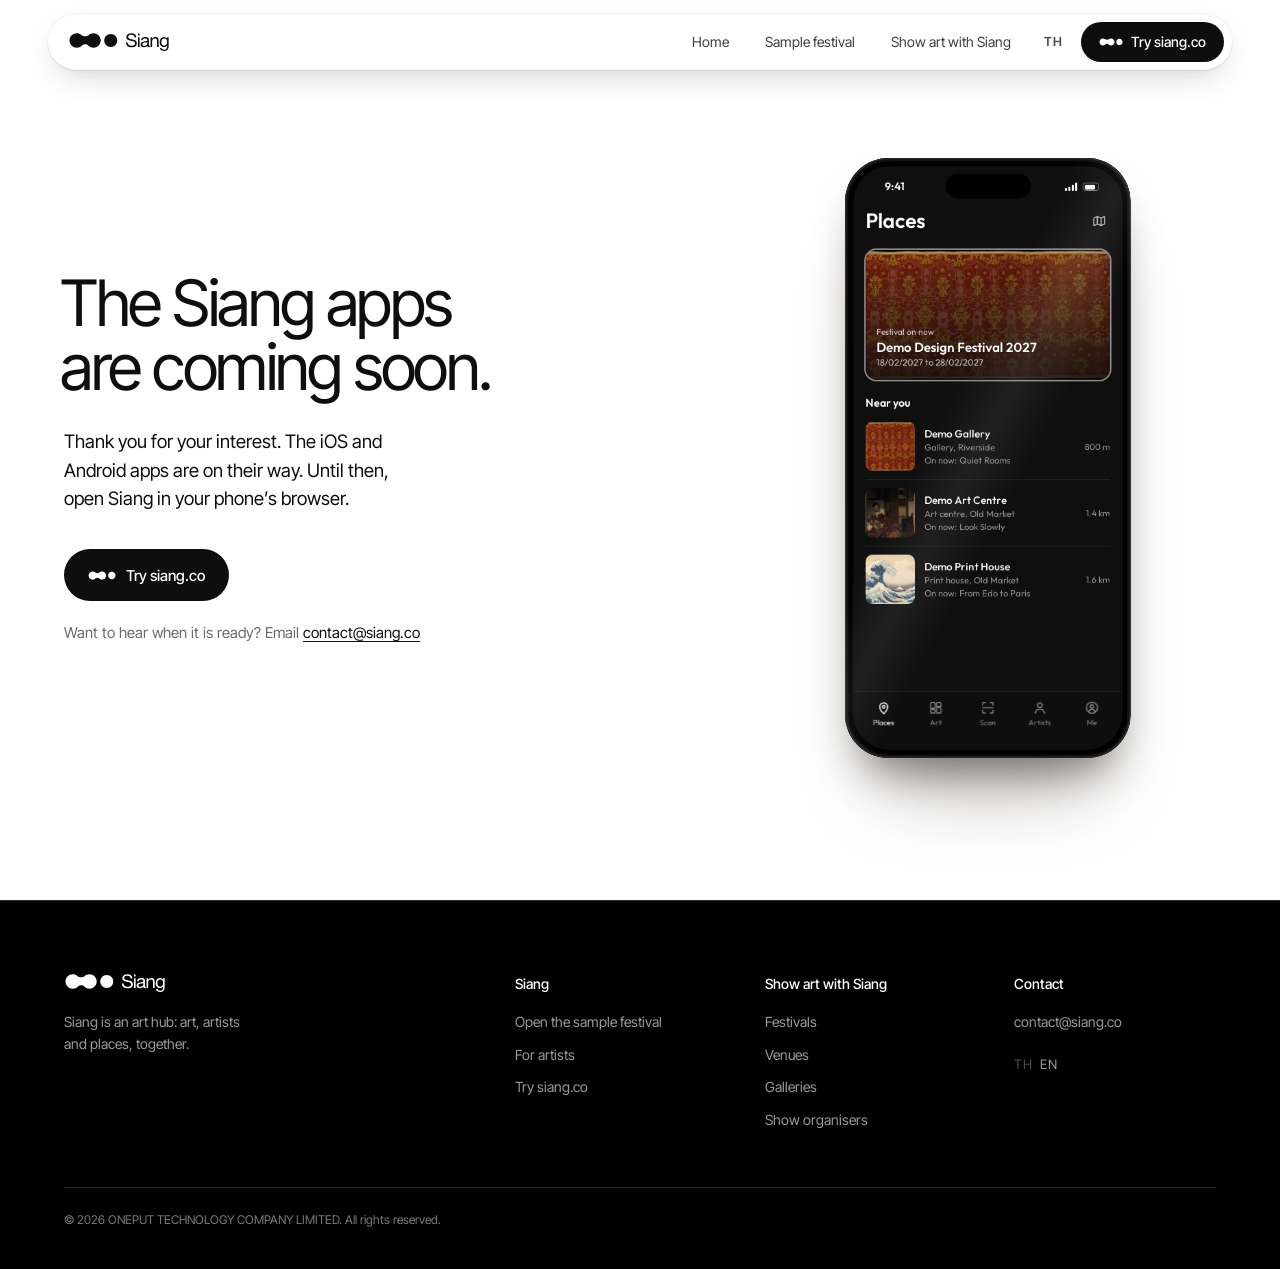
<file: site/en/app/index.html>
<!doctype html><html lang="en"><head><meta charset="utf-8"><meta name="viewport" content="width=device-width, initial-scale=1, viewport-fit=cover"><title>The Siang app is coming soon</title><meta name="description" content="The Siang app for iOS and Android is on its way. Until then, use Siang in your browser at siang.co."><meta name="robots" content="noindex, nofollow"><link rel="canonical" href="https://info.siang.co/en/app/"><link rel="alternate" hreflang="th" href="https://info.siang.co/app/"><link rel="alternate" hreflang="en" href="https://info.siang.co/en/app/"><meta property="og:title" content="The Siang app is coming soon"><meta property="og:description" content="The Siang app for iOS and Android is on its way. Until then, use Siang in your browser at siang.co."><meta property="og:image" content="https://info.siang.co/assets/art/vermeer-1200.webp"><meta name="theme-color" content="#ffffff"><link rel="icon" href="../../assets/brand/siang-symbol-black.svg" type="image/svg+xml"><link rel="preload" href="../../assets/fonts/prompt-thai-400-normal.woff2" as="font" type="font/woff2" crossorigin><link rel="stylesheet" href="../../assets/fonts.css"><link rel="stylesheet" href="../../assets/css/base.css"><link rel="stylesheet" href="../../assets/css/phone.css"><link rel="stylesheet" href="../../assets/css/home.css"><link rel="stylesheet" href="../../assets/css/app.css"></head><body><a class="skip" href="#main">Skip to content</a><header class="nav"><div class="bar"><a class="logo" href="../../en/" aria-label="Siang"><img class="lb" src="../../assets/brand/siang-lockup-black.svg" alt="Siang" width="88" height="20"><img class="lw" src="../../assets/brand/siang-lockup-white.svg" alt="" width="88" height="20"></a><span class="nsp"></span><a class="ndemo" href="../../en/">Home</a><a class="ndemo" href="../../en/demo/">Sample festival</a><a class="nfor" href="../../en/for/"><span>Show art with Siang</span></a><a class="nlang" href="../../app/" hreflang="th" lang="th" aria-label="ภาษาไทย">TH</a><a class="btn go sm" href="https://siang.co"><svg class="sym" viewBox="1623 123 94 30" aria-hidden="true"><path d="M1670.166 124.426C1666.562 124.426 1663.284 125.818 1660.835 128.09C1656.951 131.334 1650.79 130.317 1647.928 128.154C1647.7 127.94 1647.468 127.732 1647.226 127.533C1644.859 125.592 1641.831 124.426 1638.53 124.426C1630.951 124.426 1624.807 130.571 1624.807 138.15C1624.807 145.729 1630.951 151.873 1638.53 151.873C1642.473 151.873 1646.024 150.208 1648.528 147.545C1654.318 143.612 1658.304 145.9 1659.965 147.328C1660.241 147.634 1660.531 147.927 1660.833 148.207L1660.835 148.21L1660.835 148.209C1663.284 150.482 1666.562 151.873 1670.166 151.873C1677.746 151.873 1683.89 145.729 1683.89 138.15C1683.89 130.571 1677.746 124.426 1670.166 124.426Z"/><path d="M1702.884 125.807C1696.067 125.807 1690.541 131.333 1690.541 138.15C1690.541 144.966 1696.067 150.493 1702.884 150.493C1709.7 150.493 1715.227 144.966 1715.227 138.15C1715.227 131.333 1709.7 125.807 1702.884 125.807Z"/></svg><span>Try siang.co</span></a><button class="menu-btn" type="button" aria-label="Menu" aria-expanded="false" data-menu><svg aria-hidden="true" width="22" height="22" viewBox="0 0 24 24" fill="none" stroke="currentColor" stroke-width="1.75" stroke-linecap="round"><path d="M4 9h16M4 15h16"/></svg></button></div></header><div class="sheet" id="sheet" aria-hidden="true"><nav aria-label="Main"><a href="../../en/">Home</a><a href="../../en/demo/">Open the sample festival</a><a href="../../en/#artists">For artists</a></nav><a class="sh-for" href="../../en/for/"><b>Show art with Siang</b><small>For festivals, venues, galleries and show organisers</small></a><div class="sh-row"><a class="btn go sm" href="https://siang.co"><svg class="sym" viewBox="1623 123 94 30" aria-hidden="true"><path d="M1670.166 124.426C1666.562 124.426 1663.284 125.818 1660.835 128.09C1656.951 131.334 1650.79 130.317 1647.928 128.154C1647.7 127.94 1647.468 127.732 1647.226 127.533C1644.859 125.592 1641.831 124.426 1638.53 124.426C1630.951 124.426 1624.807 130.571 1624.807 138.15C1624.807 145.729 1630.951 151.873 1638.53 151.873C1642.473 151.873 1646.024 150.208 1648.528 147.545C1654.318 143.612 1658.304 145.9 1659.965 147.328C1660.241 147.634 1660.531 147.927 1660.833 148.207L1660.835 148.21L1660.835 148.209C1663.284 150.482 1666.562 151.873 1670.166 151.873C1677.746 151.873 1683.89 145.729 1683.89 138.15C1683.89 130.571 1677.746 124.426 1670.166 124.426Z"/><path d="M1702.884 125.807C1696.067 125.807 1690.541 131.333 1690.541 138.15C1690.541 144.966 1696.067 150.493 1702.884 150.493C1709.7 150.493 1715.227 144.966 1715.227 138.15C1715.227 131.333 1709.7 125.807 1702.884 125.807Z"/></svg><span>Try siang.co</span></a><span class="lang"><a href="../../app/" hreflang="th">TH</a><a href="../../en/app/" hreflang="en" aria-current=true>EN</a></span></div></div><main id="main"><section class="ap-hero" id="top"><div class="w ap-g"><div class="ap-copy"><h1 class="display rw"><span class="wd" style="--i:0">The</span> <span class="wd" style="--i:1">Siang</span> <span class="wd" style="--i:2">apps</span><br><span class="wd" style="--i:3">are</span> <span class="wd" style="--i:4">coming</span> <span class="wd" style="--i:5">soon.</span></h1><p class="lede fade">Thank you for your interest. The iOS and Android apps are on their way. Until then, open Siang in your phone’s browser.</p><div class="ap-cta fade"><a class="btn go " href="https://siang.co"><svg class="sym" viewBox="1623 123 94 30" aria-hidden="true"><path d="M1670.166 124.426C1666.562 124.426 1663.284 125.818 1660.835 128.09C1656.951 131.334 1650.79 130.317 1647.928 128.154C1647.7 127.94 1647.468 127.732 1647.226 127.533C1644.859 125.592 1641.831 124.426 1638.53 124.426C1630.951 124.426 1624.807 130.571 1624.807 138.15C1624.807 145.729 1630.951 151.873 1638.53 151.873C1642.473 151.873 1646.024 150.208 1648.528 147.545C1654.318 143.612 1658.304 145.9 1659.965 147.328C1660.241 147.634 1660.531 147.927 1660.833 148.207L1660.835 148.21L1660.835 148.209C1663.284 150.482 1666.562 151.873 1670.166 151.873C1677.746 151.873 1683.89 145.729 1683.89 138.15C1683.89 130.571 1677.746 124.426 1670.166 124.426Z"/><path d="M1702.884 125.807C1696.067 125.807 1690.541 131.333 1690.541 138.15C1690.541 144.966 1696.067 150.493 1702.884 150.493C1709.7 150.493 1715.227 144.966 1715.227 138.15C1715.227 131.333 1709.7 125.807 1702.884 125.807Z"/></svg><span>Try siang.co</span></a></div><p class="ap-note fade">Want to hear when it is ready? Email <a href="mailto:contact@siang.co?subject=Siang%20app">contact@siang.co</a></p></div><div class="ap-art"><div class="phone-col" style="position:relative"><div class="phone" data-h="600"><div class="phone-in" data-phone data-base="../../assets/" data-lang="en" data-start="app:places"><div class="pa"></div></div></div><span class="try"><i class="dot"></i><span>Try it right on the screen</span></span></div></div></div></section></main><footer class="foot"><div class="w"><div class="f-top"><div class="f-brand"><a href="../../en/" aria-label="Siang"><img src="../../assets/brand/siang-lockup-white.svg" alt="Siang" width="88" height="20"></a><p>Siang is an art hub: art, artists<br>and places, together.</p></div><nav class="f-col" aria-label="Siang"><b>Siang</b><a href="../../en/demo/">Open the sample festival</a><a href="../../en/#artists">For artists</a><a href="https://siang.co">Try siang.co</a></nav><nav class="f-col" aria-label="Show art with Siang"><b>Show art with Siang</b><a href="../../en/for/#festival">Festivals</a><a href="../../en/for/#venue">Venues</a><a href="../../en/for/#gallery">Galleries</a><a href="../../en/for/#organiser">Show organisers</a></nav><div class="f-col"><b>Contact</b><a href="mailto:contact@siang.co">contact@siang.co</a><span class="lang"><a href="../../app/" hreflang="th">TH</a><a href="../../en/app/" hreflang="en" aria-current=true>EN</a></span></div></div><div class="f-bot"><p>© 2026 ONEPUT TECHNOLOGY COMPANY LIMITED. All rights reserved.</p></div></div></footer><div class="demo-sheet" aria-hidden="true" role="dialog" aria-label="Try it as a visitor"><button class="x" type="button" data-close-demo>Close</button><div class="slot"></div></div><script src="../../assets/js/scenes.js" defer></script><script src="../../assets/js/bloom.js" defer></script><script src="../../assets/js/phone.js" defer></script><script src="../../assets/js/site.js" defer></script></body></html>
</file>
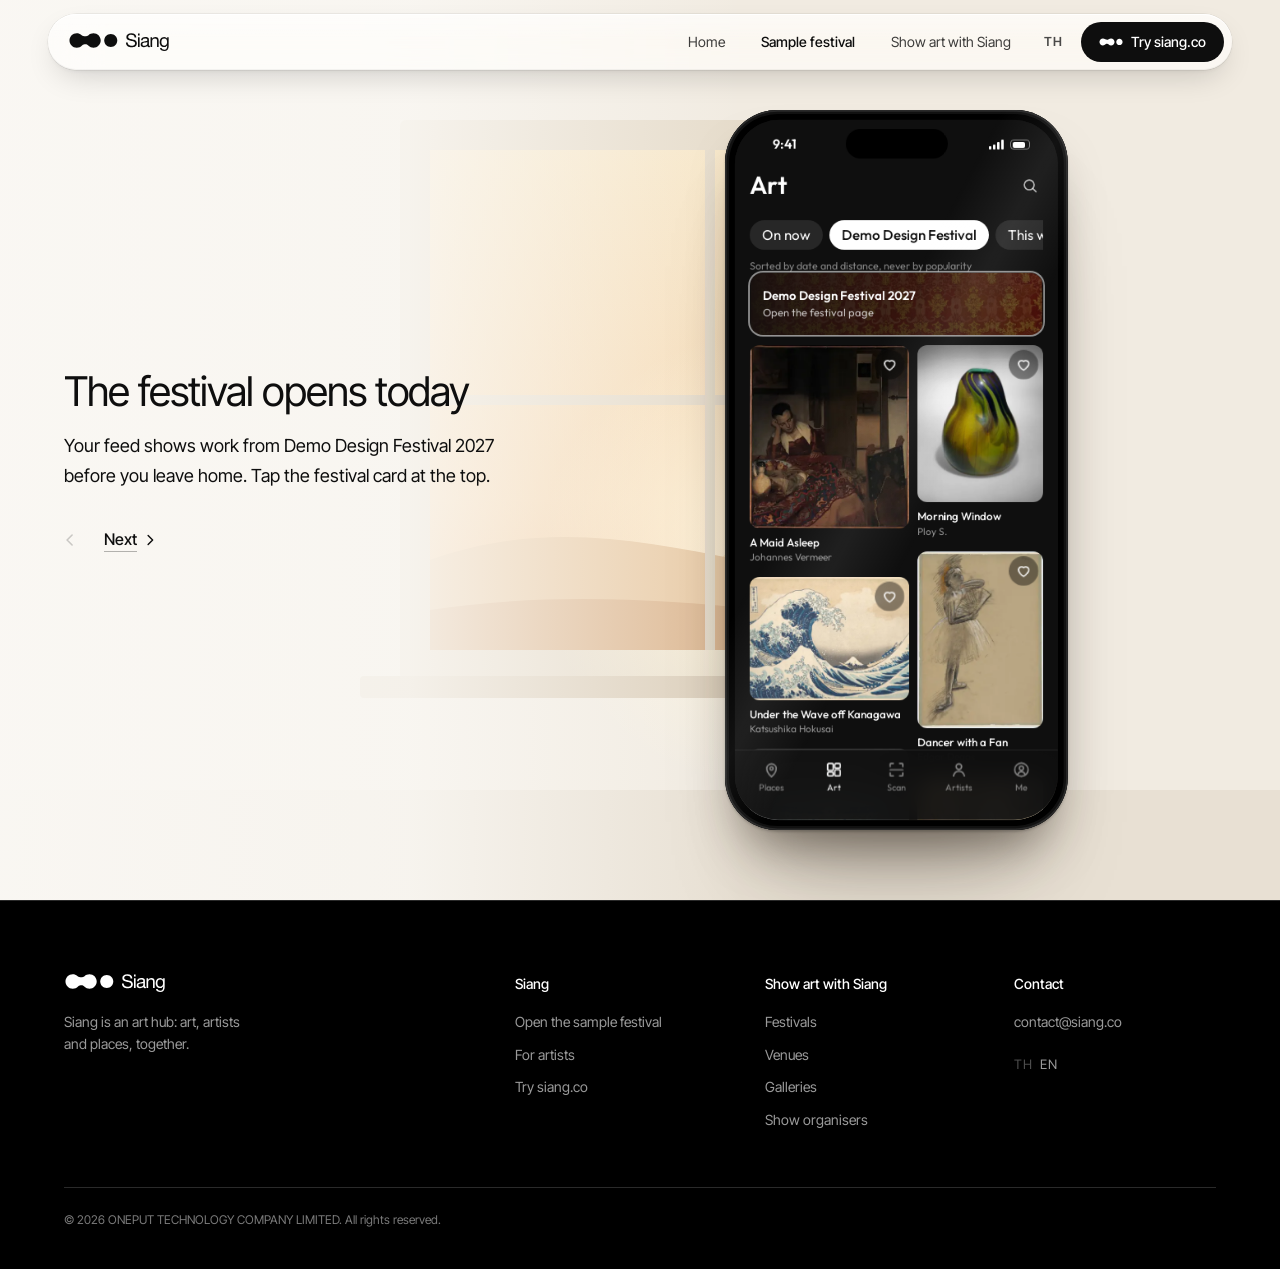
<file: site/en/demo/index.html>
<!doctype html><html lang="en"><head><meta charset="utf-8"><meta name="viewport" content="width=device-width, initial-scale=1, viewport-fit=cover"><title>Try a sample festival on Siang</title><meta name="description" content="Walk a sample festival on your phone: map, programme, shows, works, the artist’s voice, asking and saving."><meta name="robots" content="noindex, nofollow"><link rel="canonical" href="https://info.siang.co/en/demo/"><link rel="alternate" hreflang="th" href="https://info.siang.co/demo/"><link rel="alternate" hreflang="en" href="https://info.siang.co/en/demo/"><meta property="og:title" content="Try a sample festival on Siang"><meta property="og:description" content="Walk a sample festival on your phone: map, programme, shows, works, the artist’s voice, asking and saving."><meta property="og:image" content="https://info.siang.co/assets/art/textile-1200.webp"><meta name="theme-color" content="#ffffff"><link rel="icon" href="../../assets/brand/siang-symbol-black.svg" type="image/svg+xml"><link rel="preload" href="../../assets/fonts/prompt-thai-400-normal.woff2" as="font" type="font/woff2" crossorigin><link rel="stylesheet" href="../../assets/fonts.css"><link rel="stylesheet" href="../../assets/css/base.css"><link rel="stylesheet" href="../../assets/css/phone.css"><link rel="stylesheet" href="../../assets/css/demo.css"></head><body><a class="skip" href="#main">Skip to content</a><header class="nav"><div class="bar"><a class="logo" href="../../en/" aria-label="Siang"><img class="lb" src="../../assets/brand/siang-lockup-black.svg" alt="Siang" width="88" height="20"><img class="lw" src="../../assets/brand/siang-lockup-white.svg" alt="" width="88" height="20"></a><span class="nsp"></span><a class="ndemo" href="../../en/">Home</a><a class="ndemo" href="../../en/demo/" aria-current=page>Sample festival</a><a class="nfor" href="../../en/for/"><span>Show art with Siang</span></a><a class="nlang" href="../../demo/" hreflang="th" lang="th" aria-label="ภาษาไทย">TH</a><a class="btn go sm" href="https://siang.co"><svg class="sym" viewBox="1623 123 94 30" aria-hidden="true"><path d="M1670.166 124.426C1666.562 124.426 1663.284 125.818 1660.835 128.09C1656.951 131.334 1650.79 130.317 1647.928 128.154C1647.7 127.94 1647.468 127.732 1647.226 127.533C1644.859 125.592 1641.831 124.426 1638.53 124.426C1630.951 124.426 1624.807 130.571 1624.807 138.15C1624.807 145.729 1630.951 151.873 1638.53 151.873C1642.473 151.873 1646.024 150.208 1648.528 147.545C1654.318 143.612 1658.304 145.9 1659.965 147.328C1660.241 147.634 1660.531 147.927 1660.833 148.207L1660.835 148.21L1660.835 148.209C1663.284 150.482 1666.562 151.873 1670.166 151.873C1677.746 151.873 1683.89 145.729 1683.89 138.15C1683.89 130.571 1677.746 124.426 1670.166 124.426Z"/><path d="M1702.884 125.807C1696.067 125.807 1690.541 131.333 1690.541 138.15C1690.541 144.966 1696.067 150.493 1702.884 150.493C1709.7 150.493 1715.227 144.966 1715.227 138.15C1715.227 131.333 1709.7 125.807 1702.884 125.807Z"/></svg><span>Try siang.co</span></a><button class="menu-btn" type="button" aria-label="Menu" aria-expanded="false" data-menu><svg aria-hidden="true" width="22" height="22" viewBox="0 0 24 24" fill="none" stroke="currentColor" stroke-width="1.75" stroke-linecap="round"><path d="M4 9h16M4 15h16"/></svg></button></div></header><div class="sheet" id="sheet" aria-hidden="true"><nav aria-label="Main"><a href="../../en/">Home</a><a href="../../en/demo/">Open the sample festival</a><a href="../../en/#artists">For artists</a></nav><a class="sh-for" href="../../en/for/"><b>Show art with Siang</b><small>For festivals, venues, galleries and show organisers</small></a><div class="sh-row"><a class="btn go sm" href="https://siang.co"><svg class="sym" viewBox="1623 123 94 30" aria-hidden="true"><path d="M1670.166 124.426C1666.562 124.426 1663.284 125.818 1660.835 128.09C1656.951 131.334 1650.79 130.317 1647.928 128.154C1647.7 127.94 1647.468 127.732 1647.226 127.533C1644.859 125.592 1641.831 124.426 1638.53 124.426C1630.951 124.426 1624.807 130.571 1624.807 138.15C1624.807 145.729 1630.951 151.873 1638.53 151.873C1642.473 151.873 1646.024 150.208 1648.528 147.545C1654.318 143.612 1658.304 145.9 1659.965 147.328C1660.241 147.634 1660.531 147.927 1660.833 148.207L1660.835 148.21L1660.835 148.209C1663.284 150.482 1666.562 151.873 1670.166 151.873C1677.746 151.873 1683.89 145.729 1683.89 138.15C1683.89 130.571 1677.746 124.426 1670.166 124.426Z"/><path d="M1702.884 125.807C1696.067 125.807 1690.541 131.333 1690.541 138.15C1690.541 144.966 1696.067 150.493 1702.884 150.493C1709.7 150.493 1715.227 144.966 1715.227 138.15C1715.227 131.333 1709.7 125.807 1702.884 125.807Z"/></svg><span>Try siang.co</span></a><span class="lang"><a href="../../demo/" hreflang="th">TH</a><a href="../../en/demo/" hreflang="en" aria-current=true>EN</a></span></div></div><main id="main"><section class="dm" id="top" data-demo data-step="0"><ol class="dm-src" hidden><li data-c="0" data-k="feedfest" data-tap=".pa-fcard"><b>The festival opens today</b><span>Your feed shows work from Demo Design Festival 2027 before you leave home. Tap the festival card at the top.</span></li><li data-c="0" data-k="fest" data-tap="[data-a=&quot;dl&quot;]"><b>The festival page</b><span>Dates, areas and every programme on one page. Tap Download to keep it on your phone.</span></li><li data-c="0" data-k="offline" data-tap="[data-a=&quot;mode&quot;]"><b>Works without signal</b><span>The programme and the map open without signal. Sound still needs it. Tap Map.</span></li><li data-c="1" data-k="map" data-tap=".pa-chip[data-i=&quot;2&quot;]"><b>Pick an area</b><span>Each pin is one programme. Today starts in Old Market. Tap Old Market.</span></li><li data-c="2" data-k="places" data-tap="[data-a=&quot;place&quot;][data-id=&quot;dac&quot;]"><b>Nearest first</b><span>Old Market has two shows a short walk apart. On the way, Places puts the nearest first. Tap Demo Art Centre.</span></li><li data-c="2" data-k="place" data-tap=""><b>Opening hours</b><span>The place page shows today’s hours and a Directions button. You are there. On to Room 2.</span></li><li data-c="3" data-k="scan" data-tap=".pa-shutter"><b>Scan at the door</b><span>Scan the QR on the sign by the door, or type its short code. Tap the shutter.</span></li><li data-c="3" data-k="today" data-tap=".pa-card[data-s=&quot;look&quot;]"><b>What is on in here today</b><span>Room 2 has two shows on one wall. Tap “Look Slowly”.</span></li><li data-c="3" data-k="show" data-tap="[data-a=&quot;playall&quot;]"><b>Listen as you look</b><span>The works are listed in the order you walk, or type the number on a label. Tap “Play in walking order”.</span></li><li data-c="4" data-k="quiet" data-tap=".pa-wrow[data-i=&quot;0&quot;]"><b>A gallery by the river</b><span>Demo Gallery has one show, so the door QR opens it straight away. Tap “Morning Window” by Ploy S.</span></li><li data-c="4" data-k="vase" data-tap=".pa-ask"><b>The artist’s own voice</b><span>Ploy S. tells you about this work in her own voice. Have a listen, then tap “Ask about this work”.</span></li><li data-c="4" data-k="ask" data-tap="[data-a=&quot;send&quot;]"><b>Just ask</b><span>Your question goes to Demo Gallery, and the artist gets a copy. The answer comes to your email. Tap Send, then tap again to confirm.</span></li><li data-c="5" data-k="save" data-tap=".pa-acts [data-a=&quot;save&quot;]"><b>Keep it for later</b><span>Tap the heart to keep “Morning Window” for later. Only you can see it.</span></li><li data-c="5" data-k="ploy" data-tap=".pa-ahead .pa-fol"><b>Follow the artist</b><span>At siang.co/ploy-s, Ploy S. keeps the work she chooses to share. Tap Follow to hear when she has new work.</span></li><li data-c="6" data-k="notice" data-tap=".pa-notice"><b>Everything from today</b><span>The Me tab holds what you kept, who you follow and the shows closing soon. And Ploy S. has just added new work.</span></li></ol><ol class="dm-when" hidden><li>08:00 At home</li><li>09:00 Planning the day</li><li>10:30 On the way</li><li>11:00 At the door of Room 2</li><li>13:00 By the river</li><li>15:00 Coffee break</li><li>21:00 Home again</li></ol><div class="dm-scs" aria-hidden="true"><div class="dm-sc on" data-sc="0"><svg viewBox="0 0 1600 900" preserveAspectRatio="xMidYMid slice" aria-hidden="true"><rect width="1600" height="900" fill="#F1EBE1"/><rect x="560" y="120" width="620" height="560" rx="6" fill="#E6DCCB"/><defs><linearGradient id="sm1" x1="0" y1="0" x2="0" y2="1"><stop offset="0" stop-color="#F7E7C9"/><stop offset=".7" stop-color="#F6D9B4"/><stop offset="1" stop-color="#F0C9A0"/></linearGradient><radialGradient id="sm2" cx=".5" cy=".5" r=".5"><stop offset="0" stop-color="#FFF6DE"/><stop offset="1" stop-color="#FFF6DE" stop-opacity="0"/></radialGradient></defs><rect x="590" y="150" width="560" height="500" fill="url(#sm1)"/><circle cx="930" cy="560" r="230" fill="url(#sm2)"/><circle cx="930" cy="600" r="64" fill="#FBE3B8"/><path d="M590 560 C 700 520, 800 540, 900 560 S 1080 600, 1150 570 V650 H590z" fill="#E9CBA6"/><path d="M590 610 C 720 590, 860 600, 1000 620 S 1110 640, 1150 630 V650 H590z" fill="#DDB892"/><rect x="865" y="150" width="10" height="500" fill="#E6DCCB"/><rect x="590" y="395" width="560" height="10" fill="#E6DCCB"/><rect x="520" y="676" width="700" height="22" rx="4" fill="#DCCFBB"/><rect x="0" y="790" width="1600" height="110" fill="#E8E0D3"/><path d="M1040 676 h70 l-10 -70 h-50z" fill="#CDBFA9"/><path d="M1075 610 c -40 -60 -10 -110 0 -140 c 10 30 40 80 0 140z" fill="#B7B79B"/><path d="M1075 615 c 30 -50 70 -60 90 -60 c -20 30 -40 60 -90 60z" fill="#A9AC8E"/></svg></div><div class="dm-sc" data-sc="1"><svg viewBox="0 0 1600 900" preserveAspectRatio="xMidYMid slice" aria-hidden="true"><rect width="1600" height="900" fill="#E9E2D6"/><g transform="rotate(-4 900 450)"><rect x="520" y="140" width="820" height="600" rx="4" fill="#F6F2EA"/><path d="M760 140 C 700 300, 900 420, 820 560 S 760 700, 800 740" fill="none" stroke="#D5DEE0" stroke-width="44"/><g stroke="#E4DCCD" stroke-width="10" fill="none"><path d="M520 300 H1340"/><path d="M520 520 H1340"/><path d="M640 140 V740"/><path d="M1080 140 V740"/><path d="M1220 140 V740"/></g><g fill="#C9B79A"><circle cx="1000" cy="360" r="11"/><circle cx="1130" cy="430" r="11"/><circle cx="700" cy="610" r="11"/><circle cx="1170" cy="250" r="8"/><circle cx="960" cy="650" r="8"/></g><circle cx="1130" cy="430" r="34" fill="none" stroke="#B08E61" stroke-width="4"/></g><circle cx="1420" cy="760" r="92" fill="#DCD2C2"/><circle cx="1420" cy="760" r="70" fill="#8C6E52"/><circle cx="1420" cy="760" r="56" fill="#7A5D43"/><rect x="380" y="720" width="260" height="16" rx="8" transform="rotate(-18 510 728)" fill="#CDBFA9"/></svg></div><div class="dm-sc" data-sc="2"><svg viewBox="0 0 1600 900" preserveAspectRatio="xMidYMid slice" aria-hidden="true"><rect width="1600" height="900" fill="#EEE8DF"/><circle cx="1260" cy="210" r="90" fill="#F6E6C8"/><g fill="#E1D7C7"><rect x="420" y="300" width="220" height="460"/><rect x="650" y="240" width="200" height="520"/><rect x="860" y="320" width="240" height="440"/><rect x="1110" y="270" width="210" height="490"/><rect x="1330" y="340" width="280" height="420"/></g><g fill="#D3C7B4"><rect x="440" y="340" width="44" height="58" rx="2"/><rect x="510" y="340" width="44" height="58" rx="2"/><rect x="580" y="340" width="44" height="58" rx="2"/><rect x="440" y="430" width="44" height="58" rx="2"/><rect x="510" y="430" width="44" height="58" rx="2"/><rect x="580" y="430" width="44" height="58" rx="2"/><rect x="440" y="520" width="44" height="58" rx="2"/><rect x="510" y="520" width="44" height="58" rx="2"/><rect x="580" y="520" width="44" height="58" rx="2"/><rect x="670" y="290" width="44" height="58" rx="2"/><rect x="740" y="290" width="44" height="58" rx="2"/><rect x="810" y="290" width="44" height="58" rx="2"/><rect x="670" y="380" width="44" height="58" rx="2"/><rect x="740" y="380" width="44" height="58" rx="2"/><rect x="810" y="380" width="44" height="58" rx="2"/><rect x="670" y="470" width="44" height="58" rx="2"/><rect x="740" y="470" width="44" height="58" rx="2"/><rect x="810" y="470" width="44" height="58" rx="2"/><rect x="880" y="360" width="44" height="58" rx="2"/><rect x="950" y="360" width="44" height="58" rx="2"/><rect x="1020" y="360" width="44" height="58" rx="2"/><rect x="880" y="450" width="44" height="58" rx="2"/><rect x="950" y="450" width="44" height="58" rx="2"/><rect x="1020" y="450" width="44" height="58" rx="2"/><rect x="880" y="540" width="44" height="58" rx="2"/><rect x="950" y="540" width="44" height="58" rx="2"/><rect x="1020" y="540" width="44" height="58" rx="2"/><rect x="1130" y="320" width="44" height="58" rx="2"/><rect x="1200" y="320" width="44" height="58" rx="2"/><rect x="1270" y="320" width="44" height="58" rx="2"/><rect x="1130" y="410" width="44" height="58" rx="2"/><rect x="1200" y="410" width="44" height="58" rx="2"/><rect x="1270" y="410" width="44" height="58" rx="2"/><rect x="1130" y="500" width="44" height="58" rx="2"/><rect x="1200" y="500" width="44" height="58" rx="2"/><rect x="1270" y="500" width="44" height="58" rx="2"/><rect x="1350" y="380" width="44" height="58" rx="2"/><rect x="1420" y="380" width="44" height="58" rx="2"/><rect x="1490" y="380" width="44" height="58" rx="2"/><rect x="1350" y="470" width="44" height="58" rx="2"/><rect x="1420" y="470" width="44" height="58" rx="2"/><rect x="1490" y="470" width="44" height="58" rx="2"/></g><g fill="#C9BCA7"><rect x="420" y="660" width="1190" height="100"/></g><g fill="#B9AB95"><rect x="460" y="680" width="120" height="80"/><rect x="700" y="680" width="100" height="80"/><rect x="900" y="680" width="150" height="80"/><rect x="1150" y="680" width="120" height="80"/><rect x="1380" y="680" width="160" height="80"/></g><rect x="0" y="760" width="1600" height="140" fill="#DDD4C6"/><g fill="#EEE8DF"><rect x="200" y="820" width="90" height="10"/><rect x="420" y="820" width="90" height="10"/><rect x="640" y="820" width="90" height="10"/><rect x="860" y="820" width="90" height="10"/><rect x="1080" y="820" width="90" height="10"/><rect x="1300" y="820" width="90" height="10"/></g></svg></div><div class="dm-sc" data-sc="3"><svg viewBox="0 0 1600 900" preserveAspectRatio="xMidYMid slice" aria-hidden="true"><rect width="1600" height="900" fill="#ECE7DF"/><rect x="0" y="790" width="1600" height="110" fill="#DDD5C8"/><rect x="640" y="180" width="420" height="610" fill="#E2DACD"/><rect x="664" y="204" width="372" height="586" fill="#D6CCBC"/><circle cx="1000" cy="500" r="9" fill="#B7A991"/><rect x="1130" y="300" width="230" height="320" rx="6" fill="#FBF9F5" stroke="#E1D9CC" stroke-width="2"/><rect x="1160" y="330" width="80" height="12" rx="3" fill="#CFC4B3"/><rect x="1160" y="356" width="150" height="26" rx="4" fill="#3C3A36"/><rect x="1160" y="400" width="110" height="110" fill="#3C3A36"/><rect x="1172" y="412" width="86" height="86" fill="#FBF9F5"/><rect x="1184" y="424" width="62" height="62" fill="#3C3A36"/><rect x="1160" y="530" width="170" height="10" rx="3" fill="#CFC4B3"/><rect x="1160" y="552" width="130" height="10" rx="3" fill="#CFC4B3"/><path d="M700 0 L560 790 H1140 L1000 0z" fill="#FFF8EA" opacity=".35"/></svg></div><div class="dm-sc" data-sc="4"><svg viewBox="0 0 1600 900" preserveAspectRatio="xMidYMid slice" aria-hidden="true"><rect width="1600" height="900" fill="#EAE6DE"/><circle cx="1180" cy="230" r="80" fill="#F4E4C4"/><g fill="#DCD3C4"><rect x="380" y="420" width="160" height="200"/><rect x="550" y="380" width="120" height="240"/><rect x="1240" y="400" width="180" height="220"/><rect x="1430" y="440" width="170" height="180"/></g><path d="M560 520 Q 900 300 1240 520" fill="none" stroke="#C9BDA9" stroke-width="22"/><g stroke="#C9BDA9" stroke-width="8"><path d="M640 443.0 V560"/><path d="M710 404.5 V560"/><path d="M780 366.0 V560"/><path d="M850 327.5 V560"/><path d="M920 311.0 V560"/><path d="M990 349.5 V560"/><path d="M1060 388.0 V560"/><path d="M1130 426.5 V560"/></g><rect x="0" y="600" width="1600" height="300" fill="#D5DCD9"/><g stroke="#E6EBE8" stroke-width="5" stroke-linecap="round"><path d="M480 660 h120"/><path d="M820 700 h180"/><path d="M1180 650 h90"/><path d="M640 760 h150"/><path d="M1060 790 h200"/><path d="M1380 720 h120"/></g><rect x="0" y="590" width="1600" height="14" fill="#C9BDA9"/></svg></div><div class="dm-sc" data-sc="5"><svg viewBox="0 0 1600 900" preserveAspectRatio="xMidYMid slice" aria-hidden="true"><rect width="1600" height="900" fill="#E9DFD2"/><rect x="560" y="110" width="760" height="470" rx="6" fill="#DCCEBB"/><rect x="584" y="134" width="712" height="422" fill="#F3EBDD"/><rect x="935" y="134" width="10" height="422" fill="#DCCEBB"/><path d="M584 470 C 700 430, 820 460, 935 450 V556 H584z" fill="#E4D6BF"/><path d="M945 440 C 1060 420, 1180 450, 1296 430 V556 H945z" fill="#E4D6BF"/><rect x="420" y="640" width="1060" height="26" rx="6" fill="#B79C7C"/><rect x="0" y="666" width="1600" height="234" fill="#D9CCBA"/><ellipse cx="1060" cy="636" rx="88" ry="14" fill="#E9E1D4"/><path d="M1010 560 h100 l-10 74 h-80z" fill="#F7F3EC"/><path d="M1110 576 c 34 0 34 40 0 40" fill="none" stroke="#F7F3EC" stroke-width="10"/><path d="M1030 540 c -10 -20 10 -30 0 -50 M1060 540 c -10 -20 10 -30 0 -50" fill="none" stroke="#CDBFA9" stroke-width="5" stroke-linecap="round"/></svg></div><div class="dm-sc dk" data-sc="6"><svg viewBox="0 0 1600 900" preserveAspectRatio="xMidYMid slice" aria-hidden="true"><rect width="1600" height="900" fill="#14171C"/><rect x="560" y="120" width="620" height="560" rx="6" fill="#1D2128"/><rect x="590" y="150" width="560" height="500" fill="#0D1016"/><circle cx="1020" cy="270" r="46" fill="#E9E1CC"/><circle cx="1040" cy="258" r="40" fill="#0D1016"/><g fill="#E9D9B8"><circle cx="640" cy="600" r="3" opacity="0.8"/><circle cx="700" cy="585" r="2" opacity="0.6"/><circle cx="760" cy="610" r="3" opacity="0.7"/><circle cx="820" cy="590" r="2" opacity="0.5"/><circle cx="900" cy="605" r="3" opacity="0.8"/><circle cx="960" cy="580" r="2" opacity="0.6"/><circle cx="1010" cy="600" r="3" opacity="0.7"/><circle cx="1080" cy="590" r="2" opacity="0.6"/><circle cx="1120" cy="612" r="3" opacity="0.8"/><circle cx="660" cy="560" r="2" opacity="0.4"/><circle cx="860" cy="565" r="2" opacity="0.5"/><circle cx="1050" cy="560" r="2" opacity="0.4"/></g><rect x="865" y="150" width="10" height="500" fill="#1D2128"/><rect x="590" y="395" width="560" height="10" fill="#1D2128"/><rect x="520" y="676" width="700" height="22" rx="4" fill="#232830"/><rect x="0" y="790" width="1600" height="110" fill="#1A1E24"/></svg></div></div><div class="dm-wash" aria-hidden="true"></div><div class="w dm-gr"><div class="dm-left"><h1 class="dm-h1">A day at Demo Design Festival 2027</h1><div class="dm-story" aria-live="polite"><h2 class="dm-t"></h2><p class="dm-x"></p><div class="dm-nav"><button class="dm-back" type="button" data-rev aria-label="Back"><svg aria-hidden="true" width="20" height="20" viewBox="0 0 24 24" fill="none" stroke="currentColor" stroke-width="1.9" stroke-linecap="round" stroke-linejoin="round"><path d="M14.5 6l-6 6 6 6"/></svg></button><button class="dm-next" type="button" data-fwd><span>Next</span><svg aria-hidden="true" width="18" height="18" viewBox="0 0 24 24" fill="none" stroke="currentColor" stroke-width="1.9" stroke-linecap="round" stroke-linejoin="round"><path d="M9.5 6l6 6-6 6"/></svg></button></div></div><div class="dm-end"><h2 class="dm-t">Now go and see it for real</h2><p class="dm-x">Open Siang in your phone’s browser. iOS and Android apps will follow.</p><div class="dm-endb"><a class="btn go " href="https://siang.co"><svg class="sym" viewBox="1623 123 94 30" aria-hidden="true"><path d="M1670.166 124.426C1666.562 124.426 1663.284 125.818 1660.835 128.09C1656.951 131.334 1650.79 130.317 1647.928 128.154C1647.7 127.94 1647.468 127.732 1647.226 127.533C1644.859 125.592 1641.831 124.426 1638.53 124.426C1630.951 124.426 1624.807 130.571 1624.807 138.15C1624.807 145.729 1630.951 151.873 1638.53 151.873C1642.473 151.873 1646.024 150.208 1648.528 147.545C1654.318 143.612 1658.304 145.9 1659.965 147.328C1660.241 147.634 1660.531 147.927 1660.833 148.207L1660.835 148.21L1660.835 148.209C1663.284 150.482 1666.562 151.873 1670.166 151.873C1677.746 151.873 1683.89 145.729 1683.89 138.15C1683.89 130.571 1677.746 124.426 1670.166 124.426Z"/><path d="M1702.884 125.807C1696.067 125.807 1690.541 131.333 1690.541 138.15C1690.541 144.966 1696.067 150.493 1702.884 150.493C1709.7 150.493 1715.227 144.966 1715.227 138.15C1715.227 131.333 1709.7 125.807 1702.884 125.807Z"/></svg><span>Try siang.co</span></a><button class="dm-again" type="button" data-again>Walk it again</button></div><a class="dm-for" href="../../en/for/">Run a festival or a show? See what Siang does for you</a></div></div><div class="dm-ph"><div class="phone" data-h="760" data-vfit="150"><div class="phone-in" data-phone data-guided data-base="../../assets/" data-lang="en" data-start="app:art"><div class="pa"></div></div></div></div></div><div class="dm-mbar"><div class="dm-mtop"><a class="dm-mlogo" href="../../en/" aria-label="Siang"><img src="../../assets/brand/siang-lockup-white.svg" alt="Siang" width="66" height="15"></a><span class="dm-mch"></span><button class="dm-mb" type="button" data-rev aria-label="Back"><svg aria-hidden="true" width="20" height="20" viewBox="0 0 24 24" fill="none" stroke="currentColor" stroke-width="1.9" stroke-linecap="round" stroke-linejoin="round"><path d="M14.5 6l-6 6 6 6"/></svg></button><button class="dm-mb nx" type="button" data-fwd aria-label="Next"><svg aria-hidden="true" width="18" height="18" viewBox="0 0 24 24" fill="none" stroke="currentColor" stroke-width="1.9" stroke-linecap="round" stroke-linejoin="round"><path d="M9.5 6l6 6-6 6"/></svg></button></div><p class="dm-mx"></p></div></section></main><footer class="foot"><div class="w"><div class="f-top"><div class="f-brand"><a href="../../en/" aria-label="Siang"><img src="../../assets/brand/siang-lockup-white.svg" alt="Siang" width="88" height="20"></a><p>Siang is an art hub: art, artists<br>and places, together.</p></div><nav class="f-col" aria-label="Siang"><b>Siang</b><a href="../../en/demo/">Open the sample festival</a><a href="../../en/#artists">For artists</a><a href="https://siang.co">Try siang.co</a></nav><nav class="f-col" aria-label="Show art with Siang"><b>Show art with Siang</b><a href="../../en/for/#festival">Festivals</a><a href="../../en/for/#venue">Venues</a><a href="../../en/for/#gallery">Galleries</a><a href="../../en/for/#organiser">Show organisers</a></nav><div class="f-col"><b>Contact</b><a href="mailto:contact@siang.co">contact@siang.co</a><span class="lang"><a href="../../demo/" hreflang="th">TH</a><a href="../../en/demo/" hreflang="en" aria-current=true>EN</a></span></div></div><div class="f-bot"><p>© 2026 ONEPUT TECHNOLOGY COMPANY LIMITED. All rights reserved.</p></div></div></footer><div class="demo-sheet" aria-hidden="true" role="dialog" aria-label="Try it as a visitor"><button class="x" type="button" data-close-demo>Close</button><div class="slot"></div></div><script src="../../assets/js/scenes.js" defer></script><script src="../../assets/js/bloom.js" defer></script><script src="../../assets/js/phone.js" defer></script><script src="../../assets/js/demo.js" defer></script><script src="../../assets/js/site.js" defer></script></body></html>
</file>
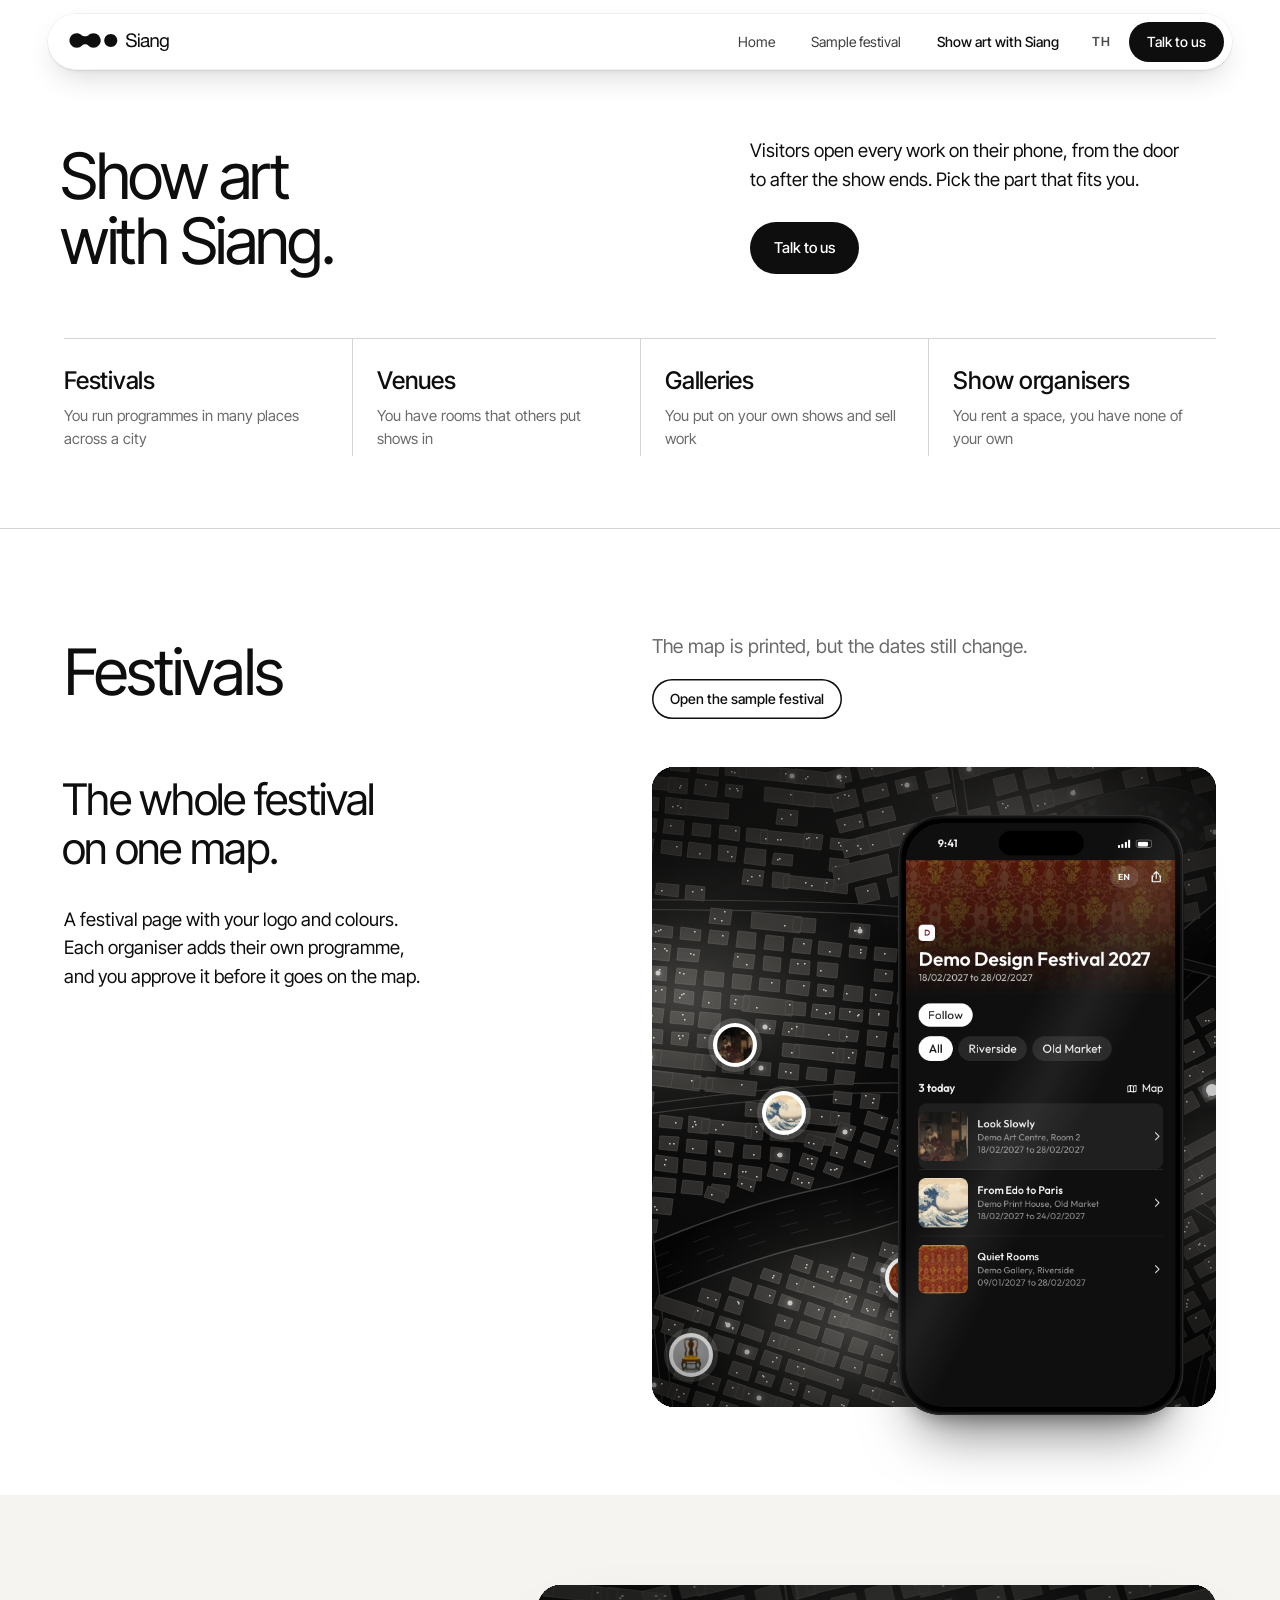
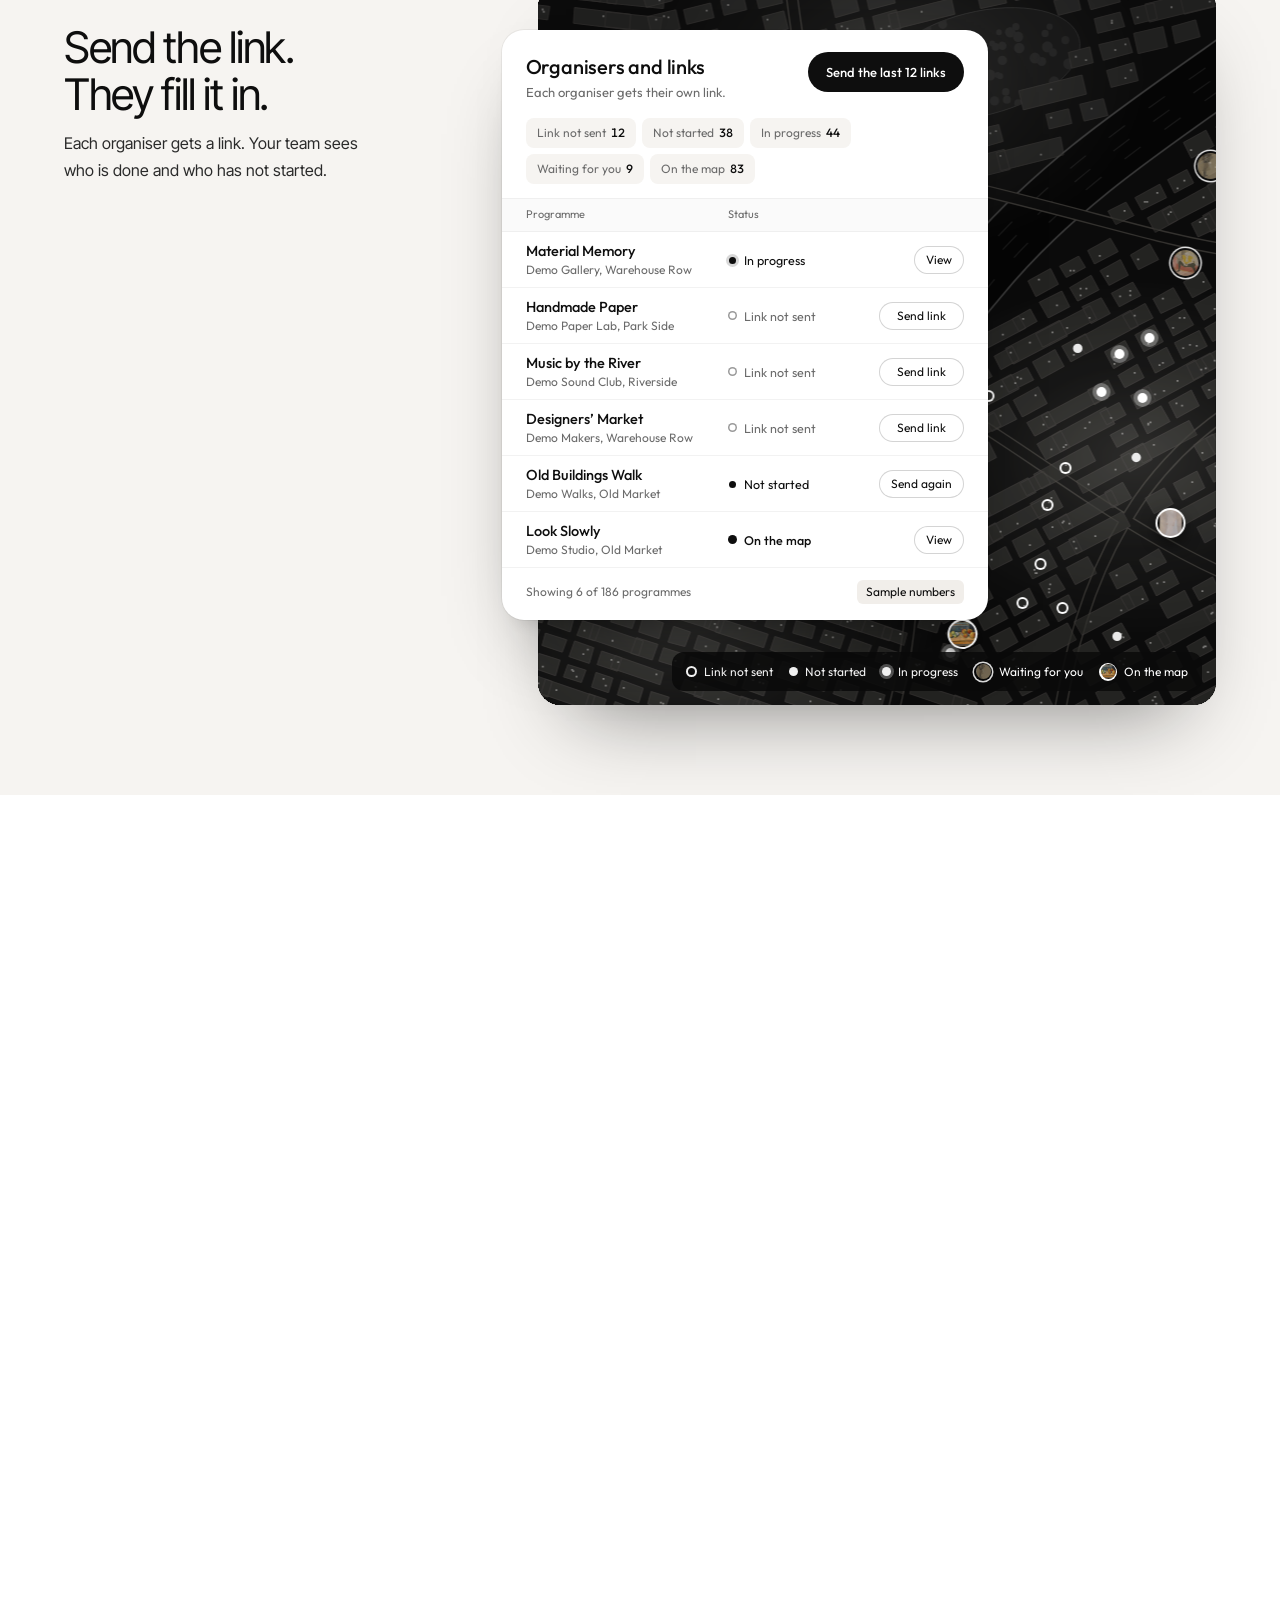
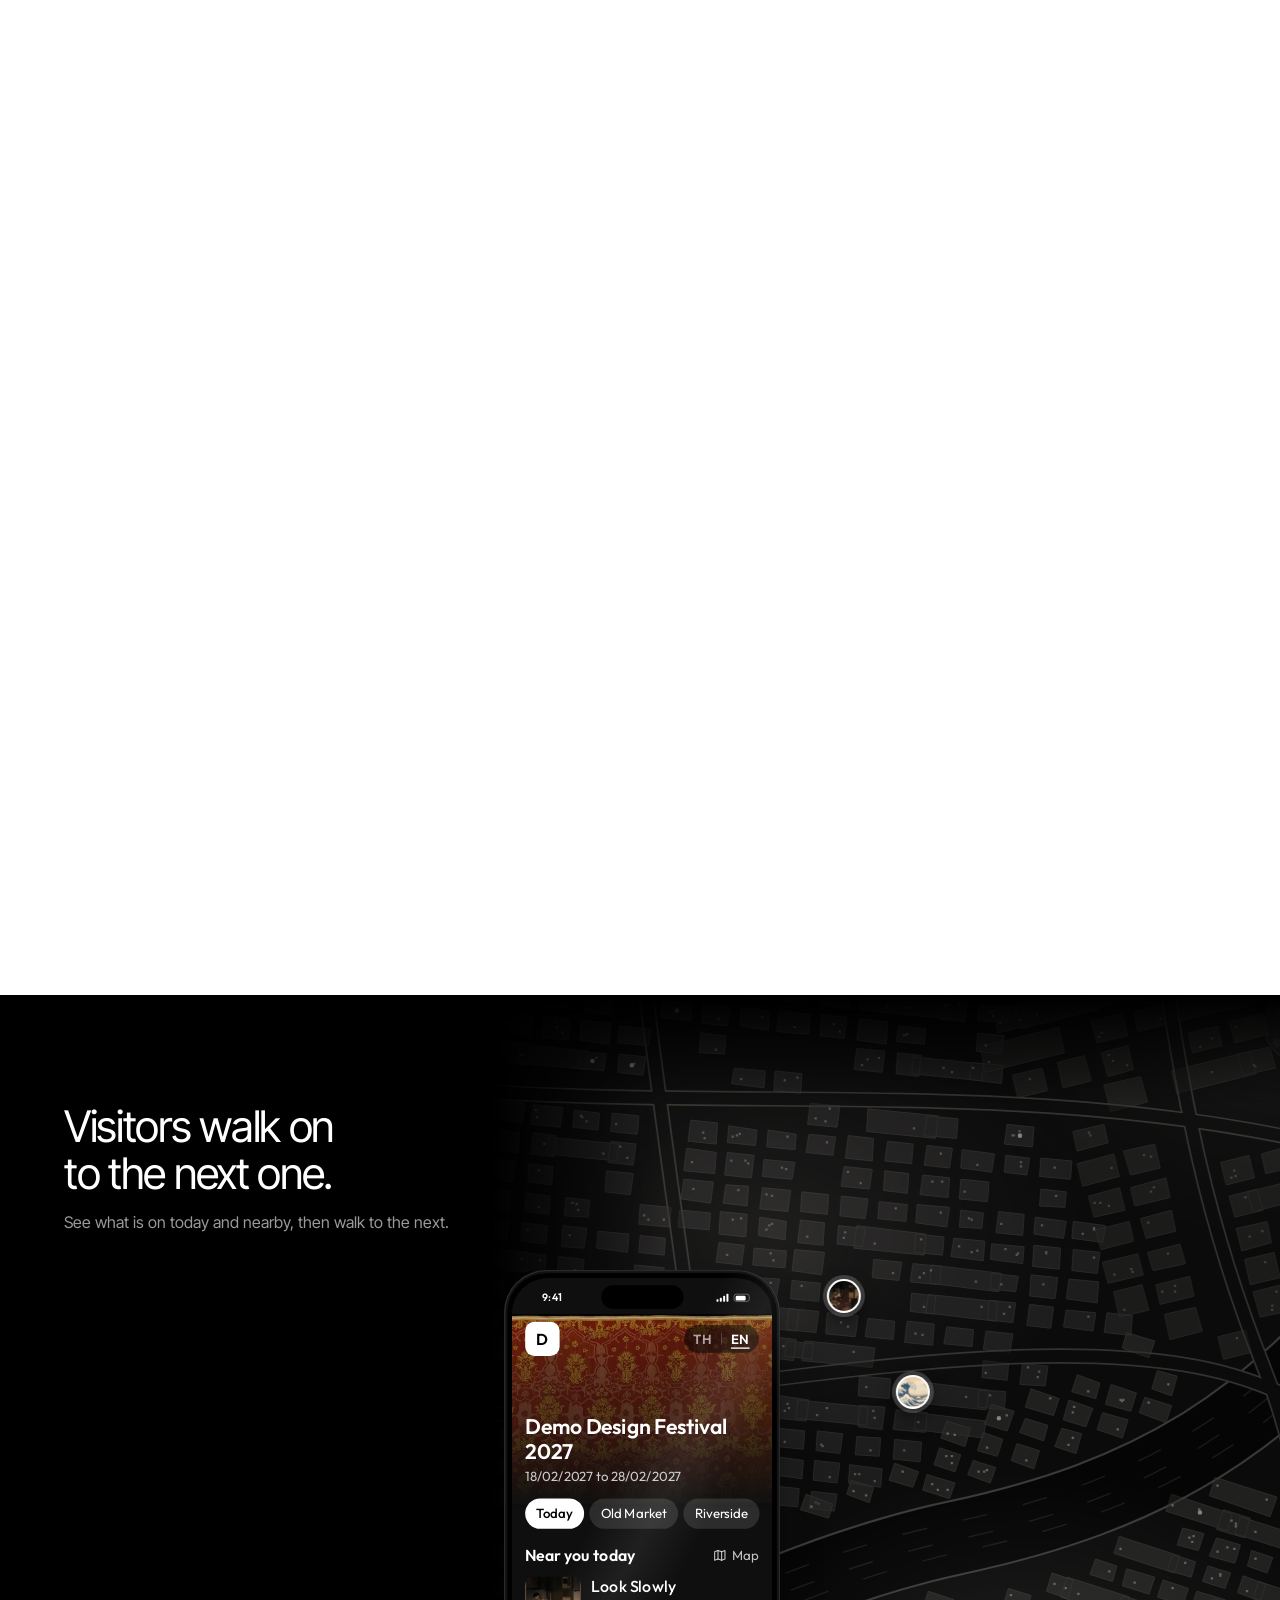
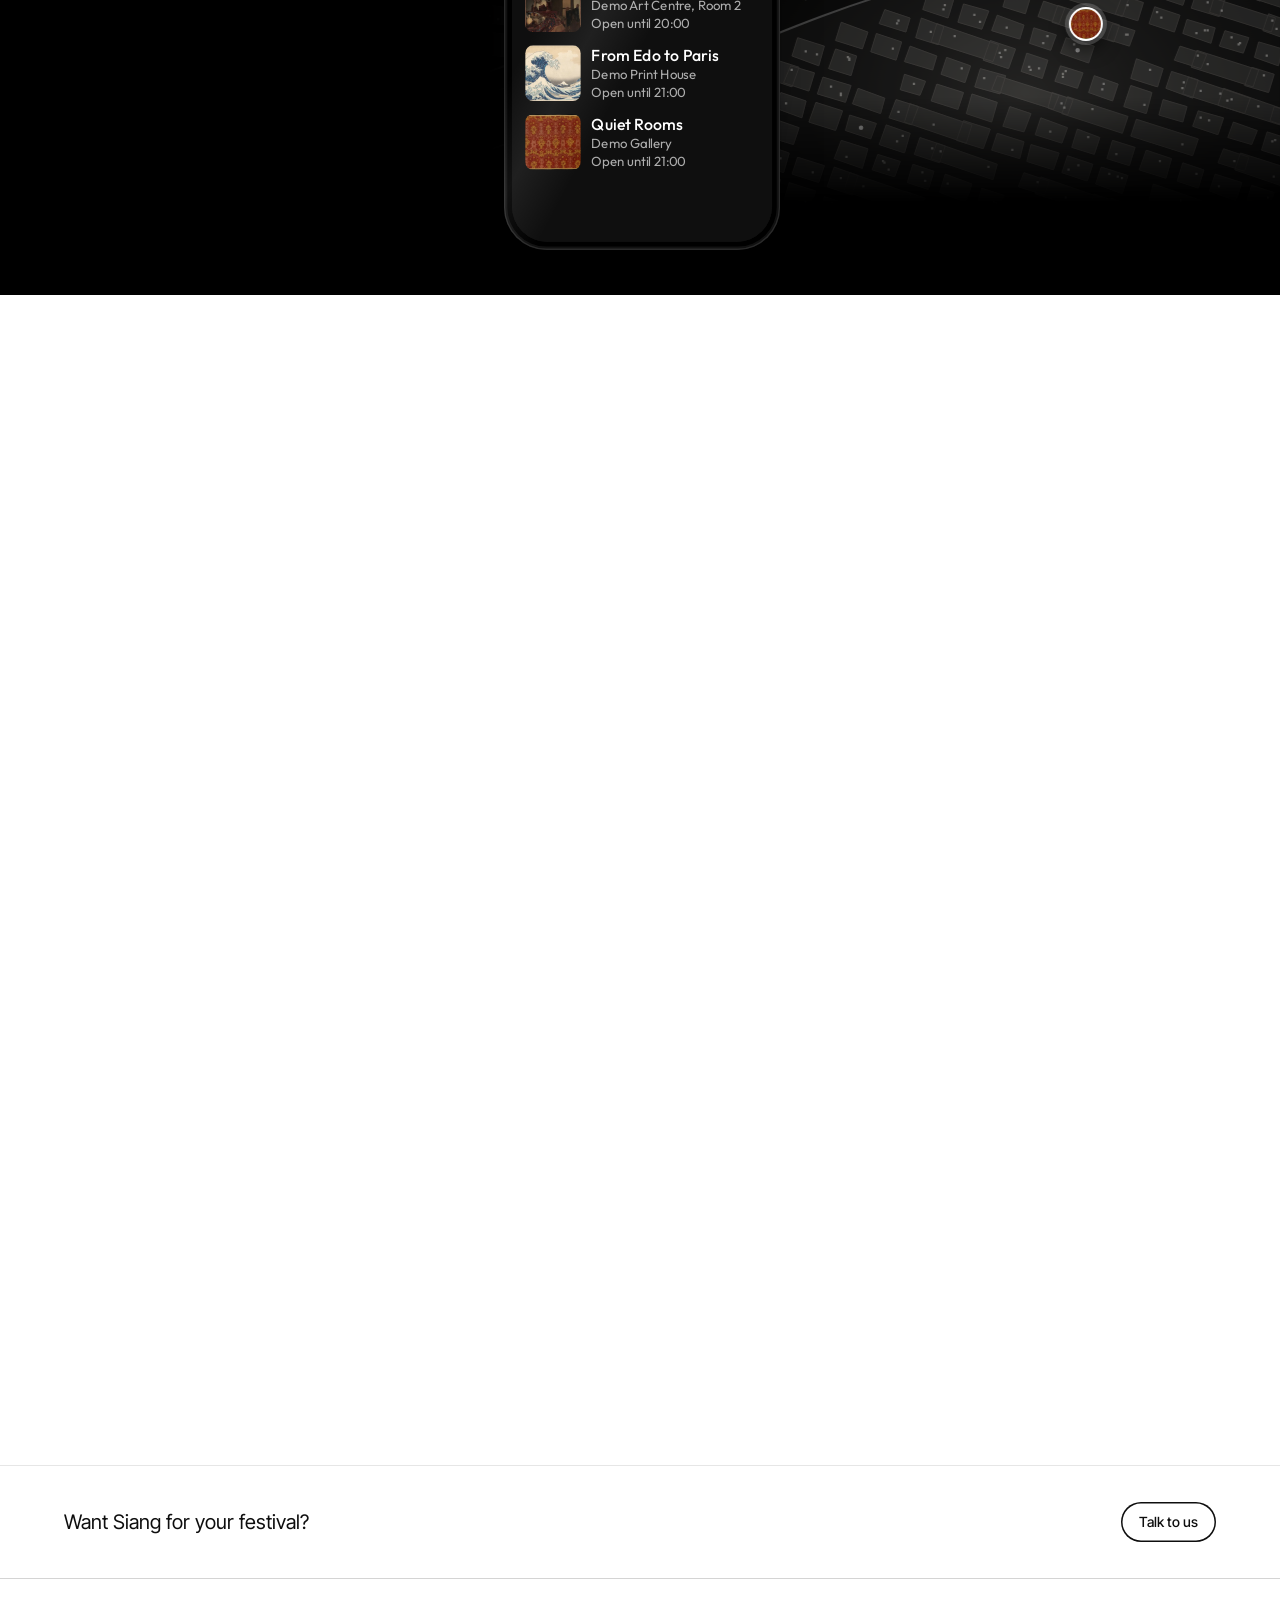
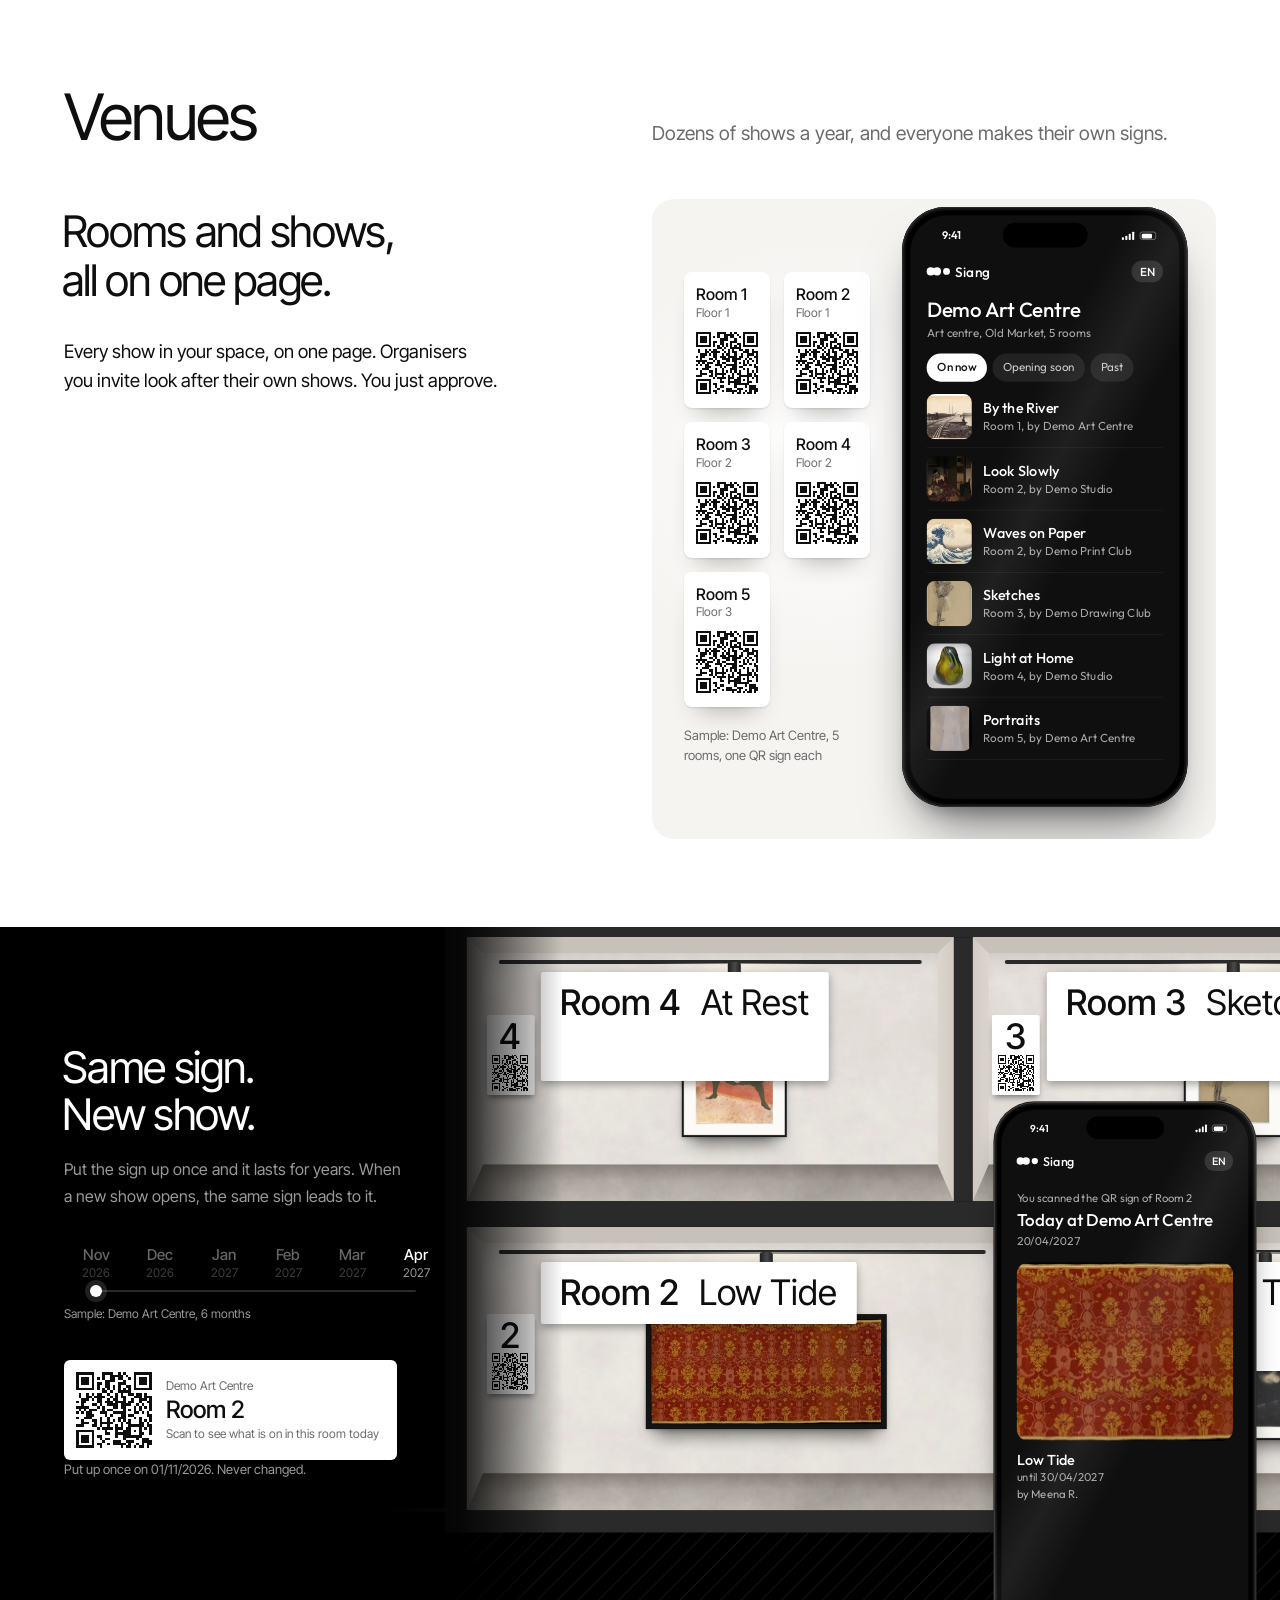
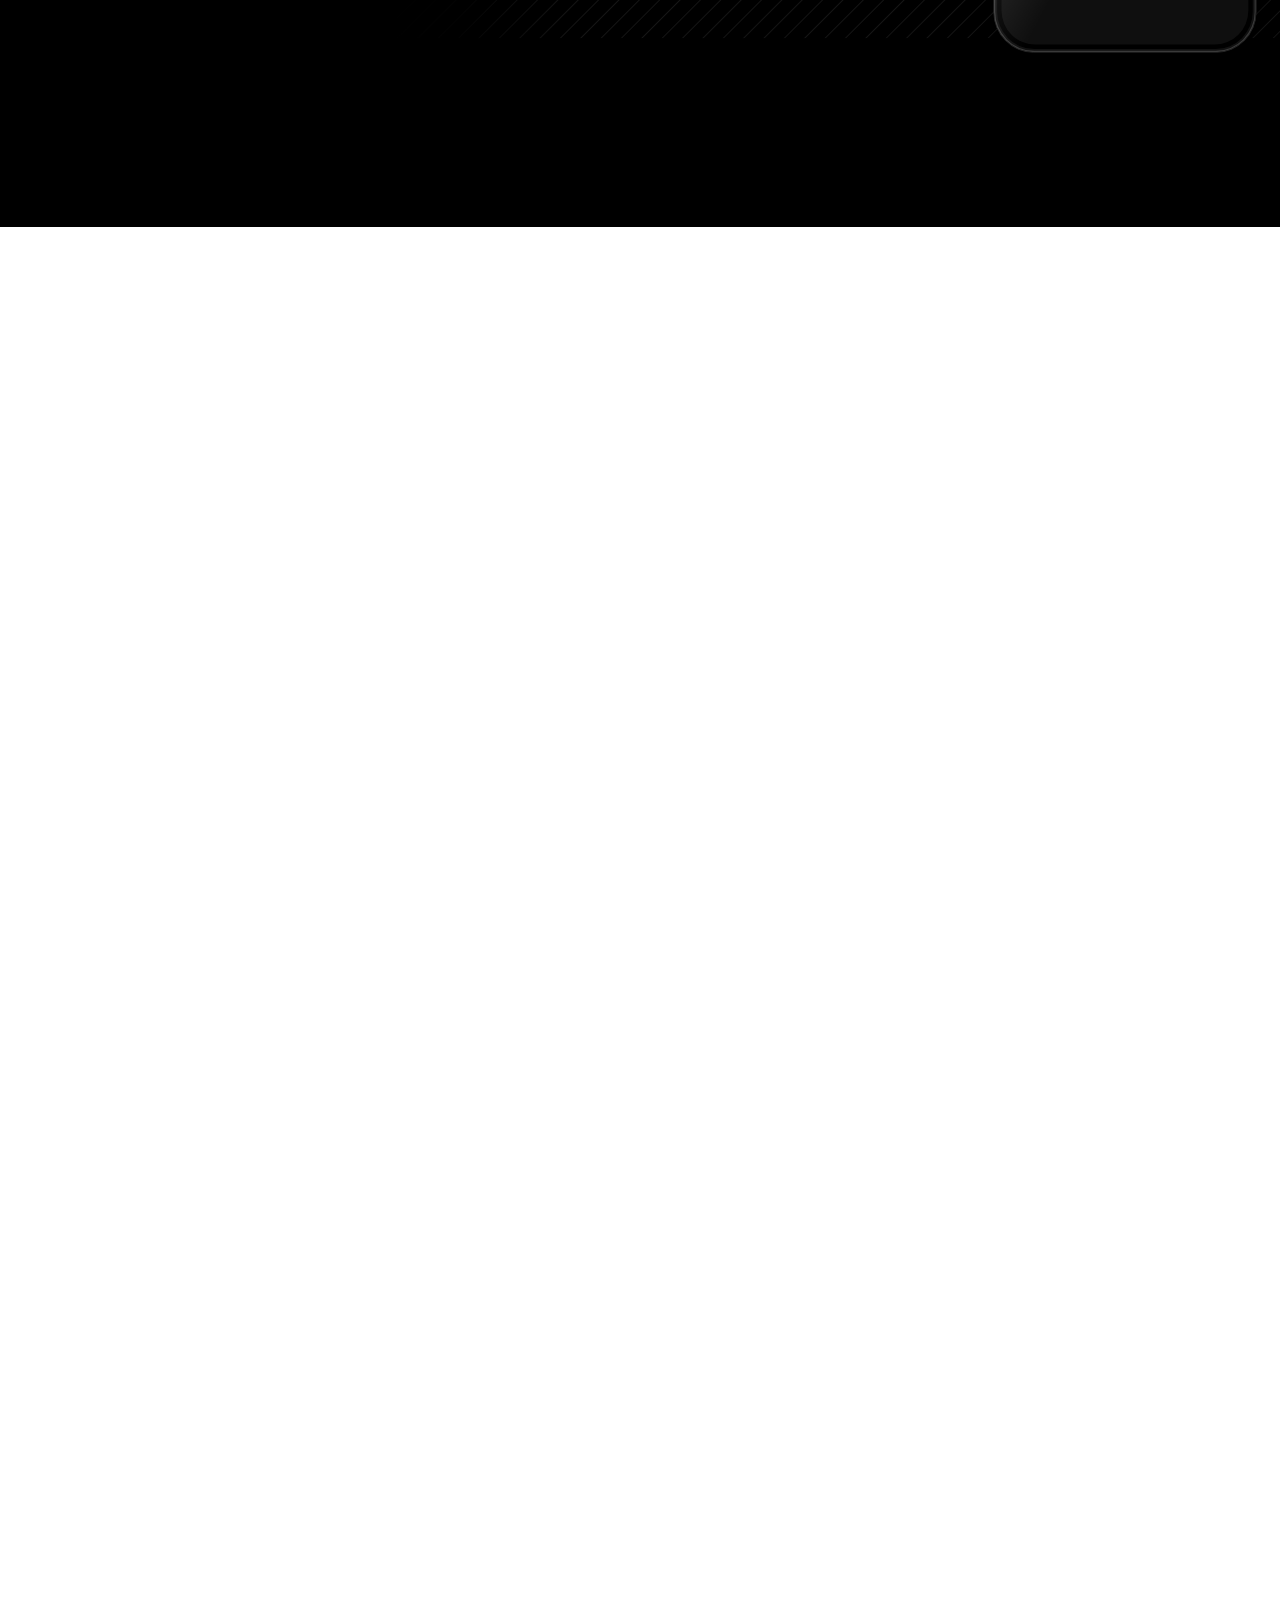
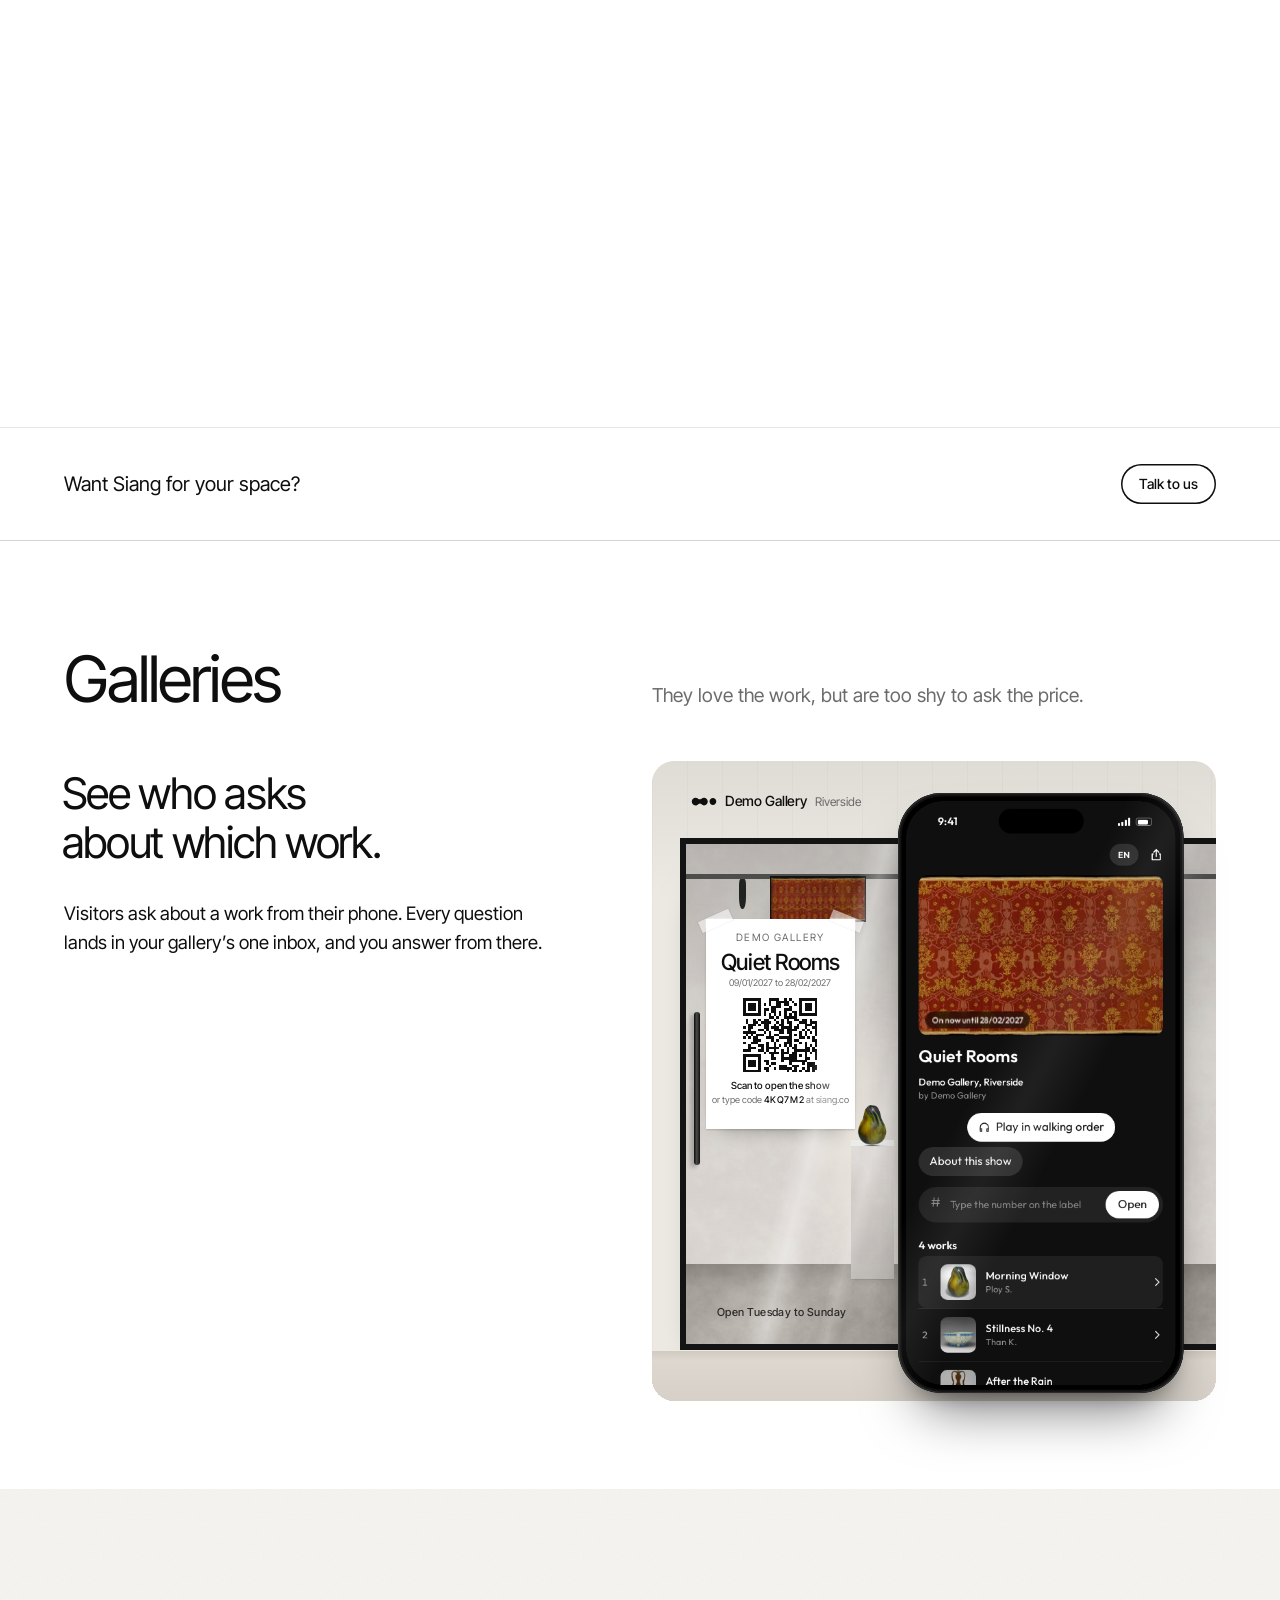
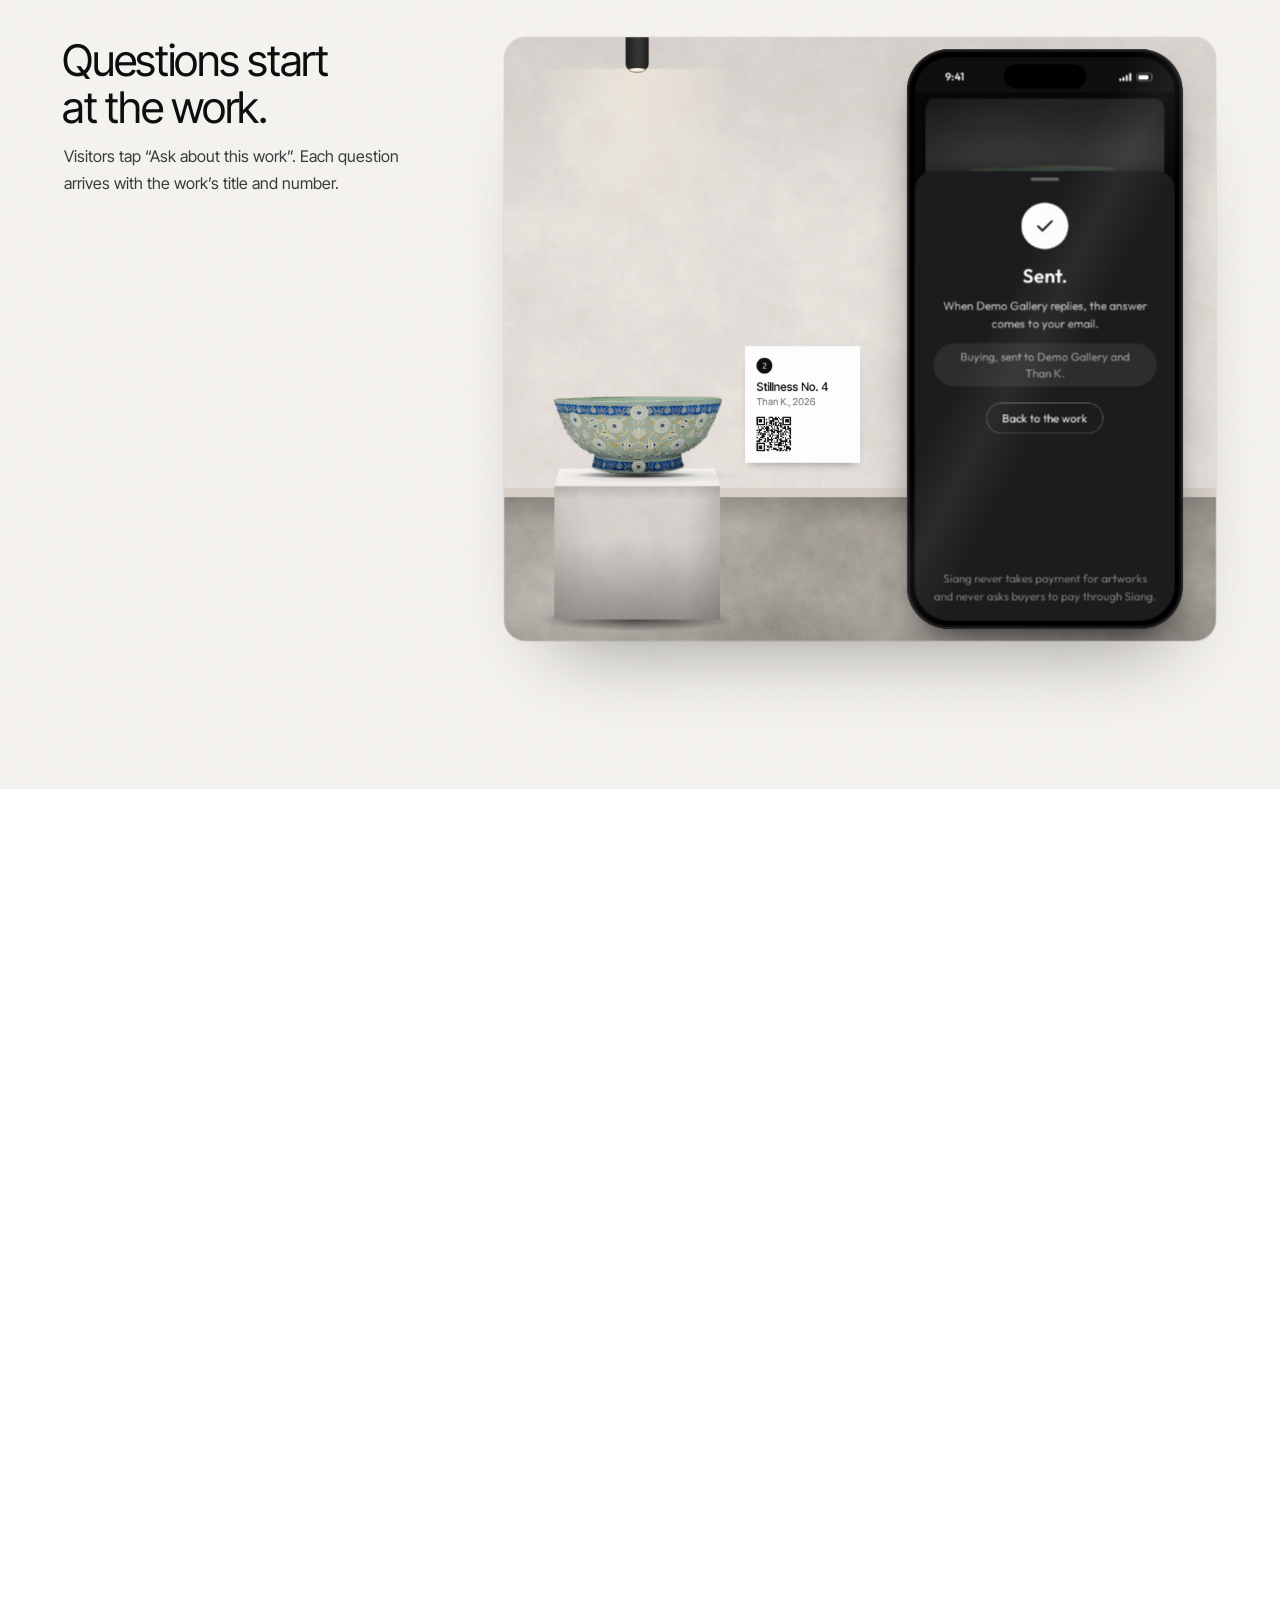
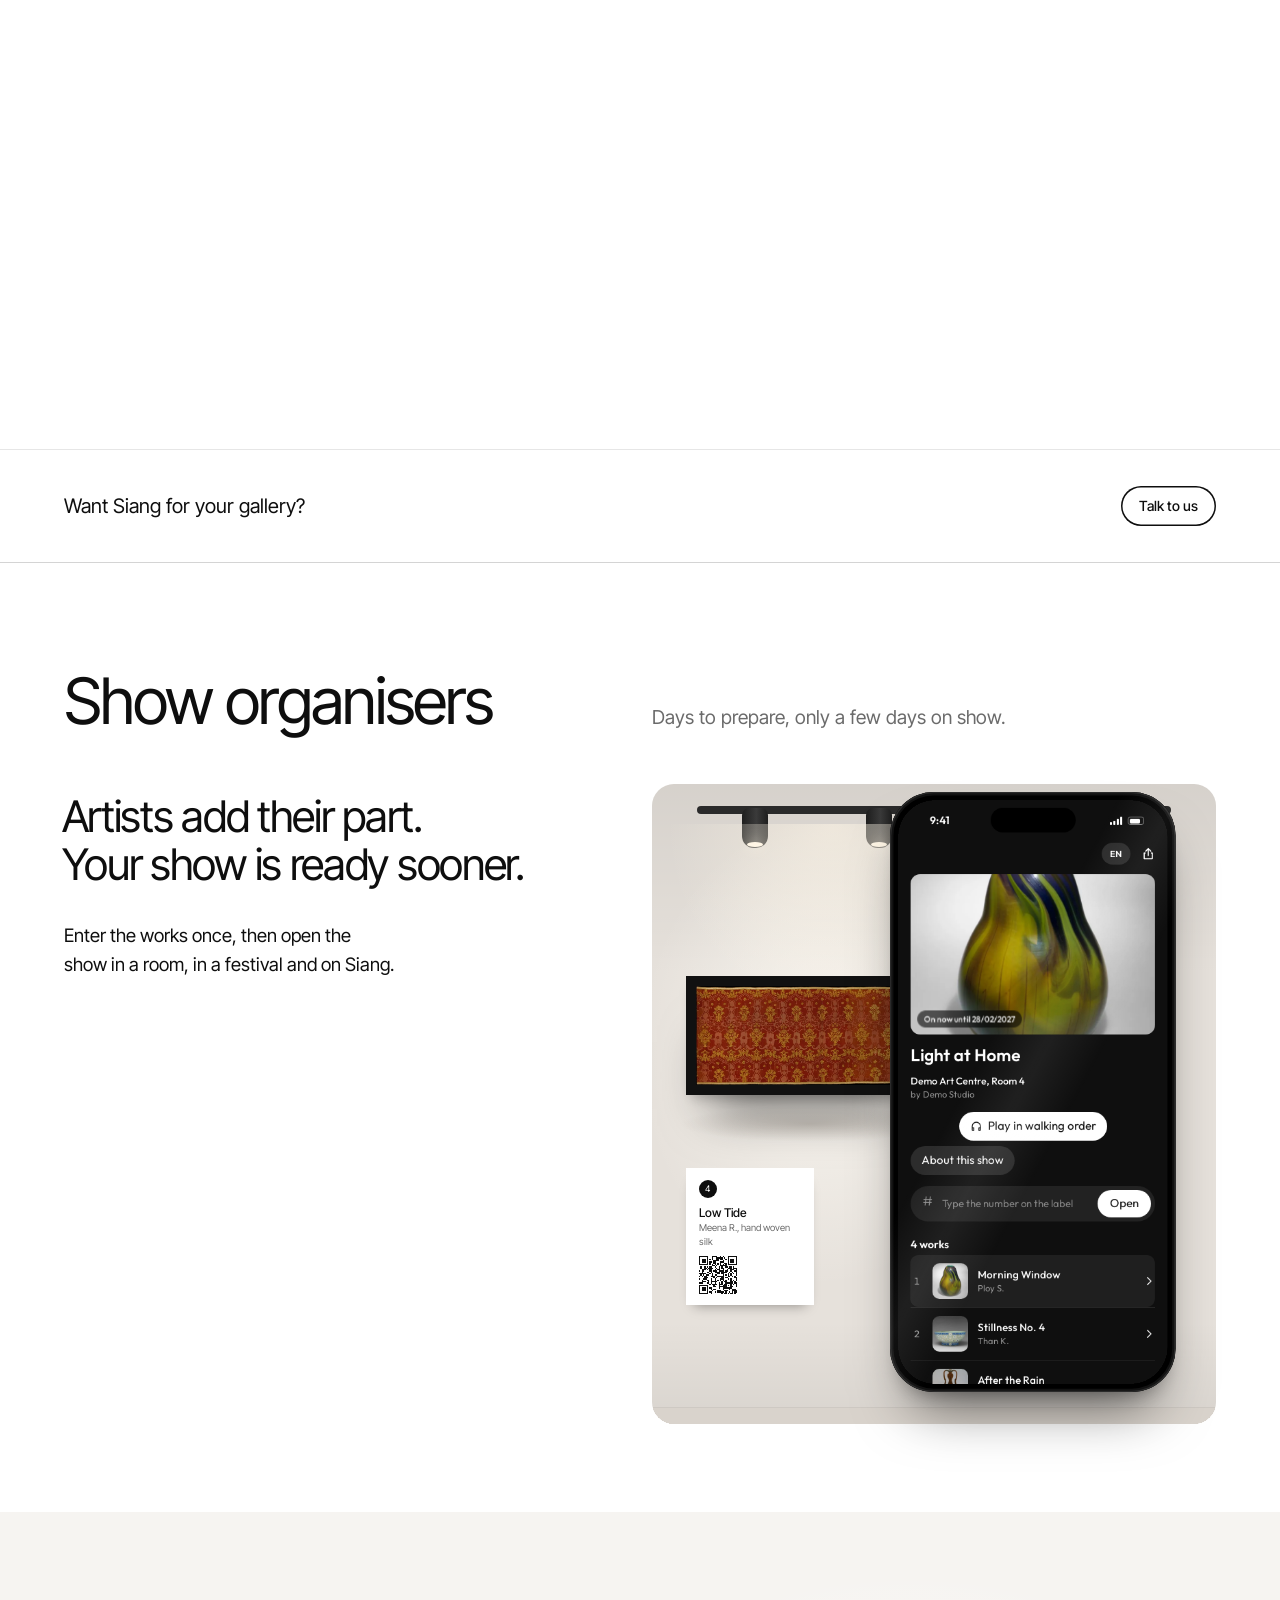
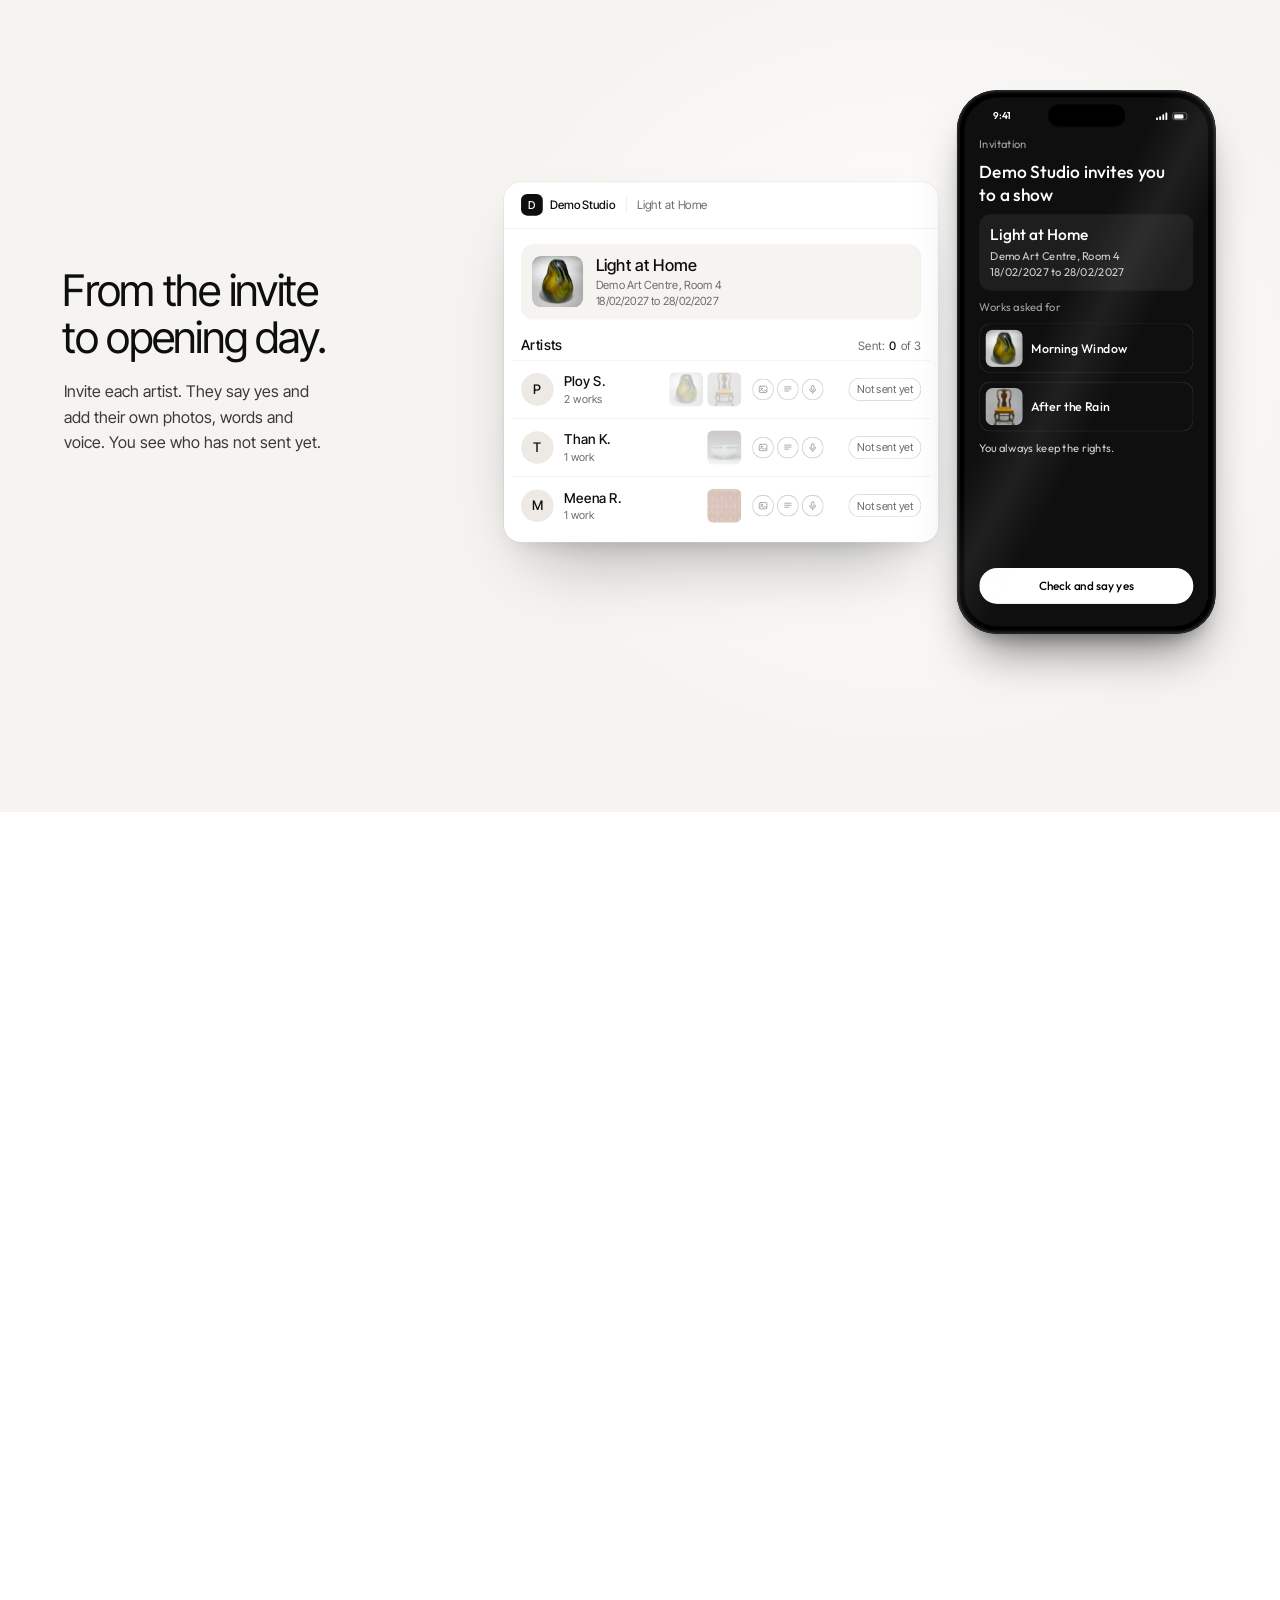
<file: site/en/for/index.html>
<!doctype html><html lang="en"><head><meta charset="utf-8"><meta name="viewport" content="width=device-width, initial-scale=1, viewport-fit=cover"><title>Siang for people who show art: festivals, venues, galleries and organisers</title><meta name="description" content="Enter the works once and get the show page, QR signs, labels, catalogue, a question inbox and a report at the end. Shaped for festivals, venues, galleries and show organisers."><meta name="robots" content="noindex, nofollow"><link rel="canonical" href="https://info.siang.co/en/for/"><link rel="alternate" hreflang="th" href="https://info.siang.co/for/"><link rel="alternate" hreflang="en" href="https://info.siang.co/en/for/"><meta property="og:title" content="Siang for people who show art: festivals, venues, galleries and organisers"><meta property="og:description" content="Enter the works once and get the show page, QR signs, labels, catalogue, a question inbox and a report at the end. Shaped for festivals, venues, galleries and show organisers."><meta property="og:image" content="https://info.siang.co/assets/art/wave-1200.webp"><meta name="theme-color" content="#ffffff"><link rel="icon" href="../../assets/brand/siang-symbol-black.svg" type="image/svg+xml"><link rel="preload" href="../../assets/fonts/prompt-thai-400-normal.woff2" as="font" type="font/woff2" crossorigin><link rel="stylesheet" href="../../assets/fonts.css"><link rel="stylesheet" href="../../assets/css/base.css"><link rel="stylesheet" href="../../assets/css/phone.css"><link rel="stylesheet" href="../../assets/css/scene.css"><link rel="stylesheet" href="../../assets/css/festival.css"><link rel="stylesheet" href="../../assets/css/venue.css"><link rel="stylesheet" href="../../assets/css/gallery.css"><link rel="stylesheet" href="../../assets/css/organiser.css"><link rel="stylesheet" href="../../assets/css/clients.css"></head><body><a class="skip" href="#main">Skip to content</a><header class="nav clients"><div class="bar"><a class="logo" href="../../en/" aria-label="Siang"><img class="lb" src="../../assets/brand/siang-lockup-black.svg" alt="Siang" width="88" height="20"><img class="lw" src="../../assets/brand/siang-lockup-white.svg" alt="" width="88" height="20"></a><span class="nsp"></span><a class="ndemo" href="../../en/">Home</a><a class="ndemo" href="../../en/demo/">Sample festival</a><a class="nfor" href="../../en/for/" aria-current=page><span>Show art with Siang</span></a><a class="nlang" href="../../for/" hreflang="th" lang="th" aria-label="ภาษาไทย">TH</a><a class="btn sm" href="mailto:contact@siang.co?subject=Siang%20for%20people%20who%20show%20art">Talk to us</a><button class="menu-btn" type="button" aria-label="Menu" aria-expanded="false" data-menu><svg aria-hidden="true" width="22" height="22" viewBox="0 0 24 24" fill="none" stroke="currentColor" stroke-width="1.75" stroke-linecap="round"><path d="M4 9h16M4 15h16"/></svg></button></div></header><div class="sheet" id="sheet" aria-hidden="true"><nav aria-label="Main"><a href="../../en/">Home</a><a href="../../en/demo/">Open the sample festival</a><a href="../../en/#artists">For artists</a></nav><a class="sh-for" href="../../en/for/"><b>Show art with Siang</b><small>For festivals, venues, galleries and show organisers</small></a><div class="sh-row"><a class="btn go sm" href="https://siang.co"><svg class="sym" viewBox="1623 123 94 30" aria-hidden="true"><path d="M1670.166 124.426C1666.562 124.426 1663.284 125.818 1660.835 128.09C1656.951 131.334 1650.79 130.317 1647.928 128.154C1647.7 127.94 1647.468 127.732 1647.226 127.533C1644.859 125.592 1641.831 124.426 1638.53 124.426C1630.951 124.426 1624.807 130.571 1624.807 138.15C1624.807 145.729 1630.951 151.873 1638.53 151.873C1642.473 151.873 1646.024 150.208 1648.528 147.545C1654.318 143.612 1658.304 145.9 1659.965 147.328C1660.241 147.634 1660.531 147.927 1660.833 148.207L1660.835 148.21L1660.835 148.209C1663.284 150.482 1666.562 151.873 1670.166 151.873C1677.746 151.873 1683.89 145.729 1683.89 138.15C1683.89 130.571 1677.746 124.426 1670.166 124.426Z"/><path d="M1702.884 125.807C1696.067 125.807 1690.541 131.333 1690.541 138.15C1690.541 144.966 1696.067 150.493 1702.884 150.493C1709.7 150.493 1715.227 144.966 1715.227 138.15C1715.227 131.333 1709.7 125.807 1702.884 125.807Z"/></svg><span>Try siang.co</span></a><span class="lang"><a href="../../for/" hreflang="th">TH</a><a href="../../en/for/" hreflang="en" aria-current=true>EN</a></span></div></div><main id="main"><style>.fz-map{background-image:url("data:image/svg+xml,%3Csvg xmlns='http://www.w3.org/2000/svg' viewBox='0 0 1000 640' preserveAspectRatio='none'%3E%3Crect width='1000' height='640' fill='%230B0B0B'/%3E%3Cdefs%3E%3CclipPath id='k'%3E%3Cellipse cx='690' cy='70' rx='92' ry='46' transform='rotate(-14 690 70)'/%3E%3C/clipPath%3E%3C/defs%3E%3Cellipse cx='690' cy='70' rx='92' ry='46' transform='rotate(-14 690 70)' fill='%23131313' stroke='%23262626' stroke-width='.8'/%3E%3Cg clip-path='url(%23k)' fill='%231F1F1F'%3E%3Ccircle cx='647' cy='74' r='3.4'/%3E%3Ccircle cx='707' cy='80' r='2.7'/%3E%3Ccircle cx='609' cy='98' r='3.1'/%3E%3Ccircle cx='646' cy='111' r='3.7'/%3E%3Ccircle cx='746' cy='68' r='4.1'/%3E%3Ccircle cx='632' cy='81' r='4.7'/%3E%3Ccircle cx='694' cy='90' r='4.2'/%3E%3Ccircle cx='618' cy='91' r='4.0'/%3E%3Ccircle cx='657' cy='31' r='4.7'/%3E%3Ccircle cx='685' cy='88' r='4.7'/%3E%3Ccircle cx='725' cy='105' r='3.5'/%3E%3Ccircle cx='740' cy='65' r='4.8'/%3E%3Ccircle cx='753' cy='37' r='2.8'/%3E%3Ccircle cx='643' cy='109' r='3.6'/%3E%3Ccircle cx='711' cy='54' r='3.8'/%3E%3Ccircle cx='671' cy='58' r='4.0'/%3E%3Ccircle cx='704' cy='103' r='4.2'/%3E%3Ccircle cx='761' cy='100' r='5.0'/%3E%3Ccircle cx='718' cy='42' r='4.7'/%3E%3Ccircle cx='767' cy='104' r='3.9'/%3E%3Ccircle cx='725' cy='46' r='4.6'/%3E%3Ccircle cx='702' cy='52' r='2.7'/%3E%3Ccircle cx='749' cy='111' r='2.7'/%3E%3Ccircle cx='740' cy='63' r='2.9'/%3E%3Ccircle cx='656' cy='92' r='4.7'/%3E%3Ccircle cx='615' cy='79' r='2.6'/%3E%3Ccircle cx='726' cy='56' r='4.7'/%3E%3Ccircle cx='770' cy='70' r='5.0'/%3E%3Ccircle cx='658' cy='35' r='4.0'/%3E%3Ccircle cx='612' cy='45' r='3.5'/%3E%3Ccircle cx='708' cy='42' r='2.6'/%3E%3Ccircle cx='751' cy='55' r='4.9'/%3E%3Ccircle cx='756' cy='60' r='3.7'/%3E%3Ccircle cx='693' cy='82' r='4.0'/%3E%3Ccircle cx='700' cy='80' r='4.9'/%3E%3Ccircle cx='691' cy='64' r='4.3'/%3E%3Ccircle cx='647' cy='54' r='4.9'/%3E%3Ccircle cx='693' cy='74' r='2.5'/%3E%3Ccircle cx='676' cy='77' r='2.6'/%3E%3Ccircle cx='709' cy='81' r='2.7'/%3E%3Ccircle cx='711' cy='67' r='4.2'/%3E%3Ccircle cx='666' cy='87' r='4.3'/%3E%3Ccircle cx='611' cy='34' r='4.2'/%3E%3Ccircle cx='767' cy='49' r='3.6'/%3E%3Ccircle cx='705' cy='55' r='3.4'/%3E%3Ccircle cx='659' cy='59' r='4.0'/%3E%3Ccircle cx='657' cy='60' r='4.4'/%3E%3Ccircle cx='612' cy='76' r='4.3'/%3E%3Ccircle cx='659' cy='47' r='4.5'/%3E%3Ccircle cx='647' cy='44' r='3.6'/%3E%3Ccircle cx='723' cy='37' r='3.3'/%3E%3Ccircle cx='662' cy='98' r='3.6'/%3E%3Ccircle cx='749' cy='43' r='3.3'/%3E%3Ccircle cx='715' cy='102' r='3.6'/%3E%3Ccircle cx='644' cy='39' r='3.8'/%3E%3Ccircle cx='639' cy='95' r='4.6'/%3E%3Ccircle cx='638' cy='52' r='4.5'/%3E%3Ccircle cx='714' cy='95' r='3.4'/%3E%3Ccircle cx='629' cy='53' r='4.5'/%3E%3Ccircle cx='652' cy='57' r='3.5'/%3E%3Ccircle cx='677' cy='63' r='4.8'/%3E%3Ccircle cx='633' cy='29' r='4.9'/%3E%3Ccircle cx='753' cy='110' r='3.6'/%3E%3Ccircle cx='765' cy='105' r='3.1'/%3E%3Ccircle cx='731' cy='98' r='4.2'/%3E%3Ccircle cx='693' cy='53' r='3.4'/%3E%3Ccircle cx='645' cy='34' r='4.0'/%3E%3Ccircle cx='655' cy='96' r='2.6'/%3E%3Ccircle cx='757' cy='86' r='4.8'/%3E%3Ccircle cx='756' cy='103' r='3.9'/%3E%3C/g%3E%3Cpath d='M-28 -39L21 -34L20 -19L-30 -24ZM-16 -15L4 -13L3 -1L-17 -3ZM-19 27L-2 28L-3 41L-20 39ZM-22 46L-3 48L-5 63L-23 61ZM-24 67L-5 69L-6 84L-26 82ZM-26 89L-8 90L-9 104L-27 102ZM-48 150L2 155L0 168L-50 163ZM-36 171L-15 173L-17 189L-37 186ZM-39 192L-17 194L-18 210L-40 207ZM12 -14L32 -12L31 4L10 2ZM9 8L31 10L30 23L7 21ZM7 30L29 32L27 44L5 41ZM-9 49L40 54L39 66L-11 61ZM-12 69L38 75L37 87L-13 82ZM-0 91L22 93L21 108L-2 105ZM-1 113L18 115L17 127L-2 125ZM-18 132L32 137L30 150L-20 145ZM-6 155L15 157L13 169L-7 167ZM-7 174L12 176L11 192L-9 190ZM-25 193L25 199L23 214L-26 209ZM-13 217L9 219L8 232L-15 230ZM-29 236L21 241L19 255L-31 250ZM-15 258L2 260L1 274L-17 272ZM-18 280L0 282L-1 294L-19 293ZM-22 299L1 302L-1 317L-24 314ZM-24 320L-2 322L-3 338L-26 336ZM-25 342L-6 344L-7 358L-26 356ZM-30 383L-9 385L-10 400L-32 398ZM-33 404L-11 406L-12 421L-35 419ZM-49 425L1 430L-1 442L-50 437ZM-51 445L-1 450L-3 464L-53 459ZM-39 468L-18 470L-19 482L-40 480ZM43 -30L61 -29L60 -16L42 -18ZM39 -9L61 -7L59 5L38 2ZM39 12L56 13L55 26L38 24ZM21 31L70 36L69 48L19 43ZM31 74L51 77L49 88L30 86ZM29 94L49 96L48 110L27 108ZM23 135L46 138L44 152L22 150ZM23 157L42 159L41 172L21 170ZM20 177L41 179L39 194L18 192ZM19 200L37 202L36 214L18 212ZM16 219L36 221L34 236L14 234ZM-1 239L48 244L47 257L-3 252ZM13 262L30 264L28 277L12 275ZM8 283L30 285L29 297L7 295ZM7 303L27 305L25 319L6 317ZM6 323L23 325L22 341L5 339ZM-2 387L18 389L16 402L-3 400ZM-5 406L17 409L16 425L-7 422ZM-7 429L14 431L13 444L-8 442ZM-7 451L10 452L9 464L-8 462ZM-11 470L10 472L8 486L-12 484ZM-13 491L8 493L6 507L-15 505ZM-32 531L18 537L16 550L-33 545ZM70 -27L90 -25L88 -13L69 -15ZM68 -6L87 -4L86 7L67 5ZM66 14L85 16L84 29L64 27ZM63 35L84 38L82 49L62 47ZM62 56L81 58L79 71L60 69ZM58 76L80 78L78 93L57 90ZM56 96L78 99L76 114L54 111ZM51 139L74 141L72 155L50 152ZM50 159L70 162L69 176L48 174ZM50 180L67 182L65 197L48 196ZM47 201L64 203L63 218L46 216ZM45 222L63 224L61 239L43 237ZM27 242L76 247L75 261L25 256ZM39 265L59 267L58 279L38 277ZM37 285L57 287L55 301L36 299ZM20 305L70 310L68 323L19 318ZM33 328L52 330L50 342L32 340ZM29 369L47 371L46 384L28 382ZM25 389L47 391L46 406L23 404ZM25 411L43 413L42 426L23 424ZM22 432L41 434L40 447L21 445ZM19 453L40 455L38 467L18 465ZM16 473L38 475L37 489L15 487ZM16 495L34 497L33 509L15 507ZM14 514L32 516L30 531L12 529ZM99 -24L116 -23L115 -10L98 -12ZM81 -5L130 -0L129 12L79 7ZM94 17L113 19L112 32L92 30ZM92 37L111 39L109 54L90 52ZM89 58L109 61L108 74L87 72ZM87 79L106 81L105 96L86 94ZM70 99L119 104L118 117L68 112ZM80 142L101 144L99 158L78 156ZM80 162L96 164L95 179L78 177ZM77 184L94 186L93 199L76 197ZM75 205L92 207L91 220L74 218ZM72 226L90 228L89 241L71 239ZM69 247L89 249L88 261L68 259ZM67 268L87 270L86 282L65 280ZM64 289L86 291L85 303L62 301ZM48 306L98 312L96 327L46 322ZM62 330L79 332L78 345L60 344ZM57 372L75 374L74 387L55 385ZM55 394L73 396L71 407L54 405ZM51 414L72 416L71 429L50 427ZM48 454L67 456L65 472L46 470ZM46 476L64 478L63 492L45 490ZM42 497L64 500L63 512L40 510ZM26 515L76 520L74 536L24 531ZM125 -23L146 -21L145 -6L123 -8ZM123 -1L144 2L143 14L122 11ZM106 18L156 23L155 37L105 31ZM118 39L140 42L139 57L116 55ZM117 60L137 62L135 78L116 76ZM114 82L135 84L134 99L113 96ZM113 104L132 106L130 118L112 116ZM109 146L127 148L126 160L108 158ZM91 165L141 170L139 182L90 177ZM103 208L120 210L119 222L102 221ZM101 228L118 230L116 244L100 243ZM98 250L116 252L115 264L97 262ZM80 268L130 274L128 288L79 283ZM78 290L127 296L126 307L77 302ZM92 311L110 313L108 329L90 327ZM87 332L109 334L108 350L86 347ZM69 374L119 379L117 391L68 386ZM67 394L117 399L115 413L65 407ZM76 437L98 440L97 453L75 451ZM60 457L110 462L109 475L59 469ZM72 478L94 480L93 496L70 494ZM70 501L91 503L90 515L69 513ZM153 -19L174 -17L172 -4L152 -6ZM141 86L164 88L162 100L140 98ZM141 106L160 108L158 121L140 119ZM136 148L155 150L154 163L135 161ZM135 168L153 170L151 185L133 183ZM132 189L151 191L149 206L131 204ZM126 232L148 234L147 247L125 244ZM108 270L158 276L156 291L106 286ZM120 293L141 295L140 310L118 308ZM119 314L137 316L136 331L118 329ZM113 357L135 360L133 372L112 369ZM111 398L128 399L127 415L109 413ZM108 418L127 420L125 436L106 434ZM90 439L140 444L139 457L89 452ZM102 462L124 464L122 476L101 474ZM100 481L122 483L120 499L98 496ZM184 -37L203 -36L201 -21L183 -23ZM166 -17L216 -12L215 -0L165 -5ZM164 3L214 9L213 21L163 16ZM162 24L212 30L210 42L161 37ZM172 68L193 70L192 82L171 80ZM156 213L178 215L177 229L155 227ZM156 235L174 237L173 249L155 247ZM152 256L173 258L172 270L151 268ZM152 275L169 277L167 292L151 291ZM133 296L183 301L182 314L132 308ZM147 319L165 321L164 332L146 331ZM141 360L163 363L162 374L139 372ZM138 380L161 382L159 397L137 395ZM137 400L158 402L156 418L136 416ZM135 423L155 425L154 437L134 435ZM134 442L152 444L150 460L133 458ZM128 484L149 487L147 501L127 499ZM211 -34L232 -32L231 -19L209 -21ZM210 -12L228 -10L226 1L209 -1ZM192 6L242 12L240 24L191 19ZM204 29L225 31L224 44L203 41ZM202 49L223 52L222 65L201 63ZM201 70L220 72L218 86L200 84ZM199 91L217 93L216 106L198 105ZM192 153L211 155L210 170L190 168ZM189 173L210 176L209 191L187 189ZM187 195L208 197L206 212L185 209ZM184 217L206 219L205 231L183 229ZM175 321L193 323L192 336L173 334ZM170 362L189 364L188 378L169 376ZM169 384L186 385L185 399L167 397ZM164 404L186 406L185 420L163 418ZM164 424L182 426L181 442L163 440ZM146 445L196 450L194 463L145 457ZM144 465L194 470L192 485L142 479ZM237 -10L257 -8L255 5L236 3ZM235 10L254 12L253 27L234 25ZM232 30L253 33L251 48L231 46ZM231 52L250 54L249 68L229 66ZM228 73L248 75L247 89L227 86ZM223 116L245 118L244 130L221 127ZM219 157L239 160L238 171L218 169ZM218 176L237 178L235 194L216 192ZM217 199L233 200L232 214L215 212ZM213 218L232 220L231 236L212 234ZM212 240L230 242L228 256L210 254ZM208 261L229 263L228 277L206 274ZM205 281L228 284L226 298L203 296ZM189 301L239 306L237 320L188 315ZM203 324L220 325L219 339L202 338ZM174 448L224 453L222 466L172 460ZM268 -29L286 -27L285 -12L267 -14ZM265 -8L285 -6L284 9L263 6ZM262 12L284 15L282 30L260 27ZM246 32L295 37L294 52L244 47ZM259 56L277 58L276 70L258 68ZM255 75L277 78L276 92L253 90ZM252 118L271 120L270 134L251 132ZM247 160L267 163L266 174L246 172ZM244 181L266 183L264 195L243 193ZM243 201L263 203L261 218L241 216ZM241 222L260 225L259 238L240 235ZM237 244L260 246L259 258L236 256ZM238 265L255 266L253 279L237 277ZM219 282L269 288L267 303L218 298ZM217 303L267 309L265 324L216 318ZM226 348L249 351L247 362L225 360ZM226 369L245 370L243 384L225 382ZM222 388L244 391L243 406L221 403ZM220 410L242 412L241 426L218 424ZM219 430L239 432L237 448L217 446ZM280 -26L330 -21L328 -9L279 -14ZM292 -4L313 -2L312 10L291 8ZM292 17L309 19L307 31L291 29ZM286 58L306 60L305 74L285 71ZM285 78L303 80L301 95L284 93ZM277 141L298 143L296 158L275 156ZM276 163L295 165L293 178L274 176ZM271 204L290 206L289 220L270 218ZM270 224L287 226L286 242L268 240ZM266 245L287 247L285 263L264 260ZM264 267L284 269L283 282L263 280ZM262 287L283 289L281 304L260 302ZM260 310L279 312L278 323L259 321ZM255 349L276 352L274 367L254 365ZM253 372L273 374L272 387L252 385ZM250 392L272 395L271 408L249 405ZM249 413L269 415L268 428L247 426ZM324 -23L342 -21L340 -6L322 -8ZM306 -3L355 2L354 15L304 10ZM313 61L334 63L333 77L312 74ZM312 81L332 83L331 99L310 96ZM310 102L330 104L328 119L308 117ZM304 164L322 166L321 182L302 180ZM301 186L321 188L319 202L299 200ZM299 207L318 209L316 223L298 221ZM297 228L316 230L314 243L296 241ZM293 271L311 273L310 284L292 283ZM289 290L311 292L309 307L288 305ZM273 310L323 315L321 329L271 324ZM268 352L318 357L317 370L267 365ZM282 374L300 376L298 390L281 388ZM280 395L298 397L296 411L279 409ZM278 417L296 419L294 431L276 429ZM349 -19L372 -16L371 -5L348 -7ZM347 1L370 4L368 17L346 14ZM331 20L381 26L380 40L330 34ZM344 42L364 44L363 59L342 57ZM327 63L377 68L375 81L326 76ZM340 86L359 88L358 99L338 97ZM339 105L356 107L354 122L338 120ZM318 145L368 150L366 166L317 161ZM332 168L350 170L349 184L330 182ZM330 189L347 191L346 205L329 203ZM326 211L346 213L345 225L325 223ZM310 228L359 234L358 249L308 244ZM322 252L342 254L340 267L321 265ZM318 294L337 296L336 309L316 307ZM312 335L334 337L333 351L311 349ZM312 356L330 357L328 373L311 371ZM310 378L327 379L326 392L309 391ZM305 398L328 401L327 414L304 411ZM361 2L411 8L410 21L360 16ZM359 24L409 29L407 42L358 37ZM371 66L389 68L387 83L369 81ZM350 108L400 113L399 125L349 120ZM360 150L382 152L381 166L358 164ZM360 171L378 173L376 187L358 185ZM357 192L376 194L375 208L355 206ZM353 213L376 215L374 229L352 226ZM352 234L372 236L371 249L351 247ZM350 255L370 257L369 270L348 268ZM349 276L366 278L365 291L348 289ZM346 296L365 298L364 313L344 311ZM343 339L360 340L358 354L341 352ZM338 359L360 361L359 375L336 373ZM337 380L356 382L355 396L336 394ZM397 71L418 73L417 84L396 82ZM396 91L415 93L413 106L395 104ZM392 112L414 114L413 127L390 124ZM385 174L408 177L406 190L384 187ZM384 195L404 197L403 211L383 209ZM384 217L400 219L399 230L383 229ZM379 237L401 239L400 253L377 250ZM363 256L413 262L411 275L362 269ZM361 277L410 282L409 296L359 290ZM374 300L393 302L392 314L372 312ZM354 339L404 345L402 359L353 354ZM352 361L402 367L400 379L351 373ZM417 156L436 158L435 172L415 170ZM416 178L433 180L431 192L415 190ZM411 218L429 220L428 235L409 233ZM406 241L429 243L428 255L405 252ZM406 262L425 264L423 275L405 273ZM404 281L423 283L421 297L403 295ZM402 303L421 305L419 318L400 316ZM400 324L418 326L417 338L399 336ZM397 345L416 346L415 359L396 357ZM441 180L463 182L462 195L440 193ZM441 202L459 204L458 215L440 214ZM437 222L459 225L457 237L436 234ZM436 242L455 244L454 259L435 257ZM434 263L453 265L451 280L433 278ZM433 284L450 286L448 301L431 299ZM428 326L446 328L444 342L426 341ZM464 225L487 228L485 240L463 237ZM464 245L483 247L481 262L463 260ZM461 266L482 268L481 283L459 280ZM459 288L480 290L478 303L457 300ZM488 290L506 292L505 306L486 304ZM385 -18L409 -24L412 -8L389 -3ZM391 6L415 -0L418 14L395 20ZM396 28L421 22L425 39L400 45ZM402 53L427 47L430 60L406 66ZM407 75L433 69L437 84L411 91ZM398 101L454 87L458 105L402 119ZM421 121L442 116L446 132L425 137ZM423 -2L445 -8L448 7L427 12ZM428 22L452 16L455 29L431 35ZM433 45L458 39L462 53L436 59ZM423 71L479 57L483 74L427 88ZM453 112L472 107L477 125L457 130ZM464 161L486 156L489 169L467 175ZM467 184L493 177L497 193L471 200ZM475 207L497 201L501 217L479 222ZM480 231L504 225L507 239L484 245ZM485 254L510 248L514 263L489 269ZM493 275L513 270L518 288L497 293ZM431 -29L487 -43L491 -29L435 -15ZM437 -7L493 -21L497 -4L441 10ZM461 14L481 9L484 22L464 27ZM454 63L510 49L514 65L458 79ZM477 83L499 77L503 93L481 98ZM484 105L503 100L507 117L489 122ZM486 128L512 122L517 140L491 147ZM500 175L522 170L526 187L505 192ZM505 201L530 194L533 208L508 214ZM512 223L534 217L537 232L516 237ZM517 247L540 241L544 255L521 260ZM523 270L547 264L550 278L526 284ZM529 291L551 286L556 303L533 309ZM483 -18L509 -24L513 -8L487 -2ZM491 5L512 -1L516 16L495 21ZM498 28L517 23L521 39L502 44ZM503 50L523 45L527 63L508 68ZM507 76L532 70L535 84L510 90ZM567 307L587 302L591 318L571 323ZM523 -3L542 -8L546 8L527 13ZM534 44L555 39L558 54L538 59ZM522 72L579 58L582 72L526 86ZM546 91L567 86L570 100L549 105ZM534 118L590 104L594 120L538 134ZM569 183L589 178L593 194L573 199ZM575 207L595 202L599 217L579 222ZM580 230L602 225L605 240L584 246ZM586 252L607 247L611 265L590 270ZM592 275L612 270L616 289L597 293ZM546 -34L570 -40L574 -23L550 -17ZM536 -5L592 -19L596 -5L539 9ZM559 12L580 7L584 23L563 29ZM563 35L587 29L591 47L568 53ZM570 59L592 54L596 69L574 75ZM575 83L599 77L603 92L579 98ZM581 106L604 101L608 116L585 121ZM598 177L623 170L627 185L601 191ZM588 204L644 190L648 204L592 218ZM612 222L632 217L636 233L616 238ZM615 245L639 239L644 257L620 263ZM582 -18L607 -24L611 -8L586 -2ZM589 4L612 -2L616 16L593 22ZM596 28L617 22L621 39L600 45ZM602 51L622 46L626 63L606 67ZM619 121L640 115L645 132L623 138ZM623 146L648 140L651 154L627 160ZM636 192L659 186L662 201L639 207ZM642 215L664 210L668 224L646 230ZM614 -27L638 -32L642 -15L618 -9ZM620 -2L644 -7L647 6L624 12ZM610 26L666 12L669 26L613 40ZM655 136L677 131L682 148L660 154ZM660 162L685 156L688 169L664 175ZM634 -7L691 -21L695 -3L639 11ZM687 129L708 124L712 139L691 145ZM693 151L713 146L718 164L698 169ZM684 -17L704 -22L707 -9L688 -4ZM688 5L711 -1L715 16L692 21ZM706 149L763 135L766 151L710 165ZM712 -25L738 -31L741 -17L716 -11ZM718 -3L742 -9L747 8L723 14ZM726 94L782 80L786 97L730 111ZM750 115L770 110L773 123L753 128ZM728 -30L784 -44L788 -28L732 -14ZM751 -9L773 -15L777 -1L754 4ZM757 14L778 9L781 22L761 27ZM770 60L789 55L792 69L773 74ZM780 106L801 101L805 116L784 121ZM780 -17L806 -24L810 -9L784 -2ZM785 5L811 -1L816 15L790 22ZM793 30L816 24L820 37L796 43ZM797 53L823 47L827 60L801 67ZM804 76L828 69L832 85L808 91ZM811 -26L836 -32L840 -15L815 -9ZM819 -3L840 -8L844 8L823 13ZM825 21L846 16L849 30L829 35ZM828 43L854 37L858 55L832 61ZM844 -35L865 -40L870 -22L848 -17ZM833 -6L889 -20L893 -4L836 10ZM838 17L895 3L899 19L842 33ZM862 37L883 31L887 46L865 52ZM882 -18L901 -23L905 -8L886 -3ZM869 9L925 -5L930 12L873 26ZM912 -25L934 -30L937 -17L916 -11ZM917 -3L939 -8L944 8L922 14ZM943 -35L964 -40L968 -22L948 -17ZM-8 621L7 626L3 638L-12 633ZM-15 640L2 645L-2 658L-19 652ZM-23 660L-4 666L-7 676L-26 670ZM15 628L33 634L29 647L11 642ZM-4 643L40 658L36 670L-8 656ZM33 614L77 628L73 640L29 626ZM40 638L57 643L53 654L37 649ZM34 657L50 662L47 673L31 668ZM64 603L108 617L104 629L60 614ZM71 626L88 631L84 644L67 638ZM66 646L81 650L77 662L62 657ZM109 597L124 602L121 613L105 608ZM89 610L133 624L128 638L84 624ZM95 633L114 639L109 653L91 647ZM90 654L105 659L102 670L87 665ZM145 566L163 572L159 583L141 577ZM139 586L155 591L152 602L136 597ZM134 604L149 609L145 622L130 616ZM126 623L144 629L140 640L122 634ZM121 643L136 648L133 659L118 654ZM113 660L133 667L129 679L109 673ZM175 555L194 561L191 572L171 566ZM171 575L186 580L182 591L167 586ZM165 594L180 599L176 609L161 605ZM158 612L174 618L171 629L154 624ZM151 631L169 637L165 649L147 643ZM132 646L176 660L172 672L128 658ZM206 544L225 550L221 562L202 556ZM200 562L219 568L215 582L196 576ZM196 583L211 588L207 599L192 594ZM188 601L206 607L202 619L185 613ZM169 616L213 631L209 641L165 627ZM175 639L194 645L190 657L171 651ZM169 658L188 664L185 676L165 670ZM274 419L293 426L290 436L270 430ZM225 528L269 542L264 556L220 541ZM231 551L250 557L245 571L227 565ZM200 604L244 618L240 632L196 617ZM206 627L226 633L221 647L201 641ZM188 642L232 656L227 670L183 656ZM306 409L322 414L319 425L303 419ZM268 521L287 527L283 541L264 534ZM263 541L280 546L276 559L258 553ZM256 560L274 566L271 578L252 571ZM249 578L269 585L265 597L245 591ZM244 597L262 603L258 617L239 611ZM238 616L256 622L251 636L233 630ZM337 397L354 403L350 414L333 409ZM299 510L318 517L314 529L295 523ZM295 529L310 534L306 548L290 543ZM286 549L306 555L302 567L282 561ZM281 567L300 573L295 587L276 581ZM268 606L287 612L283 624L264 618ZM262 624L281 630L276 644L258 638ZM258 644L273 649L268 662L254 657ZM374 367L391 372L387 385L370 379ZM369 386L384 391L380 403L365 398ZM360 405L380 411L376 422L357 416ZM330 501L348 507L345 517L326 511ZM324 518L342 524L338 537L320 531ZM311 557L330 564L327 575L307 568ZM305 576L324 582L320 593L302 587ZM299 594L318 600L314 614L294 607ZM294 613L311 619L307 633L289 627ZM287 634L304 639L301 650L284 645ZM281 652L298 658L294 670L277 664ZM406 355L422 360L417 374L401 369ZM400 375L414 380L410 392L396 388ZM393 395L409 400L405 411L389 405ZM361 488L379 494L375 507L357 501ZM356 507L372 513L368 526L352 521ZM348 527L367 534L364 544L344 538ZM344 547L359 552L355 562L341 558ZM338 565L354 570L349 583L333 578ZM331 583L348 589L344 603L326 597ZM325 604L341 609L337 620L321 615ZM305 617L349 632L345 645L301 630ZM312 641L329 647L325 659L308 653ZM306 661L323 666L319 677L303 672ZM434 344L454 351L450 363L430 357ZM430 365L446 370L443 381L426 375ZM424 383L440 388L436 401L420 395ZM386 497L404 502L399 515L382 510ZM367 511L411 526L407 538L363 524ZM374 535L391 541L387 553L370 547ZM367 554L386 560L382 572L363 566ZM348 568L392 583L388 596L344 581ZM355 592L373 598L369 610L351 604ZM350 611L365 616L361 629L346 624ZM344 630L359 635L355 648L340 643ZM336 649L355 655L351 667L332 661ZM467 334L483 340L480 351L463 346ZM461 352L478 358L473 371L457 366ZM456 372L470 376L466 390L451 385ZM418 486L434 491L430 504L414 499ZM410 505L429 512L426 522L406 516ZM405 523L423 529L418 543L400 537ZM398 543L416 548L412 561L394 556ZM392 561L410 567L406 581L388 575ZM386 580L405 586L400 600L381 594ZM367 596L410 611L407 622L363 607ZM373 618L392 625L388 638L369 631ZM367 637L386 644L382 657L362 651ZM361 658L379 664L376 675L357 668ZM502 304L522 310L518 322L499 315ZM491 341L509 347L505 360L487 355ZM485 361L503 366L499 379L481 373ZM449 475L464 480L460 493L445 488ZM443 495L458 500L454 511L439 506ZM436 514L452 519L448 530L433 525ZM431 532L446 537L442 550L427 545ZM410 548L454 562L450 572L406 558ZM419 570L434 575L429 588L414 584ZM410 589L429 595L426 607L406 601ZM399 628L415 633L411 644L396 639ZM379 642L423 656L419 668L375 654ZM524 331L538 335L534 349L520 344ZM515 350L534 356L530 368L511 361ZM480 465L495 470L492 481L476 476ZM460 478L504 492L499 506L455 492ZM453 498L497 512L493 524L449 510ZM459 521L479 527L475 539L455 532ZM455 541L471 546L467 557L451 552ZM449 560L464 565L460 576L446 571ZM441 578L460 585L456 596L437 590ZM434 597L454 603L450 615L431 609ZM429 617L447 623L444 633L425 627ZM416 655L435 661L432 672L412 665ZM497 449L540 463L536 475L493 461ZM502 472L522 478L518 490L499 484ZM499 491L514 496L510 509L494 504ZM492 511L508 516L504 527L488 522ZM479 548L496 554L492 566L475 560ZM460 563L503 577L499 589L456 575ZM467 586L483 592L479 604L463 599ZM460 605L478 611L474 623L456 617ZM441 620L485 635L481 646L437 632ZM449 643L464 648L460 661L445 656ZM534 419L577 433L574 445L530 431ZM542 443L557 447L553 459L538 455ZM535 462L551 467L548 478L531 473ZM528 480L546 486L542 498L524 492ZM522 499L540 505L536 517L518 511ZM509 536L528 543L524 556L505 550ZM505 555L520 560L516 575L500 570ZM492 594L508 599L504 612L488 607ZM484 613L503 619L499 632L480 625ZM479 632L496 638L492 650L475 645ZM473 652L490 658L486 668L469 663ZM565 407L609 421L604 435L561 420ZM571 430L590 436L586 450L566 444ZM566 450L583 455L579 468L561 463ZM560 470L576 475L572 486L556 481ZM552 488L572 494L568 506L548 500ZM545 508L565 514L562 525L542 518ZM540 527L559 533L555 543L536 537ZM534 545L553 551L549 564L530 557ZM528 565L545 570L542 581L525 576ZM509 579L553 593L549 605L505 591ZM516 601L534 607L530 621L511 615ZM491 635L534 650L530 663L486 649ZM484 655L528 669L524 682L480 667ZM583 435L627 449L623 461L579 447ZM591 459L606 464L602 475L588 470ZM585 477L601 483L597 495L581 489ZM564 493L608 507L605 517L561 503ZM572 516L589 521L585 532L568 527ZM552 530L596 544L592 556L548 542ZM546 549L590 564L586 575L542 561ZM553 573L571 578L567 590L549 584ZM542 610L557 615L553 628L538 623ZM521 625L565 640L561 651L518 637ZM528 648L546 654L542 667L524 661ZM596 481L639 495L635 507L592 493ZM603 504L620 510L616 522L599 516ZM596 524L613 529L610 541L593 535ZM591 542L607 547L603 560L586 555ZM571 557L614 572L611 583L567 569ZM578 581L595 587L591 597L574 592ZM571 600L589 606L586 616L567 610ZM565 618L584 624L580 637L561 630ZM560 638L576 644L572 654L556 649ZM553 657L571 662L567 674L549 668ZM607 570L627 576L624 587L604 580ZM602 588L621 594L617 607L598 601ZM583 603L627 617L623 630L579 615ZM591 626L607 631L603 645L587 639ZM584 646L601 651L597 663L581 657ZM640 558L657 564L653 576L636 571ZM628 597L643 602L640 613L625 608ZM659 585L675 590L671 604L655 598ZM652 604L670 609L665 623L648 617ZM632 620L676 634L673 645L629 630ZM641 643L656 648L652 660L637 655ZM669 631L689 638L685 649L666 643ZM664 650L682 655L678 669L660 663ZM631 516L650 506L658 521L639 531ZM642 537L661 526L668 539L649 550ZM653 557L672 547L677 558L659 568ZM661 576L683 565L690 577L668 589ZM674 595L691 586L698 598L681 607ZM693 634L713 624L720 636L700 647ZM703 653L723 642L731 656L710 667ZM629 444L645 436L652 448L635 457ZM638 463L655 454L662 468L646 477ZM648 485L668 474L674 485L654 496ZM658 504L678 494L684 505L665 516ZM668 522L687 512L695 526L675 536ZM681 542L697 533L703 545L686 553ZM689 562L709 551L716 563L695 574ZM700 580L718 571L725 584L707 594ZM711 600L728 591L735 604L718 613ZM721 619L738 610L745 624L729 632ZM730 639L750 629L757 642L737 652ZM623 373L642 363L648 375L630 385ZM634 392L651 383L658 395L641 404ZM642 412L664 400L671 414L649 425ZM652 431L674 420L681 433L659 445ZM662 451L684 439L691 453L670 464ZM674 471L695 460L701 471L680 482ZM683 490L705 478L712 491L690 503ZM696 509L714 499L720 511L702 520ZM715 547L735 536L742 550L722 561ZM725 568L746 556L753 569L731 580ZM721 593L769 567L777 582L729 608ZM769 644L785 635L791 648L775 656ZM777 664L797 653L804 667L784 677ZM649 358L668 349L675 361L656 371ZM656 406L704 380L710 392L662 417ZM680 416L699 406L706 420L687 430ZM686 463L734 438L741 451L693 476ZM697 483L745 458L751 469L703 495ZM720 494L741 483L749 497L727 509ZM730 514L752 502L760 517L738 528ZM744 532L759 524L767 537L751 545ZM753 551L770 542L777 557L761 566ZM774 591L791 582L798 595L781 604ZM783 612L804 601L810 612L789 623ZM794 629L812 620L820 634L801 644ZM804 651L824 640L830 651L810 662ZM676 343L694 334L702 348L683 358ZM672 371L719 346L726 359L678 384ZM695 383L716 372L724 386L702 397ZM727 443L748 432L754 443L733 454ZM736 461L757 449L765 464L744 475ZM747 482L768 470L774 482L753 493ZM760 500L776 491L782 503L766 511ZM768 518L787 508L795 523L776 533ZM775 566L823 541L829 553L782 578ZM800 576L817 567L825 581L808 590ZM810 598L830 587L836 599L816 609ZM821 616L839 607L845 619L828 628ZM832 636L849 627L855 639L838 648ZM841 656L861 645L867 657L847 668ZM678 319L726 294L732 305L684 330ZM704 330L720 321L726 333L710 342ZM711 351L733 340L739 351L717 362ZM721 369L743 357L751 372L729 384ZM733 389L752 379L759 391L740 401ZM742 408L763 396L771 411L750 422ZM739 435L787 409L794 423L746 448ZM760 475L808 449L814 461L767 486ZM770 493L818 468L825 481L777 506ZM806 523L823 514L831 528L813 537ZM816 544L835 534L841 547L823 556ZM838 583L855 574L861 585L844 594ZM848 601L864 592L871 606L855 615ZM857 623L877 612L883 623L863 634ZM853 649L901 624L907 635L860 661ZM877 660L897 649L905 663L884 674ZM720 297L736 288L742 299L726 308ZM714 323L762 298L769 312L721 337ZM738 335L758 324L766 339L746 350ZM746 383L793 358L799 369L752 394ZM755 401L803 375L811 390L763 415ZM777 441L824 416L830 427L783 452ZM802 451L818 442L826 456L809 465ZM833 511L850 501L857 513L839 522ZM842 531L862 520L868 532L848 543ZM851 550L873 538L880 552L858 563ZM848 576L896 551L903 564L856 590ZM875 588L891 579L898 591L881 600ZM884 608L903 597L909 610L890 620ZM879 634L927 609L934 622L887 648ZM904 647L924 637L930 648L910 659ZM915 666L933 656L940 669L922 678ZM734 263L754 252L761 266L741 277ZM744 282L764 272L771 286L752 296ZM741 310L789 285L795 297L747 322ZM764 321L785 310L792 324L772 335ZM787 360L805 351L811 363L793 373ZM798 380L815 371L821 382L804 391ZM807 400L826 390L832 401L813 411ZM816 418L836 407L844 422L824 433ZM838 456L855 447L863 461L846 470ZM848 476L866 467L874 480L856 490ZM880 536L898 526L904 538L886 547ZM890 555L908 546L914 557L896 566ZM911 593L929 584L935 596L917 606ZM920 614L941 603L947 615L926 626ZM932 632L949 622L956 636L939 645ZM939 652L961 640L969 655L947 666ZM762 250L779 241L785 251L768 260ZM771 269L790 258L797 271L778 281ZM782 286L799 278L807 292L790 301ZM777 315L825 289L832 303L785 328ZM802 326L820 316L828 331L810 341ZM814 347L831 337L837 349L820 358ZM825 365L841 357L847 369L831 377ZM833 385L852 374L860 388L840 399ZM829 412L877 387L884 400L836 425ZM863 443L884 432L891 447L871 458ZM861 471L908 446L914 457L867 483ZM884 482L904 472L911 485L891 496ZM926 559L945 549L952 564L934 573ZM936 581L957 570L963 580L942 592ZM948 599L965 589L972 601L954 611ZM956 619L978 607L984 620L962 632ZM978 656L996 646L1004 661L986 671ZM787 236L807 225L814 237L793 248ZM798 254L816 244L823 258L806 267ZM808 274L827 264L834 276L815 286ZM818 294L838 283L845 296L825 306ZM829 311L846 302L854 317L837 326ZM840 331L857 322L864 336L847 345ZM835 359L882 333L890 347L842 373ZM859 371L879 360L886 374L866 385ZM881 409L898 399L906 414L889 423ZM892 429L909 420L916 433L899 442ZM902 448L919 439L926 452L909 461ZM897 476L945 451L951 463L904 488ZM923 487L940 478L946 491L929 499ZM941 528L963 516L969 528L948 539ZM964 565L981 556L988 568L970 577ZM959 592L1006 566L1014 581L966 606ZM984 605L1003 595L1009 606L990 616ZM993 624L1014 613L1021 625L999 637ZM1003 643L1024 632L1031 646L1011 657ZM1014 663L1034 652L1041 665L1021 676ZM805 201L821 193L828 205L812 213ZM825 240L842 230L850 244L832 253ZM845 279L863 269L871 283L852 292ZM856 298L873 288L881 302L863 312ZM864 318L886 307L893 321L871 332ZM875 338L896 327L903 339L881 351ZM888 357L905 348L910 359L894 368ZM892 403L940 378L947 391L900 417ZM903 423L951 398L957 410L910 436ZM928 433L945 425L952 439L936 448ZM924 463L972 437L978 448L930 474ZM947 474L969 463L975 475L954 487ZM959 491L976 483L984 497L967 506ZM969 513L989 502L995 514L975 525ZM979 532L999 522L1005 534L986 544ZM999 571L1020 560L1026 573L1006 584ZM1010 591L1030 580L1036 592L1016 602ZM829 189L851 177L857 189L835 200ZM840 207L860 196L867 209L847 220ZM862 245L879 236L886 249L869 258ZM872 264L889 255L897 269L880 278ZM882 284L900 274L907 288L890 298ZM891 305L912 293L919 306L898 317ZM888 332L936 306L942 318L895 343ZM911 342L932 331L940 346L919 357ZM934 383L953 373L958 384L940 393ZM942 402L964 390L971 403L949 415ZM954 419L972 410L980 425L962 434ZM964 440L983 429L991 443L971 453ZM975 460L994 450L1000 462L982 471ZM986 478L1003 469L1009 482L993 491ZM994 498L1014 487L1022 502L1002 512ZM1005 517L1024 507L1032 521L1013 531ZM1017 537L1034 528L1040 540L1023 549ZM858 173L875 164L881 176L864 185ZM853 201L900 175L907 188L859 213ZM879 212L895 203L902 216L885 224ZM909 271L927 261L934 273L915 283ZM920 289L936 281L943 293L927 302ZM925 336L972 311L980 324L932 350ZM961 366L977 358L984 372L968 380ZM970 386L988 376L996 391L978 400ZM966 414L1014 389L1021 402L973 427ZM989 426L1011 415L1018 428L996 440ZM1000 446L1021 434L1028 448L1007 459ZM1011 464L1030 454L1038 468L1018 478ZM872 140L892 129L899 143L879 154ZM884 159L901 150L908 162L891 171ZM893 178L912 168L919 182L901 192ZM889 205L937 179L944 194L897 220ZM914 219L935 208L940 219L919 230ZM936 256L952 247L959 260L943 268ZM944 277L965 266L972 278L951 289ZM955 297L976 285L982 297L961 308ZM965 316L986 304L993 316L971 328ZM972 361L1020 336L1027 349L979 374ZM997 374L1017 363L1023 375L1003 385ZM1008 392L1025 383L1031 395L1015 404ZM901 126L918 117L924 128L907 138ZM909 146L930 136L935 147L915 157ZM906 172L953 147L960 160L912 185ZM931 184L949 174L956 187L937 197ZM942 204L959 195L965 206L948 215ZM949 223L971 211L978 226L957 237ZM958 270L1005 245L1011 256L964 282ZM982 282L1002 272L1008 283L988 294ZM992 301L1011 291L1018 303L999 313ZM1012 341L1034 330L1040 340L1018 352ZM926 112L945 102L951 114L932 124ZM935 132L957 121L963 133L941 144ZM947 151L965 141L972 153L953 163ZM956 169L975 159L983 174L964 184ZM967 190L986 179L993 192L973 203ZM977 208L996 198L1004 213L985 223ZM1010 267L1026 258L1033 270L1016 279ZM954 98L970 89L976 100L960 109ZM961 117L982 106L990 120L968 131ZM959 144L1006 119L1013 131L965 157ZM984 155L1000 146L1008 160L992 169ZM994 176L1013 166L1019 177L1000 187ZM989 202L1037 176L1044 190L997 216ZM1014 215L1034 205L1040 216L1020 226ZM989 103L1008 93L1015 106L996 116ZM998 123L1019 112L1026 125L1005 136ZM1009 142L1029 131L1036 145L1016 155ZM1006 68L1022 60L1030 74L1014 82ZM1014 89L1035 78L1042 92L1022 103Z' fill='%23161616' stroke='%23202020' stroke-width='.6'/%3E%3Cpath d='M1040,-20 C900,90 780,150 690,260 C600,370 520,420 380,450 C240,480 120,560 -40,600' fill='none' stroke='%233A3A3A' stroke-width='54' stroke-linecap='round'/%3E%3Cpath d='M1040,-20 C900,90 780,150 690,260 C600,370 520,420 380,450 C240,480 120,560 -40,600' fill='none' stroke='%23050505' stroke-width='51' stroke-linecap='round'/%3E%3Cg fill='none' stroke='%231B1B1B' stroke-dasharray='18 26'%3E%3Cpath d='M1040,-20 C900,90 780,150 690,260 C600,370 520,420 380,450 C240,480 120,560 -40,600' transform='translate(-6 -10)'/%3E%3Cpath d='M1040,-20 C900,90 780,150 690,260 C600,370 520,420 380,450 C240,480 120,560 -40,600' transform='translate(8 9)'/%3E%3Cpath d='M1040,-20 C900,90 780,150 690,260 C600,370 520,420 380,450 C240,480 120,560 -40,600' transform='translate(-2 2)'/%3E%3C/g%3E%3Cpath d='M-20,128 C220,150 420,120 640,170 S900,250 1020,236' fill='none' stroke='%2334322F' stroke-width='11'/%3E%3Cpath d='M150,-20 C170,160 200,330 236,660' fill='none' stroke='%2334322F' stroke-width='11'/%3E%3Cpath d='M-20,370 C200,350 420,300 560,330 S820,520 1020,560' fill='none' stroke='%2334322F' stroke-width='11'/%3E%3Cpath d='M520,-20 C540,140 560,230 600,330 S640,560 610,660' fill='none' stroke='%2334322F' stroke-width='11'/%3E%3Cpath d='M760,660 C780,520 840,380 1020,330' fill='none' stroke='%2334322F' stroke-width='11'/%3E%3Cpath d='M-20,128 C220,150 420,120 640,170 S900,250 1020,236' fill='none' stroke='%230B0B0B' stroke-width='8.6'/%3E%3Cpath d='M150,-20 C170,160 200,330 236,660' fill='none' stroke='%230B0B0B' stroke-width='8.6'/%3E%3Cpath d='M-20,370 C200,350 420,300 560,330 S820,520 1020,560' fill='none' stroke='%230B0B0B' stroke-width='8.6'/%3E%3Cpath d='M520,-20 C540,140 560,230 600,330 S640,560 610,660' fill='none' stroke='%230B0B0B' stroke-width='8.6'/%3E%3Cpath d='M760,660 C780,520 840,380 1020,330' fill='none' stroke='%230B0B0B' stroke-width='8.6'/%3E%3C/svg%3E")}.fz-lit.fz-a0{background-image:url("data:image/svg+xml,%3Csvg xmlns='http://www.w3.org/2000/svg' viewBox='0 0 510 554' preserveAspectRatio='none'%3E%3Cpath d='M-28 -39L21 -34L20 -19L-30 -24ZM-16 -15L4 -13L3 -1L-17 -3ZM-19 27L-2 28L-3 41L-20 39ZM-22 46L-3 48L-5 63L-23 61ZM-24 67L-5 69L-6 84L-26 82ZM-26 89L-8 90L-9 104L-27 102ZM-48 150L2 155L0 168L-50 163ZM-36 171L-15 173L-17 189L-37 186ZM-39 192L-17 194L-18 210L-40 207ZM12 -14L32 -12L31 4L10 2ZM9 8L31 10L30 23L7 21ZM7 30L29 32L27 44L5 41ZM-9 49L40 54L39 66L-11 61ZM-12 69L38 75L37 87L-13 82ZM-0 91L22 93L21 108L-2 105ZM-1 113L18 115L17 127L-2 125ZM-18 132L32 137L30 150L-20 145ZM-6 155L15 157L13 169L-7 167ZM-7 174L12 176L11 192L-9 190ZM-25 193L25 199L23 214L-26 209ZM-13 217L9 219L8 232L-15 230ZM-29 236L21 241L19 255L-31 250ZM-15 258L2 260L1 274L-17 272ZM-18 280L0 282L-1 294L-19 293ZM-22 299L1 302L-1 317L-24 314ZM-24 320L-2 322L-3 338L-26 336ZM-25 342L-6 344L-7 358L-26 356ZM-30 383L-9 385L-10 400L-32 398ZM-33 404L-11 406L-12 421L-35 419ZM-49 425L1 430L-1 442L-50 437ZM-51 445L-1 450L-3 464L-53 459ZM-39 468L-18 470L-19 482L-40 480ZM43 -30L61 -29L60 -16L42 -18ZM39 -9L61 -7L59 5L38 2ZM39 12L56 13L55 26L38 24ZM21 31L70 36L69 48L19 43ZM31 74L51 77L49 88L30 86ZM29 94L49 96L48 110L27 108ZM23 135L46 138L44 152L22 150ZM23 157L42 159L41 172L21 170ZM20 177L41 179L39 194L18 192ZM19 200L37 202L36 214L18 212ZM16 219L36 221L34 236L14 234ZM-1 239L48 244L47 257L-3 252ZM13 262L30 264L28 277L12 275ZM8 283L30 285L29 297L7 295ZM7 303L27 305L25 319L6 317ZM6 323L23 325L22 341L5 339ZM-2 387L18 389L16 402L-3 400ZM-5 406L17 409L16 425L-7 422ZM-7 429L14 431L13 444L-8 442ZM-7 451L10 452L9 464L-8 462ZM-11 470L10 472L8 486L-12 484ZM-13 491L8 493L6 507L-15 505ZM-32 531L18 537L16 550L-33 545ZM70 -27L90 -25L88 -13L69 -15ZM68 -6L87 -4L86 7L67 5ZM66 14L85 16L84 29L64 27ZM63 35L84 38L82 49L62 47ZM62 56L81 58L79 71L60 69ZM58 76L80 78L78 93L57 90ZM56 96L78 99L76 114L54 111ZM51 139L74 141L72 155L50 152ZM50 159L70 162L69 176L48 174ZM50 180L67 182L65 197L48 196ZM47 201L64 203L63 218L46 216ZM45 222L63 224L61 239L43 237ZM27 242L76 247L75 261L25 256ZM39 265L59 267L58 279L38 277ZM37 285L57 287L55 301L36 299ZM20 305L70 310L68 323L19 318ZM33 328L52 330L50 342L32 340ZM29 369L47 371L46 384L28 382ZM25 389L47 391L46 406L23 404ZM25 411L43 413L42 426L23 424ZM22 432L41 434L40 447L21 445ZM19 453L40 455L38 467L18 465ZM16 473L38 475L37 489L15 487ZM16 495L34 497L33 509L15 507ZM14 514L32 516L30 531L12 529ZM99 -24L116 -23L115 -10L98 -12ZM81 -5L130 -0L129 12L79 7ZM94 17L113 19L112 32L92 30ZM92 37L111 39L109 54L90 52ZM89 58L109 61L108 74L87 72ZM87 79L106 81L105 96L86 94ZM70 99L119 104L118 117L68 112ZM80 142L101 144L99 158L78 156ZM80 162L96 164L95 179L78 177ZM77 184L94 186L93 199L76 197ZM75 205L92 207L91 220L74 218ZM72 226L90 228L89 241L71 239ZM69 247L89 249L88 261L68 259ZM67 268L87 270L86 282L65 280ZM64 289L86 291L85 303L62 301ZM48 306L98 312L96 327L46 322ZM62 330L79 332L78 345L60 344ZM57 372L75 374L74 387L55 385ZM55 394L73 396L71 407L54 405ZM51 414L72 416L71 429L50 427ZM48 454L67 456L65 472L46 470ZM46 476L64 478L63 492L45 490ZM42 497L64 500L63 512L40 510ZM26 515L76 520L74 536L24 531ZM125 -23L146 -21L145 -6L123 -8ZM123 -1L144 2L143 14L122 11ZM106 18L156 23L155 37L105 31ZM118 39L140 42L139 57L116 55ZM117 60L137 62L135 78L116 76ZM114 82L135 84L134 99L113 96ZM113 104L132 106L130 118L112 116ZM109 146L127 148L126 160L108 158ZM91 165L141 170L139 182L90 177ZM103 208L120 210L119 222L102 221ZM101 228L118 230L116 244L100 243ZM98 250L116 252L115 264L97 262ZM80 268L130 274L128 288L79 283ZM78 290L127 296L126 307L77 302ZM92 311L110 313L108 329L90 327ZM87 332L109 334L108 350L86 347ZM69 374L119 379L117 391L68 386ZM67 394L117 399L115 413L65 407ZM76 437L98 440L97 453L75 451ZM60 457L110 462L109 475L59 469ZM72 478L94 480L93 496L70 494ZM70 501L91 503L90 515L69 513ZM153 -19L174 -17L172 -4L152 -6ZM141 86L164 88L162 100L140 98ZM141 106L160 108L158 121L140 119ZM136 148L155 150L154 163L135 161ZM135 168L153 170L151 185L133 183ZM132 189L151 191L149 206L131 204ZM126 232L148 234L147 247L125 244ZM108 270L158 276L156 291L106 286ZM120 293L141 295L140 310L118 308ZM119 314L137 316L136 331L118 329ZM113 357L135 360L133 372L112 369ZM111 398L128 399L127 415L109 413ZM108 418L127 420L125 436L106 434ZM90 439L140 444L139 457L89 452ZM102 462L124 464L122 476L101 474ZM100 481L122 483L120 499L98 496ZM184 -37L203 -36L201 -21L183 -23ZM166 -17L216 -12L215 -0L165 -5ZM164 3L214 9L213 21L163 16ZM162 24L212 30L210 42L161 37ZM172 68L193 70L192 82L171 80ZM156 213L178 215L177 229L155 227ZM156 235L174 237L173 249L155 247ZM152 256L173 258L172 270L151 268ZM152 275L169 277L167 292L151 291ZM133 296L183 301L182 314L132 308ZM147 319L165 321L164 332L146 331ZM141 360L163 363L162 374L139 372ZM138 380L161 382L159 397L137 395ZM137 400L158 402L156 418L136 416ZM135 423L155 425L154 437L134 435ZM134 442L152 444L150 460L133 458ZM128 484L149 487L147 501L127 499ZM211 -34L232 -32L231 -19L209 -21ZM210 -12L228 -10L226 1L209 -1ZM192 6L242 12L240 24L191 19ZM204 29L225 31L224 44L203 41ZM202 49L223 52L222 65L201 63ZM201 70L220 72L218 86L200 84ZM199 91L217 93L216 106L198 105ZM192 153L211 155L210 170L190 168ZM189 173L210 176L209 191L187 189ZM187 195L208 197L206 212L185 209ZM184 217L206 219L205 231L183 229ZM175 321L193 323L192 336L173 334ZM170 362L189 364L188 378L169 376ZM169 384L186 385L185 399L167 397ZM164 404L186 406L185 420L163 418ZM164 424L182 426L181 442L163 440ZM146 445L196 450L194 463L145 457ZM144 465L194 470L192 485L142 479ZM237 -10L257 -8L255 5L236 3ZM235 10L254 12L253 27L234 25ZM232 30L253 33L251 48L231 46ZM231 52L250 54L249 68L229 66ZM228 73L248 75L247 89L227 86ZM223 116L245 118L244 130L221 127ZM219 157L239 160L238 171L218 169ZM218 176L237 178L235 194L216 192ZM217 199L233 200L232 214L215 212ZM213 218L232 220L231 236L212 234ZM212 240L230 242L228 256L210 254ZM208 261L229 263L228 277L206 274ZM205 281L228 284L226 298L203 296ZM189 301L239 306L237 320L188 315ZM203 324L220 325L219 339L202 338ZM174 448L224 453L222 466L172 460ZM268 -29L286 -27L285 -12L267 -14ZM265 -8L285 -6L284 9L263 6ZM262 12L284 15L282 30L260 27ZM246 32L295 37L294 52L244 47ZM259 56L277 58L276 70L258 68ZM255 75L277 78L276 92L253 90ZM252 118L271 120L270 134L251 132ZM247 160L267 163L266 174L246 172ZM244 181L266 183L264 195L243 193ZM243 201L263 203L261 218L241 216ZM241 222L260 225L259 238L240 235ZM237 244L260 246L259 258L236 256ZM238 265L255 266L253 279L237 277ZM219 282L269 288L267 303L218 298ZM217 303L267 309L265 324L216 318ZM226 348L249 351L247 362L225 360ZM226 369L245 370L243 384L225 382ZM222 388L244 391L243 406L221 403ZM220 410L242 412L241 426L218 424ZM219 430L239 432L237 448L217 446ZM280 -26L330 -21L328 -9L279 -14ZM292 -4L313 -2L312 10L291 8ZM292 17L309 19L307 31L291 29ZM286 58L306 60L305 74L285 71ZM285 78L303 80L301 95L284 93ZM277 141L298 143L296 158L275 156ZM276 163L295 165L293 178L274 176ZM271 204L290 206L289 220L270 218ZM270 224L287 226L286 242L268 240ZM266 245L287 247L285 263L264 260ZM264 267L284 269L283 282L263 280ZM262 287L283 289L281 304L260 302ZM260 310L279 312L278 323L259 321ZM255 349L276 352L274 367L254 365ZM253 372L273 374L272 387L252 385ZM250 392L272 395L271 408L249 405ZM249 413L269 415L268 428L247 426ZM324 -23L342 -21L340 -6L322 -8ZM306 -3L355 2L354 15L304 10ZM313 61L334 63L333 77L312 74ZM312 81L332 83L331 99L310 96ZM310 102L330 104L328 119L308 117ZM304 164L322 166L321 182L302 180ZM301 186L321 188L319 202L299 200ZM299 207L318 209L316 223L298 221ZM297 228L316 230L314 243L296 241ZM293 271L311 273L310 284L292 283ZM289 290L311 292L309 307L288 305ZM273 310L323 315L321 329L271 324ZM268 352L318 357L317 370L267 365ZM282 374L300 376L298 390L281 388ZM280 395L298 397L296 411L279 409ZM278 417L296 419L294 431L276 429ZM349 -19L372 -16L371 -5L348 -7ZM347 1L370 4L368 17L346 14ZM331 20L381 26L380 40L330 34ZM344 42L364 44L363 59L342 57ZM327 63L377 68L375 81L326 76ZM340 86L359 88L358 99L338 97ZM339 105L356 107L354 122L338 120ZM318 145L368 150L366 166L317 161ZM332 168L350 170L349 184L330 182ZM330 189L347 191L346 205L329 203ZM326 211L346 213L345 225L325 223ZM310 228L359 234L358 249L308 244ZM322 252L342 254L340 267L321 265ZM318 294L337 296L336 309L316 307ZM312 335L334 337L333 351L311 349ZM312 356L330 357L328 373L311 371ZM310 378L327 379L326 392L309 391ZM305 398L328 401L327 414L304 411ZM361 2L411 8L410 21L360 16ZM359 24L409 29L407 42L358 37ZM371 66L389 68L387 83L369 81ZM350 108L400 113L399 125L349 120ZM360 150L382 152L381 166L358 164ZM360 171L378 173L376 187L358 185ZM357 192L376 194L375 208L355 206ZM353 213L376 215L374 229L352 226ZM352 234L372 236L371 249L351 247ZM350 255L370 257L369 270L348 268ZM349 276L366 278L365 291L348 289ZM346 296L365 298L364 313L344 311ZM343 339L360 340L358 354L341 352ZM338 359L360 361L359 375L336 373ZM337 380L356 382L355 396L336 394ZM397 71L418 73L417 84L396 82ZM396 91L415 93L413 106L395 104ZM392 112L414 114L413 127L390 124ZM385 174L408 177L406 190L384 187ZM384 195L404 197L403 211L383 209ZM384 217L400 219L399 230L383 229ZM379 237L401 239L400 253L377 250ZM363 256L413 262L411 275L362 269ZM361 277L410 282L409 296L359 290ZM374 300L393 302L392 314L372 312ZM354 339L404 345L402 359L353 354ZM352 361L402 367L400 379L351 373ZM417 156L436 158L435 172L415 170ZM416 178L433 180L431 192L415 190ZM411 218L429 220L428 235L409 233ZM406 241L429 243L428 255L405 252ZM406 262L425 264L423 275L405 273ZM404 281L423 283L421 297L403 295ZM402 303L421 305L419 318L400 316ZM400 324L418 326L417 338L399 336ZM397 345L416 346L415 359L396 357ZM441 180L463 182L462 195L440 193ZM441 202L459 204L458 215L440 214ZM437 222L459 225L457 237L436 234ZM436 242L455 244L454 259L435 257ZM434 263L453 265L451 280L433 278ZM433 284L450 286L448 301L431 299ZM428 326L446 328L444 342L426 341ZM464 225L487 228L485 240L463 237ZM464 245L483 247L481 262L463 260ZM461 266L482 268L481 283L459 280ZM459 288L480 290L478 303L457 300ZM488 290L506 292L505 306L486 304Z' fill='%232E2D2B' stroke='%2345423F' stroke-width='.7'/%3E%3Cpath d='M-23 -31h1.6v1.6h-1.6zM13 -31h1.6v1.6h-1.6zM-23 -33h1.6v1.6h-1.6zM-6 -9h1.6v1.6h-1.6zM-14 30h1.6v1.6h-1.6zM-13 51h1.6v1.6h-1.6zM-19 55h1.6v1.6h-1.6zM-13 55h1.6v1.6h-1.6zM-18 72h1.6v1.6h-1.6zM-21 76h1.6v1.6h-1.6zM-21 99h1.6v1.6h-1.6zM-23 94h1.6v1.6h-1.6zM-26 180h1.6v1.6h-1.6zM23 -2h1.6v1.6h-1.6zM11 16h1.6v1.6h-1.6zM12 12h1.6v1.6h-1.6zM13 33h1.6v1.6h-1.6zM15 36h1.6v1.6h-1.6zM19 39h1.6v1.6h-1.6zM2 53h1.6v1.6h-1.6zM13 78h1.6v1.6h-1.6zM4 74h1.6v1.6h-1.6zM16 101h1.6v1.6h-1.6zM15 101h1.6v1.6h-1.6zM-14 134h1.6v1.6h-1.6zM-10 135h1.6v1.6h-1.6zM-1 136h1.6v1.6h-1.6zM4 161h1.6v1.6h-1.6zM-5 177h1.6v1.6h-1.6zM-5 248h1.6v1.6h-1.6zM-7 268h1.6v1.6h-1.6zM-14 286h1.6v1.6h-1.6zM-10 311h1.6v1.6h-1.6zM-21 323h1.6v1.6h-1.6zM-13 349h1.6v1.6h-1.6zM-15 351h1.6v1.6h-1.6zM-22 349h1.6v1.6h-1.6zM-22 392h1.6v1.6h-1.6zM-12 432h1.6v1.6h-1.6zM-12 437h1.6v1.6h-1.6zM-31 476h1.6v1.6h-1.6zM54 -25h1.6v1.6h-1.6zM51 -1h1.6v1.6h-1.6zM48 -1h1.6v1.6h-1.6zM49 19h1.6v1.6h-1.6zM49 16h1.6v1.6h-1.6zM45 38h1.6v1.6h-1.6zM56 42h1.6v1.6h-1.6zM25 35h1.6v1.6h-1.6zM37 101h1.6v1.6h-1.6zM40 147h1.6v1.6h-1.6zM25 161h1.6v1.6h-1.6zM35 187h1.6v1.6h-1.6zM26 232h1.6v1.6h-1.6zM1 245h1.6v1.6h-1.6zM25 266h1.6v1.6h-1.6zM24 267h1.6v1.6h-1.6zM24 266h1.6v1.6h-1.6zM23 291h1.6v1.6h-1.6zM25 289h1.6v1.6h-1.6zM9 311h1.6v1.6h-1.6zM8 334h1.6v1.6h-1.6zM9 390h1.6v1.6h-1.6zM-0 412h1.6v1.6h-1.6zM-2 437h1.6v1.6h-1.6zM0 455h1.6v1.6h-1.6zM3 477h1.6v1.6h-1.6zM-2 479h1.6v1.6h-1.6zM5 476h1.6v1.6h-1.6zM3 501h1.6v1.6h-1.6zM7 543h1.6v1.6h-1.6zM-18 537h1.6v1.6h-1.6zM77 -23h1.6v1.6h-1.6zM75 -3h1.6v1.6h-1.6zM78 18h1.6v1.6h-1.6zM79 18h1.6v1.6h-1.6zM75 20h1.6v1.6h-1.6zM74 43h1.6v1.6h-1.6zM67 63h1.6v1.6h-1.6zM71 86h1.6v1.6h-1.6zM62 83h1.6v1.6h-1.6zM70 106h1.6v1.6h-1.6zM72 106h1.6v1.6h-1.6zM59 99h1.6v1.6h-1.6zM52 228h1.6v1.6h-1.6zM52 231h1.6v1.6h-1.6zM42 251h1.6v1.6h-1.6zM44 272h1.6v1.6h-1.6zM50 272h1.6v1.6h-1.6zM22 310h1.6v1.6h-1.6zM57 318h1.6v1.6h-1.6zM36 331h1.6v1.6h-1.6zM34 372h1.6v1.6h-1.6zM35 375h1.6v1.6h-1.6zM41 375h1.6v1.6h-1.6zM33 395h1.6v1.6h-1.6zM27 420h1.6v1.6h-1.6zM35 420h1.6v1.6h-1.6zM24 441h1.6v1.6h-1.6zM33 441h1.6v1.6h-1.6zM28 435h1.6v1.6h-1.6zM28 457h1.6v1.6h-1.6zM26 462h1.6v1.6h-1.6zM26 482h1.6v1.6h-1.6zM18 481h1.6v1.6h-1.6zM25 482h1.6v1.6h-1.6zM19 500h1.6v1.6h-1.6zM23 520h1.6v1.6h-1.6zM22 521h1.6v1.6h-1.6zM107 -19h1.6v1.6h-1.6zM104 -17h1.6v1.6h-1.6zM86 -1h1.6v1.6h-1.6zM93 2h1.6v1.6h-1.6zM121 6h1.6v1.6h-1.6zM105 24h1.6v1.6h-1.6zM94 47h1.6v1.6h-1.6zM95 82h1.6v1.6h-1.6zM100 90h1.6v1.6h-1.6zM96 86h1.6v1.6h-1.6zM82 150h1.6v1.6h-1.6zM81 145h1.6v1.6h-1.6zM87 169h1.6v1.6h-1.6zM83 188h1.6v1.6h-1.6zM83 214h1.6v1.6h-1.6zM75 230h1.6v1.6h-1.6zM84 252h1.6v1.6h-1.6zM71 251h1.6v1.6h-1.6zM69 273h1.6v1.6h-1.6zM71 275h1.6v1.6h-1.6zM71 273h1.6v1.6h-1.6zM68 293h1.6v1.6h-1.6zM72 296h1.6v1.6h-1.6zM81 294h1.6v1.6h-1.6zM71 341h1.6v1.6h-1.6zM58 379h1.6v1.6h-1.6zM63 377h1.6v1.6h-1.6zM61 401h1.6v1.6h-1.6zM65 420h1.6v1.6h-1.6zM59 462h1.6v1.6h-1.6zM48 479h1.6v1.6h-1.6zM59 481h1.6v1.6h-1.6zM44 505h1.6v1.6h-1.6zM54 507h1.6v1.6h-1.6zM48 505h1.6v1.6h-1.6zM32 525h1.6v1.6h-1.6zM128 -16h1.6v1.6h-1.6zM126 -12h1.6v1.6h-1.6zM131 7h1.6v1.6h-1.6zM111 21h1.6v1.6h-1.6zM132 25h1.6v1.6h-1.6zM122 67h1.6v1.6h-1.6zM124 108h1.6v1.6h-1.6zM113 149h1.6v1.6h-1.6zM114 150h1.6v1.6h-1.6zM117 153h1.6v1.6h-1.6zM129 176h1.6v1.6h-1.6zM107 211h1.6v1.6h-1.6zM110 212h1.6v1.6h-1.6zM111 216h1.6v1.6h-1.6zM105 234h1.6v1.6h-1.6zM109 259h1.6v1.6h-1.6zM108 297h1.6v1.6h-1.6zM102 299h1.6v1.6h-1.6zM105 317h1.6v1.6h-1.6zM100 317h1.6v1.6h-1.6zM95 338h1.6v1.6h-1.6zM90 442h1.6v1.6h-1.6zM83 467h1.6v1.6h-1.6zM104 465h1.6v1.6h-1.6zM81 509h1.6v1.6h-1.6zM158 -14h1.6v1.6h-1.6zM162 -13h1.6v1.6h-1.6zM157 -15h1.6v1.6h-1.6zM151 112h1.6v1.6h-1.6zM138 155h1.6v1.6h-1.6zM146 179h1.6v1.6h-1.6zM141 171h1.6v1.6h-1.6zM125 303h1.6v1.6h-1.6zM133 303h1.6v1.6h-1.6zM122 325h1.6v1.6h-1.6zM118 361h1.6v1.6h-1.6zM123 362h1.6v1.6h-1.6zM114 408h1.6v1.6h-1.6zM113 405h1.6v1.6h-1.6zM118 430h1.6v1.6h-1.6zM113 426h1.6v1.6h-1.6zM120 429h1.6v1.6h-1.6zM125 448h1.6v1.6h-1.6zM108 470h1.6v1.6h-1.6zM197 -33h1.6v1.6h-1.6zM181 -10h1.6v1.6h-1.6zM193 12h1.6v1.6h-1.6zM172 223h1.6v1.6h-1.6zM161 223h1.6v1.6h-1.6zM158 220h1.6v1.6h-1.6zM163 262h1.6v1.6h-1.6zM163 264h1.6v1.6h-1.6zM157 260h1.6v1.6h-1.6zM153 285h1.6v1.6h-1.6zM162 283h1.6v1.6h-1.6zM162 283h1.6v1.6h-1.6zM174 308h1.6v1.6h-1.6zM157 327h1.6v1.6h-1.6zM160 324h1.6v1.6h-1.6zM146 364h1.6v1.6h-1.6zM145 385h1.6v1.6h-1.6zM155 389h1.6v1.6h-1.6zM148 412h1.6v1.6h-1.6zM145 410h1.6v1.6h-1.6zM147 406h1.6v1.6h-1.6zM137 426h1.6v1.6h-1.6zM226 -30h1.6v1.6h-1.6zM225 -24h1.6v1.6h-1.6zM227 -29h1.6v1.6h-1.6zM206 33h1.6v1.6h-1.6zM211 58h1.6v1.6h-1.6zM213 53h1.6v1.6h-1.6zM210 55h1.6v1.6h-1.6zM211 80h1.6v1.6h-1.6zM209 102h1.6v1.6h-1.6zM201 165h1.6v1.6h-1.6zM200 161h1.6v1.6h-1.6zM192 182h1.6v1.6h-1.6zM193 201h1.6v1.6h-1.6zM181 330h1.6v1.6h-1.6zM180 368h1.6v1.6h-1.6zM176 366h1.6v1.6h-1.6zM183 371h1.6v1.6h-1.6zM173 389h1.6v1.6h-1.6zM177 392h1.6v1.6h-1.6zM176 388h1.6v1.6h-1.6zM177 412h1.6v1.6h-1.6zM182 456h1.6v1.6h-1.6zM184 475h1.6v1.6h-1.6zM245 -6h1.6v1.6h-1.6zM246 18h1.6v1.6h-1.6zM245 20h1.6v1.6h-1.6zM246 40h1.6v1.6h-1.6zM243 38h1.6v1.6h-1.6zM238 39h1.6v1.6h-1.6zM236 58h1.6v1.6h-1.6zM242 79h1.6v1.6h-1.6zM227 123h1.6v1.6h-1.6zM224 163h1.6v1.6h-1.6zM221 164h1.6v1.6h-1.6zM226 162h1.6v1.6h-1.6zM230 181h1.6v1.6h-1.6zM232 183h1.6v1.6h-1.6zM220 181h1.6v1.6h-1.6zM225 202h1.6v1.6h-1.6zM221 223h1.6v1.6h-1.6zM227 222h1.6v1.6h-1.6zM217 248h1.6v1.6h-1.6zM219 270h1.6v1.6h-1.6zM216 270h1.6v1.6h-1.6zM212 269h1.6v1.6h-1.6zM212 290h1.6v1.6h-1.6zM197 306h1.6v1.6h-1.6zM211 329h1.6v1.6h-1.6zM186 452h1.6v1.6h-1.6zM272 -23h1.6v1.6h-1.6zM271 17h1.6v1.6h-1.6zM265 86h1.6v1.6h-1.6zM258 124h1.6v1.6h-1.6zM267 122h1.6v1.6h-1.6zM260 164h1.6v1.6h-1.6zM256 186h1.6v1.6h-1.6zM259 187h1.6v1.6h-1.6zM249 206h1.6v1.6h-1.6zM245 205h1.6v1.6h-1.6zM247 227h1.6v1.6h-1.6zM249 226h1.6v1.6h-1.6zM245 230h1.6v1.6h-1.6zM250 252h1.6v1.6h-1.6zM248 247h1.6v1.6h-1.6zM248 268h1.6v1.6h-1.6zM245 271h1.6v1.6h-1.6zM244 268h1.6v1.6h-1.6zM257 313h1.6v1.6h-1.6zM241 355h1.6v1.6h-1.6zM235 376h1.6v1.6h-1.6zM239 376h1.6v1.6h-1.6zM231 392h1.6v1.6h-1.6zM230 397h1.6v1.6h-1.6zM220 439h1.6v1.6h-1.6zM222 442h1.6v1.6h-1.6zM292 -19h1.6v1.6h-1.6zM290 -23h1.6v1.6h-1.6zM315 -16h1.6v1.6h-1.6zM300 5h1.6v1.6h-1.6zM297 4h1.6v1.6h-1.6zM295 21h1.6v1.6h-1.6zM302 21h1.6v1.6h-1.6zM303 23h1.6v1.6h-1.6zM301 63h1.6v1.6h-1.6zM297 89h1.6v1.6h-1.6zM293 84h1.6v1.6h-1.6zM290 144h1.6v1.6h-1.6zM280 151h1.6v1.6h-1.6zM287 153h1.6v1.6h-1.6zM288 168h1.6v1.6h-1.6zM274 235h1.6v1.6h-1.6zM270 270h1.6v1.6h-1.6zM261 357h1.6v1.6h-1.6zM260 354h1.6v1.6h-1.6zM258 359h1.6v1.6h-1.6zM258 381h1.6v1.6h-1.6zM332 -18h1.6v1.6h-1.6zM335 -16h1.6v1.6h-1.6zM336 -13h1.6v1.6h-1.6zM351 6h1.6v1.6h-1.6zM317 109h1.6v1.6h-1.6zM313 113h1.6v1.6h-1.6zM325 108h1.6v1.6h-1.6zM303 189h1.6v1.6h-1.6zM312 197h1.6v1.6h-1.6zM301 232h1.6v1.6h-1.6zM300 236h1.6v1.6h-1.6zM295 277h1.6v1.6h-1.6zM303 299h1.6v1.6h-1.6zM298 296h1.6v1.6h-1.6zM307 317h1.6v1.6h-1.6zM288 357h1.6v1.6h-1.6zM281 362h1.6v1.6h-1.6zM285 384h1.6v1.6h-1.6zM284 383h1.6v1.6h-1.6zM290 406h1.6v1.6h-1.6zM282 425h1.6v1.6h-1.6zM280 424h1.6v1.6h-1.6zM359 -13h1.6v1.6h-1.6zM356 27h1.6v1.6h-1.6zM356 47h1.6v1.6h-1.6zM347 51h1.6v1.6h-1.6zM346 72h1.6v1.6h-1.6zM331 71h1.6v1.6h-1.6zM343 72h1.6v1.6h-1.6zM343 92h1.6v1.6h-1.6zM345 91h1.6v1.6h-1.6zM350 158h1.6v1.6h-1.6zM337 215h1.6v1.6h-1.6zM322 240h1.6v1.6h-1.6zM335 261h1.6v1.6h-1.6zM316 342h1.6v1.6h-1.6zM322 364h1.6v1.6h-1.6zM321 359h1.6v1.6h-1.6zM319 387h1.6v1.6h-1.6zM308 404h1.6v1.6h-1.6zM322 409h1.6v1.6h-1.6zM311 404h1.6v1.6h-1.6zM371 11h1.6v1.6h-1.6zM373 9h1.6v1.6h-1.6zM382 70h1.6v1.6h-1.6zM374 70h1.6v1.6h-1.6zM372 71h1.6v1.6h-1.6zM392 115h1.6v1.6h-1.6zM377 118h1.6v1.6h-1.6zM371 115h1.6v1.6h-1.6zM369 176h1.6v1.6h-1.6zM370 196h1.6v1.6h-1.6zM363 196h1.6v1.6h-1.6zM369 218h1.6v1.6h-1.6zM355 237h1.6v1.6h-1.6zM357 261h1.6v1.6h-1.6zM362 259h1.6v1.6h-1.6zM354 264h1.6v1.6h-1.6zM357 285h1.6v1.6h-1.6zM351 304h1.6v1.6h-1.6zM356 305h1.6v1.6h-1.6zM353 367h1.6v1.6h-1.6zM343 387h1.6v1.6h-1.6zM404 75h1.6v1.6h-1.6zM406 78h1.6v1.6h-1.6zM401 99h1.6v1.6h-1.6zM395 184h1.6v1.6h-1.6zM386 203h1.6v1.6h-1.6zM389 222h1.6v1.6h-1.6zM391 223h1.6v1.6h-1.6zM395 245h1.6v1.6h-1.6zM391 246h1.6v1.6h-1.6zM382 242h1.6v1.6h-1.6zM394 267h1.6v1.6h-1.6zM398 285h1.6v1.6h-1.6zM356 342h1.6v1.6h-1.6zM387 349h1.6v1.6h-1.6zM425 160h1.6v1.6h-1.6zM421 163h1.6v1.6h-1.6zM420 163h1.6v1.6h-1.6zM426 185h1.6v1.6h-1.6zM426 182h1.6v1.6h-1.6zM412 226h1.6v1.6h-1.6zM415 244h1.6v1.6h-1.6zM423 248h1.6v1.6h-1.6zM424 247h1.6v1.6h-1.6zM412 269h1.6v1.6h-1.6zM418 285h1.6v1.6h-1.6zM414 290h1.6v1.6h-1.6zM401 332h1.6v1.6h-1.6zM404 348h1.6v1.6h-1.6zM450 186h1.6v1.6h-1.6zM451 206h1.6v1.6h-1.6zM441 227h1.6v1.6h-1.6zM444 247h1.6v1.6h-1.6zM444 246h1.6v1.6h-1.6zM442 269h1.6v1.6h-1.6zM431 328h1.6v1.6h-1.6zM438 335h1.6v1.6h-1.6zM439 331h1.6v1.6h-1.6zM478 230h1.6v1.6h-1.6zM478 229h1.6v1.6h-1.6zM470 233h1.6v1.6h-1.6zM478 250h1.6v1.6h-1.6zM474 292h1.6v1.6h-1.6z' fill='%23F6F4F1' fill-opacity='.75'/%3E%3C/svg%3E")}.fz-lit.fz-a1{background-image:url("data:image/svg+xml,%3Csvg xmlns='http://www.w3.org/2000/svg' viewBox='381 0 591 327' preserveAspectRatio='none'%3E%3Cpath d='M385 -18L409 -24L412 -8L389 -3ZM391 6L415 -0L418 14L395 20ZM396 28L421 22L425 39L400 45ZM402 53L427 47L430 60L406 66ZM407 75L433 69L437 84L411 91ZM398 101L454 87L458 105L402 119ZM421 121L442 116L446 132L425 137ZM423 -2L445 -8L448 7L427 12ZM428 22L452 16L455 29L431 35ZM433 45L458 39L462 53L436 59ZM423 71L479 57L483 74L427 88ZM453 112L472 107L477 125L457 130ZM464 161L486 156L489 169L467 175ZM467 184L493 177L497 193L471 200ZM475 207L497 201L501 217L479 222ZM480 231L504 225L507 239L484 245ZM485 254L510 248L514 263L489 269ZM493 275L513 270L518 288L497 293ZM431 -29L487 -43L491 -29L435 -15ZM437 -7L493 -21L497 -4L441 10ZM461 14L481 9L484 22L464 27ZM454 63L510 49L514 65L458 79ZM477 83L499 77L503 93L481 98ZM484 105L503 100L507 117L489 122ZM486 128L512 122L517 140L491 147ZM500 175L522 170L526 187L505 192ZM505 201L530 194L533 208L508 214ZM512 223L534 217L537 232L516 237ZM517 247L540 241L544 255L521 260ZM523 270L547 264L550 278L526 284ZM529 291L551 286L556 303L533 309ZM483 -18L509 -24L513 -8L487 -2ZM491 5L512 -1L516 16L495 21ZM498 28L517 23L521 39L502 44ZM503 50L523 45L527 63L508 68ZM507 76L532 70L535 84L510 90ZM567 307L587 302L591 318L571 323ZM523 -3L542 -8L546 8L527 13ZM534 44L555 39L558 54L538 59ZM522 72L579 58L582 72L526 86ZM546 91L567 86L570 100L549 105ZM534 118L590 104L594 120L538 134ZM569 183L589 178L593 194L573 199ZM575 207L595 202L599 217L579 222ZM580 230L602 225L605 240L584 246ZM586 252L607 247L611 265L590 270ZM592 275L612 270L616 289L597 293ZM546 -34L570 -40L574 -23L550 -17ZM536 -5L592 -19L596 -5L539 9ZM559 12L580 7L584 23L563 29ZM563 35L587 29L591 47L568 53ZM570 59L592 54L596 69L574 75ZM575 83L599 77L603 92L579 98ZM581 106L604 101L608 116L585 121ZM598 177L623 170L627 185L601 191ZM588 204L644 190L648 204L592 218ZM612 222L632 217L636 233L616 238ZM615 245L639 239L644 257L620 263ZM582 -18L607 -24L611 -8L586 -2ZM589 4L612 -2L616 16L593 22ZM596 28L617 22L621 39L600 45ZM602 51L622 46L626 63L606 67ZM619 121L640 115L645 132L623 138ZM623 146L648 140L651 154L627 160ZM636 192L659 186L662 201L639 207ZM642 215L664 210L668 224L646 230ZM614 -27L638 -32L642 -15L618 -9ZM620 -2L644 -7L647 6L624 12ZM610 26L666 12L669 26L613 40ZM655 136L677 131L682 148L660 154ZM660 162L685 156L688 169L664 175ZM634 -7L691 -21L695 -3L639 11ZM687 129L708 124L712 139L691 145ZM693 151L713 146L718 164L698 169ZM684 -17L704 -22L707 -9L688 -4ZM688 5L711 -1L715 16L692 21ZM706 149L763 135L766 151L710 165ZM712 -25L738 -31L741 -17L716 -11ZM718 -3L742 -9L747 8L723 14ZM726 94L782 80L786 97L730 111ZM750 115L770 110L773 123L753 128ZM728 -30L784 -44L788 -28L732 -14ZM751 -9L773 -15L777 -1L754 4ZM757 14L778 9L781 22L761 27ZM770 60L789 55L792 69L773 74ZM780 106L801 101L805 116L784 121ZM780 -17L806 -24L810 -9L784 -2ZM785 5L811 -1L816 15L790 22ZM793 30L816 24L820 37L796 43ZM797 53L823 47L827 60L801 67ZM804 76L828 69L832 85L808 91ZM811 -26L836 -32L840 -15L815 -9ZM819 -3L840 -8L844 8L823 13ZM825 21L846 16L849 30L829 35ZM828 43L854 37L858 55L832 61ZM844 -35L865 -40L870 -22L848 -17ZM833 -6L889 -20L893 -4L836 10ZM838 17L895 3L899 19L842 33ZM862 37L883 31L887 46L865 52ZM882 -18L901 -23L905 -8L886 -3ZM869 9L925 -5L930 12L873 26ZM912 -25L934 -30L937 -17L916 -11ZM917 -3L939 -8L944 8L922 14ZM943 -35L964 -40L968 -22L948 -17Z' fill='%232E2D2B' stroke='%2345423F' stroke-width='.7'/%3E%3Cpath d='M394 -18h1.6v1.6h-1.6zM403 9h1.6v1.6h-1.6zM411 9h1.6v1.6h-1.6zM406 13h1.6v1.6h-1.6zM410 27h1.6v1.6h-1.6zM403 30h1.6v1.6h-1.6zM414 28h1.6v1.6h-1.6zM425 54h1.6v1.6h-1.6zM410 57h1.6v1.6h-1.6zM426 81h1.6v1.6h-1.6zM423 78h1.6v1.6h-1.6zM412 83h1.6v1.6h-1.6zM404 111h1.6v1.6h-1.6zM433 123h1.6v1.6h-1.6zM437 1h1.6v1.6h-1.6zM448 22h1.6v1.6h-1.6zM448 44h1.6v1.6h-1.6zM469 66h1.6v1.6h-1.6zM438 77h1.6v1.6h-1.6zM476 163h1.6v1.6h-1.6zM475 161h1.6v1.6h-1.6zM491 186h1.6v1.6h-1.6zM483 211h1.6v1.6h-1.6zM479 211h1.6v1.6h-1.6zM489 213h1.6v1.6h-1.6zM506 260h1.6v1.6h-1.6zM493 262h1.6v1.6h-1.6zM505 258h1.6v1.6h-1.6zM500 287h1.6v1.6h-1.6zM481 -31h1.6v1.6h-1.6zM459 -29h1.6v1.6h-1.6zM448 -3h1.6v1.6h-1.6zM467 17h1.6v1.6h-1.6zM482 93h1.6v1.6h-1.6zM484 90h1.6v1.6h-1.6zM489 106h1.6v1.6h-1.6zM492 110h1.6v1.6h-1.6zM502 113h1.6v1.6h-1.6zM519 178h1.6v1.6h-1.6zM514 177h1.6v1.6h-1.6zM521 200h1.6v1.6h-1.6zM519 203h1.6v1.6h-1.6zM517 225h1.6v1.6h-1.6zM531 247h1.6v1.6h-1.6zM536 270h1.6v1.6h-1.6zM536 274h1.6v1.6h-1.6zM527 274h1.6v1.6h-1.6zM499 -9h1.6v1.6h-1.6zM490 -13h1.6v1.6h-1.6zM502 30h1.6v1.6h-1.6zM526 80h1.6v1.6h-1.6zM580 307h1.6v1.6h-1.6zM562 94h1.6v1.6h-1.6zM554 100h1.6v1.6h-1.6zM562 118h1.6v1.6h-1.6zM578 188h1.6v1.6h-1.6zM576 193h1.6v1.6h-1.6zM579 192h1.6v1.6h-1.6zM586 207h1.6v1.6h-1.6zM598 231h1.6v1.6h-1.6zM589 235h1.6v1.6h-1.6zM600 253h1.6v1.6h-1.6zM605 287h1.6v1.6h-1.6zM608 274h1.6v1.6h-1.6zM605 284h1.6v1.6h-1.6zM565 -28h1.6v1.6h-1.6zM577 -9h1.6v1.6h-1.6zM573 38h1.6v1.6h-1.6zM571 40h1.6v1.6h-1.6zM568 36h1.6v1.6h-1.6zM589 63h1.6v1.6h-1.6zM579 86h1.6v1.6h-1.6zM592 113h1.6v1.6h-1.6zM593 114h1.6v1.6h-1.6zM610 36h1.6v1.6h-1.6zM603 38h1.6v1.6h-1.6zM613 61h1.6v1.6h-1.6zM617 50h1.6v1.6h-1.6zM611 58h1.6v1.6h-1.6zM623 124h1.6v1.6h-1.6zM634 151h1.6v1.6h-1.6zM642 145h1.6v1.6h-1.6zM653 197h1.6v1.6h-1.6zM645 199h1.6v1.6h-1.6zM647 216h1.6v1.6h-1.6zM626 -16h1.6v1.6h-1.6zM633 -1h1.6v1.6h-1.6zM639 23h1.6v1.6h-1.6zM673 138h1.6v1.6h-1.6zM658 0h1.6v1.6h-1.6zM658 -3h1.6v1.6h-1.6zM680 -16h1.6v1.6h-1.6zM700 131h1.6v1.6h-1.6zM705 129h1.6v1.6h-1.6zM709 151h1.6v1.6h-1.6zM690 -11h1.6v1.6h-1.6zM707 10h1.6v1.6h-1.6zM745 150h1.6v1.6h-1.6zM729 -26h1.6v1.6h-1.6zM719 -18h1.6v1.6h-1.6zM717 -21h1.6v1.6h-1.6zM754 92h1.6v1.6h-1.6zM754 117h1.6v1.6h-1.6zM765 -35h1.6v1.6h-1.6zM769 -11h1.6v1.6h-1.6zM771 -5h1.6v1.6h-1.6zM785 66h1.6v1.6h-1.6zM776 63h1.6v1.6h-1.6zM790 109h1.6v1.6h-1.6zM801 -12h1.6v1.6h-1.6zM796 -17h1.6v1.6h-1.6zM806 10h1.6v1.6h-1.6zM808 31h1.6v1.6h-1.6zM808 33h1.6v1.6h-1.6zM811 57h1.6v1.6h-1.6zM820 52h1.6v1.6h-1.6zM825 75h1.6v1.6h-1.6zM820 82h1.6v1.6h-1.6zM821 -17h1.6v1.6h-1.6zM824 6h1.6v1.6h-1.6zM831 28h1.6v1.6h-1.6zM849 -31h1.6v1.6h-1.6zM849 -29h1.6v1.6h-1.6zM851 -4h1.6v1.6h-1.6zM842 0h1.6v1.6h-1.6zM861 19h1.6v1.6h-1.6zM895 -16h1.6v1.6h-1.6zM915 2h1.6v1.6h-1.6zM895 14h1.6v1.6h-1.6zM917 -18h1.6v1.6h-1.6zM928 3h1.6v1.6h-1.6zM947 -31h1.6v1.6h-1.6z' fill='%23F6F4F1' fill-opacity='.75'/%3E%3C/svg%3E")}.fz-lit.fz-a2{background-image:url("data:image/svg+xml,%3Csvg xmlns='http://www.w3.org/2000/svg' viewBox='0 300 693 340' preserveAspectRatio='none'%3E%3Cpath d='M-8 621L7 626L3 638L-12 633ZM-15 640L2 645L-2 658L-19 652ZM-23 660L-4 666L-7 676L-26 670ZM15 628L33 634L29 647L11 642ZM-4 643L40 658L36 670L-8 656ZM33 614L77 628L73 640L29 626ZM40 638L57 643L53 654L37 649ZM34 657L50 662L47 673L31 668ZM64 603L108 617L104 629L60 614ZM71 626L88 631L84 644L67 638ZM66 646L81 650L77 662L62 657ZM109 597L124 602L121 613L105 608ZM89 610L133 624L128 638L84 624ZM95 633L114 639L109 653L91 647ZM90 654L105 659L102 670L87 665ZM145 566L163 572L159 583L141 577ZM139 586L155 591L152 602L136 597ZM134 604L149 609L145 622L130 616ZM126 623L144 629L140 640L122 634ZM121 643L136 648L133 659L118 654ZM113 660L133 667L129 679L109 673ZM175 555L194 561L191 572L171 566ZM171 575L186 580L182 591L167 586ZM165 594L180 599L176 609L161 605ZM158 612L174 618L171 629L154 624ZM151 631L169 637L165 649L147 643ZM132 646L176 660L172 672L128 658ZM206 544L225 550L221 562L202 556ZM200 562L219 568L215 582L196 576ZM196 583L211 588L207 599L192 594ZM188 601L206 607L202 619L185 613ZM169 616L213 631L209 641L165 627ZM175 639L194 645L190 657L171 651ZM169 658L188 664L185 676L165 670ZM274 419L293 426L290 436L270 430ZM225 528L269 542L264 556L220 541ZM231 551L250 557L245 571L227 565ZM200 604L244 618L240 632L196 617ZM206 627L226 633L221 647L201 641ZM188 642L232 656L227 670L183 656ZM306 409L322 414L319 425L303 419ZM268 521L287 527L283 541L264 534ZM263 541L280 546L276 559L258 553ZM256 560L274 566L271 578L252 571ZM249 578L269 585L265 597L245 591ZM244 597L262 603L258 617L239 611ZM238 616L256 622L251 636L233 630ZM337 397L354 403L350 414L333 409ZM299 510L318 517L314 529L295 523ZM295 529L310 534L306 548L290 543ZM286 549L306 555L302 567L282 561ZM281 567L300 573L295 587L276 581ZM268 606L287 612L283 624L264 618ZM262 624L281 630L276 644L258 638ZM258 644L273 649L268 662L254 657ZM374 367L391 372L387 385L370 379ZM369 386L384 391L380 403L365 398ZM360 405L380 411L376 422L357 416ZM330 501L348 507L345 517L326 511ZM324 518L342 524L338 537L320 531ZM311 557L330 564L327 575L307 568ZM305 576L324 582L320 593L302 587ZM299 594L318 600L314 614L294 607ZM294 613L311 619L307 633L289 627ZM287 634L304 639L301 650L284 645ZM281 652L298 658L294 670L277 664ZM406 355L422 360L417 374L401 369ZM400 375L414 380L410 392L396 388ZM393 395L409 400L405 411L389 405ZM361 488L379 494L375 507L357 501ZM356 507L372 513L368 526L352 521ZM348 527L367 534L364 544L344 538ZM344 547L359 552L355 562L341 558ZM338 565L354 570L349 583L333 578ZM331 583L348 589L344 603L326 597ZM325 604L341 609L337 620L321 615ZM305 617L349 632L345 645L301 630ZM312 641L329 647L325 659L308 653ZM306 661L323 666L319 677L303 672ZM434 344L454 351L450 363L430 357ZM430 365L446 370L443 381L426 375ZM424 383L440 388L436 401L420 395ZM386 497L404 502L399 515L382 510ZM367 511L411 526L407 538L363 524ZM374 535L391 541L387 553L370 547ZM367 554L386 560L382 572L363 566ZM348 568L392 583L388 596L344 581ZM355 592L373 598L369 610L351 604ZM350 611L365 616L361 629L346 624ZM344 630L359 635L355 648L340 643ZM336 649L355 655L351 667L332 661ZM467 334L483 340L480 351L463 346ZM461 352L478 358L473 371L457 366ZM456 372L470 376L466 390L451 385ZM418 486L434 491L430 504L414 499ZM410 505L429 512L426 522L406 516ZM405 523L423 529L418 543L400 537ZM398 543L416 548L412 561L394 556ZM392 561L410 567L406 581L388 575ZM386 580L405 586L400 600L381 594ZM367 596L410 611L407 622L363 607ZM373 618L392 625L388 638L369 631ZM367 637L386 644L382 657L362 651ZM361 658L379 664L376 675L357 668ZM502 304L522 310L518 322L499 315ZM491 341L509 347L505 360L487 355ZM485 361L503 366L499 379L481 373ZM449 475L464 480L460 493L445 488ZM443 495L458 500L454 511L439 506ZM436 514L452 519L448 530L433 525ZM431 532L446 537L442 550L427 545ZM410 548L454 562L450 572L406 558ZM419 570L434 575L429 588L414 584ZM410 589L429 595L426 607L406 601ZM399 628L415 633L411 644L396 639ZM379 642L423 656L419 668L375 654ZM524 331L538 335L534 349L520 344ZM515 350L534 356L530 368L511 361ZM480 465L495 470L492 481L476 476ZM460 478L504 492L499 506L455 492ZM453 498L497 512L493 524L449 510ZM459 521L479 527L475 539L455 532ZM455 541L471 546L467 557L451 552ZM449 560L464 565L460 576L446 571ZM441 578L460 585L456 596L437 590ZM434 597L454 603L450 615L431 609ZM429 617L447 623L444 633L425 627ZM416 655L435 661L432 672L412 665ZM497 449L540 463L536 475L493 461ZM502 472L522 478L518 490L499 484ZM499 491L514 496L510 509L494 504ZM492 511L508 516L504 527L488 522ZM479 548L496 554L492 566L475 560ZM460 563L503 577L499 589L456 575ZM467 586L483 592L479 604L463 599ZM460 605L478 611L474 623L456 617ZM441 620L485 635L481 646L437 632ZM449 643L464 648L460 661L445 656ZM534 419L577 433L574 445L530 431ZM542 443L557 447L553 459L538 455ZM535 462L551 467L548 478L531 473ZM528 480L546 486L542 498L524 492ZM522 499L540 505L536 517L518 511ZM509 536L528 543L524 556L505 550ZM505 555L520 560L516 575L500 570ZM492 594L508 599L504 612L488 607ZM484 613L503 619L499 632L480 625ZM479 632L496 638L492 650L475 645ZM473 652L490 658L486 668L469 663ZM565 407L609 421L604 435L561 420ZM571 430L590 436L586 450L566 444ZM566 450L583 455L579 468L561 463ZM560 470L576 475L572 486L556 481ZM552 488L572 494L568 506L548 500ZM545 508L565 514L562 525L542 518ZM540 527L559 533L555 543L536 537ZM534 545L553 551L549 564L530 557ZM528 565L545 570L542 581L525 576ZM509 579L553 593L549 605L505 591ZM516 601L534 607L530 621L511 615ZM491 635L534 650L530 663L486 649ZM484 655L528 669L524 682L480 667ZM583 435L627 449L623 461L579 447ZM591 459L606 464L602 475L588 470ZM585 477L601 483L597 495L581 489ZM564 493L608 507L605 517L561 503ZM572 516L589 521L585 532L568 527ZM552 530L596 544L592 556L548 542ZM546 549L590 564L586 575L542 561ZM553 573L571 578L567 590L549 584ZM542 610L557 615L553 628L538 623ZM521 625L565 640L561 651L518 637ZM528 648L546 654L542 667L524 661ZM596 481L639 495L635 507L592 493ZM603 504L620 510L616 522L599 516ZM596 524L613 529L610 541L593 535ZM591 542L607 547L603 560L586 555ZM571 557L614 572L611 583L567 569ZM578 581L595 587L591 597L574 592ZM571 600L589 606L586 616L567 610ZM565 618L584 624L580 637L561 630ZM560 638L576 644L572 654L556 649ZM553 657L571 662L567 674L549 668ZM607 570L627 576L624 587L604 580ZM602 588L621 594L617 607L598 601ZM583 603L627 617L623 630L579 615ZM591 626L607 631L603 645L587 639ZM584 646L601 651L597 663L581 657ZM640 558L657 564L653 576L636 571ZM628 597L643 602L640 613L625 608ZM659 585L675 590L671 604L655 598ZM652 604L670 609L665 623L648 617ZM632 620L676 634L673 645L629 630ZM641 643L656 648L652 660L637 655ZM669 631L689 638L685 649L666 643ZM664 650L682 655L678 669L660 663Z' fill='%232E2D2B' stroke='%2345423F' stroke-width='.7'/%3E%3Cpath d='M-4 631h1.6v1.6h-1.6zM-0 626h1.6v1.6h-1.6zM-3 647h1.6v1.6h-1.6zM-14 645h1.6v1.6h-1.6zM-16 664h1.6v1.6h-1.6zM-1 652h1.6v1.6h-1.6zM19 653h1.6v1.6h-1.6zM66 627h1.6v1.6h-1.6zM50 621h1.6v1.6h-1.6zM52 645h1.6v1.6h-1.6zM38 665h1.6v1.6h-1.6zM42 663h1.6v1.6h-1.6zM38 662h1.6v1.6h-1.6zM85 614h1.6v1.6h-1.6zM73 635h1.6v1.6h-1.6zM74 656h1.6v1.6h-1.6zM67 650h1.6v1.6h-1.6zM113 606h1.6v1.6h-1.6zM113 605h1.6v1.6h-1.6zM110 602h1.6v1.6h-1.6zM109 619h1.6v1.6h-1.6zM116 627h1.6v1.6h-1.6zM96 616h1.6v1.6h-1.6zM96 643h1.6v1.6h-1.6zM148 570h1.6v1.6h-1.6zM154 572h1.6v1.6h-1.6zM147 594h1.6v1.6h-1.6zM139 608h1.6v1.6h-1.6zM122 650h1.6v1.6h-1.6zM122 651h1.6v1.6h-1.6zM113 668h1.6v1.6h-1.6zM183 563h1.6v1.6h-1.6zM177 581h1.6v1.6h-1.6zM172 599h1.6v1.6h-1.6zM159 620h1.6v1.6h-1.6zM154 658h1.6v1.6h-1.6zM159 660h1.6v1.6h-1.6zM165 659h1.6v1.6h-1.6zM205 566h1.6v1.6h-1.6zM201 588h1.6v1.6h-1.6zM194 612h1.6v1.6h-1.6zM199 611h1.6v1.6h-1.6zM177 643h1.6v1.6h-1.6zM277 427h1.6v1.6h-1.6zM263 543h1.6v1.6h-1.6zM240 557h1.6v1.6h-1.6zM234 562h1.6v1.6h-1.6zM227 616h1.6v1.6h-1.6zM214 612h1.6v1.6h-1.6zM208 611h1.6v1.6h-1.6zM206 634h1.6v1.6h-1.6zM212 631h1.6v1.6h-1.6zM219 655h1.6v1.6h-1.6zM307 416h1.6v1.6h-1.6zM316 419h1.6v1.6h-1.6zM273 530h1.6v1.6h-1.6zM281 532h1.6v1.6h-1.6zM259 567h1.6v1.6h-1.6zM255 606h1.6v1.6h-1.6zM249 626h1.6v1.6h-1.6zM242 622h1.6v1.6h-1.6zM244 629h1.6v1.6h-1.6zM342 402h1.6v1.6h-1.6zM304 535h1.6v1.6h-1.6zM303 534h1.6v1.6h-1.6zM304 536h1.6v1.6h-1.6zM298 561h1.6v1.6h-1.6zM291 555h1.6v1.6h-1.6zM298 560h1.6v1.6h-1.6zM278 616h1.6v1.6h-1.6zM273 637h1.6v1.6h-1.6zM261 652h1.6v1.6h-1.6zM379 376h1.6v1.6h-1.6zM374 375h1.6v1.6h-1.6zM377 396h1.6v1.6h-1.6zM377 391h1.6v1.6h-1.6zM373 391h1.6v1.6h-1.6zM367 415h1.6v1.6h-1.6zM363 411h1.6v1.6h-1.6zM374 415h1.6v1.6h-1.6zM338 510h1.6v1.6h-1.6zM339 508h1.6v1.6h-1.6zM335 528h1.6v1.6h-1.6zM302 605h1.6v1.6h-1.6zM298 620h1.6v1.6h-1.6zM292 642h1.6v1.6h-1.6zM294 643h1.6v1.6h-1.6zM292 638h1.6v1.6h-1.6zM416 362h1.6v1.6h-1.6zM402 385h1.6v1.6h-1.6zM400 402h1.6v1.6h-1.6zM402 401h1.6v1.6h-1.6zM396 402h1.6v1.6h-1.6zM371 500h1.6v1.6h-1.6zM372 497h1.6v1.6h-1.6zM362 516h1.6v1.6h-1.6zM350 553h1.6v1.6h-1.6zM339 573h1.6v1.6h-1.6zM342 590h1.6v1.6h-1.6zM338 594h1.6v1.6h-1.6zM329 609h1.6v1.6h-1.6zM328 608h1.6v1.6h-1.6zM332 614h1.6v1.6h-1.6zM314 626h1.6v1.6h-1.6zM318 651h1.6v1.6h-1.6zM312 649h1.6v1.6h-1.6zM314 646h1.6v1.6h-1.6zM312 670h1.6v1.6h-1.6zM447 350h1.6v1.6h-1.6zM430 394h1.6v1.6h-1.6zM393 504h1.6v1.6h-1.6zM397 509h1.6v1.6h-1.6zM379 519h1.6v1.6h-1.6zM384 542h1.6v1.6h-1.6zM364 582h1.6v1.6h-1.6zM363 599h1.6v1.6h-1.6zM358 622h1.6v1.6h-1.6zM356 616h1.6v1.6h-1.6zM347 658h1.6v1.6h-1.6zM474 345h1.6v1.6h-1.6zM464 356h1.6v1.6h-1.6zM463 360h1.6v1.6h-1.6zM463 378h1.6v1.6h-1.6zM460 383h1.6v1.6h-1.6zM419 490h1.6v1.6h-1.6zM416 513h1.6v1.6h-1.6zM415 529h1.6v1.6h-1.6zM411 531h1.6v1.6h-1.6zM412 534h1.6v1.6h-1.6zM400 549h1.6v1.6h-1.6zM369 601h1.6v1.6h-1.6zM403 612h1.6v1.6h-1.6zM374 624h1.6v1.6h-1.6zM498 352h1.6v1.6h-1.6zM497 351h1.6v1.6h-1.6zM499 351h1.6v1.6h-1.6zM495 372h1.6v1.6h-1.6zM458 485h1.6v1.6h-1.6zM450 482h1.6v1.6h-1.6zM442 524h1.6v1.6h-1.6zM445 519h1.6v1.6h-1.6zM433 543h1.6v1.6h-1.6zM439 542h1.6v1.6h-1.6zM432 541h1.6v1.6h-1.6zM420 600h1.6v1.6h-1.6zM407 637h1.6v1.6h-1.6zM409 638h1.6v1.6h-1.6zM400 653h1.6v1.6h-1.6zM531 340h1.6v1.6h-1.6zM517 353h1.6v1.6h-1.6zM489 473h1.6v1.6h-1.6zM467 489h1.6v1.6h-1.6zM477 512h1.6v1.6h-1.6zM464 525h1.6v1.6h-1.6zM458 544h1.6v1.6h-1.6zM456 546h1.6v1.6h-1.6zM456 548h1.6v1.6h-1.6zM455 567h1.6v1.6h-1.6zM457 570h1.6v1.6h-1.6zM447 587h1.6v1.6h-1.6zM438 623h1.6v1.6h-1.6zM421 660h1.6v1.6h-1.6zM417 660h1.6v1.6h-1.6zM429 661h1.6v1.6h-1.6zM497 457h1.6v1.6h-1.6zM507 481h1.6v1.6h-1.6zM502 497h1.6v1.6h-1.6zM501 518h1.6v1.6h-1.6zM502 518h1.6v1.6h-1.6zM485 553h1.6v1.6h-1.6zM484 557h1.6v1.6h-1.6zM477 571h1.6v1.6h-1.6zM474 591h1.6v1.6h-1.6zM460 614h1.6v1.6h-1.6zM467 611h1.6v1.6h-1.6zM458 634h1.6v1.6h-1.6zM553 429h1.6v1.6h-1.6zM534 426h1.6v1.6h-1.6zM548 452h1.6v1.6h-1.6zM549 448h1.6v1.6h-1.6zM546 449h1.6v1.6h-1.6zM543 467h1.6v1.6h-1.6zM534 485h1.6v1.6h-1.6zM523 502h1.6v1.6h-1.6zM526 506h1.6v1.6h-1.6zM518 543h1.6v1.6h-1.6zM514 568h1.6v1.6h-1.6zM494 603h1.6v1.6h-1.6zM495 619h1.6v1.6h-1.6zM489 617h1.6v1.6h-1.6zM498 620h1.6v1.6h-1.6zM476 658h1.6v1.6h-1.6zM476 656h1.6v1.6h-1.6zM601 422h1.6v1.6h-1.6zM566 412h1.6v1.6h-1.6zM576 437h1.6v1.6h-1.6zM579 441h1.6v1.6h-1.6zM579 439h1.6v1.6h-1.6zM578 457h1.6v1.6h-1.6zM566 459h1.6v1.6h-1.6zM573 456h1.6v1.6h-1.6zM562 478h1.6v1.6h-1.6zM568 475h1.6v1.6h-1.6zM568 476h1.6v1.6h-1.6zM559 495h1.6v1.6h-1.6zM551 517h1.6v1.6h-1.6zM559 515h1.6v1.6h-1.6zM557 515h1.6v1.6h-1.6zM552 533h1.6v1.6h-1.6zM541 556h1.6v1.6h-1.6zM542 552h1.6v1.6h-1.6zM541 596h1.6v1.6h-1.6zM525 608h1.6v1.6h-1.6zM593 445h1.6v1.6h-1.6zM593 464h1.6v1.6h-1.6zM587 487h1.6v1.6h-1.6zM569 501h1.6v1.6h-1.6zM581 525h1.6v1.6h-1.6zM582 524h1.6v1.6h-1.6zM576 520h1.6v1.6h-1.6zM559 539h1.6v1.6h-1.6zM568 560h1.6v1.6h-1.6zM554 558h1.6v1.6h-1.6zM560 579h1.6v1.6h-1.6zM554 577h1.6v1.6h-1.6zM551 617h1.6v1.6h-1.6zM540 636h1.6v1.6h-1.6zM532 657h1.6v1.6h-1.6zM529 655h1.6v1.6h-1.6zM614 490h1.6v1.6h-1.6zM608 514h1.6v1.6h-1.6zM605 508h1.6v1.6h-1.6zM601 533h1.6v1.6h-1.6zM599 547h1.6v1.6h-1.6zM576 564h1.6v1.6h-1.6zM595 569h1.6v1.6h-1.6zM573 565h1.6v1.6h-1.6zM578 608h1.6v1.6h-1.6zM567 626h1.6v1.6h-1.6zM562 642h1.6v1.6h-1.6zM567 648h1.6v1.6h-1.6zM570 646h1.6v1.6h-1.6zM563 663h1.6v1.6h-1.6zM620 576h1.6v1.6h-1.6zM607 593h1.6v1.6h-1.6zM612 596h1.6v1.6h-1.6zM605 594h1.6v1.6h-1.6zM606 619h1.6v1.6h-1.6zM602 634h1.6v1.6h-1.6zM649 568h1.6v1.6h-1.6zM635 604h1.6v1.6h-1.6zM637 603h1.6v1.6h-1.6zM634 603h1.6v1.6h-1.6zM667 598h1.6v1.6h-1.6zM663 618h1.6v1.6h-1.6zM658 612h1.6v1.6h-1.6zM660 616h1.6v1.6h-1.6zM648 649h1.6v1.6h-1.6zM646 649h1.6v1.6h-1.6zM675 641h1.6v1.6h-1.6zM680 639h1.6v1.6h-1.6zM682 641h1.6v1.6h-1.6zM671 654h1.6v1.6h-1.6zM677 658h1.6v1.6h-1.6z' fill='%23F6F4F1' fill-opacity='.75'/%3E%3C/svg%3E")}.fz-lit.fz-a3{background-image:url("data:image/svg+xml,%3Csvg xmlns='http://www.w3.org/2000/svg' viewBox='619 56 381 584' preserveAspectRatio='none'%3E%3Cpath d='M631 516L650 506L658 521L639 531ZM642 537L661 526L668 539L649 550ZM653 557L672 547L677 558L659 568ZM661 576L683 565L690 577L668 589ZM674 595L691 586L698 598L681 607ZM693 634L713 624L720 636L700 647ZM703 653L723 642L731 656L710 667ZM629 444L645 436L652 448L635 457ZM638 463L655 454L662 468L646 477ZM648 485L668 474L674 485L654 496ZM658 504L678 494L684 505L665 516ZM668 522L687 512L695 526L675 536ZM681 542L697 533L703 545L686 553ZM689 562L709 551L716 563L695 574ZM700 580L718 571L725 584L707 594ZM711 600L728 591L735 604L718 613ZM721 619L738 610L745 624L729 632ZM730 639L750 629L757 642L737 652ZM623 373L642 363L648 375L630 385ZM634 392L651 383L658 395L641 404ZM642 412L664 400L671 414L649 425ZM652 431L674 420L681 433L659 445ZM662 451L684 439L691 453L670 464ZM674 471L695 460L701 471L680 482ZM683 490L705 478L712 491L690 503ZM696 509L714 499L720 511L702 520ZM715 547L735 536L742 550L722 561ZM725 568L746 556L753 569L731 580ZM721 593L769 567L777 582L729 608ZM769 644L785 635L791 648L775 656ZM777 664L797 653L804 667L784 677ZM649 358L668 349L675 361L656 371ZM656 406L704 380L710 392L662 417ZM680 416L699 406L706 420L687 430ZM686 463L734 438L741 451L693 476ZM697 483L745 458L751 469L703 495ZM720 494L741 483L749 497L727 509ZM730 514L752 502L760 517L738 528ZM744 532L759 524L767 537L751 545ZM753 551L770 542L777 557L761 566ZM774 591L791 582L798 595L781 604ZM783 612L804 601L810 612L789 623ZM794 629L812 620L820 634L801 644ZM804 651L824 640L830 651L810 662ZM676 343L694 334L702 348L683 358ZM672 371L719 346L726 359L678 384ZM695 383L716 372L724 386L702 397ZM727 443L748 432L754 443L733 454ZM736 461L757 449L765 464L744 475ZM747 482L768 470L774 482L753 493ZM760 500L776 491L782 503L766 511ZM768 518L787 508L795 523L776 533ZM775 566L823 541L829 553L782 578ZM800 576L817 567L825 581L808 590ZM810 598L830 587L836 599L816 609ZM821 616L839 607L845 619L828 628ZM832 636L849 627L855 639L838 648ZM841 656L861 645L867 657L847 668ZM678 319L726 294L732 305L684 330ZM704 330L720 321L726 333L710 342ZM711 351L733 340L739 351L717 362ZM721 369L743 357L751 372L729 384ZM733 389L752 379L759 391L740 401ZM742 408L763 396L771 411L750 422ZM739 435L787 409L794 423L746 448ZM760 475L808 449L814 461L767 486ZM770 493L818 468L825 481L777 506ZM806 523L823 514L831 528L813 537ZM816 544L835 534L841 547L823 556ZM838 583L855 574L861 585L844 594ZM848 601L864 592L871 606L855 615ZM857 623L877 612L883 623L863 634ZM853 649L901 624L907 635L860 661ZM877 660L897 649L905 663L884 674ZM720 297L736 288L742 299L726 308ZM714 323L762 298L769 312L721 337ZM738 335L758 324L766 339L746 350ZM746 383L793 358L799 369L752 394ZM755 401L803 375L811 390L763 415ZM777 441L824 416L830 427L783 452ZM802 451L818 442L826 456L809 465ZM833 511L850 501L857 513L839 522ZM842 531L862 520L868 532L848 543ZM851 550L873 538L880 552L858 563ZM848 576L896 551L903 564L856 590ZM875 588L891 579L898 591L881 600ZM884 608L903 597L909 610L890 620ZM879 634L927 609L934 622L887 648ZM904 647L924 637L930 648L910 659ZM915 666L933 656L940 669L922 678ZM734 263L754 252L761 266L741 277ZM744 282L764 272L771 286L752 296ZM741 310L789 285L795 297L747 322ZM764 321L785 310L792 324L772 335ZM787 360L805 351L811 363L793 373ZM798 380L815 371L821 382L804 391ZM807 400L826 390L832 401L813 411ZM816 418L836 407L844 422L824 433ZM838 456L855 447L863 461L846 470ZM848 476L866 467L874 480L856 490ZM880 536L898 526L904 538L886 547ZM890 555L908 546L914 557L896 566ZM911 593L929 584L935 596L917 606ZM920 614L941 603L947 615L926 626ZM932 632L949 622L956 636L939 645ZM939 652L961 640L969 655L947 666ZM762 250L779 241L785 251L768 260ZM771 269L790 258L797 271L778 281ZM782 286L799 278L807 292L790 301ZM777 315L825 289L832 303L785 328ZM802 326L820 316L828 331L810 341ZM814 347L831 337L837 349L820 358ZM825 365L841 357L847 369L831 377ZM833 385L852 374L860 388L840 399ZM829 412L877 387L884 400L836 425ZM863 443L884 432L891 447L871 458ZM861 471L908 446L914 457L867 483ZM884 482L904 472L911 485L891 496ZM926 559L945 549L952 564L934 573ZM936 581L957 570L963 580L942 592ZM948 599L965 589L972 601L954 611ZM956 619L978 607L984 620L962 632ZM978 656L996 646L1004 661L986 671ZM787 236L807 225L814 237L793 248ZM798 254L816 244L823 258L806 267ZM808 274L827 264L834 276L815 286ZM818 294L838 283L845 296L825 306ZM829 311L846 302L854 317L837 326ZM840 331L857 322L864 336L847 345ZM835 359L882 333L890 347L842 373ZM859 371L879 360L886 374L866 385ZM881 409L898 399L906 414L889 423ZM892 429L909 420L916 433L899 442ZM902 448L919 439L926 452L909 461ZM897 476L945 451L951 463L904 488ZM923 487L940 478L946 491L929 499ZM941 528L963 516L969 528L948 539ZM964 565L981 556L988 568L970 577ZM959 592L1006 566L1014 581L966 606ZM984 605L1003 595L1009 606L990 616ZM993 624L1014 613L1021 625L999 637ZM1003 643L1024 632L1031 646L1011 657ZM1014 663L1034 652L1041 665L1021 676ZM805 201L821 193L828 205L812 213ZM825 240L842 230L850 244L832 253ZM845 279L863 269L871 283L852 292ZM856 298L873 288L881 302L863 312ZM864 318L886 307L893 321L871 332ZM875 338L896 327L903 339L881 351ZM888 357L905 348L910 359L894 368ZM892 403L940 378L947 391L900 417ZM903 423L951 398L957 410L910 436ZM928 433L945 425L952 439L936 448ZM924 463L972 437L978 448L930 474ZM947 474L969 463L975 475L954 487ZM959 491L976 483L984 497L967 506ZM969 513L989 502L995 514L975 525ZM979 532L999 522L1005 534L986 544ZM999 571L1020 560L1026 573L1006 584ZM1010 591L1030 580L1036 592L1016 602ZM829 189L851 177L857 189L835 200ZM840 207L860 196L867 209L847 220ZM862 245L879 236L886 249L869 258ZM872 264L889 255L897 269L880 278ZM882 284L900 274L907 288L890 298ZM891 305L912 293L919 306L898 317ZM888 332L936 306L942 318L895 343ZM911 342L932 331L940 346L919 357ZM934 383L953 373L958 384L940 393ZM942 402L964 390L971 403L949 415ZM954 419L972 410L980 425L962 434ZM964 440L983 429L991 443L971 453ZM975 460L994 450L1000 462L982 471ZM986 478L1003 469L1009 482L993 491ZM994 498L1014 487L1022 502L1002 512ZM1005 517L1024 507L1032 521L1013 531ZM1017 537L1034 528L1040 540L1023 549ZM858 173L875 164L881 176L864 185ZM853 201L900 175L907 188L859 213ZM879 212L895 203L902 216L885 224ZM909 271L927 261L934 273L915 283ZM920 289L936 281L943 293L927 302ZM925 336L972 311L980 324L932 350ZM961 366L977 358L984 372L968 380ZM970 386L988 376L996 391L978 400ZM966 414L1014 389L1021 402L973 427ZM989 426L1011 415L1018 428L996 440ZM1000 446L1021 434L1028 448L1007 459ZM1011 464L1030 454L1038 468L1018 478ZM872 140L892 129L899 143L879 154ZM884 159L901 150L908 162L891 171ZM893 178L912 168L919 182L901 192ZM889 205L937 179L944 194L897 220ZM914 219L935 208L940 219L919 230ZM936 256L952 247L959 260L943 268ZM944 277L965 266L972 278L951 289ZM955 297L976 285L982 297L961 308ZM965 316L986 304L993 316L971 328ZM972 361L1020 336L1027 349L979 374ZM997 374L1017 363L1023 375L1003 385ZM1008 392L1025 383L1031 395L1015 404ZM901 126L918 117L924 128L907 138ZM909 146L930 136L935 147L915 157ZM906 172L953 147L960 160L912 185ZM931 184L949 174L956 187L937 197ZM942 204L959 195L965 206L948 215ZM949 223L971 211L978 226L957 237ZM958 270L1005 245L1011 256L964 282ZM982 282L1002 272L1008 283L988 294ZM992 301L1011 291L1018 303L999 313ZM1012 341L1034 330L1040 340L1018 352ZM926 112L945 102L951 114L932 124ZM935 132L957 121L963 133L941 144ZM947 151L965 141L972 153L953 163ZM956 169L975 159L983 174L964 184ZM967 190L986 179L993 192L973 203ZM977 208L996 198L1004 213L985 223ZM1010 267L1026 258L1033 270L1016 279ZM954 98L970 89L976 100L960 109ZM961 117L982 106L990 120L968 131ZM959 144L1006 119L1013 131L965 157ZM984 155L1000 146L1008 160L992 169ZM994 176L1013 166L1019 177L1000 187ZM989 202L1037 176L1044 190L997 216ZM1014 215L1034 205L1040 216L1020 226ZM989 103L1008 93L1015 106L996 116ZM998 123L1019 112L1026 125L1005 136ZM1009 142L1029 131L1036 145L1016 155ZM1006 68L1022 60L1030 74L1014 82ZM1014 89L1035 78L1042 92L1022 103Z' fill='%232E2D2B' stroke='%2345423F' stroke-width='.7'/%3E%3Cpath d='M667 554h1.6v1.6h-1.6zM661 560h1.6v1.6h-1.6zM667 553h1.6v1.6h-1.6zM685 598h1.6v1.6h-1.6zM702 640h1.6v1.6h-1.6zM641 449h1.6v1.6h-1.6zM646 469h1.6v1.6h-1.6zM649 462h1.6v1.6h-1.6zM664 480h1.6v1.6h-1.6zM673 506h1.6v1.6h-1.6zM682 520h1.6v1.6h-1.6zM687 525h1.6v1.6h-1.6zM676 531h1.6v1.6h-1.6zM686 545h1.6v1.6h-1.6zM693 545h1.6v1.6h-1.6zM706 558h1.6v1.6h-1.6zM706 582h1.6v1.6h-1.6zM723 605h1.6v1.6h-1.6zM720 599h1.6v1.6h-1.6zM721 598h1.6v1.6h-1.6zM728 625h1.6v1.6h-1.6zM731 623h1.6v1.6h-1.6zM736 647h1.6v1.6h-1.6zM745 637h1.6v1.6h-1.6zM746 642h1.6v1.6h-1.6zM646 394h1.6v1.6h-1.6zM650 411h1.6v1.6h-1.6zM665 431h1.6v1.6h-1.6zM671 427h1.6v1.6h-1.6zM672 454h1.6v1.6h-1.6zM693 492h1.6v1.6h-1.6zM701 510h1.6v1.6h-1.6zM730 551h1.6v1.6h-1.6zM743 564h1.6v1.6h-1.6zM732 574h1.6v1.6h-1.6zM773 645h1.6v1.6h-1.6zM785 671h1.6v1.6h-1.6zM694 392h1.6v1.6h-1.6zM694 420h1.6v1.6h-1.6zM685 421h1.6v1.6h-1.6zM709 485h1.6v1.6h-1.6zM724 478h1.6v1.6h-1.6zM735 497h1.6v1.6h-1.6zM740 522h1.6v1.6h-1.6zM741 522h1.6v1.6h-1.6zM739 519h1.6v1.6h-1.6zM752 536h1.6v1.6h-1.6zM752 539h1.6v1.6h-1.6zM753 532h1.6v1.6h-1.6zM761 550h1.6v1.6h-1.6zM812 654h1.6v1.6h-1.6zM687 346h1.6v1.6h-1.6zM692 346h1.6v1.6h-1.6zM688 349h1.6v1.6h-1.6zM710 356h1.6v1.6h-1.6zM709 382h1.6v1.6h-1.6zM750 464h1.6v1.6h-1.6zM752 459h1.6v1.6h-1.6zM754 455h1.6v1.6h-1.6zM755 481h1.6v1.6h-1.6zM765 476h1.6v1.6h-1.6zM764 477h1.6v1.6h-1.6zM776 500h1.6v1.6h-1.6zM789 565h1.6v1.6h-1.6zM816 555h1.6v1.6h-1.6zM818 579h1.6v1.6h-1.6zM816 576h1.6v1.6h-1.6zM819 598h1.6v1.6h-1.6zM815 600h1.6v1.6h-1.6zM818 603h1.6v1.6h-1.6zM828 615h1.6v1.6h-1.6zM847 638h1.6v1.6h-1.6zM844 635h1.6v1.6h-1.6zM846 632h1.6v1.6h-1.6zM851 661h1.6v1.6h-1.6zM685 322h1.6v1.6h-1.6zM711 310h1.6v1.6h-1.6zM691 315h1.6v1.6h-1.6zM727 349h1.6v1.6h-1.6zM722 353h1.6v1.6h-1.6zM724 348h1.6v1.6h-1.6zM740 364h1.6v1.6h-1.6zM750 383h1.6v1.6h-1.6zM747 390h1.6v1.6h-1.6zM754 412h1.6v1.6h-1.6zM765 410h1.6v1.6h-1.6zM767 426h1.6v1.6h-1.6zM770 478h1.6v1.6h-1.6zM793 489h1.6v1.6h-1.6zM774 494h1.6v1.6h-1.6zM812 524h1.6v1.6h-1.6zM835 545h1.6v1.6h-1.6zM842 584h1.6v1.6h-1.6zM855 608h1.6v1.6h-1.6zM729 296h1.6v1.6h-1.6zM718 326h1.6v1.6h-1.6zM735 317h1.6v1.6h-1.6zM752 334h1.6v1.6h-1.6zM788 388h1.6v1.6h-1.6zM767 408h1.6v1.6h-1.6zM784 393h1.6v1.6h-1.6zM787 443h1.6v1.6h-1.6zM811 430h1.6v1.6h-1.6zM842 514h1.6v1.6h-1.6zM848 531h1.6v1.6h-1.6zM854 530h1.6v1.6h-1.6zM889 588h1.6v1.6h-1.6zM891 587h1.6v1.6h-1.6zM890 587h1.6v1.6h-1.6zM893 610h1.6v1.6h-1.6zM911 651h1.6v1.6h-1.6zM927 667h1.6v1.6h-1.6zM925 671h1.6v1.6h-1.6zM919 668h1.6v1.6h-1.6zM743 261h1.6v1.6h-1.6zM759 284h1.6v1.6h-1.6zM759 284h1.6v1.6h-1.6zM768 304h1.6v1.6h-1.6zM788 295h1.6v1.6h-1.6zM755 308h1.6v1.6h-1.6zM774 328h1.6v1.6h-1.6zM796 360h1.6v1.6h-1.6zM807 384h1.6v1.6h-1.6zM817 398h1.6v1.6h-1.6zM856 480h1.6v1.6h-1.6zM888 538h1.6v1.6h-1.6zM896 558h1.6v1.6h-1.6zM897 557h1.6v1.6h-1.6zM908 555h1.6v1.6h-1.6zM919 597h1.6v1.6h-1.6zM918 592h1.6v1.6h-1.6zM930 611h1.6v1.6h-1.6zM934 612h1.6v1.6h-1.6zM940 639h1.6v1.6h-1.6zM949 632h1.6v1.6h-1.6zM954 647h1.6v1.6h-1.6zM771 253h1.6v1.6h-1.6zM774 253h1.6v1.6h-1.6zM780 275h1.6v1.6h-1.6zM780 269h1.6v1.6h-1.6zM785 269h1.6v1.6h-1.6zM810 336h1.6v1.6h-1.6zM810 330h1.6v1.6h-1.6zM828 344h1.6v1.6h-1.6zM836 366h1.6v1.6h-1.6zM833 365h1.6v1.6h-1.6zM840 390h1.6v1.6h-1.6zM840 389h1.6v1.6h-1.6zM842 388h1.6v1.6h-1.6zM845 408h1.6v1.6h-1.6zM879 441h1.6v1.6h-1.6zM872 451h1.6v1.6h-1.6zM899 480h1.6v1.6h-1.6zM900 478h1.6v1.6h-1.6zM901 481h1.6v1.6h-1.6zM933 560h1.6v1.6h-1.6zM936 563h1.6v1.6h-1.6zM937 557h1.6v1.6h-1.6zM968 615h1.6v1.6h-1.6zM993 661h1.6v1.6h-1.6zM986 662h1.6v1.6h-1.6zM797 240h1.6v1.6h-1.6zM804 258h1.6v1.6h-1.6zM824 275h1.6v1.6h-1.6zM824 271h1.6v1.6h-1.6zM815 276h1.6v1.6h-1.6zM828 293h1.6v1.6h-1.6zM840 318h1.6v1.6h-1.6zM853 335h1.6v1.6h-1.6zM850 337h1.6v1.6h-1.6zM866 351h1.6v1.6h-1.6zM846 363h1.6v1.6h-1.6zM854 360h1.6v1.6h-1.6zM865 371h1.6v1.6h-1.6zM870 373h1.6v1.6h-1.6zM888 415h1.6v1.6h-1.6zM900 427h1.6v1.6h-1.6zM909 430h1.6v1.6h-1.6zM903 434h1.6v1.6h-1.6zM914 450h1.6v1.6h-1.6zM949 527h1.6v1.6h-1.6zM973 570h1.6v1.6h-1.6zM990 610h1.6v1.6h-1.6zM1022 645h1.6v1.6h-1.6zM1014 641h1.6v1.6h-1.6zM1016 648h1.6v1.6h-1.6zM1034 664h1.6v1.6h-1.6zM1025 660h1.6v1.6h-1.6zM1031 665h1.6v1.6h-1.6zM819 200h1.6v1.6h-1.6zM831 243h1.6v1.6h-1.6zM853 278h1.6v1.6h-1.6zM868 295h1.6v1.6h-1.6zM862 304h1.6v1.6h-1.6zM872 295h1.6v1.6h-1.6zM883 320h1.6v1.6h-1.6zM871 322h1.6v1.6h-1.6zM877 319h1.6v1.6h-1.6zM891 340h1.6v1.6h-1.6zM887 341h1.6v1.6h-1.6zM894 359h1.6v1.6h-1.6zM939 390h1.6v1.6h-1.6zM937 415h1.6v1.6h-1.6zM946 406h1.6v1.6h-1.6zM939 430h1.6v1.6h-1.6zM936 433h1.6v1.6h-1.6zM937 431h1.6v1.6h-1.6zM953 450h1.6v1.6h-1.6zM964 468h1.6v1.6h-1.6zM963 493h1.6v1.6h-1.6zM970 495h1.6v1.6h-1.6zM969 499h1.6v1.6h-1.6zM986 538h1.6v1.6h-1.6zM990 531h1.6v1.6h-1.6zM985 536h1.6v1.6h-1.6zM1010 577h1.6v1.6h-1.6zM1019 572h1.6v1.6h-1.6zM1017 566h1.6v1.6h-1.6zM1026 589h1.6v1.6h-1.6zM848 184h1.6v1.6h-1.6zM837 192h1.6v1.6h-1.6zM839 192h1.6v1.6h-1.6zM858 203h1.6v1.6h-1.6zM872 248h1.6v1.6h-1.6zM889 263h1.6v1.6h-1.6zM899 287h1.6v1.6h-1.6zM913 304h1.6v1.6h-1.6zM915 324h1.6v1.6h-1.6zM929 316h1.6v1.6h-1.6zM899 333h1.6v1.6h-1.6zM944 383h1.6v1.6h-1.6zM947 383h1.6v1.6h-1.6zM949 407h1.6v1.6h-1.6zM957 401h1.6v1.6h-1.6zM950 403h1.6v1.6h-1.6zM978 443h1.6v1.6h-1.6zM971 444h1.6v1.6h-1.6zM991 459h1.6v1.6h-1.6zM984 461h1.6v1.6h-1.6zM982 461h1.6v1.6h-1.6zM1015 498h1.6v1.6h-1.6zM1023 538h1.6v1.6h-1.6zM872 173h1.6v1.6h-1.6zM866 180h1.6v1.6h-1.6zM889 188h1.6v1.6h-1.6zM860 201h1.6v1.6h-1.6zM886 210h1.6v1.6h-1.6zM891 207h1.6v1.6h-1.6zM937 291h1.6v1.6h-1.6zM931 291h1.6v1.6h-1.6zM950 326h1.6v1.6h-1.6zM934 340h1.6v1.6h-1.6zM950 329h1.6v1.6h-1.6zM968 374h1.6v1.6h-1.6zM980 389h1.6v1.6h-1.6zM996 410h1.6v1.6h-1.6zM1015 445h1.6v1.6h-1.6zM878 146h1.6v1.6h-1.6zM901 159h1.6v1.6h-1.6zM895 157h1.6v1.6h-1.6zM900 161h1.6v1.6h-1.6zM907 175h1.6v1.6h-1.6zM926 188h1.6v1.6h-1.6zM949 257h1.6v1.6h-1.6zM943 262h1.6v1.6h-1.6zM945 255h1.6v1.6h-1.6zM951 276h1.6v1.6h-1.6zM970 297h1.6v1.6h-1.6zM974 291h1.6v1.6h-1.6zM983 313h1.6v1.6h-1.6zM1013 344h1.6v1.6h-1.6zM1022 392h1.6v1.6h-1.6zM1016 391h1.6v1.6h-1.6zM919 173h1.6v1.6h-1.6zM945 179h1.6v1.6h-1.6zM951 208h1.6v1.6h-1.6zM954 203h1.6v1.6h-1.6zM961 224h1.6v1.6h-1.6zM962 223h1.6v1.6h-1.6zM959 228h1.6v1.6h-1.6zM999 258h1.6v1.6h-1.6zM977 267h1.6v1.6h-1.6zM991 284h1.6v1.6h-1.6zM1005 305h1.6v1.6h-1.6zM1001 307h1.6v1.6h-1.6zM1007 303h1.6v1.6h-1.6zM1023 343h1.6v1.6h-1.6zM1020 344h1.6v1.6h-1.6zM946 134h1.6v1.6h-1.6zM951 130h1.6v1.6h-1.6zM970 172h1.6v1.6h-1.6zM974 191h1.6v1.6h-1.6zM993 212h1.6v1.6h-1.6zM1019 269h1.6v1.6h-1.6zM996 162h1.6v1.6h-1.6zM1007 172h1.6v1.6h-1.6zM1036 187h1.6v1.6h-1.6zM1027 213h1.6v1.6h-1.6zM998 107h1.6v1.6h-1.6zM999 107h1.6v1.6h-1.6zM1006 130h1.6v1.6h-1.6zM1013 125h1.6v1.6h-1.6zM1018 147h1.6v1.6h-1.6zM1023 144h1.6v1.6h-1.6zM1021 71h1.6v1.6h-1.6zM1015 73h1.6v1.6h-1.6zM1024 92h1.6v1.6h-1.6z' fill='%23F6F4F1' fill-opacity='.75'/%3E%3C/svg%3E")}</style><style>.og-city{background-image:url("data:image/svg+xml,%3Csvg xmlns='http://www.w3.org/2000/svg' viewBox='0 0 1000 640' preserveAspectRatio='none'%3E%3Crect width='1000' height='640' fill='%230B0B0B'/%3E%3Cdefs%3E%3CclipPath id='k'%3E%3Cellipse cx='690' cy='70' rx='92' ry='46' transform='rotate(-14 690 70)'/%3E%3C/clipPath%3E%3C/defs%3E%3Cellipse cx='690' cy='70' rx='92' ry='46' transform='rotate(-14 690 70)' fill='%23131313' stroke='%23262626' stroke-width='.8'/%3E%3Cg clip-path='url(%23k)' fill='%231F1F1F'%3E%3Ccircle cx='647' cy='74' r='3.4'/%3E%3Ccircle cx='707' cy='80' r='2.7'/%3E%3Ccircle cx='609' cy='98' r='3.1'/%3E%3Ccircle cx='646' cy='111' r='3.7'/%3E%3Ccircle cx='746' cy='68' r='4.1'/%3E%3Ccircle cx='632' cy='81' r='4.7'/%3E%3Ccircle cx='694' cy='90' r='4.2'/%3E%3Ccircle cx='618' cy='91' r='4.0'/%3E%3Ccircle cx='657' cy='31' r='4.7'/%3E%3Ccircle cx='685' cy='88' r='4.7'/%3E%3Ccircle cx='725' cy='105' r='3.5'/%3E%3Ccircle cx='740' cy='65' r='4.8'/%3E%3Ccircle cx='753' cy='37' r='2.8'/%3E%3Ccircle cx='643' cy='109' r='3.6'/%3E%3Ccircle cx='711' cy='54' r='3.8'/%3E%3Ccircle cx='671' cy='58' r='4.0'/%3E%3Ccircle cx='704' cy='103' r='4.2'/%3E%3Ccircle cx='761' cy='100' r='5.0'/%3E%3Ccircle cx='718' cy='42' r='4.7'/%3E%3Ccircle cx='767' cy='104' r='3.9'/%3E%3Ccircle cx='725' cy='46' r='4.6'/%3E%3Ccircle cx='702' cy='52' r='2.7'/%3E%3Ccircle cx='749' cy='111' r='2.7'/%3E%3Ccircle cx='740' cy='63' r='2.9'/%3E%3Ccircle cx='656' cy='92' r='4.7'/%3E%3Ccircle cx='615' cy='79' r='2.6'/%3E%3Ccircle cx='726' cy='56' r='4.7'/%3E%3Ccircle cx='770' cy='70' r='5.0'/%3E%3Ccircle cx='658' cy='35' r='4.0'/%3E%3Ccircle cx='612' cy='45' r='3.5'/%3E%3Ccircle cx='708' cy='42' r='2.6'/%3E%3Ccircle cx='751' cy='55' r='4.9'/%3E%3Ccircle cx='756' cy='60' r='3.7'/%3E%3Ccircle cx='693' cy='82' r='4.0'/%3E%3Ccircle cx='700' cy='80' r='4.9'/%3E%3Ccircle cx='691' cy='64' r='4.3'/%3E%3Ccircle cx='647' cy='54' r='4.9'/%3E%3Ccircle cx='693' cy='74' r='2.5'/%3E%3Ccircle cx='676' cy='77' r='2.6'/%3E%3Ccircle cx='709' cy='81' r='2.7'/%3E%3Ccircle cx='711' cy='67' r='4.2'/%3E%3Ccircle cx='666' cy='87' r='4.3'/%3E%3Ccircle cx='611' cy='34' r='4.2'/%3E%3Ccircle cx='767' cy='49' r='3.6'/%3E%3Ccircle cx='705' cy='55' r='3.4'/%3E%3Ccircle cx='659' cy='59' r='4.0'/%3E%3Ccircle cx='657' cy='60' r='4.4'/%3E%3Ccircle cx='612' cy='76' r='4.3'/%3E%3Ccircle cx='659' cy='47' r='4.5'/%3E%3Ccircle cx='647' cy='44' r='3.6'/%3E%3Ccircle cx='723' cy='37' r='3.3'/%3E%3Ccircle cx='662' cy='98' r='3.6'/%3E%3Ccircle cx='749' cy='43' r='3.3'/%3E%3Ccircle cx='715' cy='102' r='3.6'/%3E%3Ccircle cx='644' cy='39' r='3.8'/%3E%3Ccircle cx='639' cy='95' r='4.6'/%3E%3Ccircle cx='638' cy='52' r='4.5'/%3E%3Ccircle cx='714' cy='95' r='3.4'/%3E%3Ccircle cx='629' cy='53' r='4.5'/%3E%3Ccircle cx='652' cy='57' r='3.5'/%3E%3Ccircle cx='677' cy='63' r='4.8'/%3E%3Ccircle cx='633' cy='29' r='4.9'/%3E%3Ccircle cx='753' cy='110' r='3.6'/%3E%3Ccircle cx='765' cy='105' r='3.1'/%3E%3Ccircle cx='731' cy='98' r='4.2'/%3E%3Ccircle cx='693' cy='53' r='3.4'/%3E%3Ccircle cx='645' cy='34' r='4.0'/%3E%3Ccircle cx='655' cy='96' r='2.6'/%3E%3Ccircle cx='757' cy='86' r='4.8'/%3E%3Ccircle cx='756' cy='103' r='3.9'/%3E%3C/g%3E%3Cpath d='M-28 -39L21 -34L20 -19L-30 -24ZM-16 -15L4 -13L3 -1L-17 -3ZM-19 27L-2 28L-3 41L-20 39ZM-22 46L-3 48L-5 63L-23 61ZM-24 67L-5 69L-6 84L-26 82ZM-26 89L-8 90L-9 104L-27 102ZM-48 150L2 155L0 168L-50 163ZM-36 171L-15 173L-17 189L-37 186ZM-39 192L-17 194L-18 210L-40 207ZM12 -14L32 -12L31 4L10 2ZM9 8L31 10L30 23L7 21ZM7 30L29 32L27 44L5 41ZM-9 49L40 54L39 66L-11 61ZM-12 69L38 75L37 87L-13 82ZM-0 91L22 93L21 108L-2 105ZM-1 113L18 115L17 127L-2 125ZM-18 132L32 137L30 150L-20 145ZM-6 155L15 157L13 169L-7 167ZM-7 174L12 176L11 192L-9 190ZM-25 193L25 199L23 214L-26 209ZM-13 217L9 219L8 232L-15 230ZM-29 236L21 241L19 255L-31 250ZM-15 258L2 260L1 274L-17 272ZM-18 280L0 282L-1 294L-19 293ZM-22 299L1 302L-1 317L-24 314ZM-24 320L-2 322L-3 338L-26 336ZM-25 342L-6 344L-7 358L-26 356ZM-30 383L-9 385L-10 400L-32 398ZM-33 404L-11 406L-12 421L-35 419ZM-49 425L1 430L-1 442L-50 437ZM-51 445L-1 450L-3 464L-53 459ZM-39 468L-18 470L-19 482L-40 480ZM43 -30L61 -29L60 -16L42 -18ZM39 -9L61 -7L59 5L38 2ZM39 12L56 13L55 26L38 24ZM21 31L70 36L69 48L19 43ZM31 74L51 77L49 88L30 86ZM29 94L49 96L48 110L27 108ZM23 135L46 138L44 152L22 150ZM23 157L42 159L41 172L21 170ZM20 177L41 179L39 194L18 192ZM19 200L37 202L36 214L18 212ZM16 219L36 221L34 236L14 234ZM-1 239L48 244L47 257L-3 252ZM13 262L30 264L28 277L12 275ZM8 283L30 285L29 297L7 295ZM7 303L27 305L25 319L6 317ZM6 323L23 325L22 341L5 339ZM-2 387L18 389L16 402L-3 400ZM-5 406L17 409L16 425L-7 422ZM-7 429L14 431L13 444L-8 442ZM-7 451L10 452L9 464L-8 462ZM-11 470L10 472L8 486L-12 484ZM-13 491L8 493L6 507L-15 505ZM-32 531L18 537L16 550L-33 545ZM70 -27L90 -25L88 -13L69 -15ZM68 -6L87 -4L86 7L67 5ZM66 14L85 16L84 29L64 27ZM63 35L84 38L82 49L62 47ZM62 56L81 58L79 71L60 69ZM58 76L80 78L78 93L57 90ZM56 96L78 99L76 114L54 111ZM51 139L74 141L72 155L50 152ZM50 159L70 162L69 176L48 174ZM50 180L67 182L65 197L48 196ZM47 201L64 203L63 218L46 216ZM45 222L63 224L61 239L43 237ZM27 242L76 247L75 261L25 256ZM39 265L59 267L58 279L38 277ZM37 285L57 287L55 301L36 299ZM20 305L70 310L68 323L19 318ZM33 328L52 330L50 342L32 340ZM29 369L47 371L46 384L28 382ZM25 389L47 391L46 406L23 404ZM25 411L43 413L42 426L23 424ZM22 432L41 434L40 447L21 445ZM19 453L40 455L38 467L18 465ZM16 473L38 475L37 489L15 487ZM16 495L34 497L33 509L15 507ZM14 514L32 516L30 531L12 529ZM99 -24L116 -23L115 -10L98 -12ZM81 -5L130 -0L129 12L79 7ZM94 17L113 19L112 32L92 30ZM92 37L111 39L109 54L90 52ZM89 58L109 61L108 74L87 72ZM87 79L106 81L105 96L86 94ZM70 99L119 104L118 117L68 112ZM80 142L101 144L99 158L78 156ZM80 162L96 164L95 179L78 177ZM77 184L94 186L93 199L76 197ZM75 205L92 207L91 220L74 218ZM72 226L90 228L89 241L71 239ZM69 247L89 249L88 261L68 259ZM67 268L87 270L86 282L65 280ZM64 289L86 291L85 303L62 301ZM48 306L98 312L96 327L46 322ZM62 330L79 332L78 345L60 344ZM57 372L75 374L74 387L55 385ZM55 394L73 396L71 407L54 405ZM51 414L72 416L71 429L50 427ZM48 454L67 456L65 472L46 470ZM46 476L64 478L63 492L45 490ZM42 497L64 500L63 512L40 510ZM26 515L76 520L74 536L24 531ZM125 -23L146 -21L145 -6L123 -8ZM123 -1L144 2L143 14L122 11ZM106 18L156 23L155 37L105 31ZM118 39L140 42L139 57L116 55ZM117 60L137 62L135 78L116 76ZM114 82L135 84L134 99L113 96ZM113 104L132 106L130 118L112 116ZM109 146L127 148L126 160L108 158ZM91 165L141 170L139 182L90 177ZM103 208L120 210L119 222L102 221ZM101 228L118 230L116 244L100 243ZM98 250L116 252L115 264L97 262ZM80 268L130 274L128 288L79 283ZM78 290L127 296L126 307L77 302ZM92 311L110 313L108 329L90 327ZM87 332L109 334L108 350L86 347ZM69 374L119 379L117 391L68 386ZM67 394L117 399L115 413L65 407ZM76 437L98 440L97 453L75 451ZM60 457L110 462L109 475L59 469ZM72 478L94 480L93 496L70 494ZM70 501L91 503L90 515L69 513ZM153 -19L174 -17L172 -4L152 -6ZM141 86L164 88L162 100L140 98ZM141 106L160 108L158 121L140 119ZM136 148L155 150L154 163L135 161ZM135 168L153 170L151 185L133 183ZM132 189L151 191L149 206L131 204ZM126 232L148 234L147 247L125 244ZM108 270L158 276L156 291L106 286ZM120 293L141 295L140 310L118 308ZM119 314L137 316L136 331L118 329ZM113 357L135 360L133 372L112 369ZM111 398L128 399L127 415L109 413ZM108 418L127 420L125 436L106 434ZM90 439L140 444L139 457L89 452ZM102 462L124 464L122 476L101 474ZM100 481L122 483L120 499L98 496ZM184 -37L203 -36L201 -21L183 -23ZM166 -17L216 -12L215 -0L165 -5ZM164 3L214 9L213 21L163 16ZM162 24L212 30L210 42L161 37ZM172 68L193 70L192 82L171 80ZM156 213L178 215L177 229L155 227ZM156 235L174 237L173 249L155 247ZM152 256L173 258L172 270L151 268ZM152 275L169 277L167 292L151 291ZM133 296L183 301L182 314L132 308ZM147 319L165 321L164 332L146 331ZM141 360L163 363L162 374L139 372ZM138 380L161 382L159 397L137 395ZM137 400L158 402L156 418L136 416ZM135 423L155 425L154 437L134 435ZM134 442L152 444L150 460L133 458ZM128 484L149 487L147 501L127 499ZM211 -34L232 -32L231 -19L209 -21ZM210 -12L228 -10L226 1L209 -1ZM192 6L242 12L240 24L191 19ZM204 29L225 31L224 44L203 41ZM202 49L223 52L222 65L201 63ZM201 70L220 72L218 86L200 84ZM199 91L217 93L216 106L198 105ZM192 153L211 155L210 170L190 168ZM189 173L210 176L209 191L187 189ZM187 195L208 197L206 212L185 209ZM184 217L206 219L205 231L183 229ZM175 321L193 323L192 336L173 334ZM170 362L189 364L188 378L169 376ZM169 384L186 385L185 399L167 397ZM164 404L186 406L185 420L163 418ZM164 424L182 426L181 442L163 440ZM146 445L196 450L194 463L145 457ZM144 465L194 470L192 485L142 479ZM237 -10L257 -8L255 5L236 3ZM235 10L254 12L253 27L234 25ZM232 30L253 33L251 48L231 46ZM231 52L250 54L249 68L229 66ZM228 73L248 75L247 89L227 86ZM223 116L245 118L244 130L221 127ZM219 157L239 160L238 171L218 169ZM218 176L237 178L235 194L216 192ZM217 199L233 200L232 214L215 212ZM213 218L232 220L231 236L212 234ZM212 240L230 242L228 256L210 254ZM208 261L229 263L228 277L206 274ZM205 281L228 284L226 298L203 296ZM189 301L239 306L237 320L188 315ZM203 324L220 325L219 339L202 338ZM174 448L224 453L222 466L172 460ZM268 -29L286 -27L285 -12L267 -14ZM265 -8L285 -6L284 9L263 6ZM262 12L284 15L282 30L260 27ZM246 32L295 37L294 52L244 47ZM259 56L277 58L276 70L258 68ZM255 75L277 78L276 92L253 90ZM252 118L271 120L270 134L251 132ZM247 160L267 163L266 174L246 172ZM244 181L266 183L264 195L243 193ZM243 201L263 203L261 218L241 216ZM241 222L260 225L259 238L240 235ZM237 244L260 246L259 258L236 256ZM238 265L255 266L253 279L237 277ZM219 282L269 288L267 303L218 298ZM217 303L267 309L265 324L216 318ZM226 348L249 351L247 362L225 360ZM226 369L245 370L243 384L225 382ZM222 388L244 391L243 406L221 403ZM220 410L242 412L241 426L218 424ZM219 430L239 432L237 448L217 446ZM280 -26L330 -21L328 -9L279 -14ZM292 -4L313 -2L312 10L291 8ZM292 17L309 19L307 31L291 29ZM286 58L306 60L305 74L285 71ZM285 78L303 80L301 95L284 93ZM277 141L298 143L296 158L275 156ZM276 163L295 165L293 178L274 176ZM271 204L290 206L289 220L270 218ZM270 224L287 226L286 242L268 240ZM266 245L287 247L285 263L264 260ZM264 267L284 269L283 282L263 280ZM262 287L283 289L281 304L260 302ZM260 310L279 312L278 323L259 321ZM255 349L276 352L274 367L254 365ZM253 372L273 374L272 387L252 385ZM250 392L272 395L271 408L249 405ZM249 413L269 415L268 428L247 426ZM324 -23L342 -21L340 -6L322 -8ZM306 -3L355 2L354 15L304 10ZM313 61L334 63L333 77L312 74ZM312 81L332 83L331 99L310 96ZM310 102L330 104L328 119L308 117ZM304 164L322 166L321 182L302 180ZM301 186L321 188L319 202L299 200ZM299 207L318 209L316 223L298 221ZM297 228L316 230L314 243L296 241ZM293 271L311 273L310 284L292 283ZM289 290L311 292L309 307L288 305ZM273 310L323 315L321 329L271 324ZM268 352L318 357L317 370L267 365ZM282 374L300 376L298 390L281 388ZM280 395L298 397L296 411L279 409ZM278 417L296 419L294 431L276 429ZM349 -19L372 -16L371 -5L348 -7ZM347 1L370 4L368 17L346 14ZM331 20L381 26L380 40L330 34ZM344 42L364 44L363 59L342 57ZM327 63L377 68L375 81L326 76ZM340 86L359 88L358 99L338 97ZM339 105L356 107L354 122L338 120ZM318 145L368 150L366 166L317 161ZM332 168L350 170L349 184L330 182ZM330 189L347 191L346 205L329 203ZM326 211L346 213L345 225L325 223ZM310 228L359 234L358 249L308 244ZM322 252L342 254L340 267L321 265ZM318 294L337 296L336 309L316 307ZM312 335L334 337L333 351L311 349ZM312 356L330 357L328 373L311 371ZM310 378L327 379L326 392L309 391ZM305 398L328 401L327 414L304 411ZM361 2L411 8L410 21L360 16ZM359 24L409 29L407 42L358 37ZM371 66L389 68L387 83L369 81ZM350 108L400 113L399 125L349 120ZM360 150L382 152L381 166L358 164ZM360 171L378 173L376 187L358 185ZM357 192L376 194L375 208L355 206ZM353 213L376 215L374 229L352 226ZM352 234L372 236L371 249L351 247ZM350 255L370 257L369 270L348 268ZM349 276L366 278L365 291L348 289ZM346 296L365 298L364 313L344 311ZM343 339L360 340L358 354L341 352ZM338 359L360 361L359 375L336 373ZM337 380L356 382L355 396L336 394ZM397 71L418 73L417 84L396 82ZM396 91L415 93L413 106L395 104ZM392 112L414 114L413 127L390 124ZM385 174L408 177L406 190L384 187ZM384 195L404 197L403 211L383 209ZM384 217L400 219L399 230L383 229ZM379 237L401 239L400 253L377 250ZM363 256L413 262L411 275L362 269ZM361 277L410 282L409 296L359 290ZM374 300L393 302L392 314L372 312ZM354 339L404 345L402 359L353 354ZM352 361L402 367L400 379L351 373ZM417 156L436 158L435 172L415 170ZM416 178L433 180L431 192L415 190ZM411 218L429 220L428 235L409 233ZM406 241L429 243L428 255L405 252ZM406 262L425 264L423 275L405 273ZM404 281L423 283L421 297L403 295ZM402 303L421 305L419 318L400 316ZM400 324L418 326L417 338L399 336ZM397 345L416 346L415 359L396 357ZM441 180L463 182L462 195L440 193ZM441 202L459 204L458 215L440 214ZM437 222L459 225L457 237L436 234ZM436 242L455 244L454 259L435 257ZM434 263L453 265L451 280L433 278ZM433 284L450 286L448 301L431 299ZM428 326L446 328L444 342L426 341ZM464 225L487 228L485 240L463 237ZM464 245L483 247L481 262L463 260ZM461 266L482 268L481 283L459 280ZM459 288L480 290L478 303L457 300ZM488 290L506 292L505 306L486 304ZM385 -18L409 -24L412 -8L389 -3ZM391 6L415 -0L418 14L395 20ZM396 28L421 22L425 39L400 45ZM402 53L427 47L430 60L406 66ZM407 75L433 69L437 84L411 91ZM398 101L454 87L458 105L402 119ZM421 121L442 116L446 132L425 137ZM423 -2L445 -8L448 7L427 12ZM428 22L452 16L455 29L431 35ZM433 45L458 39L462 53L436 59ZM423 71L479 57L483 74L427 88ZM453 112L472 107L477 125L457 130ZM464 161L486 156L489 169L467 175ZM467 184L493 177L497 193L471 200ZM475 207L497 201L501 217L479 222ZM480 231L504 225L507 239L484 245ZM485 254L510 248L514 263L489 269ZM493 275L513 270L518 288L497 293ZM431 -29L487 -43L491 -29L435 -15ZM437 -7L493 -21L497 -4L441 10ZM461 14L481 9L484 22L464 27ZM454 63L510 49L514 65L458 79ZM477 83L499 77L503 93L481 98ZM484 105L503 100L507 117L489 122ZM486 128L512 122L517 140L491 147ZM500 175L522 170L526 187L505 192ZM505 201L530 194L533 208L508 214ZM512 223L534 217L537 232L516 237ZM517 247L540 241L544 255L521 260ZM523 270L547 264L550 278L526 284ZM529 291L551 286L556 303L533 309ZM483 -18L509 -24L513 -8L487 -2ZM491 5L512 -1L516 16L495 21ZM498 28L517 23L521 39L502 44ZM503 50L523 45L527 63L508 68ZM507 76L532 70L535 84L510 90ZM567 307L587 302L591 318L571 323ZM523 -3L542 -8L546 8L527 13ZM534 44L555 39L558 54L538 59ZM522 72L579 58L582 72L526 86ZM546 91L567 86L570 100L549 105ZM534 118L590 104L594 120L538 134ZM569 183L589 178L593 194L573 199ZM575 207L595 202L599 217L579 222ZM580 230L602 225L605 240L584 246ZM586 252L607 247L611 265L590 270ZM592 275L612 270L616 289L597 293ZM546 -34L570 -40L574 -23L550 -17ZM536 -5L592 -19L596 -5L539 9ZM559 12L580 7L584 23L563 29ZM563 35L587 29L591 47L568 53ZM570 59L592 54L596 69L574 75ZM575 83L599 77L603 92L579 98ZM581 106L604 101L608 116L585 121ZM598 177L623 170L627 185L601 191ZM588 204L644 190L648 204L592 218ZM612 222L632 217L636 233L616 238ZM615 245L639 239L644 257L620 263ZM582 -18L607 -24L611 -8L586 -2ZM589 4L612 -2L616 16L593 22ZM596 28L617 22L621 39L600 45ZM602 51L622 46L626 63L606 67ZM619 121L640 115L645 132L623 138ZM623 146L648 140L651 154L627 160ZM636 192L659 186L662 201L639 207ZM642 215L664 210L668 224L646 230ZM614 -27L638 -32L642 -15L618 -9ZM620 -2L644 -7L647 6L624 12ZM610 26L666 12L669 26L613 40ZM655 136L677 131L682 148L660 154ZM660 162L685 156L688 169L664 175ZM634 -7L691 -21L695 -3L639 11ZM687 129L708 124L712 139L691 145ZM693 151L713 146L718 164L698 169ZM684 -17L704 -22L707 -9L688 -4ZM688 5L711 -1L715 16L692 21ZM706 149L763 135L766 151L710 165ZM712 -25L738 -31L741 -17L716 -11ZM718 -3L742 -9L747 8L723 14ZM726 94L782 80L786 97L730 111ZM750 115L770 110L773 123L753 128ZM728 -30L784 -44L788 -28L732 -14ZM751 -9L773 -15L777 -1L754 4ZM757 14L778 9L781 22L761 27ZM770 60L789 55L792 69L773 74ZM780 106L801 101L805 116L784 121ZM780 -17L806 -24L810 -9L784 -2ZM785 5L811 -1L816 15L790 22ZM793 30L816 24L820 37L796 43ZM797 53L823 47L827 60L801 67ZM804 76L828 69L832 85L808 91ZM811 -26L836 -32L840 -15L815 -9ZM819 -3L840 -8L844 8L823 13ZM825 21L846 16L849 30L829 35ZM828 43L854 37L858 55L832 61ZM844 -35L865 -40L870 -22L848 -17ZM833 -6L889 -20L893 -4L836 10ZM838 17L895 3L899 19L842 33ZM862 37L883 31L887 46L865 52ZM882 -18L901 -23L905 -8L886 -3ZM869 9L925 -5L930 12L873 26ZM912 -25L934 -30L937 -17L916 -11ZM917 -3L939 -8L944 8L922 14ZM943 -35L964 -40L968 -22L948 -17ZM-8 621L7 626L3 638L-12 633ZM-15 640L2 645L-2 658L-19 652ZM-23 660L-4 666L-7 676L-26 670ZM15 628L33 634L29 647L11 642ZM-4 643L40 658L36 670L-8 656ZM33 614L77 628L73 640L29 626ZM40 638L57 643L53 654L37 649ZM34 657L50 662L47 673L31 668ZM64 603L108 617L104 629L60 614ZM71 626L88 631L84 644L67 638ZM66 646L81 650L77 662L62 657ZM109 597L124 602L121 613L105 608ZM89 610L133 624L128 638L84 624ZM95 633L114 639L109 653L91 647ZM90 654L105 659L102 670L87 665ZM145 566L163 572L159 583L141 577ZM139 586L155 591L152 602L136 597ZM134 604L149 609L145 622L130 616ZM126 623L144 629L140 640L122 634ZM121 643L136 648L133 659L118 654ZM113 660L133 667L129 679L109 673ZM175 555L194 561L191 572L171 566ZM171 575L186 580L182 591L167 586ZM165 594L180 599L176 609L161 605ZM158 612L174 618L171 629L154 624ZM151 631L169 637L165 649L147 643ZM132 646L176 660L172 672L128 658ZM206 544L225 550L221 562L202 556ZM200 562L219 568L215 582L196 576ZM196 583L211 588L207 599L192 594ZM188 601L206 607L202 619L185 613ZM169 616L213 631L209 641L165 627ZM175 639L194 645L190 657L171 651ZM169 658L188 664L185 676L165 670ZM274 419L293 426L290 436L270 430ZM225 528L269 542L264 556L220 541ZM231 551L250 557L245 571L227 565ZM200 604L244 618L240 632L196 617ZM206 627L226 633L221 647L201 641ZM188 642L232 656L227 670L183 656ZM306 409L322 414L319 425L303 419ZM268 521L287 527L283 541L264 534ZM263 541L280 546L276 559L258 553ZM256 560L274 566L271 578L252 571ZM249 578L269 585L265 597L245 591ZM244 597L262 603L258 617L239 611ZM238 616L256 622L251 636L233 630ZM337 397L354 403L350 414L333 409ZM299 510L318 517L314 529L295 523ZM295 529L310 534L306 548L290 543ZM286 549L306 555L302 567L282 561ZM281 567L300 573L295 587L276 581ZM268 606L287 612L283 624L264 618ZM262 624L281 630L276 644L258 638ZM258 644L273 649L268 662L254 657ZM374 367L391 372L387 385L370 379ZM369 386L384 391L380 403L365 398ZM360 405L380 411L376 422L357 416ZM330 501L348 507L345 517L326 511ZM324 518L342 524L338 537L320 531ZM311 557L330 564L327 575L307 568ZM305 576L324 582L320 593L302 587ZM299 594L318 600L314 614L294 607ZM294 613L311 619L307 633L289 627ZM287 634L304 639L301 650L284 645ZM281 652L298 658L294 670L277 664ZM406 355L422 360L417 374L401 369ZM400 375L414 380L410 392L396 388ZM393 395L409 400L405 411L389 405ZM361 488L379 494L375 507L357 501ZM356 507L372 513L368 526L352 521ZM348 527L367 534L364 544L344 538ZM344 547L359 552L355 562L341 558ZM338 565L354 570L349 583L333 578ZM331 583L348 589L344 603L326 597ZM325 604L341 609L337 620L321 615ZM305 617L349 632L345 645L301 630ZM312 641L329 647L325 659L308 653ZM306 661L323 666L319 677L303 672ZM434 344L454 351L450 363L430 357ZM430 365L446 370L443 381L426 375ZM424 383L440 388L436 401L420 395ZM386 497L404 502L399 515L382 510ZM367 511L411 526L407 538L363 524ZM374 535L391 541L387 553L370 547ZM367 554L386 560L382 572L363 566ZM348 568L392 583L388 596L344 581ZM355 592L373 598L369 610L351 604ZM350 611L365 616L361 629L346 624ZM344 630L359 635L355 648L340 643ZM336 649L355 655L351 667L332 661ZM467 334L483 340L480 351L463 346ZM461 352L478 358L473 371L457 366ZM456 372L470 376L466 390L451 385ZM418 486L434 491L430 504L414 499ZM410 505L429 512L426 522L406 516ZM405 523L423 529L418 543L400 537ZM398 543L416 548L412 561L394 556ZM392 561L410 567L406 581L388 575ZM386 580L405 586L400 600L381 594ZM367 596L410 611L407 622L363 607ZM373 618L392 625L388 638L369 631ZM367 637L386 644L382 657L362 651ZM361 658L379 664L376 675L357 668ZM502 304L522 310L518 322L499 315ZM491 341L509 347L505 360L487 355ZM485 361L503 366L499 379L481 373ZM449 475L464 480L460 493L445 488ZM443 495L458 500L454 511L439 506ZM436 514L452 519L448 530L433 525ZM431 532L446 537L442 550L427 545ZM410 548L454 562L450 572L406 558ZM419 570L434 575L429 588L414 584ZM410 589L429 595L426 607L406 601ZM399 628L415 633L411 644L396 639ZM379 642L423 656L419 668L375 654ZM524 331L538 335L534 349L520 344ZM515 350L534 356L530 368L511 361ZM480 465L495 470L492 481L476 476ZM460 478L504 492L499 506L455 492ZM453 498L497 512L493 524L449 510ZM459 521L479 527L475 539L455 532ZM455 541L471 546L467 557L451 552ZM449 560L464 565L460 576L446 571ZM441 578L460 585L456 596L437 590ZM434 597L454 603L450 615L431 609ZM429 617L447 623L444 633L425 627ZM416 655L435 661L432 672L412 665ZM497 449L540 463L536 475L493 461ZM502 472L522 478L518 490L499 484ZM499 491L514 496L510 509L494 504ZM492 511L508 516L504 527L488 522ZM479 548L496 554L492 566L475 560ZM460 563L503 577L499 589L456 575ZM467 586L483 592L479 604L463 599ZM460 605L478 611L474 623L456 617ZM441 620L485 635L481 646L437 632ZM449 643L464 648L460 661L445 656ZM534 419L577 433L574 445L530 431ZM542 443L557 447L553 459L538 455ZM535 462L551 467L548 478L531 473ZM528 480L546 486L542 498L524 492ZM522 499L540 505L536 517L518 511ZM509 536L528 543L524 556L505 550ZM505 555L520 560L516 575L500 570ZM492 594L508 599L504 612L488 607ZM484 613L503 619L499 632L480 625ZM479 632L496 638L492 650L475 645ZM473 652L490 658L486 668L469 663ZM565 407L609 421L604 435L561 420ZM571 430L590 436L586 450L566 444ZM566 450L583 455L579 468L561 463ZM560 470L576 475L572 486L556 481ZM552 488L572 494L568 506L548 500ZM545 508L565 514L562 525L542 518ZM540 527L559 533L555 543L536 537ZM534 545L553 551L549 564L530 557ZM528 565L545 570L542 581L525 576ZM509 579L553 593L549 605L505 591ZM516 601L534 607L530 621L511 615ZM491 635L534 650L530 663L486 649ZM484 655L528 669L524 682L480 667ZM583 435L627 449L623 461L579 447ZM591 459L606 464L602 475L588 470ZM585 477L601 483L597 495L581 489ZM564 493L608 507L605 517L561 503ZM572 516L589 521L585 532L568 527ZM552 530L596 544L592 556L548 542ZM546 549L590 564L586 575L542 561ZM553 573L571 578L567 590L549 584ZM542 610L557 615L553 628L538 623ZM521 625L565 640L561 651L518 637ZM528 648L546 654L542 667L524 661ZM596 481L639 495L635 507L592 493ZM603 504L620 510L616 522L599 516ZM596 524L613 529L610 541L593 535ZM591 542L607 547L603 560L586 555ZM571 557L614 572L611 583L567 569ZM578 581L595 587L591 597L574 592ZM571 600L589 606L586 616L567 610ZM565 618L584 624L580 637L561 630ZM560 638L576 644L572 654L556 649ZM553 657L571 662L567 674L549 668ZM607 570L627 576L624 587L604 580ZM602 588L621 594L617 607L598 601ZM583 603L627 617L623 630L579 615ZM591 626L607 631L603 645L587 639ZM584 646L601 651L597 663L581 657ZM640 558L657 564L653 576L636 571ZM628 597L643 602L640 613L625 608ZM659 585L675 590L671 604L655 598ZM652 604L670 609L665 623L648 617ZM632 620L676 634L673 645L629 630ZM641 643L656 648L652 660L637 655ZM669 631L689 638L685 649L666 643ZM664 650L682 655L678 669L660 663ZM631 516L650 506L658 521L639 531ZM642 537L661 526L668 539L649 550ZM653 557L672 547L677 558L659 568ZM661 576L683 565L690 577L668 589ZM674 595L691 586L698 598L681 607ZM693 634L713 624L720 636L700 647ZM703 653L723 642L731 656L710 667ZM629 444L645 436L652 448L635 457ZM638 463L655 454L662 468L646 477ZM648 485L668 474L674 485L654 496ZM658 504L678 494L684 505L665 516ZM668 522L687 512L695 526L675 536ZM681 542L697 533L703 545L686 553ZM689 562L709 551L716 563L695 574ZM700 580L718 571L725 584L707 594ZM711 600L728 591L735 604L718 613ZM721 619L738 610L745 624L729 632ZM730 639L750 629L757 642L737 652ZM623 373L642 363L648 375L630 385ZM634 392L651 383L658 395L641 404ZM642 412L664 400L671 414L649 425ZM652 431L674 420L681 433L659 445ZM662 451L684 439L691 453L670 464ZM674 471L695 460L701 471L680 482ZM683 490L705 478L712 491L690 503ZM696 509L714 499L720 511L702 520ZM715 547L735 536L742 550L722 561ZM725 568L746 556L753 569L731 580ZM721 593L769 567L777 582L729 608ZM769 644L785 635L791 648L775 656ZM777 664L797 653L804 667L784 677ZM649 358L668 349L675 361L656 371ZM656 406L704 380L710 392L662 417ZM680 416L699 406L706 420L687 430ZM686 463L734 438L741 451L693 476ZM697 483L745 458L751 469L703 495ZM720 494L741 483L749 497L727 509ZM730 514L752 502L760 517L738 528ZM744 532L759 524L767 537L751 545ZM753 551L770 542L777 557L761 566ZM774 591L791 582L798 595L781 604ZM783 612L804 601L810 612L789 623ZM794 629L812 620L820 634L801 644ZM804 651L824 640L830 651L810 662ZM676 343L694 334L702 348L683 358ZM672 371L719 346L726 359L678 384ZM695 383L716 372L724 386L702 397ZM727 443L748 432L754 443L733 454ZM736 461L757 449L765 464L744 475ZM747 482L768 470L774 482L753 493ZM760 500L776 491L782 503L766 511ZM768 518L787 508L795 523L776 533ZM775 566L823 541L829 553L782 578ZM800 576L817 567L825 581L808 590ZM810 598L830 587L836 599L816 609ZM821 616L839 607L845 619L828 628ZM832 636L849 627L855 639L838 648ZM841 656L861 645L867 657L847 668ZM678 319L726 294L732 305L684 330ZM704 330L720 321L726 333L710 342ZM711 351L733 340L739 351L717 362ZM721 369L743 357L751 372L729 384ZM733 389L752 379L759 391L740 401ZM742 408L763 396L771 411L750 422ZM739 435L787 409L794 423L746 448ZM760 475L808 449L814 461L767 486ZM770 493L818 468L825 481L777 506ZM806 523L823 514L831 528L813 537ZM816 544L835 534L841 547L823 556ZM838 583L855 574L861 585L844 594ZM848 601L864 592L871 606L855 615ZM857 623L877 612L883 623L863 634ZM853 649L901 624L907 635L860 661ZM877 660L897 649L905 663L884 674ZM720 297L736 288L742 299L726 308ZM714 323L762 298L769 312L721 337ZM738 335L758 324L766 339L746 350ZM746 383L793 358L799 369L752 394ZM755 401L803 375L811 390L763 415ZM777 441L824 416L830 427L783 452ZM802 451L818 442L826 456L809 465ZM833 511L850 501L857 513L839 522ZM842 531L862 520L868 532L848 543ZM851 550L873 538L880 552L858 563ZM848 576L896 551L903 564L856 590ZM875 588L891 579L898 591L881 600ZM884 608L903 597L909 610L890 620ZM879 634L927 609L934 622L887 648ZM904 647L924 637L930 648L910 659ZM915 666L933 656L940 669L922 678ZM734 263L754 252L761 266L741 277ZM744 282L764 272L771 286L752 296ZM741 310L789 285L795 297L747 322ZM764 321L785 310L792 324L772 335ZM787 360L805 351L811 363L793 373ZM798 380L815 371L821 382L804 391ZM807 400L826 390L832 401L813 411ZM816 418L836 407L844 422L824 433ZM838 456L855 447L863 461L846 470ZM848 476L866 467L874 480L856 490ZM880 536L898 526L904 538L886 547ZM890 555L908 546L914 557L896 566ZM911 593L929 584L935 596L917 606ZM920 614L941 603L947 615L926 626ZM932 632L949 622L956 636L939 645ZM939 652L961 640L969 655L947 666ZM762 250L779 241L785 251L768 260ZM771 269L790 258L797 271L778 281ZM782 286L799 278L807 292L790 301ZM777 315L825 289L832 303L785 328ZM802 326L820 316L828 331L810 341ZM814 347L831 337L837 349L820 358ZM825 365L841 357L847 369L831 377ZM833 385L852 374L860 388L840 399ZM829 412L877 387L884 400L836 425ZM863 443L884 432L891 447L871 458ZM861 471L908 446L914 457L867 483ZM884 482L904 472L911 485L891 496ZM926 559L945 549L952 564L934 573ZM936 581L957 570L963 580L942 592ZM948 599L965 589L972 601L954 611ZM956 619L978 607L984 620L962 632ZM978 656L996 646L1004 661L986 671ZM787 236L807 225L814 237L793 248ZM798 254L816 244L823 258L806 267ZM808 274L827 264L834 276L815 286ZM818 294L838 283L845 296L825 306ZM829 311L846 302L854 317L837 326ZM840 331L857 322L864 336L847 345ZM835 359L882 333L890 347L842 373ZM859 371L879 360L886 374L866 385ZM881 409L898 399L906 414L889 423ZM892 429L909 420L916 433L899 442ZM902 448L919 439L926 452L909 461ZM897 476L945 451L951 463L904 488ZM923 487L940 478L946 491L929 499ZM941 528L963 516L969 528L948 539ZM964 565L981 556L988 568L970 577ZM959 592L1006 566L1014 581L966 606ZM984 605L1003 595L1009 606L990 616ZM993 624L1014 613L1021 625L999 637ZM1003 643L1024 632L1031 646L1011 657ZM1014 663L1034 652L1041 665L1021 676ZM805 201L821 193L828 205L812 213ZM825 240L842 230L850 244L832 253ZM845 279L863 269L871 283L852 292ZM856 298L873 288L881 302L863 312ZM864 318L886 307L893 321L871 332ZM875 338L896 327L903 339L881 351ZM888 357L905 348L910 359L894 368ZM892 403L940 378L947 391L900 417ZM903 423L951 398L957 410L910 436ZM928 433L945 425L952 439L936 448ZM924 463L972 437L978 448L930 474ZM947 474L969 463L975 475L954 487ZM959 491L976 483L984 497L967 506ZM969 513L989 502L995 514L975 525ZM979 532L999 522L1005 534L986 544ZM999 571L1020 560L1026 573L1006 584ZM1010 591L1030 580L1036 592L1016 602ZM829 189L851 177L857 189L835 200ZM840 207L860 196L867 209L847 220ZM862 245L879 236L886 249L869 258ZM872 264L889 255L897 269L880 278ZM882 284L900 274L907 288L890 298ZM891 305L912 293L919 306L898 317ZM888 332L936 306L942 318L895 343ZM911 342L932 331L940 346L919 357ZM934 383L953 373L958 384L940 393ZM942 402L964 390L971 403L949 415ZM954 419L972 410L980 425L962 434ZM964 440L983 429L991 443L971 453ZM975 460L994 450L1000 462L982 471ZM986 478L1003 469L1009 482L993 491ZM994 498L1014 487L1022 502L1002 512ZM1005 517L1024 507L1032 521L1013 531ZM1017 537L1034 528L1040 540L1023 549ZM858 173L875 164L881 176L864 185ZM853 201L900 175L907 188L859 213ZM879 212L895 203L902 216L885 224ZM909 271L927 261L934 273L915 283ZM920 289L936 281L943 293L927 302ZM925 336L972 311L980 324L932 350ZM961 366L977 358L984 372L968 380ZM970 386L988 376L996 391L978 400ZM966 414L1014 389L1021 402L973 427ZM989 426L1011 415L1018 428L996 440ZM1000 446L1021 434L1028 448L1007 459ZM1011 464L1030 454L1038 468L1018 478ZM872 140L892 129L899 143L879 154ZM884 159L901 150L908 162L891 171ZM893 178L912 168L919 182L901 192ZM889 205L937 179L944 194L897 220ZM914 219L935 208L940 219L919 230ZM936 256L952 247L959 260L943 268ZM944 277L965 266L972 278L951 289ZM955 297L976 285L982 297L961 308ZM965 316L986 304L993 316L971 328ZM972 361L1020 336L1027 349L979 374ZM997 374L1017 363L1023 375L1003 385ZM1008 392L1025 383L1031 395L1015 404ZM901 126L918 117L924 128L907 138ZM909 146L930 136L935 147L915 157ZM906 172L953 147L960 160L912 185ZM931 184L949 174L956 187L937 197ZM942 204L959 195L965 206L948 215ZM949 223L971 211L978 226L957 237ZM958 270L1005 245L1011 256L964 282ZM982 282L1002 272L1008 283L988 294ZM992 301L1011 291L1018 303L999 313ZM1012 341L1034 330L1040 340L1018 352ZM926 112L945 102L951 114L932 124ZM935 132L957 121L963 133L941 144ZM947 151L965 141L972 153L953 163ZM956 169L975 159L983 174L964 184ZM967 190L986 179L993 192L973 203ZM977 208L996 198L1004 213L985 223ZM1010 267L1026 258L1033 270L1016 279ZM954 98L970 89L976 100L960 109ZM961 117L982 106L990 120L968 131ZM959 144L1006 119L1013 131L965 157ZM984 155L1000 146L1008 160L992 169ZM994 176L1013 166L1019 177L1000 187ZM989 202L1037 176L1044 190L997 216ZM1014 215L1034 205L1040 216L1020 226ZM989 103L1008 93L1015 106L996 116ZM998 123L1019 112L1026 125L1005 136ZM1009 142L1029 131L1036 145L1016 155ZM1006 68L1022 60L1030 74L1014 82ZM1014 89L1035 78L1042 92L1022 103Z' fill='%231A1A1A' stroke='%23242424' stroke-width='.6'/%3E%3Cpath d='M-23 -31h1.6v1.6h-1.6zM13 -31h1.6v1.6h-1.6zM-23 -33h1.6v1.6h-1.6zM-6 -9h1.6v1.6h-1.6zM-14 30h1.6v1.6h-1.6zM-13 51h1.6v1.6h-1.6zM-19 55h1.6v1.6h-1.6zM-13 55h1.6v1.6h-1.6zM-18 72h1.6v1.6h-1.6zM-21 76h1.6v1.6h-1.6zM-21 99h1.6v1.6h-1.6zM-23 94h1.6v1.6h-1.6zM-26 180h1.6v1.6h-1.6zM23 -2h1.6v1.6h-1.6zM11 16h1.6v1.6h-1.6zM12 12h1.6v1.6h-1.6zM13 33h1.6v1.6h-1.6zM15 36h1.6v1.6h-1.6zM19 39h1.6v1.6h-1.6zM2 53h1.6v1.6h-1.6zM13 78h1.6v1.6h-1.6zM4 74h1.6v1.6h-1.6zM16 101h1.6v1.6h-1.6zM15 101h1.6v1.6h-1.6zM-14 134h1.6v1.6h-1.6zM-10 135h1.6v1.6h-1.6zM-1 136h1.6v1.6h-1.6zM4 161h1.6v1.6h-1.6zM-5 177h1.6v1.6h-1.6zM-5 248h1.6v1.6h-1.6zM-7 268h1.6v1.6h-1.6zM-14 286h1.6v1.6h-1.6zM-10 311h1.6v1.6h-1.6zM-21 323h1.6v1.6h-1.6zM-13 349h1.6v1.6h-1.6zM-15 351h1.6v1.6h-1.6zM-22 349h1.6v1.6h-1.6zM-22 392h1.6v1.6h-1.6zM-12 432h1.6v1.6h-1.6zM-12 437h1.6v1.6h-1.6zM-31 476h1.6v1.6h-1.6zM54 -25h1.6v1.6h-1.6zM51 -1h1.6v1.6h-1.6zM48 -1h1.6v1.6h-1.6zM49 19h1.6v1.6h-1.6zM49 16h1.6v1.6h-1.6zM45 38h1.6v1.6h-1.6zM56 42h1.6v1.6h-1.6zM25 35h1.6v1.6h-1.6zM37 101h1.6v1.6h-1.6zM40 147h1.6v1.6h-1.6zM25 161h1.6v1.6h-1.6zM35 187h1.6v1.6h-1.6zM26 232h1.6v1.6h-1.6zM1 245h1.6v1.6h-1.6zM25 266h1.6v1.6h-1.6zM24 267h1.6v1.6h-1.6zM24 266h1.6v1.6h-1.6zM23 291h1.6v1.6h-1.6zM25 289h1.6v1.6h-1.6zM9 311h1.6v1.6h-1.6zM8 334h1.6v1.6h-1.6zM9 390h1.6v1.6h-1.6zM-0 412h1.6v1.6h-1.6zM-2 437h1.6v1.6h-1.6zM0 455h1.6v1.6h-1.6zM3 477h1.6v1.6h-1.6zM-2 479h1.6v1.6h-1.6zM5 476h1.6v1.6h-1.6zM3 501h1.6v1.6h-1.6zM7 543h1.6v1.6h-1.6zM-18 537h1.6v1.6h-1.6zM77 -23h1.6v1.6h-1.6zM75 -3h1.6v1.6h-1.6zM78 18h1.6v1.6h-1.6zM79 18h1.6v1.6h-1.6zM75 20h1.6v1.6h-1.6zM74 43h1.6v1.6h-1.6zM67 63h1.6v1.6h-1.6zM71 86h1.6v1.6h-1.6zM62 83h1.6v1.6h-1.6zM70 106h1.6v1.6h-1.6zM72 106h1.6v1.6h-1.6zM59 99h1.6v1.6h-1.6zM52 228h1.6v1.6h-1.6zM52 231h1.6v1.6h-1.6zM42 251h1.6v1.6h-1.6zM44 272h1.6v1.6h-1.6zM50 272h1.6v1.6h-1.6zM22 310h1.6v1.6h-1.6zM57 318h1.6v1.6h-1.6zM36 331h1.6v1.6h-1.6zM34 372h1.6v1.6h-1.6zM35 375h1.6v1.6h-1.6zM41 375h1.6v1.6h-1.6zM33 395h1.6v1.6h-1.6zM27 420h1.6v1.6h-1.6zM35 420h1.6v1.6h-1.6zM24 441h1.6v1.6h-1.6zM33 441h1.6v1.6h-1.6zM28 435h1.6v1.6h-1.6zM28 457h1.6v1.6h-1.6zM26 462h1.6v1.6h-1.6zM26 482h1.6v1.6h-1.6zM18 481h1.6v1.6h-1.6zM25 482h1.6v1.6h-1.6zM19 500h1.6v1.6h-1.6zM23 520h1.6v1.6h-1.6zM22 521h1.6v1.6h-1.6zM107 -19h1.6v1.6h-1.6zM104 -17h1.6v1.6h-1.6zM86 -1h1.6v1.6h-1.6zM93 2h1.6v1.6h-1.6zM121 6h1.6v1.6h-1.6zM105 24h1.6v1.6h-1.6zM94 47h1.6v1.6h-1.6zM95 82h1.6v1.6h-1.6zM100 90h1.6v1.6h-1.6zM96 86h1.6v1.6h-1.6zM82 150h1.6v1.6h-1.6zM81 145h1.6v1.6h-1.6zM87 169h1.6v1.6h-1.6zM83 188h1.6v1.6h-1.6zM83 214h1.6v1.6h-1.6zM75 230h1.6v1.6h-1.6zM84 252h1.6v1.6h-1.6zM71 251h1.6v1.6h-1.6zM69 273h1.6v1.6h-1.6zM71 275h1.6v1.6h-1.6zM71 273h1.6v1.6h-1.6zM68 293h1.6v1.6h-1.6zM72 296h1.6v1.6h-1.6zM81 294h1.6v1.6h-1.6zM71 341h1.6v1.6h-1.6zM58 379h1.6v1.6h-1.6zM63 377h1.6v1.6h-1.6zM61 401h1.6v1.6h-1.6zM65 420h1.6v1.6h-1.6zM59 462h1.6v1.6h-1.6zM48 479h1.6v1.6h-1.6zM59 481h1.6v1.6h-1.6zM44 505h1.6v1.6h-1.6zM54 507h1.6v1.6h-1.6zM48 505h1.6v1.6h-1.6zM32 525h1.6v1.6h-1.6zM128 -16h1.6v1.6h-1.6zM126 -12h1.6v1.6h-1.6zM131 7h1.6v1.6h-1.6zM111 21h1.6v1.6h-1.6zM132 25h1.6v1.6h-1.6zM122 67h1.6v1.6h-1.6zM124 108h1.6v1.6h-1.6zM113 149h1.6v1.6h-1.6zM114 150h1.6v1.6h-1.6zM117 153h1.6v1.6h-1.6zM129 176h1.6v1.6h-1.6zM107 211h1.6v1.6h-1.6zM110 212h1.6v1.6h-1.6zM111 216h1.6v1.6h-1.6zM105 234h1.6v1.6h-1.6zM109 259h1.6v1.6h-1.6zM108 297h1.6v1.6h-1.6zM102 299h1.6v1.6h-1.6zM105 317h1.6v1.6h-1.6zM100 317h1.6v1.6h-1.6zM95 338h1.6v1.6h-1.6zM90 442h1.6v1.6h-1.6zM83 467h1.6v1.6h-1.6zM104 465h1.6v1.6h-1.6zM81 509h1.6v1.6h-1.6zM158 -14h1.6v1.6h-1.6zM162 -13h1.6v1.6h-1.6zM157 -15h1.6v1.6h-1.6zM151 112h1.6v1.6h-1.6zM138 155h1.6v1.6h-1.6zM146 179h1.6v1.6h-1.6zM141 171h1.6v1.6h-1.6zM125 303h1.6v1.6h-1.6zM133 303h1.6v1.6h-1.6zM122 325h1.6v1.6h-1.6zM118 361h1.6v1.6h-1.6zM123 362h1.6v1.6h-1.6zM114 408h1.6v1.6h-1.6zM113 405h1.6v1.6h-1.6zM118 430h1.6v1.6h-1.6zM113 426h1.6v1.6h-1.6zM120 429h1.6v1.6h-1.6zM125 448h1.6v1.6h-1.6zM108 470h1.6v1.6h-1.6zM197 -33h1.6v1.6h-1.6zM181 -10h1.6v1.6h-1.6zM193 12h1.6v1.6h-1.6zM172 223h1.6v1.6h-1.6zM161 223h1.6v1.6h-1.6zM158 220h1.6v1.6h-1.6zM163 262h1.6v1.6h-1.6zM163 264h1.6v1.6h-1.6zM157 260h1.6v1.6h-1.6zM153 285h1.6v1.6h-1.6zM162 283h1.6v1.6h-1.6zM162 283h1.6v1.6h-1.6zM174 308h1.6v1.6h-1.6zM157 327h1.6v1.6h-1.6zM160 324h1.6v1.6h-1.6zM146 364h1.6v1.6h-1.6zM145 385h1.6v1.6h-1.6zM155 389h1.6v1.6h-1.6zM148 412h1.6v1.6h-1.6zM145 410h1.6v1.6h-1.6zM147 406h1.6v1.6h-1.6zM137 426h1.6v1.6h-1.6zM226 -30h1.6v1.6h-1.6zM225 -24h1.6v1.6h-1.6zM227 -29h1.6v1.6h-1.6zM206 33h1.6v1.6h-1.6zM211 58h1.6v1.6h-1.6zM213 53h1.6v1.6h-1.6zM210 55h1.6v1.6h-1.6zM211 80h1.6v1.6h-1.6zM209 102h1.6v1.6h-1.6zM201 165h1.6v1.6h-1.6zM200 161h1.6v1.6h-1.6zM192 182h1.6v1.6h-1.6zM193 201h1.6v1.6h-1.6zM181 330h1.6v1.6h-1.6zM180 368h1.6v1.6h-1.6zM176 366h1.6v1.6h-1.6zM183 371h1.6v1.6h-1.6zM173 389h1.6v1.6h-1.6zM177 392h1.6v1.6h-1.6zM176 388h1.6v1.6h-1.6zM177 412h1.6v1.6h-1.6zM182 456h1.6v1.6h-1.6zM184 475h1.6v1.6h-1.6zM245 -6h1.6v1.6h-1.6zM246 18h1.6v1.6h-1.6zM245 20h1.6v1.6h-1.6zM246 40h1.6v1.6h-1.6zM243 38h1.6v1.6h-1.6zM238 39h1.6v1.6h-1.6zM236 58h1.6v1.6h-1.6zM242 79h1.6v1.6h-1.6zM227 123h1.6v1.6h-1.6zM224 163h1.6v1.6h-1.6zM221 164h1.6v1.6h-1.6zM226 162h1.6v1.6h-1.6zM230 181h1.6v1.6h-1.6zM232 183h1.6v1.6h-1.6zM220 181h1.6v1.6h-1.6zM225 202h1.6v1.6h-1.6zM221 223h1.6v1.6h-1.6zM227 222h1.6v1.6h-1.6zM217 248h1.6v1.6h-1.6zM219 270h1.6v1.6h-1.6zM216 270h1.6v1.6h-1.6zM212 269h1.6v1.6h-1.6zM212 290h1.6v1.6h-1.6zM197 306h1.6v1.6h-1.6zM211 329h1.6v1.6h-1.6zM186 452h1.6v1.6h-1.6zM272 -23h1.6v1.6h-1.6zM271 17h1.6v1.6h-1.6zM265 86h1.6v1.6h-1.6zM258 124h1.6v1.6h-1.6zM267 122h1.6v1.6h-1.6zM260 164h1.6v1.6h-1.6zM256 186h1.6v1.6h-1.6zM259 187h1.6v1.6h-1.6zM249 206h1.6v1.6h-1.6zM245 205h1.6v1.6h-1.6zM247 227h1.6v1.6h-1.6zM249 226h1.6v1.6h-1.6zM245 230h1.6v1.6h-1.6zM250 252h1.6v1.6h-1.6zM248 247h1.6v1.6h-1.6zM248 268h1.6v1.6h-1.6zM245 271h1.6v1.6h-1.6zM244 268h1.6v1.6h-1.6zM257 313h1.6v1.6h-1.6zM241 355h1.6v1.6h-1.6zM235 376h1.6v1.6h-1.6zM239 376h1.6v1.6h-1.6zM231 392h1.6v1.6h-1.6zM230 397h1.6v1.6h-1.6zM220 439h1.6v1.6h-1.6zM222 442h1.6v1.6h-1.6zM292 -19h1.6v1.6h-1.6zM290 -23h1.6v1.6h-1.6zM315 -16h1.6v1.6h-1.6zM300 5h1.6v1.6h-1.6zM297 4h1.6v1.6h-1.6zM295 21h1.6v1.6h-1.6zM302 21h1.6v1.6h-1.6zM303 23h1.6v1.6h-1.6zM301 63h1.6v1.6h-1.6zM297 89h1.6v1.6h-1.6zM293 84h1.6v1.6h-1.6zM290 144h1.6v1.6h-1.6zM280 151h1.6v1.6h-1.6zM287 153h1.6v1.6h-1.6zM288 168h1.6v1.6h-1.6zM274 235h1.6v1.6h-1.6zM270 270h1.6v1.6h-1.6zM261 357h1.6v1.6h-1.6zM260 354h1.6v1.6h-1.6zM258 359h1.6v1.6h-1.6zM258 381h1.6v1.6h-1.6zM332 -18h1.6v1.6h-1.6zM335 -16h1.6v1.6h-1.6zM336 -13h1.6v1.6h-1.6zM351 6h1.6v1.6h-1.6zM317 109h1.6v1.6h-1.6zM313 113h1.6v1.6h-1.6zM325 108h1.6v1.6h-1.6zM303 189h1.6v1.6h-1.6zM312 197h1.6v1.6h-1.6zM301 232h1.6v1.6h-1.6zM300 236h1.6v1.6h-1.6zM295 277h1.6v1.6h-1.6zM303 299h1.6v1.6h-1.6zM298 296h1.6v1.6h-1.6zM307 317h1.6v1.6h-1.6zM288 357h1.6v1.6h-1.6zM281 362h1.6v1.6h-1.6zM285 384h1.6v1.6h-1.6zM284 383h1.6v1.6h-1.6zM290 406h1.6v1.6h-1.6zM282 425h1.6v1.6h-1.6zM280 424h1.6v1.6h-1.6zM359 -13h1.6v1.6h-1.6zM356 27h1.6v1.6h-1.6zM356 47h1.6v1.6h-1.6zM347 51h1.6v1.6h-1.6zM346 72h1.6v1.6h-1.6zM331 71h1.6v1.6h-1.6zM343 72h1.6v1.6h-1.6zM343 92h1.6v1.6h-1.6zM345 91h1.6v1.6h-1.6zM350 158h1.6v1.6h-1.6zM337 215h1.6v1.6h-1.6zM322 240h1.6v1.6h-1.6zM335 261h1.6v1.6h-1.6zM316 342h1.6v1.6h-1.6zM322 364h1.6v1.6h-1.6zM321 359h1.6v1.6h-1.6zM319 387h1.6v1.6h-1.6zM308 404h1.6v1.6h-1.6zM322 409h1.6v1.6h-1.6zM311 404h1.6v1.6h-1.6zM371 11h1.6v1.6h-1.6zM373 9h1.6v1.6h-1.6zM382 70h1.6v1.6h-1.6zM374 70h1.6v1.6h-1.6zM372 71h1.6v1.6h-1.6zM392 115h1.6v1.6h-1.6zM377 118h1.6v1.6h-1.6zM371 115h1.6v1.6h-1.6zM369 176h1.6v1.6h-1.6zM370 196h1.6v1.6h-1.6zM363 196h1.6v1.6h-1.6zM369 218h1.6v1.6h-1.6zM355 237h1.6v1.6h-1.6zM357 261h1.6v1.6h-1.6zM362 259h1.6v1.6h-1.6zM354 264h1.6v1.6h-1.6zM357 285h1.6v1.6h-1.6zM351 304h1.6v1.6h-1.6zM356 305h1.6v1.6h-1.6zM353 367h1.6v1.6h-1.6zM343 387h1.6v1.6h-1.6zM404 75h1.6v1.6h-1.6zM406 78h1.6v1.6h-1.6zM401 99h1.6v1.6h-1.6zM395 184h1.6v1.6h-1.6zM386 203h1.6v1.6h-1.6zM389 222h1.6v1.6h-1.6zM391 223h1.6v1.6h-1.6zM395 245h1.6v1.6h-1.6zM391 246h1.6v1.6h-1.6zM382 242h1.6v1.6h-1.6zM394 267h1.6v1.6h-1.6zM398 285h1.6v1.6h-1.6zM356 342h1.6v1.6h-1.6zM387 349h1.6v1.6h-1.6zM425 160h1.6v1.6h-1.6zM421 163h1.6v1.6h-1.6zM420 163h1.6v1.6h-1.6zM426 185h1.6v1.6h-1.6zM426 182h1.6v1.6h-1.6zM412 226h1.6v1.6h-1.6zM415 244h1.6v1.6h-1.6zM423 248h1.6v1.6h-1.6zM424 247h1.6v1.6h-1.6zM412 269h1.6v1.6h-1.6zM418 285h1.6v1.6h-1.6zM414 290h1.6v1.6h-1.6zM401 332h1.6v1.6h-1.6zM404 348h1.6v1.6h-1.6zM450 186h1.6v1.6h-1.6zM451 206h1.6v1.6h-1.6zM441 227h1.6v1.6h-1.6zM444 247h1.6v1.6h-1.6zM444 246h1.6v1.6h-1.6zM442 269h1.6v1.6h-1.6zM431 328h1.6v1.6h-1.6zM438 335h1.6v1.6h-1.6zM439 331h1.6v1.6h-1.6zM478 230h1.6v1.6h-1.6zM478 229h1.6v1.6h-1.6zM470 233h1.6v1.6h-1.6zM478 250h1.6v1.6h-1.6zM474 292h1.6v1.6h-1.6zM394 -18h1.6v1.6h-1.6zM403 9h1.6v1.6h-1.6zM411 9h1.6v1.6h-1.6zM406 13h1.6v1.6h-1.6zM410 27h1.6v1.6h-1.6zM403 30h1.6v1.6h-1.6zM414 28h1.6v1.6h-1.6zM425 54h1.6v1.6h-1.6zM410 57h1.6v1.6h-1.6zM426 81h1.6v1.6h-1.6zM423 78h1.6v1.6h-1.6zM412 83h1.6v1.6h-1.6zM404 111h1.6v1.6h-1.6zM433 123h1.6v1.6h-1.6zM437 1h1.6v1.6h-1.6zM448 22h1.6v1.6h-1.6zM448 44h1.6v1.6h-1.6zM469 66h1.6v1.6h-1.6zM438 77h1.6v1.6h-1.6zM476 163h1.6v1.6h-1.6zM475 161h1.6v1.6h-1.6zM491 186h1.6v1.6h-1.6zM483 211h1.6v1.6h-1.6zM479 211h1.6v1.6h-1.6zM489 213h1.6v1.6h-1.6zM506 260h1.6v1.6h-1.6zM493 262h1.6v1.6h-1.6zM505 258h1.6v1.6h-1.6zM500 287h1.6v1.6h-1.6zM481 -31h1.6v1.6h-1.6zM459 -29h1.6v1.6h-1.6zM448 -3h1.6v1.6h-1.6zM467 17h1.6v1.6h-1.6zM482 93h1.6v1.6h-1.6zM484 90h1.6v1.6h-1.6zM489 106h1.6v1.6h-1.6zM492 110h1.6v1.6h-1.6zM502 113h1.6v1.6h-1.6zM519 178h1.6v1.6h-1.6zM514 177h1.6v1.6h-1.6zM521 200h1.6v1.6h-1.6zM519 203h1.6v1.6h-1.6zM517 225h1.6v1.6h-1.6zM531 247h1.6v1.6h-1.6zM536 270h1.6v1.6h-1.6zM536 274h1.6v1.6h-1.6zM527 274h1.6v1.6h-1.6zM499 -9h1.6v1.6h-1.6zM490 -13h1.6v1.6h-1.6zM502 30h1.6v1.6h-1.6zM526 80h1.6v1.6h-1.6zM580 307h1.6v1.6h-1.6zM562 94h1.6v1.6h-1.6zM554 100h1.6v1.6h-1.6zM562 118h1.6v1.6h-1.6zM578 188h1.6v1.6h-1.6zM576 193h1.6v1.6h-1.6zM579 192h1.6v1.6h-1.6zM586 207h1.6v1.6h-1.6zM598 231h1.6v1.6h-1.6zM589 235h1.6v1.6h-1.6zM600 253h1.6v1.6h-1.6zM605 287h1.6v1.6h-1.6zM608 274h1.6v1.6h-1.6zM605 284h1.6v1.6h-1.6zM565 -28h1.6v1.6h-1.6zM577 -9h1.6v1.6h-1.6zM573 38h1.6v1.6h-1.6zM571 40h1.6v1.6h-1.6zM568 36h1.6v1.6h-1.6zM589 63h1.6v1.6h-1.6zM579 86h1.6v1.6h-1.6zM592 113h1.6v1.6h-1.6zM593 114h1.6v1.6h-1.6zM610 36h1.6v1.6h-1.6zM603 38h1.6v1.6h-1.6zM613 61h1.6v1.6h-1.6zM617 50h1.6v1.6h-1.6zM611 58h1.6v1.6h-1.6zM623 124h1.6v1.6h-1.6zM634 151h1.6v1.6h-1.6zM642 145h1.6v1.6h-1.6zM653 197h1.6v1.6h-1.6zM645 199h1.6v1.6h-1.6zM647 216h1.6v1.6h-1.6zM626 -16h1.6v1.6h-1.6zM633 -1h1.6v1.6h-1.6zM639 23h1.6v1.6h-1.6zM673 138h1.6v1.6h-1.6zM658 0h1.6v1.6h-1.6zM658 -3h1.6v1.6h-1.6zM680 -16h1.6v1.6h-1.6zM700 131h1.6v1.6h-1.6zM705 129h1.6v1.6h-1.6zM709 151h1.6v1.6h-1.6zM690 -11h1.6v1.6h-1.6zM707 10h1.6v1.6h-1.6zM745 150h1.6v1.6h-1.6zM729 -26h1.6v1.6h-1.6zM719 -18h1.6v1.6h-1.6zM717 -21h1.6v1.6h-1.6zM754 92h1.6v1.6h-1.6zM754 117h1.6v1.6h-1.6zM765 -35h1.6v1.6h-1.6zM769 -11h1.6v1.6h-1.6zM771 -5h1.6v1.6h-1.6zM785 66h1.6v1.6h-1.6zM776 63h1.6v1.6h-1.6zM790 109h1.6v1.6h-1.6zM801 -12h1.6v1.6h-1.6zM796 -17h1.6v1.6h-1.6zM806 10h1.6v1.6h-1.6zM808 31h1.6v1.6h-1.6zM808 33h1.6v1.6h-1.6zM811 57h1.6v1.6h-1.6zM820 52h1.6v1.6h-1.6zM825 75h1.6v1.6h-1.6zM820 82h1.6v1.6h-1.6zM821 -17h1.6v1.6h-1.6zM824 6h1.6v1.6h-1.6zM831 28h1.6v1.6h-1.6zM849 -31h1.6v1.6h-1.6zM849 -29h1.6v1.6h-1.6zM851 -4h1.6v1.6h-1.6zM842 0h1.6v1.6h-1.6zM861 19h1.6v1.6h-1.6zM895 -16h1.6v1.6h-1.6zM915 2h1.6v1.6h-1.6zM895 14h1.6v1.6h-1.6zM917 -18h1.6v1.6h-1.6zM928 3h1.6v1.6h-1.6zM947 -31h1.6v1.6h-1.6zM-4 631h1.6v1.6h-1.6zM-0 626h1.6v1.6h-1.6zM-3 647h1.6v1.6h-1.6zM-14 645h1.6v1.6h-1.6zM-16 664h1.6v1.6h-1.6zM-1 652h1.6v1.6h-1.6zM19 653h1.6v1.6h-1.6zM66 627h1.6v1.6h-1.6zM50 621h1.6v1.6h-1.6zM52 645h1.6v1.6h-1.6zM38 665h1.6v1.6h-1.6zM42 663h1.6v1.6h-1.6zM38 662h1.6v1.6h-1.6zM85 614h1.6v1.6h-1.6zM73 635h1.6v1.6h-1.6zM74 656h1.6v1.6h-1.6zM67 650h1.6v1.6h-1.6zM113 606h1.6v1.6h-1.6zM113 605h1.6v1.6h-1.6zM110 602h1.6v1.6h-1.6zM109 619h1.6v1.6h-1.6zM116 627h1.6v1.6h-1.6zM96 616h1.6v1.6h-1.6zM96 643h1.6v1.6h-1.6zM148 570h1.6v1.6h-1.6zM154 572h1.6v1.6h-1.6zM147 594h1.6v1.6h-1.6zM139 608h1.6v1.6h-1.6zM122 650h1.6v1.6h-1.6zM122 651h1.6v1.6h-1.6zM113 668h1.6v1.6h-1.6zM183 563h1.6v1.6h-1.6zM177 581h1.6v1.6h-1.6zM172 599h1.6v1.6h-1.6zM159 620h1.6v1.6h-1.6zM154 658h1.6v1.6h-1.6zM159 660h1.6v1.6h-1.6zM165 659h1.6v1.6h-1.6zM205 566h1.6v1.6h-1.6zM201 588h1.6v1.6h-1.6zM194 612h1.6v1.6h-1.6zM199 611h1.6v1.6h-1.6zM177 643h1.6v1.6h-1.6zM277 427h1.6v1.6h-1.6zM263 543h1.6v1.6h-1.6zM240 557h1.6v1.6h-1.6zM234 562h1.6v1.6h-1.6zM227 616h1.6v1.6h-1.6zM214 612h1.6v1.6h-1.6zM208 611h1.6v1.6h-1.6zM206 634h1.6v1.6h-1.6zM212 631h1.6v1.6h-1.6zM219 655h1.6v1.6h-1.6zM307 416h1.6v1.6h-1.6zM316 419h1.6v1.6h-1.6zM273 530h1.6v1.6h-1.6zM281 532h1.6v1.6h-1.6zM259 567h1.6v1.6h-1.6zM255 606h1.6v1.6h-1.6zM249 626h1.6v1.6h-1.6zM242 622h1.6v1.6h-1.6zM244 629h1.6v1.6h-1.6zM342 402h1.6v1.6h-1.6zM304 535h1.6v1.6h-1.6zM303 534h1.6v1.6h-1.6zM304 536h1.6v1.6h-1.6zM298 561h1.6v1.6h-1.6zM291 555h1.6v1.6h-1.6zM298 560h1.6v1.6h-1.6zM278 616h1.6v1.6h-1.6zM273 637h1.6v1.6h-1.6zM261 652h1.6v1.6h-1.6zM379 376h1.6v1.6h-1.6zM374 375h1.6v1.6h-1.6zM377 396h1.6v1.6h-1.6zM377 391h1.6v1.6h-1.6zM373 391h1.6v1.6h-1.6zM367 415h1.6v1.6h-1.6zM363 411h1.6v1.6h-1.6zM374 415h1.6v1.6h-1.6zM338 510h1.6v1.6h-1.6zM339 508h1.6v1.6h-1.6zM335 528h1.6v1.6h-1.6zM302 605h1.6v1.6h-1.6zM298 620h1.6v1.6h-1.6zM292 642h1.6v1.6h-1.6zM294 643h1.6v1.6h-1.6zM292 638h1.6v1.6h-1.6zM416 362h1.6v1.6h-1.6zM402 385h1.6v1.6h-1.6zM400 402h1.6v1.6h-1.6zM402 401h1.6v1.6h-1.6zM396 402h1.6v1.6h-1.6zM371 500h1.6v1.6h-1.6zM372 497h1.6v1.6h-1.6zM362 516h1.6v1.6h-1.6zM350 553h1.6v1.6h-1.6zM339 573h1.6v1.6h-1.6zM342 590h1.6v1.6h-1.6zM338 594h1.6v1.6h-1.6zM329 609h1.6v1.6h-1.6zM328 608h1.6v1.6h-1.6zM332 614h1.6v1.6h-1.6zM314 626h1.6v1.6h-1.6zM318 651h1.6v1.6h-1.6zM312 649h1.6v1.6h-1.6zM314 646h1.6v1.6h-1.6zM312 670h1.6v1.6h-1.6zM447 350h1.6v1.6h-1.6zM430 394h1.6v1.6h-1.6zM393 504h1.6v1.6h-1.6zM397 509h1.6v1.6h-1.6zM379 519h1.6v1.6h-1.6zM384 542h1.6v1.6h-1.6zM364 582h1.6v1.6h-1.6zM363 599h1.6v1.6h-1.6zM358 622h1.6v1.6h-1.6zM356 616h1.6v1.6h-1.6zM347 658h1.6v1.6h-1.6zM474 345h1.6v1.6h-1.6zM464 356h1.6v1.6h-1.6zM463 360h1.6v1.6h-1.6zM463 378h1.6v1.6h-1.6zM460 383h1.6v1.6h-1.6zM419 490h1.6v1.6h-1.6zM416 513h1.6v1.6h-1.6zM415 529h1.6v1.6h-1.6zM411 531h1.6v1.6h-1.6zM412 534h1.6v1.6h-1.6zM400 549h1.6v1.6h-1.6zM369 601h1.6v1.6h-1.6zM403 612h1.6v1.6h-1.6zM374 624h1.6v1.6h-1.6zM498 352h1.6v1.6h-1.6zM497 351h1.6v1.6h-1.6zM499 351h1.6v1.6h-1.6zM495 372h1.6v1.6h-1.6zM458 485h1.6v1.6h-1.6zM450 482h1.6v1.6h-1.6zM442 524h1.6v1.6h-1.6zM445 519h1.6v1.6h-1.6zM433 543h1.6v1.6h-1.6zM439 542h1.6v1.6h-1.6zM432 541h1.6v1.6h-1.6zM420 600h1.6v1.6h-1.6zM407 637h1.6v1.6h-1.6zM409 638h1.6v1.6h-1.6zM400 653h1.6v1.6h-1.6zM531 340h1.6v1.6h-1.6zM517 353h1.6v1.6h-1.6zM489 473h1.6v1.6h-1.6zM467 489h1.6v1.6h-1.6zM477 512h1.6v1.6h-1.6zM464 525h1.6v1.6h-1.6zM458 544h1.6v1.6h-1.6zM456 546h1.6v1.6h-1.6zM456 548h1.6v1.6h-1.6zM455 567h1.6v1.6h-1.6zM457 570h1.6v1.6h-1.6zM447 587h1.6v1.6h-1.6zM438 623h1.6v1.6h-1.6zM421 660h1.6v1.6h-1.6zM417 660h1.6v1.6h-1.6zM429 661h1.6v1.6h-1.6zM497 457h1.6v1.6h-1.6zM507 481h1.6v1.6h-1.6zM502 497h1.6v1.6h-1.6zM501 518h1.6v1.6h-1.6zM502 518h1.6v1.6h-1.6zM485 553h1.6v1.6h-1.6zM484 557h1.6v1.6h-1.6zM477 571h1.6v1.6h-1.6zM474 591h1.6v1.6h-1.6zM460 614h1.6v1.6h-1.6zM467 611h1.6v1.6h-1.6zM458 634h1.6v1.6h-1.6zM553 429h1.6v1.6h-1.6zM534 426h1.6v1.6h-1.6zM548 452h1.6v1.6h-1.6zM549 448h1.6v1.6h-1.6zM546 449h1.6v1.6h-1.6zM543 467h1.6v1.6h-1.6zM534 485h1.6v1.6h-1.6zM523 502h1.6v1.6h-1.6zM526 506h1.6v1.6h-1.6zM518 543h1.6v1.6h-1.6zM514 568h1.6v1.6h-1.6zM494 603h1.6v1.6h-1.6zM495 619h1.6v1.6h-1.6zM489 617h1.6v1.6h-1.6zM498 620h1.6v1.6h-1.6zM476 658h1.6v1.6h-1.6zM476 656h1.6v1.6h-1.6zM601 422h1.6v1.6h-1.6zM566 412h1.6v1.6h-1.6zM576 437h1.6v1.6h-1.6zM579 441h1.6v1.6h-1.6zM579 439h1.6v1.6h-1.6zM578 457h1.6v1.6h-1.6zM566 459h1.6v1.6h-1.6zM573 456h1.6v1.6h-1.6zM562 478h1.6v1.6h-1.6zM568 475h1.6v1.6h-1.6zM568 476h1.6v1.6h-1.6zM559 495h1.6v1.6h-1.6zM551 517h1.6v1.6h-1.6zM559 515h1.6v1.6h-1.6zM557 515h1.6v1.6h-1.6zM552 533h1.6v1.6h-1.6zM541 556h1.6v1.6h-1.6zM542 552h1.6v1.6h-1.6zM541 596h1.6v1.6h-1.6zM525 608h1.6v1.6h-1.6zM593 445h1.6v1.6h-1.6zM593 464h1.6v1.6h-1.6zM587 487h1.6v1.6h-1.6zM569 501h1.6v1.6h-1.6zM581 525h1.6v1.6h-1.6zM582 524h1.6v1.6h-1.6zM576 520h1.6v1.6h-1.6zM559 539h1.6v1.6h-1.6zM568 560h1.6v1.6h-1.6zM554 558h1.6v1.6h-1.6zM560 579h1.6v1.6h-1.6zM554 577h1.6v1.6h-1.6zM551 617h1.6v1.6h-1.6zM540 636h1.6v1.6h-1.6zM532 657h1.6v1.6h-1.6zM529 655h1.6v1.6h-1.6zM614 490h1.6v1.6h-1.6zM608 514h1.6v1.6h-1.6zM605 508h1.6v1.6h-1.6zM601 533h1.6v1.6h-1.6zM599 547h1.6v1.6h-1.6zM576 564h1.6v1.6h-1.6zM595 569h1.6v1.6h-1.6zM573 565h1.6v1.6h-1.6zM578 608h1.6v1.6h-1.6zM567 626h1.6v1.6h-1.6zM562 642h1.6v1.6h-1.6zM567 648h1.6v1.6h-1.6zM570 646h1.6v1.6h-1.6zM563 663h1.6v1.6h-1.6zM620 576h1.6v1.6h-1.6zM607 593h1.6v1.6h-1.6zM612 596h1.6v1.6h-1.6zM605 594h1.6v1.6h-1.6zM606 619h1.6v1.6h-1.6zM602 634h1.6v1.6h-1.6zM649 568h1.6v1.6h-1.6zM635 604h1.6v1.6h-1.6zM637 603h1.6v1.6h-1.6zM634 603h1.6v1.6h-1.6zM667 598h1.6v1.6h-1.6zM663 618h1.6v1.6h-1.6zM658 612h1.6v1.6h-1.6zM660 616h1.6v1.6h-1.6zM648 649h1.6v1.6h-1.6zM646 649h1.6v1.6h-1.6zM675 641h1.6v1.6h-1.6zM680 639h1.6v1.6h-1.6zM682 641h1.6v1.6h-1.6zM671 654h1.6v1.6h-1.6zM677 658h1.6v1.6h-1.6zM667 554h1.6v1.6h-1.6zM661 560h1.6v1.6h-1.6zM667 553h1.6v1.6h-1.6zM685 598h1.6v1.6h-1.6zM702 640h1.6v1.6h-1.6zM641 449h1.6v1.6h-1.6zM646 469h1.6v1.6h-1.6zM649 462h1.6v1.6h-1.6zM664 480h1.6v1.6h-1.6zM673 506h1.6v1.6h-1.6zM682 520h1.6v1.6h-1.6zM687 525h1.6v1.6h-1.6zM676 531h1.6v1.6h-1.6zM686 545h1.6v1.6h-1.6zM693 545h1.6v1.6h-1.6zM706 558h1.6v1.6h-1.6zM706 582h1.6v1.6h-1.6zM723 605h1.6v1.6h-1.6zM720 599h1.6v1.6h-1.6zM721 598h1.6v1.6h-1.6zM728 625h1.6v1.6h-1.6zM731 623h1.6v1.6h-1.6zM736 647h1.6v1.6h-1.6zM745 637h1.6v1.6h-1.6zM746 642h1.6v1.6h-1.6zM646 394h1.6v1.6h-1.6zM650 411h1.6v1.6h-1.6zM665 431h1.6v1.6h-1.6zM671 427h1.6v1.6h-1.6zM672 454h1.6v1.6h-1.6zM693 492h1.6v1.6h-1.6zM701 510h1.6v1.6h-1.6zM730 551h1.6v1.6h-1.6zM743 564h1.6v1.6h-1.6zM732 574h1.6v1.6h-1.6zM773 645h1.6v1.6h-1.6zM785 671h1.6v1.6h-1.6zM694 392h1.6v1.6h-1.6zM694 420h1.6v1.6h-1.6zM685 421h1.6v1.6h-1.6zM709 485h1.6v1.6h-1.6zM724 478h1.6v1.6h-1.6zM735 497h1.6v1.6h-1.6zM740 522h1.6v1.6h-1.6zM741 522h1.6v1.6h-1.6zM739 519h1.6v1.6h-1.6zM752 536h1.6v1.6h-1.6zM752 539h1.6v1.6h-1.6zM753 532h1.6v1.6h-1.6zM761 550h1.6v1.6h-1.6zM812 654h1.6v1.6h-1.6zM687 346h1.6v1.6h-1.6zM692 346h1.6v1.6h-1.6zM688 349h1.6v1.6h-1.6zM710 356h1.6v1.6h-1.6zM709 382h1.6v1.6h-1.6zM750 464h1.6v1.6h-1.6zM752 459h1.6v1.6h-1.6zM754 455h1.6v1.6h-1.6zM755 481h1.6v1.6h-1.6zM765 476h1.6v1.6h-1.6zM764 477h1.6v1.6h-1.6zM776 500h1.6v1.6h-1.6zM789 565h1.6v1.6h-1.6zM816 555h1.6v1.6h-1.6zM818 579h1.6v1.6h-1.6zM816 576h1.6v1.6h-1.6zM819 598h1.6v1.6h-1.6zM815 600h1.6v1.6h-1.6zM818 603h1.6v1.6h-1.6zM828 615h1.6v1.6h-1.6zM847 638h1.6v1.6h-1.6zM844 635h1.6v1.6h-1.6zM846 632h1.6v1.6h-1.6zM851 661h1.6v1.6h-1.6zM685 322h1.6v1.6h-1.6zM711 310h1.6v1.6h-1.6zM691 315h1.6v1.6h-1.6zM727 349h1.6v1.6h-1.6zM722 353h1.6v1.6h-1.6zM724 348h1.6v1.6h-1.6zM740 364h1.6v1.6h-1.6zM750 383h1.6v1.6h-1.6zM747 390h1.6v1.6h-1.6zM754 412h1.6v1.6h-1.6zM765 410h1.6v1.6h-1.6zM767 426h1.6v1.6h-1.6zM770 478h1.6v1.6h-1.6zM793 489h1.6v1.6h-1.6zM774 494h1.6v1.6h-1.6zM812 524h1.6v1.6h-1.6zM835 545h1.6v1.6h-1.6zM842 584h1.6v1.6h-1.6zM855 608h1.6v1.6h-1.6zM729 296h1.6v1.6h-1.6zM718 326h1.6v1.6h-1.6zM735 317h1.6v1.6h-1.6zM752 334h1.6v1.6h-1.6zM788 388h1.6v1.6h-1.6zM767 408h1.6v1.6h-1.6zM784 393h1.6v1.6h-1.6zM787 443h1.6v1.6h-1.6zM811 430h1.6v1.6h-1.6zM842 514h1.6v1.6h-1.6zM848 531h1.6v1.6h-1.6zM854 530h1.6v1.6h-1.6zM889 588h1.6v1.6h-1.6zM891 587h1.6v1.6h-1.6zM890 587h1.6v1.6h-1.6zM893 610h1.6v1.6h-1.6zM911 651h1.6v1.6h-1.6zM927 667h1.6v1.6h-1.6zM925 671h1.6v1.6h-1.6zM919 668h1.6v1.6h-1.6zM743 261h1.6v1.6h-1.6zM759 284h1.6v1.6h-1.6zM759 284h1.6v1.6h-1.6zM768 304h1.6v1.6h-1.6zM788 295h1.6v1.6h-1.6zM755 308h1.6v1.6h-1.6zM774 328h1.6v1.6h-1.6zM796 360h1.6v1.6h-1.6zM807 384h1.6v1.6h-1.6zM817 398h1.6v1.6h-1.6zM856 480h1.6v1.6h-1.6zM888 538h1.6v1.6h-1.6zM896 558h1.6v1.6h-1.6zM897 557h1.6v1.6h-1.6zM908 555h1.6v1.6h-1.6zM919 597h1.6v1.6h-1.6zM918 592h1.6v1.6h-1.6zM930 611h1.6v1.6h-1.6zM934 612h1.6v1.6h-1.6zM940 639h1.6v1.6h-1.6zM949 632h1.6v1.6h-1.6zM954 647h1.6v1.6h-1.6zM771 253h1.6v1.6h-1.6zM774 253h1.6v1.6h-1.6zM780 275h1.6v1.6h-1.6zM780 269h1.6v1.6h-1.6zM785 269h1.6v1.6h-1.6zM810 336h1.6v1.6h-1.6zM810 330h1.6v1.6h-1.6zM828 344h1.6v1.6h-1.6zM836 366h1.6v1.6h-1.6zM833 365h1.6v1.6h-1.6zM840 390h1.6v1.6h-1.6zM840 389h1.6v1.6h-1.6zM842 388h1.6v1.6h-1.6zM845 408h1.6v1.6h-1.6zM879 441h1.6v1.6h-1.6zM872 451h1.6v1.6h-1.6zM899 480h1.6v1.6h-1.6zM900 478h1.6v1.6h-1.6zM901 481h1.6v1.6h-1.6zM933 560h1.6v1.6h-1.6zM936 563h1.6v1.6h-1.6zM937 557h1.6v1.6h-1.6zM968 615h1.6v1.6h-1.6zM993 661h1.6v1.6h-1.6zM986 662h1.6v1.6h-1.6zM797 240h1.6v1.6h-1.6zM804 258h1.6v1.6h-1.6zM824 275h1.6v1.6h-1.6zM824 271h1.6v1.6h-1.6zM815 276h1.6v1.6h-1.6zM828 293h1.6v1.6h-1.6zM840 318h1.6v1.6h-1.6zM853 335h1.6v1.6h-1.6zM850 337h1.6v1.6h-1.6zM866 351h1.6v1.6h-1.6zM846 363h1.6v1.6h-1.6zM854 360h1.6v1.6h-1.6zM865 371h1.6v1.6h-1.6zM870 373h1.6v1.6h-1.6zM888 415h1.6v1.6h-1.6zM900 427h1.6v1.6h-1.6zM909 430h1.6v1.6h-1.6zM903 434h1.6v1.6h-1.6zM914 450h1.6v1.6h-1.6zM949 527h1.6v1.6h-1.6zM973 570h1.6v1.6h-1.6zM990 610h1.6v1.6h-1.6zM1022 645h1.6v1.6h-1.6zM1014 641h1.6v1.6h-1.6zM1016 648h1.6v1.6h-1.6zM1034 664h1.6v1.6h-1.6zM1025 660h1.6v1.6h-1.6zM1031 665h1.6v1.6h-1.6zM819 200h1.6v1.6h-1.6zM831 243h1.6v1.6h-1.6zM853 278h1.6v1.6h-1.6zM868 295h1.6v1.6h-1.6zM862 304h1.6v1.6h-1.6zM872 295h1.6v1.6h-1.6zM883 320h1.6v1.6h-1.6zM871 322h1.6v1.6h-1.6zM877 319h1.6v1.6h-1.6zM891 340h1.6v1.6h-1.6zM887 341h1.6v1.6h-1.6zM894 359h1.6v1.6h-1.6zM939 390h1.6v1.6h-1.6zM937 415h1.6v1.6h-1.6zM946 406h1.6v1.6h-1.6zM939 430h1.6v1.6h-1.6zM936 433h1.6v1.6h-1.6zM937 431h1.6v1.6h-1.6zM953 450h1.6v1.6h-1.6zM964 468h1.6v1.6h-1.6zM963 493h1.6v1.6h-1.6zM970 495h1.6v1.6h-1.6zM969 499h1.6v1.6h-1.6zM986 538h1.6v1.6h-1.6zM990 531h1.6v1.6h-1.6zM985 536h1.6v1.6h-1.6zM1010 577h1.6v1.6h-1.6zM1019 572h1.6v1.6h-1.6zM1017 566h1.6v1.6h-1.6zM1026 589h1.6v1.6h-1.6zM848 184h1.6v1.6h-1.6zM837 192h1.6v1.6h-1.6zM839 192h1.6v1.6h-1.6zM858 203h1.6v1.6h-1.6zM872 248h1.6v1.6h-1.6zM889 263h1.6v1.6h-1.6zM899 287h1.6v1.6h-1.6zM913 304h1.6v1.6h-1.6zM915 324h1.6v1.6h-1.6zM929 316h1.6v1.6h-1.6zM899 333h1.6v1.6h-1.6zM944 383h1.6v1.6h-1.6zM947 383h1.6v1.6h-1.6zM949 407h1.6v1.6h-1.6zM957 401h1.6v1.6h-1.6zM950 403h1.6v1.6h-1.6zM978 443h1.6v1.6h-1.6zM971 444h1.6v1.6h-1.6zM991 459h1.6v1.6h-1.6zM984 461h1.6v1.6h-1.6zM982 461h1.6v1.6h-1.6zM1015 498h1.6v1.6h-1.6zM1023 538h1.6v1.6h-1.6zM872 173h1.6v1.6h-1.6zM866 180h1.6v1.6h-1.6zM889 188h1.6v1.6h-1.6zM860 201h1.6v1.6h-1.6zM886 210h1.6v1.6h-1.6zM891 207h1.6v1.6h-1.6zM937 291h1.6v1.6h-1.6zM931 291h1.6v1.6h-1.6zM950 326h1.6v1.6h-1.6zM934 340h1.6v1.6h-1.6zM950 329h1.6v1.6h-1.6zM968 374h1.6v1.6h-1.6zM980 389h1.6v1.6h-1.6zM996 410h1.6v1.6h-1.6zM1015 445h1.6v1.6h-1.6zM878 146h1.6v1.6h-1.6zM901 159h1.6v1.6h-1.6zM895 157h1.6v1.6h-1.6zM900 161h1.6v1.6h-1.6zM907 175h1.6v1.6h-1.6zM926 188h1.6v1.6h-1.6zM949 257h1.6v1.6h-1.6zM943 262h1.6v1.6h-1.6zM945 255h1.6v1.6h-1.6zM951 276h1.6v1.6h-1.6zM970 297h1.6v1.6h-1.6zM974 291h1.6v1.6h-1.6zM983 313h1.6v1.6h-1.6zM1013 344h1.6v1.6h-1.6zM1022 392h1.6v1.6h-1.6zM1016 391h1.6v1.6h-1.6zM919 173h1.6v1.6h-1.6zM945 179h1.6v1.6h-1.6zM951 208h1.6v1.6h-1.6zM954 203h1.6v1.6h-1.6zM961 224h1.6v1.6h-1.6zM962 223h1.6v1.6h-1.6zM959 228h1.6v1.6h-1.6zM999 258h1.6v1.6h-1.6zM977 267h1.6v1.6h-1.6zM991 284h1.6v1.6h-1.6zM1005 305h1.6v1.6h-1.6zM1001 307h1.6v1.6h-1.6zM1007 303h1.6v1.6h-1.6zM1023 343h1.6v1.6h-1.6zM1020 344h1.6v1.6h-1.6zM946 134h1.6v1.6h-1.6zM951 130h1.6v1.6h-1.6zM970 172h1.6v1.6h-1.6zM974 191h1.6v1.6h-1.6zM993 212h1.6v1.6h-1.6zM1019 269h1.6v1.6h-1.6zM996 162h1.6v1.6h-1.6zM1007 172h1.6v1.6h-1.6zM1036 187h1.6v1.6h-1.6zM1027 213h1.6v1.6h-1.6zM998 107h1.6v1.6h-1.6zM999 107h1.6v1.6h-1.6zM1006 130h1.6v1.6h-1.6zM1013 125h1.6v1.6h-1.6zM1018 147h1.6v1.6h-1.6zM1023 144h1.6v1.6h-1.6zM1021 71h1.6v1.6h-1.6zM1015 73h1.6v1.6h-1.6zM1024 92h1.6v1.6h-1.6z' fill='%23F6F4F1' fill-opacity='.18'/%3E%3Cpath d='M1040,-20 C900,90 780,150 690,260 C600,370 520,420 380,450 C240,480 120,560 -40,600' fill='none' stroke='%233A3A3A' stroke-width='54' stroke-linecap='round'/%3E%3Cpath d='M1040,-20 C900,90 780,150 690,260 C600,370 520,420 380,450 C240,480 120,560 -40,600' fill='none' stroke='%23050505' stroke-width='51' stroke-linecap='round'/%3E%3Cg fill='none' stroke='%231B1B1B' stroke-dasharray='18 26'%3E%3Cpath d='M1040,-20 C900,90 780,150 690,260 C600,370 520,420 380,450 C240,480 120,560 -40,600' transform='translate(-6 -10)'/%3E%3Cpath d='M1040,-20 C900,90 780,150 690,260 C600,370 520,420 380,450 C240,480 120,560 -40,600' transform='translate(8 9)'/%3E%3Cpath d='M1040,-20 C900,90 780,150 690,260 C600,370 520,420 380,450 C240,480 120,560 -40,600' transform='translate(-2 2)'/%3E%3C/g%3E%3Cpath d='M-20,128 C220,150 420,120 640,170 S900,250 1020,236' fill='none' stroke='%2334322F' stroke-width='11'/%3E%3Cpath d='M150,-20 C170,160 200,330 236,660' fill='none' stroke='%2334322F' stroke-width='11'/%3E%3Cpath d='M-20,370 C200,350 420,300 560,330 S820,520 1020,560' fill='none' stroke='%2334322F' stroke-width='11'/%3E%3Cpath d='M520,-20 C540,140 560,230 600,330 S640,560 610,660' fill='none' stroke='%2334322F' stroke-width='11'/%3E%3Cpath d='M760,660 C780,520 840,380 1020,330' fill='none' stroke='%2334322F' stroke-width='11'/%3E%3Cpath d='M-20,128 C220,150 420,120 640,170 S900,250 1020,236' fill='none' stroke='%230B0B0B' stroke-width='8.6'/%3E%3Cpath d='M150,-20 C170,160 200,330 236,660' fill='none' stroke='%230B0B0B' stroke-width='8.6'/%3E%3Cpath d='M-20,370 C200,350 420,300 560,330 S820,520 1020,560' fill='none' stroke='%230B0B0B' stroke-width='8.6'/%3E%3Cpath d='M520,-20 C540,140 560,230 600,330 S640,560 610,660' fill='none' stroke='%230B0B0B' stroke-width='8.6'/%3E%3Cpath d='M760,660 C780,520 840,380 1020,330' fill='none' stroke='%230B0B0B' stroke-width='8.6'/%3E%3C/svg%3E")}</style><section class="cl-hero" id="top"><div class="w"><div class="cl-top"><div class="cl-copy"><h1 class="display rw"><span class="wd" style="--i:0">Show</span> <span class="wd" style="--i:1">art</span><br><span class="wd" style="--i:2">with</span> <span class="wd" style="--i:3">Siang.</span></h1></div><div class="cl-side"><p class="lede fade">Visitors open every work on their phone, from the door to after the show ends. Pick the part that fits you.</p><div class="cl-cta fade"><a class="btn " href="mailto:contact@siang.co?subject=Siang%20for%20people%20who%20show%20art">Talk to us</a></div></div></div><nav class="cl-index fade" aria-label="Who it is for"><a class="cl-ix" href="#festival"><b>Festivals</b><span>You run programmes in many places across a city</span></a><a class="cl-ix" href="#venue"><b>Venues</b><span>You have rooms that others put shows in</span></a><a class="cl-ix" href="#gallery"><b>Galleries</b><span>You put on your own shows and sell work</span></a><a class="cl-ix" href="#organiser"><b>Show organisers</b><span>You rent a space, you have none of your own</span></a></nav></div></section><div class="cl-open" id="festival"><div class="w cl-og"><p class="cl-name">Festivals</p><div class="cl-pain"><p>The map is printed, but the dates still change.</p><a class="btn line sm" href="../../en/demo/">Open the sample festival</a></div></div></div><section class="hero cl-ch fz-hero"><div class="w g12"><div class="copy"><h2 class="display rw"><span class="wd" style="--i:0">The</span> <span class="wd" style="--i:1">whole</span> <span class="wd" style="--i:2">festival</span><br><span class="wd" style="--i:3">on</span> <span class="wd" style="--i:4">one</span> <span class="wd" style="--i:5">map.</span></h2><p class="lede fade">A festival page with your logo and colours. Each organiser adds their own programme, and you approve it before it goes on the map.</p></div><div class="stagebox"><div class="fz-hmap" aria-hidden="true"><div class="fz-city fz-hc" style="--l0:1;--l1:1;--l2:1;--l3:1"><div class="fz-ci"><i class="fz-map"></i><i class="fz-lit fz-a0" style="left:0.000%;top:0.000%;width:51.000%;height:86.562%;opacity:var(--l0,0)"></i><i class="fz-lit fz-a1" style="left:38.100%;top:0.000%;width:59.100%;height:51.094%;opacity:var(--l1,0)"></i><i class="fz-lit fz-a2" style="left:0.000%;top:46.875%;width:69.300%;height:53.125%;opacity:var(--l2,0)"></i><i class="fz-lit fz-a3" style="left:61.900%;top:8.750%;width:38.100%;height:91.250%;opacity:var(--l3,0)"></i><i class="fz-glow" style="left:25.00%;top:35.94%;--i:0;opacity:var(--l0,0)"></i><i class="fz-glow" style="left:62.00%;top:12.50%;--i:1;opacity:var(--l1,0)"></i><i class="fz-glow" style="left:43.00%;top:87.50%;--i:2;opacity:var(--l2,0)"></i><i class="fz-glow" style="left:83.00%;top:65.62%;--i:3;opacity:var(--l3,0)"></i><i class="fz-hx" style="left:11.40%;top:70.00%;--d:1.00s"></i><i class="fz-hx" style="left:16.80%;top:74.22%;--d:1.49s"></i><i class="fz-hx" style="left:21.60%;top:45.31%;--d:1.98s"></i><i class="fz-hx" style="left:10.00%;top:50.00%;--d:2.47s"></i><i class="fz-hx" style="left:18.20%;top:11.72%;--d:1.35s"></i><i class="fz-hx" style="left:5.00%;top:82.19%;--d:1.84s"></i><i class="fz-hx" style="left:16.30%;top:-1.72%;--d:2.33s"></i><i class="fz-hx" style="left:34.60%;top:60.62%;--d:1.21s"></i><i class="fz-hx" style="left:35.80%;top:1.41%;--d:1.70s"></i><i class="fz-hx" style="left:22.40%;top:32.19%;--d:2.19s"></i><i class="fz-hx" style="left:15.00%;top:17.81%;--d:1.07s"></i><i class="fz-hx" style="left:33.10%;top:40.62%;--d:1.56s"></i><i class="fz-hx" style="left:42.60%;top:25.62%;--d:2.05s"></i><i class="fz-hx" style="left:21.10%;top:51.72%;--d:2.54s"></i><i class="fz-hx" style="left:10.30%;top:3.75%;--d:1.42s"></i><i class="fz-hx" style="left:32.70%;top:47.03%;--d:1.91s"></i><i class="fz-hx" style="left:4.40%;top:49.06%;--d:2.40s"></i><i class="fz-hx" style="left:11.50%;top:27.19%;--d:1.28s"></i><i class="fz-hx" style="left:12.20%;top:17.34%;--d:1.77s"></i><i class="fz-hx" style="left:46.70%;top:-0.78%;--d:1.00s"></i><i class="fz-hx" style="left:53.60%;top:42.81%;--d:1.49s"></i><i class="fz-hx" style="left:76.40%;top:-0.78%;--d:1.98s"></i><i class="fz-hx" style="left:63.90%;top:4.06%;--d:2.47s"></i><i class="fz-hx" style="left:95.60%;top:-4.38%;--d:1.35s"></i><i class="fz-hx" style="left:78.10%;top:10.16%;--d:1.84s"></i><i class="fz-hx" style="left:47.30%;top:2.81%;--d:2.33s"></i><i class="fz-hx" style="left:86.30%;top:-0.78%;--d:1.21s"></i><i class="fz-hx" style="left:70.00%;top:20.94%;--d:1.70s"></i><i class="fz-hx" style="left:53.50%;top:0.31%;--d:2.19s"></i><i class="fz-hx" style="left:40.50%;top:1.56%;--d:1.07s"></i><i class="fz-hx" style="left:61.40%;top:8.91%;--d:1.56s"></i><i class="fz-hx" style="left:7.10%;top:102.19%;--d:1.00s"></i><i class="fz-hx" style="left:32.50%;top:98.59%;--d:1.49s"></i><i class="fz-hx" style="left:65.30%;top:98.75%;--d:1.98s"></i><i class="fz-hx" style="left:44.90%;top:78.59%;--d:2.47s"></i><i class="fz-hx" style="left:22.00%;top:96.56%;--d:1.35s"></i><i class="fz-hx" style="left:29.40%;top:87.19%;--d:1.84s"></i><i class="fz-hx" style="left:46.70%;top:82.81%;--d:2.33s"></i><i class="fz-hx" style="left:59.70%;top:86.09%;--d:1.21s"></i><i class="fz-hx" style="left:31.30%;top:91.41%;--d:1.70s"></i><i class="fz-hx" style="left:13.30%;top:98.75%;--d:2.19s"></i><i class="fz-hx" style="left:55.40%;top:67.50%;--d:1.07s"></i><i class="fz-hx" style="left:9.60%;top:103.44%;--d:1.56s"></i><i class="fz-hx" style="left:41.10%;top:57.03%;--d:2.05s"></i><i class="fz-hx" style="left:35.60%;top:83.75%;--d:2.54s"></i><i class="fz-hx" style="left:20.70%;top:89.38%;--d:1.42s"></i><i class="fz-hx" style="left:91.70%;top:101.25%;--d:1.00s"></i><i class="fz-hx" style="left:68.60%;top:93.12%;--d:1.49s"></i><i class="fz-hx" style="left:82.90%;top:85.16%;--d:1.98s"></i><i class="fz-hx" style="left:80.00%;top:36.88%;--d:2.47s"></i><i class="fz-hx" style="left:70.50%;top:48.75%;--d:1.35s"></i><i class="fz-hx" style="left:74.30%;top:100.00%;--d:1.84s"></i><i class="fz-hx" style="left:98.20%;top:80.31%;--d:2.33s"></i><i class="fz-hx" style="left:85.10%;top:71.72%;--d:1.21s"></i><i class="fz-hx" style="left:101.30%;top:89.38%;--d:1.70s"></i><i class="fz-hx" style="left:64.50%;top:81.09%;--d:2.19s"></i><i class="fz-hx" style="left:88.00%;top:100.31%;--d:1.07s"></i><i class="fz-hx" style="left:102.10%;top:41.88%;--d:1.56s"></i><i class="fz-hx" style="left:77.80%;top:50.47%;--d:2.05s"></i><i class="fz-hx" style="left:71.20%;top:90.94%;--d:2.54s"></i><span class="fz-hp fz-art" style="left:30.10%;top:43.44%;--d:0.50s"><img src="../../assets/art/vermeer-320.webp" alt="" width="64" height="64" loading="lazy" decoding="async"></span><span class="fz-hp fz-art" style="left:35.00%;top:54.06%;--d:0.68s"><img src="../../assets/art/wave-320.webp" alt="" width="64" height="64" loading="lazy" decoding="async"></span><span class="fz-hp fz-art" style="left:47.30%;top:79.84%;--d:0.86s"><img src="../../assets/art/textile-320.webp" alt="" width="64" height="64" loading="lazy" decoding="async"></span><span class="fz-hp fz-art" style="left:81.40%;top:70.94%;--d:1.04s"><img src="../../assets/art/bowl-320.webp" alt="" width="64" height="64" loading="lazy" decoding="async"></span><span class="fz-hp fz-art" style="left:70.50%;top:24.69%;--d:1.22s"><img src="../../assets/art/seurat-320.webp" alt="" width="64" height="64" loading="lazy" decoding="async"></span><span class="fz-hp fz-art" style="left:25.70%;top:91.88%;--d:1.40s"><img src="../../assets/art/chair-320.webp" alt="" width="64" height="64" loading="lazy" decoding="async"></span><i class="fz-hp fz-dot" style="left:55.20%;top:11.25%;--d:0.69s"></i><i class="fz-hp fz-dot" style="left:60.30%;top:70.00%;--d:0.96s"></i><i class="fz-hp fz-dot" style="left:77.80%;top:50.47%;--d:1.05s"></i><i class="fz-hp fz-dot" style="left:82.90%;top:85.16%;--d:1.23s"></i><i class="fz-hp fz-dot" style="left:19.70%;top:31.72%;--d:1.32s"></i><i class="fz-hp fz-dot" style="left:14.70%;top:63.91%;--d:1.59s"></i></div></div><div class="fz-legend"><span class="fz-lg-o"><i>D</i></span><span><b>Demo Design Festival 2027</b><small>18/02/2027 to 28/02/2027</small></span></div><div class="fz-scale"><i></i><span>500 m</span></div></div><div class="phone-col" style="right:32px;bottom:-8px"><div class="phone" data-h="600"><div class="phone-in" data-phone data-base="../../assets/" data-lang="en" data-start="fest"><div class="pa"></div></div></div><span class="try"><i class="dot"></i><span>Try it right on the screen</span></span></div></div></div></section><section class="scene fz-link" data-scene data-rest=".9" style="--len:300vh" aria-label="Sample: the festival team sends links to organisers across the city, organisers fill in their own programmes, the team approves, and the programme goes on the map"><div class="stage"><div class="fz-omap" aria-hidden="true"><div class="fz-city"><div class="fz-ci"><i class="fz-map"></i><i class="fz-lit fz-a0" style="left:0.000%;top:0.000%;width:51.000%;height:86.562%;opacity:var(--l0,0)"></i><i class="fz-lit fz-a1" style="left:38.100%;top:0.000%;width:59.100%;height:51.094%;opacity:var(--l1,0)"></i><i class="fz-lit fz-a2" style="left:0.000%;top:46.875%;width:69.300%;height:53.125%;opacity:var(--l2,0)"></i><i class="fz-lit fz-a3" style="left:61.900%;top:8.750%;width:38.100%;height:91.250%;opacity:var(--l3,0)"></i><i class="fz-glow" style="left:25.00%;top:35.94%;--i:0;opacity:var(--l0,0)"></i><i class="fz-glow" style="left:62.00%;top:12.50%;--i:1;opacity:var(--l1,0)"></i><i class="fz-glow" style="left:43.00%;top:87.50%;--i:2;opacity:var(--l2,0)"></i><i class="fz-glow" style="left:83.00%;top:65.62%;--i:3;opacity:var(--l3,0)"></i><i class="fz-op ns" data-i="0" style="left:72.90%;top:85.78%;--s:0.205"></i><i class="fz-op ns" data-i="1" style="left:65.60%;top:64.53%;--s:0.210"></i><i class="fz-op ns" data-i="2" style="left:59.70%;top:86.09%;--s:0.215"></i><i class="fz-op ns" data-i="3" style="left:69.20%;top:84.84%;--s:0.220"></i><i class="fz-op ns" data-i="4" style="left:64.50%;top:81.09%;--s:0.225"></i><i class="fz-op ns" data-i="5" style="left:75.10%;top:72.19%;--s:0.230"></i><i class="fz-op ns" data-i="6" style="left:76.70%;top:67.03%;--s:0.235"></i><i class="fz-op ns" data-i="7" style="left:65.00%;top:72.81%;--s:0.240"></i><i class="fz-op ns" data-i="8" style="left:76.50%;top:86.56%;--s:0.245"></i><i class="fz-op ns" data-i="9" style="left:61.50%;top:77.19%;--s:0.250"></i><i class="fz-op ns" data-i="10" style="left:74.50%;top:80.47%;--s:0.255"></i><i class="fz-op ns" data-i="11" style="left:69.90%;top:57.03%;--s:0.260"></i><svg class="fz-dots se" viewBox="0 0 1000 640" preserveAspectRatio="none" aria-hidden="true" focusable="false"><path d="M560 497h0M637 150h0M554 432h0M778 323h0M624 227h0M578 440h0M830 420h0M813 579h0M662 360h0M604 282h0" class="c" stroke-width="8.4"/></svg><i class="fz-op cl" style="left:66.50%;top:92.81%"></i><i class="fz-op cl" style="left:83.60%;top:57.34%"></i><i class="fz-op cl" style="left:58.50%;top:78.91%"></i><i class="fz-op cl" style="left:79.90%;top:56.56%"></i><i class="fz-op cl" style="left:84.20%;top:49.06%"></i><i class="fz-op cl" style="left:81.50%;top:51.25%"></i><span class="fz-op wa" style="left:87.40%;top:38.59%"><img src="../../assets/art/lautrec-320.webp" alt="" width="64" height="64" loading="lazy" decoding="async"></span><span class="fz-op wa" style="left:89.60%;top:25.16%"><img src="../../assets/art/degas-320.webp" alt="" width="64" height="64" loading="lazy" decoding="async"></span><span class="fz-op pu" style="left:67.60%;top:90.16%"><img src="../../assets/art/cezanne-320.webp" alt="" width="64" height="64" loading="lazy" decoding="async"></span><span class="fz-op pu" style="left:86.10%;top:74.69%"><img src="../../assets/art/klimt-320.webp" alt="" width="64" height="64" loading="lazy" decoding="async"></span><span class="fz-mm" style="left:81.40%;top:70.94%"><span class="rw"><i class="r1"></i><i class="r2"></i></span><span class="th"><img src="../../assets/art/bowl-320.webp" alt="" width="64" height="64" loading="lazy" decoding="async"></span><em class="fz-mml"><b>Material Memory</b><span>On the map</span></em></span></div></div><div class="fz-leg"><span><i class="ns"></i><span>Link not sent</span></span><span><i class="se"></i><span>Not started</span></span><span><i class="cl"></i><span>In progress</span></span><span><i class="wa"><img src="../../assets/art/degas-320.webp" alt="" width="64" height="64" loading="lazy" decoding="async"></i><span>Waiting for you</span></span><span><i class="pu"><img src="../../assets/art/cezanne-320.webp" alt="" width="64" height="64" loading="lazy" decoding="async"></i><span>On the map</span></span></div><div class="fz-apv"><img src="../../assets/art/bowl-320.webp" alt="" loading="lazy"><span><b>Material Memory</b><small>Demo Gallery</small></span><em><svg aria-hidden="true" width="13" height="13" viewBox="0 0 24 24" fill="none" stroke="currentColor" stroke-width="2.4" stroke-linecap="round" stroke-linejoin="round"><path d="M5 12.5l4.5 4.5L19 7.5"/></svg>On the map</em></div></div><i class="fz-lk" data-i="0" style="--s:0.190"></i><i class="fz-lk" data-i="1" style="--s:0.195"></i><i class="fz-lk" data-i="2" style="--s:0.200"></i><i class="fz-lk" data-i="3" style="--s:0.205"></i><i class="fz-lk" data-i="4" style="--s:0.210"></i><i class="fz-lk" data-i="5" style="--s:0.215"></i><i class="fz-lk" data-i="6" style="--s:0.220"></i><i class="fz-lk" data-i="7" style="--s:0.225"></i><i class="fz-lk" data-i="8" style="--s:0.230"></i><i class="fz-lk" data-i="9" style="--s:0.235"></i><i class="fz-lk" data-i="10" style="--s:0.240"></i><i class="fz-lk" data-i="11" style="--s:0.245"></i><div class="fz-orgs fz-win" aria-hidden="true"><div class="fz-wh"><div><b>Organisers and links</b><small>Each organiser gets their own link.</small></div><span class="fz-btn fz-send"><span class="fz-bl"><span class="a">Send the last 12 links</span><span class="b"><svg aria-hidden="true" width="15" height="15" viewBox="0 0 24 24" fill="none" stroke="currentColor" stroke-width="2.4" stroke-linecap="round" stroke-linejoin="round"><path d="M5 12.5l4.5 4.5L19 7.5"/></svg>All links sent</span></span><svg class="fz-cur" width="26" height="26" viewBox="0 0 24 24" aria-hidden="true"><path d="M5 3l13.5 9.2-6.1 1.1 3.6 6.6-2.7 1.4-3.6-6.7L5 19.2z" fill="#0E0E0E" stroke="#fff" stroke-width="1.4" stroke-linejoin="round"/></svg><i class="fz-rip"></i></span></div><div class="fz-tabs"><span class="ns"><i>Link not sent</i> <b><span class="fz-fm"><span style="--a:0.000;--b:0.200">12</span><span style="--a:0.200;--b:9.000">0</span></span></b></span><span class="se"><i>Not started</i> <b><span class="fz-fm"><span style="--a:0.000;--b:0.200">38</span><span style="--a:0.200;--b:9.000">50</span></span></b></span><span class="cl"><i>In progress</i> <b>44</b></span><span class="wa"><i>Waiting for you</i> <b>9</b></span><span class="pu"><i>On the map</i> <b>83</b></span></div><div class="fz-th"><span>Programme</span><span>Status</span><span></span></div><div class="fz-tr fz-me"><span class="pg"><b>Material Memory</b><small>Demo Gallery, Warehouse Row</small></span><span class="stt"><span class="fz-st2" style="--s:0.52"><span class="fz-st1 cl a"><i></i><span>In progress</span></span><span class="fz-st1 wa b"><i></i><span>Waiting for you</span></span></span></span><span class="ac"><span class="fz-pl2"><span>View</span></span></span></div><div class="fz-tr"><span class="pg"><b>Handmade Paper</b><small>Demo Paper Lab, Park Side</small></span><span class="stt"><span class="fz-st2" style="--s:0.205"><span class="fz-st1 ns a"><i></i><span>Link not sent</span></span><span class="fz-st1 se b"><i></i><span>Not started</span></span></span></span><span class="ac"><span class="fz-fn fz-pl2" style="--s:0.205"><span class="a">Send link</span><span class="b">Send again</span></span></span></div><div class="fz-tr"><span class="pg"><b>Music by the River</b><small>Demo Sound Club, Riverside</small></span><span class="stt"><span class="fz-st2" style="--s:0.22"><span class="fz-st1 ns a"><i></i><span>Link not sent</span></span><span class="fz-st1 se b"><i></i><span>Not started</span></span></span></span><span class="ac"><span class="fz-fn fz-pl2" style="--s:0.22"><span class="a">Send link</span><span class="b">Send again</span></span></span></div><div class="fz-tr"><span class="pg"><b>Designers’ Market</b><small>Demo Makers, Warehouse Row</small></span><span class="stt"><span class="fz-st2" style="--s:0.235"><span class="fz-st1 ns a"><i></i><span>Link not sent</span></span><span class="fz-st1 se b"><i></i><span>Not started</span></span></span></span><span class="ac"><span class="fz-fn fz-pl2" style="--s:0.235"><span class="a">Send link</span><span class="b">Send again</span></span></span></div><div class="fz-tr"><span class="pg"><b>Old Buildings Walk</b><small>Demo Walks, Old Market</small></span><span class="stt"><span class="fz-st1 se"><i></i><span>Not started</span></span></span><span class="ac"><span class="fz-pl2"><span>Send again</span></span></span></div><div class="fz-tr"><span class="pg"><b>Look Slowly</b><small>Demo Studio, Old Market</small></span><span class="stt"><span class="fz-st1 pu"><i></i><span>On the map</span></span></span><span class="ac"><span class="fz-pl2"><span>View</span></span></span></div><div class="fz-wf"><span>Showing 6 of 186 programmes</span><span class="fz-smp ">Sample numbers</span></div></div><div class="fz-fill fz-win" aria-hidden="true"><div class="fz-fh"><span class="fz-lg-o"><i>D</i></span><span><b>Your programme</b><small>A link from Demo Design Festival to Demo Gallery</small></span></div><div class="fz-fr"><span class="k">Title</span><b>Material Memory</b></div><div class="fz-fr"><span class="k">Dates</span><b>18/02/2027 to 28/02/2027</b></div><div class="fz-fr fz-tr2"><span class="k">Open</span><span class="fz-tv"><b><span class="fz-fn fz-tm" style="--s:.47"><span class="a">11:00 to 19:00</span><span class="b">11:00 to 21:00</span></span></b><span class="fz-upd"><svg aria-hidden="true" width="13" height="13" viewBox="0 0 24 24" fill="none" stroke="currentColor" stroke-width="2.4" stroke-linecap="round" stroke-linejoin="round"><path d="M5 12.5l4.5 4.5L19 7.5"/></svg>Visitors see the new time</span></span></div><div class="fz-fr fz-cv"><span class="k">Cover picture</span><span class="fz-cvi"><img src="../../assets/art/bowl-800.webp" alt="" loading="lazy"></span></div><div class="fz-fr fz-wks"><span class="k">Works <em class="fz-wn"><span style="--a:0.000;--b:0.422">0</span><span style="--a:0.422;--b:0.452">1</span><span style="--a:0.452;--b:0.482">2</span><span style="--a:0.482;--b:0.512">3</span><span style="--a:0.512;--b:9.000">4</span></em></span><span class="fz-wl"><span class="fz-wk" style="--s:0.41"><img src="../../assets/art/bowl-320.webp" alt="" loading="lazy"></span><span class="fz-wk" style="--s:0.44"><img src="../../assets/art/vase-320.webp" alt="" loading="lazy"></span><span class="fz-wk" style="--s:0.47"><img src="../../assets/art/chair-320.webp" alt="" loading="lazy"></span><span class="fz-wk" style="--s:0.50"><img src="../../assets/art/textile-320.webp" alt="" loading="lazy"></span></span></div><p class="fz-note">A work appears only after its artist says yes.</p></div><div class="fz-gate fz-win" aria-hidden="true"><div class="fz-wh"><div><b>Waiting for you</b><small>You decide what is in your festival.</small></div><span class="fz-cnt"><span class="fz-fm"><span style="--a:0.000;--b:0.765">10</span><span style="--a:0.765;--b:9.000">9</span></span></span></div><div class="fz-gp"><img src="../../assets/art/bowl-320.webp" alt="" loading="lazy"><span><b>Material Memory</b><small>Exhibition, Demo Warehouse 3</small><small>Demo Gallery, 18/02/2027 to 28/02/2027</small></span></div><div class="fz-chk"><i><svg aria-hidden="true" width="14" height="14" viewBox="0 0 24 24" fill="none" stroke="currentColor" stroke-width="2.4" stroke-linecap="round" stroke-linejoin="round"><path d="M5 12.5l4.5 4.5L19 7.5"/></svg></i><span><b>Checked by Siang</b><small>Siang checks only safety and rights to the works.</small></span></div><div class="fz-gb"><span class="fz-btn fz-ok"><span class="fz-bl2"><span class="a">Approve</span><span class="b"><svg aria-hidden="true" width="15" height="15" viewBox="0 0 24 24" fill="none" stroke="currentColor" stroke-width="2.4" stroke-linecap="round" stroke-linejoin="round"><path d="M5 12.5l4.5 4.5L19 7.5"/></svg>On the map</span></span><svg class="fz-cur" width="26" height="26" viewBox="0 0 24 24" aria-hidden="true"><path d="M5 3l13.5 9.2-6.1 1.1 3.6 6.6-2.7 1.4-3.6-6.7L5 19.2z" fill="#0E0E0E" stroke="#fff" stroke-width="1.4" stroke-linejoin="round"/></svg><i class="fz-rip"></i></span><span class="fz-btn o"><span>Ask for a fix</span></span></div></div><div class="cap fz-cap"><div class="c1"><h2>Send the link.<br>They fill it in.</h2><p>Each organiser gets a link. Your team sees who is done and who has not started.</p></div><div class="c2"><h2>Times change.<br>Visitors see it at once.</h2><p>Map already printed? That is fine. Organisers fix times and works themselves, visitors see the latest on their phone, and a new title or cover waits for your approval.</p></div><div class="c3"><h2>On the map<br>once you approve.</h2><p>Approve it and it goes on the map. If it is not right yet, ask the organiser for a fix.</p><p>Invite your team and choose what each person sees.</p></div></div></div></section><section class="scene fz-eve cl-norep" data-scene data-rest="1" data-dark style="--len:230vh" aria-label="Sample: a visitor walks to three programmes in one evening, the team sees door scans while the festival is on, and gets one report at the end"><div class="stage"><div class="fz-emap" aria-hidden="true"><div class="fz-city"><div class="fz-zoom"><div class="fz-ci"><i class="fz-map"></i><i class="fz-lit fz-a0" style="left:0.000%;top:0.000%;width:51.000%;height:86.562%;opacity:var(--l0,0)"></i><i class="fz-lit fz-a1" style="left:38.100%;top:0.000%;width:59.100%;height:51.094%;opacity:var(--l1,0)"></i><i class="fz-lit fz-a2" style="left:0.000%;top:46.875%;width:69.300%;height:53.125%;opacity:var(--l2,0)"></i><i class="fz-lit fz-a3" style="left:61.900%;top:8.750%;width:38.100%;height:91.250%;opacity:var(--l3,0)"></i><i class="fz-glow" style="left:25.00%;top:35.94%;--i:0;opacity:var(--l0,0)"></i><i class="fz-glow" style="left:62.00%;top:12.50%;--i:1;opacity:var(--l1,0)"></i><i class="fz-glow" style="left:43.00%;top:87.50%;--i:2;opacity:var(--l2,0)"></i><i class="fz-glow" style="left:83.00%;top:65.62%;--i:3;opacity:var(--l3,0)"></i><svg class="fz-dots ed" viewBox="0 0 1000 640" preserveAspectRatio="none" aria-hidden="true" focusable="false"><path d="M114 448h0M216 290h0M182 75h0M163 -11h0M358 9h0M150 114h0M426 164h0M103 24h0M44 314h0M122 111h0M467 -5h0M764 -5h0M956 -28h0M473 18h0M700 134h0M405 10h0M71 654h0M653 632h0M220 618h0M467 530h0M313 585h0M554 432h0M411 365h0M207 572h0M917 648h0M829 545h0M705 312h0M982 514h0M1013 572h0M880 642h0M778 323h0" class="c" stroke-width="3.2"/></svg><i class="fz-heat" style='background-image:url("data:image/svg+xml,%3Csvg xmlns='http://www.w3.org/2000/svg' viewBox='0 0 1000 640' preserveAspectRatio='none'%3E%3Cdefs%3E%3CradialGradient id='g'%3E%3Cstop offset='0' stop-color='%23fff' stop-opacity='.4'/%3E%3Cstop offset='.5' stop-color='%23fff' stop-opacity='.13'/%3E%3Cstop offset='1' stop-color='%23fff' stop-opacity='0'/%3E%3C/radialGradient%3E%3C/defs%3E%3Ccircle cx='114' cy='448' r='48' fill='url(%23g)' opacity='0.82'/%3E%3Ccircle cx='168' cy='475' r='53' fill='url(%23g)' opacity='0.88'/%3E%3Ccircle cx='216' cy='290' r='55' fill='url(%23g)' opacity='0.90'/%3E%3Ccircle cx='100' cy='320' r='62' fill='url(%23g)' opacity='0.97'/%3E%3Ccircle cx='182' cy='75' r='53' fill='url(%23g)' opacity='0.88'/%3E%3Ccircle cx='50' cy='526' r='61' fill='url(%23g)' opacity='0.96'/%3E%3Ccircle cx='163' cy='-11' r='23' fill='url(%23g)' opacity='0.55'/%3E%3Ccircle cx='346' cy='388' r='41' fill='url(%23g)' opacity='0.75'/%3E%3Ccircle cx='358' cy='9' r='62' fill='url(%23g)' opacity='0.97'/%3E%3Ccircle cx='224' cy='206' r='49' fill='url(%23g)' opacity='0.84'/%3E%3Ccircle cx='150' cy='114' r='60' fill='url(%23g)' opacity='0.95'/%3E%3Ccircle cx='331' cy='260' r='26' fill='url(%23g)' opacity='0.59'/%3E%3Ccircle cx='426' cy='164' r='41' fill='url(%23g)' opacity='0.75'/%3E%3Ccircle cx='211' cy='331' r='32' fill='url(%23g)' opacity='0.65'/%3E%3Ccircle cx='103' cy='24' r='45' fill='url(%23g)' opacity='0.79'/%3E%3Ccircle cx='327' cy='301' r='46' fill='url(%23g)' opacity='0.80'/%3E%3Ccircle cx='44' cy='314' r='22' fill='url(%23g)' opacity='0.54'/%3E%3Ccircle cx='115' cy='174' r='31' fill='url(%23g)' opacity='0.63'/%3E%3Ccircle cx='122' cy='111' r='33' fill='url(%23g)' opacity='0.66'/%3E%3Ccircle cx='-24' cy='159' r='60' fill='url(%23g)' opacity='0.96'/%3E%3Ccircle cx='410' cy='310' r='54' fill='url(%23g)' opacity='0.89'/%3E%3Ccircle cx='117' cy='427' r='28' fill='url(%23g)' opacity='0.61'/%3E%3Ccircle cx='228' cy='439' r='55' fill='url(%23g)' opacity='0.91'/%3E%3Ccircle cx='48' cy='272' r='27' fill='url(%23g)' opacity='0.60'/%3E%3Ccircle cx='119' cy='406' r='48' fill='url(%23g)' opacity='0.82'/%3E%3Ccircle cx='90' cy='150' r='27' fill='url(%23g)' opacity='0.59'/%3E%3Ccircle cx='100' cy='45' r='22' fill='url(%23g)' opacity='0.53'/%3E%3Ccircle cx='278' cy='233' r='59' fill='url(%23g)' opacity='0.94'/%3E%3Ccircle cx='265' cy='84' r='30' fill='url(%23g)' opacity='0.63'/%3E%3Ccircle cx='467' cy='-5' r='31' fill='url(%23g)' opacity='0.63'/%3E%3Ccircle cx='536' cy='274' r='63' fill='url(%23g)' opacity='0.99'/%3E%3Ccircle cx='764' cy='-5' r='59' fill='url(%23g)' opacity='0.94'/%3E%3Ccircle cx='639' cy='26' r='34' fill='url(%23g)' opacity='0.67'/%3E%3Ccircle cx='956' cy='-28' r='62' fill='url(%23g)' opacity='0.98'/%3E%3Ccircle cx='781' cy='65' r='44' fill='url(%23g)' opacity='0.78'/%3E%3Ccircle cx='473' cy='18' r='50' fill='url(%23g)' opacity='0.85'/%3E%3Ccircle cx='863' cy='-5' r='30' fill='url(%23g)' opacity='0.63'/%3E%3Ccircle cx='700' cy='134' r='61' fill='url(%23g)' opacity='0.97'/%3E%3Ccircle cx='535' cy='2' r='51' fill='url(%23g)' opacity='0.86'/%3E%3Ccircle cx='405' cy='10' r='63' fill='url(%23g)' opacity='0.98'/%3E%3Ccircle cx='614' cy='57' r='59' fill='url(%23g)' opacity='0.95'/%3E%3Ccircle cx='494' cy='235' r='34' fill='url(%23g)' opacity='0.67'/%3E%3Ccircle cx='736' cy='150' r='37' fill='url(%23g)' opacity='0.70'/%3E%3Ccircle cx='581' cy='189' r='29' fill='url(%23g)' opacity='0.61'/%3E%3Ccircle cx='702' cy='10' r='28' fill='url(%23g)' opacity='0.60'/%3E%3Ccircle cx='696' cy='-13' r='24' fill='url(%23g)' opacity='0.56'/%3E%3Ccircle cx='634' cy='2' r='34' fill='url(%23g)' opacity='0.67'/%3E%3Ccircle cx='71' cy='654' r='47' fill='url(%23g)' opacity='0.81'/%3E%3Ccircle cx='325' cy='631' r='22' fill='url(%23g)' opacity='0.53'/%3E%3Ccircle cx='653' cy='632' r='50' fill='url(%23g)' opacity='0.85'/%3E%3Ccircle cx='449' cy='503' r='36' fill='url(%23g)' opacity='0.69'/%3E%3Ccircle cx='220' cy='618' r='35' fill='url(%23g)' opacity='0.68'/%3E%3Ccircle cx='294' cy='558' r='56' fill='url(%23g)' opacity='0.92'/%3E%3Ccircle cx='467' cy='530' r='42' fill='url(%23g)' opacity='0.76'/%3E%3Ccircle cx='597' cy='551' r='35' fill='url(%23g)' opacity='0.68'/%3E%3Ccircle cx='313' cy='585' r='42' fill='url(%23g)' opacity='0.76'/%3E%3Ccircle cx='133' cy='632' r='51' fill='url(%23g)' opacity='0.86'/%3E%3Ccircle cx='554' cy='432' r='24' fill='url(%23g)' opacity='0.56'/%3E%3Ccircle cx='96' cy='662' r='63' fill='url(%23g)' opacity='0.99'/%3E%3Ccircle cx='411' cy='365' r='22' fill='url(%23g)' opacity='0.54'/%3E%3Ccircle cx='356' cy='536' r='53' fill='url(%23g)' opacity='0.88'/%3E%3Ccircle cx='207' cy='572' r='57' fill='url(%23g)' opacity='0.93'/%3E%3Ccircle cx='560' cy='581' r='22' fill='url(%23g)' opacity='0.54'/%3E%3Ccircle cx='486' cy='641' r='55' fill='url(%23g)' opacity='0.90'/%3E%3Ccircle cx='585' cy='589' r='37' fill='url(%23g)' opacity='0.70'/%3E%3Ccircle cx='195' cy='610' r='46' fill='url(%23g)' opacity='0.80'/%3E%3Ccircle cx='381' cy='628' r='22' fill='url(%23g)' opacity='0.54'/%3E%3Ccircle cx='343' cy='574' r='23' fill='url(%23g)' opacity='0.55'/%3E%3Ccircle cx='207' cy='656' r='29' fill='url(%23g)' opacity='0.62'/%3E%3Ccircle cx='-3' cy='630' r='62' fill='url(%23g)' opacity='0.98'/%3E%3Ccircle cx='560' cy='665' r='30' fill='url(%23g)' opacity='0.62'/%3E%3Ccircle cx='917' cy='648' r='54' fill='url(%23g)' opacity='0.89'/%3E%3Ccircle cx='686' cy='596' r='61' fill='url(%23g)' opacity='0.97'/%3E%3Ccircle cx='829' cy='545' r='62' fill='url(%23g)' opacity='0.97'/%3E%3Ccircle cx='800' cy='236' r='36' fill='url(%23g)' opacity='0.69'/%3E%3Ccircle cx='705' cy='312' r='37' fill='url(%23g)' opacity='0.70'/%3E%3Ccircle cx='743' cy='640' r='44' fill='url(%23g)' opacity='0.78'/%3E%3Ccircle cx='982' cy='514' r='54' fill='url(%23g)' opacity='0.90'/%3E%3Ccircle cx='851' cy='459' r='26' fill='url(%23g)' opacity='0.58'/%3E%3Ccircle cx='1013' cy='572' r='53' fill='url(%23g)' opacity='0.88'/%3E%3Ccircle cx='645' cy='519' r='55' fill='url(%23g)' opacity='0.91'/%3E%3Ccircle cx='880' cy='642' r='58' fill='url(%23g)' opacity='0.93'/%3E%3Ccircle cx='1021' cy='268' r='23' fill='url(%23g)' opacity='0.55'/%3E%3Ccircle cx='778' cy='323' r='62' fill='url(%23g)' opacity='0.97'/%3E%3Ccircle cx='712' cy='582' r='25' fill='url(%23g)' opacity='0.58'/%3E%3Ccircle cx='1007' cy='625' r='36' fill='url(%23g)' opacity='0.69'/%3E%3Ccircle cx='946' cy='383' r='47' fill='url(%23g)' opacity='0.82'/%3E%3Ccircle cx='856' cy='406' r='61' fill='url(%23g)' opacity='0.96'/%3E%3Ccircle cx='988' cy='461' r='36' fill='url(%23g)' opacity='0.69'/%3E%3Ccircle cx='996' cy='157' r='61' fill='url(%23g)' opacity='0.96'/%3E%3Ccircle cx='999' cy='355' r='45' fill='url(%23g)' opacity='0.79'/%3E%3Ccircle cx='943' cy='185' r='35' fill='url(%23g)' opacity='0.68'/%3E%3Ccircle cx='821' cy='275' r='35' fill='url(%23g)' opacity='0.68'/%3E%3Ccircle cx='301' cy='278' r='64' fill='url(%23g)' opacity='1.00'/%3E%3Ccircle cx='350' cy='346' r='64' fill='url(%23g)' opacity='1.00'/%3E%3Ccircle cx='473' cy='511' r='64' fill='url(%23g)' opacity='1.00'/%3E%3Ccircle cx='814' cy='454' r='64' fill='url(%23g)' opacity='1.00'/%3E%3Ccircle cx='705' cy='158' r='64' fill='url(%23g)' opacity='1.00'/%3E%3C/svg%3E")'></i><svg class="fz-route" viewBox="0 0 1000 640" aria-hidden="true"><defs><mask id="fz-rm"><path d="M301 278 Q326 264 338 305 Q350 346 419 304 Q488 262 524 279 Q560 296 580 319 Q600 342 591 376 Q582 410 558 442 Q534 474 503 493 L473 511" pathLength="1" class="m"/></mask></defs><path d="M301 278 Q326 264 338 305 Q350 346 419 304 Q488 262 524 279 Q560 296 580 319 Q600 342 591 376 Q582 410 558 442 Q534 474 503 493 L473 511" class="w" mask="url(#fz-rm)"/><path d="M301 278 Q326 264 338 305 Q350 346 419 304 Q488 262 524 279 Q560 296 580 319 Q600 342 591 376 Q582 410 558 442 Q534 474 503 493 L473 511" class="g" pathLength="1"/></svg><i class="fz-walker"></i><span class="fz-ep" style="left:30.10%;top:43.44%;--i:0"><img src="../../assets/art/vermeer-320.webp" alt="" width="64" height="64" loading="lazy" decoding="async"></span><span class="fz-ep" style="left:35.00%;top:54.06%;--i:1"><img src="../../assets/art/wave-320.webp" alt="" width="64" height="64" loading="lazy" decoding="async"></span><span class="fz-ep" style="left:47.30%;top:79.84%;--i:2"><img src="../../assets/art/textile-320.webp" alt="" width="64" height="64" loading="lazy" decoding="async"></span></div></div></div></div><div class="fz-ephone" aria-hidden="true"><div class="phone dph " data-h="580" style="" aria-hidden="true" data-vfit=150><div class="phone-in"><div class="pa pa-static"><div class="pa-status"><span>9:41</span><i class="pa-island"></i><span class="pa-sig"><b></b><b></b><b></b><b></b><em></em></span></div><div class="pa-body"><div class="fs fs-home "><div class="fs-cov" style="background-image:url(../../assets/art/textile-800.webp)"></div><div class="fs-top"><span class="fs-org">D</span><span class="fs-lang"><span class="">TH</span><i></i><span class="on">EN</span></span></div><div class="fs-ttl"><b>Demo Design Festival 2027</b><small>18/02/2027 to 28/02/2027</small></div><div class="fs-chips"><i class="on">Today</i><i>Old Market</i><i>Riverside</i></div><div class="fs-hd"><b>Near you today</b><span><svg aria-hidden="true" width="22" height="22" viewBox="0 0 24 24" fill="none" stroke="currentColor" stroke-width="1.8" stroke-linecap="round" stroke-linejoin="round"><path d="M9 4L3.5 6v14L9 18l6 2 5.5-2V4L15 6z"/><path d="M9 4v14M15 6v14"/></svg>Map</span></div><div class="fs-row" style="--i:0"><img src="../../assets/art/vermeer-320.webp" alt=""><span><b>Look Slowly</b><small>Demo Art Centre, Room 2</small><small>Open until 20:00</small></span></div><div class="fs-row" style="--i:1"><img src="../../assets/art/wave-320.webp" alt=""><span><b>From Edo to Paris</b><small>Demo Print House</small><small>Open until 21:00</small></span></div><div class="fs-row" style="--i:2"><img src="../../assets/art/textile-320.webp" alt=""><span><b>Quiet Rooms</b><small>Demo Gallery</small><small>Open until 21:00</small></span></div></div></div></div></div></div></div><div class="fz-stops" aria-hidden="true"><div class="fz-stop" style="--i:0"><img src="../../assets/art/vermeer-320.webp" alt="" loading="lazy"><span><b>Look Slowly</b><small>Demo Art Centre, Room 2, Open until 20:00</small></span></div><div class="fz-stop" style="--i:1"><img src="../../assets/art/wave-320.webp" alt="" loading="lazy"><span><b>From Edo to Paris</b><small>Demo Print House, Old Market, Open until 21:00</small></span></div><div class="fz-stop" style="--i:2"><img src="../../assets/art/textile-320.webp" alt="" loading="lazy"><span><b>Quiet Rooms</b><small>Demo Gallery, Riverside, Open until 21:00</small></span></div></div><div class="fz-live" aria-hidden="true"><div class="fz-lh"><span class="fz-lg-o"><i>D</i></span><span class="tt"><b>Door scans</b><small>Day 7 of 11, live</small></span><span class="fz-smp ">Sample numbers</span></div><b class="fz-lnum" data-fz-live data-to="56130">56,130</b><p class="fz-lsub">Since 18/02/2027</p><div class="fz-spark"><i class="on" style="--h:0.882"></i><i class="on" style="--h:0.720"></i><i class="on" style="--h:0.702"></i><i class="on" style="--h:0.955"></i><i class="pk" style="--h:1.000"></i><i class="on" style="--h:0.592"></i><i class="on" style="--h:0.578"></i><i class="" style="--h:0.100"></i><i class="" style="--h:0.100"></i><i class="" style="--h:0.100"></i><i class="" style="--h:0.100"></i></div><div class="fz-lf"><span>18/02</span><span>28/02</span></div></div><div class="cap fz-cap"><div class="c1"><h2>Visitors walk on<br>to the next one.</h2><p>See what is on today and nearby, then walk to the next.</p></div><div class="c2"><h2>Live totals<br>while it is on.</h2><p>Every door scan while a programme is open.</p></div></div></div></section><div class="cl-talk"><div class="w"><p>Want Siang for your festival?</p><a class="btn line sm" href="mailto:contact@siang.co?subject=Siang%20for%20festivals">Talk to us</a></div></div><div class="cl-open" id="venue"><div class="w cl-og"><p class="cl-name">Venues</p><div class="cl-pain"><p>Dozens of shows a year, and everyone makes their own signs.</p></div></div></div><section class="hero cl-ch vn-hero"><div class="w g12"><div class="copy"><h2 class="display rw"><span class="wd" style="--i:0">Rooms</span> <span class="wd" style="--i:1">and</span> <span class="wd" style="--i:2">shows,</span><br><span class="wd" style="--i:3">all</span> <span class="wd" style="--i:4">on</span> <span class="wd" style="--i:5">one</span> <span class="wd" style="--i:6">page.</span></h2><p class="lede fade">Every show in your space, on one page. Organisers you invite look after their own shows. You just approve.</p></div><div class="stagebox"><div class="vn-sky" aria-hidden="true"><div class="vn-bx"><div class="vn-signs"><div class="vn-sg"><b>Room 1</b><small>Floor 1</small><svg xmlns="http://www.w3.org/2000/svg" viewBox="0 0 29 29" aria-hidden="true" shape-rendering="crispEdges"><path class="qrline" stroke="#0e0e0e" d="M0 0.5h7m3 0h4m2 0h1m1 0h1m3 0h7m-29 1h1m5 0h1m3 0h1m2 0h5m1 0h1m2 0h1m5 0h1m-29 1h1m1 0h3m1 0h1m1 0h1m1 0h1m2 0h2m1 0h2m2 0h1m1 0h1m1 0h3m1 0h1m-29 1h1m1 0h3m1 0h1m4 0h4m3 0h1m3 0h1m1 0h3m1 0h1m-29 1h1m1 0h3m1 0h1m1 0h2m1 0h2m3 0h3m3 0h1m1 0h3m1 0h1m-29 1h1m5 0h1m1 0h1m2 0h2m1 0h1m1 0h1m2 0h2m1 0h1m5 0h1m-29 1h7m1 0h1m1 0h1m1 0h1m1 0h1m1 0h1m1 0h1m1 0h1m1 0h7m-19 1h2m1 0h1m2 0h5m-20 1h1m2 0h1m1 0h1m1 0h2m2 0h1m2 0h1m1 0h1m2 0h2m1 0h2m1 0h1m-26 1h1m2 0h2m1 0h4m2 0h1m1 0h1m1 0h2m3 0h3m1 0h3m-27 1h3m1 0h1m1 0h2m2 0h1m1 0h2m2 0h1m2 0h1m2 0h3m1 0h1m-29 1h1m1 0h2m4 0h2m1 0h3m1 0h4m1 0h2m2 0h1m2 0h2m-27 1h1m3 0h2m1 0h1m2 0h4m1 0h4m2 0h1m1 0h1m2 0h1m-29 1h5m3 0h1m1 0h1m3 0h2m1 0h2m3 0h1m1 0h1m1 0h1m1 0h1m-28 1h1m1 0h1m1 0h3m2 0h1m1 0h2m4 0h1m1 0h1m1 0h1m1 0h1m3 0h1m-29 1h1m1 0h1m1 0h2m3 0h3m2 0h5m3 0h2m1 0h1m1 0h1m-24 1h3m4 0h1m1 0h1m3 0h2m1 0h2m5 0h2m-29 1h1m2 0h3m3 0h1m2 0h1m3 0h3m3 0h1m1 0h1m3 0h1m-27 1h1m3 0h2m1 0h1m2 0h1m1 0h1m1 0h1m1 0h1m1 0h1m3 0h1m1 0h1m1 0h1m-27 1h3m2 0h1m1 0h5m3 0h1m1 0h2m3 0h2m1 0h1m-28 1h3m3 0h2m1 0h1m2 0h1m2 0h1m1 0h1m2 0h6m1 0h2m-21 1h1m1 0h4m1 0h3m1 0h2m3 0h1m1 0h1m1 0h1m-29 1h7m4 0h1m3 0h1m2 0h3m1 0h1m1 0h1m3 0h1m-29 1h1m5 0h1m4 0h2m2 0h6m3 0h2m2 0h1m-29 1h1m1 0h3m1 0h1m1 0h2m5 0h1m2 0h7m-25 1h1m1 0h3m1 0h1m2 0h1m1 0h2m5 0h1m4 0h1m1 0h3m-28 1h1m1 0h3m1 0h1m3 0h1m3 0h3m2 0h3m3 0h4m-29 1h1m5 0h1m1 0h2m2 0h1m1 0h5m1 0h1m2 0h1m1 0h1m1 0h2m-29 1h7m2 0h1m7 0h1m1 0h2m1 0h1m1 0h2m1 0h1"/></svg>
</div><div class="vn-sg"><b>Room 2</b><small>Floor 1</small><svg xmlns="http://www.w3.org/2000/svg" viewBox="0 0 29 29" aria-hidden="true" shape-rendering="crispEdges"><path class="qrline" stroke="#0e0e0e" d="M0 0.5h7m3 0h4m2 0h1m1 0h1m3 0h7m-29 1h1m5 0h1m3 0h1m2 0h5m1 0h1m2 0h1m5 0h1m-29 1h1m1 0h3m1 0h1m1 0h1m1 0h1m2 0h2m1 0h2m2 0h1m1 0h1m1 0h3m1 0h1m-29 1h1m1 0h3m1 0h1m4 0h4m3 0h1m3 0h1m1 0h3m1 0h1m-29 1h1m1 0h3m1 0h1m1 0h2m1 0h2m3 0h3m3 0h1m1 0h3m1 0h1m-29 1h1m5 0h1m1 0h1m2 0h2m1 0h1m1 0h1m2 0h2m1 0h1m5 0h1m-29 1h7m1 0h1m1 0h1m1 0h1m1 0h1m1 0h1m1 0h1m1 0h1m1 0h7m-19 1h2m1 0h1m2 0h5m-20 1h1m2 0h1m1 0h1m1 0h2m2 0h1m2 0h1m1 0h1m2 0h2m1 0h2m1 0h1m-26 1h1m2 0h2m1 0h4m2 0h1m1 0h1m1 0h2m3 0h3m1 0h3m-27 1h3m1 0h1m1 0h2m2 0h1m1 0h2m2 0h1m2 0h1m2 0h3m1 0h1m-29 1h1m1 0h2m4 0h2m1 0h3m1 0h4m1 0h2m2 0h1m2 0h2m-27 1h1m3 0h2m1 0h1m2 0h4m1 0h4m2 0h1m1 0h1m2 0h1m-29 1h5m3 0h1m1 0h1m3 0h2m1 0h2m3 0h1m1 0h1m1 0h1m1 0h1m-28 1h1m1 0h1m1 0h3m2 0h1m1 0h2m4 0h1m1 0h1m1 0h1m1 0h1m3 0h1m-29 1h1m1 0h1m1 0h2m3 0h3m2 0h5m3 0h2m1 0h1m1 0h1m-24 1h3m4 0h1m1 0h1m3 0h2m1 0h2m5 0h2m-29 1h1m2 0h3m3 0h1m2 0h1m3 0h3m3 0h1m1 0h1m3 0h1m-27 1h1m3 0h2m1 0h1m2 0h1m1 0h1m1 0h1m1 0h1m1 0h1m3 0h1m1 0h1m1 0h1m-27 1h3m2 0h1m1 0h5m3 0h1m1 0h2m3 0h2m1 0h1m-28 1h3m3 0h2m1 0h1m2 0h1m2 0h1m1 0h1m2 0h6m1 0h2m-21 1h1m1 0h4m1 0h3m1 0h2m3 0h1m1 0h1m1 0h1m-29 1h7m4 0h1m3 0h1m2 0h3m1 0h1m1 0h1m3 0h1m-29 1h1m5 0h1m4 0h2m2 0h6m3 0h2m2 0h1m-29 1h1m1 0h3m1 0h1m1 0h2m5 0h1m2 0h7m-25 1h1m1 0h3m1 0h1m2 0h1m1 0h2m5 0h1m4 0h1m1 0h3m-28 1h1m1 0h3m1 0h1m3 0h1m3 0h3m2 0h3m3 0h4m-29 1h1m5 0h1m1 0h2m2 0h1m1 0h5m1 0h1m2 0h1m1 0h1m1 0h2m-29 1h7m2 0h1m7 0h1m1 0h2m1 0h1m1 0h2m1 0h1"/></svg>
</div><div class="vn-sg"><b>Room 3</b><small>Floor 2</small><svg xmlns="http://www.w3.org/2000/svg" viewBox="0 0 29 29" aria-hidden="true" shape-rendering="crispEdges"><path class="qrline" stroke="#0e0e0e" d="M0 0.5h7m3 0h4m2 0h1m1 0h1m3 0h7m-29 1h1m5 0h1m3 0h1m2 0h5m1 0h1m2 0h1m5 0h1m-29 1h1m1 0h3m1 0h1m1 0h1m1 0h1m2 0h2m1 0h2m2 0h1m1 0h1m1 0h3m1 0h1m-29 1h1m1 0h3m1 0h1m4 0h4m3 0h1m3 0h1m1 0h3m1 0h1m-29 1h1m1 0h3m1 0h1m1 0h2m1 0h2m3 0h3m3 0h1m1 0h3m1 0h1m-29 1h1m5 0h1m1 0h1m2 0h2m1 0h1m1 0h1m2 0h2m1 0h1m5 0h1m-29 1h7m1 0h1m1 0h1m1 0h1m1 0h1m1 0h1m1 0h1m1 0h1m1 0h7m-19 1h2m1 0h1m2 0h5m-20 1h1m2 0h1m1 0h1m1 0h2m2 0h1m2 0h1m1 0h1m2 0h2m1 0h2m1 0h1m-26 1h1m2 0h2m1 0h4m2 0h1m1 0h1m1 0h2m3 0h3m1 0h3m-27 1h3m1 0h1m1 0h2m2 0h1m1 0h2m2 0h1m2 0h1m2 0h3m1 0h1m-29 1h1m1 0h2m4 0h2m1 0h3m1 0h4m1 0h2m2 0h1m2 0h2m-27 1h1m3 0h2m1 0h1m2 0h4m1 0h4m2 0h1m1 0h1m2 0h1m-29 1h5m3 0h1m1 0h1m3 0h2m1 0h2m3 0h1m1 0h1m1 0h1m1 0h1m-28 1h1m1 0h1m1 0h3m2 0h1m1 0h2m4 0h1m1 0h1m1 0h1m1 0h1m3 0h1m-29 1h1m1 0h1m1 0h2m3 0h3m2 0h5m3 0h2m1 0h1m1 0h1m-24 1h3m4 0h1m1 0h1m3 0h2m1 0h2m5 0h2m-29 1h1m2 0h3m3 0h1m2 0h1m3 0h3m3 0h1m1 0h1m3 0h1m-27 1h1m3 0h2m1 0h1m2 0h1m1 0h1m1 0h1m1 0h1m1 0h1m3 0h1m1 0h1m1 0h1m-27 1h3m2 0h1m1 0h5m3 0h1m1 0h2m3 0h2m1 0h1m-28 1h3m3 0h2m1 0h1m2 0h1m2 0h1m1 0h1m2 0h6m1 0h2m-21 1h1m1 0h4m1 0h3m1 0h2m3 0h1m1 0h1m1 0h1m-29 1h7m4 0h1m3 0h1m2 0h3m1 0h1m1 0h1m3 0h1m-29 1h1m5 0h1m4 0h2m2 0h6m3 0h2m2 0h1m-29 1h1m1 0h3m1 0h1m1 0h2m5 0h1m2 0h7m-25 1h1m1 0h3m1 0h1m2 0h1m1 0h2m5 0h1m4 0h1m1 0h3m-28 1h1m1 0h3m1 0h1m3 0h1m3 0h3m2 0h3m3 0h4m-29 1h1m5 0h1m1 0h2m2 0h1m1 0h5m1 0h1m2 0h1m1 0h1m1 0h2m-29 1h7m2 0h1m7 0h1m1 0h2m1 0h1m1 0h2m1 0h1"/></svg>
</div><div class="vn-sg"><b>Room 4</b><small>Floor 2</small><svg xmlns="http://www.w3.org/2000/svg" viewBox="0 0 29 29" aria-hidden="true" shape-rendering="crispEdges"><path class="qrline" stroke="#0e0e0e" d="M0 0.5h7m3 0h4m2 0h1m1 0h1m3 0h7m-29 1h1m5 0h1m3 0h1m2 0h5m1 0h1m2 0h1m5 0h1m-29 1h1m1 0h3m1 0h1m1 0h1m1 0h1m2 0h2m1 0h2m2 0h1m1 0h1m1 0h3m1 0h1m-29 1h1m1 0h3m1 0h1m4 0h4m3 0h1m3 0h1m1 0h3m1 0h1m-29 1h1m1 0h3m1 0h1m1 0h2m1 0h2m3 0h3m3 0h1m1 0h3m1 0h1m-29 1h1m5 0h1m1 0h1m2 0h2m1 0h1m1 0h1m2 0h2m1 0h1m5 0h1m-29 1h7m1 0h1m1 0h1m1 0h1m1 0h1m1 0h1m1 0h1m1 0h1m1 0h7m-19 1h2m1 0h1m2 0h5m-20 1h1m2 0h1m1 0h1m1 0h2m2 0h1m2 0h1m1 0h1m2 0h2m1 0h2m1 0h1m-26 1h1m2 0h2m1 0h4m2 0h1m1 0h1m1 0h2m3 0h3m1 0h3m-27 1h3m1 0h1m1 0h2m2 0h1m1 0h2m2 0h1m2 0h1m2 0h3m1 0h1m-29 1h1m1 0h2m4 0h2m1 0h3m1 0h4m1 0h2m2 0h1m2 0h2m-27 1h1m3 0h2m1 0h1m2 0h4m1 0h4m2 0h1m1 0h1m2 0h1m-29 1h5m3 0h1m1 0h1m3 0h2m1 0h2m3 0h1m1 0h1m1 0h1m1 0h1m-28 1h1m1 0h1m1 0h3m2 0h1m1 0h2m4 0h1m1 0h1m1 0h1m1 0h1m3 0h1m-29 1h1m1 0h1m1 0h2m3 0h3m2 0h5m3 0h2m1 0h1m1 0h1m-24 1h3m4 0h1m1 0h1m3 0h2m1 0h2m5 0h2m-29 1h1m2 0h3m3 0h1m2 0h1m3 0h3m3 0h1m1 0h1m3 0h1m-27 1h1m3 0h2m1 0h1m2 0h1m1 0h1m1 0h1m1 0h1m1 0h1m3 0h1m1 0h1m1 0h1m-27 1h3m2 0h1m1 0h5m3 0h1m1 0h2m3 0h2m1 0h1m-28 1h3m3 0h2m1 0h1m2 0h1m2 0h1m1 0h1m2 0h6m1 0h2m-21 1h1m1 0h4m1 0h3m1 0h2m3 0h1m1 0h1m1 0h1m-29 1h7m4 0h1m3 0h1m2 0h3m1 0h1m1 0h1m3 0h1m-29 1h1m5 0h1m4 0h2m2 0h6m3 0h2m2 0h1m-29 1h1m1 0h3m1 0h1m1 0h2m5 0h1m2 0h7m-25 1h1m1 0h3m1 0h1m2 0h1m1 0h2m5 0h1m4 0h1m1 0h3m-28 1h1m1 0h3m1 0h1m3 0h1m3 0h3m2 0h3m3 0h4m-29 1h1m5 0h1m1 0h2m2 0h1m1 0h5m1 0h1m2 0h1m1 0h1m1 0h2m-29 1h7m2 0h1m7 0h1m1 0h2m1 0h1m1 0h2m1 0h1"/></svg>
</div><div class="vn-sg"><b>Room 5</b><small>Floor 3</small><svg xmlns="http://www.w3.org/2000/svg" viewBox="0 0 29 29" aria-hidden="true" shape-rendering="crispEdges"><path class="qrline" stroke="#0e0e0e" d="M0 0.5h7m3 0h4m2 0h1m1 0h1m3 0h7m-29 1h1m5 0h1m3 0h1m2 0h5m1 0h1m2 0h1m5 0h1m-29 1h1m1 0h3m1 0h1m1 0h1m1 0h1m2 0h2m1 0h2m2 0h1m1 0h1m1 0h3m1 0h1m-29 1h1m1 0h3m1 0h1m4 0h4m3 0h1m3 0h1m1 0h3m1 0h1m-29 1h1m1 0h3m1 0h1m1 0h2m1 0h2m3 0h3m3 0h1m1 0h3m1 0h1m-29 1h1m5 0h1m1 0h1m2 0h2m1 0h1m1 0h1m2 0h2m1 0h1m5 0h1m-29 1h7m1 0h1m1 0h1m1 0h1m1 0h1m1 0h1m1 0h1m1 0h1m1 0h7m-19 1h2m1 0h1m2 0h5m-20 1h1m2 0h1m1 0h1m1 0h2m2 0h1m2 0h1m1 0h1m2 0h2m1 0h2m1 0h1m-26 1h1m2 0h2m1 0h4m2 0h1m1 0h1m1 0h2m3 0h3m1 0h3m-27 1h3m1 0h1m1 0h2m2 0h1m1 0h2m2 0h1m2 0h1m2 0h3m1 0h1m-29 1h1m1 0h2m4 0h2m1 0h3m1 0h4m1 0h2m2 0h1m2 0h2m-27 1h1m3 0h2m1 0h1m2 0h4m1 0h4m2 0h1m1 0h1m2 0h1m-29 1h5m3 0h1m1 0h1m3 0h2m1 0h2m3 0h1m1 0h1m1 0h1m1 0h1m-28 1h1m1 0h1m1 0h3m2 0h1m1 0h2m4 0h1m1 0h1m1 0h1m1 0h1m3 0h1m-29 1h1m1 0h1m1 0h2m3 0h3m2 0h5m3 0h2m1 0h1m1 0h1m-24 1h3m4 0h1m1 0h1m3 0h2m1 0h2m5 0h2m-29 1h1m2 0h3m3 0h1m2 0h1m3 0h3m3 0h1m1 0h1m3 0h1m-27 1h1m3 0h2m1 0h1m2 0h1m1 0h1m1 0h1m1 0h1m1 0h1m3 0h1m1 0h1m1 0h1m-27 1h3m2 0h1m1 0h5m3 0h1m1 0h2m3 0h2m1 0h1m-28 1h3m3 0h2m1 0h1m2 0h1m2 0h1m1 0h1m2 0h6m1 0h2m-21 1h1m1 0h4m1 0h3m1 0h2m3 0h1m1 0h1m1 0h1m-29 1h7m4 0h1m3 0h1m2 0h3m1 0h1m1 0h1m3 0h1m-29 1h1m5 0h1m4 0h2m2 0h6m3 0h2m2 0h1m-29 1h1m1 0h3m1 0h1m1 0h2m5 0h1m2 0h7m-25 1h1m1 0h3m1 0h1m2 0h1m1 0h2m5 0h1m4 0h1m1 0h3m-28 1h1m1 0h3m1 0h1m3 0h1m3 0h3m2 0h3m3 0h4m-29 1h1m5 0h1m1 0h2m2 0h1m1 0h5m1 0h1m2 0h1m1 0h1m1 0h2m-29 1h7m2 0h1m7 0h1m1 0h2m1 0h1m1 0h2m1 0h1"/></svg>
</div></div><p class="vn-hcap">Sample: <span class=vn-nw>Demo Art Centre,</span> 5 rooms, one QR sign&nbsp;each</p></div><div class="vn-hph"><div class="phone dph " data-h="600" style="" aria-hidden="true"><div class="phone-in"><div class="pa pa-static"><div class="pa-status"><span>9:41</span><i class="pa-island"></i><span class="pa-sig"><b></b><b></b><b></b><b></b><em></em></span></div><div class="pa-body"><div class="vs vs-hub"><div class="vs-top"><span class="vs-lg"><i></i><i></i><i></i> Siang</span><span class="vs-ln">EN</span></div><div class="vs-name"><b>Demo Art Centre</b><small>Art centre, Old Market, 5 rooms</small></div><div class="vs-tabs"><i class="on">On now</i><i>Opening soon</i><i>Past</i></div><div class="vs-list"><div class="vs-row"><img src="../../assets/art/wharf-320.webp" alt=""><span><b>By the River</b><small>Room 1, by Demo Art Centre</small></span></div><div class="vs-row"><img src="../../assets/art/vermeer-320.webp" alt=""><span><b>Look Slowly</b><small>Room 2, by Demo Studio</small></span></div><div class="vs-row"><img src="../../assets/art/wave-320.webp" alt=""><span><b>Waves on Paper</b><small>Room 2, by Demo Print Club</small></span></div><div class="vs-row"><img src="../../assets/art/degas-320.webp" alt=""><span><b>Sketches</b><small>Room 3, by Demo Drawing Club</small></span></div><div class="vs-row"><img src="../../assets/art/vase-320.webp" alt=""><span><b>Light at Home</b><small>Room 4, by Demo Studio</small></span></div><div class="vs-row"><img src="../../assets/art/klimt-320.webp" alt=""><span><b>Portraits</b><small>Room 5, by Demo Art Centre</small></span></div></div></div></div></div></div></div></div></div></div></div></section><section class="scene vt" data-scene data-rest=".33" data-dark style="--len:300vh" aria-label="Sample: the same room QR sign opens what is on in that room, while the shows change month by month"><div class="stage m0 cu"><div class="vb night " aria-hidden="true"><svg class="st" viewBox="0 0 1000 800" preserveAspectRatio="none" aria-hidden="true"><defs><pattern id="vh-night" width="9" height="9" patternUnits="userSpaceOnUse" patternTransform="rotate(45)"><line class="hl" x1="0" y1="0" x2="0" y2="9"/></pattern></defs><rect x="40" y="734" width="920" height="66" fill="url(#vh-night)"/><rect class="in" x="708" y="166" width="208" height="180"/><rect class="in" x="708" y="362" width="208" height="165"/><rect class="in" x="708" y="543" width="208" height="177"/><polyline class="sr" points="896,720 896,705 881,705 881,691 865,691 865,676 850,676 850,662 835,662 835,647 820,647 820,633 804,633 804,618 789,618 789,604 774,604 774,589 759,589 759,575 743,575 743,560 728,560"/><line class="sr" x1="888" y1="720" x2="728" y2="568"/><polyline class="sr" points="896,527 896,513 881,513 881,500 865,500 865,486 850,486 850,473 835,473 835,459 820,459 820,446 804,446 804,432 789,432 789,419 774,419 774,405 759,405 759,392 743,392 743,378 728,378"/><line class="sr" x1="888" y1="527" x2="728" y2="386"/><polyline class="sr" points="896,346 896,331 881,331 881,317 865,317 865,302 850,302 850,288 835,288 835,273 820,273 820,259 804,259 804,244 789,244 789,230 774,230 774,215 759,215 759,201 743,201 743,186 728,186"/><line class="sr" x1="888" y1="346" x2="728" y2="194"/><rect class="gls" x="918" y="612" width="10" height="108"/><line class="gr" x1="0" y1="720" x2="1000" y2="720"/><polygon class="rf" points="70,152 70,92 285,152"/><rect class="gl" x="71" y="96" width="7" height="56"/><polygon class="rf" points="285,152 285,92 500,152"/><rect class="gl" x="286" y="96" width="7" height="56"/><polygon class="rf" points="500,152 500,92 715,152"/><rect class="gl" x="501" y="96" width="7" height="56"/><polygon class="rf" points="715,152 715,92 930,152"/><rect class="gl" x="716" y="96" width="7" height="56"/><rect class="s" x="70" y="152" width="14" height="582"/><rect class="s" x="916" y="152" width="14" height="458"/><rect class="s" x="70" y="152" width="860" height="14"/><rect class="s" x="70" y="346" width="860" height="16"/><rect class="s" x="70" y="527" width="860" height="16"/><rect class="s" x="70" y="720" width="860" height="14"/><rect class="s" x="696" y="166" width="12" height="180"/><rect class="s" x="696" y="362" width="12" height="165"/><rect class="s" x="388" y="362" width="12" height="165"/><rect class="s" x="696" y="543" width="12" height="177"/><rect class="s" x="428" y="543" width="12" height="177"/></svg><div class="rm r1" style="left:44.00cqw;top:54.30cqw;width:25.60cqw;height:17.70cqw"><i class="bk"></i><i class="cl"></i><i class="fl"></i><i class="tr"></i><span class="ly on0 on1 on2 on3"><i class="pl" style="left:4.87cqw;top:2.15cqw;width:18.86cqw;height:14.60cqw"></i><i class="wash" style="left:3.38cqw;top:1.60cqw;width:21.84cqw;height:10.77cqw"></i><i class="lp" style="left:13.90cqw"></i><span class="wk m" style="left:9.34cqw;top:4.75cqw;width:9.93cqw;height:8.60cqw"><span><img src="../../assets/art/wharf-800.webp" alt="" loading="lazy" decoding="async"></span></span></span><span class="ly on4 on5"><i class="pl" style="left:7.61cqw;top:2.15cqw;width:13.38cqw;height:14.60cqw"></i><i class="wash" style="left:6.55cqw;top:1.60cqw;width:15.49cqw;height:10.77cqw"></i><i class="lp" style="left:13.90cqw"></i><span class="wk m" style="left:10.78cqw;top:4.75cqw;width:7.04cqw;height:8.60cqw"><span><img src="../../assets/art/seurat-800.webp" alt="" loading="lazy" decoding="async"></span></span></span><i class="of"></i><span class="sg" style="left:1.20cqw;top:5.45cqw;width:3.00cqw;height:5.00cqw"><b>1</b><svg xmlns="http://www.w3.org/2000/svg" viewBox="0 0 29 29" aria-hidden="true" shape-rendering="crispEdges"><path class="qrline" stroke="#0e0e0e" d="M0 0.5h7m3 0h4m2 0h1m1 0h1m3 0h7m-29 1h1m5 0h1m3 0h1m2 0h5m1 0h1m2 0h1m5 0h1m-29 1h1m1 0h3m1 0h1m1 0h1m1 0h1m2 0h2m1 0h2m2 0h1m1 0h1m1 0h3m1 0h1m-29 1h1m1 0h3m1 0h1m4 0h4m3 0h1m3 0h1m1 0h3m1 0h1m-29 1h1m1 0h3m1 0h1m1 0h2m1 0h2m3 0h3m3 0h1m1 0h3m1 0h1m-29 1h1m5 0h1m1 0h1m2 0h2m1 0h1m1 0h1m2 0h2m1 0h1m5 0h1m-29 1h7m1 0h1m1 0h1m1 0h1m1 0h1m1 0h1m1 0h1m1 0h1m1 0h7m-19 1h2m1 0h1m2 0h5m-20 1h1m2 0h1m1 0h1m1 0h2m2 0h1m2 0h1m1 0h1m2 0h2m1 0h2m1 0h1m-26 1h1m2 0h2m1 0h4m2 0h1m1 0h1m1 0h2m3 0h3m1 0h3m-27 1h3m1 0h1m1 0h2m2 0h1m1 0h2m2 0h1m2 0h1m2 0h3m1 0h1m-29 1h1m1 0h2m4 0h2m1 0h3m1 0h4m1 0h2m2 0h1m2 0h2m-27 1h1m3 0h2m1 0h1m2 0h4m1 0h4m2 0h1m1 0h1m2 0h1m-29 1h5m3 0h1m1 0h1m3 0h2m1 0h2m3 0h1m1 0h1m1 0h1m1 0h1m-28 1h1m1 0h1m1 0h3m2 0h1m1 0h2m4 0h1m1 0h1m1 0h1m1 0h1m3 0h1m-29 1h1m1 0h1m1 0h2m3 0h3m2 0h5m3 0h2m1 0h1m1 0h1m-24 1h3m4 0h1m1 0h1m3 0h2m1 0h2m5 0h2m-29 1h1m2 0h3m3 0h1m2 0h1m3 0h3m3 0h1m1 0h1m3 0h1m-27 1h1m3 0h2m1 0h1m2 0h1m1 0h1m1 0h1m1 0h1m1 0h1m3 0h1m1 0h1m1 0h1m-27 1h3m2 0h1m1 0h5m3 0h1m1 0h2m3 0h2m1 0h1m-28 1h3m3 0h2m1 0h1m2 0h1m2 0h1m1 0h1m2 0h6m1 0h2m-21 1h1m1 0h4m1 0h3m1 0h2m3 0h1m1 0h1m1 0h1m-29 1h7m4 0h1m3 0h1m2 0h3m1 0h1m1 0h1m3 0h1m-29 1h1m5 0h1m4 0h2m2 0h6m3 0h2m2 0h1m-29 1h1m1 0h3m1 0h1m1 0h2m5 0h1m2 0h7m-25 1h1m1 0h3m1 0h1m2 0h1m1 0h2m5 0h1m4 0h1m1 0h3m-28 1h1m1 0h3m1 0h1m3 0h1m3 0h3m2 0h3m3 0h4m-29 1h1m5 0h1m1 0h2m2 0h1m1 0h5m1 0h1m2 0h1m1 0h1m1 0h2m-29 1h7m2 0h1m7 0h1m1 0h2m1 0h1m1 0h2m1 0h1"/></svg>
</span><span class="tgs"><i class="tg on0 on1 on2 on3"><b>Room 1</b> By the River</i><i class="tg on4 on5"><b>Room 1</b> Thin Light</i></span><i class="dm"></i></div><div class="rm r2" style="left:8.40cqw;top:54.30cqw;width:34.40cqw;height:17.70cqw"><i class="bk"></i><i class="cl"></i><i class="fl"></i><i class="tr"></i><span class="ly on0 on1 on2"><i class="pl" style="left:11.70cqw;top:7.40cqw;width:14.00cqw;height:12.90cqw"></i><i class="wash" style="left:13.20cqw;top:1.60cqw;width:11.00cqw;height:10.70cqw"></i><i class="lp" style="left:18.30cqw"></i><i class="fs" style="left:15.71cqw;top:16.30cqw;width:5.98cqw;height:0.90cqw"></i><i class="pn2" style="left:16.40cqw;top:12.70cqw;width:4.60cqw;height:4.00cqw"><i></i></i><i class="cs" style="left:16.62cqw;top:12.45cqw;width:4.16cqw;height:0.50cqw"></i><img class="ob" src="../../assets/art/bowl-cut-400.webp" alt="" loading="lazy" decoding="async" style="left:16.70cqw;top:10.86cqw;width:4.00cqw;height:1.90cqw"></span><span class="ly on3"><i class="pl" style="left:3.02cqw;top:2.70cqw;width:12.56cqw;height:13.50cqw"></i><i class="wash" style="left:2.03cqw;top:1.60cqw;width:14.55cqw;height:10.55cqw"></i><i class="lp" style="left:8.90cqw"></i><span class="wk" style="left:5.99cqw;top:5.30cqw;width:6.61cqw;height:7.50cqw"><img src="../../assets/art/vermeer-800.webp" alt="" loading="lazy" decoding="async"></span><i class="pl" style="left:11.70cqw;top:3.54cqw;width:14.00cqw;height:11.82cqw"></i><i class="wash" style="left:10.60cqw;top:1.60cqw;width:16.21cqw;height:10.21cqw"></i><i class="lp" style="left:18.30cqw"></i><span class="wk" style="left:15.02cqw;top:6.14cqw;width:7.37cqw;height:5.82cqw"><img src="../../assets/art/cezanne-800.webp" alt="" loading="lazy" decoding="async"></span><i class="pl" style="left:21.10cqw;top:3.84cqw;width:14.00cqw;height:11.23cqw"></i><i class="wash" style="left:20.00cqw;top:1.60cqw;width:16.21cqw;height:10.10cqw"></i><i class="lp" style="left:27.70cqw"></i><span class="wk" style="left:24.42cqw;top:6.44cqw;width:7.37cqw;height:5.23cqw"><img src="../../assets/art/wave-800.webp" alt="" loading="lazy" decoding="async"></span></span><span class="ly on4 on5"><i class="pl" style="left:4.40cqw;top:2.85cqw;width:28.59cqw;height:13.20cqw"></i><i class="wash" style="left:2.15cqw;top:1.60cqw;width:33.11cqw;height:10.49cqw"></i><i class="lp" style="left:18.30cqw"></i><span class="wk" style="left:11.18cqw;top:5.45cqw;width:15.05cqw;height:7.20cqw"><img src="../../assets/art/textile-800.webp" alt="" loading="lazy" decoding="async"></span></span><i class="of"></i><span class="sg" style="left:1.20cqw;top:5.45cqw;width:3.00cqw;height:5.00cqw"><b>2</b><svg xmlns="http://www.w3.org/2000/svg" viewBox="0 0 29 29" aria-hidden="true" shape-rendering="crispEdges"><path class="qrline" stroke="#0e0e0e" d="M0 0.5h7m3 0h4m2 0h1m1 0h1m3 0h7m-29 1h1m5 0h1m3 0h1m2 0h5m1 0h1m2 0h1m5 0h1m-29 1h1m1 0h3m1 0h1m1 0h1m1 0h1m2 0h2m1 0h2m2 0h1m1 0h1m1 0h3m1 0h1m-29 1h1m1 0h3m1 0h1m4 0h4m3 0h1m3 0h1m1 0h3m1 0h1m-29 1h1m1 0h3m1 0h1m1 0h2m1 0h2m3 0h3m3 0h1m1 0h3m1 0h1m-29 1h1m5 0h1m1 0h1m2 0h2m1 0h1m1 0h1m2 0h2m1 0h1m5 0h1m-29 1h7m1 0h1m1 0h1m1 0h1m1 0h1m1 0h1m1 0h1m1 0h1m1 0h7m-19 1h2m1 0h1m2 0h5m-20 1h1m2 0h1m1 0h1m1 0h2m2 0h1m2 0h1m1 0h1m2 0h2m1 0h2m1 0h1m-26 1h1m2 0h2m1 0h4m2 0h1m1 0h1m1 0h2m3 0h3m1 0h3m-27 1h3m1 0h1m1 0h2m2 0h1m1 0h2m2 0h1m2 0h1m2 0h3m1 0h1m-29 1h1m1 0h2m4 0h2m1 0h3m1 0h4m1 0h2m2 0h1m2 0h2m-27 1h1m3 0h2m1 0h1m2 0h4m1 0h4m2 0h1m1 0h1m2 0h1m-29 1h5m3 0h1m1 0h1m3 0h2m1 0h2m3 0h1m1 0h1m1 0h1m1 0h1m-28 1h1m1 0h1m1 0h3m2 0h1m1 0h2m4 0h1m1 0h1m1 0h1m1 0h1m3 0h1m-29 1h1m1 0h1m1 0h2m3 0h3m2 0h5m3 0h2m1 0h1m1 0h1m-24 1h3m4 0h1m1 0h1m3 0h2m1 0h2m5 0h2m-29 1h1m2 0h3m3 0h1m2 0h1m3 0h3m3 0h1m1 0h1m3 0h1m-27 1h1m3 0h2m1 0h1m2 0h1m1 0h1m1 0h1m1 0h1m1 0h1m3 0h1m1 0h1m1 0h1m-27 1h3m2 0h1m1 0h5m3 0h1m1 0h2m3 0h2m1 0h1m-28 1h3m3 0h2m1 0h1m2 0h1m2 0h1m1 0h1m2 0h6m1 0h2m-21 1h1m1 0h4m1 0h3m1 0h2m3 0h1m1 0h1m1 0h1m-29 1h7m4 0h1m3 0h1m2 0h3m1 0h1m1 0h1m3 0h1m-29 1h1m5 0h1m4 0h2m2 0h6m3 0h2m2 0h1m-29 1h1m1 0h3m1 0h1m1 0h2m5 0h1m2 0h7m-25 1h1m1 0h3m1 0h1m2 0h1m1 0h2m5 0h1m4 0h1m1 0h3m-28 1h1m1 0h3m1 0h1m3 0h1m3 0h3m2 0h3m3 0h4m-29 1h1m5 0h1m1 0h2m2 0h1m1 0h5m1 0h1m2 0h1m1 0h1m1 0h2m-29 1h7m2 0h1m7 0h1m1 0h2m1 0h1m1 0h2m1 0h1"/></svg>
</span><span class="tgs"><i class="tg on0 on1 on2"><b>Room 2</b> Stillness</i><i class="tg on3"><b>Room 2</b> Look Slowly</i><i class="tg on4 on5"><b>Room 2</b> Low Tide</i></span><i class="dm"></i></div><div class="rm r3 dk2" style="left:40.00cqw;top:36.20cqw;width:29.60cqw;height:16.50cqw"><i class="bk"></i><i class="cl"></i><i class="fl"></i><i class="tr"></i><span class="ly on0 on1"><i class="pl" style="left:9.30cqw;top:4.10cqw;width:14.00cqw;height:15.00cqw"></i><i class="wash" style="left:10.80cqw;top:1.60cqw;width:11.00cqw;height:9.50cqw"></i><i class="lp" style="left:15.90cqw"></i><i class="fs" style="left:13.31cqw;top:15.10cqw;width:5.98cqw;height:0.90cqw"></i><i class="pn2" style="left:14.00cqw;top:11.50cqw;width:4.60cqw;height:4.00cqw"><i></i></i><i class="cs" style="left:14.79cqw;top:11.25cqw;width:3.01cqw;height:0.50cqw"></i><img class="ob" src="../../assets/art/vase-cut-400.webp" alt="" loading="lazy" decoding="async" style="left:14.85cqw;top:7.56cqw;width:2.90cqw;height:4.00cqw"></span><span class="ly on3 on4 on5"><i class="pl" style="left:10.39cqw;top:1.86cqw;width:11.82cqw;height:14.05cqw"></i><i class="wash" style="left:9.46cqw;top:1.60cqw;width:13.69cqw;height:10.10cqw"></i><i class="lp" style="left:15.90cqw"></i><span class="wk m" style="left:13.19cqw;top:4.46cqw;width:6.22cqw;height:8.05cqw"><span><img src="../../assets/art/degas-800.webp" alt="" loading="lazy" decoding="async"></span></span></span><i class="of"></i><span class="sg" style="left:1.20cqw;top:4.89cqw;width:3.00cqw;height:5.00cqw"><b>3</b><svg xmlns="http://www.w3.org/2000/svg" viewBox="0 0 29 29" aria-hidden="true" shape-rendering="crispEdges"><path class="qrline" stroke="#0e0e0e" d="M0 0.5h7m3 0h4m2 0h1m1 0h1m3 0h7m-29 1h1m5 0h1m3 0h1m2 0h5m1 0h1m2 0h1m5 0h1m-29 1h1m1 0h3m1 0h1m1 0h1m1 0h1m2 0h2m1 0h2m2 0h1m1 0h1m1 0h3m1 0h1m-29 1h1m1 0h3m1 0h1m4 0h4m3 0h1m3 0h1m1 0h3m1 0h1m-29 1h1m1 0h3m1 0h1m1 0h2m1 0h2m3 0h3m3 0h1m1 0h3m1 0h1m-29 1h1m5 0h1m1 0h1m2 0h2m1 0h1m1 0h1m2 0h2m1 0h1m5 0h1m-29 1h7m1 0h1m1 0h1m1 0h1m1 0h1m1 0h1m1 0h1m1 0h1m1 0h7m-19 1h2m1 0h1m2 0h5m-20 1h1m2 0h1m1 0h1m1 0h2m2 0h1m2 0h1m1 0h1m2 0h2m1 0h2m1 0h1m-26 1h1m2 0h2m1 0h4m2 0h1m1 0h1m1 0h2m3 0h3m1 0h3m-27 1h3m1 0h1m1 0h2m2 0h1m1 0h2m2 0h1m2 0h1m2 0h3m1 0h1m-29 1h1m1 0h2m4 0h2m1 0h3m1 0h4m1 0h2m2 0h1m2 0h2m-27 1h1m3 0h2m1 0h1m2 0h4m1 0h4m2 0h1m1 0h1m2 0h1m-29 1h5m3 0h1m1 0h1m3 0h2m1 0h2m3 0h1m1 0h1m1 0h1m1 0h1m-28 1h1m1 0h1m1 0h3m2 0h1m1 0h2m4 0h1m1 0h1m1 0h1m1 0h1m3 0h1m-29 1h1m1 0h1m1 0h2m3 0h3m2 0h5m3 0h2m1 0h1m1 0h1m-24 1h3m4 0h1m1 0h1m3 0h2m1 0h2m5 0h2m-29 1h1m2 0h3m3 0h1m2 0h1m3 0h3m3 0h1m1 0h1m3 0h1m-27 1h1m3 0h2m1 0h1m2 0h1m1 0h1m1 0h1m1 0h1m1 0h1m3 0h1m1 0h1m1 0h1m-27 1h3m2 0h1m1 0h5m3 0h1m1 0h2m3 0h2m1 0h1m-28 1h3m3 0h2m1 0h1m2 0h1m2 0h1m1 0h1m2 0h6m1 0h2m-21 1h1m1 0h4m1 0h3m1 0h2m3 0h1m1 0h1m1 0h1m-29 1h7m4 0h1m3 0h1m2 0h3m1 0h1m1 0h1m3 0h1m-29 1h1m5 0h1m4 0h2m2 0h6m3 0h2m2 0h1m-29 1h1m1 0h3m1 0h1m1 0h2m5 0h1m2 0h7m-25 1h1m1 0h3m1 0h1m2 0h1m1 0h2m5 0h1m4 0h1m1 0h3m-28 1h1m1 0h3m1 0h1m3 0h1m3 0h3m2 0h3m3 0h4m-29 1h1m5 0h1m1 0h2m2 0h1m1 0h5m1 0h1m2 0h1m1 0h1m1 0h2m-29 1h7m2 0h1m7 0h1m1 0h2m1 0h1m1 0h2m1 0h1"/></svg>
</span><span class="tgs"><i class="tg on0 on1"><b>Room 3</b> Light in Glass</i><i class="tg off on2"><b>Room 3</b> Nothing on now</i><i class="tg on3 on4 on5"><b>Room 3</b> Sketches</i></span><i class="dm"></i></div><div class="rm r4" style="left:8.40cqw;top:36.20cqw;width:30.40cqw;height:16.50cqw"><i class="bk"></i><i class="cl"></i><i class="fl"></i><i class="tr"></i><span class="ly on0 on1 on2"><i class="pl" style="left:10.00cqw;top:3.94cqw;width:13.40cqw;height:13.56cqw"></i><i class="wash" style="left:10.96cqw;top:1.60cqw;width:11.49cqw;height:11.50cqw"></i><i class="lp" style="left:16.30cqw"></i><i class="fs" style="left:13.11cqw;top:15.10cqw;width:7.18cqw;height:0.80cqw"></i><img class="ob" src="../../assets/art/chair-cut-400.webp" alt="" loading="lazy" decoding="async" style="left:14.31cqw;top:6.94cqw;width:4.79cqw;height:8.56cqw"></span><span class="ly on3"><i class="pl" style="left:3.65cqw;top:4.10cqw;width:14.00cqw;height:15.00cqw"></i><i class="wash" style="left:5.15cqw;top:1.60cqw;width:11.00cqw;height:9.50cqw"></i><i class="lp" style="left:10.25cqw"></i><i class="fs" style="left:7.66cqw;top:15.10cqw;width:5.98cqw;height:0.90cqw"></i><i class="pn2" style="left:8.35cqw;top:11.50cqw;width:4.60cqw;height:4.00cqw"><i></i></i><i class="cs" style="left:9.14cqw;top:11.25cqw;width:3.01cqw;height:0.50cqw"></i><img class="ob" src="../../assets/art/vase-cut-400.webp" alt="" loading="lazy" decoding="async" style="left:9.20cqw;top:7.56cqw;width:2.90cqw;height:4.00cqw"><i class="pl" style="left:15.75cqw;top:6.20cqw;width:14.00cqw;height:12.90cqw"></i><i class="wash" style="left:17.25cqw;top:1.60cqw;width:11.00cqw;height:9.50cqw"></i><i class="lp" style="left:22.35cqw"></i><i class="fs" style="left:19.76cqw;top:15.10cqw;width:5.98cqw;height:0.90cqw"></i><i class="pn2" style="left:20.45cqw;top:11.50cqw;width:4.60cqw;height:4.00cqw"><i></i></i><i class="cs" style="left:20.67cqw;top:11.25cqw;width:4.16cqw;height:0.50cqw"></i><img class="ob" src="../../assets/art/bowl-cut-400.webp" alt="" loading="lazy" decoding="async" style="left:20.75cqw;top:9.66cqw;width:4.00cqw;height:1.90cqw"></span><span class="ly on4 on5"><i class="pl" style="left:10.45cqw;top:1.86cqw;width:12.49cqw;height:14.05cqw"></i><i class="wash" style="left:9.47cqw;top:1.60cqw;width:14.46cqw;height:10.10cqw"></i><i class="lp" style="left:16.30cqw"></i><span class="wk m" style="left:13.41cqw;top:4.46cqw;width:6.57cqw;height:8.05cqw"><span><img src="../../assets/art/lautrec-800.webp" alt="" loading="lazy" decoding="async"></span></span></span><i class="of"></i><span class="sg" style="left:1.20cqw;top:4.89cqw;width:3.00cqw;height:5.00cqw"><b>4</b><svg xmlns="http://www.w3.org/2000/svg" viewBox="0 0 29 29" aria-hidden="true" shape-rendering="crispEdges"><path class="qrline" stroke="#0e0e0e" d="M0 0.5h7m3 0h4m2 0h1m1 0h1m3 0h7m-29 1h1m5 0h1m3 0h1m2 0h5m1 0h1m2 0h1m5 0h1m-29 1h1m1 0h3m1 0h1m1 0h1m1 0h1m2 0h2m1 0h2m2 0h1m1 0h1m1 0h3m1 0h1m-29 1h1m1 0h3m1 0h1m4 0h4m3 0h1m3 0h1m1 0h3m1 0h1m-29 1h1m1 0h3m1 0h1m1 0h2m1 0h2m3 0h3m3 0h1m1 0h3m1 0h1m-29 1h1m5 0h1m1 0h1m2 0h2m1 0h1m1 0h1m2 0h2m1 0h1m5 0h1m-29 1h7m1 0h1m1 0h1m1 0h1m1 0h1m1 0h1m1 0h1m1 0h1m1 0h7m-19 1h2m1 0h1m2 0h5m-20 1h1m2 0h1m1 0h1m1 0h2m2 0h1m2 0h1m1 0h1m2 0h2m1 0h2m1 0h1m-26 1h1m2 0h2m1 0h4m2 0h1m1 0h1m1 0h2m3 0h3m1 0h3m-27 1h3m1 0h1m1 0h2m2 0h1m1 0h2m2 0h1m2 0h1m2 0h3m1 0h1m-29 1h1m1 0h2m4 0h2m1 0h3m1 0h4m1 0h2m2 0h1m2 0h2m-27 1h1m3 0h2m1 0h1m2 0h4m1 0h4m2 0h1m1 0h1m2 0h1m-29 1h5m3 0h1m1 0h1m3 0h2m1 0h2m3 0h1m1 0h1m1 0h1m1 0h1m-28 1h1m1 0h1m1 0h3m2 0h1m1 0h2m4 0h1m1 0h1m1 0h1m1 0h1m3 0h1m-29 1h1m1 0h1m1 0h2m3 0h3m2 0h5m3 0h2m1 0h1m1 0h1m-24 1h3m4 0h1m1 0h1m3 0h2m1 0h2m5 0h2m-29 1h1m2 0h3m3 0h1m2 0h1m3 0h3m3 0h1m1 0h1m3 0h1m-27 1h1m3 0h2m1 0h1m2 0h1m1 0h1m1 0h1m1 0h1m1 0h1m3 0h1m1 0h1m1 0h1m-27 1h3m2 0h1m1 0h5m3 0h1m1 0h2m3 0h2m1 0h1m-28 1h3m3 0h2m1 0h1m2 0h1m2 0h1m1 0h1m2 0h6m1 0h2m-21 1h1m1 0h4m1 0h3m1 0h2m3 0h1m1 0h1m1 0h1m-29 1h7m4 0h1m3 0h1m2 0h3m1 0h1m1 0h1m3 0h1m-29 1h1m5 0h1m4 0h2m2 0h6m3 0h2m2 0h1m-29 1h1m1 0h3m1 0h1m1 0h2m5 0h1m2 0h7m-25 1h1m1 0h3m1 0h1m2 0h1m1 0h2m5 0h1m4 0h1m1 0h3m-28 1h1m1 0h3m1 0h1m3 0h1m3 0h3m2 0h3m3 0h4m-29 1h1m5 0h1m1 0h2m2 0h1m1 0h5m1 0h1m2 0h1m1 0h1m1 0h2m-29 1h7m2 0h1m7 0h1m1 0h2m1 0h1m1 0h2m1 0h1"/></svg>
</span><span class="tgs"><i class="tg on0 on1 on2"><b>Room 4</b> After the Rain</i><i class="tg on3"><b>Room 4</b> Light at Home</i><i class="tg on4 on5"><b>Room 4</b> At Rest</i></span><i class="dm"></i></div><div class="rm r5 dk0 dk1 dk5" style="left:8.40cqw;top:16.60cqw;width:61.20cqw;height:18.00cqw"><i class="bk"></i><i class="cl"></i><i class="fl"></i><i class="tr"></i><span class="ly on2 on3"><i class="pl" style="left:27.76cqw;top:2.24cqw;width:8.68cqw;height:14.69cqw"></i><i class="wash" style="left:27.08cqw;top:1.60cqw;width:10.05cqw;height:10.93cqw"></i><i class="lp" style="left:31.70cqw"></i><span class="wk" style="left:29.82cqw;top:4.84cqw;width:4.57cqw;height:8.69cqw"><img src="../../assets/art/klimt-800.webp" alt="" loading="lazy" decoding="async"></span></span><span class="ly on4"><i class="pl" style="left:11.35cqw;top:7.70cqw;width:14.00cqw;height:12.90cqw"></i><i class="wash" style="left:12.85cqw;top:1.60cqw;width:11.00cqw;height:11.00cqw"></i><i class="lp" style="left:17.95cqw"></i><i class="fs" style="left:15.36cqw;top:16.60cqw;width:5.98cqw;height:0.90cqw"></i><i class="pn2" style="left:16.05cqw;top:13.00cqw;width:4.60cqw;height:4.00cqw"><i></i></i><i class="cs" style="left:16.27cqw;top:12.75cqw;width:4.16cqw;height:0.50cqw"></i><img class="ob" src="../../assets/art/bowl-cut-400.webp" alt="" loading="lazy" decoding="async" style="left:16.35cqw;top:11.16cqw;width:4.00cqw;height:1.90cqw"><i class="pl" style="left:38.42cqw;top:4.51cqw;width:14.86cqw;height:14.49cqw"></i><i class="wash" style="left:39.48cqw;top:1.60cqw;width:12.74cqw;height:13.00cqw"></i><i class="lp" style="left:45.45cqw"></i><i class="fs" style="left:41.87cqw;top:16.60cqw;width:7.96cqw;height:0.80cqw"></i><img class="ob" src="../../assets/art/chair-cut-400.webp" alt="" loading="lazy" decoding="async" style="left:43.20cqw;top:7.51cqw;width:5.31cqw;height:9.49cqw"></span><i class="bench" style="left:26.60cqw;top:15.40cqw;width:8.00cqw;height:1.20cqw"></i><i class="of"></i><span class="sg" style="left:1.20cqw;top:5.59cqw;width:3.00cqw;height:5.00cqw"><b>5</b><svg xmlns="http://www.w3.org/2000/svg" viewBox="0 0 29 29" aria-hidden="true" shape-rendering="crispEdges"><path class="qrline" stroke="#0e0e0e" d="M0 0.5h7m3 0h4m2 0h1m1 0h1m3 0h7m-29 1h1m5 0h1m3 0h1m2 0h5m1 0h1m2 0h1m5 0h1m-29 1h1m1 0h3m1 0h1m1 0h1m1 0h1m2 0h2m1 0h2m2 0h1m1 0h1m1 0h3m1 0h1m-29 1h1m1 0h3m1 0h1m4 0h4m3 0h1m3 0h1m1 0h3m1 0h1m-29 1h1m1 0h3m1 0h1m1 0h2m1 0h2m3 0h3m3 0h1m1 0h3m1 0h1m-29 1h1m5 0h1m1 0h1m2 0h2m1 0h1m1 0h1m2 0h2m1 0h1m5 0h1m-29 1h7m1 0h1m1 0h1m1 0h1m1 0h1m1 0h1m1 0h1m1 0h1m1 0h7m-19 1h2m1 0h1m2 0h5m-20 1h1m2 0h1m1 0h1m1 0h2m2 0h1m2 0h1m1 0h1m2 0h2m1 0h2m1 0h1m-26 1h1m2 0h2m1 0h4m2 0h1m1 0h1m1 0h2m3 0h3m1 0h3m-27 1h3m1 0h1m1 0h2m2 0h1m1 0h2m2 0h1m2 0h1m2 0h3m1 0h1m-29 1h1m1 0h2m4 0h2m1 0h3m1 0h4m1 0h2m2 0h1m2 0h2m-27 1h1m3 0h2m1 0h1m2 0h4m1 0h4m2 0h1m1 0h1m2 0h1m-29 1h5m3 0h1m1 0h1m3 0h2m1 0h2m3 0h1m1 0h1m1 0h1m1 0h1m-28 1h1m1 0h1m1 0h3m2 0h1m1 0h2m4 0h1m1 0h1m1 0h1m1 0h1m3 0h1m-29 1h1m1 0h1m1 0h2m3 0h3m2 0h5m3 0h2m1 0h1m1 0h1m-24 1h3m4 0h1m1 0h1m3 0h2m1 0h2m5 0h2m-29 1h1m2 0h3m3 0h1m2 0h1m3 0h3m3 0h1m1 0h1m3 0h1m-27 1h1m3 0h2m1 0h1m2 0h1m1 0h1m1 0h1m1 0h1m1 0h1m3 0h1m1 0h1m1 0h1m-27 1h3m2 0h1m1 0h5m3 0h1m1 0h2m3 0h2m1 0h1m-28 1h3m3 0h2m1 0h1m2 0h1m2 0h1m1 0h1m2 0h6m1 0h2m-21 1h1m1 0h4m1 0h3m1 0h2m3 0h1m1 0h1m1 0h1m-29 1h7m4 0h1m3 0h1m2 0h3m1 0h1m1 0h1m3 0h1m-29 1h1m5 0h1m4 0h2m2 0h6m3 0h2m2 0h1m-29 1h1m1 0h3m1 0h1m1 0h2m5 0h1m2 0h7m-25 1h1m1 0h3m1 0h1m2 0h1m1 0h2m5 0h1m4 0h1m1 0h3m-28 1h1m1 0h3m1 0h1m3 0h1m3 0h3m2 0h3m3 0h4m-29 1h1m5 0h1m1 0h2m2 0h1m1 0h5m1 0h1m2 0h1m1 0h1m1 0h2m-29 1h7m2 0h1m7 0h1m1 0h2m1 0h1m1 0h2m1 0h1"/></svg>
</span><span class="tgs"><i class="tg off on0 on1"><b>Room 5</b> Nothing on now</i><i class="tg on2 on3"><b>Room 5</b> Portraits</i><i class="tg on4"><b>Room 5</b> Open Studio 2027</i><i class="tg off on5"><b>Room 5</b> Nothing on now</i></span><i class="dm"></i></div></div><i class="vt-scrim"></i><div class="vt-ph"><div class="phone dph " data-h="560" style="" aria-hidden="true"><div class="phone-in"><div class="pa pa-static"><div class="pa-status"><span>9:41</span><i class="pa-island"></i><span class="pa-sig"><b></b><b></b><b></b><b></b><em></em></span></div><div class="pa-body"><div class="vs vs-today"><div class="vs-top"><span class="vs-lg"><i></i><i></i><i></i> Siang</span><span class="vs-ln">EN</span></div><p class="nt">You scanned the QR sign of Room&nbsp;2</p><div class="h3" role="heading" aria-level="3">Today at Demo Art Centre</div><span class="dt"><span class="d on0">20/11/2026</span><span class="d on1">20/12/2026</span><span class="d on2">20/01/2027</span><span class="d on3">20/02/2027</span><span class="d on4">20/03/2027</span><span class="d on5">20/04/2027</span></span><div class="cards"><div class="cd on0 on1 on2"><span class="cv" style="background-image:url(../../assets/art/bowl-800.webp)"></span><b>Stillness</b><small>until 31/01/2027</small><small>by Demo Gallery</small></div><div class="cd on3"><span class="cv" style="background-image:url(../../assets/art/vermeer-800.webp)"></span><b>Look Slowly</b><small>until 28/02/2027</small><small>by Demo Studio</small></div><div class="cd on4 on5"><span class="cv" style="background-image:url(../../assets/art/textile-800.webp)"></span><b>Low Tide</b><small>until 30/04/2027</small><small>by Meena R.</small></div></div></div></div></div></div></div></div><div class="cap vt-cap"><div class="c1"><h2 class="">Same sign.<br>New show.</h2><p>Put the sign up once and it lasts for years. When a new show opens, the same sign leads to&nbsp;it.</p></div><i class="vt-sp"></i><div class="vt-dial" aria-hidden="true"><ol><li class="on0"><b>Nov</b><small>2026</small></li><li class="on1"><b>Dec</b><small>2026</small></li><li class="on2"><b>Jan</b><small>2027</small></li><li class="on3"><b>Feb</b><small>2027</small></li><li class="on4"><b>Mar</b><small>2027</small></li><li class="on5"><b>Apr</b><small>2027</small></li></ol><span class="trk"><b><i></i></b></span><p>Sample: Demo Art Centre, 6 months</p></div><div class="vt-row"><div class="vt-loupe" aria-hidden="true"><div class="lsg"><span class="q"><svg xmlns="http://www.w3.org/2000/svg" viewBox="0 0 29 29" aria-hidden="true" shape-rendering="crispEdges"><path class="qrline" stroke="#0e0e0e" d="M0 0.5h7m3 0h4m2 0h1m1 0h1m3 0h7m-29 1h1m5 0h1m3 0h1m2 0h5m1 0h1m2 0h1m5 0h1m-29 1h1m1 0h3m1 0h1m1 0h1m1 0h1m2 0h2m1 0h2m2 0h1m1 0h1m1 0h3m1 0h1m-29 1h1m1 0h3m1 0h1m4 0h4m3 0h1m3 0h1m1 0h3m1 0h1m-29 1h1m1 0h3m1 0h1m1 0h2m1 0h2m3 0h3m3 0h1m1 0h3m1 0h1m-29 1h1m5 0h1m1 0h1m2 0h2m1 0h1m1 0h1m2 0h2m1 0h1m5 0h1m-29 1h7m1 0h1m1 0h1m1 0h1m1 0h1m1 0h1m1 0h1m1 0h1m1 0h7m-19 1h2m1 0h1m2 0h5m-20 1h1m2 0h1m1 0h1m1 0h2m2 0h1m2 0h1m1 0h1m2 0h2m1 0h2m1 0h1m-26 1h1m2 0h2m1 0h4m2 0h1m1 0h1m1 0h2m3 0h3m1 0h3m-27 1h3m1 0h1m1 0h2m2 0h1m1 0h2m2 0h1m2 0h1m2 0h3m1 0h1m-29 1h1m1 0h2m4 0h2m1 0h3m1 0h4m1 0h2m2 0h1m2 0h2m-27 1h1m3 0h2m1 0h1m2 0h4m1 0h4m2 0h1m1 0h1m2 0h1m-29 1h5m3 0h1m1 0h1m3 0h2m1 0h2m3 0h1m1 0h1m1 0h1m1 0h1m-28 1h1m1 0h1m1 0h3m2 0h1m1 0h2m4 0h1m1 0h1m1 0h1m1 0h1m3 0h1m-29 1h1m1 0h1m1 0h2m3 0h3m2 0h5m3 0h2m1 0h1m1 0h1m-24 1h3m4 0h1m1 0h1m3 0h2m1 0h2m5 0h2m-29 1h1m2 0h3m3 0h1m2 0h1m3 0h3m3 0h1m1 0h1m3 0h1m-27 1h1m3 0h2m1 0h1m2 0h1m1 0h1m1 0h1m1 0h1m1 0h1m3 0h1m1 0h1m1 0h1m-27 1h3m2 0h1m1 0h5m3 0h1m1 0h2m3 0h2m1 0h1m-28 1h3m3 0h2m1 0h1m2 0h1m2 0h1m1 0h1m2 0h6m1 0h2m-21 1h1m1 0h4m1 0h3m1 0h2m3 0h1m1 0h1m1 0h1m-29 1h7m4 0h1m3 0h1m2 0h3m1 0h1m1 0h1m3 0h1m-29 1h1m5 0h1m4 0h2m2 0h6m3 0h2m2 0h1m-29 1h1m1 0h3m1 0h1m1 0h2m5 0h1m2 0h7m-25 1h1m1 0h3m1 0h1m2 0h1m1 0h2m5 0h1m4 0h1m1 0h3m-28 1h1m1 0h3m1 0h1m3 0h1m3 0h3m2 0h3m3 0h4m-29 1h1m5 0h1m1 0h2m2 0h1m1 0h5m1 0h1m2 0h1m1 0h1m1 0h2m-29 1h7m2 0h1m7 0h1m1 0h2m1 0h1m1 0h2m1 0h1"/></svg>
</span><span class="tx"><small>Demo Art Centre</small><b>Room 2</b><em>Scan to see what is on in this room today</em></span></div><p class="lt"><span>Put up once on 01/11/2026. Never changed.</span></p></div><div class="vt-tc" aria-hidden="true"><p class="nt">You scanned the QR sign of Room&nbsp;2</p><span class="dt"><span class="d on0">20/11/2026</span><span class="d on1">20/12/2026</span><span class="d on2">20/01/2027</span><span class="d on3">20/02/2027</span><span class="d on4">20/03/2027</span><span class="d on5">20/04/2027</span></span><div class="cards"><div class="cd on0 on1 on2"><span class="cv" style="background-image:url(../../assets/art/bowl-800.webp)"></span><b>Stillness</b><small>until 31/01/2027</small><small>by Demo Gallery</small></div><div class="cd on3"><span class="cv" style="background-image:url(../../assets/art/vermeer-800.webp)"></span><b>Look Slowly</b><small>until 28/02/2027</small><small>by Demo Studio</small></div><div class="cd on4 on5"><span class="cv" style="background-image:url(../../assets/art/textile-800.webp)"></span><b>Low Tide</b><small>until 30/04/2027</small><small>by Meena R.</small></div></div></div></div></div></div></section><div class="cl-talk"><div class="w"><p>Want Siang for your space?</p><a class="btn line sm" href="mailto:contact@siang.co?subject=Siang%20for%20venues">Talk to us</a></div></div><div class="cl-open" id="gallery"><div class="w cl-og"><p class="cl-name">Galleries</p><div class="cl-pain"><p>They love the work, but are too shy to ask the price.</p></div></div></div><section class="hero cl-ch gl-hero"><div class="w g12"><div class="copy"><h2 class="display rw"><span class="wd" style="--i:0">See</span> <span class="wd" style="--i:1">who</span> <span class="wd" style="--i:2">asks</span><br><span class="wd" style="--i:3">about</span> <span class="wd" style="--i:4">which</span> <span class="wd" style="--i:5">work.</span></h2><p class="lede fade">Visitors ask about a work from their phone. Every question lands in your gallery’s one inbox, and you answer from there.</p></div><div class="stagebox"><div class="gl-front" aria-hidden="true"><div class="gl-fa"></div><div class="gl-sign"><img src="../../assets/brand/siang-symbol-black.svg" alt="" width="20" height="8"><b>Demo Gallery</b><span>Riverside</span></div><div class="gl-door"><div class="glass"><div class="gl-in" aria-hidden="true"><i class="rail"></i><i class="spot s1"></i><i class="spot s2"></i><i class="pool p1"></i><i class="pool p2"></i><div class="art"><img src="../../assets/art/textile-800.webp" alt="" width="800" height="365" decoding="async"></div><i class="plinth"><i></i></i><span class="gl-obj vase vase" aria-hidden="true"><i class="ls"></i><i class="cs"></i><img src="../../assets/art/vase-cut-800.webp" alt="" width="706" height="974" decoding="async"></span><i class="floor"></i></div><i class="refl r1"></i><i class="refl r2"></i><div class="gl-poster" aria-hidden="true"><i class="tp t1"></i><i class="tp t2"></i><small>Demo Gallery</small><b>Quiet Rooms</b><em>09/01/2027 to 28/02/2027</em><svg xmlns="http://www.w3.org/2000/svg" viewBox="0 0 29 29" aria-hidden="true" shape-rendering="crispEdges"><path class="qrline" stroke="#0e0e0e" d="M0 0.5h7m3 0h4m2 0h1m1 0h1m3 0h7m-29 1h1m5 0h1m3 0h1m2 0h5m1 0h1m2 0h1m5 0h1m-29 1h1m1 0h3m1 0h1m1 0h1m1 0h1m2 0h2m1 0h2m2 0h1m1 0h1m1 0h3m1 0h1m-29 1h1m1 0h3m1 0h1m4 0h4m3 0h1m3 0h1m1 0h3m1 0h1m-29 1h1m1 0h3m1 0h1m1 0h2m1 0h2m3 0h3m3 0h1m1 0h3m1 0h1m-29 1h1m5 0h1m1 0h1m2 0h2m1 0h1m1 0h1m2 0h2m1 0h1m5 0h1m-29 1h7m1 0h1m1 0h1m1 0h1m1 0h1m1 0h1m1 0h1m1 0h1m1 0h7m-19 1h2m1 0h1m2 0h5m-20 1h1m2 0h1m1 0h1m1 0h2m2 0h1m2 0h1m1 0h1m2 0h2m1 0h2m1 0h1m-26 1h1m2 0h2m1 0h4m2 0h1m1 0h1m1 0h2m3 0h3m1 0h3m-27 1h3m1 0h1m1 0h2m2 0h1m1 0h2m2 0h1m2 0h1m2 0h3m1 0h1m-29 1h1m1 0h2m4 0h2m1 0h3m1 0h4m1 0h2m2 0h1m2 0h2m-27 1h1m3 0h2m1 0h1m2 0h4m1 0h4m2 0h1m1 0h1m2 0h1m-29 1h5m3 0h1m1 0h1m3 0h2m1 0h2m3 0h1m1 0h1m1 0h1m1 0h1m-28 1h1m1 0h1m1 0h3m2 0h1m1 0h2m4 0h1m1 0h1m1 0h1m1 0h1m3 0h1m-29 1h1m1 0h1m1 0h2m3 0h3m2 0h5m3 0h2m1 0h1m1 0h1m-24 1h3m4 0h1m1 0h1m3 0h2m1 0h2m5 0h2m-29 1h1m2 0h3m3 0h1m2 0h1m3 0h3m3 0h1m1 0h1m3 0h1m-27 1h1m3 0h2m1 0h1m2 0h1m1 0h1m1 0h1m1 0h1m1 0h1m3 0h1m1 0h1m1 0h1m-27 1h3m2 0h1m1 0h5m3 0h1m1 0h2m3 0h2m1 0h1m-28 1h3m3 0h2m1 0h1m2 0h1m2 0h1m1 0h1m2 0h6m1 0h2m-21 1h1m1 0h4m1 0h3m1 0h2m3 0h1m1 0h1m1 0h1m-29 1h7m4 0h1m3 0h1m2 0h3m1 0h1m1 0h1m3 0h1m-29 1h1m5 0h1m4 0h2m2 0h6m3 0h2m2 0h1m-29 1h1m1 0h3m1 0h1m1 0h2m5 0h1m2 0h7m-25 1h1m1 0h3m1 0h1m2 0h1m1 0h2m5 0h1m4 0h1m1 0h3m-28 1h1m1 0h3m1 0h1m3 0h1m3 0h3m2 0h3m3 0h4m-29 1h1m5 0h1m1 0h2m2 0h1m1 0h5m1 0h1m2 0h1m1 0h1m1 0h2m-29 1h7m2 0h1m7 0h1m1 0h2m1 0h1m1 0h2m1 0h1"/></svg>
<strong>Scan to open the show</strong><span>or type code <u>4KQ7M2</u> at siang.co</span></div><i class="hours">Open Tuesday to Sunday</i></div><i class="pull"></i></div><div class="gl-pane"><div class="glass"><div class="gl-in two" aria-hidden="true"><i class="rail"></i><i class="spot s1"></i><i class="spot s2"></i><i class="pool p1"></i><i class="pool p2"></i><div class="art"><img src="../../assets/art/textile-800.webp" alt="" width="800" height="365" decoding="async"></div><i class="plinth"><i></i></i><span class="gl-obj vase vase" aria-hidden="true"><i class="ls"></i><i class="cs"></i><img src="../../assets/art/vase-cut-800.webp" alt="" width="706" height="974" decoding="async"></span><i class="floor"></i></div><i class="refl r1"></i></div></div><div class="gl-step"></div></div><div class="phone-col" style=""><div class="phone" data-h="600"><div class="phone-in" data-phone data-base="../../assets/" data-lang="en" data-start="quiet"><div class="pa"></div></div></div><span class="try"><i class="dot"></i><span>Try it right on the screen</span></span></div></div></div></section><section class="scene gl-ask cl-two" data-scene data-rest=".5" style="--len:240vh" aria-label="Sample: a visitor asks about a bowl from its page, the question reaches the gallery inbox, the gallery answers, and the artist gets a copy of the question"><div class="stage"><i class="gl-win" aria-hidden="true"></i><div class="gl-view" aria-hidden="true"><div class="gl-world"><div class="gl-pn pna"><i class="lamp"></i><i class="wash"></i><i class="fl"></i><div class="gl-pl"><i class="top"></i><i class="face"></i></div><span class="gl-obj bowl bw" aria-hidden="true"><i class="ls"></i><i class="cs"></i><img src="../../assets/art/bowl-cut-800.webp" alt="" width="890" height="423" loading="lazy" decoding="async"></span><div class="gl-wl"><i>2</i><b>Stillness No.&nbsp;4</b><span>Than K., 2026</span><svg xmlns="http://www.w3.org/2000/svg" viewBox="0 0 29 29" aria-hidden="true" shape-rendering="crispEdges"><path class="qrline" stroke="#0e0e0e" d="M0 0.5h7m3 0h4m2 0h1m1 0h1m3 0h7m-29 1h1m5 0h1m3 0h1m2 0h5m1 0h1m2 0h1m5 0h1m-29 1h1m1 0h3m1 0h1m1 0h1m1 0h1m2 0h2m1 0h2m2 0h1m1 0h1m1 0h3m1 0h1m-29 1h1m1 0h3m1 0h1m4 0h4m3 0h1m3 0h1m1 0h3m1 0h1m-29 1h1m1 0h3m1 0h1m1 0h2m1 0h2m3 0h3m3 0h1m1 0h3m1 0h1m-29 1h1m5 0h1m1 0h1m2 0h2m1 0h1m1 0h1m2 0h2m1 0h1m5 0h1m-29 1h7m1 0h1m1 0h1m1 0h1m1 0h1m1 0h1m1 0h1m1 0h1m1 0h7m-19 1h2m1 0h1m2 0h5m-20 1h1m2 0h1m1 0h1m1 0h2m2 0h1m2 0h1m1 0h1m2 0h2m1 0h2m1 0h1m-26 1h1m2 0h2m1 0h4m2 0h1m1 0h1m1 0h2m3 0h3m1 0h3m-27 1h3m1 0h1m1 0h2m2 0h1m1 0h2m2 0h1m2 0h1m2 0h3m1 0h1m-29 1h1m1 0h2m4 0h2m1 0h3m1 0h4m1 0h2m2 0h1m2 0h2m-27 1h1m3 0h2m1 0h1m2 0h4m1 0h4m2 0h1m1 0h1m2 0h1m-29 1h5m3 0h1m1 0h1m3 0h2m1 0h2m3 0h1m1 0h1m1 0h1m1 0h1m-28 1h1m1 0h1m1 0h3m2 0h1m1 0h2m4 0h1m1 0h1m1 0h1m1 0h1m3 0h1m-29 1h1m1 0h1m1 0h2m3 0h3m2 0h5m3 0h2m1 0h1m1 0h1m-24 1h3m4 0h1m1 0h1m3 0h2m1 0h2m5 0h2m-29 1h1m2 0h3m3 0h1m2 0h1m3 0h3m3 0h1m1 0h1m3 0h1m-27 1h1m3 0h2m1 0h1m2 0h1m1 0h1m1 0h1m1 0h1m1 0h1m3 0h1m1 0h1m1 0h1m-27 1h3m2 0h1m1 0h5m3 0h1m1 0h2m3 0h2m1 0h1m-28 1h3m3 0h2m1 0h1m2 0h1m2 0h1m1 0h1m2 0h6m1 0h2m-21 1h1m1 0h4m1 0h3m1 0h2m3 0h1m1 0h1m1 0h1m-29 1h7m4 0h1m3 0h1m2 0h3m1 0h1m1 0h1m3 0h1m-29 1h1m5 0h1m4 0h2m2 0h6m3 0h2m2 0h1m-29 1h1m1 0h3m1 0h1m1 0h2m5 0h1m2 0h7m-25 1h1m1 0h3m1 0h1m2 0h1m1 0h2m5 0h1m4 0h1m1 0h3m-28 1h1m1 0h3m1 0h1m3 0h1m3 0h3m2 0h3m3 0h4m-29 1h1m5 0h1m1 0h2m2 0h1m1 0h5m1 0h1m2 0h1m1 0h1m1 0h2m-29 1h7m2 0h1m7 0h1m1 0h2m1 0h1m1 0h2m1 0h1"/></svg>
</div><div class="phone dph gl-ph phv" data-h="806" style="" aria-hidden="true"><div class="phone-in"><div class="pa pa-static"><div class="pa-status"><span>9:41</span><i class="pa-island"></i><span class="pa-sig"><b></b><b></b><b></b><b></b><em></em></span></div><div class="pa-body"><div class="wp"><div class="wpi"><img src="../../assets/art/bowl-800.webp" alt="" loading="lazy" decoding="async"></div><b>Stillness No.&nbsp;4</b><small>Than K., 2026</small></div><div class="gsh"><i class="grab"></i><div class="v1"><div class="hd"><b>Ask about this work</b><i><svg aria-hidden="true" width="16" height="16" viewBox="0 0 24 24" fill="none" stroke="currentColor" stroke-width="1.75" stroke-linecap="round" stroke-linejoin="round"><path d="M6 6l12 12M18 6L6 18"/></svg></i></div><div class="wk"><img src="../../assets/art/bowl-320.webp" alt="" loading="lazy" decoding="async"><span><b>Stillness No.&nbsp;4</b><small>Work 2 by Than K.</small></span><em>Reserved</em></div><small class="lb">What is this about?</small><div class="chips"><i class="on">Buying</i><i>Press</i><i>Other</i></div><div class="fld"><small>Your name</small><span>Nida</span></div><div class="fld"><small>Your email</small><span>nida@example.com</span></div><div class="fld msg"><small>Message</small><span class="gl-ty" style="--n:11"><span style="--i:0">Is</span> <span style="--i:1">this</span> <span style="--i:2">bowl</span> <span style="--i:3">still</span> <span style="--i:4">for</span> <span style="--i:5">sale?</span> <span style="--i:6">And</span> <span style="--i:7">how</span> <span style="--i:8">big</span> <span style="--i:9">is</span> <span style="--i:10">it?</span></span></div><div class="tick"><i></i><span>Share my contact with the artist too</span></div><p class="rcv">Your message goes to Demo Gallery and Than K.</p><div class="send"><span class="s1">Send</span><span class="s2">Tap again to send</span></div></div><div class="v2"><i class="ok"><svg aria-hidden="true" width="28" height="28" viewBox="0 0 24 24" fill="none" stroke="currentColor" stroke-width="2" stroke-linecap="round" stroke-linejoin="round"><path d="M5 12.5l4.5 4.5L19 7.5"/></svg></i><b>Sent.</b><p>When Demo Gallery replies, the answer comes to your email.</p><small>Buying, sent to Demo Gallery and Than K.</small><span class="bk"><span>Back to the work</span></span><p class="ft">Siang never takes payment for artworks and never asks buyers to pay through Siang.</p></div></div></div></div></div></div></div><div class="gl-pn pnb"><i class="wash"></i><i class="desk"><i class="edge"></i></i><i class="cup"></i><i class="paper p1"></i><i class="paper p2"></i><div class="gl-lap"><i class="lsh"></i><div class="lid"><i class="cam"></i><div class="scr"><aside><img src="../../assets/brand/siang-symbol-black.svg" alt="" width="26" height="10"><i class=""><svg aria-hidden="true" width="18" height="18" viewBox="0 0 24 24" fill="none" stroke="currentColor" stroke-width="1.75" stroke-linecap="round" stroke-linejoin="round"><path d="m3 9 9-7 9 7v11a2 2 0 0 1-2 2H5a2 2 0 0 1-2-2z"/></svg></i><i class=""><svg aria-hidden="true" width="18" height="18" viewBox="0 0 24 24" fill="none" stroke="currentColor" stroke-width="1.75" stroke-linecap="round" stroke-linejoin="round"><path d="m12 2 10 5-10 5L2 7z"/><path d="m2 17 10 5 10-5M2 12l10 5 10-5"/></svg></i><i class="on"><svg aria-hidden="true" width="18" height="18" viewBox="0 0 24 24" fill="none" stroke="currentColor" stroke-width="1.75" stroke-linecap="round" stroke-linejoin="round"><path d="M22 12h-6l-2 3h-4l-2-3H2"/><path d="M5.45 5.11 2 12v6a2 2 0 0 0 2 2h16a2 2 0 0 0 2-2v-6l-3.45-6.89A2 2 0 0 0 16.76 4H7.24a2 2 0 0 0-1.79 1.11z"/></svg></i><i class=""><svg aria-hidden="true" width="18" height="18" viewBox="0 0 24 24" fill="none" stroke="currentColor" stroke-width="1.75" stroke-linecap="round" stroke-linejoin="round"><circle cx="9" cy="8" r="3.5"/><path d="M2.5 20a6.5 6.5 0 0 1 13 0M16 4.5a3.5 3.5 0 0 1 0 7M21.5 20a6.5 6.5 0 0 0-4-6"/></svg></i></aside><section class="ls"><div class="ttl"><b>Questions</b><span>Demo Gallery</span></div><small class="sub">The artist gets a copy of every question</small><div class="tabs"><i class="on">All</i><i>New 2</i><i>Replied</i><i>On hold</i></div><div class="rows"><div class="rw nw"><img src="../../assets/art/bowl-320.webp" alt="" loading="lazy" decoding="async"><span class="tt"><b>Stillness No.&nbsp;4</b><small>Work 2, Nida</small></span><span class="chs"><em class="ch new x1">New</em><em class="ch rep x2">Replied</em></span><time>Just now</time></div><div class="rw"><img src="../../assets/art/vase-320.webp" alt="" loading="lazy" decoding="async"><span class="tt"><b>Morning Window</b><small>Work 1, A.</small></span><em class="ch rep">Replied</em><time>2 days</time></div><div class="rw"><img src="../../assets/art/chair-320.webp" alt="" loading="lazy" decoding="async"><span class="tt"><b>After the Rain</b><small>Work 3, B.</small></span><em class="ch new">New</em><time>5 hours</time></div><div class="rw"><img src="../../assets/art/vase-320.webp" alt="" loading="lazy" decoding="async"><span class="tt"><b>Morning Window</b><small>Work 1, D.</small></span><em class="ch hold">On hold</em><time>3 days</time></div><div class="rw"><img src="../../assets/art/chair-320.webp" alt="" loading="lazy" decoding="async"><span class="tt"><b>After the Rain</b><small>Work 3, E.</small></span><em class="ch rep">Replied</em><time>6 days</time></div></div></section><section class="dt"><p class="emp"><svg aria-hidden="true" width="26" height="26" viewBox="0 0 24 24" fill="none" stroke="currentColor" stroke-width="1.75" stroke-linecap="round" stroke-linejoin="round"><path d="M22 12h-6l-2 3h-4l-2-3H2"/><path d="M5.45 5.11 2 12v6a2 2 0 0 0 2 2h16a2 2 0 0 0 2-2v-6l-3.45-6.89A2 2 0 0 0 16.76 4H7.24a2 2 0 0 0-1.79 1.11z"/></svg><span>Pick a question to answer</span></p><div class="full"><div class="ttl"><b>Question from Nida</b><span>Through Siang</span></div><div class="wk"><img src="../../assets/art/bowl-320.webp" alt="" loading="lazy" decoding="async"><span><b>Stillness No.&nbsp;4</b><small>Work 2 by Than K.</small></span><em>Reserved</em></div><p class="bub">Is this bowl still for sale? And how big is it?</p><small class="meta">Nida asked about buying, 21/02/2027 9:41</small><small class="lb">Answer through Siang</small><div class="box"><span class="gl-ty r" style="--n:23"><span style="--i:0">Thank</span> <span style="--i:1">you.</span> <span style="--i:2">It</span> <span style="--i:3">is</span> <span style="--i:4">18</span> <span style="--i:5">cm</span> <span style="--i:6">tall.</span> <span style="--i:7">It</span> <span style="--i:8">is</span> <span style="--i:9">reserved</span> <span style="--i:10">right</span> <span style="--i:11">now,</span> <span style="--i:12">and</span> <span style="--i:13">if</span> <span style="--i:14">it</span> <span style="--i:15">frees</span> <span style="--i:16">up,</span> <span style="--i:17">you</span> <span style="--i:18">will</span> <span style="--i:19">hear</span> <span style="--i:20">from</span> <span style="--i:21">us</span> <span style="--i:22">first.</span></span></div><div class="ft"><small class="cp"><span class="a">Answering as Demo Gallery</span><span class="b"><svg aria-hidden="true" width="15" height="15" viewBox="0 0 24 24" fill="none" stroke="currentColor" stroke-width="2.2" stroke-linecap="round" stroke-linejoin="round"><path d="M5 12.5l4.5 4.5L19 7.5"/></svg>Answer sent through Siang</span></small><span class="sbtn"><svg aria-hidden="true" width="14" height="14" viewBox="0 0 24 24" fill="none" stroke="currentColor" stroke-width="1.75" stroke-linecap="round" stroke-linejoin="round"><path d="M21 3 10 14M21 3l-7 18-4-7-7-4z"/></svg>Send answer</span></div></div></section></div></div><div class="base"><i></i></div></div><div class="phone dph gl-ph phg" data-h="806" style="" aria-hidden="true"><div class="phone-in"><div class="pa pa-static lt"><div class="pa-status"><span>9:41</span><i class="pa-island"></i><span class="pa-sig"><b></b><b></b><b></b><b></b><em></em></span></div><div class="pa-body"><div class="g1"><div class="gh"><b>Questions</b><small>Demo Gallery</small></div><small class="gs">The artist gets a copy of every question</small><div class="grs"><div class="rw nw"><img src="../../assets/art/bowl-320.webp" alt="" loading="lazy" decoding="async"><span class="tt"><b>Stillness No.&nbsp;4</b><small>Work 2, Nida</small></span><span class="chs"><em class="ch new x1">New</em><em class="ch rep x2">Replied</em></span><time>Just now</time></div><div class="rw"><img src="../../assets/art/vase-320.webp" alt="" loading="lazy" decoding="async"><span class="tt"><b>Morning Window</b><small>Work 1, A.</small></span><em class="ch rep">Replied</em><time>2 days</time></div><div class="rw"><img src="../../assets/art/chair-320.webp" alt="" loading="lazy" decoding="async"><span class="tt"><b>After the Rain</b><small>Work 3, B.</small></span><em class="ch new">New</em><time>5 hours</time></div><div class="rw"><img src="../../assets/art/vase-320.webp" alt="" loading="lazy" decoding="async"><span class="tt"><b>Morning Window</b><small>Work 1, D.</small></span><em class="ch hold">On hold</em><time>3 days</time></div><div class="rw"><img src="../../assets/art/chair-320.webp" alt="" loading="lazy" decoding="async"><span class="tt"><b>After the Rain</b><small>Work 3, E.</small></span><em class="ch rep">Replied</em><time>6 days</time></div></div></div><div class="tb"><i class=""><svg aria-hidden="true" width="18" height="18" viewBox="0 0 24 24" fill="none" stroke="currentColor" stroke-width="1.75" stroke-linecap="round" stroke-linejoin="round"><path d="m3 9 9-7 9 7v11a2 2 0 0 1-2 2H5a2 2 0 0 1-2-2z"/></svg></i><i class=""><svg aria-hidden="true" width="18" height="18" viewBox="0 0 24 24" fill="none" stroke="currentColor" stroke-width="1.75" stroke-linecap="round" stroke-linejoin="round"><path d="m12 2 10 5-10 5L2 7z"/><path d="m2 17 10 5 10-5M2 12l10 5 10-5"/></svg></i><i class="on"><svg aria-hidden="true" width="18" height="18" viewBox="0 0 24 24" fill="none" stroke="currentColor" stroke-width="1.75" stroke-linecap="round" stroke-linejoin="round"><path d="M22 12h-6l-2 3h-4l-2-3H2"/><path d="M5.45 5.11 2 12v6a2 2 0 0 0 2 2h16a2 2 0 0 0 2-2v-6l-3.45-6.89A2 2 0 0 0 16.76 4H7.24a2 2 0 0 0-1.79 1.11z"/></svg></i><i class=""><svg aria-hidden="true" width="18" height="18" viewBox="0 0 24 24" fill="none" stroke="currentColor" stroke-width="1.75" stroke-linecap="round" stroke-linejoin="round"><circle cx="9" cy="8" r="3.5"/><path d="M2.5 20a6.5 6.5 0 0 1 13 0M16 4.5a3.5 3.5 0 0 1 0 7M21.5 20a6.5 6.5 0 0 0-4-6"/></svg></i></div><div class="g2"><div class="gh"><i><svg aria-hidden="true" width="18" height="18" viewBox="0 0 24 24" fill="none" stroke="currentColor" stroke-width="1.75" stroke-linecap="round" stroke-linejoin="round"><path d="M15 5l-7 7 7 7"/></svg></i><b>Question from Nida</b></div><div class="wk"><img src="../../assets/art/bowl-320.webp" alt="" loading="lazy" decoding="async"><span><b>Stillness No.&nbsp;4</b><small>Work 2 by Than K.</small></span><em>Reserved</em></div><p class="bub">Is this bowl still for sale? And how big is it?</p><small class="lb">Answer through Siang</small><div class="box"><span class="gl-ty r" style="--n:23"><span style="--i:0">Thank</span> <span style="--i:1">you.</span> <span style="--i:2">It</span> <span style="--i:3">is</span> <span style="--i:4">18</span> <span style="--i:5">cm</span> <span style="--i:6">tall.</span> <span style="--i:7">It</span> <span style="--i:8">is</span> <span style="--i:9">reserved</span> <span style="--i:10">right</span> <span style="--i:11">now,</span> <span style="--i:12">and</span> <span style="--i:13">if</span> <span style="--i:14">it</span> <span style="--i:15">frees</span> <span style="--i:16">up,</span> <span style="--i:17">you</span> <span style="--i:18">will</span> <span style="--i:19">hear</span> <span style="--i:20">from</span> <span style="--i:21">us</span> <span style="--i:22">first.</span></span></div><small class="ft cp"><span class="a">Answering as Demo Gallery</span><span class="b"><svg aria-hidden="true" width="15" height="15" viewBox="0 0 24 24" fill="none" stroke="currentColor" stroke-width="2.2" stroke-linecap="round" stroke-linejoin="round"><path d="M5 12.5l4.5 4.5L19 7.5"/></svg>Answer sent through Siang</span></small><span class="sbtn"><svg aria-hidden="true" width="14" height="14" viewBox="0 0 24 24" fill="none" stroke="currentColor" stroke-width="1.75" stroke-linecap="round" stroke-linejoin="round"><path d="M21 3 10 14M21 3l-7 18-4-7-7-4z"/></svg>Send answer</span></div></div></div></div></div></div></div></div><div class="cap gl-cap"><div class="c1"><h2>Questions start<br>at the work.</h2><p>Visitors tap “Ask about this work”. Each question arrives with the work’s title and number.</p></div><div class="c2"><h2>Answer as<br>your gallery.</h2><p>Reply from your inbox, in your gallery’s name. The sale and the payment stay with you. The artist gets a copy, and sees the asker’s contact only if they choose to share&nbsp;it.</p></div></div><div class="grain"></div></div></section><div class="cl-talk"><div class="w"><p>Want Siang for your gallery?</p><a class="btn line sm" href="mailto:contact@siang.co?subject=Siang%20for%20galleries">Talk to us</a></div></div><div class="cl-open" id="organiser"><div class="w cl-og"><p class="cl-name">Show organisers</p><div class="cl-pain"><p>Days to prepare, only a few days on show.</p></div></div></div><section class="hero cl-ch og-hero"><div class="w g12"><div class="copy"><h2 class="display rw"><span class="wd" style="--i:0">Artists</span> <span class="wd" style="--i:1">add</span> <span class="wd" style="--i:2">their</span> <span class="wd" style="--i:3">part.</span><br><span class="wd" style="--i:4">Your</span> <span class="wd" style="--i:5">show</span> <span class="wd" style="--i:6">is</span> <span class="wd" style="--i:7">ready</span> <span class="wd" style="--i:8">sooner.</span></h2><p class="lede fade">Enter the works once, then open the show in a room, in a festival and on Siang.</p></div><div class="stagebox"><div class="wallm og-hw" style="--lx:30%"><div class="rail"></div><i class="lamp" style="left:16%"></i><i class="lamp" style="left:38%"></i><i class="wash og-hw1"></i><i class="og-hsh" aria-hidden="true"></i><div class="frame og-hf" style="left:6%;top:30%;width:42%;--fr:10px;"><img src="../../assets/art/textile-800.webp" alt="" width="800" height="366" decoding="async"></div><div class="plabel og-hl" style="left:6%;top:60%"><i>4</i><b>Low Tide</b>Meena R., hand woven silk<svg xmlns="http://www.w3.org/2000/svg" viewBox="0 0 29 29" aria-hidden="true" shape-rendering="crispEdges"><path class="qrline" stroke="#0e0e0e" d="M0 0.5h7m3 0h4m2 0h1m1 0h1m3 0h7m-29 1h1m5 0h1m3 0h1m2 0h5m1 0h1m2 0h1m5 0h1m-29 1h1m1 0h3m1 0h1m1 0h1m1 0h1m2 0h2m1 0h2m2 0h1m1 0h1m1 0h3m1 0h1m-29 1h1m1 0h3m1 0h1m4 0h4m3 0h1m3 0h1m1 0h3m1 0h1m-29 1h1m1 0h3m1 0h1m1 0h2m1 0h2m3 0h3m3 0h1m1 0h3m1 0h1m-29 1h1m5 0h1m1 0h1m2 0h2m1 0h1m1 0h1m2 0h2m1 0h1m5 0h1m-29 1h7m1 0h1m1 0h1m1 0h1m1 0h1m1 0h1m1 0h1m1 0h1m1 0h7m-19 1h2m1 0h1m2 0h5m-20 1h1m2 0h1m1 0h1m1 0h2m2 0h1m2 0h1m1 0h1m2 0h2m1 0h2m1 0h1m-26 1h1m2 0h2m1 0h4m2 0h1m1 0h1m1 0h2m3 0h3m1 0h3m-27 1h3m1 0h1m1 0h2m2 0h1m1 0h2m2 0h1m2 0h1m2 0h3m1 0h1m-29 1h1m1 0h2m4 0h2m1 0h3m1 0h4m1 0h2m2 0h1m2 0h2m-27 1h1m3 0h2m1 0h1m2 0h4m1 0h4m2 0h1m1 0h1m2 0h1m-29 1h5m3 0h1m1 0h1m3 0h2m1 0h2m3 0h1m1 0h1m1 0h1m1 0h1m-28 1h1m1 0h1m1 0h3m2 0h1m1 0h2m4 0h1m1 0h1m1 0h1m1 0h1m3 0h1m-29 1h1m1 0h1m1 0h2m3 0h3m2 0h5m3 0h2m1 0h1m1 0h1m-24 1h3m4 0h1m1 0h1m3 0h2m1 0h2m5 0h2m-29 1h1m2 0h3m3 0h1m2 0h1m3 0h3m3 0h1m1 0h1m3 0h1m-27 1h1m3 0h2m1 0h1m2 0h1m1 0h1m1 0h1m1 0h1m1 0h1m3 0h1m1 0h1m1 0h1m-27 1h3m2 0h1m1 0h5m3 0h1m1 0h2m3 0h2m1 0h1m-28 1h3m3 0h2m1 0h1m2 0h1m2 0h1m1 0h1m2 0h6m1 0h2m-21 1h1m1 0h4m1 0h3m1 0h2m3 0h1m1 0h1m1 0h1m-29 1h7m4 0h1m3 0h1m2 0h3m1 0h1m1 0h1m3 0h1m-29 1h1m5 0h1m4 0h2m2 0h6m3 0h2m2 0h1m-29 1h1m1 0h3m1 0h1m1 0h2m5 0h1m2 0h7m-25 1h1m1 0h3m1 0h1m2 0h1m1 0h2m5 0h1m4 0h1m1 0h3m-28 1h1m1 0h3m1 0h1m3 0h1m3 0h3m2 0h3m3 0h4m-29 1h1m5 0h1m1 0h2m2 0h1m1 0h5m1 0h1m2 0h1m1 0h1m1 0h2m-29 1h7m2 0h1m7 0h1m1 0h2m1 0h1m1 0h2m1 0h1"/></svg>
</div></div><div class="phone-col" style=""><div class="phone" data-h="600"><div class="phone-in" data-phone data-base="../../assets/" data-lang="en" data-start="home"><div class="pa"></div></div></div></div></div></div></section><section class="scene og-flow" data-scene data-rest=".86" style="--len:300vh" aria-label="Sample: the organiser invites the artists, they add their photos, words and voice, and the show opens on its date"><div class="stage"><div class="og-rig" aria-hidden="true"><div class="og-panel"><div class="og-bar"><span class="og-org"><i>D</i>Demo Studio</span><span class="og-crumb">Light at Home</span></div><div class="og-sum"><img src="../../assets/art/vase-320.webp" alt=""><span><b>Light at Home</b><small>Demo Art Centre, Room 4</small><small>18/02/2027 to 28/02/2027</small></span></div><div class="og-phd"><b>Artists</b><span class="og-cnt">Sent: <span class="og-flip"><span class="n0">0</span><span class="n1">1</span><span class="n2">2</span><span class="n3">3</span></span> of 3</span></div><div class="og-ar a0"><span class="og-av">P</span><span class="og-an"><b>Ploy S.</b><small>2 works</small></span><span class="og-th"><img src="../../assets/art/vase-320.webp" alt=""><img src="../../assets/art/chair-320.webp" alt=""></span><span class="og-parts"><i><span class="p0"><svg aria-hidden="true" width="15" height="15" viewBox="0 0 24 24" fill="none" stroke="currentColor" stroke-width="1.8" stroke-linecap="round" stroke-linejoin="round"><rect x="3.5" y="5" width="17" height="14" rx="2.5"/><circle cx="9" cy="10" r="1.6"/><path d="M4 17l5-4.5 4 3.5 3-2.5 4 3.5"/></svg></span><span class="p1"><svg aria-hidden="true" width="15" height="15" viewBox="0 0 24 24" fill="none" stroke="currentColor" stroke-width="1.8" stroke-linecap="round" stroke-linejoin="round"><rect x="3.5" y="5" width="17" height="14" rx="2.5"/><circle cx="9" cy="10" r="1.6"/><path d="M4 17l5-4.5 4 3.5 3-2.5 4 3.5"/></svg></span></i><i><span class="p0"><svg aria-hidden="true" width="15" height="15" viewBox="0 0 24 24" fill="none" stroke="currentColor" stroke-width="1.8" stroke-linecap="round" stroke-linejoin="round"><path d="M5 6.5h14M5 11h14M5 15.5h9"/></svg></span><span class="p1"><svg aria-hidden="true" width="15" height="15" viewBox="0 0 24 24" fill="none" stroke="currentColor" stroke-width="1.8" stroke-linecap="round" stroke-linejoin="round"><path d="M5 6.5h14M5 11h14M5 15.5h9"/></svg></span></i><i><span class="p0"><svg aria-hidden="true" width="15" height="15" viewBox="0 0 24 24" fill="none" stroke="currentColor" stroke-width="1.8" stroke-linecap="round" stroke-linejoin="round"><rect x="9" y="3.5" width="6" height="11" rx="3"/><path d="M5.5 11.5a6.5 6.5 0 0 0 13 0M12 18v3"/></svg></span><span class="p1"><svg aria-hidden="true" width="15" height="15" viewBox="0 0 24 24" fill="none" stroke="currentColor" stroke-width="1.8" stroke-linecap="round" stroke-linejoin="round"><rect x="9" y="3.5" width="6" height="11" rx="3"/><path d="M5.5 11.5a6.5 6.5 0 0 0 13 0M12 18v3"/></svg></span></i></span><span class="og-chip"><i class="a">Not sent yet</i><i class="b"><svg aria-hidden="true" width="13" height="13" viewBox="0 0 24 24" fill="none" stroke="currentColor" stroke-width="2.6" stroke-linecap="round" stroke-linejoin="round"><path d="M5 12.5l4.5 4.5L19 7.5"/></svg><span>All sent</span></i></span></div><div class="og-ar a1"><span class="og-av">T</span><span class="og-an"><b>Than K.</b><small>1 work</small></span><span class="og-th"><img src="../../assets/art/bowl-320.webp" alt=""></span><span class="og-parts"><i><span class="p0"><svg aria-hidden="true" width="15" height="15" viewBox="0 0 24 24" fill="none" stroke="currentColor" stroke-width="1.8" stroke-linecap="round" stroke-linejoin="round"><rect x="3.5" y="5" width="17" height="14" rx="2.5"/><circle cx="9" cy="10" r="1.6"/><path d="M4 17l5-4.5 4 3.5 3-2.5 4 3.5"/></svg></span><span class="p1"><svg aria-hidden="true" width="15" height="15" viewBox="0 0 24 24" fill="none" stroke="currentColor" stroke-width="1.8" stroke-linecap="round" stroke-linejoin="round"><rect x="3.5" y="5" width="17" height="14" rx="2.5"/><circle cx="9" cy="10" r="1.6"/><path d="M4 17l5-4.5 4 3.5 3-2.5 4 3.5"/></svg></span></i><i><span class="p0"><svg aria-hidden="true" width="15" height="15" viewBox="0 0 24 24" fill="none" stroke="currentColor" stroke-width="1.8" stroke-linecap="round" stroke-linejoin="round"><path d="M5 6.5h14M5 11h14M5 15.5h9"/></svg></span><span class="p1"><svg aria-hidden="true" width="15" height="15" viewBox="0 0 24 24" fill="none" stroke="currentColor" stroke-width="1.8" stroke-linecap="round" stroke-linejoin="round"><path d="M5 6.5h14M5 11h14M5 15.5h9"/></svg></span></i><i><span class="p0"><svg aria-hidden="true" width="15" height="15" viewBox="0 0 24 24" fill="none" stroke="currentColor" stroke-width="1.8" stroke-linecap="round" stroke-linejoin="round"><rect x="9" y="3.5" width="6" height="11" rx="3"/><path d="M5.5 11.5a6.5 6.5 0 0 0 13 0M12 18v3"/></svg></span><span class="p1"><svg aria-hidden="true" width="15" height="15" viewBox="0 0 24 24" fill="none" stroke="currentColor" stroke-width="1.8" stroke-linecap="round" stroke-linejoin="round"><rect x="9" y="3.5" width="6" height="11" rx="3"/><path d="M5.5 11.5a6.5 6.5 0 0 0 13 0M12 18v3"/></svg></span></i></span><span class="og-chip"><i class="a">Not sent yet</i><i class="b"><svg aria-hidden="true" width="13" height="13" viewBox="0 0 24 24" fill="none" stroke="currentColor" stroke-width="2.6" stroke-linecap="round" stroke-linejoin="round"><path d="M5 12.5l4.5 4.5L19 7.5"/></svg><span>All sent</span></i></span></div><div class="og-ar a2"><span class="og-av">M</span><span class="og-an"><b>Meena R.</b><small>1 work</small></span><span class="og-th"><img src="../../assets/art/textile-320.webp" alt=""></span><span class="og-parts"><i><span class="p0"><svg aria-hidden="true" width="15" height="15" viewBox="0 0 24 24" fill="none" stroke="currentColor" stroke-width="1.8" stroke-linecap="round" stroke-linejoin="round"><rect x="3.5" y="5" width="17" height="14" rx="2.5"/><circle cx="9" cy="10" r="1.6"/><path d="M4 17l5-4.5 4 3.5 3-2.5 4 3.5"/></svg></span><span class="p1"><svg aria-hidden="true" width="15" height="15" viewBox="0 0 24 24" fill="none" stroke="currentColor" stroke-width="1.8" stroke-linecap="round" stroke-linejoin="round"><rect x="3.5" y="5" width="17" height="14" rx="2.5"/><circle cx="9" cy="10" r="1.6"/><path d="M4 17l5-4.5 4 3.5 3-2.5 4 3.5"/></svg></span></i><i><span class="p0"><svg aria-hidden="true" width="15" height="15" viewBox="0 0 24 24" fill="none" stroke="currentColor" stroke-width="1.8" stroke-linecap="round" stroke-linejoin="round"><path d="M5 6.5h14M5 11h14M5 15.5h9"/></svg></span><span class="p1"><svg aria-hidden="true" width="15" height="15" viewBox="0 0 24 24" fill="none" stroke="currentColor" stroke-width="1.8" stroke-linecap="round" stroke-linejoin="round"><path d="M5 6.5h14M5 11h14M5 15.5h9"/></svg></span></i><i><span class="p0"><svg aria-hidden="true" width="15" height="15" viewBox="0 0 24 24" fill="none" stroke="currentColor" stroke-width="1.8" stroke-linecap="round" stroke-linejoin="round"><rect x="9" y="3.5" width="6" height="11" rx="3"/><path d="M5.5 11.5a6.5 6.5 0 0 0 13 0M12 18v3"/></svg></span><span class="p1"><svg aria-hidden="true" width="15" height="15" viewBox="0 0 24 24" fill="none" stroke="currentColor" stroke-width="1.8" stroke-linecap="round" stroke-linejoin="round"><rect x="9" y="3.5" width="6" height="11" rx="3"/><path d="M5.5 11.5a6.5 6.5 0 0 0 13 0M12 18v3"/></svg></span></i></span><span class="og-chip"><i class="a">Not sent yet</i><i class="b"><svg aria-hidden="true" width="13" height="13" viewBox="0 0 24 24" fill="none" stroke="currentColor" stroke-width="2.6" stroke-linecap="round" stroke-linejoin="round"><path d="M5 12.5l4.5 4.5L19 7.5"/></svg><span>All sent</span></i></span></div></div><div class="phone dph og-fp" data-h="640" style="" aria-hidden="true"><div class="phone-in"><div class="pa pa-static"><div class="pa-status"><span>9:41</span><i class="pa-island"></i><span class="pa-sig"><b></b><b></b><b></b><b></b><em></em></span></div><div class="pa-body"><div class="ox ox1"><span class="ox-k">Invitation</span><div class="ox-h">Demo Studio invites you<br>to a show</div><div class="ox-card"><b>Light at Home</b><span>Demo Art Centre, Room 4</span><span>18/02/2027 to 28/02/2027</span></div><span class="ox-k">Works asked for</span><div class="ox-w"><img src="../../assets/art/vase-320.webp" alt=""><b>Morning Window</b></div><div class="ox-w"><img src="../../assets/art/chair-320.webp" alt=""><b>After the Rain</b></div><p class="ox-note">You always keep the rights.</p><div class="ox-btns"><span class="w">Check and say yes</span></div></div><div class="ox ox2"><div class="ox-top"><svg aria-hidden="true" width="22" height="22" viewBox="0 0 24 24" fill="none" stroke="currentColor" stroke-width="1.8" stroke-linecap="round" stroke-linejoin="round"><path d="M15 5l-7 7 7 7"/></svg><b>Morning Window</b></div><div class="ox-img"><img src="../../assets/art/vase-800.webp" alt=""></div><span class="ox-k">Your voice</span><div class="ox-rec"><span class="ox-dot"></span><span class="ox-wv"><i style="--h:0.163"></i><i style="--h:0.287"></i><i style="--h:0.465"></i><i style="--h:0.752"></i><i style="--h:0.675"></i><i style="--h:0.808"></i><i style="--h:0.596"></i><i style="--h:0.706"></i><i style="--h:0.774"></i><i style="--h:0.643"></i><i style="--h:0.708"></i><i style="--h:0.729"></i><i style="--h:0.586"></i><i style="--h:0.428"></i><i style="--h:0.607"></i><i style="--h:0.412"></i><i style="--h:0.366"></i><i style="--h:0.512"></i><i style="--h:0.545"></i><i style="--h:0.605"></i><i style="--h:0.73"></i><i style="--h:0.55"></i><i style="--h:0.529"></i><i style="--h:0.444"></i><i style="--h:0.396"></i><i style="--h:0.171"></i></span><span class="ox-tm">0:24</span></div><span class="ox-k">Your words</span><p class="ox-q">I blew this piece in the morning. The green and yellow are the light through my studio window.</p><div class="ox-btns"><span class="w">Send to Demo Studio</span></div></div><div class="ox ox3"><div class="ox-cv" style="background-image:url(../../assets/art/vase-800.webp)"><span><small>Demo Studio</small><b>Light at Home</b><em>Demo Art Centre, Room 4</em></span></div><div class="ox-g"><div class="ox-t"><img src="../../assets/art/vase-320.webp" alt=""><b>Morning Window</b><small>Ploy S.</small></div><div class="ox-t"><img src="../../assets/art/bowl-320.webp" alt=""><b>Stillness No. 4</b><small>Than K.</small></div><div class="ox-t"><img src="../../assets/art/chair-320.webp" alt=""><b>After the Rain</b><small>Ploy S.</small></div><div class="ox-t"><img src="../../assets/art/textile-320.webp" alt=""><b>Low Tide</b><small>Meena R.</small></div></div></div></div></div></div></div></div><div class="cap og-cap"><div><h2 class="sh m">From the invite<br>to opening day.</h2><p>Invite each artist. They say yes and add their own photos, words and voice. You see who has not sent yet.</p></div></div></div></section><section class="sec ink og-voices" aria-labelledby="ov-h"><div class="w g12"><div class="og-vcopy"><h2 class="sh m rw" id=ov-h><span class="wd" style="--i:0">Your</span> <span class="wd" style="--i:1">voice</span> <span class="wd" style="--i:2">never</span><br><span class="wd" style="--i:3">talks</span> <span class="wd" style="--i:4">over</span> <span class="wd" style="--i:5">the</span> <span class="wd" style="--i:6">artist.</span></h2><p class="lede fade">Add your narration to the whole show or to single works, with your name shown as narrator. Visitors choose what to hear. Record it in your browser.</p><p class="og-try fade">Tap play to hear the sample sounds.</p></div><div class="og-card fade"><div class="og-ch"><img src="../../assets/art/vase-320.webp" alt="" loading="lazy" decoding="async"><span><small>Light at Home, work 1 of 4</small><b>Morning Window</b><em>Ploy S., 2026, blown glass</em></span></div><div class="og-lane la" data-src="../../assets/audio/vase-a.mp3" style="--pp:0"><div class="og-lh"><button class="og-play" type="button" aria-pressed="false" aria-label="Play: Artist’s voice"><span class="i-pl"><svg aria-hidden="true" width="22" height="22" viewBox="0 0 24 24" fill="none" stroke="currentColor" stroke-width="1.75" stroke-linecap="round" stroke-linejoin="round"><path d="M8 5.5v13l10.5-6.5z" fill="currentColor" stroke="none"/></svg></span><span class="i-pa"><svg aria-hidden="true" width="22" height="22" viewBox="0 0 24 24" fill="none" stroke="currentColor" stroke-width="1.75" stroke-linecap="round" stroke-linejoin="round"><path d="M8 5h3v14H8zM13 5h3v14h-3z" fill="currentColor" stroke="none"/></svg></span></button><span class="og-who"><b>Artist’s voice</b><small>Ploy S., in her own words</small></span><span class="og-tm"><em class="og-snd">Sample sound</em><span><span class="og-cur">0:00</span> / 0:30</span></span></div><div class="og-wave" aria-hidden="true"><div class="og-wd"><svg viewBox="0 0 720 58" preserveAspectRatio="none" focusable="false"><path d="M0.6 25.3h10.3v7.4h-10.3zM13.5 24.5h10.3v9.0h-10.3zM26.3 22.1h10.3v13.8h-10.3zM39.2 21.6h10.3v14.7h-10.3zM52.0 18.0h10.3v22.0h-10.3zM64.9 15.9h10.3v26.2h-10.3zM77.7 14.3h10.3v29.4h-10.3zM90.6 15.6h10.3v26.9h-10.3zM103.5 16.6h10.3v24.8h-10.3zM116.3 7.6h10.3v42.8h-10.3zM129.2 13.9h10.3v30.3h-10.3zM142.0 12.2h10.3v33.6h-10.3zM154.9 17.7h10.3v22.6h-10.3zM167.7 11.5h10.3v35.0h-10.3zM180.6 12.1h10.3v33.9h-10.3zM193.5 14.1h10.3v29.7h-10.3zM206.3 11.2h10.3v35.6h-10.3zM219.2 16.7h10.3v24.6h-10.3zM232.0 14.2h10.3v29.5h-10.3zM244.9 16.9h10.3v24.1h-10.3zM257.7 17.8h10.3v22.5h-10.3zM270.6 13.3h10.3v31.5h-10.3zM283.5 15.4h10.3v27.1h-10.3zM296.3 13.2h10.3v31.7h-10.3zM309.2 12.7h10.3v32.6h-10.3zM322.0 14.9h10.3v28.1h-10.3zM334.9 17.0h10.3v24.1h-10.3zM347.7 14.1h10.3v29.7h-10.3zM360.6 12.8h10.3v32.4h-10.3zM373.5 17.8h10.3v22.4h-10.3zM386.3 16.0h10.3v26.0h-10.3zM399.2 18.6h10.3v20.9h-10.3zM412.0 15.8h10.3v26.4h-10.3zM424.9 18.6h10.3v20.7h-10.3zM437.7 20.5h10.3v17.0h-10.3zM450.6 15.9h10.3v26.3h-10.3zM463.5 18.6h10.3v20.8h-10.3zM476.3 16.9h10.3v24.1h-10.3zM489.2 20.6h10.3v16.8h-10.3zM502.0 19.7h10.3v18.7h-10.3zM514.9 19.2h10.3v19.7h-10.3zM527.7 19.4h10.3v19.1h-10.3zM540.6 12.2h10.3v33.7h-10.3zM553.5 15.8h10.3v26.4h-10.3zM566.3 11.2h10.3v35.6h-10.3zM579.2 15.8h10.3v26.4h-10.3zM592.0 13.9h10.3v30.1h-10.3zM604.9 7.3h10.3v43.3h-10.3zM617.7 17.3h10.3v23.4h-10.3zM630.6 12.3h10.3v33.5h-10.3zM643.5 17.8h10.3v22.3h-10.3zM656.3 18.9h10.3v20.2h-10.3zM669.2 20.3h10.3v17.5h-10.3zM682.0 23.6h10.3v10.7h-10.3zM694.9 23.2h10.3v11.5h-10.3zM707.7 25.5h10.3v7.0h-10.3z"/></svg></div><div class="og-wb"><svg viewBox="0 0 720 58" preserveAspectRatio="none" focusable="false"><path d="M0.6 25.3h10.3v7.4h-10.3zM13.5 24.5h10.3v9.0h-10.3zM26.3 22.1h10.3v13.8h-10.3zM39.2 21.6h10.3v14.7h-10.3zM52.0 18.0h10.3v22.0h-10.3zM64.9 15.9h10.3v26.2h-10.3zM77.7 14.3h10.3v29.4h-10.3zM90.6 15.6h10.3v26.9h-10.3zM103.5 16.6h10.3v24.8h-10.3zM116.3 7.6h10.3v42.8h-10.3zM129.2 13.9h10.3v30.3h-10.3zM142.0 12.2h10.3v33.6h-10.3zM154.9 17.7h10.3v22.6h-10.3zM167.7 11.5h10.3v35.0h-10.3zM180.6 12.1h10.3v33.9h-10.3zM193.5 14.1h10.3v29.7h-10.3zM206.3 11.2h10.3v35.6h-10.3zM219.2 16.7h10.3v24.6h-10.3zM232.0 14.2h10.3v29.5h-10.3zM244.9 16.9h10.3v24.1h-10.3zM257.7 17.8h10.3v22.5h-10.3zM270.6 13.3h10.3v31.5h-10.3zM283.5 15.4h10.3v27.1h-10.3zM296.3 13.2h10.3v31.7h-10.3zM309.2 12.7h10.3v32.6h-10.3zM322.0 14.9h10.3v28.1h-10.3zM334.9 17.0h10.3v24.1h-10.3zM347.7 14.1h10.3v29.7h-10.3zM360.6 12.8h10.3v32.4h-10.3zM373.5 17.8h10.3v22.4h-10.3zM386.3 16.0h10.3v26.0h-10.3zM399.2 18.6h10.3v20.9h-10.3zM412.0 15.8h10.3v26.4h-10.3zM424.9 18.6h10.3v20.7h-10.3zM437.7 20.5h10.3v17.0h-10.3zM450.6 15.9h10.3v26.3h-10.3zM463.5 18.6h10.3v20.8h-10.3zM476.3 16.9h10.3v24.1h-10.3zM489.2 20.6h10.3v16.8h-10.3zM502.0 19.7h10.3v18.7h-10.3zM514.9 19.2h10.3v19.7h-10.3zM527.7 19.4h10.3v19.1h-10.3zM540.6 12.2h10.3v33.7h-10.3zM553.5 15.8h10.3v26.4h-10.3zM566.3 11.2h10.3v35.6h-10.3zM579.2 15.8h10.3v26.4h-10.3zM592.0 13.9h10.3v30.1h-10.3zM604.9 7.3h10.3v43.3h-10.3zM617.7 17.3h10.3v23.4h-10.3zM630.6 12.3h10.3v33.5h-10.3zM643.5 17.8h10.3v22.3h-10.3zM656.3 18.9h10.3v20.2h-10.3zM669.2 20.3h10.3v17.5h-10.3zM682.0 23.6h10.3v10.7h-10.3zM694.9 23.2h10.3v11.5h-10.3zM707.7 25.5h10.3v7.0h-10.3z"/></svg></div></div><p class="og-tx"><span class="og-txh">In the artist’s words</span>I blew this piece in the morning. The green and yellow are the light through my studio window.</p></div><p class="og-or">Visitors choose which voice to play</p><div class="og-seg"><small>Your narration</small><span><i>Whole show</i><i class="on">This work</i></span></div><div class="og-lane lb" data-src="../../assets/audio/vase-c.mp3" style="--pp:0"><div class="og-lh"><button class="og-play" type="button" aria-pressed="false" aria-label="Play: Narrated by Napa K."><span class="i-pl"><svg aria-hidden="true" width="22" height="22" viewBox="0 0 24 24" fill="none" stroke="currentColor" stroke-width="1.75" stroke-linecap="round" stroke-linejoin="round"><path d="M8 5.5v13l10.5-6.5z" fill="currentColor" stroke="none"/></svg></span><span class="i-pa"><svg aria-hidden="true" width="22" height="22" viewBox="0 0 24 24" fill="none" stroke="currentColor" stroke-width="1.75" stroke-linecap="round" stroke-linejoin="round"><path d="M8 5h3v14H8zM13 5h3v14h-3z" fill="currentColor" stroke="none"/></svg></span></button><span class="og-who"><b>Narrated by Napa K.</b><small>Curator, Demo Studio</small></span><span class="og-tm"><em class="og-snd">Sample sound</em><span><span class="og-cur">0:00</span> / 0:33</span></span></div><div class="og-wave" aria-hidden="true"><div class="og-wd"><svg viewBox="0 0 720 58" preserveAspectRatio="none" focusable="false"><path d="M0.6 25.0h10.3v7.9h-10.3zM13.5 24.5h10.3v9.0h-10.3zM26.3 21.7h10.3v14.6h-10.3zM39.2 17.9h10.3v22.1h-10.3zM52.0 14.9h10.3v28.2h-10.3zM64.9 13.0h10.3v32.1h-10.3zM77.7 15.9h10.3v26.2h-10.3zM90.6 14.0h10.3v30.0h-10.3zM103.5 12.3h10.3v33.4h-10.3zM116.3 10.9h10.3v36.1h-10.3zM129.2 14.8h10.3v28.5h-10.3zM142.0 18.3h10.3v21.4h-10.3zM154.9 14.2h10.3v29.6h-10.3zM167.7 14.6h10.3v28.8h-10.3zM180.6 18.7h10.3v20.7h-10.3zM193.5 17.1h10.3v23.8h-10.3zM206.3 17.0h10.3v24.1h-10.3zM219.2 13.8h10.3v30.3h-10.3zM232.0 20.1h10.3v17.9h-10.3zM244.9 20.9h10.3v16.1h-10.3zM257.7 19.0h10.3v20.0h-10.3zM270.6 16.5h10.3v25.0h-10.3zM283.5 19.1h10.3v19.9h-10.3zM296.3 15.8h10.3v26.5h-10.3zM309.2 16.8h10.3v24.4h-10.3zM322.0 18.1h10.3v21.8h-10.3zM334.9 16.4h10.3v25.3h-10.3zM347.7 17.3h10.3v23.5h-10.3zM360.6 17.1h10.3v23.9h-10.3zM373.5 15.6h10.3v26.8h-10.3zM386.3 18.4h10.3v21.2h-10.3zM399.2 18.5h10.3v21.0h-10.3zM412.0 15.9h10.3v26.2h-10.3zM424.9 19.4h10.3v19.1h-10.3zM437.7 16.9h10.3v24.1h-10.3zM450.6 17.0h10.3v24.0h-10.3zM463.5 19.1h10.3v19.8h-10.3zM476.3 17.6h10.3v22.8h-10.3zM489.2 17.2h10.3v23.7h-10.3zM502.0 17.0h10.3v24.0h-10.3zM514.9 21.0h10.3v15.9h-10.3zM527.7 18.9h10.3v20.2h-10.3zM540.6 10.0h10.3v38.0h-10.3zM553.5 7.3h10.3v43.4h-10.3zM566.3 14.4h10.3v29.2h-10.3zM579.2 18.4h10.3v21.1h-10.3zM592.0 11.2h10.3v35.7h-10.3zM604.9 5.4h10.3v47.1h-10.3zM617.7 15.7h10.3v26.5h-10.3zM630.6 14.1h10.3v29.7h-10.3zM643.5 16.5h10.3v25.0h-10.3zM656.3 18.6h10.3v20.9h-10.3zM669.2 20.5h10.3v17.0h-10.3zM682.0 23.5h10.3v11.0h-10.3zM694.9 24.8h10.3v8.4h-10.3zM707.7 25.4h10.3v7.2h-10.3z"/></svg></div><div class="og-wb"><svg viewBox="0 0 720 58" preserveAspectRatio="none" focusable="false"><path d="M0.6 25.0h10.3v7.9h-10.3zM13.5 24.5h10.3v9.0h-10.3zM26.3 21.7h10.3v14.6h-10.3zM39.2 17.9h10.3v22.1h-10.3zM52.0 14.9h10.3v28.2h-10.3zM64.9 13.0h10.3v32.1h-10.3zM77.7 15.9h10.3v26.2h-10.3zM90.6 14.0h10.3v30.0h-10.3zM103.5 12.3h10.3v33.4h-10.3zM116.3 10.9h10.3v36.1h-10.3zM129.2 14.8h10.3v28.5h-10.3zM142.0 18.3h10.3v21.4h-10.3zM154.9 14.2h10.3v29.6h-10.3zM167.7 14.6h10.3v28.8h-10.3zM180.6 18.7h10.3v20.7h-10.3zM193.5 17.1h10.3v23.8h-10.3zM206.3 17.0h10.3v24.1h-10.3zM219.2 13.8h10.3v30.3h-10.3zM232.0 20.1h10.3v17.9h-10.3zM244.9 20.9h10.3v16.1h-10.3zM257.7 19.0h10.3v20.0h-10.3zM270.6 16.5h10.3v25.0h-10.3zM283.5 19.1h10.3v19.9h-10.3zM296.3 15.8h10.3v26.5h-10.3zM309.2 16.8h10.3v24.4h-10.3zM322.0 18.1h10.3v21.8h-10.3zM334.9 16.4h10.3v25.3h-10.3zM347.7 17.3h10.3v23.5h-10.3zM360.6 17.1h10.3v23.9h-10.3zM373.5 15.6h10.3v26.8h-10.3zM386.3 18.4h10.3v21.2h-10.3zM399.2 18.5h10.3v21.0h-10.3zM412.0 15.9h10.3v26.2h-10.3zM424.9 19.4h10.3v19.1h-10.3zM437.7 16.9h10.3v24.1h-10.3zM450.6 17.0h10.3v24.0h-10.3zM463.5 19.1h10.3v19.8h-10.3zM476.3 17.6h10.3v22.8h-10.3zM489.2 17.2h10.3v23.7h-10.3zM502.0 17.0h10.3v24.0h-10.3zM514.9 21.0h10.3v15.9h-10.3zM527.7 18.9h10.3v20.2h-10.3zM540.6 10.0h10.3v38.0h-10.3zM553.5 7.3h10.3v43.4h-10.3zM566.3 14.4h10.3v29.2h-10.3zM579.2 18.4h10.3v21.1h-10.3zM592.0 11.2h10.3v35.7h-10.3zM604.9 5.4h10.3v47.1h-10.3zM617.7 15.7h10.3v26.5h-10.3zM630.6 14.1h10.3v29.7h-10.3zM643.5 16.5h10.3v25.0h-10.3zM656.3 18.6h10.3v20.9h-10.3zM669.2 20.5h10.3v17.0h-10.3zM682.0 23.5h10.3v11.0h-10.3zM694.9 24.8h10.3v8.4h-10.3zM707.7 25.4h10.3v7.2h-10.3z"/></svg></div></div><p class="og-tx"><span class="og-txh">From the curator</span>Follow the green running down from the rim, then move a little. The colour changes with the light.</p></div></div></div></section><div class="cl-talk"><div class="w"><p>Want Siang for your shows?</p><a class="btn line sm" href="mailto:contact@siang.co?subject=Siang%20for%20show%20organisers">Talk to us</a></div></div><section class="sec white cl-cat" aria-labelledby="ct-h"><div class="w"><div class="gl-head g12"><h2 class="sh m rw" id=ct-h><span class="wd" style="--i:0">Every</span> <span class="wd" style="--i:1">show</span> <span class="wd" style="--i:2">gets</span> <span class="wd" style="--i:3">a</span> <span class="wd" style="--i:4">catalogue</span><br><span class="wd" style="--i:5">you</span> <span class="wd" style="--i:6">can</span> <span class="wd" style="--i:7">scan,</span> <span class="wd" style="--i:8">page</span> <span class="wd" style="--i:9">by</span> <span class="wd" style="--i:10">page.</span></h2><p class="lede mut fade">The works you entered become a catalogue PDF, ready to print. The cover has the show QR and every work has its own, which opens the work’s page with the artist’s voice.</p></div><div class="ct-book" data-cat><div class="ct-cv"><div class="ct-art"><img src="../../assets/art/textile-800.webp" alt=""></div><div class="ct-band"><span><small>Demo Gallery</small><b>Quiet Rooms</b><em>09/01/2027 to 28/02/2027</em></span><span class="ct-q" data-i="-1"><svg xmlns="http://www.w3.org/2000/svg" viewBox="0 0 29 29" aria-hidden="true" shape-rendering="crispEdges"><path class="qrline" stroke="#0e0e0e" d="M0 0.5h7m3 0h4m2 0h1m1 0h1m3 0h7m-29 1h1m5 0h1m3 0h1m2 0h5m1 0h1m2 0h1m5 0h1m-29 1h1m1 0h3m1 0h1m1 0h1m1 0h1m2 0h2m1 0h2m2 0h1m1 0h1m1 0h3m1 0h1m-29 1h1m1 0h3m1 0h1m4 0h4m3 0h1m3 0h1m1 0h3m1 0h1m-29 1h1m1 0h3m1 0h1m1 0h2m1 0h2m3 0h3m3 0h1m1 0h3m1 0h1m-29 1h1m5 0h1m1 0h1m2 0h2m1 0h1m1 0h1m2 0h2m1 0h1m5 0h1m-29 1h7m1 0h1m1 0h1m1 0h1m1 0h1m1 0h1m1 0h1m1 0h1m1 0h7m-19 1h2m1 0h1m2 0h5m-20 1h1m2 0h1m1 0h1m1 0h2m2 0h1m2 0h1m1 0h1m2 0h2m1 0h2m1 0h1m-26 1h1m2 0h2m1 0h4m2 0h1m1 0h1m1 0h2m3 0h3m1 0h3m-27 1h3m1 0h1m1 0h2m2 0h1m1 0h2m2 0h1m2 0h1m2 0h3m1 0h1m-29 1h1m1 0h2m4 0h2m1 0h3m1 0h4m1 0h2m2 0h1m2 0h2m-27 1h1m3 0h2m1 0h1m2 0h4m1 0h4m2 0h1m1 0h1m2 0h1m-29 1h5m3 0h1m1 0h1m3 0h2m1 0h2m3 0h1m1 0h1m1 0h1m1 0h1m-28 1h1m1 0h1m1 0h3m2 0h1m1 0h2m4 0h1m1 0h1m1 0h1m1 0h1m3 0h1m-29 1h1m1 0h1m1 0h2m3 0h3m2 0h5m3 0h2m1 0h1m1 0h1m-24 1h3m4 0h1m1 0h1m3 0h2m1 0h2m5 0h2m-29 1h1m2 0h3m3 0h1m2 0h1m3 0h3m3 0h1m1 0h1m3 0h1m-27 1h1m3 0h2m1 0h1m2 0h1m1 0h1m1 0h1m1 0h1m1 0h1m3 0h1m1 0h1m1 0h1m-27 1h3m2 0h1m1 0h5m3 0h1m1 0h2m3 0h2m1 0h1m-28 1h3m3 0h2m1 0h1m2 0h1m2 0h1m1 0h1m2 0h6m1 0h2m-21 1h1m1 0h4m1 0h3m1 0h2m3 0h1m1 0h1m1 0h1m-29 1h7m4 0h1m3 0h1m2 0h3m1 0h1m1 0h1m3 0h1m-29 1h1m5 0h1m4 0h2m2 0h6m3 0h2m2 0h1m-29 1h1m1 0h3m1 0h1m1 0h2m5 0h1m2 0h7m-25 1h1m1 0h3m1 0h1m2 0h1m1 0h2m5 0h1m4 0h1m1 0h3m-28 1h1m1 0h3m1 0h1m3 0h1m3 0h3m2 0h3m3 0h4m-29 1h1m5 0h1m1 0h2m2 0h1m1 0h5m1 0h1m2 0h1m1 0h1m1 0h2m-29 1h7m2 0h1m7 0h1m1 0h2m1 0h1m1 0h2m1 0h1"/></svg>
<small>4KQ7M2</small></span></div></div><div class="ct-sp"><div class="ct-pg l"><span class="ct-rh">Quiet Rooms</span><div class="ct-plate"><img src="../../assets/art/vase-cut-400.webp" alt=""></div><b>Morning Window</b><small class="ct-by">Ploy S., 2026</small><small>Blown glass, 32 × 20 cm</small><p>I blew this piece in the morning. The green and yellow are the light through my studio window, before the sun gets strong.</p><span class="ct-q" data-i="0"><svg xmlns="http://www.w3.org/2000/svg" viewBox="0 0 29 29" aria-hidden="true" shape-rendering="crispEdges"><path class="qrline" stroke="#0e0e0e" d="M0 0.5h7m3 0h4m2 0h1m1 0h1m3 0h7m-29 1h1m5 0h1m3 0h1m2 0h5m1 0h1m2 0h1m5 0h1m-29 1h1m1 0h3m1 0h1m1 0h1m1 0h1m2 0h2m1 0h2m2 0h1m1 0h1m1 0h3m1 0h1m-29 1h1m1 0h3m1 0h1m4 0h4m3 0h1m3 0h1m1 0h3m1 0h1m-29 1h1m1 0h3m1 0h1m1 0h2m1 0h2m3 0h3m3 0h1m1 0h3m1 0h1m-29 1h1m5 0h1m1 0h1m2 0h2m1 0h1m1 0h1m2 0h2m1 0h1m5 0h1m-29 1h7m1 0h1m1 0h1m1 0h1m1 0h1m1 0h1m1 0h1m1 0h1m1 0h7m-19 1h2m1 0h1m2 0h5m-20 1h1m2 0h1m1 0h1m1 0h2m2 0h1m2 0h1m1 0h1m2 0h2m1 0h2m1 0h1m-26 1h1m2 0h2m1 0h4m2 0h1m1 0h1m1 0h2m3 0h3m1 0h3m-27 1h3m1 0h1m1 0h2m2 0h1m1 0h2m2 0h1m2 0h1m2 0h3m1 0h1m-29 1h1m1 0h2m4 0h2m1 0h3m1 0h4m1 0h2m2 0h1m2 0h2m-27 1h1m3 0h2m1 0h1m2 0h4m1 0h4m2 0h1m1 0h1m2 0h1m-29 1h5m3 0h1m1 0h1m3 0h2m1 0h2m3 0h1m1 0h1m1 0h1m1 0h1m-28 1h1m1 0h1m1 0h3m2 0h1m1 0h2m4 0h1m1 0h1m1 0h1m1 0h1m3 0h1m-29 1h1m1 0h1m1 0h2m3 0h3m2 0h5m3 0h2m1 0h1m1 0h1m-24 1h3m4 0h1m1 0h1m3 0h2m1 0h2m5 0h2m-29 1h1m2 0h3m3 0h1m2 0h1m3 0h3m3 0h1m1 0h1m3 0h1m-27 1h1m3 0h2m1 0h1m2 0h1m1 0h1m1 0h1m1 0h1m1 0h1m3 0h1m1 0h1m1 0h1m-27 1h3m2 0h1m1 0h5m3 0h1m1 0h2m3 0h2m1 0h1m-28 1h3m3 0h2m1 0h1m2 0h1m2 0h1m1 0h1m2 0h6m1 0h2m-21 1h1m1 0h4m1 0h3m1 0h2m3 0h1m1 0h1m1 0h1m-29 1h7m4 0h1m3 0h1m2 0h3m1 0h1m1 0h1m3 0h1m-29 1h1m5 0h1m4 0h2m2 0h6m3 0h2m2 0h1m-29 1h1m1 0h3m1 0h1m1 0h2m5 0h1m2 0h7m-25 1h1m1 0h3m1 0h1m2 0h1m1 0h2m5 0h1m4 0h1m1 0h3m-28 1h1m1 0h3m1 0h1m3 0h1m3 0h3m2 0h3m3 0h4m-29 1h1m5 0h1m1 0h2m2 0h1m1 0h5m1 0h1m2 0h1m1 0h1m1 0h2m-29 1h7m2 0h1m7 0h1m1 0h2m1 0h1m1 0h2m1 0h1"/></svg>
<small>Open the work</small></span><span class="ct-fo">2</span></div><div class="ct-pg r"><span class="ct-rh">Quiet Rooms</span><div class="ct-plate"><img src="../../assets/art/bowl-cut-400.webp" alt=""></div><b>Stillness No.&nbsp;4</b><small class="ct-by">Than K., 2026</small><small>Hand painted ceramic, 18 × 34 cm</small><p>This is the slowest bowl in the series. Every flower is painted by hand, one at a time.</p><span class="ct-q" data-i="1"><svg xmlns="http://www.w3.org/2000/svg" viewBox="0 0 29 29" aria-hidden="true" shape-rendering="crispEdges"><path class="qrline" stroke="#0e0e0e" d="M0 0.5h7m3 0h4m2 0h1m1 0h1m3 0h7m-29 1h1m5 0h1m3 0h1m2 0h5m1 0h1m2 0h1m5 0h1m-29 1h1m1 0h3m1 0h1m1 0h1m1 0h1m2 0h2m1 0h2m2 0h1m1 0h1m1 0h3m1 0h1m-29 1h1m1 0h3m1 0h1m4 0h4m3 0h1m3 0h1m1 0h3m1 0h1m-29 1h1m1 0h3m1 0h1m1 0h2m1 0h2m3 0h3m3 0h1m1 0h3m1 0h1m-29 1h1m5 0h1m1 0h1m2 0h2m1 0h1m1 0h1m2 0h2m1 0h1m5 0h1m-29 1h7m1 0h1m1 0h1m1 0h1m1 0h1m1 0h1m1 0h1m1 0h1m1 0h7m-19 1h2m1 0h1m2 0h5m-20 1h1m2 0h1m1 0h1m1 0h2m2 0h1m2 0h1m1 0h1m2 0h2m1 0h2m1 0h1m-26 1h1m2 0h2m1 0h4m2 0h1m1 0h1m1 0h2m3 0h3m1 0h3m-27 1h3m1 0h1m1 0h2m2 0h1m1 0h2m2 0h1m2 0h1m2 0h3m1 0h1m-29 1h1m1 0h2m4 0h2m1 0h3m1 0h4m1 0h2m2 0h1m2 0h2m-27 1h1m3 0h2m1 0h1m2 0h4m1 0h4m2 0h1m1 0h1m2 0h1m-29 1h5m3 0h1m1 0h1m3 0h2m1 0h2m3 0h1m1 0h1m1 0h1m1 0h1m-28 1h1m1 0h1m1 0h3m2 0h1m1 0h2m4 0h1m1 0h1m1 0h1m1 0h1m3 0h1m-29 1h1m1 0h1m1 0h2m3 0h3m2 0h5m3 0h2m1 0h1m1 0h1m-24 1h3m4 0h1m1 0h1m3 0h2m1 0h2m5 0h2m-29 1h1m2 0h3m3 0h1m2 0h1m3 0h3m3 0h1m1 0h1m3 0h1m-27 1h1m3 0h2m1 0h1m2 0h1m1 0h1m1 0h1m1 0h1m1 0h1m3 0h1m1 0h1m1 0h1m-27 1h3m2 0h1m1 0h5m3 0h1m1 0h2m3 0h2m1 0h1m-28 1h3m3 0h2m1 0h1m2 0h1m2 0h1m1 0h1m2 0h6m1 0h2m-21 1h1m1 0h4m1 0h3m1 0h2m3 0h1m1 0h1m1 0h1m-29 1h7m4 0h1m3 0h1m2 0h3m1 0h1m1 0h1m3 0h1m-29 1h1m5 0h1m4 0h2m2 0h6m3 0h2m2 0h1m-29 1h1m1 0h3m1 0h1m1 0h2m5 0h1m2 0h7m-25 1h1m1 0h3m1 0h1m2 0h1m1 0h2m5 0h1m4 0h1m1 0h3m-28 1h1m1 0h3m1 0h1m3 0h1m3 0h3m2 0h3m3 0h4m-29 1h1m5 0h1m1 0h2m2 0h1m1 0h5m1 0h1m2 0h1m1 0h1m1 0h2m-29 1h7m2 0h1m7 0h1m1 0h2m1 0h1m1 0h2m1 0h1"/></svg>
<small>Open the work</small></span><span class="ct-fo">3</span></div></div><div class="ct-ph"><div class="phone-col" style="position:relative"><div class="phone" data-h="560"><div class="phone-in" data-phone data-base="../../assets/" data-lang="en" data-start="work:quiet:0"><div class="pa"></div></div></div><span class="try"><i class="dot"></i><span>Try it right on the screen</span></span></div></div></div></div></section><section class="sec stone cl-reps" aria-labelledby="rps-h"><div class="w"><div class="gl-head g12"><h2 class="sh m rw" id=rps-h><span class="wd" style="--i:0">A</span> <span class="wd" style="--i:1">report</span><br><span class="wd" style="--i:2">made</span> <span class="wd" style="--i:3">for</span> <span class="wd" style="--i:4">you.</span></h2><p class="lede mut fade">Download a PDF or CSV and send a link to sponsors or funders. Every number on this page is a sample.</p></div><div class="cl-tabs" role="tablist" data-hscroll><button type="button" role="tab" class="cl-tab on" aria-selected="true" data-tab="0"><b>Festivals</b><small>Festival report</small></button><button type="button" role="tab" class="cl-tab" aria-selected="false" data-tab="1"><b>Venues</b><small>Venue year report</small></button><button type="button" role="tab" class="cl-tab" aria-selected="false" data-tab="2"><b>Galleries</b><small>Show report</small></button><button type="button" role="tab" class="cl-tab" aria-selected="false" data-tab="3"><b>Show organisers</b><small>Sponsor report</small></button></div><div class="cl-panes" data-reps><div class="cl-pane on" role="tabpanel" data-pane="0"><div class="fz-rep cl-flat"><div class="fz-rh"><span class="fz-rsym"><svg class="sym" viewBox="1623 123 94 30" aria-hidden="true"><path d="M1670.166 124.426C1666.562 124.426 1663.284 125.818 1660.835 128.09C1656.951 131.334 1650.79 130.317 1647.928 128.154C1647.7 127.94 1647.468 127.732 1647.226 127.533C1644.859 125.592 1641.831 124.426 1638.53 124.426C1630.951 124.426 1624.807 130.571 1624.807 138.15C1624.807 145.729 1630.951 151.873 1638.53 151.873C1642.473 151.873 1646.024 150.208 1648.528 147.545C1654.318 143.612 1658.304 145.9 1659.965 147.328C1660.241 147.634 1660.531 147.927 1660.833 148.207L1660.835 148.21L1660.835 148.209C1663.284 150.482 1666.562 151.873 1670.166 151.873C1677.746 151.873 1683.89 145.729 1683.89 138.15C1683.89 130.571 1677.746 124.426 1670.166 124.426Z"/><path d="M1702.884 125.807C1696.067 125.807 1690.541 131.333 1690.541 138.15C1690.541 144.966 1696.067 150.493 1702.884 150.493C1709.7 150.493 1715.227 144.966 1715.227 138.15C1715.227 131.333 1709.7 125.807 1702.884 125.807Z"/></svg></span><span class="tt"><small class="k">Demo Design Festival 2027</small><b>Festival report</b><small>18/02/2027 to 28/02/2027</small></span><span class="fz-ra"><span class="fz-smp ">Sample numbers</span><span class="fz-rb"><span class="btn sm"><svg aria-hidden="true" width="15" height="15" viewBox="0 0 24 24" fill="none" stroke="currentColor" stroke-width="1.9" stroke-linecap="round" stroke-linejoin="round"><path d="M12 4v11M7 10l5 5 5-5M5 20h14"/></svg>PDF</span><span class="btn sm"><svg aria-hidden="true" width="15" height="15" viewBox="0 0 24 24" fill="none" stroke="currentColor" stroke-width="1.9" stroke-linecap="round" stroke-linejoin="round"><path d="M12 4v11M7 10l5 5 5-5M5 20h14"/></svg>CSV</span><span class="btn sm"><svg aria-hidden="true" width="15" height="15" viewBox="0 0 24 24" fill="none" stroke="currentColor" stroke-width="1.9" stroke-linecap="round" stroke-linejoin="round"><path d="M10 14a4 4 0 0 0 5.7 0l3-3a4 4 0 0 0-5.7-5.7l-1 1"/><path d="M14 10a4 4 0 0 0-5.7 0l-3 3a4 4 0 0 0 5.7 5.7l1-1"/></svg>Share link</span></span></span></div><div class="fz-figs"><div><b>86,240</b><span>door scans</span></div><div><b>151,930</b><span>times a work was opened</span></div><div><b>186</b><span>programmes on the map</span></div></div><div class="fz-rg"><div class="fz-days"><h4>Door scans by day</h4><div class="fz-bars"><span class="fz-bar" style="--h:0.882"><i></i><em>18</em></span><span class="fz-bar" style="--h:0.720"><i></i><em>19</em></span><span class="fz-bar" style="--h:0.702"><i></i><em>20</em></span><span class="fz-bar" style="--h:0.955"><i></i><em>21</em></span><span class="fz-bar pk" style="--h:1.000"><i></i><em>22</em></span><span class="fz-bar" style="--h:0.592"><i></i><em>23</em></span><span class="fz-bar" style="--h:0.578"><i></i><em>24</em></span><span class="fz-bar" style="--h:0.620"><i></i><em>25</em></span><span class="fz-bar" style="--h:0.699"><i></i><em>26</em></span><span class="fz-bar" style="--h:0.788"><i></i><em>27</em></span><span class="fz-bar" style="--h:0.805"><i></i><em>28</em></span></div><p class="fz-ax">February 2027</p></div><div class="fz-areas"><h4>By area</h4><div class="fz-ar pk" style="--w:1.000"><span>Old Market</span><i><b></b></i><em>29,410</em></div><div class="fz-ar" style="--w:0.812"><span>Riverside</span><i><b></b></i><em>23,880</em></div><div class="fz-ar" style="--w:0.649"><span>Warehouse Row</span><i><b></b></i><em>19,080</em></div><div class="fz-ar" style="--w:0.472"><span>Park Side</span><i><b></b></i><em>13,870</em></div></div></div><div class="fz-rg two"><div class="fz-tb"><h4>By venue</h4><div><span>Demo Art Centre</span><em>12,840</em></div><div><span>Demo Warehouse 3</span><em>9,610</em></div><div><span>Demo Gallery</span><em>8,270</em></div><div class="more"><span>and 61 more venues</span></div></div><div class="fz-tb"><h4>By organiser</h4><div><span>Demo Gallery</span><em>11,950</em></div><div><span>Demo Studio</span><em>8,430</em></div><div><span>Demo Walks</span><em>6,120</em></div><div class="more"><span>and 117 more organisers</span></div></div></div><p class="fz-how">Counted from door QR scans, not total attendance.</p></div></div><div class="cl-pane" role="tabpanel" data-pane="1" hidden><div class="rp"><div class="rp-h"><div class="rp-t"><img class="rp-sym" src="../../assets/brand/siang-symbol-black.svg" alt="" width="30" height="12"><small class="rp-kk">Demo Art Centre</small><h3>Year report 2027</h3><p class="rp-d">01/01/2027 to 31/12/2027</p></div><div class="rp-a"><span class="rp-chip">Sample numbers</span><span class="btn sm">PDF</span><span class="btn sm">CSV</span></div></div><div class="rp-kpi"><div class="rp-k"><b>38,420</b><span>Door scans in 2027</span></div><div class="rp-k"><b>12</b><span>Our own shows</span></div><div class="rp-k"><b>19</b><span>Shows by others</span></div></div><div class="rp-two"><div class="rp-chart"><div class="rp-ch"><h4>Door scans by month</h4><p class="rp-lg"><i></i><span>Busiest month <b>5,260</b></span></p></div><ol class="rp-bars"><li style="--h:0.783"><span class="yb"></span><b>Jan</b></li><li style="--h:1.000" class=pk><span class="yb"></span><b>Feb</b></li><li style="--h:0.736"><span class="yb"></span><b>Mar</b></li><li style="--h:0.471"><span class="yb"></span><b>Apr</b></li><li style="--h:0.420"><span class="yb"></span><b>May</b></li><li style="--h:0.373"><span class="yb"></span><b>Jun</b></li><li style="--h:0.445"><span class="yb"></span><b>Jul</b></li><li style="--h:0.498"><span class="yb"></span><b>Aug</b></li><li style="--h:0.549"><span class="yb"></span><b>Sep</b></li><li style="--h:0.599"><span class="yb"></span><b>Oct</b></li><li style="--h:0.681"><span class="yb"></span><b>Nov</b></li><li style="--h:0.749"><span class="yb"></span><b>Dec</b></li></ol></div><div><h4>By programme</h4><ul class="rp-list"><li><span class="pn">Main programme<small>6 ours, 2 by others</small></span><span class="pb"><i style="--w:1.000"></i></span><b>14,920</b></li><li><span class="pn">Rental space<small>2 ours, 12 by others</small></span><span class="pb"><i style="--w:0.806"></i></span><b>12,020</b></li><li><span class="pn">Open call<small>4 ours, 5 by others</small></span><span class="pb"><i style="--w:0.769"></i></span><b>11,480</b></li><li class="tot"><span class="pn">All programmes<small>12 ours, 19 by others</small></span><span></span><b>38,420</b></li></ul></div></div><p class="rp-fp">Counted from door QR scans, not total attendance.</p></div></div><div class="cl-pane" role="tabpanel" data-pane="2" hidden><div class="gl-rs"><div class="hd"><img src="../../assets/brand/siang-symbol-black.svg" alt="" width="34" height="13"><span class="ht"><small>Show report</small><b>Quiet Rooms</b><span>Demo Gallery</span><em>09/01/2027 to 28/02/2027</em></span><span class="tr"><span class="sample">Sample numbers</span><span class="acts"><i class="btn sm">PDF</i><i class="btn sm">CSV</i><i class="btn sm">Share link</i></span></span></div><div class="kp"><div><b>3,162</b><span>Door scans</span></div><div><b>6,295</b><span>Works opened</span></div><div><b>28</b><span>Questions in</span></div></div><div class="bd"><div class="lc"><p class="lh">Door scans per week</p><div class="days"><span><b>412</b><i style="--h:0.673"></i><small>09/01</small></span><span><b>365</b><i style="--h:0.596"></i><small>16/01</small></span><span><b>338</b><i style="--h:0.552"></i><small>23/01</small></span><span><b>351</b><i style="--h:0.574"></i><small>30/01</small></span><span><b>402</b><i style="--h:0.657"></i><small>06/02</small></span><span><b>468</b><i style="--h:0.765"></i><small>13/02</small></span><span class=pk><b>612</b><i style="--h:1.000"></i><small>20/02</small></span><span><b>214</b><i style="--h:0.350"></i><small>27/02</small></span></div><p class="lh">Questions in, by topic</p><ul class="qs"><li><span>Buying</span><b>21</b></li><li><span>Press</span><b>3</b></li><li><span>Other</span><b>4</b></li></ul></div><div class="rc"><p class="lh">Most opened works</p><ol><li><img src="../../assets/art/bowl-320.webp" alt="" loading="lazy" decoding="async"><span class="tt"><b>Stillness No.&nbsp;4</b><small>Than K.</small><i class="gb"><i style="width:100.0%"></i></i></span><span class="v">2,104</span></li><li><img src="../../assets/art/vase-320.webp" alt="" loading="lazy" decoding="async"><span class="tt"><b>Morning Window</b><small>Ploy S.</small><i class="gb"><i style="width:84.9%"></i></i></span><span class="v">1,786</span></li><li><img src="../../assets/art/chair-320.webp" alt="" loading="lazy" decoding="async"><span class="tt"><b>After the Rain</b><small>Ploy S.</small><i class="gb"><i style="width:71.9%"></i></i></span><span class="v">1,512</span></li><li><img src="../../assets/art/textile-320.webp" alt="" loading="lazy" decoding="async"><span class="tt"><b>Low Tide</b><small>Meena R.</small><i class="gb"><i style="width:42.4%"></i></i></span><span class="v">893</span></li></ol></div></div><p class="fine">Counted from door QR scans, not total attendance.</p></div></div><div class="cl-pane" role="tabpanel" data-pane="3" hidden><div class="og-sheet"><div class="og-sh"><div class="og-shl"><span class="og-kick"><svg class="sym" viewBox="1623 123 94 30" aria-hidden="true"><path d="M1670.166 124.426C1666.562 124.426 1663.284 125.818 1660.835 128.09C1656.951 131.334 1650.79 130.317 1647.928 128.154C1647.7 127.94 1647.468 127.732 1647.226 127.533C1644.859 125.592 1641.831 124.426 1638.53 124.426C1630.951 124.426 1624.807 130.571 1624.807 138.15C1624.807 145.729 1630.951 151.873 1638.53 151.873C1642.473 151.873 1646.024 150.208 1648.528 147.545C1654.318 143.612 1658.304 145.9 1659.965 147.328C1660.241 147.634 1660.531 147.927 1660.833 148.207L1660.835 148.21L1660.835 148.209C1663.284 150.482 1666.562 151.873 1670.166 151.873C1677.746 151.873 1683.89 145.729 1683.89 138.15C1683.89 130.571 1677.746 124.426 1670.166 124.426Z"/><path d="M1702.884 125.807C1696.067 125.807 1690.541 131.333 1690.541 138.15C1690.541 144.966 1696.067 150.493 1702.884 150.493C1709.7 150.493 1715.227 144.966 1715.227 138.15C1715.227 131.333 1709.7 125.807 1702.884 125.807Z"/></svg><span>Show report, Demo Studio</span></span><b>Light at Home</b><small>18/02/2027 to 28/02/2027</small></div><div class="og-shr"><span class="og-chipt">Sample numbers</span><span class="og-acts"><span class="btn sm og-b2"><svg aria-hidden="true" width="15" height="15" viewBox="0 0 24 24" fill="none" stroke="currentColor" stroke-width="1.75" stroke-linecap="round" stroke-linejoin="round"><path d="M7 3.5h7l4 4V20.5H7z"/><path d="M14 3.5v4h4"/></svg><span>PDF</span></span><span class="btn sm"><svg aria-hidden="true" width="15" height="15" viewBox="0 0 24 24" fill="none" stroke="currentColor" stroke-width="1.75" stroke-linecap="round" stroke-linejoin="round"><path d="M10 14a4 4 0 0 0 5.66 0l3-3a4 4 0 0 0-5.66-5.66l-1 1"/><path d="M14 10a4 4 0 0 0-5.66 0l-3 3a4 4 0 0 0 5.66 5.66l1-1"/></svg><span>Share link</span></span></span></div></div><div class="og-kpi"><div><b>1,284</b><span>door scans</span></div><div><b>3,540</b><span>works opened</span></div><div><b>6</b><span>sponsor views</span></div></div><p class="og-sl">Door scans by day, February 2027</p><div class="og-bars"><span class="og-b" style="--v:0.378"><em>65</em><i></i><small>18</small></span><span class="og-b" style="--v:0.523"><em>90</em><i></i><small>19</small></span><span class="og-b" style="--v:0.471"><em>81</em><i></i><small>20</small></span><span class="og-b" style="--v:0.610"><em>105</em><i></i><small>21</small></span><span class="og-b" style="--v:0.884"><em>152</em><i></i><small>22</small></span><span class="og-b k" style="--v:1.000"><em>172</em><i></i><small>23</small></span><span class="og-b" style="--v:0.721"><em>124</em><i></i><small>24</small></span><span class="og-b" style="--v:0.552"><em>95</em><i></i><small>25</small></span><span class="og-b" style="--v:0.581"><em>100</em><i></i><small>26</small></span><span class="og-b" style="--v:0.802"><em>138</em><i></i><small>27</small></span><span class="og-b" style="--v:0.942"><em>162</em><i></i><small>28</small></span></div><p class="og-sl">Most opened works</p><ol class="og-top"><li><img src="../../assets/art/vase-320.webp" alt="" loading="lazy" decoding="async"><span><b>Morning Window</b><small>Ploy S.</small></span><em>1,104 opens</em></li><li><img src="../../assets/art/bowl-320.webp" alt="" loading="lazy" decoding="async"><span><b>Stillness No. 4</b><small>Than K.</small></span><em>982 opens</em></li><li><img src="../../assets/art/chair-320.webp" alt="" loading="lazy" decoding="async"><span><b>After the Rain</b><small>Ploy S.</small></span><em>871 opens</em></li></ol><p class="og-fine">Counted from door QR scans, not total attendance.</p></div></div></div></div></section><section class="close" aria-labelledby="close-h"><canvas class="gl" aria-hidden="true" data-o=".5,.55" data-w="0.9" data-a="0.3" data-ink="white"></canvas><span class="bloom " aria-hidden="true"><i></i><i></i><i></i></span><div class="w"><h2 class="sh m rw" id=close-h><span class="wd" style="--i:0">Let’s</span> <span class="wd" style="--i:1">talk</span> <span class="wd" style="--i:2">about</span><br><span class="wd" style="--i:3">where</span> <span class="wd" style="--i:4">to</span> <span class="wd" style="--i:5">start.</span></h2><p class="lede">Tell us how you run your festival, space or shows today, and we will help you pick what to use first.</p><div class="close-cta"><a class="btn w" href="mailto:contact@siang.co?subject=Siang%20for%20people%20who%20show%20art">Talk to us</a></div><p class="mail">Or email <button type="button" data-copy="contact@siang.co" data-done="Copied">contact@siang.co</button></p></div></section><svg class="gl-defs" width="0" height="0" aria-hidden="true" focusable="false"><filter id="gl-soft" x="0" y="0" width="100%" height="100%" color-interpolation-filters="sRGB"><feMorphology in="SourceAlpha" operator="erode" radius="1" result="e"/><feGaussianBlur in="e" stdDeviation="0.7" result="b"/><feComposite in="SourceGraphic" in2="b" operator="in"/></filter></svg></main><footer class="foot"><div class="w"><div class="f-top"><div class="f-brand"><a href="../../en/" aria-label="Siang"><img src="../../assets/brand/siang-lockup-white.svg" alt="Siang" width="88" height="20"></a><p>Siang is an art hub: art, artists<br>and places, together.</p></div><nav class="f-col" aria-label="Siang"><b>Siang</b><a href="../../en/demo/">Open the sample festival</a><a href="../../en/#artists">For artists</a><a href="https://siang.co">Try siang.co</a></nav><nav class="f-col" aria-label="Show art with Siang"><b>Show art with Siang</b><a href="../../en/for/#festival">Festivals</a><a href="../../en/for/#venue">Venues</a><a href="../../en/for/#gallery">Galleries</a><a href="../../en/for/#organiser">Show organisers</a></nav><div class="f-col"><b>Contact</b><a href="mailto:contact@siang.co">contact@siang.co</a><span class="lang"><a href="../../for/" hreflang="th">TH</a><a href="../../en/for/" hreflang="en" aria-current=true>EN</a></span></div></div><div class="f-bot"><p>© 2026 ONEPUT TECHNOLOGY COMPANY LIMITED. All rights reserved.</p></div></div></footer><div class="demo-sheet" aria-hidden="true" role="dialog" aria-label="Try it as a visitor"><button class="x" type="button" data-close-demo>Close</button><div class="slot"></div></div><script src="../../assets/js/scenes.js" defer></script><script src="../../assets/js/bloom.js" defer></script><script src="../../assets/js/phone.js" defer></script><script src="../../assets/js/festival.js" defer></script><script src="../../assets/js/venue.js" defer></script><script src="../../assets/js/gallery.js" defer></script><script src="../../assets/js/organiser.js" defer></script><script src="../../assets/js/clients.js" defer></script><script src="../../assets/js/site.js" defer></script></body></html>
</file>
<file: site/assets/fonts.css>
@font-face{font-family:Outfit;font-style:normal;font-weight:300;font-display:swap;src:url(fonts/outfit-latin-300-normal.woff2) format('woff2')}
@font-face{font-family:Outfit;font-style:normal;font-weight:400;font-display:swap;src:url(fonts/outfit-latin-400-normal.woff2) format('woff2')}
@font-face{font-family:Outfit;font-style:normal;font-weight:500;font-display:swap;src:url(fonts/outfit-latin-500-normal.woff2) format('woff2')}
@font-face{font-family:Outfit;font-style:normal;font-weight:600;font-display:swap;src:url(fonts/outfit-latin-600-normal.woff2) format('woff2')}
@font-face{font-family:Prompt;font-style:normal;font-weight:300;font-display:swap;src:url(fonts/prompt-thai-300-normal.woff2) format('woff2');unicode-range:U+0E01-0E5B,U+200C-200D,U+25CC}
@font-face{font-family:Prompt;font-style:normal;font-weight:400;font-display:swap;src:url(fonts/prompt-thai-400-normal.woff2) format('woff2');unicode-range:U+0E01-0E5B,U+200C-200D,U+25CC}
@font-face{font-family:Prompt;font-style:normal;font-weight:500;font-display:swap;src:url(fonts/prompt-thai-500-normal.woff2) format('woff2');unicode-range:U+0E01-0E5B,U+200C-200D,U+25CC}
@font-face{font-family:Prompt;font-style:normal;font-weight:600;font-display:swap;src:url(fonts/prompt-thai-600-normal.woff2) format('woff2');unicode-range:U+0E01-0E5B,U+200C-200D,U+25CC}
@font-face{font-family:PromptP;font-style:normal;font-weight:300;font-display:swap;size-adjust:94%;src:url(fonts/prompt-thai-400-normal.woff2) format('woff2');unicode-range:U+0E01-0E5B,U+200C-200D,U+25CC}
@font-face{font-family:PromptP;font-style:normal;font-weight:400;font-display:swap;size-adjust:94%;src:url(fonts/prompt-thai-400-normal.woff2) format('woff2');unicode-range:U+0E01-0E5B,U+200C-200D,U+25CC}
@font-face{font-family:PromptP;font-style:normal;font-weight:500;font-display:swap;size-adjust:94%;src:url(fonts/prompt-thai-500-normal.woff2) format('woff2');unicode-range:U+0E01-0E5B,U+200C-200D,U+25CC}
@font-face{font-family:PromptP;font-style:normal;font-weight:600;font-display:swap;size-adjust:94%;src:url(fonts/prompt-thai-500-normal.woff2) format('woff2');unicode-range:U+0E01-0E5B,U+200C-200D,U+25CC}
@font-face{font-family:'Inter Tight';font-style:normal;font-weight:400;font-display:swap;src:url(fonts/inter-tight-latin-400-normal.woff2) format('woff2')}
@font-face{font-family:'Inter Tight';font-style:normal;font-weight:500;font-display:swap;src:url(fonts/inter-tight-latin-500-normal.woff2) format('woff2')}
@font-face{font-family:'Inter Tight';font-style:normal;font-weight:600;font-display:swap;src:url(fonts/inter-tight-latin-600-normal.woff2) format('woff2')}
@font-face{font-family:Prompt;font-style:normal;font-weight:300;font-display:swap;src:url(fonts/prompt-latin-300-normal.woff2) format('woff2');unicode-range:U+0000-00FF,U+0131,U+0152-0153,U+02BB-02BC,U+02C6,U+02DA,U+02DC,U+0304,U+0308,U+0329,U+2000-206F,U+20AC,U+2122,U+2191,U+2193,U+2212,U+2215,U+FEFF,U+FFFD}
@font-face{font-family:Prompt;font-style:normal;font-weight:400;font-display:swap;src:url(fonts/prompt-latin-400-normal.woff2) format('woff2');unicode-range:U+0000-00FF,U+0131,U+0152-0153,U+02BB-02BC,U+02C6,U+02DA,U+02DC,U+0304,U+0308,U+0329,U+2000-206F,U+20AC,U+2122,U+2191,U+2193,U+2212,U+2215,U+FEFF,U+FFFD}
@font-face{font-family:Prompt;font-style:normal;font-weight:500;font-display:swap;src:url(fonts/prompt-latin-500-normal.woff2) format('woff2');unicode-range:U+0000-00FF,U+0131,U+0152-0153,U+02BB-02BC,U+02C6,U+02DA,U+02DC,U+0304,U+0308,U+0329,U+2000-206F,U+20AC,U+2122,U+2191,U+2193,U+2212,U+2215,U+FEFF,U+FFFD}
@font-face{font-family:Prompt;font-style:normal;font-weight:600;font-display:swap;src:url(fonts/prompt-latin-600-normal.woff2) format('woff2');unicode-range:U+0000-00FF,U+0131,U+0152-0153,U+02BB-02BC,U+02C6,U+02DA,U+02DC,U+0304,U+0308,U+0329,U+2000-206F,U+20AC,U+2122,U+2191,U+2193,U+2212,U+2215,U+FEFF,U+FFFD}
</file>
<file: site/assets/css/base.css>
/* info.siang.co v3. Siang Design System: a white room, a black voice, and the art is the only colour.
   Shared kit: tokens, type, nav, hero, wall moments, phone and demo sheet, sections, scenes, panes, figures, trust, closing. */
@property --p{syntax:'<number>';inherits:true;initial-value:0}
:root{--ink:#0E0E0E;--paper:#FFFFFF;--warm:#F6F4F1;--stone:#EFE8E2;--board:#ECECEC;--black:#000;--d1:#1E1E1E;--d2:#2A2A2A;--d3:#3A3A3A;
 --mute:#6B6B6B;--mute-d:#9A9A9A;--line:#D4D4D4;--line-d:#3A3A3A;--wall:#E6E1DB;
 --f:'Inter Tight',system-ui,sans-serif;--ease:cubic-bezier(.32,.72,.24,1);
 --m:64px;--max:1312px;--cap-left:max(var(--m),calc(50% - var(--max)/2 + var(--m)));
 --h1:clamp(44px,5vw,76px);--h2:clamp(30px,3.4vw,50px);--h2s:clamp(30px,3.6vw,52px);--lede-s:clamp(16px,1.25vw,19px);--r-card:16px;--r-tile:14px;--r-panel:22px}
*{box-sizing:border-box}
html{-webkit-text-size-adjust:100%}
body{margin:0;background:var(--paper);color:var(--ink);font:400 17px/1.6 var(--f);-webkit-font-smoothing:antialiased;-moz-osx-font-smoothing:grayscale;text-rendering:optimizeLegibility;overflow-x:clip}
:lang(th){--f:Prompt,'Inter Tight',system-ui,sans-serif;--h1:clamp(36px,4.1vw,60px);--h2:clamp(28px,3.1vw,46px)}
:lang(th) body{line-height:1.7}
body{font-variant-numeric:lining-nums}
a{color:inherit;text-decoration:none}
h1,h2,h3,p,figure{margin:0;font-weight:inherit}
h1,h2,h3{text-wrap:balance}
/* optical alignment: big type has wide side bearings, so pull it left until its stems line up with the text below */
.display{margin-left:-.055em}
.sh{margin-left:-.04em}
:lang(th) .display{margin-left:-.035em}
:lang(th) .sh{margin-left:-.025em}
p,li,blockquote{hanging-punctuation:first}
p,li,figcaption,small,dd{text-wrap:pretty}
.lede,.cap p{text-wrap:balance}
img{display:block;max-width:100%}
button{font:inherit;color:inherit;background:none;border:0;padding:0;cursor:pointer}
.nb{white-space:nowrap}
:focus-visible{outline:2px solid currentColor;outline-offset:3px;border-radius:8px}
::selection{background:var(--ink);color:#fff}
.ink ::selection,.close ::selection,.foot ::selection,[data-dark] ::selection,.sheet ::selection{background:#fff;color:var(--ink)}
.sr{position:absolute;width:1px;height:1px;overflow:hidden;clip:rect(0 0 0 0);white-space:nowrap}
.w{max-width:var(--max);margin:0 auto;padding:0 var(--m);position:relative;z-index:2}
.skip{position:absolute;left:12px;top:-60px;z-index:200;background:var(--ink);color:#fff;padding:10px 16px;border-radius:99px}
.skip:focus{top:12px}

/* ---------- type ---------- */
.display{font-weight:400;font-size:clamp(60px,9.2vw,152px);line-height:.94;letter-spacing:-.045em}
:lang(th) .display{font-size:clamp(46px,6.6vw,108px);line-height:1.22;letter-spacing:-.01em}
.sh{font-weight:400;font-size:clamp(42px,6vw,96px);line-height:.98;letter-spacing:-.04em}
:lang(th) .sh{font-size:clamp(34px,4.6vw,72px);line-height:1.28;letter-spacing:-.005em}
.sh.m,:lang(th) .sh.m{font-size:var(--h2)}  /* one H2 size for every section, caption and closing */
.lede{font-size:clamp(18px,1.45vw,22px);line-height:1.55;max-width:26em;color:var(--ink)}
:lang(th) .lede{line-height:1.75}
.mut{color:var(--mute)} .ink .mut,.ink .lede.mut{color:var(--mute-d)}
.k{font-size:13px;letter-spacing:.02em;color:var(--mute)}
.fig{font-weight:400;font-size:clamp(96px,15vw,240px);line-height:.86;letter-spacing:-.05em;font-variant-numeric:tabular-nums}
.tag{display:inline-flex;align-items:center;gap:6px;height:28px;padding:0 12px;border-radius:99px;font-size:12px;box-shadow:inset 0 0 0 1px var(--line);color:var(--mute)}
.ink .tag{box-shadow:inset 0 0 0 1px var(--line-d);color:var(--mute-d)}
/* word reveal: whole Thai words only, never split inside a syllable */
.rw .wd{display:inline-block;opacity:0;transform:translateY(.32em);transition:opacity .8s var(--ease),transform .8s var(--ease);transition-delay:calc(var(--i)*40ms)}
.rw.on .wd{opacity:1;transform:none}
.fade{opacity:0;transform:translateY(24px);transition:opacity .9s var(--ease),transform .9s var(--ease)}
.fade.on{opacity:1;transform:none}

/* ---------- sections and grounds ---------- */
.sec{position:relative;padding:112px 0;overflow:clip}
.sec.tight{padding:72px 0}
.white{background:var(--paper)} .warm{background:var(--warm)} .stone{background:var(--stone)}
.ink{background:var(--black);color:#fff}
.ink .lede{color:#fff}
.g12{display:grid;grid-template-columns:repeat(12,minmax(0,1fr));column-gap:24px}
.c-1-8{grid-column:1/span 8} .c-1-10{grid-column:1/span 10} .c-7-6{grid-column:7/span 6} .c-8-5{grid-column:8/span 5} .c-1-5{grid-column:1/span 5} .c-6-7{grid-column:6/span 7}

/* ---------- nav: a floating liquid glass capsule, like the app's own floating bar ---------- */
.nav{position:fixed;top:14px;left:50%;z-index:130;width:min(1184px,calc(100% - 32px));transform:translateX(-50%);border-radius:28px;color:var(--ink);
  background:rgba(255,255,255,.62);-webkit-backdrop-filter:blur(24px) saturate(180%);backdrop-filter:blur(24px) saturate(180%);
  box-shadow:inset 0 1px 0 rgba(255,255,255,.9),inset 0 -1px 0 rgba(0,0,0,.04),0 0 0 .5px rgba(0,0,0,.1),0 2px 6px -2px rgba(0,0,0,.08),0 12px 32px -10px rgba(0,0,0,.2);
  transition:transform .5s var(--ease),top .35s var(--ease),background .3s,color .3s}
.nav::after{content:"";position:absolute;inset:0;border-radius:inherit;pointer-events:none;background:linear-gradient(180deg,rgba(255,255,255,.35),rgba(255,255,255,0) 45%)}
.nav.dark{color:#fff;background:rgba(28,28,28,.55);-webkit-backdrop-filter:blur(24px) saturate(160%);backdrop-filter:blur(24px) saturate(160%);
  box-shadow:inset 0 1px 0 rgba(255,255,255,.14),0 0 0 .5px rgba(255,255,255,.14),0 12px 32px -10px rgba(0,0,0,.6)}
.nav.dark::after{background:linear-gradient(180deg,rgba(255,255,255,.08),transparent 45%)}
@supports not ((backdrop-filter:blur(1px)) or (-webkit-backdrop-filter:blur(1px))){.nav{background:rgba(255,255,255,.95)}.nav.dark{background:rgba(20,20,20,.95)}}
.nav.hide{transform:translate(-50%,calc(-100% - 24px))}
.nav.small{top:10px}
.bar{position:relative;z-index:1;height:56px;padding:0 8px 0 20px;display:flex;align-items:center;gap:8px;transition:height .35s var(--ease)}
.nav.small .bar{height:48px}
.logo{display:flex;align-items:center;flex:none;height:40px;margin-right:12px}
.logo img{height:20px;width:auto;display:block}
.nav .lw{display:none}.nav.dark .lb{display:none}.nav.dark .lw{display:block}
/* a plain text link to the sample festival, beside the show-art pill */
.ndemo{height:40px;padding:0 14px;border-radius:20px;display:inline-flex;align-items:center;font-size:14px;white-space:nowrap;opacity:.8;transition:opacity .2s,background .2s}
.ndemo:hover{opacity:1;background:rgba(14,14,14,.06)}
.nav.dark .ndemo:hover{background:rgba(255,255,255,.1)}
.ndemo[aria-current]{opacity:1;font-weight:500}
.nsp{flex:1}
/* the way in for people who show art: a plain link, same as the others */
.nfor{height:40px;padding:0 14px;border-radius:20px;display:inline-flex;align-items:center;font-size:14px;white-space:nowrap;opacity:.8;transition:opacity .2s,background .2s}
.nfor:hover{opacity:1;background:rgba(14,14,14,.06)}
.nav.dark .nfor:hover{background:rgba(255,255,255,.1)}
.nfor[aria-current]{opacity:1;font-weight:500}
.nav.small .nfor,.nav.small .btn.sm,.nav.small .nlang,.nav.small .ndemo{height:36px;line-height:36px}
.nlang{width:40px;height:40px;border-radius:50%;display:grid;place-items:center;font-size:12.5px;font-weight:600;letter-spacing:.04em;opacity:.75;transition:background .2s,opacity .2s}
.nlang:hover{opacity:1;background:rgba(14,14,14,.06)}
.nav.dark .nlang:hover{background:rgba(255,255,255,.12)}
.nav .btn.sm{height:40px;line-height:40px}
.lang{display:flex;font-size:13px;letter-spacing:.04em}
.lang a{padding:6px;opacity:.5}.lang a[aria-current]{opacity:1}
/* ---------- one button set ---------- */
.btn,.pill{display:inline-block;vertical-align:middle;text-align:center;line-height:52px;height:52px;padding:0 24px;border-radius:999px;background:var(--ink);color:#fff;font-size:15px;font-weight:500;white-space:nowrap;transition:transform .18s var(--ease),background .2s,color .2s}
.btn:hover,.pill:hover{background:#2A2A2A}
.btn:active,.pill:active{transform:scale(.97)}
.btn.w,.pill.w{background:#fff;color:var(--ink);margin:0;padding:0 24px;max-width:none;position:static}
.btn.w.sm{padding:0 18px}.btn.w:hover,.pill.w:hover{background:#E9E9E9}
.btn.sm{height:40px;line-height:40px;padding:0 18px;font-size:14px}
.btn.line{background:transparent;color:var(--ink);box-shadow:inset 0 0 0 1.5px var(--ink)}
.btn.line:hover{background:rgba(14,14,14,.05)}
.nav.dark .btn.sm{background:#fff;color:var(--ink)}
.btn .sym{width:28px;height:9px;fill:currentColor;flex:none}
.btn.go,.btn.store{display:inline-flex;align-items:center;justify-content:center;line-height:1}
.btn>svg{margin-right:10px}.btn.sm>svg{margin-right:8px}
.btn.sm .sym{width:24px;height:7.7px}
.stores{display:flex;flex-wrap:wrap;gap:10px}
.btn.store{background:transparent;color:var(--ink);box-shadow:inset 0 0 0 1.5px var(--ink);padding:0 20px 0 16px;text-align:left}
.btn.store:hover{background:var(--ink);color:#fff}
.btn.store svg{width:22px;height:22px;flex:none}
.btn.store>span{display:flex;flex-direction:column;gap:3px}
.btn.store small{white-space:nowrap;font-size:12px;font-weight:400;opacity:.62;letter-spacing:.01em}
.btn.store b{font-size:15px;font-weight:500;letter-spacing:-.005em}
.stores.dk .btn.store{color:#fff;box-shadow:inset 0 0 0 1.5px rgba(255,255,255,.4)}
.stores.dk .btn.store:hover{background:#fff;color:var(--ink)}
.stores.sm .btn.store{height:40px;padding:0 16px 0 12px}.stores.sm .btn.store svg{width:18px;height:18px}.stores.sm .btn.store b{font-size:13.5px}
.menu-btn{display:none;width:40px;height:40px;border-radius:99px;align-items:center;justify-content:center}
.sheet{position:fixed;left:12px;right:12px;top:calc(72px + env(safe-area-inset-top));z-index:120;max-height:calc(100svh - 96px);overflow:auto;border-radius:24px;padding:10px 10px 18px;color:var(--ink);
  background:rgba(255,255,255,.985);-webkit-backdrop-filter:blur(28px) saturate(180%);backdrop-filter:blur(28px) saturate(180%);
  box-shadow:inset 0 1px 0 rgba(255,255,255,.9),0 0 0 .5px rgba(0,0,0,.1),0 24px 60px -16px rgba(0,0,0,.35),0 0 0 100vmax rgba(0,0,0,.18);
  opacity:0;transform:translateY(-8px) scale(.98);transform-origin:50% 0;pointer-events:none;visibility:hidden;transition:opacity .25s var(--ease),transform .35s var(--ease),visibility 0s .35s}
.sheet.open{opacity:1;transform:none;pointer-events:auto;visibility:visible;transition:opacity .25s var(--ease),transform .35s var(--ease)}
.sheet nav{display:flex;flex-direction:column}
.sheet nav a{display:flex;align-items:center;gap:14px;min-height:56px;padding:0 14px;border-radius:16px;font-size:20px;font-weight:500}
.sheet nav a:active{background:rgba(14,14,14,.06)}
.sheet .sh-for{display:flex;flex-direction:column;align-items:flex-start;gap:2px;margin-top:6px;padding:14px;border-radius:16px;background:rgba(14,14,14,.06)}
.sheet .sh-for b{font-size:18px;font-weight:500}
.sheet .sh-for small{font-size:13.5px;color:var(--mute);line-height:1.45}
.sheet .sh-row{display:flex;align-items:center;justify-content:space-between;gap:12px;margin-top:14px;padding:0 6px}
.sheet .sh-row .btn{flex:1}
.sheet .lang{font-size:14px}

/* ---------- hero ---------- */
.hero{position:relative;min-height:100svh;padding:132px 0 72px;background:var(--paper);overflow:clip}
.hero .g12{align-items:end;min-height:calc(100svh - 204px)}
.hero .copy{grid-column:1/span 6;grid-row:1;position:relative;z-index:3;padding-bottom:24px}
.hero .display{font-size:var(--h1)}
.hero .lede{margin-top:32px}
.hero .stagebox{grid-column:7/span 6;grid-row:1;position:relative;align-self:stretch;min-height:640px}
.hero canvas.gl{position:absolute;left:-10%;bottom:-38%;width:70%;height:70%;z-index:0;opacity:0;transition:opacity 1.2s var(--ease);pointer-events:none}
.hero canvas.gl.live{opacity:1}
.bloom{position:absolute;pointer-events:none;z-index:0;width:var(--bw);height:calc(var(--bw)*.34);color:var(--ink);opacity:.9;transition:opacity 1.2s var(--ease)}
.bloom i{position:absolute;top:50%;border-radius:50%;background:currentColor;filter:blur(calc(var(--bw)*.055))}
.bloom i:nth-child(1){width:30.4%;aspect-ratio:1;left:0;transform:translateY(-50%)}
.bloom i:nth-child(2){width:30.4%;aspect-ratio:1;left:35.1%;transform:translateY(-50%)}
.bloom i:nth-child(3){width:27.4%;aspect-ratio:1;left:72.6%;transform:translateY(-50%)}
canvas.gl.live+.bloom{opacity:0}
.hero .bloom{--bw:min(1100px,90vw);left:-22%;bottom:-24%}

/* ---------- a wall moment: a framed work, lit, with its label and room QR (drawn in code) ---------- */
.wallm{position:absolute;top:0;bottom:0;left:0;right:calc(-1*(max(0px,(100vw - var(--max))/2) + var(--m)));background:var(--wall);border-radius:var(--r-panel) 0 0 var(--r-panel);overflow:hidden}
.wallm::before{content:"";position:absolute;inset:0;background:radial-gradient(ellipse 46% 52% at var(--lx,50%) 42%,rgba(255,252,246,.75),rgba(255,252,246,0) 70%),linear-gradient(180deg,rgba(0,0,0,.07),rgba(0,0,0,0) 30%,rgba(0,0,0,0) 84%,rgba(0,0,0,.06))}
.wallm::after{content:"";position:absolute;left:0;right:0;bottom:0;height:16px;background:#D9D3CC;box-shadow:0 -1px 0 rgba(0,0,0,.06)}
.wallm .rail{position:absolute;left:8%;right:8%;top:22px;height:8px;border-radius:4px;background:var(--d2)}
.wallm .lamp{position:absolute;top:24px;width:26px;height:40px;border-radius:7px 7px 12px 12px;background:linear-gradient(90deg,#1E1E1E,#3A3A3A 55%,#1E1E1E)}
.wallm .lamp::after{content:"";position:absolute;left:5px;right:5px;bottom:1px;height:5px;border-radius:50%;background:#FFF6E6;box-shadow:0 0 14px rgba(255,246,230,.9)}
.frame{position:absolute;background:#111;padding:var(--fr,10px);box-shadow:0 40px 50px -26px rgba(0,0,0,.55),0 8px 12px -6px rgba(0,0,0,.25)}
.frame.mat{background:#1A1A1A;padding:6px}
.frame.mat>div{background:#FBFAF7;padding:7%;box-shadow:inset 0 0 0 1px rgba(0,0,0,.06)}
.frame img{width:100%;height:auto;display:block}
.plabel{position:absolute;width:128px;background:#fff;padding:12px 13px 11px;font-size:9.5px;line-height:1.45;color:var(--mute);box-shadow:0 8px 12px -8px rgba(0,0,0,.4)}
.plabel b{display:block;font-size:12px;line-height:1.45;color:var(--ink);font-weight:500}
.plabel i{font-style:normal;display:inline-block;width:18px;height:18px;border-radius:50%;background:var(--ink);color:#fff;font-size:9px;line-height:18px;text-align:center;margin-bottom:6px}
.plabel svg{width:38px;height:38px;display:block;margin-top:8px}
.obj{position:absolute;filter:drop-shadow(0 30px 24px rgba(0,0,0,.28))}
.plinth{position:absolute;background:linear-gradient(180deg,#F4F1EC,#E4DED7);box-shadow:inset 0 1px 0 #fff,0 30px 40px -24px rgba(0,0,0,.4)}

/* ---------- the live phone ---------- */
.phone-col{position:absolute;z-index:4;display:flex;flex-direction:column;align-items:center;gap:14px}
.phone{--s:.8;width:calc(417px*var(--s));height:calc(876px*var(--s));position:relative;flex:none}
.phone-in{position:absolute;left:0;top:0;width:417px;height:876px;transform:scale(var(--s));transform-origin:0 0;padding:12px;border-radius:64px;background:#000;
 box-shadow:inset 0 0 0 2px #2A2A2A,inset 0 0 0 5px #111,0 50px 80px -30px rgba(0,0,0,.55),0 20px 30px -18px rgba(0,0,0,.35)}
.phone-in::after{content:"";position:absolute;inset:0;border-radius:64px;pointer-events:none;background:linear-gradient(118deg,rgba(255,255,255,0) 38%,rgba(255,255,255,.07) 48%,rgba(255,255,255,0) 58%)}
.hero .phone-col{gap:22px}
.pa-static{pointer-events:none}
.pa-static .pa-status{position:absolute;left:0;right:0;top:0}
.pa-static .pa-body{position:absolute;inset:54px 0 0;overflow:hidden}
.pa.lt{background:#fff;color:var(--ink)}
.pa.lt .pa-island{background:#000}
.pa.lt .pa-sig b{background:var(--ink)}.pa.lt .pa-sig em{border-color:rgba(14,14,14,.4)}.pa.lt .pa-sig em::after{background:var(--ink)}
/* a quiet hint under a live phone: plain text and a breathing dot, no pill */
.try{display:inline-flex;align-items:center;gap:8px;font-size:13px;color:var(--mute);background:none}
.ink .try,.close .try,[data-dark] .try{color:var(--mute-d)}
.try .dot{position:relative;width:7px;height:7px;border-radius:50%;background:currentColor}
.try .dot::after{content:"";position:absolute;inset:0;border-radius:50%;background:currentColor;animation:pulse 1.8s var(--ease) infinite}
@keyframes pulse{0%{transform:scale(1);opacity:.7}70%,100%{transform:scale(3.2);opacity:0}}
.used .try{opacity:0;transition:opacity .4s}
.peek{display:none}
.demo-sheet{position:fixed;inset:0;z-index:150;background:#000;display:flex;align-items:center;justify-content:center;opacity:0;pointer-events:none;transition:opacity .22s var(--ease)}
.demo-sheet.open{opacity:1;pointer-events:auto}
.demo-sheet{padding-top:60px}
.demo-sheet .x{position:absolute;right:12px;top:8px;z-index:5;height:44px;padding:0 16px;border-radius:99px;background:rgba(255,255,255,.14);color:#fff;font-size:14px;-webkit-backdrop-filter:blur(10px);backdrop-filter:blur(10px)}
.demo-sheet .phone-in{position:relative;padding:0;border-radius:0;box-shadow:none;background:#000}
.demo-sheet .phone-in::after{display:none}
.demo-sheet .pa{border-radius:0}

/* ---------- scroll scenes (one --p per scene, see scenes.js) ---------- */
.scene{position:relative;height:var(--len,380vh)}
.scenes-sda .scene{animation:scene-p linear both;animation-timeline:view();animation-range:contain 0% contain 100%}
@keyframes scene-p{from{--p:0}to{--p:1}}
.stage{position:sticky;top:0;height:100vh;height:100svh;overflow:hidden}
.scenes-static .scene{height:auto}
.scenes-static .stage{position:relative;height:100svh}
.cap{position:absolute;z-index:6}
.cap>div{position:absolute;left:0;top:0;width:100%}
.cap h2{font-size:var(--h2);line-height:1.08;letter-spacing:-.03em;font-weight:400}
:lang(th) .cap h2{line-height:1.28;letter-spacing:-.005em}
.cap p{margin-top:12px;font-size:clamp(15px,1.25vw,19px);line-height:1.65;max-width:26em}

/* ---------- product panes: real screens floating in depth ---------- */
.panes{position:relative;perspective:1600px}
.pane{position:absolute;background:#fff;border-radius:14px;overflow:hidden;box-shadow:0 0 0 1px rgba(0,0,0,.06),0 30px 60px -28px rgba(0,0,0,.35)}
.pane img{width:100%;height:auto;display:block}
.cursor{position:absolute;z-index:9;width:22px;height:22px;pointer-events:none;filter:drop-shadow(0 2px 4px rgba(0,0,0,.35))}
.ripple{position:absolute;width:44px;height:44px;margin:-22px 0 0 -22px;border-radius:50%;box-shadow:0 0 0 2px var(--ink);pointer-events:none}

/* ---------- trust: a real QR to try it on your own phone ---------- */
.trust{display:grid;grid-template-columns:auto minmax(0,1fr);gap:48px;align-items:center}
.trust .qr{width:200px;height:200px;padding:14px;background:#fff;border-radius:18px;box-shadow:0 0 0 1px var(--line)}
.trust .qr svg{width:100%;height:100%;display:block}
.trust .open-demo{display:none}
.trust .mob{display:none}

/* ---------- closing: the bloom swallows the screen ---------- */
.close{position:relative;background:var(--black);color:#fff;padding:112px 0 144px;overflow:clip}
.close .bloom{--bw:1700px;color:#fff;opacity:.16;left:50%;bottom:-560px;transform:translateX(-50%)}
.close canvas.gl{-webkit-mask:linear-gradient(180deg,transparent,#000 30%,#000 70%,transparent);mask:linear-gradient(180deg,transparent,#000 30%,#000 70%,transparent);position:absolute;left:0;right:0;bottom:-48%;width:100%;height:70%;opacity:0;transition:opacity 1.2s;pointer-events:none}
.close canvas.gl.live{opacity:1}
.close .offer{display:inline-flex;align-items:center;min-height:32px;padding:4px 14px;border-radius:99px;box-shadow:inset 0 0 0 1px var(--line-d);font-size:13px;margin-bottom:32px}
.close .lede{margin-top:24px;color:var(--mute-d);max-width:30em}
.trust .lede{max-width:24em}
.close-cta{display:flex;flex-wrap:wrap;align-items:center;gap:12px;margin-top:40px}
.close .mail{margin-top:20px;font-size:14px;color:var(--mute-d)}
.close .mail button{color:#fff;text-decoration:underline;text-underline-offset:3px;margin-left:6px}

/* ---------- shared realism and counters ---------- */
.wash{position:absolute;pointer-events:none;background:radial-gradient(ellipse 50% 60% at 50% 0,rgba(255,246,230,.55),rgba(255,246,230,0) 70%)}
.cnt{display:inline-grid}.cnt>span{grid-area:1/1}.cnt>.cg{visibility:hidden}
.ot,.sample{display:inline-flex;align-items:center;height:24px;padding:0 10px;border-radius:99px;font-size:12px;font-style:normal;color:var(--mute);box-shadow:inset 0 0 0 1px var(--line)}

/* ---------- footer ---------- */
.foot{background:var(--black);color:var(--mute-d);font-size:14px;line-height:1.6;padding:72px 0 40px;border-top:1px solid var(--d2)}
.f-top{display:grid;grid-template-columns:2fr 1fr 1fr 1fr;gap:48px;padding-bottom:56px}
.f-brand img{height:20px;width:auto}
.f-brand p{margin-top:18px;color:var(--mute-d)}
.f-go{margin-top:22px;display:flex;flex-wrap:wrap;gap:8px;align-items:center}
.f-col{display:flex;flex-direction:column;gap:10px;align-items:flex-start}
.f-col b{font-weight:500;color:#fff;font-size:14px;margin-bottom:6px}
.f-col a{color:var(--mute-d);transition:color .2s}.f-col a:hover{color:#fff}
.f-col .lang{margin-top:6px}.f-col .lang a{padding:4px 8px 4px 0}
.f-bot{display:flex;justify-content:space-between;gap:24px;flex-wrap:wrap;padding-top:22px;border-top:1px solid var(--d2);font-size:12px;color:#7A7A7A}

@media (max-width:1100px){:root{--m:40px}}
@media (max-width:760px){
 :root{--m:20px}
 body{font-size:16px}
 .g12{grid-template-columns:repeat(4,minmax(0,1fr));column-gap:12px}
 .g12>*{grid-column:1/-1 !important}
 .nav{top:calc(10px + env(safe-area-inset-top));width:calc(100% - 24px);border-radius:26px}
 .bar{height:52px;gap:6px;padding:0 6px 0 16px}
 .nav .ndemo,.nav .nlang,.nav .btn.sm{display:none}
 .nav .nfor{height:36px;padding:0 10px;font-size:14px;opacity:1}
 .nav.clients .btn.sm{display:inline-flex}.nav.clients .nfor{display:none}
 .menu-btn{display:flex}
 .sec{padding:72px 0}.sec.tight{padding:56px 0}
 .hero{padding:0 0 56px;min-height:0}
 .hero .g12{min-height:0;display:flex;flex-direction:column-reverse}
 .hero .stagebox{min-height:0;height:58svh;margin:0 calc(-1*var(--m))}
 .hero .copy{padding:28px 0 0}
 .hero .lede{margin-top:20px}
 .wallm{inset:0;border-radius:0}
 .hero .phone-col{display:none}
 .peek{display:flex;margin-top:24px;width:100%;align-items:center;gap:14px;padding:10px;border-radius:20px;background:var(--warm);color:var(--ink);text-align:left;box-shadow:inset 0 0 0 1px var(--line)}
 .peek .pv{width:56px;height:76px;border-radius:12px;flex:none;background:#111 center/cover}
 .peek b{display:block;font-size:16px;font-weight:500}
 .peek small{display:block;font-size:13px;color:var(--mute);line-height:1.5}
 .peek .go{margin-left:auto;width:40px;height:40px;border-radius:50%;background:var(--ink);color:#fff;display:grid;place-items:center;flex:none}
 .hero canvas.gl{display:none}
 .hero .bloom{--bw:150vw;left:-30%;bottom:-18%;opacity:.12}
 .trust{grid-template-columns:1fr;gap:20px}
 .trust .qr{display:none}
 .trust .open-demo{display:inline-block}
 .trust .dsk{display:none}.trust .mob{display:block}
 .close{padding:88px 0 160px}
 .close .bloom{--bw:900px;bottom:-300px}
 .f-top{grid-template-columns:1fr 1fr;gap:36px 24px}
 .f-brand{grid-column:1/-1}
 .foot{padding:56px 0 32px}
}
@media (prefers-reduced-motion:reduce){
 .rw .wd,.fade{opacity:1;transform:none;filter:none;transition:none}
 .nav{transition:none}
 .try .dot{animation:none}
}
.nb wbr{display:none}
</file>
<file: site/assets/css/phone.css>
/* ================= phone app (visitor), 393 x 852 ================= */
.pa{--k:1;position:relative;width:393px;height:852px;border-radius:54px;overflow:hidden;background:#0F0F0F;color:#fff;font-family:Outfit,PromptP,sans-serif;text-align:left;line-height:1.45;isolation:isolate;-webkit-tap-highlight-color:transparent}
.big .pa{--k:1.16}
.pa button{color:inherit;font:inherit;text-align:inherit}
.pa-layer{position:absolute;inset:0;background:#0F0F0F;display:flex;flex-direction:column;transition:transform .42s cubic-bezier(.32,.72,0,1),filter .42s;will-change:transform}
.pa-layer.in{transform:translateX(100%)}
.pa-layer.out{transform:translateX(-28%);filter:brightness(.6)}
.pa-layer.up.in,.pa-layer.down{transform:translateY(100%)}
.pa-scroll{flex:1;min-height:0;overflow-y:auto;overscroll-behavior:contain;scrollbar-width:none}
.pa-scroll::-webkit-scrollbar{display:none}
.pa-status{height:54px;flex:none;display:flex;align-items:center;justify-content:space-between;padding:6px 34px 0 46px;font-size:16px;font-weight:600;position:relative;z-index:3}
.pa-island{position:absolute;left:50%;top:11px;width:124px;height:36px;border-radius:20px;background:#000;transform:translateX(-50%)}
.pa-sig{display:flex;align-items:flex-end;gap:2px;height:12px}
.pa-sig b{width:3px;background:#fff;border-radius:1px}.pa-sig b:nth-child(1){height:4px}.pa-sig b:nth-child(2){height:6px}.pa-sig b:nth-child(3){height:9px}.pa-sig b:nth-child(4){height:12px}
.pa-sig em{width:24px;height:12px;border-radius:4px;border:1.5px solid rgba(255,255,255,.5);margin-left:6px;position:relative}
.pa-sig em::after{content:"";position:absolute;inset:1.5px;right:5px;background:#fff;border-radius:2px}
.pa-head{height:48px;flex:none;display:grid;grid-template-columns:52px 1fr auto;align-items:center;padding:0 6px;position:relative;z-index:2}
.pa-hc{text-align:center;font-size:calc(15px*var(--k));min-width:0}
.pa-hr{display:flex;align-items:center;justify-content:flex-end}
.pa-of{font-size:14px;color:rgba(255,255,255,.62);font-weight:500}
.pa-ib{width:44px;height:44px;display:flex;align-items:center;justify-content:center;border-radius:99px;flex:none}
.pa-ib:disabled{opacity:.25;cursor:default}
.pa-ib.on{color:#fff}
.pa-lang{display:flex;align-items:center;height:32px;border-radius:99px;background:rgba(255,255,255,.12);margin-right:4px}
.pa-lang button{height:32px;min-width:42px;padding:0 10px;font-size:13px;font-weight:600;letter-spacing:.04em;text-align:center}
.pa-lang button.on{text-decoration:underline;text-underline-offset:3px}
.pa-lang i{width:1px;height:14px;background:rgba(255,255,255,.25)}
.pa-pad{padding:6px 18px 28px}
.pa-pad.pb{padding-bottom:96px}
.pa-pad.pb2{padding-bottom:110px}
.pa-h1{font-size:calc(25px*var(--k));font-weight:600;line-height:1.3;margin-top:14px}
.pa-h2{font-size:calc(21px*var(--k));font-weight:600;line-height:1.35}
.pa-en{display:block;font-size:calc(13.5px*var(--k));color:rgba(255,255,255,.6);margin-top:2px}
.pa-sub{font-size:calc(14.5px*var(--k));color:rgba(255,255,255,.66);margin-top:6px}
.c{text-align:center}
.pa-cover{display:block;aspect-ratio:16/10.5;border-radius:14px;background:#222 center/cover no-repeat;position:relative}
.pa-cover em,.pa-cimg em{position:absolute;left:10px;bottom:10px;font-style:normal;font-size:12px;font-weight:500;padding:4px 10px;border-radius:99px;background:rgba(0,0,0,.6);-webkit-backdrop-filter:blur(8px);backdrop-filter:blur(8px)}
.pa-place{display:flex;flex-direction:column;margin-top:10px;font-size:calc(14.5px*var(--k))}
.pa-place b{font-weight:500}
.pa-place small{font-size:calc(13px*var(--k));color:rgba(255,255,255,.55)}
.pa-btns{display:flex;gap:8px;margin-top:16px;flex-wrap:wrap}
.pa-btn{height:42px;padding:0 16px;border-radius:99px;display:inline-flex;align-items:center;gap:8px;font-size:calc(14px*var(--k));font-weight:500;background:rgba(255,255,255,.12)}
.pa-btn.w{background:#fff;color:#0F0F0F}
.pa-about{margin-top:14px;font-size:calc(14.5px*var(--k));color:rgba(255,255,255,.8)}
.pa-key{display:flex;align-items:center;gap:10px;height:52px;border-radius:99px;background:rgba(255,255,255,.08);margin-top:16px;padding:0 6px 0 16px;color:rgba(255,255,255,.5)}
.pa-key input{flex:1;min-width:0;background:none;border:0;outline:0;color:#fff;font:inherit;font-size:calc(15px*var(--k))}
.pa-key input::placeholder{color:rgba(255,255,255,.45)}
.pa-kph{flex:1;font-size:15px}
.pa-kbtn{height:40px;padding:0 18px;border-radius:99px;background:#fff;color:#0F0F0F !important;font-weight:600;font-size:14px;display:flex;align-items:center;flex:none;border:0;font-family:inherit;cursor:pointer}
.pa-err{margin-top:8px;font-size:13px;color:#ffb4a8}
.pa-lh{display:flex;justify-content:space-between;align-items:center;margin:22px 0 4px;font-size:calc(16px*var(--k))}
.pa-lh b{font-weight:600}
.pa-link{display:flex;align-items:center;gap:6px;font-size:14px;color:rgba(255,255,255,.7);height:36px}
.pa-rows{display:flex;flex-direction:column}
.pa-row,.pa-wrow{display:flex;align-items:center;gap:14px;padding:12px 0;border-top:1px solid rgba(255,255,255,.09);width:100%;color:rgba(255,255,255,.5)}
.pa-row:first-child,.pa-wrow:first-child{border-top:0}
.pa-rt{flex:1;min-width:0;display:flex;flex-direction:column;color:#fff}
.pa-rt b{font-weight:500;font-size:calc(15.5px*var(--k));line-height:1.35}
.pa-rt small{font-size:calc(13px*var(--k));color:rgba(255,255,255,.55);line-height:1.45}
.pa-th{width:52px;height:52px;border-radius:10px;background:#222 center/cover no-repeat;flex:none}
.pa-th.lg{width:72px;height:72px}
.pa-n{width:18px;text-align:center;font-size:14px;color:rgba(255,255,255,.6);font-variant-numeric:tabular-nums}
.pa-seen{display:inline-flex;vertical-align:-2px;color:rgba(255,255,255,.7)}
.pa-tag{align-self:flex-start;margin-top:5px;font-style:normal;font-size:12px;padding:2px 9px;border-radius:99px;background:rgba(255,255,255,.14);color:#fff}
.pa-banner{background:#222 center/cover no-repeat;padding-bottom:18px;margin-top:-54px;padding-top:54px}
.pa-bt{padding:44px 18px 0}
.pa-org{display:inline-flex;align-items:center;gap:8px;font-size:14px;font-weight:500}
.pa-org i{width:24px;height:24px;border-radius:6px;background:#fff;color:#7a1c2c;font-style:normal;font-size:12px;font-weight:700;display:flex;align-items:center;justify-content:center}
.pa-bt [role=heading]{font-size:calc(28px*var(--k));font-weight:600;line-height:1.25;margin-top:8px}
.pa-bt small{font-size:14px;color:rgba(255,255,255,.75)}
.pa-soft{display:inline-flex;align-items:center;gap:8px;height:36px;padding:0 14px;border-radius:99px;background:rgba(255,255,255,.1);font-size:13.5px;margin-top:4px}
.pa-chips{display:flex;gap:8px;margin-top:14px;overflow-x:auto;scrollbar-width:none}
.pa-chip{height:36px;padding:0 15px;border-radius:99px;background:rgba(255,255,255,.1);font-size:14px;white-space:nowrap;flex:none}
.pa-chip.on{background:#fff;color:#0F0F0F;font-weight:500}
.pa-map{position:relative;height:400px;margin-top:8px;border-radius:16px;overflow:hidden;background:#171717}
.pa-map>svg{position:absolute;inset:0;width:100%;height:100%}
.pa .pa-pin{position:absolute;color:#0F0F0F;width:34px;height:34px;margin:-17px 0 0 -17px;border-radius:99px;background:#fff;color:#0F0F0F;font-weight:600;font-size:14px;text-align:center !important;box-shadow:0 0 0 5px rgba(255,255,255,.18);transition:transform .2s}
.pa .pa-pin.on{transform:scale(1.18);box-shadow:0 0 0 7px rgba(255,255,255,.3)}
.pa-mapcard{position:absolute;left:10px;right:10px;bottom:10px;display:flex;align-items:center;gap:12px;padding:10px 12px 10px 10px;border-radius:14px;background:rgba(30,30,30,.92);-webkit-backdrop-filter:blur(10px);backdrop-filter:blur(10px)}
.pa-mapcard span:not(.pa-th){flex:1;display:flex;flex-direction:column}
.pa-mapcard b{font-weight:500}
.pa-mapcard small{font-size:13px;color:rgba(255,255,255,.6)}
.pa-logo{display:inline-flex;align-items:center;gap:3px;font-size:19px;font-weight:500}
.pa-logo i{width:12px;height:12px;border-radius:99px;background:#fff}
.pa-logo i:nth-child(2){margin-left:-6px}
.pa-logo i:nth-child(3){margin-right:5px}
.pa-note{display:inline-flex;align-items:center;gap:6px;font-size:13px;color:rgba(255,255,255,.6);margin-top:6px}
.pa-cards{display:grid;grid-template-columns:1fr 1fr;gap:12px;margin-top:18px}
.pa-card{display:flex;flex-direction:column;gap:1px}
.pa-card b{font-weight:500;margin-top:10px;font-size:calc(15px*var(--k));line-height:1.35}
.pa-card small{font-size:12.5px;color:rgba(255,255,255,.55)}
.pa-cimg{display:block;aspect-ratio:1/1.12;border-radius:14px;background:#222 center/cover no-repeat;position:relative}
.pa-art{display:flex;justify-content:center;align-items:center;background:#181818;border-radius:14px;padding:0;overflow:hidden}
.pa-art img{width:100%;height:auto;max-height:340px;object-fit:contain}
.pa-art.tall img{width:auto;max-width:100%;height:340px}
.pa-wt{display:flex;gap:8px;margin-top:16px}
.pa-wt>div{flex:1;min-width:0}
.pa-by{display:block;font-size:calc(14px*var(--k));margin-top:8px;color:rgba(255,255,255,.65)}
.pa-by b{color:#fff;font-weight:500}
.pa-med{display:block;font-size:calc(13px*var(--k));color:rgba(255,255,255,.55)}
.pa-acts{margin:-8px -10px 0 0}
.pa-sale{display:inline-flex;margin-top:12px;font-size:12.5px;font-weight:500;padding:3px 11px;border-radius:99px;box-shadow:inset 0 0 0 1px rgba(255,255,255,.6);color:#fff}
.pa-sale.reserved{box-shadow:none;background:rgba(255,255,255,.18)}
.pa-sale.sold{box-shadow:none;background:rgba(255,255,255,.08);color:rgba(255,255,255,.6)}
.pa-player{display:flex;align-items:center;gap:14px;margin-top:16px;padding:14px;border-radius:18px;background:rgba(255,255,255,.08)}
.pa-pb{width:52px;height:52px;border-radius:99px;background:#fff;color:#0F0F0F !important;display:flex;align-items:center;justify-content:center;flex:none}
.pa-pl{flex:1;min-width:0;display:flex;flex-direction:column;gap:7px}
.pa-pl b{font-size:calc(14px*var(--k));font-weight:500}
.pa-only{font-size:11px;font-weight:400;color:rgba(255,255,255,.55);margin-left:6px}
.pa-bar{display:block;height:4px;border-radius:9px;background:rgba(255,255,255,.18);overflow:hidden}
.pa-bar i{display:block;height:100%;background:#fff;border-radius:9px}
.pa-tm{display:flex;justify-content:space-between;font-size:12px;color:rgba(255,255,255,.55);font-variant-numeric:tabular-nums}
.pa-sep{display:block;height:1px;background:rgba(255,255,255,.1);margin:22px 0 2px}
.pa-toast{position:absolute;left:50%;top:82px;font-family:Outfit,PromptP,sans-serif;transform:translateX(-50%);z-index:9;padding:9px 16px;border-radius:99px;background:#fff;color:#0F0F0F;font-size:14px;font-weight:500;white-space:nowrap;transition:opacity .4s}
.pa-toast.go{opacity:0}
.pa-xh{display:block;margin-top:20px;font-size:13px;color:rgba(255,255,255,.55)}
.pa-x{margin-top:4px;font-size:calc(15.5px*var(--k));line-height:1.65;color:rgba(255,255,255,.9)}
.pa-foot{position:absolute;left:0;right:0;bottom:0;height:104px;padding:12px 10px 30px;display:flex;align-items:center;gap:6px;background:linear-gradient(180deg,rgba(15,15,15,0),rgba(15,15,15,.94) 26%,#0F0F0F 40%);z-index:3}
.pa-foot.c{justify-content:center;padding:12px 18px 30px}
.pa-ask{flex:1;height:52px;border-radius:99px;background:#fff;color:#0F0F0F !important;font-weight:600;font-size:calc(15px*var(--k));display:flex;align-items:center;justify-content:center;gap:8px;text-align:center !important;transition:background .2s}
.pa-ask.armed{background:#0F0F0F;color:#fff !important;box-shadow:inset 0 0 0 2px #fff}
.pa-ofs,.pa-soldnote{flex:1;text-align:center;font-size:13px;color:rgba(255,255,255,.6);line-height:1.4}
.pa-sheet{position:absolute;inset:0;display:flex;flex-direction:column;background:#161616}
.pa-fl{display:block;margin-top:18px;font-size:13px;color:rgba(255,255,255,.6)}
.pa-seg{display:flex;padding:3px;border-radius:99px;background:rgba(255,255,255,.08);margin-top:8px}
.pa-seg button{flex:1;height:38px;border-radius:99px;font-size:14px;text-align:center}
.pa-seg button.on{background:#fff;color:#0F0F0F;font-weight:500}
.pa-field{display:flex;flex-direction:column;gap:2px;margin-top:10px;padding:10px 14px;border-radius:14px;background:rgba(255,255,255,.06)}
.pa-field span{font-size:12px;color:rgba(255,255,255,.5)}
.pa-field b{font-weight:400;font-size:calc(15px*var(--k))}
.pa-field.tall b{min-height:48px}
.pa-tick{display:flex;align-items:center;gap:10px;margin-top:14px;font-size:14px;color:rgba(255,255,255,.85)}
.pa-tick i{width:22px;height:22px;border-radius:6px;border:1.5px solid rgba(255,255,255,.45);display:flex;align-items:center;justify-content:center;flex:none}
.pa-tick i.on{background:#fff;border-color:#fff;color:#0F0F0F}
.pa-fine{margin-top:12px;font-size:12.5px;line-height:1.55;color:rgba(255,255,255,.5)}
.pa-sentw{flex:1;display:flex;flex-direction:column;align-items:center;justify-content:center;padding:0 26px 60px;gap:6px}
.pa-ok{width:64px;height:64px;border-radius:99px;background:#fff;color:#0F0F0F;display:flex;align-items:center;justify-content:center;margin-bottom:10px}
.pa-sum{display:flex;align-items:center;gap:12px;width:100%;margin:20px 0 22px;padding:12px;border-radius:16px;background:rgba(255,255,255,.07)}
.pa-sentw .pa-ask{flex:none;width:100%}
.pa-cam{position:absolute;inset:0;background:radial-gradient(120% 80% at 50% 40%,#5d5952 0%,#2d2a26 55%,#141210 100%);display:flex;flex-direction:column}
.pa-wall{flex:1;display:flex;align-items:center;justify-content:center;position:relative}
.pa-poster{width:228px;padding:22px 20px 18px;background:#fbfaf7;color:#111;border-radius:3px;display:flex;flex-direction:column;align-items:center;text-align:center;box-shadow:0 30px 60px -20px rgba(0,0,0,.7);transform:rotate(-2deg) translateY(-30px)}
.pp-org{font-size:11px;letter-spacing:.06em;color:#666}
.pp-t{font-size:30px;font-weight:600;line-height:1.3;margin-top:6px}
.pp-e{font-size:12px;color:#666}
.pp-qr{width:120px;height:120px;margin:14px 0 10px}
.pp-s{font-size:12px;font-weight:500}
.pp-c{font-size:10px;color:#777;margin-top:2px}
.pa-frame{position:absolute;left:50%;top:50%;width:150px;height:150px;margin:-78px 0 0 -75px;border-radius:24px;background:linear-gradient(#ffffff,#ffffff) 0 0/34px 4px no-repeat,linear-gradient(#ffffff,#ffffff) 0 0/4px 34px no-repeat,linear-gradient(#ffffff,#ffffff) 100% 0/34px 4px no-repeat,linear-gradient(#ffffff,#ffffff) 100% 0/4px 34px no-repeat,linear-gradient(#ffffff,#ffffff) 0 100%/34px 4px no-repeat,linear-gradient(#ffffff,#ffffff) 0 100%/4px 34px no-repeat,linear-gradient(#ffffff,#ffffff) 100% 100%/34px 4px no-repeat,linear-gradient(#ffffff,#ffffff) 100% 100%/4px 34px no-repeat;pointer-events:none}
.pa .pa-pill{position:absolute;left:50%;top:600px;transform:translateX(-50%);height:44px;padding:0 18px;border-radius:99px;background:#ffffff;color:#111 !important;display:flex;align-items:center;gap:8px;font-weight:600;font-size:15px;box-shadow:0 10px 30px rgba(0,0,0,.4)}
.pa .pa-shutter{height:150px;flex:none;display:flex;align-items:center;justify-content:center;background:rgba(0,0,0,.55);width:100%}
.pa-poster{cursor:pointer}
.pa-shutter i{width:66px;height:66px;border-radius:99px;border:4px solid #fff;box-shadow:inset 0 0 0 3px #000,inset 0 0 0 30px #fff}
.pa-status.light{color:#fff}
:where(.pa-hint){position:relative}
.pa-hint::after{content:"";position:absolute;inset:0;border-radius:inherit;box-shadow:0 0 0 2px rgba(255,255,255,.55);pointer-events:none;animation:pahint 1.8s cubic-bezier(.2,.7,.2,1) infinite;will-change:transform,opacity}
@keyframes pahint{0%{transform:scale(1);opacity:.9}70%,100%{transform:scale(1.12);opacity:0}}
.pa-row.pa-hint::after,.pa-wrow.pa-hint::after,.pa-card.pa-hint::after,.pa-mapcard.pa-hint::after{box-shadow:none;background:rgba(255,255,255,.07);border-radius:12px;animation:parow 1.8s ease-in-out infinite}
@keyframes parow{0%,100%{opacity:0}50%{opacity:1}}
/* hints rest while the phone is off screen */
.phone-in.off .pa-hint::after{animation-play-state:paused}
@media (prefers-reduced-motion:reduce){.pa-layer{transition:none}.pa-hint{animation:none}}

.pa input:focus-visible{outline:2px solid #fff;outline-offset:2px}
.pa-lang button,.pa-hr>button,.pa-head>button{position:relative}.pa-lang button::after,.pa-hr>button::after,.pa-head>button::after{content:"";position:absolute;inset:-9px -6px}
.pa-layer:has(.pa-foot) .pa-scroll{padding-bottom:110px}
/* ---------- app mode: tabs, art feed, artists, places, me ---------- */
.pa-tabs{position:absolute;left:0;right:0;bottom:0;height:86px;padding:8px 6px 26px;display:grid;grid-template-columns:repeat(5,1fr);background:rgba(15,15,15,.94);-webkit-backdrop-filter:blur(14px);backdrop-filter:blur(14px);box-shadow:inset 0 1px 0 rgba(255,255,255,.08);z-index:4}
.pa-tabs button{display:flex;flex-direction:column;align-items:center;justify-content:center;gap:3px;font-size:11px;color:rgba(255,255,255,.5);text-align:center}
.pa-tabs button.on{color:#fff}
.pa-scroll.tb{padding-bottom:96px}
.pa-top{display:flex;align-items:center;justify-content:space-between;padding:4px 12px 0 18px}
.pa-tt{font-size:calc(30px*var(--k));font-weight:600;line-height:1.25}
.pa-ib.dim{color:rgba(255,255,255,.7)}
.pa-note2{font-size:12.5px;color:rgba(255,255,255,.5);margin-top:10px}
.pa-empty{margin-top:22px;font-size:14px;line-height:1.55;color:rgba(255,255,255,.6)}
.pa-feed{display:grid;grid-template-columns:1fr 1fr;gap:10px;margin-top:12px;align-items:start}
.pa-feed>div{display:flex;flex-direction:column;gap:16px}
.pa-tile{position:relative;display:flex;flex-direction:column;min-width:0}
.pa-tim{display:block;border-radius:12px;overflow:hidden;background:#1d1d1d}
.pa-tim img{display:block;width:100%;object-fit:cover}
.pa-tile b{font-weight:500;font-size:calc(13.5px*var(--k));line-height:1.35;margin-top:8px;white-space:nowrap;overflow:hidden;text-overflow:ellipsis}
.pa-tile small{font-size:12px;color:rgba(255,255,255,.55);white-space:nowrap;overflow:hidden;text-overflow:ellipsis}
.pa-hb{position:absolute;right:6px;top:6px;width:36px;height:36px;border-radius:99px;display:flex;align-items:center;justify-content:center;background:rgba(0,0,0,.42);-webkit-backdrop-filter:blur(8px);backdrop-filter:blur(8px)}
.pa-arow{display:flex;align-items:center;gap:10px;margin-top:18px}
.pa-amain{flex:1;min-width:0;display:flex;align-items:center;gap:12px}
.pa-av{width:48px;height:48px;border-radius:99px;background:#222 center/cover no-repeat;flex:none}
.pa-av.xl{width:72px;height:72px}
.pa-fol{height:34px;padding:0 14px;border-radius:99px;background:#fff;color:#0F0F0F !important;font-size:13px;font-weight:600;flex:none}
.pa-fol.on{background:rgba(255,255,255,.12);color:#fff !important}
.pa-astrip{display:grid;grid-template-columns:repeat(3,1fr);gap:6px;margin-top:10px}
.pa-astrip button{aspect-ratio:1;border-radius:10px;background:#222 center/cover no-repeat}
.pa-ahead{display:flex;align-items:center;gap:14px;margin:4px 0 18px}
.pa-ahead .pa-rt small{margin-top:2px}
.pa-grid{display:grid;grid-template-columns:1fr 1fr;gap:10px;margin-top:14px}
.pa-grid button{position:relative;aspect-ratio:1/1.15;border-radius:12px;background:#222 center/cover no-repeat;overflow:hidden}
.pa-grid button span{position:absolute;left:0;right:0;bottom:0;padding:24px 10px 9px;font-size:12.5px;font-weight:500;background:linear-gradient(180deg,rgba(0,0,0,0),rgba(0,0,0,.7));text-align:left}
.pa-fcard{display:flex;flex-direction:column;justify-content:flex-end;width:100%;height:190px;margin-top:14px;padding:16px;border-radius:16px;background:#222 center/cover no-repeat}
.pa-fcard em{font-style:normal;font-size:12px;color:rgba(255,255,255,.8)}
.pa-fcard b{font-size:calc(19px*var(--k));font-weight:600;line-height:1.3;margin-top:2px}
.pa-fcard small{font-size:13px;color:rgba(255,255,255,.75)}
.pa-dist{font-size:12.5px;color:rgba(255,255,255,.55);flex:none}
.pa-cards.one{grid-template-columns:1fr}
.pa-card.wide .pa-cimg{aspect-ratio:16/10}
.pa-bt [role=heading]+small{display:block}
.pa-pad>.pa-fol{margin-top:4px}
.pa .pa-camx{position:absolute;left:8px;top:58px;z-index:3;background:rgba(0,0,0,.4)}
.pa-fcard.pa-hint::after{border-radius:16px}
/* guided day additions: festival card in the feed, follow and download row, hours, a notice */
.pa-fcard.sm{height:76px;margin:0 0 12px;justify-content:center;gap:2px}
.pa-fcard.sm b{font-size:15px;margin:0}
.pa-frow{display:flex;align-items:center;gap:8px;margin-top:4px;flex-wrap:wrap}
.pa-frow .pa-soft{margin-top:0}
.pa-dlnote{margin:10px 0 0;font-size:12.5px;line-height:1.5;color:rgba(255,255,255,.62)}
.pa-hours{display:flex;justify-content:space-between;align-items:center;margin:2px 0 12px;font-size:13px;color:rgba(255,255,255,.72)}
.pa-hours span:first-child{display:inline-flex;align-items:center;gap:6px}
.pa-btns .pa-btn.pa-fol{height:42px;padding:0 16px;background:rgba(255,255,255,.12);color:#fff !important;font-size:calc(14px*var(--k));font-weight:500}
.pa-btns .pa-btn.pa-fol.on{background:transparent;box-shadow:inset 0 0 0 1px rgba(255,255,255,.3)}
.pa-notice{position:absolute;left:8px;right:8px;top:50px;z-index:6;display:flex;align-items:center;gap:10px;padding:10px 12px;border-radius:20px;text-align:left;color:#fff;
  background:rgba(48,48,52,.78);-webkit-backdrop-filter:blur(20px) saturate(160%);backdrop-filter:blur(20px) saturate(160%);box-shadow:0 10px 30px -10px rgba(0,0,0,.6);animation:panote .5s cubic-bezier(.2,.8,.2,1)}
@keyframes panote{from{opacity:0;transform:translateY(-14px)}}
.pa-notice .pa-rt b{font-size:13.5px}
.pa-notice .pa-rt small{font-size:12px;color:rgba(255,255,255,.7)}
.pa-notice em{font-style:normal;font-size:11.5px;color:rgba(255,255,255,.6);align-self:flex-start}
.pa-nlogo{width:34px;height:34px;border-radius:9px;background:#fff;display:flex;align-items:center;justify-content:center;gap:2px;flex:none}
.pa-nlogo i{width:6px;height:6px;border-radius:50%;background:#0F0F0F}
.pa-notice.pa-hint::after{border-radius:20px}
</file>
<file: site/assets/css/scene.css>
/* The room wakes up: a drawn gallery room, lit work by work, with a phone that rises. Scroll drives --p (scenes.js).
   Planes are flat siblings sharing one camera transform (--cam), so no preserve-3d depth sorting. Scoped to .room. */
.room .stage{background:#1E1E1E;
  --t1:clamp(0,(var(--p) - .04)/.36,1); --e1:calc(var(--t1)*var(--t1)*(3 - 2*var(--t1)));
  --t2:clamp(0,(var(--p) - .22)/.30,1); --e2:calc(var(--t2)*var(--t2)*(3 - 2*var(--t2)));
  --t3:clamp(0,(var(--p) - .56)/.32,1); --e3:calc(var(--t3)*var(--t3)*(3 - 2*var(--t3)));
  --z0:560px; --z1:-420px; --z2:-60px; --fx0:-735px; --fx1:-40px; --fx2:-600px; --fy0:-10px; --fy1:110px; --fy2:90px; --ry2:-15deg;
  --cam:
    translateZ(calc(var(--z0) + (var(--z1) - var(--z0))*var(--e1) + (var(--z2) - var(--z1))*var(--e3)))
    rotateY(calc(var(--ry2)*var(--e3)))
    translate(calc(-1*(var(--fx0) + (var(--fx1) - var(--fx0))*var(--e1) + (var(--fx2) - var(--fx1))*var(--e3))),
              calc(-1*(var(--fy0) + (var(--fy1) - var(--fy0))*var(--e1) + (var(--fy2) - var(--fy1))*var(--e3))))}
.room .view{position:absolute;left:50%;top:50%;width:calc(100vw / var(--k,1));height:calc(100svh / var(--k,1));transform:translate(-50%,-50%) scale(var(--k,1));perspective:1300px;perspective-origin:50% 45%}
.room .plane{position:absolute;will-change:transform;text-rendering:geometricPrecision}
.room .wall{left:calc(50% - 1300px);top:calc(50% - 500px);width:3000px;height:1000px;background:#E6E1DB url(../tex/plaster.webp) 0 0/600px repeat;transform-origin:1300px 500px;transform:var(--cam)}
.room .wall::after{content:"";position:absolute;inset:0;background:linear-gradient(180deg,rgba(0,0,0,.10),rgba(0,0,0,0) 22%,rgba(0,0,0,0) 80%,rgba(0,0,0,.08));pointer-events:none}
/* one screen-space shade (not inside the moving 3D planes, so nothing re-rasters while the camera moves) */
.room .shade{position:absolute;inset:0;pointer-events:none;z-index:2;background:radial-gradient(ellipse 34% 46% at 50% 54%,rgba(14,14,14,.12),#0E0E0E 100%);opacity:calc(.62 - .62*var(--e2));will-change:opacity}
.room .floor{left:calc(50% - 1300px);top:50%;width:3000px;height:700px;transform-origin:1300px 0;transform:var(--cam) translateY(500px) rotateX(90deg);background:linear-gradient(180deg,rgba(60,52,44,.28) 0%,rgba(255,255,255,.06) 30%,rgba(40,34,28,.18) 100%),#B0A9A1 url(../tex/concrete.webp) 0 0/700px repeat}
.room .floor .glow{position:absolute;top:0;height:420px;border-radius:50%;background:radial-gradient(closest-side,rgba(255,250,242,.55),rgba(255,250,242,0));opacity:var(--e2)}
.room .side{left:calc(50% - 1300px);top:calc(50% - 500px);width:700px;height:1000px;transform-origin:1300px 500px;transform:var(--cam) translateX(-1300px) rotateY(-90deg) translateX(1300px);background:linear-gradient(90deg,#CFC9C2,#DCD6CF)}
.room .skirt{position:absolute;left:0;right:0;bottom:0;height:14px;background:#D8D2CB;box-shadow:0 -1px 0 rgba(0,0,0,.08)}
.room .rail{position:absolute;left:80px;right:80px;top:28px;height:10px;border-radius:5px;background:#2A2A2A}
.room .lamp{position:absolute;top:30px;width:34px;height:54px;border-radius:8px 8px 14px 14px;background:linear-gradient(90deg,#1E1E1E,#3A3A3A 55%,#1E1E1E);transform:rotate(var(--r,0deg));transform-origin:50% 0}
.room .lamp::after{content:"";position:absolute;left:6px;right:6px;bottom:2px;height:6px;border-radius:50%;background:#FFF6E6;opacity:calc(.25 + .75*var(--on,0));box-shadow:0 0 calc(18px*var(--on,0)) rgba(255,246,230,.9)}
.room .light{position:absolute;pointer-events:none;opacity:var(--on,0)}
.room .beam{top:40px;background:radial-gradient(ellipse 46% 70% at 50% 0,rgba(255,248,236,.32),rgba(255,248,236,0) 72%)}
.room .pool{background:radial-gradient(ellipse 50% 50% at 50% 46%,rgba(255,251,244,.62),rgba(255,251,244,.18) 55%,rgba(255,251,244,0) 72%)}
.room .s0{--on:1} .room .s1{--on:clamp(0,(var(--p) - .24)/.06,1)} .room .s2{--on:clamp(0,(var(--p) - .31)/.06,1)} .room .s3{--on:clamp(0,(var(--p) - .38)/.06,1)}
.room .door{position:absolute;left:120px;top:250px;width:300px;height:736px;background:linear-gradient(180deg,#F8F4EE,#E9E3DC 70%,#CFC8C0);box-shadow:inset 22px 0 30px -18px rgba(0,0,0,.35),inset -6px 0 0 #D9D3CC,inset 0 10px 24px -12px rgba(0,0,0,.3)}
.room .door::after{content:"";position:absolute;left:-14px;right:-14px;top:-14px;bottom:-14px;border:14px solid #EFEAE4;border-bottom:0;pointer-events:none}
.room .poster{position:absolute;left:470px;top:370px;width:180px;height:252px;background:#fff;padding:18px 16px;display:flex;flex-direction:column;align-items:center;text-align:center;box-shadow:0 18px 24px -14px rgba(0,0,0,.45),0 2px 4px rgba(0,0,0,.12);line-height:1.4}
.room .poster small{font-size:7px;letter-spacing:.12em;text-transform:uppercase;color:var(--mute)}
.room .poster b{font-weight:500;font-size:20px;line-height:1.4;margin-top:4px}
.room .poster em{font-size:7.5px;font-style:normal;color:var(--mute)}
.room .poster svg{width:92px;height:92px;margin:10px 0 8px;display:block}
.room .poster strong{font-weight:500;font-size:8.5px}
.room .poster>span{font-size:6.5px;color:var(--mute);margin-top:2px}
.room .reticle{position:absolute;left:510px;top:450px;width:100px;height:100px;opacity:calc(clamp(0,(var(--p) - .02)/.04,1) - clamp(0,(var(--p) - .2)/.05,1));transform:scale(calc(1.25 - .25*clamp(0,(var(--p) - .02)/.08,1)))}
.room .reticle i{position:absolute;width:22px;height:22px;border:3px solid #fff;filter:drop-shadow(0 0 2px rgba(0,0,0,.4))}
.room .reticle i:nth-child(1){left:0;top:0;border-right:0;border-bottom:0;border-radius:8px 0 0 0}
.room .reticle i:nth-child(2){right:0;top:0;border-left:0;border-bottom:0;border-radius:0 8px 0 0}
.room .reticle i:nth-child(3){left:0;bottom:0;border-right:0;border-top:0;border-radius:0 0 0 8px}
.room .reticle i:nth-child(4){right:0;bottom:0;border-left:0;border-top:0;border-radius:0 0 8px 0}
.room .reticle b{position:absolute;left:6px;right:6px;height:2px;background:#fff;box-shadow:0 0 10px #fff;top:calc(8px + 84px*clamp(0,(var(--p) - .06)/.1,1))}
.room .work{position:absolute;background:#111;padding:var(--fr,10px);box-shadow:0 34px 40px -22px rgba(0,0,0,.55),0 6px 10px -4px rgba(0,0,0,.25)}
.room .work.mat{background:#1A1A1A;padding:6px}
.room .work.mat>div{background:#FBFAF7;padding:28px;box-shadow:inset 0 0 0 1px rgba(0,0,0,.06)}
.room .work img{display:block;width:100%;height:auto}
.room .label{position:absolute;width:96px;background:#fff;padding:9px 10px;font-size:7px;line-height:1.5;color:var(--mute);box-shadow:0 6px 8px -5px rgba(0,0,0,.35)}
.room .label b{display:block;font-weight:500;font-size:9px;line-height:1.45;color:var(--ink)}
.room .label i{font-style:normal;display:inline-block;width:14px;height:14px;border-radius:50%;background:var(--ink);color:#fff;font-size:7px;line-height:14px;text-align:center;margin-bottom:5px}
.room .label svg{width:26px;height:26px;display:block;margin-top:6px}
/* captions */
.room .cap{left:var(--cap-left);top:15vh;bottom:9vh;width:min(560px,80vw);z-index:4}
.room .cap>div{opacity:var(--o);transform:translateY(calc((1 - var(--o))*14px))}
.room .cap .c1,.room .cap .c2,.room .cap .c3{top:auto;bottom:0}
.room .c1{--o:calc(1 - clamp(0,(var(--p) - .30)/.04,1))}
.room .c2{--o:calc(clamp(0,(var(--p) - .38)/.04,1) - clamp(0,(var(--p) - .60)/.04,1))}
.room .c3{--o:clamp(0,(var(--p) - .66)/.04,1)}
.room.two .c2{--o:clamp(0,(var(--p) - .38)/.04,1)}
.room .c1 h2,.room .c1 p{color:#fff}
.room .cap>div{isolation:isolate}
.room .cap>div::before{content:"";position:absolute;inset:-70px -140px -70px -110px;z-index:-1;border-radius:50%;pointer-events:none}
.room .c1::before{background:radial-gradient(closest-side,rgba(8,8,8,.62),rgba(8,8,8,0))}
.room .c2::before,.room .c3::before{background:radial-gradient(closest-side,rgba(246,244,241,.92),rgba(246,244,241,0))}
.room .c2 p,.room .c3 p{color:#2A2A2A}
.grain{position:absolute;inset:0;pointer-events:none;z-index:6;opacity:.07;mix-blend-mode:multiply;background-image:url("data:image/svg+xml,%3Csvg xmlns='http://www.w3.org/2000/svg' width='160' height='160'%3E%3Cfilter id='n'%3E%3CfeTurbulence type='fractalNoise' baseFrequency='.85' numOctaves='2' stitchTiles='stitch'/%3E%3C/filter%3E%3Crect width='100%25' height='100%25' filter='url(%23n)'/%3E%3C/svg%3E")}
@media (max-width:760px),(orientation:portrait) and (max-width:1100px){
  .room .stage{--z0:540px;--z1:-180px;--z2:120px;--fx0:-735px;--fx1:-260px;--fx2:-170px;--fy0:60px;--fy1:-40px;--fy2:10px;--ry2:-10deg}
  .room .rig{right:50%;margin-right:-150px;bottom:1%}
  .room .cap>div::before{display:none}
  .room .cap{left:0;right:0;top:0;bottom:auto;width:auto;height:34svh}
  .room .cap::before{content:"";position:absolute;inset:0 0 -2svh;--bg:rgb(calc(14 + 232*var(--e2)) calc(14 + 230*var(--e2)) calc(14 + 227*var(--e2)));background:linear-gradient(180deg,var(--bg) 62%,transparent)}
  .room .cap>div{left:20px;right:20px;top:8svh;width:auto}
  .room .cap .c1,.room .cap .c2,.room .cap .c3{top:8svh;bottom:auto}
  .room .c1{--o:calc(1 - clamp(0,(var(--p) - .34)/.04,1))} .room .c2{--o:calc(clamp(0,(var(--p) - .44)/.04,1) - clamp(0,(var(--p) - .60)/.04,1))}
}
/* paint once, then only composite: everything that changes per frame gets its own layer */
.room .plane{will-change:transform}
.room .grain{display:none}
</file>
<file: site/assets/css/home.css>
/* Home page sections (round 5) */
.tl{font-size:15px;text-decoration:underline;text-underline-offset:4px;text-decoration-thickness:1px}

/* ---------- 1. hub wall: art, artists and places drift behind a live phone ---------- */
.hub{position:relative;background:var(--paper);padding-top:68px;overflow:clip}
.hub-g{display:grid;grid-template-columns:minmax(0,6fr) minmax(0,6fr);grid-template-rows:max(640px,calc(100svh - 68px));column-gap:56px;align-items:center}
.hub-copy{grid-column:1;grid-row:1;position:relative;z-index:3;padding:48px 0 64px}
.hub .display{font-size:var(--h1);line-height:1;letter-spacing:-.04em}
:lang(th) .hub .display{line-height:1.24;letter-spacing:-.005em}
.hub .lede{margin-top:28px;max-width:26em;text-wrap:balance}
.hub .forlink{display:inline-block;margin-top:28px;color:var(--mute)}
.hub-wall{grid-column:2;grid-row:1;align-self:stretch;position:relative;display:flex;gap:16px;padding:0 0 0 0;margin-right:calc(-1*(max(0px,(100vw - var(--max))/2) + var(--m)));
  background-color:var(--warm);background-image:radial-gradient(rgba(14,14,14,.10) 1px,transparent 1.2px);background-size:22px 22px;padding:0 16px;
  -webkit-mask-image:linear-gradient(180deg,transparent 0,#000 14%,#000 86%,transparent);mask-image:linear-gradient(180deg,transparent 0,#000 14%,#000 86%,transparent)}
.hcol{flex:1;min-width:0;overflow:hidden;height:100%}
.hrun{animation:hub-up 90s linear infinite;will-change:transform}
.c2 .hrun{animation-name:hub-down;animation-duration:110s}
.c3 .hrun{animation-duration:100s}
@keyframes hub-up{from{transform:translateY(0)}to{transform:translateY(-50%)}}
@keyframes hub-down{from{transform:translateY(-50%)}to{transform:translateY(0)}}
.ht{display:block;margin:0 0 16px;border-radius:16px;overflow:hidden;background:#fff;box-shadow:0 0 0 1px rgba(14,14,14,.06),0 14px 30px -18px rgba(40,30,20,.35);line-height:1.4}
.ht img{display:block;width:100%;height:auto}
.ht.art figcaption,.ht .pt{display:flex;flex-direction:column;gap:2px;padding:12px 14px 14px}
.ht b{font-weight:500;font-size:14px;color:var(--ink)}
.ht small{font-size:12px;color:var(--mute)}
.ht.who{display:flex;align-items:center;gap:12px;padding:14px}
.ht.who>span:nth-child(2){display:flex;flex-direction:column;gap:2px;min-width:0;flex:1}
.ht .av{width:42px;height:42px;border-radius:50%;flex:none;overflow:hidden;background:var(--stone)}
.ht .av img{width:100%;height:100%;object-fit:cover}
.ht .fo{font-size:12px;height:28px;padding:0 12px;border-radius:99px;box-shadow:inset 0 0 0 1px var(--line);display:inline-flex;align-items:center;flex:none}
.ht.place .map{position:relative;display:grid;place-items:center;height:104px;color:var(--ink);background-color:#EEEAE5;
  background-image:linear-gradient(90deg,transparent 47%,#fff 47%,#fff 53%,transparent 53%),linear-gradient(0deg,transparent 46%,#fff 46%,#fff 52%,transparent 52%),
   repeating-linear-gradient(90deg,transparent 0 33px,rgba(255,255,255,.7) 33px 35px),repeating-linear-gradient(0deg,transparent 0 27px,rgba(255,255,255,.7) 27px 29px)}
.ht.place .map.m2{background-color:#E9EDEA;background-position:30% 0,0 70%,8px 0,0 12px}
.ht.place .map svg{position:relative;filter:drop-shadow(0 3px 4px rgba(0,0,0,.25));fill:#fff}
.ht.place em{font-style:normal;font-size:12px;color:var(--ink);margin-top:6px}
.ht.show .cv{display:block;aspect-ratio:4/3;background:#111 center/cover}
.hub-ph{grid-column:2;grid-row:1;justify-self:center;align-self:center;position:relative;z-index:3;display:flex;flex-direction:column;align-items:center;gap:18px}
.hub-ph .phone-in{box-shadow:inset 0 0 0 2px #2A2A2A,inset 0 0 0 5px #111,0 2px 3px rgba(0,0,0,.2),0 40px 60px -24px rgba(40,30,20,.55),0 90px 120px -60px rgba(40,30,20,.45)}
.hub-open{display:none}
.hc{margin-top:34px}
/* who are you: one sliding choice; each person sees only their own way in */
.hc-seg{position:relative;display:inline-flex;padding:4px;border-radius:99px;background:rgba(14,14,14,.06)}
.hc-seg button{position:relative;z-index:1;height:38px;padding:0 18px;border-radius:99px;font-size:15px;color:var(--mute);white-space:nowrap;transition:color .25s}
.hc-seg button[aria-selected=true]{color:var(--ink);font-weight:500}
.hc-lens{position:absolute;left:0;top:4px;height:38px;border-radius:99px;background:#fff;box-shadow:0 1px 2px rgba(0,0,0,.08),0 4px 10px -4px rgba(0,0,0,.15);transition:transform .45s var(--ease),width .45s var(--ease)}
.hc-ps{position:relative;margin-top:16px;min-height:96px}
.hc-p[hidden]{display:none}
.hc-p.on{animation:hcIn .35s var(--ease)}
@keyframes hcIn{from{opacity:0;transform:translateY(6px)}}
.hc-row{display:flex;flex-wrap:wrap;gap:10px}
.hc-claim{display:flex;flex-wrap:wrap;gap:10px}
.hc-field{display:flex;align-items:center;height:52px;padding:0 6px 0 20px;border-radius:99px;background:#fff;box-shadow:inset 0 0 0 1.5px var(--ink);font-size:16px;min-width:0;flex:1 1 260px;max-width:340px;cursor:text}
.hc-pre{color:var(--mute);flex:none}
.hc-field input{flex:1;min-width:0;height:100%;border:0;outline:0;background:none;font:inherit;color:var(--ink);padding:0 6px 0 1px}
.hc-field:focus-within{box-shadow:inset 0 0 0 2px var(--ink),0 0 0 4px rgba(14,14,14,.08)}
.hc-note{display:block;margin-top:10px;font-size:13.5px;color:var(--mute)}
.hub-ph .try{display:none}  /* no hint floating over the wall; the phone itself invites a tap */
.hub-ph .phone-in{cursor:pointer}

/* heading rows: H2 on the left, lede on columns 7 to 11, bottoms aligned (same on every page) */
.art-head{display:grid;grid-template-columns:repeat(12,minmax(0,1fr));column-gap:24px;align-items:end}
.art-head>h2{grid-column:1/span 6}
.art-head>.lede{grid-column:7/span 5;max-width:none}

/* ---------- 2. find: the feed, drawn big ---------- */
.fd{margin-top:48px}
.fd-bar{display:flex;flex-wrap:wrap;align-items:center;gap:8px}
.fd-chip{height:38px;padding:0 16px;border-radius:99px;font-size:15px;box-shadow:inset 0 0 0 1px var(--line);background:#fff;color:var(--ink);transition:background .2s,color .2s}
.fd-chip.on{background:var(--ink);color:#fff;box-shadow:none}
.fd-n{margin-left:auto;font-size:14px;color:var(--mute)}
.fd-g{columns:5 220px;column-gap:20px;margin-top:28px}
.fd-g.mas{columns:auto;display:flex;gap:20px;align-items:flex-start}
.fd-col{flex:1;min-width:0}
.fd-c.xs-off{display:none}
.fd-col>.fd-c:last-child{margin-bottom:0}
.fd-g.mas .fd-m img{aspect-ratio:auto!important;height:auto}
.fd-c{break-inside:avoid;margin:0 0 26px;display:block;transition:opacity .35s var(--ease)}
.fd-c[hidden]{display:none}
.fd-m{position:relative;display:block;border-radius:var(--r-card);overflow:hidden;background:var(--stone)}
.fd-m img{display:block;width:100%;object-fit:cover}
.fd-h{position:absolute;right:10px;top:10px;width:40px;height:40px;border-radius:50%;display:grid;place-items:center;color:#fff;background:rgba(14,14,14,.38);-webkit-backdrop-filter:blur(8px);backdrop-filter:blur(8px);transition:transform .2s var(--ease)}
.fd-h:hover{transform:scale(1.08)}
.fd-h[aria-pressed=true] svg{fill:#fff}
.fd-c figcaption{display:flex;flex-direction:column;gap:1px;margin-top:12px;line-height:1.45}
.fd-c b{font-weight:500;font-size:16px}
.fd-c small{font-size:14px;color:var(--mute)}
.fd-c .fd-s{font-size:13px}
.fd-empty{margin-top:16px;font-size:14px;color:var(--mute)}

/* ---------- 6. ask (visitor side) ---------- */
.av-g,.ar-g{display:grid;grid-template-columns:minmax(0,1fr) minmax(0,1fr);column-gap:56px;align-items:center}
.av-copy .lede{margin-top:24px;max-width:25em}
.av-fine{margin-top:18px;font-size:15px;line-height:1.6;color:var(--mute);max-width:28em;text-wrap:balance}
.av-ph,.ar-ph{display:flex;justify-content:center}
.av-ph .try,.ar-ph .try{display:none}
.askv .phone-in{box-shadow:inset 0 0 0 2px #2A2A2A,inset 0 0 0 5px #111,0 2px 3px rgba(0,0,0,.2),0 40px 60px -24px rgba(40,30,20,.5)}

/* ---------- 7. keep and follow ---------- */
.ar-copy .lede{margin-top:24px;max-width:25em}
.ar-copy .av-fine{color:var(--mute)}
.artists .phone-in{box-shadow:inset 0 0 0 2px #2A2A2A,inset 0 0 0 5px #111,0 2px 3px rgba(0,0,0,.2),0 40px 60px -24px rgba(40,30,20,.5)}

/* ---------- 3. the whole festival in your hand: a night map ---------- */
.fs-g{display:grid;grid-template-columns:minmax(0,4fr) minmax(0,8fr);column-gap:56px;align-items:stretch}
.fs-copy{display:flex;flex-direction:column;justify-content:space-between;gap:40px}
.fs-copy .lede{margin-top:24px;color:var(--mute-d);max-width:24em}
.fs-try{display:flex;gap:20px;align-items:center;padding:16px;border-radius:var(--r-card);background:rgba(255,255,255,.06);box-shadow:inset 0 0 0 1px rgba(255,255,255,.1)}
.fs-qr{display:block;flex:none;width:112px;padding:8px;border-radius:12px;background:#fff;transition:transform .2s var(--ease)}
.fs-qr:hover{transform:scale(1.04)}
.fs-qr svg{display:block;width:100%;height:auto}
.fs-tt{display:flex;flex-direction:column;align-items:flex-start;gap:6px;min-width:0}
.fs-tt>b{font-weight:500;font-size:18px}
.fs-tt>span{font-size:14px;line-height:1.55;color:var(--mute-d)}
.fs-tt .btn{margin-top:8px}
.nm{position:relative;min-height:clamp(480px,44vw,640px);border-radius:var(--r-panel);overflow:hidden;background:#101317;box-shadow:inset 0 0 0 1px rgba(255,255,255,.06)}
.nm-map{position:absolute;inset:0}
.nm-city{position:absolute;inset:0;width:100%;height:100%}
.nm-city .rv{fill:none;stroke:#18242E;stroke-width:62;stroke-linecap:round}
.nm-city .rd path{fill:none;stroke:#252A31;stroke-width:13}
.nm-city .ln path{fill:none;stroke:#1C2026;stroke-width:5}
.nm-city .br{fill:none;stroke:#2B3038;stroke-width:13}
.nm-dots i{position:absolute;width:7px;height:7px;margin:-3.5px 0 0 -3.5px;border-radius:50%;background:#E9D9B8;opacity:.55;box-shadow:0 0 10px 2px rgba(233,217,184,.35);animation:nmGlow 3.6s var(--d) ease-in-out infinite alternate}
@keyframes nmGlow{to{opacity:.95}}
.nm-area{position:absolute;transform:translate(-50%,-50%);font-size:13px;letter-spacing:.02em;color:rgba(255,255,255,.5);white-space:nowrap}
.nm-pin{position:absolute;width:48px;height:48px;margin:-24px 0 0 -24px;padding:3px;border-radius:50%;background:#fff;box-shadow:0 0 0 6px rgba(255,255,255,.12),0 10px 24px -6px rgba(0,0,0,.6);transition:transform .25s var(--ease),box-shadow .25s}
.nm-pin img{display:block;width:100%;height:100%;border-radius:50%;object-fit:cover}
.nm-pin:hover{transform:scale(1.08)}
.nm-pin.on{transform:scale(1.18);box-shadow:0 0 0 6px rgba(255,255,255,.22),0 0 0 14px rgba(255,255,255,.07),0 14px 30px -6px rgba(0,0,0,.7)}
.nm-fest{position:absolute;left:20px;top:20px;right:20px;display:flex;align-items:center;gap:14px;padding:12px 12px 12px 12px;border-radius:var(--r-card);color:#fff;
  background:rgba(30,33,38,.6);-webkit-backdrop-filter:blur(18px) saturate(160%);backdrop-filter:blur(18px) saturate(160%);box-shadow:inset 0 1px 0 rgba(255,255,255,.1),0 0 0 .5px rgba(255,255,255,.12)}
.nm-mark{width:52px;height:52px;border-radius:12px;display:grid;place-items:center;flex:none;background:#E9D9B8;color:#101317;font-weight:600;font-size:14px;letter-spacing:.04em}
.nm-ft{flex:1;display:flex;flex-direction:column;gap:2px;min-width:0}
.nm-ft b{font-weight:500;font-size:16px}
.nm-ft small{font-size:13px;color:rgba(255,255,255,.6)}
.nm-fb{flex:none;height:36px;padding:0 16px;border-radius:99px;display:grid;place-items:center;font-size:14px;background:#fff;color:var(--ink)}
.nm-cards{position:absolute;left:20px;bottom:20px;width:min(380px,calc(100% - 40px))}
.nm-card{display:none;gap:14px;align-items:center;padding:10px 16px 10px 10px;border-radius:var(--r-card);background:#fff;color:var(--ink);box-shadow:0 18px 40px -16px rgba(0,0,0,.7);animation:nmIn .35s var(--ease)}
.nm-card.on{display:flex}
@keyframes nmIn{from{opacity:0;transform:translateY(8px)}}
.nm-cv{width:64px;height:64px;border-radius:12px;background:#ddd center/cover;flex:none}
.nm-t{display:flex;flex-direction:column;gap:1px;min-width:0}
.nm-t b{font-weight:500;font-size:16px}
.nm-t small{font-size:13px;line-height:1.45;color:var(--mute)}

/* ---------- 5. listen: a work on a plinth and a two layer player ---------- */
.ls-g{display:grid;grid-template-columns:minmax(0,6fr) minmax(0,6fr);column-gap:56px;align-items:stretch}
.ls-obj{margin:0;padding:clamp(18px,2vw,28px);background:#fff;box-shadow:0 0 0 1px rgba(14,14,14,.06),0 40px 70px -40px rgba(40,30,20,.45)}
.ls-obj{display:flex}
.ls-obj img{display:block;width:100%;height:100%;min-height:360px;object-fit:cover;object-position:50% 58%}
.ls-copy .lede{margin-top:24px;max-width:25em}
.ls-card{margin-top:36px;padding:20px;border-radius:var(--r-panel);background:#fff;box-shadow:0 0 0 1px rgba(14,14,14,.06),0 24px 50px -30px rgba(40,30,20,.35);max-width:520px}
.ls-head{display:flex;flex-direction:column;gap:2px;padding:0 4px 14px}
.ls-head b{font-weight:500;font-size:20px}
.ls-head small{font-size:14px;color:var(--mute)}
.ls-row{width:100%;display:grid;grid-template-columns:52px minmax(0,1fr) minmax(0,1.1fr) 44px;align-items:center;gap:14px;padding:10px;border-radius:16px;text-align:left;color:var(--ink);transition:background .2s}
.ls-row+.ls-row{margin-top:4px}
.ls-row.on{background:#F4F1EC}
.ls-row:hover{background:#F4F1EC}
.ls-pb{width:52px;height:52px;border-radius:50%;display:grid;place-items:center;background:var(--ink);color:#fff;transition:transform .2s var(--ease)}
.ls-row:not(.on) .ls-pb{background:#fff;color:var(--ink);box-shadow:inset 0 0 0 1.5px var(--ink)}
.ls-row:active .ls-pb{transform:scale(.94)}
.ls-who{display:flex;flex-direction:column;min-width:0}
.ls-who b{font-weight:500;font-size:16px;line-height:1.35}
.ls-who small{font-size:13px;color:var(--mute)}
.ls-wave{display:flex;align-items:center;gap:3px;height:32px}
.ls-wave i{flex:1;height:calc(var(--h)*100%);min-height:3px;border-radius:2px;background:#D9D4CC;transition:background .2s}
.ls-wave i.on{background:var(--ink)}
.ls-time{font-size:13px;color:var(--mute);text-align:right;font-variant-numeric:tabular-nums}
.ls-q{margin:16px 4px 0;font-size:16px;line-height:1.65;color:var(--ink);min-height:3.3em;text-wrap:pretty}
.ls-note{display:block;margin:10px 4px 0;font-size:12.5px;color:var(--mute)}
.ls-ask{display:flex;align-items:center;justify-content:space-between;gap:16px;margin:18px -20px -20px;padding:16px 20px 16px 24px;border-top:1px solid rgba(14,14,14,.08)}
.ls-ak{display:flex;flex-direction:column;gap:2px;min-width:0}
.ls-ak b{font-weight:500;font-size:16px}
.ls-ak small{font-size:13.5px;color:var(--mute);text-wrap:pretty}
.ls-askb{flex:none;height:40px;padding:0 18px;border-radius:20px;font-size:14px;font-weight:500;color:var(--ink);box-shadow:inset 0 0 0 1.5px var(--ink);white-space:nowrap;transition:background .2s,color .2s}
.ls-askb:hover{background:var(--ink);color:#fff}
.ls-askb[disabled]{background:var(--ink);color:#fff;cursor:default}

/* ---------- 8. for artists ---------- */
.fa-g{display:grid;grid-template-columns:minmax(0,6fr) minmax(0,6fr);column-gap:56px;align-items:center}
.fa-copy .lede{margin-top:24px;max-width:25em}
.fa-fine{margin:18px 0 30px;font-size:15px;line-height:1.65;color:var(--mute);max-width:30em;text-wrap:pretty}
.fa-stage{display:flex;justify-content:center}
/* the artist's own page, as it would look on day one */
.fa-pg{width:min(440px,100%);border-radius:var(--r-panel);background:#fff;overflow:hidden;box-shadow:0 0 0 1px rgba(14,14,14,.06),0 40px 70px -40px rgba(40,30,20,.45)}
.fa-url{display:flex;align-items:center;gap:10px;height:44px;padding:0 16px;background:#F4F1EC;font-size:14px;color:var(--mute)}
.fa-url i{width:8px;height:8px;border-radius:50%;background:#C9C2B7;flex:none}
.fa-url b{font-weight:500;color:var(--ink)}
.fa-me{display:flex;align-items:center;gap:14px;padding:20px 20px 0}
.fa-av{width:56px;height:56px;border-radius:50%;background:#ddd center/cover;flex:none}
.fa-who{flex:1;min-width:0;display:flex;flex-direction:column;gap:2px}
.fa-who b{font-weight:500;font-size:18px;line-height:1.3}
.fa-who small{font-size:13.5px;color:var(--mute)}
.fa-fol{flex:none;height:34px;padding:0 16px;border-radius:99px;display:grid;place-items:center;background:var(--ink);color:#fff;font-size:13.5px}
.fa-bio{margin:14px 20px 0;font-size:14.5px;line-height:1.6;color:#4A4741}
.fa-grid{display:grid;grid-template-columns:repeat(3,minmax(0,1fr));gap:8px;padding:16px 20px 0}
.fa-grid figure{margin:0}
.fa-grid figure>span{display:block;aspect-ratio:1;border-radius:10px;overflow:hidden;background:#F3F0EA}
.fa-grid img{display:block;width:100%;height:100%;object-fit:contain}
.fa-grid figcaption{margin-top:6px;font-size:12.5px;line-height:1.4;color:var(--mute)}
.fa-inv{display:flex;align-items:center;gap:12px;margin:18px 20px 20px;padding:12px 12px 12px 14px;border-radius:16px;background:#F4F1EC}
.fa-dg{width:36px;height:36px;border-radius:50%;display:grid;place-items:center;flex:none;background:var(--ink);color:#fff;font-size:12px;font-weight:600}
.fa-inv>span:nth-child(2){flex:1;min-width:0;display:flex;flex-direction:column}
.fa-inv b{font-weight:500;font-size:14px;line-height:1.35}
.fa-inv small{font-size:12.5px;color:var(--mute)}
.fa-yes{flex:none;height:34px;padding:0 16px;border-radius:99px;display:grid;place-items:center;background:var(--ink);color:#fff;font-size:13.5px}

/* ---------- 8. for people who show art ---------- */
.sa-g12{display:grid;grid-template-columns:minmax(0,5fr) minmax(0,7fr);column-gap:56px;align-items:center}
.sa-copy .lede{margin-top:18px;max-width:24em}
.sa-copy .btn{margin-top:26px}
.sa-list{display:grid;grid-template-columns:1fr 1fr;border-top:1px solid var(--line)}
.sa-g{display:flex;flex-direction:column;gap:4px;padding:22px 20px 22px 0;border-bottom:1px solid var(--line);color:var(--ink)}
.sa-g:nth-child(even){padding-left:20px;border-left:1px solid var(--line)}
.sa-g b{font-weight:500;font-size:clamp(20px,1.8vw,26px);letter-spacing:-.01em}
.sa-g span{font-size:15px;color:var(--mute);line-height:1.5}
.sa-g:hover b{text-decoration:underline;text-underline-offset:5px;text-decoration-thickness:1px}

/* ---------- responsive ---------- */
@media (max-width:1100px){
  .hub-g{grid-template-columns:minmax(0,1fr) minmax(0,1fr);column-gap:32px}
}
@media (max-width:900px),(max-width:1100px) and (orientation:portrait){
  .hub-g{grid-template-columns:minmax(0,1fr);grid-template-rows:auto auto}
  .hub-copy{grid-row:1;padding:40px 0 36px}
  .hub-wall{grid-column:1;grid-row:2;height:660px;margin:0 calc(-1*var(--m))}
  .ht.who,.ht.place,.ht figcaption,.ht .pt{display:none}
  .ht{margin-bottom:12px}
  .hub-ph{grid-column:1;grid-row:2}
  .hub-ph .phone-in{pointer-events:none}
  .art-head{display:block}
  .art-head .lede{margin-top:20px}
  .av-g,.ar-g{grid-template-columns:1fr}
  .av-ph,.ar-ph{margin-top:48px}
  .ar-ph{order:2}
  .askv .av-copy{order:1}.askv .av-ph{order:2}
  .fs-g,.ls-g,.fa-g,.sa-g12{grid-template-columns:1fr}
  .sa-list{margin-top:32px}
  .fs-copy{gap:28px}
  .nm{margin-top:40px;min-height:520px}
  .ls-obj{order:2;margin-top:40px}
  .ls-obj img{height:auto;min-height:0;aspect-ratio:1600/1121}
  .ls-copy{order:1}
  .fa-stage{margin-top:44px}
}
@media (max-width:760px){
  .hc-seg{display:flex;width:100%}
  .hc-seg button{flex:1 1 auto;padding:0 10px;font-size:14px}
  .hc-row{display:grid;grid-template-columns:1fr 1fr}
  .hc-row .btn.go,.hc-row>.btn{grid-column:1/-1}
  .hc-row .stores{display:contents}
  .hc-field{max-width:none;flex-basis:100%}
  .hc-claim .btn{width:100%}
  .hub-wall{height:600px}
  .hub .try{display:none}
  .fd-g{columns:2;column-gap:12px}
  .fd-g.mas{gap:12px}
  .fd-c{margin-bottom:20px}
  .fd-c b{font-size:15px}
  .fd-h{width:36px;height:36px;right:8px;top:8px}
  .fd-n{display:none}
  .fd-bar{flex-wrap:nowrap;overflow-x:auto;scrollbar-width:none;margin-right:calc(-1*var(--m));padding-right:var(--m)}
  .fd-chip{flex:none}
  .fs-qr,.fs-tt>span{display:none}
  .fs-try{padding:0;background:none;box-shadow:none}
  .fs-tt{width:100%}
  .fs-tt .btn{display:flex;width:100%}
  .nm{min-height:480px;margin-left:calc(-1*var(--m));margin-right:calc(-1*var(--m));border-radius:0}
  .nm-fest{left:12px;right:12px;top:12px}
  .nm-fb{display:none}
  .nm-cards{left:12px;bottom:12px;width:calc(100% - 24px)}
  .ls-card{padding:14px;margin-left:calc(-.5*var(--m));margin-right:calc(-.5*var(--m))}
  .ls-row{grid-template-columns:48px minmax(0,1fr) 40px;gap:12px}
  .ls-pb{width:48px;height:48px}
  .ls-wave{display:none}
  .ls-obj{padding:12px}
  .ls-ask{margin:16px -14px -14px;padding:14px 14px 16px 18px;flex-wrap:wrap}
  .fa-stage{margin-top:40px}
}
@media (prefers-reduced-motion:reduce){
  .hrun,.nm-dots i,.nm-card{animation:none}
}

@media (max-width:400px){.hc-seg button{padding:0 8px;font-size:13.5px}}
</file>
<file: site/assets/css/app.css>
/* App coming soon page */
.ap-hero{background:var(--paper);padding:120px 0 104px}
.ap-g{display:grid;grid-template-columns:minmax(0,7fr) minmax(0,5fr);column-gap:56px;align-items:center;min-height:calc(100svh - 224px)}
.ap-copy .display{font-size:var(--h1);line-height:1;letter-spacing:-.04em}
:lang(th) .ap-copy .display{line-height:1.24;letter-spacing:-.005em}
.ap-art .try{display:none}
.ap-copy .lede{margin-top:28px;max-width:24em}
.ap-cta{margin-top:36px}
.ap-note{margin-top:20px;font-size:15px;color:var(--mute)}
.ap-note a{color:var(--ink);text-decoration:underline;text-underline-offset:3px}
.ap-art{display:flex;justify-content:center}
.ap-art .phone-in{box-shadow:inset 0 0 0 2px #2A2A2A,inset 0 0 0 5px #111,0 40px 60px -24px rgba(40,30,20,.5),0 90px 120px -60px rgba(40,30,20,.4)}
@media (max-width:900px){
  .ap-hero{padding:96px 0 72px}
  .ap-g{grid-template-columns:minmax(0,1fr);min-height:0}
  .ap-art{margin-top:48px}
}
</file>
<file: site/assets/css/demo.css>
/* Demo: a day at the festival. One stage: drawn place behind, story left, live phone right, the day's parts at the bottom. */
.dm{position:relative;min-height:100svh;overflow:hidden;background:#F1EBE1;color:var(--ink)}
.dm-scs{position:absolute;inset:0;z-index:0}
.dm-sc{position:absolute;inset:0;opacity:0;transition:opacity .9s var(--ease)}
.dm-sc.on{opacity:1}
.dm-sc svg{display:block;width:100%;height:100%}
/* a soft wash on the left keeps the story easy to read over any place */
.dm-wash{position:absolute;inset:0;z-index:1;pointer-events:none;background:linear-gradient(90deg,rgba(250,248,244,.94) 0,rgba(250,248,244,.82) 32%,rgba(250,248,244,0) 58%);transition:background .9s var(--ease)}
.dm.dark .dm-wash{background:linear-gradient(90deg,rgba(14,16,20,.92) 0,rgba(14,16,20,.75) 32%,rgba(14,16,20,0) 58%)}
.dm.dark{color:#fff}
.dm-gr{position:relative;z-index:2;display:grid;grid-template-columns:minmax(0,5fr) minmax(0,7fr);column-gap:56px;align-items:center;min-height:100svh;padding-top:96px;padding-bottom:56px}
.dm-left{position:relative;align-self:stretch;display:flex;flex-direction:column;justify-content:center}
.dm-ph{display:flex;justify-content:center;align-items:center}
.dm-ph .try{display:none}
.dm-ph .phone-in{box-shadow:inset 0 0 0 2px #2A2A2A,inset 0 0 0 5px #111,0 2px 3px rgba(0,0,0,.2),0 40px 60px -24px rgba(40,30,20,.5),0 90px 120px -60px rgba(40,30,20,.4)}
.dm.dark .dm-ph .phone-in{box-shadow:inset 0 0 0 2px #2A2A2A,inset 0 0 0 5px #111,0 40px 90px -30px rgba(0,0,0,.8),0 0 0 1px rgba(255,255,255,.06)}

/* the page title stays; the story and the end take turns under it */
.dm-left{justify-content:flex-start;padding-top:max(0px,calc(50svh - 250px))}
/* the page title is for screen readers only: a small grey line above the story read as a label (eyebrow) */
.dm-h1{position:absolute;width:1px;height:1px;overflow:hidden;clip:rect(0 0 0 0);white-space:nowrap}
.dm.dark .dm-h1{color:var(--mute-d)}
.dm-story,.dm-end{max-width:30em;margin-top:clamp(28px,7svh,72px)}
.dm-end{display:none}
.dm.ended .dm-story{display:none}
.dm.ended .dm-end{display:block}
.dm-ch{font-size:15px;color:var(--mute);font-variant-numeric:tabular-nums}
.dm.dark .dm-ch{color:var(--mute-d)}
.dm-t{margin-top:10px;font-size:clamp(32px,3.2vw,48px);line-height:1.12;letter-spacing:-.025em;font-weight:400}
:lang(th) .dm-t{line-height:1.3;letter-spacing:0}
.dm-x{margin-top:16px;font-size:18px;line-height:1.7;max-width:25em;text-wrap:pretty}
.dm-story.in .dm-t,.dm-story.in .dm-x,.dm-story.in .dm-ch{animation:dmIn .55s var(--ease) both}
.dm-story.in .dm-t{animation-delay:.04s}.dm-story.in .dm-x{animation-delay:.1s}
@keyframes dmIn{from{opacity:0;transform:translateY(10px)}}
/* back and next: small and quiet; the real way on is the tap in the phone */
.dm-nav{display:flex;align-items:center;gap:14px;margin-top:28px}
.dm-back{width:40px;height:40px;margin-left:-14px;border-radius:50%;display:grid;place-items:center;color:inherit;opacity:.6;transition:opacity .2s,background .2s}
.dm-back:hover{opacity:1;background:rgba(14,14,14,.06)}
.dm.dark .dm-back:hover{background:rgba(255,255,255,.1)}
.dm-back:disabled{opacity:.2;cursor:default;background:none}
.dm-next{display:inline-flex;align-items:center;gap:4px;font-size:16px;font-weight:500;color:inherit;text-decoration:underline;text-decoration-color:rgba(14,14,14,.3);text-underline-offset:6px}
.dm.dark .dm-next{text-decoration-color:rgba(255,255,255,.35)}
.dm-next:hover{text-decoration-color:currentColor}
.dm-endb{display:flex;flex-wrap:wrap;align-items:center;gap:12px;margin-top:28px}
.dm-again{height:48px;padding:0 22px;border-radius:99px;box-shadow:inset 0 0 0 1.5px currentColor;font-size:16px}
.dm-for{display:inline-block;margin-top:22px;color:var(--mute);text-decoration:underline;text-underline-offset:5px}
.dm.dark .dm-for{color:var(--mute-d)}
.dm-mbar{display:none}

@media (max-width:1100px){
  .dm-gr{column-gap:32px}
}
@media (max-width:900px) and (min-width:761px){
  .dm-gr{grid-template-columns:1fr 1fr}
  .dm-x{font-size:16px}
}

/* on a phone the app is the page: a story bar on top, the app below */
@media (max-width:760px){
  body:has(.dm) .nav,body:has(.dm) .foot,body:has(.dm) .skip{display:none}
  .dm{position:fixed;inset:0;z-index:50;background:#0F0F0F;color:#fff}
  .dm-scs,.dm-wash{display:none}
  .dm-gr{display:block;min-height:0;padding:0}
  .dm-mbar{display:block;position:fixed;left:0;right:0;top:0;z-index:4;padding:calc(10px + env(safe-area-inset-top)) 12px 12px 16px;background:#141414;box-shadow:0 1px 0 rgba(255,255,255,.08)}
  .dm-mtop{display:flex;align-items:center;gap:10px}
  .dm-mlogo{display:flex;align-items:center;height:32px;flex:none}
  .dm-mlogo img{height:15px;width:auto;display:block}
  .dm-mch{flex:1;min-width:0;font-size:13.5px;color:rgba(255,255,255,.6);white-space:nowrap;overflow:hidden;text-overflow:ellipsis;font-variant-numeric:tabular-nums}
  .dm-mb{width:36px;height:36px;border-radius:50%;display:grid;place-items:center;flex:none;background:rgba(255,255,255,.1);color:#fff}
  .dm-mb.nx{background:#fff;color:#0F0F0F}
  .dm-mb:disabled{opacity:.3}
  .dm-mx{margin-top:8px;font-size:15px;line-height:1.5;color:rgba(255,255,255,.85);display:-webkit-box;-webkit-line-clamp:3;-webkit-box-orient:vertical;overflow:hidden}
  .dm-mx b{font-weight:600;color:#fff}
  .dm-ph{position:fixed;left:0;right:0;top:var(--mt,110px);bottom:0;display:block;overflow:hidden}
  .dm-ph .phone{position:absolute;inset:0;width:auto;height:auto}
  .dm-ph .phone-in{width:393px;height:var(--ph,852px);padding:0;border-radius:0;background:#0F0F0F;box-shadow:none !important;transform:scale(var(--fs,1));transform-origin:0 0}
  .dm-ph .phone-in::after{display:none}
  .dm-ph .pa{border-radius:0;height:var(--ph,852px)}
  /* the real phone already has a status bar: hide the drawn one */
  .dm-ph .pa-status{visibility:hidden;height:14px}
  /* the end of the day: a card over the app */
  .dm-left{position:fixed;inset:0;z-index:6;display:none;align-items:flex-end;padding:16px;background:rgba(0,0,0,.55)}
  .dm.ended .dm-left{display:flex}
  .dm-h1,.dm-story{display:none !important}
  .dm-end{width:100%;max-width:none;margin:0;padding:26px 22px 24px;border-radius:24px;background:var(--paper);color:var(--ink)}
  .dm-end .dm-t{font-size:28px}
  .dm-x{font-size:16px}
  .dm-endb .btn,.dm-again{width:100%;justify-content:center}
  .dm-end .dm-for{color:var(--mute)}
}
@media (prefers-reduced-motion:reduce){
  .dm-sc,.dm-wash{transition:none}
  .dm-story.in .dm-t,.dm-story.in .dm-x,.dm-story.in .dm-ch{animation:none}
}
</file>
<file: site/assets/css/festival.css>
/* Festival page. Everything scoped under .fz-* so nothing leaks. The city is drawn once as images (style block in the page) and reused. */

/* ---------- the drawn city: a fixed-aspect inner box that covers its container like object-fit:cover ---------- */
.fz-city{position:relative;container-type:size;overflow:hidden}
.fz-ci{position:absolute;--w:calc(max(100cqw,156.25cqh)*var(--z,1));--h:calc(max(100cqh,64cqw)*var(--z,1));width:var(--w);height:var(--h);left:calc(var(--cx,50%) + (.5 - var(--fx,.5))*var(--w));top:calc(var(--cy,50%) + (.5 - var(--fy,.5))*var(--h));transform:translate(-50%,-50%)}
.fz-map{position:absolute;inset:0;display:block;background:#0B0B0B center/100% 100% no-repeat}
.fz-lit{position:absolute;display:block;background:center/100% 100% no-repeat}
.fz-eve .fz-lit,.fz-eve .fz-glow{will-change:opacity}
.fz-dots{position:absolute;inset:0;width:100%;height:100%;overflow:visible;pointer-events:none}
.fz-dots path{fill:none;stroke:#fff;stroke-linecap:round}
.fz-dots .h{opacity:.16}
.fz-dots.ed{opacity:calc(.45*(1 - var(--hk)))}
.fz-dots.se .c{opacity:.85}
.fz-dots.vd .c{opacity:.6}
.fz-glow{will-change:opacity}
.fz-link .fz-map,.fz-eve .fz-map{will-change:transform}
.fz-lit .bl{fill:#2E2D2B;stroke:#45423F;stroke-width:.7}
.fz-lit .wn{fill:#F6F4F1;opacity:.75}
#fz-ground .fz-park ellipse{fill:#131313;stroke:#262626;stroke-width:.8}
#fz-ground .fz-park circle{fill:#1F1F1F}
#fz-river .e{fill:none;stroke:#3A3A3A;stroke-width:54;stroke-linecap:round}
#fz-river .f{fill:none;stroke:#050505;stroke-width:51;stroke-linecap:round}
#fz-river .wl path{fill:none;stroke:#1B1B1B;stroke-width:1;stroke-dasharray:18 26}
#fz-aves .e{fill:none;stroke:#34322F;stroke-width:11}
#fz-aves .f{fill:none;stroke:#0B0B0B;stroke-width:8.6}
.fz-glow{position:absolute;width:44%;aspect-ratio:1.4;transform:translate(-50%,-50%);border-radius:50%;pointer-events:none;
  background:radial-gradient(closest-side,rgba(255,250,240,.22),rgba(255,250,240,.07) 55%,rgba(255,250,240,0));mix-blend-mode:screen}
.fz-al{position:absolute;transform:translate(-50%,-50%);display:flex;flex-direction:column;align-items:center;text-align:center;white-space:nowrap;pointer-events:none;z-index:3}
.fz-al em{font-style:normal;font-size:12px;letter-spacing:.14em;text-transform:uppercase;color:#D4D4D4;text-shadow:0 1px 8px #000,0 0 2px #000}
:lang(th) .fz-al em{letter-spacing:.02em;font-size:13px}
.fz-al small{font-size:12px;color:#9A9A9A;text-shadow:0 1px 8px #000;font-variant-numeric:tabular-nums}
.fz-al small b{font-weight:500;color:#fff}

.fz-legend,.fz-win,.fz-rep,.fz-live,.fz-mml,.fz-apv,.fz-leg,.fz-stop{font-family:Outfit,PromptP,sans-serif}
.fz-lg-o{flex:none;width:30px;height:30px;border-radius:8px;background:var(--ink);color:#fff;display:grid;place-items:center;font-size:14px;font-weight:600;line-height:1}
.fz-lg-o i{font-style:normal}
/* the sample label: a tinted label, clearly not a button */
.fz-smp{display:inline-flex;align-items:center;flex:none;height:24px;padding:0 9px;border-radius:6px;background:#F1EEEA;color:var(--ink);font-size:12px;line-height:1;white-space:nowrap}

/* ---------- hero: the city at dusk, a panel that stops at the container edge ---------- */
.fz-hero .copy{align-self:center;padding-bottom:0}
.fz-cta{margin-top:32px;display:flex}
.fz-hmap{position:absolute;inset:0;border-radius:var(--r-panel);overflow:hidden;background:#0B0B0B}
.fz-hmap .fz-city{position:absolute;inset:0}
.fz-hmap::after{content:"";position:absolute;inset:0;pointer-events:none;z-index:4;
  background:radial-gradient(ellipse 80% 70% at 42% 48%,rgba(0,0,0,0) 55%,rgba(0,0,0,.55)),linear-gradient(180deg,rgba(40,38,36,.35),rgba(0,0,0,0) 30%)}
.fz-hc{--cx:46%}
.fz-hp,.fz-hx{position:absolute;transform:translate(-50%,-50%)}
.fz-hx{width:5px;height:5px;border-radius:50%;background:#fff;opacity:.7;box-shadow:0 0 6px rgba(255,255,255,.8);animation:fz-on .9s var(--ease) var(--d) both}
.fz-hp.fz-dot{width:12px;height:12px;border-radius:50%;background:#fff;box-shadow:0 0 0 4px rgba(255,255,255,.16),0 0 14px rgba(255,255,255,.6);animation:fz-on .9s var(--ease) var(--d) both}
.fz-hp.fz-art{width:40px;height:40px;border-radius:50%;padding:2px;background:#fff;box-shadow:0 0 0 2px #fff,0 0 0 7px rgba(255,255,255,.16),0 10px 24px rgba(0,0,0,.6);z-index:2;animation:fz-pin 1s var(--ease) var(--d) both}
.fz-hp.fz-art img{width:100%;height:100%;border-radius:50%;object-fit:cover}
.fz-hp.fz-art::after{content:"";position:absolute;inset:-2px;border-radius:50%;box-shadow:0 0 0 2px rgba(255,255,255,.55);animation:fz-ring 2.8s var(--ease) calc(var(--d) + 1s) infinite;opacity:0}
@keyframes fz-on{from{opacity:0;transform:translate(-50%,-50%) scale(.2)}}
@keyframes fz-pin{from{opacity:0;transform:translate(-50%,-90%) scale(.6)}}
@keyframes fz-ring{0%{opacity:.8;transform:scale(1)}100%{opacity:0;transform:scale(2.2)}}
.fz-legend{position:absolute;left:24px;top:24px;z-index:5;display:flex;align-items:center;gap:10px;padding:8px 16px 8px 8px;border-radius:14px;background:#fff;color:var(--ink)}
.fz-legend b{display:block;font-weight:500;font-size:13px;line-height:1.3}
.fz-legend small{display:block;font-size:11px;color:var(--mute);line-height:1.3}
.fz-scale{position:absolute;left:28px;bottom:26px;z-index:5;display:flex;align-items:center;gap:8px;font-size:12px;color:#9A9A9A}
.fz-scale i{width:64px;height:6px;border:1px solid #6B6B6B;border-top:0}
@media (min-width:761px) and (max-width:1300px){.fz-legend,.fz-scale{display:none}.fz-hc{--cx:50%}}
@media (max-width:760px){
  .fz-hmap{border-radius:0}
  .fz-hc{--cx:58%;--z:1.05}
  .fz-legend{left:auto;right:16px;top:auto;bottom:16px}
  .fz-scale{display:none}
  .fz-br{display:none}
}
@media (prefers-reduced-motion:reduce){.fz-hx,.fz-hp,.fz-hp.fz-art::after{animation:none}}
.fz-done .fz-hx,.fz-done .fz-hp{animation:none}
.fz-off .fz-hp.fz-art::after{animation:none}
/* the live festival page: the offline download line is not a selling point here */
[data-start="fest"] .pa-soft{display:none}

/* ---------- scene: links go out, organisers fill in, you approve (warm, 300vh) ---------- */
.fz-link .stage{background:var(--warm);color:var(--ink);--L0:var(--cap-left);--cw:min(460px,32vw);
  --cm:clamp(0,(var(--p) - .06)/.11,1); --cme:calc(var(--cm)*var(--cm)*(3 - 2*var(--cm)));
  --ck:calc(clamp(0,(var(--p) - .172)/.008,1) - clamp(0,(var(--p) - .186)/.008,1)); --cr:clamp(0,(var(--p) - .18)/.05,1);
  --ao:clamp(0,(var(--p) - .29)/.02,1);
  --bi:clamp(0,(var(--p) - .31)/.02,1); --bo:clamp(0,(var(--p) - .54)/.02,1);
  --gi:clamp(0,(var(--p) - .56)/.02,1);
  --c2:clamp(0,(var(--p) - .64)/.09,1); --c2e:calc(var(--c2)*var(--c2)*(3 - 2*var(--c2)));
  --ck2:calc(clamp(0,(var(--p) - .745)/.008,1) - clamp(0,(var(--p) - .76)/.008,1)); --cr2:clamp(0,(var(--p) - .753)/.05,1);
  --stp:clamp(0,(var(--p) - .765)/.015,1);
  --gm:clamp(0,(var(--p) - .79)/.06,1); --gme:calc(var(--gm)*var(--gm)*(3 - 2*var(--gm)));
  --lv:clamp(0,(var(--p) - .84)/.03,1);
  --grow:clamp(0,(var(--p) - .8)/.06,1); --growe:calc(var(--grow)*var(--grow)*(3 - 2*var(--grow)))}
.fz-link .fz-cap{left:var(--L0);top:calc(15vh - 6px);width:var(--cw);height:60vh}
.fz-link .cap p{color:#2A2A2A}
.fz-link .cap p+p{margin-top:10px}
.fz-link .cap>div{opacity:var(--o);transform:translateY(calc((1 - var(--o))*14px))}
.fz-link .c1{--o:calc(1 - clamp(0,(var(--p) - .29)/.02,1))}
.fz-link .c2{--o:calc(clamp(0,(var(--p) - .31)/.02,1) - clamp(0,(var(--p) - .54)/.02,1))}
.fz-link .c3{--o:clamp(0,(var(--p) - .56)/.02,1)}
/* the organisers' city, inside the container */
.fz-omap{position:absolute;left:calc(var(--L0) + var(--cw) + 64px);right:var(--cap-left);top:10vh;bottom:10vh;border-radius:var(--r-panel);overflow:hidden;background:#0B0B0B;z-index:1;
  box-shadow:0 40px 80px -36px rgba(0,0,0,.45);--l0:.45;--l1:.45;--l2:.6;--l3:calc(.6 + .4*var(--lv))}
.fz-omap .fz-city{position:absolute;inset:0;--fx:.6}
.fz-op{position:absolute;border-radius:50%}
.fz-op.ns{width:12px;height:12px;margin:-6px;box-shadow:inset 0 0 0 2px #fff;--k:clamp(0,(var(--p) - var(--s))/.01,1);transform:scale(calc(1 + .5*var(--k) - .5*clamp(0,(var(--p) - var(--s) - .01)/.02,1)))}
.fz-op.ns::after{content:"";position:absolute;inset:0;border-radius:50%;background:#fff;opacity:var(--k)}
.fz-op.cl{width:10px;height:10px;margin:-5px;background:#fff;box-shadow:0 0 0 4px rgba(255,255,255,.3)}
.fz-op.wa,.fz-op.pu{width:30px;height:30px;margin:-15px;padding:2px}
.fz-op.pu{background:#fff;box-shadow:0 6px 14px rgba(0,0,0,.5)}
.fz-op.wa{box-shadow:0 0 0 1.5px rgba(255,255,255,.85)}
.fz-op.wa img{opacity:.6}
.fz-op img,.fz-mm .th img{width:100%;height:100%;border-radius:50%;object-fit:cover;display:block}
.fz-dots.se .c{opacity:.9}
.fz-mm{position:absolute;width:0;height:0;z-index:3}
.fz-mm .th{position:absolute;left:-21px;top:-21px;width:42px;height:42px;border-radius:50%;padding:2px;--k:clamp(0,(var(--p) - .51)/.02,1);opacity:var(--k);transform:scale(calc((.6 + .4*var(--k))*(1 + .3*var(--lv))))}
.fz-mm .th::before{content:"";position:absolute;inset:0;border-radius:50%;box-shadow:0 0 0 2px rgba(255,255,255,.85);opacity:calc(1 - var(--stp))}
.fz-mm .th::after{content:"";position:absolute;inset:0;z-index:-1;border-radius:50%;background:#fff;box-shadow:0 10px 24px rgba(0,0,0,.6);opacity:var(--stp)}
.fz-mm .th img{opacity:calc(.6 + .4*var(--stp))}
.fz-mm .rw{position:absolute;left:0;top:0;opacity:var(--lv)}
.fz-mm .r1,.fz-mm .r2{position:absolute;left:-30px;top:-30px;width:60px;height:60px;border-radius:50%;box-shadow:0 0 0 2px #fff;opacity:0}
.fz-link.in-scene .fz-mm .r1{animation:fz-pulse 2.2s var(--ease) infinite}
.fz-link.in-scene .fz-mm .r2{animation:fz-pulse 2.2s var(--ease) 1.1s infinite}
@keyframes fz-pulse{0%{opacity:.9;transform:scale(.7)}100%{opacity:0;transform:scale(3.2)}}
.fz-mml{position:absolute;right:36px;top:-30px;font-style:normal;width:max-content;padding:9px 14px;border-radius:12px;background:#fff;color:var(--ink);box-shadow:0 18px 40px -12px rgba(0,0,0,.7);
  opacity:clamp(0,(var(--p) - .86)/.02,1)}
.fz-mml b{display:block;font-weight:500;font-size:14px;line-height:1.35}
.fz-mml>span{display:block;font-size:12px;color:var(--mute)}
/* map key: the same five statuses as the window */
.fz-leg{position:absolute;right:14px;bottom:14px;z-index:2;display:flex;flex-wrap:wrap;gap:6px 16px;width:max-content;max-width:calc(100% - 28px);padding:10px 14px;border-radius:12px;background:rgba(11,11,11,.86);color:#fff;font-size:12px;white-space:nowrap}
.fz-leg>span{display:inline-flex;align-items:center;gap:7px}
.fz-leg i{position:relative;flex:none;border-radius:50%}
.fz-leg .ns{width:11px;height:11px;box-shadow:inset 0 0 0 2px #fff}
.fz-leg .se{width:9px;height:9px;background:#fff}
.fz-leg .cl{width:9px;height:9px;background:#fff;box-shadow:0 0 0 3px rgba(255,255,255,.3)}
.fz-leg .wa,.fz-leg .pu{width:18px;height:18px;padding:1.5px}
.fz-leg .pu{background:#fff}
.fz-leg .wa{box-shadow:0 0 0 1.5px rgba(255,255,255,.85)}
.fz-leg .wa img{opacity:.6}
.fz-leg img{width:100%;height:100%;border-radius:50%;object-fit:cover;display:block}
.fz-lk{position:absolute;left:0;top:0;z-index:7;width:10px;height:10px;margin:-5px;border-radius:50%;background:var(--ink);box-shadow:0 0 0 3px rgba(255,255,255,.9),0 4px 10px rgba(0,0,0,.4);opacity:0;pointer-events:none}
.fz-apv{display:none}
/* windows: they cross-fade with their captions, so no window is caught half way off the frame */
.fz-win{position:absolute;background:#fff;border-radius:var(--r-panel);box-shadow:0 0 0 1px rgba(0,0,0,.05),0 40px 80px -36px rgba(0,0,0,.45),0 12px 24px -16px rgba(0,0,0,.2);font-size:13px;line-height:1.45}
.fz-orgs,.fz-fill,.fz-gate{left:calc(var(--L0) + var(--cw) + 28px);width:min(500px,38vw);top:15vh;z-index:3}
.fz-orgs{opacity:calc(1 - var(--ao));transform:translateY(calc(var(--ao)*-24px))}
.fz-fill{z-index:4;padding-bottom:16px;opacity:calc(var(--bi) - var(--bo));transform:translateY(calc((1 - var(--bi))*28px - var(--bo)*24px))}
.fz-gate{z-index:5;opacity:var(--gi);transform:translateY(calc((1 - var(--gi))*28px + var(--gme)*(75vh - var(--gh,330px))))}
.fz-wh{display:flex;justify-content:space-between;align-items:flex-start;gap:16px;padding:22px 24px 16px}
.fz-wh b{display:block;font-weight:500;font-size:20px;letter-spacing:-.01em}
.fz-wh small{display:block;color:var(--mute);font-size:13px;margin-top:2px}
.fz-btn{position:relative;flex:none;display:inline-flex;align-items:center;height:40px;padding:0 18px;border-radius:99px;background:var(--ink);color:#fff;font-size:13px;font-weight:500;white-space:nowrap}
.fz-btn.o{background:#fff;color:var(--ink);box-shadow:inset 0 0 0 1px var(--line)}
.fz-cur{position:absolute;left:55%;top:55%;z-index:5;filter:drop-shadow(0 3px 4px rgba(0,0,0,.35))}
.fz-rip{position:absolute;left:55%;top:55%;width:44px;height:44px;margin:-20px 0 0 -18px;border-radius:50%;box-shadow:0 0 0 2px var(--ink);pointer-events:none;z-index:4}
.fz-send{transform:scale(calc(1 - .04*var(--ck)))}
.fz-send .fz-cur{transform:translate(calc((1 - var(--cme))*-240px),calc((1 - var(--cme))*260px)) scale(calc(1 - .12*var(--ck)));opacity:calc(clamp(0,(var(--p) - .05)/.02,1) - clamp(0,(var(--p) - .26)/.03,1))}
.fz-send .fz-rip{opacity:calc((1 - var(--cr))*clamp(0,(var(--p) - .179)/.002,1));transform:scale(calc(.5 + 1.3*var(--cr)))}
.fz-bl,.fz-bl2{display:inline-grid}
.fz-bl>span,.fz-bl2>span{grid-area:1/1;display:inline-flex;align-items:center;justify-content:center;gap:6px}
.fz-bl>span{--k:clamp(0,(var(--p) - .2)/.012,1)}
.fz-bl .a{opacity:calc(1 - var(--k))} .fz-bl .b{opacity:var(--k)}
.fz-bl2 .a{opacity:calc(1 - var(--stp))} .fz-bl2 .b{opacity:var(--stp)}
.fz-gb .fz-btn.o{opacity:calc(1 - var(--stp))}
/* status counts: five, wrapping to rows, none hidden */
.fz-tabs{display:flex;flex-wrap:wrap;gap:6px;padding:0 24px 14px}
.fz-tabs>span{display:inline-flex;gap:5px;align-items:center;height:30px;padding:0 11px;border-radius:8px;background:#F6F4F1;font-size:12px;color:var(--mute);white-space:nowrap}
.fz-tabs i{font-style:normal}
.fz-tabs b{font-weight:500;color:var(--ink);font-variant-numeric:tabular-nums}
.fz-fm{display:inline-grid}
.fz-fm>span{grid-area:1/1;opacity:calc(clamp(0,(var(--p) - var(--a))/.008,1) - clamp(0,(var(--p) - var(--b))/.008,1))}
.fz-fm>span:first-child{opacity:calc(1 - clamp(0,(var(--p) - var(--b))/.008,1))}
.fz-fn{position:relative;display:inline-grid}
.fz-fn>span{grid-area:1/1;--k:clamp(0,(var(--p) - var(--s))/.012,1)}
.fz-fn .a{opacity:calc(1 - var(--k))} .fz-fn .b{opacity:var(--k)}
.fz-th,.fz-tr{display:grid;grid-template-columns:minmax(0,1fr) 128px 96px;align-items:center;column-gap:12px;padding:0 24px}
.fz-th{height:34px;font-size:11px;color:var(--mute);background:#FAFAFA;border-top:1px solid #EFEFEF;border-bottom:1px solid #EFEFEF}
.fz-tr{min-height:56px;border-bottom:1px solid #F2F2F2}
.fz-tr .pg{min-width:0}
.fz-tr .pg b{display:block;font-weight:500;font-size:14.5px;white-space:nowrap;overflow:hidden;text-overflow:ellipsis}
.fz-tr .pg small{display:block;font-size:12px;color:var(--mute);white-space:nowrap;overflow:hidden;text-overflow:ellipsis}
.fz-tr .ac{text-align:right}
.fz-pl2{display:inline-block;text-align:center;font-size:12px;height:28px;line-height:28px;padding:0 12px;border-radius:99px;box-shadow:inset 0 0 0 1px var(--line);white-space:nowrap}
.fz-fn.fz-pl2{display:inline-grid;justify-items:center}
/* a status is a plain line with its mark; a change fades the old one out before the new one comes in */
.fz-st1{display:inline-flex;align-items:center;gap:7px;font-size:12.5px;white-space:nowrap;color:var(--ink)}
.fz-st1 i{position:relative;flex:none;width:9px;height:9px;border-radius:50%}
.fz-st1.ns{color:var(--mute)} .fz-st1.ns i{box-shadow:inset 0 0 0 1.5px #9A9A9A}
.fz-st1.se i{width:7px;height:7px;margin:0 1px;background:var(--ink)}
.fz-st1.cl i{width:7px;height:7px;margin:0 1px;background:var(--ink);box-shadow:0 0 0 3px rgba(14,14,14,.16)}
.fz-st1.wa i{box-shadow:inset 0 0 0 1.5px var(--ink)}
.fz-st1.wa i::after{content:"";position:absolute;inset:2.5px;border-radius:50%;background:var(--ink)}
.fz-st1.pu i{background:var(--ink)}
.fz-st1.pu{font-weight:500}
.fz-st2{display:inline-grid;--k:clamp(0,(var(--p) - var(--s))/.016,1)}
.fz-st2>span{grid-area:1/1}
.fz-st2 .a{opacity:clamp(0,1 - 2*var(--k),1)}
.fz-st2 .b{opacity:clamp(0,2*var(--k) - 1,1)}
.fz-wf{display:flex;justify-content:space-between;align-items:center;padding:12px 24px 16px;font-size:12px;color:var(--mute)}
/* the organiser's own form */
.fz-fh{display:flex;gap:12px;align-items:center;padding:18px 20px 14px;border-bottom:1px solid #F0F0F0}
.fz-fh b{display:block;font-weight:500;font-size:17px}
.fz-fh small{display:block;font-size:12px;color:var(--mute)}
.fz-fr{display:grid;grid-template-columns:96px minmax(0,1fr);align-items:center;column-gap:12px;padding:11px 20px;border-bottom:1px solid #F4F4F4}
.fz-fr .k{font-size:12px;color:var(--mute)}
.fz-fr b{font-weight:500;font-size:14px;min-width:0}
.fz-tv{display:flex;flex-wrap:wrap;align-items:center;gap:4px 14px}
.fz-upd{display:inline-flex;align-items:center;gap:5px;font-size:12px;color:var(--ink);white-space:nowrap;--k:clamp(0,(var(--p) - .475)/.012,1);opacity:var(--k)}
.fz-tm{display:inline-grid}
.fz-wn{font-style:normal;display:inline-grid;margin-left:4px;color:var(--ink);font-weight:500}
.fz-wn span{grid-area:1/1;opacity:calc(clamp(0,(var(--p) - var(--a))/.004,1) - clamp(0,(var(--p) - var(--b))/.004,1))}
.fz-cvi{display:block;height:84px;border-radius:12px;overflow:hidden;background:repeating-linear-gradient(135deg,#F4F4F4 0 8px,#EDEDED 8px 9px)}
.fz-cvi img{width:100%;height:100%;object-fit:cover;--k:clamp(0,(var(--p) - .36)/.03,1);opacity:var(--k);transform:scale(calc(1.08 - .08*var(--k)))}
.fz-wl{display:flex;gap:6px}
.fz-wk{width:42px;height:42px;border-radius:9px;overflow:hidden;background:#F2F2F2;--k:clamp(0,(var(--p) - var(--s))/.012,1)}
.fz-wk img{width:100%;height:100%;object-fit:cover;opacity:var(--k);transform:translateY(calc((1 - var(--k))*-14px))}
.fz-note{font-size:12px;color:var(--mute);padding:10px 20px 0}
/* the gate */
.fz-cnt{min-width:30px;height:30px;padding:0 8px;border-radius:99px;background:var(--ink);color:#fff;font-size:13px;display:grid;place-items:center}
.fz-gp{display:grid;grid-template-columns:64px minmax(0,1fr);column-gap:14px;align-items:center;margin:0 24px;padding:14px;border-radius:var(--r-tile);background:var(--warm)}
.fz-gp img{width:64px;height:64px;border-radius:10px;object-fit:cover;grid-row:1/span 2}
.fz-gp b{display:block;font-weight:500;font-size:15px}
.fz-gp small{display:block;font-size:12px;color:var(--mute)}
.fz-chk{display:flex;gap:12px;align-items:flex-start;margin:14px 24px 0;padding:12px 0 0;border-top:1px solid #F0F0F0}
.fz-chk i{width:24px;height:24px;border-radius:50%;background:var(--ink);color:#fff;display:grid;place-items:center;flex:none}
.fz-chk b{display:block;font-weight:500;font-size:13px}
.fz-chk small{display:block;font-size:12px;color:var(--mute)}
.fz-gb{display:flex;gap:10px;padding:18px 24px 24px}
.fz-ok{transform:scale(calc(1 - .05*var(--ck2)))}
.fz-ok .fz-cur{transform:translate(calc((1 - var(--c2e))*220px),calc((1 - var(--c2e))*150px)) scale(calc(1 - .12*var(--ck2)));opacity:calc(clamp(0,(var(--p) - .63)/.02,1) - clamp(0,(var(--p) - .78)/.02,1))}
.fz-ok .fz-rip{opacity:calc((1 - var(--cr2))*clamp(0,(var(--p) - .752)/.002,1));transform:scale(calc(.5 + 1.3*var(--cr2)))}
@media (max-width:1100px){
  .fz-th,.fz-tr{grid-template-columns:minmax(0,1fr) 120px}
  .fz-th>span:nth-child(3),.fz-tr .ac{display:none}
}
@media (max-width:760px),(max-width:1100px) and (max-aspect-ratio:4/5){
  .fz-link .stage{--cw:0px}
  .fz-link .fz-cap{left:calc(var(--sd) + 8px);right:calc(var(--sd) + 8px);width:auto;top:9svh;height:22svh}
  .fz-link .cap p{margin-top:8px}
  .fz-link .cap p+p{margin-top:4px}
  .fz-omap{left:var(--sd);right:var(--sd);top:calc(var(--capB,31svh) + 10px);bottom:3svh;border-radius:18px;
    transform:translateY(calc((1 - var(--growe))*(max(60svh,var(--capB,31svh) + 330px) - var(--capB,31svh) - 10px)))}
  .fz-omap .fz-city{--fx:.76}
  .fz-leg{left:10px;right:auto;bottom:10px;gap:5px 12px;padding:8px 10px;font-size:11px;max-width:calc(100% - 20px)}
  .fz-win{border-radius:18px}
  .fz-orgs,.fz-fill,.fz-gate{left:var(--sd);right:var(--sd);width:auto;top:calc(var(--capB,31svh) + 10px)}
  .fz-gate{transform:translateY(calc((1 - var(--gi))*28px)) translateX(calc(var(--gme)*-110vw))}
  .fz-wh{padding:14px 16px 10px;flex-direction:column;gap:10px}
  .fz-wh b{font-size:16px}
  .fz-wh small{font-size:12px}
  .fz-tabs{padding:0 16px 10px;gap:5px}
  .fz-tabs>span{height:26px;padding:0 9px;font-size:11px}
  .fz-th{display:none}
  .fz-th,.fz-tr{grid-template-columns:minmax(0,1fr) auto;padding:0 16px}
  .fz-tr{min-height:46px;border-top:1px solid #F2F2F2;border-bottom:0}
  .fz-tr:nth-child(n+7){display:none}
  .fz-wf{display:none}
  .fz-lk,.fz-cur,.fz-rip{display:none}
  .fz-fh{padding:14px 16px 10px}
  .fz-fr{grid-template-columns:70px minmax(0,1fr);padding:9px 16px;column-gap:8px}
  .fz-fr b{font-size:13px}
  .fz-fr.fz-cv .fz-cvi{height:56px}
  .fz-wk{width:36px;height:36px}
  .fz-note{padding:8px 16px 0}
  .fz-gate .fz-wh{flex-direction:row}
  .fz-gp{margin:0 16px}
  .fz-chk{margin:12px 16px 0}
  .fz-gb{padding:14px 16px 16px}
  .fz-apv{display:flex;position:absolute;left:10px;right:10px;top:10px;z-index:3;align-items:center;gap:12px;padding:10px;border-radius:14px;background:#fff;color:var(--ink);
    --k:clamp(0,(var(--p) - .82)/.04,1);opacity:var(--k);transform:translateY(calc((1 - var(--k))*-12px))}
  .fz-apv img{width:44px;height:44px;border-radius:9px;object-fit:cover}
  .fz-apv>span{flex:1;min-width:0}
  .fz-apv b{display:block;font-weight:500;font-size:14px}
  .fz-apv small{display:block;font-size:12px;color:var(--mute)}
  .fz-apv em{font-style:normal;font-size:12.5px;font-weight:500;display:inline-flex;align-items:center;gap:5px}
  .fz-mml{display:none}
}

/* ---------- what visitors see: three equal phones on a warm band ---------- */
.fz-vis{padding-bottom:0}
.fz-vhead{align-items:end}
.fz-vhead h2{grid-column:1/span 6}
.fz-vhead .lede{grid-column:7/span 5;align-self:end}
.fz-vband{margin-top:56px;padding:56px 0 64px;background:var(--warm)}
.fz-vrow{position:relative;z-index:2;display:flex;justify-content:center;gap:clamp(40px,6vw,96px);padding:0 var(--m)}
.fz-vf{margin:0;display:flex;flex-direction:column;align-items:center;gap:20px;flex:none}
.fz-vf figcaption{font-size:15px;line-height:1.5;text-align:center;white-space:nowrap}
.fz-vdots{display:none}
@media (max-width:760px){
  .fz-vhead h2,.fz-vhead .lede{grid-column:1/-1}
  .fz-vhead .lede{margin-top:16px}
  .fz-vband{margin-top:36px;padding:40px 0 32px}
  .fz-vrow{justify-content:flex-start;overflow-x:auto;scroll-snap-type:x mandatory;scrollbar-width:none;padding:0 calc(50vw - 116px);gap:24px}
  .fz-vrow::-webkit-scrollbar{display:none}
  .fz-vf{scroll-snap-align:center}
  .fz-vdots{display:flex;justify-content:center;gap:8px;margin-top:24px}
  .fz-vdots i{width:7px;height:7px;border-radius:50%;background:var(--ink);opacity:.22;transition:opacity .3s}
  .fz-vdots i.on{opacity:1}
}

/* ---------- the drawn festival screens (393 x 798 before scaling; text 20px and up, 11px or more when shown) ---------- */
.fs{position:absolute;inset:0;overflow:hidden;background:#0F0F0F;color:#fff;line-height:1.35}
.fs-org{display:grid;place-items:center;flex:none;width:52px;height:52px;border-radius:14px;background:#fff;color:#000;font-size:24px;font-weight:600;line-height:1}
.fs-org.sm{width:32px;height:32px;border-radius:9px;background:#0E0E0E;color:#fff;font-size:17px}
.fs-chips{position:relative;display:flex;gap:8px;padding:20px 20px 0}
.fs-chips i{font-style:normal;height:46px;line-height:46px;padding:0 17px;border-radius:99px;background:rgba(255,255,255,.12);font-size:20px;white-space:nowrap}
.fs-chips i.on{background:#fff;color:#000;font-weight:500}
.fs-hd{position:relative;display:flex;justify-content:space-between;align-items:center;padding:24px 20px 6px}
.fs-hd b{font-weight:600;font-size:24px}
.fs-hd span{display:inline-flex;align-items:center;gap:7px;font-size:20px;color:rgba(255,255,255,.75)}
.fs-cov{position:absolute;left:0;right:0;top:0;height:290px;background:#222 center/cover}
.fs-cov::after{content:"";position:absolute;inset:0;background:linear-gradient(180deg,rgba(15,15,15,.1),rgba(15,15,15,.55) 55%,#0F0F0F)}
.fs-top{position:relative;display:flex;justify-content:space-between;align-items:center;padding:12px 20px 0}
.fs-lang{display:flex;align-items:center;height:42px;border-radius:99px;background:rgba(0,0,0,.55);font-size:20px;font-weight:600;letter-spacing:.03em}
.fs-lang>span{padding:0 14px;color:rgba(255,255,255,.62)}
.fs-lang>span.on{color:#fff;text-decoration:underline;text-underline-offset:5px}
.fs-lang i{width:1px;height:18px;background:rgba(255,255,255,.3)}
.fs-ttl{position:relative;padding:88px 20px 0}
.fs-ttl b{display:block;font-weight:600;font-size:32px;line-height:1.15;letter-spacing:-.01em}
.fs-ttl small{display:block;font-size:20px;color:rgba(255,255,255,.78);margin-top:6px}
.fs-row{position:relative;display:flex;gap:16px;align-items:center;margin:0 8px;padding:10px 12px;border-radius:16px}
.fs-row::before{content:"";position:absolute;inset:0;border-radius:16px;background:rgba(255,255,255,.13);opacity:var(--on,0)}
.fs-row img{position:relative;width:84px;height:84px;border-radius:12px;object-fit:cover;flex:none}
.fs-row span{position:relative;min-width:0}
.fs-row b{display:block;font-weight:500;font-size:24px;line-height:1.25;white-space:nowrap;overflow:hidden;text-overflow:ellipsis}
.fs-row small{display:block;font-size:20px;color:rgba(255,255,255,.66);white-space:nowrap;overflow:hidden;text-overflow:ellipsis}
.fs-mtop{display:flex;align-items:center;gap:14px;padding:12px 20px 0}
.fs-mtop .fs-org{width:44px;height:44px;border-radius:12px;font-size:21px}
.fs-mtop b{font-weight:600;font-size:28px}
.fs-map{position:absolute;left:0;right:0;top:140px;bottom:0;overflow:hidden;background:#0B0B0B}
.fs-map .fz-city{position:absolute;inset:0;--z:1.25;--fx:.37;--fy:.66}
.fs-pin{position:absolute;width:60px;height:60px;margin:-30px;border-radius:50%;padding:3px;background:#fff;box-shadow:0 0 0 5px rgba(255,255,255,.16),0 10px 22px rgba(0,0,0,.6);z-index:2}
.fs-pin img{width:100%;height:100%;border-radius:50%;object-fit:cover}
.fs-pin.on{width:76px;height:76px;margin:-38px;box-shadow:0 0 0 4px #fff,0 0 0 12px rgba(255,255,255,.2),0 12px 26px rgba(0,0,0,.6);z-index:3}
.fs-pin.dot{width:18px;height:18px;margin:-9px;padding:0;box-shadow:0 0 0 5px rgba(255,255,255,.18)}
.fs-me{position:absolute;width:22px;height:22px;margin:-11px;border-radius:50%;background:#0E0E0E;box-shadow:0 0 0 5px #fff,0 0 0 15px rgba(255,255,255,.18);z-index:3}
.fs-card{position:absolute;left:12px;right:12px;bottom:16px;z-index:4;display:flex;gap:14px;align-items:center;padding:12px;border-radius:22px;background:#fff;color:#0E0E0E;box-shadow:0 20px 40px -12px rgba(0,0,0,.7)}
.fs-card img{width:80px;height:80px;border-radius:14px;object-fit:cover;flex:none}
.fs-card>span{flex:1;min-width:0}
.fs-card b{display:block;font-weight:500;font-size:24px;line-height:1.25}
.fs-card small{display:block;font-size:20px;color:#5E5E5E;line-height:1.35;white-space:nowrap;overflow:hidden;text-overflow:ellipsis}
.fs-card em{display:grid;place-items:center;flex:none;width:46px;height:46px;border-radius:50%;background:#0E0E0E;color:#fff}
.fs-pcov{height:236px;background:#222 center 24%/cover}
.fs-part{display:flex;align-items:center;gap:12px;height:56px;padding:0 20px;background:#fff;color:#0E0E0E;font-size:20px;font-weight:500;white-space:nowrap}
.fs-pb{padding:16px 20px 0}
.fs-pt{display:block;font-weight:600;font-size:32px;line-height:1.2}
.fs-pb>small{display:block;font-size:20px;color:rgba(255,255,255,.7);margin-top:4px}
.fs-prog .fs-hd{padding:18px 0 4px}
.fs-w{display:flex;gap:14px;align-items:center;padding:10px 0;border-top:1px solid rgba(255,255,255,.12)}
.fs-w img{width:64px;height:64px;border-radius:12px;object-fit:cover;flex:none}
.fs-w span{flex:1;min-width:0}
.fs-w b{display:block;font-weight:500;font-size:21px;line-height:1.3}
.fs-w small{display:block;font-size:20px;color:rgba(255,255,255,.62)}
.fs-w em{display:grid;place-items:center;flex:none;width:46px;height:46px;border-radius:50%;background:#fff;color:#0E0E0E;padding-left:2px}

/* ---------- scene: a visitor's evening, live door scans, one report (black, 300vh) ---------- */
.fz-eve .stage{background:#000;color:#fff;--cw:min(460px,32vw);
  --wk:clamp(0,(var(--p) - .05)/.28,1);
  --zo:clamp(0,(var(--p) - .37)/.12,1); --zoe:calc(var(--zo)*var(--zo)*(3 - 2*var(--zo)));
  --po:clamp(0,(var(--p) - .33)/.04,1);
  --hk:clamp(0,(var(--p) - .39)/.11,1);
  --mo:clamp(0,(var(--p) - .61)/.02,1);
  --riq:clamp(0,(var(--p) - .63)/.02,1)}
.fz-eve .fz-cap{left:var(--cap-left);top:12vh;width:var(--cw);height:60vh}
.fz-eve .cap h2{color:#fff}
.fz-eve .cap p{color:var(--mute-d)}
.fz-eve .cap>div{opacity:var(--o);transform:translateY(calc((1 - var(--o))*14px))}
.fz-eve .c1{--o:calc(1 - clamp(0,(var(--p) - .35)/.02,1))}
.fz-eve .c2{--o:calc(clamp(0,(var(--p) - .37)/.02,1) - clamp(0,(var(--p) - .61)/.02,1))}
.fz-eve .c3{--o:clamp(0,(var(--p) - .63)/.02,1)}
.fz-emap{position:absolute;right:0;top:0;bottom:0;width:62%;opacity:calc(1 - var(--mo))}
.fz-emap::before{content:"";position:absolute;inset:0;z-index:3;pointer-events:none;background:linear-gradient(90deg,#000,rgba(0,0,0,0) 22%),linear-gradient(0deg,#000,rgba(0,0,0,0) 12%),linear-gradient(180deg,#000,rgba(0,0,0,0) 12%)}
/* the route sits to the right of the phone: centre of the free space, in map coordinates */
.fz-emap .fz-city{position:absolute;inset:0;--z:1;--fx:.45;--fy:.6;--cx:calc((var(--cw) + 306px)/2 + 12vw + 56px);--cy:50%;--l0:calc(.35 + .65*var(--hk));--l1:calc(.25 + .75*var(--hk));--l2:calc(.45 + .55*var(--hk));--l3:calc(.25 + .75*var(--hk))}
.fz-zoom{position:absolute;inset:0;transform-origin:calc((var(--cw) + 306px)/2 + 12vw + 56px) 50%;transform:scale(calc(1 - .3*var(--zoe)));will-change:transform}
@media (min-width:761px){.fz-zoom .fz-ci{-webkit-mask-image:linear-gradient(90deg,transparent,#000 7%,#000 93%,transparent),linear-gradient(180deg,transparent,#000 8%,#000 88%,transparent);-webkit-mask-composite:source-in;mask-image:linear-gradient(90deg,transparent,#000 7%,#000 93%,transparent),linear-gradient(180deg,transparent,#000 8%,#000 88%,transparent);mask-composite:intersect}}
.fz-heat{position:absolute;inset:0;pointer-events:none;opacity:var(--hk);will-change:opacity;background:center/100% 100% no-repeat}
.fz-route{position:absolute;inset:0;width:100%;height:100%;overflow:visible;opacity:calc(1 - clamp(0,(var(--p) - .36)/.03,1))}
.fz-route .m{fill:none;stroke:#fff;stroke-width:8;stroke-dasharray:1 1;stroke-dashoffset:calc(1 - var(--wk))}
.fz-route .w{fill:none;stroke:#fff;stroke-width:2.6;stroke-dasharray:1 6;stroke-linecap:round}
.fz-route .g{fill:none;stroke:#fff;stroke-width:10;opacity:.07;stroke-dasharray:1 1;stroke-dashoffset:calc(1 - var(--wk))}
/* the walker arrives on Quiet Rooms and fades into its pin: no loose dot at the end */
.fz-walker{position:absolute;left:0;top:0;width:12px;height:12px;margin:-6px;border-radius:50%;background:#fff;box-shadow:0 0 0 5px rgba(255,255,255,.25),0 0 18px #fff;opacity:calc(clamp(0,(var(--p) - .05)/.02,1) - clamp(0,(var(--p) - .3)/.03,1));z-index:1}
.fz-ep{position:absolute;width:34px;height:34px;margin:-17px;border-radius:50%;padding:2px;background:#fff;z-index:2;box-shadow:0 0 0 4px rgba(255,255,255,.18),0 8px 18px rgba(0,0,0,.6);opacity:calc(1 - clamp(0,(var(--p) - .36)/.03,1))}
.fz-ep img{width:100%;height:100%;border-radius:50%;object-fit:cover}
.fz-ephone{position:absolute;left:calc(var(--cap-left) + var(--cw) + 30px);bottom:5vh;z-index:4;transform:translateY(calc(var(--po)*40px));opacity:calc(1 - var(--po))}
.fz-ephone .fs-row{--on:calc(clamp(0,(var(--p) - (.04 + .1*var(--i)))/.015,1) - clamp(0,(var(--p) - (.14 + .1*var(--i)))/.015,1)*min(1,2 - var(--i)))}
.fz-stops{display:none}
/* the live card: solid, in the caption column, its bottom on the report's bottom line */
.fz-live{position:absolute;left:var(--cap-left);bottom:7vh;width:var(--cw);z-index:5;background:#fff;color:var(--ink);border-radius:var(--r-panel);padding:22px 24px 18px;
  box-shadow:0 30px 60px -30px rgba(0,0,0,.9);--lo:calc(clamp(0,(var(--p) - .37)/.02,1) - clamp(0,(var(--p) - .61)/.02,1));opacity:var(--lo);transform:translateY(calc((1 - var(--lo))*14px))}
.fz-lh{display:flex;align-items:center;gap:12px}
.fz-lh .tt{margin-right:auto;min-width:0}
.fz-lh b{display:block;font-weight:500;font-size:16px;line-height:1.3}
.fz-lh small{display:block;font-size:12.5px;color:var(--mute);line-height:1.4}
.fz-lnum{display:block;margin:18px 0 0 -.04em;font-weight:400;font-size:48px;line-height:1;letter-spacing:-.03em;font-variant-numeric:tabular-nums}
.fz-lsub{font-size:13px;color:var(--mute);margin-top:8px}
.fz-spark{display:flex;align-items:flex-end;justify-content:space-between;gap:6px;height:56px;margin-top:16px;border-bottom:1px solid var(--line)}
.fz-spark i{flex:1;max-width:26px;height:calc(var(--h)*100%);border-radius:4px 4px 0 0;background:#EFEBE6}
.fz-spark i.on{background:#DDD6CE} .fz-spark i.pk{background:var(--ink)}
.fz-lf{display:flex;justify-content:space-between;align-items:center;margin-top:8px;font-size:12px;color:var(--mute);font-variant-numeric:tabular-nums}
/* the report card (round 6 component) */
.fz-rep{position:absolute;left:calc(var(--cap-left) + var(--cw) + 40px);right:var(--cap-left);top:12vh;bottom:7vh;z-index:5;background:#fff;color:var(--ink);border-radius:22px;padding:24px 28px 18px;
  display:flex;flex-direction:column;gap:16px;font-size:13px;line-height:1.4;opacity:var(--riq);box-shadow:0 50px 100px -30px rgba(0,0,0,.9);overflow:hidden}
.fz-rh{display:flex;align-items:flex-start;gap:14px}
.fz-rsym{flex:none;width:40px;height:40px;border-radius:10px;background:var(--ink);display:grid;place-items:center}
.fz-rsym .sym{width:24px;height:9.6px;fill:#fff}
.fz-rh .tt{flex:1;min-width:0}
.fz-rh .k{display:block;font-size:13px;color:var(--mute);white-space:nowrap;overflow:hidden;text-overflow:ellipsis}
.fz-rh b{display:block;font-weight:500;font-size:22px;line-height:1.25;letter-spacing:-.01em}
.fz-rh .tt>small:last-child{display:block;font-size:13px;color:var(--mute)}
.fz-ra{display:flex;flex-direction:column;align-items:flex-end;gap:8px}
.fz-rb{display:flex;gap:6px}
.fz-rb .btn.sm{display:inline-flex;align-items:center;gap:6px;height:34px;line-height:1;padding:0 12px;font-size:13px}
.fz-rb .btn.sm svg{margin:0}
.fz-figs{display:grid;grid-template-columns:repeat(3,minmax(0,1fr));gap:10px}
.fz-figs>div{padding:14px 16px 12px;border-radius:var(--r-tile);background:var(--warm);min-width:0}
.fz-figs b{display:block;margin-left:-.04em;font-weight:400;font-size:48px;letter-spacing:-.035em;line-height:1;white-space:nowrap}
.fz-figs span{display:block;margin-top:8px;font-size:13px;color:var(--mute);white-space:nowrap;overflow:hidden;text-overflow:ellipsis}
.fz-rg{display:grid;grid-template-columns:1.3fr 1fr;gap:28px;flex:1;min-height:0}
.fz-rg.two{grid-template-columns:1fr 1fr;flex:none}
.fz-rep h4{margin:0 0 8px;font-weight:500;font-size:13px}
.fz-days{display:flex;flex-direction:column;min-height:0}
.fz-bars{flex:1;min-height:60px;display:flex;align-items:flex-end;justify-content:space-between;gap:6px;border-bottom:1px solid var(--line)}
.fz-bar{flex:1;max-width:44px;height:100%;display:flex;flex-direction:column;justify-content:flex-end;align-items:center;position:relative}
.fz-bar i{display:block;width:100%;border-radius:5px 5px 0 0;background:#DDD6CE;height:calc(var(--h)*100%)}
.fz-bar.pk i{background:var(--ink)}
.fz-bar em{position:absolute;bottom:-20px;font-style:normal;font-size:11px;color:var(--mute);font-variant-numeric:tabular-nums}
.fz-ax{margin-top:22px;font-size:11.5px;color:var(--mute)}
.fz-ar{display:grid;grid-template-columns:104px minmax(0,1fr) 54px;align-items:center;column-gap:12px;height:34px;font-size:12.5px;border-bottom:1px solid #F4F4F4}
.fz-ar span{white-space:nowrap;overflow:hidden;text-overflow:ellipsis}
.fz-ar i{display:block;height:8px;border-radius:99px;background:#F3F0EC;overflow:hidden}
.fz-ar i b{display:block;height:100%;border-radius:99px;background:#DDD6CE;width:calc(var(--w)*100%)}
.fz-ar.pk i b{background:var(--ink)}
.fz-ar em{font-style:normal;text-align:right;font-variant-numeric:tabular-nums}
.fz-tb div{display:flex;justify-content:space-between;padding:5px 0;border-top:1px solid #F0F0F0;font-size:12.5px}
.fz-tb em{font-style:normal;font-variant-numeric:tabular-nums}
.fz-tb .more{color:var(--mute)}
.fz-how{font-size:12px;color:var(--mute);padding-top:10px;border-top:1px solid #F0F0F0}
@media (max-width:1300px) and (min-width:761px){.fz-figs>div{padding:12px 12px 10px}.fz-rb .btn.sm{padding:0 10px}}
@media (min-width:761px) and (max-height:820px){.fz-wh{padding:18px 22px 12px}.fz-tabs{padding-bottom:10px}.fz-th{height:30px}.fz-tr{min-height:46px}.fz-wf{padding:10px 22px 12px}}
@media (max-width:1100px) and (min-aspect-ratio:4/5){.fz-rg.two{display:none}.fz-rg{grid-template-columns:1fr 1fr;gap:22px}}
@media (max-width:760px),(max-width:1100px) and (max-aspect-ratio:4/5){
  .fz-eve .fz-cap{left:calc(var(--sd) + 8px);right:calc(var(--sd) + 8px);width:auto;top:9svh;height:24svh}
  .fz-eve .cap p{margin-top:8px}
  .fz-emap{left:0;width:auto;top:var(--capB,31svh);bottom:0}
  .fz-emap::before{background:linear-gradient(180deg,#000,rgba(0,0,0,0) 14%)}
  .fz-emap .fz-city{--z:1.05;--cx:50%;--cy:46%;--fx:.41;--fy:.6}
  .fz-zoom{transform-origin:50% 44%;transform:scale(calc(1 - .16*var(--zoe)))}
  .fz-ephone{display:none}
  .fz-stops{display:block;position:absolute;left:var(--sd);right:var(--sd);bottom:3svh;height:84px;z-index:4;opacity:calc(1 - var(--po))}
  .fz-stop{position:absolute;inset:0;display:flex;gap:12px;align-items:center;padding:10px;border-radius:18px;background:#fff;color:var(--ink);
    --on:calc(clamp(0,(var(--p) - (.04 + .1*var(--i)))/.015,1) - clamp(0,(var(--p) - (.14 + .1*var(--i)))/.015,1)*min(1,2 - var(--i)));opacity:var(--on)}
  .fz-stop img{width:60px;height:60px;border-radius:12px;object-fit:cover}
  .fz-stop small{display:block;font-size:13px;color:var(--mute)}
  .fz-stop b{display:block;font-weight:500;font-size:16px;line-height:1.3}
  .fz-live{left:var(--sd);right:var(--sd);width:auto;bottom:3svh;padding:16px 18px 14px;border-radius:18px}
  .fz-lnum{font-size:40px;margin-top:12px}
  .fz-spark{height:40px;margin-top:12px}
  .fz-rep{left:var(--sd);right:var(--sd);top:calc(var(--capB,31svh) + 10px);bottom:3svh;padding:16px 16px 12px;gap:12px;border-radius:18px}
  .fz-rh{flex-wrap:wrap;gap:10px}
  .fz-rsym{width:34px;height:34px}
  .fz-rh b{font-size:18px}
  .fz-ra{flex:1 1 100%;flex-direction:row;align-items:center;justify-content:space-between}
  .fz-rb .btn.sm{height:30px;padding:0 10px;font-size:12px}
  .fz-figs{grid-template-columns:1fr 1fr;gap:8px}
  .fz-figs>div:nth-child(3){grid-column:1/-1}
  .fz-figs>div{padding:10px 12px}
  .fz-figs b{font-size:32px}
  .fz-figs span{font-size:12px;margin-top:4px}
  .fz-rg{display:flex;flex-direction:column;gap:14px}
  .fz-rg.two{display:none}
  .fz-days{flex:1}
  .fz-bars{min-height:40px}
  .fz-ax{display:none}
  .fz-ar{height:24px;grid-template-columns:96px minmax(0,1fr) 52px}
  .fz-how{font-size:11px;padding-top:8px}
}
@media (max-width:760px) and (max-height:820px){.fz-areas{display:none}}
.scenes-static .fz-cur,.scenes-static .fz-rip{display:none}
.fz-link .stage,.fz-eve .stage{--sd:max(12px,calc(50% - 300px))}
.fz-link .cap p,.fz-eve .cap p,.fz-vis .lede,.fz-hero .lede{text-wrap:balance}
@media (min-width:1800px) and (min-height:1000px){.fz-link,.fz-eve{zoom:1.333}.fz-link .stage,.fz-eve .stage{height:calc(100svh/1.333)}}

/* performance: each scene's per-frame variables stop at the roots of parts that do not move,
   so a change of --p re-styles only the few moving layers, not every word and row below them. */
.fz-link .cap>div>*,.fz-eve .cap>div>*,
.fz-op>img,.fz-mml>*,.fz-leg,.fz-mm .r1,.fz-mm .r2,.fz-omap .fz-dots,.fz-apv>*,
.fz-orgs .fz-wh>div,.fz-tabs i,.fz-th,.fz-tr .pg,.fz-st1>*,.fz-wf,
.fz-fh,.fz-fr:not(.fz-tr2)>b,.fz-fr:not(.fz-wks)>.k,.fz-note,.fz-cvi,
.fz-gate .fz-wh>div,.fz-gp,.fz-chk,
.fz-dots>path,.fz-route .w,.fz-ep>*,
.fs-row>*,.fs-top,.fs-ttl,.fs-chips,.fs-hd,.fs-cov,.fz-stop>*,
.fz-lh,.fz-lnum,.fz-lsub,.fz-spark,.fz-lf,
.fz-rep>*{
  --p:0!important;--l0:0!important;--l1:0!important;--l2:0!important;--l3:0!important;--cm:0!important;--cme:0!important;--ck:0!important;--cr:0!important;--ao:0!important;--bi:0!important;--bo:0!important;--gi:0!important;--c2:0!important;--c2e:0!important;--ck2:0!important;--cr2:0!important;--stp:0!important;--gm:0!important;--gme:0!important;--lv:0!important;--grow:0!important;--growe:0!important;--wk:0!important;--zo:0!important;--zoe:0!important;--po:0!important;--hk:0!important;--mo:0!important;--riq:0!important;--o:0!important;--l:0!important;--k:0!important;--t:0!important;--on:0!important;--lo:0!important}
@media (max-width:760px),(max-width:1100px) and (max-aspect-ratio:4/5){.fz-bars{margin-bottom:22px}}
@media (max-width:760px),(max-width:1100px) and (max-aspect-ratio:4/5){.fz-ra{flex-wrap:wrap;gap:8px}.fz-rb{flex-wrap:wrap}}
</file>
<file: site/assets/css/venue.css>
/* Venue page. Everything scoped under .vb (the drawn building), .vn-*, .vs (drawn screens), .vt (time scene), .ap (approve scene), .yr (year report). */

/* ================= the building: a section drawing, 1000 x 800 units, 1cqw = 10 units ================= */
.vb{position:absolute;container-type:inline-size;aspect-ratio:1000/800;--wall:#E6E1DB;--side:#D2CBC3;--ceil:#C8C1B9}
.vb .st{position:absolute;inset:0;width:100%;height:100%;overflow:visible}
.vb .st .s{fill:#0E0E0E}
.vb .st .in{fill:#F1EDE8}
.vb .st .sr{fill:none;stroke:#0E0E0E;stroke-width:2;stroke-linejoin:round}
.vb .st .hl{stroke:#0E0E0E;stroke-width:1.2}
.vb .st .gr{stroke:#0E0E0E;stroke-width:2}
.vb .st .rf{fill:#fff;stroke:#0E0E0E;stroke-width:2;stroke-linejoin:round}
.vb .st .gl,.vb .st .gls{fill:#DCE2E4}
.vb .st .gls{stroke:#0E0E0E;stroke-width:1.5}
.vb.night .st .s{fill:#2A2A2A}
.vb.night .st .in{fill:#121110}
.vb.night .st .sr{stroke:#3A3A3A}
.vb.night .st .hl{stroke:#151515}
.vb.night .st .gr{stroke:#3A3A3A}
.vb.night .st .rf{fill:#141414;stroke:#3A3A3A}
.vb.night .st .gl,.vb.night .st .gls{fill:#2E2A23}
.vb.night .st .gls{stroke:#3A3A3A}
.vb .rm{position:absolute;overflow:hidden;background:linear-gradient(90deg,var(--side),#DDD7D0 1.2cqw,#DDD7D0 calc(100% - 1.2cqw),var(--side))}
.vb .rm>i,.vb .rm>.ly,.vb .ly>*{position:absolute;display:block}
.vb .bk{left:1cqw;right:1cqw;top:1cqw;bottom:2.3cqw;background:url(../tex/plaster.webp) 0 0/32cqw,var(--wall);box-shadow:inset 0 1.2cqw 1.6cqw -1cqw rgba(0,0,0,.12)}
.vb .cl{left:0;right:0;top:0;height:1cqw;background:var(--ceil);clip-path:polygon(0 0,100% 0,calc(100% - 1cqw) 100%,1cqw 100%)}
.vb .fl{left:0;right:0;bottom:0;height:2.3cqw;background:linear-gradient(180deg,rgba(50,40,30,.34),rgba(50,40,30,.06) 45%,rgba(255,250,240,.1)),url(../tex/concrete.webp) 0 0/30cqw,#B7B0A8;clip-path:polygon(1cqw 0,calc(100% - 1cqw) 0,100% 100%,0 100%)}
.vb .tr{left:2cqw;right:2cqw;top:1.45cqw;height:.22cqw;border-radius:.2cqw;background:#2A2A2A}
.vb .ly{inset:0}
.vb.night .ly,.vb.night .tg{opacity:0;transition:opacity .28s var(--ease)}
.m0 .vb.night .ly.on0,.m0 .vb.night .tg.on0{opacity:1;transition:opacity .4s var(--ease) .3s}
.m1 .vb.night .ly.on1,.m1 .vb.night .tg.on1{opacity:1;transition:opacity .4s var(--ease) .3s}
.m2 .vb.night .ly.on2,.m2 .vb.night .tg.on2{opacity:1;transition:opacity .4s var(--ease) .3s}
.m3 .vb.night .ly.on3,.m3 .vb.night .tg.on3{opacity:1;transition:opacity .4s var(--ease) .3s}
.m4 .vb.night .ly.on4,.m4 .vb.night .tg.on4{opacity:1;transition:opacity .4s var(--ease) .3s}
.m5 .vb.night .ly.on5,.m5 .vb.night .tg.on5{opacity:1;transition:opacity .4s var(--ease) .3s}
.vb .pl{background:radial-gradient(ellipse 50% 50% at 50% 48%,rgba(255,251,243,.8),rgba(255,251,243,.22) 55%,rgba(255,251,243,0) 72%)}
.vb .wash{position:absolute}
.vb .lp{top:1.55cqw;width:.8cqw;height:1.15cqw;border-radius:.2cqw .2cqw .4cqw .4cqw;background:linear-gradient(90deg,#1E1E1E,#4a4a4a 55%,#1E1E1E)}
.vb .lp::after{content:"";position:absolute;left:.15cqw;right:.15cqw;bottom:.04cqw;height:.16cqw;border-radius:50%;background:#FFF6E6;box-shadow:0 0 .5cqw rgba(255,240,215,.95)}
.vb .wk{background:#141414;padding:.3cqw;box-shadow:0 .9cqw 1.1cqw -.6cqw rgba(0,0,0,.6),0 .15cqw .3cqw rgba(0,0,0,.22)}
.vb .wk img{width:100%;height:100%;object-fit:cover;display:block}
.vb .wk.m{background:#1A1A1A;padding:.15cqw}
.vb .wk.m>span{display:block;height:100%;background:#FBFAF7;padding:.7cqw;box-shadow:inset 0 0 0 .05cqw rgba(0,0,0,.08)}
.vb .ob{position:absolute;display:block;object-fit:contain;object-position:50% 100%}
.vb .fs{background:radial-gradient(closest-side,rgba(40,30,20,.38),rgba(40,30,20,0))}
.vb .cs{background:radial-gradient(closest-side,rgba(20,15,10,.55),rgba(20,15,10,0))}
.vb .pn2>i{position:absolute;left:0;right:0;top:0;height:.55cqw;background:rgba(255,255,255,.55);box-shadow:inset 0 -.05cqw 0 rgba(0,0,0,.06)}
.vb .pn2{background:linear-gradient(90deg,rgba(0,0,0,.05),rgba(255,255,255,.25) 35%,rgba(0,0,0,.08)),url(../tex/plaster.webp) 0 0/14cqw,#F2EEE9;box-shadow:inset 0 .25cqw 0 rgba(255,255,255,.9),inset 0 -.2cqw .3cqw rgba(0,0,0,.08)}
.vb .bench{background:#2A2A2A;border-radius:.2cqw;box-shadow:0 .5cqw .6cqw -.3cqw rgba(0,0,0,.5)}
.vb .sg{position:absolute;z-index:3;background:#fff;padding:.25cqw .2cqw;display:flex;flex-direction:column;align-items:center;justify-content:space-between;border-radius:.12cqw;box-shadow:0 .25cqw .4cqw -.12cqw rgba(0,0,0,.5)}
.vb .sg b{font:500 2.2cqw/1 var(--f);color:#0E0E0E}
.vb .sg svg{width:2.4cqw;height:2.4cqw;display:block}
.vb .sg .ring{position:absolute;inset:-.5cqw;border-radius:.6cqw;border:2px solid #0E0E0E;animation:vring 1.9s var(--ease) infinite}
@keyframes vring{0%{transform:scale(.7);opacity:1}100%{transform:scale(1.35);opacity:0}}
.vb .of{inset:0;background:#0d0d0c;opacity:0;z-index:2;transition:opacity .4s var(--ease)}
.m0 .vb.night .rm.dk0 .of{opacity:1}
.m1 .vb.night .rm.dk1 .of{opacity:1}
.m2 .vb.night .rm.dk2 .of{opacity:1}
.m3 .vb.night .rm.dk3 .of{opacity:1}
.m4 .vb.night .rm.dk4 .of{opacity:1}
.m5 .vb.night .rm.dk5 .of{opacity:1}
.vb .tgs{position:absolute;left:4.6cqw;top:2.2cqw;right:1.4cqw;display:grid;z-index:3;pointer-events:none;opacity:0;transition:opacity .3s var(--ease)}
.lb .vb .tgs{opacity:1}
.vb .tg{grid-area:1/1;justify-self:start;max-width:100%;font-style:normal;font-size:2.2cqw;line-height:1.35;padding:.2em .55em;border-radius:.15cqw;background:#fff;color:#0E0E0E;box-shadow:0 .2cqw .5cqw rgba(0,0,0,.35)}
.vb .tg b{font-weight:500;margin-right:.35em;white-space:nowrap}
.vb .tg.off{background:#2A2A2A;color:#9A9A9A;box-shadow:none}
.vb,.vb *,.vt-scrim,.vt-loupe,.vt-ph,.vn-hph,.vt-tc,.vt-dial,.ap-wrap,.ap-wrap *{pointer-events:none}
.vn-nw{white-space:nowrap}.vn-nw wbr{display:none}
.vb .dm{inset:0;background:#000;opacity:0;z-index:4;pointer-events:none;transition:opacity .5s var(--ease)}



/* signs in the time scene: room number and QR at 12px or more on screen */

/* ================= shared: section head (rule 3), drawn siang.co screens ================= */
.vn-head{align-items:end}
.vn-head .sh{grid-column:1/span 6}
.vn-head .lede{grid-column:7/span 5;align-self:end;max-width:none}
.vs{position:absolute;inset:0;padding:4px 24px 0;font-family:Outfit,PromptP,sans-serif;line-height:1.45;color:#fff}
.vs-top{display:flex;justify-content:space-between;align-items:center;height:48px}
.vs-lg{display:inline-flex;align-items:center;font-weight:500;font-size:20px;color:#fff}
.vs-lg i{width:12px;height:12px;border-radius:50%;background:currentColor}.vs-lg i:nth-child(2){margin-left:-3px}.vs-lg i:nth-child(3){width:10px;height:10px;margin:0 8px 0 3px}
.vs-lg.dk{color:var(--ink);font-size:13px}.vs-lg.dk i{width:8px;height:8px}.vs-lg.dk i:nth-child(3){width:7px;height:7px;margin-right:6px}
.vs-ln{font-size:17px;font-weight:500;padding:4px 12px;border-radius:99px;background:rgba(255,255,255,.12)}
/* the venue's page (hero): every text at 17px or more, so it reads at 11px or more on screen */
.vs-name{margin-top:14px}
.vs-name b{display:block;font-weight:500;font-size:30px;line-height:1.25;letter-spacing:-.01em}
.vs-name small{display:block;font-size:17px;color:#A8A8A8;margin-top:2px}
.vs-tabs{display:flex;gap:8px;margin:18px 0 6px}
.vs-tabs i{font-style:normal;font-size:17px;padding:8px 15px;border-radius:99px;background:rgba(255,255,255,.08);color:#C9C9C9}
.vs-tabs i.on{background:#fff;color:#0F0F0F;font-weight:500}
.vs-row{display:flex;gap:16px;align-items:center;padding:12px 0;border-bottom:1px solid #222}
.vs-row img{width:66px;height:66px;border-radius:12px;object-fit:cover;flex:none}
.vs-row>span{display:flex;flex-direction:column;min-width:0}
.vs-row b{font-weight:500;font-size:21px;line-height:1.35}
.vs-row small{display:block;font-size:17px;color:#A8A8A8;white-space:nowrap}

/* ================= hero (rule 2): copy centred, panel to the container edge, phone 286px, 32px above the panel bottom ================= */
.vn-hero .copy{align-self:center;padding-bottom:0}
.vn-cta{margin-top:36px}
.vn-sky{position:absolute;inset:0;container-type:size;background:var(--warm);border-radius:var(--r-panel);overflow:hidden}
.vn-sky::before{content:"";position:absolute;inset:0;background:radial-gradient(ellipse 60% 50% at 30% 40%,rgba(255,255,255,.9),rgba(255,255,255,0) 70%)}
.vn-hph{position:absolute;z-index:3;right:28px;bottom:32px}
.vn-hph>.phone{animation:vn-up 1.2s var(--ease) .3s both}
@keyframes vn-up{from{opacity:0;transform:translateY(22px)}}
/* the five room signs, one per room, in the space left of the phone (the building itself is drawn in the time scene) */
.vn-bx{position:absolute;left:32px;top:32px;bottom:32px;right:calc(28px + var(--phw,286px) + 32px);display:flex;flex-direction:column;justify-content:center}
.vn-signs{display:grid;grid-template-columns:repeat(2,minmax(0,1fr));gap:14px;max-width:236px}
.vn-sg{background:#fff;border-radius:8px;padding:12px 12px 14px;box-shadow:0 1px 2px rgba(40,30,20,.12),0 16px 24px -14px rgba(40,30,20,.35);animation:vn-up 1.1s var(--ease) both}
.vn-sg:nth-child(2){animation-delay:.06s}.vn-sg:nth-child(3){animation-delay:.12s}.vn-sg:nth-child(4){animation-delay:.18s}.vn-sg:nth-child(5){animation-delay:.24s}
.vn-sg b{display:block;font-weight:500;font-size:16px;line-height:1.3}
.vn-sg small{display:block;font-size:12px;line-height:1.4;color:var(--mute)}
.vn-sg svg{display:block;width:100%;height:auto;aspect-ratio:1;margin-top:10px}
.vn-hcap{margin-top:18px;max-width:236px;font-size:13px;line-height:1.55;color:var(--mute);text-wrap:balance}

/* ================= flow (rule 7): warm band, phones about 232px, captions 15px centred 20px below ================= */
.vn-flow{padding-bottom:0}
.vn-flow .strip-wrap{position:relative;margin-top:56px;padding:56px 0 60px;background:var(--warm)}
.vn-flow .strip{position:relative;z-index:1;display:flex;justify-content:center;align-items:flex-start;gap:40px;max-width:min(1400px,94vw);margin:0 auto;padding:0 var(--m)}
.vn-flow .st{position:relative;margin:0;display:flex;flex-direction:column;align-items:center;gap:20px}
.vn-flow .phone{--s:.556 !important}
.vn-flow .st .phone-in{box-shadow:inset 0 0 0 2px #2A2A2A,inset 0 0 0 5px #111,0 26px 40px -20px rgba(40,30,20,.4),0 50px 70px -40px rgba(40,30,20,.3)}
.vn-flow figcaption{font-size:15px;line-height:1.4;text-align:center;white-space:nowrap}
.vn-flow .st-open{display:none}
.vn-flow .strip-hint{display:none}
/* the camera view fills the screen under the status bar; the sign text reads at 11px or more */
.vn-camph .pa-body{top:0}
.vn-cam{position:absolute;inset:0;background:#111}
.vn-cam .cm-wall{position:absolute;inset:0;background:radial-gradient(ellipse 70% 50% at 50% 34%,rgba(255,250,240,.55),rgba(0,0,0,0) 70%),linear-gradient(180deg,rgba(0,0,0,.35),rgba(0,0,0,0) 14%,rgba(0,0,0,0) 60%,rgba(0,0,0,.25)),url(../tex/plaster.webp) center/700px,#D9D3CB}
.vn-cam .cm-sign{position:absolute;left:50%;top:15%;width:290px;margin-left:-145px;background:#fff;border-radius:8px;padding:24px 20px 22px;display:flex;flex-direction:column;align-items:center;text-align:center;color:#0E0E0E;line-height:1.35;box-shadow:0 2px 2px rgba(0,0,0,.18),0 18px 26px -12px rgba(40,30,20,.45)}
.vn-cam .cm-sign small{font-size:20px;color:#6B6B6B}
.vn-cam .cm-sign b{font-weight:500;font-size:44px;line-height:1.3}
.vn-cam .cm-sign .q{position:relative;width:170px;height:170px;margin:14px 0 16px}.vn-cam .cm-sign .q::after{content:"";position:absolute;inset:-8px;border-radius:18px;box-shadow:0 0 0 3px #FFD60A}.vn-cam .cm-sign .q svg{width:100%;height:100%;display:block}
.vn-cam .cm-sign .l1{font-size:20px;font-weight:500}
.vn-cam .cm-bar{position:absolute;left:0;right:0;bottom:0;height:150px;background:#000;display:grid;place-items:center}
.vn-cam .cm-bar i{width:70px;height:70px;border-radius:50%;background:#fff;box-shadow:0 0 0 4px #000,0 0 0 7px #fff}
/* 'Today at' after the scan, two shows in Room 2 (flow): text 20px or more */
.vs-ft .nt{margin-top:20px;font-size:20px;color:#A8A8A8}
.vs-ft .h3{font-weight:500;font-size:30px;line-height:1.3;margin-top:6px}
.vs-ft .dt{font-size:20px;color:#A8A8A8;margin-top:6px}
.ft-g{display:grid;grid-template-columns:1fr 1fr;gap:12px;margin-top:22px}
.ft-c .cv{display:block;aspect-ratio:3/4;border-radius:16px;background:#222 center/cover}
.ft-c b{display:block;font-weight:500;font-size:21px;line-height:1.3;margin-top:12px}
.ft-c small{display:block;font-size:20px;color:#A8A8A8}
.ft-k{display:flex;justify-content:space-between;align-items:center;gap:12px;margin-top:26px;height:60px;padding:0 8px 0 20px;border-radius:30px;background:rgba(255,255,255,.08);font-size:20px;color:#A8A8A8}
.ft-k i{font-style:normal;height:44px;padding:0 20px;border-radius:22px;background:#fff;color:#0F0F0F;display:grid;place-items:center;font-weight:500}

/* ================= scene 1: same sign, new show (black, 300vh) ================= */
.vt .stage{background:#000;color:#fff;
  --Z:2.5;--bw:min(50vw,72svh);--cwx:63vw;--cwy:47svh;--cex:max(62vw,calc(var(--cap-left) + min(400px,30vw) + 48px + var(--bw)*.6));--cey:47svh;--K:1.2;--ccx:58vw;--ccy:49svh;--fx:.256;--fy:.789;
  --mo:calc(2*clamp(0,(var(--p) - .08)/.28,1) + .6*clamp(0,(var(--p) - .36)/.24,1) + 2.4*clamp(0,(var(--p) - .6)/.3,1));
  --tz:clamp(0,(var(--p) - .38)/.22,1); --ez:calc(var(--tz)*var(--tz)*(3 - 2*var(--tz))); --c:calc(1 - var(--ez));
  --tf:clamp(0,(var(--p) - .84)/.12,1); --ef:calc(var(--tf)*var(--tf)*(3 - 2*var(--tf)));
  --s:calc((1 + (var(--Z) - 1)*var(--c))/var(--Z)*(1 + (var(--K) - 1)*var(--ef)));
  --Fx:calc(.5 + (var(--fx) - .5)*var(--c)); --Fy:calc(.5 + (var(--fy) - .5)*var(--c));
  --c2:calc(1 - clamp(0,(var(--p) - .33)*1000,1));
  --Tx:calc(var(--cwx) + (var(--ccx) - var(--cwx))*var(--c) + (var(--cex) - var(--cwx))*var(--ef)); --Ty:calc(var(--cwy) + (var(--ccy) - var(--cwy))*var(--c) + (var(--cey) - var(--cwy))*var(--ef))}
.vt .vb{left:0;top:0;width:calc(var(--bw)*var(--Z));transform-origin:0 0;
  transform:translate(calc(var(--Tx) - var(--s)*var(--Fx)*var(--bw)*var(--Z)),calc(var(--Ty) - var(--s)*var(--Fy)*var(--bw)*var(--Z)*.8)) scale(var(--s))}
.vt .rm{--p:0;--mo:0;--tz:0;--ez:0;--c:0;--c2:0;--tf:0;--ef:0;--s:1;--Fx:0;--Fy:0;--Tx:0;--Ty:0}
.cu .vb .rm:not(.r2) .dm{opacity:.78}
.vt-scrim{position:absolute;inset:0;background:linear-gradient(90deg,#000 0,#000 30%,rgba(0,0,0,.85) 36%,rgba(0,0,0,0) 44%);pointer-events:none}
/* the left column (rule 4): caption, then the months, then the sign itself */
.vt .cap,.ap .cap{left:var(--cap-left);top:13vh;width:min(400px,30vw)}
.vt .cap{display:flex;flex-direction:column;gap:36px}
.vt .cap>*,.ap .cap>div{position:relative;left:auto;top:auto}
.vt .cap h2,.ap .cap h2{color:#fff;margin-left:-.04em}
:lang(th) .vt .cap h2,:lang(th) .ap .cap h2{margin-left:-.025em}
.vt .cap p,.ap .cap p{margin-top:18px;color:var(--mute-d)}
.vt .cap .vt-dial p,.vt .cap .lt{margin-top:0}
.vt-sp{display:none}
.vt-row{display:flex;gap:16px;align-items:flex-start}
/* the sign, close up: it never changes */
.vt-loupe{flex:none}
.vt-loupe .lsg{display:flex;gap:14px;align-items:center;background:#fff;color:var(--ink);border-radius:6px;padding:12px 18px 12px 12px;line-height:1.35}
.vt-loupe .q{width:76px;height:76px;flex:none}
.vt-loupe .q svg{width:100%;height:100%;display:block}
.vt-loupe .tx{display:flex;flex-direction:column}
.vt-loupe small{font-size:12px;color:var(--mute)}
.vt-loupe b{font-weight:500;font-size:24px;line-height:1.3}
.vt-loupe em{font-style:normal;font-size:12px;color:var(--mute)}
.vt-loupe .lt{display:flex;align-items:center;gap:8px;margin-top:12px;font-size:13px;color:var(--mute-d);line-height:1.5;white-space:nowrap}
.vt-loupe .lt i{width:7px;height:7px;border-radius:50%;background:#fff;flex:none}
/* the visitor's phone: today at Room 2 (one drawn phone, c.dphone); text 18px or more */
.vt-ph{--pw:min(262px,calc(74svh / 2.1));position:absolute;left:min(calc(var(--ccx) + .172*var(--bw)*var(--Z) + 32px),calc(100vw - var(--pw) - 24px));top:50%;width:var(--pw);height:calc(var(--pw)*2.1);margin-top:calc(var(--pw)*-1.05);opacity:var(--c2);transform:translateX(calc((1 - var(--c2))*40px))}
.vt-ph .phone{--s:var(--vs,.62) !important}
.vt-ph .phone-in{box-shadow:inset 0 0 0 2px #3A3A3A,inset 0 0 0 5px #111,0 0 0 1px #2A2A2A,0 30px 50px -20px rgba(0,0,0,.7)}
.vs-today .nt{margin-top:22px;font-size:18px;color:#A8A8A8}
.vs-today .h3{font-weight:500;font-size:27px;line-height:1.3;margin-top:4px}
.vt .dt{display:grid}.vt .dt .d{grid-area:1/1;opacity:0;font-variant-numeric:tabular-nums}
.vs-today .dt{color:#A8A8A8;font-size:18px;margin-top:4px}
.m0 .dt .on0,.m0 .cards .cd.on0{opacity:1}
.m1 .dt .on1,.m1 .cards .cd.on1{opacity:1}
.m2 .dt .on2,.m2 .cards .cd.on2{opacity:1}
.m3 .dt .on3,.m3 .cards .cd.on3{opacity:1}
.m4 .dt .on4,.m4 .cards .cd.on4{opacity:1}
.m5 .dt .on5,.m5 .cards .cd.on5{opacity:1}
.vt .cards{display:grid;margin-top:20px}
.vt .cards .cd{grid-area:1/1;opacity:0;display:flex;flex-direction:column;transition:opacity .25s var(--ease)}
.vt .cards .cv{display:block;aspect-ratio:4/3.3;border-radius:20px;background:#222 center/cover}
.vs-today .cards b{font-weight:500;font-size:23px;margin-top:14px;line-height:1.35}
.vs-today .cards small{font-size:18px;color:#A8A8A8}
.vt-tc{display:none}
/* the months */
.vt-dial{width:100%}
.vt-dial ol{list-style:none;margin:0;padding:0;display:grid;grid-template-columns:repeat(6,1fr)}
.vt-dial li{display:flex;flex-direction:column;line-height:1.3;opacity:.4;text-align:center}
.m0 .vt-dial .on0,.m1 .vt-dial .on1,.m2 .vt-dial .on2,.m3 .vt-dial .on3,.m4 .vt-dial .on4,.m5 .vt-dial .on5{opacity:1}
.vt-dial li b{font-weight:500;font-size:15px}
.vt-dial li small{font-size:12px;color:var(--mute-d)}
.vt-dial .trk{position:relative;display:block;height:2px;margin:10px 8.33% 0;background:#2A2A2A;border-radius:2px}
.vt-dial .trk b{position:absolute;inset:0;transform:translateX(calc(var(--mo)/5*100%))}
.vt-dial .trk i{position:absolute;top:50%;left:0;width:12px;height:12px;margin:-6px 0 0 -6px;border-radius:50%;background:#fff;box-shadow:0 0 0 5px rgba(255,255,255,.12)}
.vt-dial p{margin-top:12px !important;font-size:12px;color:var(--mute-d)}

/* ================= invite: room, dates, who pays ================= */
.vn-inv .inv-stage{position:relative;display:grid;grid-template-columns:minmax(0,5fr) minmax(0,7fr);gap:64px;align-items:center;margin-top:56px}
.inv-form{position:relative;z-index:2;background:#fff;border-radius:var(--r-panel);padding:24px 24px 22px;box-shadow:0 40px 60px -40px rgba(0,0,0,.3),0 0 0 1px rgba(0,0,0,.05)}
.inv-form .ph{display:flex;justify-content:space-between;align-items:baseline;gap:12px;margin-bottom:8px}
.inv-form .ph b{font-weight:500;font-size:20px}
.inv-form .ph>span{font-size:13px;color:var(--mute)}
.inv-form .fr{display:grid;grid-template-columns:minmax(0,8em) 1fr;gap:12px;align-items:center;padding:12px 0;border-top:1px solid #EFEDEA}
.inv-form .fl{font-size:13px;color:var(--mute);line-height:1.5}
.inv-form .fv{font-size:15px;line-height:1.5}
.inv-form .who{display:inline-flex;align-items:center;gap:8px}
.inv-form .who i{font-style:normal;width:24px;height:24px;border-radius:50%;background:var(--ink);color:#fff;font-size:11px;display:grid;place-items:center}
.inv-form .fr.pay{grid-template-columns:1fr;gap:8px}
.inv-form .hint{font-size:13px;color:var(--mute);line-height:1.4;text-align:center}
.vn-inv.used .hint{opacity:0;transition:opacity .4s}
.inv-form .fr.sales{grid-template-columns:1fr auto}
.inv-form .sw{position:relative;display:inline-flex;align-items:center;min-width:76px;height:44px;padding:0 12px 0 46px;border-radius:99px;background:#EAE6E1;font-size:13px;color:var(--mute);transition:background .2s var(--ease)}
.inv-form .sw i{position:absolute;left:6px;top:6px;width:32px;height:32px;border-radius:50%;background:#fff;box-shadow:0 2px 6px rgba(0,0,0,.2)}
.inv-form .sw .s1{display:none}
.inv-form .sw[aria-checked=true]{background:var(--ink);color:#fff}
.inv-form .sw[aria-checked=true] .s0{display:none}.inv-form .sw[aria-checked=true] .s1{display:inline}
.seg{display:flex;gap:4px;padding:4px;border-radius:99px;background:#F1EEEA}
.seg button{flex:1;min-height:44px;padding:4px 10px;white-space:nowrap;border-radius:99px;font-size:14px;line-height:1.35;color:var(--mute);transition:background .2s var(--ease),color .2s var(--ease)}
.seg button[aria-pressed=true]{background:var(--ink);color:#fff}
.seg button:active{transform:scale(.97)}
.inv-form .fa{display:flex;align-items:center;gap:14px;margin-top:16px;flex-wrap:wrap}
.inv-form .toast{font-size:13px;color:var(--mute);opacity:0;transition:opacity .3s var(--ease)}
.vn-inv.sent .inv-form .toast{opacity:1}
.inv-lap{position:relative;z-index:1}
.inv-lap .lid{background:#161616;border-radius:18px 18px 8px 8px;padding:12px 12px 14px;box-shadow:inset 0 0 0 1.5px #2A2A2A,0 50px 70px -40px rgba(0,0,0,.45)}
.inv-lap .scr{position:relative;background:#ECE8E3;border-radius:6px;overflow:hidden;aspect-ratio:16/11;display:flex;flex-direction:column}
.inv-lap .op{position:absolute;left:0;right:0;top:30px;bottom:0;background:#fff;color:var(--ink);font-family:Outfit,PromptP,sans-serif}
.inv-lap .op-h{display:flex;justify-content:space-between;align-items:center;height:40px;padding:0 18px;border-bottom:1px solid #EEE;font-size:12px}
.inv-lap .op-b{padding:18px}
.inv-lap .op-b small{display:block;font-size:11px;color:var(--mute)}
.inv-lap .op-b b{display:block;font-weight:500;font-size:22px;line-height:1.3}
.inv-lap .op-g{display:grid;grid-template-columns:repeat(4,1fr);gap:10px;margin-top:14px}
.inv-lap .op-g img{width:100%;aspect-ratio:1;object-fit:cover;border-radius:8px}
.inv-lap .dim{position:absolute;left:0;right:0;top:30px;bottom:0;background:rgba(14,14,14,.4)}
.inv-lap .lbar{position:relative;z-index:1;height:30px;flex:none;background:#fff;display:flex;align-items:center;gap:6px;padding:0 12px;border-bottom:1px solid #E5E5E5}
.inv-lap .lbar i{width:9px;height:9px;border-radius:50%;background:#DADADA}
.inv-lap .lbar>span{margin:0 auto;font-size:11px;color:var(--mute);padding:2px 40px;border-radius:99px;background:#F2F2F2}
.inv-lap .base{position:relative;height:16px;margin:0 -7%;background:linear-gradient(180deg,#E2E2E2,#B9B9B9);border-radius:2px 2px 18px 18px;box-shadow:0 22px 30px -18px rgba(0,0,0,.45)}
.inv-lap .base::before{content:"";position:absolute;left:50%;top:0;width:110px;height:6px;margin-left:-55px;border-radius:0 0 8px 8px;background:#A9A9A9}
.inv-lap .who2{margin-top:22px;text-align:center;font-size:13px;color:var(--mute)}
.inv-mail{margin:auto;width:min(420px,86%);position:relative;z-index:1;background:#fff;border-radius:16px;padding:14px 16px;box-shadow:0 14px 30px -18px rgba(0,0,0,.35);font-size:13px;line-height:1.55}
.inv-mail .mh{display:flex;gap:10px;align-items:center}
.inv-mail .av{width:32px;height:32px;border-radius:50%;background:var(--ink);color:#fff;font-size:13px;display:grid;place-items:center;flex:none}
.inv-mail .mh b{display:block;font-weight:500;font-size:15px}
.inv-mail .mh small{display:block;font-size:11.5px;color:var(--mute)}
.inv-mail .mt{margin-top:8px;font-size:13px}
.inv-mail dl{margin:10px 0 0}
.inv-mail dl div{display:grid;grid-template-columns:7.5em 1fr;gap:8px;padding:5px 0;border-top:1px solid #F0F0F0}
.inv-mail dt{color:var(--mute)}
.inv-mail dd{margin:0;font-weight:500}
.vn-inv[data-pay=venue] .pv[data-show=org],.vn-inv[data-pay=org] .pv[data-show=venue]{display:none}
.inv-mail .ms{margin-top:8px;font-size:11.5px;color:var(--mute)}
.inv-mail .mb{display:flex;gap:8px;margin-top:10px}
.inv-mail .mb>span{flex:1;height:32px;border-radius:99px;display:grid;place-items:center;box-shadow:inset 0 0 0 1px var(--line);font-size:13px}
.inv-mail .mb>.ok{background:var(--ink);color:#fff;box-shadow:none}
.inv-mail .mf{margin-top:6px;font-size:11px;color:var(--mute);text-align:center}
.inv-fly{position:absolute;z-index:4;left:0;top:0;width:150px;padding:12px 14px;border-radius:12px;background:#fff;box-shadow:0 20px 40px -14px rgba(0,0,0,.4),0 0 0 1px rgba(0,0,0,.05);opacity:0;pointer-events:none}
.inv-fly b{display:block;font-weight:500;font-size:13px;line-height:1.4}
.inv-fly i{display:block;height:6px;border-radius:3px;background:#E6E2DD;margin-top:7px}.inv-fly i+i{width:62%}
.vn-inv.fly .inv-fly{animation:inv-fly 1.1s var(--ease) both}
@keyframes inv-fly{0%{left:24%;top:84%;opacity:0;transform:scale(.9) rotate(-4deg)}12%{opacity:1}55%{left:44%;top:6%;transform:scale(1.05) rotate(3deg)}88%{opacity:1}100%{left:62%;top:34%;opacity:0;transform:scale(.8)}}
@keyframes inv-fly-m{0%{left:20%;top:44%;opacity:0;transform:scale(.9) rotate(-4deg)}15%{opacity:1}85%{opacity:1}100%{left:30%;top:66%;opacity:0;transform:scale(.85)}}
.vn-inv.fly .inv-mail{animation:inv-pop .7s var(--ease) .95s both}
@keyframes inv-pop{0%{transform:scale(.96);box-shadow:0 0 0 0 rgba(14,14,14,.4)}60%{transform:scale(1.015);box-shadow:0 0 0 8px rgba(14,14,14,0)}100%{transform:none}}

/* ================= scene 2: approve, never edit (black) ================= */
.ap .stage{background:#000;color:#fff;
  --a2:clamp(0,(var(--p) - .22)*1000,1);
  --a4:clamp(0,(var(--p) - .47)*1000,1);
  --a5:clamp(0,(var(--p) - .6)*1000,1);
  --a6:clamp(0,(var(--p) - .78)*1000,1);
  --s4:clamp(0,(var(--p) - .47)*1000,1); --s5:clamp(0,(var(--p) - .6)*1000,1); --s6:clamp(0,(var(--p) - .78)*1000,1)}
.ap-pos{position:absolute;top:0;bottom:0;left:calc(var(--cap-left) + min(400px,30vw) + 40px);right:var(--cap-left);display:flex;align-items:center;justify-content:center}
.ap-wrap{position:relative;width:460px;flex:none;transform:scale(var(--kc,1));transform-origin:50% 50%}
.ap-wrap .qh{position:relative;z-index:3;font-size:13px;color:var(--mute-d);margin-bottom:16px;display:flex;align-items:center;gap:6px}
.ap-wrap .qh .n{display:inline-grid;color:#fff;font-weight:500}
.ap-wrap .qh .n i{grid-area:1/1;font-style:normal}.ap-wrap .qh .n3{opacity:calc(1 - var(--s6))}.ap-wrap .qh .n2{opacity:var(--s6)}
.ap-wrap .g{position:absolute;border-radius:var(--r-panel)}
.ap-wrap .g1{left:14px;right:14px;top:30px;bottom:12px;background:#222}
.ap-wrap .g2{left:28px;right:28px;top:20px;bottom:24px;background:#161616}
.ap-card{position:relative;z-index:2;margin-top:22px;background:#fff;color:var(--ink);border-radius:var(--r-panel);padding:18px;box-shadow:0 50px 90px -30px rgba(0,0,0,.9)}
.ap-card .top{display:flex;justify-content:space-between;align-items:center;gap:12px;margin-bottom:12px}
.ap-card .stat{display:grid}
.ap-card .stat i{grid-area:1/1;justify-self:start;font-style:normal;font-size:13.5px;font-weight:500;white-space:nowrap;display:flex;align-items:center;gap:8px;opacity:var(--o)}
.ap-card .stat i::before{content:"";width:8px;height:8px;border-radius:50%;background:var(--ink)}
.ap-card .wt{font-size:12.5px;color:var(--mute);text-align:right;opacity:calc(1 - var(--a6))}
.ap-card .cov{position:relative;height:200px;border-radius:14px;overflow:hidden;background:#F3EFE9}
.ap-card .cov img{width:100%;height:calc(100% - 38px);object-fit:cover;object-position:50% 26%;display:block}
.ap-card .band{position:absolute;left:0;right:0;bottom:0;height:38px;display:flex;align-items:center;justify-content:space-between;gap:12px;padding:0 12px}
.ap-card .bo{font-size:12.5px;color:var(--mute)}
.ap-card .logo{display:flex;align-items:center;gap:7px;white-space:nowrap;opacity:calc(1 - var(--a5))}
.ap-card .logo i{width:14px;height:14px;border-radius:50%;box-shadow:inset 0 0 0 3.5px #0E0E0E}
.ap-card .logo b{font-weight:600;font-size:12px;letter-spacing:.1em;font-family:var(--f)}
.ap-card h3{font-weight:500;font-size:22px;line-height:1.35;margin:14px 0 6px}
.ap-card dl{margin:0}
.ap-card dl div{display:grid;grid-template-columns:7.5em 1fr;gap:10px;padding:7px 0;border-top:1px solid #EFEFEF;font-size:13.5px;line-height:1.5}
.ap-card dt{color:var(--mute)}
.ap-card dd{margin:0}
.ap-card .sw{display:grid}.ap-card .sw i{grid-area:1/1;font-style:normal}
.ap-card .w1{opacity:calc(1 - var(--s5))}.ap-card .w2{opacity:var(--s5);font-weight:500}
.ap-card .actw{display:grid;margin-top:14px}.ap-card .actw>*{grid-area:1/1}
.ap-card .act{display:flex;gap:10px;opacity:calc((1 - var(--a6))*(1 - var(--a2)*(1 - var(--a4))))}
.ap-card .act>span{flex:1;height:46px;border-radius:99px;display:grid;place-items:center;font-size:15px;font-weight:500}
.ap-card .b-ok{background:var(--ink);color:#fff}
.ap-card .b-fix{box-shadow:inset 0 0 0 1.5px var(--ink);background:rgba(14,14,14,calc(.07*var(--a2)*(1 - var(--a4))))}
.ap-card .lw{position:relative}
.ap-fix{position:absolute;left:-3px;right:-3px;top:0;bottom:0;padding:0 3px;z-index:3;background:#fff;opacity:calc(var(--a2)*(1 - var(--a4)))}
.ap-fix .in{padding-top:8px}
.ap-fix .fl{font-size:13px;font-weight:500}
.ap-fix .ta{margin-top:8px;min-height:70px;padding:10px 12px;border-radius:12px;box-shadow:inset 0 0 0 1.5px var(--ink);font-size:14px;line-height:1.6;overflow-wrap:anywhere}
.ap-fix .caret{display:inline-block;width:1.5px;height:1.1em;background:var(--ink);vertical-align:-3px;margin-left:1px;animation:ap-blink 1s steps(1) infinite}
@keyframes ap-blink{50%{opacity:0}}
.ap-fix .fn{margin-top:8px;font-size:13px;color:var(--mute)}
.ap-fix .fb{display:flex;justify-content:flex-end;margin-top:10px}
.ap-fix .b-send{height:40px;padding:0 18px;border-radius:99px;background:var(--ink);color:#fff;font-size:14px;font-weight:500;display:inline-grid;place-items:center}
.ap-card .nb2{margin-top:12px;font-size:13px;color:var(--mute);line-height:1.5}
.ap-card .live{display:flex;align-items:center;gap:10px;min-height:46px;font-size:15px;font-weight:500;line-height:1.4;opacity:var(--a6)}
.ap-card .live::before{content:"";width:10px;height:10px;border-radius:50%;background:#1F8A4C;flex:none}
.ap-cap .ap-more{list-style:none;margin:20px 0 0;padding:16px 0 0;border-top:1px solid #2A2A2A;display:flex;flex-direction:column;gap:8px}
.ap-cap .ap-more li{position:relative;padding-left:16px;font-size:15px;line-height:1.55;color:var(--mute-d);text-wrap:pretty}
.ap-cap .ap-more li::before{content:"";position:absolute;left:0;top:.62em;width:6px;height:6px;border-radius:50%;background:#6B6B6B}

/* ================= the year: the one report card (rule 5) ================= */
.rp{margin-top:56px;background:#fff;border-radius:22px;padding:32px 40px 22px;box-shadow:0 0 0 1px rgba(60,40,20,.06),0 40px 70px -40px rgba(60,40,20,.38)}
.rp-h{display:flex;justify-content:space-between;align-items:flex-start;gap:24px}
.rp-t{min-width:0}
.rp-sym{display:block;width:30px;height:12px;margin-bottom:12px}
.rp-kk{display:block;font-size:13px;color:var(--mute);white-space:nowrap;overflow:hidden;text-overflow:ellipsis}
.rp-t h3{font-weight:500;font-size:22px;line-height:1.35;margin-top:2px}
.rp-d{font-size:14px;color:var(--mute);margin-top:2px}
.rp-a{display:flex;gap:8px;align-items:center;flex:none}
.rp-chip{display:inline-flex;align-items:center;height:28px;padding:0 10px;border-radius:6px;background:#F1EEEA;color:var(--ink);font-size:12px;margin-right:8px}
.rp-a .btn.sm{background:transparent;color:var(--ink);box-shadow:inset 0 0 0 1px var(--line);cursor:default}
.rp-kpi{display:grid;grid-template-columns:repeat(3,minmax(0,1fr));gap:12px;margin-top:24px}
.rp-k{padding:20px 22px 18px;border-radius:14px;background:#F6F4F1}
.rp-k b{display:block;font-weight:400;font-size:48px;line-height:1;letter-spacing:-.03em;font-variant-numeric:tabular-nums;margin-left:-.03em}
.rp-k span{display:block;margin-top:12px;font-size:13px;line-height:1.4;color:var(--mute)}
.rp-two{display:grid;grid-template-columns:minmax(0,7fr) minmax(0,5fr);gap:48px;margin-top:32px}
.rp h4{font-weight:500;font-size:16px;line-height:1.4;margin:0}
.rp-ch{display:flex;justify-content:space-between;align-items:baseline;gap:16px;flex-wrap:wrap}
.rp-lg{display:flex;align-items:center;gap:8px;font-size:13px;color:var(--mute)}
.rp-lg i{width:10px;height:10px;border-radius:2px;background:var(--ink)}
.rp-lg b{color:var(--ink);font-weight:500;font-variant-numeric:tabular-nums}
.rp-bars{list-style:none;padding:0;margin:20px 0 0;display:grid;grid-template-columns:repeat(12,minmax(0,1fr));gap:6px;height:200px}
.rp-bars li{display:grid;grid-template-rows:1fr auto;justify-items:center;min-width:0}
.rp-bars .yb{align-self:end;width:100%;max-width:44px;height:calc(var(--h)*100%);background:#DDD6CE;border-radius:6px 6px 2px 2px}
.rp-bars .pk .yb{background:var(--ink)}
.rp-bars b{font-weight:400;font-size:12px;color:var(--mute);margin-top:8px;white-space:nowrap}
.rp-list{list-style:none;padding:0;margin:12px 0 0}
.rp-list li{display:grid;grid-template-columns:minmax(0,1.3fr) minmax(0,1fr) auto;gap:14px;align-items:center;min-height:58px;padding:6px 0;border-top:1px solid #EEECE9}
.rp-list .pn{font-size:15px;line-height:1.4;min-width:0}
.rp-list small{display:block;font-size:13px;color:var(--mute)}
.rp-list .pb{display:block;height:8px;border-radius:99px;background:#F1EEEA;overflow:hidden}
.rp-list .pb i{display:block;height:100%;width:calc(var(--w)*100%);border-radius:99px;background:var(--ink)}
.rp-list b{font-weight:500;font-size:15px;font-variant-numeric:tabular-nums;text-align:right;min-width:4.2em}
.rp-list .tot{border-top-color:#D9D5D0}.rp-list .tot .pn,.rp-list .tot b{font-weight:500}
.rp-fp{margin-top:20px;padding-top:14px;border-top:1px solid #EEECE9;font-size:13px;color:var(--mute)}

/* ================= wide screens ================= */
@media (min-width:1800px){
  .vt .cap,.ap .cap{width:440px}
  .ap-pos{left:calc(var(--cap-left) + 480px)}
  .vt .stage{--Z:2.2;--ccx:60vw}
  .vt-ph{--pw:min(300px,calc(72svh / 2.1))}
}
:lang(th) .ap-card .stat i{line-height:1.5}
/* sales help: the organiser's screen follows the switch */
.vn-inv[data-sales=off] .sq .s1,.vn-inv[data-sales=on] .sq .s0{display:none}
.inv-mail .sq{color:var(--ink)}

/* ================= laptop narrow ================= */
@media (max-width:1100px){
  .vt-ph{--pw:230px}
  .vt .stage{--ccx:58vw;--Z:2.3}
  .vn-inv .inv-stage{gap:40px}
  .rp{padding:28px 28px 20px}
  .rp-two{grid-template-columns:1fr;gap:32px}
}
@media (max-width:900px){
  .vn-flow .strip{justify-content:flex-start;overflow-x:auto;scroll-snap-type:x mandatory;-webkit-overflow-scrolling:touch;scrollbar-width:none;padding:0 calc(50vw - 130px) 8px;gap:20px;max-width:none}
  .vn-flow .strip::-webkit-scrollbar{display:none}
  .vn-flow .phone{--s:.6 !important}
  .vn-flow .st{scroll-snap-align:center}
  .vn-flow .st .phone-in{pointer-events:none}
  .vn-flow .st-open{display:block;position:absolute;inset:0;background:transparent;border:0;z-index:3}
  .vn-flow .strip-hint{display:block;text-align:center;padding:14px var(--m) 0;margin:0 0 28px}
  .vn-head .sh,.vn-head .lede{grid-column:1/-1}
  .vn-head{row-gap:20px}
}

/* ================= phone ================= */
@media (max-width:760px), (max-width:1100px) and (orientation:portrait){
  .vn-hero{padding:0 0 56px;min-height:0}
  .vn-hero .g12{display:flex;flex-direction:column-reverse;align-items:stretch;min-height:0}
  .vn-hero .copy{width:100%;max-width:none;padding:28px 0 0}
  .vn-hero .stagebox{height:min(62svh,560px);min-height:0;margin:58px calc(-1*var(--m)) 0}
  .vn-hero .lede{margin-top:20px}
  .vn-cta{margin-top:28px}
  .vn-sky{border-radius:0}
  .vn-hph{right:var(--m);bottom:24px}
  .vn-hph .phone{--s:var(--hs,.4) !important}
  .vn-bx{left:var(--m);top:24px;right:calc(var(--m) + var(--phw,170px) + 16px);bottom:24px}
  .vn-signs{gap:8px}
  .vn-sg{padding:8px 8px 10px}
  .vn-sg b{font-size:13px}
  .vn-sg small{font-size:11px}
  .vn-sg svg{margin-top:6px}
  .vn-hcap{font-size:12px}
  .vt .stage{--Z:3.45;--bw:80vw;--cwx:50vw;--cwy:52svh;--cex:50vw;--cey:57svh;--ccx:50vw;--ccy:56svh}
  .vt-scrim{display:none}
  .vt .cap{left:0;right:0;top:0;bottom:4svh;width:auto;gap:0}
  .vt .cap .c1{padding:calc(58px + 4svh) 20px 18px;background:#000;box-shadow:0 24px 24px -4px #000}
  .vt .cap p{margin-top:10px}
  .vt-sp{display:block;flex:1}
  .vt-row{display:none}
  .vt-dial{order:4;padding:18px 20px 0;background:#000}
  .vt .cap{bottom:0;padding-bottom:4svh;background:linear-gradient(#000,#000) bottom/100% 4svh no-repeat}
  .vt-loupe .lsg{flex-direction:column;gap:6px;padding:10px;align-items:center;text-align:center}
  .vt-loupe .q{width:64px;height:64px}
  .vt-loupe b{font-size:18px}
  .vt-loupe small,.vt-loupe em,.vt-loupe .lt{display:none}
  .vt-ph{display:none}
  .vt-tc{display:block;flex:1;min-width:0;opacity:var(--c2)}
  .vt-tc .nt{font-size:12px;color:var(--mute-d);line-height:1.45}
  .vt-tc .dt{font-size:12px;color:#fff;margin-top:2px}
  .vt-tc .cards{margin-top:8px}
  .vt-tc .cards .cv{aspect-ratio:2.2/1;border-radius:12px}
  .vt-tc .cards small{font-size:12px;color:var(--mute-d)}
  .vt-tc .cards small+small{display:none}
  .vt-tc .cards b{font-weight:500;font-size:15px;margin-top:8px}
  .vb.night .tg{font-size:3.9cqw;line-height:1.25}
  .vb.night .tg b{display:block}
  .vb.night .tgs{left:6cqw}
  .vb.night .sg{width:4.6cqw !important;height:9.4cqw !important}
  .vb.night .sg b{font-size:3.9cqw}
  .vb.night .sg svg{width:3.9cqw;height:3.9cqw}
  .ap .cap{left:20px;right:20px;top:calc(58px + 3svh);width:auto}
  .ap .cap p{margin-top:10px}
  .ap-cap .ap-more{margin-top:12px;padding-top:10px;gap:4px}
  .ap-cap .ap-more li{font-size:13px}
  .ap-pos{left:0;right:0;top:auto;bottom:3svh;justify-content:center;align-items:flex-end}
  .ap-wrap{width:350px;transform:scale(var(--kc,1));transform-origin:50% 100%}
  .ap-wrap .qh{margin-bottom:8px}
  .ap-card{padding:14px;margin-top:14px}
  .ap-card .cov{height:120px}
  .ap-card .cov img{height:calc(100% - 32px)}
  .ap-card .band{height:32px}
  .ap-card h3{font-size:19px;margin:10px 0 4px}
  .ap-card dl div{grid-template-columns:6.5em 1fr;padding:5px 0}
  .ap-card .act>span{height:44px}
  .vn-inv .inv-stage{grid-template-columns:1fr;gap:48px;margin-top:40px}
  .inv-form{padding:20px 18px}
  .inv-form .fr{grid-template-columns:minmax(0,7.5em) 1fr}
  .seg button{font-size:12.5px;padding:4px 6px}
  .inv-lap .lid{padding:8px 8px 10px;border-radius:14px 14px 6px 6px}
  .inv-lap .scr{aspect-ratio:auto;padding:46px 0 14px}
  .inv-mail{width:92%;padding:14px}
  .vn-inv.fly .inv-fly{animation-name:inv-fly-m}
  .inv-lap .base{margin:0 -3%}
  .rp{margin-top:40px;padding:22px 16px 16px;border-radius:22px}
  .rp-h{flex-direction:column;gap:14px}
  .rp-kpi{grid-template-columns:1fr 1fr;gap:10px;margin-top:20px}
  .rp-k{padding:16px}
  .rp-k:nth-child(3){grid-column:1/-1}
  .rp-k b{font-size:36px}
  .rp-bars{height:150px;gap:3px}
  .rp-bars .yb{border-radius:4px 4px 1px 1px}
  .rp-bars li:nth-child(even) b{visibility:hidden}
  .rp-list li{grid-template-columns:minmax(0,1fr) 56px auto;gap:10px}
  .rp-list .pn{font-size:14px}
  .rp-list b{font-size:14px;min-width:3.6em}
}
@media (prefers-reduced-motion:reduce){
  .vn-sg,.vn-hph>.phone{animation:none}
  .vb .sg .ring{animation:none;opacity:.6;transform:none}
  .vn-inv.fly .inv-fly,.vn-inv.fly .inv-mail{animation:none}
}
</file>
<file: site/assets/css/gallery.css>
/* Gallery page. Everything is scoped under .gl-* or a section class that only this page uses.
   Drawn props are sized in container units, so they keep their proportions from 390 to 1920 wide. */

.gl-nb{white-space:nowrap}.gl-nb wbr{display:none}
.gl-defs{position:absolute;width:0;height:0;overflow:hidden}
/* ---------- shared: cut-out objects; drawn phones are c.dphone, sized by data-h, screens laid out in cqw of the 393px screen ---------- */
.gl-ph{position:absolute;z-index:2}
/* the scene sets its own scale (gallery.js --gk), so its phones keep one size inside the window */
.gl-ask .gl-ph{--s:.92 !important}
.gl-ph .pa-body{container-type:inline-size}
/* a cut-out object sits on a surface: a tight contact shadow on the top face, a soft long one away from the lamp.
   The cut edge is softened once by a static filter (erode 1px, blur), never animated. */
.gl-obj{position:absolute;z-index:2;display:block;pointer-events:none;transform:translateX(-50%)}
.gl-obj img{position:relative;display:block;width:100%;height:auto;filter:url(#gl-soft)}
.gl-obj .cs{position:absolute;left:14%;right:14%;bottom:-3%;height:9%;border-radius:50%;opacity:.7;background:radial-gradient(closest-side,rgba(0,0,0,.9),rgba(0,0,0,.5) 60%,rgba(0,0,0,0))}
.gl-obj.bowl::before{content:"";position:absolute;left:27%;right:27%;bottom:-1.6%;height:4.4%;border-radius:50%;background:radial-gradient(closest-side,rgba(0,0,0,.65),rgba(0,0,0,0))}
.gl-obj .ls{position:absolute;left:4%;right:-12%;bottom:-8%;height:18%;border-radius:50%;background:radial-gradient(closest-side,rgba(0,0,0,.16),rgba(0,0,0,0))}
.gl-obj.vase .cs{left:22%;right:22%;bottom:-1.5%;height:4.5%}
.gl-obj.vase .ls{left:12%;right:-8%;bottom:-4%;height:9%}
@keyframes gl-press{0%{transform:scale(1)}40%{transform:scale(.95)}100%{transform:scale(1)}}
/* ---------- hero: the gallery's glass door ---------- */
.gl-front{position:absolute;top:0;bottom:0;left:0;right:0;border-radius:var(--r-panel);overflow:hidden;container-type:size;background:#EDE9E3}
.gl-fa{position:absolute;inset:0;background:linear-gradient(180deg,rgba(0,0,0,.06),rgba(0,0,0,0) 22%),repeating-linear-gradient(90deg,rgba(0,0,0,.022) 0 1px,rgba(0,0,0,0) 1px 6.2cqw)}
.gl-sign{position:absolute;left:7cqw;top:4.6cqh;display:flex;align-items:baseline;gap:1.4cqw;color:var(--ink)}
.gl-sign img{height:1.5cqw;width:auto;align-self:center}
.gl-sign b{font-weight:500;font-size:max(14px,2.3cqw);letter-spacing:-.01em}
.gl-sign>span{font-size:max(12px,1.4cqw);color:var(--mute)}
.gl-door,.gl-pane{position:absolute;top:12cqh;bottom:8cqh;background:#141414;padding:1.1cqw;box-shadow:0 30px 40px -30px rgba(0,0,0,.5)}
.gl-door{left:5cqw;width:41cqw;animation:gl-rise 1.3s var(--ease) .05s both}
.gl-pane{left:49cqw;right:-3cqw}
.gl-front .glass{position:relative;height:100%;overflow:hidden;background:#CFC8BF}
.gl-in{position:absolute;inset:0;isolation:isolate;background:linear-gradient(180deg,rgba(0,0,0,.12),rgba(0,0,0,0) 40%),url(../tex/plaster.webp) 0 0/360px,#CFC8BF}
.gl-in .rail{position:absolute;left:0;right:0;top:6%;height:1.1%;background:#2A2A2A;opacity:.75}
.gl-in .spot{position:absolute;top:7%;width:3.4%;height:6%;border-radius:20% 20% 40% 40%;background:#222}
.gl-in .spot.s1{left:72%}.gl-in .spot.s2{left:24%}
.gl-in .pool{position:absolute;border-radius:50%;background:radial-gradient(closest-side,rgba(255,250,240,.75),rgba(255,250,240,0))}
.gl-in .pool.p1{left:52%;top:28%;width:48%;height:58%}.gl-in .pool.p2{left:4%;top:16%;width:46%;height:44%}
.gl-in .art{position:absolute;left:38%;top:6.5%;width:44%;background:#111;padding:.6%;box-shadow:0 14px 18px -12px rgba(0,0,0,.5)}
.gl-in .art img{width:100%;height:auto}
.gl-in .plinth{position:absolute;right:5%;width:20%;bottom:13%;height:27%;background:linear-gradient(180deg,rgba(255,255,255,.35),rgba(0,0,0,0) 30%,rgba(0,0,0,.14)),url(../tex/plaster.webp) 0 0/300px,#ECE8E2;box-shadow:0 1px 0 rgba(0,0,0,.08)}
.gl-in .plinth::after{content:"";position:absolute;left:-12%;right:-12%;bottom:-6%;height:12%;border-radius:50%;background:radial-gradient(closest-side,rgba(0,0,0,.35),rgba(0,0,0,0));z-index:-1}
.gl-in .plinth i{position:absolute;left:0;right:0;top:-3%;height:5%;background:#FBFAF7}
.gl-in .gl-obj.vase{left:85%;bottom:39.6%;width:14%}
.gl-in .floor{position:absolute;left:0;right:0;bottom:0;height:16%;z-index:-1;background:linear-gradient(180deg,rgba(0,0,0,.14),rgba(0,0,0,0) 30%),url(../tex/concrete.webp) 0 0/320px,#ADA59C}
.gl-in.two .art{display:block;left:14%;top:24%;width:66%}
.gl-in.two .plinth,.gl-in.two .gl-obj,.gl-in.two .pool.p1,.gl-in.two .spot.s1{display:none}
.gl-in.two .pool.p2{left:4%;top:12%;width:90%;height:60%}
.gl-in.two .spot.s2{left:44%}
.gl-front .glass::before{content:"";position:absolute;top:-10%;bottom:-10%;left:-60%;width:45%;z-index:5;pointer-events:none;background:linear-gradient(100deg,rgba(255,255,255,0),rgba(255,255,255,.55) 45%,rgba(255,255,255,.12) 55%,rgba(255,255,255,0));animation:gl-sweep 7s var(--ease) 1.2s infinite}
.gl-pane .glass::before{animation-delay:1.7s}
@keyframes gl-sweep{0%{transform:translateX(0) skewX(-12deg)}40%,100%{transform:translateX(420%) skewX(-12deg)}}
.gl-front .glass::after{content:"";position:absolute;inset:0;background:linear-gradient(180deg,rgba(30,36,36,.10),rgba(30,36,36,.04));pointer-events:none}
.gl-front .refl{position:absolute;inset:-10% 0;pointer-events:none;z-index:3}
.gl-front .refl.r1{background:linear-gradient(104deg,rgba(255,255,255,0) 52%,rgba(255,255,255,.34) 58%,rgba(255,255,255,.08) 63%,rgba(255,255,255,0) 66%)}
.gl-front .refl.r2{background:linear-gradient(104deg,rgba(255,255,255,0) 72%,rgba(255,255,255,.18) 75%,rgba(255,255,255,0) 79%)}
.gl-front .pull{position:absolute;left:2.4cqw;top:34%;height:30%;width:1.1cqw;border-radius:1cqw;background:linear-gradient(90deg,#0b0b0b,#4a4a4a 45%,#111);box-shadow:-.6cqw .4cqw .8cqw rgba(0,0,0,.25);z-index:4}
.gl-front .hours{position:absolute;left:14%;bottom:4.5%;font-style:normal;font-size:max(11px,1.7cqw);font-weight:500;letter-spacing:.04em;color:rgba(14,14,14,.82);z-index:4}
:lang(th) .gl-front .hours{letter-spacing:0}
.gl-front .gl-step{position:absolute;left:0;right:0;bottom:0;height:8cqh;background:linear-gradient(180deg,#CFC8BF,#DDD7CF 20%,#D6D0C8);box-shadow:inset 0 1px 0 rgba(255,255,255,.6)}
.gl-poster{position:absolute;left:9%;top:15%;width:68%;aspect-ratio:297/420;background:#fff;z-index:2;container-type:inline-size;display:flex;flex-direction:column;align-items:center;text-align:center;line-height:1.35;color:var(--ink);
  box-shadow:0 1px 2px rgba(0,0,0,.18),0 12px 20px -14px rgba(0,0,0,.4);animation:gl-post 1.1s var(--ease) .5s both}
.gl-poster small{margin-top:8cqw;font-size:6.8cqw;letter-spacing:.14em;text-transform:uppercase;color:var(--mute)}
.gl-poster b{font-weight:500;font-size:15cqw;line-height:1.25;letter-spacing:-.02em;margin-top:2cqw}
.gl-poster em{font-style:normal;font-size:6.2cqw;color:var(--mute);margin-top:1cqw}
.gl-poster svg{width:50cqw;height:50cqw;margin:6cqw 0 4cqw;display:block}
.gl-poster strong{font-weight:500;font-size:6.6cqw}
.gl-poster>span{font-size:6.2cqw;color:var(--mute);margin-top:1.4cqw}
.gl-poster>span u{text-decoration:none;color:var(--ink);font-weight:500;letter-spacing:.06em}
.gl-poster .tp{position:absolute;top:-3cqw;width:22cqw;height:8cqw;background:rgba(255,255,255,.55);box-shadow:0 0 0 1px rgba(0,0,0,.04);backdrop-filter:blur(1px)}
.gl-poster .t1{left:-5cqw;transform:rotate(-24deg)}.gl-poster .t2{right:-5cqw;transform:rotate(22deg)}
@keyframes gl-rise{from{opacity:0;transform:translateY(16px)}}
@keyframes gl-post{from{opacity:0;transform:translateY(10px)}}

/* hero (R6 rule 2): the words centred on the panel; the panel stops at the container edge; the phone sits inside it */
.gl-hero .g12{align-items:center}
.hero .copy{grid-column:1/span 6;align-self:center;padding-bottom:0}
.hero .stagebox{grid-column:7/-1;align-self:center;min-height:0;height:clamp(520px,calc(100svh - 160px),640px)}
.gl-hero .phone-col{right:32px;bottom:8px;gap:8px}

/* Thai is never letter-spaced or uppercased */
:lang(th) .gl-poster small,:lang(th) 
/* ---------- benefit 2: every work has its own page: the bowl on a plinth, in the dark, and the live phone ---------- */
.gl-work .g12{align-items:end}
.gl-bc{grid-column:1/span 5;align-self:start;position:relative;z-index:3}
.gl-bc .lede{margin-top:24px;color:#fff}
.gl-plr{grid-column:6/span 3;position:relative;height:660px;container-type:inline-size;z-index:2;--pw:min(74cqw,240px)}
.gl-plr .lamp{position:absolute;left:calc(50% - 16px);top:-40px;width:32px;height:50px;border-radius:7px 7px 14px 14px;background:linear-gradient(90deg,#1E1E1E,#3A3A3A 55%,#1E1E1E)}
.gl-plr .lamp::after{content:"";position:absolute;left:6px;right:6px;bottom:2px;height:6px;border-radius:50%;background:#FFF6E6;box-shadow:0 0 18px rgba(255,246,230,.9)}
.gl-plr .beam{position:absolute;left:calc(50% - var(--pw)*.85);width:calc(var(--pw)*1.7);top:10px;bottom:250px;background:linear-gradient(180deg,rgba(255,248,236,.16),rgba(255,248,236,.04) 85%,rgba(255,248,236,0));clip-path:polygon(46% 0,54% 0,100% 100%,0 100%)}
.gl-plr .pool{position:absolute;left:calc(50% - var(--pw)*1.1);width:calc(var(--pw)*2.2);bottom:180px;height:280px;border-radius:50%;background:radial-gradient(closest-side,rgba(255,250,242,.15),rgba(255,250,242,0))}
.gl-plr::after{content:"";position:absolute;left:calc(50% - var(--pw)*.9);width:calc(var(--pw)*1.8);bottom:-34px;height:70px;border-radius:50%;background:radial-gradient(closest-side,rgba(255,250,242,.10),rgba(255,250,242,0));pointer-events:none}
/* the plinth: a bright top face (24px, in perspective), a darker front face, a ground shadow */
.gl-pl{position:absolute;z-index:1}
.gl-pl::after{content:"";position:absolute;left:-10%;right:-10%;bottom:-16px;height:32px;border-radius:50%;background:radial-gradient(closest-side,rgba(0,0,0,.6),rgba(0,0,0,0));z-index:-1}
.gl-pl .top{position:absolute;left:0;right:0;top:0;height:24px;background:linear-gradient(180deg,rgba(255,255,255,.66),rgba(255,255,255,.46)),url(../tex/plaster.webp) 0 0/420px,#F2EEE8;clip-path:polygon(3% 0,97% 0,100% 100%,0 100%)}
.gl-pl .face{position:absolute;inset:24px 0 0;box-shadow:inset 0 1px 0 rgba(255,255,255,.4);background:linear-gradient(180deg,rgba(0,0,0,.16),rgba(0,0,0,.05) 10%,rgba(0,0,0,.07) 40%,rgba(0,0,0,.36)),linear-gradient(90deg,rgba(0,0,0,.06),rgba(0,0,0,0) 20%,rgba(0,0,0,0) 80%,rgba(0,0,0,.12)),url(../tex/plaster.webp) 0 0/420px,#E8E3DC}
.gl-plr .gl-pl{left:calc(50% - var(--pw)/2);width:var(--pw);bottom:0;height:270px}
.gl-plr .gl-pl .face{background:linear-gradient(180deg,rgba(0,0,0,.18),rgba(0,0,0,.08) 10%,rgba(0,0,0,.2) 40%,rgba(0,0,0,.62)),linear-gradient(90deg,rgba(0,0,0,.08),rgba(0,0,0,0) 20%,rgba(0,0,0,0) 80%,rgba(0,0,0,.14)),url(../tex/plaster.webp) 0 0/420px,#E8E3DC}
.gl-plr .gl-obj.bw{left:50%;bottom:258px;width:calc(var(--pw)*1.03)}
.gl-bph{grid-column:9/span 4;display:flex;justify-content:center;position:relative;z-index:3}
.gl-bph .phone-col{position:relative}
.gl-bph .try{display:none}

/* ---------- scene views: one design box, scaled to fit (gallery.js sets --gk) ---------- */
.gl-view{position:absolute;left:50%;top:50%;width:calc(100vw / var(--gk,1));height:calc(100svh / var(--gk,1));transform:translate(-50%,-50%) scale(var(--gk,1));pointer-events:none}
.gl-cap{left:var(--cap-left);top:12vh;width:min(440px,30vw);height:44vh}
.gl-cap h2{margin-left:-.04em}
:lang(th) .gl-cap h2{margin-left:-.025em}
.gl-cap p{font-size:var(--lede-s)}
.gl-cap>div{opacity:var(--o);transform:translateY(calc((1 - var(--o))*14px))}
/* ---------- benefit 1: the question's journey (scroll scene) ----------
   Only the camera (one transformed layer) and the captions follow --p.
   Everything inside the panels switches by class (gallery.js) and animates by time, so a scroll frame
   never restyles the elements in the screens. */
.gl-ask .stage{background:var(--warm);
  --f1:clamp(0,(var(--p) - .32)/.10,1); --g1:calc(var(--f1)*var(--f1)*(3 - 2*var(--f1)));
  --f2:clamp(0,(var(--p) - .64)/.10,1); --g2:calc(var(--f2)*var(--f2)*(3 - 2*var(--f2)));
  --cx:calc(525 + 1050*var(--g1) + 1050*var(--g2));
  --cy:500}
/* the panels never need the scroll value: stop it here so a scroll frame does not restyle their insides */
.gl-ask .gl-pn{--p:0;--f1:0;--g1:0;--f2:0;--g2:0;--cx:0;--cy:0}
.gl-ask .c1{--o:calc(1 - clamp(0,(var(--p) - .33)/.03,1))}
.gl-ask .c2{--o:calc(clamp(0,(var(--p) - .37)/.03,1) - clamp(0,(var(--p) - .65)/.03,1))}
.gl-ask .c3{--o:clamp(0,(var(--p) - .69)/.03,1)}
.gl-ask .cap p{max-width:min(28em,100%)}
.gl-ask .cap h2{color:var(--ink)} .gl-ask .cap p{color:#3A3A3A}
/* laptop and up: one window right of the captions; the rooms pass through it (gallery.js sets its box) */
.gl-win{position:absolute;left:var(--wx,0);top:var(--wy,0);width:var(--ww,0);height:var(--wh,0);border-radius:22px;background:#E3DDD6;box-shadow:0 0 0 1px rgba(0,0,0,.05),0 50px 80px -50px rgba(0,0,0,.4)}
.gl-ask .gl-view{clip-path:var(--clip,none)}
.gl-world{position:absolute;left:0;top:0;width:4100px;height:1000px;transform-origin:0 0;will-change:transform;
  transform:translate(calc(50vw / var(--gk,1) + var(--ox,0px) / var(--gk,1) - var(--cx)*1px),calc(50svh / var(--gk,1) - var(--cy)*1px))}
.gl-pn{position:absolute;top:80px;height:840px;border-radius:22px;overflow:hidden;box-shadow:0 0 0 1px rgba(0,0,0,.05),0 40px 60px -40px rgba(0,0,0,.3)}
.gl-pn .wash{z-index:0}
.gl-pn .pa-body,.gl-lap .scr{will-change:transform}
/* A: in the gallery */
.gl-pn.pna{left:30px;width:990px;background:linear-gradient(180deg,rgba(0,0,0,.06),rgba(0,0,0,0) 30%),url(../tex/plaster.webp) 0 0/600px,#E3DDD6}
.pna .fl{position:absolute;left:0;right:0;top:640px;bottom:0;background:linear-gradient(180deg,rgba(0,0,0,.16),rgba(0,0,0,0) 40px,rgba(0,0,0,0) 70%,rgba(0,0,0,.08)),url(../tex/concrete.webp) 0 0/560px,#BDB5AC}
.pna .fl::before{content:"";position:absolute;left:0;right:0;top:-12px;height:12px;background:#D9D2CA;box-shadow:0 -1px 0 rgba(0,0,0,.05)}
.pna .lamp{position:absolute;left:169px;top:0;width:32px;height:50px;border-radius:0 0 14px 14px;background:linear-gradient(90deg,#1E1E1E,#3A3A3A 55%,#1E1E1E)}
.pna .lamp::after{content:"";position:absolute;left:6px;right:6px;bottom:2px;height:5px;border-radius:50%;background:#FFF6E6}
.pna .wash{left:-20px;top:44px;width:410px;height:600px}
.pna .gl-pl{left:70px;width:230px;top:600px;height:210px}
.pna .gl-obj.bw{left:185px;bottom:229px;width:240px}
.gl-wl{position:absolute;container-type:inline-size;background:#fff;color:var(--mute);display:flex;flex-direction:column;align-items:flex-start;line-height:1.45;box-shadow:0 8px 12px -8px rgba(0,0,0,.4)}
.gl-wl>*{margin-left:10cqw;margin-right:8cqw}
.gl-wl i{font-style:normal;margin-top:10cqw;width:14cqw;height:14cqw;border-radius:50%;background:var(--ink);color:#fff;font-size:7cqw;display:grid;place-items:center}
.gl-wl b{font-weight:500;color:var(--ink);font-size:10cqw;line-height:1.35;margin-top:5cqw}
.gl-wl>span{font-size:8.6cqw}
.gl-wl svg{width:30cqw;height:30cqw;margin-top:6cqw;margin-bottom:10cqw;display:block}
.pna .gl-wl{left:335px;top:430px;width:160px}
.gl-ph.phv{left:560px;top:17px}
/* the visitor's phone: the work page dimmed behind, the ask sheet over it */
.phv .wp{position:absolute;left:0;right:0;top:0;padding:2cqw 4cqw 0}
.phv .wpi{height:62cqw;border-radius:4cqw;overflow:hidden;background:#2A2A2A}
.phv .wpi img{width:100%;height:100%;object-fit:cover}
.phv .wp b{display:block;font-weight:600;font-size:5.4cqw;margin-top:4cqw}
.phv .wp small{font-size:4.4cqw;color:rgba(255,255,255,.6)}
.phv .pa-body::after{content:"";position:absolute;inset:0;background:rgba(0,0,0,.5);z-index:1;pointer-events:none}
.phv .gsh{position:absolute;left:0;right:0;bottom:0;z-index:2;padding:2.4cqw 5.5cqw 6cqw;border-radius:7cqw 7cqw 0 0;background:#1C1C1E;box-shadow:0 -2cqw 6cqw rgba(0,0,0,.35)}
.phv .grab{display:block;width:11cqw;height:1.3cqw;border-radius:1cqw;background:rgba(255,255,255,.3);margin:0 auto 2cqw}
.phv .v1{display:flex;flex-direction:column;gap:2.6cqw}
.phv .hd{display:flex;justify-content:space-between;align-items:center}
.phv .hd b{font-weight:600;font-size:5.8cqw}
.phv .hd i{width:9cqw;height:9cqw;border-radius:50%;background:rgba(255,255,255,.12);display:grid;place-items:center}
.phv .hd i svg{width:4.6cqw;height:4.6cqw}
.phv .wk{display:flex;gap:3.4cqw;align-items:center;padding:2.6cqw;border-radius:4cqw;background:rgba(255,255,255,.07)}
.phv .wk img,.gl-lap .wk img{width:13cqw;height:13cqw;border-radius:2.6cqw;object-fit:cover;flex:none}
.phv .wk>span{flex:1;min-width:0;display:flex;flex-direction:column}
.phv .wk b{font-weight:500;font-size:4.7cqw;line-height:1.35}
.phv .wk small{font-size:4.4cqw;color:rgba(255,255,255,.6)}
.phv .wk em{font-style:normal;font-size:4.4cqw;padding:1cqw 2.6cqw;border-radius:99px;box-shadow:inset 0 0 0 1px rgba(255,255,255,.3);white-space:nowrap}
.phv .lb{font-size:4.4cqw;color:rgba(255,255,255,.6);margin-bottom:-1.4cqw}
.phv .chips{display:flex;gap:2cqw}
.phv .chips i{font-style:normal;font-size:4.4cqw;padding:1.6cqw 3.6cqw;border-radius:99px;background:rgba(255,255,255,.1)}
.phv .chips i.on{background:#fff;color:#0F0F0F;font-weight:500}
.phv .fld{display:flex;flex-direction:column;padding:2.4cqw 3.6cqw;border-radius:3.6cqw;background:rgba(255,255,255,.08)}
.phv .fld small{font-size:4.4cqw;color:rgba(255,255,255,.55)}
.phv .fld>span{font-size:4.6cqw}
.phv .fld.msg{min-height:22cqw}
.phv .fld.msg .gl-ty{display:block;font-size:4.6cqw;line-height:1.55}
.gl-ty>span{opacity:0;transition:opacity .15s}
.s-ty1 .phv .gl-ty>span,.s-ty2 .gl-ty.r>span{opacity:1;transition:opacity .22s calc(var(--i)*55ms)}
.phv .tick{display:flex;gap:2.4cqw;align-items:flex-start;font-size:4.4cqw;line-height:1.45;color:rgba(255,255,255,.75)}
.phv .tick i{width:4.6cqw;height:4.6cqw;border-radius:1.2cqw;flex:none;box-shadow:inset 0 0 0 1.5px rgba(255,255,255,.5);margin-top:.4cqw}
.phv .rcv{font-size:4.4cqw;line-height:1.5;color:rgba(255,255,255,.55)}
.phv .send{position:relative;margin-top:1.4cqw;height:14cqw;border-radius:99px;background:#fff;color:#0F0F0F;display:grid;place-items:center;font-size:4.8cqw;font-weight:600}
.phv .send>span{grid-area:1/1;transition:opacity .25s}
.phv .send .s2,.s-tap .phv .send .s1{opacity:0} .s-tap .phv .send .s2{opacity:1}
.phv .send::after{content:"";position:absolute;inset:-1.4cqw;border-radius:99px;box-shadow:0 0 0 1.4cqw rgba(255,255,255,.22);opacity:0;transform:scale(.94);transition:opacity .3s,transform .3s}
.s-tap .phv .send::after{opacity:1;transform:none}
.s-tap .phv .send{animation:gl-press .35s}
.phv .v1{transition:opacity .3s}
.s-sent .phv .v1{opacity:0}
.phv .v2{position:absolute;inset:0;padding:12cqw 7cqw 6cqw;display:flex;flex-direction:column;align-items:center;text-align:center;opacity:0;transition:opacity .35s}
.s-sent .phv .v2{opacity:1}
.phv .v2 .ok{width:18cqw;height:18cqw;border-radius:50%;background:#fff;color:#0F0F0F;display:grid;place-items:center;flex:none}
.phv .v2 .ok svg{width:9cqw;height:9cqw}
.phv .v2 b{font-weight:600;font-size:7.4cqw;margin-top:5cqw}
.phv .v2 p{font-size:4.5cqw;line-height:1.55;color:rgba(255,255,255,.75);margin-top:2.4cqw}
.phv .v2 small{font-size:4.4cqw;color:rgba(255,255,255,.55);margin-top:4cqw;padding:2cqw 3.6cqw;border-radius:99px;background:rgba(255,255,255,.08)}
.phv .v2 .bk{margin-top:6cqw;height:12cqw;line-height:12cqw;padding:0 6cqw;border-radius:99px;box-shadow:inset 0 0 0 1px rgba(255,255,255,.35);display:block;font-size:4.4cqw;white-space:nowrap}
.phv .v2 .ft{margin-top:auto;font-size:4.4cqw;color:rgba(255,255,255,.45)}
/* B: the gallery's desk and inbox */
.gl-pn.pnb{left:1080px;width:990px;background:linear-gradient(180deg,#E6DFD7,#EFE8E2 75%)}
.pnb .wash{left:0;top:0;width:990px;height:600px}
/* the desk: a pale matt top seen from just above, a thin darker front edge, shadow under it */
.pnb .desk,.pnc .tbl{position:absolute;left:0;right:0;display:block;overflow:visible}
.pnb .desk{top:615px;height:60px}
.pnc .tbl{top:640px;height:100px}
.pnb .desk{--dh:60px}.pnc .tbl{--dh:100px}
.pnb .desk::after,.pnc .tbl::after{content:"";position:absolute;inset:0;background:linear-gradient(180deg,#D9D0C4,#E6DED3 60%,#EDE6DC)}
.pnb .desk .edge,.pnc .tbl .edge{position:absolute;left:0;right:0;top:100%;height:15px;z-index:1;background:linear-gradient(180deg,#C9BEB0,#B3A797)}
.gl-pn.pnb::after,.gl-pn.pnc::after{content:"";position:absolute;left:0;right:0;bottom:0;background:linear-gradient(180deg,rgba(0,0,0,.30),rgba(0,0,0,.10) 22px,rgba(0,0,0,.05)),#D6CEC4}
.gl-pn.pnb::after{top:690px}.gl-pn.pnc::after{top:755px}
.pnb .cup{position:absolute;left:300px;top:548px;width:58px;height:54px;border-radius:4px 4px 16px 16px;background:linear-gradient(90deg,#E8E4DF,#FFFFFF 40%,#DAD5CF);box-shadow:0 6px 6px -4px rgba(0,0,0,.35)}
.pnb .cup::after{content:"";position:absolute;right:-16px;top:12px;width:18px;height:22px;border:5px solid #E6E2DD;border-left:0;border-radius:0 12px 12px 0}
.pnb .paper{position:absolute;height:10px;background:#fff;box-shadow:0 2px 0 #E4E0DA,0 4px 0 #fff,0 6px 0 #E4E0DA,0 8px 6px -2px rgba(0,0,0,.35)}
.pnb .p1{left:100px;top:596px;width:160px;transform:skewX(-30deg)}
.pnb .p2{left:380px;top:604px;width:80px;transform:skewX(-30deg) rotate(-2deg);box-shadow:0 2px 6px rgba(0,0,0,.35)}
.gl-lap{position:absolute;left:52px;top:34px;width:886px}
.pnb .cup,.pnb .paper{display:none}
.gl-lap .lsh{position:absolute;left:-60px;right:-60px;top:586px;height:34px;border-radius:50%;background:radial-gradient(closest-side,rgba(40,25,10,.5),rgba(40,25,10,0))}
.gl-lap .lid{position:relative;height:580px;border-radius:20px 20px 6px 6px;background:#161616;padding:14px;box-shadow:inset 0 0 0 1.5px #3A3A3A,0 30px 40px -24px rgba(0,0,0,.45)}
.gl-lap .cam{position:absolute;left:50%;top:7px;width:6px;height:6px;border-radius:50%;background:#2E2E2E;margin-left:-3px}
.gl-lap .scr{height:100%;border-radius:6px;overflow:hidden;background:#F5F5F5;color:#0D0D0D;display:grid;grid-template-columns:48px 456px minmax(0,1fr);font-family:Outfit,PromptP,sans-serif;line-height:1.4}
.gl-lap .base{position:relative;height:20px;margin:0 -30px;background:linear-gradient(180deg,#E2E2E2,#B9B9B9 60%,#8E8E8E);border-radius:2px 2px 14px 14px;box-shadow:0 3px 3px -1px rgba(0,0,0,.35)}
.gl-lap .base i{position:absolute;left:50%;top:0;width:120px;height:7px;margin-left:-60px;border-radius:0 0 8px 8px;background:#A9A9A9}
.gl-lap aside{background:#fff;border-right:1px solid #E6E6E6;display:flex;flex-direction:column;align-items:center;gap:8px;padding-top:20px}
.gl-lap aside img{width:24px;height:auto;margin-bottom:14px}
.gl-lap aside i{width:34px;height:34px;border-radius:10px;display:grid;place-items:center;color:#6B6B6B}
.gl-lap aside i.on{background:#EFEFEF;color:#0D0D0D}
.gl-lap .ls{padding:20px 16px;overflow:hidden}
.gl-lap .ttl{display:flex;justify-content:space-between;align-items:baseline}
.gl-lap .ttl b{font-weight:600;font-size:26px}
.gl-lap .ttl>span{font-size:16px;color:#6B6B6B}
.gl-lap .sub{display:block;font-size:16px;color:#6B6B6B;margin-top:2px}
.gl-lap .tabs{display:flex;gap:2px;margin-top:14px;padding:3px;border-radius:99px;background:#EAEAEA;font-size:16px}
.gl-lap .tabs i{font-style:normal;flex:1;text-align:center;height:34px;line-height:34px;border-radius:99px;color:#555;white-space:nowrap}
.gl-lap .tabs i.on{background:#fff;color:#0D0D0D;font-weight:500}
.s-land .s-rsend .gl-lap .rows{margin-top:10px;background:#fff;border-radius:14px;box-shadow:0 0 0 1px #EAEAEA;overflow:hidden}
.gl-lap .rw{display:flex;align-items:center;gap:12px;padding:9px 12px;border-top:1px solid #F0F0F0;position:relative}
.gl-lap .rw img{width:46px;height:46px;border-radius:9px;object-fit:cover;flex:none}
.gl-lap .rw .tt{flex:1;min-width:0;display:flex;flex-direction:column}
.gl-lap .rw small{white-space:nowrap}
.gl-lap .rw b{font-weight:500;font-size:17px;white-space:nowrap;overflow:hidden;text-overflow:ellipsis}
.gl-lap .rw small{font-size:16px;color:#6B6B6B}
.gl-lap .ch{font-style:normal;font-size:16px;padding:3px 9px 3px 8px;border-radius:99px;background:#F2F2F2;display:inline-flex;align-items:center;gap:5px;white-space:nowrap}
.gl-lap .ch::before{content:"";width:6px;height:6px;border-radius:50%;background:#0D0D0D}
.gl-lap .ch.hold::before,.gl-lap .ch.sold::before{background:#9A9A9A}
.gl-lap .ch.rep::before{background:#fff;box-shadow:inset 0 0 0 1.5px #0D0D0D}
.gl-lap .rw time{font-size:16px;color:#6B6B6B;width:66px;text-align:right;white-space:nowrap}
.gl-lap .rw.nw,.phg .rw.nw{border-top:0;max-height:0;padding-top:0;padding-bottom:0;overflow:hidden;background:rgba(14,14,14,.03);transition:max-height .5s var(--ease),padding .5s var(--ease),background-color .3s}
.s-land .gl-lap .rw.nw{max-height:72px;padding-top:9px;padding-bottom:9px}
.s-sel .gl-lap .rw.nw{background:rgba(14,14,14,.08);box-shadow:inset 3px 0 0 #0D0D0D}
.gl-lap .rw.nw .x1,.gl-lap .rw.nw .x2{transition:opacity .3s}
.chs{display:inline-grid;justify-items:end}.chs>em{grid-area:1/1}
.gl-lap .rw.nw .x2{opacity:0}
.s-rsend .gl-lap .rw.nw .x1{opacity:0}.s-rsend .gl-lap .rw.nw .x2{opacity:1}
.gl-lap .dt{background:#fff;border-left:1px solid #E6E6E6;position:relative;padding:20px 18px}
.gl-lap .emp{position:absolute;inset:0;display:flex;flex-direction:column;align-items:center;justify-content:center;gap:10px;color:#9A9A9A;font-size:16px;transition:opacity .3s}
.s-sel .gl-lap .emp{opacity:0}
.gl-lap .full{opacity:0;transform:translateY(10px);transition:opacity .4s,transform .5s var(--ease);display:flex;flex-direction:column;height:100%}
.s-sel .gl-lap .full{opacity:1;transform:none}
.gl-lap .full .ttl b{font-size:20px}
.gl-lap .wk{display:flex;gap:12px;align-items:center;margin-top:14px}
.gl-lap .wk img{width:48px;height:48px;border-radius:9px}
.gl-lap .wk>span{flex:1;display:flex;flex-direction:column}
.gl-lap .wk b{font-weight:500;font-size:17px}
.gl-lap .wk small{font-size:16px;color:#6B6B6B}
.gl-lap .wk em{font-style:normal;font-size:16px;padding:3px 10px;border-radius:99px;box-shadow:inset 0 0 0 1px #CFCFCF;white-space:nowrap}
.gl-lap .bub{margin-top:14px;padding:11px 14px;border-radius:16px 16px 16px 4px;background:#F0F0F0;font-size:17px;line-height:1.5}
.gl-lap .meta{display:block;font-size:16px;color:#6B6B6B;margin-top:6px}
.gl-lap .lb{display:block;font-size:16px;font-weight:500;margin-top:14px}
.gl-lap .box{margin-top:6px;min-height:110px;padding:10px 12px;border-radius:12px;box-shadow:inset 0 0 0 1px #D6D6D6;font-size:16.5px;line-height:1.5}
.gl-lap .ft{display:flex;flex-wrap:wrap;justify-content:space-between;align-items:center;gap:10px;margin-top:auto;padding-top:10px}
.gl-lap .ft small{font-size:16px;color:#6B6B6B;line-height:1.4}
.gl-lap .sbtn{display:inline-flex;align-items:center;gap:6px;height:40px;padding:0 16px;border-radius:99px;background:#0D0D0D;color:#fff;font-size:16px;font-weight:500;white-space:nowrap;flex:none;margin-left:auto;max-width:100%}
.s-rsend .gl-lap .sbtn,.s-rsend .phg .sbtn{animation:gl-press .35s}
.cp{display:grid}.cp>span{grid-area:1/1;white-space:nowrap;display:inline-flex;align-items:center;gap:6px;transition:opacity .35s}
.cp .b{opacity:0;color:#0D0D0D;font-weight:500}.s-cp .cp .a{opacity:0}.s-cp .cp .b{opacity:1}
/* the gallery's own phone (shown instead of the laptop on phones) */
.gl-ph.phg{display:none;left:580px;top:110px}
.phg .pa{background:#F5F5F5;color:#0D0D0D}
.phg .g1,.phg .g2{position:absolute;inset:0;padding:0 5cqw;display:flex;flex-direction:column}
.phg .g2{background:#F5F5F5;z-index:2;transform:translateX(101%);transition:transform .5s var(--ease)}
.s-sel .phg .g2{transform:none}
.phg .gh{display:flex;align-items:baseline;justify-content:space-between;gap:3cqw;margin-top:2cqw}
.phg .gh b{font-weight:600;font-size:7cqw}
.phg .gh small{font-size:4.4cqw;color:#6B6B6B}
.phg .g2 .gh{justify-content:flex-start;align-items:center}
.phg .g2 .gh b{font-size:5.6cqw}
.phg .g2 .gh i{display:grid;place-items:center}
.phg .gs{font-size:4.4cqw;color:#6B6B6B;margin-top:1cqw}
.phg .grs{margin-top:4cqw;background:#fff;border-radius:5cqw;box-shadow:0 0 0 1px #EAEAEA;overflow:hidden}
.phg .rw{display:flex;align-items:center;gap:3cqw;padding:3.4cqw 3.4cqw;border-top:1px solid #F0F0F0;position:relative}
.phg .rw img{width:12cqw;height:12cqw;border-radius:2.6cqw;object-fit:cover;flex:none}
.phg .rw .tt{flex:1;min-width:0;display:flex;flex-direction:column}
.phg .rw b{font-weight:500;font-size:4.6cqw;white-space:nowrap;overflow:hidden;text-overflow:ellipsis}
.phg .rw small{font-size:4.4cqw;color:#6B6B6B}
.phg .rw time{display:none}
.phg .ch{font-style:normal;font-size:4.4cqw;padding:.8cqw 2.6cqw;border-radius:99px;background:#F2F2F2;white-space:nowrap}
.s-land .phg .rw.nw{max-height:20cqw;padding-top:3.4cqw;padding-bottom:3.4cqw;background:rgba(14,14,14,.05)}
.phg .rw.nw .x2{display:none}
.phg .tb{position:absolute;left:0;right:0;bottom:0;height:19cqw;padding:0 8cqw 5cqw;display:flex;justify-content:space-between;align-items:center;background:#fff;border-top:1px solid #E6E6E6;z-index:1;color:#8A8A8A}
.phg .tb i{display:grid;place-items:center;width:11cqw;height:11cqw;border-radius:3cqw}
.phg .tb i.on{color:#0D0D0D;background:#EFEFEF}
.phg .tb svg{width:5.6cqw;height:5.6cqw}
.phg .wk{display:flex;gap:3cqw;align-items:center;margin-top:4cqw;padding:3cqw;border-radius:4cqw;background:#fff;box-shadow:0 0 0 1px #EAEAEA}
.phg .wk img{width:12cqw;height:12cqw;border-radius:2.6cqw;object-fit:cover}
.phg .wk>span{flex:1;display:flex;flex-direction:column;min-width:0}
.phg .wk b{font-weight:500;font-size:4.6cqw}
.phg .wk small{font-size:4.4cqw;color:#6B6B6B}
.phg .wk em{font-style:normal;font-size:4.4cqw;padding:.8cqw 2.6cqw;border-radius:99px;box-shadow:inset 0 0 0 1px #CFCFCF;white-space:nowrap}
.phg .bub{margin-top:4cqw;padding:3.4cqw 4cqw;border-radius:5cqw 5cqw 5cqw 1.4cqw;background:#fff;box-shadow:0 0 0 1px #EAEAEA;font-size:4.6cqw;line-height:1.55}
.phg .lb{font-size:4.4cqw;font-weight:500;margin-top:4cqw}
.phg .box{margin-top:2cqw;min-height:30cqw;padding:3cqw 3.4cqw;border-radius:4cqw;background:#fff;box-shadow:inset 0 0 0 1px #D6D6D6;font-size:4.6cqw;line-height:1.55}
.phg .ft{font-size:4.4cqw;color:#6B6B6B;margin-top:auto;padding-top:3cqw;line-height:1.45}
.phg .g2{padding-bottom:8cqw}
.phg .sbtn{align-self:stretch;justify-content:center;display:inline-flex;align-items:center;gap:2cqw;height:11cqw;padding:0 4.4cqw;margin-top:3cqw;border-radius:99px;background:#0D0D0D;color:#fff;font-size:4.5cqw;font-weight:500}
/* C: the artist's studio */
.gl-pn.pnc{left:2130px;width:990px;background:#E7E1D9}
.pnc .peg{position:absolute;inset:0;background:radial-gradient(circle,rgba(0,0,0,.11) 2px,rgba(0,0,0,0) 2.6px) 0 0/30px 30px,linear-gradient(180deg,rgba(0,0,0,.05),rgba(0,0,0,0) 30%)}
.pnc .shelf{position:absolute;left:570px;width:380px;top:420px;height:12px;background:#2A2A2A;box-shadow:0 14px 14px -10px rgba(0,0,0,.45)}
.pnc .gl-obj.sb1{left:680px;bottom:420px;width:170px}
.pnc .gl-obj.sv1{left:870px;bottom:420px;width:96px}
.pnc .sketch{position:absolute;left:600px;top:690px;width:240px;height:16px;background:#FBFAF7;transform:skewX(-40deg);box-shadow:0 3px 4px rgba(0,0,0,.2)}
.pnc .tool{position:absolute;left:850px;top:700px;width:110px;height:5px;border-radius:3px;background:#2A2A2A;transform:rotate(-6deg)}
.gl-ph.pha{left:130px;top:17px}
/* the artist's lock screen: clock on top, the two copies arrive at the bottom, newest first */
.pha .pa{background:radial-gradient(130% 70% at 30% 8%,#3B3631,#16130F 62%,#0B0B0B)}
.pha .lk{display:flex;flex-direction:column;align-items:center;margin-top:3cqw}
.pha .lk small{font-size:4.8cqw;font-weight:500;color:rgba(255,255,255,.82)}
.pha .lk b{font-weight:600;font-size:23cqw;line-height:1.05;letter-spacing:-.02em}
.pha .nts{position:absolute;left:3.6cqw;right:3.6cqw;bottom:31cqw;display:flex;flex-direction:column;gap:2.4cqw}
.pha .nt{padding:3.6cqw 4cqw;border-radius:6cqw;background:rgba(255,255,255,.15);box-shadow:inset 0 0 0 1px rgba(255,255,255,.06);opacity:0;transform:translateY(-6cqw) scale(.96);transition:opacity .4s,transform .55s var(--ease)}
.pha .n2{order:1}.pha .n1{order:2}.s-n1 .pha .n1,.s-n2 .pha .n2{opacity:1;transform:none}
.pha .nh{display:flex;align-items:center;gap:2cqw;font-size:4.4cqw;color:rgba(255,255,255,.7)}
.pha .nh img{width:6.6cqw;height:6.6cqw;padding:1.4cqw .9cqw;border-radius:1.6cqw;background:#000;object-fit:contain;box-shadow:inset 0 0 0 1px rgba(255,255,255,.2)}
.pha .nh b{font-weight:500;color:#fff;font-size:4.4cqw}
.pha .nh>span{margin-left:auto}
.pha .nt>b{display:block;font-weight:600;font-size:4.5cqw;margin-top:1.6cqw;line-height:1.4}
.pha .nt p{font-size:4.4cqw;line-height:1.5;color:rgba(255,255,255,.85);margin-top:.6cqw}
.s-n2 .pha .lb2{position:absolute;left:11cqw;right:11cqw;bottom:10cqw;display:flex;justify-content:space-between}
.pha .lb2 i{width:13cqw;height:13cqw;border-radius:50%;background:rgba(255,255,255,.14);box-shadow:inset 0 0 0 1px rgba(255,255,255,.08)}
.pha .hb{position:absolute;left:50%;bottom:2.6cqw;width:34cqw;height:1.4cqw;border-radius:1cqw;background:rgba(255,255,255,.9);transform:translateX(-50%)}

/* ---------- hero: one button under the lede ---------- */
.gl-cta{margin-top:32px;display:flex}
.gl-hero .lede{max-width:none}

/* ---------- heads of the plain sections (R6 rule 3): H2 left, the line of how on columns 7 to 11, on the H2 baseline ---------- */
.gl-head{align-items:end}
.gl-head>h2{grid-column:1/span 6}
/* one heading size on the whole page: the same as the scene captions */
.gl-head .lede{grid-column:7/span 5;align-self:end;max-width:none}
.gl-head h2{width:fit-content;max-width:100%}

/* drawn product UI uses the product's own fonts, the same as the phones */
.gl-sh,.gl-rs,.gl-dp,.gl-lbs{font-family:Outfit,PromptP,sans-serif}

/* ---------- benefit 3: one list of works, and the prints that come from it ---------- */
.gl-set{display:grid;grid-template-columns:minmax(0,5fr) minmax(0,3fr) minmax(0,4fr);column-gap:24px;align-items:stretch;margin-top:56px}
.gl-set.fade{transform:translateY(24px)}.gl-set.fade.on{transform:none}
.gl-sh{display:flex;flex-direction:column;background:#fff;border-radius:16px;padding:22px 24px 18px;box-shadow:0 0 0 1px rgba(0,0,0,.05),0 30px 60px -36px rgba(0,0,0,.35)}
.gl-sh .hd{display:flex;justify-content:space-between;align-items:flex-start}
.gl-sh .hd small{display:block;font-size:12px;letter-spacing:.1em;text-transform:uppercase;color:var(--mute)}
.gl-sh .hd b{display:block;font-weight:600;font-size:22px;line-height:1.3}
.gl-sh .hd em{font-style:normal;font-size:13px;color:var(--mute);margin-top:4px}
.gl-sh .cols,.gl-sh .rw{display:grid;grid-template-columns:18px 40px minmax(0,1fr) 112px;column-gap:12px;align-items:center}
.gl-sh .cols{margin-top:14px;padding-bottom:8px;border-bottom:1px solid #ECECEC;font-size:12px;color:var(--mute)}
.gl-sh .cols>span:nth-child(2){grid-column:2/span 2}
.gl-sh .rws{flex:1;display:flex;flex-direction:column}
.gl-sh .rw{flex:1;position:relative;min-height:54px;border-bottom:1px solid #F2F2F2}
.gl-sh .rw::before{content:"";position:absolute;inset:0 -12px;border-radius:10px;background:#F4F1EC;opacity:0;transition:opacity .5s var(--ease) 1s;z-index:0}
.gl-sh .rw>*{position:relative;z-index:1}
.gl-set.on .rw.r3::before{opacity:1}
.gl-sh .n{font-size:13px;color:var(--mute);font-variant-numeric:tabular-nums}
.gl-sh .rw img{width:40px;height:40px;border-radius:9px;object-fit:cover}
.gl-sh .tt{display:flex;flex-direction:column;min-width:0}
.gl-sh .tt b{font-weight:500;font-size:14px;line-height:1.35;white-space:nowrap;overflow:hidden;text-overflow:ellipsis}
.gl-sh .tt small{font-size:12px;color:var(--mute)}
.gl-sh .md,.gl-sh .sz{font-size:13px;color:#3A3A3A;line-height:1.35}
.sw{display:inline-grid;vertical-align:top}
.sw>em{grid-area:1/1;font-style:normal;white-space:nowrap;transition:opacity .4s var(--ease) 1.8s}
.sw .miss{opacity:1}.sw .fix{opacity:0}
.gl-set.on .sw .miss{opacity:0}.gl-set.on .sw .fix{opacity:1}
.gl-sh .sw .miss{color:#8A5A00}
.gl-sh .chk{display:grid;margin-top:14px;font-size:13px}
.gl-sh .chk>span{grid-area:1/1;display:flex;align-items:center;gap:8px;min-height:40px;padding:0 6px 0 12px;border-radius:12px;transition:opacity .4s var(--ease) 2.1s}
.gl-sh .chk .a{background:#FBF4E6;color:#6A4600}
.gl-sh .chk .b{background:#F2F2F2;color:var(--ink);opacity:0}
.gl-set.on .chk .a{opacity:0}.gl-set.on .chk .b{opacity:1}
.gl-sh .chk svg{flex:none}
.gl-sh .chk .pb{margin-left:auto;display:inline-flex;align-items:center;gap:6px;height:30px;padding:0 12px;border-radius:99px;background:var(--ink);color:#fff;font-style:normal;font-size:12.5px;font-weight:500}
/* the door poster: an A3 sheet, straight, whole */
.gl-dp{align-self:stretch;min-height:0;background:#fff;container-type:inline-size;display:flex;flex-direction:column;align-items:center;justify-content:center;padding-bottom:4cqw;text-align:center;color:var(--ink);line-height:1.35;
  box-shadow:0 1px 2px rgba(0,0,0,.12),0 24px 40px -28px rgba(0,0,0,.45)}
.gl-dp small{margin-top:10cqw;font-size:6cqw;letter-spacing:.14em;text-transform:uppercase;color:var(--mute)}
.gl-dp b{font-weight:500;font-size:13.5cqw;line-height:1.3;margin-top:2cqw}
.gl-dp em{font-style:normal;font-size:5.6cqw;color:var(--mute);margin-top:1cqw}
.gl-dp svg{width:50cqw;height:50cqw;margin:7cqw 0 6cqw;display:block}
.gl-dp strong{font-weight:500;font-size:6.2cqw}
.gl-dp>span{font-size:5.4cqw;color:var(--mute);margin-top:1.6cqw}
.gl-dp>span u{text-decoration:none;color:var(--ink);font-weight:500;letter-spacing:.06em}
/* wall labels: four printed cards, the same size, a quiet number, the size line that follows the list */
.gl-lbs{display:grid;grid-template-columns:1fr 1fr;grid-template-rows:1fr 1fr;gap:16px;container-type:inline-size}
.gl-lbs .lb{position:relative;background:#fff;padding:4.4cqw 4.4cqw 0;display:flex;flex-direction:column;align-items:flex-start;color:var(--mute);line-height:1.45;font-size:max(11px,3.2cqw);
  box-shadow:0 1px 2px rgba(0,0,0,.1),0 14px 24px -18px rgba(0,0,0,.4)}
.gl-lbs .lb::after{content:"";position:absolute;inset:0;box-shadow:inset 0 0 0 2px var(--ink);opacity:0;transition:opacity .4s var(--ease) 2.4s;pointer-events:none}
.gl-set.on .gl-lbs .l3::after{opacity:1}
.gl-lbs .l3::before{content:"";position:absolute;inset:0;border:1.5px dashed #B9A88F;opacity:1;transition:opacity .3s var(--ease) 2.4s;pointer-events:none}
.gl-set.on .gl-lbs .l3::before{opacity:0}
.gl-lbs .lz .miss{color:#8A5A00;font-weight:500}
.gl-lbs .ln{font-weight:600;font-size:max(12px,3.6cqw);color:var(--ink)}
.gl-lbs b{font-weight:500;color:var(--ink);font-size:max(12px,3.9cqw);line-height:1.35;margin-top:1cqw}
.gl-lbs .lz{color:#3A3A3A}
.gl-lbs .lz .sw>em{transition-delay:2.4s}
.gl-lbs svg{width:11.5cqw;height:11.5cqw;display:block;margin-top:auto;margin-bottom:4.4cqw;padding-top:2cqw;box-sizing:content-box}

/* ---------- the show report ---------- */
/* one report card (R6 rule 5): header, tinted sample label and small buttons, number tiles, weekly bars, fine print last */
.gl-rs{margin-top:56px;background:#fff;border-radius:22px;box-shadow:0 0 0 1px rgba(0,0,0,.06),0 50px 90px -50px rgba(0,0,0,.3);overflow:hidden}
.gl-rs.fade{transform:none}
.gl-rs .hd{display:flex;align-items:flex-start;gap:16px;padding:24px 28px;border-bottom:1px solid #ECECEC}
.gl-rs .hd>img{width:34px;height:auto;flex:none;margin-top:6px}
.gl-rs .ht{display:flex;flex-direction:column;margin-right:auto;min-width:0}
.gl-rs .ht small{font-size:13px;color:var(--mute);white-space:nowrap;overflow:hidden;text-overflow:ellipsis}
.gl-rs .ht b{font-weight:600;font-size:22px;line-height:1.3}
.gl-rs .ht>span,.gl-rs .ht em{font-style:normal;font-size:13px;color:var(--mute);line-height:1.5}
.gl-rs .ht>span{color:var(--ink)}
.gl-rs .tr{display:flex;flex-direction:column;align-items:flex-end;gap:12px}
.gl-rs .sample{height:auto;padding:4px 10px;border-radius:6px;background:#F1EEEA;color:var(--ink);font-size:12px;box-shadow:none}
.gl-rs .acts{display:flex;gap:8px}
.gl-rs .acts .btn{font-style:normal;cursor:default}
.gl-rs .kp{display:grid;grid-template-columns:repeat(3,minmax(0,1fr));border-bottom:1px solid #ECECEC}
.gl-rs .kp>div{display:flex;flex-direction:column;gap:6px;padding:22px 28px}
.gl-rs .kp>div+div{border-left:1px solid #ECECEC}
.gl-rs .kp b{font-weight:400;font-size:48px;line-height:1;letter-spacing:-.02em;font-variant-numeric:tabular-nums}
.gl-rs .kp>div>span{font-size:13px;line-height:1.4;color:var(--mute)}
.gl-rs .bd{display:grid;grid-template-columns:minmax(0,1fr) minmax(0,1fr)}
.gl-rs .lc,.gl-rs .rc{padding:22px 28px 24px;display:flex;flex-direction:column}
.gl-rs .rc{border-left:1px solid #ECECEC}
.gl-rs .lh{font-size:13px;font-weight:500;line-height:1.5}
.gl-rs .lh~.lh{margin-top:22px}
.gl-rs .days{height:190px;display:flex;justify-content:space-between;gap:8px;margin-top:12px}
.gl-rs .days>span{flex:1;max-width:44px;display:flex;flex-direction:column;justify-content:flex-end;align-items:stretch;font-variant-numeric:tabular-nums;text-align:center}
.gl-rs .days b{font-weight:500;font-size:12px;margin-bottom:6px;color:var(--mute)}
.gl-rs .days .pk b{color:var(--ink)}
.gl-rs .days i{display:block;flex:none;height:calc(var(--h,1)*130px);background:#DDD6CE;border-radius:5px 5px 2px 2px}
.gl-rs .days .pk i{background:var(--ink)}
.gl-rs .days small{margin-top:8px;font-size:12px;color:var(--mute);white-space:nowrap}
.gl-rs ol,.gl-rs ul{list-style:none;margin:10px 0 0;padding:0}
.gl-rs ol li{display:grid;grid-template-columns:44px minmax(0,1fr) auto;column-gap:14px;align-items:center;padding:9px 0}
.gl-rs ol li+li{border-top:1px solid #F2F2F2}
.gl-rs li img{width:44px;height:44px;border-radius:9px;object-fit:cover}
.gl-rs li .tt{display:flex;flex-direction:column;min-width:0}
.gl-rs li b{font-weight:500;font-size:14.5px;line-height:1.35;white-space:nowrap;overflow:hidden;text-overflow:ellipsis}
.gl-rs li small{font-size:12px;color:var(--mute)}
.gl-rs li .v{font-size:15px;font-variant-numeric:tabular-nums;min-width:3em;text-align:right;align-self:start;margin-top:2px}
.gl-rs .gb{position:relative;display:block;height:5px;margin-top:7px;border-radius:3px;background:#F0EDE9;overflow:hidden}
.gl-rs .gb i{position:absolute;left:0;top:0;bottom:0;background:#DDD6CE;border-radius:3px}
.gl-rs ol li:first-child .gb i{background:var(--ink)}
.gl-rs .qs{display:flex;gap:8px;flex-wrap:wrap}
.gl-rs .qs li{display:inline-flex;align-items:center;gap:10px;padding:0 6px 0 14px;height:36px;border-radius:99px;background:#F6F4F1;font-size:13.5px}
.gl-rs .qs li b{display:grid;place-items:center;min-width:24px;height:24px;padding:0 7px;border-radius:99px;background:#fff;font-size:13px;font-weight:500}
.gl-rs .fine{padding:14px 28px 18px;border-top:1px solid #ECECEC;font-size:13px;color:var(--mute)}

/* ---------- laptop between phone and desktop ---------- */
@media (max-width:1100px){
  .gl-bc{grid-column:1/-1}
  .gl-plr{grid-column:1/span 6;margin-top:56px}
  .gl-bph{grid-column:7/span 6;margin-top:56px}
  .gl-door{left:4cqw;width:38cqw}
  .gl-pane{left:45cqw}
  .gl-hero .phone-col{right:20px}
  .gl-poster{left:8%;width:72%}
  .gl-cap{width:30vw}
  .gl-set{grid-template-columns:minmax(0,3fr) minmax(0,4fr);row-gap:24px}
  .gl-sh{grid-column:1/-1}
}


/* ---------- phone ---------- */
@media (max-width:760px){
  .gl-door{left:6cqw;width:64cqw}
  .gl-pane{left:74cqw}
  .gl-sign{left:6cqw;top:3.4cqh}
  .gl-sign b{font-size:4.4cqw}.gl-sign>span{font-size:3cqw}.gl-sign img{height:2.8cqw}
  .gl-front .pull{width:2cqw;left:3.4cqw}
  .gl-poster{left:6%;top:14%;width:66%}
  .gl-cta{margin-top:24px}
  .gl-hero .stagebox{margin-top:58px;height:54svh;align-self:stretch}
  .gl-front{border-radius:0}
  .gl-plr{display:none}
  .gl-bc{grid-row:1}
  .gl-plr{grid-row:2;height:500px;margin-top:56px}
  .gl-plr{--pw:min(60cqw,220px)}
  .gl-plr .gl-pl{height:220px}
  .gl-plr .gl-obj.bw{bottom:208px}
  .gl-plr .beam{bottom:200px}
  .gl-plr .pool{bottom:150px}
  .gl-bph{grid-row:3;margin-top:40px}
  .gl-head .lede{margin-top:20px}
  .gl-set{grid-template-columns:1fr;row-gap:16px;margin-top:40px}
  .gl-dp{width:64%;justify-self:center;aspect-ratio:297/420}
  .gl-sh{padding:18px 16px 14px}
  .gl-sh .cols,.gl-sh .rw{grid-template-columns:18px 40px minmax(0,1fr) 108px;column-gap:10px}
  .gl-sh .rw img{width:40px;height:40px}
  .gl-sh .rw::before{inset:0 -8px}
  .gl-sh .hd b{font-size:20px}
  .gl-sh .chk .pb{padding:0 10px}
  .gl-lbs{gap:12px}
  .gl-rs{margin-top:40px}
  .gl-rs .hd{flex-wrap:wrap;gap:12px 14px;padding:18px}
  .gl-rs .ht{flex:1}
  .gl-rs .tr{width:100%;flex-direction:row;justify-content:space-between;align-items:center}
  .gl-rs .acts{gap:6px}
  .gl-rs .acts .btn{padding:0 12px}
  .gl-rs .kp{grid-template-columns:1fr 1fr}
  .gl-rs .kp>div{padding:16px 18px}
  .gl-rs .kp>div:nth-child(3){grid-column:1/-1;border-left:0;border-top:1px solid #ECECEC}
  .gl-rs .bd{grid-template-columns:1fr}
  .gl-rs .lc,.gl-rs .rc{padding:18px}
  .gl-rs .rc{border-left:0;border-top:1px solid #ECECEC}
  .gl-rs .days{gap:6px}
  .gl-rs .fine{padding:14px 18px 16px}
}
/* portrait tablets: the door on top, the words under it */
@media (min-width:761px) and (max-aspect-ratio:4/5){
  .hero .g12{align-items:start}
  .hero .copy{grid-column:1/-1;grid-row:2;padding-top:40px}
  .hero .stagebox{grid-column:1/-1;grid-row:1;min-height:0;height:640px}
  .gl-door{width:46cqw}.gl-pane{left:54cqw}
  .gl-poster{width:54%;left:12%}
}
/* the scene on phones and portrait tablets: a caption band on top, one device at a time below it */
@media (max-width:760px),(max-aspect-ratio:4/5){
  .gl-cap{left:0;right:0;top:0;width:auto;height:31svh}
  .gl-cap::before{content:"";position:absolute;inset:0 0 -5svh;background:linear-gradient(180deg,var(--warm) 64%,rgba(246,244,241,0))}
  .gl-cap>div{left:20px;right:20px;top:9svh;width:auto}
  .gl-cap p{font-size:15px;margin-top:8px}
  /* no camera pan: three solid rooms crossfade in place, one phone each */
  .gl-ask .gl-world{width:1150px;height:1600px;transform:translateX(calc(50vw / var(--gk,1) - 575px))}
  .gl-ask .gl-pn{left:0;top:0;width:1150px;height:calc(100svh / var(--gk,1) + 40px);border-radius:0;box-shadow:none}
  .gl-pn.pna{z-index:1}.gl-pn.pnb{z-index:2}.gl-pn.pnc{z-index:3}
  .gl-pn.pnb,.gl-pn.pnc{opacity:0;transition:opacity .5s}
  .s-m2 .gl-pn.pnb,.s-m3 .gl-pn.pnc{opacity:1}
  .gl-ph.phv,.gl-ph.phg,.gl-ph.pha{left:420px;top:calc(31svh / var(--gk,1) + 14px)}
  .pna .fl{top:calc(31svh / var(--gk,1) + 380px)}
  .pnb .desk{top:calc(31svh / var(--gk,1) + 330px)}.gl-pn.pnb::after{top:calc(31svh / var(--gk,1) + 405px)}
  .pnc .tbl{top:calc(31svh / var(--gk,1) + 330px)}.gl-pn.pnc::after{top:calc(31svh / var(--gk,1) + 445px)}
  .gl-lap,.pnb .cup,.pnb .paper,.pna .lamp,.pna .wash,.pna .gl-pl,.pna .gl-obj,.pna .gl-wl,.pnc .shelf,.pnc .gl-obj,.pnc .sketch,.pnc .tool{display:none}
  .gl-ph.phg{display:block}
  .gl-ask .gl-ph{--s:.743 !important}
  .gl-win{display:none}
}
@media (prefers-reduced-motion:reduce){
  .gl-door,.gl-poster,.gl-front .glass::before{animation:none}
  .gl-front .glass::before{display:none}
  .sw>em,.gl-sh .rw::before,.gl-sh .chk>span,.gl-lbs .lb::after,.gl-lbs .lb::before,.cp>span{transition:none}
}
.gl-ask p,.gl-once p,.gl-rep p,.gl-work p,.gl-cap h2{text-wrap:pretty}
.gl-cap h2,.gl-bc h2{width:fit-content;max-width:100%}
@media (max-width:760px) and (max-height:700px){.gl-cap>div{top:6svh}}
</file>
<file: site/assets/css/organiser.css>
/* Organiser page (round 6). Every selector is scoped to an og- class or an og- section.
   Shape: hero > from the invite to opening day (scene) > your voice (static, playable) > many ways in (row of three) > report > close.
   Type sizes come from the kit (--h1, --h2); this file never sets a heading size. */

/* =============================== hero =============================== */
.og-hero .copy{grid-column:1/span 6;align-self:center;padding-bottom:0}
.og-hero .stagebox{grid-column:7/-1;align-self:center;min-height:0;height:640px}
.og-hero .wallm.og-hw{right:0;border-radius:var(--r-panel)}
.og-hero .phone-col{right:40px;bottom:32px}
.og-hero .lede{max-width:none}
.og-cta{margin-top:36px;display:flex}
.og-hw .og-hf{animation:og-art 1.3s var(--ease) .1s both}
.og-hw .og-hl{animation:og-lab 1s var(--ease) .6s both}
@keyframes og-art{from{opacity:0;transform:translateY(18px)}}
@keyframes og-lab{from{opacity:0;transform:translateY(10px)}}
.og-hw .og-hw1{left:-10%;top:40px;width:84%;height:70%}
.og-hsh{position:absolute;left:5%;top:calc(30% + 130px);width:46%;height:36px;background:radial-gradient(closest-side,rgba(60,45,30,.18),rgba(60,45,30,0));pointer-events:none}

/* =============================== drawn phone screens (393 wide; text at least 18px so it reads at 11px or more on a laptop) =============================== */
.ox{position:absolute;inset:0;padding:8px 24px 0;display:flex;flex-direction:column;gap:14px;line-height:1.42;font-size:19px}
.ox-k{display:block;font-size:18px;color:#A3A3A3}
.ox-h{font-weight:500;font-size:28px;line-height:1.3}
.ox-card{padding:16px 18px;border-radius:18px;background:#1E1E1E;display:flex;flex-direction:column;gap:2px}
.ox-card b{font-weight:500;font-size:25px}
.ox-card span{font-size:18px;color:#D0D0D0}
.ox-w{display:flex;gap:14px;align-items:center;padding:10px;border-radius:18px;box-shadow:inset 0 0 0 1px #2E2E2E}
.ox-w img{width:60px;height:60px;border-radius:12px;object-fit:cover;background:#EDEDED}
.ox-w b{font-weight:500;font-size:20px}
.ox-note{margin:0;font-size:18px;color:#D0D0D0}
.ox-btns{margin-top:auto;margin-bottom:36px}
.ox-btns>span{display:block;height:58px;line-height:58px;text-align:center;border-radius:99px;font-size:19px;font-weight:500;white-space:nowrap}
.ox-btns>span.w{background:#fff;color:#000}
.ox-top{display:flex;align-items:center;gap:10px;height:44px}
.ox-top b{font-weight:500;font-size:22px}
.ox-img{height:260px;border-radius:18px;overflow:hidden;background:#EDEDED;flex:none}
.ox-img img{width:100%;height:100%;object-fit:cover}
.ox-rec{display:flex;align-items:center;gap:12px;padding:12px 14px;border-radius:18px;background:#1E1E1E}
.ox-dot{width:40px;height:40px;border-radius:50%;flex:none;box-shadow:inset 0 0 0 2px #fff;position:relative}
.ox-dot::after{content:"";position:absolute;inset:11px;border-radius:50%;background:#E5484D}
.ox-wv{flex:1;display:flex;align-items:center;gap:3px;height:32px}
.ox-wv i{flex:1;border-radius:2px;background:#fff;height:calc(12% + var(--h)*88%)}
.ox-tm{font-size:18px;color:#A3A3A3;font-variant-numeric:tabular-nums}
.ox-q{margin:0;font-size:19px;line-height:1.55;color:#D0D0D0;padding:12px 14px;border-radius:14px;box-shadow:inset 0 0 0 1px #2E2E2E}
.ox3{padding:0;gap:0}
.ox-cv{height:300px;background:#1E1E1E center 40%/cover;position:relative;flex:none}
.ox-cv::after{content:"";position:absolute;inset:0;background:linear-gradient(180deg,rgba(0,0,0,0) 30%,rgba(0,0,0,.85))}
.ox-cv>span{position:absolute;left:24px;right:24px;bottom:18px;z-index:1;display:flex;flex-direction:column}
.ox-cv small{font-size:18px;color:#D0D0D0}
.ox-cv b{font-weight:500;font-size:34px;line-height:1.25}
.ox-cv em{font-style:normal;font-size:18px;color:#D0D0D0}
.ox-g{display:grid;grid-template-columns:1fr 1fr;gap:14px 12px;padding:18px 18px 0}
.ox-t img{width:100%;aspect-ratio:1;object-fit:cover;border-radius:14px;background:#EDEDED}
.ox-t b{display:block;font-weight:500;font-size:18px;margin-top:8px;white-space:nowrap;overflow:hidden;text-overflow:ellipsis}
.ox-t small{display:block;font-size:18px;color:#A3A3A3}
.ox-org{display:flex;align-items:center;gap:14px;padding:14px 0 6px}
.ox-org .og-av{width:62px;height:62px;font-size:26px;background:#fff;color:#000}
.ox-org b{display:block;font-weight:500;font-size:24px;line-height:1.3}
.ox-org small{display:block;font-size:18px;color:#A3A3A3}
.ox-s{display:flex;flex-direction:column;gap:10px;padding:10px;border-radius:18px;background:#1A1A1A}
.ox-s img{width:100%;height:170px;border-radius:12px;object-fit:cover;background:#EDEDED}
.ox-s b{display:block;font-weight:500;font-size:21px;line-height:1.3}
.ox-s small{display:block;font-size:18px;color:#A3A3A3}

/* =============================== benefit 1: from the invite to opening day =============================== */
.og-flow .stage{background:var(--warm);
  --x1:clamp(0,(var(--p) - .20)/.05,1); --x2:clamp(0,(var(--p) - .76)/.05,1);
  --y0:clamp(0,(var(--p) - .30)/.04,1); --y1:clamp(0,(var(--p) - .44)/.04,1); --y2:clamp(0,(var(--p) - .70)/.04,1);
  --hl:calc(clamp(0,(var(--p) - .50)/.04,1) - clamp(0,(var(--p) - .68)/.03,1)); --mp:1}
.og-flow .stage::before{content:"";position:absolute;right:-6%;top:6%;width:70%;height:88%;background:radial-gradient(closest-side,rgba(255,255,255,.95),rgba(255,255,255,0));pointer-events:none}
.og-flow .cap{left:var(--cap-left);top:0;bottom:0;width:min(390px,30vw);display:flex;align-items:center}
.og-flow .cap>div{position:relative;left:auto;top:auto}
.og-flow .cap p{margin-top:18px;font-size:var(--lede-s);line-height:1.6;max-width:24em;color:#3A3A3A}
:lang(th) .og-flow .cap p{line-height:1.75}
.og-rig{position:absolute;right:var(--cl,64px);top:50%;width:918px;height:701px;transform:translateY(-50%) scale(var(--fk,.8));transform-origin:100% 50%}
.og-rig .phone{--s:.8 !important;position:absolute;right:0;top:0}
.og-panel{position:absolute;left:0;top:50%;transform:translateY(-50%);width:560px;font-size:17px;background:#fff;border-radius:22px;overflow:hidden;color:var(--ink);line-height:1.45;padding-bottom:10px;
  box-shadow:0 0 0 1px rgba(0,0,0,.05),0 50px 90px -40px rgba(0,0,0,.35),0 14px 30px -18px rgba(0,0,0,.18)}
.og-bar{height:60px;display:flex;align-items:center;gap:14px;padding:0 22px;border-bottom:1px solid #EFEFEF;font-size:15px}
.og-org{display:flex;align-items:center;gap:9px;font-weight:500}
.og-org i{font-style:normal;width:28px;height:28px;border-radius:8px;background:var(--ink);color:#fff;display:grid;place-items:center;font-size:14px}
.og-crumb{flex:1;color:var(--mute);padding-left:14px;box-shadow:inset 1px 0 0 #E6E6E6}
.og-sum{display:flex;gap:16px;align-items:center;margin:20px 22px 6px;padding:14px;border-radius:16px;background:var(--warm)}
.og-sum img{width:66px;height:66px;border-radius:12px;object-fit:cover}
.og-sum b{display:block;font-weight:500;font-size:21px;line-height:1.3}
.og-sum small{display:block;font-size:14.5px;color:var(--mute);line-height:1.45}
.og-phd{display:flex;align-items:baseline;justify-content:space-between;margin:20px 22px 6px}
.og-phd b{font-weight:500;font-size:18px}
.og-cnt{font-size:15px;color:var(--mute);white-space:nowrap}
.og-flip{display:inline-grid;font-weight:500;color:var(--ink);font-variant-numeric:tabular-nums;margin:0 2px}
.og-flip>span{grid-area:1/1}
.og-flip .n0{opacity:calc(1 - var(--y0))}
.og-flip .n1{opacity:calc(var(--y0) - var(--y1))}
.og-flip .n2{opacity:calc(var(--y1) - var(--y2))}
.og-flip .n3{opacity:var(--y2)}
.og-ar{position:relative;display:flex;align-items:center;gap:14px;margin:0 10px;padding:15px 12px;border-top:1px solid #F0F0F0}
.og-ar::before{content:"";position:absolute;inset:3px 0;border-radius:14px;background:var(--warm);box-shadow:inset 0 0 0 1.5px var(--ink);opacity:var(--hl,0);pointer-events:none}
.og-ar>*{position:relative}
.og-ar.a0{--y:var(--y0);--hl:0} .og-ar.a1{--y:var(--y1);--hl:0} .og-ar.a2{--y:var(--y2)}
.og-av{width:42px;height:42px;border-radius:50%;background:#EDEAE6;display:grid;place-items:center;font-size:17px;font-weight:500;flex:none}
.og-an{flex:1;min-width:0}
.og-an b{display:block;font-weight:500;font-size:17.5px;line-height:1.35}
.og-an small{display:block;font-size:14px;color:var(--mute)}
.og-th{display:flex;gap:5px}
.og-th img{width:44px;height:44px;border-radius:8px;object-fit:cover;background:#E6E6E6;opacity:calc(.28 + .72*var(--y))}
.og-parts{display:flex;gap:4px}
.og-parts i{position:relative;width:28px;height:28px;border-radius:50%;font-style:normal}
.og-parts span{position:absolute;inset:0;border-radius:50%;display:grid;place-items:center}
.og-parts .p0{box-shadow:inset 0 0 0 1px #D0D0D0;color:#9A9A9A;opacity:calc(1 - var(--y))}
.og-parts .p1{background:var(--ink);color:#fff;opacity:var(--y)}
.og-parts svg{width:14px;height:14px}
.og-chip{position:relative;flex:none;width:112px;height:30px;font-size:14px}
.og-chip i{position:absolute;right:0;top:0;height:100%;display:inline-flex;align-items:center;gap:5px;padding:0 11px;border-radius:99px;font-style:normal;white-space:nowrap}
.og-chip .a{box-shadow:inset 0 0 0 1px var(--line);color:var(--mute);opacity:calc(1 - clamp(0,(var(--y) - .5)*999,1))}
.og-chip .b{background:var(--ink);color:#fff;opacity:clamp(0,(var(--y) - .5)*999,1)}
.og-fp .ox1{opacity:calc(1 - var(--x1))}
.og-fp .ox2{opacity:calc(var(--x1) - var(--x2))}
.og-fp .ox3{opacity:var(--x2)}

/* =============================== benefit 2: your voice never talks over the artist =============================== */
.og-voices .g12{align-items:start}
.og-vcopy{grid-column:1/span 6;padding-right:24px}
.og-vcopy .lede{margin-top:24px;max-width:24em}
.og-try{margin-top:20px;font-size:14px;color:var(--mute-d)}
.og-card{grid-column:7/-1;padding:24px 26px 26px;border-radius:22px;background:#121212;box-shadow:inset 0 0 0 1px #2A2A2A,0 50px 90px -40px rgba(0,0,0,.9);color:#fff}
.og-ch{display:flex;gap:16px;align-items:center;padding-bottom:18px;border-bottom:1px solid #2A2A2A}
.og-ch img{width:60px;height:72px;object-fit:cover;border-radius:10px;flex:none;background:#EDEDED}
.og-ch small{display:block;font-size:13px;color:var(--mute-d)}
.og-ch b{display:block;font-weight:500;font-size:21px;line-height:1.35}
.og-ch em{display:block;font-style:normal;font-size:13px;color:var(--mute-d)}
.og-lane{padding-top:18px}
.og-lh{display:flex;align-items:center;gap:14px}
.og-play{position:relative;width:50px;height:50px;border-radius:50%;background:#fff;color:#000;display:grid;place-items:center;flex:none;transition:transform .18s var(--ease)}
.og-play:active{transform:scale(.94)}
.og-play .i-pl,.og-play .i-pa{display:grid;place-items:center}
.og-play .i-pa,.og-play[aria-pressed=true] .i-pl{display:none}
.og-play[aria-pressed=true] .i-pa{display:grid}
.og-play .i-pl svg{transform:translateX(2px)}
.og-lane.lb .og-play{background:transparent;color:#fff;box-shadow:inset 0 0 0 1.5px #fff}
.og-lane.lb .og-play[aria-pressed=true]{background:#fff;color:#000}
.og-who{flex:1;min-width:0}
.og-who b{display:block;font-weight:500;font-size:16px;line-height:1.4;color:#fff}
.og-who small{display:block;font-size:13px;color:var(--mute-d);line-height:1.45}
.og-tm{display:flex;flex-direction:column;align-items:flex-end;gap:4px;font-size:13px;color:var(--mute-d);font-variant-numeric:tabular-nums;white-space:nowrap}
.og-snd{font-style:normal;font-size:12px;color:#BDBDBD}
.og-wave{position:relative;height:50px;margin-top:14px}
.og-wave svg{position:absolute;inset:0;width:100%;height:100%;display:block}
.og-wd,.og-wb{position:absolute;inset:0}
.og-wd path{fill:rgba(255,255,255,.4)}
.og-wb path{fill:#fff}
.og-wb{clip-path:inset(0 calc((1 - var(--pp))*100%) 0 0)}
.og-tx{margin-top:12px;font-size:14.5px;line-height:1.65;color:#CFCFCF;text-wrap:pretty}
.og-txh{display:block;font-size:13px;color:var(--mute-d);margin-bottom:2px}
.og-or{position:relative;margin:22px 0 16px;padding-top:18px;border-top:1px dashed #3A3A3A;font-size:13.5px;color:#CFCFCF;text-align:center}
.og-seg{display:flex;align-items:center;justify-content:space-between;gap:12px}
.og-seg small{font-size:13px;color:var(--mute-d)}
.og-seg>span{display:flex;padding:3px;border-radius:99px;background:#1E1E1E;box-shadow:inset 0 0 0 1px #2A2A2A}
.og-seg i{font-style:normal;font-size:13px;height:28px;padding:0 13px;border-radius:99px;display:inline-flex;align-items:center;color:var(--mute-d)}
.og-seg i.on{background:#fff;color:#000}
.og-lane.dim{opacity:.45;transition:opacity .3s var(--ease)}
.og-card:not(.used) .la .og-play::after{content:"";position:absolute;inset:-2px;border-radius:50%;box-shadow:0 0 0 2px rgba(255,255,255,.6);animation:og-cue 2s var(--ease) infinite;pointer-events:none}
@keyframes og-cue{from{transform:scale(1);opacity:.9}to{transform:scale(1.5);opacity:0}}

/* =============================== benefit 3: one show, many ways in (a row of three) =============================== */
.og-places{background:#141414;color:#fff}
.og-phead{align-items:end}
.og-phead h2{grid-column:1/span 6}
.og-plede{grid-column:7/span 5;align-self:end}
.og-plede .lede{color:#fff}
.og-print{margin-top:14px;font-size:15px;line-height:1.6;color:var(--mute-d);text-wrap:balance}
.og-ways{display:grid;grid-template-columns:repeat(3,minmax(0,1fr));gap:24px;margin-top:56px}
.og-way{margin:0;transition-delay:var(--d)}
.og-wv{position:relative;height:560px;border-radius:22px;overflow:hidden}
.og-way figcaption{margin-top:18px;display:flex;flex-direction:column;gap:4px}
.og-way figcaption b{font-weight:500;font-size:17px}
.og-st{display:flex;align-items:center;gap:7px;font-size:14px;color:var(--mute-d);min-height:22px}
.og-st svg{flex:none;color:#fff}
/* your page */
.og-w1{background:radial-gradient(ellipse 70% 60% at 50% 40%,#2A2A2A,#1A1A1A 70%)}
.og-w1 .phone{position:absolute;left:50%;top:10px;transform:translateX(-50%)}
/* the room QR: a sign on the wall beside an open doorway */
.og-w2{background:#E6E1DB url(../tex/plaster.webp) 0 0/420px}
.og-w2::before{content:"";position:absolute;inset:0;background:linear-gradient(180deg,rgba(0,0,0,.08),rgba(0,0,0,0) 28%,rgba(0,0,0,0) 80%,rgba(0,0,0,.08))}
.og-wash{position:absolute;left:30%;top:-10%;width:90%;height:80%;background:radial-gradient(ellipse 50% 60% at 50% 0,rgba(255,248,236,.6),rgba(255,248,236,0) 70%)}
.og-skirt{position:absolute;left:0;right:0;bottom:0;height:56px;background:linear-gradient(180deg,#CFC8C0,#BDB5AC);box-shadow:inset 0 1px 0 rgba(0,0,0,.08)}
.og-doorway{position:absolute;left:0;top:96px;bottom:56px;width:30%;background:#F2EEE8;box-shadow:inset -10px 0 0 #D6CFC7,inset -11px 0 0 rgba(0,0,0,.1)}
.og-in{position:absolute;inset:0 10px 0 0;background:linear-gradient(90deg,#B9AFA3,#D9D2C9 70%,#E7E1D9)}
.og-inw{position:absolute;left:0;right:10px;top:0;bottom:22%;background:linear-gradient(90deg,#CBC2B7,#E4DED6)}
.og-inf{position:absolute;left:0;right:10px;bottom:0;height:22%;background:linear-gradient(180deg,#A49A8D,#8E8478)}
.og-inart{position:absolute;left:18%;top:26%;width:38%;height:22%;background:#1A1A1A url(../art/vermeer-320.webp) center/cover;box-shadow:0 0 0 3px #1A1A1A,0 8px 10px -6px rgba(0,0,0,.4)}
.og-sign{position:absolute;left:calc(30% + 38px);top:120px;width:190px;padding:16px 16px 14px;background:#fff;border-radius:6px;color:var(--ink);line-height:1.35;
  box-shadow:0 2px 2px rgba(0,0,0,.18),0 24px 30px -14px rgba(0,0,0,.4)}
.og-sign>span{display:block;font-size:12.5px;color:var(--mute)}
.og-sign>b{display:block;font-weight:500;font-size:26px;padding-bottom:10px;border-bottom:1.5px solid var(--ink);margin-bottom:12px}
.og-sq svg{width:118px;height:118px;display:block;margin:0 auto}
.og-sign p{font-size:13px;font-weight:500;text-align:center;margin-top:10px;line-height:1.4}
/* the festival programme on its map */
.og-w3{background:#0B0B0B;display:flex;flex-direction:column}
.og-mini{position:relative;height:230px;overflow:hidden;flex:none}
.og-city{position:absolute;left:-40%;top:-45%;width:180%;height:190%;background-size:100% 100%;opacity:.9}
.og-mini::after{content:"";position:absolute;inset:0;background:linear-gradient(180deg,rgba(11,11,11,0) 60%,#0B0B0B)}
.og-pin{position:absolute;width:12px;height:12px;margin:-6px 0 0 -6px;border-radius:50%;background:#fff;opacity:.45}
.og-pin.me{width:22px;height:22px;margin:-11px 0 0 -11px;opacity:1;box-shadow:0 0 0 8px rgba(255,255,255,.16),0 0 30px rgba(255,255,255,.55)}
.og-prog{flex:1;margin:0 14px 14px;padding:16px 16px 6px;border-radius:16px;background:#fff;color:var(--ink);line-height:1.4}
.og-prog>small{display:block;font-size:12.5px;color:var(--mute)}
.og-prog>b{display:block;font-weight:500;font-size:19px;margin-bottom:8px}
.og-pr{display:flex;align-items:center;gap:10px;padding:10px 0;border-top:1px solid #EFEFEF}
.og-pr>span{flex:1;min-width:0}
.og-pr b{display:block;font-weight:500;font-size:15px}
.og-pr small{display:block;font-size:12.5px;color:var(--mute)}
.og-pr svg{flex:none}
.og-pr.me{margin:0 -8px;padding:10px 8px;border-radius:10px;background:var(--warm);border-top-color:transparent}
.og-swipe{display:none}

/* =============================== the report for sponsors (one report card spec) =============================== */
.og-num .g12{align-items:start}
.og-ncopy{grid-column:1/span 5;position:sticky;top:120px}
.og-ncopy .lede{margin-top:24px;max-width:22em}
.og-rl{margin-top:16px;font-size:15px;line-height:1.6;color:var(--mute)}
.og-sheet{grid-column:7/-1;background:#fff;border-radius:22px;padding:28px 30px 24px;box-shadow:0 0 0 1px rgba(0,0,0,.04),0 50px 70px -40px rgba(0,0,0,.3),0 10px 18px -10px rgba(0,0,0,.1)}
.og-sh{display:flex;justify-content:space-between;align-items:flex-start;gap:16px;padding-bottom:18px;border-bottom:1px solid #ECE8E3}
.og-shl{min-width:0;flex:1}
.og-kick{display:flex;align-items:center;gap:8px;font-size:13px;color:var(--mute);white-space:nowrap;min-width:0}
.og-kick>span{overflow:hidden;text-overflow:ellipsis}
.og-kick .sym{width:24px;height:9.6px;fill:var(--ink);flex:none}
.og-shl>b{display:block;font-weight:500;font-size:22px;line-height:1.3;margin-top:6px}
.og-shl>small{display:block;font-size:13.5px;color:var(--mute)}
.og-shr{display:flex;flex-direction:column;align-items:flex-end;gap:10px;flex:none}
.og-chipt{display:inline-flex;align-items:center;height:24px;padding:0 9px;border-radius:6px;background:#F1EEEA;color:var(--ink);font-size:12px;white-space:nowrap}
.og-acts{display:flex;gap:8px}
.og-acts .btn{pointer-events:none}
.og-acts .btn svg{width:15px;height:15px;margin-right:6px}
.og-b2{background:#fff;color:var(--ink);box-shadow:inset 0 0 0 1px var(--line)}
.og-kpi{display:grid;grid-template-columns:repeat(3,minmax(0,1fr));gap:12px;margin-top:20px}
.og-kpi>div{padding:16px 16px 14px;border-radius:14px;background:var(--warm)}
.og-kpi b{display:block;font-weight:400;font-size:48px;letter-spacing:-.03em;line-height:1.05;font-variant-numeric:tabular-nums;margin-left:-.03em}
.og-kpi div>span{display:block;margin-top:6px;font-size:13px;line-height:1.4;color:var(--mute)}
.og-sl{font-size:13.5px;color:var(--mute);margin:22px 0 10px}
.og-bars{display:flex;align-items:flex-end;justify-content:space-between;gap:6px;height:148px}
.og-b{flex:1;max-width:44px;height:100%;display:flex;flex-direction:column;justify-content:flex-end;align-items:center;gap:5px}
.og-b i{width:100%;height:calc(var(--v)*96px);background:#DDD6CE;border-radius:4px 4px 2px 2px}
.og-b.k i{background:var(--ink)}
.og-b em{font-style:normal;font-size:12px;color:#555;font-variant-numeric:tabular-nums}
.og-b.k em{color:var(--ink);font-weight:500}
.og-b small{font-size:12px;color:#555;font-variant-numeric:tabular-nums}
.og-top{list-style:none;margin:0;padding:0}
.og-top li{display:flex;align-items:center;gap:12px;padding:9px 0;border-top:1px solid #ECE8E3}
.og-top img{width:42px;height:42px;object-fit:cover;border-radius:8px;background:#EDEDED}
.og-top li>span{flex:1;min-width:0}
.og-top b{display:block;font-weight:500;font-size:15px;line-height:1.35}
.og-top small{display:block;font-size:12.5px;color:var(--mute)}
.og-top em{font-style:normal;font-size:13.5px;color:var(--ink);font-variant-numeric:tabular-nums;white-space:nowrap}
.og-fine{margin-top:14px;padding-top:14px;border-top:1px solid #ECE8E3;font-size:12.5px;line-height:1.55;color:var(--mute)}
.og-sheet.fade{transform:none}

/* =============================== laptop, narrower =============================== */
@media (max-width:1100px) and (min-width:761px){
  .og-card{grid-column:6/-1;padding:22px}
  .og-vcopy{grid-column:1/span 5;padding-right:0}
  .og-ncopy{grid-column:1/span 5}
  .og-sheet{grid-column:6/-1;padding:24px}
  .og-kpi b{font-size:40px}
  .og-hero .stagebox{height:560px}
}

/* =============================== upright tablets and phones: one column =============================== */
@media (max-width:760px),(min-width:761px) and (max-aspect-ratio:4/5){
  .og-hero .copy,.og-hero .stagebox{grid-column:1/-1}
  .og-vcopy,.og-card,.og-ncopy,.og-sheet{grid-column:1/-1}
  .og-vcopy{padding-right:0}
  .og-ncopy{position:static}
  .og-card,.og-sheet{margin-top:40px}
  .og-phead h2,.og-plede{grid-column:1/-1}
  .og-plede{margin-top:20px}
  /* the flow scene: caption band on top, panel and phone take turns below */
  .og-flow .cap{left:0;right:0;top:0;bottom:auto;width:auto;display:block;padding:calc(64px + 3svh) var(--m) 16px}
  .og-flow .cap::before{content:"";position:absolute;inset:0;background:var(--warm)}
  .og-flow .cap p{margin-top:10px;font-size:15px}
  .og-flow .cap>div{max-width:560px}
  .og-flow .stage::before{display:none}
  .og-rig{right:auto;left:50%;top:var(--rt,300px);width:560px;transform:translateX(-50%) scale(var(--fk,.6));transform-origin:50% 0}
  .og-flow .stage{--x1:clamp(0,(var(--p) - .14)/.04,1);--mp:calc(clamp(0,(var(--p) - .26)/.04,1) - clamp(0,(var(--p) - .74)/.04,1))}
  .og-panel{top:0;transform:translateY(calc((1 - var(--mp))*24px));opacity:var(--mp)}
  .og-rig .phone{right:auto;left:113px;opacity:calc(1 - var(--mp))}
  /* the three ways in: a strip you swipe */
  .og-ways{display:flex;gap:16px;overflow-x:auto;scroll-snap-type:x mandatory;-webkit-overflow-scrolling:touch;scrollbar-width:none;margin:40px calc(-1*var(--m)) 0;padding:0 var(--m)}
  .og-ways::-webkit-scrollbar{display:none}
  .og-way{flex:none;width:min(320px,82vw);scroll-snap-align:center}
  .og-swipe{display:block;margin-top:20px;font-size:14px;color:var(--mute-d)}
}
@media (min-width:761px) and (max-aspect-ratio:4/5){
  .og-hero .g12{align-items:start;min-height:0}
  .og-hero .copy{grid-row:1}
  .og-hero .stagebox{grid-row:2;height:640px;margin-top:48px;align-self:stretch}
  .og-ways{display:grid;grid-template-columns:repeat(3,minmax(0,1fr));overflow:visible;margin:48px 0 0;padding:0}
  .og-way{width:auto}
  .og-swipe{display:none}
  .og-wv{height:520px}
}
@media (max-width:760px){
  .og-hero .stagebox{height:300px;align-self:stretch}
  .og-hw .og-hf{left:8% !important;top:96px !important;width:84% !important}
  .og-hw .og-hl,.og-hw .lamp:nth-of-type(2){display:none}
  .og-hw .rail{top:66px}.og-hw .lamp{top:68px;left:44% !important}
  .og-hsh{left:8%;width:84%;top:250px}
  .og-cta{margin-top:24px}
  .og-card{padding:18px 16px}
  .og-tm{font-size:12px}
  .og-wv{height:500px}
  .og-w1 .phone{top:12px}
  .og-sheet{padding:22px 18px}
  .og-sh{flex-direction:column;gap:12px}
  .og-shr{flex-direction:row;align-items:center;justify-content:space-between;width:100%}
  .og-kpi{grid-template-columns:1fr 1fr}
  .og-kpi>div:nth-child(3){grid-column:1/-1}
  .og-kpi b{font-size:40px}
  .og-bars{gap:3px;height:140px}
  .og-b em{display:none}.og-b.k em{display:block}
}
@media (prefers-reduced-motion:reduce){
  .og-hw .og-hf,.og-hw .og-hl{animation:none}
  .og-card:not(.used) .la .og-play::after{animation:none;opacity:0}
}
.og-w1 .phone{--s:.62 !important}
@media (max-width:760px){.og-w1 .phone{--s:.55 !important}}
</file>
<file: site/assets/css/clients.css>
/* Clients (for/): hero with four role cards, the role line on each chapter, the catalogue with a QR per work, and the reports as tabs */
.cl-hero{background:var(--paper);padding:136px 0 72px}
.cl-top{display:grid;grid-template-columns:repeat(12,minmax(0,1fr));column-gap:24px;align-items:end}
.cl-copy{grid-column:1/span 7}
.cl-side{grid-column:8/span 5}
.cl-copy .display{font-size:var(--h1);line-height:1.02;letter-spacing:-.04em}
:lang(th) .cl-copy .display{line-height:1.24;letter-spacing:-.005em}
.cl-side .lede{max-width:27em}
.cl-cta{margin-top:28px}
/* a plain index of the four groups, biggest first: names you can tap, one line each */
.cl-index{display:grid;grid-template-columns:repeat(4,minmax(0,1fr));margin-top:64px;border-top:1px solid var(--line)}
.cl-ix{display:flex;flex-direction:column;gap:6px;padding:22px 24px 6px 0;color:var(--ink)}
.cl-ix+.cl-ix{padding-left:24px;border-left:1px solid var(--line)}
.cl-ix b{font-weight:500;font-size:clamp(22px,1.9vw,28px);letter-spacing:-.01em}
.cl-ix span{font-size:15px;line-height:1.5;color:var(--mute)}
.cl-ix:hover b{text-decoration:underline;text-underline-offset:6px;text-decoration-thickness:1px}
/* a chapter opens with the group's name and its pain, like a book chapter */
.cl-open{padding:104px 0 8px;background:var(--paper);box-shadow:inset 0 1px 0 var(--line)}
.cl-og{display:grid;grid-template-columns:repeat(12,minmax(0,1fr));column-gap:24px;align-items:last baseline}
.cl-talk .w{display:flex;align-items:center;justify-content:space-between;gap:24px;padding-top:36px;padding-bottom:36px;border-top:1px solid rgba(14,14,14,.1)}
.cl-talk p{font-size:20px;line-height:1.5}
@media (max-width:640px){.cl-talk .w{flex-direction:column;align-items:flex-start;gap:16px;padding-top:28px;padding-bottom:28px}.cl-talk p{font-size:18px}}
.cl-name{grid-column:1/span 6;font-size:var(--h1);line-height:1.08;letter-spacing:-.03em}
:lang(th) .cl-name{line-height:1.3;letter-spacing:0}
.cl-pain{grid-column:7/span 6}
.cl-pain p{font-size:clamp(18px,1.5vw,22px);line-height:1.5;color:var(--mute)}
.cl-pain .btn{margin-top:18px}
/* the gallery inbox scene ends on the gallery's answer (no lock screen) */
.cl-two .stage{--g2:0 !important}
.cl-two .c2{--o:clamp(0,(var(--p) - .37)/.03,1) !important}
.cl-two .gl-pn.pnc{display:none}
/* the role line above each chapter heading */
.cl-role{display:flex;flex-direction:column;gap:4px;margin-bottom:22px;max-width:30em}
.cl-role b{font-weight:500;font-size:15px;display:flex;align-items:center;gap:10px}
.cl-role b::before{content:"";width:9px;height:9px;border-radius:50%;background:currentColor}
.cl-role span{font-size:15px;line-height:1.55;color:var(--mute)}
[data-dark] .cl-role span{color:var(--mute-d)}
/* catalogue: an A5 booklet, cover and one open spread, with the live phone beside it */
.ct-book{display:grid;grid-template-columns:minmax(0,278fr) minmax(0,670fr) auto;align-items:center;gap:clamp(18px,2.6vw,36px);margin-top:56px;padding:clamp(28px,4vw,56px);border-radius:var(--r-panel);background:var(--stone)}
.ct-cv{width:100%;aspect-ratio:278/394;display:flex;flex-direction:column;background:#FBFAF6;
  box-shadow:1px 1px 0 #ECE8E0,2px 2px 0 #F6F3EE,3px 3px 0 #E8E3DA,0 30px 50px -24px rgba(40,30,20,.45)}
.ct-cv{container-type:inline-size}
.ct-art{height:56%;overflow:hidden}.ct-art img{width:100%;height:100%;object-fit:cover;display:block}
.ct-band{flex:1;display:flex;justify-content:space-between;align-items:flex-end;gap:10px;padding:14px}
.ct-band>span:first-child{display:flex;flex-direction:column;gap:2px;min-width:0}
.ct-band small{font-size:11.5px;letter-spacing:.04em;color:var(--mute)}
.ct-band b{font-weight:500;font-size:clamp(17px,1.5vw,22px);line-height:1.2}
.ct-band em{font-style:normal;font-size:11.5px;color:var(--mute)}
.ct-sp{display:flex;width:100%;aspect-ratio:670/475;background:#FBFAF6;position:relative;
  box-shadow:0 1px 0 #E8E3DA,0 3px 0 -1px #F3F0EA,0 5px 0 -2px #E5E0D7,0 30px 50px -24px rgba(40,30,20,.45)}
.ct-sp::after{content:"";position:absolute;left:calc(50% - 24px);top:0;bottom:0;width:48px;pointer-events:none;background:linear-gradient(90deg,rgba(0,0,0,0),rgba(0,0,0,.07) 48%,rgba(0,0,0,.12) 50%,rgba(0,0,0,.05) 52%,rgba(0,0,0,0))}
.ct-pg{position:relative;flex:1;min-width:0;display:flex;flex-direction:column;padding:clamp(14px,1.4vw,22px) clamp(14px,1.6vw,24px);container-type:inline-size}
.ct-rh{font-size:11.5px;letter-spacing:.04em;color:var(--mute)}
.ct-plate{height:42%;margin-top:8px;display:flex;align-items:center;justify-content:center;background:#F3F0EA}
.ct-plate img{max-height:86%;max-width:80%;object-fit:contain}
.ct-pg>b{margin-top:10px;font-weight:500;font-size:clamp(13px,1.1vw,16px);line-height:1.3}
.ct-pg>small{font-size:11.5px;line-height:1.45;color:var(--mute)}
.ct-pg>small.ct-by{color:var(--ink)}
.ct-pg>p{margin-top:6px;font-size:11.5px;line-height:1.55;color:#55514B;display:-webkit-box;-webkit-line-clamp:3;-webkit-box-orient:vertical;overflow:hidden}
.ct-q{display:flex;align-items:center;gap:8px;cursor:pointer;border-radius:8px;transition:box-shadow .2s,background .2s}
.ct-pg .ct-q{margin-top:auto;align-self:flex-start;padding:4px 8px 4px 4px}
.ct-q svg{display:block;width:clamp(36px,3.4vw,52px);height:auto;background:#fff;padding:3px}
.ct-q small{font-size:11.5px;color:var(--mute)}
.ct-band .ct-q{flex-direction:column;gap:3px;padding:4px}
.ct-q:hover,.ct-q.on{background:#fff;box-shadow:0 0 0 1.5px var(--ink)}
.ct-fo{position:absolute;bottom:clamp(12px,1.2vw,18px);font-size:11.5px;color:var(--mute)}
.ct-pg.l .ct-fo{left:clamp(14px,1.6vw,24px)}.ct-pg.r .ct-fo{right:clamp(14px,1.6vw,24px)}
.ct-pg.l .ct-q{margin-bottom:14px}.ct-pg.r .ct-q{margin-bottom:14px}
.ct-ph{flex:none}
.ct-ph .try{display:none}
/* the reports, one place, four tabs */
.cl-tabs{display:flex;gap:8px;margin-top:48px}
.cl-tab{flex:1;display:flex;flex-direction:column;align-items:flex-start;gap:2px;padding:14px 18px;border-radius:16px;text-align:left;color:var(--ink);background:rgba(255,255,255,.5);box-shadow:inset 0 0 0 1px var(--line);transition:background .2s}
.cl-tab:hover{background:#fff}
.cl-tab b{font-weight:500;font-size:17px}
.cl-tab small{font-size:13.5px;color:var(--mute)}
.cl-tab.on{background:var(--ink);color:#fff;box-shadow:none}
.cl-tab.on small{color:var(--mute-d)}
.cl-panes{margin-top:20px}
.cl-pane>*{margin-top:0}
.cl-pane .fz-rep.cl-flat{position:relative;left:auto;right:auto;top:auto;bottom:auto;opacity:1;min-height:560px;box-shadow:0 0 0 1px rgba(0,0,0,.06),0 50px 90px -50px rgba(0,0,0,.3)}
.cl-pane .og-sheet{max-width:none}
/* the festival evening without its report: the live total stays to the end */
.cl-norep .stage{--mo:0 !important;--riq:0 !important}
.cl-norep .c2{--o:clamp(0,(var(--p) - .37)/.02,1) !important}
.cl-norep .fz-live{--lo:clamp(0,(var(--p) - .37)/.02,1) !important}
@media (max-width:900px),(max-width:1100px) and (orientation:portrait){
  .cl-hero{padding:112px 0 56px}
  .cl-top{display:block}
  .cl-side{margin-top:22px}
  .cl-index{grid-template-columns:repeat(2,minmax(0,1fr))}
  .cl-ix:nth-child(3){padding-left:0;border-left:0}
  .cl-ix:nth-child(n+3){border-top:1px solid var(--line)}
  .cl-og{display:block}
  .cl-pain{margin-top:12px}
  .ct-book{grid-template-columns:minmax(0,278fr) minmax(0,670fr);padding:28px 16px}
  .ct-ph{display:none}
}
@media (max-width:760px){
  .cl-index{grid-template-columns:1fr;margin-top:40px}
  .cl-ix,.cl-ix+.cl-ix{padding:16px 0;border-left:0;border-top:1px solid var(--line)}
  .cl-ix:first-child{border-top:0}
  .cl-open{padding-top:80px}
  .ct-book{grid-template-columns:1fr;justify-items:center}
  .ct-cv{width:min(240px,64%)}
  .ct-pg>p{display:none}
  .cl-tabs{overflow-x:auto;scrollbar-width:none;margin-right:calc(-1*var(--m));padding-right:var(--m)}
  .cl-tab{flex:none}
  .cl-pane .fz-rep.cl-flat{min-height:0}
}

/* chapter heroes: the phones invite a tap on their own; no hint line under the panels */
.cl-ch .try,.fz-hero .try,.vn-hero .try,.gl-hero .try,.og-hero .try{display:none}
.ct-pg i:nth-of-type(n){flex:none}
/* a chapter starts with the role's name, big, then its own headline. Less empty space above. */
.hero.cl-ch{min-height:0;padding:40px 0 88px}
.hero.cl-ch .g12{min-height:0}
.cl-ch .cl-role,.cl-role.all{margin-bottom:26px}
.cl-ch .cl-role b,.cl-role.all b{font-size:clamp(22px,1.9vw,28px);letter-spacing:-.01em}
.cl-ch .cl-role b::before,.cl-role.all b::before{width:12px;height:12px}
.gl-head .cl-role.all{grid-column:1/-1}
@media (max-width:760px){.hero.cl-ch{padding:28px 0 56px}.hero.cl-ch .g12{min-height:0}}

/* small booklets: the page keeps its title, maker and QR; the story line waits for a bigger page */
@container (max-width:300px){.ct-pg>p{display:none}.ct-plate{height:46%}}
@container (max-width:250px){.ct-band{flex-direction:column;align-items:flex-start;justify-content:flex-end}.ct-band .ct-q{flex-direction:row;gap:8px;padding:2px}}
/* a chapter's first scene starts at the top, right under its opener */
.hero.cl-ch .g12{align-items:start}
/* in a chapter, the group's name is the big title; the first scene's heading is a section heading like every other */
.hero.cl-ch h2.display{font-size:var(--h2);line-height:1.12;letter-spacing:-.03em}
:lang(th) .hero.cl-ch h2.display{line-height:1.28;letter-spacing:-.005em}
.hero.cl-ch .g12>.copy,.hero.cl-ch .g12>.stagebox{align-self:start}
.hero.cl-ch .g12>.copy{padding-top:8px}
</file>
